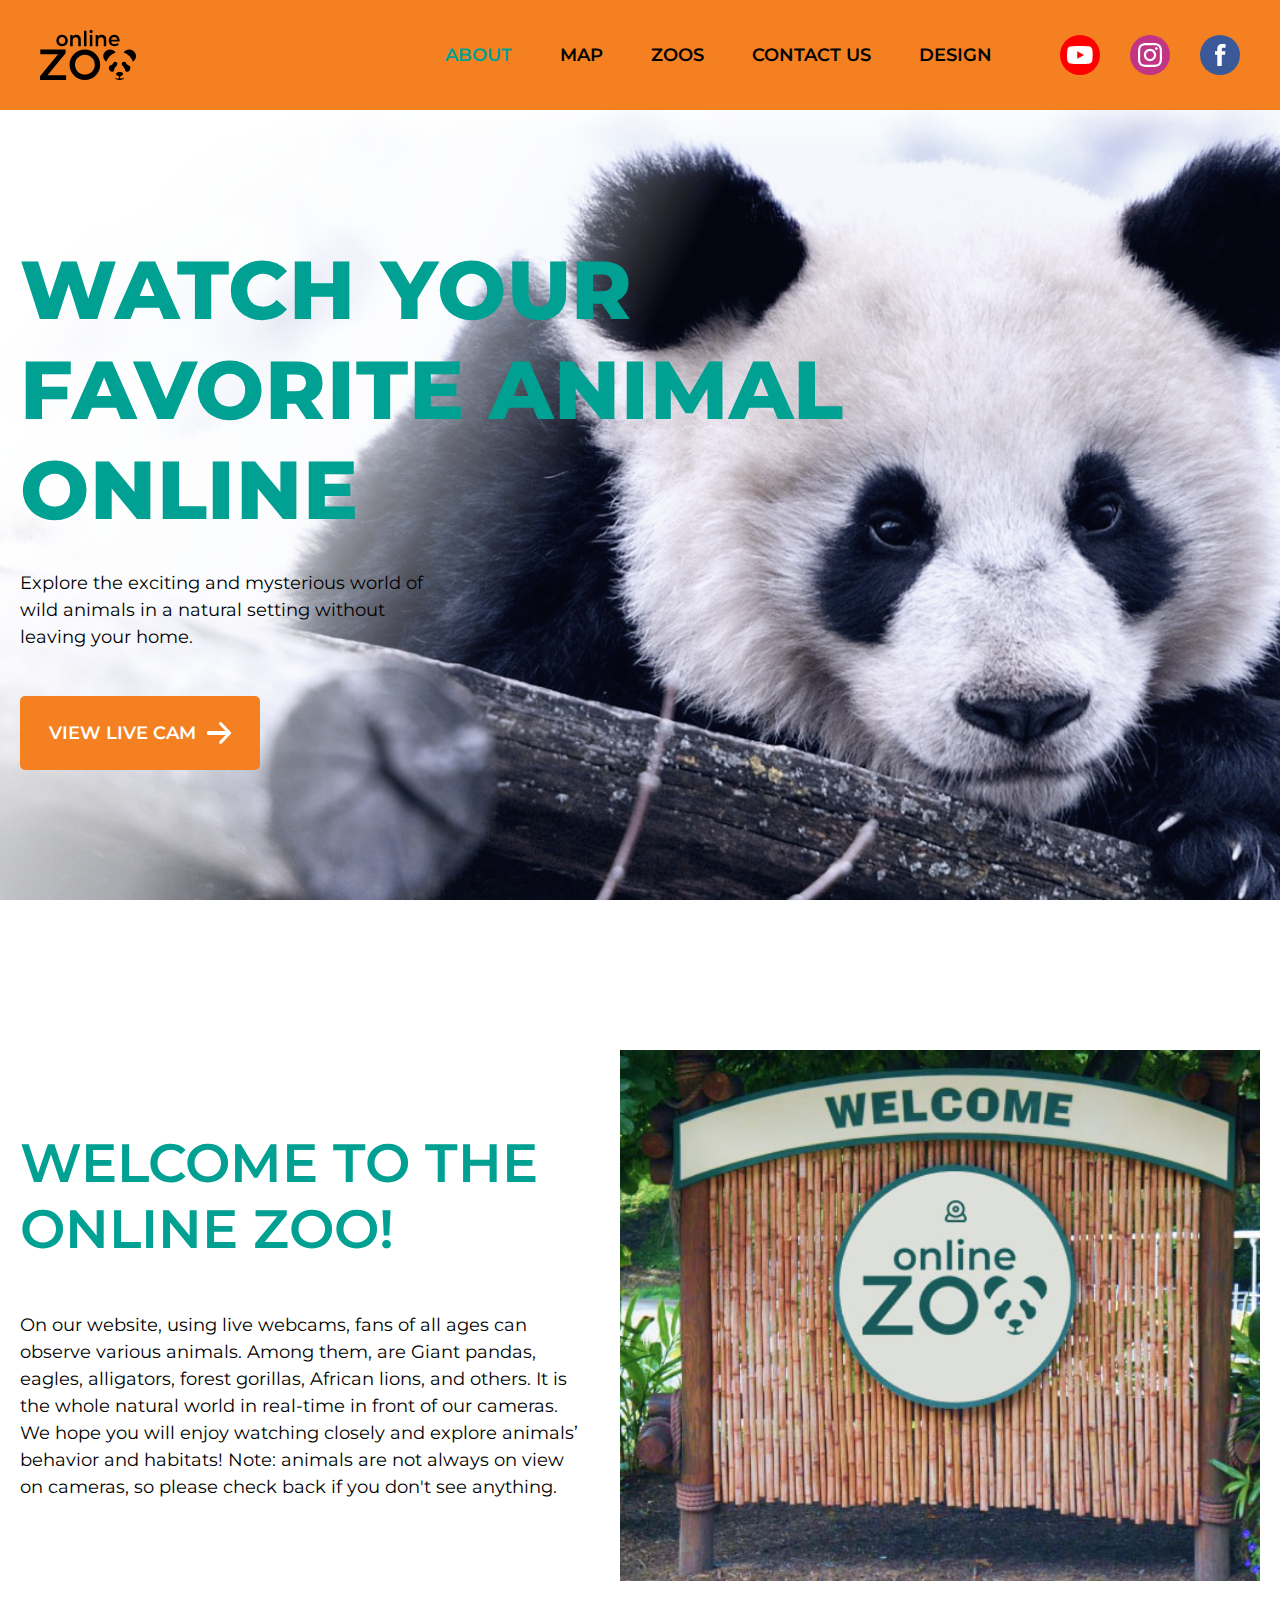
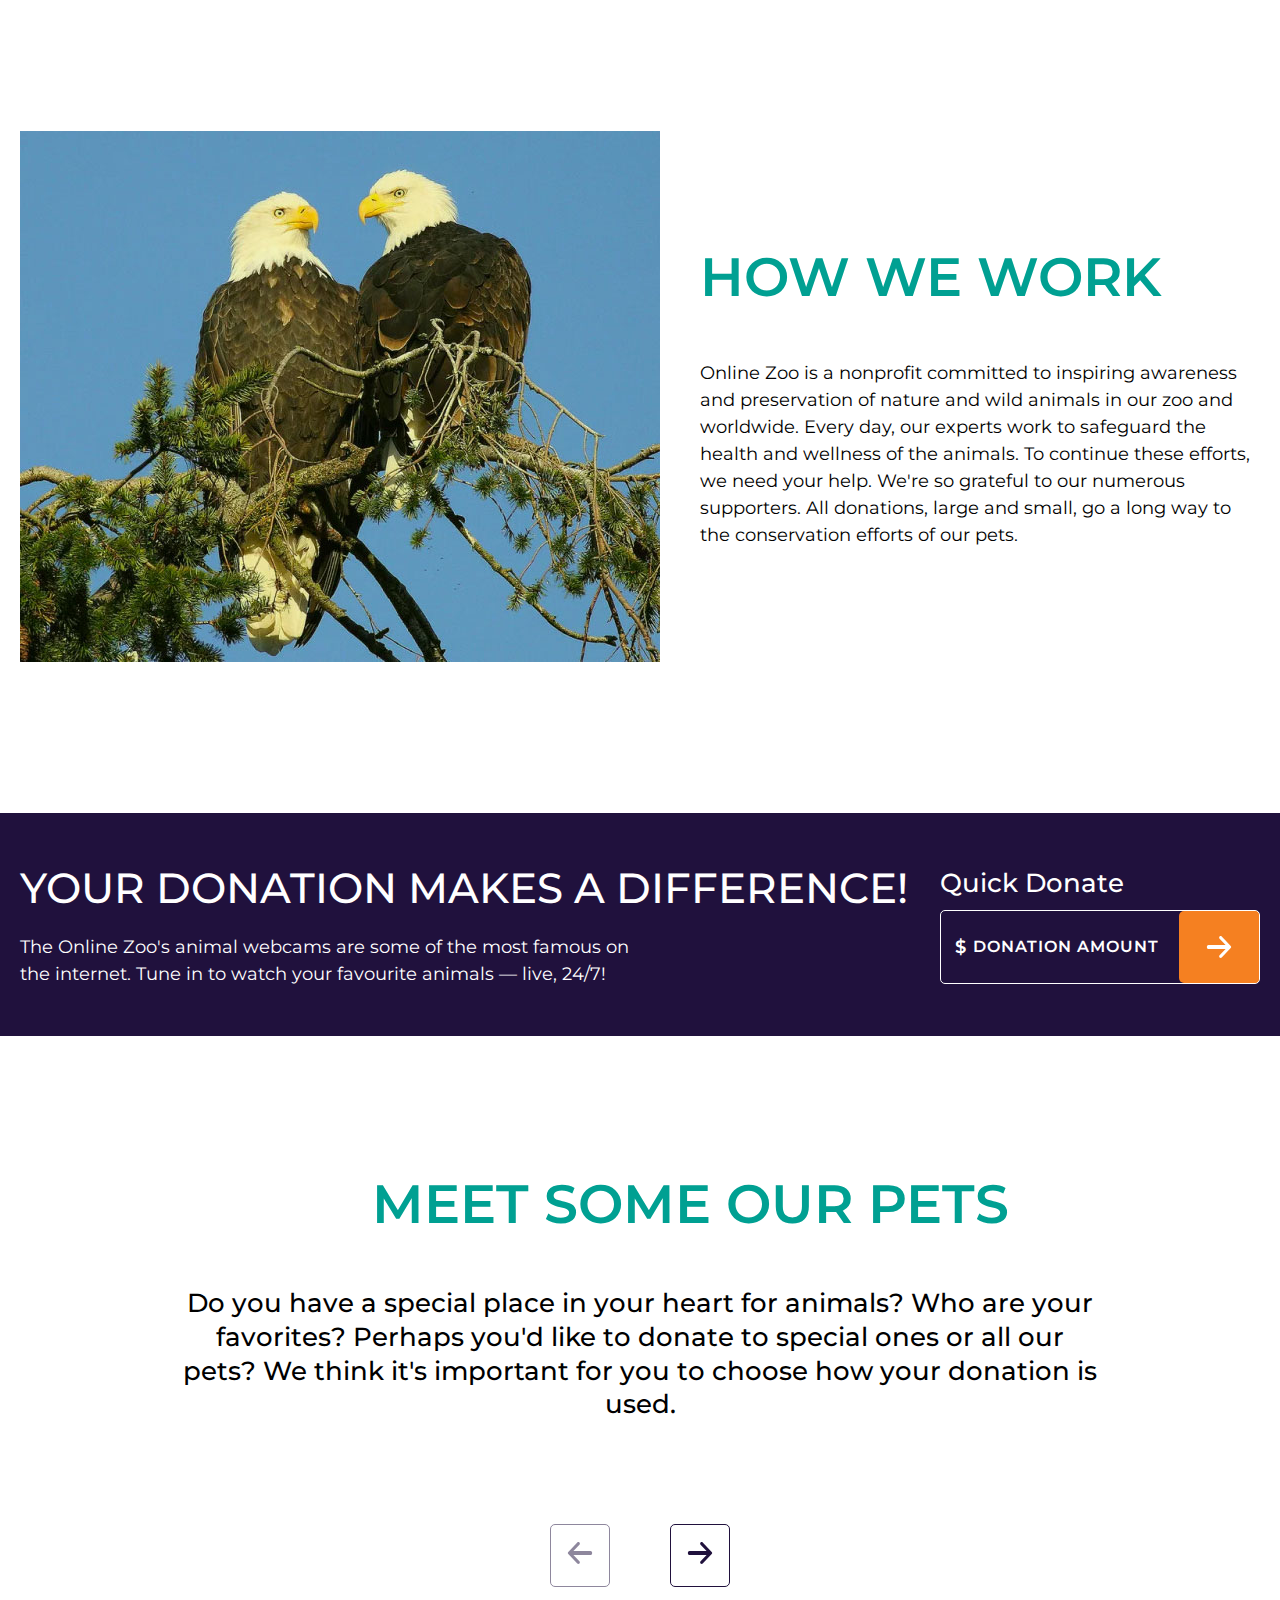
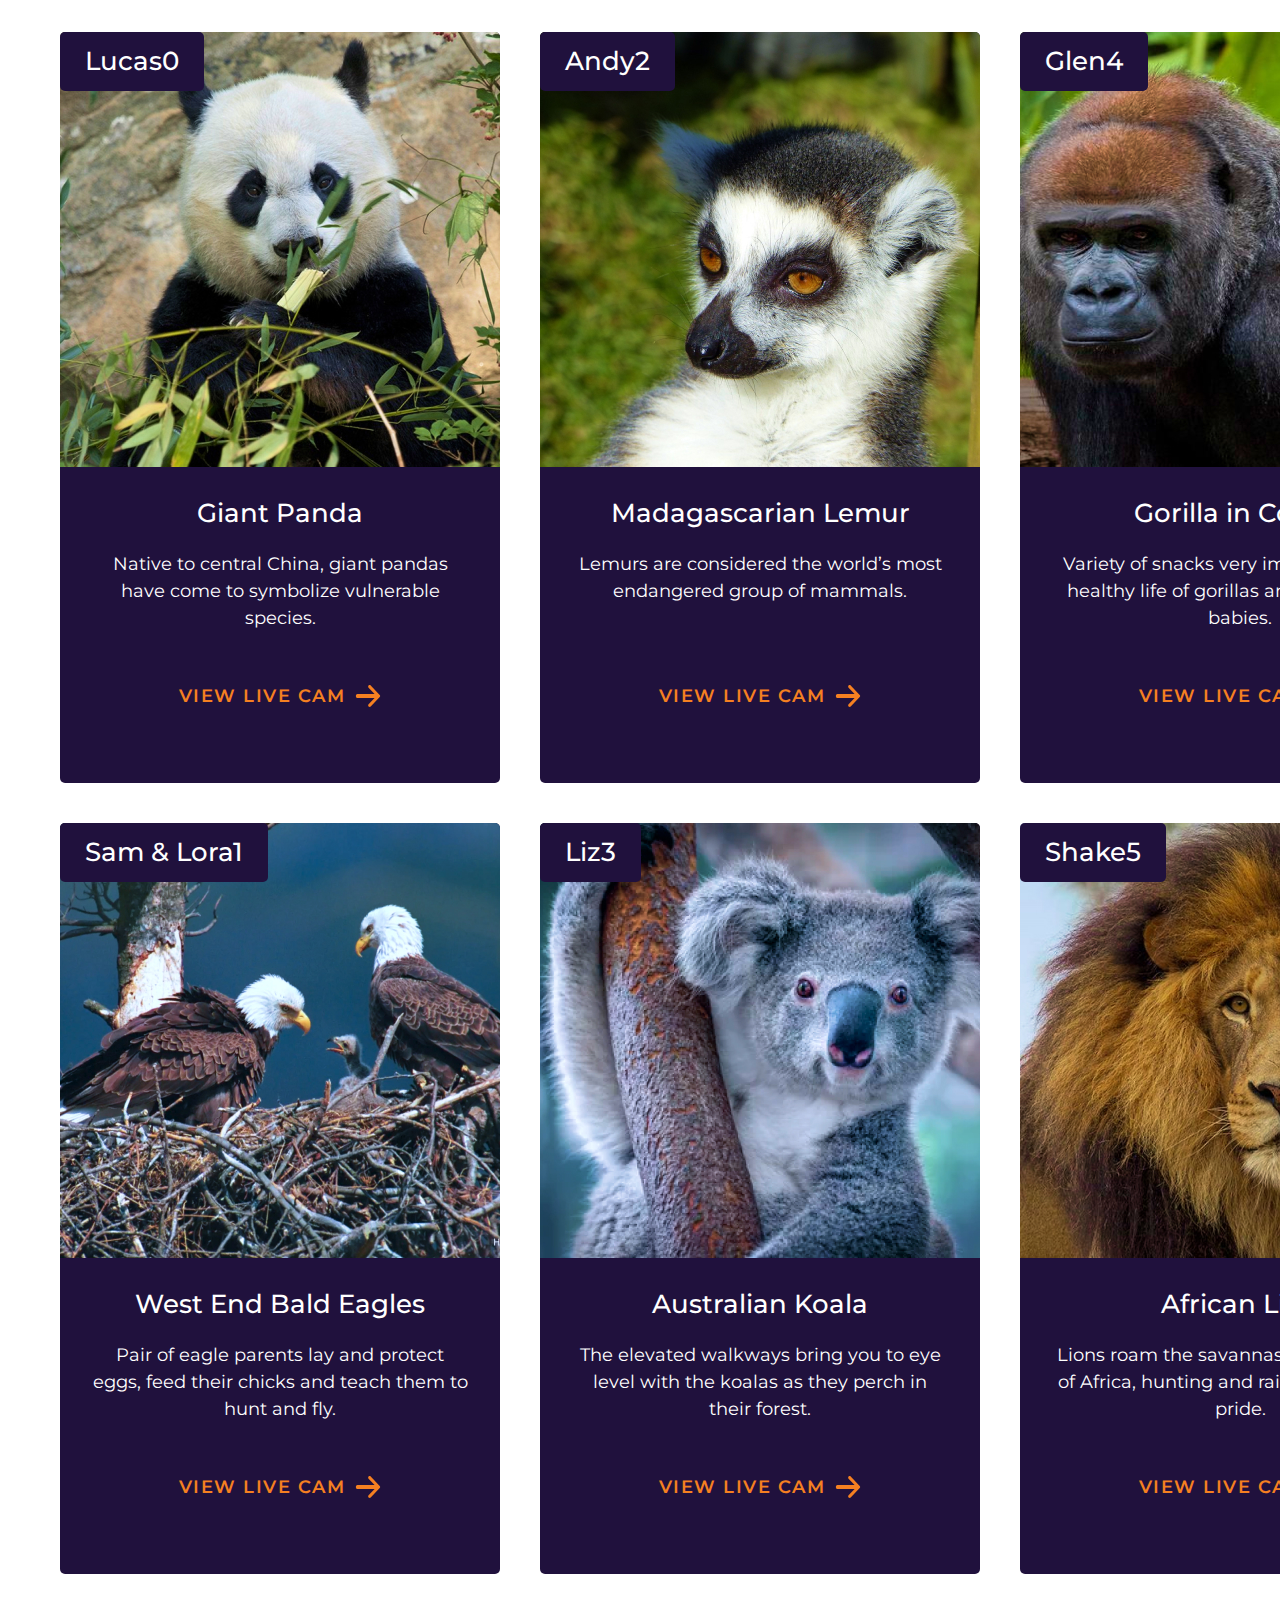
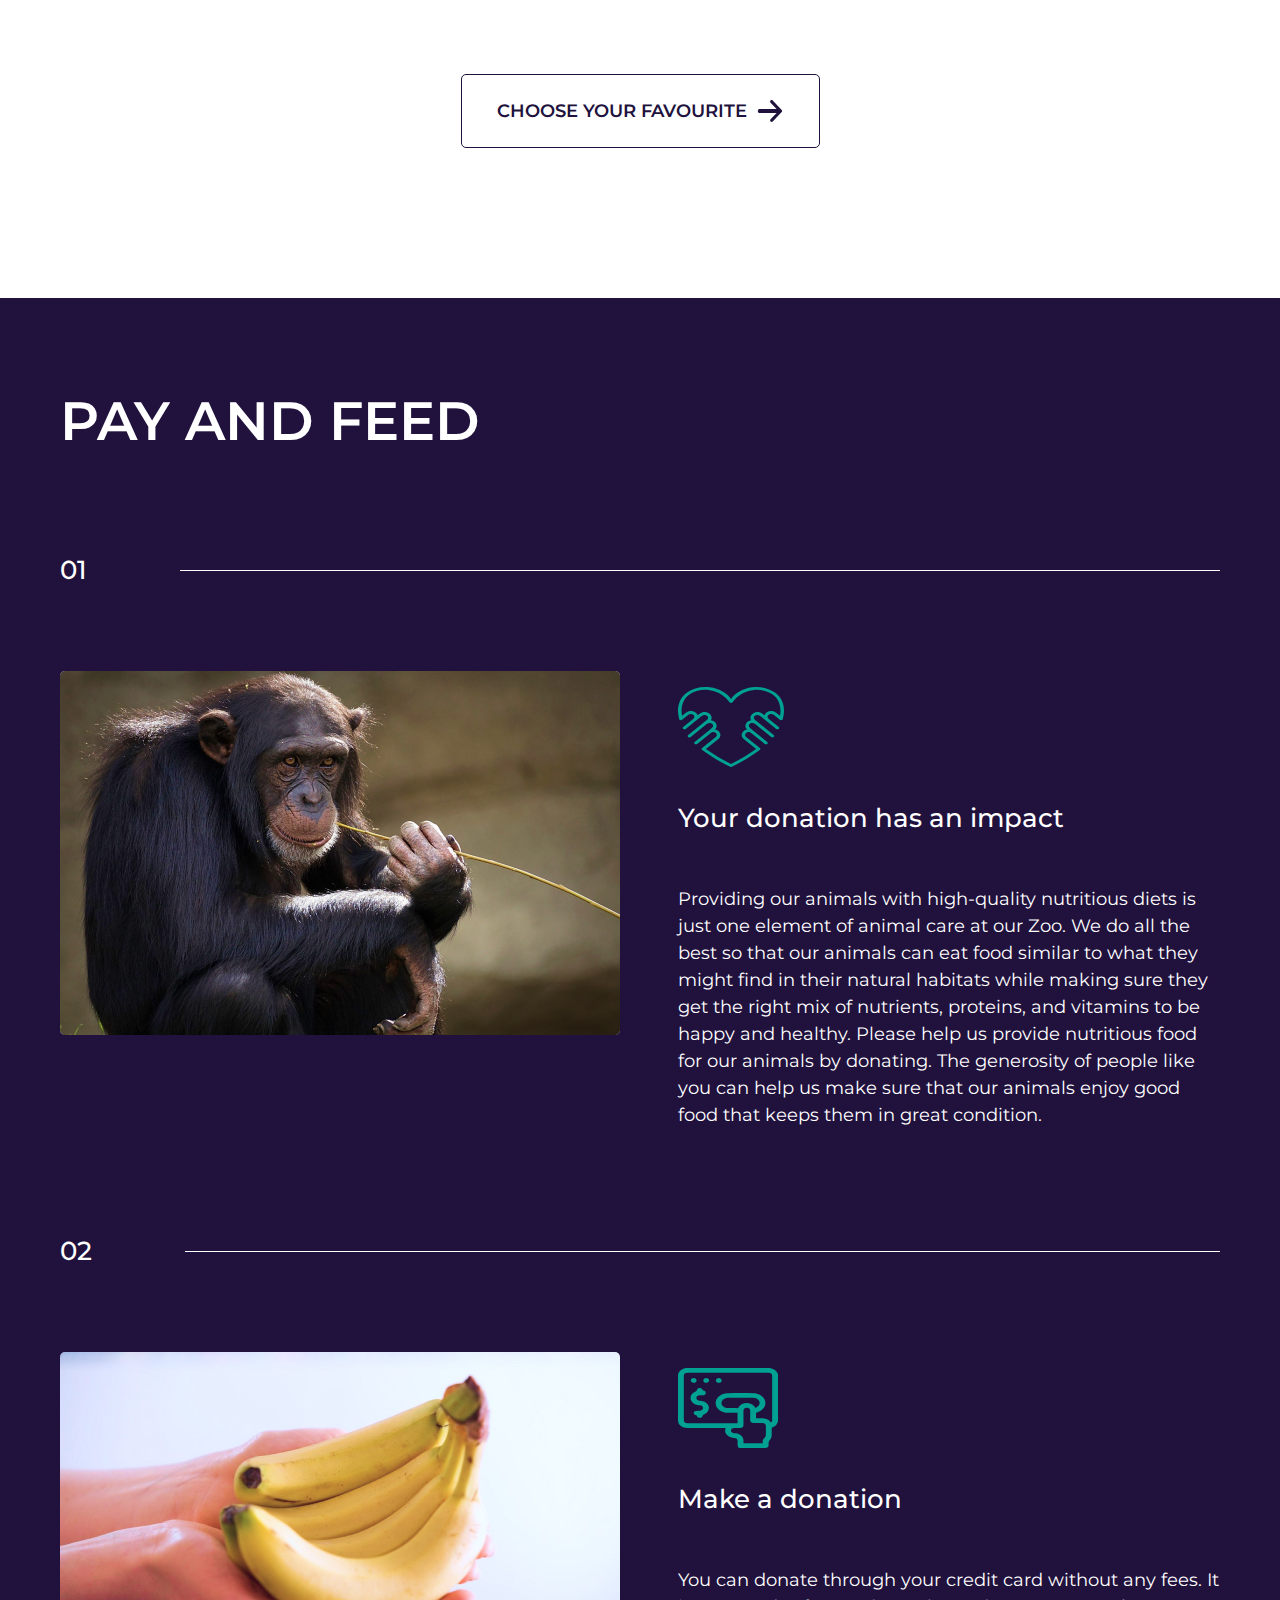
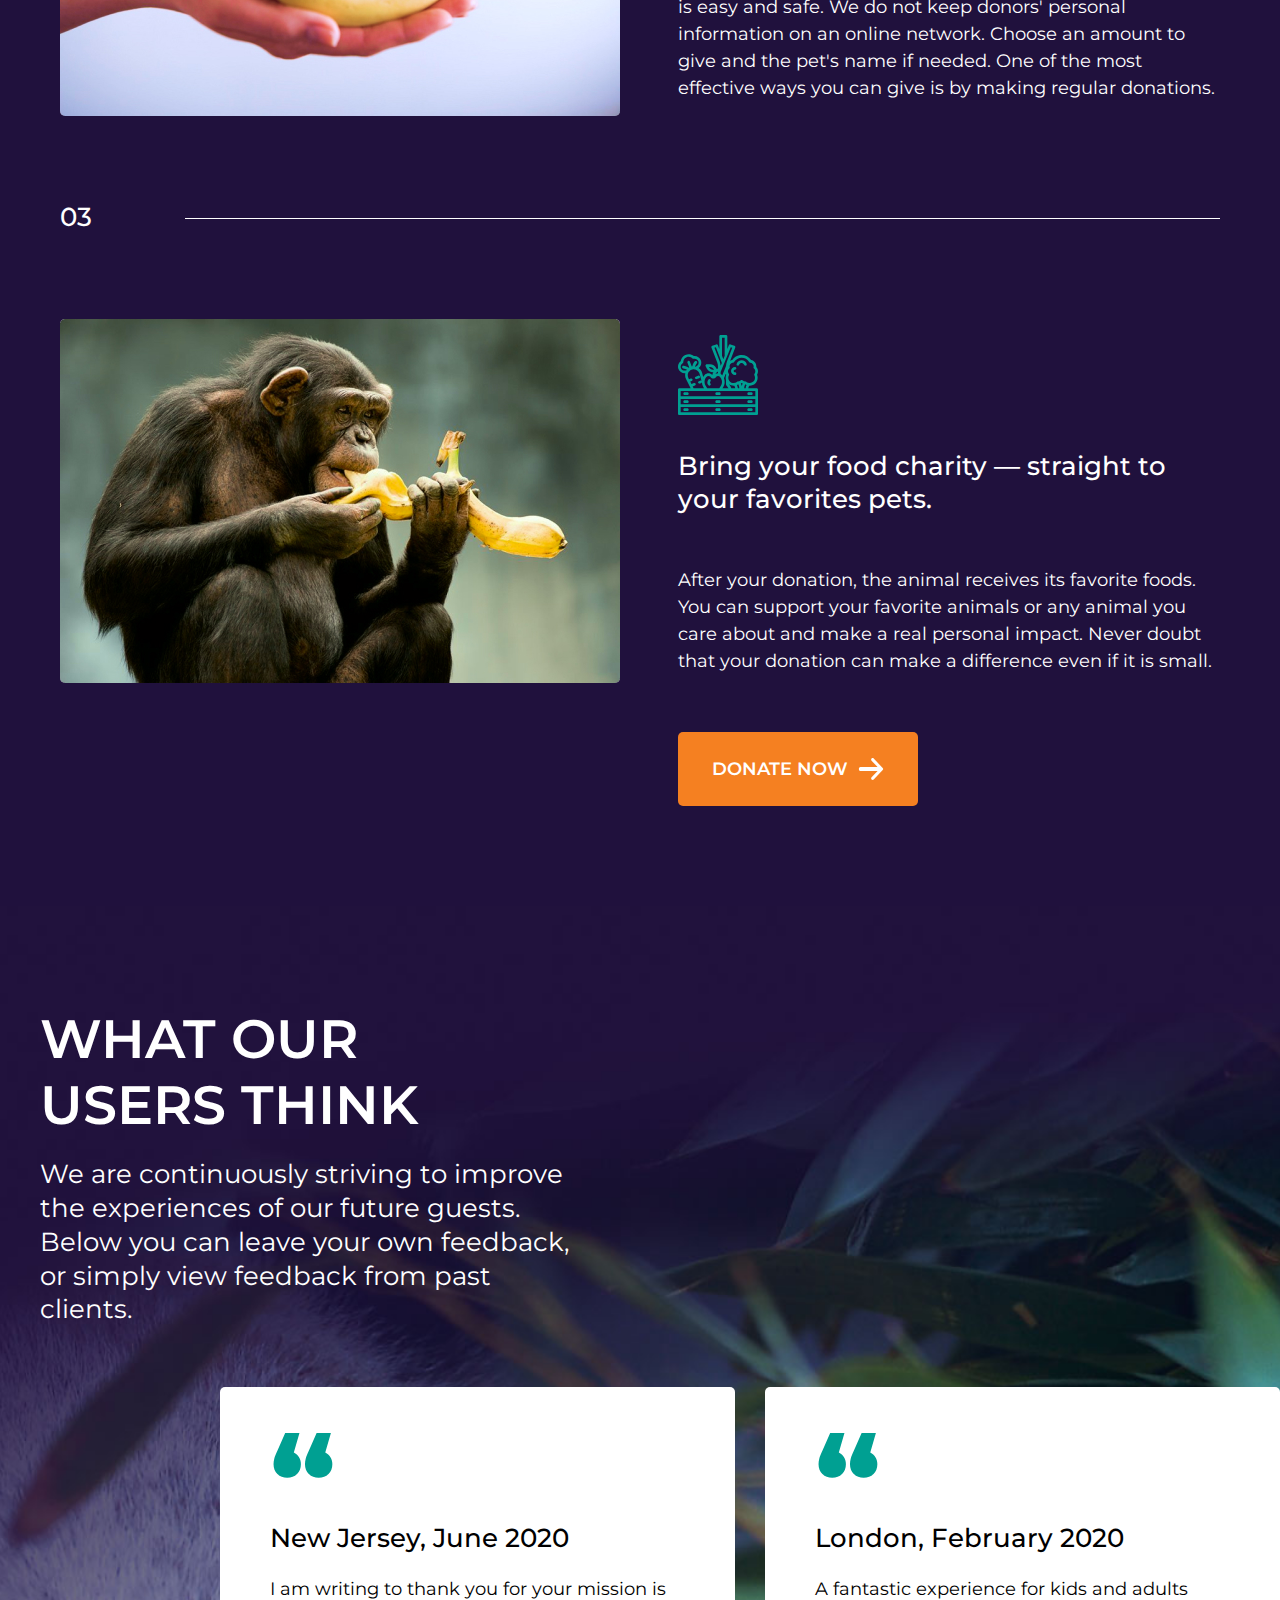
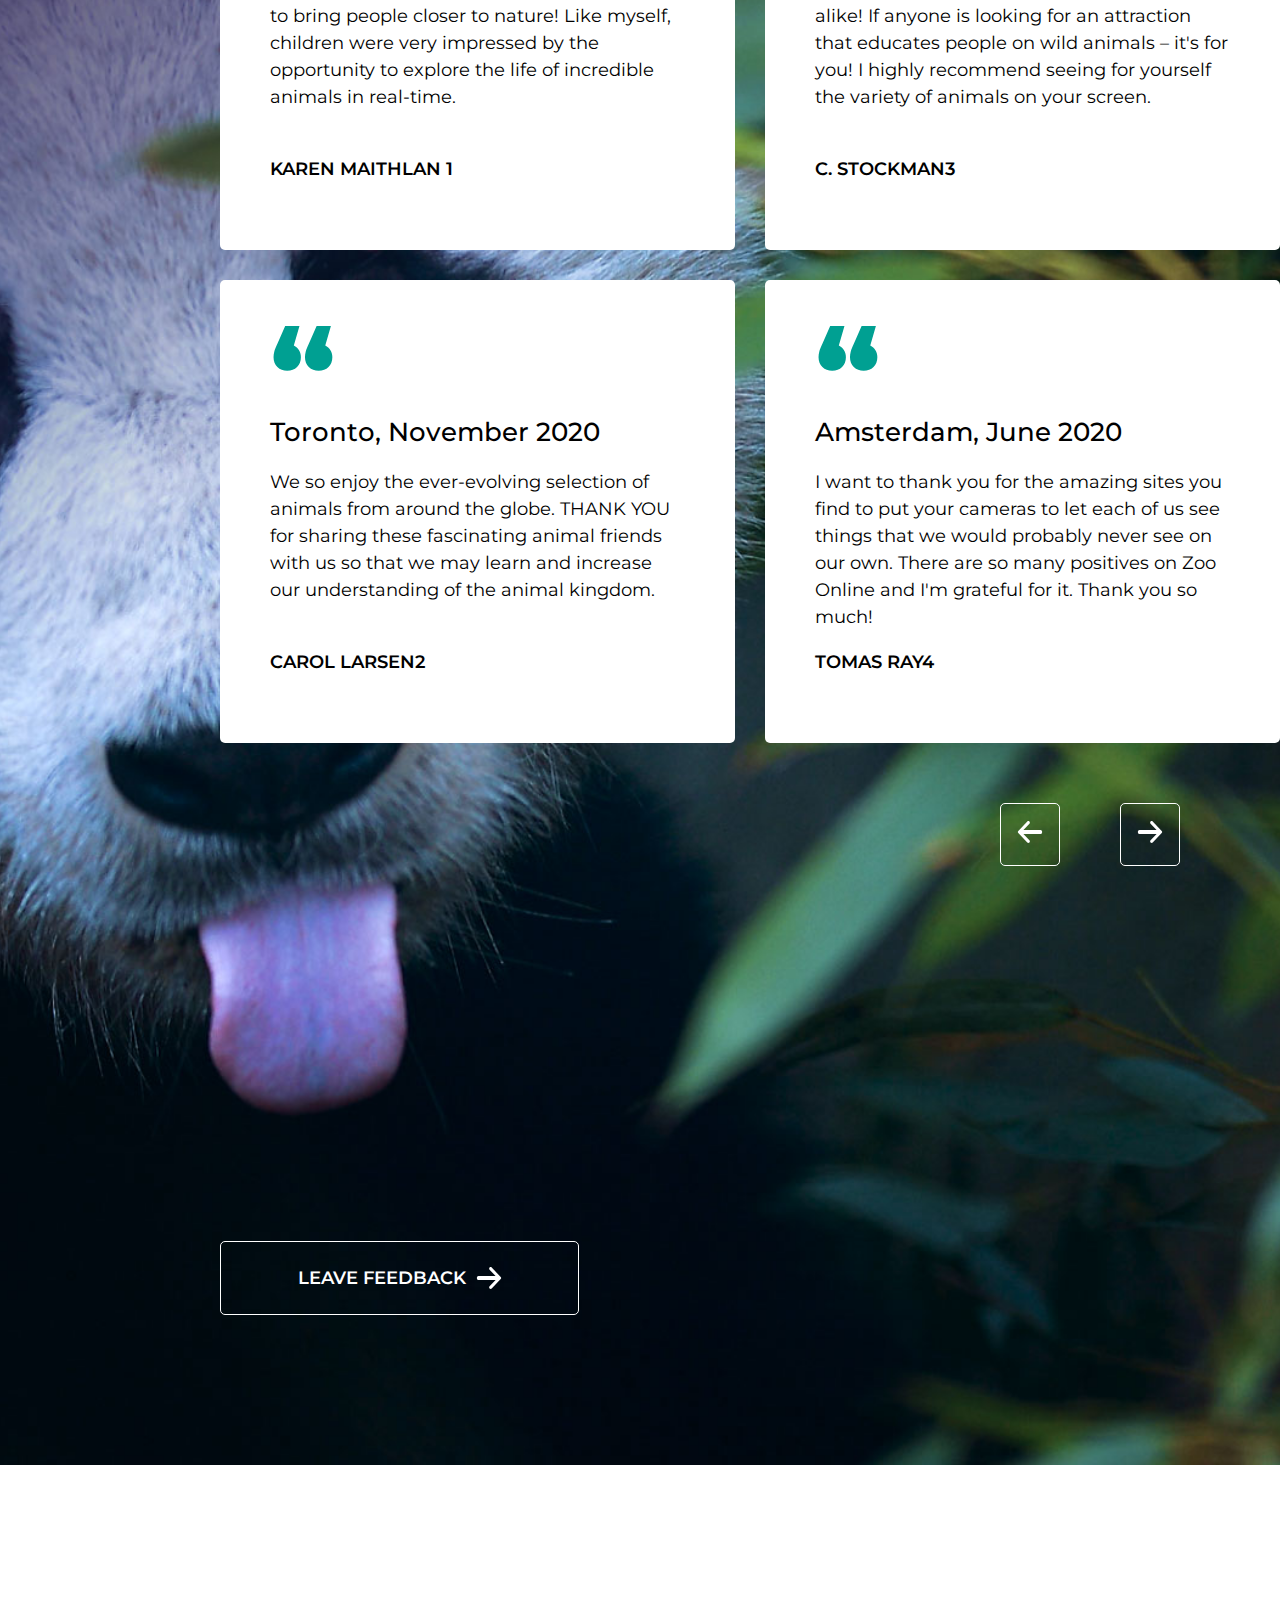
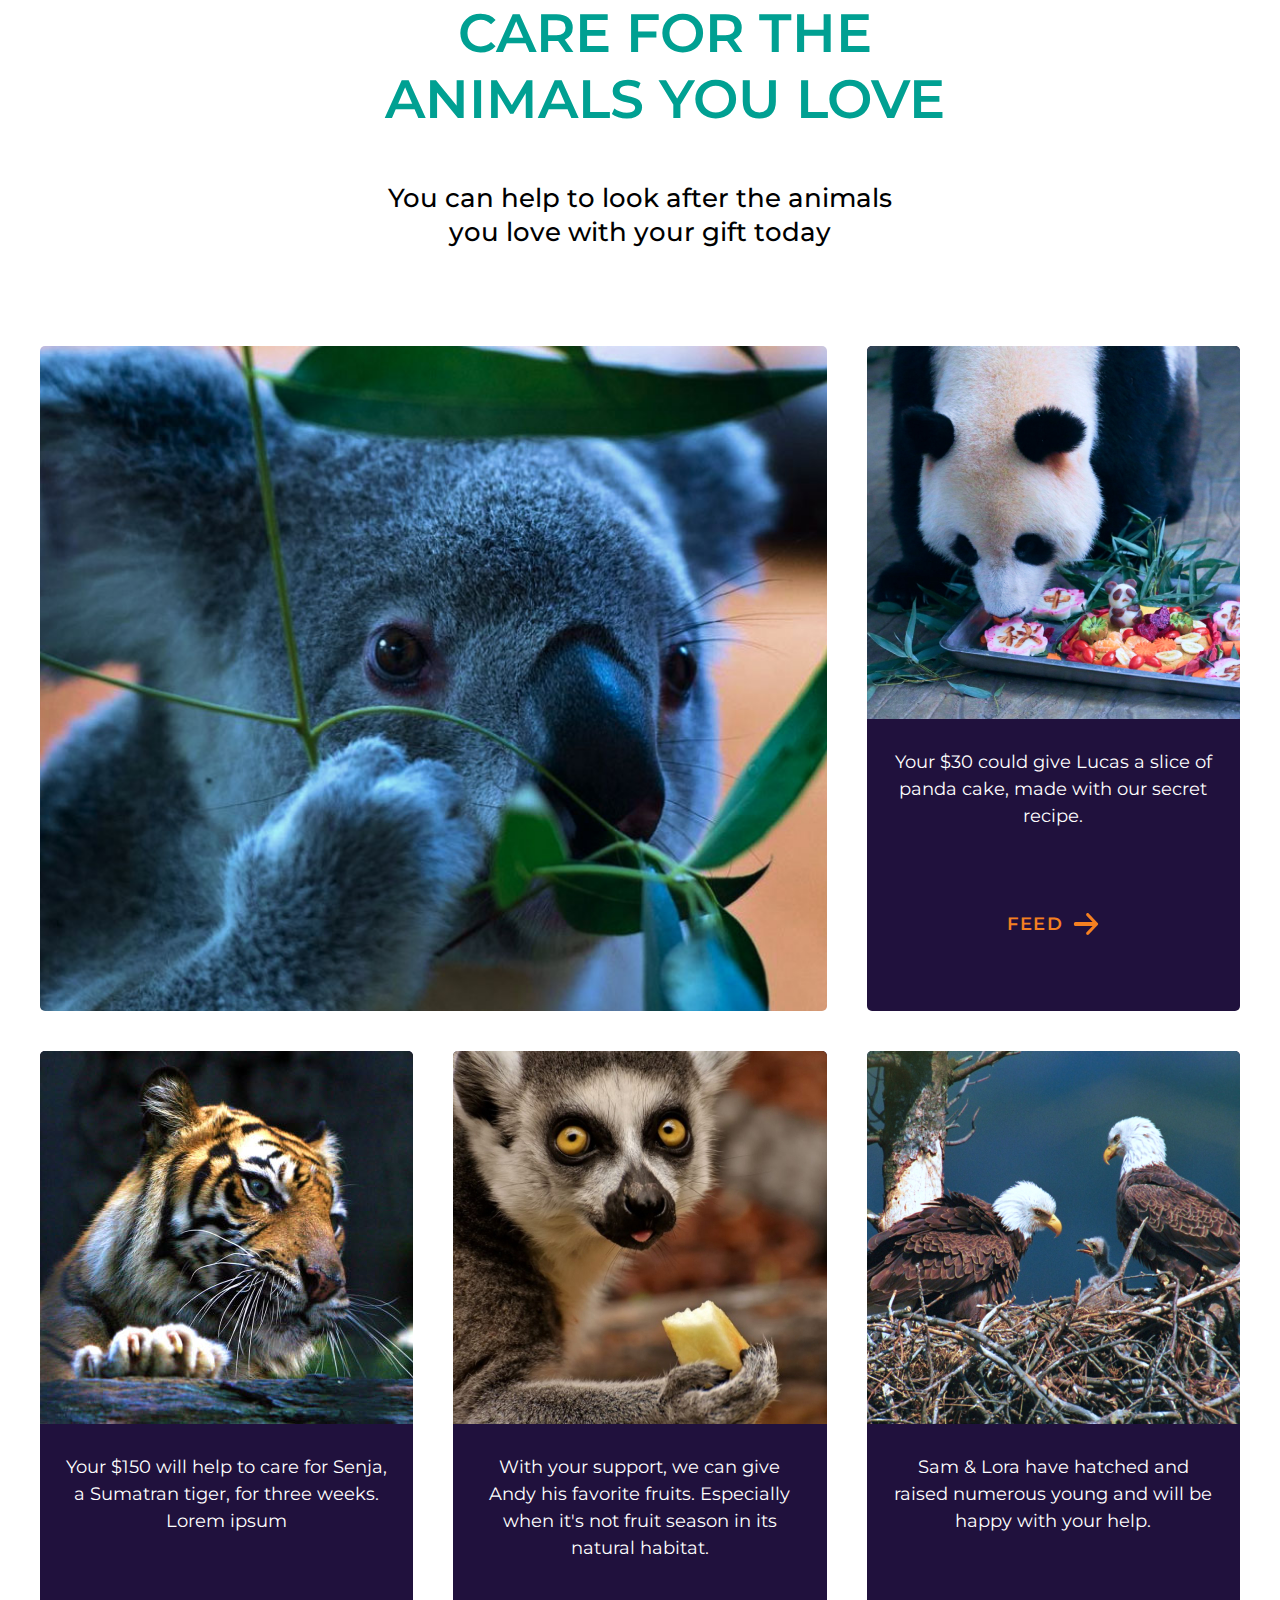
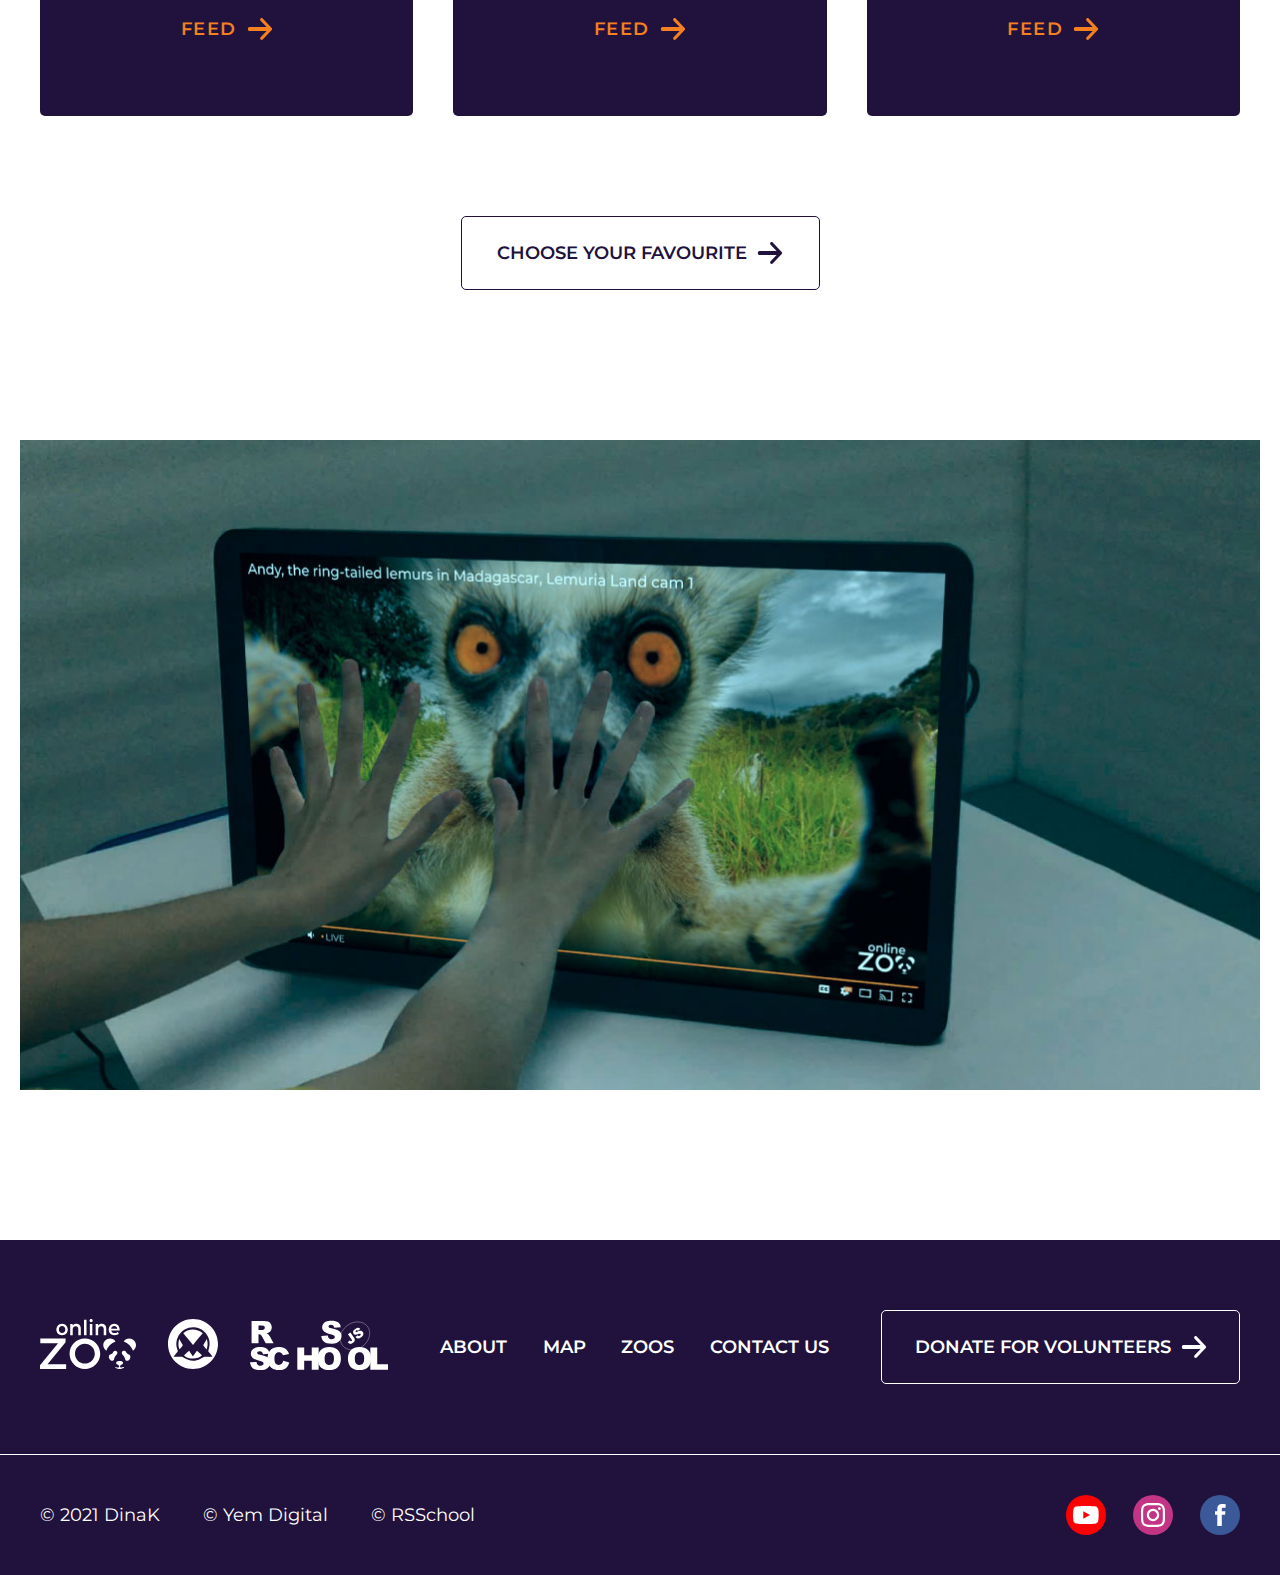
<file: pages/about/index.html>
<!DOCTYPE html>
<html lang="en">
<head>
   <meta charset="UTF-8">
   <meta http-equiv="X-UA-Compatible" content="IE=edge">
   <meta name="viewport" content="width=device-width, initial-scale=1.0">
   <title>Online zoo</title>
   <!--Google Fonts-->
   <link rel="preconnect" href="https://fonts.gstatic.com">
   <link href="https://fonts.googleapis.com/css2?family=Montserrat:wght@400;500;600;700;800;900&display=swap" rel="stylesheet">
   <!--Normalize-->
   <link rel="stylesheet" href="normalize.css">
   <!--Project style-->
   <link rel="stylesheet" href="style.css">
   <!--Favicon-->
   <link rel="apple-touch-icon" sizes="180x180" href="../../assets/icons/fav/apple-touch-icon.png">
   <link rel="icon" type="image/png" sizes="32x32" href="../../assets/icons/fav/favicon-32x32.png">
   <link rel="icon" type="image/png" sizes="16x16" href="../../assets/icons/fav/favicon-16x16.png">
   <link rel="manifest" href="../../assets/icons/fav/site.webmanifest">
</head>
<body>
<div class="wrapper">
   <header class="header lock-padding">
      <div class="container header__container">
         <div class="header__body">
            <div class="header__logo">
               <a href="../about/index.html"><img src="../../assets/icons/logo.svg" alt="logo online-zoo"></a>
            </div>
            <div class="header__right">
               <nav class="header__nav">
                  <ul class="header__menu menu">
                     <li class="menu__item current">
                        <a href="#" class="menu__link">About</a>
                     </li>
                     <li class="menu__item">
                        <a href="../map/map.html" class="menu__link">map</a>
                     </li>
                     <li class="menu__item">
                        <a href="../zoos/panda/panda.html" class="menu__link">Zoos</a>
                     </li>
                     <li class="menu__item">
                        <a href="../contact/contact.html" class="menu__link">Contact us</a>
                     </li>
                     <li class="menu__item">
                        <a href="https://www.figma.com/file/lnK11foY8Aoa6oOlDXovVN/Online-ZOO-Project?node-id=0%3A1" class="menu__link">design</a>
                     </li>
                  </ul>
               </nav>
               <ul class="header__socials socials">
                  <li class="social__item youtube"><a href="https://www.youtube.com/"></a></li>
                  <li class="social__item instagram"><a href="https://www.instagram.com/?hl=ru"></a></li>
                  <li class="social__item facebook"><a href="https://www.facebook.com/"></a></li>
               </ul>
            </div>
            <h1 class="visually-hidden">Online Zoo</h1>
            <div class="burger">
               <span class="line line1"></span>
               <span class="line line2"></span>
               <span class="line line3"></span>
               <span class="line line4"></span>
            </div>
         </div>
      </div>
   </header>
   <section class="hero">
      <div class="container">
         <div class="hero_content">
            <h2 class="hero_title">Watch your favorite animal online</h2>
            <p class="hero_text text">Explore the exciting and mysterious world of wild animals in a natural setting without leaving your home.</p>
            <a href="../zoos/panda/panda.html" class="hero_btn btn btn_orange">
               <span>VIEW LIVE CAM</span>
               <img src="../../assets/icons/arrow.svg" alt="arrow">
            </a>
         </div>
      </div>
   </section>
   <section class="welcome">
      <div class="container">
         <div class="welcome_body">
            <div class="welcome_desc welcom_item1">
               <h2 class="welcome_title title title_accent">Welcome to the Online Zoo!</h2>
               <p class="welcome_text text">On our website, using live webcams, fans of all ages can observe various animals. Among them, are Giant pandas, eagles, alligators, forest gorillas, African lions, and others. It is the whole natural world in real-time in front of our cameras.<span class="crop-text"> We hope you will enjoy watching closely and explore animals’ behavior and habitats! Note: animals are not always on view on cameras, so please check back if you don't see anything.</span></p>
            </div>
            <div class="welcome_pic">
               <img src="../../assets/images/welcome.jpg" alt="entrance to the zoo">
            </div>
         </div>
      </div>
   </section>
   <section class="welcome">
      <div class="container container__how">
         <div class="welcome_body welcome_body__how">
            <div class="welcome_pic welcom_item1" id="welcome_pic__how">
               <img src="../../assets/images/how.jpg" alt="couple of eagles">
            </div>
            <div class="welcome_desc welcome_desc__how">
               <h2 class="welcome_title title title_accent">How we work</h2>
               <p class="welcome_text text">Online Zoo is a nonprofit committed to inspiring awareness and preservation of nature and wild animals in our zoo and worldwide. <span class="crop-text">Every day, our experts work to safeguard the health and wellness of the animals.</span> To continue these efforts, we need your help. We're so grateful to our <span class="crop-text">numerous</span> supporters. All donations, large and small, go a long way to the conservation efforts of our pets.</p>
            </div>
         </div>
      </div>
   </section>
   <section class="donate">
      <div class="container">
         <div class="donate_body">
            <div class="donate_item donate_desc">
               <h3 class="donate_title">Your donation makes a difference!</h3>
               <p class="donate_text">The Online Zoo's animal webcams are some of the most famous on the internet. Tune in to watch your favourite animals — live,&nbsp;24/7!</p>
            </div>
            <div class="donate_item">
               <p class="donate_name">Quick Donate</p>
               <form action="#" class="donate__form donate-form">
                  <div class="donate-form__body">
                     <p class="donate-form__unit">$</p>
                     <input type="number" id="donateIput"
                        class="donate-form__input" 
                        placeholder="Donation Amount"
                        onkeypress="this.value=this.value.substring(0,3);">
                  </div>
                  <a href="#popup1" type="submit" class="donate-form__btn popup-link">
                     <img src="../../assets/icons/arrow.svg" alt="">
                  </a>
               </form>
            </div>
         </div>
      </div>
   </section>
   <section class="pets">
      <div class="container pets__container">
         <h2 class="pets__title title title_accent">meet some our Pets</h2>
         <p class="pets__text text_caption">Do you have a special place in your heart for animals? Who are your favorites? Perhaps you'd like to donate to special ones or all our pets? We think it's important for you to choose how your donation is used. </p>
         <div class="pets__controls controls hidden">
            <div class="controls__arrow pets-prev">
               <svg class="controls__arrow-img" width="26" height="22" viewBox="0 0 26 22" fill="none" xmlns="http://www.w3.org/2000/svg">
                  <path fill-rule="evenodd" clip-rule="evenodd" d="M11.9318 0.119971C12.1139 0.199174 12.2794 0.315255 12.4187 0.461565C12.5583 0.607505 12.6691 0.780876 12.7446 0.971748C12.8202 1.16262 12.8591 1.36724 12.8591 1.57389C12.8591 1.78055 12.8202 1.98517 12.7446 2.17604C12.6691 2.36691 12.5583 2.54028 12.4187 2.68622L6.39097 9H23.5416C23.9659 9 24.3729 9.21071 24.673 9.58579C24.973 9.96086 25.1416 10.4696 25.1416 11C25.1416 11.5304 24.973 12.0391 24.673 12.4142C24.3729 12.7893 23.9659 13 23.5416 13H6.39018L12.4187 19.3146C12.7002 19.6096 12.8584 20.0097 12.8584 20.4269C12.8584 20.8441 12.7002 21.2443 12.4187 21.5393C12.1371 21.8343 11.7553 22 11.3571 22C10.959 22 10.5771 21.8343 10.2956 21.5393L1.29962 12.1127C1.15999 11.9668 1.04921 11.7934 0.973627 11.6026C0.898043 11.4117 0.859135 11.2071 0.859135 11.0004C0.859135 10.7938 0.898043 10.5891 0.973627 10.3983C1.04921 10.2074 1.15999 10.034 1.29962 9.88808L10.2956 0.461565C10.4349 0.315255 10.6003 0.199174 10.7825 0.119971C10.9646 0.0407677 11.1599 0 11.3571 0C11.5543 0 11.7496 0.0407677 11.9318 0.119971Z"/>
               </svg>
            </div>
            <div class="controls__arrow pets-next">
               <svg class="controls__arrow-img" width="26" height="22" viewBox="0 0 26 22" fill="none" xmlns="http://www.w3.org/2000/svg">
                  <path fill-rule="evenodd" clip-rule="evenodd" d="M14.0682 0.119971C13.8861 0.199174 13.7206 0.315255 13.5813 0.461565C13.4417 0.607505 13.3309 0.780876 13.2554 0.971748C13.1798 1.16262 13.1409 1.36724 13.1409 1.57389C13.1409 1.78055 13.1798 1.98517 13.2554 2.17604C13.3309 2.36691 13.4417 2.54028 13.5813 2.68622L19.609 9H2.4584C2.03405 9 1.62709 9.21071 1.32703 9.58579C1.02697 9.96086 0.858398 10.4696 0.858398 11C0.858398 11.5304 1.02697 12.0391 1.32703 12.4142C1.62709 12.7893 2.03405 13 2.4584 13H19.6098L13.5813 19.3146C13.2998 19.6096 13.1416 20.0097 13.1416 20.4269C13.1416 20.8441 13.2998 21.2443 13.5813 21.5393C13.8629 21.8343 14.2447 22 14.6429 22C15.041 22 15.4229 21.8343 15.7044 21.5393L24.7004 12.1127C24.84 11.9668 24.9508 11.7934 25.0264 11.6026C25.102 11.4117 25.1409 11.2071 25.1409 11.0004C25.1409 10.7938 25.102 10.5891 25.0264 10.3983C24.9508 10.2074 24.84 10.034 24.7004 9.88808L15.7044 0.461565C15.5651 0.315255 15.3997 0.199174 15.2175 0.119971C15.0354 0.0407677 14.8401 0 14.6429 0C14.4457 0 14.2504 0.0407677 14.0682 0.119971Z"/>
               </svg>
            </div>
         </div>
      </div>
      <div class="pets__carousel-box">
         <div class="pets__cards-wrapper">
            <div class="pets-carousel">               
               <div class="pets-carousel__gallery">
                  <div class="pets-card__gradient"></div>
                  <div class="pets-carousel__cards">
                     <div class="pets__card pets-card" data-url="../zoos/panda/panda.html">   
                        <p class="pets-card__name">Lucas0</p>
                        <div class="pets-card__pic">
                           <img src="../../assets/images/panda.jpg" alt="Giant Panda">
                        </div>
                        <h4 class="pets-card__title card__title">Giant Panda</h4>
                        <p class="pets-card__text card__text">Native to central China, giant pandas have come to symbolize vulnerable species.</p>
                        <div  class="pets-card__link card__link">
                           <span>VIEW LIVE CAM</span>
                           <svg class="btn-arrow" width="26" height="22" viewBox="0 0 26 22" fill="none" xmlns="http://www.w3.org/2000/svg">
                              <path fill-rule="evenodd" clip-rule="evenodd" d="M14.0682 0.119971C13.8861 0.199174 13.7206 0.315255 13.5813 0.461565C13.4417 0.607505 13.3309 0.780876 13.2554 0.971748C13.1798 1.16262 13.1409 1.36724 13.1409 1.57389C13.1409 1.78055 13.1798 1.98517 13.2554 2.17604C13.3309 2.36691 13.4417 2.54028 13.5813 2.68622L19.609 9H2.4584C2.03405 9 1.62709 9.21071 1.32703 9.58579C1.02697 9.96086 0.858398 10.4696 0.858398 11C0.858398 11.5304 1.02697 12.0391 1.32703 12.4142C1.62709 12.7893 2.03405 13 2.4584 13H19.6098L13.5813 19.3146C13.2998 19.6096 13.1416 20.0097 13.1416 20.4269C13.1416 20.8441 13.2998 21.2443 13.5813 21.5393C13.8629 21.8343 14.2447 22 14.6429 22C15.041 22 15.4229 21.8343 15.7044 21.5393L24.7004 12.1127C24.84 11.9668 24.9508 11.7934 25.0264 11.6026C25.102 11.4117 25.1409 11.2071 25.1409 11.0004C25.1409 10.7938 25.102 10.5891 25.0264 10.3983C24.9508 10.2074 24.84 10.034 24.7004 9.88808L15.7044 0.461565C15.5651 0.315255 15.3997 0.199174 15.2175 0.119971C15.0354 0.0407677 14.8401 0 14.6429 0C14.4457 0 14.2504 0.0407677 14.0682 0.119971Z"/>
                           </svg>
                        </div>
                     </div>
                     <a href="../zoos/eagle/eagle.html" class="pets__card pets-card">   
                        <p class="pets-card__name row2">Sam & Lora1</p>
                        <div class="pets-card__pic">
                           <img src="../../assets/images/eagles.jpg" alt="West End Bald Eagles">
                        </div>
                        <h4 class="pets-card__title card__title">West End Bald Eagles</h4>
                        <p class="pets-card__text card__text">Pair of eagle parents lay and protect eggs, feed their chicks and teach them to hunt and fly.</p>
                        <div class="pets-card__link card__link">
                           <span>VIEW LIVE CAM</span>
                           <svg class="btn-arrow" width="26" height="22" viewBox="0 0 26 22" fill="none" xmlns="http://www.w3.org/2000/svg">
                              <path fill-rule="evenodd" clip-rule="evenodd" d="M14.0682 0.119971C13.8861 0.199174 13.7206 0.315255 13.5813 0.461565C13.4417 0.607505 13.3309 0.780876 13.2554 0.971748C13.1798 1.16262 13.1409 1.36724 13.1409 1.57389C13.1409 1.78055 13.1798 1.98517 13.2554 2.17604C13.3309 2.36691 13.4417 2.54028 13.5813 2.68622L19.609 9H2.4584C2.03405 9 1.62709 9.21071 1.32703 9.58579C1.02697 9.96086 0.858398 10.4696 0.858398 11C0.858398 11.5304 1.02697 12.0391 1.32703 12.4142C1.62709 12.7893 2.03405 13 2.4584 13H19.6098L13.5813 19.3146C13.2998 19.6096 13.1416 20.0097 13.1416 20.4269C13.1416 20.8441 13.2998 21.2443 13.5813 21.5393C13.8629 21.8343 14.2447 22 14.6429 22C15.041 22 15.4229 21.8343 15.7044 21.5393L24.7004 12.1127C24.84 11.9668 24.9508 11.7934 25.0264 11.6026C25.102 11.4117 25.1409 11.2071 25.1409 11.0004C25.1409 10.7938 25.102 10.5891 25.0264 10.3983C24.9508 10.2074 24.84 10.034 24.7004 9.88808L15.7044 0.461565C15.5651 0.315255 15.3997 0.199174 15.2175 0.119971C15.0354 0.0407677 14.8401 0 14.6429 0C14.4457 0 14.2504 0.0407677 14.0682 0.119971Z"/>
                           </svg>
                        </div>
                     </a>
                     <a href="../zoos/lemur/lemur.html" class="pets__card pets-card">   
                        <p class="pets-card__name">Andy2</p>
                        <div class="pets-card__pic">
                           <img src="../../assets/images/lemur.jpg" alt="Madagascarian Lemur">
                        </div>
                        <h4 class="pets-card__title card__title">Madagascarian Lemur</h4>
                        <p class="pets-card__text card__text">Lemurs are considered the world’s most endangered group of mammals.</p>
                        <div class="pets-card__link card__link">
                           <span>VIEW LIVE CAM</span>
                           <svg class="btn-arrow" width="26" height="22" viewBox="0 0 26 22" fill="none" xmlns="http://www.w3.org/2000/svg">
                              <path fill-rule="evenodd" clip-rule="evenodd" d="M14.0682 0.119971C13.8861 0.199174 13.7206 0.315255 13.5813 0.461565C13.4417 0.607505 13.3309 0.780876 13.2554 0.971748C13.1798 1.16262 13.1409 1.36724 13.1409 1.57389C13.1409 1.78055 13.1798 1.98517 13.2554 2.17604C13.3309 2.36691 13.4417 2.54028 13.5813 2.68622L19.609 9H2.4584C2.03405 9 1.62709 9.21071 1.32703 9.58579C1.02697 9.96086 0.858398 10.4696 0.858398 11C0.858398 11.5304 1.02697 12.0391 1.32703 12.4142C1.62709 12.7893 2.03405 13 2.4584 13H19.6098L13.5813 19.3146C13.2998 19.6096 13.1416 20.0097 13.1416 20.4269C13.1416 20.8441 13.2998 21.2443 13.5813 21.5393C13.8629 21.8343 14.2447 22 14.6429 22C15.041 22 15.4229 21.8343 15.7044 21.5393L24.7004 12.1127C24.84 11.9668 24.9508 11.7934 25.0264 11.6026C25.102 11.4117 25.1409 11.2071 25.1409 11.0004C25.1409 10.7938 25.102 10.5891 25.0264 10.3983C24.9508 10.2074 24.84 10.034 24.7004 9.88808L15.7044 0.461565C15.5651 0.315255 15.3997 0.199174 15.2175 0.119971C15.0354 0.0407677 14.8401 0 14.6429 0C14.4457 0 14.2504 0.0407677 14.0682 0.119971Z"/>
                           </svg>
                        </div>
                     </a>
                     <a href="#" class="pets__card pets-card">   
                        <p class="pets-card__name row2">Liz3</p>
                        <div class="pets-card__pic">
                           <img src="../../assets/images/koala.jpg" alt="Australian Koala">
                        </div>
                        <h4 class="pets-card__title card__title">Australian Koala</h4>
                        <p class="pets-card__text card__text">The elevated walkways bring you to eye level with the koalas as they perch in their forest.</p>
                        <div class="pets-card__link card__link">
                           <span>VIEW LIVE CAM</span>
                           <svg class="btn-arrow" width="26" height="22" viewBox="0 0 26 22" fill="none" xmlns="http://www.w3.org/2000/svg">
                              <path fill-rule="evenodd" clip-rule="evenodd" d="M14.0682 0.119971C13.8861 0.199174 13.7206 0.315255 13.5813 0.461565C13.4417 0.607505 13.3309 0.780876 13.2554 0.971748C13.1798 1.16262 13.1409 1.36724 13.1409 1.57389C13.1409 1.78055 13.1798 1.98517 13.2554 2.17604C13.3309 2.36691 13.4417 2.54028 13.5813 2.68622L19.609 9H2.4584C2.03405 9 1.62709 9.21071 1.32703 9.58579C1.02697 9.96086 0.858398 10.4696 0.858398 11C0.858398 11.5304 1.02697 12.0391 1.32703 12.4142C1.62709 12.7893 2.03405 13 2.4584 13H19.6098L13.5813 19.3146C13.2998 19.6096 13.1416 20.0097 13.1416 20.4269C13.1416 20.8441 13.2998 21.2443 13.5813 21.5393C13.8629 21.8343 14.2447 22 14.6429 22C15.041 22 15.4229 21.8343 15.7044 21.5393L24.7004 12.1127C24.84 11.9668 24.9508 11.7934 25.0264 11.6026C25.102 11.4117 25.1409 11.2071 25.1409 11.0004C25.1409 10.7938 25.102 10.5891 25.0264 10.3983C24.9508 10.2074 24.84 10.034 24.7004 9.88808L15.7044 0.461565C15.5651 0.315255 15.3997 0.199174 15.2175 0.119971C15.0354 0.0407677 14.8401 0 14.6429 0C14.4457 0 14.2504 0.0407677 14.0682 0.119971Z"/>
                           </svg>
                        </div>
                     </a>
                     <a href="../zoos/gorilla/gorilla.html" class="pets__card pets-card">   
                        <p class="pets-card__name">Glen4</p>
                        <div class="pets-card__pic">
                           <img src="../../assets/images/gorilla.jpg" alt="Gorilla in Congo">
                        </div>
                        <h4 class="pets-card__title card__title">Gorilla in Congo</h4>
                        <p class="pets-card__text card__text">Variety of snacks very important for the healthy life of gorillas and his plenty of babies.</p>
                        <div class="pets-card__link card__link">
                           <span>VIEW LIVE CAM</span>
                           <svg class="btn-arrow" width="26" height="22" viewBox="0 0 26 22" fill="none" xmlns="http://www.w3.org/2000/svg">
                              <path fill-rule="evenodd" clip-rule="evenodd" d="M14.0682 0.119971C13.8861 0.199174 13.7206 0.315255 13.5813 0.461565C13.4417 0.607505 13.3309 0.780876 13.2554 0.971748C13.1798 1.16262 13.1409 1.36724 13.1409 1.57389C13.1409 1.78055 13.1798 1.98517 13.2554 2.17604C13.3309 2.36691 13.4417 2.54028 13.5813 2.68622L19.609 9H2.4584C2.03405 9 1.62709 9.21071 1.32703 9.58579C1.02697 9.96086 0.858398 10.4696 0.858398 11C0.858398 11.5304 1.02697 12.0391 1.32703 12.4142C1.62709 12.7893 2.03405 13 2.4584 13H19.6098L13.5813 19.3146C13.2998 19.6096 13.1416 20.0097 13.1416 20.4269C13.1416 20.8441 13.2998 21.2443 13.5813 21.5393C13.8629 21.8343 14.2447 22 14.6429 22C15.041 22 15.4229 21.8343 15.7044 21.5393L24.7004 12.1127C24.84 11.9668 24.9508 11.7934 25.0264 11.6026C25.102 11.4117 25.1409 11.2071 25.1409 11.0004C25.1409 10.7938 25.102 10.5891 25.0264 10.3983C24.9508 10.2074 24.84 10.034 24.7004 9.88808L15.7044 0.461565C15.5651 0.315255 15.3997 0.199174 15.2175 0.119971C15.0354 0.0407677 14.8401 0 14.6429 0C14.4457 0 14.2504 0.0407677 14.0682 0.119971Z"/>
                           </svg>
                        </div>
                     </a>
                     <a href="#" class="pets__card pets-card">   
                        <p class="pets-card__name row2">Shake5</p>
                        <div class="pets-card__pic">
                           <img src="../../assets/images/lion.jpg" alt="African Lion">
                        </div>
                        <h4 class="pets-card__title card__title">African Lion</h4>
                        <p class="pets-card__text card__text">Lions roam the savannas and grasslands of Africa, hunting and raising cubs in the pride.</p>
                        <div class="pets-card__link card__link">
                           <span>VIEW LIVE CAM</span>
                           <svg class="btn-arrow" width="26" height="22" viewBox="0 0 26 22" fill="none" xmlns="http://www.w3.org/2000/svg">
                              <path fill-rule="evenodd" clip-rule="evenodd" d="M14.0682 0.119971C13.8861 0.199174 13.7206 0.315255 13.5813 0.461565C13.4417 0.607505 13.3309 0.780876 13.2554 0.971748C13.1798 1.16262 13.1409 1.36724 13.1409 1.57389C13.1409 1.78055 13.1798 1.98517 13.2554 2.17604C13.3309 2.36691 13.4417 2.54028 13.5813 2.68622L19.609 9H2.4584C2.03405 9 1.62709 9.21071 1.32703 9.58579C1.02697 9.96086 0.858398 10.4696 0.858398 11C0.858398 11.5304 1.02697 12.0391 1.32703 12.4142C1.62709 12.7893 2.03405 13 2.4584 13H19.6098L13.5813 19.3146C13.2998 19.6096 13.1416 20.0097 13.1416 20.4269C13.1416 20.8441 13.2998 21.2443 13.5813 21.5393C13.8629 21.8343 14.2447 22 14.6429 22C15.041 22 15.4229 21.8343 15.7044 21.5393L24.7004 12.1127C24.84 11.9668 24.9508 11.7934 25.0264 11.6026C25.102 11.4117 25.1409 11.2071 25.1409 11.0004C25.1409 10.7938 25.102 10.5891 25.0264 10.3983C24.9508 10.2074 24.84 10.034 24.7004 9.88808L15.7044 0.461565C15.5651 0.315255 15.3997 0.199174 15.2175 0.119971C15.0354 0.0407677 14.8401 0 14.6429 0C14.4457 0 14.2504 0.0407677 14.0682 0.119971Z"/>
                           </svg>
                        </div>
                     </a>
                     <a href="#" class="pets__card pets-card">   
                        <p class="pets-card__name">Mike6</p>
                        <div class="pets-card__pic">
                           <img src="../../assets/images/alligator.jpg" alt="Chinese Alligator">
                        </div>
                        <h4 class="pets-card__title card__title">Chinese Alligator</h4>
                        <p class="pets-card__text card__text">From nose to tail, belly to back, hard scales protect this petite alligator.</p>
                        <div class="pets-card__link card__link">
                           <span>VIEW LIVE CAM</span>
                           <svg class="btn-arrow" width="26" height="22" viewBox="0 0 26 22" fill="none" xmlns="http://www.w3.org/2000/svg">
                              <path fill-rule="evenodd" clip-rule="evenodd" d="M14.0682 0.119971C13.8861 0.199174 13.7206 0.315255 13.5813 0.461565C13.4417 0.607505 13.3309 0.780876 13.2554 0.971748C13.1798 1.16262 13.1409 1.36724 13.1409 1.57389C13.1409 1.78055 13.1798 1.98517 13.2554 2.17604C13.3309 2.36691 13.4417 2.54028 13.5813 2.68622L19.609 9H2.4584C2.03405 9 1.62709 9.21071 1.32703 9.58579C1.02697 9.96086 0.858398 10.4696 0.858398 11C0.858398 11.5304 1.02697 12.0391 1.32703 12.4142C1.62709 12.7893 2.03405 13 2.4584 13H19.6098L13.5813 19.3146C13.2998 19.6096 13.1416 20.0097 13.1416 20.4269C13.1416 20.8441 13.2998 21.2443 13.5813 21.5393C13.8629 21.8343 14.2447 22 14.6429 22C15.041 22 15.4229 21.8343 15.7044 21.5393L24.7004 12.1127C24.84 11.9668 24.9508 11.7934 25.0264 11.6026C25.102 11.4117 25.1409 11.2071 25.1409 11.0004C25.1409 10.7938 25.102 10.5891 25.0264 10.3983C24.9508 10.2074 24.84 10.034 24.7004 9.88808L15.7044 0.461565C15.5651 0.315255 15.3997 0.199174 15.2175 0.119971C15.0354 0.0407677 14.8401 0 14.6429 0C14.4457 0 14.2504 0.0407677 14.0682 0.119971Z"/>
                           </svg>
                        </div>
                     </a>
                     <a href="#" class="pets__card pets-card">   
                        <p class="pets-card__name row2">Senja7</p>
                        <div class="pets-card__pic">
                           <img src="../../assets/images/tiger.jpg" alt="Sumatran Tiger">
                        </div>
                        <h4 class="pets-card__title card__title">Sumatran Tiger</h4>
                        <p class="pets-card__text card__text">Sumatran Tigers are the smallest of the five sub-species, and are found in Indonesia.</p>
                        <div class="pets-card__link card__link">
                           <span>VIEW LIVE CAM</span>
                           <svg class="btn-arrow" width="26" height="22" viewBox="0 0 26 22" fill="none" xmlns="http://www.w3.org/2000/svg">
                              <path fill-rule="evenodd" clip-rule="evenodd" d="M14.0682 0.119971C13.8861 0.199174 13.7206 0.315255 13.5813 0.461565C13.4417 0.607505 13.3309 0.780876 13.2554 0.971748C13.1798 1.16262 13.1409 1.36724 13.1409 1.57389C13.1409 1.78055 13.1798 1.98517 13.2554 2.17604C13.3309 2.36691 13.4417 2.54028 13.5813 2.68622L19.609 9H2.4584C2.03405 9 1.62709 9.21071 1.32703 9.58579C1.02697 9.96086 0.858398 10.4696 0.858398 11C0.858398 11.5304 1.02697 12.0391 1.32703 12.4142C1.62709 12.7893 2.03405 13 2.4584 13H19.6098L13.5813 19.3146C13.2998 19.6096 13.1416 20.0097 13.1416 20.4269C13.1416 20.8441 13.2998 21.2443 13.5813 21.5393C13.8629 21.8343 14.2447 22 14.6429 22C15.041 22 15.4229 21.8343 15.7044 21.5393L24.7004 12.1127C24.84 11.9668 24.9508 11.7934 25.0264 11.6026C25.102 11.4117 25.1409 11.2071 25.1409 11.0004C25.1409 10.7938 25.102 10.5891 25.0264 10.3983C24.9508 10.2074 24.84 10.034 24.7004 9.88808L15.7044 0.461565C15.5651 0.315255 15.3997 0.199174 15.2175 0.119971C15.0354 0.0407677 14.8401 0 14.6429 0C14.4457 0 14.2504 0.0407677 14.0682 0.119971Z"/>
                           </svg>
                        </div>
                     </a>

                     <a href="../zoos/panda/panda.html" class="pets__card pets-card">   
                        <p class="pets-card__name">Lucas8</p>
                        <div class="pets-card__pic">
                           <img src="../../assets/images/panda.jpg" alt="Giant Panda">
                        </div>
                        <h4 class="pets-card__title card__title">Giant Panda</h4>
                        <p class="pets-card__text card__text">Native to central China, giant pandas have come to symbolize vulnerable species.</p>
                        <div  class="pets-card__link card__link">
                           <span>VIEW LIVE CAM</span>
                           <svg class="btn-arrow" width="26" height="22" viewBox="0 0 26 22" fill="none" xmlns="http://www.w3.org/2000/svg">
                              <path fill-rule="evenodd" clip-rule="evenodd" d="M14.0682 0.119971C13.8861 0.199174 13.7206 0.315255 13.5813 0.461565C13.4417 0.607505 13.3309 0.780876 13.2554 0.971748C13.1798 1.16262 13.1409 1.36724 13.1409 1.57389C13.1409 1.78055 13.1798 1.98517 13.2554 2.17604C13.3309 2.36691 13.4417 2.54028 13.5813 2.68622L19.609 9H2.4584C2.03405 9 1.62709 9.21071 1.32703 9.58579C1.02697 9.96086 0.858398 10.4696 0.858398 11C0.858398 11.5304 1.02697 12.0391 1.32703 12.4142C1.62709 12.7893 2.03405 13 2.4584 13H19.6098L13.5813 19.3146C13.2998 19.6096 13.1416 20.0097 13.1416 20.4269C13.1416 20.8441 13.2998 21.2443 13.5813 21.5393C13.8629 21.8343 14.2447 22 14.6429 22C15.041 22 15.4229 21.8343 15.7044 21.5393L24.7004 12.1127C24.84 11.9668 24.9508 11.7934 25.0264 11.6026C25.102 11.4117 25.1409 11.2071 25.1409 11.0004C25.1409 10.7938 25.102 10.5891 25.0264 10.3983C24.9508 10.2074 24.84 10.034 24.7004 9.88808L15.7044 0.461565C15.5651 0.315255 15.3997 0.199174 15.2175 0.119971C15.0354 0.0407677 14.8401 0 14.6429 0C14.4457 0 14.2504 0.0407677 14.0682 0.119971Z"/>
                           </svg>
                        </div>
                     </a>
                     <a href="../zoos/eagle/eagle.html" class="pets__card pets-card">   
                        <p class="pets-card__name row2">Sam & Lora9</p>
                        <div class="pets-card__pic">
                           <img src="../../assets/images/eagles.jpg" alt="West End Bald Eagles">
                        </div>
                        <h4 class="pets-card__title card__title">West End Bald Eagles</h4>
                        <p class="pets-card__text card__text">Pair of eagle parents lay and protect eggs, feed their chicks and teach them to hunt and fly.</p>
                        <div class="pets-card__link card__link">
                           <span>VIEW LIVE CAM</span>
                           <svg class="btn-arrow" width="26" height="22" viewBox="0 0 26 22" fill="none" xmlns="http://www.w3.org/2000/svg">
                              <path fill-rule="evenodd" clip-rule="evenodd" d="M14.0682 0.119971C13.8861 0.199174 13.7206 0.315255 13.5813 0.461565C13.4417 0.607505 13.3309 0.780876 13.2554 0.971748C13.1798 1.16262 13.1409 1.36724 13.1409 1.57389C13.1409 1.78055 13.1798 1.98517 13.2554 2.17604C13.3309 2.36691 13.4417 2.54028 13.5813 2.68622L19.609 9H2.4584C2.03405 9 1.62709 9.21071 1.32703 9.58579C1.02697 9.96086 0.858398 10.4696 0.858398 11C0.858398 11.5304 1.02697 12.0391 1.32703 12.4142C1.62709 12.7893 2.03405 13 2.4584 13H19.6098L13.5813 19.3146C13.2998 19.6096 13.1416 20.0097 13.1416 20.4269C13.1416 20.8441 13.2998 21.2443 13.5813 21.5393C13.8629 21.8343 14.2447 22 14.6429 22C15.041 22 15.4229 21.8343 15.7044 21.5393L24.7004 12.1127C24.84 11.9668 24.9508 11.7934 25.0264 11.6026C25.102 11.4117 25.1409 11.2071 25.1409 11.0004C25.1409 10.7938 25.102 10.5891 25.0264 10.3983C24.9508 10.2074 24.84 10.034 24.7004 9.88808L15.7044 0.461565C15.5651 0.315255 15.3997 0.199174 15.2175 0.119971C15.0354 0.0407677 14.8401 0 14.6429 0C14.4457 0 14.2504 0.0407677 14.0682 0.119971Z"/>
                           </svg>
                        </div>
                     </a>
                     <a href="../zoos/lemur/lemur.html" class="pets__card pets-card">   
                        <p class="pets-card__name">Andy10</p>
                        <div class="pets-card__pic">
                           <img src="../../assets/images/lemur.jpg" alt="Madagascarian Lemur">
                        </div>
                        <h4 class="pets-card__title card__title">Madagascarian Lemur</h4>
                        <p class="pets-card__text card__text">Lemurs are considered the world’s most endangered group of mammals.</p>
                        <div class="pets-card__link card__link">
                           <span>VIEW LIVE CAM</span>
                           <svg class="btn-arrow" width="26" height="22" viewBox="0 0 26 22" fill="none" xmlns="http://www.w3.org/2000/svg">
                              <path fill-rule="evenodd" clip-rule="evenodd" d="M14.0682 0.119971C13.8861 0.199174 13.7206 0.315255 13.5813 0.461565C13.4417 0.607505 13.3309 0.780876 13.2554 0.971748C13.1798 1.16262 13.1409 1.36724 13.1409 1.57389C13.1409 1.78055 13.1798 1.98517 13.2554 2.17604C13.3309 2.36691 13.4417 2.54028 13.5813 2.68622L19.609 9H2.4584C2.03405 9 1.62709 9.21071 1.32703 9.58579C1.02697 9.96086 0.858398 10.4696 0.858398 11C0.858398 11.5304 1.02697 12.0391 1.32703 12.4142C1.62709 12.7893 2.03405 13 2.4584 13H19.6098L13.5813 19.3146C13.2998 19.6096 13.1416 20.0097 13.1416 20.4269C13.1416 20.8441 13.2998 21.2443 13.5813 21.5393C13.8629 21.8343 14.2447 22 14.6429 22C15.041 22 15.4229 21.8343 15.7044 21.5393L24.7004 12.1127C24.84 11.9668 24.9508 11.7934 25.0264 11.6026C25.102 11.4117 25.1409 11.2071 25.1409 11.0004C25.1409 10.7938 25.102 10.5891 25.0264 10.3983C24.9508 10.2074 24.84 10.034 24.7004 9.88808L15.7044 0.461565C15.5651 0.315255 15.3997 0.199174 15.2175 0.119971C15.0354 0.0407677 14.8401 0 14.6429 0C14.4457 0 14.2504 0.0407677 14.0682 0.119971Z"/>
                           </svg>
                        </div>
                     </a>
                     <a href="#" class="pets__card pets-card">   
                        <p class="pets-card__name row2">Liz11</p>
                        <div class="pets-card__pic">
                           <img src="../../assets/images/koala.jpg" alt="Australian Koala">
                        </div>
                        <h4 class="pets-card__title card__title">Australian Koala</h4>
                        <p class="pets-card__text card__text">The elevated walkways bring you to eye level with the koalas as they perch in their forest.</p>
                        <div class="pets-card__link card__link">
                           <span>VIEW LIVE CAM</span>
                           <svg class="btn-arrow" width="26" height="22" viewBox="0 0 26 22" fill="none" xmlns="http://www.w3.org/2000/svg">
                              <path fill-rule="evenodd" clip-rule="evenodd" d="M14.0682 0.119971C13.8861 0.199174 13.7206 0.315255 13.5813 0.461565C13.4417 0.607505 13.3309 0.780876 13.2554 0.971748C13.1798 1.16262 13.1409 1.36724 13.1409 1.57389C13.1409 1.78055 13.1798 1.98517 13.2554 2.17604C13.3309 2.36691 13.4417 2.54028 13.5813 2.68622L19.609 9H2.4584C2.03405 9 1.62709 9.21071 1.32703 9.58579C1.02697 9.96086 0.858398 10.4696 0.858398 11C0.858398 11.5304 1.02697 12.0391 1.32703 12.4142C1.62709 12.7893 2.03405 13 2.4584 13H19.6098L13.5813 19.3146C13.2998 19.6096 13.1416 20.0097 13.1416 20.4269C13.1416 20.8441 13.2998 21.2443 13.5813 21.5393C13.8629 21.8343 14.2447 22 14.6429 22C15.041 22 15.4229 21.8343 15.7044 21.5393L24.7004 12.1127C24.84 11.9668 24.9508 11.7934 25.0264 11.6026C25.102 11.4117 25.1409 11.2071 25.1409 11.0004C25.1409 10.7938 25.102 10.5891 25.0264 10.3983C24.9508 10.2074 24.84 10.034 24.7004 9.88808L15.7044 0.461565C15.5651 0.315255 15.3997 0.199174 15.2175 0.119971C15.0354 0.0407677 14.8401 0 14.6429 0C14.4457 0 14.2504 0.0407677 14.0682 0.119971Z"/>
                           </svg>
                        </div>
                     </a>
                     <a href="../zoos/gorilla/gorilla.html" class="pets__card pets-card">   
                        <p class="pets-card__name">Glen12</p>
                        <div class="pets-card__pic">
                           <img src="../../assets/images/gorilla.jpg" alt="Gorilla in Congo">
                        </div>
                        <h4 class="pets-card__title card__title">Gorilla in Congo</h4>
                        <p class="pets-card__text card__text">Variety of snacks very important for the healthy life of gorillas and his plenty of babies.</p>
                        <div class="pets-card__link card__link">
                           <span>VIEW LIVE CAM</span>
                           <svg class="btn-arrow" width="26" height="22" viewBox="0 0 26 22" fill="none" xmlns="http://www.w3.org/2000/svg">
                              <path fill-rule="evenodd" clip-rule="evenodd" d="M14.0682 0.119971C13.8861 0.199174 13.7206 0.315255 13.5813 0.461565C13.4417 0.607505 13.3309 0.780876 13.2554 0.971748C13.1798 1.16262 13.1409 1.36724 13.1409 1.57389C13.1409 1.78055 13.1798 1.98517 13.2554 2.17604C13.3309 2.36691 13.4417 2.54028 13.5813 2.68622L19.609 9H2.4584C2.03405 9 1.62709 9.21071 1.32703 9.58579C1.02697 9.96086 0.858398 10.4696 0.858398 11C0.858398 11.5304 1.02697 12.0391 1.32703 12.4142C1.62709 12.7893 2.03405 13 2.4584 13H19.6098L13.5813 19.3146C13.2998 19.6096 13.1416 20.0097 13.1416 20.4269C13.1416 20.8441 13.2998 21.2443 13.5813 21.5393C13.8629 21.8343 14.2447 22 14.6429 22C15.041 22 15.4229 21.8343 15.7044 21.5393L24.7004 12.1127C24.84 11.9668 24.9508 11.7934 25.0264 11.6026C25.102 11.4117 25.1409 11.2071 25.1409 11.0004C25.1409 10.7938 25.102 10.5891 25.0264 10.3983C24.9508 10.2074 24.84 10.034 24.7004 9.88808L15.7044 0.461565C15.5651 0.315255 15.3997 0.199174 15.2175 0.119971C15.0354 0.0407677 14.8401 0 14.6429 0C14.4457 0 14.2504 0.0407677 14.0682 0.119971Z"/>
                           </svg>
                        </div>
                     </a>
                     <a href="#" class="pets__card pets-card">   
                        <p class="pets-card__name row2">Shake13</p>
                        <div class="pets-card__pic">
                           <img src="../../assets/images/lion.jpg" alt="African Lion">
                        </div>
                        <h4 class="pets-card__title card__title">African Lion</h4>
                        <p class="pets-card__text card__text">Lions roam the savannas and grasslands of Africa, hunting and raising cubs in the pride.</p>
                        <div class="pets-card__link card__link">
                           <span>VIEW LIVE CAM</span>
                           <svg class="btn-arrow" width="26" height="22" viewBox="0 0 26 22" fill="none" xmlns="http://www.w3.org/2000/svg">
                              <path fill-rule="evenodd" clip-rule="evenodd" d="M14.0682 0.119971C13.8861 0.199174 13.7206 0.315255 13.5813 0.461565C13.4417 0.607505 13.3309 0.780876 13.2554 0.971748C13.1798 1.16262 13.1409 1.36724 13.1409 1.57389C13.1409 1.78055 13.1798 1.98517 13.2554 2.17604C13.3309 2.36691 13.4417 2.54028 13.5813 2.68622L19.609 9H2.4584C2.03405 9 1.62709 9.21071 1.32703 9.58579C1.02697 9.96086 0.858398 10.4696 0.858398 11C0.858398 11.5304 1.02697 12.0391 1.32703 12.4142C1.62709 12.7893 2.03405 13 2.4584 13H19.6098L13.5813 19.3146C13.2998 19.6096 13.1416 20.0097 13.1416 20.4269C13.1416 20.8441 13.2998 21.2443 13.5813 21.5393C13.8629 21.8343 14.2447 22 14.6429 22C15.041 22 15.4229 21.8343 15.7044 21.5393L24.7004 12.1127C24.84 11.9668 24.9508 11.7934 25.0264 11.6026C25.102 11.4117 25.1409 11.2071 25.1409 11.0004C25.1409 10.7938 25.102 10.5891 25.0264 10.3983C24.9508 10.2074 24.84 10.034 24.7004 9.88808L15.7044 0.461565C15.5651 0.315255 15.3997 0.199174 15.2175 0.119971C15.0354 0.0407677 14.8401 0 14.6429 0C14.4457 0 14.2504 0.0407677 14.0682 0.119971Z"/>
                           </svg>
                        </div>
                     </a>
                     <a href="#" class="pets__card pets-card">   
                        <p class="pets-card__name">Mike14</p>
                        
                        <div class="pets-card__pic">
                           <img src="../../assets/images/alligator.jpg" alt="Chinese Alligator">
                        </div>
                        <h4 class="pets-card__title card__title">Chinese Alligator</h4>
                        <p class="pets-card__text card__text">From nose to tail, belly to back, hard scales protect this petite alligator.</p>
                        <div class="pets-card__link card__link">
                           <span>VIEW LIVE CAM</span>
                           <svg class="btn-arrow" width="26" height="22" viewBox="0 0 26 22" fill="none" xmlns="http://www.w3.org/2000/svg">
                              <path fill-rule="evenodd" clip-rule="evenodd" d="M14.0682 0.119971C13.8861 0.199174 13.7206 0.315255 13.5813 0.461565C13.4417 0.607505 13.3309 0.780876 13.2554 0.971748C13.1798 1.16262 13.1409 1.36724 13.1409 1.57389C13.1409 1.78055 13.1798 1.98517 13.2554 2.17604C13.3309 2.36691 13.4417 2.54028 13.5813 2.68622L19.609 9H2.4584C2.03405 9 1.62709 9.21071 1.32703 9.58579C1.02697 9.96086 0.858398 10.4696 0.858398 11C0.858398 11.5304 1.02697 12.0391 1.32703 12.4142C1.62709 12.7893 2.03405 13 2.4584 13H19.6098L13.5813 19.3146C13.2998 19.6096 13.1416 20.0097 13.1416 20.4269C13.1416 20.8441 13.2998 21.2443 13.5813 21.5393C13.8629 21.8343 14.2447 22 14.6429 22C15.041 22 15.4229 21.8343 15.7044 21.5393L24.7004 12.1127C24.84 11.9668 24.9508 11.7934 25.0264 11.6026C25.102 11.4117 25.1409 11.2071 25.1409 11.0004C25.1409 10.7938 25.102 10.5891 25.0264 10.3983C24.9508 10.2074 24.84 10.034 24.7004 9.88808L15.7044 0.461565C15.5651 0.315255 15.3997 0.199174 15.2175 0.119971C15.0354 0.0407677 14.8401 0 14.6429 0C14.4457 0 14.2504 0.0407677 14.0682 0.119971Z"/>
                           </svg>
                        </div>
                     </a>
                     <a href="#" class="pets__card pets-card">   
                        <p class="pets-card__name row2">Senja15</p>
                        
                        <div class="pets-card__pic">
                           <img src="../../assets/images/tiger.jpg" alt="Sumatran Tiger">
                        </div>
                        <h4 class="pets-card__title card__title">Sumatran Tiger</h4>
                        <p class="pets-card__text card__text">Sumatran Tigers are the smallest of the five sub-species, and are found in Indonesia.</p>
                        <div class="pets-card__link card__link">
                           <span>VIEW LIVE CAM</span>
                           <svg class="btn-arrow" width="26" height="22" viewBox="0 0 26 22" fill="none" xmlns="http://www.w3.org/2000/svg">
                              <path fill-rule="evenodd" clip-rule="evenodd" d="M14.0682 0.119971C13.8861 0.199174 13.7206 0.315255 13.5813 0.461565C13.4417 0.607505 13.3309 0.780876 13.2554 0.971748C13.1798 1.16262 13.1409 1.36724 13.1409 1.57389C13.1409 1.78055 13.1798 1.98517 13.2554 2.17604C13.3309 2.36691 13.4417 2.54028 13.5813 2.68622L19.609 9H2.4584C2.03405 9 1.62709 9.21071 1.32703 9.58579C1.02697 9.96086 0.858398 10.4696 0.858398 11C0.858398 11.5304 1.02697 12.0391 1.32703 12.4142C1.62709 12.7893 2.03405 13 2.4584 13H19.6098L13.5813 19.3146C13.2998 19.6096 13.1416 20.0097 13.1416 20.4269C13.1416 20.8441 13.2998 21.2443 13.5813 21.5393C13.8629 21.8343 14.2447 22 14.6429 22C15.041 22 15.4229 21.8343 15.7044 21.5393L24.7004 12.1127C24.84 11.9668 24.9508 11.7934 25.0264 11.6026C25.102 11.4117 25.1409 11.2071 25.1409 11.0004C25.1409 10.7938 25.102 10.5891 25.0264 10.3983C24.9508 10.2074 24.84 10.034 24.7004 9.88808L15.7044 0.461565C15.5651 0.315255 15.3997 0.199174 15.2175 0.119971C15.0354 0.0407677 14.8401 0 14.6429 0C14.4457 0 14.2504 0.0407677 14.0682 0.119971Z"/>
                           </svg>
                        </div>
                     </a>
                  </div> 
               </div>
            </div>
         </div>   
      </div>
      <div class="container hidden320">
         <a href="../map/map.html" class="pets__btn slider-btn">
            <span>choose your favourite</span>
            <svg class="btn-arrow" width="26" height="22" viewBox="0 0 26 22" fill="none" xmlns="http://www.w3.org/2000/svg">
               <path fill-rule="evenodd" clip-rule="evenodd" d="M14.0682 0.119971C13.8861 0.199174 13.7206 0.315255 13.5813 0.461565C13.4417 0.607505 13.3309 0.780876 13.2554 0.971748C13.1798 1.16262 13.1409 1.36724 13.1409 1.57389C13.1409 1.78055 13.1798 1.98517 13.2554 2.17604C13.3309 2.36691 13.4417 2.54028 13.5813 2.68622L19.609 9H2.4584C2.03405 9 1.62709 9.21071 1.32703 9.58579C1.02697 9.96086 0.858398 10.4696 0.858398 11C0.858398 11.5304 1.02697 12.0391 1.32703 12.4142C1.62709 12.7893 2.03405 13 2.4584 13H19.6098L13.5813 19.3146C13.2998 19.6096 13.1416 20.0097 13.1416 20.4269C13.1416 20.8441 13.2998 21.2443 13.5813 21.5393C13.8629 21.8343 14.2447 22 14.6429 22C15.041 22 15.4229 21.8343 15.7044 21.5393L24.7004 12.1127C24.84 11.9668 24.9508 11.7934 25.0264 11.6026C25.102 11.4117 25.1409 11.2071 25.1409 11.0004C25.1409 10.7938 25.102 10.5891 25.0264 10.3983C24.9508 10.2074 24.84 10.034 24.7004 9.88808L15.7044 0.461565C15.5651 0.315255 15.3997 0.199174 15.2175 0.119971C15.0354 0.0407677 14.8401 0 14.6429 0C14.4457 0 14.2504 0.0407677 14.0682 0.119971Z"/>
            </svg>
         </a>
      </div>
   </section> 
   <section class="feed">
      <div class="container container_feed">
         <h2 class="feed__title title">PAY AND FEED</h2>
         <div class="feed__step step">
            <div class="step__decor">
               <p class="step__number card__title">01</p>
               <div class="step__line"></div>
            </div>
            <div class="step__body">
               <div class="step__left">
                  <div class="step__pic">
                     <img src="../../assets/images/step1.jpg" alt="monkey without food">
                  </div>
               </div>
               <div class="step__desc">
                  <img src="../../assets/icons/step1.svg" alt="heart" class="step__icon">
                  <h4 class="step__title card__title">Your donation has an impact</h4>
                  <p class="step__text text">Providing our animals with high-quality nutritious diets is just one element of animal care at our Zoo. We do all the best so that our animals can eat food similar to what they might find in their natural habitats while making sure they get the right mix of nutrients, proteins, and vitamins to be happy and healthy. Please help us provide nutritious food for our animals by donating.<span class="hidden320"> The generosity of people like you can help us make sure that our animals enjoy good food that keeps them in great condition.</span></p>
               </div>
            </div>
         </div>
         <div class="feed__step step feed__step_2">
            <div class="step__decor">
               <p class="step__number card__title">02</p>
               <div class="step__line"></div>
            </div>
            <div class="step__body">
               <div class="step__left">
                  <div class="step__pic">
                     <img src="../../assets/images/step2.jpg" alt="monkey without food">
                  </div>
               </div>
               <div class="step__desc">
                  <img src="../../assets/icons/step2.svg" alt="heart" class="step__icon">
                  <h4 class="step__title card__title">Make a donation</h4>
                  <p class="step__text step__text_sm text">You can donate through your credit card without any fees. It is easy and safe. We do not keep donors' personal information on an online network. Choose an amount to give and the pet's name if needed.<span class="hidden320"> One of the most effective ways you can give is by making regular donations.</span></p>
               </div>
            </div>
         </div>
         <div class="feed__step step">
            <div class="step__decor">
               <p class="step__number card__title">03</p>
               <div class="step__line"></div>
            </div>
            <div class="step__body">
               <div class="step__left">
                  <div class="step__pic">
                     <img src="../../assets/images/step3.jpg" alt="monkey without food">
                  </div>
               </div>
               <div class="step__desc">
                  <img src="../../assets/icons/step3.svg" alt="heart" class="step__icon">
                  <h4 class="step__title card__title">Bring your food charity — straight to your favorites pets.</h4>
                  <p class="step__text step__text_btn step__text_sm text">After your donation, the animal receives its favorite foods. You can support your favorite animals or any animal you care about and make a real personal impact. Never doubt that your donation can make a difference even if it is small.</p>
                  <a href="#popup0" class="step__btn btn btn_orange popup-link">
                     <span>donate now</span>
                     <img src="../../assets/icons/arrow.svg" alt="arrow">
                  </a>
               </div>
            </div>
         </div>
      </div>
   </section>
   <section class="comments">
      <div class="comments__grid-big">
         <div class="comments__what">
            <div class="comments__what-content">
               <h2 class="comments__title title">what our users think</h2>
               <p class="comments__text text">We are continuously striving to improve the experiences of our future guests. Below you can leave your own feedback, or simply view feedback from past clients.</p>
            </div>
         </div>
         <div class="comments__grid-sm">
            <div class="comments-carousel">
               <div class="comments-carousel__gallery">
                  <div class="comments-carousel__items">
                     <article class="comments__card comment">
                        <div class="comment__body">
                           <div class="comment__icon">
                              <img src="../../assets/icons/comments.svg" alt="">
                           </div>
                           <h4 class="comment__title"><span>New Jersey,</span> June 2020</h4>
                           <p class="comment__text text">I am writing to thank you for your mission is to bring people closer to nature! Like myself, children were very impressed by the opportunity to explore the life of incredible animals in real-time.</p>
                           <p class="comment__name">Karen Maithlan 1</p>
                        </div>
                     </article>
                     <article class="comments__card comment">
                        <div class="comment__body">
                           <div class="comment__icon">
                              <img src="../../assets/icons/comments.svg" alt="">
                           </div>
                           <h4 class="comment__title"><span>Toronto,</span> November 2020</h4>
                           <p class="comment__text text">We so enjoy the ever-evolving selection of animals from around the globe. THANK YOU for sharing these fascinating animal friends with us so that we may learn and increase our understanding of the animal kingdom.</p>
                           <p class="comment__name">Carol Larsen2</p>
                        </div>
                     </article>
                     <article class="comments__card comment">
                        <div class="comment__body">
                           <div class="comment__icon">
                              <img src="../../assets/icons/comments.svg" alt="">
                           </div>
                           <h4 class="comment__title"><span>London,</span> February 2020</h4>
                           <p class="comment__text text">A fantastic experience for kids and adults alike! If anyone is looking for an attraction that educates people on wild animals – it's for you! I highly recommend seeing for yourself the variety of animals on your screen.</p>
                           <p class="comment__name">C. Stockman3</p>
                        </div>
                     </article>
                     <article class="comments__card comment">
                        <div class="comment__body">
                           <div class="comment__icon">
                              <img src="../../assets/icons/comments.svg" alt="">
                           </div>
                           <h4 class="comment__title"><span>Amsterdam,</span> June 2020</h4>
                           <p class="comment__text text">I want to thank you for the amazing sites you find to put your cameras to let each of us see things that we would probably never see on our own. There are so many positives on Zoo Online and I'm grateful for it. Thank you so much!</p>
                           <p class="comment__name">Tomas Ray4</p>
                        </div>
                     </article>
                     <article class="comments__card comment">
                        <div class="comment__body">
                           <div class="comment__icon">
                              <img src="../../assets/icons/comments.svg" alt="">
                           </div>
                           <h4 class="comment__title"><span>New Jersey,</span> June 2020</h4>
                           <p class="comment__text text">I am writing to thank you for your mission is to bring people closer to nature! Like myself, children were very impressed by the opportunity to explore the life of incredible animals in real-time.</p>
                           <p class="comment__name">Karen Maithlan5</p>
                        </div>
                     </article>
                     <article class="comments__card comment">
                        <div class="comment__body">
                           <div class="comment__icon">
                              <img src="../../assets/icons/comments.svg" alt="">
                           </div>
                           <h4 class="comment__title"><span>Toronto,</span> November 2020</h4>
                           <p class="comment__text text">We so enjoy the ever-evolving selection of animals from around the globe. THANK YOU for sharing these fascinating animal friends with us so that we may learn and increase our understanding of the animal kingdom.</p>
                           <p class="comment__name">Carol Larsen6</p>
                        </div>
                     </article>
                     <article class="comments__card comment">
                        <div class="comment__body">
                           <div class="comment__icon">
                              <img src="../../assets/icons/comments.svg" alt="">
                           </div>
                           <h4 class="comment__title"><span>London,</span> February 2020</h4>
                           <p class="comment__text text">A fantastic experience for kids and adults alike! If anyone is looking for an attraction that educates people on wild animals – it's for you! I highly recommend seeing for yourself the variety of animals on your screen.</p>
                           <p class="comment__name">C. Stockman7</p>
                        </div>
                     </article>
                     <article class="comments__card comment">
                        <div class="comment__body">
                           <div class="comment__icon">
                              <img src="../../assets/icons/comments.svg" alt="">
                           </div>
                           <h4 class="comment__title"><span>Amsterdam,</span> June 2020</h4>
                           <p class="comment__text text">I want to thank you for the amazing sites you find to put your cameras to let each of us see things that we would probably never see on our own. There are so many positives on Zoo Online and I'm grateful for it. Thank you so much!</p>
                           <p class="comment__name">YYY8</p>
                        </div>
                     </article>   
                  </div>
               </div>
            </div>
            <div class="comments__controls-container">
               <div class="controls comments__controls">
                  <div class="controls__arrow controls__arrow_comments comments-prev">
                     <svg class="controls__arrow-img controls__arrow-img_comments" width="26" height="22" viewBox="0 0 26 22" fill="none" xmlns="http://www.w3.org/2000/svg">
                        <path fill-rule="evenodd" clip-rule="evenodd" d="M11.9318 0.119971C12.1139 0.199174 12.2794 0.315255 12.4187 0.461565C12.5583 0.607505 12.6691 0.780876 12.7446 0.971748C12.8202 1.16262 12.8591 1.36724 12.8591 1.57389C12.8591 1.78055 12.8202 1.98517 12.7446 2.17604C12.6691 2.36691 12.5583 2.54028 12.4187 2.68622L6.39097 9H23.5416C23.9659 9 24.3729 9.21071 24.673 9.58579C24.973 9.96086 25.1416 10.4696 25.1416 11C25.1416 11.5304 24.973 12.0391 24.673 12.4142C24.3729 12.7893 23.9659 13 23.5416 13H6.39018L12.4187 19.3146C12.7002 19.6096 12.8584 20.0097 12.8584 20.4269C12.8584 20.8441 12.7002 21.2443 12.4187 21.5393C12.1371 21.8343 11.7553 22 11.3571 22C10.959 22 10.5771 21.8343 10.2956 21.5393L1.29962 12.1127C1.15999 11.9668 1.04921 11.7934 0.973627 11.6026C0.898043 11.4117 0.859135 11.2071 0.859135 11.0004C0.859135 10.7938 0.898043 10.5891 0.973627 10.3983C1.04921 10.2074 1.15999 10.034 1.29962 9.88808L10.2956 0.461565C10.4349 0.315255 10.6003 0.199174 10.7825 0.119971C10.9646 0.0407677 11.1599 0 11.3571 0C11.5543 0 11.7496 0.0407677 11.9318 0.119971Z"/>
                     </svg>
                  </div>
                  <div class="controls__arrow controls__arrow_comments comments-next">
                     <svg class="controls__arrow-img controls__arrow-img_comments" width="26" height="22" viewBox="0 0 26 22" fill="none" xmlns="http://www.w3.org/2000/svg">
                        <path fill-rule="evenodd" clip-rule="evenodd" d="M14.0682 0.119971C13.8861 0.199174 13.7206 0.315255 13.5813 0.461565C13.4417 0.607505 13.3309 0.780876 13.2554 0.971748C13.1798 1.16262 13.1409 1.36724 13.1409 1.57389C13.1409 1.78055 13.1798 1.98517 13.2554 2.17604C13.3309 2.36691 13.4417 2.54028 13.5813 2.68622L19.609 9H2.4584C2.03405 9 1.62709 9.21071 1.32703 9.58579C1.02697 9.96086 0.858398 10.4696 0.858398 11C0.858398 11.5304 1.02697 12.0391 1.32703 12.4142C1.62709 12.7893 2.03405 13 2.4584 13H19.6098L13.5813 19.3146C13.2998 19.6096 13.1416 20.0097 13.1416 20.4269C13.1416 20.8441 13.2998 21.2443 13.5813 21.5393C13.8629 21.8343 14.2447 22 14.6429 22C15.041 22 15.4229 21.8343 15.7044 21.5393L24.7004 12.1127C24.84 11.9668 24.9508 11.7934 25.0264 11.6026C25.102 11.4117 25.1409 11.2071 25.1409 11.0004C25.1409 10.7938 25.102 10.5891 25.0264 10.3983C24.9508 10.2074 24.84 10.034 24.7004 9.88808L15.7044 0.461565C15.5651 0.315255 15.3997 0.199174 15.2175 0.119971C15.0354 0.0407677 14.8401 0 14.6429 0C14.4457 0 14.2504 0.0407677 14.0682 0.119971Z"/>
                     </svg>
                  </div>
                  <div class="bullets">
                     <div class="bullets__body">
                        <div class="bullet"><span></span></div>
                        <div class="bullet"><span></span></div>
                        <div class="bullet"><span></span></div>
                        <div class="bullet"><span></span></div>
                        <div class="bullet"><span></span></div>
                        <div class="bullet"><span></span></div>
                        <div class="bullet"><span></span></div>
                        <div class="bullet"><span></span></div>
                     </div>
                  </div>
               </div>  
               
            </div>
         </div>
         <div class="comments__btn-row">
            <a href="" class="comments__btn slider-btn">
               <span>leave feedback</span>
               <svg class="btn-arrow" width="26" height="22" viewBox="0 0 26 22" fill="none" xmlns="http://www.w3.org/2000/svg">
                  <path fill-rule="evenodd" clip-rule="evenodd" d="M14.0682 0.119971C13.8861 0.199174 13.7206 0.315255 13.5813 0.461565C13.4417 0.607505 13.3309 0.780876 13.2554 0.971748C13.1798 1.16262 13.1409 1.36724 13.1409 1.57389C13.1409 1.78055 13.1798 1.98517 13.2554 2.17604C13.3309 2.36691 13.4417 2.54028 13.5813 2.68622L19.609 9H2.4584C2.03405 9 1.62709 9.21071 1.32703 9.58579C1.02697 9.96086 0.858398 10.4696 0.858398 11C0.858398 11.5304 1.02697 12.0391 1.32703 12.4142C1.62709 12.7893 2.03405 13 2.4584 13H19.6098L13.5813 19.3146C13.2998 19.6096 13.1416 20.0097 13.1416 20.4269C13.1416 20.8441 13.2998 21.2443 13.5813 21.5393C13.8629 21.8343 14.2447 22 14.6429 22C15.041 22 15.4229 21.8343 15.7044 21.5393L24.7004 12.1127C24.84 11.9668 24.9508 11.7934 25.0264 11.6026C25.102 11.4117 25.1409 11.2071 25.1409 11.0004C25.1409 10.7938 25.102 10.5891 25.0264 10.3983C24.9508 10.2074 24.84 10.034 24.7004 9.88808L15.7044 0.461565C15.5651 0.315255 15.3997 0.199174 15.2175 0.119971C15.0354 0.0407677 14.8401 0 14.6429 0C14.4457 0 14.2504 0.0407677 14.0682 0.119971Z"/>
               </svg>
            </a>
         </div>
      </div>
      <div class="comments__bg640"></div>
   </section>
   <section class="animals">
      <div class="container">
         <div class="animals__caption">
            <h2 class="animals__title title title_accent">care for the animals you love</h2>
            <p class="animals__text text_caption">You can help to look after the animals you love with your gift today</p>
         </div>
         <div class="animals__grid">
            <div class="animals__item animals__item_lg">
               <img src="../../assets/images/koala_lg.jpg" alt="">
            </div>
            <a href="../zoos/panda/panda.html" class="animals__item animals__item_sm animal-card">
               <div class="animal-card__pic">
                  <img src="../../assets/images/animal_panda.jpg" alt="Giant Panda">
               </div>
               <p class="animal-card__text card__text">Your $30 could give Lucas a slice of panda cake, made with our secret recipe.</p>
               <object>
                  <a href="#popup1" class="animal-card__link card__link popup-link">
                     <span>feed</span>
                     <svg class="btn-arrow" width="26" height="22" viewBox="0 0 26 22" fill="none" xmlns="http://www.w3.org/2000/svg">
                        <path fill-rule="evenodd" clip-rule="evenodd" d="M14.0682 0.119971C13.8861 0.199174 13.7206 0.315255 13.5813 0.461565C13.4417 0.607505 13.3309 0.780876 13.2554 0.971748C13.1798 1.16262 13.1409 1.36724 13.1409 1.57389C13.1409 1.78055 13.1798 1.98517 13.2554 2.17604C13.3309 2.36691 13.4417 2.54028 13.5813 2.68622L19.609 9H2.4584C2.03405 9 1.62709 9.21071 1.32703 9.58579C1.02697 9.96086 0.858398 10.4696 0.858398 11C0.858398 11.5304 1.02697 12.0391 1.32703 12.4142C1.62709 12.7893 2.03405 13 2.4584 13H19.6098L13.5813 19.3146C13.2998 19.6096 13.1416 20.0097 13.1416 20.4269C13.1416 20.8441 13.2998 21.2443 13.5813 21.5393C13.8629 21.8343 14.2447 22 14.6429 22C15.041 22 15.4229 21.8343 15.7044 21.5393L24.7004 12.1127C24.84 11.9668 24.9508 11.7934 25.0264 11.6026C25.102 11.4117 25.1409 11.2071 25.1409 11.0004C25.1409 10.7938 25.102 10.5891 25.0264 10.3983C24.9508 10.2074 24.84 10.034 24.7004 9.88808L15.7044 0.461565C15.5651 0.315255 15.3997 0.199174 15.2175 0.119971C15.0354 0.0407677 14.8401 0 14.6429 0C14.4457 0 14.2504 0.0407677 14.0682 0.119971Z"/>
                     </svg>
                  </a>
               </object>
            </a>
            <a href="#" class="animals__item animals__item_sm animal-card">  
               <div class="animal-card__pic">
                  <img src="../../assets/images/animal_tiger.jpg" alt="Sumatran tiger">
               </div>
               <p class="animal-card__text card__text">Your $150 will help to care for Senja, a Sumatran tiger, for three weeks. Lorem ipsum</p>
               <object>
                  <a href="#popup1" class="animal-card__link card__link popup-link">
                     <span>feed</span>
                     <svg class="btn-arrow" width="26" height="22" viewBox="0 0 26 22" fill="none" xmlns="http://www.w3.org/2000/svg">
                        <path fill-rule="evenodd" clip-rule="evenodd" d="M14.0682 0.119971C13.8861 0.199174 13.7206 0.315255 13.5813 0.461565C13.4417 0.607505 13.3309 0.780876 13.2554 0.971748C13.1798 1.16262 13.1409 1.36724 13.1409 1.57389C13.1409 1.78055 13.1798 1.98517 13.2554 2.17604C13.3309 2.36691 13.4417 2.54028 13.5813 2.68622L19.609 9H2.4584C2.03405 9 1.62709 9.21071 1.32703 9.58579C1.02697 9.96086 0.858398 10.4696 0.858398 11C0.858398 11.5304 1.02697 12.0391 1.32703 12.4142C1.62709 12.7893 2.03405 13 2.4584 13H19.6098L13.5813 19.3146C13.2998 19.6096 13.1416 20.0097 13.1416 20.4269C13.1416 20.8441 13.2998 21.2443 13.5813 21.5393C13.8629 21.8343 14.2447 22 14.6429 22C15.041 22 15.4229 21.8343 15.7044 21.5393L24.7004 12.1127C24.84 11.9668 24.9508 11.7934 25.0264 11.6026C25.102 11.4117 25.1409 11.2071 25.1409 11.0004C25.1409 10.7938 25.102 10.5891 25.0264 10.3983C24.9508 10.2074 24.84 10.034 24.7004 9.88808L15.7044 0.461565C15.5651 0.315255 15.3997 0.199174 15.2175 0.119971C15.0354 0.0407677 14.8401 0 14.6429 0C14.4457 0 14.2504 0.0407677 14.0682 0.119971Z"/>
                     </svg>
                  </a>
               </object>
            </a>
            <a href="../zoos/lemur/lemur.html" class="animals__item animals__item_sm animal-card">
               <div class="animal-card__pic">
                  <img src="../../assets/images/animal_lemur.jpg" alt="Madagascarian Lemur">
               </div>
               <p class="animal-card__text card__text">With your support, we can give Andy his favorite fruits. Especially when it's not fruit season in its natural habitat.</p>
               <object>
                  <a href="#popup1" class="animal-card__link card__link popup-link">
                     <span>feed</span>
                     <svg class="btn-arrow" width="26" height="22" viewBox="0 0 26 22" fill="none" xmlns="http://www.w3.org/2000/svg">
                        <path fill-rule="evenodd" clip-rule="evenodd" d="M14.0682 0.119971C13.8861 0.199174 13.7206 0.315255 13.5813 0.461565C13.4417 0.607505 13.3309 0.780876 13.2554 0.971748C13.1798 1.16262 13.1409 1.36724 13.1409 1.57389C13.1409 1.78055 13.1798 1.98517 13.2554 2.17604C13.3309 2.36691 13.4417 2.54028 13.5813 2.68622L19.609 9H2.4584C2.03405 9 1.62709 9.21071 1.32703 9.58579C1.02697 9.96086 0.858398 10.4696 0.858398 11C0.858398 11.5304 1.02697 12.0391 1.32703 12.4142C1.62709 12.7893 2.03405 13 2.4584 13H19.6098L13.5813 19.3146C13.2998 19.6096 13.1416 20.0097 13.1416 20.4269C13.1416 20.8441 13.2998 21.2443 13.5813 21.5393C13.8629 21.8343 14.2447 22 14.6429 22C15.041 22 15.4229 21.8343 15.7044 21.5393L24.7004 12.1127C24.84 11.9668 24.9508 11.7934 25.0264 11.6026C25.102 11.4117 25.1409 11.2071 25.1409 11.0004C25.1409 10.7938 25.102 10.5891 25.0264 10.3983C24.9508 10.2074 24.84 10.034 24.7004 9.88808L15.7044 0.461565C15.5651 0.315255 15.3997 0.199174 15.2175 0.119971C15.0354 0.0407677 14.8401 0 14.6429 0C14.4457 0 14.2504 0.0407677 14.0682 0.119971Z"/>
                     </svg>
                  </a>
               </object>
            </a>
            <a href="../zoos/eagle/eagle.html" class="animals__item animals__item_sm animal-card">
               <div class="animal-card__pic">
                  <img src="../../assets/images/animals_eagles.jpg" alt="West End Bald Eagles">
               </div>
               <p class="animal-card__text card__text">Sam & Lora have hatched and raised numerous young and will be happy with your help.</p>
               <object>  
                  <a href="#popup1" class="animal-card__link card__link popup-link">
                     <span>feed</span>
                     <svg class="btn-arrow" width="26" height="22" viewBox="0 0 26 22" fill="none" xmlns="http://www.w3.org/2000/svg">
                        <path fill-rule="evenodd" clip-rule="evenodd" d="M14.0682 0.119971C13.8861 0.199174 13.7206 0.315255 13.5813 0.461565C13.4417 0.607505 13.3309 0.780876 13.2554 0.971748C13.1798 1.16262 13.1409 1.36724 13.1409 1.57389C13.1409 1.78055 13.1798 1.98517 13.2554 2.17604C13.3309 2.36691 13.4417 2.54028 13.5813 2.68622L19.609 9H2.4584C2.03405 9 1.62709 9.21071 1.32703 9.58579C1.02697 9.96086 0.858398 10.4696 0.858398 11C0.858398 11.5304 1.02697 12.0391 1.32703 12.4142C1.62709 12.7893 2.03405 13 2.4584 13H19.6098L13.5813 19.3146C13.2998 19.6096 13.1416 20.0097 13.1416 20.4269C13.1416 20.8441 13.2998 21.2443 13.5813 21.5393C13.8629 21.8343 14.2447 22 14.6429 22C15.041 22 15.4229 21.8343 15.7044 21.5393L24.7004 12.1127C24.84 11.9668 24.9508 11.7934 25.0264 11.6026C25.102 11.4117 25.1409 11.2071 25.1409 11.0004C25.1409 10.7938 25.102 10.5891 25.0264 10.3983C24.9508 10.2074 24.84 10.034 24.7004 9.88808L15.7044 0.461565C15.5651 0.315255 15.3997 0.199174 15.2175 0.119971C15.0354 0.0407677 14.8401 0 14.6429 0C14.4457 0 14.2504 0.0407677 14.0682 0.119971Z"/>
                     </svg>
                  </a>
               </object> 
            </a>
         </div>

         <div class="card-mobile">
            <div class="card-mobile__pic card-mobile__item">
               <img src="../../assets/images/animal_lemur.jpg" alt="Giant Panda">
            </div>
            <diV class="card-mobile__item">
               <div class="card-mobile__desc">
                  <p class="card-mobile__text card__text">Your $30 could give Lucas a slice of panda cake, made with our secret recipe.</p>
                  <a href="#popup1" class="card-mobile__link card__link popup-link">
                     <span>feed</span>
                     <svg class="btn-arrow" width="26" height="22" viewBox="0 0 26 22" fill="none" xmlns="http://www.w3.org/2000/svg">
                        <path fill-rule="evenodd" clip-rule="evenodd" d="M14.0682 0.119971C13.8861 0.199174 13.7206 0.315255 13.5813 0.461565C13.4417 0.607505 13.3309 0.780876 13.2554 0.971748C13.1798 1.16262 13.1409 1.36724 13.1409 1.57389C13.1409 1.78055 13.1798 1.98517 13.2554 2.17604C13.3309 2.36691 13.4417 2.54028 13.5813 2.68622L19.609 9H2.4584C2.03405 9 1.62709 9.21071 1.32703 9.58579C1.02697 9.96086 0.858398 10.4696 0.858398 11C0.858398 11.5304 1.02697 12.0391 1.32703 12.4142C1.62709 12.7893 2.03405 13 2.4584 13H19.6098L13.5813 19.3146C13.2998 19.6096 13.1416 20.0097 13.1416 20.4269C13.1416 20.8441 13.2998 21.2443 13.5813 21.5393C13.8629 21.8343 14.2447 22 14.6429 22C15.041 22 15.4229 21.8343 15.7044 21.5393L24.7004 12.1127C24.84 11.9668 24.9508 11.7934 25.0264 11.6026C25.102 11.4117 25.1409 11.2071 25.1409 11.0004C25.1409 10.7938 25.102 10.5891 25.0264 10.3983C24.9508 10.2074 24.84 10.034 24.7004 9.88808L15.7044 0.461565C15.5651 0.315255 15.3997 0.199174 15.2175 0.119971C15.0354 0.0407677 14.8401 0 14.6429 0C14.4457 0 14.2504 0.0407677 14.0682 0.119971Z"/>
                     </svg>
                  </a>
               </div>
            </diV>
         </div>
         <div class="bullets" id="bullets_animal">
            <div class="bullets__body">
               <div class="bullet current-bullet"></div>
               <div class="bullet"></div>
               <div class="bullet"></div>
               <div class="bullet"></div>
            </div>
         </div>
         <div class="container">
            <a href="../map/map.html" class="pets__btn slider-btn animal__btn">
               <span>choose your favourite</span>
               <svg class="btn-arrow" width="26" height="22" viewBox="0 0 26 22" fill="none" xmlns="http://www.w3.org/2000/svg">
                  <path fill-rule="evenodd" clip-rule="evenodd" d="M14.0682 0.119971C13.8861 0.199174 13.7206 0.315255 13.5813 0.461565C13.4417 0.607505 13.3309 0.780876 13.2554 0.971748C13.1798 1.16262 13.1409 1.36724 13.1409 1.57389C13.1409 1.78055 13.1798 1.98517 13.2554 2.17604C13.3309 2.36691 13.4417 2.54028 13.5813 2.68622L19.609 9H2.4584C2.03405 9 1.62709 9.21071 1.32703 9.58579C1.02697 9.96086 0.858398 10.4696 0.858398 11C0.858398 11.5304 1.02697 12.0391 1.32703 12.4142C1.62709 12.7893 2.03405 13 2.4584 13H19.6098L13.5813 19.3146C13.2998 19.6096 13.1416 20.0097 13.1416 20.4269C13.1416 20.8441 13.2998 21.2443 13.5813 21.5393C13.8629 21.8343 14.2447 22 14.6429 22C15.041 22 15.4229 21.8343 15.7044 21.5393L24.7004 12.1127C24.84 11.9668 24.9508 11.7934 25.0264 11.6026C25.102 11.4117 25.1409 11.2071 25.1409 11.0004C25.1409 10.7938 25.102 10.5891 25.0264 10.3983C24.9508 10.2074 24.84 10.034 24.7004 9.88808L15.7044 0.461565C15.5651 0.315255 15.3997 0.199174 15.2175 0.119971C15.0354 0.0407677 14.8401 0 14.6429 0C14.4457 0 14.2504 0.0407677 14.0682 0.119971Z"/>
               </svg>
            </a>
         </div>
      </div>
   </section>
   <div class="picture">
      <div class="container">
         <div class="picture__pic">
            <img src="../../assets/images/picture.jpg" alt="Touch the animal">
         </div>
      </div>
   </div>
   <footer class="footer">
      <div class="container footer__container">
         <div class="footer__top">
            <div class="footer__body-top">
               <ul class="footer__logos footer__top-item">
                  <li><a href="#"><img src="../../assets/icons/logo_zoo.svg" alt=""></a></li>
                  <li><p title="Yem Digital"><img src="../../assets/icons/logo_digital.svg" alt=""></p></li>
                  <li><p title="Rolling Scopes School"><img src="../../assets/icons/logo_RSS.svg" alt=""></p></li>
               </ul>
               <div class="footer__top-item footer__top-item_menu">
                  <ul class="footer__menu menu">
                     <li class="menu__item"><a href="#" class="menu__link">About</a></li>
                     <li class="menu__item"><a href="../map/map.html" class="menu__link">map</a></li>
                     <li class="menu__item"><a href="../zoos/panda/panda.html" class="menu__link">Zoos</a></li>
                     <li class="menu__item"><a href="../contact/contact.html" class="menu__link">Contact&nbsp;us</a></li>
                  </ul>
               </div>
               <div class="footer__top-item">
                  <a href="#popup0" class="footer__btn slider-btn popup-link">
                     <span>Donate for volunteers</span>
                     <svg class="btn-arrow" width="26" height="22" viewBox="0 0 26 22" fill="none" xmlns="http://www.w3.org/2000/svg">
                        <path fill-rule="evenodd" clip-rule="evenodd" d="M14.0682 0.119971C13.8861 0.199174 13.7206 0.315255 13.5813 0.461565C13.4417 0.607505 13.3309 0.780876 13.2554 0.971748C13.1798 1.16262 13.1409 1.36724 13.1409 1.57389C13.1409 1.78055 13.1798 1.98517 13.2554 2.17604C13.3309 2.36691 13.4417 2.54028 13.5813 2.68622L19.609 9H2.4584C2.03405 9 1.62709 9.21071 1.32703 9.58579C1.02697 9.96086 0.858398 10.4696 0.858398 11C0.858398 11.5304 1.02697 12.0391 1.32703 12.4142C1.62709 12.7893 2.03405 13 2.4584 13H19.6098L13.5813 19.3146C13.2998 19.6096 13.1416 20.0097 13.1416 20.4269C13.1416 20.8441 13.2998 21.2443 13.5813 21.5393C13.8629 21.8343 14.2447 22 14.6429 22C15.041 22 15.4229 21.8343 15.7044 21.5393L24.7004 12.1127C24.84 11.9668 24.9508 11.7934 25.0264 11.6026C25.102 11.4117 25.1409 11.2071 25.1409 11.0004C25.1409 10.7938 25.102 10.5891 25.0264 10.3983C24.9508 10.2074 24.84 10.034 24.7004 9.88808L15.7044 0.461565C15.5651 0.315255 15.3997 0.199174 15.2175 0.119971C15.0354 0.0407677 14.8401 0 14.6429 0C14.4457 0 14.2504 0.0407677 14.0682 0.119971Z"/>
                     </svg>
                  </a>
               </div>
            </div>
         </div>
         <div class="footer__bottom">
            <div class="footer__body-bottom">
               <div class="footer__bottom-item footer__bottom-item_copyrights">
                  <ul class="footer__copyrights text">
                     <li>© 2021 DinaK</li>
                     <li>© Yem Digital</li>
                     <li>© RSSchool</li>
                  </ul>
               </div>
               <div class="footer__bottom-item footer__bottom-item_socials">
                  <ul class="footer__socials socials">
                     <li class="social__item youtube"><a href="https://www.youtube.com/"></a></li>
                     <li class="social__item instagram"><a href="https://www.instagram.com/?hl=ru"></a></li>
                     <li class="social__item facebook"><a href="https://www.facebook.com/"></a></li>
                  </ul>
               </div>
            </div>
         </div>
      </div>
   </footer>
   
   <!--POP-UP-->
   <form onsubmit="alert('Thank you for your donation!')">
      <div id="popup1" class="popup-step popup">
         <div class="popup-step__body popup__body">
            <div class="popup-step__content popup__content">
               <div class="popup-step__caption">
                  <h2 class="popup-step__title close-popup">make your donation</h2>
               </div>
               <div class="popup-step__line">
                  <h3 class="popup-step__subtitle">Donation Information:</h3>
               </div>
               <fieldset action="#" class="popup-step__form" id='popup-form1'>
                  <div class="popup-step__form-wrapper">
                     <div class="popup-step__main">
                        <p class="popup-step1__label label-text"><span class="form-star">*</span>Choose your donation amount:</p>
                        <div class="popup-step1__row1 row">
                           <div class="popup-step1__btn popup__btn">
                              <input type="radio" class="radio num-btn1" id="usd10" name="amount">
                              <label for="usd10" class="btn-text sum-btn1">$10</label>
                           </div>
                           <div class="popup-step1__btn popup__btn">
                              <input type="radio" class="radio num-btn1" id="usd20" name="amount">
                              <label for="usd20" class="btn-text sum-btn1">$20</label>
                           </div>
                           <div class="popup-step1__btn popup__btn">
                              <input type="radio" class="radio num-btn1" id="30" name="amount">
                              <label for="30" class="btn-text sum-btn1">$30</label>
                           </div>
                           <div class="popup-step1__btn popup__btn">
                              <input type="radio" class="radio num-btn1" id="50" name="amount">
                              <label for="50" class="btn-text sum-btn1">$50</label>
                           </div>
                           <div class="popup-step1__btn popup__btn">
                              <input type="radio" class="radio num-btn1" id="80" name="amount">
                              <label for="80" class="btn-text sum-btn1">$80</label>
                           </div>
                           <div class="popup-step1__btn popup__btn">
                              <input type="radio" class="radio num-btn1" id="100" name="amount">
                              <label for="100" class="btn-text sum-btn1">$100</label>
                           </div>
                        </div>
                        <div class="popup-step1__row2 row">
                           <div class="popup-step1__btn popup__btn popup-step1__btn_other">
                              <input type="radio" class="radio" id="other" name="amount">
                              <label for="other" class="btn-text sum-btn1">Other&nbsp;<span class="popup-hidden320">amount</span></label>
                           </div>
                           <div class="popup-step1__value">
                              <input type="number" onkeypress="this.value=this.value.substring(0,3)" id="donateVal" class="input-text popup-input">
                           </div>
                        </div>
                        <div class="popup-step1__row3 row">
                           <div class="popup-step1__row3-item">
                              <input type="checkbox" id="pet">
                              <label for="pet" class="for-special-pet btn-text" id="petsLabel">for special pet</label>
                           </div>
                           <div class="select-box__wrapper">
                              <div class="select-box select-box_pets">   
                                 <div class="options-container">
                                    <div class="option">
                                       <input type="radio" class="radio" id="panda" name="category">
                                       <label for="panda">Lukas the Panda</label>
                                    </div>
                                    <div class="option">
                                       <input type="radio" class="radio" id="lemur" name="category">
                                       <label for="lemur">Andy the Lemur</label>
                                    </div>
                                    <div class="option">
                                       <input type="radio" class="radio" id="gorilla" name="category">
                                       <label for="gorilla">Glen the Gorilla</label>
                                    </div>
                                    <div class="option">
                                       <input type="radio" class="radio" id="alligator" name="category">
                                       <label for="alligator">Mike the Alligator</label>
                                    </div>
                                    <div class="option">
                                       <input type="radio" class="radio" id="eagle" name="category">
                                       <label for="eagle">Sam & Lora the eagles family</label>
                                    </div>
                                    <div class="option">
                                       <input type="radio" class="radio" id="koala" name="category">
                                       <label for="koala">Liz the Koala</label>
                                    </div>
                                    <div class="option">
                                       <input type="radio" class="radio" id="lion" name="category">
                                       <label for="lion">Shake the Lion</label>
                                    </div>
                                    <div class="option">
                                       <input type="radio" class="radio" id="tiger" name="category">
                                       <label for="tiger">Senja the Tiger</label>
                                    </div>
                                    <div class="option">
                                       <input type="radio" class="radio" id="ipsum1" name="category">
                                       <label for="ipsum1">Lorem ipsum1</label>
                                    </div>
                                    <div class="option">
                                       <input type="radio" class="radio" id="ipsum2" name="category">
                                       <label for="ipsum2">Lorem ipsum2</label>
                                    </div>
                                 </div>
                                 <div class="selected input-text">
                                    <span>Choose your favourite</span>
                                 </div>
                                 <div class="select-margin_top">
                                    
                                 </div>
                                 <div class="select-margin_bottom">
                                    
                                 </div>
                              </div>
                           </div>
                        </div>
                        <div class="popup-step1__row4 row">
                           <input type="checkbox" id="monthly" name="period">
                           <label for="monthly" class="monthly__text label-text">Make this a monthly recurring gift</label>
                        </div>
                     </div>
                     <div class="popup-step1__row5 row">
                        <div class="popup-step1__bullets popup-bullets">
                           <span class="current-popup-bullet"></span>
                           <span></span>
                           <span></span>
                        </div>
                        <a href="#popup2" id="btn-next1" class="btn-next popup-link inactive">
                           <span class="btn-text next">next</span>
                           <img src="../../assets/icons/arrow.svg" alt="arrow">
                        </a>
                     </div>
                  </div>
               </fieldset>
            </div>
         </div>
      </div>

      <div id="popup2" class="popup-step popup">
         <div class="popup-step__body popup__body">
            <div class="popup-step__content popup__content">
               <div class="popup-step__caption">
                  <h2 class="popup-step__title">make your donation</h2>
               </div>
               <div class="popup-step__line">
                  <h3 class="popup-step__subtitle">Billing Information:</h3>
               </div>
               <fieldset class="popup-step__form">
                  <div class="popup-step__form-wrapper">
                     <div class="popup-step__main">
                        <div class="popup-step2__row">
                           <label for="popup-name" class="label-text"><span class="form-star">*</span>Your Name </label>
                           <input id="popup-name" type="text" placeholder="First and last name" required class="popup-step__inp input-text popup-input">
                           <p class="popup-input__msg">Error mesage</p>
                        </div>
                        <div class="popup-step2__row">
                           <label for="popup-email" class="label-text"><span class="form-star">*</span>Your Email Address </label>
                           <input id="popup-email" type="email" placeholder="Enter your email" required class="popup-step__inp input-text popup-input">
                           <p class="popup-input__msg">Error mesage</p>
                           <p class="popup-text">You will receive emails from the Online Zoo, including updates and news on the latest discoveries and translations. You can unsubscribe at any time.</p>
                        </div>
                     </div>
                     <div class="popup-step1__row5 row">
                        <div class="popup-step1__bullets popup-bullets">
                           <span class="current-popup-bullet"></span>
                           <span class="current-popup-bullet"></span>
                           <span></span>
                        </div>
                        <a href="#popup1" class="popup-back popup-link">Back</a>
                        <a href="#popup3" class="btn-next popup-link inactive" id="popup2-next">
                           <span class="btn-text next">next</span>
                           <img src="../../assets/icons/arrow.svg" alt="arrow">
                        </a>
                     </div>
                  </div>
               </fieldset>
            </div>
         </div>  
      </div>

      <div id="popup3" class="popup-step popup">
         <div class="popup-step__body popup__body">
            <div class="popup-step__content popup__content">
               <div class="popup-step__caption">
                  <h2 class="popup-step__title">make your donation</h2>
               </div>
               <div class="popup-step__line">
                  <h3 class="popup-step__subtitle">Payment Information:</h3>
               </div>
               <fieldset action="#" class="popup-step__form">
                  <div class="popup-step__form-wrapper">
                     <div class="popup-step__main">
                        <div class="popup-step3__row popup-step3__row1">
                           <div class="popup-step3__item-credit">
                              <label for="popup-credit" class="label-text"><span class="form-star">*</span>Credit Card Number</label>
                              <input id="popup-credit" type="text" pattern="[0-9]{16}" class="popup-step__inp input-text popup-input placeholder-none" placeholder="card" required onkeypress="this.value=this.value.substring(0,15)">
                              <p class="popup-input__msg">Error mesage</p>
                           </div>
                           <div class="popup-step3__item-cvv">
                              <label for="popup-cvv" class="label-text"><span class="form-star">*</span>CVV Number</label>
                              <input id="popup-cvv" type="text" pattern="[0-9]{3}" class="popup-step__inp input-text popup-input placeholder-none" placeholder="cvv" required onkeypress="this.value=this.value.substring(0,2)">
                              <p class="popup-input__msg">Error mesage</p>
                           </div>   
                        </div>
                        <div class="popup-step3__row popup-step3__row2">
                           <p class="label-text"><span class="form-star">*</span>Expiration Date</p>
                           <div class="popup-step3__selects-box">
                              <div class="popup-step3__date-wrapper">

                                 <div class="select-box select-box__date">   
                                    <div class="options-container">
                                       <div class="option option-month">
                                          <input type="radio" class="radio" id="january" name="month">
                                          <label for="january">01</label>
                                       </div>
                                       <div class="option option-month">
                                          <input type="radio" class="radio select-month" id="february" name="month">
                                          <label for="february">02</label>
                                       </div>
                                       <div class="option option-month">
                                          <input type="radio" class="radio" id="March" name="month">
                                          <label for="March">03</label>
                                       </div>
                                       <div class="option option-month">
                                          <input type="radio" class="radio" id="April" name="month">
                                          <label for="April">04</label>
                                       </div>
                                       <div class="option option-month">
                                          <input type="radio" class="radio" id="May" name="month">
                                          <label for="May">05</label>
                                       </div>
                                       <div class="option option-month">
                                          <input type="radio" class="radio" id="June" name="month">
                                          <label for="June">06</label>
                                       </div>
                                       <div class="option option-month">
                                          <input type="radio" class="radio" id="July" name="month">
                                          <label for="July">07</label>
                                       </div>
                                       <div class="option option-month">
                                          <input type="radio" class="radio" id="August" name="month">
                                          <label for="August">08</label>
                                       </div>
                                       <div class="option option-month">
                                          <input type="radio" class="radio" id="September" name="month">
                                          <label for="September">09</label>
                                       </div>
                                       <div class="option option-month">
                                          <input type="radio" class="radio" id="October" name="month">
                                          <label for="October">10</label>
                                       </div>
                                       <div class="option option-month">
                                          <input type="radio" class="radio" id="November" name="month">
                                          <label for="November">11</label>
                                       </div>
                                       <div class="option option-month">
                                          <input type="radio" class="radio" id="December" name="month">
                                          <label for="December">12</label>
                                       </div>
                                    </div>
                                    <div class="selected input-text" id="selected-month">
                                       <span>Month</span>
                                    </div>
                                    <div class="select-margin_top">
                                       
                                    </div>
                                    <div class="select-margin_bottom">
                                       
                                    </div>
                                 </div>

                                 <div class="select-box select-box__date">   
                                    <div class="options-container">
                                       <div class="option option-year">
                                          <input type="radio" class="radio select-year" id="2021" name="year">
                                          <label for="2021">21</label>
                                       </div>
                                       <div class="option option-year">
                                          <input type="radio" class="radio select-year" id="2022" name="year">
                                          <label for="2022">22</label>
                                       </div>
                                       <div class="option option-year">
                                          <input type="radio" class="radio select-year" id="2023" name="year">
                                          <label for="2023">23</label>
                                       </div>
                                       <div class="option option-year">
                                          <input type="radio" class="radio select-year" id="2024" name="year">
                                          <label for="2024">24</label>
                                       </div>
                                       <div class="option option-year">
                                          <input type="radio" class="radio select-year" id="2025" name="year">
                                          <label for="2025">25</label>
                                       </div>
                                       <div class="option option-year">
                                          <input type="radio" class="radio select-year" id="2026" name="year">
                                          <label for="2026">26</label>
                                       </div>
                                    </div>
                                    <div class="selected input-text" id="selected-year">
                                       <span>Year</span>
                                    </div>
                                    <div class="select-margin_top">
                                       
                                    </div>
                                    <div class="select-margin_bottom">
                                       
                                    </div>
                                 </div>
                              </div>
                           </div>

                        </div>
                     </div>
                     <div class="row row-complete">
                        <div class="row-complete__item">
                           <div class="popup-step1__bullets popup-bullets popup-bullets_3">
                              <span class="current-popup-bullet"></span>
                              <span class="current-popup-bullet"></span>
                              <span class="current-popup-bullet"></span>
                           </div>
                           <a href="#popup2" class="popup-back popup-link">Back</a>
                        </div>
                        <button onclick="alert('Thank you for your donation!')" type="submit" id="complete-btn" class="btn-next btn-next__complete inactive close-popup">
                           <span class="btn-text next inactive">complete donation</span>
                           <img src="../../assets/icons/arrow.svg" alt="arrow">
                        </button>
                     </div>
                  </div>
               </fieldset>
            </div>
         </div>     
      </div>
   </form>

   <div id="popup0" class="popup">
      <div class="popup__body">
         <div class="popup0__content popup__content">
            <a href="#header" class="popup__close close close-popup"><img src="../../assets/icons/close.svg" alt="close button"></a>
            <div class="popup__pic">
               <img src="../../assets/images/popup_pic.jpg" alt="">
            </div>
            <h2 class="popup__title title">together we care, save and protect!</h2>
            <p class="popup__text text">Your most generous gift not only cares for countless animals, but it also offers hope and a vital lifeline to the world’s most endangered wildlife relying on us to survive.</p>
            <form class="popup-0__btn-box">
               <a href="#popup1" class="popup-0__btn popup__btn popup-link">
                  <input type="radio" class="radio sum-btn0" id="20-0" name="amount-0">
                  <label for="20-0" class="btn-text">$20</label>
               </a>
               <a href="#popup1" class="popup-0__btn popup__btn popup-link">
                  <input type="radio" class="radio" id="30-0" name="amount-0">
                  <label for="30-0" class="btn-text">$30</label>
               </a>
               <a href="#popup1" class="popup-0__btn popup__btn popup-link">
                  <input type="radio" class="radio" id="50-0" name="amount-0">
                  <label for="50-0" class="btn-text">$50</label>
               </a>
               <a href="#popup1" class="popup-0__btn popup__btn popup-link">
                  <input type="radio" class="radio" id="80-0" name="amount-0">
                  <label for="80-0" class="btn-text">$80</label>
               </a>
               <a href="#popup1" class="popup-0__btn popup__btn popup-link">
                  <input type="radio" class="radio" id="100-0" name="amount-0">
                  <label for="100-0" class="btn-text">$100</label>
               </a>
               <a href="#popup1" class="popup-0__btn popup__btn popup-link">
                  <input type="radio" class="radio" id="other-0" name="amount-0">
                  <label for="other-0" class="btn-text">other</label>
               </a>
            </form>
         </div>
      </div>
   </div>
</div>
<script src="script.js" ></script>  

</body>
</html>
</file>
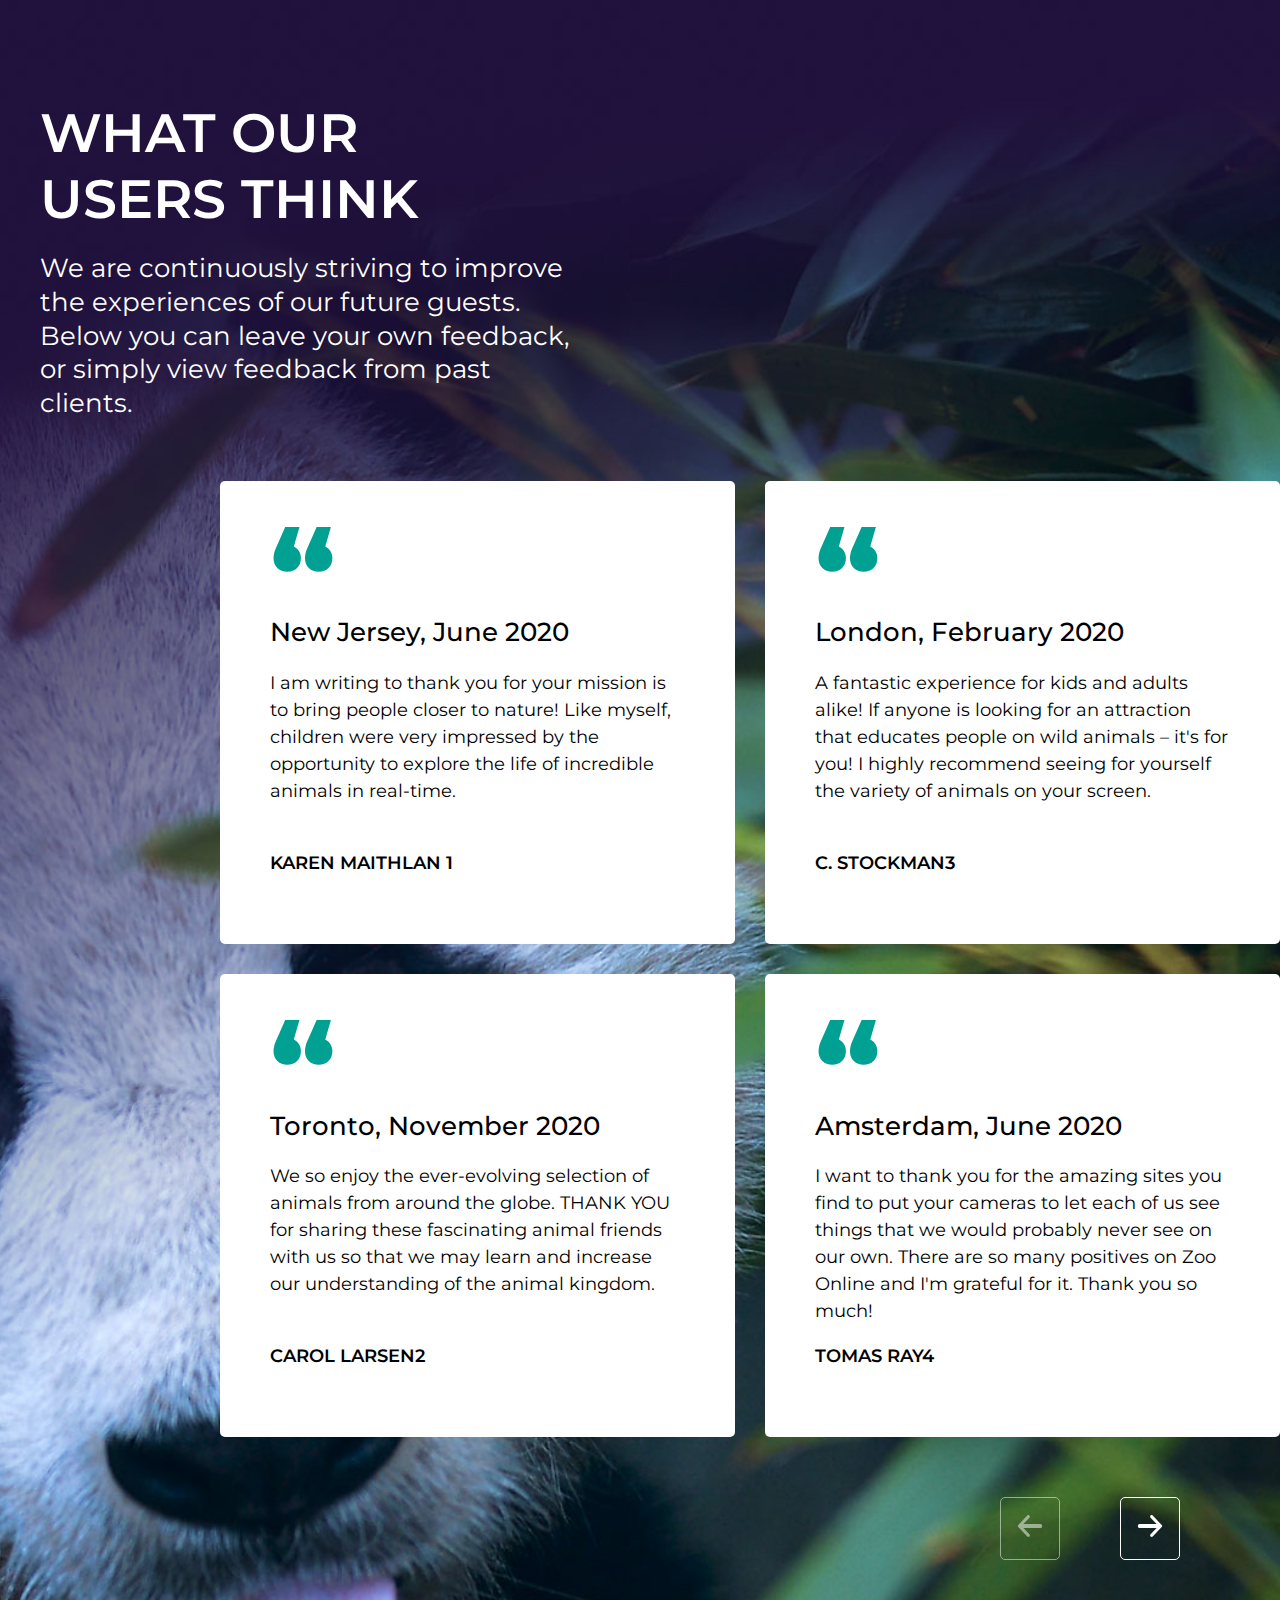
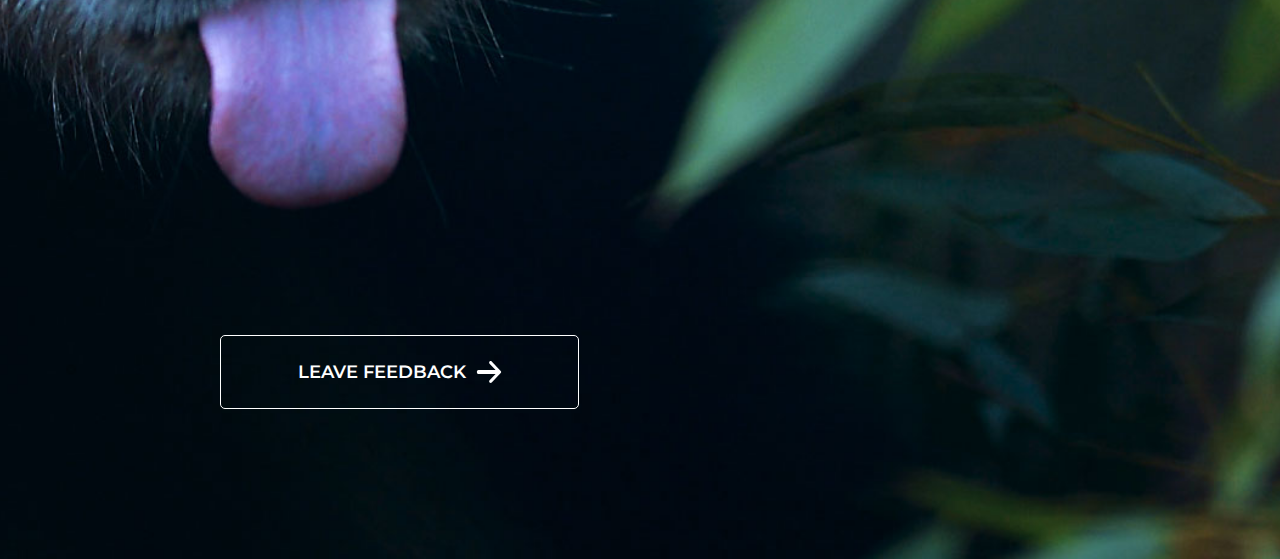
<file: pages/comments-carousel/comments-video.html>
<!DOCTYPE html>
<html lang="en">
<head>
   <meta charset="UTF-8">
   <meta http-equiv="X-UA-Compatible" content="IE=edge">
   <meta name="viewport" content="width=device-width, initial-scale=1.0">
   <title>comments</title>
   <!--Google Fonts-->
   <link rel="preconnect" href="https://fonts.gstatic.com">
   <link href="https://fonts.googleapis.com/css2?family=Montserrat:wght@400;500;600;700;800;900&display=swap" rel="stylesheet">
   <!--Normalize-->
   <link rel="stylesheet" href="normalize.css">
   <!--Project style-->
   <link rel="stylesheet" href="style.css">
   <!--Favicon-->
   <link rel="apple-touch-icon" sizes="180x180" href="../../assets/icons/fav/apple-touch-icon.png">
   <link rel="icon" type="image/png" sizes="32x32" href="../../assets/icons/fav/favicon-32x32.png">
   <link rel="icon" type="image/png" sizes="16x16" href="../../assets/icons/fav/favicon-16x16.png">
   <link rel="manifest" href="../../assets/icons/fav/site.webmanifest">
</head>
<body>
   <section class="comments">
      <div class="comments__grid-big">
         <div class="comments__what">
            <div class="comments__what-content">
               <h2 class="comments__title title">what our users think</h2>
               <p class="comments__text text">We are continuously striving to improve the experiences of our future guests. Below you can leave your own feedback, or simply view feedback from past clients.</p>
            </div>
         </div>
         <div class="comments__grid-sm">

            <div class="comments-carousel">
               <div class="comments-carousel__gallery">
                  <div class="comments-carousel__items">
                     
                        <article class="comments__card comment">
                           <div class="comment__body">
                              <div class="comment__icon">
                                 <img src="../../assets/icons/comments.svg" alt="">
                              </div>
                              <h4 class="comment__title"><span>New Jersey,</span> June 2020</h4>
                              <p class="comment__text text">I am writing to thank you for your mission is to bring people closer to nature! Like myself, children were very impressed by the opportunity to explore the life of incredible animals in real-time.</p>
                              <p class="comment__name">Karen Maithlan 1</p>
                           </div>
                        </article>
                        <article class="comments__card comment">
                           <div class="comment__body">
                              <div class="comment__icon">
                                 <img src="../../assets/icons/comments.svg" alt="">
                              </div>
                              <h4 class="comment__title"><span>Toronto,</span> November 2020</h4>
                              <p class="comment__text text">We so enjoy the ever-evolving selection of animals from around the globe. THANK YOU for sharing these fascinating animal friends with us so that we may learn and increase our understanding of the animal kingdom.</p>
                              <p class="comment__name">Carol Larsen2</p>
                           </div>
                        </article>
                        <article class="comments__card comment">
                           <div class="comment__body">
                              <div class="comment__icon">
                                 <img src="../../assets/icons/comments.svg" alt="">
                              </div>
                              <h4 class="comment__title"><span>London,</span> February 2020</h4>
                              <p class="comment__text text">A fantastic experience for kids and adults alike! If anyone is looking for an attraction that educates people on wild animals – it's for you! I highly recommend seeing for yourself the variety of animals on your screen.</p>
                              <p class="comment__name">C. Stockman3</p>
                           </div>
                        </article>
                        <article class="comments__card comment">
                           <div class="comment__body">
                              <div class="comment__icon">
                                 <img src="../../assets/icons/comments.svg" alt="">
                              </div>
                              <h4 class="comment__title"><span>Amsterdam,</span> June 2020</h4>
                              <p class="comment__text text">I want to thank you for the amazing sites you find to put your cameras to let each of us see things that we would probably never see on our own. There are so many positives on Zoo Online and I'm grateful for it. Thank you so much!</p>
                              <p class="comment__name">Tomas Ray4</p>
                           </div>
                        </article>
                        <article class="comments__card comment">
                           <div class="comment__body">
                              <div class="comment__icon">
                                 <img src="../../assets/icons/comments.svg" alt="">
                              </div>
                              <h4 class="comment__title"><span>New Jersey,</span> June 2020</h4>
                              <p class="comment__text text">I am writing to thank you for your mission is to bring people closer to nature! Like myself, children were very impressed by the opportunity to explore the life of incredible animals in real-time.</p>
                              <p class="comment__name">Karen Maithlan9</p>
                           </div>
                        </article>
                        <article class="comments__card comment">
                           <div class="comment__body">
                              <div class="comment__icon">
                                 <img src="../../assets/icons/comments.svg" alt="">
                              </div>
                              <h4 class="comment__title"><span>Toronto,</span> November 2020</h4>
                              <p class="comment__text text">We so enjoy the ever-evolving selection of animals from around the globe. THANK YOU for sharing these fascinating animal friends with us so that we may learn and increase our understanding of the animal kingdom.</p>
                              <p class="comment__name">Carol Larsen10</p>
                           </div>
                        </article>
                        <article class="comments__card comment">
                           <div class="comment__body">
                              <div class="comment__icon">
                                 <img src="../../assets/icons/comments.svg" alt="">
                              </div>
                              <h4 class="comment__title"><span>London,</span> February 2020</h4>
                              <p class="comment__text text">A fantastic experience for kids and adults alike! If anyone is looking for an attraction that educates people on wild animals – it's for you! I highly recommend seeing for yourself the variety of animals on your screen.</p>
                              <p class="comment__name">C. Stockman11</p>
                           </div>
                        </article>
                        <article class="comments__card comment">
                           <div class="comment__body">
                              <div class="comment__icon">
                                 <img src="../../assets/icons/comments.svg" alt="">
                              </div>
                              <h4 class="comment__title"><span>Amsterdam,</span> June 2020</h4>
                              <p class="comment__text text">I want to thank you for the amazing sites you find to put your cameras to let each of us see things that we would probably never see on our own. There are so many positives on Zoo Online and I'm grateful for it. Thank you so much!</p>
                              <p class="comment__name">YYY12</p>
                           </div>
                        </article>
                     
                  </div>
               </div>
            </div>
            <div class="comments__controls-container">
               <div class="controls comments__controls">
                  <div class="controls__arrow controls__arrow_comments comments-prev">
                     <svg class="controls__arrow-img controls__arrow-img_comments" width="26" height="22" viewBox="0 0 26 22" fill="none" xmlns="http://www.w3.org/2000/svg">
                        <path fill-rule="evenodd" clip-rule="evenodd" d="M11.9318 0.119971C12.1139 0.199174 12.2794 0.315255 12.4187 0.461565C12.5583 0.607505 12.6691 0.780876 12.7446 0.971748C12.8202 1.16262 12.8591 1.36724 12.8591 1.57389C12.8591 1.78055 12.8202 1.98517 12.7446 2.17604C12.6691 2.36691 12.5583 2.54028 12.4187 2.68622L6.39097 9H23.5416C23.9659 9 24.3729 9.21071 24.673 9.58579C24.973 9.96086 25.1416 10.4696 25.1416 11C25.1416 11.5304 24.973 12.0391 24.673 12.4142C24.3729 12.7893 23.9659 13 23.5416 13H6.39018L12.4187 19.3146C12.7002 19.6096 12.8584 20.0097 12.8584 20.4269C12.8584 20.8441 12.7002 21.2443 12.4187 21.5393C12.1371 21.8343 11.7553 22 11.3571 22C10.959 22 10.5771 21.8343 10.2956 21.5393L1.29962 12.1127C1.15999 11.9668 1.04921 11.7934 0.973627 11.6026C0.898043 11.4117 0.859135 11.2071 0.859135 11.0004C0.859135 10.7938 0.898043 10.5891 0.973627 10.3983C1.04921 10.2074 1.15999 10.034 1.29962 9.88808L10.2956 0.461565C10.4349 0.315255 10.6003 0.199174 10.7825 0.119971C10.9646 0.0407677 11.1599 0 11.3571 0C11.5543 0 11.7496 0.0407677 11.9318 0.119971Z"/>
                     </svg>
                  </div>
                  <div class="controls__arrow controls__arrow_comments comments-next">
                     <svg class="controls__arrow-img controls__arrow-img_comments" width="26" height="22" viewBox="0 0 26 22" fill="none" xmlns="http://www.w3.org/2000/svg">
                        <path fill-rule="evenodd" clip-rule="evenodd" d="M14.0682 0.119971C13.8861 0.199174 13.7206 0.315255 13.5813 0.461565C13.4417 0.607505 13.3309 0.780876 13.2554 0.971748C13.1798 1.16262 13.1409 1.36724 13.1409 1.57389C13.1409 1.78055 13.1798 1.98517 13.2554 2.17604C13.3309 2.36691 13.4417 2.54028 13.5813 2.68622L19.609 9H2.4584C2.03405 9 1.62709 9.21071 1.32703 9.58579C1.02697 9.96086 0.858398 10.4696 0.858398 11C0.858398 11.5304 1.02697 12.0391 1.32703 12.4142C1.62709 12.7893 2.03405 13 2.4584 13H19.6098L13.5813 19.3146C13.2998 19.6096 13.1416 20.0097 13.1416 20.4269C13.1416 20.8441 13.2998 21.2443 13.5813 21.5393C13.8629 21.8343 14.2447 22 14.6429 22C15.041 22 15.4229 21.8343 15.7044 21.5393L24.7004 12.1127C24.84 11.9668 24.9508 11.7934 25.0264 11.6026C25.102 11.4117 25.1409 11.2071 25.1409 11.0004C25.1409 10.7938 25.102 10.5891 25.0264 10.3983C24.9508 10.2074 24.84 10.034 24.7004 9.88808L15.7044 0.461565C15.5651 0.315255 15.3997 0.199174 15.2175 0.119971C15.0354 0.0407677 14.8401 0 14.6429 0C14.4457 0 14.2504 0.0407677 14.0682 0.119971Z"/>
                     </svg>
                  </div>
                  <div class="bullets">
                     <div class="bullets__body">
                        <div class="bullet"><span></span></div>
                        <div class="bullet"><span></span></div>
                        <div class="bullet"><span></span></div>
                        <div class="bullet"><span></span></div>
                        <div class="bullet"><span></span></div>
                        <div class="bullet"><span></span></div>
                        <div class="bullet"><span></span></div>
                        <div class="bullet"><span></span></div>
                     </div>
                  </div>
               </div>  
               
            </div>

         </div>
         <div class="comments__btn-row">
            <a href="" class="comments__btn slider-btn">
               <span>leave feedback</span>
               <svg class="btn-arrow" width="26" height="22" viewBox="0 0 26 22" fill="none" xmlns="http://www.w3.org/2000/svg">
                  <path fill-rule="evenodd" clip-rule="evenodd" d="M14.0682 0.119971C13.8861 0.199174 13.7206 0.315255 13.5813 0.461565C13.4417 0.607505 13.3309 0.780876 13.2554 0.971748C13.1798 1.16262 13.1409 1.36724 13.1409 1.57389C13.1409 1.78055 13.1798 1.98517 13.2554 2.17604C13.3309 2.36691 13.4417 2.54028 13.5813 2.68622L19.609 9H2.4584C2.03405 9 1.62709 9.21071 1.32703 9.58579C1.02697 9.96086 0.858398 10.4696 0.858398 11C0.858398 11.5304 1.02697 12.0391 1.32703 12.4142C1.62709 12.7893 2.03405 13 2.4584 13H19.6098L13.5813 19.3146C13.2998 19.6096 13.1416 20.0097 13.1416 20.4269C13.1416 20.8441 13.2998 21.2443 13.5813 21.5393C13.8629 21.8343 14.2447 22 14.6429 22C15.041 22 15.4229 21.8343 15.7044 21.5393L24.7004 12.1127C24.84 11.9668 24.9508 11.7934 25.0264 11.6026C25.102 11.4117 25.1409 11.2071 25.1409 11.0004C25.1409 10.7938 25.102 10.5891 25.0264 10.3983C24.9508 10.2074 24.84 10.034 24.7004 9.88808L15.7044 0.461565C15.5651 0.315255 15.3997 0.199174 15.2175 0.119971C15.0354 0.0407677 14.8401 0 14.6429 0C14.4457 0 14.2504 0.0407677 14.0682 0.119971Z"/>
               </svg>
            </a>
         </div>
      </div>
      <div class="comments__bg640"></div>
   </section>

<script src="script.js" ></script>  
</body>
</html>
</file>
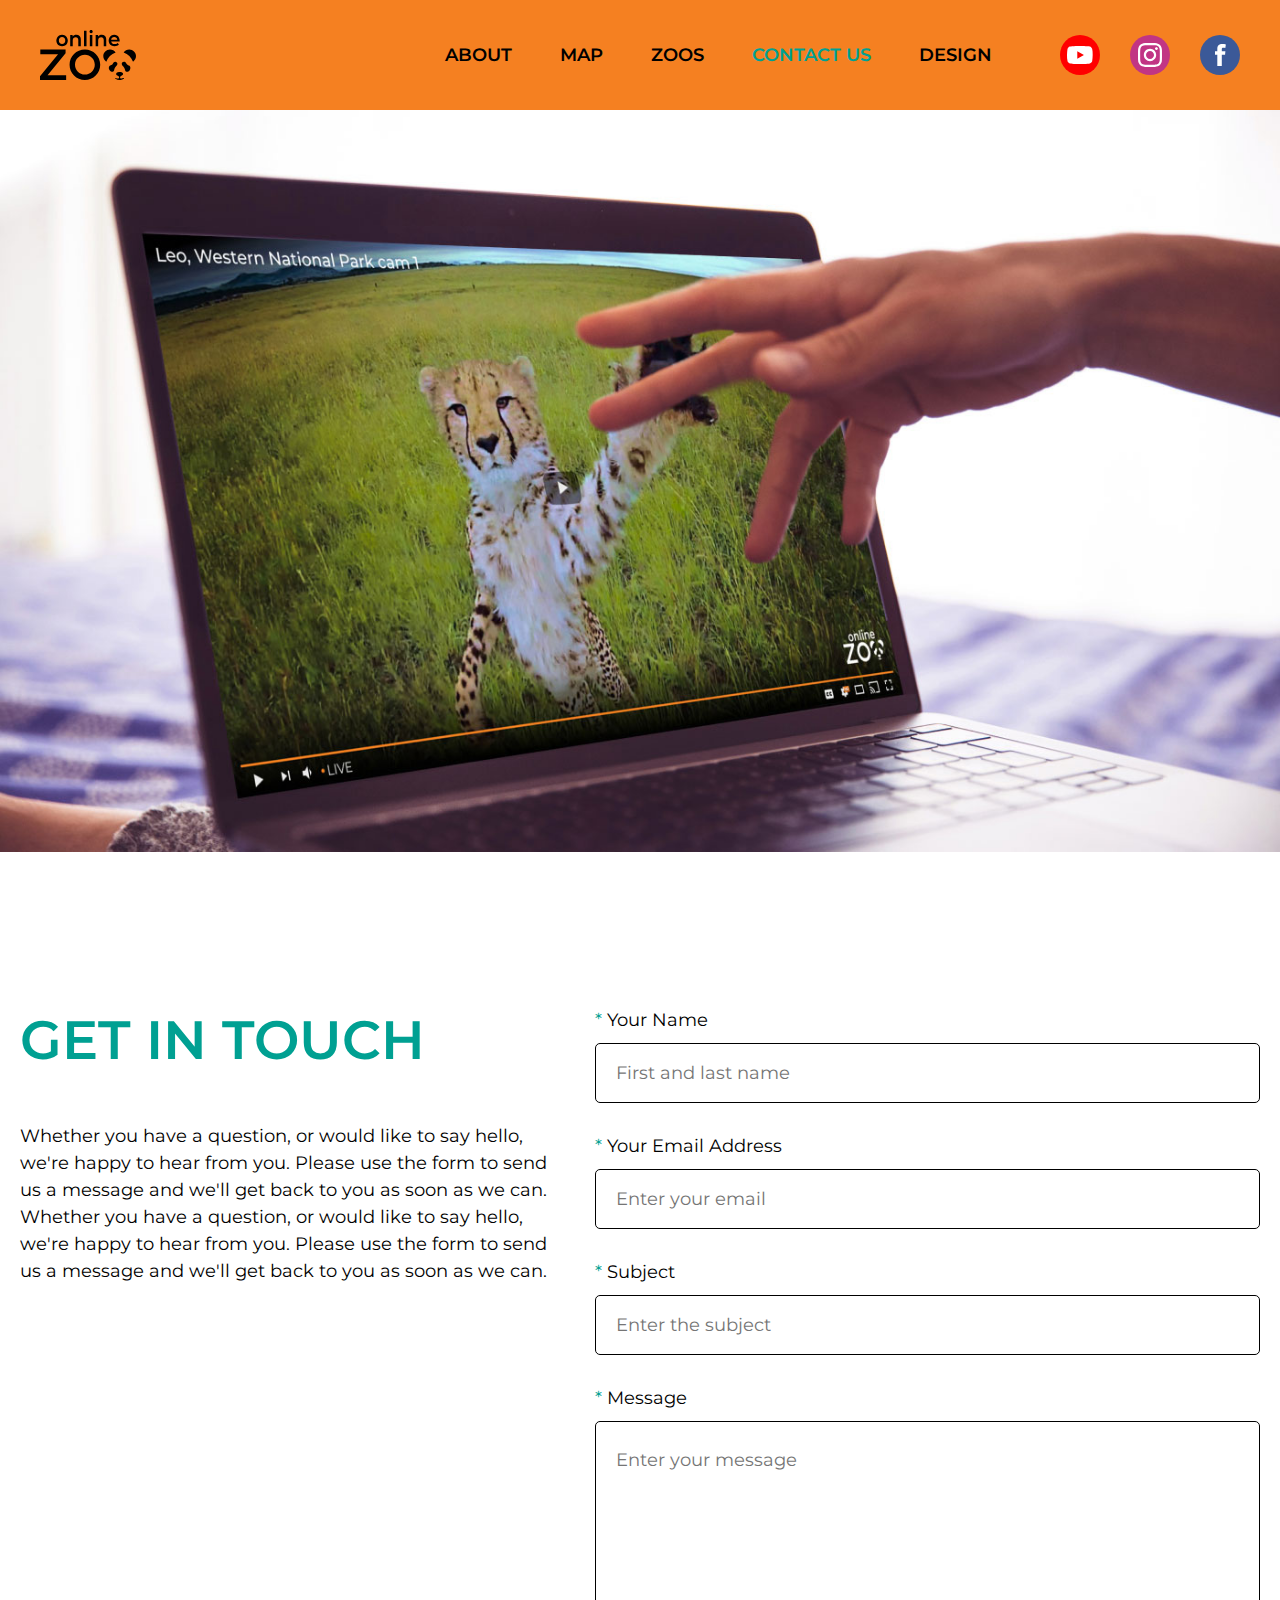
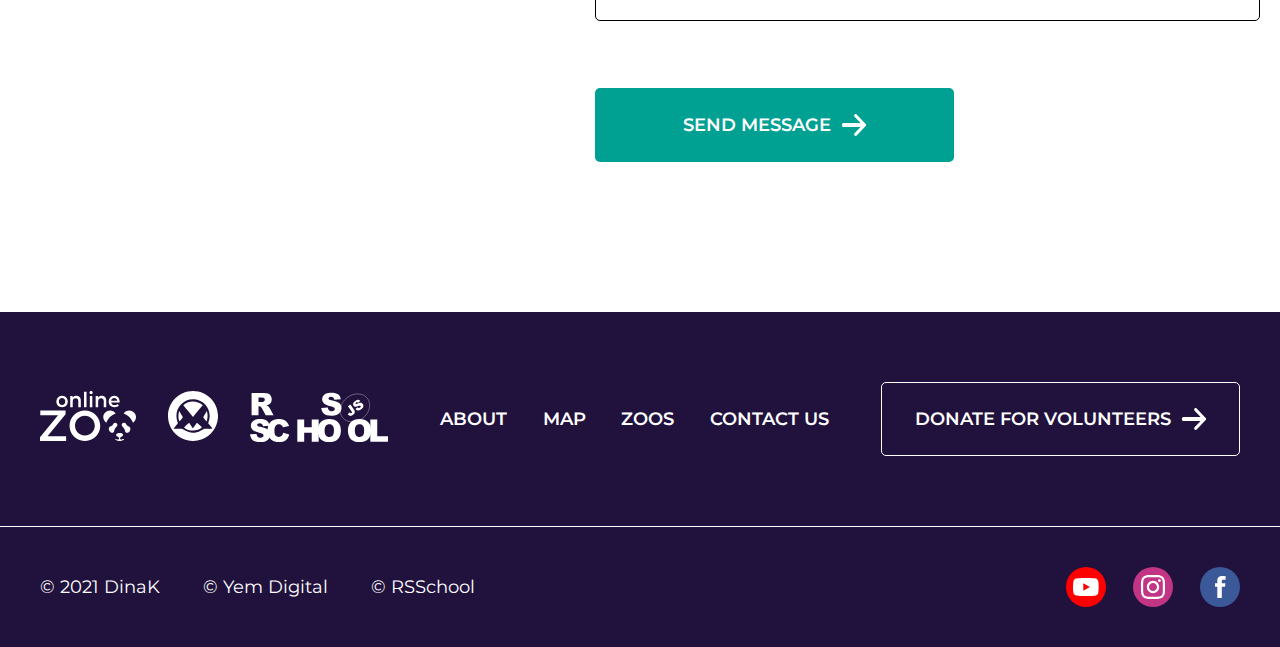
<file: pages/contact/contact.html>
<!DOCTYPE html>
<html lang="en">
   <head>
      <meta charset="UTF-8">
      <meta http-equiv="X-UA-Compatible" content="IE=edge">
      <meta name="viewport" content="width=device-width, initial-scale=1.0">
      <title>Contact online-zoo</title>
      <!--Google Fonts-->
      <link rel="preconnect" href="https://fonts.gstatic.com">
      <link href="https://fonts.googleapis.com/css2?family=Montserrat:wght@400;500;600;700;800;900&display=swap" rel="stylesheet">
      <!--Normalize-->
      <link rel="stylesheet" href="normalize.css">
      <!--Project style-->
      <link rel="stylesheet" href="style.css">
      <!--Favicon-->
      <link rel="apple-touch-icon" sizes="180x180" href="../../assets/icons/fav/apple-touch-icon.png">
      <link rel="icon" type="image/png" sizes="32x32" href="../../assets/icons/fav/favicon-32x32.png">
      <link rel="icon" type="image/png" sizes="16x16" href="../../assets/icons/fav/favicon-16x16.png">
      <link rel="manifest" href="../../assets/icons/fav/site.webmanifest">
   </head>
<body>
   <header class="header">
      <div class="container header__container">
         <div class="header__body">
            <div class="header__logo">
               <a href="../about/index.html"><img src="../../assets/icons/logo.svg" alt="logo online-zoo"></a>
            </div>
            <div class="header__right">
               <nav class="header__nav">
                  <ul class="header__menu menu">
                     <li class="menu__item">
                        <a href="../about/index.html" class="menu__link">About</a>
                     </li>
                     <li class="menu__item">
                        <a href="../map/map.html" class="menu__link">map</a>
                     </li>
                     <li class="menu__item">
                        <a href="../zoos/panda/panda.html" class="menu__link">Zoos</a>
                     </li>
                     <li class="menu__item current">
                        <a href="#" class="menu__link">Contact us</a>
                     </li>
                     <li class="menu__item">
                        <a href="https://www.figma.com/file/lnK11foY8Aoa6oOlDXovVN/Online-ZOO-Project?node-id=0%3A1" class="menu__link">design</a>
                     </li>
                  </ul>
               </nav>
               <ul class="header__socials socials">
                  <li class="social__item youtube"><a href="https://www.youtube.com/"></a></li>
                  <li class="social__item instagram"><a href="https://www.instagram.com/?hl=ru"></a></li>
                  <li class="social__item facebook"><a href="https://www.facebook.com/"></a></li>
               </ul>
            </div>
            <h1 class="visually-hidden">Online Zoo</h1>
            <div class="burger">
               <span class="line line1"></span>
               <span class="line line2"></span>
               <span class="line line3"></span>
               <span class="line line4"></span>
            </div>
         </div>
      </div>
   </header>
   <main class="main">
      <div class="container container_contact-pic">
         <div class="contact-pic">
            <img src="../../assets/images/contact_pic.jpg" alt="">
         </div>
      </div>
      <section class="in-touch">
         <div class="container">
            <div class="in-touch__body">
               <div class="in-touch__left">
                  <h2 class="in-touch__title title title_accent">Get in touch</h2>
                  <p class="in-touch__text text">Whether you have a question, or would like to say hello, we're happy to hear from you. Please use the form to send us a message and we'll get back to you as soon as we can. Whether you have a question, or would like to say hello, we're happy to hear from you. Please use the form to send us a message and we'll get back to you as soon as we can.</p>
               </div>
               <div class="in-touch__right">
                  <form action="#0" class="in-touch__form">
                     <div>
                        <label for="name" class="in-touch__label"><span class="in-touch__star">*</span>Your Name</label>
                        <input type="text" id="name" placeholder="First and last name" class="in-touch__input" required>
                        <p class="in-touch__msg">Error</p>
                     </div>
                     <div>
                        <label for="email" class="in-touch__label"><span class="in-touch__star">*</span>Your Email Address</label>
                        <input type="email" id="email" placeholder="Enter your email" class="in-touch__input" required>
                        <p class="in-touch__msg">Lorem ipsum dolor sit</p>
                     </div>
                     <div>
                        <label for="subject" class="in-touch__label"><span class="in-touch__star">*</span>Subject</label>
                        <input type="text" id="subject" placeholder="Enter the subject" class="in-touch__input" required>
                        <p class="in-touch__msg">Error</p>
                     </div>
                     <div>
                        <label for="message" class="in-touch__label"><span class="in-touch__star">*</span>Message</label>
                        <textarea placeholder="Enter your message" rows="3" id="message" class="in-touch__input in-touch__input_message" required></textarea>
                        <p class="in-touch__msg">Error</p>
                     </div>
                     <button type="submit" class="in-touch__btn">
                        <span>send message</span>
                        <img src="../../assets/icons/arrow.svg" alt="arrow">
                     </button>
                  </form>
               </div>
            </div>
         </div>
      </section>
   </main>
   <footer class="footer">
      <div class="container footer__container">
         <div class="footer__top">
            <div class="footer__body-top">
               <ul class="footer__logos footer__top-item">
                  <li><a href="../about/index.html"><img src="../../assets/icons/logo_zoo.svg" alt=""></a></li>
                  <li><p title="Yem Digital"><img src="../../assets/icons/logo_digital.svg" alt=""></p></li>
                  <li><p title="Rolling Scopes School"><img src="../../assets/icons/logo_RSS.svg" alt=""></p></li>
               </ul>
               <div class="footer__top-item footer__top-item_menu">
                  <ul class="footer__menu menu">
                     <li class="menu__item"><a href="../about/index.html" class="menu__link">About</a></li>
                     <li class="menu__item"><a href="../map/map.html" class="menu__link">map</a></li>
                     <li class="menu__item"><a href="../zoos/panda/panda.html" class="menu__link">Zoos</a></li>
                     <li class="menu__item"><a href="#" class="menu__link">Contact&nbsp;us</a></li>
                  </ul>
               </div>
               <div class="footer__top-item">
                  <a href="" class="footer__btn slider-btn">
                     <span>Donate for volunteers</span>
                     <svg class="btn-arrow" width="26" height="22" viewBox="0 0 26 22" fill="none" xmlns="http://www.w3.org/2000/svg">
                        <path fill-rule="evenodd" clip-rule="evenodd" d="M14.0682 0.119971C13.8861 0.199174 13.7206 0.315255 13.5813 0.461565C13.4417 0.607505 13.3309 0.780876 13.2554 0.971748C13.1798 1.16262 13.1409 1.36724 13.1409 1.57389C13.1409 1.78055 13.1798 1.98517 13.2554 2.17604C13.3309 2.36691 13.4417 2.54028 13.5813 2.68622L19.609 9H2.4584C2.03405 9 1.62709 9.21071 1.32703 9.58579C1.02697 9.96086 0.858398 10.4696 0.858398 11C0.858398 11.5304 1.02697 12.0391 1.32703 12.4142C1.62709 12.7893 2.03405 13 2.4584 13H19.6098L13.5813 19.3146C13.2998 19.6096 13.1416 20.0097 13.1416 20.4269C13.1416 20.8441 13.2998 21.2443 13.5813 21.5393C13.8629 21.8343 14.2447 22 14.6429 22C15.041 22 15.4229 21.8343 15.7044 21.5393L24.7004 12.1127C24.84 11.9668 24.9508 11.7934 25.0264 11.6026C25.102 11.4117 25.1409 11.2071 25.1409 11.0004C25.1409 10.7938 25.102 10.5891 25.0264 10.3983C24.9508 10.2074 24.84 10.034 24.7004 9.88808L15.7044 0.461565C15.5651 0.315255 15.3997 0.199174 15.2175 0.119971C15.0354 0.0407677 14.8401 0 14.6429 0C14.4457 0 14.2504 0.0407677 14.0682 0.119971Z"/>
                     </svg>
                  </a>
               </div>
            </div>
         </div>
         <div class="footer__bottom">
            <div class="footer__body-bottom">
               <div class="footer__bottom-item footer__bottom-item_copyrights">
                  <ul class="footer__copyrights text">
                     <li>© 2021 DinaK</li>
                     <li>© Yem Digital</li>
                     <li>© RSSchool</li>
                  </ul>
               </div>
               <div class="footer__bottom-item footer__bottom-item_socials">
                  <ul class="footer__socials socials">
                     <li class="social__item youtube"><a href="https://www.youtube.com/"></a></li>
                     <li class="social__item instagram"><a href="https://www.instagram.com/?hl=ru"></a></li>
                     <li class="social__item facebook"><a href="https://www.facebook.com/"></a></li>
                  </ul>
               </div>
            </div>
         </div>
      </div>
   </footer>
   <script src="script.js" ></script> 
</body>
</html>
</file>
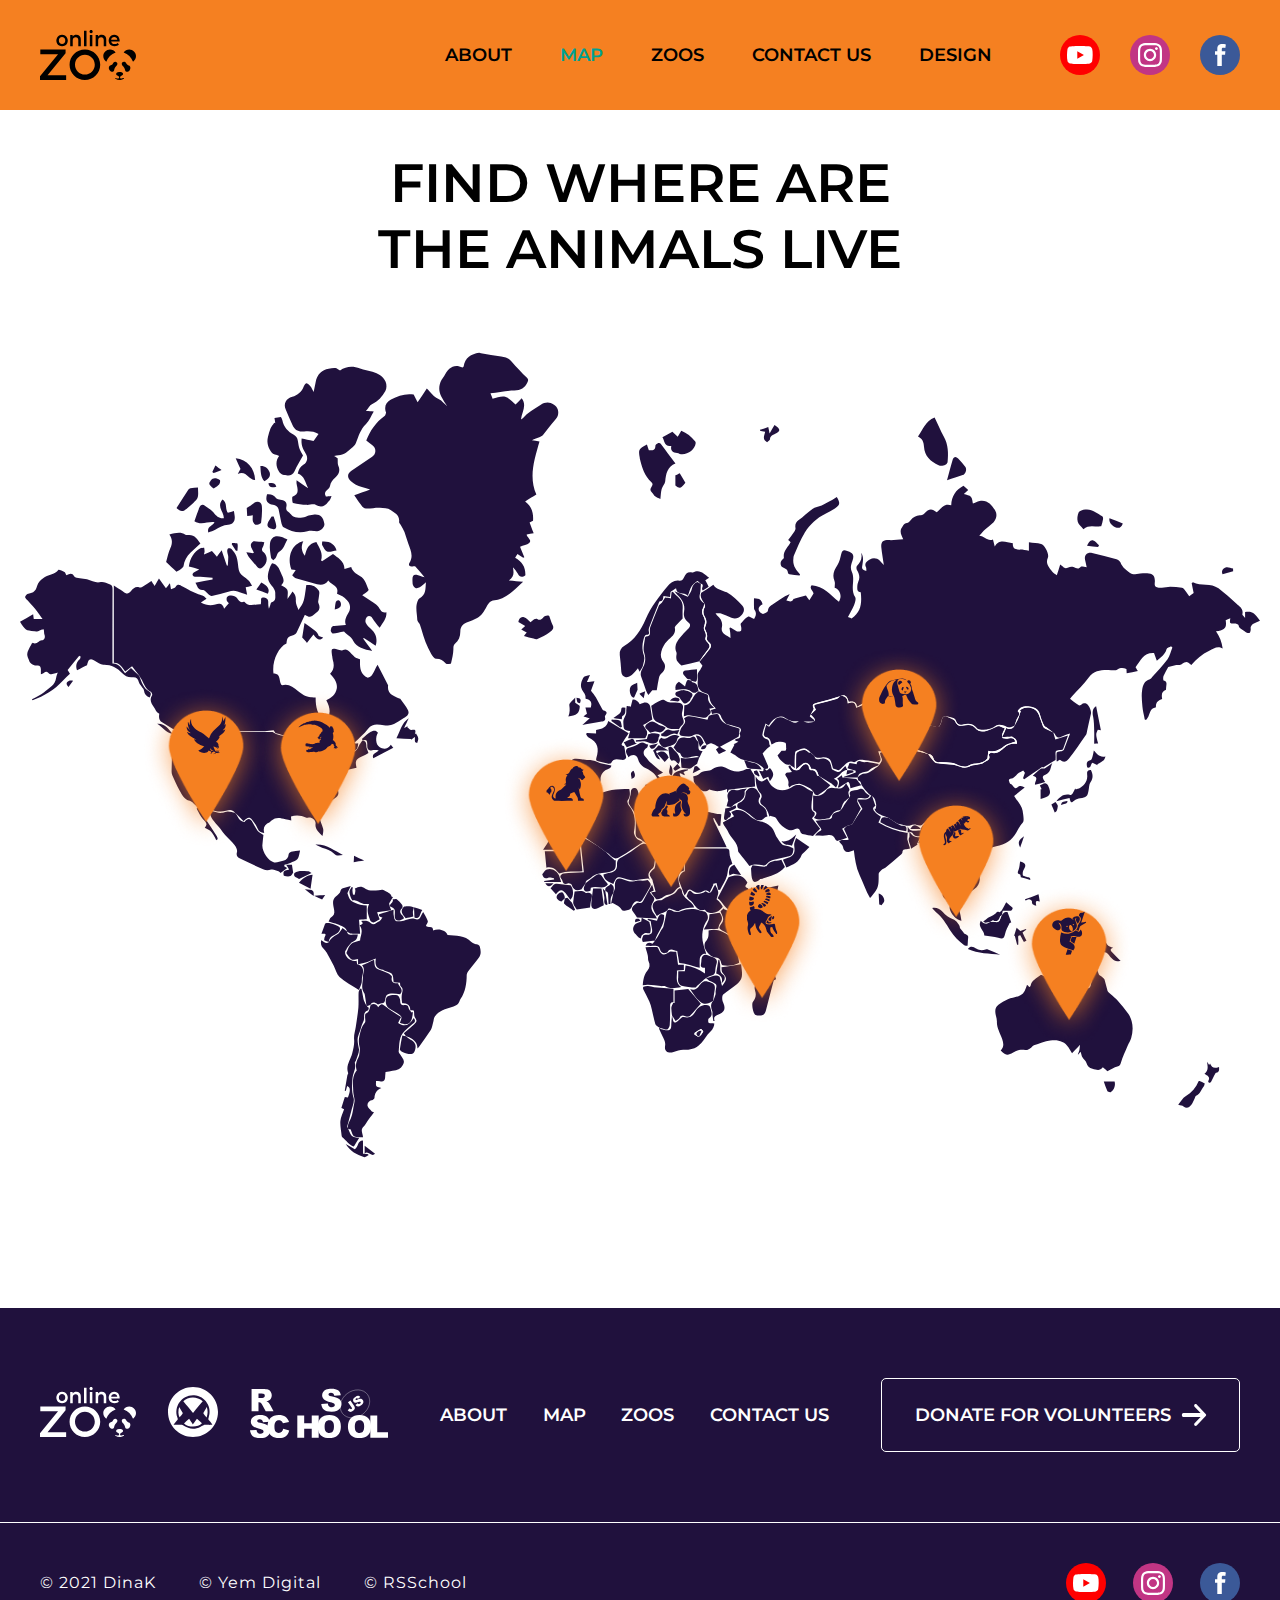
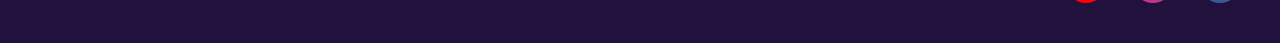
<file: pages/map/map.html>
<!DOCTYPE html>
<html lang="en">
   <head>
      <meta charset="UTF-8">
      <meta http-equiv="X-UA-Compatible" content="IE=edge">
      <meta name="viewport" content="width=device-width, initial-scale=1.0">
      <title>Map online-zoo</title>
      <!--Google Fonts-->
      <link rel="preconnect" href="https://fonts.gstatic.com">
      <link href="https://fonts.googleapis.com/css2?family=Montserrat:wght@400;500;600;700;800;900&display=swap" rel="stylesheet">
      <!--Normalize-->
      <link rel="stylesheet" href="normalize.css">
      <!--Project style-->
      <link rel="stylesheet" href="style.css">
      <!--Favicon-->
      <link rel="apple-touch-icon" sizes="180x180" href="../../assets/icons/fav/apple-touch-icon.png">
      <link rel="icon" type="image/png" sizes="32x32" href="../../assets/icons/fav/favicon-32x32.png">
      <link rel="icon" type="image/png" sizes="16x16" href="../../assets/icons/fav/favicon-16x16.png">
      <link rel="manifest" href="../../assets/icons/fav/site.webmanifest">
   </head>
<body>
   <header class="header">
      <div class="container header__container">
         <div class="header__body">
            <div class="header__logo">
               <a href="../about/index.html"><img src="../../assets/icons/logo.svg" alt="logo online-zoo"></a>
            </div>
            <div class="header__right">
               <nav class="header__nav">
                  <ul class="header__menu menu">
                     <li class="menu__item">
                        <a href="../about/index.html" class="menu__link">About</a>
                     </li>
                     <li class="menu__item current">
                        <a href="#" class="menu__link">map</a>
                     </li>
                     <li class="menu__item">
                        <a href="../zoos/panda/panda.html" class="menu__link">Zoos</a>
                     </li>
                     <li class="menu__item">
                        <a href="../contact/contact.html" class="menu__link">Contact us</a>
                     </li>
                     <li class="menu__item">
                        <a href="https://www.figma.com/file/lnK11foY8Aoa6oOlDXovVN/Online-ZOO-Project?node-id=0%3A1" class="menu__link">design</a>
                     </li>
                  </ul>
               </nav>
               <ul class="header__socials socials">
                  <li class="social__item youtube"><a href="https://www.youtube.com/"></a></li>
                  <li class="social__item instagram"><a href="https://www.instagram.com/?hl=ru"></a></li>
                  <li class="social__item facebook"><a href="https://www.facebook.com/"></a></li>
               </ul>
            </div>
            <h1 class="visually-hidden">Online Zoo</h1>
            <div class="burger">
               <span class="line line1"></span>
               <span class="line line2"></span>
               <span class="line line3"></span>
               <span class="line line4"></span>
            </div>
         </div>
      </div>
   </header>
   <main class="map">
      <h2 class="map__title title">find where are the animals live</h2>
      <div class="container">
         <div class="map__map">
            <div class="map__pic">
               <svg class="map__img" width="1406" height="912" viewBox="0 0 1406 912" fill="none" xmlns="http://www.w3.org/2000/svg">
               <path d="M522.68 0.457244C530.266 1.64608 537.852 3.10926 545.529 4.02375C550.19 4.57244 554.028 5.85273 557.319 9.69358C562.802 16.1864 568.834 22.2221 574.866 28.3491C576.603 30.0867 576.42 31.3669 575.415 33.4703C572.399 39.9631 568.012 42.7066 560.517 42.7066C551.652 42.7981 542.787 44.7185 533.465 45.9073C534.379 48.285 535.11 50.0225 535.841 51.9429C540.776 51.0284 545.894 48.7422 550.098 49.8396C554.394 50.937 557.776 55.418 561.888 58.7101C564.264 56.241 566.549 53.7719 568.834 51.3942C575.049 59.5332 569.108 67.1234 568.012 75.4453C569.017 74.7137 569.657 74.5308 570.114 74.0736C575.689 67.6721 583 63.5569 590.129 59.1674C595.612 55.7838 600.091 55.418 605.483 58.8016C607.768 60.1733 608.865 61.4536 609.687 64.1056C611.332 69.5011 609.687 73.1591 605.94 77.0914C601.279 82.0296 597.532 87.7909 593.236 93.0035C592.322 94.1008 590.86 94.8324 589.581 95.2897C586.565 96.4785 583.366 97.393 580.441 99.0391C583.092 99.4963 585.742 99.9536 589.032 100.502C583.274 120.621 576.603 140.74 585.468 160.767C581.264 163.236 577.425 165.614 572.764 168.449C580.624 174.301 582.269 181.8 581.721 190.488C580.715 190.945 579.436 191.585 577.791 192.317C579.253 196.158 580.715 200.09 582.452 204.662C579.71 205.12 577.242 205.486 574.501 205.943C574.683 209.509 581.081 212.07 577.334 215.728C574.958 218.014 570.662 218.471 567.006 219.752C568.377 223.227 570.114 227.433 571.85 231.64C571.393 231.914 570.936 232.097 570.571 232.371C568.56 231.091 566.549 229.811 564.082 228.165C563.259 229.537 562.345 230.817 561.431 232.371C569.565 236.761 573.312 243.254 573.038 252.124C569.291 254.959 566.549 254.411 564.356 250.113C562.985 247.552 560.974 245.266 558.872 242.98C559.878 248.466 560.791 253.679 554.303 258.069C560.335 258.617 564.904 259.075 570.479 259.532C559.878 269.042 551.287 279.651 536.298 280.839C533.648 281.022 530.632 284.772 529.169 287.515C526.336 292.636 523.686 297.757 518.385 300.684C514.546 302.787 510.525 304.433 506.412 305.896C501.568 307.634 499.375 311.383 499.284 315.864C499.192 321.626 497.456 326.289 493.16 329.947C491.241 331.593 491.515 333.514 491.424 335.892C491.241 341.378 490.053 346.865 488.682 352.169C488.591 352.718 483.747 353.175 482.833 352.169C479.634 348.786 476.618 346.591 471.591 346.774C469.855 346.865 467.57 343.573 466.29 341.378C463.823 337.08 461.629 332.599 459.802 327.936C457.974 323.272 456.694 318.333 455.14 313.487C454.592 311.658 454.135 309.737 453.404 308C452.581 306.171 450.571 304.616 450.479 302.879C450.205 295.105 447.555 287.058 451.85 279.468C452.033 279.102 452.399 278.645 452.764 278.462C460.624 274.804 459.619 267.579 460.259 260.263C457.7 262.367 455.689 264.47 453.221 265.933C451.942 266.756 449.474 267.305 448.377 266.573C446.824 265.659 445.361 263.464 445.179 261.727C444.356 250.936 445.727 249.93 455.597 253.496C456.237 253.771 456.968 253.862 458.705 254.319C454.775 249.747 451.668 245.906 448.286 242.339C447.738 241.791 446.092 241.974 445.087 242.156C441.797 242.797 440.152 240.693 441.523 238.407C446.458 230.634 442.894 223.684 440.335 216.551C438.781 212.161 437.593 207.497 435.948 203.108C434.851 200.364 433.206 197.804 431.744 195.152C431.104 193.963 429.642 192.683 429.824 191.677C430.921 184.087 424.706 181.252 420.228 178.142C417.121 175.948 412.277 175.856 408.164 175.673C403.32 175.49 398.476 176.496 393.633 176.588C391.805 176.588 389.428 175.673 388.24 174.393C385.133 170.735 382.574 166.528 379.01 161.499C385.499 159.121 391.348 156.926 397.014 154.823C394.181 154 390.982 152.811 387.601 152.079C382.665 151.073 378.644 148.879 374.988 145.404C370.784 141.38 370.967 136.899 375.811 133.607C383.671 128.394 391.439 123.09 399.299 117.786C404.051 114.494 404.143 108.275 399.573 104.8C397.38 103.154 395.186 101.508 392.627 99.4963C397.014 88.2481 403.503 78.7374 413.374 71.6044C414.288 70.9643 414.562 69.3182 415.019 68.1294C415.11 67.855 414.927 67.4892 414.836 67.2149C412.825 60.8135 414.836 56.4239 420.685 53.0403C428.728 48.3764 436.953 45.8159 446.367 47.1876C447.738 49.9311 449.2 52.766 450.845 56.0581C454.409 50.6627 457.791 45.633 461.264 40.3289C462.543 41.7007 463.549 42.7066 464.463 43.804C467.57 47.279 470.495 50.6627 475.064 52.766C478.537 54.3206 481.005 58.07 484.386 60.6306C482.102 56.7897 479.543 53.1318 477.532 49.108C474.516 43.0724 474.699 36.9453 477.897 30.9097C478.72 29.3551 480.182 27.9833 481.005 26.3373C485.483 17.3753 491.607 11.7969 501.934 16.6437C502.665 16.0035 503.031 15.8206 503.031 15.5463C504.584 5.57838 511.53 1.55463 520.578 0C521.492 0.457244 522.041 0.457244 522.68 0.457244Z" fill="#20113D"/>
               <path d="M775.932 284.04C773.739 280.199 770.449 276.724 772.459 272.152C777.029 269.042 781.416 266.024 786.168 262.824C789.55 268.402 796.13 268.768 801.431 271.603C808.011 275.169 813.678 280.931 818.887 286.509C821.903 289.618 821.355 294.008 817.973 297.574C814.5 301.141 811.027 302.238 806.64 300.409C802.711 298.763 798.872 296.934 794.851 295.471C793.297 294.922 791.378 295.38 788.636 295.38C789.915 297.026 790.281 297.757 790.829 298.214C794.851 301.598 796.953 305.805 795.856 311.017C794.302 318.516 800.517 319.705 805.635 323.454C805.544 320.711 805.452 318.882 805.27 317.053C805.087 315.407 804.721 313.761 804.447 312.115C804.813 311.932 805.27 311.749 805.635 311.566C808.103 313.029 810.479 314.767 813.038 315.864C814.226 316.321 816.145 315.956 817.334 315.315C817.973 314.95 817.882 313.121 817.882 311.932C817.791 310.194 816.602 307.817 817.334 306.902C819.618 303.884 822.269 300.866 825.376 299.129C826.747 298.397 829.763 300.775 832.322 301.872C834.059 298.763 835.795 295.288 832.779 291.173C832.139 290.258 832.322 288.612 832.231 287.332C832.139 284.314 832.231 281.296 832.231 278.279C839.268 278.827 840.548 279.742 842.01 285.046C837.44 287.058 836.069 290.899 839.085 294.191C839.999 295.197 842.01 296.294 843.107 295.928C845.026 295.288 847.859 293.825 848.042 292.362C848.499 287.972 851.423 286.326 854.531 284.406C859.1 281.662 863.396 278.553 867.874 275.718C869.062 274.986 870.342 274.438 872.718 273.34C871.073 276.45 870.159 278.462 868.971 280.748C871.987 281.479 874.637 283.308 876.739 279.65C877.014 279.102 877.928 278.827 878.659 278.644C882.589 277.547 886.61 276.541 891.088 275.261C891.819 276.267 893.282 278.187 895.018 280.473C896.755 277.73 898.308 275.169 899.771 272.975C899.588 269.5 894.287 267.488 897.577 263.464C911.195 264.378 919.055 274.621 928.56 282.119C932.398 275.992 930.022 268.311 923.716 266.299C923.716 263.738 924.447 260.903 923.533 258.8C920.7 251.85 922.985 246.454 926.915 240.602C929.199 237.218 930.022 232.829 931.027 228.713C932.307 223.958 933.403 223.135 937.973 224.598C944.919 226.884 946.199 229.445 943.731 236.395C942.269 240.51 941.081 243.985 943.365 248.741C945.285 252.856 944.736 258.343 944.371 263.098C944.097 268.036 944.096 272.334 946.93 276.907C948.301 279.102 946.747 283.583 945.559 286.6C943.822 290.899 941.263 294.922 938.796 299.586C940.715 300.318 942.36 300.866 942.908 301.141C954.15 293.642 954.515 282.851 953.327 271.329C948.94 271.42 949.306 267.762 949.397 264.287C949.489 262.824 949.763 261.178 950.403 259.897C952.688 255.142 951.774 250.935 949.123 246.637C948.301 245.357 948.118 242.431 948.94 241.608C952.87 237.401 955.429 232.92 953.693 226.793C956.709 231 955.978 235.389 955.247 239.87C954.333 245.083 954.333 245.083 959.633 247.277C959.542 245.814 959.816 244.351 959.268 243.254C956.892 238.315 960.273 236.304 963.563 234.292C967.311 232.006 971.88 232.646 974.713 235.481C976.267 237.127 977.729 238.773 979.466 240.693C978.461 233.743 977.272 227.342 976.633 220.849C975.993 214.173 978.643 212.161 985.681 212.344C990.707 212.527 995.825 211.795 1001.49 211.43C999.298 206.308 996.831 202.285 1000.21 197.712C1001.67 195.609 1002.31 193.323 1005.6 193.048C1007.25 192.957 1008.89 190.945 1010.08 189.482C1012.73 186.281 1016.02 184.452 1020.23 184.086C1021.87 183.995 1023.88 183.629 1024.89 182.623C1030.65 176.405 1033.66 175.947 1039.51 180.794C1044.26 176.953 1047.37 170.095 1055.87 172.838C1056.24 162.504 1060.99 155.371 1069.76 150.708C1071.41 152.171 1073.24 153.725 1075.15 155.463C1073.42 157.017 1072.05 158.298 1070.13 160.127C1073.24 161.224 1076.71 161.407 1078.35 163.327C1080 165.156 1079.91 168.631 1080.46 170.826C1082.83 169.912 1085.39 168.357 1088.04 167.9C1097.18 166.345 1101.84 172.381 1105.86 179.057C1108.24 182.989 1107.23 188.75 1103.94 191.951C1100.84 194.877 1097.36 197.346 1094.26 200.273C1092.15 202.193 1090.42 204.388 1087.68 207.497C1093.98 207.589 1096.82 214.447 1103.21 211.704C1103.85 214.173 1104.49 216.642 1105.22 219.66C1110.71 210.149 1118.29 215.179 1125.79 215.911C1125.24 221.855 1128.44 223.226 1133.56 223.135C1136.85 223.044 1140.14 223.867 1143.97 224.415C1143.97 221.032 1143.97 217.922 1143.97 214.813C1148.91 215.453 1153.39 215.728 1157.77 216.642C1161.89 217.557 1167.28 228.165 1165.45 232.28C1162.44 239.139 1166.91 243.437 1170.3 248.009C1171.48 249.655 1173.59 250.661 1175.6 252.307C1176.97 248.009 1178.16 244.26 1179.44 239.962C1180.71 240.967 1181.9 241.608 1182.73 242.614C1184.55 244.717 1186.29 244.534 1188.67 243.345C1190.31 242.522 1192.69 242.339 1194.52 242.888C1197.35 243.711 1199.82 246.454 1202.83 242.614C1203.56 241.699 1206.76 242.888 1209.5 243.162C1208.86 240.327 1208.32 237.675 1207.68 234.932C1206.4 229.445 1210.14 225.696 1215.54 226.976C1224.86 229.262 1234.09 231.365 1243.32 233.926C1245.06 234.383 1247.16 236.029 1247.71 237.584C1249.9 243.619 1254.93 247.095 1259.68 250.295C1262.05 251.941 1266.62 250.204 1270.19 250.112C1273.48 250.021 1276.86 249.655 1280.06 250.204C1285.18 251.118 1286.73 253.496 1286.82 258.709C1286.82 261.269 1285.54 264.561 1289.11 265.842C1290.84 266.482 1292.95 266.573 1294.77 266.39C1297.88 266.207 1300.99 265.201 1304.19 265.201C1308.67 265.201 1313.05 265.75 1317.53 266.299C1318.54 266.39 1319.54 267.396 1320.27 268.219C1322.1 270.597 1323.84 273.157 1325.76 275.901C1327.58 274.621 1329.32 273.432 1330.78 272.426C1329.96 268.494 1329.23 264.744 1328.5 261.086C1328.96 260.72 1329.5 260.355 1329.96 259.989C1339.1 264.836 1350.34 260.355 1358.93 267.03C1365.97 272.517 1372.82 278.37 1379.4 284.406C1382.79 287.515 1387.54 290.167 1385.98 296.385C1385.8 297.209 1387.54 298.58 1389.09 300.592C1389.09 297.391 1389.09 295.562 1389.09 293.733C1397.04 292.819 1398.87 293.916 1406 303.701C1403.35 304.89 1400.79 305.713 1398.51 307.085C1397.23 307.817 1396.13 309.28 1395.58 310.56C1395.12 311.749 1395.67 313.303 1395.4 314.584C1395.22 315.681 1394.76 317.51 1394.12 317.602C1392.84 317.876 1390.74 317.693 1390.01 316.87C1387.45 313.944 1382.42 313.578 1381.6 308.548C1381.51 307.725 1378.49 306.902 1376.85 306.902C1371.73 306.902 1371.36 306.719 1372.37 300.866C1370.36 301.781 1368.71 302.513 1367.07 303.244C1368.53 311.932 1366.06 314.675 1356.1 315.681C1360.12 321.534 1362.68 327.844 1363.68 335.251C1357.47 331.868 1353.36 335.708 1348.51 337.812C1340.2 341.47 1333.98 347.505 1328.13 353.998C1322.92 349.609 1322.92 349.7 1316.71 353.267C1315.15 354.181 1313.05 353.998 1311.04 353.998C1308.03 354.73 1305.1 355.461 1301.99 356.284C1300.35 359.302 1298.25 362.777 1296.6 366.435C1295.96 367.898 1296.24 371.373 1296.69 371.556C1301.26 372.745 1299.8 376.037 1299.62 378.964C1299.53 380.061 1299.43 381.067 1299.43 382.073C1295.23 383.536 1293.95 386.463 1295.05 392.407C1291.03 393.687 1287.83 395.882 1288.01 400.911C1288.01 401.369 1287.74 402.1 1287.55 402.192C1281.34 402.923 1281.52 408.685 1279.33 412.525C1278.6 413.806 1277.59 414.995 1276.77 416.275C1276.31 416.092 1275.76 415.909 1275.31 415.635C1274.39 410.788 1273.11 405.941 1272.66 401.094C1272.11 394.784 1271.38 388.292 1272.38 382.164C1273.21 377.318 1274.76 371.648 1281.16 370.093C1282.25 369.819 1283.17 368.356 1283.99 367.35C1289.84 360.765 1295.96 354.364 1301.17 347.322C1303.91 343.664 1304.83 338.635 1306.66 334.245C1306.2 333.788 1305.65 333.331 1305.19 332.782C1303.36 333.879 1300.35 334.611 1299.98 336.074C1298.43 342.201 1293.49 344.945 1289.02 349.06C1287.83 345.859 1286.82 342.933 1285.82 340.281C1274.03 339.549 1270.46 349.06 1264.89 356.376C1265.62 357.656 1266.44 358.936 1267.54 360.857C1263.15 361.771 1259.22 362.594 1254.83 363.417C1254.74 361.497 1254.65 359.942 1254.56 358.388C1251 357.016 1248.07 356.559 1244.32 358.936C1241.86 360.491 1237.74 359.668 1234.36 359.577C1225.68 359.394 1217.82 360.034 1211.79 368.081C1206.12 375.763 1199.08 382.439 1192.69 389.572C1191.68 390.669 1190.77 391.858 1190.59 392.132C1193.24 394.236 1195.61 396.156 1197.99 397.985C1199.91 399.448 1201.74 401.186 1204.11 398.259C1204.84 397.436 1206.94 397.071 1208.13 397.436C1211.79 398.534 1215.17 405.758 1214.26 409.599C1212.7 416 1211.33 422.493 1209.87 428.986C1209.6 430.358 1209.5 431.821 1208.77 432.919C1202.37 442.155 1196.07 451.391 1189.21 460.262C1185.83 464.651 1182.82 464.651 1179.16 461.451C1178.06 462.091 1176.97 462.731 1175.87 463.371C1175.6 463.28 1175.41 463.188 1175.41 463.188C1175.32 459.896 1175.05 456.604 1175.41 453.312C1175.51 452.672 1178.43 452.397 1179.98 451.848C1181.26 451.391 1183.27 450.934 1183.64 449.928C1186.02 444.258 1188.12 438.405 1190.68 431.73C1187.39 432.827 1184.55 433.559 1182.09 434.747C1176.97 437.217 1175.41 436.759 1173.04 431.547C1172.76 430.998 1171.94 430.724 1171.39 430.358L1171.58 430.541C1169.38 428.895 1167.19 427.34 1164.99 425.694C1163.62 424.688 1161.7 423.957 1161.07 422.676C1159.24 418.561 1157.5 414.354 1156.4 409.965C1154.76 403.838 1149.92 402.1 1144.89 401.369C1139.77 400.637 1134.47 401.003 1131.27 406.307C1133.83 408.41 1133.37 410.239 1131.64 412.983C1129.72 416 1128.89 419.841 1127.61 423.225L1127.71 423.042C1124.51 424.414 1121.58 426.517 1117.84 424.048C1115.83 422.768 1113.17 422.493 1110.71 422.219C1109.43 422.036 1107.69 422.31 1106.69 423.042C1101.02 427.34 1094.62 428.255 1087.77 427.432C1086.76 427.34 1085.57 426.883 1085.03 426.151C1080.73 420.39 1075.25 419.933 1068.76 421.853C1065.19 422.859 1062.36 421.579 1061.08 417.555C1060.71 416.366 1059.44 415.086 1058.25 414.629C1055.51 413.531 1052.49 412.983 1049.56 412.16C1045.18 412.343 1045.54 415.818 1044.54 418.653C1043.81 420.847 1042.34 424.322 1041.07 424.414C1037.77 424.597 1034.3 423.225 1030.92 422.402C1028.09 419.476 1021.42 418.012 1018.03 419.933C1013.19 422.585 1008.44 425.42 1003.23 428.529C1001.49 423.134 998.019 424.505 994.82 424.963L995.003 425.145C993.449 423.225 991.713 421.487 990.433 419.476C988.879 417.006 987.051 416.458 984.31 417.098C982.665 417.464 980.654 416.732 978.826 416.366C977.09 416.092 975.444 415.635 973.434 415.269C969.869 409.965 965.757 404.021 961.827 397.985C961.279 397.071 961.644 395.607 961.553 394.51C957.44 396.796 953.419 399.174 948.849 401.734C948.758 396.613 944.736 394.693 939.618 396.065C937.79 389.206 935.14 387.377 930.022 389.48L930.205 389.389C921.614 391.858 913.206 394.693 904.523 396.796C898.491 398.351 897.851 398.991 900.045 403.746C898.583 406.307 897.394 408.41 896.206 410.514L896.298 410.331C896.024 411.062 895.384 412.251 895.566 412.434C897.12 413.806 898.857 414.903 900.502 416.183C900.41 416.732 900.41 417.281 900.319 417.921C897.12 417.921 894.013 417.921 890.814 417.921C887.433 417.829 884.142 417.738 880.761 417.647C878.841 417.555 876.739 418.012 875.003 417.464C872.261 416.549 869.702 415.177 867.326 413.623C861.02 409.508 852.246 415.818 849.138 422.676C848.133 422.036 847.219 421.396 845.391 420.207C844.02 424.78 842.193 428.895 841.736 433.101C841.553 434.565 844.386 437.4 846.214 437.857C851.058 438.954 848.407 443.709 850.875 445.721C849.687 446.727 848.316 447.55 847.219 448.648C845.3 450.568 843.655 452.58 842.01 454.409C844.203 459.439 846.305 464.011 848.225 468.584C848.499 469.315 848.225 470.961 847.768 471.236C846.671 471.784 845.3 471.601 844.02 471.784L844.203 471.967C841.187 468.766 837.989 466.48 833.693 464.834C826.656 462.182 818.522 462.731 812.398 457.335C810.296 455.506 807.554 454.318 805.452 453.129C807.097 450.019 808.651 447.185 810.113 444.441C809.748 444.258 809.474 444.075 809.108 443.892C810.662 443.069 812.216 442.338 814.592 441.057C812.581 440.326 811.667 439.869 810.205 439.32C811.119 438.588 811.85 437.582 812.672 437.491C815.963 437.217 817.516 435.936 816.145 432.461C815.963 432.095 815.871 431.455 816.054 431.181C820.075 425.145 814.775 424.962 811.393 423.774C808.377 422.768 805.178 422.128 802.071 421.213C799.969 420.664 795.673 415.269 795.033 412.617C794.12 408.959 790.555 407.862 784.706 409.599C784.249 408.044 783.792 406.49 783.426 405.027C785.163 404.478 786.717 403.929 789.002 403.198C786.899 400.911 785.072 399.357 783.883 397.436C782.787 395.516 782.147 393.23 781.781 391.035C781.324 388.383 780.319 386.645 777.577 386.005C770.631 384.268 767.707 379.512 768.438 372.379C768.895 368.447 767.067 364.332 770.266 360.765C771.728 359.119 772.551 357.016 773.83 354.73C772.916 353.541 771.637 351.895 770.357 350.34L770.174 350.432C774.287 345.493 778.4 340.555 782.33 335.434C784.066 333.148 783.883 330.862 781.416 328.758C780.136 327.752 778.308 325.558 778.674 324.552C779.954 320.619 778.583 317.602 776.938 314.309C776.389 313.212 776.663 311.2 777.212 310.011C778.765 306.536 778.674 303.336 776.755 300.135C774.379 296.203 774.104 292.362 776.663 288.247C777.12 287.515 776.024 285.777 775.658 284.589L775.932 284.04Z" fill="#20113D"/>
               <path d="M135.354 366.253C132.704 362.778 130.053 359.394 127.037 355.462C124.752 357.199 122.193 359.12 119.36 361.314C115.979 357.108 113.328 351.346 106.382 351.438C106.382 322.631 106.382 293.917 106.382 263.738C110.495 266.39 113.785 268.311 116.801 270.597C121.097 273.889 122.742 273.798 126.123 269.866C128.591 267.031 131.059 264.561 135.537 266.116C136.725 266.482 138.553 265.384 139.832 264.653C142.848 262.824 145.773 260.812 148.972 258.709C150.251 260.721 151.165 262.092 152.628 264.379C154.364 261.452 155.826 258.983 157.563 255.965C160.03 259.349 162.681 263.007 165.514 267.031C166.976 265.11 168.256 263.464 169.992 261.269C170.449 263.83 170.815 265.659 171.18 268.037C173.1 267.122 175.476 266.756 176.39 265.385C179.132 261.361 181.416 263.464 184.341 265.019C190.19 268.219 196.039 271.512 202.254 273.706C208.012 275.718 208.286 275.078 211.485 278.827C209.566 280.108 207.464 281.479 205.087 283.034C211.028 286.326 216.237 286.692 221.447 285.32C225.834 284.132 229.764 283.766 231.409 290.076C233.511 287.607 235.156 285.778 236.801 283.857C235.887 282.76 234.608 281.937 234.425 280.839C234.151 279.559 234.059 277.547 234.882 276.724C237.441 274.164 243.93 275.078 246.032 278.004C247.951 280.748 249.505 283.857 253.8 282.303C254.074 282.211 254.44 282.394 254.623 282.577C260.015 288.887 266.687 284.589 273.084 284.955C273.176 283.949 273.267 283.126 273.359 282.303C273.359 280.199 272.719 277.273 275.826 277.547C278.385 277.822 281.675 278.827 281.493 282.76C281.401 285.229 281.493 287.607 282.224 290.259C282.772 288.795 283.229 287.332 283.777 285.869C284.143 284.863 284.326 283.126 284.874 283.034C290.997 281.662 289.17 276.175 289.444 272.7C289.718 269.866 287.616 266.208 285.422 264.013C278.751 257.154 280.944 250.021 283.595 242.614C284.052 241.242 285.057 239.962 285.788 238.499C292.186 239.596 294.013 244.809 295.933 249.655C297.761 254.319 301.416 258.983 296.116 263.556C298.766 265.293 302.056 266.39 303.061 268.585C304.25 271.054 303.336 274.529 303.336 279.01C305.712 275.535 307.266 273.066 309.002 270.506C311.835 273.523 313.115 276.45 312.749 280.748C312.475 284.223 314.394 287.972 315.857 291.447C321.98 283.034 321.98 283.034 324.63 263.373C330.571 262.824 335.872 264.561 338.888 269.866C340.076 271.877 338.888 275.17 338.705 277.913C338.614 279.833 337.608 282.211 338.339 283.674C340.35 287.881 340.167 290.99 336.512 294.191C329.566 300.135 328.834 300.501 323.351 297.3C323.168 297.209 322.802 297.3 322.894 297.3C319.786 303.976 316.862 310.56 313.663 317.053C313.115 318.242 311.652 319.431 310.373 319.888C303.244 322.266 302.97 322.449 302.148 329.673C292.734 333.788 285.514 350.34 287.433 363.509C296.664 363.601 292.917 372.745 297.121 377.044C304.524 374.849 309.733 379.147 315.491 383.811C319.604 387.194 324.448 390.669 330.571 390.395C332.033 390.304 333.496 390.669 335.232 390.761C335.141 400.912 336.786 410.148 345.468 416.458C352.14 413.257 352.962 403.747 347.296 393.87C353.054 391.127 358.08 387.286 359.177 380.61C360.182 373.934 356.253 368.813 351.591 363.783C356.344 359.12 356.435 353.633 354.607 347.871C354.242 346.683 354.242 345.494 354.059 344.305C352.505 334.52 352.78 334.245 362.102 336.806C363.29 337.08 364.844 337.812 365.666 337.263C370.784 334.428 373.069 338.452 375.719 341.196C380.289 345.768 380.198 345.859 385.499 347.323C385.499 355.279 384.676 363.875 394.364 368.447C400.944 366.71 401.492 359.028 405.422 353.541C409.535 361.589 413.374 369.087 417.212 376.678C417.303 376.769 417.395 376.952 417.395 377.135C415.933 387.011 423.975 388.658 430.099 392.041C430.464 392.224 431.195 392.133 431.378 392.498C434.303 396.705 437.776 400.637 439.969 405.21C442.163 409.874 438.05 412.251 434.76 414.446C431.287 416.732 427.814 419.11 424.067 420.939C421.965 421.945 419.406 422.219 417.121 422.494C415.658 422.676 414.105 422.311 412.551 422.128C406.062 421.396 399.665 419.567 394.455 426.426C390.068 432.187 384.31 436.943 379.101 442.064C379.375 442.338 379.649 442.612 379.923 442.978C381.112 442.887 382.3 442.704 383.488 442.612C383.031 449.837 380.746 452.032 373.617 452.032C368.774 452.032 364.021 451.757 360.182 456.055C358.994 457.336 356.344 457.244 354.425 457.976C351.317 459.165 346.016 457.061 346.473 463.554C346.473 464.011 344.554 464.834 343.457 465.2C340.716 466.115 337.882 466.846 334.501 467.761C335.141 466.663 335.689 465.657 336.237 464.652C337.243 462.64 338.339 460.628 339.162 458.524C339.984 456.513 340.624 455.049 343.366 455.781C346.565 456.604 346.93 454.958 345.925 452.214C343.914 446.728 339.345 445.813 334.592 445.63C330.297 445.447 328.012 443.71 327.098 439.412C326.275 435.662 317.41 429.718 313.755 429.992C313.298 429.992 312.749 430.175 312.566 430.45C305.438 438.497 297.761 432.279 290.266 431.273C289.078 431.09 288.164 428.712 287.616 428.072C284.052 428.438 280.853 429.078 277.654 429.078C245.392 429.169 213.039 429.169 180.777 428.986C178.126 428.986 175.385 427.615 173.008 426.334C168.896 424.14 165.148 421.396 161.127 418.927C157.471 416.641 157.289 413.166 157.928 409.142C154.547 407.77 153.724 404.478 151.896 401.826C148.698 397.162 146.504 393.687 149.794 388.383C150.343 387.56 149.246 384.634 148.241 384.177C142.391 381.433 140.746 375.763 138.096 370.642C137.365 369.27 136.359 367.99 135.445 366.618L135.354 366.253Z" fill="#20113D"/>
               <path d="M949.58 481.569C952.048 478.826 954.607 476.906 958.994 476.997C961.918 477.088 964.934 474.162 967.95 472.516C968.681 472.059 969.23 471.144 970.052 470.778C973.068 469.498 974.348 467.121 976.176 464.56C979.1 460.353 975.627 458.524 975.536 455.689C975.536 455.141 975.262 454.501 975.079 453.769C975.81 453.403 976.358 452.855 977.09 452.855C982.939 452.397 985.132 448.648 986.229 443.435C986.412 442.338 988.24 440.692 989.154 440.783C996.739 441.606 996.922 441.606 997.196 434.29C999.39 432.553 1001.49 430.998 1003.69 429.261C1005.33 434.565 1009.44 436.76 1014.47 437.765L1014.29 437.583C1014.56 440.417 1015.47 443.344 1015.11 446.087C1014.65 449.928 1016.02 451.666 1019.68 452.397C1023.15 453.037 1026.53 454.226 1029.92 455.141L1029.73 455.049C1031.65 457.701 1033.48 460.353 1035.67 462.914C1036.68 464.011 1038.05 465.2 1039.51 465.474C1041.98 466.023 1044.63 465.932 1047.19 466.115C1051.76 466.572 1056.6 466.297 1060.81 467.761C1066.56 469.773 1071.77 472.15 1077.9 468.584C1080 467.395 1082.83 467.486 1085.3 466.938C1087.77 466.389 1090.87 466.48 1092.52 464.926C1095.17 462.548 1101.48 461.908 1098.19 455.689C1098.09 455.507 1100.56 453.129 1101.29 453.403C1107.51 455.415 1112.26 451.026 1115.73 448.008C1120.3 443.984 1124.51 442.704 1130.17 443.527C1131.09 438.04 1126.61 436.668 1124.78 435.205C1120.49 435.479 1117.38 435.662 1113.54 435.936C1115.37 431.913 1116.74 428.712 1118.2 425.328C1122.41 427.889 1125.42 426.517 1127.71 422.859L1127.61 423.042C1129.17 419.933 1130.91 416.824 1132.28 413.623C1133.28 411.245 1133.92 408.593 1134.74 406.124C1134.29 405.941 1133.92 405.85 1133.46 405.667C1139.86 399.357 1152.02 401.826 1155.12 410.148C1156.77 414.537 1158.23 418.927 1159.88 423.317C1160.24 424.322 1161.16 425.328 1162.07 425.877C1165.18 427.523 1168.47 428.986 1171.67 430.45L1171.48 430.267C1172.21 432.553 1172.95 434.839 1173.95 438.314C1178.61 436.942 1183.18 435.571 1188.3 434.016C1186.38 439.32 1184.64 444.258 1182.73 449.105C1182.45 449.837 1180.81 450.294 1179.8 450.385C1174.41 450.66 1173.86 451.117 1174.23 456.238C1174.41 458.341 1174.23 460.536 1174.23 461.542C1169.38 464.469 1165.18 467.121 1160.15 470.23C1160.15 470.23 1158.96 469.681 1158.87 469.681C1151.74 474.528 1145.25 479.009 1138.67 483.398C1138.22 483.124 1137.76 482.758 1137.3 482.484C1137.94 480.655 1138.58 478.826 1139.5 476.265C1139.22 475.9 1138.49 474.894 1137.49 473.522C1135.75 474.436 1134.2 475.259 1132.64 476.174C1129.26 478.186 1127.71 482.758 1122.86 482.85C1122.22 482.85 1121.03 484.221 1121.22 484.77C1121.58 486.233 1122.22 488.702 1123.14 488.885C1126.24 489.525 1127.16 495.927 1130.81 492.818C1134.47 489.8 1136.75 491.903 1139.22 492.909C1135.02 496.201 1130.81 499.676 1127.25 502.511C1131.09 508.821 1136.02 513.759 1136.85 519.246C1137.3 522.904 1138.4 527.294 1137.76 531.226C1137.49 532.781 1135.57 534.061 1134.56 535.616C1132.82 538.268 1131.27 541.103 1129.72 543.846C1124.69 552.808 1117.1 557.746 1106.87 559.392C1102.66 560.033 1098.64 562.136 1094.8 564.056C1093.62 564.605 1093.25 566.8 1091.61 568.171C1091.42 566.891 1091.33 565.611 1091.06 563.599C1089.14 563.325 1086.85 563.05 1084.48 562.685C1082.1 562.41 1080.18 562.136 1078.9 559.209C1078.08 557.472 1074.33 556.375 1071.86 556.192C1069.12 556.1 1066.38 557.38 1063.64 558.112C1061.17 558.752 1057.88 558.478 1057.97 562.319C1056.88 562.319 1055.69 562.593 1054.87 562.227C1053.4 561.587 1051.3 560.764 1050.84 559.484C1049.38 556.009 1048.65 552.168 1042.89 552.168C1044.08 550.156 1044.54 548.236 1045.82 547.23C1048.92 544.578 1048.92 540.828 1047.65 538.085C1046.55 535.616 1043.17 534.152 1040.88 532.324C1040.61 532.689 1040.33 533.055 1040.06 533.421C1039.33 531.866 1038.6 530.403 1038.05 529.306C1031.93 529.214 1026.9 530.677 1022.97 535.158C1022.42 535.799 1020.96 536.164 1020.04 535.981C1016.48 535.158 1013.46 533.695 1009.35 535.89C1006.7 537.262 1002.13 535.067 998.476 534.518C997.379 534.335 996.374 534.244 995.277 534.061C991.895 531.866 988.422 529.672 985.041 527.477C982.847 526.654 980.562 525.922 978.46 525.008C974.531 523.27 970.235 521.807 968.864 517.052C969.321 517.052 969.778 517.052 970.144 517.143C970.418 515.497 971.058 513.851 970.783 512.388C970.326 509.736 969.869 506.809 968.407 504.706C966.945 502.603 963.929 501.597 962.01 499.676C959.268 496.933 956.709 493.915 954.607 490.623C953.419 488.794 954.058 485.959 950.951 485.136C950.22 484.953 950.037 482.758 949.671 481.478L949.58 481.569Z" fill="#20113D"/>
               <path d="M243.929 521.715C240.73 517.783 238.171 517.966 233.602 519.338C229.763 520.435 225.194 520.252 221.172 519.429C216.968 518.515 213.13 516.229 209.108 514.491C208.743 514.308 208.286 514.034 207.92 514.125C202.619 515.863 198.781 513.485 195.491 509.644C194.759 508.821 193.571 508.09 192.475 507.815C186.077 506.444 183.701 501.048 180.959 496.201C177.852 490.806 175.384 485.044 172.825 479.283C172.094 477.729 171.82 475.808 171.911 474.162C172.094 464.103 172.551 454.043 172.551 444.075C172.551 440.966 171.454 437.857 170.906 434.748C175.75 433.833 175.932 438.223 177.577 440.966C178.034 440.875 178.4 440.783 178.857 440.692C178.674 437.308 178.583 433.925 178.309 429.901C214.226 429.901 250.144 429.901 286.427 429.901C291.363 433.467 297.852 434.382 304.889 435.113C302.238 437.583 299.771 439.777 297.303 441.972C297.486 442.429 297.669 442.887 297.852 443.344C302.421 442.795 306.991 442.338 312.931 441.606C314.485 442.704 316.953 445.539 321.614 443.801C323.533 443.069 326.275 444.716 328.377 446.362C325.818 446.545 323.35 446.819 320.791 446.91C316.953 447.093 314.577 450.203 314.211 452.855C313.571 458.159 314.12 463.737 314.668 469.132C314.942 471.51 317.501 471.967 318.689 470.047C320.06 467.852 321.066 464.926 320.974 462.274C320.883 458.799 318.598 455.232 323.99 453.586C325.178 453.22 325.635 450.568 326.366 449.014C334.775 450.66 330.845 455.781 328.925 460.993C331.119 459.805 332.307 459.256 333.495 458.616C337.242 463.28 332.307 466.206 330.936 471.236C333.769 471.236 336.694 472.15 338.796 471.144C343 469.224 348.301 468.309 350.129 462.822C350.311 462.274 352.505 462.182 353.784 462.182C357.257 462.274 360.273 462.548 360.913 457.518C361.096 455.781 364.752 454.043 367.037 453.22C369.23 452.489 371.88 453.037 374.257 453.037C379.557 453.037 382.208 450.843 384.219 445.813C385.132 443.618 386.869 441.698 388.24 439.686L388.148 439.594C391.896 440.052 392.81 442.246 392.718 445.904C392.627 448.191 394.089 450.568 395.094 453.678C393.084 454.775 390.707 456.33 388.148 457.427C380.746 460.719 379.74 462.548 381.568 470.413C379.1 470.961 376.633 471.602 374.165 472.15C370.692 473.065 367.128 473.43 367.768 478.826C368.042 481.112 366.214 483.49 362.741 481.569C363.015 483.947 363.289 486.142 363.472 488.337C362.924 488.52 362.375 488.611 361.918 488.794C361.096 486.965 360.273 485.045 359.451 483.216C355.612 487.148 358.628 491.172 360.091 494.83C362.101 499.951 361.005 502.328 356.618 505.255C351.043 509.004 345.742 513.302 341.081 518.058C339.436 519.795 339.07 523.727 339.527 526.471C340.35 530.86 342.543 534.976 343.64 539.365C344.28 542.017 343.731 544.943 342.909 547.87C339.07 543.663 334.226 540.463 335.14 533.878C335.688 529.763 330.479 526.014 326.549 527.111C325.818 527.294 324.721 527.294 324.082 526.928C319.603 524.459 312.475 523.91 307.265 525.739C307.356 526.837 307.448 528.025 307.631 530.22C305.072 529.672 302.97 529.214 300.959 528.757C295.567 527.568 290.083 525.831 285.239 530.403C284.599 531.043 283.96 531.775 283.137 532.141C277.745 534.335 275.186 538.085 276.922 544.303C273.175 543.846 270.799 542.84 269.428 539.274C267.966 535.707 265.59 532.324 263.122 529.397C260.289 526.014 257.638 526.562 253.526 531.226C251.881 529.397 250.235 527.66 248.59 525.922C247.037 524.367 245.483 522.904 243.838 521.441L243.929 521.715Z" fill="#20113D"/>
               <path d="M1199.45 795.239C1200.09 793.684 1200.82 792.221 1201.19 790.667C1201.55 789.112 1201.55 787.557 1201.92 784.54C1198.35 788.38 1195.8 791.124 1192.87 794.233C1191.59 792.038 1190.4 789.752 1188.94 787.557C1183.91 780.059 1176.24 778.504 1168.19 779.784C1161.89 780.79 1155.76 783.168 1149.64 785.18C1148.45 785.545 1147.63 787.1 1146.44 787.923C1145.07 788.838 1143.61 789.752 1142.06 790.392C1141.42 790.667 1140.5 790.667 1139.77 790.484C1134.74 789.386 1130.45 790.849 1126.15 793.319C1119.57 797.068 1118.02 796.611 1111.99 790.941C1115.92 787.192 1115.28 782.802 1113.72 778.23C1111.44 771.737 1107.42 765.152 1107.69 758.751C1107.97 752.35 1102.39 744.851 1109.43 739.272C1112.63 736.712 1116.37 734.883 1120.12 733.054C1126.52 730.036 1135.11 731.133 1139.13 723.452C1140.23 721.257 1140.96 718.879 1141.78 716.685C1143.61 716.959 1144.98 722.08 1146.35 715.861C1147.27 711.838 1153.02 708.82 1156.95 705.711C1157.59 705.162 1159.69 706.168 1161.07 706.717C1163.35 707.723 1165.54 709.003 1167.46 709.917C1169.57 705.985 1170.94 702.967 1172.86 700.224C1173.5 699.309 1175.51 699.309 1176.79 698.761C1178.43 698.029 1180.08 697.114 1181.63 696.2C1186.02 696.932 1190.86 697.755 1196.25 698.578C1195.16 700.681 1193.88 703.516 1192.14 705.894C1190.31 708.454 1191.41 709.734 1193.51 711.015C1198.17 713.85 1202.65 716.776 1207.4 719.611C1210.24 721.257 1212.89 720.891 1213.89 717.508C1214.99 713.941 1215.63 710.192 1216.27 706.534C1217 702.236 1217.55 697.846 1218.1 693.457C1218.55 693.457 1219.1 693.457 1219.56 693.457C1220.75 697.206 1221.75 701.047 1223.21 704.705C1223.67 705.802 1225.32 706.351 1226.32 707.265C1227.51 708.363 1229.25 709.277 1229.7 710.649C1231.07 714.856 1231.8 719.337 1233.18 723.543C1233.63 724.915 1235.28 725.921 1236.47 727.018C1239.12 729.487 1242.13 731.774 1244.51 734.426C1248.8 739.272 1252.92 744.302 1256.66 749.515C1258.4 751.892 1259.59 754.727 1260.41 757.471C1262.24 763.964 1261.78 770.548 1259.95 776.949C1259.04 780.059 1257.21 782.802 1255.93 785.728C1253.28 792.038 1250.36 798.348 1248.26 804.841C1247.43 807.31 1246.98 808.408 1244.23 809.139C1240.58 810.145 1237.29 812.34 1232.99 814.535C1231.99 813.712 1230.16 812.157 1227.78 810.145C1228.61 809.962 1227.97 809.871 1227.78 810.145C1224.4 814.626 1220.38 812.889 1216.08 811.7C1212.34 810.602 1210.24 808.682 1209.14 804.841C1208.41 802.555 1205.94 800.909 1204.66 798.714C1203.66 797.068 1203.38 794.965 1202.56 792.404C1201.46 793.776 1200.73 794.69 1199.91 795.605C1199.91 795.513 1199.63 795.422 1199.45 795.239Z" fill="#20113D"/>
               <path d="M437.775 775.029C437.044 774.114 436.405 773.2 435.216 771.554C439.055 768.17 442.802 764.695 446.732 761.494C450.205 758.659 450.388 757.105 447.829 753.538C447.006 752.441 446.915 750.703 446.915 749.24C446.915 745.582 446.732 745.399 442.619 745.582C442.345 744.119 442.345 742.564 441.705 741.284C441.066 740.095 439.969 738.815 438.689 738.358C436.953 737.626 433.389 737.9 433.297 737.26C432.749 733.785 432.383 730.127 433.114 726.744C433.845 723.36 434.759 720.708 431.652 718.147C430.921 717.507 431.104 715.678 430.83 714.124C428.453 713.941 426.077 713.849 423.701 713.667C423.061 710.283 423.427 706.351 421.599 704.156C419.679 701.961 415.75 701.504 412.734 700.224C412.368 700.041 412.002 699.492 411.637 699.4C404.965 698.669 401.949 695.011 403.503 686.872C399.299 688.518 396.283 689.981 393.084 690.987C390.068 691.993 386.869 692.542 383.305 693.365C383.305 690.621 383.305 688.701 383.305 687.238C380.837 687.512 378.004 688.701 376.085 687.878C373.983 686.963 372.703 684.311 371.149 682.3C370.601 681.659 369.961 680.379 370.236 679.83C371.789 676.538 372.886 672.606 375.445 670.32C377.73 668.216 381.66 667.851 385.59 666.387C385.772 661.358 389.977 655.414 384.95 649.012C387.143 648.006 390.799 647.366 386.595 644.348C390.799 643.891 394.455 643.525 397.836 646.726C401.584 650.201 404.234 645.263 407.524 644.44C408.895 644.074 409.718 641.879 410.997 640.325C408.986 639.593 405.97 638.77 407.25 636.667C413.282 634.746 418.126 633.283 423.609 631.545C423.609 633.009 423.335 635.203 423.701 637.398C424.066 639.684 424.341 642.428 425.803 643.891C426.991 644.988 429.824 644.531 431.835 644.44C437.227 644.165 442.162 640.05 447.92 641.971C451.576 643.251 453.495 641.605 454.775 638.221C455.232 636.849 456.237 635.661 457.151 634.106C459.07 637.764 461.172 640.782 462.36 644.257C462.817 645.629 461.081 647.64 460.35 649.469C462.086 652.579 468.941 648.372 468.301 655.048C474.698 651.939 483.289 654.773 484.752 660.077C494.348 661.358 504.31 659.986 511.804 667.942C512.718 668.857 514.181 669.314 515.277 669.954C517.288 671.143 520.395 669.771 521.401 673.52C522.589 677.91 523.046 682.025 520.395 685.683C516.831 690.713 512.627 695.377 508.88 700.315C507.692 701.87 506.503 703.881 506.503 705.71C506.412 715.221 505.041 724.366 499.649 732.505C498.461 734.334 498.095 736.894 496.542 738.266C494.714 739.912 492.155 740.918 489.778 741.741C482.65 744.21 474.973 745.674 470.403 752.441C469.123 754.27 469.123 756.922 468.484 759.117C467.661 762.043 467.296 765.335 465.742 767.804C461.538 774.388 456.877 780.607 452.307 787.008C451.85 787.649 451.302 788.106 450.571 788.837C451.027 783.625 447.463 778.778 441.248 776.126C440.152 775.669 438.964 775.303 437.867 774.937L437.775 775.029Z" fill="#20113D"/>
               <path d="M332.947 44.4443C333.861 39.689 334.684 36.1225 335.324 32.6474C336.695 24.9657 342.361 19.2044 349.947 18.0156C352.506 17.6498 355.065 17.0097 357.624 17.284C359.269 17.4669 360.731 18.8386 363.016 20.1189C362.285 20.2104 362.65 20.3018 362.833 20.1189C369.962 15.0892 377.456 14.8149 385.59 17.8327C390.16 19.4788 395.004 20.2104 399.665 21.4906C406.062 23.2282 411.637 26.7032 414.562 32.6474C415.933 35.4823 415.841 40.4206 414.288 43.164C410.723 49.3825 405.971 54.9609 399.025 58.3445C396.466 59.5334 395.004 62.8255 392.262 66.0262C395.918 66.2091 398.202 66.3006 401.127 66.4835C398.111 71.5131 396.1 77.0001 392.353 80.658C385.956 86.8765 383.854 94.7411 380.746 102.514C379.832 104.709 377.548 106.538 375.72 108.276C373.8 110.105 371.79 111.751 369.596 113.214C368.317 114.128 366.854 114.951 365.301 115.317C362.65 115.957 359.909 116.323 356.161 116.963C358.355 118.335 359.817 119.341 360.183 119.615C360.457 123.09 359.909 125.834 360.914 127.937C363.564 133.698 361.279 137.996 357.258 141.563C354.242 144.124 352.232 146.958 351.5 150.891C351.135 152.628 349.581 154.274 348.119 155.555C345.56 157.658 345.103 159.853 346.839 162.779C348.576 162.688 350.312 162.505 353.237 162.23C352.414 164.242 351.957 165.797 351.226 167.169C350.769 167.9 349.855 168.357 349.307 169.089C345.468 174.21 341.356 175.765 335.141 172.198C332.673 170.735 328.469 172.564 325.088 172.381C319.878 172.015 314.669 171.558 309.642 170.186C308.728 169.912 308.363 163.328 308.911 163.053C317.502 160.036 314.486 153.817 313.572 148.147C313.481 147.416 313.572 146.684 313.572 144.489C318.142 147.69 321.98 150.251 326.824 153.634C323.26 146.684 322.62 139.368 314.943 136.808C315.948 132.235 317.776 128.943 321.615 126.657C326.002 124.005 326.824 118.518 323.899 114.037C319.878 107.727 318.781 103.977 319.33 97.2103C323.534 98.1248 327.647 98.9478 332.765 100.045C334.136 98.1248 336.238 95.1984 338.522 91.9977C333.222 88.8884 327.829 88.5226 322.163 89.1628C315.491 89.9858 311.653 87.791 308.82 81.664C306.169 76.0856 303.793 70.3243 301.417 64.6545C298.401 57.5215 301.508 51.9431 308.728 49.7483C314.76 47.9194 319.421 44.2614 321.706 38.0429C322.254 36.5797 324.265 34.2935 324.905 34.4764C326.641 35.1165 328.286 36.5797 329.474 38.1343C330.754 39.689 331.485 41.7008 332.947 44.4443Z" fill="#20113D"/>
               <path d="M135.171 366.161C137.822 372.837 139.467 380.061 146.504 384.085C149.337 385.731 148.515 388.383 146.961 390.944C143.579 389.115 140.929 387.012 140.563 382.805C140.472 381.342 138.918 380.061 138.004 378.69C136.908 376.952 135.171 375.306 134.714 373.294C133.8 369.179 131.79 367.442 127.494 367.899C122.833 368.356 118.903 366.527 115.704 363.052C109.947 357.016 103.366 353.358 94.501 353.633C91.3023 353.724 87.7379 351.072 84.7219 349.152C82.5285 347.689 80.335 346.408 78.233 348.329C77.0448 349.426 76.8621 351.712 75.9481 354.273C72.8407 355.828 68.728 357.931 64.6153 360.034C62.8788 354.639 63.9755 350.798 67.7227 347.506C68.4538 346.866 68.4538 345.402 68.8194 344.305C68.271 344.031 67.7227 343.756 67.1743 343.391C62.8788 348.695 58.4919 354.09 54.0136 359.668C54.6534 360.674 55.3846 361.955 56.6641 363.966C54.105 366.344 51.2718 368.722 48.8042 371.465C39.2079 381.982 27.4181 388.932 14.2574 393.87C13.9832 393.504 13.8004 393.139 13.5263 392.773C18.1873 390.121 23.3054 388.109 27.3267 384.725C32.6275 380.244 39.8476 377.044 40.9443 368.722C41.2185 366.801 42.0411 364.972 42.7722 362.595C41.6755 362.961 40.9444 363.326 40.2132 363.418C37.38 363.875 34.7296 365.795 31.9878 362.686C29.0632 359.486 27.0525 363.875 23.671 364.424C23.671 362.412 23.671 360.583 23.671 358.754C23.5796 355.828 22.3914 354.09 19.1927 354.547C16.0853 355.005 11.4242 352.261 10.5103 349.335C9.77913 347.231 8.68239 345.311 8.31682 343.116C8.04264 341.47 8.40822 339.55 9.04797 337.995C10.1447 335.343 11.607 332.874 12.9779 330.313C13.3435 329.673 14.3488 328.759 14.4402 328.85C18.9185 331.594 20.9292 326.198 24.6763 325.924C27.6923 325.741 28.8804 322.906 27.7837 319.614C27.2353 317.876 27.3267 316.047 26.9611 313.304C26.23 313.487 24.4021 313.67 22.9398 314.493C20.8377 315.682 19.0099 316.047 16.3595 315.773C6.39756 314.676 6.30616 314.95 0 304.982C4.75247 302.239 9.50493 299.495 14.8972 296.386C15.2627 298.946 15.4455 300.318 15.6283 301.873C18.6443 301.873 21.4775 301.873 25.5902 301.873C23.214 298.489 21.3861 295.837 19.4668 293.277C17.9132 291.265 16.2681 289.344 14.623 287.424C12.4295 284.955 10.0533 282.577 7.95125 280.108C7.03731 279.011 5.48362 277.273 5.84919 276.45C6.39756 275.078 8.04264 273.524 9.41354 273.249C15.7197 272.06 17.7304 270.323 19.4668 264.196C20.5636 260.446 23.1226 258.16 26.23 255.691C31.5308 251.484 39.2993 251.942 43.6862 246.089C44.1431 245.54 48.2558 247.369 50.3579 248.558C51.4546 249.198 51.9116 251.027 52.6427 252.307C56.1157 250.57 59.0403 249.015 61.5993 253.588C62.4219 254.959 65.6206 255.142 67.8141 255.508C70.4645 256.057 73.2977 256.148 75.9481 256.788C80.792 257.977 85.91 261.178 90.2055 260.264C95.0494 259.166 97.7912 261.178 101.538 262.458C104.463 263.464 104.92 265.11 104.92 267.854C104.829 294.557 104.829 321.168 104.829 347.871C104.829 349.243 104.829 350.615 104.829 352.352C112.688 351.987 115.247 358.388 119.086 363.326C121.554 361.132 123.93 359.028 125.849 357.382C129.139 360.491 132.155 363.326 135.171 366.07C135.354 366.253 135.171 366.161 135.171 366.161Z" fill="#20113D"/>
               <path d="M873.723 467.761C873.449 467.395 873.175 466.755 872.992 466.755C868.514 468.218 866.046 464.651 863.213 462.548C861.202 461.085 860.105 458.342 858.917 456.695C860.197 455.141 861.476 453.678 863.487 451.209C864.035 451.209 865.955 451.209 867.965 451.209C868.331 450.294 868.879 449.471 868.788 448.648C868.605 446.27 868.879 442.429 867.691 441.972C865.041 440.875 861.659 440.966 858.643 441.332C856.541 441.606 854.53 443.07 852.154 444.167C850.966 440.235 850.6 436.119 845.482 435.571C844.66 435.479 843.198 433.376 843.38 432.462C843.929 428.986 845.026 425.694 846.031 421.762C847.676 422.859 848.864 423.682 849.412 424.048C851.606 421.305 853.616 418.744 855.719 416.275C859.1 412.434 863.121 412.891 867.325 414.538C868.879 415.178 870.342 415.909 871.804 416.732C875.368 418.653 878.567 421.122 882.771 417.647C883.959 416.641 887.249 416.641 888.437 417.555C891.636 420.299 894.835 419.476 898.217 418.927C899.405 418.744 900.958 417.83 901.415 416.732C901.781 416.092 900.684 414.446 899.953 413.532C898.856 412.16 897.485 410.971 896.297 409.782L896.206 409.965C898.217 408.136 900.319 406.307 902.329 404.478C899.405 398.9 899.405 398.991 905.437 397.528C912.2 395.882 919.054 394.144 925.726 392.133C927.371 391.584 928.742 389.938 930.204 388.749L930.022 388.84C935.779 388.566 938.613 391.675 938.521 397.345C945.193 395.242 946.838 396.065 948.118 402.009C950.128 401.278 952.139 400.912 953.875 399.906C959.999 396.248 960.547 396.065 964.477 402.192C967.767 407.405 970.509 412.983 973.708 418.653C974.713 417.555 975.536 416.549 976.45 415.635C976.45 416.092 976.541 416.641 976.541 417.098C979.557 417.281 982.573 417.372 985.589 417.738C986.777 417.83 988.148 418.287 989.062 418.927C991.255 420.665 993.175 422.676 995.185 424.597L995.003 424.414C995.551 424.78 996.099 425.146 996.739 425.42C998.293 426.152 999.938 426.792 1001.49 427.523C1000.12 428.895 998.75 430.358 997.379 431.73C997.105 432.004 996.648 432.096 996.282 432.187C995.459 440.052 995.459 440.052 985.68 438.589C984.949 446.087 982.116 452.032 973.159 451.849C973.982 456.695 978.277 460.902 973.982 464.56C970.783 463.92 967.767 463.188 964.751 462.823C960.638 462.182 956.434 461.451 952.23 461.451C950.402 461.451 948.574 463.005 945.833 464.286C937.424 460.719 934.408 469.955 928.102 473.339C926.731 472.882 924.721 472.242 921.888 471.236C921.248 469.041 920.517 466.023 919.511 463.097C918.415 459.896 913.845 457.976 909.458 458.707C906.259 459.256 903.152 460.079 900.776 457.061C899.222 455.689 897.577 454.318 896.023 452.946C895.383 452.306 894.652 451.757 894.013 451.117C889.26 446.362 884.325 449.562 880.029 451.574C878.658 452.214 878.658 456.513 878.476 459.256C878.201 463.188 878.384 467.121 878.384 471.327C876.373 469.773 874.911 468.675 873.449 467.578L873.723 467.761Z" fill="#20113D"/>
               <path d="M397.471 739.455C401.218 737.352 404.051 738.449 406.153 742.016C410.083 737.535 410.175 737.809 414.927 741.559C420.228 745.674 426.077 749.149 432.109 753.173C431.104 755.093 429.916 757.471 428.727 759.757C435.765 764.695 441.157 763.049 446.458 754.179C448.56 756.648 448.377 758.477 445.635 760.58C442.254 763.141 439.238 766.158 436.13 769.085C429.367 775.486 430.373 784.174 429.367 792.313C429.276 793.227 430.373 794.325 430.921 795.331C432.475 798.165 435.491 801.092 435.308 803.927C435.125 806.762 432.566 810.785 429.916 811.974C425.255 814.078 419.771 814.352 414.47 815.449C414.379 816.912 414.104 819.29 414.013 821.576C413.83 825.417 411.637 826.88 408.072 825.874C406.702 825.509 405.148 825.691 403.686 825.6C403.686 827.52 403.32 829.624 403.96 831.27C404.325 832.276 406.519 832.459 407.798 833.007C408.164 833.19 408.529 833.19 409.809 833.556C404.234 835.751 402.223 839.683 401.949 844.713C401.858 845.627 400.67 846.999 399.938 847.091C396.1 847.548 393.724 850.017 393.998 853.309C394.181 855.595 397.014 857.699 398.659 859.802C399.025 860.259 399.756 860.259 401.401 860.991C399.847 863.094 398.476 864.923 397.105 866.843C396.1 868.124 395.186 869.404 394.272 870.776C392.718 872.971 391.622 875.531 389.702 877.269C385.498 881.109 388.606 885.133 388.971 889.523C385.498 889.157 381.66 889.614 378.735 888.242C376.907 887.419 376.359 883.761 374.805 880.469C374.622 880.469 373.252 880.012 371.881 879.646L372.063 879.738C370.967 875.257 373.434 871.965 375.079 868.124C377.456 862.545 377.73 856.235 379.101 850.2C380.106 845.902 378.004 841.969 377.913 838.037C377.73 830.264 375.993 821.942 381.02 814.718C381.294 814.352 381.842 813.895 381.751 813.62C379.923 808.408 381.294 803.744 383.67 799.08C384.402 797.617 384.676 795.971 384.859 794.325C385.133 791.947 385.681 789.386 385.133 787.283C383.945 783.076 383.853 779.418 384.859 774.755C386.138 769.176 387.143 764.146 390.982 759.665C392.17 758.294 391.165 755.093 391.256 752.715C391.347 751.527 391.256 749.515 391.804 749.332C396.557 747.503 396.374 743.113 397.562 739.364L397.471 739.455Z" fill="#20113D"/>
               <path d="M321.248 213.716C318.507 219.386 318.964 224.598 322.985 230.177C324.813 222.403 327.372 215.728 336.054 214.356C339.253 220.849 344.097 227.067 341.355 235.572C341.721 235.846 342.178 236.121 342.543 236.395C346.473 233.743 350.403 231.091 354.881 228.165C359.817 232.371 367.585 235.389 367.951 245.083C370.601 244.26 372.794 243.528 375.536 242.705C377.273 249.107 383.122 251.027 387.6 254.593C391.439 257.703 392.992 263.738 395.277 268.585C395.46 269.042 394.089 270.414 393.175 271.146C391.804 272.335 390.251 273.249 388.057 274.895C392.535 277.821 396.648 280.382 400.578 283.125C402.68 284.589 405.056 286.143 406.519 288.247C408.804 291.539 410.174 295.471 415.475 294.191C415.932 301.507 411.363 305.805 407.798 311.84C404.782 307.817 401.858 304.707 399.756 301.141C397.836 297.849 395.003 297.757 393.084 299.678C391.713 300.958 391.256 304.707 392.17 306.445C393.724 309.463 396.465 311.84 399.116 314.218C403.685 318.333 405.696 325.649 403.229 332.142C398.75 329.216 394.272 326.289 389.885 323.454C389.611 323.637 389.337 323.82 389.063 324.003C392.261 328.393 395.551 332.874 399.39 338.086C390.251 336.257 381.477 333.788 378.095 327.021C375.079 321.077 369.87 319.248 367.402 316.047C362.467 316.962 358.628 317.967 354.79 318.242C353.967 318.333 352.048 315.59 352.322 314.767C352.962 312.846 352.596 309.737 356.344 309.737C360.548 309.737 364.752 309.097 369.504 308.731C367.219 302.604 370.692 298.306 373.069 293.642C375.262 289.344 374.348 283.766 370.784 280.473C369.139 278.919 367.494 277.273 365.574 276.084C363.655 274.895 361.462 274.163 359.451 273.249C362.376 264.013 352.871 263.373 349.58 258.16C346.29 262.915 341.812 263.647 336.785 262.367C328.743 260.263 320.7 258.069 312.749 255.691C311.195 255.234 310.098 253.496 308.636 252.216C310.007 250.112 311.195 248.375 312.657 246.18C310.83 245.997 309.276 245.814 307.722 245.631C302.513 231 308.453 216.459 321.248 213.716Z" fill="#20113D"/>
               <path d="M1006.52 544.303C1006.33 546.498 1006.24 548.693 1006.06 551.619C1006.88 554.363 1007.89 557.929 1009.17 562.044C1007.34 562.41 1006.06 562.685 1004.78 562.776C1002.59 562.959 1000.58 563.05 1000.58 566.251C1000.58 567.257 999.297 568.537 998.292 569.36C992.625 574.299 986.959 579.145 981.201 583.901C979.922 584.907 978.002 585.181 976.814 586.278C975.443 587.559 973.524 589.388 973.615 590.851C973.707 605.94 973.615 606.671 963.836 618.285C958.992 609.598 955.976 600.544 951.955 591.948C947.751 582.986 946.746 573.75 945.466 563.965C943.821 564.514 942.542 564.971 941.353 565.428C936.875 567.257 933.768 564.788 933.128 560.033C932.854 558.021 930.478 556.283 928.741 553.997C931.574 550.888 935.779 553.54 939.708 551.894C937.972 548.053 936.235 544.212 934.316 540.005C935.23 538.999 936.235 537.719 937.332 536.53C939.434 535.799 941.536 535.159 943.638 534.427C946.563 529.763 949.488 525.099 952.504 520.527C953.418 519.155 954.606 517.966 955.245 517.143C953.326 513.851 951.498 510.559 949.122 506.444C955.519 505.712 961.552 508.913 965.756 501.231C967.492 506.261 968.68 509.919 969.96 513.485C965.207 516.503 966.67 519.246 976.174 525.922C975.261 528.117 974.347 530.22 973.341 532.506C983.852 538.634 994.727 542.566 1006.52 544.303C1006.43 544.303 1006.52 544.303 1006.52 544.303Z" fill="#20113D"/>
               <path d="M1031.1 422.219C1034.48 422.951 1037.87 424.414 1041.25 424.231C1042.53 424.14 1043.99 420.665 1044.72 418.47C1045.63 415.635 1045.36 412.068 1049.75 411.977C1051.85 412.983 1054.04 413.806 1056.14 414.903C1057.52 415.635 1059.44 416.275 1059.98 417.464C1062.36 422.677 1064.92 424.048 1070.4 422.677C1075.25 421.396 1079.91 421.579 1083.29 425.786C1086.85 430.267 1091.7 429.535 1095.9 428.712C1100.01 427.889 1103.85 425.42 1107.87 423.774C1108.88 423.408 1110.25 423.317 1111.26 423.591C1113.08 424.14 1114.82 425.054 1116.74 425.877C1115.73 428.164 1114.36 430.358 1113.72 432.827C1113.36 434.199 1113.72 436.943 1114.36 437.125C1116.37 437.766 1118.75 437.857 1120.85 437.4C1125.6 436.302 1127.34 437.125 1128.71 440.966C1124.87 442.338 1120.49 443.07 1117.29 445.356C1111.62 449.38 1106.5 453.861 1098 451.392C1097.64 454.135 1097.36 456.513 1097 460.079C1094.26 463.737 1089.5 465.749 1083.65 465.932C1081.19 466.023 1078.35 466.663 1076.25 467.852C1071.59 470.596 1067.39 468.858 1063.09 467.304C1060.99 466.572 1058.89 465.383 1056.69 465.109C1051.76 464.56 1046.73 464.194 1041.7 464.377C1038.23 464.469 1036.5 462.823 1035.76 460.079C1034.94 456.787 1033.02 455.324 1029.82 455.141L1030.01 455.232C1027.17 453.952 1024.43 452.215 1021.42 451.574C1016.39 450.386 1015.75 449.928 1016.85 445.082C1017.58 441.972 1017.03 439.503 1014.29 437.674L1014.47 437.857C1012.18 436.302 1009.63 435.022 1007.52 433.285C1004.32 430.541 1004.6 429.261 1008.44 427.432C1009.9 426.7 1011.36 425.786 1012.55 424.688C1018.22 419.019 1024.52 419.476 1031.1 422.219Z" fill="#20113D"/>
               <path d="M654.196 558.57C648.712 554.729 643.137 550.979 637.654 547.139C635.826 545.767 634.089 544.395 632.261 543.023C630.89 541.834 629.519 540.737 628.057 539.548C624.858 536.988 625.041 533.055 628.697 531.226C630.708 530.221 632.992 529.855 635.003 528.94C639.299 526.928 643.777 525.374 646.336 520.618C647.158 519.064 650.083 518.332 652.185 517.692C654.744 516.869 656.572 516.412 654.744 512.845C653.282 510.01 653.19 506.535 652.368 502.969C663.975 494.647 677.501 495.013 690.845 494.647C691.941 499.677 692.124 503.792 688.925 507.633C688.194 508.547 689.2 511.839 690.388 513.211C698.156 522.173 698.065 532.507 696.145 543.298C695.78 545.584 698.887 551.345 701.081 552.077C702.634 552.625 704.097 553.54 706.29 554.637C697.151 560.673 689.017 566.434 680.426 571.464C675.033 574.573 673.023 573.567 667.813 568.263C666.899 567.349 665.62 566.891 664.523 566.251C661.05 563.599 657.577 561.13 654.196 558.57Z" fill="#20113D"/>
               <path d="M827.021 581.798C823.548 577.408 819.435 572.104 815.322 566.891C814.865 566.343 814.226 565.611 814.226 564.971C814.408 555.186 805.452 550.156 802.344 542.017C801.522 539.823 799.694 537.994 798.414 535.89C797.592 534.519 797.135 532.964 796.952 532.507C801.705 529.855 805.543 527.751 809.656 525.465C808.285 523.453 807.371 522.082 806.548 520.71C813.312 516.32 819.252 518.515 824.827 522.813C826.838 524.368 828.666 526.38 830.859 527.66C833.692 529.215 836.708 530.861 839.724 531.318C847.584 532.507 854.256 538.085 856.267 545.675C856.724 547.413 857.912 548.876 858.917 550.431C860.105 552.26 861.293 554.089 862.664 555.643C863.578 556.741 864.858 557.838 866.137 558.387C867.782 559.027 869.793 558.844 871.438 559.484C873.449 560.216 877.104 561.679 877.013 562.319C876.556 565.703 876.647 569.909 871.986 570.915C866.228 572.195 860.471 573.293 854.804 574.847C852.154 575.579 849.321 576.859 847.584 578.78C845.848 580.609 844.842 581.615 842.192 580.974C839.085 580.243 835.886 580.151 832.687 580.243C830.859 580.334 829.031 581.249 827.021 581.798Z" fill="#20113D"/>
               <path d="M719.999 666.388C721.004 665.108 722.01 663.827 722.832 662.456C724.295 659.895 725.574 657.243 726.945 654.683C727.676 653.311 729.138 652.122 729.504 650.659C730.784 645.538 731.88 640.416 732.886 635.295C733.525 631.82 735.353 630.723 738.643 632.095C739.923 632.643 741.111 633.649 742.391 633.741C744.767 633.924 746.869 634.289 749.702 633.009C754.546 630.814 760.852 629.991 766.061 630.997C769.169 631.546 772.276 633.192 775.841 633.466C778.857 633.649 781.233 640.142 779.405 642.703C773.647 650.933 772.55 659.987 774.561 669.589C775.384 673.521 776.846 677.362 778.034 681.477C777.029 681.568 775.292 681.294 774.196 682.026C772.733 683.032 771.088 684.678 770.905 686.141C770.448 689.616 770.723 693.274 770.723 697.298C765.239 695.743 760.578 694.371 755.825 693.182C753.358 692.542 750.799 692.359 747.509 691.811C746.869 687.97 746.046 683.306 745.224 678.368C741.568 678.093 737.272 673.612 734.074 679.831C733.982 680.105 733.251 679.922 732.794 680.105C728.956 681.66 726.488 679.831 725.666 676.356C724.752 672.698 722.558 672.149 719.359 672.332C716.069 672.606 712.779 672.424 709.397 672.424C710.494 668.766 713.327 667.851 717.166 669.954C718.171 668.766 719.177 667.485 720.182 666.205C720.182 666.297 719.999 666.388 719.999 666.388Z" fill="#20113D"/>
               <path d="M899.314 497.756C898.674 502.786 897.669 507.541 897.486 512.296C897.394 515.497 896.755 519.155 900.776 521.167C901.233 521.441 901.233 523.362 900.867 524.276C900.228 525.556 898.948 526.562 898.034 527.751C901.324 531.958 904.432 536.073 907.265 539.731C904.523 542.474 902.238 544.761 899.131 547.779C895.932 547.23 891.454 546.498 887.067 545.492C886.153 545.309 885.056 544.121 884.874 543.115C883.96 539.182 881.492 538.359 878.476 540.188C874.18 542.84 871.164 540.828 867.326 538.725C862.573 536.073 860.106 532.232 857.547 527.934C856.45 526.105 852.794 525.922 850.327 525.008C850.144 525.374 849.87 525.739 849.687 526.014C849.139 524.185 848.864 522.264 848.042 520.618C846.854 518.332 845.666 515.68 843.655 514.308C838.811 510.925 838.263 509.37 840.73 504.066C841.279 502.969 840.73 500.774 839.908 499.768C835.338 494.647 834.059 488.703 834.15 480.472C838.811 488.977 843.381 485.868 846.945 482.667C849.23 486.051 850.601 489.708 853.251 491.72C861.02 497.847 868.423 497.207 876.831 491.537C879.024 490.074 882.771 489.617 885.33 490.44C888.895 491.537 892.002 494.189 895.384 496.11C896.481 496.659 897.669 497.024 899.314 497.756Z" fill="#20113D"/>
               <path d="M243.838 521.533C247.402 525.008 247.951 531.592 254.622 531.958C258.644 527.385 260.837 527.568 264.127 532.964C265.955 535.89 267.235 539.274 269.337 541.834C271.073 543.846 273.815 545.035 276.008 546.59C275.643 550.339 275.094 554.363 274.82 558.387C274.363 565.337 281.583 576.585 288.255 577.774C291.363 578.322 294.927 576.493 298.308 575.853C302.33 575.122 304.249 572.835 304.615 568.629C304.706 567.531 306.26 565.885 307.448 565.611C310.738 564.879 314.211 564.697 317.592 564.239C316.587 567.989 316.496 571.647 314.668 573.933C312.84 576.128 309.367 577.042 306.442 578.322C304.34 579.237 302.056 579.694 299.862 580.426C299.771 580.974 299.679 581.523 299.588 582.072C300.867 582.803 302.238 583.626 303.061 584.084C300.41 586.004 298.126 587.65 295.384 589.754C295.292 589.662 294.378 588.199 293.099 587.742C290.357 586.736 286.976 585.09 284.691 585.913C281.309 587.193 278.567 586.919 275.643 585.638C266.869 581.706 258.095 577.682 249.504 573.476C246.397 572.012 244.843 570.001 246.031 565.885C246.671 563.691 245.026 560.307 243.472 558.204C240.182 554.088 236.161 550.613 232.596 546.773C230.586 544.578 228.941 542.2 227.204 539.731C223.091 533.878 216.694 529.58 215.323 521.716C215.049 520.161 211.393 519.064 208.651 517.417C207.372 522.081 208.103 525.374 210.571 528.849C214.957 535.067 219.07 541.56 223.183 548.053C223.64 548.784 223.823 549.699 224.097 550.613C224.188 550.979 223.914 551.436 223.823 551.894C223.366 552.077 223 552.351 222.543 552.534C221.538 550.613 220.624 548.51 219.436 546.681C218.339 544.944 217.242 543.206 215.689 541.926C213.952 540.554 211.759 539.731 209.474 538.451C213.404 534.153 210.571 531.958 207.555 528.849C204.447 525.648 202.711 520.984 200.334 517.052C200.609 516.503 200.791 516.046 201.066 515.497C203.899 515.771 206.823 515.68 209.565 516.412C216.237 518.332 222.269 522.447 229.58 521.533C231.682 521.258 233.693 519.978 235.704 520.07C238.537 520.161 241.37 521.075 244.203 521.624C243.929 521.716 243.838 521.533 243.838 521.533Z" fill="#20113D"/>
               <path d="M731.515 277.547C733.16 277.822 735.445 278.096 738.004 278.462C738.278 275.901 738.552 273.615 738.826 271.329C739.283 271.237 739.74 271.054 740.197 270.963C744.675 276.45 752.17 279.833 751.438 289.07C751.073 293.276 751.347 297.483 751.347 301.324C748.879 303.976 746.138 306.719 743.487 309.554C743.03 310.103 742.39 311.018 742.482 311.566C744.218 319.248 738.004 322.632 733.891 326.838C730.418 330.313 728.499 334.154 727.128 338.818C725.757 343.665 727.219 347.414 729.961 350.981C732.611 354.456 731.332 360.217 727.768 362.96C726.214 364.149 725.026 366.253 724.569 368.173C723.472 372.928 722.832 377.867 722.01 382.622C719.725 382.622 718.354 382.622 716.892 382.622C716.709 382.896 716.526 383.262 716.252 383.536C714.972 385.091 713.784 386.554 712.505 388.109C711.591 386.463 710.586 384.817 709.946 383.079C708.027 377.958 706.473 372.745 704.462 367.624C703.091 364.149 703.914 361.131 705.65 358.114C709.032 352.444 709.946 347.048 707.752 340.098C706.107 335.069 708.118 328.85 708.666 323.18C708.758 322.449 709.946 321.351 710.768 321.351C714.79 321.168 714.241 318.425 714.241 315.864C714.241 314.31 714.058 312.572 714.607 311.2C717.806 302.879 721.096 294.557 724.569 286.326C725.117 284.955 726.945 284.132 727.95 282.943C729.23 281.388 730.144 279.651 731.515 277.547Z" fill="#20113D"/>
               <path d="M699.893 520.069C702.086 518.24 704.28 516.412 707.204 513.942C709.032 514.308 712.231 514.491 715.156 515.588C717.075 516.32 718.537 518.24 720.182 519.612C721.279 520.435 722.559 521.258 723.838 521.898C726.58 523.087 729.505 524.093 732.246 525.282C735.445 526.654 738.278 525.008 738.461 521.533C738.827 515.588 743.488 512.845 748.789 515.588C751.439 516.96 754.089 518.24 756.74 519.612C756.74 535.707 756.74 552.259 756.74 568.72C752.718 570.824 749.428 569.452 746.047 567.623C739.101 563.873 732.064 560.307 725.026 556.832C723.655 556.192 721.462 555.552 720.457 556.1C714.242 560.124 710.038 556.009 705.468 552.9C704.645 552.259 703.823 551.345 702.909 551.071C697.7 549.882 697.882 546.132 698.156 542.017C698.431 537.262 697.974 532.415 698.248 527.568C698.431 525.008 699.436 522.539 700.076 519.978L699.893 520.069Z" fill="#20113D"/>
               <path d="M191.47 242.248C192.932 232.829 196.953 226.062 204.539 221.672C205.727 221.032 207.372 221.123 208.835 220.94C209.017 222.221 209.291 223.592 209.291 224.873C209.291 225.879 208.926 226.885 208.56 228.531C211.85 227.159 214.775 225.879 217.608 224.69C219.528 226.885 221.264 228.988 223.275 231.183C224.828 229.079 226.199 227.159 228.667 223.867C230.86 230.36 232.688 235.847 234.516 241.242C234.882 241.242 235.247 241.334 235.613 241.334C235.796 238.041 236.161 234.749 236.161 231.457C236.07 229.354 235.156 227.342 234.973 225.239C234.882 224.05 235.247 221.946 235.887 221.763C237.075 221.398 239.177 221.581 239.817 222.404C242.01 224.964 244.387 227.799 245.392 230.908C246.763 234.841 247.128 239.23 247.585 243.437C248.042 247.369 249.322 250.661 252.795 253.039C255.171 254.685 257.456 256.514 259.467 258.526C260.837 259.898 261.66 261.818 263.122 264.104C259.741 264.927 257.73 265.385 255.902 265.842C256.451 268.402 256.908 270.78 257.547 274.347C252.978 272.883 249.779 272.06 246.763 270.689C243.107 268.951 239.908 269.591 236.253 270.872C230.129 272.883 223.823 274.347 217.426 275.627C216.237 275.901 214.592 274.255 213.404 273.341C211.394 271.877 209.383 268.677 207.646 268.86C201.706 269.5 201.432 264.927 198.873 260.721C205.727 259.44 212.033 258.252 218.339 257.063C218.339 256.423 218.339 255.691 218.339 255.051C213.77 254.685 209.2 254.136 204.539 253.862C202.437 253.679 200.244 254.136 198.141 253.862C197.228 253.771 195.948 252.673 195.674 251.85C195.491 251.119 196.314 249.655 197.045 249.198C198.964 247.826 201.157 246.82 203.259 245.632C199.238 244.26 195.308 243.254 191.47 242.248Z" fill="#20113D"/>
               <path d="M789.733 601.185C788.362 601.55 786.808 601.916 785.254 602.282C785.62 602.465 785.986 602.739 786.351 602.922C784.98 605.665 783.609 608.409 782.056 611.793C778.765 608.775 776.572 609.232 773.373 611.152C770.174 613.164 765.696 612.341 762.406 609.964C759.39 607.86 758.019 607.952 756.191 611.335C755.46 612.707 754.455 613.896 753.541 615.176C751.347 609.506 749.519 604.751 747.692 600.087C745.955 595.606 749.245 588.93 753.815 587.924C753.815 582.346 753.815 576.768 753.815 571.098C755.369 570.732 756.648 570.458 758.11 570.183C758.202 567.623 758.385 565.245 758.476 562.502C759.756 562.41 760.852 562.136 762.04 562.136C774.653 562.136 787.356 562.136 799.969 562.044C803.35 562.044 804.447 562.776 804.447 566.708C804.447 570.824 806.549 575.03 807.737 579.511C801.979 581.249 803.168 587.559 801.614 592.863C799.969 598.532 796.404 603.745 793.754 609.141C793.023 609.049 792.292 608.958 791.561 608.866C791.104 606.489 790.464 604.019 789.733 601.185Z" fill="#20113D"/>
               <path d="M770.448 349.7C763.594 351.346 756.739 352.992 749.976 354.547C748.422 352.901 746.503 351.255 745.132 349.334C744.401 348.237 744.218 346.682 744.127 345.311C744.036 343.39 744.95 341.104 744.31 339.549C741.568 333.056 744.31 327.935 748.057 323.271C750.981 319.614 754.18 316.047 757.653 312.938C760.486 310.286 760.486 307.542 757.927 305.713C753.449 302.513 752.078 298.306 752.992 293.368C754.546 284.954 750.525 279.193 745.041 273.889C743.853 272.792 742.847 271.42 742.025 270.414C746.869 272.335 751.53 274.163 757.196 276.45C758.75 273.615 761.035 270.963 761.675 267.945C762.497 263.921 764.325 261.269 768.072 259.897C769.352 260.629 770.814 261.452 772.185 262.184L772.002 262.001C771.728 265.842 771.911 269.865 770.905 273.523C769.534 278.736 772.002 281.571 775.841 284.04L775.658 283.857C775.475 285.32 775.749 287.058 775.018 288.155C772.642 291.813 773.099 295.288 775.018 298.672C777.12 302.33 777.303 305.805 775.749 309.737C775.201 311.2 775.292 313.395 776.023 314.675C777.577 317.602 778.491 320.254 777.212 323.546C776.846 324.369 777.668 326.106 778.4 326.929C783.061 332.416 783.061 332.325 778.674 338.178C775.749 342.018 773.007 345.859 770.266 349.7C770.266 349.883 770.448 349.7 770.448 349.7Z" fill="#20113D"/>
               <path d="M772.277 262.184C770.814 260.903 768.438 258.343 767.981 258.709C765.513 260.355 762.954 262.458 761.401 264.927C759.573 267.853 758.842 271.42 757.288 275.444C752.627 270.871 744.767 275.261 743.853 267.03C741.294 268.676 739.466 269.865 737.638 271.054C737.456 272.792 737.273 274.529 737.09 276.815C734.531 276.45 732.246 276.175 729.687 275.809C728.956 278.37 729.687 281.845 725.483 281.662C724.935 281.662 724.295 283.583 723.838 284.68C720.273 293.55 716.801 302.421 713.419 311.292C712.871 312.663 712.688 314.401 713.053 315.864C713.602 318.333 713.236 319.613 710.403 319.705C709.58 319.705 708.392 320.802 708.118 321.717C705.468 328.85 704.828 335.8 707.57 343.39C708.758 346.682 707.021 351.255 706.199 355.096C705.742 357.016 704.188 358.754 702.543 361.588C701.903 360.217 701.355 359.119 700.624 357.656C697.973 360.582 696.146 363.326 693.678 365.246C691.85 366.71 689.017 368.081 686.915 367.715C684.173 367.258 681.979 365.155 681.797 361.588C681.431 355.187 680.791 348.877 680.06 342.567C679.512 338.086 681.522 334.611 684.995 332.508C697.059 325.375 704.188 314.309 709.398 302.055C715.43 287.972 724.66 276.175 734.257 264.561C737.456 260.72 741.66 257.611 747.235 258.343C750.616 258.8 751.896 256.697 752.992 254.319C754.82 250.387 757.288 247.826 762.04 249.106C762.315 249.198 762.68 249.198 762.954 249.106C771.088 244.717 775.749 251.118 781.416 254.959C779.862 255.965 778.583 256.971 777.029 257.977C778.309 260.355 779.497 262.549 780.868 265.201C778.491 266.756 776.206 268.128 774.196 269.408C771.454 267.03 776.846 263.464 772.277 261.909C772.094 262.001 772.277 262.184 772.277 262.184Z" fill="#20113D"/>
               <path d="M739.1 751.161C739.466 752.624 740.014 753.995 740.197 755.459C740.837 759.757 742.299 760.397 745.68 757.836C746.96 756.83 747.965 755.459 749.336 754.453C750.159 753.813 751.438 753.081 752.352 753.172C759.572 754.27 762.131 752.99 765.878 746.862C768.62 742.381 772.276 739.455 777.942 739.455C781.05 739.455 782.238 740.552 782.969 743.296C783.974 747.411 786.076 751.526 780.958 754.727C780.136 755.276 780.136 759.208 780.867 759.574C782.512 760.488 784.888 760.123 787.265 760.305C787.173 763.232 785.985 766.615 782.695 769.725C778.765 773.383 776.206 778.412 772.55 782.527C767.341 788.38 760.852 790.758 752.809 790.118C748.971 789.843 744.858 791.489 741.019 792.77C735.079 794.782 730.418 792.13 731.423 785.911C732.246 781.156 730.143 778.138 728.407 774.571C727.036 771.828 725.757 769.085 724.477 766.25C724.843 766.067 725.117 765.792 725.482 765.609C726.031 766.067 726.579 766.798 727.219 766.89C729.869 767.438 732.611 768.444 735.17 768.079C738.278 767.621 738.46 764.786 738.46 761.952C738.46 758.385 739.009 754.818 739.283 751.252L739.1 751.161ZM764.782 771.279C764.782 771.919 764.873 772.651 764.873 773.291C766.518 774.114 768.986 776.035 769.808 775.577C771.91 774.206 773.464 771.828 774.744 769.633C774.926 769.267 772.367 766.524 772.002 766.707C769.534 767.896 767.158 769.633 764.782 771.279Z" fill="#20113D"/>
               <path d="M752.81 587.101C746.412 588.473 744.95 594.051 748.149 605.391C743.122 607.129 742.117 613.896 734.896 614.536C730.692 614.902 726.945 620.754 721.37 619.474C719.451 617.005 717.623 614.627 715.521 611.792C717.257 611.518 718.994 611.335 720.73 611.061C719.634 607.037 718.537 603.013 717.44 599.081C717.257 598.532 717.44 597.801 717.075 597.344C712.779 590.851 712.779 590.851 718.628 585.364C718.811 585.181 719.177 584.998 719.36 584.815C720.73 583.078 721.827 567.531 720.639 565.702C720.365 565.336 719.817 565.062 719.817 564.696C719.634 562.41 718.72 559.758 719.725 558.112C721.279 555.46 723.746 557.563 725.666 558.478C733.526 562.502 741.294 566.617 749.245 570.458C751.896 571.738 753.175 573.292 752.992 576.402C752.627 579.785 752.81 583.26 752.81 587.101Z" fill="#20113D"/>
               <path d="M320.883 116.323C317.502 122.541 313.937 128.211 311.287 134.247C309.55 138.179 306.534 139.185 303.427 139.002C299.863 138.728 296.024 138.454 293.648 134.521C289.901 128.211 289.809 122.267 293.831 116.963C290.723 115.591 286.885 115.226 285.331 113.122C281.584 108.093 279.482 102.148 281.127 95.5641C281.949 92.1805 282.863 88.7969 284.143 85.5962C285.057 83.3099 286.885 81.2981 288.256 79.1947C288.621 79.3776 288.987 79.5605 289.444 79.7434C289.169 77.9145 288.895 75.994 288.53 73.9822C291.089 73.6164 293.282 73.2506 295.841 72.8848C296.39 74.0736 297.212 75.2624 297.486 76.4513C299.04 84.2244 303.884 89.3456 310.464 93.0035C313.206 94.5581 314.577 96.7529 315.034 99.7707C315.582 102.88 315.948 106.172 317.045 109.098C318.05 112.025 319.878 114.494 320.883 116.323Z" fill="#20113D"/>
               <path d="M778.674 444.99C777.303 442.612 775.932 440.418 774.744 437.948C772.185 432.827 768.072 430.815 763.32 433.65C758.658 436.394 754.272 434.565 749.793 434.291C748.971 434.199 747.417 432.187 747.691 431.456C748.514 428.621 749.245 425.329 751.164 423.408C753.906 420.573 755.46 418.104 752.901 414.72C756.282 411.154 759.938 411.794 763.776 412.709C768.986 413.989 774.287 414.903 779.496 415.909C780.319 413.989 780.593 411.794 781.507 411.428C784.614 410.331 787.996 409.416 791.103 409.691C792.291 409.782 793.205 413.074 794.028 414.812C799.054 423.042 808.377 422.768 815.962 426.152C815.597 429.169 815.323 431.913 814.957 435.022C808.377 438.68 801.613 442.429 793.754 446.728C796.587 448.557 798.689 449.928 800.608 451.117C798.323 452.214 795.307 453.586 792.474 454.867C791.286 453.038 790.281 451.483 789.093 449.745C790.098 448.922 791.377 447.916 792.474 447.002C789.367 445.356 786.808 443.435 783.883 442.704C782.329 442.338 780.319 444.076 778.491 444.807C778.582 444.899 778.674 444.99 778.674 444.99Z" fill="#20113D"/>
               <path d="M654.196 558.569C657.668 561.13 661.05 563.599 664.523 566.16C667.905 569.36 671.195 572.561 674.576 575.762C674.851 575.579 675.216 575.305 675.49 575.122C675.49 577.042 675.582 579.054 675.49 580.974C675.307 586.095 672.931 587.467 668.087 588.565C660.959 590.211 652.916 589.022 647.067 595.332C645.239 597.344 641.126 597.161 641.4 601.367L641.583 601.185C639.938 603.471 638.384 605.848 636.465 608.5C636.831 608.5 636.374 608.318 636.008 608.5C630.524 610.421 627.234 608.5 625.498 603.014C625.224 602.191 622.756 601.093 621.751 601.459C618.095 602.739 615.901 602.556 614.896 598.258C614.348 595.972 610.783 594.143 614.074 591.4C614.713 590.851 615.536 590.302 616.358 590.302C623.67 589.845 631.073 589.479 639.298 589.022C637.927 576.219 636.648 563.416 635.094 548.967C638.75 550.339 641.492 551.071 643.959 552.351C647.341 554.271 650.723 556.466 654.196 558.569Z" fill="#20113D"/>
               <path d="M349.946 668.216C352.231 664.284 355.338 661.632 359.451 659.529C362.102 658.248 363.564 654.773 365.757 652.03C366.945 652.944 368.865 654.499 370.875 656.054L370.693 655.962C371.058 659.346 373.069 660.169 376.176 659.712C378.278 659.437 380.472 659.62 383.122 659.62C382.208 663.552 381.751 666.387 377.547 667.667C375.171 668.308 373.526 671.6 371.606 673.795C370.967 674.526 370.601 675.441 370.144 676.355C369.596 677.361 368.682 678.458 368.59 679.464C368.225 685.409 375.628 690.987 381.66 689.158C381.843 690.621 382.117 691.993 382.3 693.365C388.514 694.645 390.434 699.492 388.057 706.899C387.326 709.094 387.966 711.746 387.418 714.124C386.778 716.867 385.407 719.519 384.31 722.537C376.359 717.324 368.682 713.209 362.284 707.631C358.903 704.613 357.806 699.034 355.613 694.736C353.054 689.798 350.403 684.86 347.661 680.013C346.747 678.367 345.376 676.904 344.006 675.532C341.172 672.789 340.898 669.588 341.355 665.93C344.554 667.119 346.656 670.685 350.22 668.216H349.946Z" fill="#20113D"/>
               <path d="M716.892 560.124C717.897 562.502 719.085 565.062 720.091 567.714C720.456 568.629 720.456 569.635 720.365 570.641C719.999 574.116 719.634 577.591 718.994 580.974C718.72 582.346 718.08 583.992 717.075 584.815C713.145 588.016 710.768 591.491 714.333 597.527C712.962 596.521 712.505 595.972 712.139 595.972C707.295 596.521 702.36 597.252 697.516 597.892C696.602 597.984 695.688 598.533 694.957 598.35C691.027 597.435 687.097 596.612 683.35 595.332C677.684 593.411 675.765 594.509 672.84 602.19C668.088 599.904 662.33 598.807 661.507 591.582C664.066 590.851 666.443 589.753 668.819 589.479C673.663 588.839 677.136 585.913 676.953 580.974C676.77 576.219 677.958 573.75 682.711 571.555C689.931 568.08 696.328 563.05 702.909 558.387C706.747 555.643 710.129 556.283 713.693 558.752C714.516 559.484 715.795 559.667 716.892 560.124Z" fill="#20113D"/>
               <path d="M749.702 719.062C743.122 720.159 737.547 721.531 732.063 718.422C730.692 717.599 728.499 718.239 726.671 718.056C721.827 717.599 716.892 716.959 712.048 716.593C710.312 716.501 708.484 716.867 706.107 717.05C706.656 711.197 707.478 705.436 711.317 700.772C714.241 697.206 714.607 694.005 712.688 689.981C711.865 688.152 712.322 685.775 711.865 683.671C711.225 680.745 710.311 677.91 709.215 673.978C713.419 673.886 717.806 673.612 722.193 673.795C723.015 673.795 723.929 675.624 724.386 676.721C727.494 683.214 730.327 683.58 736.267 679.373C737.912 678.184 741.02 679.19 744.036 679.19C744.767 684.129 745.407 688.975 746.138 693.914C748.148 693.914 750.342 693.914 752.718 693.914C752.718 695.834 752.718 697.663 752.718 699.858C750.159 699.949 747.783 700.132 744.858 700.224C745.498 706.534 742.208 713.392 749.702 719.062Z" fill="#20113D"/>
               <path d="M828.027 471.51C829.763 474.436 831.5 477.271 832.871 479.649C833.145 484.221 833.327 488.519 833.51 491.812C823.914 492.909 813.952 494.098 803.533 495.287C803.35 495.835 802.802 497.116 802.345 498.396C802.162 498.396 801.979 498.305 801.705 498.305C801.705 497.39 801.705 496.567 801.705 494.464C798.689 495.378 795.856 496.567 792.931 496.933C790.555 497.299 788.088 496.75 785.711 496.384C784.158 496.201 781.781 494.738 781.142 495.378C777.212 499.036 773.099 496.293 770.083 494.829C767.433 493.641 765.879 489.708 764.325 486.69C763.594 485.319 764.234 483.307 763.229 480.472C765.696 479.375 768.803 478.917 770.449 477.18C774.653 472.607 781.05 475.259 785.346 471.784C786.534 470.87 787.996 470.321 789.459 469.864C793.571 468.584 797.41 468.767 801.248 471.144C808.011 475.259 814.957 475.991 822.36 472.333C824.005 471.51 826.199 471.967 828.118 471.784L828.027 471.51Z" fill="#20113D"/>
               <path d="M795.216 523.087C794.85 527.477 794.485 531.866 794.119 536.165C793.48 536.256 792.84 536.347 792.2 536.439C790.464 533.421 788.727 530.403 786.991 527.386C786.716 527.477 786.351 527.568 786.077 527.66C786.351 528.849 786.442 530.038 786.991 531.043C789.915 537.171 793.023 543.298 796.039 549.425C797.775 553.083 799.512 556.741 801.248 560.581C787.539 560.581 773.373 560.581 758.476 560.581C758.476 559.301 758.476 557.838 758.476 556.375C758.384 545.492 758.567 534.61 758.11 523.728C757.927 519.978 759.847 520.07 762.132 520.161C763.502 520.161 764.873 520.527 766.153 520.984C770.266 522.539 773.921 523.728 778.491 521.076C780.684 519.795 784.797 521.899 788.087 522.356C789.824 522.813 791.652 522.813 795.216 523.087Z" fill="#20113D"/>
               <path d="M632.261 543.023C634.089 544.395 635.826 545.767 637.653 547.138C636.374 547.87 635.186 548.51 633.723 549.333C635.003 561.862 636.374 574.481 637.745 587.833C629.062 588.656 620.197 587.101 611.241 590.485C607.95 585.821 603.289 581.98 596.892 583.809C596.252 577.499 595.704 571.555 595.064 565.154C598.902 565.154 603.838 565.154 609.047 565.154C609.504 561.313 606.305 556.1 613.434 556.1C613.434 552.534 613.434 549.242 613.434 545.492C617.821 545.492 621.842 545.492 625.955 545.492C626.046 543.572 626.138 542.017 626.321 540.371C628.24 541.286 630.251 542.2 632.261 543.023Z" fill="#20113D"/>
               <path d="M743.213 125.559C734.165 129.217 732.429 136.99 731.606 145.678C731.332 148.696 728.499 151.439 727.585 154.457C726.671 157.658 726.671 161.041 726.123 165.797C723.746 164.608 721.644 163.876 720.091 162.596C718.628 161.407 717.714 159.395 716.343 158.024C714.424 156.012 714.333 154.183 715.978 151.988C717.075 150.433 718.171 148.879 715.978 146.867C708.118 139.459 705.011 129.674 702.726 119.524C702.726 119.341 702.726 119.249 702.726 119.066C701.172 109.19 701.355 108.824 710.86 103.794C711.591 105.989 712.322 108.093 713.053 110.379C716.892 110.562 720.456 110.836 720.456 105.258C720.456 104.252 722.101 102.88 723.289 102.423C724.203 102.057 726.123 102.514 726.671 103.246C732.155 110.562 737.455 117.786 743.213 125.559Z" fill="#20113D"/>
               <path d="M397.654 739.272C396.466 739.729 395.277 740.187 392.901 741.01C392.261 736.254 391.713 731.956 390.982 727.75C390.799 726.561 389.794 725.463 389.245 724.275C386.778 718.97 388.88 713.484 388.788 707.997C388.788 703.333 391.713 698.577 387.875 694.462C390.251 693.456 392.444 692.542 394.546 691.536C396.648 690.53 398.842 689.524 401.492 688.244C402.132 692.633 401.309 697.114 405.97 698.852C409.992 700.406 414.104 701.778 417.943 703.699C419.497 704.43 421.873 706.625 421.69 707.539C420.319 713.849 423.427 715.313 428.636 714.855C430.098 719.153 435.765 722.446 430.921 727.384C428.27 727.109 425.529 726.469 422.787 726.469C416.207 726.561 415.11 727.567 413.922 734.151C413.465 736.529 412.551 737.535 409.992 737.443C408.712 737.443 407.433 738.358 405.788 738.906C401.858 735.98 399.025 735.98 397.379 739.272C397.471 739.455 397.654 739.272 397.654 739.272Z" fill="#20113D"/>
               <path d="M642.863 431.09C646.244 431.272 649.626 431.455 653.19 431.638C653.19 430.358 653.19 428.895 653.19 427.523C659.862 426.974 665.254 424.688 666.991 417.555C674.485 422.036 681.705 426.334 690.113 431.364C688.377 434.107 686.001 437.674 683.716 441.24C682.71 442.886 680.608 444.624 684.447 445.904C685.361 446.179 685.635 449.014 685.909 450.751C686.366 453.312 686.549 455.964 687.371 458.616C686.64 461.176 684.812 461.999 681.705 461.451C677.41 460.628 672.657 459.347 670.281 465.2C670.098 465.749 668.27 466.023 667.356 465.84C663.335 465.017 659.405 464.103 655.384 463.097C653.282 462.548 652.825 461.542 653.556 459.073C656.663 449.196 655.749 441.332 644.325 435.753C643.137 435.205 642.589 433.467 641.766 432.278C642.223 431.913 642.589 431.547 642.863 431.09Z" fill="#20113D"/>
               <path d="M829.855 631.271C826.382 631.728 823.457 635.295 819.436 632.826C818.888 632.551 817.425 633.374 816.603 634.014C813.313 636.666 810.48 634.929 807.189 633.74C799.421 630.997 796.953 622.858 791.013 618.56C795.217 610.421 799.33 602.373 803.351 594.509C812.033 591.582 819.802 591.491 824.737 600.636C824.189 602.922 819.71 605.482 825.377 607.037C828.393 616.365 837.715 616.091 845.118 619.931C840.548 623.681 838.446 630.174 831.226 629.808C830.769 629.808 830.221 630.814 829.764 631.362L829.855 631.271Z" fill="#20113D"/>
               <path d="M943.64 534.427C941.538 535.158 939.436 535.799 937.334 536.53C935.597 537.628 933.861 538.725 932.216 539.731C934.318 543.48 936.054 546.864 937.699 549.79C933.952 551.162 930.662 552.442 927.28 553.357C926.549 553.54 924.996 552.534 924.63 551.711C922.711 547.504 919.969 546.132 915.216 547.047C911.104 547.778 906.808 547.23 901.507 547.23C903.061 545.584 904.158 543.846 905.711 543.023C908.088 541.834 909.916 541.286 907.448 538.268C905.254 535.707 903.609 532.689 902.147 530.495C906.991 530.037 912.292 529.58 917.684 528.848C918.781 528.666 920.7 527.477 920.7 526.654C920.791 520.801 925.727 521.441 929.108 519.795C930.388 519.155 931.393 517.783 932.307 516.503C933.221 515.314 933.678 513.942 934.5 512.662C936.42 509.736 938.43 506.901 940.35 504.066L940.167 504.249C940.532 503.517 941.446 502.511 941.264 501.963C939.344 496.75 943 496.567 946.382 495.927C948.209 495.653 950.037 495.47 951.682 494.738C954.698 493.549 956.252 494.555 957.897 497.299C959.085 499.219 961.462 500.499 963.472 502.237C961.37 506.169 957.532 505.346 953.876 504.797C949.58 504.157 948.209 505.62 949.672 509.644C950.586 512.113 952.139 514.4 953.419 516.777C950.312 522.538 946.93 528.483 943.64 534.427Z" fill="#20113D"/>
               <path d="M371.972 879.372C373.16 881.932 374.074 884.676 375.628 887.053C376.45 888.334 378.278 889.065 379.832 889.522C381.477 890.071 383.305 890.162 384.493 890.345C382.665 893.363 380.746 896.381 378.552 900.039C373.526 898.484 370.053 893.272 365.483 889.431C365.026 888.974 364.752 888.059 364.661 887.328C364.112 881.841 362.833 876.354 363.29 870.958C363.564 866.569 365.94 862.362 367.494 857.607C367.037 857.424 365.575 856.784 364.386 856.326C365.666 852.12 366.945 848.005 368.316 843.706C369.322 843.889 370.51 844.164 371.789 844.438C374.897 836.025 374.714 833.007 370.967 831.452C370.418 833.281 369.961 835.11 369.413 836.848C369.047 836.756 368.591 836.665 368.225 836.665C369.23 830.904 370.144 825.142 371.15 819.473C371.332 818.467 372.338 817.278 372.063 816.546C369.047 808.133 374.714 801.64 376.633 794.324C378.004 789.02 379.375 783.99 378.827 778.321C378.37 773.748 380.106 768.901 380.746 764.146C381.751 756.922 383.031 749.789 383.67 742.473C384.127 736.803 383.67 731.042 383.945 725.28C384.036 723.909 384.95 722.537 385.498 721.165C386.047 721.165 386.595 721.165 387.143 721.165C387.783 724.366 388.697 727.475 389.063 730.676C389.428 734.425 392.993 741.741 395.643 742.564C395.186 743.661 395.095 745.582 394.364 745.765C389.063 747.502 390.616 751.8 390.068 755.55C389.794 757.745 388.423 759.756 387.692 761.951C386.412 765.609 385.681 769.45 384.036 772.925C381.386 778.686 383.579 783.899 384.31 789.477C384.859 793.501 382.3 797.982 381.02 802.189C380.654 803.286 379.375 804.566 379.649 805.298C381.66 811.425 377.456 816.546 376.999 822.216C376.45 829.715 375.811 836.939 378.187 844.621C379.558 848.919 376.816 854.589 375.628 859.619C374.257 865.471 372.429 871.141 371.058 876.902C370.875 877.634 371.789 878.64 372.246 879.463C372.155 879.554 371.972 879.372 371.972 879.372Z" fill="#20113D"/>
               <path d="M883.96 252.399C880.121 251.942 876.191 251.576 872.352 250.936C871.804 250.844 870.799 250.113 870.799 249.655C870.616 245.632 867.691 244.626 864.767 243.254C862.116 242.065 861.659 237.401 863.761 235.206C864.675 234.292 866.321 233.103 866.138 232.28C865.041 225.513 869.702 221.306 872.809 216.368C873.084 215.819 873.358 215.362 873.815 214.63C872.901 213.899 871.987 213.167 870.982 212.253C873.175 209.235 875.46 206.4 877.47 203.382C878.384 202.01 879.573 200.09 879.298 198.627C878.567 194.695 879.847 192.043 882.954 189.665C888.255 185.55 893.007 180.703 898.491 176.954C901.416 174.942 905.528 174.576 909.001 173.204C911.56 172.198 914.028 170.644 916.404 169.272C919.694 167.351 922.893 165.34 926.092 163.328C930.387 170.278 929.748 173.021 923.99 176.405C920.425 178.508 916.953 180.703 913.297 182.532C903.426 187.379 895.566 194.695 889.9 203.657C884.691 211.978 881.309 221.398 877.288 230.36C876.922 231.274 877.105 232.463 876.922 233.469C875.917 240.785 879.755 246.18 884.508 251.21C884.325 251.667 884.142 252.033 883.96 252.399Z" fill="#20113D"/>
               <path d="M370.875 656.145C369.321 650.75 364.203 649.927 359.999 648.006C356.983 646.635 353.693 645.903 349.854 644.714C351.043 642.611 351.5 640.782 352.596 640.142C355.886 638.221 356.892 635.478 356.252 631.911C355.704 628.711 354.79 625.51 354.973 622.401C355.064 620.48 356.343 618.194 357.806 616.731C359.999 614.353 363.107 612.982 363.655 609.232C363.838 608.318 365.848 607.403 367.128 606.946C369.778 606.031 372.429 605.391 375.079 604.66C373.617 607.677 372.155 610.787 371.241 612.616C372.52 615.816 372.977 618.103 374.257 619.749C375.353 621.212 377.273 622.401 379.009 623.224C381.111 624.321 383.487 625.144 385.772 625.693C388.24 626.242 390.799 626.424 393.175 626.699C393.175 631.363 393.175 636.392 393.175 642.337C390.982 642.428 388.148 642.611 384.401 642.885C384.858 648.555 385.315 654.133 385.681 658.614C381.842 658.614 378.644 658.889 375.536 658.523C373.891 658.34 372.337 656.968 370.692 656.054C370.692 655.962 370.875 656.145 370.875 656.145Z" fill="#20113D"/>
               <path d="M1018.22 94.8323C1024.07 86.8762 1026.53 77.457 1037.04 73.3418C1040.52 80.4748 1043.62 87.9736 1047.55 95.1066C1052.58 104.252 1052.76 113.854 1051.76 123.73C1051.48 126.931 1045.27 129.217 1041.61 127.48C1032.38 123.364 1025.71 117.237 1024.98 106.263C1024.71 101.691 1023.52 97.3014 1018.22 94.8323Z" fill="#20113D"/>
               <path d="M780.776 654.956C790.373 652.03 797.867 656.511 805.178 661.358C807.737 663.004 809.748 665.564 811.85 667.85C812.307 668.399 812.398 669.588 812.124 670.32C811.302 672.697 810.571 674.983 813.221 676.721C813.587 676.904 813.404 677.818 813.495 678.367C814.135 682.391 814.683 686.506 815.414 691.444C810.296 694.371 803.716 695.742 796.679 694.371C796.039 694.279 795.216 692.816 795.125 691.993C794.668 688.335 792.657 686.232 789.093 685.683C782.787 684.677 779.04 680.288 776.664 675.075C775.75 672.972 776.024 668.856 777.486 667.393C781.325 663.552 780.776 659.254 780.776 654.956Z" fill="#20113D"/>
               <path d="M740.929 721.074C740.929 726.561 740.929 731.225 740.929 736.346C737.181 736.163 737.181 738.541 737.181 741.284C737.181 748.235 737.181 755.276 736.724 762.226C736.633 763.964 735.262 766.524 733.891 767.164C732.338 767.805 730.053 766.433 728.133 765.976C726.763 765.61 725.3 765.427 724.203 764.695C722.741 763.689 720.822 762.409 720.365 760.946C718.72 755.459 717.715 749.789 716.344 744.211C715.613 741.193 714.881 738.175 713.602 735.432C711.5 730.768 708.849 726.378 706.656 721.714C706.29 720.983 706.473 718.971 706.93 718.879C708.575 718.331 710.312 717.965 712.048 718.056C714.424 718.239 716.709 719.062 718.994 719.337C726.214 719.885 733.343 720.434 740.929 721.074Z" fill="#20113D"/>
               <path d="M280.122 160.401C284.691 160.036 288.073 161.042 290.54 164.974C291.272 166.071 293.648 166.528 295.293 166.62C300.32 166.894 303.153 169.638 302.056 174.393C301.325 177.319 302.33 178.874 304.432 180.52C307.448 182.715 308.819 186.464 313.846 186.739C318.141 187.013 321.888 187.47 325.818 185.093C327.646 183.995 330.114 183.812 332.399 183.538C340.167 182.532 343.64 185.641 345.102 193.689C345.834 197.804 340.716 202.559 336.511 202.193C333.038 201.919 329.2 201.37 325.91 202.285C316.039 204.937 307.174 202.468 298.857 197.621C297.395 196.707 296.664 193.963 296.207 191.951C295.019 187.104 294.379 182.258 293.191 177.411C292.46 174.393 290.083 173.021 286.885 172.381C279.847 170.644 278.019 167.351 280.122 160.401Z" fill="#20113D"/>
               <path d="M672.566 612.341C673.297 610.695 674.211 609.049 674.576 607.312C674.851 605.849 674.394 604.294 674.485 602.831C674.85 596.338 678.415 594.509 684.264 597.07C688.925 599.081 693.86 600.362 699.253 598.716C701.446 598.076 703.914 598.624 706.29 598.533C708.026 598.441 709.672 597.984 711.774 597.618C712.596 598.624 713.876 599.904 714.698 601.459C715.155 602.282 715.338 603.745 714.881 604.568C711.865 610.055 708.758 615.451 705.467 620.755C704.919 621.669 703.274 622.858 702.726 622.584C697.425 620.206 695.231 624.23 693.952 627.522C692.307 631.729 689.199 631.912 685.726 632.552C682.253 633.192 681.796 630.174 679.969 628.528C677.775 626.516 674.759 625.327 672.017 623.864C671.378 624.138 670.738 624.321 670.189 624.596C671.103 620.48 671.926 616.365 672.84 612.25C672.748 612.159 672.566 612.341 672.566 612.341Z" fill="#20113D"/>
               <path d="M940.075 504.34L940.258 504.157C938.521 505.62 936.785 507.175 934.5 509.096C934.043 509.919 933.129 511.29 932.489 512.845C931.758 514.491 931.301 516.137 930.57 518.058C928.468 518.698 925.818 519.063 923.807 520.344C921.979 521.441 920.791 523.544 919.42 525.282C918.689 526.105 918.141 527.66 917.409 527.843C911.834 528.666 906.259 530.678 900.319 527.385C902.421 524.459 905.437 521.35 899.862 519.063C899.496 518.881 899.313 517.692 899.313 516.96C899.313 512.022 899.313 507.084 899.313 501.871C905.985 503.609 911.377 500.774 914.302 496.018C915.307 494.372 918.323 493.275 920.425 493.275C925.086 493.366 929.93 495.835 934.043 491.72C935.14 490.623 935.962 489.16 936.968 487.879L936.785 488.062C938.156 490.806 941.263 495.104 940.441 496.018C937.79 499.036 940.806 501.688 940.075 504.34Z" fill="#20113D"/>
               <path d="M419.131 627.613C419.588 628.711 419.954 629.717 420.868 632.003C415.293 632.735 410.266 633.466 404.965 634.198C405.605 636.118 406.519 638.679 407.799 642.337C406.245 643.251 403.777 645.08 400.944 645.903C399.939 646.178 397.38 644.623 397.014 643.343C395.095 637.673 392.444 631.912 395.826 624.961C393.358 624.961 391.531 625.144 389.885 624.87C388.423 624.596 386.961 623.864 385.499 623.224C384.128 622.675 382.848 621.852 381.477 621.395C379.832 620.938 377.09 621.395 376.542 620.48C374.988 617.737 373.8 614.628 373.526 611.518C373.343 609.689 375.171 607.678 376.085 605.757C376.542 605.94 376.999 606.123 377.456 606.306C377.273 607.312 376.908 608.409 376.908 609.415C376.999 610.97 377.182 612.616 377.547 614.17C377.639 614.353 379.375 614.445 379.467 614.353C379.832 612.89 380.106 611.427 380.289 609.872C380.38 609.141 379.924 608.409 379.649 607.495C383.762 605.3 386.687 604.02 391.622 607.586C395.186 610.238 401.675 609.598 406.793 609.232C409.352 609.049 411.089 608.135 413.648 609.964C416.39 611.976 420.319 612.25 421.325 616.365C421.416 616.64 422.33 616.731 422.97 616.914C421.416 619.474 419.863 621.761 418.674 624.23C418.309 625.053 419.04 626.333 419.223 627.43C419.223 627.705 419.131 627.613 419.131 627.613Z" fill="#20113D"/>
               <path d="M691.85 428.804C684.081 427.523 684.538 427.066 684.081 419.11C683.807 414.263 687.646 411.337 687.463 406.856C687.372 404.936 687.737 403.107 687.92 400.546C688.834 400.637 690.113 400.82 692.581 401.186C693.038 399.083 693.769 396.248 694.5 393.23C697.333 392.773 700.441 394.419 702.726 398.351C704.005 397.985 705.285 397.711 706.564 397.162C710.22 395.516 714.058 397.62 714.698 401.552C715.429 406.399 716.252 411.246 716.983 415.635C713.693 417.647 710.403 419.659 706.473 422.037C707.935 424.323 709.489 426.335 710.585 428.529C711.134 429.627 711.225 431.181 710.951 432.462C710.677 433.833 709.946 435.022 709.032 437.034C703.274 437.034 696.785 437.034 689.474 437.034C690.388 434.016 691.119 431.547 691.85 428.804Z" fill="#20113D"/>
               <path d="M169.352 205.851C176.024 204.48 181.873 202.193 187.539 206.217C188.179 206.674 189.367 206.674 190.19 206.583C197.775 205.668 201.066 210.972 204.539 216.185C200.609 219.752 196.77 223.135 193.206 226.793C189.184 231 186.168 235.664 185.437 241.791C185.255 243.254 183.244 244.626 181.782 245.723C180.228 246.912 178.4 247.643 177.486 248.192C173.465 244.351 169.809 240.968 165.696 237.035C167.159 232.189 168.164 226.519 170.54 221.306C172.916 216.002 173.099 211.155 169.352 205.851Z" fill="#20113D"/>
               <path d="M636.922 497.573C636.1 495.561 634.912 492.726 633.815 489.891C632.992 490.806 632.261 491.812 631.439 492.726C631.53 490.348 631.439 487.971 631.804 485.685C632.627 481.112 633.815 476.631 634.729 472.15C635.186 469.772 633.998 468.584 631.439 468.584C627.874 468.584 625.224 466.846 623.762 463.554C628.149 458.25 633.724 461.268 638.75 460.993C640.121 460.902 641.492 461.542 642.772 461.542C646.976 461.451 650.723 461.816 654.744 463.92C659.314 466.297 664.889 466.663 670.464 467.944C670.647 470.504 668.362 471.601 665.711 472.424C661.142 473.979 657.943 479.192 658.309 483.764C658.4 485.136 657.76 486.965 656.846 488.062C654.104 491.629 651.545 495.378 645.97 495.195C643.137 495.195 640.213 496.75 636.922 497.573Z" fill="#20113D"/>
               <path d="M785.986 734.791C786.9 732.322 787.905 729.944 788.636 727.475C789.002 726.195 788.545 724.732 788.819 723.36C790.281 714.764 790.829 716.044 781.507 711.838C780.502 711.38 779.679 710.374 777.852 708.911C784.158 707.997 788.819 703.973 793.297 707.448C794.302 711.106 795.034 714.124 796.039 718.056C802.071 709.826 801.797 708.911 796.405 702.51C795.308 701.23 795.673 698.577 795.399 696.657C796.953 696.474 798.415 696.2 799.969 696.017C805.818 695.102 811.667 694.188 817.699 693.273C817.973 697.297 819.253 702.51 818.43 707.357C817.973 710.557 815.049 713.941 812.398 716.227C807.646 720.342 802.071 723.543 797.318 727.567C796.13 728.573 796.13 731.499 796.313 733.419C796.587 735.614 797.958 737.626 798.415 739.821C799.603 745.033 798.232 747.137 793.389 749.697C790.373 751.252 785.437 751.709 787.631 757.562C787.174 757.562 786.625 757.47 786.168 757.47C785.803 755.184 785.437 752.807 785.163 750.52C784.98 749.057 785.437 747.503 784.889 746.222C783.244 742.107 782.695 738.266 786.077 734.7L785.986 734.791Z" fill="#20113D"/>
               <path d="M747.052 426.792C745.589 426.7 744.219 426.426 742.756 426.518C738.735 426.7 735.171 426.609 731.789 423.408C729.139 420.939 725.026 420.208 721.827 418.287C720.273 417.373 718.628 415.727 718.171 414.08C717.075 409.874 716.618 405.393 715.887 401.095C715.795 400.82 715.704 400.272 715.795 400.272C718.446 398.534 721.005 396.614 723.838 395.333C726.397 394.145 728.59 391.767 732.337 394.693C734.896 396.705 739.466 396.431 743.213 396.522C751.896 396.797 753.358 399.174 750.707 407.771C750.068 409.965 750.982 412.8 751.896 415.086C753.084 418.104 753.084 420.39 750.25 422.494C748.88 423.5 748.148 425.329 747.052 426.792Z" fill="#20113D"/>
               <path d="M746.412 701.229C749.062 701.229 751.164 701.229 753.906 701.229C754.089 699.035 754.363 697.114 754.637 694.645C762.314 695.742 769.534 698.669 776.663 703.79C776.663 700.681 776.663 699.035 776.663 697.206C773.19 697.663 771.18 696.748 772.185 692.816C772.55 691.353 772.55 689.798 772.642 688.244C772.825 683.58 776.206 681.385 780.502 683.214C782.33 683.945 784.157 684.586 785.894 685.409C789.001 686.872 791.195 688.609 789.824 692.816C788.91 695.56 788.544 698.669 788.27 701.595C787.996 704.796 785.985 705.619 783.335 706.351C777.029 707.997 773.373 713.484 768.529 717.142C767.524 717.873 766.701 719.611 765.97 719.611C760.669 719.245 755.186 719.153 750.25 717.507C746.686 716.319 745.681 712.203 746.321 708.18C746.412 706.076 746.32 703.973 746.412 701.229Z" fill="#20113D"/>
               <path d="M905.528 479.558C910.281 483.307 914.942 487.057 918.781 490.166C917.135 491.812 915.125 494.098 912.749 496.019C910.19 498.122 907.448 499.951 904.523 501.506C903.792 501.871 901.416 500.957 900.959 500.134C897.851 493.092 890.906 491.538 884.965 488.977C882.68 487.971 879.024 489.434 876.1 490.166C874.729 490.532 873.632 491.721 872.17 492.727C871.713 491.263 870.982 490.166 871.165 489.343C872.444 484.862 869.428 481.844 867.692 478.369C867.509 477.912 868.606 476.449 869.337 476.174C870.982 475.626 872.718 475.534 875.277 475.168C873.906 473.248 872.901 471.968 871.987 470.687C870.89 468.95 871.347 467.944 873.541 468.035L873.358 467.944C875.277 472.974 878.842 474.711 883.503 472.425C885.422 470.047 887.524 467.212 890.083 466.481C892.459 465.841 894.744 468.035 894.561 471.327C894.561 471.968 896.024 473.339 896.572 473.248C901.05 472.608 902.695 475.168 903.609 478.918C903.701 479.375 904.706 479.558 905.346 479.924L905.528 479.558Z" fill="#20113D"/>
               <path d="M896.114 453.129C897.668 454.501 899.313 455.872 900.867 457.244C901.324 460.17 902.512 461.451 905.802 460.719C907.996 460.17 910.463 459.805 912.565 460.353C914.667 460.902 917.226 462.274 918.14 464.011C919.694 466.846 920.06 470.23 920.608 472.059C923.533 473.522 925.269 474.619 927.097 475.168C928.011 475.442 929.473 474.985 930.204 474.345C932.306 472.516 934.043 470.321 935.871 468.492C936.693 470.321 937.242 471.601 937.881 472.882L937.973 472.79C931.301 473.522 929.473 480.655 922.801 482.85C928.651 485.502 928.102 488.519 925.269 492.726C923.898 491.629 922.619 490.623 921.339 489.525C920.973 489.251 920.882 488.702 920.517 488.519C915.49 485.502 910.555 482.484 905.528 479.466L905.711 479.558C904.066 475.991 903.883 470.87 897.668 471.784C897.211 471.876 896.206 469.864 895.749 468.675C894.469 465.017 890.448 463.554 887.523 465.932C885.239 467.761 883.045 469.59 879.938 472.15C879.938 465.657 879.846 460.17 880.029 454.775C880.029 453.86 881.217 452.489 882.223 452.031C886.153 450.202 890.174 448.739 893.921 452.58C894.378 453.22 895.383 453.037 896.114 453.129Z" fill="#20113D"/>
               <path d="M1045.27 581.98C1046.18 584.541 1049.02 587.284 1044.45 589.57C1043.53 587.101 1042.62 584.632 1041.8 582.254C1037.96 583.718 1035.67 588.382 1032.56 586.918C1030.83 581.249 1029.46 576.768 1028.09 572.378C1027.9 571.738 1027.54 570.823 1026.99 570.64C1021.69 568.354 1023.43 565.062 1025.25 561.404C1026.26 559.301 1026.53 556.832 1027.9 555.186C1029.18 553.631 1030.74 552.168 1031.65 550.43C1032.75 548.327 1032.66 545.492 1034.12 543.754C1035.85 541.743 1038.6 540.554 1041.43 540.005C1042.07 538.542 1042.62 536.987 1043.26 535.433C1048.01 539.731 1048.1 542.474 1044.35 547.412C1043.17 549.058 1042.98 551.436 1042.34 553.448C1042.89 553.265 1043.44 553.082 1043.99 552.899C1045.91 554.82 1049.38 556.832 1049.29 558.661C1049.02 563.873 1052.76 563.233 1056.33 564.605C1053.22 566.708 1050.75 568.994 1047.83 570.275C1041.7 572.927 1040.61 577.682 1045.63 582.254L1045.27 581.98Z" fill="#20113D"/>
               <path d="M213.495 203.656C211.576 196.249 219.07 196.157 220.532 191.951C213.13 190.853 205.452 195.975 197.775 190.853C199.603 185.732 201.248 180.703 203.259 175.764C204.539 172.838 206.732 171.009 210.022 173.57C213.312 176.13 217.242 178.142 219.71 181.343C222.726 185.184 225.65 188.11 231.043 187.561C231.774 180.794 222.36 174.484 229.58 166.437C235.521 170.003 232.231 177.319 235.704 181.343C237.989 180.703 240.091 180.062 242.558 179.331C242.924 181.891 243.289 183.629 243.472 185.458C243.929 191.128 241.553 194.511 235.978 195.06C230.494 195.609 225.833 197.712 221.355 200.73C219.253 202.193 216.328 202.65 213.495 203.656Z" fill="#20113D"/>
               <path d="M739.283 751.252C739.009 748.326 738.369 745.308 738.552 742.382C738.643 740.461 739.923 738.632 740.745 736.803C741.202 736.895 741.751 737.078 742.208 737.169C742.208 732.597 742.208 728.116 742.208 723.086C747.6 722.537 752.809 721.989 757.653 721.44C762.588 727.11 767.432 732.871 772.002 738.175C768.346 742.29 764.233 747.228 759.755 751.709C758.75 752.715 755.825 753.081 754.454 752.35C751.347 750.704 749.61 751.252 747.691 754.087C746.594 755.733 744.492 756.739 743.304 757.745C741.659 755.002 740.38 752.99 739.192 750.978C739.1 751.161 739.283 751.252 739.283 751.252Z" fill="#20113D"/>
               <path d="M853.891 698.669C854.988 702.601 856.176 706.625 857.272 710.374C856.176 711.015 854.713 711.289 854.53 711.929C851.606 722.72 848.956 733.511 846.122 744.302C845.3 747.594 844.386 750.978 840.273 751.343C838.263 751.526 835.795 751.526 834.058 750.703C831.225 749.332 829.123 738.266 831.134 735.706C834.15 731.865 835.064 728.024 833.51 723.177C831.865 718.056 833.602 715.496 838.628 713.667C845.757 711.106 849.687 705.528 853.891 698.669Z" fill="#20113D"/>
               <path d="M637.653 421.853C640.578 419.201 643.32 416.732 646.061 414.263C644.142 413.714 641.949 413.074 638.933 412.251C640.761 410.88 641.949 409.965 642.863 409.233C642.314 406.947 641.766 404.753 641.126 402.1C643.776 402.1 645.604 402.1 647.249 402.1C648.712 396.705 647.524 394.236 642.771 392.59C642.223 392.407 641.126 392.041 641.126 391.95C642.314 387.286 638.11 384.725 636.831 380.976C635.094 375.855 636.739 371.648 639.115 367.716C639.938 366.253 643.137 366.253 646.336 365.247C644.782 368.722 643.868 370.825 642.771 373.294C645.422 373.02 647.798 372.745 651.362 372.38C649.717 376.861 648.438 380.519 647.432 383.079C649.443 385.823 651.454 387.926 652.916 390.486C655.566 395.059 657.943 399.814 660.41 404.387C660.684 404.844 661.233 405.301 661.69 405.484C665.437 406.399 666.259 408.136 663.609 411.245C663.243 411.611 663.061 412.434 663.243 412.891C664.706 417.921 661.324 417.738 657.942 418.287C651.636 419.293 645.147 420.573 637.653 421.853Z" fill="#20113D"/>
               <path d="M829.763 631.363C837.348 630.449 841.461 627.522 847.31 618.743C842.558 617.188 837.714 615.725 833.053 613.988C828.849 612.433 827.569 609.507 829.306 605.849C831.59 609.781 834.698 609.69 838.536 608.684C845.482 606.855 852.611 605.483 859.922 603.837C858.643 613.348 854.896 622.218 848.955 629.717C844.751 635.112 839.085 639.502 833.967 644.166C830.219 647.641 826.381 650.933 822.542 654.317C818.155 648.738 820.715 636.85 827.386 633.649C828.3 633.192 828.94 632.095 829.763 631.272C829.854 631.272 829.763 631.363 829.763 631.363Z" fill="#20113D"/>
               <path d="M755.734 616.274C756.191 615.176 756.556 614.262 756.922 613.256C758.11 610.238 759.115 608.135 762.406 611.793C764.965 614.628 773.099 613.713 777.394 610.421C779.953 612.159 782.695 613.713 784.706 609.507C785.802 607.22 787.082 605.026 788.27 602.922C789.549 605.94 791.377 608.592 791.743 611.427C792.017 613.805 790.646 616.457 789.824 619.566C790.463 620.206 792.2 621.486 793.571 623.133C794.942 624.779 797.227 627.888 796.77 628.345C794.759 630.631 792.291 633.1 789.458 633.923C785.254 635.112 780.319 636.758 776.846 631.82C776.754 631.729 776.572 631.546 776.48 631.546C766.884 634.289 765.239 624.504 759.847 620.755C758.202 619.749 757.105 617.829 755.734 616.274Z" fill="#20113D"/>
               <path d="M748.423 606.854C749.337 608.043 750.342 608.684 750.342 609.415C750.799 619.292 762.04 620.846 764.508 628.985C758.659 628.894 752.535 629.625 746.778 632.826C745.315 633.649 742.299 631.82 740.014 631.18C738.369 630.814 735.353 629.808 735.171 630.266C732.612 635.295 726.397 634.289 722.101 638.679C720.365 635.295 718.171 632.369 717.532 629.168C716.526 624.321 719.634 621.212 724.478 620.755C725.666 620.663 727.128 620.938 727.859 620.298C733.16 615.725 741.385 615.908 745.315 609.232C745.864 608.318 747.143 607.86 748.423 606.854Z" fill="#20113D"/>
               <path d="M847.676 525.556C846.214 526.288 844.843 526.654 844.021 527.477C841.005 530.494 836.983 531.043 833.693 528.483C827.844 523.91 822.726 518.606 815.14 516.594C812.673 515.954 812.581 511.564 815.049 510.559C820.35 508.272 822.726 504.706 822.817 498.762C822.817 496.841 825.833 493.915 827.935 493.366C830.86 492.635 834.516 493.092 836.343 496.75C836.892 497.939 838.08 498.853 838.537 500.042C838.994 501.231 839.451 502.968 838.903 503.7C836.344 507.541 837.349 511.29 840.548 513.211C844.569 515.68 847.037 518.149 846.762 522.996C846.671 523.91 847.402 524.825 847.676 525.556Z" fill="#20113D"/>
               <path d="M571.393 321.077C572.764 319.522 573.586 318.425 574.592 317.236C572.307 315.956 570.296 314.767 568.377 313.761C569.931 312.298 571.393 310.926 572.855 309.646C570.296 308.183 567.737 306.628 565.087 305.073C565.635 301.781 567.646 298.672 571.484 299.769C574.226 300.501 576.42 303.427 578.887 305.531C580.258 304.342 581.446 302.97 583 302.056C583.914 301.507 585.742 301.141 586.473 301.69C589.032 303.61 590.951 302.604 592.779 300.684C595.247 298.032 597.989 297.3 600.091 298.398C601.553 302.421 602.376 305.714 603.929 308.548C606.305 312.938 602.467 315.224 600.548 316.779C596.435 320.071 591.5 322.174 586.656 324.461C585.559 325.009 583.731 324.369 582.269 324.003C578.887 323.18 575.414 322.174 571.393 321.077Z" fill="#20113D"/>
               <path d="M822.268 634.472C818.43 642.428 819.344 649.195 820.897 655.962C818.521 659.437 816.145 663.095 813.129 667.485C811.575 665.839 810.204 663.735 808.285 662.364C805.178 660.077 801.796 658.065 798.323 656.145C791.743 652.396 791.652 652.487 796.038 646.177C799.42 641.33 795.49 637.489 794.302 633.1C795.581 631.911 796.861 630.722 798.141 629.442C798.049 629.899 797.958 630.265 797.866 630.722C802.893 632.826 807.828 634.929 812.946 636.758C813.86 637.124 815.231 635.843 816.511 635.478C818.247 635.112 819.984 634.837 822.268 634.472Z" fill="#20113D"/>
               <path d="M738.461 105.532C730.052 106.72 731.149 99.7703 728.407 95.7466C732.337 93.5518 735.993 91.5399 739.74 89.5281C741.842 91.4485 743.67 93.0946 745.772 95.015C747.234 92.7288 748.422 90.7169 749.793 88.4307C756.1 90.8998 761.126 95.1064 765.422 100.228C765.879 100.685 766.153 101.508 766.153 102.148C765.422 109.921 755.917 116.505 748.057 114.585C747.052 114.311 746.046 113.853 745.041 113.671C740.654 112.848 737.272 111.384 738.461 105.532Z" fill="#20113D"/>
               <path d="M653.922 515.863C649.718 516.869 646.153 517.966 643.503 522.356C641.675 525.282 636.831 526.471 633.175 528.026C629.063 529.763 623.945 530.22 624.767 536.805C620.197 536.805 615.902 536.805 611.698 536.805C614.074 535.067 616.816 533.421 619.101 531.318C621.111 529.397 622.848 527.294 621.934 523.728C620.837 519.612 623.579 513.668 627.326 511.748C631.165 509.827 633.998 507.084 635.46 503.06C636.374 500.591 637.562 500.5 639.938 501.506C642.315 502.511 645.056 502.786 647.707 503.06C650.449 503.334 651.545 504.981 652.002 507.45C652.642 510.102 653.282 512.754 653.922 515.863Z" fill="#20113D"/>
               <path d="M769.443 383.811C772.459 384.908 775.475 385.914 778.4 387.194C779.222 387.56 780.411 388.658 780.319 389.298C779.222 395.242 783.152 398.443 787.082 402.283C785.254 402.649 783.792 403.015 781.416 403.564C785.985 408.502 780.776 410.239 778.765 412.983C778.217 413.806 776.024 413.897 774.653 413.623C769.26 412.891 763.96 411.794 758.567 411.063C756.922 410.88 755.186 411.703 752.718 412.16C752.901 408.319 753.084 404.112 753.267 399.449C759.938 399.266 761.583 393.139 764.691 388.475C765.97 386.646 767.89 385.183 769.535 383.628C769.535 383.628 769.443 383.811 769.443 383.811Z" fill="#20113D"/>
               <path d="M1112.99 637.947C1116.28 633.649 1116.28 633.649 1119.66 634.106C1121.22 638.313 1122.59 642.062 1123.96 645.811C1123.68 645.903 1122.22 646.086 1121.95 646.817C1120.03 650.841 1117.84 654.773 1116.92 658.98C1115.82 664.101 1114.27 664.833 1109.15 663.187C1104.22 661.632 1098.92 661.449 1093.43 660.535C1093.43 654.682 1085.39 651.115 1089.41 643.891C1092.7 647.366 1096.45 648.921 1100.38 644.897L1100.2 644.988C1101.84 644.988 1103.49 644.805 1105.13 645.171C1108.33 645.72 1110.71 645.263 1111.53 641.605C1111.89 640.233 1112.63 638.861 1113.17 637.581L1112.99 637.947Z" fill="#20113D"/>
               <path d="M830.586 580.974C834.607 581.523 839.085 582.163 843.472 582.62C844.477 582.712 846.214 582.529 846.579 581.98C849.413 576.493 854.531 575.945 859.74 575.579C860.745 575.487 861.842 575.213 863.304 574.847C864.584 577.499 865.863 580.243 867.326 583.078C860.014 591.399 850.052 593.869 840.09 596.703C839.634 596.795 839.085 596.795 838.811 597.069C836.343 598.99 832.505 601.459 831.042 598.715C829.032 594.966 829.306 589.845 828.94 585.272C828.666 584.084 829.763 582.803 830.586 580.974Z" fill="#20113D"/>
               <path d="M769.169 441.058C769.26 442.612 769.534 444.076 769.352 445.63C769.077 449.38 769.808 452.032 773.921 451.392C772.824 453.678 771.728 455.964 770.448 458.799C767.158 455.781 763.685 457.884 759.847 458.433C756.191 458.982 750.799 461.268 748.788 454.501C748.422 453.403 744.675 453.221 743.579 450.66C742.939 449.197 741.659 448.099 741.02 447.368C742.665 444.716 744.31 442.521 745.589 440.052C747.6 436.12 750.707 435.571 754.729 436.394C756.739 436.851 759.39 437.126 760.943 436.12C764.325 433.925 765.422 435.571 766.701 438.314C767.249 439.412 768.346 440.326 769.26 441.332C769.351 441.149 769.169 441.058 769.169 441.058Z" fill="#20113D"/>
               <path d="M445.544 747.412C444.447 760.58 440.609 763.69 430.738 759.574C433.571 752.35 433.571 752.35 426.808 748.143C423.609 746.131 420.228 744.485 417.303 742.199C414.104 739.73 413.647 731.5 417.029 729.671C420.045 728.025 424.34 727.75 427.722 728.39C429.276 728.665 431.195 732.597 431.104 734.792C431.012 738.907 432.749 740.004 436.222 739.547C439.146 739.181 440.152 740.279 440.7 743.114C441.066 744.851 442.893 746.314 444.082 747.869C444.63 747.686 445.087 747.503 445.544 747.412Z" fill="#20113D"/>
               <path d="M722.832 479.009C725.026 481.753 728.59 483.124 723.746 484.77C721.096 478.186 716.252 474.162 709.763 471.144C705.65 469.224 701.812 465.749 700.624 460.354C699.527 455.598 694.135 454.501 689.931 458.433C688.925 456.421 687.372 454.592 687.189 452.672C687.006 450.751 687.28 448.557 690.57 447.825C694.775 446.911 699.07 445.264 702.543 442.795C706.747 439.869 708.941 444.167 712.231 444.167C711.774 445.356 711.774 447.276 710.86 447.734C706.29 450.477 705.833 455.049 709.855 458.799C711.225 460.079 712.139 462 713.51 463.28C717.166 466.663 720.913 469.956 724.752 473.065C726.214 474.254 727.951 475.077 729.139 475.808C727.219 476.906 725.209 477.82 722.832 479.009Z" fill="#20113D"/>
               <path d="M1045.45 582.163C1043.44 578.963 1042.89 575.488 1045.82 572.836C1047.65 571.098 1050.48 570.367 1053.77 568.812C1054.96 572.927 1056.05 576.585 1057.15 580.426C1059.8 579.694 1062.91 578.231 1066.02 578.14C1067.48 578.14 1069.12 580.7 1070.4 582.346C1071.68 583.992 1072.69 585.821 1073.78 587.559L1073.6 587.376C1074.06 591.034 1074.06 593.32 1068.85 592.68C1063.36 592.04 1061.08 594.875 1061.26 600.636C1058.34 598.99 1055.78 597.527 1052.67 595.881C1052.21 598.533 1051.85 600.087 1051.58 601.734C1051.76 596.429 1044.45 593.046 1048.1 586.736C1048.56 586.004 1046.37 583.627 1045.36 582.072C1045.27 581.981 1045.45 582.163 1045.45 582.163Z" fill="#20113D"/>
               <path d="M716.709 603.197C717.623 606.306 718.171 608.044 718.628 609.69C717.074 610.421 715.612 611.061 714.15 611.702C715.064 612.982 715.886 614.262 716.983 615.36C718.994 617.371 720.182 619.566 718.263 622.127C713.967 627.979 716.069 632.826 720.182 637.582C721.096 638.679 721.553 640.142 722.193 641.422C714.241 640.965 706.656 640.508 699.618 640.142C698.065 637.947 696.785 635.661 695.14 633.832C693.038 631.454 693.769 629.077 695.414 627.339C696.968 625.602 699.801 623.133 701.263 623.59C705.102 624.779 705.924 622.858 707.295 620.206C710.037 614.811 713.145 609.415 716.709 603.197Z" fill="#20113D"/>
               <path d="M1225.95 196.706C1219.1 197.621 1211.88 194.146 1205.76 200.09C1203.38 197.072 1200.18 194.694 1199.36 191.585C1198.44 188.293 1198.99 183.995 1200.46 180.886C1201.37 179.057 1205.12 178.051 1207.77 177.685C1215.54 176.588 1221.11 181.8 1227.14 185.367C1227.78 185.732 1228.24 187.379 1228.06 188.293C1227.69 191.128 1226.78 193.871 1225.95 196.706Z" fill="#20113D"/>
               <path d="M1034.3 629.534C1043.53 627.888 1046.46 635.661 1051.94 639.136C1053.86 640.325 1055.87 641.605 1057.97 642.337C1061.44 643.434 1066.29 649.744 1065.74 652.213C1067.39 654.225 1068.76 655.871 1070.04 657.609C1070.22 657.883 1070.31 658.249 1070.49 658.34C1071.96 659.255 1074.06 659.804 1074.79 661.084C1075.52 662.456 1074.88 664.467 1074.79 666.296C1074.7 668.125 1074.61 669.954 1074.42 672.332C1073.05 672.058 1071.5 672.241 1070.68 671.6C1064.46 666.845 1058.79 661.632 1054.59 654.682C1050.11 647.184 1045.63 639.41 1038.41 633.924C1037.04 632.918 1035.95 631.363 1034.3 629.534Z" fill="#20113D"/>
               <path d="M786.077 734.7C779.862 738.906 775.475 739.546 770.631 735.248C766.427 731.499 763.411 726.469 759.847 721.257C766.884 724.457 769.352 718.147 772.185 715.129C776.115 711.014 779.405 713.026 783.061 713.941C787.265 715.038 788.544 717.873 787.722 722.171C786.899 726.378 786.534 730.584 785.894 734.791C785.985 734.791 786.077 734.7 786.077 734.7Z" fill="#20113D"/>
               <path d="M256.633 226.244C260.289 226.793 262.208 227.067 264.128 227.342C264.402 227.342 264.676 227.067 265.224 226.793C263.762 222.312 258.37 217.465 264.767 213.625C268.88 213.99 272.536 214.265 277.014 214.63C276.557 216.094 276.466 218.38 275.369 220.117C273.724 222.678 274.181 224.233 276.283 226.244C281.584 231.183 280.578 239.505 274.729 243.528C272.262 245.174 270.617 244.626 268.88 242.522C265.773 238.864 262.483 235.206 259.467 231.457C258.461 230.268 257.913 228.622 256.633 226.244Z" fill="#20113D"/>
               <path d="M1221.02 685.317C1219.37 685.317 1217.27 685.317 1214.62 685.317C1214.62 677.361 1214.62 669.588 1214.62 661.175C1220.93 664.376 1228.79 663.644 1232.9 671.051C1233.91 672.789 1236.92 673.338 1239.48 674.618C1235.37 676.081 1236.47 677.91 1238.57 680.013C1241.67 683.122 1244.69 686.323 1247.98 689.707C1241.86 690.438 1238.11 687.603 1235.09 683.214C1232.44 679.373 1227.42 678.276 1223.67 681.019C1222.48 681.934 1222.02 683.671 1221.02 685.317Z" fill="#20113D"/>
               <path d="M1201.83 681.659C1205.94 676.538 1204.66 671.783 1198.35 669.039C1194.24 667.302 1190.04 665.473 1185.83 664.01C1184.92 663.644 1183.55 664.467 1182.27 664.833C1181.72 663.827 1180.99 662.546 1180.26 661.083C1181.99 660.535 1183.64 659.986 1185.83 659.346C1181.63 657.791 1177.97 656.328 1173.31 654.59C1175.87 653.767 1177.43 653.036 1179.07 652.67C1182.91 651.664 1185.29 653.584 1186.56 657.517C1187.39 659.894 1189.12 661.998 1190.86 664.833C1192.69 662.729 1193.51 661.632 1194.42 660.717C1197.44 657.791 1200.73 656.328 1205.12 658.157C1212.7 661.449 1212.7 661.358 1212.7 669.588C1212.7 673.978 1212.7 678.458 1212.7 682.482C1209.14 682.116 1205.67 681.842 1201.83 681.659Z" fill="#20113D"/>
               <path d="M1197.17 495.013C1198.72 494.464 1200.55 494.281 1201.83 493.458C1207.31 489.617 1211.06 484.862 1209.96 477.454C1209.6 474.62 1210.97 472.791 1214.26 472.974C1216.45 477.637 1217.36 481.935 1213.8 486.874C1212.06 489.251 1212.25 493.184 1211.61 496.384C1210.42 503.243 1209.05 504.34 1202.01 505.072C1199.91 505.255 1197.62 506.078 1195.98 507.358C1191.77 510.742 1191.41 510.742 1190.04 504.889C1185.1 506.078 1180.08 507.358 1175.14 508.547C1179.34 503.152 1183.91 499.494 1190.95 501.414C1191.59 501.597 1193.05 500.5 1193.51 499.677C1194.7 497.939 1195.43 495.927 1196.44 494.007C1196.89 494.373 1196.98 494.738 1197.17 495.013Z" fill="#20113D"/>
               <path d="M388.424 439.686C388.241 438.954 387.692 437.857 387.875 437.583C391.074 434.839 394.181 431.638 397.837 429.627C400.213 428.346 403.686 427.157 405.88 430.815C402.59 436.119 403.412 444.258 407.525 446.91C412.551 450.111 417.03 449.197 420.503 444.258C421.325 445.264 422.056 446.179 423.336 447.733C415.659 451.757 408.256 455.689 400.579 459.713C398.477 453.86 404.509 453.952 406.702 450.477C403.96 450.477 401.493 450.111 399.208 450.568C394.912 451.483 393.724 449.379 393.724 445.63C393.724 444.716 393.724 443.801 393.724 442.887C393.542 438.863 392.353 438.223 388.241 439.594C388.332 439.594 388.424 439.686 388.424 439.686Z" fill="#20113D"/>
               <path d="M895.11 560.216C891.911 563.417 889.718 565.52 887.616 567.715C887.067 568.263 886.428 568.721 886.245 569.452C883.412 577.591 876.466 580.609 868.88 583.444C867.601 580.518 866.412 577.957 865.042 574.848C866.869 574.116 868.514 573.476 870.16 572.836C877.654 570.184 879.207 566.709 877.837 558.844C877.38 556.192 879.208 553.174 879.939 550.248C884.6 553.449 889.352 556.467 895.11 560.216Z" fill="#20113D"/>
               <path d="M646.336 628.893C641.766 629.533 636.191 630.356 631.256 631.088C630.068 629.167 628.331 627.156 627.509 624.869C626.961 623.223 627.509 621.211 627.692 619.382C627.966 616.73 628.423 614.078 628.88 610.786C632.353 610.786 636.922 608.774 641.127 612.067C641.492 612.432 642.315 612.341 642.863 612.341C648.164 612.067 649.535 614.444 647.89 619.474C646.884 622.492 646.793 625.875 646.336 628.893Z" fill="#20113D"/>
               <path d="M177.486 175.947C181.964 168.997 186.442 161.864 191.012 154.823C191.469 154.183 192.474 153.725 193.206 153.542C196.13 153.177 199.055 152.902 201.797 152.628C201.797 156.012 202.436 159.944 201.614 163.51C200.974 166.071 198.506 168.266 196.496 170.278C194.302 172.472 191.743 174.301 189.367 176.405C184.889 180.337 182.056 180.428 177.486 175.947Z" fill="#20113D"/>
               <path d="M1081.64 564.514C1080.55 565.337 1079.36 566.068 1078.35 566.983C1073.6 571.281 1073.33 573.384 1077.07 578.505C1079.08 581.249 1081.37 583.901 1083.93 586.279C1090.42 592.314 1089.5 603.105 1082.19 607.86C1078.99 609.964 1076.16 612.707 1072.69 615.451C1072.32 612.799 1071.96 610.787 1071.59 608.226C1073.05 607.952 1074.97 607.678 1075.52 607.586C1077.17 605.574 1077.99 604.294 1078.99 603.288C1079.91 602.374 1081.46 602.008 1082.1 600.91C1083.84 597.984 1081.83 587.467 1079.54 584.815C1076.16 580.792 1072.96 576.676 1069.49 572.378C1069.85 572.104 1070.68 571.372 1072.23 570.184C1068.48 567.166 1065.01 564.239 1060.71 560.764C1065.92 559.301 1069.49 557.929 1073.24 557.472C1074.61 557.289 1076.43 559.301 1077.62 560.673C1078.81 562.045 1079.45 563.782 1080.36 565.428C1080.91 565.062 1081.28 564.788 1081.64 564.514Z" fill="#20113D"/>
               <path d="M612.063 544.395C612.063 548.327 612.063 551.437 612.063 555.003C605.665 554.912 608.225 559.941 607.493 563.508C602.924 563.508 598.445 563.508 593.145 563.508C595.886 559.118 598.902 555.277 600.73 550.888C602.284 547.138 603.563 543.389 606.762 540.737C608.133 539.64 609.778 538.359 611.332 538.268C615.627 537.902 620.014 538.176 624.675 538.176C624.675 540.371 624.675 542.109 624.675 544.395C620.563 544.395 616.541 544.395 612.063 544.395Z" fill="#20113D"/>
               <path d="M720.182 666.296C715.521 666.845 710.951 667.485 706.29 667.942C706.016 667.942 705.376 665.93 705.376 664.924C705.467 663.736 706.107 662.455 706.838 660.443C707.478 660.352 709.032 659.803 710.494 659.895C715.886 660.261 717.714 658.066 716.435 652.579C715.886 650.201 715.612 647.641 715.155 644.531C714.607 644.348 713.053 643.708 711.591 643.16C711.774 642.611 711.865 642.062 712.048 641.605C715.429 642.337 718.902 643.068 722.284 643.8C724.66 636.575 726.305 635.386 730.326 637.307C731.514 648.829 722.558 656.511 719.999 666.571C719.999 666.388 720.182 666.296 720.182 666.296Z" fill="#20113D"/>
               <path d="M949.671 481.387C944.462 481.387 939.252 481.387 934.043 481.387C934.134 481.112 934.134 480.838 934.226 480.655C938.704 479.009 943.091 477.363 947.569 475.717C947.569 475.077 947.569 474.437 947.569 473.796C944.462 472.882 941.354 471.967 938.247 471.053C938.887 469.498 939.618 467.578 940.623 465.017C942.908 465.475 945.65 465.932 948.575 466.48C949.214 462.731 951.042 462.182 954.607 463.737C956.8 464.651 959.633 463.828 962.192 464.103C965.939 464.56 969.687 465.383 973.434 466.115C973.434 466.572 973.525 467.121 973.525 467.578C969.961 469.315 965.757 470.321 963.106 472.973C959.725 476.266 955.064 474.619 951.956 477.363C950.859 478.369 950.311 480.106 949.58 481.478C949.58 481.57 949.671 481.387 949.671 481.387Z" fill="#20113D"/>
               <path d="M1008.53 543.114C1007.89 543.48 1007.16 543.846 1006.52 544.212C1006.52 541.743 1006.52 539.274 1006.52 536.805C1009.44 545.218 1016.21 540.371 1021.05 541.743C1022.7 535.433 1023.61 534.793 1036.86 530.86C1037.87 532.506 1038.87 534.153 1040.33 536.713C1040.06 536.896 1038.96 538.268 1037.59 538.725C1032.38 540.462 1032.02 545.401 1030.56 549.424C1029.64 551.985 1028.73 553.631 1025.89 552.168C1025.44 554.728 1025.07 557.106 1024.61 559.392C1021.78 559.027 1024.43 551.985 1018.22 556.192C1020.32 553.265 1021.78 551.345 1023.52 549.059C1022.33 548.601 1021.87 548.236 1021.32 548.144C1017.94 547.687 1014.01 548.601 1012 544.303C1011.45 543.663 1009.63 543.572 1008.53 543.114Z" fill="#20113D"/>
               <path d="M303.244 211.704C299.954 216.825 299.405 222.861 293.556 225.787C291.728 226.702 291.271 230.177 289.992 232.371C289.352 233.469 288.073 234.292 287.159 235.298C286.245 234.292 284.782 233.286 284.6 232.189C283.96 226.976 282.772 221.581 283.412 216.459C284.417 208.686 289.535 206.217 296.938 208.869C298.948 209.601 300.776 210.607 303.244 211.704Z" fill="#20113D"/>
               <path d="M1051.12 144.581C1053.49 135.984 1055.32 128.394 1057.61 120.895C1058.7 117.42 1061.26 117.055 1063.73 119.707C1066.56 122.633 1069.31 125.742 1071.77 129.034C1074.06 131.961 1072.23 137.448 1068.85 138.636C1063.36 140.465 1057.79 142.294 1051.12 144.581Z" fill="#20113D"/>
               <path d="M263.945 184.178C261.66 184.544 259.924 184.818 257.639 185.092C257.456 181.526 257.273 178.142 257.09 175.856C260.198 173.844 262.665 172.564 264.676 170.826C268.423 167.626 273.633 168.54 274.181 173.296C274.821 179.605 274.181 186.19 273.358 192.591C273.176 193.689 269.428 194.969 267.418 194.969C266.321 194.969 264.585 192.683 264.128 191.128C263.488 189.116 263.945 186.739 263.945 184.178Z" fill="#20113D"/>
               <path d="M1337.09 825.417C1339.47 826.515 1341.11 827.246 1343.4 828.344C1343.12 828.984 1342.94 830.996 1341.93 832.184C1339.1 835.568 1338.28 840.598 1333.53 842.427C1332.52 842.793 1332.25 844.987 1331.51 846.268C1330.42 848.554 1329.5 851.023 1327.95 852.943C1325.67 855.778 1322.83 857.059 1319.27 854.498C1317.99 853.584 1316.16 853.492 1313.24 852.669C1316.25 849.011 1318.35 844.987 1321.64 843.067C1328.68 838.952 1333.43 833.465 1336.36 826.057C1336.54 825.6 1337.27 825.234 1337.09 825.417Z" fill="#20113D"/>
               <path d="M806.183 515.04C804.538 514.674 802.802 514.308 801.157 514.034C801.796 511.748 802.436 509.462 802.985 507.724C802.71 505.072 801.614 502.329 802.436 500.408C803.99 496.659 807.006 494.647 811.667 495.927C813.586 496.476 816.054 495.196 818.247 494.83C819.984 494.555 821.72 494.373 824.188 494.007C823 495.653 821.537 496.75 821.629 497.665C822.543 505.072 817.607 507.998 812.124 510.742C809.93 511.839 808.103 513.668 806.092 515.223L806.183 515.04Z" fill="#20113D"/>
               <path d="M439.146 424.597C440.7 425.694 442.619 428.072 443.807 427.706C449.108 426.151 448.925 428.62 447.646 432.553C448.103 432.278 448.56 432.004 449.108 431.73C449.931 433.467 451.302 435.113 451.576 436.942C451.759 438.68 450.845 440.6 450.388 442.338C449.565 441.881 448.103 441.515 447.92 440.875C447.554 439.594 447.829 438.04 447.829 435.662C445.818 437.125 444.721 437.948 443.533 438.771C443.533 438.497 443.533 438.223 443.533 437.857C438.232 437.582 432.84 437.308 426.808 436.942C431.286 428.895 432.657 419.75 440.791 414.354C439.146 417.83 437.593 421.213 435.582 425.42C437.41 424.414 438.506 423.865 439.603 423.316C439.42 423.682 439.238 424.139 439.146 424.597Z" fill="#20113D"/>
               <path d="M641.31 601.367C645.148 598.532 648.895 595.515 652.734 592.771C656.572 590.119 658.309 590.759 660.776 594.874C662.239 597.252 664.158 599.447 666.626 602.556C662.421 609.598 653.83 603.654 647.25 606.58C647.159 607.494 646.976 608.775 646.793 609.964C645.422 610.329 644.326 610.695 643.137 610.878C640.487 611.244 638.476 608.409 639.573 605.574C640.121 604.111 640.853 602.648 641.492 601.184C641.401 601.276 641.31 601.367 641.31 601.367Z" fill="#20113D"/>
               <path d="M704.462 644.897C704.462 644.532 704.645 643.251 704.919 640.508C708.484 642.428 711.408 644.074 713.602 645.263C714.242 648.098 714.973 650.293 715.155 652.488C715.338 654.317 715.064 656.42 714.424 658.066C714.242 658.432 711.591 658.157 710.22 657.792C708.484 657.334 704.828 659.712 704.554 661.632C704.462 662.455 704.005 663.279 703.823 664.193C703.092 663.827 702.178 663.553 701.538 663.004C700.35 661.907 699.344 660.535 698.156 659.346C694.683 656.054 694.226 652.122 696.968 648.555C698.248 646.818 701.264 646.361 704.462 644.897Z" fill="#20113D"/>
               <path d="M437.593 774.846C438.781 775.852 439.786 777.041 441.157 777.681C446.458 780.241 449.017 783.534 448.56 787.283C447.646 794.416 445.178 796.062 438.232 794.325C436.496 793.867 434.668 793.502 433.114 792.587C432.018 792.038 430.555 790.575 430.738 789.752C431.378 784.54 432.475 779.418 433.48 774.023C435.308 774.389 436.587 774.663 437.867 774.937C437.776 775.029 437.593 774.846 437.593 774.846Z" fill="#20113D"/>
               <path d="M649.809 607.495C652.094 607.495 655.201 607.495 659.314 607.495C660.137 613.347 661.05 619.657 661.964 626.425C660.045 627.339 657.852 628.436 655.567 629.442C650.175 632.003 647.25 630.083 647.798 624.138C648.255 618.834 649.078 613.439 649.809 607.495Z" fill="#20113D"/>
               <path d="M266.595 144.215C258.918 144.398 256.907 132.967 246.946 137.356C248.773 133.972 249.687 132.326 250.053 131.686C248.134 127.388 246.489 123.73 244.569 119.432C257.364 120.53 266.321 131.046 266.595 144.215Z" fill="#20113D"/>
               <path d="M781.781 636.575C785.802 636.026 789.458 635.477 793.296 634.929C796.861 640.141 796.861 642.153 793.662 647.183C792.657 648.738 792.291 650.749 791.56 653.036C786.99 653.31 781.964 653.584 775.383 653.95C777.485 650.018 779.496 646.726 780.867 643.159C781.689 641.147 781.507 638.678 781.781 636.575Z" fill="#20113D"/>
               <path d="M350.038 668.125C348.393 667.485 346.748 666.753 344.828 665.93C345.103 664.65 345.011 663.096 345.651 661.998C348.027 657.974 345.103 658.706 341.812 658.706C343.275 654.682 344.554 650.933 345.925 647.275C346.017 647.092 346.474 647.092 346.748 646.909C349.124 645.171 361.828 649.195 362.742 651.847C363.564 654.408 360.548 658.432 356.344 659.986C352.323 661.449 350.404 664.193 349.947 668.308C349.947 668.217 350.038 668.125 350.038 668.125Z" fill="#20113D"/>
               <path d="M601.553 607.22C603.746 604.934 604.934 602.648 606.579 602.19C608.773 601.55 611.332 602.19 613.799 602.465C616.815 602.739 619.831 603.196 624.218 603.745C627.783 607.769 628.331 616.822 624.036 620.023C621.477 616.731 619.466 612.798 616.267 610.421C612.977 607.86 610.235 611.061 607.676 613.987C605.3 611.335 603.198 608.958 601.553 607.22Z" fill="#20113D"/>
               <path d="M1073.69 587.559C1073.05 585.455 1072.41 583.352 1071.77 581.249C1070.4 577.133 1066.47 576.036 1059.25 577.956C1058.7 578.139 1058.25 578.322 1057.15 578.688C1057.42 576.31 1057.7 574.481 1057.88 572.927C1056.42 571.189 1055.14 569.635 1053.22 567.348C1055.69 566.434 1057.61 565.702 1059.8 564.879C1059.8 563.873 1059.8 562.593 1059.8 559.85C1061.45 562.319 1062.27 563.782 1063.37 565.062C1064.19 565.977 1065.1 566.8 1066.2 567.44C1067.3 568.08 1068.57 568.354 1069.76 568.72C1069.12 569.818 1068.48 570.915 1067.75 571.921C1067.48 572.378 1067.02 572.835 1066.93 573.018C1073.88 577.956 1078.72 584.083 1081.46 591.765C1078.81 592.497 1076.98 592.954 1075.06 593.411C1074.61 591.582 1073.97 589.388 1073.42 587.193C1073.6 587.376 1073.69 587.559 1073.69 587.559Z" fill="#20113D"/>
               <path d="M700.075 519.978C699.161 521.167 698.338 522.355 697.973 522.813C695.688 519.429 692.855 515.497 690.387 511.29C689.839 510.375 690.296 508.729 690.57 507.449C691.21 504.431 692.581 501.505 692.581 498.487C692.672 495.195 694.043 493.366 696.968 493.457C699.161 493.549 700.349 495.378 700.898 497.938C701.629 501.231 702.36 503.974 699.344 506.535C698.978 506.809 699.527 508.912 700.166 509.644C704.736 514.216 704.736 514.216 700.349 518.972C700.075 519.246 699.984 519.703 699.892 520.161C699.892 520.069 700.075 519.978 700.075 519.978Z" fill="#20113D"/>
               <path d="M322.62 306.354C326.732 309.371 330.571 311.932 334.227 314.858C336.146 316.413 337.791 318.425 338.796 320.985C340.35 321.534 341.904 322.083 343.732 322.723C340.167 326.747 337.06 325.741 332.764 319.339C330.205 322.631 327.738 325.832 325.27 328.941C324.996 328.484 324.722 328.027 324.448 327.57C323.077 326.198 321.706 324.735 319.969 322.906C320.792 317.968 321.706 312.023 322.62 306.354Z" fill="#20113D"/>
               <path d="M761.126 371.74C761.583 372.288 761.949 373.294 762.406 373.386C768.895 374.117 768.438 379.421 769.443 383.811L769.626 383.628C768.895 383.811 768.072 383.719 767.615 384.177C765.056 386.28 763.229 385.731 760.669 383.719C755.46 379.604 749.428 382.073 743.305 382.165C742.574 378.232 743.762 374.94 747.143 373.02C749.519 374.849 751.622 376.495 754.089 378.415C756.283 370.276 756.283 370.185 761.401 371.831L761.126 371.74Z" fill="#20113D"/>
               <path d="M1148.36 479.557C1151.74 476.448 1154.3 473.705 1157.41 471.601C1158.6 470.778 1160.97 471.693 1162.25 471.053C1164.99 469.041 1167.83 467.029 1170.57 465.017C1168.29 469.681 1168.92 475.991 1162.62 478.277C1158.78 479.74 1158.87 481.386 1162.44 486.508C1158.6 487.605 1154.94 488.611 1150.83 489.8C1150.46 485.684 1155.95 481.386 1148.36 479.557Z" fill="#20113D"/>
               <path d="M985.041 527.568C988.423 529.763 991.896 531.958 995.277 534.153C997.196 534.884 999.024 536.256 1001.04 536.347C1005.24 536.439 1005.7 538.634 1004.87 542.566C994.18 541.103 984.584 537.353 975.536 532.141C976.541 526.197 977.821 525.556 985.041 527.568Z" fill="#20113D"/>
               <path d="M419.223 627.705C419.223 624.504 423.975 623.315 422.604 619.566C424.158 619.474 426.169 618.743 427.174 619.474C429.459 621.212 431.469 623.498 433.206 625.784C433.846 626.607 434.029 628.893 433.48 629.351C429.642 632.46 430.83 635.112 433.663 637.947C434.485 638.77 434.851 639.959 435.491 641.148C434.303 641.788 433.206 642.519 431.926 643.068C427.357 645.08 424.432 642.702 424.889 637.581C425.529 630.814 425.163 630.082 419.131 627.522C419.131 627.613 419.223 627.705 419.223 627.705Z" fill="#20113D"/>
               <path d="M613.617 599.996C607.311 599.996 600.822 599.996 594.424 599.996C594.424 599.63 594.333 599.356 594.333 598.99C598.08 598.35 601.919 597.801 605.666 597.161C605.574 596.704 605.574 596.246 605.483 595.698C603.29 595.423 600.731 594.326 598.994 595.058C594.973 596.795 593.419 595.058 592.14 591.217C593.785 589.479 595.156 586.736 597.349 585.821C602.467 583.626 609.139 587.193 611.241 592.771C612.063 595.058 612.703 597.527 613.617 599.996Z" fill="#20113D"/>
               <path d="M751.712 382.256C754.18 382.896 756.83 383.079 759.024 384.177C763.319 386.28 763.502 387.835 760.669 391.767C760.121 392.499 760.212 393.687 759.572 394.236C757.744 395.608 755.734 397.803 753.906 397.711C752.352 397.62 750.89 394.876 749.428 393.23C748.605 392.316 748.057 390.578 747.143 390.395C744.31 389.755 742.299 388.018 743.396 385.457C744.035 383.994 746.96 383.537 748.971 382.805C749.793 382.531 750.798 382.714 751.712 382.714C751.621 382.531 751.621 382.439 751.712 382.256Z" fill="#20113D"/>
               <path d="M936.875 487.788C934.042 489.525 931.209 491.354 928.376 493.092C928.102 492.818 927.736 492.452 927.462 492.177C928.924 488.611 929.838 485.136 926.457 483.033C928.193 481.752 930.021 480.472 931.94 479.009C932.032 479.649 932.214 480.563 932.397 481.569C937.607 482.118 942.633 482.667 948.208 483.307C949.762 485.227 951.773 487.788 953.875 490.348C949.305 491.629 945.558 492.726 941.628 493.824C941.354 492.086 941.262 490.166 940.531 488.428C939.617 486.05 938.612 486.05 936.875 487.879C936.784 487.971 936.875 487.788 936.875 487.788Z" fill="#20113D"/>
               <path d="M747.783 434.748C746.687 436.211 745.407 437.034 745.224 438.04C743.853 445.447 736.907 444.99 732.063 447.185C729.139 448.556 723.655 442.521 724.66 439.503C725.026 438.314 727.037 436.394 727.128 436.485C731.332 439.412 734.714 435.754 737.638 434.382C741.386 432.736 744.127 433.467 747.783 434.748Z" fill="#20113D"/>
               <path d="M770.265 458.341C768.986 462.365 768.163 464.743 767.798 465.932C765.147 467.852 763.045 469.498 760.852 470.961C760.303 471.327 759.389 471.51 758.75 471.51C756.191 471.327 753.631 470.961 750.067 470.595C749.793 467.395 749.519 463.645 749.245 459.347C751.255 459.622 752.9 459.987 754.454 459.987C756.83 459.987 759.115 459.622 761.491 459.347C764.233 459.164 766.884 458.799 770.265 458.341Z" fill="#20113D"/>
               <path d="M732.154 425.237C727.676 431.09 727.128 431.09 720.456 429.443C718.902 429.078 716.983 430.175 714.79 430.724C714.515 430.449 713.51 429.901 712.962 429.078C711.408 426.7 706.381 425.328 710.403 421.213C714.972 416.732 718.445 417.006 722.649 420.664C724.66 422.493 727.859 422.951 730.509 424.048C731.058 424.231 731.423 424.688 732.154 425.237Z" fill="#20113D"/>
               <path d="M1100.38 645.081C1097.46 645.081 1094.35 647.458 1092.15 644.898C1094.07 643.343 1095.72 641.697 1097.64 640.417C1098.64 639.685 1100.01 639.411 1101.2 638.771C1102.66 638.039 1104.13 637.399 1105.41 636.393C1106.87 635.295 1107.51 632.643 1110.34 634.198C1110.8 634.472 1112.54 633.192 1113.08 632.369C1114.91 629.351 1116.46 626.242 1118.2 622.858C1121.03 625.328 1123.32 627.248 1125.7 629.351C1125.42 629.991 1125.06 631.638 1124.05 632.186C1122.95 632.826 1121.22 632.552 1119.85 632.552C1118.2 632.552 1116.56 632.552 1114.36 632.552C1114 634.29 1113.54 636.118 1113.08 637.947L1113.17 637.765C1112.53 638.313 1111.44 638.679 1111.26 639.319C1110.07 643.617 1107.87 645.446 1103.3 643.709C1102.57 643.434 1101.29 644.715 1100.2 645.263L1100.38 645.081Z" fill="#20113D"/>
               <path d="M1068.3 593.412C1070.77 594.052 1072.32 594.509 1073.88 594.875C1074.79 595.058 1075.79 595.241 1076.71 595.241C1078.08 595.241 1079.45 594.966 1080.82 594.875C1080.73 596.978 1081.55 599.813 1080.46 600.91C1077.9 603.471 1074.61 605.483 1071.23 606.946C1069.67 607.678 1066.11 607.312 1065.74 606.489C1064.28 603.38 1063.37 599.813 1063.27 596.338C1063.46 595.332 1066.84 594.235 1068.3 593.412Z" fill="#20113D"/>
               <path d="M1220.2 400.637C1222.02 409.691 1223.76 418.835 1225.59 428.072C1224.77 427.889 1223.4 427.615 1222.12 427.34C1219.74 432.37 1219.74 432.37 1222.48 443.069C1221.11 443.161 1219.74 443.161 1218 443.252C1218 438.863 1218.19 433.833 1218 428.712C1217.82 423.316 1217.82 417.83 1216.81 412.617C1215.63 406.856 1216.36 402.649 1220.2 400.637Z" fill="#20113D"/>
               <path d="M844.934 89.5284C842.924 89.1626 841.004 88.7968 839.177 88.431C839.085 88.0652 839.085 87.6994 838.994 87.3336C842.01 86.3277 845.026 85.2303 848.407 84.0415C849.047 86.8764 849.504 88.8882 849.961 91.3574C851.972 87.9737 853.708 84.8645 855.536 81.8467C862.756 86.8764 862.665 88.1566 855.81 92.0889C853.434 93.4607 850.509 94.1923 850.418 98.0331C850.326 99.2219 848.224 100.319 847.128 101.325C841.096 98.1246 844.112 93.6436 844.934 89.5284Z" fill="#20113D"/>
               <path d="M698.339 439.412C702.36 438.955 706.473 438.406 710.768 437.949C711.225 436.394 711.956 433.925 712.322 432.553C714.79 431.913 716.252 431.181 717.714 431.273C720.091 431.364 722.924 431.273 724.843 432.462C726.214 433.285 724.02 436.12 724.02 436.76C724.112 441.79 720.456 442.978 717.349 443.07C714.241 443.161 711.134 441.241 708.027 440.509C706.656 440.235 705.102 440.601 703.731 440.692C701.995 440.784 700.258 440.875 698.43 440.967C698.339 440.509 698.339 439.961 698.339 439.412Z" fill="#20113D"/>
               <path d="M388.971 908.178C391.439 908.361 393.084 908.452 394.729 908.635C394.912 909.001 395.095 909.458 395.186 909.824C393.358 910.556 391.165 912.385 389.794 911.927C381.934 909.184 374.44 905.709 369.322 897.204C373.434 899.49 376.542 901.319 379.558 902.965C384.036 900.679 382.025 893.363 388.88 893.089C388.971 898.027 388.971 902.874 388.971 908.178Z" fill="#20113D"/>
               <path d="M1345.95 803.835C1346.69 805.024 1347.51 806.213 1348.33 807.584C1348.7 806.853 1348.97 806.396 1349.34 805.938C1351.35 810.694 1354 811.791 1359.57 809.688C1359.66 812.614 1360.3 815.449 1356.19 816.181C1355.46 816.364 1354.91 817.918 1354.36 818.833C1352.99 821.485 1351.9 824.228 1350.43 826.88C1350.16 827.429 1348.97 827.795 1348.24 827.703C1347.87 827.703 1347.05 826.331 1347.23 826.057C1350.25 821.393 1346.5 819.656 1343.03 817.552C1348.24 813.529 1346.5 808.682 1345.95 803.835Z" fill="#20113D"/>
               <path d="M1217.55 451.026C1221.39 454.867 1223.85 459.256 1230.8 457.702C1229.98 459.439 1229.79 461.177 1228.79 462C1226.59 463.737 1224.04 465.017 1221.57 466.572C1221.66 466.938 1221.75 467.395 1221.84 467.761C1219.92 466.755 1217.91 465.749 1216.08 464.743C1213.62 466.023 1215.17 471.327 1210.14 470.23C1209.23 466.298 1208.59 462.823 1214.17 461.634C1215.17 461.451 1215.72 458.708 1216.27 457.153C1216.82 455.324 1217.09 453.404 1217.55 451.026Z" fill="#20113D"/>
               <path d="M761.309 371.922C760.76 371.282 760.121 370.002 759.755 370.093C756.191 370.642 755.094 367.35 753.175 365.795C751.256 364.149 751.073 361.04 754.454 360.308C759.024 359.302 763.685 359.119 767.615 358.662C767.615 363.235 767.981 366.801 767.524 370.276C766.792 375.214 763.502 371.831 761.217 371.831C761.126 371.739 761.309 371.922 761.309 371.922Z" fill="#20113D"/>
               <path d="M629.52 390.943C629.52 394.236 629.52 395.973 629.52 396.888C631.622 398.442 634.729 399.722 634.729 400.911C634.546 403.746 633.724 407.221 631.804 408.959C629.428 411.062 625.59 411.702 621.751 412.251C623.762 407.77 623.396 404.021 622.848 399.722C622.482 397.436 626.595 394.51 629.52 390.943Z" fill="#20113D"/>
               <path d="M1157.23 505.804C1157.23 502.146 1157.23 498.488 1157.23 494.83C1157.59 494.83 1158.05 494.83 1158.41 494.83C1157.87 493.641 1157.23 492.452 1156.4 490.714C1158.32 489.8 1160.15 488.428 1162.25 488.154C1163.35 487.971 1165.18 489.526 1165.73 490.714C1170.2 500.865 1168.1 503.06 1157.23 505.804Z" fill="#20113D"/>
               <path d="M751.621 488.154C750.525 489.617 749.245 491.537 747.417 494.006C746.503 493.092 744.95 491.537 742.848 489.434C745.224 488.885 746.686 488.611 748.149 488.245C743.944 487.513 740.654 485.776 739.649 481.478C740.563 475.259 745.772 474.345 750.433 472.882C752.535 472.241 754.912 472.333 757.196 472.059C757.288 472.516 757.288 472.882 757.379 473.339C755.734 473.979 754.089 474.528 752.261 475.259C752.81 476.357 753.267 477.271 753.815 478.277C753.632 478.551 753.449 478.734 753.267 479.009C751.804 478.186 750.433 477.363 748.971 476.631C748.605 476.722 748.149 476.814 747.783 476.997C749.154 480.655 750.433 484.496 751.621 488.154Z" fill="#20113D"/>
               <path d="M625.041 469.042C628.057 469.59 630.342 469.956 633.358 470.505C632.261 474.163 630.708 478.095 630.159 482.119C629.611 485.96 630.068 489.983 630.068 493.916C629.337 494.098 628.514 494.281 627.783 494.556C627.143 493.367 626.412 492.27 625.773 490.989C625.498 490.441 625.773 489.526 625.498 489.252C620.837 485.502 624.219 481.57 625.041 477.546C625.498 474.711 625.041 471.694 625.041 469.042Z" fill="#20113D"/>
               <path d="M746.503 466.115C744.127 464.652 743.213 460.171 738.918 462.548C738.826 462.64 736.998 460.537 736.816 459.348C736.084 455.598 735.719 451.849 735.079 447.642C736.907 446.088 738.643 446.362 740.38 448.557C742.391 451.117 745.224 453.221 746.503 455.964C747.966 459.073 749.702 462.731 746.503 466.115Z" fill="#20113D"/>
               <path d="M446.823 628.62C446.366 630.357 445.635 632.003 445.452 633.741C445.361 635.661 445.818 637.49 446.001 639.045C442.71 639.776 440.243 640.325 437.318 640.965C432.109 635.661 431.378 632.095 435.308 628.162C436.587 626.882 444.538 627.339 446.64 628.802L446.823 628.62Z" fill="#20113D"/>
               <path d="M342.635 213.99C351.226 213.259 357.44 217.191 358.903 224.05C355.247 224.598 351.317 226.153 348.118 225.239C345.833 224.598 344.28 220.849 342.726 218.288C342.178 217.191 342.635 215.545 342.635 213.99Z" fill="#20113D"/>
               <path d="M277.197 145.678C272.536 140.648 273.084 134.247 272.536 128.211C277.562 127.845 281.766 130.955 283.137 135.802C284.234 139.734 282.315 143.026 277.197 145.678Z" fill="#20113D"/>
               <path d="M844.386 471.327C846.579 474.345 846.579 474.345 850.326 470.87C855.261 476.906 855.262 479.466 850.235 485.868C849.595 484.13 849.047 482.393 848.407 480.747C846.671 481.478 844.934 482.21 842.649 483.307C841.187 480.381 839.633 477.272 837.988 473.888C840.821 474.071 843.837 475.625 842.924 471.236C843.472 471.327 844.02 471.419 844.477 471.602C844.477 471.419 844.386 471.327 844.386 471.327Z" fill="#20113D"/>
               <path d="M331.759 591.857C331.028 596.978 330.297 601.642 329.474 607.586C324.904 605.209 320.883 603.105 316.313 600.819C320.975 595.423 325.453 592.497 331.759 591.857Z" fill="#20113D"/>
               <path d="M1067.48 643.891C1060.81 643.525 1052.03 631.728 1054.5 626.973C1056.69 627.156 1058.43 627.522 1060.08 627.339C1063.91 626.79 1064.55 629.808 1065.19 632.186C1066.29 635.935 1066.75 639.867 1067.48 643.891Z" fill="#20113D"/>
               <path d="M743.122 150.433C743.122 146.135 743.122 142.934 743.122 138.91C744.402 138.362 746.504 137.356 748.057 136.533C750.251 140.191 752.353 143.666 754.455 147.232C749.063 154.091 748.332 154.274 743.122 150.433Z" fill="#20113D"/>
               <path d="M1111.35 682.483C1099.1 681.02 1086.58 681.477 1074.7 676.081C1077.99 671.6 1081.37 673.704 1084.11 675.441C1087.68 677.636 1091.06 677.636 1094.81 676.63C1095.63 676.447 1096.72 676.173 1097.46 676.539C1102.12 678.368 1106.69 680.471 1111.35 682.483Z" fill="#20113D"/>
               <path d="M1008.53 543.115C1011.45 547.413 1014.93 550.522 1021.14 548.876C1019.59 551.894 1018.31 554.454 1017.03 557.015C1017.3 557.106 1017.58 557.289 1017.85 557.381C1015.57 558.844 1013.28 560.307 1010.36 562.227C1009.72 556.741 1006.06 552.717 1008.53 548.967C1008.53 546.407 1008.53 544.761 1008.53 543.115Z" fill="#20113D"/>
               <path d="M1141.05 654.134C1139.59 655.139 1138.22 656.145 1136.75 657.151C1138.22 660.261 1139.68 663.461 1141.23 666.662C1140.23 667.119 1139.5 667.485 1138.31 668.034C1136.94 665.473 1135.66 663.004 1134.19 660.352C1131.54 660.992 1131.64 660.992 1131.91 664.833C1132.09 666.936 1131.91 669.131 1131.91 671.234C1131.45 671.234 1131 671.234 1130.63 671.234C1129.72 667.851 1128.89 664.467 1127.98 661.084C1127.71 661.175 1127.34 661.266 1127.07 661.266C1127.98 658.249 1128.89 655.322 1130.08 651.756C1131.64 653.128 1132.92 654.316 1134.19 655.505C1136.3 654.774 1138.49 654.042 1140.68 653.219C1140.77 653.585 1140.96 653.859 1141.05 654.134Z" fill="#20113D"/>
               <path d="M1241.13 826.24C1242.41 830.538 1240.58 836.116 1236.65 838.311C1235.82 838.768 1233.27 837.945 1232.9 837.122C1231.26 833.556 1230.07 829.715 1228.88 826.24C1232.99 826.24 1236.83 826.24 1241.13 826.24Z" fill="#20113D"/>
               <path d="M663.792 610.421C662.512 605.117 668.179 605.3 669.733 602.099C674.485 604.843 673.48 608.592 672.657 612.341L672.84 612.159C671.835 614.079 670.555 615.908 670.007 617.92C669.458 620.206 669.641 622.584 669.458 624.961C668.727 624.961 668.088 624.961 667.356 624.961C667.265 622.492 667.082 620.023 666.991 617.554C666.808 614.719 667.631 611.335 663.792 610.147C663.609 610.238 663.792 610.421 663.792 610.421Z" fill="#20113D"/>
               <path d="M330.571 589.662C325.727 592.04 321.157 594.326 316.496 596.612C315.216 595.881 313.023 594.966 311.286 593.503C310.647 592.954 310.647 590.394 311.286 589.936C315.948 586.187 321.705 588.016 326.915 587.742C328.103 587.65 329.382 589.022 330.571 589.662Z" fill="#20113D"/>
               <path d="M828.118 471.693C826.747 471.053 825.376 470.504 824.279 470.047C823.274 467.578 822.36 465.109 821.081 462C823.365 462.64 825.65 463.188 827.844 463.828C830.311 464.56 833.144 464.834 835.338 466.115C837.714 467.486 839.633 469.681 841.004 472.425C836.709 472.15 832.322 471.876 828.026 471.602C828.026 471.51 828.118 471.693 828.118 471.693Z" fill="#20113D"/>
               <path d="M1134.83 594.6C1134.56 593.594 1134.56 591.583 1134.01 591.4C1130.27 590.485 1131.36 588.656 1132.28 586.096C1133.37 583.169 1133.46 579.969 1134.01 576.859C1140.32 578.048 1141.42 581.34 1138.03 586.004C1136.94 587.559 1136.85 590.211 1137.03 592.314C1137.12 593.046 1139.59 593.503 1140.96 594.052C1142.88 594.875 1145.98 594.418 1145.53 597.618C1141.96 596.612 1138.58 595.698 1134.83 594.6Z" fill="#20113D"/>
               <path d="M305.255 585.913C304.158 584.175 303.153 582.621 301.782 580.426C304.524 580.426 306.352 580.426 308.362 580.426C308.728 582.986 309.185 585.73 309.733 589.205C309.185 590.028 308.271 592.588 306.717 593.229C304.524 594.052 301.69 593.594 299.314 593.046C298.857 592.954 298.309 589.022 299.223 588.199C300.32 586.919 302.696 586.736 305.255 585.913Z" fill="#20113D"/>
               <path d="M806.001 515.223C807.737 514.492 809.474 513.76 811.21 513.028C812.764 516.229 812.764 516.229 804.081 519.978C804.904 520.984 806.001 521.807 806.183 522.722C806.366 523.819 805.818 525.1 805.269 526.288C805.087 526.654 804.081 526.563 803.624 526.929C802.162 528.209 800.974 531.227 798.689 529.032C797.775 528.117 798.506 525.282 798.689 523.362C798.781 522.173 799.238 520.984 799.42 519.796C799.603 518.607 799.603 517.418 799.603 516.778C801.888 516.138 803.99 515.68 806.001 515.132C806.183 515.04 806.001 515.223 806.001 515.223Z" fill="#20113D"/>
               <path d="M699.801 374.026C699.984 376.495 700.075 379.056 700.258 381.89C699.161 384.451 697.699 387.743 696.145 391.218C691.941 391.218 689.382 380.427 693.586 377.318C695.506 375.855 697.699 375.032 699.801 374.026Z" fill="#20113D"/>
               <path d="M287.616 185.641C288.621 189.025 290.083 192.409 290.54 195.975C290.815 198.078 289.809 200.639 286.519 199.725C283.503 198.81 279.847 197.804 280.67 193.963C281.31 190.945 283.777 188.293 285.331 185.458C286.062 185.458 286.793 185.55 287.616 185.641Z" fill="#20113D"/>
               <path d="M334.958 557.564C347.935 556.832 356.435 564.605 366.123 569.361C362.65 569.635 359.542 571.464 355.887 567.715C352.505 564.239 347.57 562.136 342.543 561.039C340.167 560.399 338.065 559.027 334.958 557.564Z" fill="#20113D"/>
               <path d="M280.944 273.066C276.557 271.42 272.536 269.957 267.966 268.311C270.342 265.019 271.987 262.733 273.632 260.355C280.67 263.556 283.868 268.951 280.944 273.066Z" fill="#20113D"/>
               <path d="M809.93 580.426C812.581 584.45 815.14 588.29 817.699 592.131C814.866 591.674 811.575 591.125 808.834 590.668C807.28 591.308 805.818 591.948 804.447 592.497C804.264 591.034 803.624 589.479 803.99 588.107C805.178 582.895 805.269 582.895 809.93 580.426Z" fill="#20113D"/>
               <path d="M745.224 432.828C740.197 429.535 736.815 434.108 732.794 434.931C731.058 435.297 729.23 434.931 727.493 434.565C727.128 434.474 727.128 432.828 726.945 431.822C730.875 431.913 731.88 424.597 737.638 428.072C739.831 429.353 743.67 427.798 747.691 427.524C746.412 430.267 745.863 431.456 745.224 432.828Z" fill="#20113D"/>
               <path d="M1250.45 193.414C1248.8 198.078 1246.06 199.358 1241.86 197.712C1237.47 195.975 1234.45 191.768 1235.28 187.653C1240.39 189.573 1245.42 191.494 1250.45 193.414Z" fill="#20113D"/>
               <path d="M219.619 153.908C213.861 149.245 213.587 148.513 216.329 144.764C218.705 141.563 222.178 141.38 226.839 144.398C227.57 149.793 223.092 151.256 219.619 153.908Z" fill="#20113D"/>
               <path d="M617.821 618.651C618.918 618.286 620.015 617.92 620.563 617.737C622.3 619.474 623.671 620.938 625.681 623.132C626.687 625.327 628.058 628.345 629.428 631.454C628.88 631.82 628.423 632.186 627.875 632.643C624.219 630.083 620.289 627.796 617.09 624.778C616.176 623.955 617.547 620.755 617.821 618.651Z" fill="#20113D"/>
               <path d="M795.49 714.764C797.592 708.179 793.845 705.527 789.367 703.79C790.281 698.486 791.012 693.456 791.834 688.427C792.2 688.335 792.565 688.335 792.931 688.244C793.297 690.896 794.119 693.456 794.028 696.108C793.936 699.583 793.388 702.693 797.226 705.07C800.334 707.082 799.603 711.746 795.49 714.764Z" fill="#20113D"/>
               <path d="M1139.5 619.657C1144.43 617.828 1149.37 615.999 1154.85 613.896C1155.31 616.182 1155.76 619.017 1156.31 622.218C1150.37 619.932 1152.02 624.047 1152.29 626.973C1149.37 626.15 1146.99 625.693 1147.45 621.944C1147.54 621.212 1145.35 619.657 1144.16 619.566C1142.88 619.383 1141.51 620.48 1140.14 621.029C1139.95 620.572 1139.68 620.115 1139.5 619.657Z" fill="#20113D"/>
               <path d="M722.193 454.227C727.859 450.294 732.429 451.849 735.536 458.708C734.165 460.354 732.703 462 731.058 464.012C728.042 460.719 725.026 457.427 722.01 454.135L722.193 454.227Z" fill="#20113D"/>
               <path d="M684.539 441.515C686.732 440.6 689.657 439.229 692.673 438.04C697.425 436.119 695.871 443.344 699.71 442.978C695.963 444.35 692.216 445.721 688.012 447.276C687.189 445.904 686.092 444.167 684.539 441.515Z" fill="#20113D"/>
               <path d="M863.396 553.906C870.798 554.82 875.459 550.797 880.12 546.224C878.567 550.339 876.922 554.455 875.277 558.844C871.164 557.655 866.503 558.753 863.396 553.906Z" fill="#20113D"/>
               <path d="M446.641 628.711C449.839 629.717 452.947 630.814 456.146 631.82C453.038 635.752 454.226 643.068 447.28 640.142C447.098 636.21 446.915 632.369 446.732 628.528C446.823 628.619 446.641 628.711 446.641 628.711Z" fill="#20113D"/>
               <path d="M722.009 454.043C723.289 456.33 724.477 458.707 725.848 461.176C719.907 460.353 720.364 454.043 717.714 451.209C719.085 449.928 720.456 448.739 721.827 447.459C722.649 446.728 723.289 445.722 724.111 445.081C724.386 444.899 725.208 445.264 725.665 445.539C728.681 447.185 731.697 448.922 735.444 450.934C730.509 450.934 726.762 450.751 723.015 451.026C720.913 451.209 720.821 451.666 722.101 454.135C722.192 454.226 722.009 454.043 722.009 454.043Z" fill="#20113D"/>
               <path d="M686.549 402.558C685.909 405.758 687.645 409.691 683.076 411.794C682.345 412.16 682.619 414.537 682.436 415.452C679.694 414.995 676.861 414.629 672.84 413.989C675.49 412.16 677.684 410.788 679.603 409.142C680.608 408.319 681.522 406.856 681.614 405.667C681.979 401.735 681.796 401.735 686.549 402.558Z" fill="#20113D"/>
               <path d="M617.912 618.56C616.633 619.657 615.353 620.846 613.982 622.126C608.773 620.48 606.854 617.005 609.87 613.804C611.058 612.524 613.16 611.427 614.714 611.518C615.719 611.609 616.724 614.079 617.364 615.542C617.73 616.456 617.638 617.645 617.73 618.651C617.821 618.651 617.912 618.56 617.912 618.56Z" fill="#20113D"/>
               <path d="M172.917 431.821C165.148 430.907 161.584 423.957 155.552 420.573C164.326 419.841 168.164 426.426 172.917 431.821Z" fill="#20113D"/>
               <path d="M1209.87 218.654C1211.61 214.905 1213.43 211.613 1217 212.71C1219.47 213.442 1221.39 216.368 1223.49 218.289C1223.12 218.929 1222.85 219.477 1222.48 220.118C1218.55 219.66 1214.53 219.203 1209.87 218.654Z" fill="#20113D"/>
               <path d="M1375.57 247.552C1371.54 248.649 1367.61 249.838 1363.5 251.027C1361.58 246.363 1365.05 244.168 1367.07 243.437C1369.44 242.614 1372.64 244.077 1375.47 244.625C1375.47 245.54 1375.47 246.546 1375.57 247.552Z" fill="#20113D"/>
               <path d="M974.257 625.602C974.075 621.486 973.8 617.371 973.618 613.165C978.096 614.719 979.924 617.828 980.015 621.395C980.015 623.041 978.005 624.687 976.908 626.242C975.994 626.15 975.08 625.876 974.257 625.602Z" fill="#20113D"/>
               <path d="M680.791 424.871C677.409 422.402 673.936 419.933 670.555 417.555C670.646 417.007 670.829 416.367 670.92 415.818C674.119 416.184 677.683 415.726 680.334 417.098C681.796 417.83 681.796 421.579 682.527 423.957C681.979 424.231 681.43 424.597 680.791 424.871Z" fill="#20113D"/>
               <path d="M356.893 290.899C357.258 287.972 357.35 285.137 358.081 282.577C358.355 281.662 360.091 280.382 361.005 280.565C362.011 280.748 363.29 282.12 363.564 283.217C364.935 287.515 362.742 290.167 356.893 290.899Z" fill="#20113D"/>
               <path d="M402.589 908.27C398.294 912.568 395.369 903.88 390.799 907.721C390.799 903.789 390.799 900.862 390.799 898.942C394.364 901.685 398.294 904.795 402.589 908.27Z" fill="#20113D"/>
               <path d="M1047.74 610.878C1051.48 615.999 1055.23 621.12 1059.16 626.516C1056.78 625.327 1053.13 624.595 1052.03 622.583C1050.11 618.925 1043.08 616.914 1047.74 610.878Z" fill="#20113D"/>
               <path d="M769.352 441.149C768.346 438.771 767.341 436.394 766.244 433.833C772.733 433.742 773.738 439.046 775.292 442.155C773.373 444.35 772.002 445.904 770.997 447.002C770.54 445.356 769.808 443.161 769.169 441.058L769.352 441.149Z" fill="#20113D"/>
               <path d="M1173.22 521.075C1171.85 517.692 1170.75 515.131 1169.47 512.205C1170.48 511.564 1171.94 510.741 1174.13 509.278C1175.05 510.924 1177.06 512.753 1176.78 514.125C1176.24 516.594 1176.33 520.161 1173.22 521.075Z" fill="#20113D"/>
               <path d="M663.792 610.421L663.609 610.238C664.432 615.359 665.254 620.48 666.168 625.601C665.62 625.693 665.163 625.876 664.615 625.967C661.416 623.955 662.878 620.572 662.604 617.554C662.33 614.353 661.416 611.152 660.685 607.037C661.964 608.5 662.878 609.415 663.792 610.421Z" fill="#20113D"/>
               <path d="M221.538 127.663C223.914 129.4 225.651 130.68 228.575 132.784C224.828 134.247 222.178 135.344 219.436 136.35C218.979 135.893 218.522 135.436 218.065 134.978C219.07 132.784 220.167 130.498 221.538 127.663Z" fill="#20113D"/>
               <path d="M378.735 570.275C382.757 572.195 386.138 573.75 390.251 575.762C385.864 576.402 382.208 576.951 378.37 577.499C378.461 576.128 378.644 573.841 378.735 570.275Z" fill="#20113D"/>
               <path d="M244.843 224.324C243.29 221.855 241.645 219.386 240.091 216.917C240.274 216.46 240.365 216.003 240.548 215.637C242.65 215.82 246.397 215.637 246.58 216.277C247.22 218.837 246.671 221.581 246.58 224.324C245.94 224.324 245.392 224.324 244.843 224.324Z" fill="#20113D"/>
               <path d="M745.498 466.298C747.143 468.31 748.057 469.407 748.971 470.504C747.052 471.693 745.224 473.065 743.122 473.888C742.665 474.071 740.563 471.693 740.746 471.602C741.934 469.956 743.396 468.493 745.498 466.298Z" fill="#20113D"/>
               <path d="M736.907 394.602C740.014 391.035 742.847 390.029 746.229 391.493C746.96 391.767 747.965 392.864 747.874 393.505C747.782 394.145 746.594 395.242 745.955 395.242C743.213 395.242 740.471 394.876 736.907 394.602Z" fill="#20113D"/>
               <path d="M322.985 608.134C332.673 608.592 333.495 609.415 332.947 615.907C329.657 613.438 326.275 610.786 322.985 608.134Z" fill="#20113D"/>
               <path d="M736.816 467.121C740.106 469.407 740.837 475.717 738.826 479.375C733.16 476.083 738.095 471.144 736.816 467.121Z" fill="#20113D"/>
               <path d="M1021.42 540.005C1016.94 540.005 1013.37 540.005 1009.53 540.005C1012.37 534.336 1016.11 534.244 1021.42 540.005Z" fill="#20113D"/>
               <path d="M771.637 472.242C768.713 473.705 765.971 475.077 762.772 476.723C763.503 474.162 764.052 471.876 764.783 469.133C768.621 466.663 769.261 471.51 771.637 472.242Z" fill="#20113D"/>
               <path d="M55.0184 378.873C51.3627 375.032 53.0078 373.02 55.841 371.831C57.0291 371.283 58.7656 371.831 60.2279 371.831C58.5828 374.117 56.8463 376.404 55.0184 378.873Z" fill="#20113D"/>
               <path d="M290.631 151.896C284.417 153.36 282.406 152.445 281.675 147.964C285.239 147.781 289.078 146.501 290.631 151.896Z" fill="#20113D"/>
               <path d="M695.689 473.979C698.339 479.374 697.791 481.569 693.404 483.124C693.861 479.923 690.479 476.265 695.689 473.979Z" fill="#20113D"/>
               <path d="M718.994 488.977C718.902 490.897 718.811 492.634 718.628 494.829C715.155 493.366 712.048 492.086 709.032 490.806C709.123 490.44 709.123 490.074 709.214 489.708C712.505 489.434 715.703 489.159 718.994 488.977Z" fill="#20113D"/>
               <path d="M342.543 619.931C340.35 618.834 337.608 617.554 333.587 615.542C338.339 615.176 342.178 614.902 346.016 614.627C344.92 616.274 343.823 618.011 342.543 619.931Z" fill="#20113D"/>
               <path d="M1095.26 572.195C1092.98 573.567 1090.69 575.03 1088.41 576.402C1087.86 575.487 1086.85 573.75 1086.94 573.658C1089.14 572.195 1091.51 570.823 1093.8 569.452C1094.26 570.458 1094.8 571.372 1095.26 572.195Z" fill="#20113D"/>
               <path d="M1134.1 560.856C1131.18 555.186 1132 552.626 1138.4 548.145C1136.85 552.808 1135.66 556.375 1134.1 560.856Z" fill="#20113D"/>
               <path d="M723.655 443.069C720.639 445.447 720.091 449.928 715.887 448.831C714.973 448.648 714.424 446.819 713.419 445.447C717.075 444.624 719.999 443.984 723.655 443.069Z" fill="#20113D"/>
               <path d="M837.531 480.289C835.978 479.466 834.241 478.826 833.053 477.637C832.322 476.997 832.413 475.443 832.139 474.345C833.419 474.071 835.429 473.248 835.704 473.705C836.983 475.534 837.714 477.637 838.628 479.741C838.263 479.924 837.897 480.106 837.531 480.289Z" fill="#20113D"/>
               <path d="M595.612 601.55C598.628 601.55 601.644 601.55 604.934 601.55C601.187 606.123 598.171 606.031 595.612 601.55Z" fill="#20113D"/>
               <path d="M937.882 472.973C940.166 473.248 942.543 473.431 944.828 473.705C944.919 474.345 945.01 474.894 945.102 475.534C942.725 476.357 940.349 477.089 937.059 478.186C937.516 475.442 937.79 474.162 937.973 472.882L937.882 472.973Z" fill="#20113D"/>
               <path d="M634.821 397.437C631.622 396.522 631.622 396.522 630.982 391.218C635.552 391.493 636.74 393.23 634.821 397.437Z" fill="#20113D"/>
               <path d="M1044.45 591.308C1048.74 595.423 1049.29 599.996 1049.38 604.751C1049.02 604.843 1048.56 605.025 1048.19 605.117C1047.01 600.636 1045.82 596.246 1044.45 591.308Z" fill="#20113D"/>
               <path d="M708.849 383.811C708.21 387.103 707.753 388.932 707.204 391.767C705.376 389.755 704.097 388.474 702.36 386.554C704.554 385.64 706.108 384.999 708.849 383.811Z" fill="#20113D"/>
               <path d="M697.608 645.629C696.785 641.239 699.161 641.331 701.355 641.696C702.177 641.788 702.726 643.068 703.457 643.8C701.446 644.348 699.527 644.989 697.608 645.629Z" fill="#20113D"/>
               <path d="M778.583 444.898C777.851 448.282 776.206 450.385 772.276 449.288C772.551 444.807 775.749 445.173 778.674 444.99L778.583 444.898Z" fill="#20113D"/>
               <path d="M1180.26 512.754C1180.71 511.656 1180.9 509.919 1181.81 509.462C1183.37 508.639 1185.38 508.456 1187.2 508.09C1187.39 508.09 1187.93 508.913 1187.84 509.096C1187.57 509.736 1187.11 510.468 1186.56 510.65C1184.83 511.382 1183 511.839 1180.26 512.754Z" fill="#20113D"/>
               <path d="M1029.82 454.866C1033.02 455.049 1034.94 456.604 1035.76 459.805C1036.5 462.64 1038.23 464.286 1041.71 464.103C1046.64 463.92 1051.67 464.377 1056.69 464.834C1058.89 465.109 1060.9 466.206 1063.09 467.029C1067.39 468.584 1071.59 470.321 1076.25 467.578C1078.35 466.297 1081.19 465.657 1083.66 465.657C1089.5 465.474 1094.26 463.463 1097 459.805C1097.46 456.238 1097.73 453.86 1098 451.117C1106.5 453.586 1111.62 449.197 1117.29 445.081C1120.49 442.795 1124.78 442.064 1128.71 440.692C1127.34 436.851 1125.7 436.119 1120.85 437.125C1118.75 437.583 1116.37 437.4 1114.36 436.851C1113.72 436.668 1113.36 433.925 1113.72 432.553C1114.36 430.084 1115.73 427.798 1116.74 425.603C1114.82 424.78 1113.08 423.865 1111.26 423.317C1110.25 423.042 1108.88 423.042 1107.87 423.5C1103.85 425.054 1100.11 427.615 1095.9 428.438C1091.61 429.261 1086.76 429.992 1083.29 425.511C1079.91 421.305 1075.25 421.122 1070.4 422.402C1064.92 423.865 1062.36 422.402 1059.98 417.19C1059.44 416.001 1057.52 415.361 1056.15 414.629C1054.04 413.532 1051.94 412.709 1049.75 411.703C1052.67 412.526 1055.6 413.074 1058.43 414.172C1059.62 414.629 1060.9 415.909 1061.26 417.098C1062.54 421.122 1065.38 422.402 1068.94 421.396C1075.34 419.567 1080.82 420.024 1085.21 425.694C1085.76 426.426 1086.95 426.883 1087.95 426.975C1094.81 427.889 1101.2 426.883 1106.87 422.585C1107.87 421.853 1109.61 421.579 1110.89 421.762C1113.36 422.128 1116.01 422.311 1118.02 423.591C1121.86 426.06 1124.69 423.957 1127.89 422.585C1125.51 426.243 1122.5 427.523 1118.38 425.054C1116.83 428.438 1115.46 431.547 1113.72 435.662C1117.65 435.388 1120.76 435.205 1124.97 434.931C1126.79 436.485 1131.27 437.766 1130.36 443.252C1124.6 442.338 1120.49 443.71 1115.92 447.733C1112.54 450.751 1107.78 455.049 1101.48 453.129C1100.75 452.855 1098.28 455.232 1098.37 455.415C1101.66 461.634 1095.26 462.365 1092.7 464.651C1091.06 466.115 1087.95 466.115 1085.48 466.663C1083.02 467.212 1080.18 467.121 1078.08 468.309C1072.05 471.876 1066.84 469.498 1060.99 467.486C1056.79 466.023 1051.94 466.298 1047.37 465.84C1044.81 465.566 1042.16 465.749 1039.69 465.2C1038.32 464.926 1036.86 463.737 1035.86 462.64C1033.66 460.262 1031.74 457.518 1029.82 454.866Z" fill="white"/>
               <path d="M995.276 424.871C993.265 422.951 991.255 420.939 989.153 419.201C988.239 418.47 986.868 418.104 985.68 418.012C982.664 417.647 979.648 417.555 976.632 417.372C976.632 416.915 976.54 416.366 976.54 415.909C975.718 416.915 974.804 417.83 973.799 418.927C970.691 413.257 967.858 407.679 964.568 402.466C960.729 396.339 960.181 396.43 953.966 400.18C952.23 401.186 950.219 401.552 948.208 402.283C946.929 396.339 945.284 395.516 938.612 397.619C938.703 391.858 935.962 388.84 930.112 389.115C935.23 386.92 937.881 388.749 939.709 395.699C944.827 394.327 948.848 396.156 948.939 401.369C953.509 398.808 957.622 396.43 961.643 394.144C961.735 395.242 961.369 396.796 961.917 397.619C965.847 403.655 969.96 409.691 973.524 414.903C975.535 415.36 977.271 415.726 978.917 416.001C980.744 416.366 982.664 417.098 984.4 416.732C987.233 416.092 988.97 416.641 990.524 419.11C991.986 421.213 993.722 422.951 995.276 424.871Z" fill="white"/>
               <path d="M770.265 349.883C773.098 346.042 775.84 342.11 778.673 338.361C783.152 332.508 783.152 332.599 778.399 327.112C777.668 326.198 776.846 324.552 777.211 323.729C778.491 320.437 777.577 317.785 776.023 314.858C775.292 313.487 775.2 311.292 775.749 309.92C777.303 305.988 777.12 302.513 775.018 298.855C773.007 295.38 772.641 291.905 775.018 288.338C775.749 287.241 775.475 285.503 775.657 284.04C776.023 285.32 777.12 286.966 776.663 287.698C774.104 291.813 774.287 295.654 776.754 299.586C778.673 302.787 778.765 306.079 777.211 309.463C776.663 310.743 776.389 312.664 776.937 313.761C778.582 317.053 779.953 320.162 778.673 324.003C778.308 325.009 780.136 327.204 781.415 328.21C783.974 330.313 784.066 332.599 782.329 334.886C778.582 340.007 774.378 344.853 770.265 349.883Z" fill="white"/>
               <path d="M1171.67 430.358C1168.47 428.803 1165.18 427.431 1162.07 425.785C1161.16 425.328 1160.24 424.231 1159.88 423.225C1158.23 418.927 1156.77 414.446 1155.13 410.056C1152.02 401.826 1139.86 399.357 1133.46 405.575C1133.92 405.758 1134.29 405.85 1134.74 406.032C1133.92 408.593 1133.28 411.154 1132.28 413.531C1130.91 416.732 1129.17 419.841 1127.62 422.95C1128.9 419.475 1129.72 415.726 1131.64 412.708C1133.37 410.056 1133.74 408.227 1131.27 406.032C1134.56 400.728 1139.86 400.363 1144.89 401.094C1150.01 401.826 1154.85 403.563 1156.4 409.69C1157.5 414.08 1159.24 418.287 1161.07 422.402C1161.71 423.774 1163.62 424.414 1165 425.42C1167.28 427.157 1169.47 428.712 1171.67 430.358Z" fill="white"/>
               <path d="M930.387 389.023C928.925 390.212 927.554 391.858 925.909 392.407C919.237 394.419 912.474 396.156 905.62 397.803C899.588 399.266 899.496 399.174 902.512 404.753C900.502 406.582 898.491 408.411 896.389 410.24C897.577 408.136 898.765 406.124 900.228 403.472C898.034 398.717 898.674 397.985 904.706 396.522C913.388 394.327 921.796 391.584 930.387 389.023Z" fill="white"/>
               <path d="M1014.29 437.491C1017.03 439.32 1017.58 441.789 1016.85 444.899C1015.75 449.745 1016.39 450.203 1021.42 451.391C1024.43 452.032 1027.17 453.769 1030.01 455.049C1026.63 454.135 1023.24 452.946 1019.77 452.306C1016.12 451.574 1014.74 449.928 1015.2 445.996C1015.48 443.252 1014.65 440.326 1014.29 437.491Z" fill="white"/>
               <path d="M896.115 453.129C895.384 453.037 894.378 453.22 894.013 452.763C890.266 448.922 886.244 450.385 882.314 452.214C881.309 452.672 880.212 453.952 880.121 454.958C879.938 460.353 880.029 465.84 880.029 472.333C883.137 469.773 885.33 467.944 887.615 466.115C890.54 463.737 894.561 465.2 895.841 468.858C896.206 470.047 897.303 472.059 897.76 471.967C903.975 470.961 904.157 476.082 905.802 479.74C905.163 479.375 904.157 479.192 904.066 478.735C903.152 474.985 901.507 472.425 897.029 473.065C896.389 473.156 894.927 471.784 895.018 471.144C895.109 467.852 892.825 465.657 890.54 466.297C887.889 467.029 885.879 469.773 883.959 472.242C879.207 474.528 875.734 472.79 873.814 467.761C875.277 468.858 876.739 469.955 878.75 471.51C878.75 467.303 878.567 463.371 878.841 459.439C879.024 456.787 879.024 452.397 880.395 451.757C884.69 449.837 889.626 446.545 894.378 451.3C894.744 452.031 895.384 452.58 896.115 453.129Z" fill="white"/>
               <path d="M764.782 771.279C767.158 769.725 769.443 767.987 772.002 766.707C772.368 766.524 774.927 769.268 774.744 769.633C773.465 771.828 771.911 774.206 769.809 775.577C768.986 776.126 766.61 774.114 764.874 773.291C764.874 772.56 764.874 771.92 764.782 771.279ZM769.992 775.303C770.906 773.108 771.82 770.914 772.733 768.719C771.545 768.902 769.992 768.81 769.078 769.45C766.793 771.005 765.605 772.925 769.992 775.303Z" fill="white"/>
               <path d="M1100.2 645.262C1101.2 644.714 1102.57 643.433 1103.3 643.708C1107.87 645.445 1110.07 643.616 1111.26 639.318C1111.44 638.678 1112.54 638.312 1113.18 637.764C1112.63 639.135 1111.8 640.416 1111.53 641.787C1110.71 645.445 1108.33 645.903 1105.13 645.354C1103.49 645.08 1101.84 645.262 1100.2 645.262Z" fill="white"/>
               <path d="M769.991 775.303C765.696 772.925 766.793 771.005 769.169 769.45C770.083 768.81 771.545 768.993 772.825 768.719C771.819 770.914 770.905 773.108 769.991 775.303Z" fill="#20113D"/>
               </svg>
            </div>
            <div class="map__marker marker marker_lion">
               <div class="marker__icon"></div>
            </div>
            <div class="map__marker marker marker_tiger">
               <div class="marker__icon"></div>
            </div>
            <div class="map__marker marker marker_coala">
               <div class="marker__icon"></div>
            </div>
            <a href="../zoos/panda/panda.html" class="map__marker marker marker-path marker_panda">
               <div class="marker__icon">
                  <div class="tooltip">
                     <span class="tooltip__text"><b>Giant Panda</b><br>China's Panda Center</span>
                  </div>
               </div>
            </a> 
            <a href="../zoos/lemur/lemur.html" class="map__marker marker marker-path marker_lemur">
               <div class="marker__icon">
                  <div class="tooltip">
                     <span class="tooltip__text"><b>Madagascarian Lemur</b><br>Madagascar, Lemuria Land</span>
                  </div>
               </div>
            </a>
            <div class="map__marker marker marker_alligator">
               <div class="marker__icon"></div>
            </div>
            <a href="../zoos/gorilla/gorilla.html" class="map__marker marker marker-path marker_gorilla">
               <div class="marker__icon">
                  <div class="tooltip">
                     <span class="tooltip__text"><b>Gorilla in Congo</b><br>Gorilla Forest Corridor habitat cam</span>
                  </div>
               </div>
            </a>
            <a href="../zoos/eagle/eagle.html" class="map__marker marker marker-path marker_eagle">
               <div class="marker__icon marker__icon_eagle">
                  <div class="tooltip">
                     <span class="tooltip__text"><b>The Bald Eagles Nest</b><br>West End cam</span>
                  </div>
               </div>
            </a>
         </div>  
      </div>
   </main>
   <footer class="footer">
      <div class="container footer__container">
         <div class="footer__top">
            <div class="footer__body-top">
               <ul class="footer__logos footer__top-item">
                  <li><a href="../about/index.html"><img src="../../assets/icons/logo_zoo.svg" alt=""></a></li>
                  <li><p title="Yem Digital"><img src="../../assets/icons/logo_digital.svg" alt=""></p></li>
                  <li><p title="Rolling Scopes School"><img src="../../assets/icons/logo_RSS.svg" alt=""></p></li>
               </ul>
               <div class="footer__top-item footer__top-item_menu">
                  <ul class="footer__menu menu">
                     <li class="menu__item"><a href="../about/index.html" class="menu__link">About</a></li>
                     <li class="menu__item"><a href="#" class="menu__link">map</a></li>
                     <li class="menu__item"><a href="../zoos/panda/panda.html" class="menu__link">Zoos</a></li>
                     <li class="menu__item"><a href="../contact/contact.html" class="menu__link">Contact&nbsp;us</a></li>
                  </ul>
               </div>
               <div class="footer__top-item">
                  <a href="" class="footer__btn slider-btn">
                     <span>Donate for volunteers</span>
                     <svg class="btn-arrow" width="26" height="22" viewBox="0 0 26 22" fill="none" xmlns="http://www.w3.org/2000/svg">
                        <path fill-rule="evenodd" clip-rule="evenodd" d="M14.0682 0.119971C13.8861 0.199174 13.7206 0.315255 13.5813 0.461565C13.4417 0.607505 13.3309 0.780876 13.2554 0.971748C13.1798 1.16262 13.1409 1.36724 13.1409 1.57389C13.1409 1.78055 13.1798 1.98517 13.2554 2.17604C13.3309 2.36691 13.4417 2.54028 13.5813 2.68622L19.609 9H2.4584C2.03405 9 1.62709 9.21071 1.32703 9.58579C1.02697 9.96086 0.858398 10.4696 0.858398 11C0.858398 11.5304 1.02697 12.0391 1.32703 12.4142C1.62709 12.7893 2.03405 13 2.4584 13H19.6098L13.5813 19.3146C13.2998 19.6096 13.1416 20.0097 13.1416 20.4269C13.1416 20.8441 13.2998 21.2443 13.5813 21.5393C13.8629 21.8343 14.2447 22 14.6429 22C15.041 22 15.4229 21.8343 15.7044 21.5393L24.7004 12.1127C24.84 11.9668 24.9508 11.7934 25.0264 11.6026C25.102 11.4117 25.1409 11.2071 25.1409 11.0004C25.1409 10.7938 25.102 10.5891 25.0264 10.3983C24.9508 10.2074 24.84 10.034 24.7004 9.88808L15.7044 0.461565C15.5651 0.315255 15.3997 0.199174 15.2175 0.119971C15.0354 0.0407677 14.8401 0 14.6429 0C14.4457 0 14.2504 0.0407677 14.0682 0.119971Z"/>
                     </svg>
                  </a>
               </div>
            </div>
         </div>
         <div class="footer__bottom">
            <div class="footer__body-bottom">
               <div class="footer__bottom-item footer__bottom-item_copyrights">
                  <ul class="footer__copyrights text">
                     <li>© 2021 DinaK</li>
                     <li>© Yem Digital</li>
                     <li>© RSSchool</li>
                  </ul>
               </div>
               <div class="footer__bottom-item footer__bottom-item_socials">
                  <ul class="footer__socials socials">
                     <li class="social__item youtube"><a href="https://www.youtube.com/"></a></li>
                     <li class="social__item instagram"><a href="https://www.instagram.com/?hl=ru"></a></li>
                     <li class="social__item facebook"><a href="https://www.facebook.com/"></a></li>
                  </ul>
               </div>
            </div>
         </div>
      </div>
   </footer>
   <script src="script.js" ></script> 
</body>
</html>
</file>
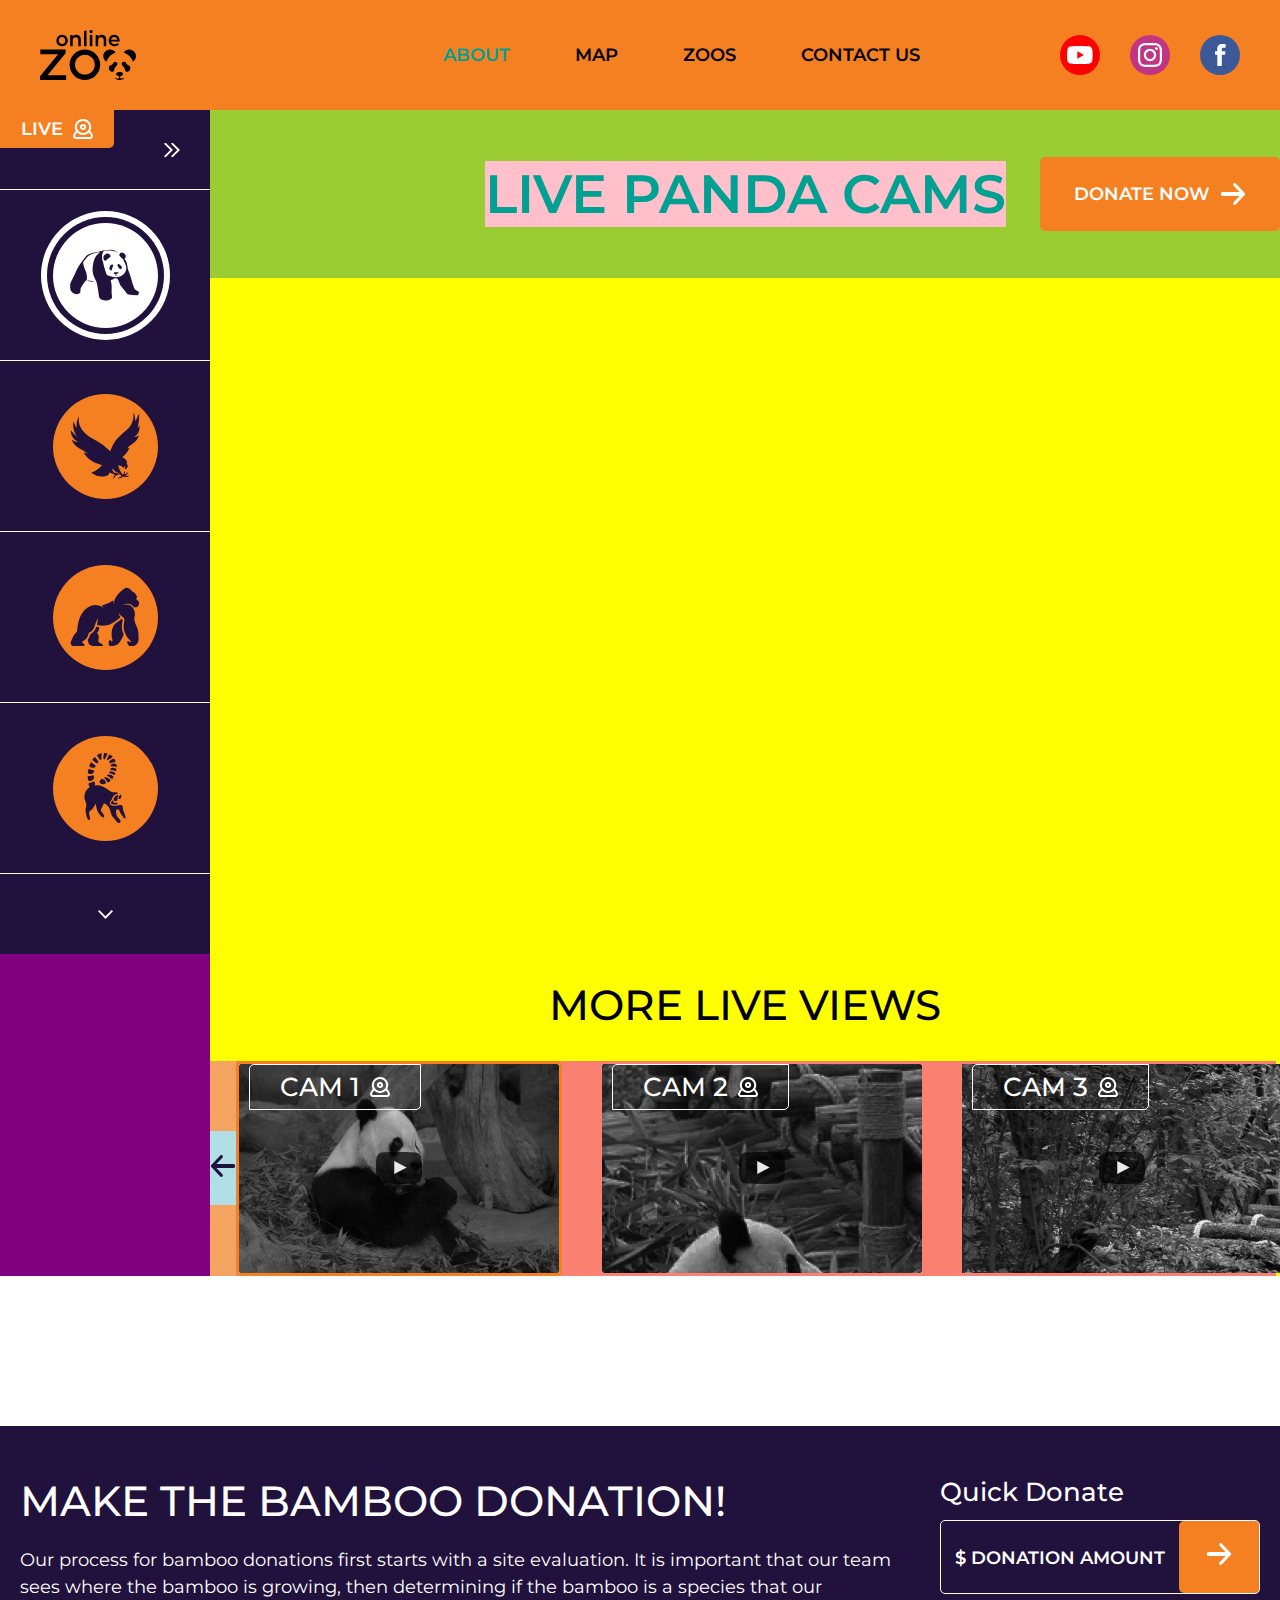
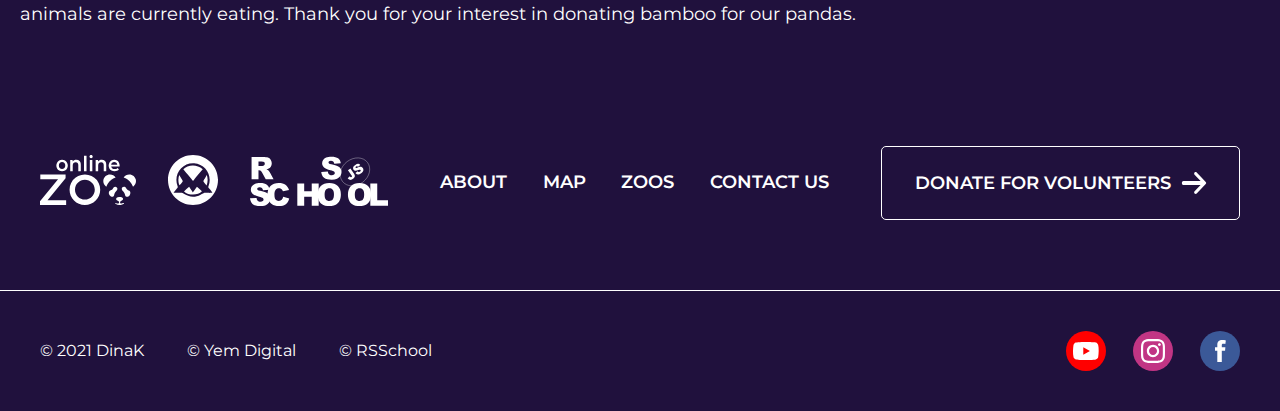
<file: pages/panda/panda.html>
<!DOCTYPE html>
<html lang="en">
   <head>
      <meta charset="UTF-8">
      <meta http-equiv="X-UA-Compatible" content="IE=edge">
      <meta name="viewport" content="width=device-width, initial-scale=1.0">
      <title>Panda online-zoo</title>
      <!--Google Fonts-->
      <link rel="preconnect" href="https://fonts.gstatic.com">
      <link href="https://fonts.googleapis.com/css2?family=Montserrat:wght@400;500;600;700;800;900&display=swap" rel="stylesheet">
      <!--Normalize-->
      <link rel="stylesheet" href="normalize.css">
      <!--Project style-->
      <link rel="stylesheet" href="style.css">
   </head>
<body>
   <header class="header">
      <div class="container header__container">
         <div class="header__body">
            <div class="header__logo">
               <a href="#"><img src="../../assets/icons/logo.svg" alt="logo online-zoo"></a>
            </div>
            <div class="header__right">
               <ul class="header__menu menu">
                  <li class="menu__item current">
                     <a href="" class="menu__link">About</a>
                  </li>
                  <li class="menu__item">
                     <a href="" class="menu__link">map</a>
                  </li>
                  <li class="menu__item">
                     <a href="" class="menu__link">Zoos</a>
                  </li>
                  <li class="menu__item">
                     <a href="" class="menu__link">Contact us</a>
                  </li>
               </ul>
               <ul class="header__socials socials">
                  <li class="social__item youtube"><a href=""></a></li>
                  <li class="social__item instagram"><a href=""></a></li>
                  <li class="social__item facebook"><a href=""></a></li>
               </ul>
            </div>
            <div class="burger">
               <span class="line line1"></span>
               <span class="line line2"></span>
               <span class="line line3"></span>
               <span class="line line4"></span>
            </div>
         </div>
      </div>
   </header>
   <section class="view">
      <div class="view__grid">
         <aside class="view__sidebar sidebar">
            <div class="sidebar__body">
               <div class="sidebar__top">
                  <p class="sidebar__name">
                     <span>LIVE</span>
                     <img src="../../assets/icons/view.svg" alt="">
                  </p>
                  <img src="../../assets/icons/sidebar_arrow2.svg" alt="" class="sidebar__arrows">
               </div>
               <div class="sidebar__item current-sidebar">
                  <div class="sidebar__icon">
                     <img src="../../assets/icons/panda.svg" alt="">
                  </div>
               </div>
               <div class="sidebar__item">
                  <div class="sidebar__icon">
                     <img src="../../assets/icons/eagle.svg" alt="">
                  </div>
               </div>
               <div class="sidebar__item">
                  <div class="sidebar__icon">
                     <img src="../../assets/icons/gorilla.svg" alt="">
                  </div>
               </div>
               <div class="sidebar__item">
                  <div class="sidebar__icon">
                     <img src="../../assets/icons/lemur.svg" alt="">
                  </div>
               </div>

               <div class="sidebar__bottom">
                  <img src="../../assets/icons/sidebar_arrow1.svg" alt="">
               </div>
            </div>
         </aside>
         <div class="view__content">
            <div class="view__screen">
               <div class="view__caption">
                  <h1 class="view__title title title_accent">live panda cams</h1>
                  <a href="" class="view__btn btn btn_orange">
                     <span>donate now</span>
                     <img src="../../assets/icons/arrow.svg" alt="arrow">
                  </a>
               </div>
               <div class="view__video">
                  <div class="video__wrap">
                     <iframe width="640" height="360" src="https://www.youtube.com/embed/f1Rk-C4WQfk" frameborder="0" allow="accelerometer; autoplay; clipboard-write; encrypted-media; gyroscope; picture-in-picture" allowfullscreen></iframe>   
                  </div>
               </div>
            </div>
            <div class="view__slider view-slider">
               <h2 class="view-slider__title title_2">more live views</h2>
               <div class="view-slider__container">
                  <button class="view__control view__control_prev">
                     <img src="../../assets/icons/view_prev.svg" alt="">
                  </button>
                  <div class="view-slider__body">
                     <div class="view-slider__item current-slide">
                        <img src="../../assets/images/cam1.jpg" alt="" class="view-slider__img">
                        <p class="view-slider__name">
                           <span>CAM 1</span>
                           <img src="../../assets/icons/view.svg" alt="" view-slider__icon>     
                        </p>
                        <img src="../../assets/icons/play.svg" alt="" class="view__play">
                     </div>
                     <div class="view-slider__item">
                        <img src="../../assets/images/cam2.jpg" alt="" class="view-slider__img">
                        <p class="view-slider__name">
                           <span>CAM 2</span>
                           <img src="../../assets/icons/view.svg" alt="" view-slider__icon>     
                        </p>
                        <img src="../../assets/icons/play.svg" alt="" class="view__play">
                     </div>
                     <div class="view-slider__item">
                        <img src="../../assets/images/cam3.jpg" alt="" class="view-slider__img">
                        <p class="view-slider__name">
                           <span>CAM 3</span>
                           <img src="../../assets/icons/view.svg" alt="" view-slider__icon>     
                        </p>
                        <img src="../../assets/icons/play.svg" alt="" class="view__play">
                     </div>
                     
                  </div>
                  <button class="view__control view__control_next">
                     <img src="../../assets/icons/view_next.svg" alt="">
                  </button>
               </div>
               </div>
         </div>
      </div>
   </section>






   <section class="donate">
      <div class="container">
         <div class="donate__body">
            <div class="donate__item donate__desc">
               <h3 class="donate__title">make the Bamboo Donation!</h3>
               <p class="donate__text donate__text_zoo">Our process for bamboo donations first starts with a site evaluation. It is important that our team sees where the bamboo is growing, then determining if the bamboo is a species that our animals are currently eating. Thank you for your interest in donating bamboo for our pandas.</p>
            </div>
            <div class="donate__item donate__right">
               <p class="donate__name">Quick Donate</p>
               <a href="" class="donate__btn">$ Donation Amount</a>
            </div>
         </div>
      </div>
   </section>
   <footer class="footer">
      <div class="container footer__container">
         <div class="footer__top">
            <div class="footer__body-top">
               <ul class="footer__logos footer__top-item">
                  <li><a href=""><img src="../../assets/icons/logo_zoo.svg" alt=""></a></li>
                  <li><a href=""><img src="../../assets/icons/logo_digital.svg" alt=""></a></li>
                  <li><a href=""><img src="../../assets/icons/logo_RSS.svg" alt=""></a></li>
               </ul>
               <div class="footer__top-item footer__top-item_menu">
                  <ul class="footer__menu menu">
                     <li class="menu__item"><a href="" class="menu__link">About</a></li>
                     <li class="menu__item"><a href="" class="menu__link">map</a></li>
                     <li class="menu__item"><a href="" class="menu__link">Zoos</a></li>
                     <li class="menu__item"><a href="" class="menu__link">Contact&nbsp;us</a></li>
                  </ul>
               </div>
               <div class="footer__top-item">
                  <a href="" class="footer__btn slider-btn">
                     <span>Donate for volunteers</span>
                     <svg class="btn-arrow" width="26" height="22" viewBox="0 0 26 22" fill="none" xmlns="http://www.w3.org/2000/svg">
                        <path fill-rule="evenodd" clip-rule="evenodd" d="M14.0682 0.119971C13.8861 0.199174 13.7206 0.315255 13.5813 0.461565C13.4417 0.607505 13.3309 0.780876 13.2554 0.971748C13.1798 1.16262 13.1409 1.36724 13.1409 1.57389C13.1409 1.78055 13.1798 1.98517 13.2554 2.17604C13.3309 2.36691 13.4417 2.54028 13.5813 2.68622L19.609 9H2.4584C2.03405 9 1.62709 9.21071 1.32703 9.58579C1.02697 9.96086 0.858398 10.4696 0.858398 11C0.858398 11.5304 1.02697 12.0391 1.32703 12.4142C1.62709 12.7893 2.03405 13 2.4584 13H19.6098L13.5813 19.3146C13.2998 19.6096 13.1416 20.0097 13.1416 20.4269C13.1416 20.8441 13.2998 21.2443 13.5813 21.5393C13.8629 21.8343 14.2447 22 14.6429 22C15.041 22 15.4229 21.8343 15.7044 21.5393L24.7004 12.1127C24.84 11.9668 24.9508 11.7934 25.0264 11.6026C25.102 11.4117 25.1409 11.2071 25.1409 11.0004C25.1409 10.7938 25.102 10.5891 25.0264 10.3983C24.9508 10.2074 24.84 10.034 24.7004 9.88808L15.7044 0.461565C15.5651 0.315255 15.3997 0.199174 15.2175 0.119971C15.0354 0.0407677 14.8401 0 14.6429 0C14.4457 0 14.2504 0.0407677 14.0682 0.119971Z"/>
                     </svg>
                  </a>
               </div>
            </div>
         </div>
         <div class="footer__bottom">
            <div class="footer__body-bottom">
               <div class="footer__bottom-item footer__bottom-item_copyrights">
                  <ul class="footer__copyrights text">
                     <li>© 2021 DinaK</li>
                     <li>© Yem Digital</li>
                     <li>© RSSchool</li>
                  </ul>
               </div>
               <div class="footer__bottom-item footer__bottom-item_socials">
                  <ul class="footer__socials socials">
                     <li class="social__item youtube"><a href=""></a></li>
                     <li class="social__item instagram"><a href=""></a></li>
                     <li class="social__item facebook"><a href=""></a></li>
                  </ul>
               </div>
            </div>
         </div>
      </div>
   </footer>
   <script src="script.js" ></script> 
</body>
</html>
</file>
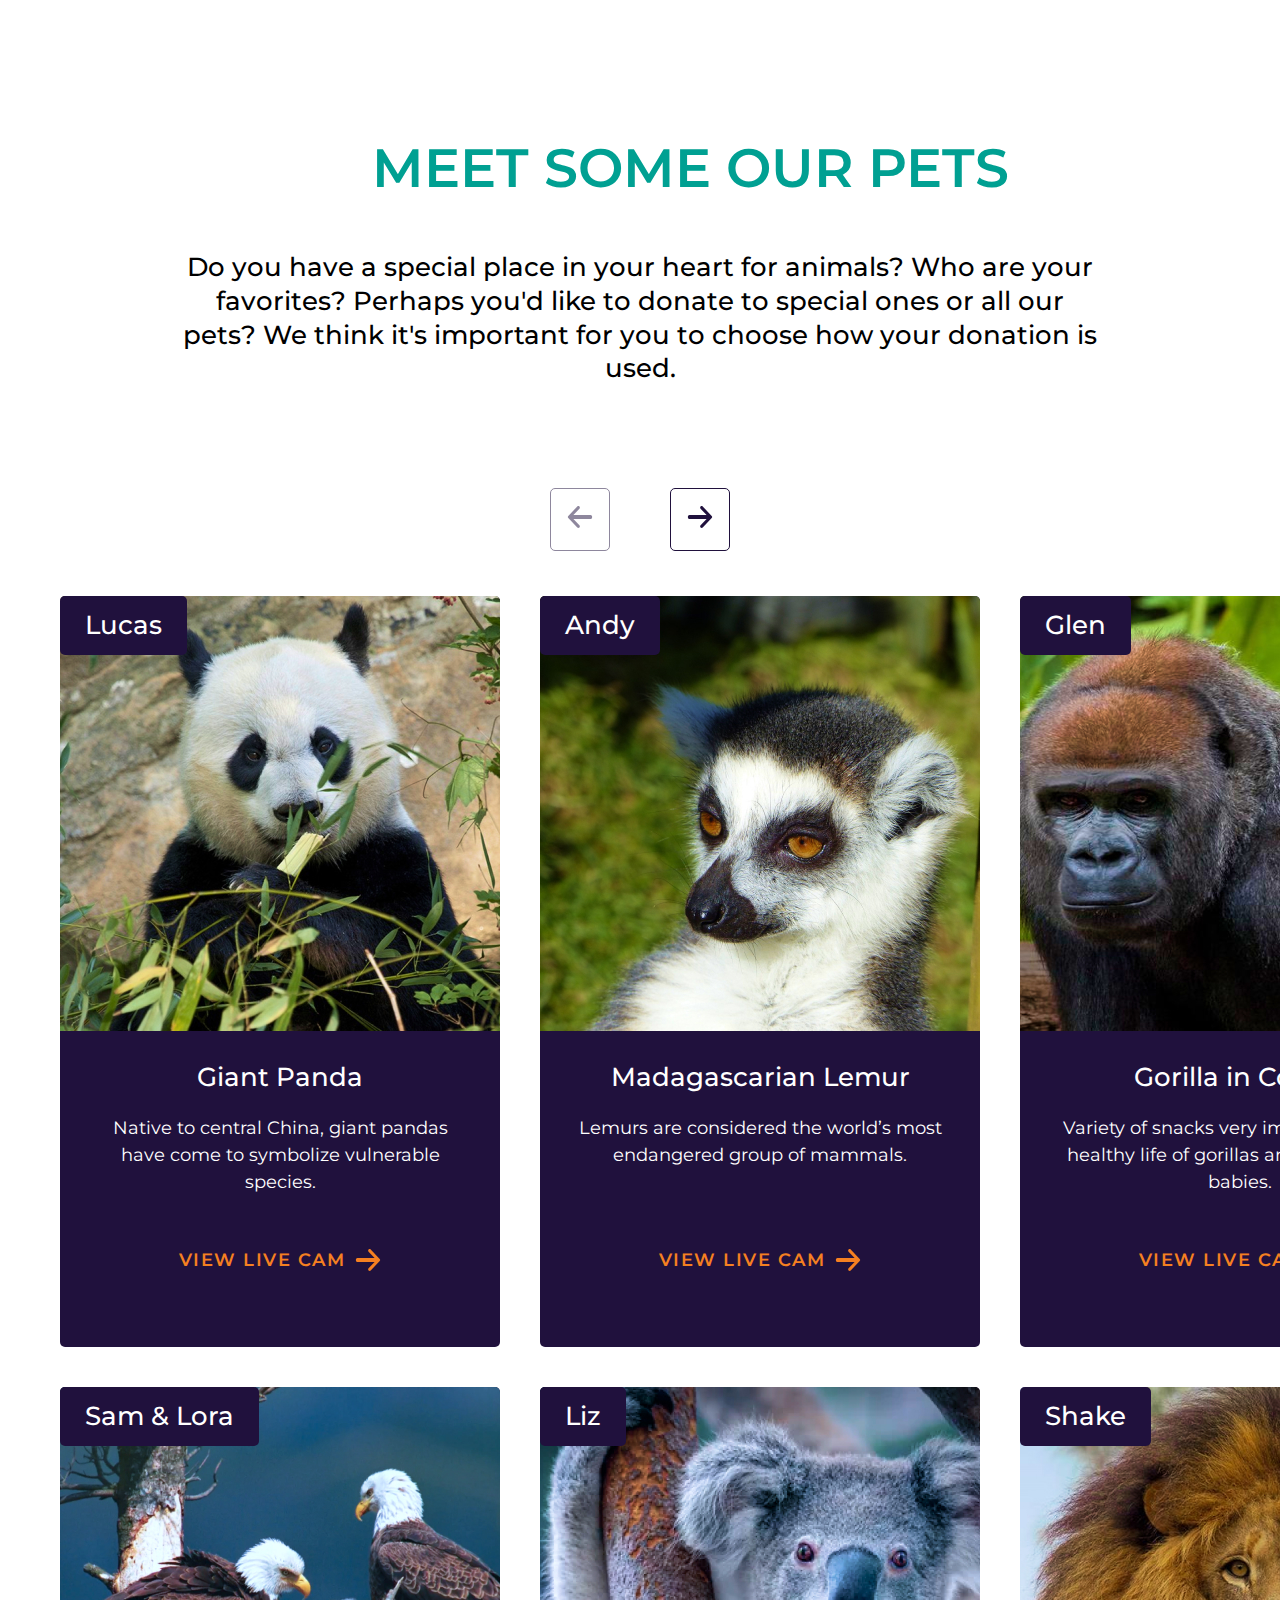
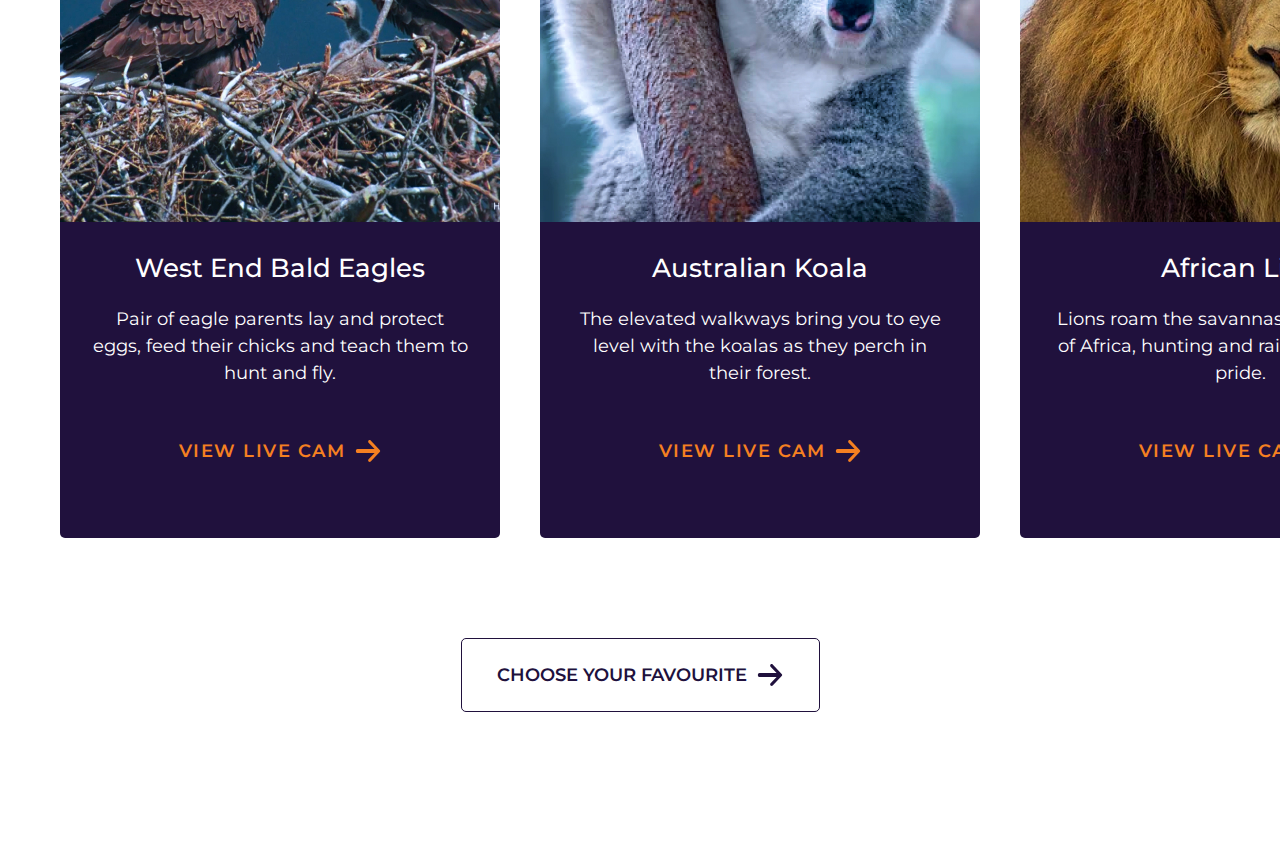
<file: pages/pets-carousel/petscarousel.html>
<!DOCTYPE html>
<html lang="en">
<head>
   <meta charset="UTF-8">
   <meta http-equiv="X-UA-Compatible" content="IE=edge">
   <meta name="viewport" content="width=device-width, initial-scale=1.0">
   <title>Online zoo</title>
   <!--Google Fonts-->
   <link rel="preconnect" href="https://fonts.gstatic.com">
   <link href="https://fonts.googleapis.com/css2?family=Montserrat:wght@400;500;600;700;800;900&display=swap" rel="stylesheet">
   <!--Normalize-->
   <link rel="stylesheet" href="normalize.css">
   <!--Project style-->
   <link rel="stylesheet" href="style.css">
   <!--Favicon-->
   <link rel="apple-touch-icon" sizes="180x180" href="../../assets/icons/fav/apple-touch-icon.png">
   <link rel="icon" type="image/png" sizes="32x32" href="../../assets/icons/fav/favicon-32x32.png">
   <link rel="icon" type="image/png" sizes="16x16" href="../../assets/icons/fav/favicon-16x16.png">
   <link rel="manifest" href="../../assets/icons/fav/site.webmanifest">
</head>
<body>

   <section class="pets">
      <div class="container pets__container">
         <h2 class="pets__title title title_accent">meet some our Pets</h2>
         <p class="pets__text text_caption">Do you have a special place in your heart for animals? Who are your favorites? Perhaps you'd like to donate to special ones or all our pets? We think it's important for you to choose how your donation is used. </p>
         <div class="pets__controls controls hidden">
            <div class="controls__arrow pets-prev">
               <svg class="controls__arrow-img" width="26" height="22" viewBox="0 0 26 22" fill="none" xmlns="http://www.w3.org/2000/svg">
                  <path fill-rule="evenodd" clip-rule="evenodd" d="M11.9318 0.119971C12.1139 0.199174 12.2794 0.315255 12.4187 0.461565C12.5583 0.607505 12.6691 0.780876 12.7446 0.971748C12.8202 1.16262 12.8591 1.36724 12.8591 1.57389C12.8591 1.78055 12.8202 1.98517 12.7446 2.17604C12.6691 2.36691 12.5583 2.54028 12.4187 2.68622L6.39097 9H23.5416C23.9659 9 24.3729 9.21071 24.673 9.58579C24.973 9.96086 25.1416 10.4696 25.1416 11C25.1416 11.5304 24.973 12.0391 24.673 12.4142C24.3729 12.7893 23.9659 13 23.5416 13H6.39018L12.4187 19.3146C12.7002 19.6096 12.8584 20.0097 12.8584 20.4269C12.8584 20.8441 12.7002 21.2443 12.4187 21.5393C12.1371 21.8343 11.7553 22 11.3571 22C10.959 22 10.5771 21.8343 10.2956 21.5393L1.29962 12.1127C1.15999 11.9668 1.04921 11.7934 0.973627 11.6026C0.898043 11.4117 0.859135 11.2071 0.859135 11.0004C0.859135 10.7938 0.898043 10.5891 0.973627 10.3983C1.04921 10.2074 1.15999 10.034 1.29962 9.88808L10.2956 0.461565C10.4349 0.315255 10.6003 0.199174 10.7825 0.119971C10.9646 0.0407677 11.1599 0 11.3571 0C11.5543 0 11.7496 0.0407677 11.9318 0.119971Z"/>
               </svg>
            </div>
            <div class="controls__arrow pets-next">
               <svg class="controls__arrow-img" width="26" height="22" viewBox="0 0 26 22" fill="none" xmlns="http://www.w3.org/2000/svg">
                  <path fill-rule="evenodd" clip-rule="evenodd" d="M14.0682 0.119971C13.8861 0.199174 13.7206 0.315255 13.5813 0.461565C13.4417 0.607505 13.3309 0.780876 13.2554 0.971748C13.1798 1.16262 13.1409 1.36724 13.1409 1.57389C13.1409 1.78055 13.1798 1.98517 13.2554 2.17604C13.3309 2.36691 13.4417 2.54028 13.5813 2.68622L19.609 9H2.4584C2.03405 9 1.62709 9.21071 1.32703 9.58579C1.02697 9.96086 0.858398 10.4696 0.858398 11C0.858398 11.5304 1.02697 12.0391 1.32703 12.4142C1.62709 12.7893 2.03405 13 2.4584 13H19.6098L13.5813 19.3146C13.2998 19.6096 13.1416 20.0097 13.1416 20.4269C13.1416 20.8441 13.2998 21.2443 13.5813 21.5393C13.8629 21.8343 14.2447 22 14.6429 22C15.041 22 15.4229 21.8343 15.7044 21.5393L24.7004 12.1127C24.84 11.9668 24.9508 11.7934 25.0264 11.6026C25.102 11.4117 25.1409 11.2071 25.1409 11.0004C25.1409 10.7938 25.102 10.5891 25.0264 10.3983C24.9508 10.2074 24.84 10.034 24.7004 9.88808L15.7044 0.461565C15.5651 0.315255 15.3997 0.199174 15.2175 0.119971C15.0354 0.0407677 14.8401 0 14.6429 0C14.4457 0 14.2504 0.0407677 14.0682 0.119971Z"/>
               </svg>
            </div>
         </div>
      </div>
      <div class="pets__carousel-box">
         <div class="pets__cards-wrapper">
            <div class="pets-carousel">               
               <div class="pets-carousel__gallery">
                  <div class="pets-card__gradient"></div>
                  <div class="pets-carousel__cards">
                     <a href="../zoos/panda/panda.html" class="pets__card pets-card">   
                        <p class="pets-card__name">Lucas</p>
                        <div class="pets-card__pic">
                           <img src="../../assets/images/panda.jpg" alt="Giant Panda">
                        </div>
                        <h4 class="pets-card__title card__title">Giant Panda</h4>
                        <p class="pets-card__text card__text">Native to central China, giant pandas have come to symbolize vulnerable species.</p>
                        <div  class="pets-card__link card__link">
                           <span>VIEW LIVE CAM</span>
                           <svg class="btn-arrow" width="26" height="22" viewBox="0 0 26 22" fill="none" xmlns="http://www.w3.org/2000/svg">
                              <path fill-rule="evenodd" clip-rule="evenodd" d="M14.0682 0.119971C13.8861 0.199174 13.7206 0.315255 13.5813 0.461565C13.4417 0.607505 13.3309 0.780876 13.2554 0.971748C13.1798 1.16262 13.1409 1.36724 13.1409 1.57389C13.1409 1.78055 13.1798 1.98517 13.2554 2.17604C13.3309 2.36691 13.4417 2.54028 13.5813 2.68622L19.609 9H2.4584C2.03405 9 1.62709 9.21071 1.32703 9.58579C1.02697 9.96086 0.858398 10.4696 0.858398 11C0.858398 11.5304 1.02697 12.0391 1.32703 12.4142C1.62709 12.7893 2.03405 13 2.4584 13H19.6098L13.5813 19.3146C13.2998 19.6096 13.1416 20.0097 13.1416 20.4269C13.1416 20.8441 13.2998 21.2443 13.5813 21.5393C13.8629 21.8343 14.2447 22 14.6429 22C15.041 22 15.4229 21.8343 15.7044 21.5393L24.7004 12.1127C24.84 11.9668 24.9508 11.7934 25.0264 11.6026C25.102 11.4117 25.1409 11.2071 25.1409 11.0004C25.1409 10.7938 25.102 10.5891 25.0264 10.3983C24.9508 10.2074 24.84 10.034 24.7004 9.88808L15.7044 0.461565C15.5651 0.315255 15.3997 0.199174 15.2175 0.119971C15.0354 0.0407677 14.8401 0 14.6429 0C14.4457 0 14.2504 0.0407677 14.0682 0.119971Z"/>
                           </svg>
                        </div>
                     </a>
                     <a href="../zoos/eagle/eagle.html" class="pets__card pets-card">   
                        <p class="pets-card__name row2">Sam & Lora</p>
                        <div class="pets-card__pic">
                           <img src="../../assets/images/eagles.jpg" alt="West End Bald Eagles">
                        </div>
                        <h4 class="pets-card__title card__title">West End Bald Eagles</h4>
                        <p class="pets-card__text card__text">Pair of eagle parents lay and protect eggs, feed their chicks and teach them to hunt and fly.</p>
                        <div class="pets-card__link card__link">
                           <span>VIEW LIVE CAM</span>
                           <svg class="btn-arrow" width="26" height="22" viewBox="0 0 26 22" fill="none" xmlns="http://www.w3.org/2000/svg">
                              <path fill-rule="evenodd" clip-rule="evenodd" d="M14.0682 0.119971C13.8861 0.199174 13.7206 0.315255 13.5813 0.461565C13.4417 0.607505 13.3309 0.780876 13.2554 0.971748C13.1798 1.16262 13.1409 1.36724 13.1409 1.57389C13.1409 1.78055 13.1798 1.98517 13.2554 2.17604C13.3309 2.36691 13.4417 2.54028 13.5813 2.68622L19.609 9H2.4584C2.03405 9 1.62709 9.21071 1.32703 9.58579C1.02697 9.96086 0.858398 10.4696 0.858398 11C0.858398 11.5304 1.02697 12.0391 1.32703 12.4142C1.62709 12.7893 2.03405 13 2.4584 13H19.6098L13.5813 19.3146C13.2998 19.6096 13.1416 20.0097 13.1416 20.4269C13.1416 20.8441 13.2998 21.2443 13.5813 21.5393C13.8629 21.8343 14.2447 22 14.6429 22C15.041 22 15.4229 21.8343 15.7044 21.5393L24.7004 12.1127C24.84 11.9668 24.9508 11.7934 25.0264 11.6026C25.102 11.4117 25.1409 11.2071 25.1409 11.0004C25.1409 10.7938 25.102 10.5891 25.0264 10.3983C24.9508 10.2074 24.84 10.034 24.7004 9.88808L15.7044 0.461565C15.5651 0.315255 15.3997 0.199174 15.2175 0.119971C15.0354 0.0407677 14.8401 0 14.6429 0C14.4457 0 14.2504 0.0407677 14.0682 0.119971Z"/>
                           </svg>
                        </div>
                     </a>
                     <a href="../zoos/lemur/lemur.html" class="pets__card pets-card">   
                        <p class="pets-card__name">Andy</p>
                        <div class="pets-card__pic">
                           <img src="../../assets/images/lemur.jpg" alt="Madagascarian Lemur">
                        </div>
                        <h4 class="pets-card__title card__title">Madagascarian Lemur</h4>
                        <p class="pets-card__text card__text">Lemurs are considered the world’s most endangered group of mammals.</p>
                        <div class="pets-card__link card__link">
                           <span>VIEW LIVE CAM</span>
                           <svg class="btn-arrow" width="26" height="22" viewBox="0 0 26 22" fill="none" xmlns="http://www.w3.org/2000/svg">
                              <path fill-rule="evenodd" clip-rule="evenodd" d="M14.0682 0.119971C13.8861 0.199174 13.7206 0.315255 13.5813 0.461565C13.4417 0.607505 13.3309 0.780876 13.2554 0.971748C13.1798 1.16262 13.1409 1.36724 13.1409 1.57389C13.1409 1.78055 13.1798 1.98517 13.2554 2.17604C13.3309 2.36691 13.4417 2.54028 13.5813 2.68622L19.609 9H2.4584C2.03405 9 1.62709 9.21071 1.32703 9.58579C1.02697 9.96086 0.858398 10.4696 0.858398 11C0.858398 11.5304 1.02697 12.0391 1.32703 12.4142C1.62709 12.7893 2.03405 13 2.4584 13H19.6098L13.5813 19.3146C13.2998 19.6096 13.1416 20.0097 13.1416 20.4269C13.1416 20.8441 13.2998 21.2443 13.5813 21.5393C13.8629 21.8343 14.2447 22 14.6429 22C15.041 22 15.4229 21.8343 15.7044 21.5393L24.7004 12.1127C24.84 11.9668 24.9508 11.7934 25.0264 11.6026C25.102 11.4117 25.1409 11.2071 25.1409 11.0004C25.1409 10.7938 25.102 10.5891 25.0264 10.3983C24.9508 10.2074 24.84 10.034 24.7004 9.88808L15.7044 0.461565C15.5651 0.315255 15.3997 0.199174 15.2175 0.119971C15.0354 0.0407677 14.8401 0 14.6429 0C14.4457 0 14.2504 0.0407677 14.0682 0.119971Z"/>
                           </svg>
                        </div>
                     </a>
                     <a href="#" class="pets__card pets-card">   
                        <p class="pets-card__name row2">Liz</p>
                        <div class="pets-card__pic">
                           <img src="../../assets/images/koala.jpg" alt="Australian Koala">
                        </div>
                        <h4 class="pets-card__title card__title">Australian Koala</h4>
                        <p class="pets-card__text card__text">The elevated walkways bring you to eye level with the koalas as they perch in their forest.</p>
                        <div class="pets-card__link card__link">
                           <span>VIEW LIVE CAM</span>
                           <svg class="btn-arrow" width="26" height="22" viewBox="0 0 26 22" fill="none" xmlns="http://www.w3.org/2000/svg">
                              <path fill-rule="evenodd" clip-rule="evenodd" d="M14.0682 0.119971C13.8861 0.199174 13.7206 0.315255 13.5813 0.461565C13.4417 0.607505 13.3309 0.780876 13.2554 0.971748C13.1798 1.16262 13.1409 1.36724 13.1409 1.57389C13.1409 1.78055 13.1798 1.98517 13.2554 2.17604C13.3309 2.36691 13.4417 2.54028 13.5813 2.68622L19.609 9H2.4584C2.03405 9 1.62709 9.21071 1.32703 9.58579C1.02697 9.96086 0.858398 10.4696 0.858398 11C0.858398 11.5304 1.02697 12.0391 1.32703 12.4142C1.62709 12.7893 2.03405 13 2.4584 13H19.6098L13.5813 19.3146C13.2998 19.6096 13.1416 20.0097 13.1416 20.4269C13.1416 20.8441 13.2998 21.2443 13.5813 21.5393C13.8629 21.8343 14.2447 22 14.6429 22C15.041 22 15.4229 21.8343 15.7044 21.5393L24.7004 12.1127C24.84 11.9668 24.9508 11.7934 25.0264 11.6026C25.102 11.4117 25.1409 11.2071 25.1409 11.0004C25.1409 10.7938 25.102 10.5891 25.0264 10.3983C24.9508 10.2074 24.84 10.034 24.7004 9.88808L15.7044 0.461565C15.5651 0.315255 15.3997 0.199174 15.2175 0.119971C15.0354 0.0407677 14.8401 0 14.6429 0C14.4457 0 14.2504 0.0407677 14.0682 0.119971Z"/>
                           </svg>
                        </div>
                     </a>
                     <a href="../zoos/gorilla/gorilla.html" class="pets__card pets-card">   
                        <p class="pets-card__name">Glen</p>
                        <div class="pets-card__pic">
                           <img src="../../assets/images/gorilla.jpg" alt="Gorilla in Congo">
                        </div>
                        <h4 class="pets-card__title card__title">Gorilla in Congo</h4>
                        <p class="pets-card__text card__text">Variety of snacks very important for the healthy life of gorillas and his plenty of babies.</p>
                        <div class="pets-card__link card__link">
                           <span>VIEW LIVE CAM</span>
                           <svg class="btn-arrow" width="26" height="22" viewBox="0 0 26 22" fill="none" xmlns="http://www.w3.org/2000/svg">
                              <path fill-rule="evenodd" clip-rule="evenodd" d="M14.0682 0.119971C13.8861 0.199174 13.7206 0.315255 13.5813 0.461565C13.4417 0.607505 13.3309 0.780876 13.2554 0.971748C13.1798 1.16262 13.1409 1.36724 13.1409 1.57389C13.1409 1.78055 13.1798 1.98517 13.2554 2.17604C13.3309 2.36691 13.4417 2.54028 13.5813 2.68622L19.609 9H2.4584C2.03405 9 1.62709 9.21071 1.32703 9.58579C1.02697 9.96086 0.858398 10.4696 0.858398 11C0.858398 11.5304 1.02697 12.0391 1.32703 12.4142C1.62709 12.7893 2.03405 13 2.4584 13H19.6098L13.5813 19.3146C13.2998 19.6096 13.1416 20.0097 13.1416 20.4269C13.1416 20.8441 13.2998 21.2443 13.5813 21.5393C13.8629 21.8343 14.2447 22 14.6429 22C15.041 22 15.4229 21.8343 15.7044 21.5393L24.7004 12.1127C24.84 11.9668 24.9508 11.7934 25.0264 11.6026C25.102 11.4117 25.1409 11.2071 25.1409 11.0004C25.1409 10.7938 25.102 10.5891 25.0264 10.3983C24.9508 10.2074 24.84 10.034 24.7004 9.88808L15.7044 0.461565C15.5651 0.315255 15.3997 0.199174 15.2175 0.119971C15.0354 0.0407677 14.8401 0 14.6429 0C14.4457 0 14.2504 0.0407677 14.0682 0.119971Z"/>
                           </svg>
                        </div>
                     </a>
                     <a href="#" class="pets__card pets-card">   
                        <p class="pets-card__name row2">Shake</p>
                        <div class="pets-card__pic">
                           <img src="../../assets/images/lion.jpg" alt="African Lion">
                        </div>
                        <h4 class="pets-card__title card__title">African Lion</h4>
                        <p class="pets-card__text card__text">Lions roam the savannas and grasslands of Africa, hunting and raising cubs in the pride.</p>
                        <div class="pets-card__link card__link">
                           <span>VIEW LIVE CAM</span>
                           <svg class="btn-arrow" width="26" height="22" viewBox="0 0 26 22" fill="none" xmlns="http://www.w3.org/2000/svg">
                              <path fill-rule="evenodd" clip-rule="evenodd" d="M14.0682 0.119971C13.8861 0.199174 13.7206 0.315255 13.5813 0.461565C13.4417 0.607505 13.3309 0.780876 13.2554 0.971748C13.1798 1.16262 13.1409 1.36724 13.1409 1.57389C13.1409 1.78055 13.1798 1.98517 13.2554 2.17604C13.3309 2.36691 13.4417 2.54028 13.5813 2.68622L19.609 9H2.4584C2.03405 9 1.62709 9.21071 1.32703 9.58579C1.02697 9.96086 0.858398 10.4696 0.858398 11C0.858398 11.5304 1.02697 12.0391 1.32703 12.4142C1.62709 12.7893 2.03405 13 2.4584 13H19.6098L13.5813 19.3146C13.2998 19.6096 13.1416 20.0097 13.1416 20.4269C13.1416 20.8441 13.2998 21.2443 13.5813 21.5393C13.8629 21.8343 14.2447 22 14.6429 22C15.041 22 15.4229 21.8343 15.7044 21.5393L24.7004 12.1127C24.84 11.9668 24.9508 11.7934 25.0264 11.6026C25.102 11.4117 25.1409 11.2071 25.1409 11.0004C25.1409 10.7938 25.102 10.5891 25.0264 10.3983C24.9508 10.2074 24.84 10.034 24.7004 9.88808L15.7044 0.461565C15.5651 0.315255 15.3997 0.199174 15.2175 0.119971C15.0354 0.0407677 14.8401 0 14.6429 0C14.4457 0 14.2504 0.0407677 14.0682 0.119971Z"/>
                           </svg>
                        </div>
                     </a>
                     <a href="#" class="pets__card pets-card">   
                        <p class="pets-card__name">Mike</p>
                        <div class="pets-card__pic">
                           <img src="../../assets/images/alligator.jpg" alt="Chinese Alligator">
                        </div>
                        <h4 class="pets-card__title card__title">Chinese Alligator</h4>
                        <p class="pets-card__text card__text">From nose to tail, belly to back, hard scales protect this petite alligator.</p>
                        <div class="pets-card__link card__link">
                           <span>VIEW LIVE CAM</span>
                           <svg class="btn-arrow" width="26" height="22" viewBox="0 0 26 22" fill="none" xmlns="http://www.w3.org/2000/svg">
                              <path fill-rule="evenodd" clip-rule="evenodd" d="M14.0682 0.119971C13.8861 0.199174 13.7206 0.315255 13.5813 0.461565C13.4417 0.607505 13.3309 0.780876 13.2554 0.971748C13.1798 1.16262 13.1409 1.36724 13.1409 1.57389C13.1409 1.78055 13.1798 1.98517 13.2554 2.17604C13.3309 2.36691 13.4417 2.54028 13.5813 2.68622L19.609 9H2.4584C2.03405 9 1.62709 9.21071 1.32703 9.58579C1.02697 9.96086 0.858398 10.4696 0.858398 11C0.858398 11.5304 1.02697 12.0391 1.32703 12.4142C1.62709 12.7893 2.03405 13 2.4584 13H19.6098L13.5813 19.3146C13.2998 19.6096 13.1416 20.0097 13.1416 20.4269C13.1416 20.8441 13.2998 21.2443 13.5813 21.5393C13.8629 21.8343 14.2447 22 14.6429 22C15.041 22 15.4229 21.8343 15.7044 21.5393L24.7004 12.1127C24.84 11.9668 24.9508 11.7934 25.0264 11.6026C25.102 11.4117 25.1409 11.2071 25.1409 11.0004C25.1409 10.7938 25.102 10.5891 25.0264 10.3983C24.9508 10.2074 24.84 10.034 24.7004 9.88808L15.7044 0.461565C15.5651 0.315255 15.3997 0.199174 15.2175 0.119971C15.0354 0.0407677 14.8401 0 14.6429 0C14.4457 0 14.2504 0.0407677 14.0682 0.119971Z"/>
                           </svg>
                        </div>
                     </a>
                     <a href="#" class="pets__card pets-card">   
                        <p class="pets-card__name row2">Senja</p>
                        <!--<div class="pets-card__gradient"></div>-->
                        <div class="pets-card__pic">
                           <img src="../../assets/images/tiger.jpg" alt="Sumatran Tiger">
                        </div>
                        <h4 class="pets-card__title card__title">Sumatran Tiger</h4>
                        <p class="pets-card__text card__text">Sumatran Tigers are the smallest of the five sub-species, and are found in Indonesia.</p>
                        <div class="pets-card__link card__link">
                           <span>VIEW LIVE CAM</span>
                           <svg class="btn-arrow" width="26" height="22" viewBox="0 0 26 22" fill="none" xmlns="http://www.w3.org/2000/svg">
                              <path fill-rule="evenodd" clip-rule="evenodd" d="M14.0682 0.119971C13.8861 0.199174 13.7206 0.315255 13.5813 0.461565C13.4417 0.607505 13.3309 0.780876 13.2554 0.971748C13.1798 1.16262 13.1409 1.36724 13.1409 1.57389C13.1409 1.78055 13.1798 1.98517 13.2554 2.17604C13.3309 2.36691 13.4417 2.54028 13.5813 2.68622L19.609 9H2.4584C2.03405 9 1.62709 9.21071 1.32703 9.58579C1.02697 9.96086 0.858398 10.4696 0.858398 11C0.858398 11.5304 1.02697 12.0391 1.32703 12.4142C1.62709 12.7893 2.03405 13 2.4584 13H19.6098L13.5813 19.3146C13.2998 19.6096 13.1416 20.0097 13.1416 20.4269C13.1416 20.8441 13.2998 21.2443 13.5813 21.5393C13.8629 21.8343 14.2447 22 14.6429 22C15.041 22 15.4229 21.8343 15.7044 21.5393L24.7004 12.1127C24.84 11.9668 24.9508 11.7934 25.0264 11.6026C25.102 11.4117 25.1409 11.2071 25.1409 11.0004C25.1409 10.7938 25.102 10.5891 25.0264 10.3983C24.9508 10.2074 24.84 10.034 24.7004 9.88808L15.7044 0.461565C15.5651 0.315255 15.3997 0.199174 15.2175 0.119971C15.0354 0.0407677 14.8401 0 14.6429 0C14.4457 0 14.2504 0.0407677 14.0682 0.119971Z"/>
                           </svg>
                        </div>
                     </a>

                     <a href="../zoos/panda/panda.html" class="pets__card pets-card">   
                        <p class="pets-card__name">Lucas</p>
                        <div class="pets-card__pic">
                           <img src="../../assets/images/panda.jpg" alt="Giant Panda">
                        </div>
                        <h4 class="pets-card__title card__title">Giant Panda1</h4>
                        <p class="pets-card__text card__text">Native to central China, giant pandas have come to symbolize vulnerable species.</p>
                        <div  class="pets-card__link card__link">
                           <span>VIEW LIVE CAM</span>
                           <svg class="btn-arrow" width="26" height="22" viewBox="0 0 26 22" fill="none" xmlns="http://www.w3.org/2000/svg">
                              <path fill-rule="evenodd" clip-rule="evenodd" d="M14.0682 0.119971C13.8861 0.199174 13.7206 0.315255 13.5813 0.461565C13.4417 0.607505 13.3309 0.780876 13.2554 0.971748C13.1798 1.16262 13.1409 1.36724 13.1409 1.57389C13.1409 1.78055 13.1798 1.98517 13.2554 2.17604C13.3309 2.36691 13.4417 2.54028 13.5813 2.68622L19.609 9H2.4584C2.03405 9 1.62709 9.21071 1.32703 9.58579C1.02697 9.96086 0.858398 10.4696 0.858398 11C0.858398 11.5304 1.02697 12.0391 1.32703 12.4142C1.62709 12.7893 2.03405 13 2.4584 13H19.6098L13.5813 19.3146C13.2998 19.6096 13.1416 20.0097 13.1416 20.4269C13.1416 20.8441 13.2998 21.2443 13.5813 21.5393C13.8629 21.8343 14.2447 22 14.6429 22C15.041 22 15.4229 21.8343 15.7044 21.5393L24.7004 12.1127C24.84 11.9668 24.9508 11.7934 25.0264 11.6026C25.102 11.4117 25.1409 11.2071 25.1409 11.0004C25.1409 10.7938 25.102 10.5891 25.0264 10.3983C24.9508 10.2074 24.84 10.034 24.7004 9.88808L15.7044 0.461565C15.5651 0.315255 15.3997 0.199174 15.2175 0.119971C15.0354 0.0407677 14.8401 0 14.6429 0C14.4457 0 14.2504 0.0407677 14.0682 0.119971Z"/>
                           </svg>
                        </div>
                     </a>
                     <a href="../zoos/eagle/eagle.html" class="pets__card pets-card">   
                        <p class="pets-card__name row2">Sam & Lora2</p>
                        <div class="pets-card__pic">
                           <img src="../../assets/images/eagles.jpg" alt="West End Bald Eagles">
                        </div>
                        <h4 class="pets-card__title card__title">West End Bald Eagles</h4>
                        <p class="pets-card__text card__text">Pair of eagle parents lay and protect eggs, feed their chicks and teach them to hunt and fly.</p>
                        <div class="pets-card__link card__link">
                           <span>VIEW LIVE CAM</span>
                           <svg class="btn-arrow" width="26" height="22" viewBox="0 0 26 22" fill="none" xmlns="http://www.w3.org/2000/svg">
                              <path fill-rule="evenodd" clip-rule="evenodd" d="M14.0682 0.119971C13.8861 0.199174 13.7206 0.315255 13.5813 0.461565C13.4417 0.607505 13.3309 0.780876 13.2554 0.971748C13.1798 1.16262 13.1409 1.36724 13.1409 1.57389C13.1409 1.78055 13.1798 1.98517 13.2554 2.17604C13.3309 2.36691 13.4417 2.54028 13.5813 2.68622L19.609 9H2.4584C2.03405 9 1.62709 9.21071 1.32703 9.58579C1.02697 9.96086 0.858398 10.4696 0.858398 11C0.858398 11.5304 1.02697 12.0391 1.32703 12.4142C1.62709 12.7893 2.03405 13 2.4584 13H19.6098L13.5813 19.3146C13.2998 19.6096 13.1416 20.0097 13.1416 20.4269C13.1416 20.8441 13.2998 21.2443 13.5813 21.5393C13.8629 21.8343 14.2447 22 14.6429 22C15.041 22 15.4229 21.8343 15.7044 21.5393L24.7004 12.1127C24.84 11.9668 24.9508 11.7934 25.0264 11.6026C25.102 11.4117 25.1409 11.2071 25.1409 11.0004C25.1409 10.7938 25.102 10.5891 25.0264 10.3983C24.9508 10.2074 24.84 10.034 24.7004 9.88808L15.7044 0.461565C15.5651 0.315255 15.3997 0.199174 15.2175 0.119971C15.0354 0.0407677 14.8401 0 14.6429 0C14.4457 0 14.2504 0.0407677 14.0682 0.119971Z"/>
                           </svg>
                        </div>
                     </a>
                     <a href="../zoos/lemur/lemur.html" class="pets__card pets-card">   
                        <p class="pets-card__name">Andy3</p>
                        <div class="pets-card__pic">
                           <img src="../../assets/images/lemur.jpg" alt="Madagascarian Lemur">
                        </div>
                        <h4 class="pets-card__title card__title">Madagascarian Lemur</h4>
                        <p class="pets-card__text card__text">Lemurs are considered the world’s most endangered group of mammals.</p>
                        <div class="pets-card__link card__link">
                           <span>VIEW LIVE CAM</span>
                           <svg class="btn-arrow" width="26" height="22" viewBox="0 0 26 22" fill="none" xmlns="http://www.w3.org/2000/svg">
                              <path fill-rule="evenodd" clip-rule="evenodd" d="M14.0682 0.119971C13.8861 0.199174 13.7206 0.315255 13.5813 0.461565C13.4417 0.607505 13.3309 0.780876 13.2554 0.971748C13.1798 1.16262 13.1409 1.36724 13.1409 1.57389C13.1409 1.78055 13.1798 1.98517 13.2554 2.17604C13.3309 2.36691 13.4417 2.54028 13.5813 2.68622L19.609 9H2.4584C2.03405 9 1.62709 9.21071 1.32703 9.58579C1.02697 9.96086 0.858398 10.4696 0.858398 11C0.858398 11.5304 1.02697 12.0391 1.32703 12.4142C1.62709 12.7893 2.03405 13 2.4584 13H19.6098L13.5813 19.3146C13.2998 19.6096 13.1416 20.0097 13.1416 20.4269C13.1416 20.8441 13.2998 21.2443 13.5813 21.5393C13.8629 21.8343 14.2447 22 14.6429 22C15.041 22 15.4229 21.8343 15.7044 21.5393L24.7004 12.1127C24.84 11.9668 24.9508 11.7934 25.0264 11.6026C25.102 11.4117 25.1409 11.2071 25.1409 11.0004C25.1409 10.7938 25.102 10.5891 25.0264 10.3983C24.9508 10.2074 24.84 10.034 24.7004 9.88808L15.7044 0.461565C15.5651 0.315255 15.3997 0.199174 15.2175 0.119971C15.0354 0.0407677 14.8401 0 14.6429 0C14.4457 0 14.2504 0.0407677 14.0682 0.119971Z"/>
                           </svg>
                        </div>
                     </a>
                     <a href="#" class="pets__card pets-card">   
                        <p class="pets-card__name row2">Liz4</p>
                        <div class="pets-card__pic">
                           <img src="../../assets/images/koala.jpg" alt="Australian Koala">
                        </div>
                        <h4 class="pets-card__title card__title">Australian Koala</h4>
                        <p class="pets-card__text card__text">The elevated walkways bring you to eye level with the koalas as they perch in their forest.</p>
                        <div class="pets-card__link card__link">
                           <span>VIEW LIVE CAM</span>
                           <svg class="btn-arrow" width="26" height="22" viewBox="0 0 26 22" fill="none" xmlns="http://www.w3.org/2000/svg">
                              <path fill-rule="evenodd" clip-rule="evenodd" d="M14.0682 0.119971C13.8861 0.199174 13.7206 0.315255 13.5813 0.461565C13.4417 0.607505 13.3309 0.780876 13.2554 0.971748C13.1798 1.16262 13.1409 1.36724 13.1409 1.57389C13.1409 1.78055 13.1798 1.98517 13.2554 2.17604C13.3309 2.36691 13.4417 2.54028 13.5813 2.68622L19.609 9H2.4584C2.03405 9 1.62709 9.21071 1.32703 9.58579C1.02697 9.96086 0.858398 10.4696 0.858398 11C0.858398 11.5304 1.02697 12.0391 1.32703 12.4142C1.62709 12.7893 2.03405 13 2.4584 13H19.6098L13.5813 19.3146C13.2998 19.6096 13.1416 20.0097 13.1416 20.4269C13.1416 20.8441 13.2998 21.2443 13.5813 21.5393C13.8629 21.8343 14.2447 22 14.6429 22C15.041 22 15.4229 21.8343 15.7044 21.5393L24.7004 12.1127C24.84 11.9668 24.9508 11.7934 25.0264 11.6026C25.102 11.4117 25.1409 11.2071 25.1409 11.0004C25.1409 10.7938 25.102 10.5891 25.0264 10.3983C24.9508 10.2074 24.84 10.034 24.7004 9.88808L15.7044 0.461565C15.5651 0.315255 15.3997 0.199174 15.2175 0.119971C15.0354 0.0407677 14.8401 0 14.6429 0C14.4457 0 14.2504 0.0407677 14.0682 0.119971Z"/>
                           </svg>
                        </div>
                     </a>
                     <a href="../zoos/gorilla/gorilla.html" class="pets__card pets-card">   
                        <p class="pets-card__name">Glen5</p>
                        <div class="pets-card__pic">
                           <img src="../../assets/images/gorilla.jpg" alt="Gorilla in Congo">
                        </div>
                        <h4 class="pets-card__title card__title">Gorilla in Congo</h4>
                        <p class="pets-card__text card__text">Variety of snacks very important for the healthy life of gorillas and his plenty of babies.</p>
                        <div class="pets-card__link card__link">
                           <span>VIEW LIVE CAM</span>
                           <svg class="btn-arrow" width="26" height="22" viewBox="0 0 26 22" fill="none" xmlns="http://www.w3.org/2000/svg">
                              <path fill-rule="evenodd" clip-rule="evenodd" d="M14.0682 0.119971C13.8861 0.199174 13.7206 0.315255 13.5813 0.461565C13.4417 0.607505 13.3309 0.780876 13.2554 0.971748C13.1798 1.16262 13.1409 1.36724 13.1409 1.57389C13.1409 1.78055 13.1798 1.98517 13.2554 2.17604C13.3309 2.36691 13.4417 2.54028 13.5813 2.68622L19.609 9H2.4584C2.03405 9 1.62709 9.21071 1.32703 9.58579C1.02697 9.96086 0.858398 10.4696 0.858398 11C0.858398 11.5304 1.02697 12.0391 1.32703 12.4142C1.62709 12.7893 2.03405 13 2.4584 13H19.6098L13.5813 19.3146C13.2998 19.6096 13.1416 20.0097 13.1416 20.4269C13.1416 20.8441 13.2998 21.2443 13.5813 21.5393C13.8629 21.8343 14.2447 22 14.6429 22C15.041 22 15.4229 21.8343 15.7044 21.5393L24.7004 12.1127C24.84 11.9668 24.9508 11.7934 25.0264 11.6026C25.102 11.4117 25.1409 11.2071 25.1409 11.0004C25.1409 10.7938 25.102 10.5891 25.0264 10.3983C24.9508 10.2074 24.84 10.034 24.7004 9.88808L15.7044 0.461565C15.5651 0.315255 15.3997 0.199174 15.2175 0.119971C15.0354 0.0407677 14.8401 0 14.6429 0C14.4457 0 14.2504 0.0407677 14.0682 0.119971Z"/>
                           </svg>
                        </div>
                     </a>
                     <a href="#" class="pets__card pets-card">   
                        <p class="pets-card__name row2">Shake6</p>
                        <div class="pets-card__pic">
                           <img src="../../assets/images/lion.jpg" alt="African Lion">
                        </div>
                        <h4 class="pets-card__title card__title">African Lion</h4>
                        <p class="pets-card__text card__text">Lions roam the savannas and grasslands of Africa, hunting and raising cubs in the pride.</p>
                        <div class="pets-card__link card__link">
                           <span>VIEW LIVE CAM</span>
                           <svg class="btn-arrow" width="26" height="22" viewBox="0 0 26 22" fill="none" xmlns="http://www.w3.org/2000/svg">
                              <path fill-rule="evenodd" clip-rule="evenodd" d="M14.0682 0.119971C13.8861 0.199174 13.7206 0.315255 13.5813 0.461565C13.4417 0.607505 13.3309 0.780876 13.2554 0.971748C13.1798 1.16262 13.1409 1.36724 13.1409 1.57389C13.1409 1.78055 13.1798 1.98517 13.2554 2.17604C13.3309 2.36691 13.4417 2.54028 13.5813 2.68622L19.609 9H2.4584C2.03405 9 1.62709 9.21071 1.32703 9.58579C1.02697 9.96086 0.858398 10.4696 0.858398 11C0.858398 11.5304 1.02697 12.0391 1.32703 12.4142C1.62709 12.7893 2.03405 13 2.4584 13H19.6098L13.5813 19.3146C13.2998 19.6096 13.1416 20.0097 13.1416 20.4269C13.1416 20.8441 13.2998 21.2443 13.5813 21.5393C13.8629 21.8343 14.2447 22 14.6429 22C15.041 22 15.4229 21.8343 15.7044 21.5393L24.7004 12.1127C24.84 11.9668 24.9508 11.7934 25.0264 11.6026C25.102 11.4117 25.1409 11.2071 25.1409 11.0004C25.1409 10.7938 25.102 10.5891 25.0264 10.3983C24.9508 10.2074 24.84 10.034 24.7004 9.88808L15.7044 0.461565C15.5651 0.315255 15.3997 0.199174 15.2175 0.119971C15.0354 0.0407677 14.8401 0 14.6429 0C14.4457 0 14.2504 0.0407677 14.0682 0.119971Z"/>
                           </svg>
                        </div>
                     </a>
                     <a href="#" class="pets__card pets-card">   
                        <p class="pets-card__name">Mike7</p>
                        <div class="pets-card__gradient"></div>
                        <div class="pets-card__pic">
                           <img src="../../assets/images/alligator.jpg" alt="Chinese Alligator">
                        </div>
                        <h4 class="pets-card__title card__title">Chinese Alligator</h4>
                        <p class="pets-card__text card__text">From nose to tail, belly to back, hard scales protect this petite alligator.</p>
                        <div class="pets-card__link card__link">
                           <span>VIEW LIVE CAM</span>
                           <svg class="btn-arrow" width="26" height="22" viewBox="0 0 26 22" fill="none" xmlns="http://www.w3.org/2000/svg">
                              <path fill-rule="evenodd" clip-rule="evenodd" d="M14.0682 0.119971C13.8861 0.199174 13.7206 0.315255 13.5813 0.461565C13.4417 0.607505 13.3309 0.780876 13.2554 0.971748C13.1798 1.16262 13.1409 1.36724 13.1409 1.57389C13.1409 1.78055 13.1798 1.98517 13.2554 2.17604C13.3309 2.36691 13.4417 2.54028 13.5813 2.68622L19.609 9H2.4584C2.03405 9 1.62709 9.21071 1.32703 9.58579C1.02697 9.96086 0.858398 10.4696 0.858398 11C0.858398 11.5304 1.02697 12.0391 1.32703 12.4142C1.62709 12.7893 2.03405 13 2.4584 13H19.6098L13.5813 19.3146C13.2998 19.6096 13.1416 20.0097 13.1416 20.4269C13.1416 20.8441 13.2998 21.2443 13.5813 21.5393C13.8629 21.8343 14.2447 22 14.6429 22C15.041 22 15.4229 21.8343 15.7044 21.5393L24.7004 12.1127C24.84 11.9668 24.9508 11.7934 25.0264 11.6026C25.102 11.4117 25.1409 11.2071 25.1409 11.0004C25.1409 10.7938 25.102 10.5891 25.0264 10.3983C24.9508 10.2074 24.84 10.034 24.7004 9.88808L15.7044 0.461565C15.5651 0.315255 15.3997 0.199174 15.2175 0.119971C15.0354 0.0407677 14.8401 0 14.6429 0C14.4457 0 14.2504 0.0407677 14.0682 0.119971Z"/>
                           </svg>
                        </div>
                     </a>
                     <a href="#" class="pets__card pets-card">   
                        <p class="pets-card__name row2">Senja8</p>
                        <div class="pets-card__gradient"></div>
                        <div class="pets-card__pic">
                           <img src="../../assets/images/tiger.jpg" alt="Sumatran Tiger">
                        </div>
                        <h4 class="pets-card__title card__title">Sumatran Tiger</h4>
                        <p class="pets-card__text card__text">Sumatran Tigers are the smallest of the five sub-species, and are found in Indonesia.</p>
                        <div class="pets-card__link card__link">
                           <span>VIEW LIVE CAM</span>
                           <svg class="btn-arrow" width="26" height="22" viewBox="0 0 26 22" fill="none" xmlns="http://www.w3.org/2000/svg">
                              <path fill-rule="evenodd" clip-rule="evenodd" d="M14.0682 0.119971C13.8861 0.199174 13.7206 0.315255 13.5813 0.461565C13.4417 0.607505 13.3309 0.780876 13.2554 0.971748C13.1798 1.16262 13.1409 1.36724 13.1409 1.57389C13.1409 1.78055 13.1798 1.98517 13.2554 2.17604C13.3309 2.36691 13.4417 2.54028 13.5813 2.68622L19.609 9H2.4584C2.03405 9 1.62709 9.21071 1.32703 9.58579C1.02697 9.96086 0.858398 10.4696 0.858398 11C0.858398 11.5304 1.02697 12.0391 1.32703 12.4142C1.62709 12.7893 2.03405 13 2.4584 13H19.6098L13.5813 19.3146C13.2998 19.6096 13.1416 20.0097 13.1416 20.4269C13.1416 20.8441 13.2998 21.2443 13.5813 21.5393C13.8629 21.8343 14.2447 22 14.6429 22C15.041 22 15.4229 21.8343 15.7044 21.5393L24.7004 12.1127C24.84 11.9668 24.9508 11.7934 25.0264 11.6026C25.102 11.4117 25.1409 11.2071 25.1409 11.0004C25.1409 10.7938 25.102 10.5891 25.0264 10.3983C24.9508 10.2074 24.84 10.034 24.7004 9.88808L15.7044 0.461565C15.5651 0.315255 15.3997 0.199174 15.2175 0.119971C15.0354 0.0407677 14.8401 0 14.6429 0C14.4457 0 14.2504 0.0407677 14.0682 0.119971Z"/>
                           </svg>
                        </div>
                     </a>

                  </div> 
               </div>
            </div>
         </div>   
      </div>
      <!--<div class="pets__cards-mobile">
         <a href="#" class="pets__card pets-card">   
            <p class="pets-card__name">Liz</p>
            <div class="pets-card__pic">
               <img src="../../assets/images/koala.jpg" alt="Australian Koala">
            </div>
            <h4 class="pets-card__title card__title">Australian Koala</h4>
            <p class="pets-card__text card__text">The elevated walkways bring you to eye level with the koalas as they perch in their forest.</p>
            <div class="pets-card__link card__link">
               <span>VIEW LIVE CAM</span>
               <svg class="btn-arrow" width="26" height="22" viewBox="0 0 26 22" fill="none" xmlns="http://www.w3.org/2000/svg">
                  <path fill-rule="evenodd" clip-rule="evenodd" d="M14.0682 0.119971C13.8861 0.199174 13.7206 0.315255 13.5813 0.461565C13.4417 0.607505 13.3309 0.780876 13.2554 0.971748C13.1798 1.16262 13.1409 1.36724 13.1409 1.57389C13.1409 1.78055 13.1798 1.98517 13.2554 2.17604C13.3309 2.36691 13.4417 2.54028 13.5813 2.68622L19.609 9H2.4584C2.03405 9 1.62709 9.21071 1.32703 9.58579C1.02697 9.96086 0.858398 10.4696 0.858398 11C0.858398 11.5304 1.02697 12.0391 1.32703 12.4142C1.62709 12.7893 2.03405 13 2.4584 13H19.6098L13.5813 19.3146C13.2998 19.6096 13.1416 20.0097 13.1416 20.4269C13.1416 20.8441 13.2998 21.2443 13.5813 21.5393C13.8629 21.8343 14.2447 22 14.6429 22C15.041 22 15.4229 21.8343 15.7044 21.5393L24.7004 12.1127C24.84 11.9668 24.9508 11.7934 25.0264 11.6026C25.102 11.4117 25.1409 11.2071 25.1409 11.0004C25.1409 10.7938 25.102 10.5891 25.0264 10.3983C24.9508 10.2074 24.84 10.034 24.7004 9.88808L15.7044 0.461565C15.5651 0.315255 15.3997 0.199174 15.2175 0.119971C15.0354 0.0407677 14.8401 0 14.6429 0C14.4457 0 14.2504 0.0407677 14.0682 0.119971Z"/>
               </svg>
            </div>
         </a>
         <a href="#" class="pets__card pets-card hidden320">   
            <p class="pets-card__name">Shake</p>
            <div class="pets-card__pic">
               <img src="../../assets/images/lion.jpg" alt="African Lion">
            </div>
            <h4 class="pets-card__title card__title">African Lion</h4>
            <p class="pets-card__text card__text">Lions roam the savannas and grasslands of Africa, hunting and raising cubs in the pride.</p>
            <div class="pets-card__link card__link">
               <span>VIEW LIVE CAM</span>
               <svg class="btn-arrow" width="26" height="22" viewBox="0 0 26 22" fill="none" xmlns="http://www.w3.org/2000/svg">
                  <path fill-rule="evenodd" clip-rule="evenodd" d="M14.0682 0.119971C13.8861 0.199174 13.7206 0.315255 13.5813 0.461565C13.4417 0.607505 13.3309 0.780876 13.2554 0.971748C13.1798 1.16262 13.1409 1.36724 13.1409 1.57389C13.1409 1.78055 13.1798 1.98517 13.2554 2.17604C13.3309 2.36691 13.4417 2.54028 13.5813 2.68622L19.609 9H2.4584C2.03405 9 1.62709 9.21071 1.32703 9.58579C1.02697 9.96086 0.858398 10.4696 0.858398 11C0.858398 11.5304 1.02697 12.0391 1.32703 12.4142C1.62709 12.7893 2.03405 13 2.4584 13H19.6098L13.5813 19.3146C13.2998 19.6096 13.1416 20.0097 13.1416 20.4269C13.1416 20.8441 13.2998 21.2443 13.5813 21.5393C13.8629 21.8343 14.2447 22 14.6429 22C15.041 22 15.4229 21.8343 15.7044 21.5393L24.7004 12.1127C24.84 11.9668 24.9508 11.7934 25.0264 11.6026C25.102 11.4117 25.1409 11.2071 25.1409 11.0004C25.1409 10.7938 25.102 10.5891 25.0264 10.3983C24.9508 10.2074 24.84 10.034 24.7004 9.88808L15.7044 0.461565C15.5651 0.315255 15.3997 0.199174 15.2175 0.119971C15.0354 0.0407677 14.8401 0 14.6429 0C14.4457 0 14.2504 0.0407677 14.0682 0.119971Z"/>
               </svg>
            </div>
         </a>
      </div>-->
      <div class="container hidden320">
         <a href="../map/map.html" class="pets__btn slider-btn">
            <span>choose your favourite</span>
            <svg class="btn-arrow" width="26" height="22" viewBox="0 0 26 22" fill="none" xmlns="http://www.w3.org/2000/svg">
               <path fill-rule="evenodd" clip-rule="evenodd" d="M14.0682 0.119971C13.8861 0.199174 13.7206 0.315255 13.5813 0.461565C13.4417 0.607505 13.3309 0.780876 13.2554 0.971748C13.1798 1.16262 13.1409 1.36724 13.1409 1.57389C13.1409 1.78055 13.1798 1.98517 13.2554 2.17604C13.3309 2.36691 13.4417 2.54028 13.5813 2.68622L19.609 9H2.4584C2.03405 9 1.62709 9.21071 1.32703 9.58579C1.02697 9.96086 0.858398 10.4696 0.858398 11C0.858398 11.5304 1.02697 12.0391 1.32703 12.4142C1.62709 12.7893 2.03405 13 2.4584 13H19.6098L13.5813 19.3146C13.2998 19.6096 13.1416 20.0097 13.1416 20.4269C13.1416 20.8441 13.2998 21.2443 13.5813 21.5393C13.8629 21.8343 14.2447 22 14.6429 22C15.041 22 15.4229 21.8343 15.7044 21.5393L24.7004 12.1127C24.84 11.9668 24.9508 11.7934 25.0264 11.6026C25.102 11.4117 25.1409 11.2071 25.1409 11.0004C25.1409 10.7938 25.102 10.5891 25.0264 10.3983C24.9508 10.2074 24.84 10.034 24.7004 9.88808L15.7044 0.461565C15.5651 0.315255 15.3997 0.199174 15.2175 0.119971C15.0354 0.0407677 14.8401 0 14.6429 0C14.4457 0 14.2504 0.0407677 14.0682 0.119971Z"/>
            </svg>
         </a>
      </div>
   </section>   
   
<script src="script.js" ></script> 
</body>
</html>
</file>
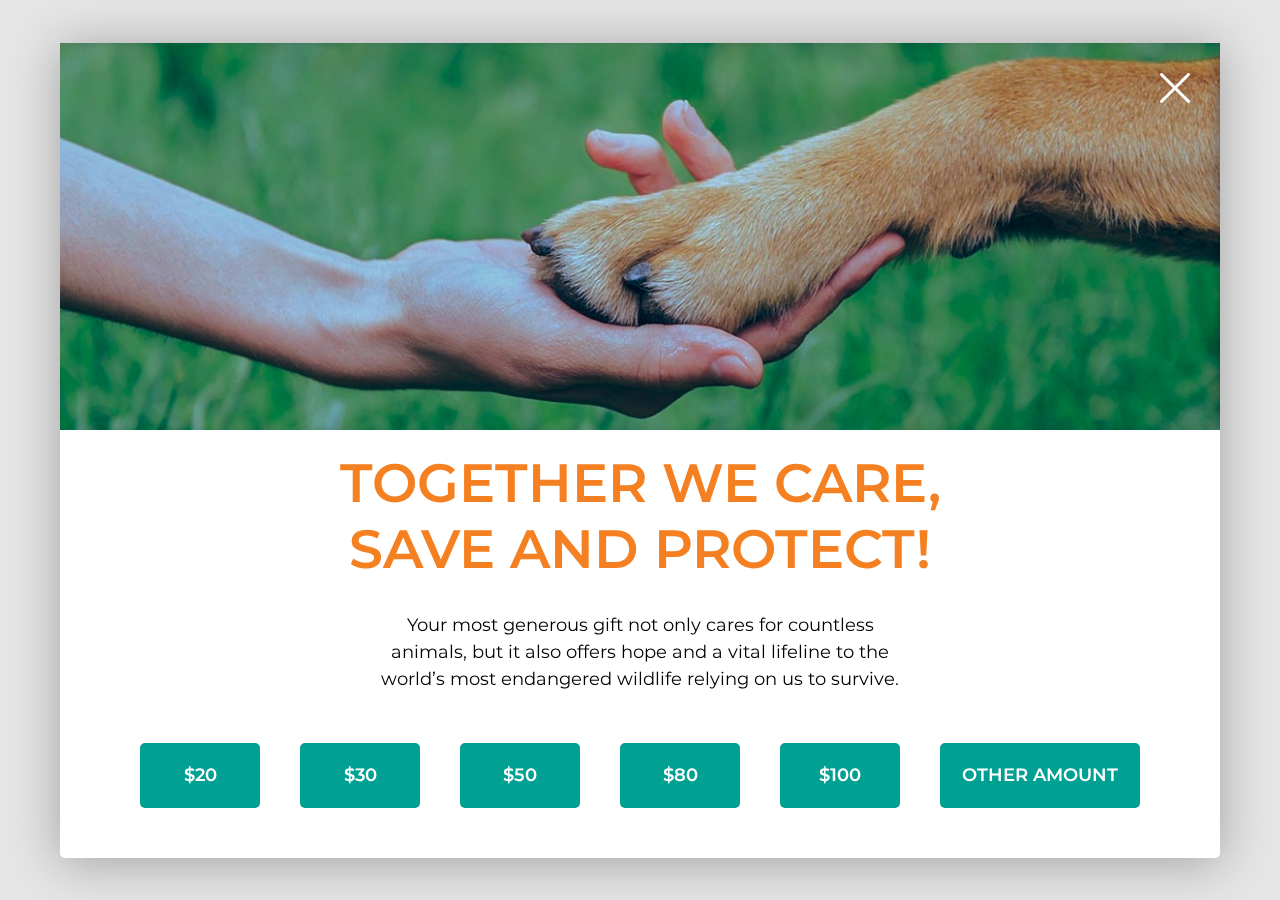
<file: pages/popup/popup.html>
<!DOCTYPE html>
<html lang="en">
   <head>
      <meta charset="UTF-8">
      <meta http-equiv="X-UA-Compatible" content="IE=edge">
      <meta name="viewport" content="width=device-width, initial-scale=1.0">
      <title>POP UP</title>
      <!--Google Fonts-->
      <link rel="preconnect" href="https://fonts.gstatic.com">
      <link href="https://fonts.googleapis.com/css2?family=Montserrat:wght@400;500;600;700;800;900&display=swap" rel="stylesheet">
      <!--Normalize-->
      <link rel="stylesheet" href="normalize.css">
      <!--Project style-->
      <link rel="stylesheet" href="style.css">
      <!--Favicon-->
      <link rel="apple-touch-icon" sizes="180x180" href="../../assets/icons/fav/apple-touch-icon.png">
      <link rel="icon" type="image/png" sizes="32x32" href="../../assets/icons/fav/favicon-32x32.png">
      <link rel="icon" type="image/png" sizes="16x16" href="../../assets/icons/fav/favicon-16x16.png">
      <link rel="manifest" href="../../assets/icons/fav/site.webmanifest">
   </head>
<body>
   <!--Должен быть .wrapper; одинаковые id на ссылке и попапе; не забыть popup-link и lock-padding-->
   <div id="popup0" class="popup">
      <div class="popup__body">
         <div class="popup__content">
            <a href="#header" class="popup__close close"><img src="../../assets/icons/close.svg" alt="close button"></a>
            <div class="popup__pic">
               <img src="../../assets/images/popup_pic.jpg" alt="">
            </div>
            <h2 class="popup__title title">together we care, save and protect!</h2>
            <p class="popup__text text">Your most generous gift not only cares for countless animals, but it also offers hope and a vital lifeline to the world’s most endangered wildlife relying on us to survive.</p>
            <ul class="popup__btns">
               <li class="popup__btn"><a href="">$20</a></li>
               <li class="popup__btn"><a href="">$30</a></li>
               <li class="popup__btn"><a href="">$50</a></li>
               <li class="popup__btn"><a href="">$80</a></li>
               <li class="popup__btn"><a href="">$100</a></li>
               <li class="popup__btn"><a href="">Other amount</a></li>
            </ul>
         </div>
      </div>
   </div>
   <!--Должен быть .wrapper; одинаковые id на ссылке и попапе; не забыть popup-link и lock-padding-->
   <!--<div id="popup1" class="popup-step popup">
      <div class="popup-step__body popup__body">
         <div class="popup-step__content popup__content">
            <a href="#header" class="popup-step__close popup__close"><img src="" alt=""></a>
            <div class="popup-step__caption">
               <h2 class="popup-step__title">make your donation</h2>
            </div>
            <div class="popup-step__line">
               <h3 class="popup-step__subtitle">Donation Information:</h3>
            </div>
            <form action="#" class="popup-step__form">
               <div class="popup-step__main">
                  <p class="popup-step1__label label-text"><span>*</span>Choose your donation amount:</p>
                  <div class="popup-step1__row1 row">
                     <div class="popup-step1__btn popup__btn">
                        <input type="radio" class="radio" id="10" name="amount">
                        <label for="10" class="btn-text">$10</label>
                     </div>
                     <div class="popup-step1__btn popup__btn">
                        <input type="radio" class="radio" id="20" name="amount">
                        <label for="20" class="btn-text">$20</label>
                     </div>
                     <div class="popup-step1__btn popup__btn">
                        <input type="radio" class="radio" id="30" name="amount">
                        <label for="30" class="btn-text">$30</label>
                     </div>
                     <div class="popup-step1__btn popup__btn">
                        <input type="radio" class="radio" id="50" name="amount">
                        <label for="50" class="btn-text">$50</label>
                     </div>
                     <div class="popup-step1__btn popup__btn">
                        <input type="radio" class="radio" id="80" name="amount">
                        <label for="80" class="btn-text">$80</label>
                     </div>
                     <div class="popup-step1__btn popup__btn">
                        <input type="radio" class="radio" id="100" name="amount">
                        <label for="100" class="btn-text">$100</label>
                     </div>
                  </div>
                  <div class="popup-step1__row2 row">
                     <div class="popup-step1__btn popup__btn popup-step1__btn_other">
                        <input type="radio" class="radio" id="other" name="amount" checked>
                        <label for="other" class="btn-text">Other amount</label>
                     </div>
                     <div class="popup-step1__value">
                        <input type="number" onkeypress="this.value=this.value.substring(0,3)";>
                     </div>
                  </div>
                  <div class="popup-step1__row3 row">
                     <div>
                        <input type="checkbox" id="pet">
                        <label for="pet" class="for-special-pet btn-text">for special pet</label>
                     </div>
                     <div class="select-box__wrapper">
                        <div class="select-box select-box_pets">   
                           <div class="options-container">
                              <div class="option">
                                 <input type="radio" class="radio" id="panda" name="category">
                                 <label for="panda">Lukas the Panda</label>
                              </div>
                              <div class="option">
                                 <input type="radio" class="radio" id="lemur" name="category">
                                 <label for="lemur">Andy the Lemur</label>
                              </div>
                              <div class="option">
                                 <input type="radio" class="radio" id="gorilla" name="category">
                                 <label for="gorilla">Glen the Gorilla</label>
                              </div>
                              <div class="option">
                                 <input type="radio" class="radio" id="alligator" name="category">
                                 <label for="alligator">Mike the Alligator</label>
                              </div>
                              <div class="option">
                                 <input type="radio" class="radio" id="eagle" name="category">
                                 <label for="eagle">Sam & Lora the eagles family</label>
                              </div>
                              <div class="option">
                                 <input type="radio" class="radio" id="koala" name="category">
                                 <label for="koala">Liz the Koala</label>
                              </div>
                              <div class="option">
                                 <input type="radio" class="radio" id="lion" name="category">
                                 <label for="lion">Shake the Lion</label>
                              </div>
                              <div class="option">
                                 <input type="radio" class="radio" id="tiger" name="category">
                                 <label for="tiger">Senja the Tiger</label>
                              </div>
                              <div class="option">
                                 <input type="radio" class="radio" id="ipsum1" name="category">
                                 <label for="ipsum1">Lorem ipsum1</label>
                              </div>
                              <div class="option">
                                 <input type="radio" class="radio" id="ipsum2" name="category">
                                 <label for="ipsum2">Lorem ipsum2</label>
                              </div>
                           </div>
                           <div class="selected">
                              Choose your favourite
                           </div>
                           <div class="select-margin_top">
                              
                           </div>
                           <div class="select-margin_bottom">
                              
                           </div>
                        </div>
                     </div>
                  </div>
                  <div class="popup-step1__row4 row">
                     <input type="checkbox" id="monthly" name="period">
                     <label for="monthly" class="label-text">Make this a monthly recurring gift</label>
                  </div>
               </div>
               <div class="popup-step1__row5 row">
                  <div class="popup-step1__bullets popup-bullets">
                     <span class="current-popup-bullet"></span>
                     <span></span>
                     <span></span>
                  </div>
                  <a href="" class="btn-next">
                     <span class="btn-text next">next</span>
                     <img src="../../assets/icons/arrow.svg" alt="arrow">
                  </a>
               </div>
            </form>
         </div>
      </div>
   </div>-->

   <!--<div class="select-box">   
      <div class="options-container">
         <div class="option">
            <input type="radio" class="radio" id="panda" name="category">
            <label for="panda">Lukas the Panda</label>
         </div>
         <div class="option">
            <input type="radio" class="radio" id="lemur" name="category">
            <label for="lemur">Andy the Lemur</label>
         </div>
         <div class="option">
            <input type="radio" class="radio" id="gorilla" name="category">
            <label for="gorilla">Glen the Gorilla</label>
         </div>
         <div class="option">
            <input type="radio" class="radio" id="alligator" name="category">
            <label for="alligator">Mike the Alligator</label>
         </div>
         <div class="option">
            <input type="radio" class="radio" id="eagle" name="category">
            <label for="eagle">Sam & Lora the eagles family</label>
         </div>
         <div class="option">
            <input type="radio" class="radio" id="koala" name="category">
            <label for="koala">Liz the Koala</label>
         </div>
         <div class="option">
            <input type="radio" class="radio" id="lion" name="category">
            <label for="lion">Shake the Lion</label>
         </div>
         <div class="option">
            <input type="radio" class="radio" id="tiger" name="category">
            <label for="tiger">Senja the Tiger</label>
         </div>
         <div class="option">
            <input type="radio" class="radio" id="ipsum1" name="category">
            <label for="ipsum1">Lorem ipsum1</label>
         </div>
         <div class="option">
            <input type="radio" class="radio" id="ipsum2" name="category">
            <label for="ipsum2">Lorem ipsum2</label>
         </div>
      </div>
      <div class="selected">
         Choose your favourite
      </div>
      <div class="select-margin_top">
         
      </div>
      <div class="select-margin_bottom">
         
      </div>
   </div>-->

   <script src="script.js" ></script> 
</body>
</html>
</file>
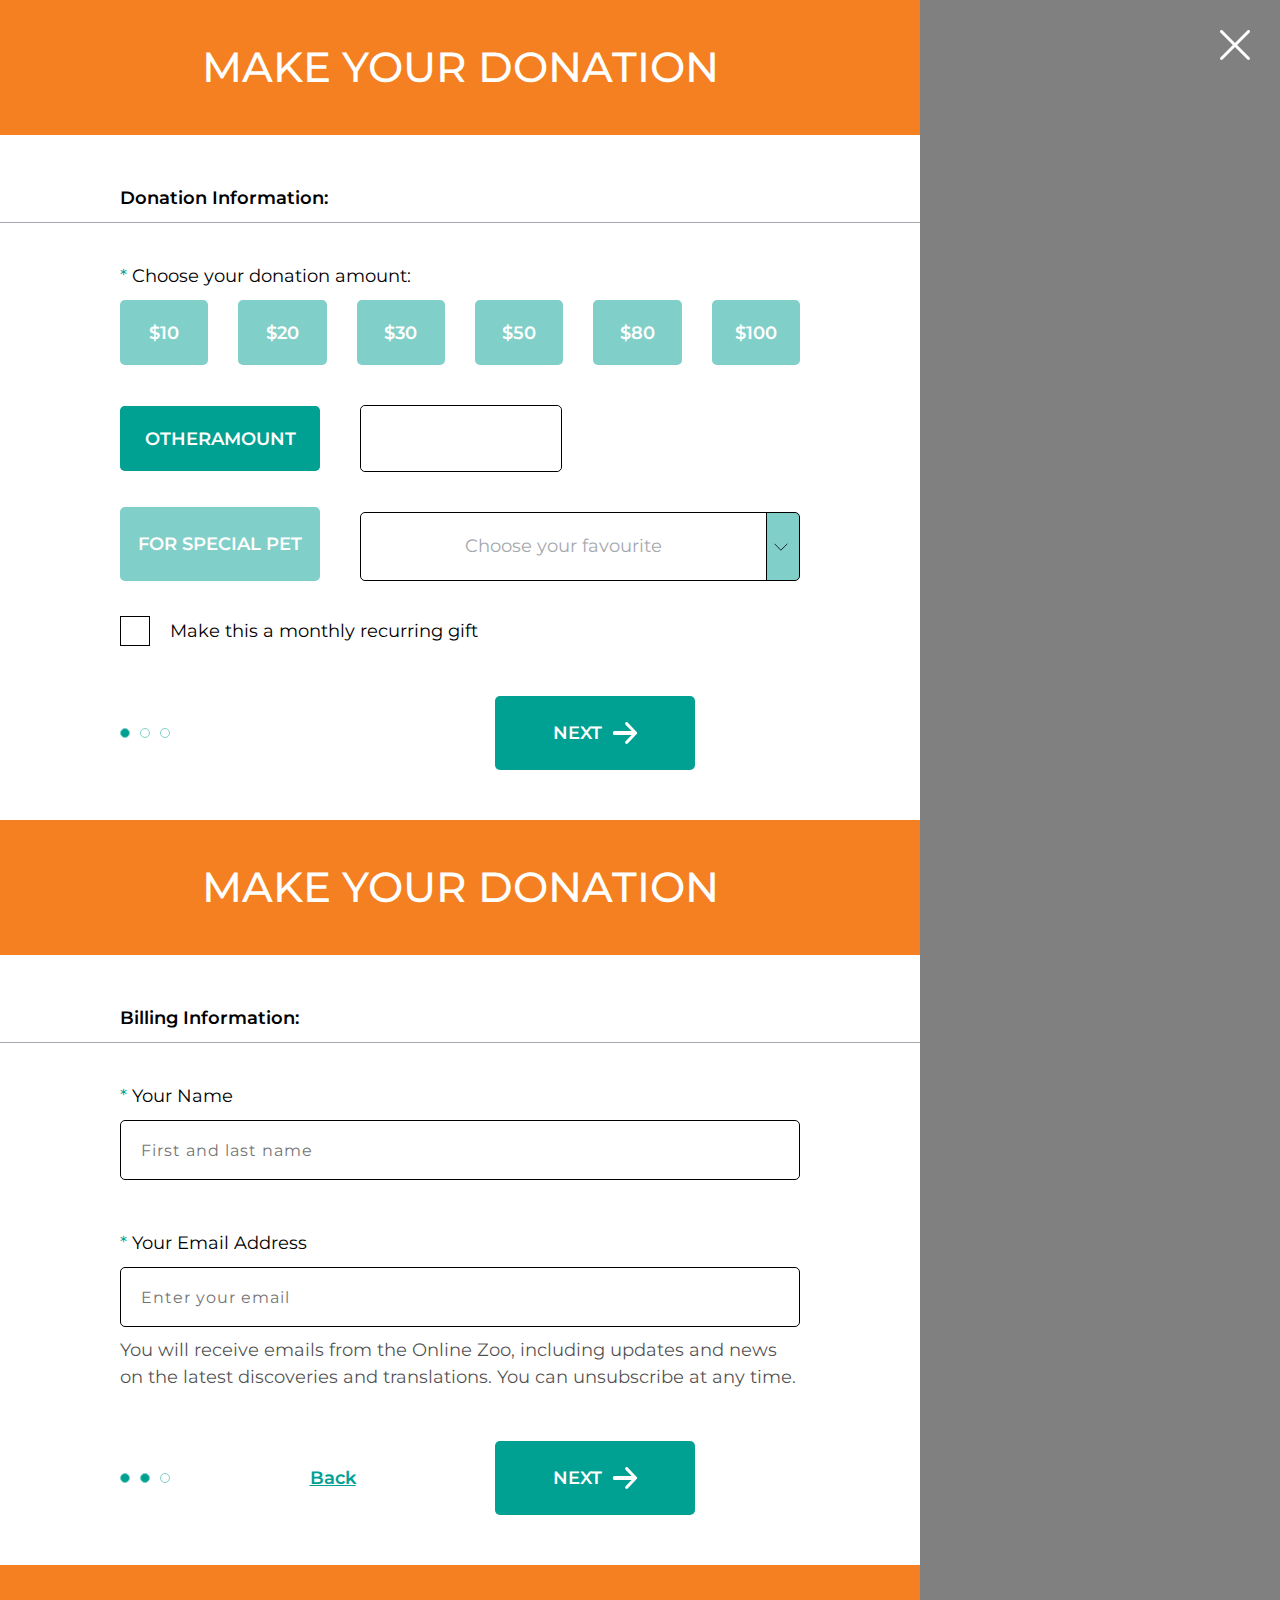
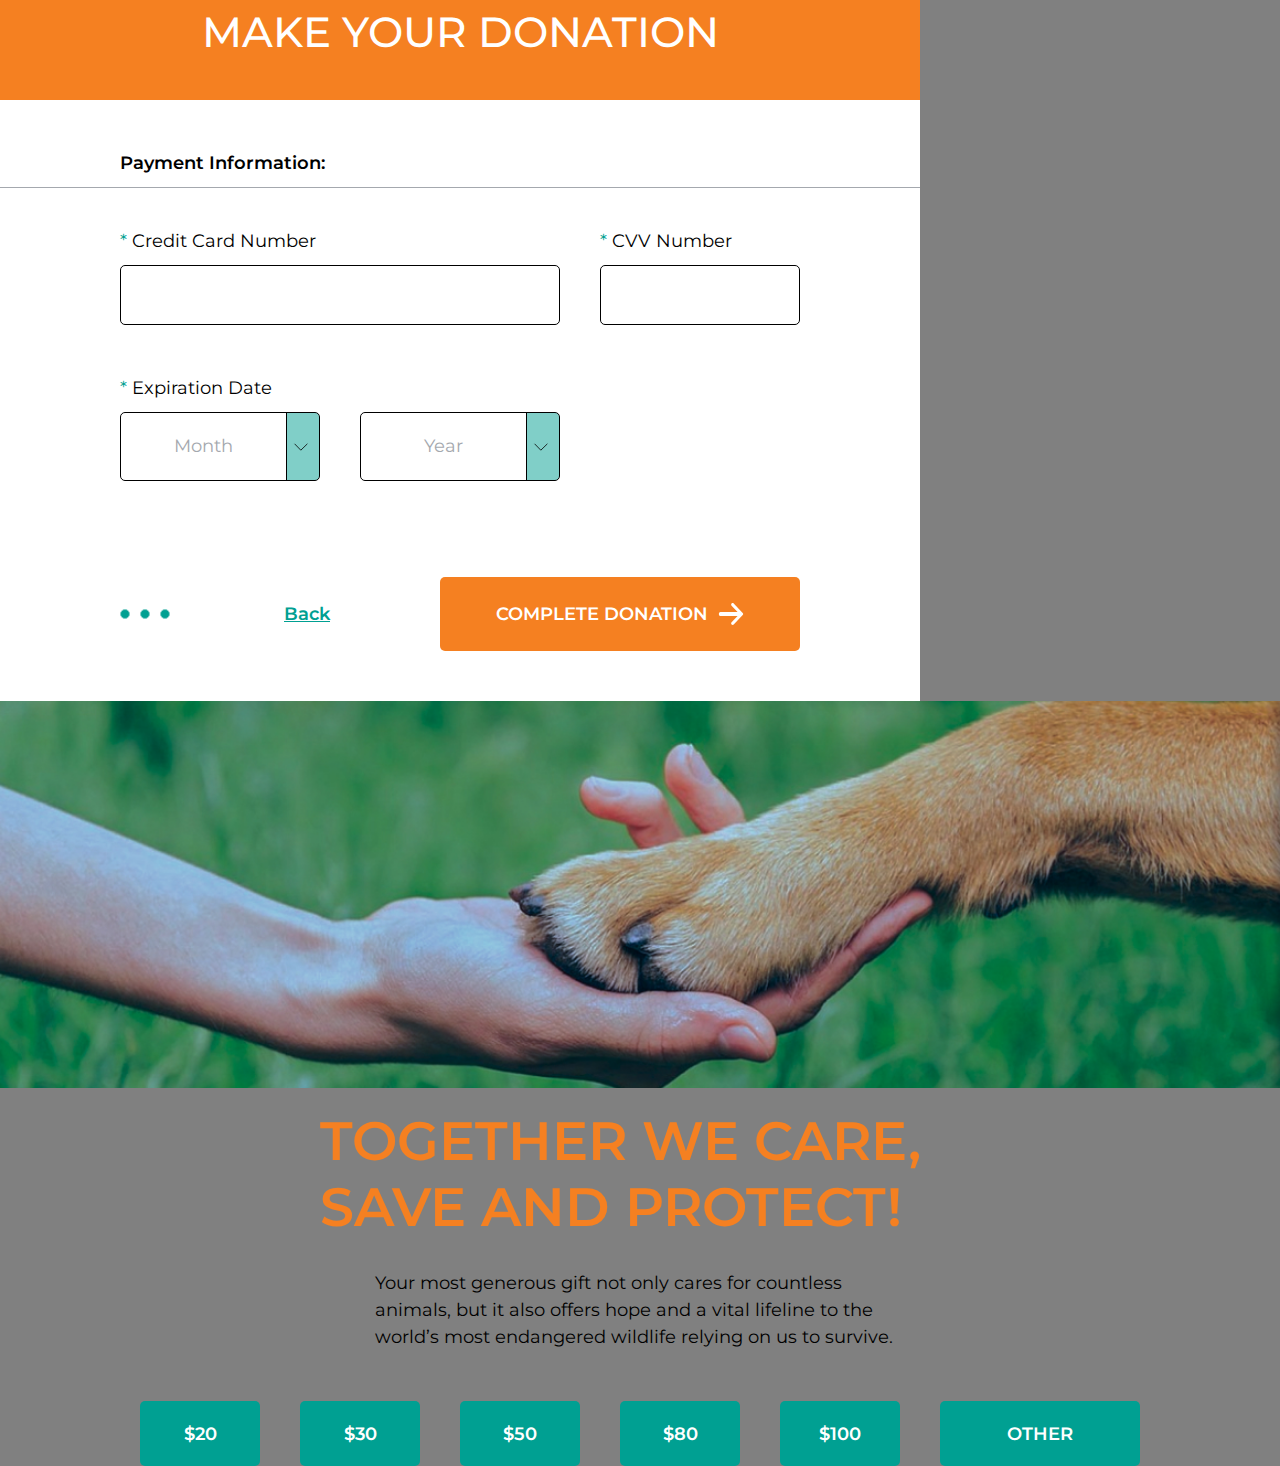
<file: pages/popup_1/popup_1.html>
<!DOCTYPE html>
<html lang="en">
   <head>
      <meta charset="UTF-8">
      <meta http-equiv="X-UA-Compatible" content="IE=edge">
      <meta name="viewport" content="width=device-width, initial-scale=1.0">
      <title>POP UP</title>
      <!--Google Fonts-->
      <link rel="preconnect" href="https://fonts.gstatic.com">
      <link href="https://fonts.googleapis.com/css2?family=Montserrat:wght@400;500;600;700;800;900&display=swap" rel="stylesheet">
      <!--Normalize-->
      <link rel="stylesheet" href="normalize.css">
      <!--Project style-->
      <link rel="stylesheet" href="style.css">
      <!--Favicon-->
      <link rel="apple-touch-icon" sizes="180x180" href="../../assets/icons/fav/apple-touch-icon.png">
      <link rel="icon" type="image/png" sizes="32x32" href="../../assets/icons/fav/favicon-32x32.png">
      <link rel="icon" type="image/png" sizes="16x16" href="../../assets/icons/fav/favicon-16x16.png">
      <link rel="manifest" href="../../assets/icons/fav/site.webmanifest">
   </head>
<body>

   <div id="popup1" class="popup-step">
      <div class="popup-step__body">
         <div class="popup-step__content popup-step__content_1">
            <div class="popup-step__caption">
               <h2 class="popup-step__title">make your donation</h2>
            </div>
            <div class="popup-step__line">
               <h3 class="popup-step__subtitle">Donation Information:</h3>
            </div>
            <form action="#" class="popup-step__form">
               <div class="popup-step__form-wrapper">
                  <div class="popup-step__main">
                     <p class="popup-step1__label label-text"><span class="form-star">*</span>Choose your donation amount:</p>
                     <div class="popup-step1__row1 row">
                        <div class="popup-step1__btn popup__btn">
                           <input type="radio" class="radio" id="10" name="amount">
                           <label for="10" class="btn-text">$10</label>
                        </div>
                        <div class="popup-step1__btn popup__btn">
                           <input type="radio" class="radio" id="20" name="amount">
                           <label for="20" class="btn-text">$20</label>
                        </div>
                        <div class="popup-step1__btn popup__btn">
                           <input type="radio" class="radio" id="30" name="amount">
                           <label for="30" class="btn-text">$30</label>
                        </div>
                        <div class="popup-step1__btn popup__btn">
                           <input type="radio" class="radio" id="50" name="amount">
                           <label for="50" class="btn-text">$50</label>
                        </div>
                        <div class="popup-step1__btn popup__btn">
                           <input type="radio" class="radio" id="80" name="amount">
                           <label for="80" class="btn-text">$80</label>
                        </div>
                        <div class="popup-step1__btn popup__btn">
                           <input type="radio" class="radio" id="100" name="amount">
                           <label for="100" class="btn-text">$100</label>
                        </div>
                     </div>
                     <div class="popup-step1__row2 row">
                        <div class="popup-step1__btn popup__btn popup-step1__btn_other">
                           <input type="radio" class="radio" id="other" name="amount" checked>
                           <label for="other" class="btn-text">Other<span class="popup-hidden320">amount</span></label>
                        </div>
                        <div class="popup-step1__value">
                           <input type="number" onkeypress="this.value=this.value.substring(0,3)";>
                        </div>
                     </div>
                     <div class="popup-step1__row3 row">
                        <div class="popup-step1__row3-item">
                           <input type="checkbox" id="pet">
                           <label for="pet" class="for-special-pet btn-text">for special pet</label>
                        </div>
                        <div class="select-box__wrapper">
                           <div class="select-box select-box_pets">   
                              <div class="options-container">
                                 <div class="option">
                                    <input type="radio" class="radio" id="panda" name="category">
                                    <label for="panda">Lukas the Panda</label>
                                 </div>
                                 <div class="option">
                                    <input type="radio" class="radio" id="lemur" name="category">
                                    <label for="lemur">Andy the Lemur</label>
                                 </div>
                                 <div class="option">
                                    <input type="radio" class="radio" id="gorilla" name="category">
                                    <label for="gorilla">Glen the Gorilla</label>
                                 </div>
                                 <div class="option">
                                    <input type="radio" class="radio" id="alligator" name="category">
                                    <label for="alligator">Mike the Alligator</label>
                                 </div>
                                 <div class="option">
                                    <input type="radio" class="radio" id="eagle" name="category">
                                    <label for="eagle">Sam & Lora the eagles family</label>
                                 </div>
                                 <div class="option">
                                    <input type="radio" class="radio" id="koala" name="category">
                                    <label for="koala">Liz the Koala</label>
                                 </div>
                                 <div class="option">
                                    <input type="radio" class="radio" id="lion" name="category">
                                    <label for="lion">Shake the Lion</label>
                                 </div>
                                 <div class="option">
                                    <input type="radio" class="radio" id="tiger" name="category">
                                    <label for="tiger">Senja the Tiger</label>
                                 </div>
                                 <div class="option">
                                    <input type="radio" class="radio" id="ipsum1" name="category">
                                    <label for="ipsum1">Lorem ipsum1</label>
                                 </div>
                                 <div class="option">
                                    <input type="radio" class="radio" id="ipsum2" name="category">
                                    <label for="ipsum2">Lorem ipsum2</label>
                                 </div>
                              </div>
                              <div class="selected">
                                 Choose your favourite
                              </div>
                              <div class="select-margin_top">
                                 
                              </div>
                              <div class="select-margin_bottom">
                                 
                              </div>
                           </div>
                        </div>
                     </div>
                     <div class="popup-step1__row4 row">
                        <input type="checkbox" id="monthly" name="period">
                        <label for="monthly" class="monthly__text label-text">Make this a monthly recurring gift</label>
                     </div>
                  </div>
                  <div class="popup-step1__row5 row">
                     <div class="popup-step1__bullets popup-bullets">
                        <span class="current-popup-bullet"></span>
                        <span></span>
                        <span></span>
                     </div>
                     <a href="" class="btn-next">
                        <span class="btn-text next">next</span>
                        <img src="../../assets/icons/arrow.svg" alt="arrow">
                     </a>
                  </div>
               </div>
            </form>
         </div>
      </div>
   </div>

   <div id="popup2" class="popup-step">
      <div class="popup-step__body">
         <div class="popup-step__content popup-step__content_2">
            <div class="popup-step__caption">
               <h2 class="popup-step__title">make your donation</h2>
            </div>
            <div class="popup-step__line">
               <h3 class="popup-step__subtitle">Billing Information:</h3>
            </div>
            <form action="#" class="popup-step__form">
               <div class="popup-step__form-wrapper">
                  <div class="popup-step__main">
                     <div class="popup-step2__row">
                        <label for="popup-name" class="label-text"><span class="form-star">*</span>Your Name </label>
                        <input id="popup-name" type="text" placeholder="First and last name" class="popup-step__inp">
                     </div>
                     <div class="popup-step2__row">
                        <label for="popup-email" class="label-text"><span class="form-star">*</span>Your Email Address </label>
                        <input id="popup-email" type="email" placeholder="Enter your email" class="popup-step__inp">
                        <p class="popup-text">You will receive emails from the Online Zoo, including updates and news on the latest discoveries and translations. You can unsubscribe at any time.</p>
                     </div>
                  </div>
                  <div class="popup-step1__row5 row">
                     <div class="popup-step1__bullets popup-bullets">
                        <span class="current-popup-bullet"></span>
                        <span class="current-popup-bullet"></span>
                        <span></span>
                     </div>
                     <a href="" class="popup-back">Back</a>
                     <a href="" class="btn-next">
                        <span class="btn-text next">next</span>
                        <img src="../../assets/icons/arrow.svg" alt="arrow">
                     </a>
                  </div>
               </div>
   
            </form>
         </div>

         </div>
         
   </div>

   <div id="popup3" class="popup-step">
      <div class="popup-step__body">
         <div class="popup-step__content popup-step__content_3">
            <div class="popup-step__caption">
               <h2 class="popup-step__title">make your donation</h2>
            </div>
            <div class="popup-step__line">
               <h3 class="popup-step__subtitle">Payment Information:</h3>
            </div>
            <form action="#" class="popup-step__form">
               <div class="popup-step__form-wrapper">
                  <div class="popup-step__main">
                     <div class="popup-step3__row popup-step3__row1">
                        <div class="popup-step3__item-credit">
                           <label for="popup-credit" class="label-text"><span class="form-star">*</span>Credit Card Number</label>
                           <input id="popup-credit" type="number" class="popup-step__inp" onkeypress="this.value=this.value.substring(0,15)";>
                        </div>
                        <div class="popup-step3__item-cvv">
                           <label for="popup-cvv" class="label-text"><span class="form-star">*</span>CVV Number</label>
                           <input id="popup-cvv" type="number" class="popup-step__inp" onkeypress="this.value=this.value.substring(0,2)";>
                        </div>   
                     </div>
                     <div class="popup-step3__row popup-step3__row2">
                        <p class="label-text"><span class="form-star">*</span>Expiration Date</p>
                        <div class="popup-step3__selects-box">
                           <div class="popup-step3__date-wrapper">

                              <div class="select-box select-box__date">   
                                 <div class="options-container">
                                    <div class="option">
                                       <input type="radio" class="radio" id="january" name="month">
                                       <label for="january">January</label>
                                    </div>
                                    <div class="option">
                                       <input type="radio" class="radio" id="february" name="month">
                                       <label for="february">February</label>
                                    </div>
                                    <div class="option">
                                       <input type="radio" class="radio" id="March" name="month">
                                       <label for="March">March</label>
                                    </div>
                                    <div class="option">
                                       <input type="radio" class="radio" id="April" name="month">
                                       <label for="April">April</label>
                                    </div>
                                    <div class="option">
                                       <input type="radio" class="radio" id="May" name="month">
                                       <label for="May">May</label>
                                    </div>
                                    <div class="option">
                                       <input type="radio" class="radio" id="June" name="month">
                                       <label for="June">June </label>
                                    </div>
                                    <div class="option">
                                       <input type="radio" class="radio" id="July" name="month">
                                       <label for="July">July</label>
                                    </div>
                                    <div class="option">
                                       <input type="radio" class="radio" id="August" name="month">
                                       <label for="August">August</label>
                                    </div>
                                    <div class="option">
                                       <input type="radio" class="radio" id="September" name="month">
                                       <label for="September">September</label>
                                    </div>
                                    <div class="option">
                                       <input type="radio" class="radio" id="October" name="month">
                                       <label for="October">October</label>
                                    </div>
                                    <div class="option">
                                       <input type="radio" class="radio" id="November" name="month">
                                       <label for="November">November</label>
                                    </div>
                                    <div class="option">
                                       <input type="radio" class="radio" id="December" name="month">
                                       <label for="December">December</label>
                                    </div>
                                 </div>
                                 <div class="selected">
                                    Month
                                 </div>
                                 <div class="select-margin_top">
                                    
                                 </div>
                                 <div class="select-margin_bottom">
                                    
                                 </div>
                              </div>

                              <div class="select-box select-box__date">   
                                 <div class="options-container">
                                    <div class="option">
                                       <input type="radio" class="radio" id="2021" name="year">
                                       <label for="2021">2021</label>
                                    </div>
                                    <div class="option">
                                       <input type="radio" class="radio" id="2022" name="year">
                                       <label for="2022">2022</label>
                                    </div>
                                    <div class="option">
                                       <input type="radio" class="radio" id="2023" name="year">
                                       <label for="2023">2023</label>
                                    </div>
                                    <div class="option">
                                       <input type="radio" class="radio" id="2024" name="year">
                                       <label for="2024">2024</label>
                                    </div>
                                    <div class="option">
                                       <input type="radio" class="radio" id="2025" name="year">
                                       <label for="2025">2025</label>
                                    </div>
                                    <div class="option">
                                       <input type="radio" class="radio" id="2026" name="year">
                                       <label for="2026">2026</label>
                                    </div>
                                    <div class="option">
                                       <input type="radio" class="radio" id="2027" name="year">
                                       <label for="2027">2027</label>
                                    </div>
                                    <div class="option">
                                       <input type="radio" class="radio" id="2028" name="year">
                                       <label for="2028">2028</label>
                                    </div>
                                    <div class="option">
                                       <input type="radio" class="radio" id="2029" name="year">
                                       <label for="2029">2029</label>
                                    </div>
                                    <div class="option">
                                       <input type="radio" class="radio" id="2030" name="year">
                                       <label for="2030">2030</label>
                                    </div>
                                    
                                 </div>
                                 <div class="selected">
                                    Year
                                 </div>
                                 <div class="select-margin_top">
                                    
                                 </div>
                                 <div class="select-margin_bottom">
                                    
                                 </div>
                              </div>
                           </div>
                        </div>

                     </div>
                  </div>
                  <div class="row row-complete">
                     <div class="row-complete__item">
                        <div class="popup-step1__bullets popup-bullets popup-bullets_3">
                           <span class="current-popup-bullet"></span>
                           <span class="current-popup-bullet"></span>
                           <span class="current-popup-bullet"></span>
                        </div>
                        <a href="" class="popup-back">Back</a>
                     </div>
                     <a href="" class="btn-next btn-next__complete">
                        <span class="btn-text next">complete donation</span>
                        <img src="../../assets/icons/arrow.svg" alt="arrow">
                     </a>
                  </div>
               </div>
   
            </form>
         </div>

         </div>
         
   </div>





   <div id="popup0" class="popup">
      <div class="popup__body">
         <div class="popup0__content">
            <a href="#header" class="popup__close close"><img src="../../assets/icons/close.svg" alt="close button"></a>
            <div class="popup__pic">
               <img src="../../assets/images/popup_pic.jpg" alt="">
            </div>
            <h2 class="popup__title title">together we care, save and protect!</h2>
            <p class="popup__text text">Your most generous gift not only cares for countless animals, but it also offers hope and a vital lifeline to the world’s most endangered wildlife relying on us to survive.</p>
            <form class="popup-0__btn-box">
               <div class="popup-0__btn popup__btn">
                  <input type="radio" class="radio" id="20-0" name="amount-0">
                  <label for="20-0" class="btn-text">$20</label>
               </div>
               <div class="popup-0__btn popup__btn">
                  <input type="radio" class="radio" id="30-0" name="amount-0">
                  <label for="30-0" class="btn-text">$30</label>
               </div>
               <div class="popup-0__btn popup__btn">
                  <input type="radio" class="radio" id="50-0" name="amount-0">
                  <label for="50-0" class="btn-text">$50</label>
               </div>
               <div class="popup-0__btn popup__btn">
                  <input type="radio" class="radio" id="80-0" name="amount-0">
                  <label for="80-0" class="btn-text">$80</label>
               </div>
               <div class="popup-0__btn popup__btn">
                  <input type="radio" class="radio" id="100-0" name="amount-0">
                  <label for="100-0" class="btn-text">$100</label>
               </div>
               <div class="popup-0__btn popup__btn">
                  <input type="radio" class="radio" id="other-0" name="amount-0">
                  <label for="other-0" class="btn-text">other</label>
               </div>
            </form>
         </div>
      </div>
   </div>




   <!--<div class="select-box">   
      <div class="options-container">
         <div class="option">
            <input type="radio" class="radio" id="panda" name="category">
            <label for="panda">Lukas the Panda</label>
         </div>
         <div class="option">
            <input type="radio" class="radio" id="lemur" name="category">
            <label for="lemur">Andy the Lemur</label>
         </div>
         <div class="option">
            <input type="radio" class="radio" id="gorilla" name="category">
            <label for="gorilla">Glen the Gorilla</label>
         </div>
         <div class="option">
            <input type="radio" class="radio" id="alligator" name="category">
            <label for="alligator">Mike the Alligator</label>
         </div>
         <div class="option">
            <input type="radio" class="radio" id="eagle" name="category">
            <label for="eagle">Sam & Lora the eagles family</label>
         </div>
         <div class="option">
            <input type="radio" class="radio" id="koala" name="category">
            <label for="koala">Liz the Koala</label>
         </div>
         <div class="option">
            <input type="radio" class="radio" id="lion" name="category">
            <label for="lion">Shake the Lion</label>
         </div>
         <div class="option">
            <input type="radio" class="radio" id="tiger" name="category">
            <label for="tiger">Senja the Tiger</label>
         </div>
         <div class="option">
            <input type="radio" class="radio" id="ipsum1" name="category">
            <label for="ipsum1">Lorem ipsum1</label>
         </div>
         <div class="option">
            <input type="radio" class="radio" id="ipsum2" name="category">
            <label for="ipsum2">Lorem ipsum2</label>
         </div>
      </div>
      <div class="selected">
         Choose your favourite
      </div>
      <div class="select-margin_top">
         
      </div>
      <div class="select-margin_bottom">
         
      </div>
   </div>-->

   <script src="script.js" ></script> 
</body>
</html>
</file>
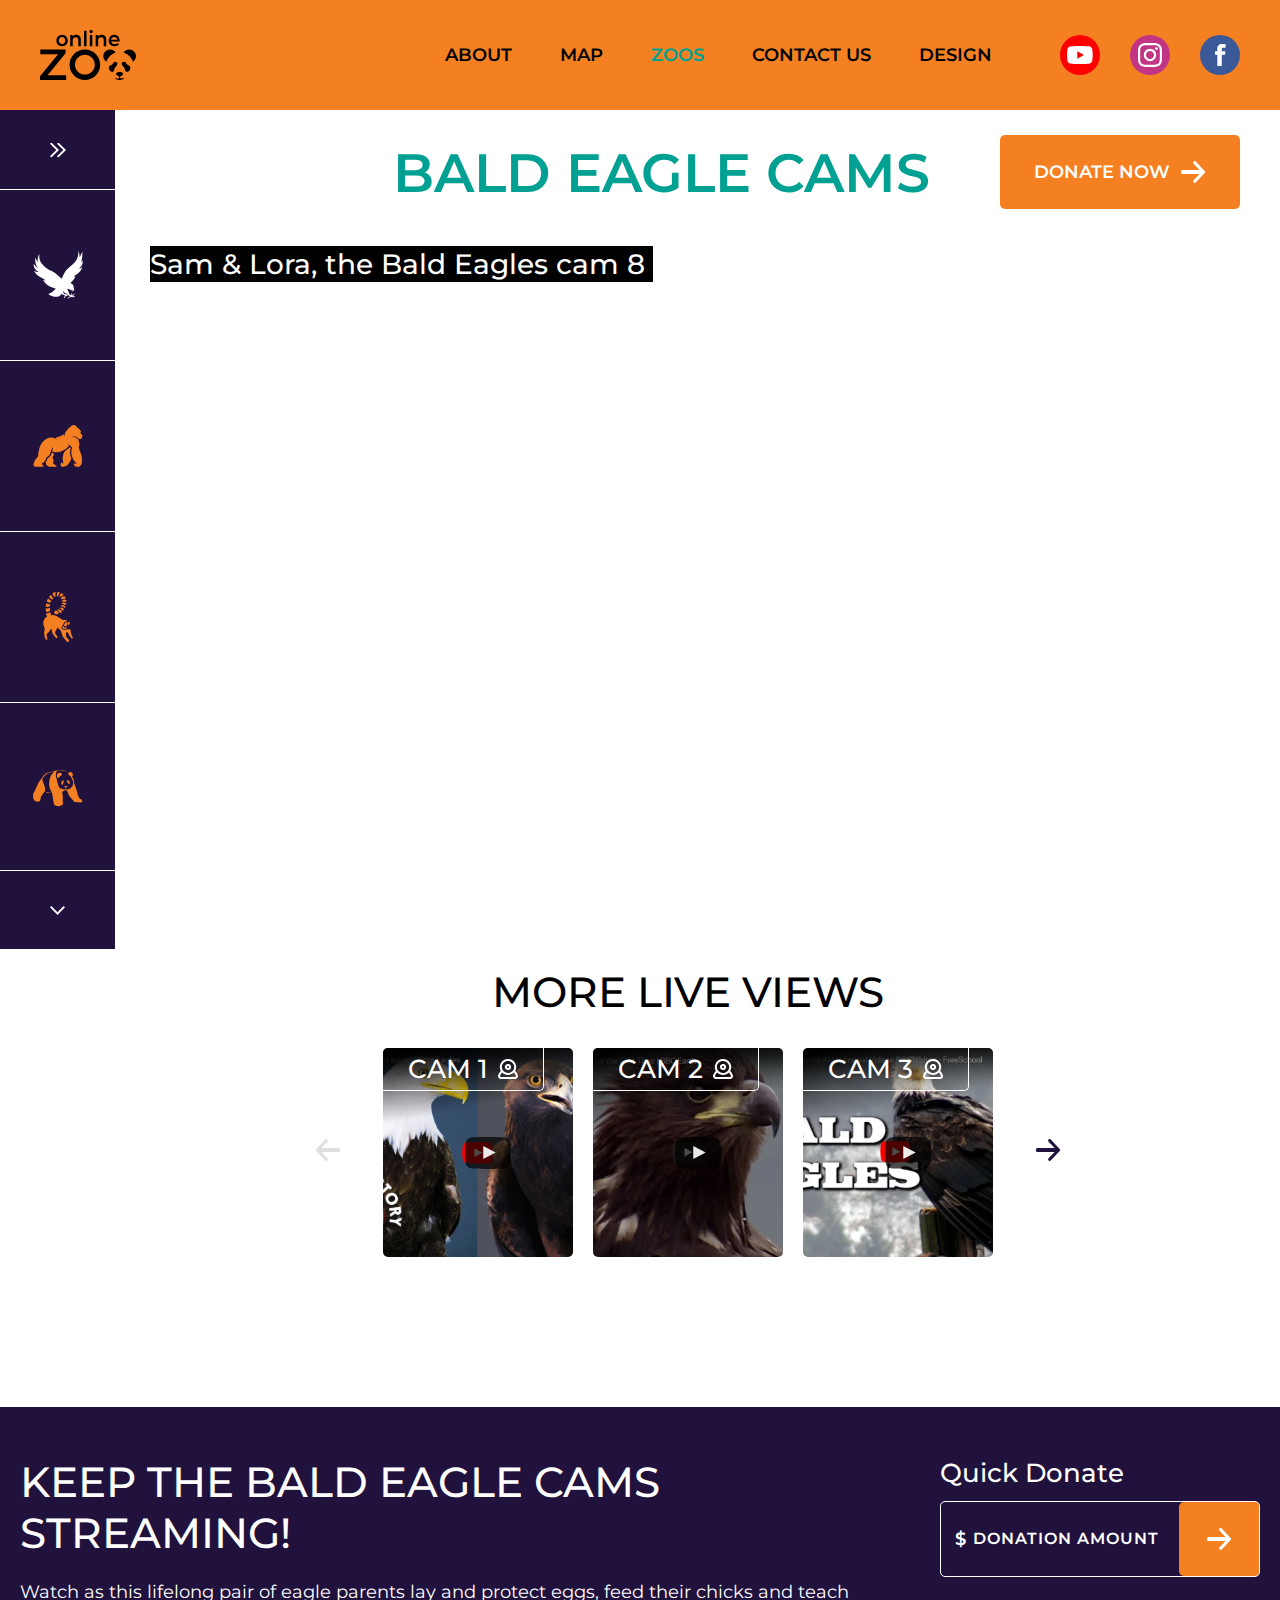
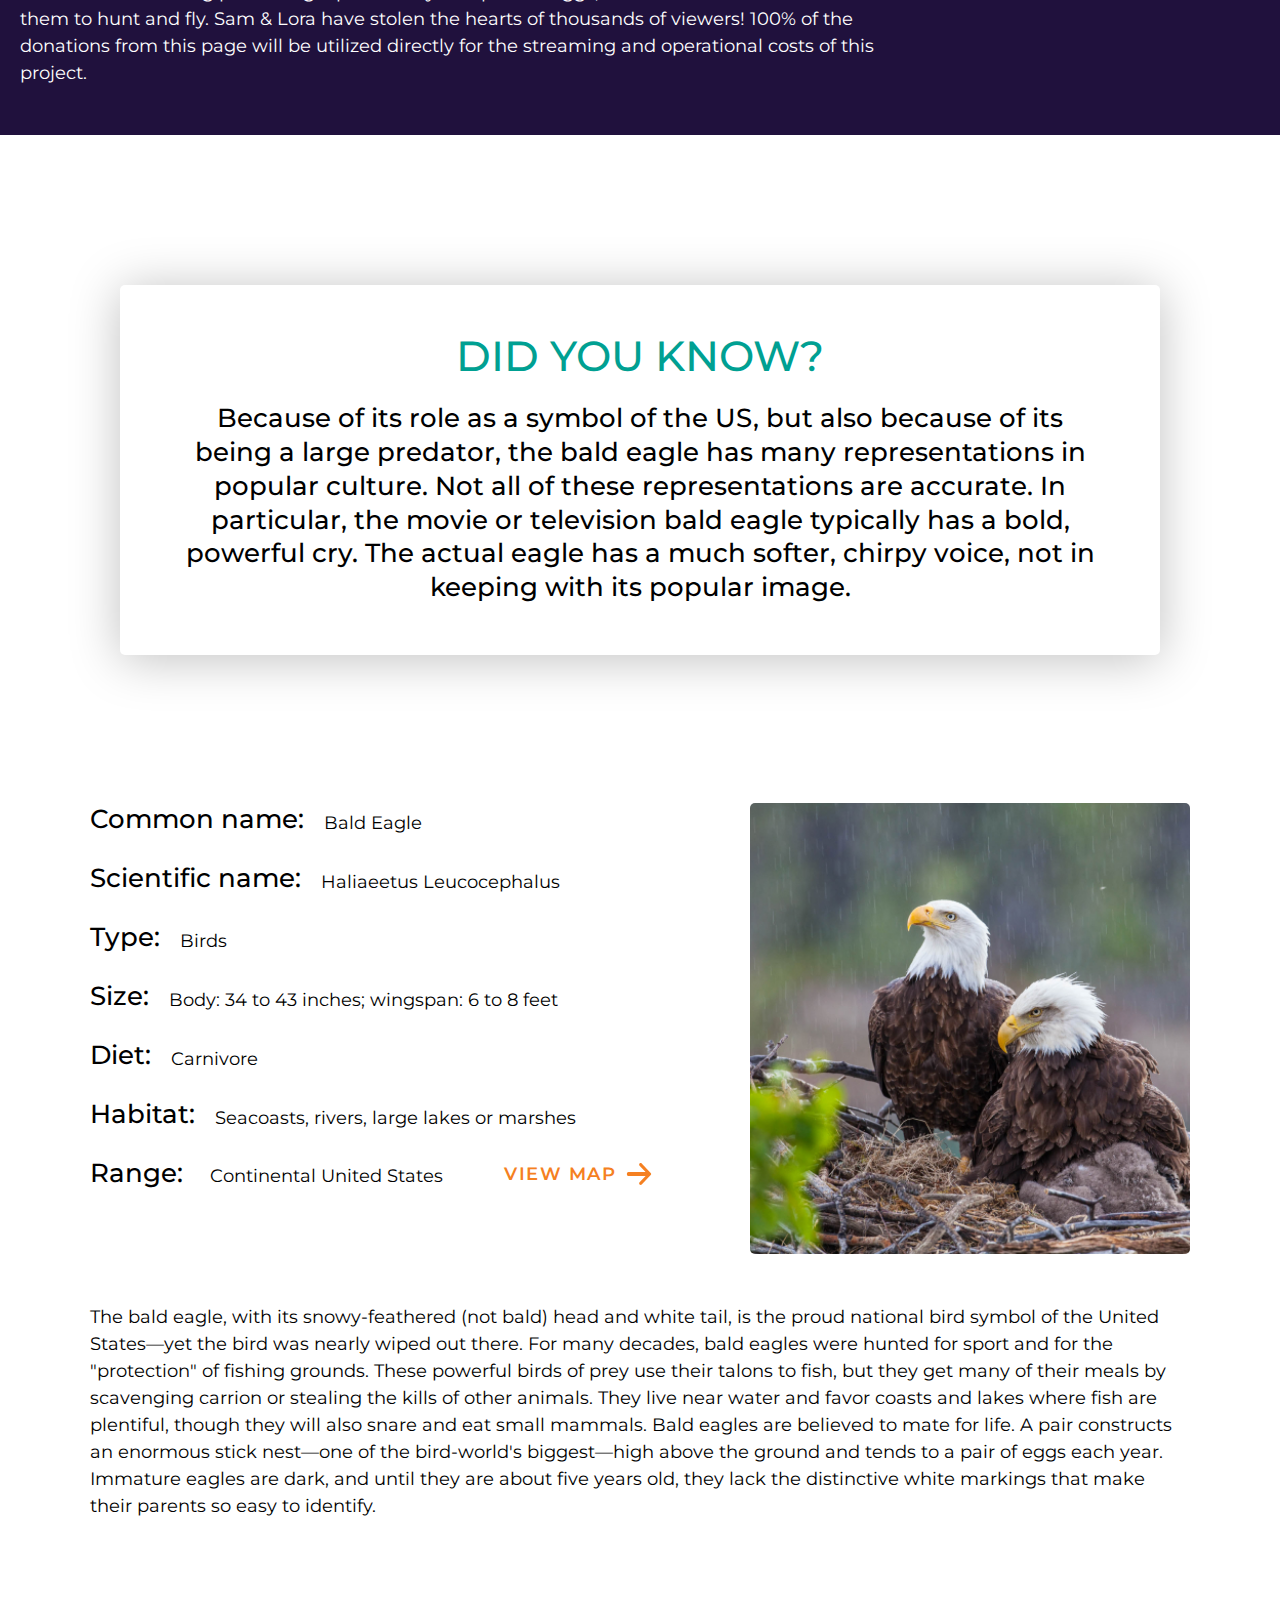
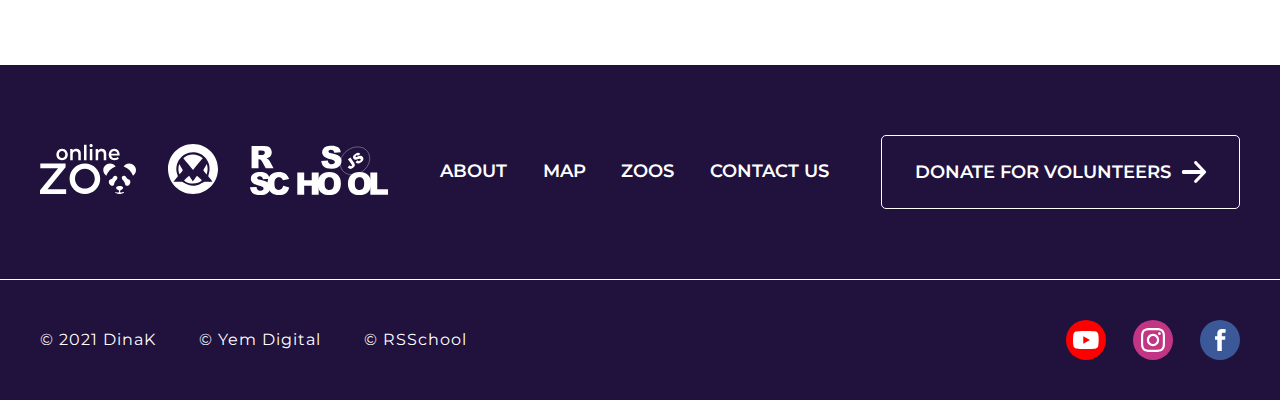
<file: pages/zoos/eagle/eagle.html>
<!DOCTYPE html>
<html lang="en">
   <head>
      <meta charset="UTF-8">
      <meta http-equiv="X-UA-Compatible" content="IE=edge">
      <meta name="viewport" content="width=device-width, initial-scale=1.0">
      <title>Eagle online-zoo</title>
      <!--Google Fonts-->
      <link rel="preconnect" href="https://fonts.gstatic.com">
      <link href="https://fonts.googleapis.com/css2?family=Montserrat:wght@400;500;600;700;800;900&display=swap" rel="stylesheet">
      <!--Normalize-->
      <link rel="stylesheet" href="normalize.css">
      <!--Project style-->
      <link rel="stylesheet" href="style.css">
      <!--Favicon-->
      <link rel="apple-touch-icon" sizes="180x180" href="../../../assets/icons/fav/apple-touch-icon.png">
      <link rel="icon" type="image/png" sizes="32x32" href="../../../assets/icons/fav/favicon-32x32.png">
      <link rel="icon" type="image/png" sizes="16x16" href="../../../assets/icons/fav/favicon-16x16.png">
      <link rel="manifest" href="../../assets/icons/fav/site.webmanifest">
   </head>
<body>
<div class="wrapper">
   <header class="header">
      <div class="container header__container">
         <div class="header__body">
            <div class="header__logo">
               <a href="../../about/index.html"><img src="../../../assets/icons/logo.svg" alt="logo online-zoo"></a>
            </div>
            <div class="header__right">
               <nav class="header__nav">
                  <ul class="header__menu menu">
                     <li class="menu__item">
                        <a href="../../about/index.html" class="menu__link">About</a>
                     </li>
                     <li class="menu__item">
                        <a href="../../map/map.html" class="menu__link">map</a>
                     </li>
                     <li class="menu__item current">
                        <a href="#" class="menu__link">Zoos</a>
                     </li>
                     <li class="menu__item">
                        <a href="../../contact/contact.html" class="menu__link">Contact us</a>
                     </li>
                     <li class="menu__item">
                        <a href="https://www.figma.com/file/lnK11foY8Aoa6oOlDXovVN/Online-ZOO-Project?node-id=0%3A1" class="menu__link">design</a>
                     </li>
                  </ul>
               </nav>
               <ul class="header__socials socials">
                  <li class="social__item youtube"><a href="https://www.youtube.com/"></a></li>
                  <li class="social__item instagram"><a href="https://www.instagram.com/?hl=ru"></a></li>
                  <li class="social__item facebook"><a href="https://www.facebook.com/"></a></li>
               </ul>
            </div>
            <h1 class="visually-hidden">Online Zoo</h1>
            <div class="burger">
               <span class="line line1"></span>
               <span class="line line2"></span>
               <span class="line line3"></span>
               <span class="line line4"></span>
            </div>
         </div>
      </div>
   </header>
   <div class="view">
      <div class="view__cont1920px">
         <div class="view__sidebar-lay">
            <div class="view__sidebar-area">
               <aside class="view__sidebar sidebar">
                  <div class="sidebar__carosel">
                        <div class="sidebar__body">
                           <div class="sidebar__top">
                              <p class="sidebar__name">
                                 <span>LIVE</span>
                                 <img src="../../../assets/icons/view.svg" alt="">
                              </p>
                              <img src="../../../assets/icons/sidebar_arrow2.svg" alt="" class="sidebar__arrows">
                           </div>
                           <div class="sidebar__gallery">
                              <div class="sidebar__items">
                                 <div class="sidebar__item current-sidebar">
                                    <div>
                                       <a href="#" class="sidebar__link">
                                          <div class="sidebar__icon">
                                             <svg class="img" width="49" height="48" viewBox="0 0 49 48" fill="none" xmlns="http://www.w3.org/2000/svg">
                                                <path d="M15.0228 42.5528C18.2844 41.7814 20.3465 39.6161 22.4355 37.3154C22.1525 37.2343 21.9368 37.1666 21.7212 37.1125C18.8505 36.3817 16.2088 35.1366 13.7828 33.445C12.2868 32.4029 11.0603 31.0902 10.1304 29.4933C10.0091 29.2903 9.91472 29.0738 9.82037 28.8573C9.79342 28.8031 9.79342 28.7355 9.76646 28.546C10.683 28.8302 11.5455 29.1009 12.3946 29.3715C12.4216 29.3445 12.4351 29.3309 12.462 29.3039C12.3677 29.2227 12.2868 29.1415 12.1925 29.0738C11.0873 28.3565 10.0091 27.6122 8.89041 26.9356C7.61003 26.1507 6.26226 25.474 5.02231 24.662C3.36455 23.5658 2.19199 22.0231 1.34289 20.2367C1.30246 20.1555 1.28898 20.0743 1.2755 19.9931C1.26202 19.9525 1.2755 19.8984 1.2755 19.7766C2.65023 20.372 3.93061 21.2111 5.52098 21.0622C2.39415 19.2623 0.45336 16.7452 0.588138 12.9559C1.92243 14.431 3.22977 15.8926 4.53711 17.3541C4.56407 17.3271 4.6045 17.2865 4.63145 17.2594C4.09235 16.2038 3.45889 15.1753 3.05456 14.0656C2.65023 12.9559 2.38067 11.7514 2.2459 10.5741C2.11112 9.39668 2.21894 8.19224 2.21894 7.00133C2.28633 6.98779 2.35372 6.98779 2.40763 6.97426C3.04108 8.40877 3.67453 9.84328 4.30799 11.2913C4.37538 11.2913 4.44276 11.2778 4.51015 11.2778C4.4832 8.6659 4.76623 6.10814 5.96575 3.76692C6.01966 3.76692 6.07357 3.76692 6.12748 3.78045C6.12748 4.36237 6.15444 4.93076 6.12748 5.51269C5.97923 8.36817 7.07092 10.8041 8.70173 13.0236C9.79342 14.4987 11.1412 15.7302 12.5968 16.8399C14.5106 18.3015 16.6536 19.3706 18.7965 20.4262C20.7912 21.4005 22.5433 22.7268 24.1876 24.2154C25.185 25.1221 26.2228 25.9747 27.2471 26.8544C27.5301 27.098 27.8131 27.3686 28.1366 27.6664C28.6622 26.4484 29.1474 25.3116 29.6326 24.1613C30.8052 21.4276 32.5708 19.127 34.7542 17.1376C36.4928 15.5542 38.2584 14.025 39.997 12.4552C42.3556 10.3169 43.8247 7.66445 44.2964 4.4977C44.4716 3.37446 44.3907 2.19708 44.4312 1.0603C44.4312 0.870836 44.4312 0.66784 44.4986 0.464844C45.3476 2.41361 45.5903 4.47064 45.7924 6.60887C46.628 4.9037 47.4502 3.19853 48.2858 1.47983C48.3532 1.49336 48.4206 1.50689 48.4745 1.52042C48.3801 3.26619 48.3667 5.01196 48.1645 6.7442C47.9623 8.4629 47.5715 10.1545 47.2615 11.792C47.6793 11.1425 48.1645 10.3981 48.7306 9.54555C48.771 11.2101 48.7171 12.7123 48.0162 14.1333C47.3289 15.5407 46.2237 16.5963 45.0242 17.6383C45.6846 17.7737 46.2102 17.5436 46.7224 17.2865C47.2211 17.0429 47.6793 16.7452 48.2588 16.4068C48.2049 16.664 48.178 16.8399 48.1241 17.0023C47.3963 18.9781 46.2641 20.6833 44.5659 21.9419C43.5282 22.7268 42.423 23.417 41.3987 24.2019C40.7518 24.7026 40.2935 25.0139 40.2666 25.7041C40.6978 25.5552 41.1157 25.4199 41.6143 25.2575C40.7787 28.1265 38.5684 29.8858 36.641 31.9428C36.8297 32.024 36.978 32.0781 37.1262 32.1458C38.0832 32.5383 38.8918 33.1337 39.4444 34.0269C39.8622 34.69 39.9566 35.3938 39.7814 36.1651C39.7274 36.3952 39.8622 36.7065 40.0105 36.9095C40.4687 37.6132 40.5361 38.3304 40.1318 39.0612C39.7409 39.7785 39.094 40.1303 38.2449 40.1845C38.9188 38.9665 38.8918 38.6958 37.9753 38.0462C37.881 38.547 37.7867 39.0206 37.6923 39.5213C37.0858 39.0206 36.5602 38.4252 35.8998 38.0733C35.2259 37.7214 34.4307 37.6267 33.622 37.3966C33.6625 37.5726 33.6625 37.6808 33.7029 37.7756C34.2959 39.2777 34.8485 40.807 35.5224 42.2821C35.765 42.8234 36.2502 43.2835 36.695 43.6895C37.1128 44.0685 37.4093 43.9331 37.571 43.3783C37.6788 42.9858 37.7193 42.5798 37.7866 42.1874C37.854 41.8355 38.0427 41.6866 38.2853 41.7949C38.3392 42.1197 38.4066 42.3768 38.4201 42.634C38.4336 42.9046 38.4336 43.1888 38.3797 43.4459C38.3258 43.676 38.1775 43.8925 38.0697 44.1091C38.0966 44.1497 38.1371 44.1767 38.164 44.2173C38.5279 43.9737 38.9053 43.7301 39.2557 43.473C39.4309 43.3377 39.5657 43.1617 39.7274 43.0129C40.3609 42.431 40.6709 42.4716 41.1156 43.2429C40.873 43.2159 40.6574 43.1753 40.4283 43.1482C40.3878 44.1497 39.3366 44.1361 38.9053 44.8128C39.4175 44.7857 39.8757 44.7451 40.3339 44.7451C41.0348 44.7451 41.3178 45.0699 41.183 45.7872C40.9809 45.3 40.6439 45.3676 40.3205 45.503C39.6331 45.7872 38.9323 45.6924 38.2314 45.5977C37.4632 45.4894 36.7758 45.5977 36.1154 46.0578C35.6841 46.3691 35.2394 46.6668 34.6194 46.5315C34.4846 46.5044 34.242 46.951 34.0668 47.1675C33.7838 46.7886 33.7972 46.4232 34.269 46.1255C34.5655 45.936 34.9159 45.8413 35.2394 45.706C35.4415 45.6248 35.6572 45.5571 35.8324 45.4218C36.2232 45.124 36.2232 44.9346 35.8459 44.6369C34.9159 43.879 33.9859 43.1347 33.056 42.3768C32.9751 42.3092 32.8808 42.255 32.7999 42.2415C31.5734 42.1332 30.8995 41.3212 30.3874 40.3333C30.2796 40.1168 30.1987 39.8191 29.9022 40.0085C29.7404 40.1168 29.5652 40.4416 29.6192 40.604C29.9022 41.6731 30.5222 42.5122 31.4791 43.0535C31.8969 42.9858 31.9778 41.9573 32.5708 42.5798C32.5169 42.8099 32.4764 42.9452 32.4495 43.0805C32.6112 43.1076 32.7864 43.1753 32.9481 43.1617C33.2177 43.1617 33.4873 43.1076 33.7568 43.0805C33.7703 43.1347 33.7838 43.2023 33.7972 43.2565C33.6086 43.3512 33.4199 43.4459 33.1638 43.5813C34.4577 43.6489 34.4577 43.6489 34.5116 44.3391C34.0938 43.9331 33.6894 44.2579 33.2851 44.3121C32.3686 44.4203 31.7352 44.8534 31.3982 45.7601C31.2904 46.0443 30.9939 46.2473 30.7243 46.5586C30.7378 46.5992 30.7782 46.7345 30.8052 46.8833C30.2256 46.6803 30.0909 46.3962 30.3739 45.8819C30.5895 45.4894 30.8726 45.124 31.1287 44.7451C31.3578 44.4068 31.3578 44.1226 30.9265 43.9331C30.2256 43.6219 29.6326 43.1212 28.8105 43.04C28.5005 43.0129 28.2309 42.5934 27.921 42.3227C27.7727 42.5663 27.5705 42.8505 27.4088 43.1753C26.9371 44.1361 26.1419 44.718 25.1445 44.9887C22.0042 45.8548 19.0391 45.3676 16.2762 43.6489C15.818 43.3783 15.481 42.9587 15.0228 42.5528Z"/>
                                             </svg>
                                          </div>
                                          <p class="sidebar__text">Watch The Bald Eagles Nest from West End cam</p>
                                       </a>
                                    </div>
                                 </div>
                                 <div class="sidebar__item">
                                    <div>
                                       <a href="../gorilla/gorilla.html" class="sidebar__link">
                                          <div class="sidebar__icon">
                                             <svg class="img" width="56" height="48" viewBox="0 0 56 48" fill="none" xmlns="http://www.w3.org/2000/svg">
                                                <path fill-rule="evenodd" clip-rule="evenodd" d="M38.8261 21.1612L38.8276 21.1642C39.3305 22.2017 39.8334 23.2392 40.3546 24.3226C40.2226 24.427 40.0889 24.5348 39.9532 24.6442L39.9531 24.6442C39.6466 24.8914 39.3299 25.1466 39 25.3887C38.6334 25.6562 38.2698 25.9275 37.9064 26.1987L37.9062 26.1988C37.0087 26.8685 36.1123 27.5374 35.1742 28.1458C31.7969 30.3422 28.0717 31.2337 24.0629 30.8845C23.0835 30.8018 22.0493 30.4617 21.6374 30.1768C21.8751 28.525 22.1035 26.9189 22.332 25.313L22.333 25.306C22.3056 25.2968 22.2759 25.2899 22.2462 25.283L22.2461 25.283C22.2163 25.2761 22.1866 25.2692 22.1591 25.26C22.0699 25.4418 21.9815 25.6236 21.8931 25.8051C21.6733 26.2569 21.4541 26.7074 21.2256 27.1532C20.632 28.3308 20.234 29.5814 19.8351 30.8347L19.8351 30.8347C19.7235 31.1855 19.6118 31.5365 19.4957 31.8862C18.7635 34.0643 17.4547 35.7369 15.2306 36.5548C15.1207 36.6008 15.0292 36.7846 14.9834 36.9225C14.8938 37.2083 14.8141 37.4974 14.7344 37.7863C14.6271 38.1756 14.5199 38.5645 14.3885 38.9443C13.8851 40.4148 12.9424 41.5544 11.6702 42.4274C11.1027 42.8134 10.5352 43.2086 9.99524 43.6313C9.52846 43.9898 9.54676 44.146 10.0044 44.5044C10.0939 44.5746 10.184 44.6437 10.2738 44.7127C10.5605 44.9327 10.8449 45.151 11.1027 45.3959C11.5237 45.8003 11.7159 46.3149 11.5603 46.9031C11.5237 47.0409 11.3132 47.2247 11.1851 47.2247C8.18301 47.2431 5.17179 47.2431 2.16972 47.2339C2.05988 47.2339 1.90429 47.1972 1.84022 47.1236C1.74826 47.0112 1.65412 46.8993 1.5597 46.787L1.55966 46.7869C1.22181 46.3851 0.880435 45.9791 0.622918 45.5337C0.45817 45.2488 0.439864 44.7709 0.549696 44.4493C1.6114 41.2051 2.97515 38.1264 5.54705 35.7645C5.65688 35.6634 5.72095 35.4428 5.7301 35.2866C5.79417 32.9523 6.06875 30.6363 6.66367 28.3847C7.17622 26.4364 7.72538 24.488 8.69556 22.6959C10.4803 19.4242 12.7868 16.6947 16.3289 15.2243C19.3767 13.9652 22.3513 14.1582 25.2527 15.647C25.651 15.8532 26.0113 16.136 26.3622 16.4114C26.5273 16.541 26.6904 16.669 26.8544 16.7866C26.5249 16.0698 25.9483 15.4816 25.3259 14.9394C25.9121 14.7155 26.5004 14.4988 27.0876 14.2825C29.6825 13.3268 32.2571 12.3785 34.5335 10.8497C34.6337 11.1998 34.7322 11.5534 34.8311 11.909L34.8313 11.9095C34.9583 12.3659 35.0863 12.8255 35.22 13.2851C35.2566 13.3954 35.3298 13.4965 35.4213 13.5884C35.2383 12.4488 35.2383 11.3092 35.6685 10.2615C36.0712 9.26897 36.5563 8.26723 37.1786 7.40335C38.7071 5.30797 40.5468 3.4883 42.597 1.89838L42.5971 1.89828C42.6795 1.83398 42.7618 1.76968 42.8533 1.70538C43.0003 1.61119 43.1459 1.51083 43.2918 1.41025L43.2919 1.41021C44.0003 0.92203 44.7159 0.428861 45.6265 0.611744C47.1276 0.905832 48.3815 1.69619 49.2418 2.99202C49.489 3.35963 49.7727 3.61696 50.1663 3.75481C51.1914 4.11323 51.9602 4.72898 52.4544 5.73072C52.6336 6.09673 52.892 6.42086 53.1508 6.74551C53.2754 6.90182 53.4001 7.05825 53.5161 7.21954C53.7541 7.55039 53.7999 7.8261 53.5345 8.21209C53.3148 8.53375 53.205 8.96569 53.1409 9.36087C53.0585 9.82958 53.2416 10.1329 53.7358 10.3902C55.0263 11.0519 55.7769 12.5315 55.0629 14.0295C54.944 14.2777 54.8341 14.5258 54.7334 14.7831C54.2575 16.0146 53.3514 16.4466 52.1066 16.0146C52.0938 16.0103 52.0808 16.0061 52.0677 16.0018C52.0597 15.9992 52.0517 15.9966 52.0437 15.9939C51.9802 15.9733 51.9167 15.9526 51.8687 15.9319C51.6398 16.2536 51.411 16.566 51.1639 16.8969C51.1288 16.8538 51.0987 16.8224 51.0757 16.7984C51.0447 16.7661 51.0266 16.7473 51.0266 16.7315C51.0998 15.9411 50.6239 15.4724 50.093 14.9945C47.6127 12.7521 44.574 13.1564 42.4963 14.4523C42.7299 14.4047 42.9613 14.3528 43.1921 14.3011C43.6304 14.2027 44.0662 14.1049 44.5099 14.0387C47.1459 13.6711 49.4341 14.8566 50.6514 17.2277C51.4934 18.8636 52.0883 20.573 51.9419 22.4662L51.9403 22.4883V22.4884C51.9133 22.8592 51.8839 23.263 51.7314 23.5874C51.2005 24.727 51.3653 25.8758 51.6582 27.0062L51.7121 27.2168L51.7122 27.2169C51.987 28.2909 52.2691 29.3935 52.7931 30.3422C54.8158 33.9908 54.9806 37.9334 54.8341 41.9311C54.7701 43.6497 54.2209 45.1753 52.8114 46.2873C52.0243 46.9123 51.1822 47.3442 50.1297 47.2615C49.6446 47.2247 49.1503 47.2155 48.6652 47.2615C47.75 47.3626 47.1184 46.9031 46.5784 46.2598C45.9927 45.5705 45.7272 44.7709 45.892 43.8703C45.9377 43.6314 46.1116 43.3373 46.313 43.227C46.5659 43.0921 46.7506 43.2793 46.9378 43.469C46.9673 43.499 46.9969 43.529 47.0269 43.5578C47.309 43.8319 47.6815 44.0334 48.0366 44.2253L48.0367 44.2254L48.0429 44.2287C48.354 44.3941 48.5188 44.2563 48.5554 43.9071C48.592 43.4935 48.4639 43.1443 48.1527 42.8778C46.4045 41.3797 45.3062 39.4222 44.3177 37.3912C43.558 35.8196 43.073 34.1746 42.8991 32.4284C42.7709 31.1142 42.9997 29.8368 43.2469 28.5593C43.3658 27.9803 43.4848 27.3922 43.5214 26.7948C43.6038 25.6093 43.1919 24.6075 42.176 23.9734C40.9221 23.1922 39.8055 22.2548 38.9085 21.0785C38.9177 21.106 38.8719 21.1336 38.8261 21.1612ZM41.5078 25.3334C42.0387 25.7654 42.2309 26.2616 42.121 26.8774C42.0533 27.2756 41.9788 27.6726 41.9043 28.0697L41.9042 28.0699C41.7672 28.8001 41.6301 29.5305 41.5353 30.2686C41.2241 32.7591 41.8007 35.1118 42.7617 37.3818C42.9356 37.7954 42.9539 38.1263 42.7709 38.5398C41.938 40.433 41.0319 42.2803 39.8603 43.9988C38.341 46.2229 36.2176 47.2522 33.5633 47.2522C33.4064 47.2522 33.2504 47.2547 33.0947 47.2572H33.0947C32.7325 47.2629 32.3722 47.2687 32.0073 47.243C31.8243 47.2338 31.5955 47.1143 31.4948 46.9673C30.6436 45.8093 30.79 43.4107 31.7694 42.3538C31.8792 42.2343 32.1263 42.124 32.2636 42.17C32.368 42.2074 32.442 42.3667 32.5104 42.514C32.5259 42.5475 32.5412 42.5804 32.5565 42.6111C32.5943 42.6869 32.6217 42.7705 32.649 42.8536C32.6945 42.9921 32.7396 43.1292 32.8311 43.2268C32.9958 43.4198 33.2796 43.6956 33.4626 43.6588C33.6548 43.622 33.847 43.282 33.9294 43.043C34.0118 42.8133 33.9843 42.5284 33.9386 42.2894C33.8722 41.953 33.789 41.6189 33.706 41.2855C33.56 40.6992 33.4145 40.1149 33.3619 39.5232C33.1148 36.8672 33.3528 34.2572 34.4969 31.8034C34.7623 31.2428 35.0643 30.673 35.4579 30.1951C35.8698 29.6804 36.3823 29.2301 36.904 28.8257C37.4394 28.4033 37.991 28.0039 38.5434 27.6039C38.9165 27.3338 39.29 27.0633 39.659 26.7855C40.0704 26.471 40.4778 26.1482 40.8921 25.8199L40.8922 25.8199L40.8926 25.8195C41.0956 25.6587 41.3002 25.4966 41.5078 25.3334ZM21.8366 31.8675C21.6016 31.7977 21.3654 31.7275 21.1249 31.6565C21.0433 31.8339 20.9643 32.0138 20.885 32.1944C20.7507 32.5003 20.6155 32.808 20.4659 33.1086C19.5598 34.9466 18.3699 36.5457 16.5302 37.575C16.3838 37.6577 16.2831 37.8691 16.2282 38.0437C15.7889 39.5234 15.2397 40.9387 14.2238 42.1334C14.1505 42.2253 14.0865 42.3907 14.1139 42.4918C14.4343 43.5119 14.7638 44.5321 15.1207 45.5338C15.1848 45.7084 15.377 45.8738 15.5509 45.9749C16.2007 46.3425 16.8506 46.701 17.5187 47.041C17.7384 47.1513 17.9947 47.2524 18.2326 47.2524C20.168 47.2662 22.0982 47.2644 24.031 47.2627C24.6758 47.2621 25.3209 47.2616 25.9666 47.2616H26.5341C26.4725 47.1349 26.4224 47.0113 26.3749 46.8943C26.2812 46.6634 26.1979 46.4583 26.0582 46.3058C25.7104 45.929 25.3168 45.5705 24.8958 45.2857C24.5004 45.0186 24.0712 44.7969 23.6435 44.576C23.5267 44.5156 23.4099 44.4553 23.294 44.3942C22.8364 44.1461 22.6351 43.7785 22.6717 43.2638C22.6778 43.1413 22.692 43.0187 22.7062 42.8962C22.7134 42.8349 22.7205 42.7737 22.7266 42.7124C22.7546 42.4341 22.7894 42.155 22.8243 41.8756C22.9035 41.2413 22.9829 40.6053 22.9829 39.9737C22.9829 38.6595 22.3971 37.5291 21.5642 36.5365C23.0103 35.4521 23.294 33.9173 23.4313 32.3366C22.8813 32.1779 22.3618 32.0235 21.8366 31.8675Z"/>
                                             </svg>
                                          </div>
                                          <p class="sidebar__text">Livestream from Gorilla Forest Corridor habitat cam</p>
                                       </a>
                                    </div>
                                 </div>
                                 <div class="sidebar__item">
                                    <div>
                                       <a href="../lemur/lemur.html" class="sidebar__link">
                                          <div class="sidebar__icon">
                                             <svg class="img" width="33" height="56" viewBox="0 0 33 56" fill="none" xmlns="http://www.w3.org/2000/svg">
                                                <path fill-rule="evenodd" clip-rule="evenodd" d="M15.9437 0.0080382C16.8064 -0.04113 17.6291 0.139154 18.4758 0.442357C18.4478 0.52365 18.4219 0.603548 18.3964 0.68205L18.3964 0.682067C18.3346 0.872615 18.2754 1.05494 18.1962 1.22905C17.9527 1.76567 17.7051 2.3023 17.4576 2.83893L17.4574 2.83931C17.2098 3.37606 16.9621 3.91281 16.7185 4.44956L16.7178 4.45107L16.7178 4.4511C16.586 4.74212 16.5221 4.88305 16.4137 4.94194C16.3119 4.99725 16.1708 4.98022 15.8972 4.94719L15.8479 4.94125C15.5683 4.90847 15.4006 4.78555 15.3606 4.50693C15.3437 4.38957 15.3222 4.27164 15.3008 4.15359L15.3008 4.15355L15.3008 4.15352L15.3007 4.15349L15.3007 4.15345L15.3007 4.15342L15.3007 4.15339L15.3007 4.15337L15.3007 4.15333C15.2413 3.82633 15.1816 3.49844 15.2168 3.17939C15.305 2.39103 15.4478 1.60776 15.5905 0.825574L15.5905 0.825125L15.5906 0.824695C15.6288 0.615251 15.667 0.405884 15.7041 0.196516C15.7201 0.122764 15.8559 0.0162329 15.9437 0.0080382ZM10.5605 2.66235L10.5607 2.66261C11.0903 3.47072 11.6086 4.26143 12.1494 5.03822C12.3491 5.33323 12.6207 5.59546 13.06 5.41518C13.731 5.15295 13.8987 4.97267 13.699 4.25153C13.4601 3.37499 13.6084 2.53212 13.7572 1.6863L13.7572 1.68618L13.7572 1.68607L13.7572 1.68597L13.7573 1.68588L13.7573 1.68578L13.7573 1.68568L13.7573 1.68558L13.7573 1.68548L13.7573 1.6854L13.7574 1.68531L13.7574 1.68522L13.7574 1.68511L13.7574 1.685C13.7727 1.59817 13.788 1.5113 13.8028 1.42436C13.8588 1.11297 13.8508 0.768789 13.7789 0.457391C13.7469 0.309886 13.4594 0.0886299 13.3475 0.113214C12.1254 0.424612 11.0551 1.03921 10.0327 1.85868C10.2107 2.12854 10.3862 2.39639 10.5605 2.66235ZM7.42181 8.91345C7.98141 9.33261 8.54265 9.75301 9.11383 10.1785C8.92213 11.1209 8.4269 11.6535 7.46039 11.7601C6.12645 11.8994 5.00019 11.3421 3.98576 10.5063C3.92985 10.4571 3.90589 10.2768 3.94583 10.1949C4.00518 10.0594 4.06427 9.92361 4.12338 9.78776C4.38246 9.19237 4.64214 8.59558 4.9283 8.0151C5.00513 7.85185 5.13095 7.71567 5.25139 7.5853L5.25141 7.58529L5.25142 7.58527L5.25143 7.58526C5.3063 7.52586 5.36007 7.46768 5.40756 7.40869C6.08609 7.91293 6.75278 8.41231 7.42181 8.91345ZM7.78029 13.9233C6.27062 13.5382 4.80888 13.1612 3.23531 12.7515C3.2016 12.9417 3.16394 13.138 3.12546 13.3385L3.12545 13.3386C3.0545 13.7084 2.98076 14.0927 2.92379 14.4805C2.8691 14.8478 2.83298 15.2183 2.79616 15.5958C2.77383 15.8248 2.75124 16.0564 2.7241 16.2916C3.98615 16.939 5.28015 17.1192 6.55817 16.3653C7.46877 15.8409 7.82821 14.9722 7.78029 13.9233ZM2.78004 18.2657C2.54041 19.5605 2.73212 20.7815 3.17943 21.9697C3.21937 22.0681 3.32321 22.1746 3.41906 22.2074C5.30415 22.8547 7.42886 21.56 7.72441 19.8145C7.76435 19.5769 7.78032 19.3228 7.76435 19.0852C7.66849 18.0445 7.47679 17.897 6.48632 18.0445L6.20096 18.087C5.52117 18.1885 4.84062 18.2902 4.15392 18.3477C3.85227 18.3702 3.54309 18.3386 3.22379 18.306H3.22376H3.22374H3.22372C3.07802 18.2911 2.93021 18.276 2.78004 18.2657ZM8.14763 25.9525C8.78664 24.5594 8.58695 23.5596 7.50862 22.691C6.39035 23.5596 5.09635 23.8792 3.7065 23.9284C3.61065 23.9284 3.4509 24.0677 3.42693 24.1742C3.21127 25.2149 3.51479 26.1409 4.08191 26.9932C4.12732 27.0605 4.21416 27.0951 4.31223 27.1341L4.31228 27.1342L4.3124 27.1342C4.36954 27.157 4.4305 27.1813 4.48929 27.2144C4.46162 27.2334 4.43462 27.2523 4.40789 27.271C4.34204 27.3172 4.2779 27.3621 4.20972 27.4029C2.75597 28.2961 1.58178 29.468 0.886856 31.066C-0.023735 33.172 -0.351227 35.3436 0.4715 37.5807C0.619579 37.9829 0.755787 38.3923 0.891773 38.8011L0.891785 38.8012L0.891796 38.8012L0.891808 38.8012L0.891819 38.8013L0.89183 38.8013L0.891842 38.8013L0.891853 38.8014L0.891865 38.8014L0.891876 38.8014L0.891888 38.8015L0.891899 38.8015L0.891911 38.8015L0.891922 38.8016L0.891933 38.8016L0.891945 38.8016L0.891956 38.8017L0.891968 38.8017C1.00532 39.1424 1.11851 39.4827 1.23831 39.8179C1.6377 40.9488 1.66965 42.1124 1.35014 43.2433C0.4076 46.5457 1.29423 49.5778 2.54829 52.5689C2.65834 52.8189 2.83801 53.045 3.01118 53.263L3.01956 53.2736C3.25919 53.5768 3.57071 53.6751 3.94613 53.544C4.32155 53.4047 4.59313 53.1507 4.57715 52.7491C4.56117 52.2329 4.49727 51.7166 4.37746 51.2167C4.28561 50.8193 4.17379 50.426 4.06198 50.0327L4.06195 50.0326C3.95012 49.6392 3.83829 49.2459 3.74644 48.8485C3.49083 47.7258 3.81833 46.7998 4.71294 46.1032C4.75123 46.0744 4.78871 46.0448 4.82589 46.0154C4.90505 45.9527 4.98288 45.8912 5.0644 45.841C6.41431 45.0461 7.24502 43.8005 7.93196 42.4156C8.12379 42.022 8.37203 41.6554 8.6199 41.2894L8.61994 41.2893C8.7333 41.1219 8.8466 40.9546 8.95438 40.7849L9.05023 40.834C9.09816 41.0635 9.14708 41.2929 9.196 41.5224C9.34278 42.2107 9.48955 42.8991 9.60937 43.5875C10.1445 46.5785 11.8699 48.8321 13.8668 50.9299C14.0637 51.1401 14.3229 51.2944 14.5675 51.4401L14.5777 51.4462C14.9132 51.651 15.2566 51.651 15.5761 51.3806C15.9036 51.102 16.0234 50.7496 15.8797 50.3563C15.7359 49.9793 15.5522 49.6106 15.3285 49.2746C15.0966 48.9309 14.8462 48.6014 14.5959 48.2721L14.5959 48.2721C14.3807 47.989 14.1657 47.7061 13.9626 47.4144C13.0121 46.0541 12.9722 45.0953 13.9067 43.735C14.6496 42.6451 15.1608 41.4568 15.6161 40.1703C15.7432 40.2309 15.8681 40.2871 15.9905 40.3421L15.9906 40.3421L15.9907 40.3422L15.9908 40.3423C16.1989 40.4358 16.3995 40.526 16.5906 40.6292C18.5555 41.7273 19.7617 43.4563 20.4806 45.5788C20.7725 46.4253 21.0242 47.2874 21.2755 48.1485L21.2755 48.1485C21.3405 48.3711 21.4054 48.5935 21.471 48.8157C21.7027 49.6024 22.0781 50.2989 22.5893 50.9217C22.7753 51.1469 22.9612 51.3721 23.1469 51.5972L23.1543 51.6062L23.1617 51.6151L23.1689 51.6239L23.1738 51.6299C24.0876 52.7373 24.9997 53.8428 25.9281 54.9371C26.1917 55.2485 26.5112 55.5435 26.8547 55.7648C27.4777 56.1663 28.0848 56.0434 28.6599 55.478C29.0753 55.0682 29.1472 54.5602 28.7717 53.9128C28.5564 53.5399 28.2786 53.202 28.0054 52.8695L28.0047 52.8687L28.004 52.8678L28.0037 52.8674C27.9532 52.806 27.9029 52.7448 27.8532 52.6836C27.6934 52.4869 27.5097 52.2984 27.318 52.1345C25.6965 50.7168 25.2971 48.8403 25.369 46.7834C25.3806 46.438 25.4217 46.0927 25.4617 45.7567L25.4618 45.7566L25.4618 45.7565C25.4768 45.6302 25.4917 45.5052 25.5048 45.3821C25.7544 45.3332 26.001 45.2843 26.2422 45.2364L26.2445 45.236L26.2451 45.2359C26.69 45.1476 27.1166 45.063 27.5097 44.9888C27.6586 45.3254 27.7979 45.6694 27.9375 46.014L27.9376 46.014L27.9376 46.0142C28.2398 46.7601 28.5432 47.5091 28.9475 48.1929C29.5421 49.2009 30.2467 50.1391 30.951 51.077C31.117 51.2981 31.283 51.5192 31.4476 51.7412C31.7272 52.1181 32.1026 52.4213 32.6138 52.2984C32.8854 52.2329 33.0931 51.479 32.9573 50.9463C32.8295 50.4464 32.6777 49.9384 32.4301 49.4958C31.3278 47.5045 30.9044 45.3165 30.6089 43.0958C30.4571 41.9649 29.8021 41.4568 28.6998 41.6781C26.639 42.096 24.5702 42.3009 22.4695 42.1124C22.3257 42.096 22.1819 42.0632 22.0381 42.0305C20.5524 41.6699 19.9614 40.2604 20.7282 38.8919C20.7521 38.8427 20.7761 38.7936 20.816 38.7526C21.5302 38.0139 21.9172 37.0963 22.3059 36.1749C22.4432 35.8493 22.5808 35.5231 22.7331 35.2043C23.0366 34.5815 23.6117 34.057 24.1629 33.5981C24.8418 33.0409 25.6725 32.7623 26.5272 32.5738C26.647 32.5492 26.8228 32.4345 26.8467 32.3361C26.8707 32.2214 26.7748 32.0083 26.679 31.9592C26.618 31.9297 26.5566 31.8993 26.495 31.8688C26.1287 31.6874 25.7507 31.5002 25.361 31.4511C24.722 31.3692 24.059 31.3856 23.412 31.4511C22.6931 31.5249 22.0541 31.2954 21.4551 31.0004C20.816 30.689 20.209 30.2629 19.6339 29.8368C18.0603 28.6649 16.4708 27.5258 14.6655 26.7473C12.7325 25.9033 10.7276 25.6247 8.65085 25.9361C8.49908 25.9197 8.33135 25.9279 8.14763 25.9525ZM16.9102 24.3705C16.2712 24.7803 15.5763 24.9606 14.8255 24.9606C14.1066 24.936 13.4196 24.7885 12.8365 24.3296C12.1895 23.8297 11.9419 23.0922 12.3173 22.3792C12.557 21.9306 12.8909 21.5373 13.2249 21.1439L13.2249 21.1439C13.3363 21.0128 13.4476 20.8817 13.5554 20.7485C13.6113 20.6829 13.7471 20.6584 13.843 20.6666C15.5763 20.8386 16.9182 22.0597 17.2297 23.6003C17.3096 23.9772 17.2058 24.1821 16.9102 24.3705ZM8.23565 3.29443C9.14624 3.99918 10.4243 5.60534 11.2949 7.12135L11.2051 7.23794C10.9991 7.50527 10.8045 7.75776 10.616 8.02277C10.4482 8.26042 10.2485 8.31778 9.96099 8.22764C8.48327 7.74415 7.46883 6.66245 6.39849 5.4988C7.02101 4.7537 7.62759 4.02495 8.23416 3.29622L8.23565 3.29443ZM20.696 8.32615C21.3542 7.7445 22.1559 7.64284 22.9624 7.54058L22.9624 7.54057L22.9625 7.54057L22.9625 7.54057L22.9625 7.54056L22.9625 7.54056L22.9625 7.54056L22.9626 7.54056L22.9626 7.54055L22.9626 7.54055L22.9626 7.54055L22.9626 7.54054C23.1446 7.51747 23.3268 7.49437 23.5077 7.4657C23.923 7.40014 24.3384 7.27722 24.7378 7.14611C24.8257 7.11333 24.9535 6.94944 24.9375 6.86749C24.8177 6.05621 24.57 5.29411 23.9071 4.76965C23.7952 4.67951 23.6115 4.62214 23.4837 4.63853C22.5092 4.79423 21.6066 5.13841 20.7999 5.72023C20.704 5.79398 20.6082 5.86774 20.5203 5.94968C19.6896 6.73637 19.7455 7.6296 20.696 8.32615ZM21.0079 21.7728C20.2011 20.2977 16.6865 18.8882 15.7759 19.6831C15.7759 19.7077 15.7759 19.7487 15.7919 19.7569C16.8782 20.7239 17.661 21.9449 18.4199 23.1823C18.6036 23.4855 18.7873 23.5019 19.0748 23.4035C19.7458 23.1741 20.5126 22.5349 21.0079 21.7728ZM26.3754 37.6793C26.2556 38.3103 26.008 38.4987 25.3689 38.5151C25.2568 38.4937 25.1446 38.4767 25.0329 38.4597H25.0329L25.0329 38.4597L25.0328 38.4597L25.0328 38.4597L25.0327 38.4597L25.0327 38.4597C24.8026 38.4247 24.575 38.3902 24.3545 38.3185C23.6356 38.0972 23.3241 37.5809 23.4599 36.8188C23.5078 36.5402 23.6117 36.2698 23.7315 36.0158C24.1628 35.1225 24.8737 34.4915 25.6884 33.9835C25.968 33.8114 26.3035 33.7048 26.623 33.6475C26.7707 33.6183 26.9345 33.6596 27.0973 33.7007C27.1634 33.7174 27.2293 33.734 27.294 33.7458C27.2804 33.806 27.2701 33.8694 27.2597 33.9331C27.2333 34.0951 27.2065 34.2592 27.1262 34.3768C26.6629 35.057 26.5272 35.8191 26.4872 36.6222C26.4712 36.9745 26.4393 37.3351 26.3754 37.6793ZM24.6782 36.5248C24.4265 36.6229 24.2364 36.8804 24.2427 37.163C24.2507 37.5318 24.5542 37.8268 24.9136 37.8186C24.9899 37.8168 25.0624 37.8019 25.1293 37.776C25.0622 37.8016 24.9897 37.8164 24.9138 37.8182C24.5544 37.8264 24.2509 37.5314 24.2429 37.1626C24.2429 36.8803 24.4289 36.6232 24.6782 36.5248ZM21.8631 10.6817L21.8636 10.6818L21.8637 10.6818L21.8639 10.6818C23.0804 10.7846 24.2725 10.8854 25.4647 10.9965C25.8161 11.0293 25.928 10.89 25.9599 10.554C26.0238 9.83289 25.7842 9.26746 25.1931 8.87411C24.1946 8.21853 22.4134 8.33326 21.5028 9.11995C21.0395 9.5133 20.8398 10.0132 20.9357 10.6032C21.2466 10.6296 21.5557 10.6558 21.8631 10.6817ZM20.2168 1.17236C21.1753 1.70502 22.0859 2.24587 22.7249 3.17187C21.2552 4.0569 19.8334 4.91734 18.4116 5.78598C18.148 5.35985 18.116 5.07304 18.3077 4.47483C18.6722 3.32264 19.3621 2.36229 20.0615 1.38869L20.0618 1.38826L20.0624 1.38743C20.1139 1.31584 20.1654 1.24418 20.2168 1.17236ZM18.0446 18.1926C19.0409 18.5401 19.8415 19.1682 20.6575 19.8083C21.15 20.1946 21.648 20.5853 22.1981 20.9215C22.2722 20.8018 22.346 20.683 22.4194 20.565L22.4222 20.5605L22.4223 20.5603L22.423 20.5593L22.423 20.5592L22.4232 20.5589C22.7201 20.0811 23.01 19.6148 23.2845 19.1432C23.3244 19.0777 23.3004 18.8892 23.2365 18.84C22.1981 18.0041 21.0799 17.3322 19.714 17.2666C19.035 17.2502 18.428 17.4305 18.0446 18.1926ZM25.6407 12.753C25.6247 13.4243 25.6084 14.1119 25.1854 14.6768C25.0194 14.6208 24.8552 14.5642 24.6921 14.5079L24.6921 14.5079L24.6921 14.5079L24.6921 14.5079L24.6919 14.5078C24.2587 14.3584 23.8336 14.2118 23.4042 14.0868C22.6454 13.8819 21.8865 13.6935 21.1197 13.5214C20.8322 13.4558 20.7683 13.3083 20.8082 13.0297C20.9121 12.2594 21.4313 11.7841 22.3099 11.7513C23.4361 11.7021 24.4745 12.0873 25.489 12.5462C25.5609 12.579 25.6407 12.6855 25.6407 12.7511L25.6407 12.753ZM22.821 37.6948C22.6505 37.9087 22.498 38.0967 22.3557 38.272C22.1981 38.4662 22.0532 38.6448 21.9104 38.8257C21.8615 38.8879 21.8104 38.9488 21.7595 39.0094C21.6362 39.1564 21.5137 39.3024 21.4232 39.4649C21.1277 39.9893 21.2714 40.563 21.8146 40.8006C22.2459 40.9891 22.7252 41.112 23.1885 41.1612C24.4266 41.3005 25.6487 41.1776 26.8468 40.8088C26.7669 40.2352 26.5113 39.9729 25.9522 39.9156C25.6731 39.89 25.3909 39.8804 25.1094 39.8708L25.1092 39.8708L25.1089 39.8708L25.1086 39.8708C24.9393 39.865 24.7702 39.8593 24.6023 39.85C23.516 39.7845 23.3402 39.6124 23.1246 38.5307C23.0871 38.3493 23.0137 38.1717 22.9356 37.9829C22.8973 37.8901 22.8579 37.7947 22.821 37.6948ZM23.8276 17.6593C22.5496 16.9791 21.2476 16.3891 19.8018 16.0941C20.0095 15.0452 20.6884 14.5781 21.7588 14.7174C22.8371 14.8485 23.7956 15.3074 24.6743 15.9384C24.7621 16.004 24.874 16.1515 24.85 16.217C24.6743 16.6759 24.4906 17.143 24.2589 17.5773C24.211 17.6593 23.9314 17.7167 23.8276 17.6593ZM27.3338 35.9576C27.3338 36.8098 27.4696 36.9492 28.1086 36.8262C28.3722 36.7771 28.6518 36.6623 28.8674 36.4985C29.6982 35.8675 29.9298 34.3433 29.3547 33.4992C29.2189 33.3025 29.0991 33.2206 28.8754 33.3845C27.9489 34.081 27.3737 34.9579 27.3338 35.9576Z"/>
                                             </svg>
                                          </div>
                                          <p class="sidebar__text">The ring-tailed lemurs play in Madagascar, Lemuria Land</p>
                                       </a>
                                    </div>
                                 </div>
                                 <div class="sidebar__item">
                                    <div>
                                       <a href="../panda/panda.html" class="sidebar__link">
                                          <div class="sidebar__icon">
                                             <svg class="img" width="60" height="45" viewBox="0 0 60 45" fill="none" xmlns="http://www.w3.org/2000/svg">
                                                <path fill-rule="evenodd" clip-rule="evenodd" d="M21.2527 27.8338C18.8342 28.5556 16.3968 28.4446 13.9408 26.8344C13.7521 27.0685 13.5588 27.3041 13.3636 27.5422C12.8796 28.1322 12.3835 28.737 11.9159 29.3699C11.5691 29.8604 11.2457 30.3694 10.9222 30.8783C10.5988 31.3873 10.2754 31.8962 9.92857 32.3867C9.15987 33.4786 8.87864 34.6631 8.95363 35.9772C9.04738 37.6614 8.37243 38.5127 6.7038 38.8088C3.2728 39.4196 0.198026 36.9026 0.179278 33.4786C0.179278 33.1443 0.173234 32.81 0.167211 32.4768C0.158232 31.9801 0.1493 31.486 0.160522 30.9986C0.192046 29.6916 0.766871 28.5547 1.33912 27.4228C1.44755 27.2084 1.55588 26.9941 1.66041 26.7789C1.93091 26.2252 2.20395 25.6723 2.477 25.1194C3.49091 23.0665 4.50515 21.0128 5.39139 18.9131C6.69412 15.836 8.65109 13.1894 10.615 10.5334L10.615 10.5334L10.615 10.5334L10.615 10.5334C11.0253 9.97849 11.4359 9.4232 11.8409 8.86349C11.8604 8.83947 11.8811 8.81545 11.9021 8.7911C11.9621 8.72166 12.0243 8.64959 12.0659 8.56737C14.2595 4.62525 18.1592 3.69986 22.1714 2.92254C23.1609 2.73405 24.1423 2.49797 25.1231 2.26202C26.261 1.98829 27.398 1.71476 28.546 1.51596C30.6458 1.1458 32.8019 0.849683 34.9392 0.775652C37.4703 0.683114 39.6076 1.84909 41.5013 3.45926C38.6327 2.01566 35.5579 1.51596 32.3707 1.58999C31.5645 1.6085 30.7583 1.68253 29.9521 1.77507C28.7897 1.90462 28.3022 2.75597 27.9835 3.73687C27.1586 6.2354 27.3273 8.69692 28.2085 11.1769C28.4209 11.7728 28.5533 12.4015 28.6852 13.0279C28.7745 13.4521 28.8636 13.8752 28.9772 14.2862C29.122 14.7985 29.2634 15.3124 29.4048 15.8266L29.4048 15.8268C29.9225 17.7091 30.4412 19.5946 31.1333 21.4117C31.4145 22.1705 32.3519 22.9108 33.1581 23.2069C36.3266 24.3359 39.5701 24.9466 42.9262 23.8177C47.1446 22.3926 49.3194 17.9507 47.7258 13.8235C47.2151 12.5161 46.6094 11.2488 46.0011 9.97613L46.0011 9.97606L46.0007 9.9752L46.0005 9.97483L45.9996 9.97298C45.8937 9.75146 45.7878 9.52977 45.6822 9.30768C45.5851 9.10226 45.3853 8.93738 45.1893 8.77554C45.1203 8.71866 45.0519 8.66215 44.9885 8.60439C44.746 8.3773 44.4932 8.15631 44.2397 7.93468C43.7287 7.488 43.2148 7.0387 42.7762 6.53153C42.1575 5.80974 42.1762 4.90286 42.7199 4.12554C43.2449 3.36673 44.0886 3.18165 44.9697 3.32971C46.3384 3.55181 47.2196 4.38464 47.6696 5.62465C48.1008 6.82765 47.6883 7.86408 46.6196 8.77095C48.0258 9.91843 48.4945 11.5656 48.907 13.1943C49.0631 13.811 49.147 14.4474 49.2311 15.0854L49.2311 15.0855L49.2312 15.0855L49.2312 15.0856C49.3288 15.8261 49.4267 16.5686 49.6382 17.2845C49.9914 18.4699 50.4152 19.6393 50.8394 20.8098C51.2034 21.8141 51.5677 22.8192 51.888 23.8362C52.3039 25.138 52.6869 26.4507 53.0696 27.7625L53.0697 27.7626L53.0697 27.7627L53.0698 27.7629C53.3943 28.8753 53.7187 29.9871 54.0628 31.0912C54.2546 31.7065 54.5001 32.3067 54.7453 32.9062L54.7453 32.9063L54.7453 32.9064L54.7454 32.9065C54.8836 33.2446 55.0218 33.5825 55.1503 33.9228C55.5611 34.9993 56.4916 35.4839 57.4137 35.9643C57.5856 36.0539 57.7572 36.1432 57.9251 36.2363C58.7875 36.7175 59.2375 37.3467 59.0125 38.3461C58.8062 39.29 58.1875 39.8823 57.0439 39.8453C54.7003 39.7527 52.3755 39.5306 50.0506 39.29C49.6569 39.253 49.2444 38.8459 48.9632 38.5127C47.3883 36.6435 45.8322 34.7557 44.2948 32.8679C43.2261 31.5539 42.4387 30.1103 42.0262 28.4631C41.8509 27.7853 41.4935 27.1413 41.1402 26.5047L41.1402 26.5046L41.1401 26.5045L41.1401 26.5045C41.04 26.3241 40.9402 26.1443 40.845 25.9645C40.7513 25.7795 40.4888 25.6129 40.2826 25.5759L40.1345 25.5469C38.9467 25.3138 37.7652 25.082 36.7391 26.1126C36.4779 26.3889 36.0496 26.5368 35.6759 26.6659L35.6704 26.6678C35.0142 26.8899 34.7143 27.2971 34.958 27.9264C35.8229 30.2155 35.7576 32.5542 35.6921 34.8983V34.8984C35.6596 36.0604 35.6272 37.2238 35.7079 38.3832C35.7413 38.8274 35.8042 39.2715 35.8672 39.7157C35.9459 40.271 36.0246 40.8262 36.0454 41.3814C36.0642 41.8071 35.8767 42.4178 35.5767 42.6399C33.0831 44.4907 30.2896 44.8053 27.421 43.7874C25.9961 43.2692 25.04 42.2513 24.815 40.5115C24.3838 36.9026 23.8026 33.3121 23.0526 29.7586C22.7825 28.4256 22.1326 27.1527 21.4994 25.9127L21.4989 25.9116L21.4966 25.9071C21.4274 25.7716 21.3585 25.6366 21.2902 25.5019C19.4904 21.9669 18.9842 18.3024 19.6216 14.3788C20.1466 11.1214 20.859 8.01214 23.0526 5.43958C23.505 4.91414 24.0425 4.46328 24.5778 4.01422C24.7967 3.8306 25.0152 3.64727 25.2274 3.45926C25.2595 3.43212 25.2938 3.40608 25.3285 3.3798C25.4356 3.29855 25.5458 3.21496 25.6024 3.08911C22.7151 3.12612 20.1091 3.92195 17.5405 5.10644C15.1343 6.19574 13.7554 8.13837 12.3593 10.1054L12.3593 10.1054L12.3592 10.1054L12.3592 10.1054C12.0475 10.5447 11.7348 10.9851 11.4097 11.4175C11.2785 11.6026 11.2785 11.9173 11.2972 12.1764C11.5725 14.7672 12.5845 17.1275 13.5944 19.483L13.6595 19.6349C13.8604 20.0844 13.9656 20.5811 14.0709 21.0778L14.0709 21.0778C14.113 21.2765 14.155 21.4751 14.2033 21.6708C14.3157 22.1705 14.4282 22.6887 14.4657 23.2069C14.4734 23.3123 14.4817 23.4183 14.49 23.5248L14.49 23.5248C14.5433 24.204 14.5979 24.9014 14.4845 25.5574C14.2595 26.7234 14.3532 27.075 15.5719 27.2601C15.965 27.2989 16.3613 27.3377 16.7594 27.3767L16.7595 27.3767C18.2603 27.5236 19.7858 27.6729 21.2527 27.8338ZM30.2896 10.4555C29.2022 10.0113 28.7522 8.95639 28.6023 7.71638C28.4335 6.36532 29.6709 4.68113 31.1146 4.18143C32.2582 3.79276 33.8706 4.42202 34.5081 5.53248C34.883 6.19876 35.033 6.73548 34.2081 7.30922C33.2747 7.95418 32.4077 8.6834 31.4722 9.47023L31.4722 9.47028L31.4721 9.4703C31.0923 9.7898 30.7011 10.1188 30.2896 10.4555ZM33.8518 16.1368C33.5144 17.5989 34.4705 18.7648 35.633 18.6723C35.7382 18.3411 35.8389 18.0168 35.9381 17.6969L35.9381 17.6968L35.9382 17.6965L35.9383 17.6963C36.1219 17.1047 36.3007 16.5282 36.4954 15.9517C36.547 15.8075 36.6182 15.6672 36.6893 15.5272C36.7733 15.3617 36.8571 15.1967 36.9079 15.0263C37.0579 14.4896 37.2266 13.7863 36.5329 13.6197C36.0267 13.5087 35.2205 13.6752 34.9018 14.0269C34.3956 14.5821 34.0206 15.3779 33.8518 16.1368ZM40.545 14.0639C40.6287 13.9537 40.7058 13.8336 40.7817 13.7155C40.9607 13.4367 41.133 13.1684 41.37 13.0645C41.6137 12.9534 42.1387 13.1755 42.4011 13.3976C42.459 13.4468 42.5171 13.4959 42.5753 13.5452L42.5754 13.5452C43.1966 14.0708 43.8303 14.6069 44.276 15.2669C44.5197 15.6555 44.426 16.3773 44.2573 16.8585C44.126 17.2102 43.6385 17.5803 43.2636 17.6543C43.0198 17.6913 42.6261 17.2472 42.3824 16.951C41.9699 16.4513 41.6137 15.9331 41.2575 15.3779C41.076 15.1347 40.9393 14.8561 40.7792 14.5299L40.7792 14.5299C40.7078 14.3844 40.6318 14.2294 40.545 14.0639ZM41.5269 20.7154L41.5387 20.7082C41.5334 20.6766 41.5266 20.6435 41.5195 20.6093C41.5017 20.5234 41.4825 20.4307 41.4825 20.338C41.3825 20.3134 41.2825 20.2805 41.1825 20.2476C40.9825 20.1818 40.7826 20.1159 40.5826 20.1159C39.8139 20.1159 39.0452 20.1345 38.2952 20.227C37.9953 20.264 37.639 20.4676 37.5078 20.6897C37.4328 20.8192 37.6765 21.2264 37.8828 21.4115C37.9923 21.5196 38.153 21.5582 38.3163 21.5975C38.4325 21.6255 38.5501 21.6537 38.6515 21.7076C38.8577 21.8187 39.2327 22.0407 39.2139 22.1333C39.1389 22.3924 38.9514 22.6515 38.7265 22.8366C38.6175 22.9321 38.4617 22.966 38.2691 23.0079C38.1634 23.0309 38.0465 23.0563 37.9203 23.0957C38.648 23.0486 39.3225 23.0015 39.9971 22.9544C40.3827 22.9274 40.7683 22.9005 41.1638 22.8736C40.9424 22.7765 40.6888 22.747 40.4446 22.7187C39.9441 22.6606 39.4832 22.6071 39.4202 21.9852C40.1843 21.5252 40.8559 21.1201 41.5269 20.7154Z"/>
                                             </svg>
                                          </div>
                                          <p class="sidebar__text">Watch live from China's  Panda Center</p>
                                       </a>
                                    </div>
                                 </div>
                                 <div class="sidebar__item sidebar__item_others">
                                    <div>
                                       <a href="#" class="sidebar__link">
                                          <div class="sidebar__icon">
                                             <svg class="img" width="64" height="54" viewBox="0 0 53 47" fill="none" xmlns="http://www.w3.org/2000/svg">
                                                <path d="M12.6769 43.4852C12.408 42.1008 12.3213 40.7251 12.5641 39.3494C12.9457 37.164 14.0297 35.379 15.7728 34.0469C16.64 33.3851 17.6373 32.8975 18.5739 32.3229C19.1896 31.9485 19.8487 31.6176 20.3777 31.1474C21.7739 29.8849 23.1094 28.5615 24.4709 27.2641C25.2774 26.4979 26.0753 25.723 26.9338 24.8958C26.3528 24.8523 25.8324 24.8436 25.3208 24.7652C24.8091 24.6869 24.2975 24.5563 23.9246 24.0338C24.1067 24.0251 24.2368 24.0164 24.3669 24.0164C25.737 23.9729 26.4308 23.2763 26.4568 21.9442C26.4742 21.2999 26.3181 20.6468 26.2314 20.0025C25.8411 17.2772 26.5175 14.8219 28.1132 12.6103C28.2173 12.4623 28.33 12.3055 28.4601 12.1227C28.0178 12.0705 27.6189 12.053 27.2373 11.966C26.8644 11.8789 26.5175 11.7222 26.1533 11.6003C26.162 11.5567 26.1707 11.5132 26.1793 11.4784C26.4655 11.4174 26.7517 11.3652 27.0292 11.2955C29.0758 10.7557 30.5761 9.56284 31.4866 7.61248C31.8682 6.80273 32.3018 6.0104 32.7875 5.2616C33.646 3.94684 34.8688 3.11097 36.3864 2.71045C36.5251 2.67563 36.6552 2.63209 36.8373 2.57985C36.5598 2.41442 36.291 2.30123 36.0915 2.10967C35.9181 1.94424 35.8314 1.69174 35.7533 1.40441C36.4731 1.6482 36.9847 1.30863 37.5051 1.00388C38.3896 0.481466 39.3089 0.0896522 40.3669 0.133187C41.6677 0.194136 42.6563 0.84716 43.4801 1.81363C43.5929 1.94424 43.6969 2.08355 43.8097 2.23157C44.5121 1.71786 45.2146 1.85717 45.865 2.29252C46.2292 2.53631 46.5154 2.90201 46.8623 3.18934C47.4173 3.65951 47.955 4.17322 48.5707 4.56504C48.8742 4.75659 49.3165 4.72177 49.7674 4.80884C50.0623 5.65341 49.6113 6.2629 48.111 6.84627C48.484 7.49929 48.8568 8.15232 49.2297 8.80534C49.5073 9.28422 49.7241 9.7544 49.5593 10.3639C49.4899 10.6425 49.672 11.0517 49.8541 11.3217C50.3224 12.0008 50.8514 12.6364 51.3544 13.2894C51.6146 13.6377 51.8661 13.9947 52.1176 14.343C52.3604 14.6825 52.3604 15.0134 52.1089 15.3443C51.788 15.7535 51.5105 16.215 51.1203 16.5458C50.5392 17.0334 50.0623 17.5907 49.5766 18.174C48.9002 18.9925 47.9289 19.0273 47.1311 18.3134C46.9316 18.1305 46.7148 17.9303 46.5934 17.6952C46.3159 17.1379 45.839 16.9289 45.2926 16.7809C44.7723 16.6416 44.252 16.5197 43.749 16.3456C43.3327 16.1976 42.9425 15.9973 42.5436 15.8145C42.4742 16.0844 42.5002 16.3108 42.8471 16.5458C43.3501 16.8767 43.8877 17.1466 44.4427 17.3991C44.6856 17.5123 44.8243 17.6168 44.911 17.8867C45.2926 19.1492 45.7002 20.403 46.1165 21.6481C46.5241 22.8758 46.5587 24.1383 46.5154 25.4183C46.4634 26.8549 46.2292 28.2393 45.7956 29.5976C45.4834 30.5641 45.1365 31.191 44.6942 31.6263C44.3994 30.8514 44.1132 30.0852 43.8184 29.3277C43.775 29.3364 43.7316 29.3451 43.6883 29.3538C43.7577 30.12 43.801 30.8862 43.9051 31.6525C44.382 35.0133 45.1105 38.3307 46.0818 41.5871C46.2119 42.0051 46.446 42.4143 46.6975 42.7713C47.1658 43.433 47.8422 43.6594 48.6314 43.5897C49.5419 43.5114 50.0189 43.79 50.227 44.6781C50.3831 45.3572 50.3918 46.0712 50.4699 46.8026C47.8075 46.8026 45.2753 46.8026 42.6476 46.8026C42.5696 45.7926 42.5175 44.7826 42.3961 43.7813C42.3354 43.2414 42.2574 42.6755 42.0146 42.2053C41.4769 41.1779 40.8438 40.2114 40.2281 39.2275C39.3522 37.8344 38.459 36.45 37.5831 35.0743C35.8053 35.8144 33.9582 36.5893 32.059 37.3729C31.9983 37.8692 31.9289 38.4787 31.8595 39.0795C31.7642 39.9328 31.3479 40.5945 30.6628 41.0647C29.9083 41.5784 29.1105 42.0138 28.33 42.4839C28.1219 42.6145 27.9137 42.7539 27.7056 42.8845C27.723 42.9367 27.7316 42.9889 27.749 43.0412C28.0091 43.076 28.278 43.1457 28.5295 43.1283C29.5354 43.0586 30.5414 42.9628 31.556 42.8757C31.7988 42.8583 32.0417 42.8322 32.2932 42.8322C34.5739 42.8235 36.0222 44.4691 35.7533 46.8113C35.6146 46.82 35.4758 46.8287 35.3371 46.8287C27.9831 46.8287 20.6205 46.8374 13.2666 46.8287C12.5208 46.8287 11.749 46.7939 11.0292 46.611C10.4395 46.463 9.78907 46.1757 9.36414 45.749C7.67308 44.0599 6.78853 42.0399 7.56034 39.628C8.03731 38.1479 8.69639 36.7199 9.32945 35.292C9.74571 34.3516 10.214 33.4374 10.3788 32.4013C10.6736 30.5815 9.88446 28.9359 8.34083 28.1697C7.34354 27.6734 5.68717 28.4396 5.4617 29.5105C5.43568 29.6411 5.50506 29.8675 5.60045 29.9285C6.35492 30.4074 6.71048 31.1213 6.87525 31.9659C7.10072 33.1413 6.87525 34.9959 6.39828 35.9189C6.15546 35.5445 5.91265 35.1701 5.66983 34.7957C5.79991 36.3629 5.17552 37.5819 4.22159 38.6703C4.16956 38.6529 4.1262 38.6529 4.11752 38.6442C3.7533 37.6603 3.07687 36.9289 2.29638 36.2584C1.91481 35.9276 1.61996 35.5009 1.28175 35.1091C1.17768 35.3094 1.03026 35.5967 0.882833 35.884C0.440557 35.5009 0.163049 34.6999 0.284458 33.9163C0.466572 32.7669 0.952209 31.7918 2.1056 31.2955C2.21833 31.2432 2.30506 31.0691 2.35709 30.9298C2.9121 29.467 3.74462 28.2132 5.11481 27.4034C6.22484 26.7417 7.45628 26.4892 8.73975 26.6895C9.9365 26.8723 10.6823 27.656 11.1072 28.7617C11.7143 30.3377 11.6796 31.9659 11.3067 33.5593C11.0379 34.726 10.6129 35.8579 10.162 36.9724C9.77173 37.9563 9.3468 38.9228 9.22539 39.9937C9.01726 42.0486 10.5435 43.642 12.6769 43.4852Z"/>
                                             </svg>
                                          </div>
                                          <p class="sidebar__text">Lorem ipsum dolor sit amet consectetur adipisicing elit.</p>
                                       </a>
                                    </div>
                                 </div>
                                 <div class="sidebar__item sidebar__item_others">
                                    <div>
                                       <a href="#" class="sidebar__link">
                                          <div class="sidebar__icon">
                                             <svg class="img" width="44" height="55" viewBox="0 0 44 55" fill="none" xmlns="http://www.w3.org/2000/svg">
                                                <path fill-rule="evenodd" clip-rule="evenodd" d="M31.0579 23.3932C32.3131 21.8611 33.0329 20.1684 33.0637 18.2038C33.0679 17.99 33.2193 17.7792 33.37 17.5692L33.3701 17.5691C33.4415 17.4696 33.5128 17.3702 33.5682 17.2709C33.8614 16.7387 34.1736 16.2134 34.4859 15.6878C35.196 14.4929 35.907 13.2964 36.3984 12.0135C37.469 9.21492 36.823 7.49746 34.4973 5.71205C34.6449 3.84014 35.3833 2.55514 37.4382 2.18446C38.4108 2.01038 39.3543 1.67287 40.3847 1.30431C40.8534 1.13662 41.3402 0.962508 41.8558 0.794434C40.3115 5.47111 38.8472 9.90067 37.3152 14.5341L37.6729 14.4575L37.675 14.457C39.6684 14.0302 41.4922 13.6396 43.3324 13.2491C43.8 14.0831 43.437 14.5217 42.7295 14.9233L42.3071 15.1613L42.3071 15.1613C40.4963 16.1814 38.6805 17.2043 36.9337 18.3335C36.3492 18.7104 35.8447 19.3899 35.5801 20.0386C35.1455 21.1144 34.7922 22.2234 34.4296 23.3615L34.4294 23.3621C34.2736 23.8511 34.1161 24.3456 33.9497 24.845L31.0579 23.3932ZM36.4045 23.1469C38.2072 24.4937 38.964 27.3911 38.1396 29.6028C37.4197 31.5241 35.7523 32.4385 33.2667 32.1543C32.5518 32.0712 31.8484 31.9118 31.1453 31.7525L31.1453 31.7525L31.1452 31.7525L31.1452 31.7525C30.6986 31.6513 30.2521 31.5501 29.8027 31.4685C27.2433 30.9928 25.0529 31.3512 23.564 32.5003C23.9085 32.5435 24.2039 32.5806 24.653 32.6362C24.2684 33.3631 24.0728 34.1509 23.8832 34.9144C23.6087 36.0196 23.3468 37.074 22.5426 37.8194C23.001 38.1412 23.4904 38.4579 23.9911 38.7819C25.1435 39.5277 26.3553 40.3119 27.3848 41.2852C29.7781 43.5463 29.6305 46.9257 27.2802 49.4277C26.5751 49.178 25.8689 48.9283 25.162 48.6783L25.1602 48.6776C22.4749 47.728 19.7781 46.7743 17.0853 45.8013C16.6387 45.639 16.2127 45.4177 15.787 45.1965C15.5968 45.0977 15.4067 44.999 15.2149 44.9055C12.4277 43.5649 10.9819 41.3161 10.7358 38.2457C10.422 34.3598 11.1787 30.616 12.0709 26.9092C12.1317 26.8975 12.1818 26.8822 12.2236 26.8694C12.2919 26.8486 12.338 26.8345 12.3723 26.8536C18.4142 29.9797 23.9762 28.5649 29.2367 24.9447C30.1288 24.3331 30.8056 24.3022 31.6608 24.7532C32.1654 25.0188 32.676 25.2721 33.1929 25.5069C34.6756 26.1802 35.3463 25.9146 35.9431 24.4072C36.0422 24.1545 36.1342 23.8971 36.228 23.635L36.2282 23.6343C36.2857 23.4736 36.3438 23.3112 36.4045 23.1469ZM30.1993 36.3123C30.5946 35.1093 31.0061 33.8574 31.4457 32.5172C30.9879 32.5024 30.5442 32.4866 30.1111 32.4711L30.1101 32.4711L30.1093 32.471C28.733 32.4219 27.464 32.3766 26.1914 32.3813C25.9207 32.3813 25.5085 32.7149 25.41 32.9867C25.0102 34.1136 24.6506 35.2539 24.304 36.353C24.1813 36.7422 24.0602 37.1263 23.9395 37.5028L25.1533 38.3928L25.1537 38.3931C26.331 39.2566 27.477 40.0971 28.6709 40.9686C29.1702 39.4432 29.6696 37.924 30.1976 36.3174L30.1982 36.3154L30.1993 36.3123ZM17.9038 54.7085C18.6791 52.3979 19.3989 50.2542 20.1619 47.9869C22.063 48.5862 23.8596 49.1545 25.7792 49.7662C25.6753 50.0883 25.5737 50.4053 25.4735 50.7181C25.0934 51.9051 24.7326 53.0315 24.3333 54.1463C24.2472 54.381 23.8965 54.6776 23.6627 54.6838C22.2451 54.7169 20.8203 54.7138 19.3138 54.7105C18.8522 54.7095 18.3829 54.7085 17.9038 54.7085ZM9.44763 15.4518L9.44766 15.4519C10.011 16.3225 10.5581 17.1681 10.9512 18.0807C11.6772 19.7796 11.991 21.6947 10.5636 23.1527C9.09928 24.6416 7.27809 23.9806 5.6538 23.2639C4.70014 22.8438 3.76494 22.2693 2.97741 21.5835C-0.0189243 18.9579 0.276399 14.9485 3.60497 12.7491C5.79531 11.3035 8.20099 11.0811 10.6251 11.9522C11.6772 12.329 12.2679 12.051 13.0923 11.4271C14.4767 10.383 15.9656 9.38835 17.553 8.71496C20.457 7.47938 23.2934 7.85623 25.8775 9.74667C26.4497 10.1668 27.028 10.5745 27.7663 10.7969C27.2618 10.1853 26.7573 9.57987 26.1851 8.89412C28.117 7.12724 30.2397 6.08935 32.8546 6.52798C34.7065 6.83688 35.7032 8.08481 35.6602 9.9629C35.611 12.2302 34.4789 14.0465 33.2422 15.8628C30.8488 13.4905 30.1536 10.7042 31.3595 8.60994C30.1905 8.85705 29.5875 9.57987 29.8398 10.8711C30.0859 12.1375 30.492 13.4102 31.0457 14.5716C32.6085 17.8644 32.1224 21.1078 29.323 23.4246C25.5268 26.5753 21.1277 27.4587 16.3655 26.2479C15.4488 26.0131 14.5751 25.4756 13.7814 24.9258C12.8401 24.2771 12.4032 23.4307 12.5509 22.1148C12.6986 20.7372 12.5017 19.2545 12.151 17.8953C11.6834 16.1161 10.4282 14.9114 8.68089 14.238C8.93117 14.6536 9.19108 15.0553 9.44763 15.4518ZM26.7312 23.9807C26.7441 23.9248 26.7555 23.868 26.7657 23.8107C26.8164 23.5237 26.8359 23.221 26.8549 22.9263L26.8549 22.926C26.8628 22.8039 26.8706 22.6831 26.8805 22.5654C26.8128 20.7552 26.296 19.1428 24.9547 17.9196C23.7734 16.8446 22.6105 17.1968 22.2291 18.7474L22.2153 18.8048C22.194 18.8957 22.1747 18.9864 22.1576 19.0767C21.8476 20.7142 22.2355 22.2515 23.1642 23.6531L23.1952 23.6999C23.3027 23.8619 23.4131 24.0283 23.5292 24.1897C24.0274 24.8834 24.6306 25.4862 25.5613 25.2469C25.5905 25.2395 25.62 25.2314 25.6498 25.2223C26.3238 25.0173 26.6023 24.5399 26.7312 23.9807ZM20.0895 18.8507L20.0895 18.8507C19.8078 18.5898 19.5919 18.39 19.4295 18.4266C19.1803 18.4827 18.9761 18.7317 18.7708 18.982C18.6821 19.09 18.5933 19.1984 18.5005 19.2915C18.5909 19.3748 18.6796 19.476 18.7684 19.5772C18.9694 19.8066 19.1707 20.0362 19.3926 20.0576C19.5884 20.0781 19.8058 19.8977 20.0896 19.6621L20.0896 19.6621C20.234 19.5423 20.3955 19.4083 20.5801 19.2792C20.3979 19.1362 20.2349 18.9853 20.0895 18.8507ZM28.64 16.8698L28.6397 16.8696L28.6401 16.8693C28.419 16.7319 28.2354 16.5995 28.0766 16.4851L28.0766 16.485C27.7716 16.2651 27.5585 16.1115 27.3481 16.1156C27.3427 16.1157 27.3372 16.116 27.3316 16.1165C27.0588 16.1345 26.5732 16.6188 26.6097 16.8018C26.6773 17.1293 27.0465 17.5741 27.348 17.6297C27.3759 17.6344 27.4044 17.635 27.4337 17.6318C27.5677 17.6187 27.7206 17.5227 27.9119 17.3842C27.9619 17.3482 28.0145 17.3092 28.07 17.268C28.2321 17.1479 28.4192 17.0092 28.64 16.8698Z"/>
                                             </svg>                  
                                          </div>
                                          <p class="sidebar__text">Lorem ipsum dolor sit amet consectetur adipisicing elit.</p>
                                       </a>
                                    </div>
                                 </div>
                                 <div class="sidebar__item sidebar__item_others">
                                    <div>
                                       <a href="#" class="sidebar__link">
                                          <div class="sidebar__icon">
                                             <svg class="img" width="59" height="48" viewBox="0 0 59 48" fill="none" xmlns="http://www.w3.org/2000/svg">
                                                <path d="M20.0622 40.6874C20.2864 41.1792 20.6308 40.9454 20.9912 40.9374C21.5678 40.9212 21.9201 40.5342 22.4407 40.3085C21.9842 40.1714 21.5998 40.0505 21.1914 39.9215C21.0632 40.1875 20.9271 40.4778 20.7829 40.7761C20.7429 40.7761 20.6949 40.7761 20.6548 40.7761C20.6068 40.5584 20.5427 40.3407 20.5267 40.123C20.5107 39.865 20.4226 39.736 20.1503 39.728C19.9981 39.7199 19.846 39.6231 19.6378 39.5425C19.4856 39.9457 19.3094 40.3972 19.1012 40.9535C18.7488 40.3407 18.8129 39.7683 18.8449 39.2119C18.3804 38.9459 18.3804 38.9459 18.0921 39.8247C18.0361 39.6876 17.94 39.5506 17.932 39.4135C17.8999 39.0749 17.7638 38.8652 17.4034 38.7685C17.1151 38.6798 17.019 38.7121 17.011 39.0265C17.003 39.3974 16.963 39.7763 16.8989 40.1472C16.8749 40.3165 16.7708 40.4778 16.7067 40.6471C16.6666 40.6471 16.6266 40.6471 16.5946 40.6471C16.5465 40.4939 16.4905 40.3407 16.4424 40.1875C16.3063 39.728 16.1861 39.2603 16.042 38.8007C15.9859 38.6153 15.8978 38.5105 15.6576 38.5911C15.4974 38.6476 15.3052 38.5992 15.0409 38.5992C14.9769 38.7927 14.8808 39.0588 14.7847 39.3248C14.7446 39.3329 14.6966 39.3409 14.6565 39.349C14.5765 39.1152 14.5044 38.8814 14.4083 38.6476C14.3522 38.5105 14.2721 38.3895 14.2001 38.2605C14.112 38.3895 14.0319 38.5266 13.9438 38.6556C13.9118 38.7121 13.8797 38.7685 13.7996 38.9217C13.6395 38.6072 13.5193 38.3573 13.3832 38.0912C12.2941 38.0509 12.6544 39.0265 12.4062 39.5748C12.3661 39.5828 12.3261 39.5909 12.2781 39.599C12.19 39.349 12.0618 39.1152 12.0298 38.8572C11.9897 38.5508 12.0538 38.2444 12.0458 37.93C12.0458 37.8252 11.9737 37.7284 11.9337 37.6236C11.8216 37.68 11.6534 37.7042 11.6134 37.7848C11.5173 38.0267 11.4692 38.2928 11.317 38.575C11.261 38.3492 11.1809 38.1235 11.1649 37.8977C11.1168 37.2043 11.0768 36.519 11.0528 35.8256C11.0207 35.0838 11.277 34.7291 11.9817 34.463C12.246 34.3582 12.4863 34.1728 12.7586 34.0679C12.9828 33.9793 13.2631 33.8664 13.4793 33.9228C14.0559 34.0599 14.6245 34.2453 15.1691 34.4791C15.6175 34.6726 16.05 34.7855 16.5465 34.7936C17.011 34.8016 17.4755 34.971 17.924 35.1322C18.2523 35.2532 18.5246 35.3419 18.8689 35.1564C19.0451 35.0677 19.3494 35.1 19.5497 35.1887C20.0302 35.3902 20.5027 35.3499 20.9992 35.2773C21.776 35.1725 22.5528 35.1322 23.3376 35.0435C23.5699 35.0193 23.8101 34.9629 24.0183 34.8662C24.3627 34.7049 24.699 34.5114 25.0194 34.3018C25.2196 34.1647 25.3798 33.9551 25.572 33.8019C26.0204 33.431 26.525 33.3907 27.0775 33.5439C27.2697 33.6003 27.502 33.5116 27.7182 33.4955C27.8463 33.4874 27.9825 33.4713 28.1106 33.4632C28.511 33.431 28.9115 33.3987 29.3199 33.3746C29.6642 33.3504 30.0166 33.2617 30.3369 33.3342C31.0337 33.4955 31.5142 33.1004 32.0027 32.7537C32.0988 32.6892 32.1228 32.3022 32.0267 32.2055C31.5462 31.7136 31.5863 31.1815 31.7704 30.601C31.9787 29.9398 32.339 29.4158 33.0037 29.1658C33.5723 28.9481 33.7485 28.6176 33.6124 28.029C33.5964 27.9725 33.5563 27.9161 33.5083 27.8758C33.26 27.65 33.0198 27.4082 32.7475 27.2147C32.6514 27.1502 32.4672 27.1663 32.339 27.2147C32.259 27.2388 32.1548 27.392 32.1709 27.4727C32.267 28.0612 31.8025 28.4321 31.6263 28.9239C31.4501 28.545 31.1858 28.1902 31.2819 27.7549C31.346 27.4565 31.2099 27.2953 30.9696 27.2711C30.8174 27.255 30.6333 27.392 30.4891 27.4888C30.3369 27.5936 30.1848 27.7145 30.0647 27.8597C29.9445 28.0048 29.8564 28.1822 29.7203 28.3999C29.5361 28.037 29.6722 27.6904 29.7043 27.3678C29.7283 27.1502 29.8725 26.9405 29.9125 26.7228C29.9365 26.5858 29.9045 26.4084 29.8244 26.2955C29.7844 26.2391 29.5842 26.2794 29.464 26.3116C29.2078 26.3842 28.9595 26.4729 28.6792 26.5696C28.5271 26.0939 28.8634 25.8037 29.1357 25.5215C29.416 25.2312 29.7603 24.9974 30.1608 24.6749C30.0086 24.5943 29.8885 24.5378 29.6883 24.433C30.0967 24.3201 30.361 24.2073 30.6413 24.1831C31.0177 24.1589 31.1057 23.9089 31.1538 23.6348C31.346 22.4496 31.8425 21.4095 32.5393 20.4581C32.7875 20.1195 33.1399 19.8615 33.4282 19.5551C33.5643 19.418 33.7245 19.2568 33.7725 19.0875C34.1249 17.7571 35.0459 16.9589 36.2071 16.3623C36.2391 16.3461 36.2792 16.33 36.2952 16.3219C36.1831 15.2819 36.079 14.2498 35.9668 13.2017C35.3021 12.8469 34.9898 12.1213 34.5413 11.5085C34.5013 11.4521 34.4613 11.3795 34.4052 11.3473C33.8446 10.9925 33.1959 10.7184 32.7314 10.2669C32.283 9.83148 31.7464 9.69441 31.2259 9.46866C30.7854 9.27515 30.345 9.08165 29.9205 8.85589C29.7363 8.75914 29.5922 8.58176 29.392 8.40438C29.1197 8.32375 28.7673 8.24313 28.439 8.11413C27.8223 7.87224 27.2377 7.56586 26.6131 7.36429C26.1406 7.2111 25.62 7.19498 25.1315 7.0821C24.9313 7.03372 24.7471 6.91278 24.5629 6.81603C24.4988 6.78378 24.4348 6.72734 24.3707 6.72734C23.698 6.70315 22.9692 6.83215 22.3526 6.63059C21.5518 6.36452 20.7029 6.61446 19.9581 6.25971C19.0531 5.82432 18.1162 6.0662 17.1952 6.0017C17.0911 5.99364 16.971 6.03395 16.8749 6.0017C15.7857 5.62275 14.7606 6.09845 13.7035 6.20327C13.4313 6.22745 13.151 6.21133 12.8707 6.21939C12.7666 6.21939 12.6625 6.23552 12.5583 6.25164C11.6854 6.40483 10.8045 6.55802 9.9396 6.72734C9.65931 6.78378 9.37902 6.8886 9.10673 6.98535C8.45004 7.2111 7.76132 7.34011 7.12065 7.65455C6.03151 8.19475 4.84627 8.54145 3.78917 9.16228C3.10045 9.56541 2.36368 9.87986 1.6269 10.1943C1.4267 10.283 1.16242 10.2185 0.930176 10.2185C1.01827 10.0089 1.06632 9.75085 1.21848 9.60572C1.40267 9.42028 1.68296 9.32353 1.9072 9.17034C2.01131 9.09777 2.13143 8.99296 2.17147 8.88008C2.28359 8.5737 2.45978 8.38019 2.80414 8.34794C2.91625 8.33988 3.04439 8.227 3.10845 8.13025C3.31667 7.78355 3.55692 7.52555 3.90929 7.58199C4.13353 7.38042 4.31772 7.22723 4.4939 7.06597C4.582 6.98535 4.65407 6.89666 4.73416 6.80797C4.78221 6.75153 4.81424 6.64671 4.87831 6.62253C5.40686 6.38065 5.93541 6.15489 6.46397 5.91301C6.57608 5.85657 6.69621 5.79207 6.79231 5.7195C7.23277 5.38893 7.77734 5.21962 8.13772 4.73585C8.23382 4.59879 8.61021 4.64717 8.85847 4.65523C9.10673 4.65523 9.25088 4.5746 9.41906 4.37303C9.58723 4.17147 9.87554 4.01021 10.1318 3.95377C10.4922 3.88121 10.8606 4.01827 11.1489 3.58289C11.269 3.39745 11.7095 3.43776 12.0058 3.34907C12.1579 3.30876 12.3902 3.26038 12.4382 3.1475C12.6544 2.67987 13.0388 2.74437 13.4232 2.72824C13.6555 2.72018 13.8957 2.63955 14.128 2.59118C14.4083 2.53474 14.6966 2.40574 14.9689 2.42186C15.2411 2.44605 15.4334 2.42186 15.6015 2.20417C15.6416 2.15579 15.7056 2.09129 15.7617 2.09129C16.4344 2.0671 16.995 1.4624 17.7318 1.70428C17.8118 1.72847 17.924 1.6559 18.012 1.62365C18.6287 1.3979 19.2373 1.15602 19.854 0.954449C20.0222 0.89801 20.2384 0.914137 20.4066 0.970576C20.831 1.10764 21.1754 0.970575 21.5598 0.801259C21.776 0.704506 22.0563 0.74482 22.3045 0.728695C22.5448 0.712569 22.785 0.712569 23.0253 0.696443C23.0733 0.696443 23.1294 0.640005 23.1775 0.648068C24.0343 0.881886 24.9633 0.212681 25.7962 0.873822C25.8923 0.954449 26.1325 0.914137 26.2767 0.849635C26.613 0.704507 26.9014 0.591628 27.2377 0.881886C27.3338 0.962512 27.558 0.889948 27.7262 0.898011C27.9745 0.914136 28.2147 0.930262 28.463 0.962512C28.7833 1.00283 29.1037 1.10764 29.424 1.09958C29.7844 1.09152 30.0887 1.12377 30.377 1.38177C30.5452 1.5269 30.8335 1.58334 31.0737 1.5914C31.4821 1.59947 31.8665 1.57528 32.1629 1.9381C32.1949 1.97841 32.283 1.98648 32.347 1.97841C32.4111 1.97841 32.5072 1.91391 32.5393 1.9381C32.9317 2.26867 33.4442 2.18804 33.8847 2.35736C34.173 2.47024 34.4212 2.6718 34.6935 2.81693C34.7656 2.85725 34.8777 2.84918 34.9578 2.81693C35.3102 2.69599 35.5264 2.85725 35.6625 3.16363C35.7907 3.45389 35.9748 3.59095 36.3032 3.59901C36.4634 3.60708 36.7196 3.71189 36.7677 3.84089C36.9038 4.18759 37.1361 4.25209 37.4564 4.25209C37.5525 4.25209 37.6566 4.31659 37.7527 4.36497C39.0981 5.09868 40.4435 5.84044 41.7969 6.55802C43.2705 7.34011 44.3917 8.51726 45.4808 9.74279C46.0974 10.4442 46.6901 11.1618 47.3708 11.831C47.2346 11.5891 47.0664 11.3634 46.9623 11.1054C46.8823 10.9199 46.7942 10.6458 46.8742 10.5087C47.1786 9.98467 47.5149 9.46866 47.8993 9.00102C48.1155 8.74302 48.4439 8.69464 48.7722 8.92846C48.8924 9.01715 49.0685 9.04133 49.2287 9.06552C49.5651 9.12196 49.8774 9.15421 50.0135 9.56541C50.0536 9.68635 50.3499 9.74279 50.5341 9.7831C51.0706 9.88792 51.2388 9.97661 51.399 10.3072C50.7663 10.5894 50.7984 10.5974 51.2708 11.1779C52.1598 12.2664 52.7364 13.4839 52.4961 14.9513C52.4801 15.0642 52.5442 15.2093 52.6002 15.3222C52.9927 16.0559 52.9846 16.7896 52.5682 17.5072C52.2399 18.0716 51.9676 18.6924 51.2388 18.8939C52.5442 22.4818 52.5362 26.0456 51.2708 29.6415C52.2078 29.8028 52.9206 30.2946 53.5292 30.9638C53.5452 30.9799 53.5693 31.0041 53.5853 31.0202C54.0738 31.754 54.5943 32.4473 55.195 33.1004C55.4913 33.4229 55.5874 34.0034 55.6434 34.4791C55.7155 35.1403 55.6674 35.8176 55.6594 36.4948C55.6514 37.0834 55.8677 37.4059 56.3962 37.6155C56.7005 37.7365 56.9968 37.8897 57.2771 38.059C57.4293 38.1557 57.5414 38.3331 57.6695 38.4702C57.6455 38.4944 57.6295 38.5266 57.6055 38.5508C57.4453 38.5186 57.2932 38.4944 57.0849 38.4541C57.117 38.5427 57.117 38.6072 57.149 38.6234C57.4934 38.8814 57.8377 39.1394 58.1981 39.3813C58.6866 39.7199 58.5665 40.2682 58.6946 40.76C58.2782 40.3891 57.6055 40.7277 57.2851 40.1633C57.2451 40.0908 56.9808 40.1553 56.9168 40.1553C56.8687 40.8729 56.8287 41.5421 56.7886 42.2032C56.7566 42.2193 56.7165 42.2274 56.6845 42.2435C56.4282 41.9371 56.172 41.6308 55.9077 41.3324C55.8276 41.2437 55.6514 41.1228 55.6274 41.147C55.5153 41.2357 55.3711 41.3889 55.3872 41.4937C55.4272 41.7678 55.3071 41.8726 55.0908 41.9855C54.9627 42.05 54.8746 42.2032 54.7705 42.3241C54.6744 42.437 54.5863 42.566 54.4982 42.687C54.4582 42.6789 54.4181 42.6708 54.3781 42.6628C54.3621 42.4612 54.3301 42.2596 54.322 42.0581C54.306 41.7678 54.322 41.4776 54.306 41.1873C54.282 40.8648 54.0898 40.7842 53.8255 40.9696C53.7615 41.018 53.6974 41.0825 53.6253 41.0906C53.1768 41.1712 53.1688 41.1712 53.0167 41.6308C52.9366 41.4856 52.8725 41.405 52.8405 41.3002C52.7124 40.8245 52.9526 40.1633 53.369 39.9053C53.8095 39.6393 53.8736 38.8652 53.6493 38.5024C53.3931 38.0912 53.1208 37.6962 52.8725 37.285C52.6643 36.9383 52.5682 36.5916 52.7043 36.1723C52.8485 35.7208 52.6002 35.3741 52.1438 35.2532C51.423 35.0677 50.7103 34.8742 49.9575 34.6646C49.6612 35.0919 49.3408 35.5676 49.0045 36.0352C48.1476 37.2205 47.0825 38.1154 45.6249 38.4621C45.4407 38.5024 45.2726 38.6476 45.1124 38.7524C44.8561 38.9217 44.6159 39.1313 44.2715 38.9943C44.2155 38.9701 44.0953 39.0346 44.0473 39.0991C42.0372 41.792 39.5065 43.8238 36.3432 44.9606C35.0138 45.4363 33.6444 45.783 32.267 46.0975C31.7865 46.2023 31.2419 46.0572 30.7374 45.9685C30.5291 45.9282 30.377 45.8879 30.1928 46.033C28.5831 47.2666 26.8133 47.5085 24.8912 46.9602C23.69 46.6216 22.4887 46.5571 21.2635 46.9118C20.8951 47.0166 20.4706 46.9199 20.0782 46.9199C19.3174 46.9118 18.5646 46.9038 17.8038 46.9038C17.7398 46.9038 17.6677 46.9199 17.6116 46.9521C16.6746 47.5165 15.6576 47.1618 14.6726 47.2021C13.5674 47.2505 12.7025 46.6458 11.9177 45.9282C11.6214 45.654 11.6614 45.267 12.0058 44.9042C12.0858 44.8155 12.1419 44.6785 12.1579 44.5575C12.214 44.1705 12.246 43.7754 12.2861 43.3804C12.3421 43.3723 12.3982 43.3642 12.4462 43.3562C12.5023 43.5255 12.5423 43.7109 12.6224 43.8722C12.7105 44.0415 12.8386 44.3237 12.9588 44.3318C13.191 44.3398 13.4953 44.2673 13.4953 43.8883C13.4953 43.7432 13.5914 43.5981 13.7436 43.4287C13.8237 43.6061 13.8957 43.7835 13.9758 43.977C14.3122 43.719 14.6726 43.4932 14.9609 43.1949C15.097 43.0498 15.089 42.7676 15.145 42.5499C15.2331 42.2274 15.2412 41.8646 15.6416 41.5904C15.6816 42.1629 15.7136 42.6708 15.7537 43.1707C15.8097 43.1869 15.8578 43.203 15.9139 43.211C16.034 42.9853 16.1461 42.7515 16.3063 42.4451C16.4104 42.695 16.4824 42.8724 16.5625 43.0578C16.7067 43.0578 16.8428 43.0578 16.979 43.0578C17.0671 42.7998 17.1471 42.558 17.2673 42.1871C17.3794 42.4128 17.4114 42.5499 17.4915 42.6386C17.5796 42.7353 17.7157 42.8482 17.8359 42.8482C18.0361 42.8563 18.1882 42.7515 18.1802 42.5015C18.1722 42.3403 18.2123 42.171 18.2283 41.9452C18.4525 42.0823 18.6047 42.179 18.7648 42.2838C18.8529 42.1226 18.941 41.9694 19.0451 41.7839C19.7659 42.1629 19.3334 41.405 19.4616 41.2518C19.7178 41.2679 19.918 41.2841 20.1102 41.2921C20.0302 41.1228 20.0462 40.9051 20.0622 40.6874ZM34.3572 24.2234C34.3251 24.2153 34.2931 24.2073 34.2691 24.1911C33.8046 24.5217 33.3401 24.8603 32.8276 25.2232C32.9397 25.5457 33.0278 25.9004 33.1959 26.2149C33.3801 26.5696 33.6364 26.8841 33.5003 27.3275C33.4762 27.4162 33.5323 27.5372 33.5563 27.642C33.8206 26.489 34.0849 25.3602 34.3572 24.2234Z"/>
                                             </svg>                  
                                          </div>
                                          <p class="sidebar__text">Lorem ipsum dolor sit amet consectetur adipisicing elit.</p>
                                       </a>
                                    </div>
                                 </div>
                                 <div class="sidebar__item sidebar__item_others">
                                    <div>
                                       <a href="#" class="sidebar__link">
                                          <div class="sidebar__icon">
                                             <svg class="img" width="64" height="54" viewBox="0 0 64 54" fill="none" xmlns="http://www.w3.org/2000/svg">
                                                <path d="M17.1229 37.4213C17.0882 37.4827 17.0592 37.5529 16.9897 37.6756C16.2153 36.3737 15.9906 34.9338 15.7165 33.5141C15.6669 33.4963 15.6087 33.4843 15.565 33.4753C15.3973 33.9052 15.1742 34.3085 15.0735 34.7447C14.7249 36.173 14.8303 37.6036 15.1714 39.0294C15.5888 40.7223 16.0062 42.4151 16.3625 44.1106C16.6275 45.3837 16.7821 46.6797 16.503 47.9853C16.1981 49.4227 15.5608 50.5859 14.1129 51.1326C13.4675 51.3727 12.8329 51.2876 12.2472 50.9536C11.676 50.6226 11.6018 50.0362 12.0954 49.6049C12.3887 49.3455 12.7227 49.0717 13.0832 48.9328C13.7955 48.6608 14.1609 48.1497 14.2173 47.4379C14.271 46.7788 14.2925 46.0903 14.1774 45.4421C13.8589 43.7087 13.4763 41.9926 13.0705 40.2792C12.6147 38.3576 12.348 36.4369 12.6808 34.4722C12.9704 32.7652 13.7089 31.3183 15.0623 30.2113C15.161 30.1327 15.251 30.0598 15.3498 29.9812C15.4108 29.9405 15.4689 29.9144 15.5794 29.8534C15.6646 30.1908 15.7323 30.5017 15.8087 30.8069C16.2631 28.6464 16.3972 26.3819 18.1974 24.735C20.8375 26.216 22.3011 28.5205 22.8904 31.4597C23.4205 28.104 21.4214 25.7881 19.4686 23.3903C19.9568 23.1025 20.4188 22.8323 20.8809 22.562C21.2732 22.3383 21.6655 22.1145 22.0606 21.8762C22.9498 21.3589 22.976 21.3414 23.5776 22.2118C24.1413 23.0438 24.6352 23.9224 25.1495 24.7747C25.246 24.9393 25.3337 25.1097 25.4795 25.254C25.3826 23.7033 24.7506 22.3317 23.9789 20.939C24.8624 20.451 25.7225 19.9658 26.6061 19.5159C26.7252 19.4491 26.967 19.5675 27.1157 19.659C28.7973 20.6987 29.7819 22.2801 30.4644 24.0885C30.6695 24.6258 30.8484 25.1805 31.0854 25.7091C31.0816 22.9897 29.7142 20.7735 28.3146 18.4898C29.3169 17.8207 30.2931 17.169 31.3303 16.4766C32.3135 17.5246 32.896 18.8784 33.5337 20.2207C33.5951 19.1748 33.3134 18.2181 32.8077 17.3219C32.6294 16.9958 32.4424 16.6754 32.2292 16.3726C31.9693 15.9992 31.9743 15.6651 32.2965 15.3355C32.9467 14.6852 33.5853 14.0173 34.2355 13.367C36.8209 15.0499 38.3689 17.349 38.9495 20.332C39.0911 18.762 38.6772 17.2831 38.1091 15.8562C37.5439 14.4146 36.6242 13.1969 35.469 12.0602C36.7872 10.8622 38.059 9.70794 39.3656 8.53042C40.5708 9.91358 41.5636 11.2605 42.0391 12.9273C41.9124 11.104 41.3205 9.4513 40.1614 7.91013C40.7805 7.61131 41.3239 7.31212 41.8908 7.08631C42.0129 7.04295 42.2373 7.17298 42.3918 7.27337C43.0709 7.71038 43.7961 7.95127 44.6225 7.90841C43.6704 7.70451 43.1362 7.03084 42.7152 6.24344C42.4141 5.69399 42.6141 5.36969 43.2076 5.31691C44.1968 5.21623 45.1771 5.08328 46.1545 4.92686C46.8264 4.82171 47.4748 4.60509 48.1468 4.49994C49.162 4.34371 50.0938 4.57389 51.0348 5.02683C51.7399 5.37018 52.5666 5.47971 53.3556 5.62714C53.836 5.72618 54.2794 6.1298 54.298 6.61341C54.3076 6.95045 54.3259 7.28167 54.3674 7.61008C54.489 8.53375 54.2086 9.30601 53.5789 10.0062C53.5205 9.91804 53.4709 9.86212 53.4387 9.79457C53.1518 9.09573 53.1576 9.10455 52.4363 9.26808C51.7529 9.43178 51.0958 9.65422 50.6258 10.2351C50.0833 10.9152 50.0242 11.7179 50.5058 12.3121C50.894 12.8034 51.9653 12.9405 52.6017 12.5919C52.7208 12.5251 52.84 12.4583 52.9591 12.3915C53.2781 13.1198 53.1689 13.676 52.5968 14.1597C52.1438 14.5384 51.647 14.8701 51.13 15.2661C50.5355 14.8998 49.903 14.4953 49.2532 14.1405C48.5888 13.7827 47.8985 13.5185 47.0232 13.7721C47.3612 13.9408 47.6147 14.0768 47.9643 14.2631C46.5224 14.8568 45.5528 15.784 45.015 17.2114C44.8304 16.686 44.6516 16.1693 44.4318 15.5529C44.1925 18.7781 46.6796 23.1213 51.5692 24.6016C51.3424 24.6766 51.1651 24.7315 50.9848 24.8009C50.9907 24.8478 50.988 24.9006 50.9939 24.9475C51.2005 24.9368 51.4013 24.9553 51.5991 24.9123C52.2797 24.7633 52.9514 24.5819 53.6379 24.4417C54.301 24.3042 54.9009 24.4888 55.5248 24.9373C54.6445 25.525 53.8339 26.0661 53.0321 26.6014C52.3464 27.0464 51.6666 27.5002 50.9693 27.9276C50.8327 28.006 50.6 28.0342 50.4688 27.9691C47.7185 26.6253 44.8012 26.0543 41.7776 26.0249C40.794 26.0201 39.9175 25.7785 39.1158 25.1944C38.903 25.0439 38.6554 24.9548 38.3585 24.924C38.6882 25.289 39.0093 25.6598 39.4003 26.0983C35.7379 26.6226 32.4119 27.8636 29.3555 29.8912C28.9668 29.2094 28.6014 28.563 28.2419 27.9253C28.21 27.9339 28.1867 27.9368 28.1547 27.9454C28.2075 28.1391 28.243 28.3444 28.3191 28.5352C28.694 29.5187 28.6178 30.4854 28.3089 31.4802C27.6015 33.7332 26.1245 35.4315 24.5427 37.0853C23.6661 38.0012 22.8829 39.0201 22.1113 40.0185C21.5225 40.7805 21.2162 41.6845 21.1983 42.6631C21.1987 42.8155 21.1525 42.9735 21.121 43.1727C20.9636 43.0869 20.8325 43.0218 20.6693 42.9272C20.6841 43.0064 20.6813 43.0592 20.6988 43.0856C21.4581 44.156 22.3939 44.8668 23.7989 44.6157C24.3166 44.5245 24.8086 44.6031 25.2261 45.1384C25.0343 45.2664 24.8513 45.3886 24.677 45.505C23.326 46.4068 21.9693 47.2999 20.6387 48.2135C20.3337 48.4172 20.1503 48.387 19.8646 48.1834C18.8559 47.4576 18.2307 46.4377 17.6577 45.3829C17.4472 44.9892 17.3906 44.4673 17.3982 44.0043C17.4061 42.4981 17.4984 40.9865 17.5005 39.4715C17.5075 38.78 17.3632 38.0877 17.2946 37.3958C17.2364 37.4219 17.184 37.4187 17.1229 37.4213ZM48.3832 5.9575C48.3747 6.03951 48.3749 6.1157 48.3663 6.19771C48.8177 6.32884 49.2663 6.51271 49.7292 6.5853C49.898 6.61249 50.1069 6.35857 50.2987 6.23056C50.1295 6.08908 49.963 5.81867 49.7971 5.81493C49.3228 5.8009 48.8487 5.90116 48.3832 5.9575Z"/>
                                                <path d="M30.5746 36.4963C30.4989 36.496 30.3271 36.4834 30.0623 36.4821C30.8264 37.1426 31.6385 37.1729 32.4504 37.0888C33.4164 36.9908 34.3765 36.8078 35.3425 36.7098C35.9129 36.6597 36.4633 36.7884 36.8227 37.3883C36.6978 37.4845 36.5874 37.5837 36.4654 37.6652C35.0182 38.6317 33.5769 39.6071 32.1094 40.5618C31.9089 40.6958 31.5917 40.7294 31.3501 40.6872C30.625 40.5606 29.9173 40.3842 29.2009 40.2136C28.3622 40.0102 27.8488 39.5386 27.7797 38.6176C27.7586 38.3008 27.5861 37.9833 27.4224 37.6981C27.098 37.1511 26.7301 36.6333 26.362 36.0774C27.7124 34.8318 28.2818 33.1661 28.9066 31.5271C29.1814 30.8217 29.6227 30.3488 30.3263 30.0443C30.9012 30.7039 31.3802 31.3894 31.17 32.3443C31.0807 32.7221 30.9855 33.0911 30.9312 33.4837C30.8083 34.4566 30.6972 35.4472 30.5746 36.4963Z"/>
                                                <path d="M35.0467 27.6946C36.8126 27.3424 38.436 27.0218 40.1147 26.6897C40.3691 28.4034 39.8843 30.1399 40.6507 31.7534C40.389 31.8519 40.1534 31.9329 39.915 32.0285C39.918 32.0901 39.9298 32.1459 39.9329 32.2075C40.3054 32.2004 40.6926 32.2346 41.0563 32.1571C41.6498 32.028 42.211 31.7932 42.8015 31.6406C43.4705 31.4737 43.9893 31.7636 44.4651 32.3113C43.8984 32.6898 43.3492 33.0566 42.8086 33.4176C41.8235 34.0756 40.85 34.7513 39.8473 35.3828C39.6671 35.4904 39.3528 35.5094 39.146 35.4439C38.3159 35.1966 37.7555 34.5781 37.4423 33.82C36.6138 31.8279 35.8609 29.7981 35.0467 27.6946Z"/>
                                                </svg>                  
                                          </div>
                                          <p class="sidebar__text">Lorem ipsum dolor sit amet consectetur adipisicing elit.</p>
                                       </a>
                                    </div>
                                 </div>
                              </div>
                           </div>
                           <div class="sidebar__bottom">
                              <img src="../../../assets/icons/sidebar_arrow1.svg" alt="" class="sidebar__down">
                           </div>
                        </div>
                     
                  </div>
               </aside>
            </div>
         </div>
         <div class="view__grid">
            <div class="sidebar">
               <div>   
                  <div class="sidebar__pseudo-item">                   
                  </div>
               </div>
            </div>
            <h2 class="view__title title title_accent">Bald Eagle cams</h2>
            <a href="#popup0" class="view__btn btn btn_orange popup-link">
               <span>donate now</span>
               <img src="../../../assets/icons/arrow.svg" alt="arrow">
            </a>
            <div class="view__video">
               <div class="video__wrap">
                  <iframe class="video__iframe" width="560" height="315" src="https://www.youtube.com/embed/e01QCAb1cwI" title="YouTube video player" allow="accelerometer; autoplay; clipboard-write; encrypted-media; gyroscope; picture-in-picture" allowfullscreen></iframe>
               </div>
               <div class="video__blocker">
                  <p class="video__name">Sam & Lora, the Bald Eagles cam&nbsp;<span class="cam-num">8</span>&nbsp;</p>
                  <div class="video__logo">
                     <a href="../../about/index.html"><img src="../../../assets/icons/logo_zoo.svg" alt="logo online-zoo"></a>
                  </div>
               </div>
            </div>
            <h3 class="view__slider-title title_2">More live views</h3>
            <div class="view__slider view-slider">
               <div id="video-carousel" class="video-carousel">
                  <button class="video-carousel__arrow video-carousel__prev">
                     <svg class="arrow left" width="26" height="22" viewBox="0 0 26 22" fill="none" xmlns="http://www.w3.org/2000/svg">
                        <path fill-rule="evenodd" clip-rule="evenodd" d="M11.9313 0.119971C12.1134 0.199174 12.2789 0.315255 12.4182 0.461565C12.5578 0.607505 12.6686 0.780876 12.7442 0.971748C12.8197 1.16262 12.8586 1.36724 12.8586 1.57389C12.8586 1.78055 12.8197 1.98517 12.7442 2.17604C12.6686 2.36691 12.5578 2.54028 12.4182 2.68622L6.39048 9H23.5411C23.9655 9 24.3724 9.21071 24.6725 9.58579C24.9725 9.96086 25.1411 10.4696 25.1411 11C25.1411 11.5304 24.9725 12.0391 24.6725 12.4142C24.3724 12.7893 23.9655 13 23.5411 13H6.38969L12.4182 19.3146C12.6997 19.6096 12.8579 20.0097 12.8579 20.4269C12.8579 20.8441 12.6997 21.2443 12.4182 21.5393C12.1366 21.8343 11.7548 22 11.3566 22C10.9585 22 10.5766 21.8343 10.2951 21.5393L1.29913 12.1127C1.1595 11.9668 1.04873 11.7934 0.973139 11.6026C0.897554 11.4117 0.858646 11.2071 0.858646 11.0004C0.858646 10.7938 0.897554 10.5891 0.973139 10.3983C1.04873 10.2074 1.1595 10.034 1.29913 9.88808L10.2951 0.461565C10.4344 0.315255 10.5998 0.199174 10.782 0.119971C10.9641 0.0407677 11.1594 0 11.3566 0C11.5539 0 11.7491 0.0407677 11.9313 0.119971Z"/>
                     </svg>
                  </button>
                  <div class="video-carousel__gallery">
                     <ul class="video-carousel__items">
                        <li class="video-carousel__item" data-src="https://www.youtube.com/embed/5R0uWwSEKTI" data-cam="1">
                           <div class="video-carousel__pic">
                              <img src="../../../assets/images/eagle1.jpg" alt="" class="video-carousel__img">
                              <div class="video-carousel__shadow"></div>
                           </div>
                           <p class="video-carousel__name">
                              <span>CAM 1</span>
                              <img src="../../../assets/icons/view.svg" alt="" class="view-slider__icon">     
                           </p>
                           <img src="../../../assets/icons/play.svg" alt="" class="video-carousel__play">
                        </li>

                        <li class="video-carousel__item" data-src="https://www.youtube.com/embed/AKhecnxWKxg" data-cam="2">
                           <div class="video-carousel__pic">
                              <img src="../../../assets/images/eagle2.jpg" alt="" class="video-carousel__img">
                              <div class="video-carousel__shadow"></div>
                           </div>
                           <p class="video-carousel__name">
                              <span>CAM 2</span>
                              <img src="../../../assets/icons/view.svg" alt="" class="view-slider__icon">     
                           </p>
                           <img src="../../../assets/icons/play.svg" alt="" class="video-carousel__play">
                        </li>

                        <li class="video-carousel__item" data-src="https://www.youtube.com/embed/BEgEIEfSuvU" data-cam="3">
                           <div class="video-carousel__pic">
                              <img src="../../../assets/images/eagle3.jpg" alt="" class="video-carousel__img">
                              <div class="video-carousel__shadow"></div>
                           </div>
                           <p class="video-carousel__name">
                              <span>CAM 3</span>
                              <img src="../../../assets/icons/view.svg" alt="" class="view-slider__icon">     
                           </p>
                           <img src="../../../assets/icons/play.svg" alt="" class="video-carousel__play">
                        </li>

                        <li class="video-carousel__item" data-src="https://www.youtube.com/embed/5R0uWwSEKTI" data-cam="4">
                           <div class="video-carousel__pic">
                              <img src="../../../assets/images/eagle1.jpg" alt="" class="video-carousel__img">
                              <span class="item-number">4</span>
                              <div class="video-carousel__shadow"></div>
                           </div>
                           <p class="video-carousel__name">
                              <span>CAM 4</span>
                              <img src="../../../assets/icons/view.svg" alt="" class="view-slider__icon">     
                           </p>
                           <img src="../../../assets/icons/play.svg" alt="" class="video-carousel__play">
                        </li>

                        <li class="video-carousel__item" data-src="https://www.youtube.com/embed/AKhecnxWKxg" data-cam="5">
                           <div class="video-carousel__pic">
                              <img src="../../../assets/images/eagle2.jpg" alt="" class="video-carousel__img">
                              <div class="video-carousel__shadow"></div>
                           </div>
                           <p class="video-carousel__name">
                              <span>CAM 5</span>
                              <img src="../../../assets/icons/view.svg" alt="" class="view-slider__icon">     
                           </p>
                           <img src="../../../assets/icons/play.svg" alt="" class="video-carousel__play">
                        </li>

                        <li class="video-carousel__item" data-src="https://www.youtube.com/embed/BEgEIEfSuvU" data-cam="6">
                           <div class="video-carousel__pic">
                              <img src="../../../assets/images/eagle3.jpg" alt="" class="video-carousel__img">
                              <div class="video-carousel__shadow"></div>
                           </div>
                           <p class="video-carousel__name">
                              <span>CAM 6</span>
                              <img src="../../../assets/icons/view.svg" alt="" class="view-slider__icon">     
                           </p>
                           <img src="../../../assets/icons/play.svg" alt="" class="video-carousel__play">
                        </li>

                        <li class="video-carousel__item" data-src="https://www.youtube.com/embed/5R0uWwSEKTI" data-cam="7">
                           <div class="video-carousel__pic">
                              <img src="../../../assets/images/eagle1.jpg" alt="" class="video-carousel__img">
                              <div class="video-carousel__shadow"></div>
                           </div>
                           <p class="video-carousel__name">
                              <span>CAM 7</span>
                              <img src="../../../assets/icons/view.svg" alt="" class="view-slider__icon">     
                           </p>
                           <img src="../../../assets/icons/play.svg" alt="" class="video-carousel__play">
                        </li>

                        <li class="video-carousel__item video-hidden" data-src="https://www.youtube.com/embed/e01QCAb1cwI" data-cam="8">
                           <div class="video-carousel__pic">
                              <img src="../../../assets/images/eagle8.jpg" alt="" class="video-carousel__img">
                              <div class="video-carousel__shadow"></div>
                           </div>
                           <p class="video-carousel__name">
                              <span>CAM 8</span>
                              <img src="../../../assets/icons/view.svg" alt="" class="view-slider__icon">     
                           </p>
                           <img src="../../../assets/icons/play.svg" alt="" class="video-carousel__play">
                        </li>
                     </ul>   
                  </div>
                  <button class="video-carousel__arrow video-carousel__next">
                     <svg class="arrow right" width="26" height="22" viewBox="0 0 26 22" fill="none" xmlns="http://www.w3.org/2000/svg">
                        <path fill-rule="evenodd" clip-rule="evenodd" d="M14.0687 0.119971C13.8866 0.199174 13.7211 0.315255 13.5818 0.461565C13.4422 0.607505 13.3314 0.780876 13.2558 0.971748C13.1803 1.16262 13.1414 1.36724 13.1414 1.57389C13.1414 1.78055 13.1803 1.98517 13.2558 2.17604C13.3314 2.36691 13.4422 2.54028 13.5818 2.68622L19.6095 9H2.45889C2.03454 9 1.62757 9.21071 1.32752 9.58579C1.02746 9.96086 0.858887 10.4696 0.858887 11C0.858887 11.5304 1.02746 12.0391 1.32752 12.4142C1.62757 12.7893 2.03454 13 2.45889 13H19.6103L13.5818 19.3146C13.3003 19.6096 13.1421 20.0097 13.1421 20.4269C13.1421 20.8441 13.3003 21.2443 13.5818 21.5393C13.8634 21.8343 14.2452 22 14.6434 22C15.0415 22 15.4234 21.8343 15.7049 21.5393L24.7009 12.1127C24.8405 11.9668 24.9513 11.7934 25.0269 11.6026C25.1024 11.4117 25.1414 11.2071 25.1414 11.0004C25.1414 10.7938 25.1024 10.5891 25.0269 10.3983C24.9513 10.2074 24.8405 10.034 24.7009 9.88808L15.7049 0.461565C15.5656 0.315255 15.4002 0.199174 15.218 0.119971C15.0359 0.0407677 14.8406 0 14.6434 0C14.4461 0 14.2509 0.0407677 14.0687 0.119971Z"/>
                     </svg>
                  </button>
               </div>
            </div>
         </div>
      </div>
   </div>  
   <section class="donate donate_zoos">
      <div class="container">
         <div class="donate__body">
            <div class="donate__item donate__desc donate__desc_zoo">
               <h3 class="donate__title donate__title_zoo donate__title_eagle">Keep the Bald Eagle cams Streaming!</h3>
               <p class="donate__text donate__text_eagle">Watch as this lifelong pair of eagle parents lay and protect eggs, feed their chicks and teach them to hunt and fly. Sam & Lora have stolen the hearts of thousands of viewers! 100% of the donations from this page will be utilized directly for the streaming and operational costs of this project.</p>
            </div>
            <div class="donate__item donate__right">
               <p class="donate__name">Quick Donate</p>
               <form action="#" class="donate__form donate-form">
                  <div class="donate-form__body">
                     <p class="donate-form__unit">$</p>
                     <input type="number" 
                        class="donate-form__input" 
                        placeholder="Donation Amount"
                        onkeypress="this.value=this.value.substring(0,3);">
                  </div>
                  <a href="#popup1" type="submit" class="donate-form__btn popup-link">
                     <img src="../../../assets/icons/arrow.svg" alt="">
                  </a>
               </form>
            </div>
         </div>
      </div>
   </section>
   <section class="know">
      <div class="container">
         <div class="know__caption-cont">
            <div class="know__caption">
               <h3 class="know__title">did you know?</h3>
               <p class="know__desc">Because of its role as a symbol of the US, but also because of its being a large predator, the bald eagle has many representations in popular culture. Not all of these representations are accurate. In particular, the movie or television bald eagle typically has a bold, powerful cry. The actual eagle has a much softer, chirpy voice, not in keeping with its popular image.</p>
            </div>
         </div>
         <div class="know__content">
            <div class="know__info info">
               <ul class="info__items">
                  <li class="info__item">
                     <span class="info__name">Common name: </span>
                     <span class="info__text">Bald Eagle</span>
                  </li>
                  <li class="info__item">
                     <span class="info__name">Scientific name:</span>
                     <span class="info__text">Haliaeetus Leucocephalus</span>
                  </li>
                  <li class="info__item">
                     <span class="info__name">Type: </span>
                     <span class="info__text">Birds</span>
                  </li>
                  <li class="info__item">
                     <span class="info__name">Size: </span>
                     <span class="info__text">Body: 34 to 43 inches; wingspan: 6 to 8 feet</span>
                  </li>
                  <li class="info__item">
                     <span class="info__name">Diet: </span>
                     <span class="info__text">Carnivore</span>
                  </li>
                  <li class="info__item">
                     <span class="info__name">Habitat: </span>
                     <span class="info__text">Seacoasts, rivers, large lakes or marshes</span></li>
                  <li class="info__item info__item_map link-item">
                     <div class="link-item__body">
                        <div class="link-item__item">
                           <span class="info__name">Range: </span>
                           <span class="info__text">Continental United States</span>
                        </div>
                        <div class="link-item__item">
                           <a href="../../map/map.html" class="info__btn card__link">
                              <span>VIEW map</span>
                              <svg class="btn-arrow" width="26" height="22" viewBox="0 0 26 22" fill="none" xmlns="http://www.w3.org/2000/svg">
                                 <path fill-rule="evenodd" clip-rule="evenodd" d="M14.0682 0.119971C13.8861 0.199174 13.7206 0.315255 13.5813 0.461565C13.4417 0.607505 13.3309 0.780876 13.2554 0.971748C13.1798 1.16262 13.1409 1.36724 13.1409 1.57389C13.1409 1.78055 13.1798 1.98517 13.2554 2.17604C13.3309 2.36691 13.4417 2.54028 13.5813 2.68622L19.609 9H2.4584C2.03405 9 1.62709 9.21071 1.32703 9.58579C1.02697 9.96086 0.858398 10.4696 0.858398 11C0.858398 11.5304 1.02697 12.0391 1.32703 12.4142C1.62709 12.7893 2.03405 13 2.4584 13H19.6098L13.5813 19.3146C13.2998 19.6096 13.1416 20.0097 13.1416 20.4269C13.1416 20.8441 13.2998 21.2443 13.5813 21.5393C13.8629 21.8343 14.2447 22 14.6429 22C15.041 22 15.4229 21.8343 15.7044 21.5393L24.7004 12.1127C24.84 11.9668 24.9508 11.7934 25.0264 11.6026C25.102 11.4117 25.1409 11.2071 25.1409 11.0004C25.1409 10.7938 25.102 10.5891 25.0264 10.3983C24.9508 10.2074 24.84 10.034 24.7004 9.88808L15.7044 0.461565C15.5651 0.315255 15.3997 0.199174 15.2175 0.119971C15.0354 0.0407677 14.8401 0 14.6429 0C14.4457 0 14.2504 0.0407677 14.0682 0.119971Z"/>
                              </svg>
                           </a>
                        </div>
                     </div>
                  </li>
               </ul>
               <div class="info__photo"><img src="../../../assets/images/photo_eagle.jpg" alt="panda"></div>
            </div>
            <p class="know__text">The bald eagle, with its snowy-feathered (not bald) head and white tail, is the proud national bird symbol of the United States—yet the bird was nearly wiped out there. For many decades, bald eagles were hunted for sport and for the "protection" of fishing grounds.  These powerful birds of prey use their talons to fish, but they get many of their meals by scavenging carrion or stealing the kills of other animals. They live near water and favor coasts and lakes where fish are plentiful, though they will also snare and eat small mammals. Bald eagles are believed to mate for life. A pair constructs an enormous stick nest—one of the bird-world's biggest—high above the ground and tends to a pair of eggs each year. Immature eagles are dark, and until they are about five years old, they lack the distinctive white markings that make their parents so easy to identify.</p>
         </div>
      </div>
   </section>
   <footer class="footer">
      <div class="container footer__container">
         <div class="footer__top">
            <div class="footer__body-top">
               <ul class="footer__logos footer__top-item">
                  <li><a href="../../about/index.html"><img src="../../../assets/icons/logo_zoo.svg" alt=""></a></li>
                  <li><p title="Yem Digital"><img src="../../../assets/icons/logo_digital.svg" alt=""></p></li>
                  <li><p title="Rolling Scopes School"><img src="../../../assets/icons/logo_RSS.svg" alt=""></p></li>
               </ul>
               <div class="footer__top-item footer__top-item_menu">
                  <ul class="footer__menu menu">
                     <li class="menu__item"><a href="../../about/index.html" class="menu__link">About</a></li>
                     <li class="menu__item"><a href="../../map/map.html" class="menu__link">map</a></li>
                     <li class="menu__item"><a href="#" class="menu__link">Zoos</a></li>
                     <li class="menu__item"><a href="../../contact/contact.html" class="menu__link">Contact&nbsp;us</a></li>
                  </ul>
               </div>
               <div class="footer__top-item">
                  <a href="#popup0" class="footer__btn slider-btn popup-link">
                     <span>Donate for volunteers</span>
                     <svg class="btn-arrow" width="26" height="22" viewBox="0 0 26 22" fill="none" xmlns="http://www.w3.org/2000/svg">
                        <path fill-rule="evenodd" clip-rule="evenodd" d="M14.0682 0.119971C13.8861 0.199174 13.7206 0.315255 13.5813 0.461565C13.4417 0.607505 13.3309 0.780876 13.2554 0.971748C13.1798 1.16262 13.1409 1.36724 13.1409 1.57389C13.1409 1.78055 13.1798 1.98517 13.2554 2.17604C13.3309 2.36691 13.4417 2.54028 13.5813 2.68622L19.609 9H2.4584C2.03405 9 1.62709 9.21071 1.32703 9.58579C1.02697 9.96086 0.858398 10.4696 0.858398 11C0.858398 11.5304 1.02697 12.0391 1.32703 12.4142C1.62709 12.7893 2.03405 13 2.4584 13H19.6098L13.5813 19.3146C13.2998 19.6096 13.1416 20.0097 13.1416 20.4269C13.1416 20.8441 13.2998 21.2443 13.5813 21.5393C13.8629 21.8343 14.2447 22 14.6429 22C15.041 22 15.4229 21.8343 15.7044 21.5393L24.7004 12.1127C24.84 11.9668 24.9508 11.7934 25.0264 11.6026C25.102 11.4117 25.1409 11.2071 25.1409 11.0004C25.1409 10.7938 25.102 10.5891 25.0264 10.3983C24.9508 10.2074 24.84 10.034 24.7004 9.88808L15.7044 0.461565C15.5651 0.315255 15.3997 0.199174 15.2175 0.119971C15.0354 0.0407677 14.8401 0 14.6429 0C14.4457 0 14.2504 0.0407677 14.0682 0.119971Z"/>
                     </svg>
                  </a>
               </div>
            </div>
         </div>
         <div class="footer__bottom">
            <div class="footer__body-bottom">
               <div class="footer__bottom-item footer__bottom-item_copyrights">
                  <ul class="footer__copyrights text">
                     <li>© 2021 DinaK</li>
                     <li>© Yem Digital</li>
                     <li>© RSSchool</li>
                  </ul>
               </div>
               <div class="footer__bottom-item footer__bottom-item_socials">
                  <ul class="footer__socials socials">
                     <li class="social__item youtube"><a href="https://www.youtube.com/"></a></li>
                     <li class="social__item instagram"><a href="https://www.instagram.com/?hl=ru"></a></li>
                     <li class="social__item facebook"><a href="https://www.facebook.com/"></a></li>
                  </ul>
               </div>
            </div>
         </div>
      </div>
   </footer>
   <!--POPUP-->
   <form onsubmit="alert('Thank you for your donation!')">
      <div id="popup1" class="popup-step popup">
         <div class="popup-step__body popup__body">
            <div class="popup-step__content popup__content">
               <div class="popup-step__caption">
                  <h2 class="popup-step__title close-popup">make your donation</h2>
               </div>
               <div class="popup-step__line">
                  <h3 class="popup-step__subtitle">Donation Information:</h3>
               </div>
               <fieldset action="#" class="popup-step__form" id='popup-form1'>
                  <div class="popup-step__form-wrapper">
                     <div class="popup-step__main">
                        <p class="popup-step1__label label-text"><span class="form-star">*</span>Choose your donation amount:</p>
                        <div class="popup-step1__row1 row">
                           <div class="popup-step1__btn popup__btn">
                              <input type="radio" class="radio num-btn1" id="usd10" name="amount">
                              <label for="usd10" class="btn-text sum-btn1">$10</label>
                           </div>
                           <div class="popup-step1__btn popup__btn">
                              <input type="radio" class="radio num-btn1" id="usd20" name="amount">
                              <label for="usd20" class="btn-text sum-btn1">$20</label>
                           </div>
                           <div class="popup-step1__btn popup__btn">
                              <input type="radio" class="radio num-btn1" id="30" name="amount">
                              <label for="30" class="btn-text sum-btn1">$30</label>
                           </div>
                           <div class="popup-step1__btn popup__btn">
                              <input type="radio" class="radio num-btn1" id="50" name="amount">
                              <label for="50" class="btn-text sum-btn1">$50</label>
                           </div>
                           <div class="popup-step1__btn popup__btn">
                              <input type="radio" class="radio num-btn1" id="80" name="amount">
                              <label for="80" class="btn-text sum-btn1">$80</label>
                           </div>
                           <div class="popup-step1__btn popup__btn">
                              <input type="radio" class="radio num-btn1" id="100" name="amount">
                              <label for="100" class="btn-text sum-btn1">$100</label>
                           </div>
                        </div>
                        <div class="popup-step1__row2 row">
                           <div class="popup-step1__btn popup__btn popup-step1__btn_other">
                              <input type="radio" class="radio" id="other" name="amount">
                              <label for="other" class="btn-text sum-btn1">Other&nbsp;<span class="popup-hidden320">amount</span></label>
                           </div>
                           <div class="popup-step1__value">
                              <input type="number" onkeypress="this.value=this.value.substring(0,3)" id="donateVal" class="input-text popup-input">
                           </div>
                        </div>
                        <div class="popup-step1__row3 row">
                           <div class="popup-step1__row3-item">
                              <input type="checkbox" id="pet">
                              <label for="pet" class="for-special-pet btn-text" id="petsLabel">for special pet</label>
                           </div>
                           <div class="select-box__wrapper">
                              <div class="select-box select-box_pets">   
                                 <div class="options-container">
                                    <div class="option">
                                       <input type="radio" class="radio" id="panda" name="category">
                                       <label for="panda">Lukas the Panda</label>
                                    </div>
                                    <div class="option">
                                       <input type="radio" class="radio" id="lemur" name="category">
                                       <label for="lemur">Andy the Lemur</label>
                                    </div>
                                    <div class="option">
                                       <input type="radio" class="radio" id="gorilla" name="category">
                                       <label for="gorilla">Glen the Gorilla</label>
                                    </div>
                                    <div class="option">
                                       <input type="radio" class="radio" id="alligator" name="category">
                                       <label for="alligator">Mike the Alligator</label>
                                    </div>
                                    <div class="option">
                                       <input type="radio" class="radio" id="eagle" name="category">
                                       <label for="eagle">Sam & Lora the eagles family</label>
                                    </div>
                                    <div class="option">
                                       <input type="radio" class="radio" id="koala" name="category">
                                       <label for="koala">Liz the Koala</label>
                                    </div>
                                    <div class="option">
                                       <input type="radio" class="radio" id="lion" name="category">
                                       <label for="lion">Shake the Lion</label>
                                    </div>
                                    <div class="option">
                                       <input type="radio" class="radio" id="tiger" name="category">
                                       <label for="tiger">Senja the Tiger</label>
                                    </div>
                                    <div class="option">
                                       <input type="radio" class="radio" id="ipsum1" name="category">
                                       <label for="ipsum1">Lorem ipsum1</label>
                                    </div>
                                    <div class="option">
                                       <input type="radio" class="radio" id="ipsum2" name="category">
                                       <label for="ipsum2">Lorem ipsum2</label>
                                    </div>
                                 </div>
                                 <div class="selected input-text">
                                    <span>Choose your favourite</span>
                                 </div>
                                 <div class="select-margin_top">
                                    
                                 </div>
                                 <div class="select-margin_bottom">
                                    
                                 </div>
                              </div>
                           </div>
                        </div>
                        <div class="popup-step1__row4 row">
                           <input type="checkbox" id="monthly" name="period">
                           <label for="monthly" class="monthly__text label-text">Make this a monthly recurring gift</label>
                        </div>
                     </div>
                     <div class="popup-step1__row5 row">
                        <div class="popup-step1__bullets popup-bullets">
                           <span class="current-popup-bullet"></span>
                           <span></span>
                           <span></span>
                        </div>
                        <a href="#popup2" id="btn-next1" class="btn-next popup-link inactive">
                           <span class="btn-text next">next</span>
                           <img src="../../../assets/icons/arrow.svg" alt="arrow">
                        </a>
                     </div>
                  </div>
               </fieldset>
            </div>
         </div>
      </div>

      <div id="popup2" class="popup-step popup">
         <div class="popup-step__body popup__body">
            <div class="popup-step__content popup__content">
               <div class="popup-step__caption">
                  <h2 class="popup-step__title">make your donation</h2>
               </div>
               <div class="popup-step__line">
                  <h3 class="popup-step__subtitle">Billing Information:</h3>
               </div>
               <fieldset class="popup-step__form">
                  <div class="popup-step__form-wrapper">
                     <div class="popup-step__main">
                        <div class="popup-step2__row">
                           <label for="popup-name" class="label-text"><span class="form-star">*</span>Your Name </label>
                           <input id="popup-name" type="text" placeholder="First and last name" required class="popup-step__inp input-text popup-input">
                           <p class="popup-input__msg">Error mesage</p>
                        </div>
                        <div class="popup-step2__row">
                           <label for="popup-email" class="label-text"><span class="form-star">*</span>Your Email Address </label>
                           <input id="popup-email" type="email" placeholder="Enter your email" required class="popup-step__inp input-text popup-input">
                           <p class="popup-input__msg">Error mesage</p>
                           <p class="popup-text">You will receive emails from the Online Zoo, including updates and news on the latest discoveries and translations. You can unsubscribe at any time.</p>
                        </div>
                     </div>
                     <div class="popup-step1__row5 row">
                        <div class="popup-step1__bullets popup-bullets">
                           <span class="current-popup-bullet"></span>
                           <span class="current-popup-bullet"></span>
                           <span></span>
                        </div>
                        <a href="#popup1" class="popup-back popup-link">Back</a>
                        <a href="#popup3" class="btn-next popup-link inactive" id="popup2-next">
                           <span class="btn-text next">next</span>
                           <img src="../../../assets/icons/arrow.svg" alt="arrow">
                        </a>
                     </div>
                  </div>
               </fieldset>
            </div>
         </div>  
      </div>

      <div id="popup3" class="popup-step popup">
         <div class="popup-step__body popup__body">
            <div class="popup-step__content popup__content">
               <div class="popup-step__caption">
                  <h2 class="popup-step__title">make your donation</h2>
               </div>
               <div class="popup-step__line">
                  <h3 class="popup-step__subtitle">Payment Information:</h3>
               </div>
               <fieldset action="#" class="popup-step__form">
                  <div class="popup-step__form-wrapper">
                     <div class="popup-step__main">
                        <div class="popup-step3__row popup-step3__row1">
                           <div class="popup-step3__item-credit">
                              <label for="popup-credit" class="label-text"><span class="form-star">*</span>Credit Card Number</label>
                              <input id="popup-credit" type="text" pattern="[0-9]{16}" class="popup-step__inp input-text popup-input placeholder-none" placeholder="card" required onkeypress="this.value=this.value.substring(0,15)">
                              <p class="popup-input__msg">Error mesage</p>
                           </div>
                           <div class="popup-step3__item-cvv">
                              <label for="popup-cvv" class="label-text"><span class="form-star">*</span>CVV Number</label>
                              <input id="popup-cvv" type="text" pattern="[0-9]{3}" class="popup-step__inp input-text popup-input placeholder-none" placeholder="cvv" required onkeypress="this.value=this.value.substring(0,2)">
                              <p class="popup-input__msg">Error mesage</p>
                           </div>   
                        </div>
                        <div class="popup-step3__row popup-step3__row2">
                           <p class="label-text"><span class="form-star">*</span>Expiration Date</p>
                           <div class="popup-step3__selects-box">
                              <div class="popup-step3__date-wrapper">

                                 <div class="select-box select-box__date">   
                                    <div class="options-container">
                                       <div class="option option-month">
                                          <input type="radio" class="radio" id="january" name="month">
                                          <label for="january">01</label>
                                       </div>
                                       <div class="option option-month">
                                          <input type="radio" class="radio select-month" id="february" name="month">
                                          <label for="february">02</label>
                                       </div>
                                       <div class="option option-month">
                                          <input type="radio" class="radio" id="March" name="month">
                                          <label for="March">03</label>
                                       </div>
                                       <div class="option option-month">
                                          <input type="radio" class="radio" id="April" name="month">
                                          <label for="April">04</label>
                                       </div>
                                       <div class="option option-month">
                                          <input type="radio" class="radio" id="May" name="month">
                                          <label for="May">05</label>
                                       </div>
                                       <div class="option option-month">
                                          <input type="radio" class="radio" id="June" name="month">
                                          <label for="June">06</label>
                                       </div>
                                       <div class="option option-month">
                                          <input type="radio" class="radio" id="July" name="month">
                                          <label for="July">07</label>
                                       </div>
                                       <div class="option option-month">
                                          <input type="radio" class="radio" id="August" name="month">
                                          <label for="August">08</label>
                                       </div>
                                       <div class="option option-month">
                                          <input type="radio" class="radio" id="September" name="month">
                                          <label for="September">09</label>
                                       </div>
                                       <div class="option option-month">
                                          <input type="radio" class="radio" id="October" name="month">
                                          <label for="October">10</label>
                                       </div>
                                       <div class="option option-month">
                                          <input type="radio" class="radio" id="November" name="month">
                                          <label for="November">11</label>
                                       </div>
                                       <div class="option option-month">
                                          <input type="radio" class="radio" id="December" name="month">
                                          <label for="December">12</label>
                                       </div>
                                    </div>
                                    <div class="selected input-text" id="selected-month">
                                       <span>Month</span>
                                    </div>
                                    <div class="select-margin_top">
                                       
                                    </div>
                                    <div class="select-margin_bottom">
                                       
                                    </div>
                                 </div>

                                 <div class="select-box select-box__date">   
                                    <div class="options-container">
                                       <div class="option option-year">
                                          <input type="radio" class="radio select-year" id="2021" name="year">
                                          <label for="2021">21</label>
                                       </div>
                                       <div class="option option-year">
                                          <input type="radio" class="radio select-year" id="2022" name="year">
                                          <label for="2022">22</label>
                                       </div>
                                       <div class="option option-year">
                                          <input type="radio" class="radio select-year" id="2023" name="year">
                                          <label for="2023">23</label>
                                       </div>
                                       <div class="option option-year">
                                          <input type="radio" class="radio select-year" id="2024" name="year">
                                          <label for="2024">24</label>
                                       </div>
                                       <div class="option option-year">
                                          <input type="radio" class="radio select-year" id="2025" name="year">
                                          <label for="2025">25</label>
                                       </div>
                                       <div class="option option-year">
                                          <input type="radio" class="radio select-year" id="2026" name="year">
                                          <label for="2026">26</label>
                                       </div>
                                    </div>
                                    <div class="selected input-text" id="selected-year">
                                       <span>Year</span>
                                    </div>
                                    <div class="select-margin_top">
                                       
                                    </div>
                                    <div class="select-margin_bottom">
                                       
                                    </div>
                                 </div>
                              </div>
                           </div>

                        </div>
                     </div>
                     <div class="row row-complete">
                        <div class="row-complete__item">
                           <div class="popup-step1__bullets popup-bullets popup-bullets_3">
                              <span class="current-popup-bullet"></span>
                              <span class="current-popup-bullet"></span>
                              <span class="current-popup-bullet"></span>
                           </div>
                           <a href="#popup2" class="popup-back popup-link">Back</a>
                        </div>
                        <button onclick="alert('Thank you for your donation!')" type="submit" id="complete-btn" class="btn-next btn-next__complete inactive close-popup">
                           <span class="btn-text next inactive">complete donation</span>
                           <img src="../../../assets/icons/arrow.svg" alt="arrow">
                        </button>
                     </div>
                  </div>
               </fieldset>
            </div>
         </div>     
      </div>
   </form>

   <div id="popup0" class="popup">
      <div class="popup__body">
         <div class="popup0__content popup__content">
            <a href="#header" class="popup__close close close-popup"><img src="../../../assets/icons/close.svg" alt="close button"></a>
            <div class="popup__pic">
               <img src="../../../assets/images/popup_pic.jpg" alt="">
            </div>
            <h2 class="popup__title title">together we care, save and protect!</h2>
            <p class="popup__text text">Your most generous gift not only cares for countless animals, but it also offers hope and a vital lifeline to the world’s most endangered wildlife relying on us to survive.</p>
            <form class="popup-0__btn-box">
               <a href="#popup1" class="popup-0__btn popup__btn popup-link">
                  <input type="radio" class="radio sum-btn0" id="20-0" name="amount-0">
                  <label for="20-0" class="btn-text">$20</label>
               </a>
               <a href="#popup1" class="popup-0__btn popup__btn popup-link">
                  <input type="radio" class="radio" id="30-0" name="amount-0">
                  <label for="30-0" class="btn-text">$30</label>
               </a>
               <a href="#popup1" class="popup-0__btn popup__btn popup-link">
                  <input type="radio" class="radio" id="50-0" name="amount-0">
                  <label for="50-0" class="btn-text">$50</label>
               </a>
               <a href="#popup1" class="popup-0__btn popup__btn popup-link">
                  <input type="radio" class="radio" id="80-0" name="amount-0">
                  <label for="80-0" class="btn-text">$80</label>
               </a>
               <a href="#popup1" class="popup-0__btn popup__btn popup-link">
                  <input type="radio" class="radio" id="100-0" name="amount-0">
                  <label for="100-0" class="btn-text">$100</label>
               </a>
               <a href="#popup1" class="popup-0__btn popup__btn popup-link">
                  <input type="radio" class="radio" id="other-0" name="amount-0">
                  <label for="other-0" class="btn-text">other</label>
               </a>
            </form>
         </div>
      </div>
   </div>
</div>
   <script src="script.js" ></script> 
</body>
</html>
</file>
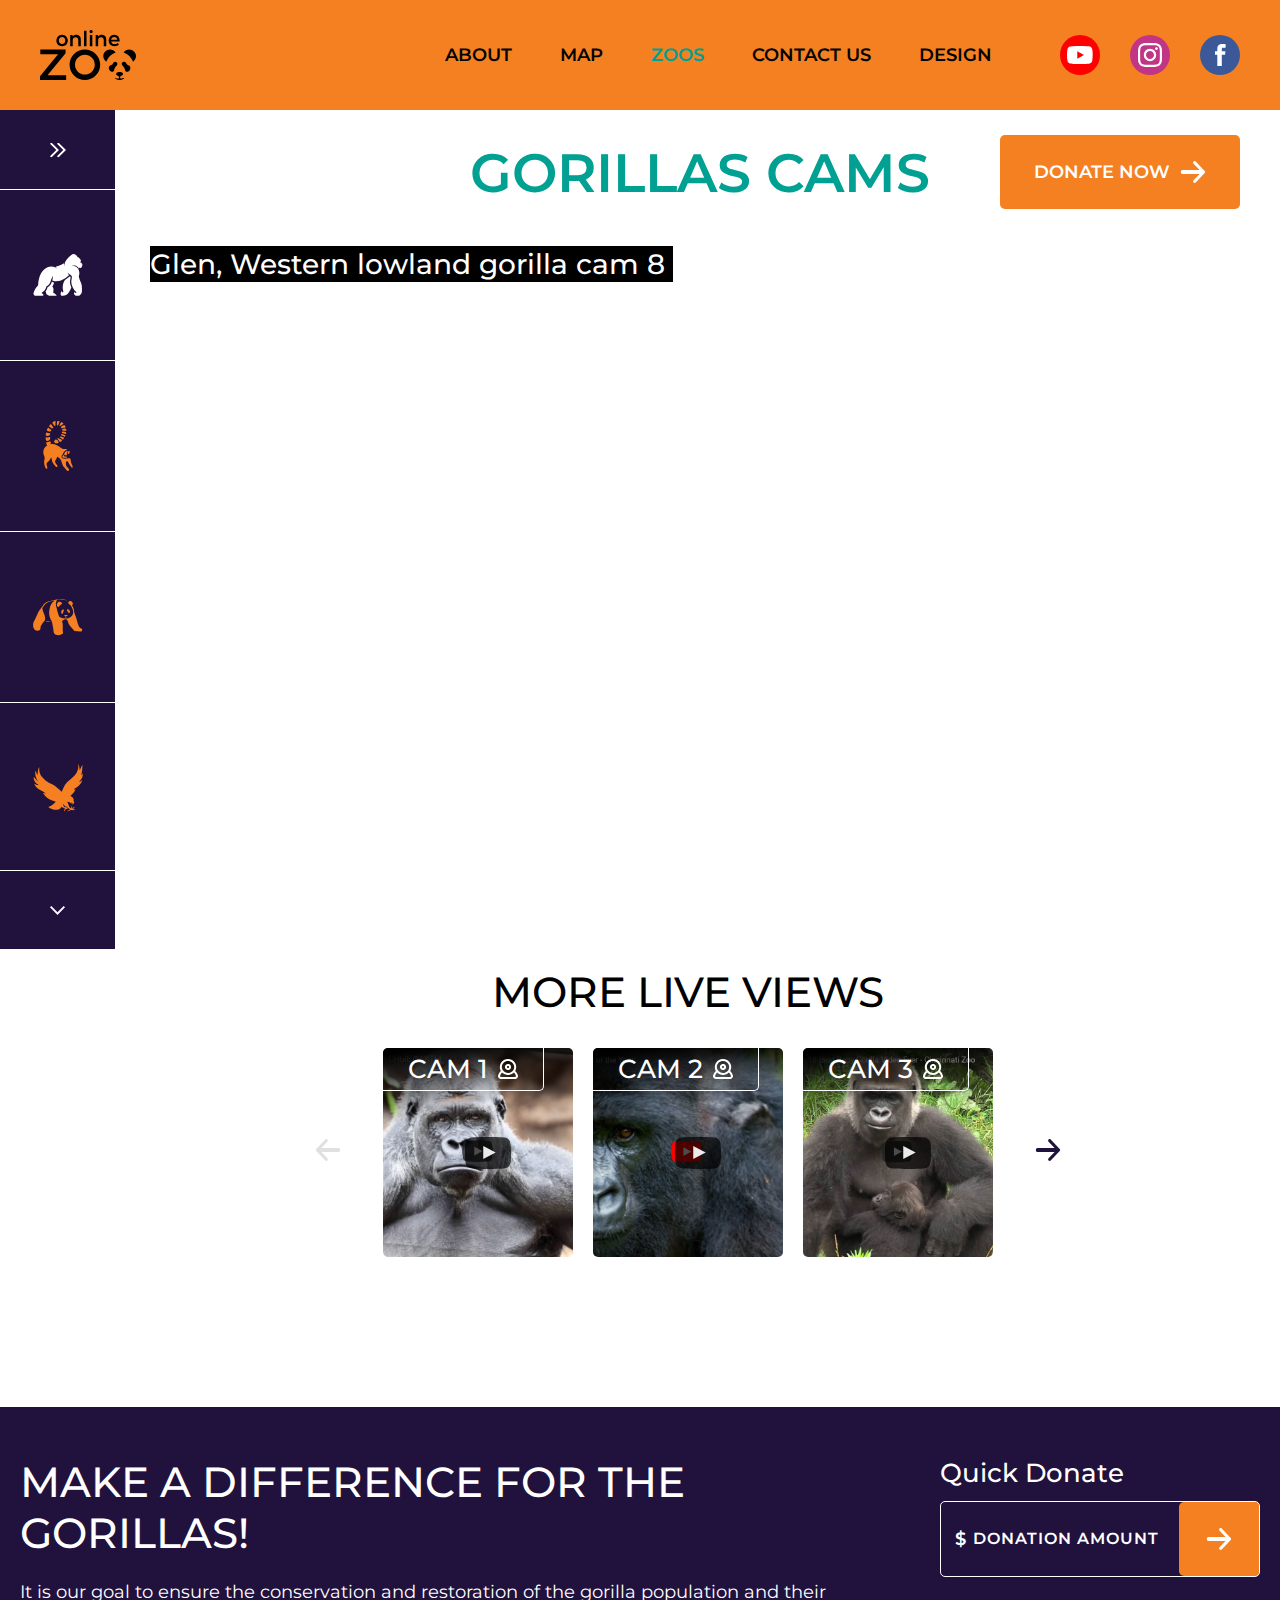
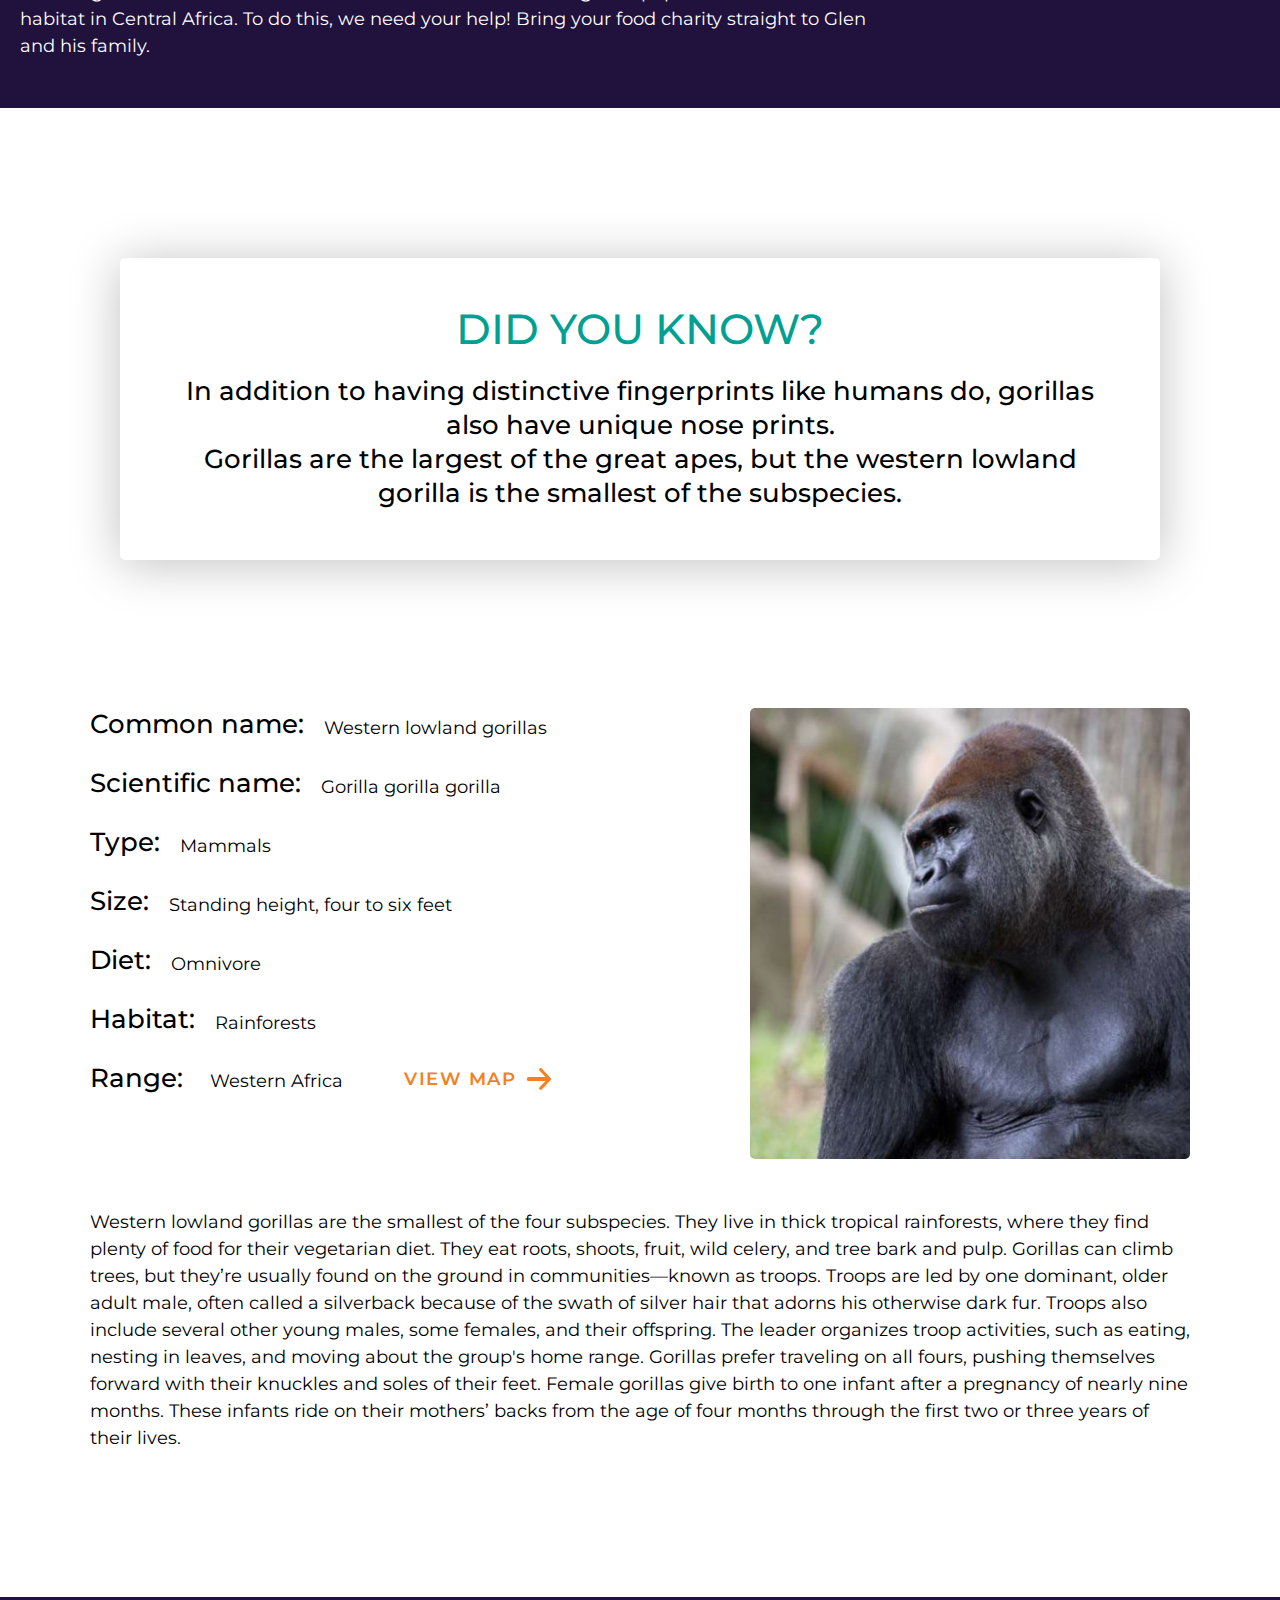
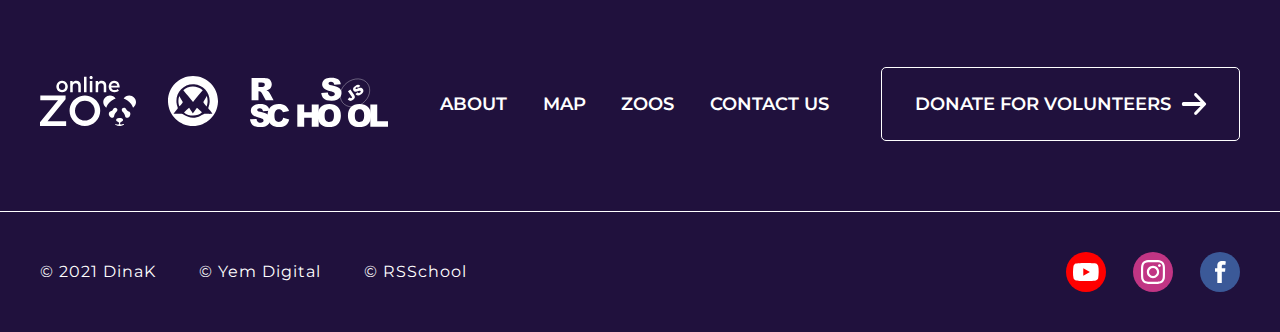
<file: pages/zoos/gorilla/gorilla.html>
<!DOCTYPE html>
<html lang="en">
   <head>
      <meta charset="UTF-8">
      <meta http-equiv="X-UA-Compatible" content="IE=edge">
      <meta name="viewport" content="width=device-width, initial-scale=1.0">
      <title>Gorilla online-zoo</title>
      <!--Google Fonts-->
      <link rel="preconnect" href="https://fonts.gstatic.com">
      <link href="https://fonts.googleapis.com/css2?family=Montserrat:wght@400;500;600;700;800;900&display=swap" rel="stylesheet">
      <!--Normalize-->
      <link rel="stylesheet" href="normalize.css">
      <!--Project style-->
      <link rel="stylesheet" href="style.css">
      <!--Favicon-->
      <link rel="apple-touch-icon" sizes="180x180" href="../../../assets/icons/fav/apple-touch-icon.png">
      <link rel="icon" type="image/png" sizes="32x32" href="../../../assets/icons/fav/favicon-32x32.png">
      <link rel="icon" type="image/png" sizes="16x16" href="../../../assets/icons/fav/favicon-16x16.png">
      <link rel="manifest" href="../../assets/icons/fav/site.webmanifest">
   </head>
<body>
<div class="wrapper">
   <header class="header">
      <div class="container header__container">
         <div class="header__body">
            <div class="header__logo">
               <a href="../../about/index.html"><img src="../../../assets/icons/logo.svg" alt="logo online-zoo"></a>
            </div>
            <div class="header__right">
               <nav class="header__nav">
                  <ul class="header__menu menu">
                     <li class="menu__item">
                        <a href="../../about/index.html" class="menu__link">About</a>
                     </li>
                     <li class="menu__item">
                        <a href="../../map/map.html" class="menu__link">map</a>
                     </li>
                     <li class="menu__item current">
                        <a href="#" class="menu__link">Zoos</a>
                     </li>
                     <li class="menu__item">
                        <a href="../../contact/contact.html" class="menu__link">Contact us</a>
                     </li>
                     <li class="menu__item">
                        <a href="https://www.figma.com/file/lnK11foY8Aoa6oOlDXovVN/Online-ZOO-Project?node-id=0%3A1" class="menu__link">design</a>
                     </li>
                  </ul>
               </nav>
               <ul class="header__socials socials">
                  <li class="social__item youtube"><a href="https://www.youtube.com/"></a></li>
                  <li class="social__item instagram"><a href="https://www.instagram.com/?hl=ru"></a></li>
                  <li class="social__item facebook"><a href="https://www.facebook.com/"></a></li>
               </ul>
            </div>
            <h1 class="visually-hidden">Online Zoo</h1>
            <div class="burger">
               <span class="line line1"></span>
               <span class="line line2"></span>
               <span class="line line3"></span>
               <span class="line line4"></span>
            </div>
         </div>
      </div>
   </header>
   <div class="view">
      <div class="view__cont1920px">
         <div class="view__sidebar-lay">
            <div class="view__sidebar-area">
               <aside class="view__sidebar sidebar">
                  <div class="sidebar__carosel">
                        <div class="sidebar__body">
                           <div class="sidebar__top">
                              <p class="sidebar__name">
                                 <span>LIVE</span>
                                 <img src="../../../assets/icons/view.svg" alt="">
                              </p>
                              <img src="../../../assets/icons/sidebar_arrow2.svg" alt="" class="sidebar__arrows">
                           </div>
                           <div class="sidebar__gallery">
                              <div class="sidebar__items">
                                 <div class="sidebar__item current-sidebar">
                                    <div>
                                       <a href="#" class="sidebar__link">
                                          <div class="sidebar__icon">
                                             
                                             <svg class="img" width="56" height="48" viewBox="0 0 56 48" fill="none" xmlns="http://www.w3.org/2000/svg">
                                                <path fill-rule="evenodd" clip-rule="evenodd" d="M38.8261 21.1612L38.8276 21.1642C39.3305 22.2017 39.8334 23.2392 40.3546 24.3226C40.2226 24.427 40.0889 24.5348 39.9532 24.6442L39.9531 24.6442C39.6466 24.8914 39.3299 25.1466 39 25.3887C38.6334 25.6562 38.2698 25.9275 37.9064 26.1987L37.9062 26.1988C37.0087 26.8685 36.1123 27.5374 35.1742 28.1458C31.7969 30.3422 28.0717 31.2337 24.0629 30.8845C23.0835 30.8018 22.0493 30.4617 21.6374 30.1768C21.8751 28.525 22.1035 26.9189 22.332 25.313L22.333 25.306C22.3056 25.2968 22.2759 25.2899 22.2462 25.283L22.2461 25.283C22.2163 25.2761 22.1866 25.2692 22.1591 25.26C22.0699 25.4418 21.9815 25.6236 21.8931 25.8051C21.6733 26.2569 21.4541 26.7074 21.2256 27.1532C20.632 28.3308 20.234 29.5814 19.8351 30.8347L19.8351 30.8347C19.7235 31.1855 19.6118 31.5365 19.4957 31.8862C18.7635 34.0643 17.4547 35.7369 15.2306 36.5548C15.1207 36.6008 15.0292 36.7846 14.9834 36.9225C14.8938 37.2083 14.8141 37.4974 14.7344 37.7863C14.6271 38.1756 14.5199 38.5645 14.3885 38.9443C13.8851 40.4148 12.9424 41.5544 11.6702 42.4274C11.1027 42.8134 10.5352 43.2086 9.99524 43.6313C9.52846 43.9898 9.54676 44.146 10.0044 44.5044C10.0939 44.5746 10.184 44.6437 10.2738 44.7127C10.5605 44.9327 10.8449 45.151 11.1027 45.3959C11.5237 45.8003 11.7159 46.3149 11.5603 46.9031C11.5237 47.0409 11.3132 47.2247 11.1851 47.2247C8.18301 47.2431 5.17179 47.2431 2.16972 47.2339C2.05988 47.2339 1.90429 47.1972 1.84022 47.1236C1.74826 47.0112 1.65412 46.8993 1.5597 46.787L1.55966 46.7869C1.22181 46.3851 0.880435 45.9791 0.622918 45.5337C0.45817 45.2488 0.439864 44.7709 0.549696 44.4493C1.6114 41.2051 2.97515 38.1264 5.54705 35.7645C5.65688 35.6634 5.72095 35.4428 5.7301 35.2866C5.79417 32.9523 6.06875 30.6363 6.66367 28.3847C7.17622 26.4364 7.72538 24.488 8.69556 22.6959C10.4803 19.4242 12.7868 16.6947 16.3289 15.2243C19.3767 13.9652 22.3513 14.1582 25.2527 15.647C25.651 15.8532 26.0113 16.136 26.3622 16.4114C26.5273 16.541 26.6904 16.669 26.8544 16.7866C26.5249 16.0698 25.9483 15.4816 25.3259 14.9394C25.9121 14.7155 26.5004 14.4988 27.0876 14.2825C29.6825 13.3268 32.2571 12.3785 34.5335 10.8497C34.6337 11.1998 34.7322 11.5534 34.8311 11.909L34.8313 11.9095C34.9583 12.3659 35.0863 12.8255 35.22 13.2851C35.2566 13.3954 35.3298 13.4965 35.4213 13.5884C35.2383 12.4488 35.2383 11.3092 35.6685 10.2615C36.0712 9.26897 36.5563 8.26723 37.1786 7.40335C38.7071 5.30797 40.5468 3.4883 42.597 1.89838L42.5971 1.89828C42.6795 1.83398 42.7618 1.76968 42.8533 1.70538C43.0003 1.61119 43.1459 1.51083 43.2918 1.41025L43.2919 1.41021C44.0003 0.92203 44.7159 0.428861 45.6265 0.611744C47.1276 0.905832 48.3815 1.69619 49.2418 2.99202C49.489 3.35963 49.7727 3.61696 50.1663 3.75481C51.1914 4.11323 51.9602 4.72898 52.4544 5.73072C52.6336 6.09673 52.892 6.42086 53.1508 6.74551C53.2754 6.90182 53.4001 7.05825 53.5161 7.21954C53.7541 7.55039 53.7999 7.8261 53.5345 8.21209C53.3148 8.53375 53.205 8.96569 53.1409 9.36087C53.0585 9.82958 53.2416 10.1329 53.7358 10.3902C55.0263 11.0519 55.7769 12.5315 55.0629 14.0295C54.944 14.2777 54.8341 14.5258 54.7334 14.7831C54.2575 16.0146 53.3514 16.4466 52.1066 16.0146C52.0938 16.0103 52.0808 16.0061 52.0677 16.0018C52.0597 15.9992 52.0517 15.9966 52.0437 15.9939C51.9802 15.9733 51.9167 15.9526 51.8687 15.9319C51.6398 16.2536 51.411 16.566 51.1639 16.8969C51.1288 16.8538 51.0987 16.8224 51.0757 16.7984C51.0447 16.7661 51.0266 16.7473 51.0266 16.7315C51.0998 15.9411 50.6239 15.4724 50.093 14.9945C47.6127 12.7521 44.574 13.1564 42.4963 14.4523C42.7299 14.4047 42.9613 14.3528 43.1921 14.3011C43.6304 14.2027 44.0662 14.1049 44.5099 14.0387C47.1459 13.6711 49.4341 14.8566 50.6514 17.2277C51.4934 18.8636 52.0883 20.573 51.9419 22.4662L51.9403 22.4883V22.4884C51.9133 22.8592 51.8839 23.263 51.7314 23.5874C51.2005 24.727 51.3653 25.8758 51.6582 27.0062L51.7121 27.2168L51.7122 27.2169C51.987 28.2909 52.2691 29.3935 52.7931 30.3422C54.8158 33.9908 54.9806 37.9334 54.8341 41.9311C54.7701 43.6497 54.2209 45.1753 52.8114 46.2873C52.0243 46.9123 51.1822 47.3442 50.1297 47.2615C49.6446 47.2247 49.1503 47.2155 48.6652 47.2615C47.75 47.3626 47.1184 46.9031 46.5784 46.2598C45.9927 45.5705 45.7272 44.7709 45.892 43.8703C45.9377 43.6314 46.1116 43.3373 46.313 43.227C46.5659 43.0921 46.7506 43.2793 46.9378 43.469C46.9673 43.499 46.9969 43.529 47.0269 43.5578C47.309 43.8319 47.6815 44.0334 48.0366 44.2253L48.0367 44.2254L48.0429 44.2287C48.354 44.3941 48.5188 44.2563 48.5554 43.9071C48.592 43.4935 48.4639 43.1443 48.1527 42.8778C46.4045 41.3797 45.3062 39.4222 44.3177 37.3912C43.558 35.8196 43.073 34.1746 42.8991 32.4284C42.7709 31.1142 42.9997 29.8368 43.2469 28.5593C43.3658 27.9803 43.4848 27.3922 43.5214 26.7948C43.6038 25.6093 43.1919 24.6075 42.176 23.9734C40.9221 23.1922 39.8055 22.2548 38.9085 21.0785C38.9177 21.106 38.8719 21.1336 38.8261 21.1612ZM41.5078 25.3334C42.0387 25.7654 42.2309 26.2616 42.121 26.8774C42.0533 27.2756 41.9788 27.6726 41.9043 28.0697L41.9042 28.0699C41.7672 28.8001 41.6301 29.5305 41.5353 30.2686C41.2241 32.7591 41.8007 35.1118 42.7617 37.3818C42.9356 37.7954 42.9539 38.1263 42.7709 38.5398C41.938 40.433 41.0319 42.2803 39.8603 43.9988C38.341 46.2229 36.2176 47.2522 33.5633 47.2522C33.4064 47.2522 33.2504 47.2547 33.0947 47.2572H33.0947C32.7325 47.2629 32.3722 47.2687 32.0073 47.243C31.8243 47.2338 31.5955 47.1143 31.4948 46.9673C30.6436 45.8093 30.79 43.4107 31.7694 42.3538C31.8792 42.2343 32.1263 42.124 32.2636 42.17C32.368 42.2074 32.442 42.3667 32.5104 42.514C32.5259 42.5475 32.5412 42.5804 32.5565 42.6111C32.5943 42.6869 32.6217 42.7705 32.649 42.8536C32.6945 42.9921 32.7396 43.1292 32.8311 43.2268C32.9958 43.4198 33.2796 43.6956 33.4626 43.6588C33.6548 43.622 33.847 43.282 33.9294 43.043C34.0118 42.8133 33.9843 42.5284 33.9386 42.2894C33.8722 41.953 33.789 41.6189 33.706 41.2855C33.56 40.6992 33.4145 40.1149 33.3619 39.5232C33.1148 36.8672 33.3528 34.2572 34.4969 31.8034C34.7623 31.2428 35.0643 30.673 35.4579 30.1951C35.8698 29.6804 36.3823 29.2301 36.904 28.8257C37.4394 28.4033 37.991 28.0039 38.5434 27.6039C38.9165 27.3338 39.29 27.0633 39.659 26.7855C40.0704 26.471 40.4778 26.1482 40.8921 25.8199L40.8922 25.8199L40.8926 25.8195C41.0956 25.6587 41.3002 25.4966 41.5078 25.3334ZM21.8366 31.8675C21.6016 31.7977 21.3654 31.7275 21.1249 31.6565C21.0433 31.8339 20.9643 32.0138 20.885 32.1944C20.7507 32.5003 20.6155 32.808 20.4659 33.1086C19.5598 34.9466 18.3699 36.5457 16.5302 37.575C16.3838 37.6577 16.2831 37.8691 16.2282 38.0437C15.7889 39.5234 15.2397 40.9387 14.2238 42.1334C14.1505 42.2253 14.0865 42.3907 14.1139 42.4918C14.4343 43.5119 14.7638 44.5321 15.1207 45.5338C15.1848 45.7084 15.377 45.8738 15.5509 45.9749C16.2007 46.3425 16.8506 46.701 17.5187 47.041C17.7384 47.1513 17.9947 47.2524 18.2326 47.2524C20.168 47.2662 22.0982 47.2644 24.031 47.2627C24.6758 47.2621 25.3209 47.2616 25.9666 47.2616H26.5341C26.4725 47.1349 26.4224 47.0113 26.3749 46.8943C26.2812 46.6634 26.1979 46.4583 26.0582 46.3058C25.7104 45.929 25.3168 45.5705 24.8958 45.2857C24.5004 45.0186 24.0712 44.7969 23.6435 44.576C23.5267 44.5156 23.4099 44.4553 23.294 44.3942C22.8364 44.1461 22.6351 43.7785 22.6717 43.2638C22.6778 43.1413 22.692 43.0187 22.7062 42.8962C22.7134 42.8349 22.7205 42.7737 22.7266 42.7124C22.7546 42.4341 22.7894 42.155 22.8243 41.8756C22.9035 41.2413 22.9829 40.6053 22.9829 39.9737C22.9829 38.6595 22.3971 37.5291 21.5642 36.5365C23.0103 35.4521 23.294 33.9173 23.4313 32.3366C22.8813 32.1779 22.3618 32.0235 21.8366 31.8675Z"/>
                                             </svg>
                                          </div>
                                          <p class="sidebar__text">Livestream from Gorilla Forest Corridor habitat cam</p>
                                       </a>
                                    </div>
                                 </div>
                                 <div class="sidebar__item">
                                    <div>
                                       <a href="../lemur/lemur.html" class="sidebar__link">
                                          <div class="sidebar__icon">
                                             <svg class="img" width="33" height="56" viewBox="0 0 33 56" fill="none" xmlns="http://www.w3.org/2000/svg">
                                                <path fill-rule="evenodd" clip-rule="evenodd" d="M15.9437 0.0080382C16.8064 -0.04113 17.6291 0.139154 18.4758 0.442357C18.4478 0.52365 18.4219 0.603548 18.3964 0.68205L18.3964 0.682067C18.3346 0.872615 18.2754 1.05494 18.1962 1.22905C17.9527 1.76567 17.7051 2.3023 17.4576 2.83893L17.4574 2.83931C17.2098 3.37606 16.9621 3.91281 16.7185 4.44956L16.7178 4.45107L16.7178 4.4511C16.586 4.74212 16.5221 4.88305 16.4137 4.94194C16.3119 4.99725 16.1708 4.98022 15.8972 4.94719L15.8479 4.94125C15.5683 4.90847 15.4006 4.78555 15.3606 4.50693C15.3437 4.38957 15.3222 4.27164 15.3008 4.15359L15.3008 4.15355L15.3008 4.15352L15.3007 4.15349L15.3007 4.15345L15.3007 4.15342L15.3007 4.15339L15.3007 4.15337L15.3007 4.15333C15.2413 3.82633 15.1816 3.49844 15.2168 3.17939C15.305 2.39103 15.4478 1.60776 15.5905 0.825574L15.5905 0.825125L15.5906 0.824695C15.6288 0.615251 15.667 0.405884 15.7041 0.196516C15.7201 0.122764 15.8559 0.0162329 15.9437 0.0080382ZM10.5605 2.66235L10.5607 2.66261C11.0903 3.47072 11.6086 4.26143 12.1494 5.03822C12.3491 5.33323 12.6207 5.59546 13.06 5.41518C13.731 5.15295 13.8987 4.97267 13.699 4.25153C13.4601 3.37499 13.6084 2.53212 13.7572 1.6863L13.7572 1.68618L13.7572 1.68607L13.7572 1.68597L13.7573 1.68588L13.7573 1.68578L13.7573 1.68568L13.7573 1.68558L13.7573 1.68548L13.7573 1.6854L13.7574 1.68531L13.7574 1.68522L13.7574 1.68511L13.7574 1.685C13.7727 1.59817 13.788 1.5113 13.8028 1.42436C13.8588 1.11297 13.8508 0.768789 13.7789 0.457391C13.7469 0.309886 13.4594 0.0886299 13.3475 0.113214C12.1254 0.424612 11.0551 1.03921 10.0327 1.85868C10.2107 2.12854 10.3862 2.39639 10.5605 2.66235ZM7.42181 8.91345C7.98141 9.33261 8.54265 9.75301 9.11383 10.1785C8.92213 11.1209 8.4269 11.6535 7.46039 11.7601C6.12645 11.8994 5.00019 11.3421 3.98576 10.5063C3.92985 10.4571 3.90589 10.2768 3.94583 10.1949C4.00518 10.0594 4.06427 9.92361 4.12338 9.78776C4.38246 9.19237 4.64214 8.59558 4.9283 8.0151C5.00513 7.85185 5.13095 7.71567 5.25139 7.5853L5.25141 7.58529L5.25142 7.58527L5.25143 7.58526C5.3063 7.52586 5.36007 7.46768 5.40756 7.40869C6.08609 7.91293 6.75278 8.41231 7.42181 8.91345ZM7.78029 13.9233C6.27062 13.5382 4.80888 13.1612 3.23531 12.7515C3.2016 12.9417 3.16394 13.138 3.12546 13.3385L3.12545 13.3386C3.0545 13.7084 2.98076 14.0927 2.92379 14.4805C2.8691 14.8478 2.83298 15.2183 2.79616 15.5958C2.77383 15.8248 2.75124 16.0564 2.7241 16.2916C3.98615 16.939 5.28015 17.1192 6.55817 16.3653C7.46877 15.8409 7.82821 14.9722 7.78029 13.9233ZM2.78004 18.2657C2.54041 19.5605 2.73212 20.7815 3.17943 21.9697C3.21937 22.0681 3.32321 22.1746 3.41906 22.2074C5.30415 22.8547 7.42886 21.56 7.72441 19.8145C7.76435 19.5769 7.78032 19.3228 7.76435 19.0852C7.66849 18.0445 7.47679 17.897 6.48632 18.0445L6.20096 18.087C5.52117 18.1885 4.84062 18.2902 4.15392 18.3477C3.85227 18.3702 3.54309 18.3386 3.22379 18.306H3.22376H3.22374H3.22372C3.07802 18.2911 2.93021 18.276 2.78004 18.2657ZM8.14763 25.9525C8.78664 24.5594 8.58695 23.5596 7.50862 22.691C6.39035 23.5596 5.09635 23.8792 3.7065 23.9284C3.61065 23.9284 3.4509 24.0677 3.42693 24.1742C3.21127 25.2149 3.51479 26.1409 4.08191 26.9932C4.12732 27.0605 4.21416 27.0951 4.31223 27.1341L4.31228 27.1342L4.3124 27.1342C4.36954 27.157 4.4305 27.1813 4.48929 27.2144C4.46162 27.2334 4.43462 27.2523 4.40789 27.271C4.34204 27.3172 4.2779 27.3621 4.20972 27.4029C2.75597 28.2961 1.58178 29.468 0.886856 31.066C-0.023735 33.172 -0.351227 35.3436 0.4715 37.5807C0.619579 37.9829 0.755787 38.3923 0.891773 38.8011L0.891785 38.8012L0.891796 38.8012L0.891808 38.8012L0.891819 38.8013L0.89183 38.8013L0.891842 38.8013L0.891853 38.8014L0.891865 38.8014L0.891876 38.8014L0.891888 38.8015L0.891899 38.8015L0.891911 38.8015L0.891922 38.8016L0.891933 38.8016L0.891945 38.8016L0.891956 38.8017L0.891968 38.8017C1.00532 39.1424 1.11851 39.4827 1.23831 39.8179C1.6377 40.9488 1.66965 42.1124 1.35014 43.2433C0.4076 46.5457 1.29423 49.5778 2.54829 52.5689C2.65834 52.8189 2.83801 53.045 3.01118 53.263L3.01956 53.2736C3.25919 53.5768 3.57071 53.6751 3.94613 53.544C4.32155 53.4047 4.59313 53.1507 4.57715 52.7491C4.56117 52.2329 4.49727 51.7166 4.37746 51.2167C4.28561 50.8193 4.17379 50.426 4.06198 50.0327L4.06195 50.0326C3.95012 49.6392 3.83829 49.2459 3.74644 48.8485C3.49083 47.7258 3.81833 46.7998 4.71294 46.1032C4.75123 46.0744 4.78871 46.0448 4.82589 46.0154C4.90505 45.9527 4.98288 45.8912 5.0644 45.841C6.41431 45.0461 7.24502 43.8005 7.93196 42.4156C8.12379 42.022 8.37203 41.6554 8.6199 41.2894L8.61994 41.2893C8.7333 41.1219 8.8466 40.9546 8.95438 40.7849L9.05023 40.834C9.09816 41.0635 9.14708 41.2929 9.196 41.5224C9.34278 42.2107 9.48955 42.8991 9.60937 43.5875C10.1445 46.5785 11.8699 48.8321 13.8668 50.9299C14.0637 51.1401 14.3229 51.2944 14.5675 51.4401L14.5777 51.4462C14.9132 51.651 15.2566 51.651 15.5761 51.3806C15.9036 51.102 16.0234 50.7496 15.8797 50.3563C15.7359 49.9793 15.5522 49.6106 15.3285 49.2746C15.0966 48.9309 14.8462 48.6014 14.5959 48.2721L14.5959 48.2721C14.3807 47.989 14.1657 47.7061 13.9626 47.4144C13.0121 46.0541 12.9722 45.0953 13.9067 43.735C14.6496 42.6451 15.1608 41.4568 15.6161 40.1703C15.7432 40.2309 15.8681 40.2871 15.9905 40.3421L15.9906 40.3421L15.9907 40.3422L15.9908 40.3423C16.1989 40.4358 16.3995 40.526 16.5906 40.6292C18.5555 41.7273 19.7617 43.4563 20.4806 45.5788C20.7725 46.4253 21.0242 47.2874 21.2755 48.1485L21.2755 48.1485C21.3405 48.3711 21.4054 48.5935 21.471 48.8157C21.7027 49.6024 22.0781 50.2989 22.5893 50.9217C22.7753 51.1469 22.9612 51.3721 23.1469 51.5972L23.1543 51.6062L23.1617 51.6151L23.1689 51.6239L23.1738 51.6299C24.0876 52.7373 24.9997 53.8428 25.9281 54.9371C26.1917 55.2485 26.5112 55.5435 26.8547 55.7648C27.4777 56.1663 28.0848 56.0434 28.6599 55.478C29.0753 55.0682 29.1472 54.5602 28.7717 53.9128C28.5564 53.5399 28.2786 53.202 28.0054 52.8695L28.0047 52.8687L28.004 52.8678L28.0037 52.8674C27.9532 52.806 27.9029 52.7448 27.8532 52.6836C27.6934 52.4869 27.5097 52.2984 27.318 52.1345C25.6965 50.7168 25.2971 48.8403 25.369 46.7834C25.3806 46.438 25.4217 46.0927 25.4617 45.7567L25.4618 45.7566L25.4618 45.7565C25.4768 45.6302 25.4917 45.5052 25.5048 45.3821C25.7544 45.3332 26.001 45.2843 26.2422 45.2364L26.2445 45.236L26.2451 45.2359C26.69 45.1476 27.1166 45.063 27.5097 44.9888C27.6586 45.3254 27.7979 45.6694 27.9375 46.014L27.9376 46.014L27.9376 46.0142C28.2398 46.7601 28.5432 47.5091 28.9475 48.1929C29.5421 49.2009 30.2467 50.1391 30.951 51.077C31.117 51.2981 31.283 51.5192 31.4476 51.7412C31.7272 52.1181 32.1026 52.4213 32.6138 52.2984C32.8854 52.2329 33.0931 51.479 32.9573 50.9463C32.8295 50.4464 32.6777 49.9384 32.4301 49.4958C31.3278 47.5045 30.9044 45.3165 30.6089 43.0958C30.4571 41.9649 29.8021 41.4568 28.6998 41.6781C26.639 42.096 24.5702 42.3009 22.4695 42.1124C22.3257 42.096 22.1819 42.0632 22.0381 42.0305C20.5524 41.6699 19.9614 40.2604 20.7282 38.8919C20.7521 38.8427 20.7761 38.7936 20.816 38.7526C21.5302 38.0139 21.9172 37.0963 22.3059 36.1749C22.4432 35.8493 22.5808 35.5231 22.7331 35.2043C23.0366 34.5815 23.6117 34.057 24.1629 33.5981C24.8418 33.0409 25.6725 32.7623 26.5272 32.5738C26.647 32.5492 26.8228 32.4345 26.8467 32.3361C26.8707 32.2214 26.7748 32.0083 26.679 31.9592C26.618 31.9297 26.5566 31.8993 26.495 31.8688C26.1287 31.6874 25.7507 31.5002 25.361 31.4511C24.722 31.3692 24.059 31.3856 23.412 31.4511C22.6931 31.5249 22.0541 31.2954 21.4551 31.0004C20.816 30.689 20.209 30.2629 19.6339 29.8368C18.0603 28.6649 16.4708 27.5258 14.6655 26.7473C12.7325 25.9033 10.7276 25.6247 8.65085 25.9361C8.49908 25.9197 8.33135 25.9279 8.14763 25.9525ZM16.9102 24.3705C16.2712 24.7803 15.5763 24.9606 14.8255 24.9606C14.1066 24.936 13.4196 24.7885 12.8365 24.3296C12.1895 23.8297 11.9419 23.0922 12.3173 22.3792C12.557 21.9306 12.8909 21.5373 13.2249 21.1439L13.2249 21.1439C13.3363 21.0128 13.4476 20.8817 13.5554 20.7485C13.6113 20.6829 13.7471 20.6584 13.843 20.6666C15.5763 20.8386 16.9182 22.0597 17.2297 23.6003C17.3096 23.9772 17.2058 24.1821 16.9102 24.3705ZM8.23565 3.29443C9.14624 3.99918 10.4243 5.60534 11.2949 7.12135L11.2051 7.23794C10.9991 7.50527 10.8045 7.75776 10.616 8.02277C10.4482 8.26042 10.2485 8.31778 9.96099 8.22764C8.48327 7.74415 7.46883 6.66245 6.39849 5.4988C7.02101 4.7537 7.62759 4.02495 8.23416 3.29622L8.23565 3.29443ZM20.696 8.32615C21.3542 7.7445 22.1559 7.64284 22.9624 7.54058L22.9624 7.54057L22.9625 7.54057L22.9625 7.54057L22.9625 7.54056L22.9625 7.54056L22.9625 7.54056L22.9626 7.54056L22.9626 7.54055L22.9626 7.54055L22.9626 7.54055L22.9626 7.54054C23.1446 7.51747 23.3268 7.49437 23.5077 7.4657C23.923 7.40014 24.3384 7.27722 24.7378 7.14611C24.8257 7.11333 24.9535 6.94944 24.9375 6.86749C24.8177 6.05621 24.57 5.29411 23.9071 4.76965C23.7952 4.67951 23.6115 4.62214 23.4837 4.63853C22.5092 4.79423 21.6066 5.13841 20.7999 5.72023C20.704 5.79398 20.6082 5.86774 20.5203 5.94968C19.6896 6.73637 19.7455 7.6296 20.696 8.32615ZM21.0079 21.7728C20.2011 20.2977 16.6865 18.8882 15.7759 19.6831C15.7759 19.7077 15.7759 19.7487 15.7919 19.7569C16.8782 20.7239 17.661 21.9449 18.4199 23.1823C18.6036 23.4855 18.7873 23.5019 19.0748 23.4035C19.7458 23.1741 20.5126 22.5349 21.0079 21.7728ZM26.3754 37.6793C26.2556 38.3103 26.008 38.4987 25.3689 38.5151C25.2568 38.4937 25.1446 38.4767 25.0329 38.4597H25.0329L25.0329 38.4597L25.0328 38.4597L25.0328 38.4597L25.0327 38.4597L25.0327 38.4597C24.8026 38.4247 24.575 38.3902 24.3545 38.3185C23.6356 38.0972 23.3241 37.5809 23.4599 36.8188C23.5078 36.5402 23.6117 36.2698 23.7315 36.0158C24.1628 35.1225 24.8737 34.4915 25.6884 33.9835C25.968 33.8114 26.3035 33.7048 26.623 33.6475C26.7707 33.6183 26.9345 33.6596 27.0973 33.7007C27.1634 33.7174 27.2293 33.734 27.294 33.7458C27.2804 33.806 27.2701 33.8694 27.2597 33.9331C27.2333 34.0951 27.2065 34.2592 27.1262 34.3768C26.6629 35.057 26.5272 35.8191 26.4872 36.6222C26.4712 36.9745 26.4393 37.3351 26.3754 37.6793ZM24.6782 36.5248C24.4265 36.6229 24.2364 36.8804 24.2427 37.163C24.2507 37.5318 24.5542 37.8268 24.9136 37.8186C24.9899 37.8168 25.0624 37.8019 25.1293 37.776C25.0622 37.8016 24.9897 37.8164 24.9138 37.8182C24.5544 37.8264 24.2509 37.5314 24.2429 37.1626C24.2429 36.8803 24.4289 36.6232 24.6782 36.5248ZM21.8631 10.6817L21.8636 10.6818L21.8637 10.6818L21.8639 10.6818C23.0804 10.7846 24.2725 10.8854 25.4647 10.9965C25.8161 11.0293 25.928 10.89 25.9599 10.554C26.0238 9.83289 25.7842 9.26746 25.1931 8.87411C24.1946 8.21853 22.4134 8.33326 21.5028 9.11995C21.0395 9.5133 20.8398 10.0132 20.9357 10.6032C21.2466 10.6296 21.5557 10.6558 21.8631 10.6817ZM20.2168 1.17236C21.1753 1.70502 22.0859 2.24587 22.7249 3.17187C21.2552 4.0569 19.8334 4.91734 18.4116 5.78598C18.148 5.35985 18.116 5.07304 18.3077 4.47483C18.6722 3.32264 19.3621 2.36229 20.0615 1.38869L20.0618 1.38826L20.0624 1.38743C20.1139 1.31584 20.1654 1.24418 20.2168 1.17236ZM18.0446 18.1926C19.0409 18.5401 19.8415 19.1682 20.6575 19.8083C21.15 20.1946 21.648 20.5853 22.1981 20.9215C22.2722 20.8018 22.346 20.683 22.4194 20.565L22.4222 20.5605L22.4223 20.5603L22.423 20.5593L22.423 20.5592L22.4232 20.5589C22.7201 20.0811 23.01 19.6148 23.2845 19.1432C23.3244 19.0777 23.3004 18.8892 23.2365 18.84C22.1981 18.0041 21.0799 17.3322 19.714 17.2666C19.035 17.2502 18.428 17.4305 18.0446 18.1926ZM25.6407 12.753C25.6247 13.4243 25.6084 14.1119 25.1854 14.6768C25.0194 14.6208 24.8552 14.5642 24.6921 14.5079L24.6921 14.5079L24.6921 14.5079L24.6921 14.5079L24.6919 14.5078C24.2587 14.3584 23.8336 14.2118 23.4042 14.0868C22.6454 13.8819 21.8865 13.6935 21.1197 13.5214C20.8322 13.4558 20.7683 13.3083 20.8082 13.0297C20.9121 12.2594 21.4313 11.7841 22.3099 11.7513C23.4361 11.7021 24.4745 12.0873 25.489 12.5462C25.5609 12.579 25.6407 12.6855 25.6407 12.7511L25.6407 12.753ZM22.821 37.6948C22.6505 37.9087 22.498 38.0967 22.3557 38.272C22.1981 38.4662 22.0532 38.6448 21.9104 38.8257C21.8615 38.8879 21.8104 38.9488 21.7595 39.0094C21.6362 39.1564 21.5137 39.3024 21.4232 39.4649C21.1277 39.9893 21.2714 40.563 21.8146 40.8006C22.2459 40.9891 22.7252 41.112 23.1885 41.1612C24.4266 41.3005 25.6487 41.1776 26.8468 40.8088C26.7669 40.2352 26.5113 39.9729 25.9522 39.9156C25.6731 39.89 25.3909 39.8804 25.1094 39.8708L25.1092 39.8708L25.1089 39.8708L25.1086 39.8708C24.9393 39.865 24.7702 39.8593 24.6023 39.85C23.516 39.7845 23.3402 39.6124 23.1246 38.5307C23.0871 38.3493 23.0137 38.1717 22.9356 37.9829C22.8973 37.8901 22.8579 37.7947 22.821 37.6948ZM23.8276 17.6593C22.5496 16.9791 21.2476 16.3891 19.8018 16.0941C20.0095 15.0452 20.6884 14.5781 21.7588 14.7174C22.8371 14.8485 23.7956 15.3074 24.6743 15.9384C24.7621 16.004 24.874 16.1515 24.85 16.217C24.6743 16.6759 24.4906 17.143 24.2589 17.5773C24.211 17.6593 23.9314 17.7167 23.8276 17.6593ZM27.3338 35.9576C27.3338 36.8098 27.4696 36.9492 28.1086 36.8262C28.3722 36.7771 28.6518 36.6623 28.8674 36.4985C29.6982 35.8675 29.9298 34.3433 29.3547 33.4992C29.2189 33.3025 29.0991 33.2206 28.8754 33.3845C27.9489 34.081 27.3737 34.9579 27.3338 35.9576Z"/>
                                             </svg>
                                          </div>
                                          <p class="sidebar__text">The ring-tailed lemurs play in Madagascar, Lemuria Land</p>
                                       </a>
                                    </div>
                                 </div>
                                 <div class="sidebar__item">
                                    <div>
                                       <a href="../panda/panda.html" class="sidebar__link">
                                          <div class="sidebar__icon">
                                             <svg class="img" width="60" height="45" viewBox="0 0 60 45" fill="none" xmlns="http://www.w3.org/2000/svg">
                                                <path fill-rule="evenodd" clip-rule="evenodd" d="M21.2527 27.8338C18.8342 28.5556 16.3968 28.4446 13.9408 26.8344C13.7521 27.0685 13.5588 27.3041 13.3636 27.5422C12.8796 28.1322 12.3835 28.737 11.9159 29.3699C11.5691 29.8604 11.2457 30.3694 10.9222 30.8783C10.5988 31.3873 10.2754 31.8962 9.92857 32.3867C9.15987 33.4786 8.87864 34.6631 8.95363 35.9772C9.04738 37.6614 8.37243 38.5127 6.7038 38.8088C3.2728 39.4196 0.198026 36.9026 0.179278 33.4786C0.179278 33.1443 0.173234 32.81 0.167211 32.4768C0.158232 31.9801 0.1493 31.486 0.160522 30.9986C0.192046 29.6916 0.766871 28.5547 1.33912 27.4228C1.44755 27.2084 1.55588 26.9941 1.66041 26.7789C1.93091 26.2252 2.20395 25.6723 2.477 25.1194C3.49091 23.0665 4.50515 21.0128 5.39139 18.9131C6.69412 15.836 8.65109 13.1894 10.615 10.5334L10.615 10.5334L10.615 10.5334L10.615 10.5334C11.0253 9.97849 11.4359 9.4232 11.8409 8.86349C11.8604 8.83947 11.8811 8.81545 11.9021 8.7911C11.9621 8.72166 12.0243 8.64959 12.0659 8.56737C14.2595 4.62525 18.1592 3.69986 22.1714 2.92254C23.1609 2.73405 24.1423 2.49797 25.1231 2.26202C26.261 1.98829 27.398 1.71476 28.546 1.51596C30.6458 1.1458 32.8019 0.849683 34.9392 0.775652C37.4703 0.683114 39.6076 1.84909 41.5013 3.45926C38.6327 2.01566 35.5579 1.51596 32.3707 1.58999C31.5645 1.6085 30.7583 1.68253 29.9521 1.77507C28.7897 1.90462 28.3022 2.75597 27.9835 3.73687C27.1586 6.2354 27.3273 8.69692 28.2085 11.1769C28.4209 11.7728 28.5533 12.4015 28.6852 13.0279C28.7745 13.4521 28.8636 13.8752 28.9772 14.2862C29.122 14.7985 29.2634 15.3124 29.4048 15.8266L29.4048 15.8268C29.9225 17.7091 30.4412 19.5946 31.1333 21.4117C31.4145 22.1705 32.3519 22.9108 33.1581 23.2069C36.3266 24.3359 39.5701 24.9466 42.9262 23.8177C47.1446 22.3926 49.3194 17.9507 47.7258 13.8235C47.2151 12.5161 46.6094 11.2488 46.0011 9.97613L46.0011 9.97606L46.0007 9.9752L46.0005 9.97483L45.9996 9.97298C45.8937 9.75146 45.7878 9.52977 45.6822 9.30768C45.5851 9.10226 45.3853 8.93738 45.1893 8.77554C45.1203 8.71866 45.0519 8.66215 44.9885 8.60439C44.746 8.3773 44.4932 8.15631 44.2397 7.93468C43.7287 7.488 43.2148 7.0387 42.7762 6.53153C42.1575 5.80974 42.1762 4.90286 42.7199 4.12554C43.2449 3.36673 44.0886 3.18165 44.9697 3.32971C46.3384 3.55181 47.2196 4.38464 47.6696 5.62465C48.1008 6.82765 47.6883 7.86408 46.6196 8.77095C48.0258 9.91843 48.4945 11.5656 48.907 13.1943C49.0631 13.811 49.147 14.4474 49.2311 15.0854L49.2311 15.0855L49.2312 15.0855L49.2312 15.0856C49.3288 15.8261 49.4267 16.5686 49.6382 17.2845C49.9914 18.4699 50.4152 19.6393 50.8394 20.8098C51.2034 21.8141 51.5677 22.8192 51.888 23.8362C52.3039 25.138 52.6869 26.4507 53.0696 27.7625L53.0697 27.7626L53.0697 27.7627L53.0698 27.7629C53.3943 28.8753 53.7187 29.9871 54.0628 31.0912C54.2546 31.7065 54.5001 32.3067 54.7453 32.9062L54.7453 32.9063L54.7453 32.9064L54.7454 32.9065C54.8836 33.2446 55.0218 33.5825 55.1503 33.9228C55.5611 34.9993 56.4916 35.4839 57.4137 35.9643C57.5856 36.0539 57.7572 36.1432 57.9251 36.2363C58.7875 36.7175 59.2375 37.3467 59.0125 38.3461C58.8062 39.29 58.1875 39.8823 57.0439 39.8453C54.7003 39.7527 52.3755 39.5306 50.0506 39.29C49.6569 39.253 49.2444 38.8459 48.9632 38.5127C47.3883 36.6435 45.8322 34.7557 44.2948 32.8679C43.2261 31.5539 42.4387 30.1103 42.0262 28.4631C41.8509 27.7853 41.4935 27.1413 41.1402 26.5047L41.1402 26.5046L41.1401 26.5045L41.1401 26.5045C41.04 26.3241 40.9402 26.1443 40.845 25.9645C40.7513 25.7795 40.4888 25.6129 40.2826 25.5759L40.1345 25.5469C38.9467 25.3138 37.7652 25.082 36.7391 26.1126C36.4779 26.3889 36.0496 26.5368 35.6759 26.6659L35.6704 26.6678C35.0142 26.8899 34.7143 27.2971 34.958 27.9264C35.8229 30.2155 35.7576 32.5542 35.6921 34.8983V34.8984C35.6596 36.0604 35.6272 37.2238 35.7079 38.3832C35.7413 38.8274 35.8042 39.2715 35.8672 39.7157C35.9459 40.271 36.0246 40.8262 36.0454 41.3814C36.0642 41.8071 35.8767 42.4178 35.5767 42.6399C33.0831 44.4907 30.2896 44.8053 27.421 43.7874C25.9961 43.2692 25.04 42.2513 24.815 40.5115C24.3838 36.9026 23.8026 33.3121 23.0526 29.7586C22.7825 28.4256 22.1326 27.1527 21.4994 25.9127L21.4989 25.9116L21.4966 25.9071C21.4274 25.7716 21.3585 25.6366 21.2902 25.5019C19.4904 21.9669 18.9842 18.3024 19.6216 14.3788C20.1466 11.1214 20.859 8.01214 23.0526 5.43958C23.505 4.91414 24.0425 4.46328 24.5778 4.01422C24.7967 3.8306 25.0152 3.64727 25.2274 3.45926C25.2595 3.43212 25.2938 3.40608 25.3285 3.3798C25.4356 3.29855 25.5458 3.21496 25.6024 3.08911C22.7151 3.12612 20.1091 3.92195 17.5405 5.10644C15.1343 6.19574 13.7554 8.13837 12.3593 10.1054L12.3593 10.1054L12.3592 10.1054L12.3592 10.1054C12.0475 10.5447 11.7348 10.9851 11.4097 11.4175C11.2785 11.6026 11.2785 11.9173 11.2972 12.1764C11.5725 14.7672 12.5845 17.1275 13.5944 19.483L13.6595 19.6349C13.8604 20.0844 13.9656 20.5811 14.0709 21.0778L14.0709 21.0778C14.113 21.2765 14.155 21.4751 14.2033 21.6708C14.3157 22.1705 14.4282 22.6887 14.4657 23.2069C14.4734 23.3123 14.4817 23.4183 14.49 23.5248L14.49 23.5248C14.5433 24.204 14.5979 24.9014 14.4845 25.5574C14.2595 26.7234 14.3532 27.075 15.5719 27.2601C15.965 27.2989 16.3613 27.3377 16.7594 27.3767L16.7595 27.3767C18.2603 27.5236 19.7858 27.6729 21.2527 27.8338ZM30.2896 10.4555C29.2022 10.0113 28.7522 8.95639 28.6023 7.71638C28.4335 6.36532 29.6709 4.68113 31.1146 4.18143C32.2582 3.79276 33.8706 4.42202 34.5081 5.53248C34.883 6.19876 35.033 6.73548 34.2081 7.30922C33.2747 7.95418 32.4077 8.6834 31.4722 9.47023L31.4722 9.47028L31.4721 9.4703C31.0923 9.7898 30.7011 10.1188 30.2896 10.4555ZM33.8518 16.1368C33.5144 17.5989 34.4705 18.7648 35.633 18.6723C35.7382 18.3411 35.8389 18.0168 35.9381 17.6969L35.9381 17.6968L35.9382 17.6965L35.9383 17.6963C36.1219 17.1047 36.3007 16.5282 36.4954 15.9517C36.547 15.8075 36.6182 15.6672 36.6893 15.5272C36.7733 15.3617 36.8571 15.1967 36.9079 15.0263C37.0579 14.4896 37.2266 13.7863 36.5329 13.6197C36.0267 13.5087 35.2205 13.6752 34.9018 14.0269C34.3956 14.5821 34.0206 15.3779 33.8518 16.1368ZM40.545 14.0639C40.6287 13.9537 40.7058 13.8336 40.7817 13.7155C40.9607 13.4367 41.133 13.1684 41.37 13.0645C41.6137 12.9534 42.1387 13.1755 42.4011 13.3976C42.459 13.4468 42.5171 13.4959 42.5753 13.5452L42.5754 13.5452C43.1966 14.0708 43.8303 14.6069 44.276 15.2669C44.5197 15.6555 44.426 16.3773 44.2573 16.8585C44.126 17.2102 43.6385 17.5803 43.2636 17.6543C43.0198 17.6913 42.6261 17.2472 42.3824 16.951C41.9699 16.4513 41.6137 15.9331 41.2575 15.3779C41.076 15.1347 40.9393 14.8561 40.7792 14.5299L40.7792 14.5299C40.7078 14.3844 40.6318 14.2294 40.545 14.0639ZM41.5269 20.7154L41.5387 20.7082C41.5334 20.6766 41.5266 20.6435 41.5195 20.6093C41.5017 20.5234 41.4825 20.4307 41.4825 20.338C41.3825 20.3134 41.2825 20.2805 41.1825 20.2476C40.9825 20.1818 40.7826 20.1159 40.5826 20.1159C39.8139 20.1159 39.0452 20.1345 38.2952 20.227C37.9953 20.264 37.639 20.4676 37.5078 20.6897C37.4328 20.8192 37.6765 21.2264 37.8828 21.4115C37.9923 21.5196 38.153 21.5582 38.3163 21.5975C38.4325 21.6255 38.5501 21.6537 38.6515 21.7076C38.8577 21.8187 39.2327 22.0407 39.2139 22.1333C39.1389 22.3924 38.9514 22.6515 38.7265 22.8366C38.6175 22.9321 38.4617 22.966 38.2691 23.0079C38.1634 23.0309 38.0465 23.0563 37.9203 23.0957C38.648 23.0486 39.3225 23.0015 39.9971 22.9544C40.3827 22.9274 40.7683 22.9005 41.1638 22.8736C40.9424 22.7765 40.6888 22.747 40.4446 22.7187C39.9441 22.6606 39.4832 22.6071 39.4202 21.9852C40.1843 21.5252 40.8559 21.1201 41.5269 20.7154Z"/>
                                             </svg>
                                          </div>
                                          <p class="sidebar__text">Watch live from China's  Panda Center</p>
                                       </a>
                                    </div>
                                 </div>
                                 <div class="sidebar__item">
                                    <div>
                                       <a href="../eagle/eagle.html" class="sidebar__link">
                                          <div class="sidebar__icon">
                                             <svg class="img" width="49" height="48" viewBox="0 0 49 48" fill="none" xmlns="http://www.w3.org/2000/svg">
                                                <path d="M15.0228 42.5528C18.2844 41.7814 20.3465 39.6161 22.4355 37.3154C22.1525 37.2343 21.9368 37.1666 21.7212 37.1125C18.8505 36.3817 16.2088 35.1366 13.7828 33.445C12.2868 32.4029 11.0603 31.0902 10.1304 29.4933C10.0091 29.2903 9.91472 29.0738 9.82037 28.8573C9.79342 28.8031 9.79342 28.7355 9.76646 28.546C10.683 28.8302 11.5455 29.1009 12.3946 29.3715C12.4216 29.3445 12.4351 29.3309 12.462 29.3039C12.3677 29.2227 12.2868 29.1415 12.1925 29.0738C11.0873 28.3565 10.0091 27.6122 8.89041 26.9356C7.61003 26.1507 6.26226 25.474 5.02231 24.662C3.36455 23.5658 2.19199 22.0231 1.34289 20.2367C1.30246 20.1555 1.28898 20.0743 1.2755 19.9931C1.26202 19.9525 1.2755 19.8984 1.2755 19.7766C2.65023 20.372 3.93061 21.2111 5.52098 21.0622C2.39415 19.2623 0.45336 16.7452 0.588138 12.9559C1.92243 14.431 3.22977 15.8926 4.53711 17.3541C4.56407 17.3271 4.6045 17.2865 4.63145 17.2594C4.09235 16.2038 3.45889 15.1753 3.05456 14.0656C2.65023 12.9559 2.38067 11.7514 2.2459 10.5741C2.11112 9.39668 2.21894 8.19224 2.21894 7.00133C2.28633 6.98779 2.35372 6.98779 2.40763 6.97426C3.04108 8.40877 3.67453 9.84328 4.30799 11.2913C4.37538 11.2913 4.44276 11.2778 4.51015 11.2778C4.4832 8.6659 4.76623 6.10814 5.96575 3.76692C6.01966 3.76692 6.07357 3.76692 6.12748 3.78045C6.12748 4.36237 6.15444 4.93076 6.12748 5.51269C5.97923 8.36817 7.07092 10.8041 8.70173 13.0236C9.79342 14.4987 11.1412 15.7302 12.5968 16.8399C14.5106 18.3015 16.6536 19.3706 18.7965 20.4262C20.7912 21.4005 22.5433 22.7268 24.1876 24.2154C25.185 25.1221 26.2228 25.9747 27.2471 26.8544C27.5301 27.098 27.8131 27.3686 28.1366 27.6664C28.6622 26.4484 29.1474 25.3116 29.6326 24.1613C30.8052 21.4276 32.5708 19.127 34.7542 17.1376C36.4928 15.5542 38.2584 14.025 39.997 12.4552C42.3556 10.3169 43.8247 7.66445 44.2964 4.4977C44.4716 3.37446 44.3907 2.19708 44.4312 1.0603C44.4312 0.870836 44.4312 0.66784 44.4986 0.464844C45.3476 2.41361 45.5903 4.47064 45.7924 6.60887C46.628 4.9037 47.4502 3.19853 48.2858 1.47983C48.3532 1.49336 48.4206 1.50689 48.4745 1.52042C48.3801 3.26619 48.3667 5.01196 48.1645 6.7442C47.9623 8.4629 47.5715 10.1545 47.2615 11.792C47.6793 11.1425 48.1645 10.3981 48.7306 9.54555C48.771 11.2101 48.7171 12.7123 48.0162 14.1333C47.3289 15.5407 46.2237 16.5963 45.0242 17.6383C45.6846 17.7737 46.2102 17.5436 46.7224 17.2865C47.2211 17.0429 47.6793 16.7452 48.2588 16.4068C48.2049 16.664 48.178 16.8399 48.1241 17.0023C47.3963 18.9781 46.2641 20.6833 44.5659 21.9419C43.5282 22.7268 42.423 23.417 41.3987 24.2019C40.7518 24.7026 40.2935 25.0139 40.2666 25.7041C40.6978 25.5552 41.1157 25.4199 41.6143 25.2575C40.7787 28.1265 38.5684 29.8858 36.641 31.9428C36.8297 32.024 36.978 32.0781 37.1262 32.1458C38.0832 32.5383 38.8918 33.1337 39.4444 34.0269C39.8622 34.69 39.9566 35.3938 39.7814 36.1651C39.7274 36.3952 39.8622 36.7065 40.0105 36.9095C40.4687 37.6132 40.5361 38.3304 40.1318 39.0612C39.7409 39.7785 39.094 40.1303 38.2449 40.1845C38.9188 38.9665 38.8918 38.6958 37.9753 38.0462C37.881 38.547 37.7867 39.0206 37.6923 39.5213C37.0858 39.0206 36.5602 38.4252 35.8998 38.0733C35.2259 37.7214 34.4307 37.6267 33.622 37.3966C33.6625 37.5726 33.6625 37.6808 33.7029 37.7756C34.2959 39.2777 34.8485 40.807 35.5224 42.2821C35.765 42.8234 36.2502 43.2835 36.695 43.6895C37.1128 44.0685 37.4093 43.9331 37.571 43.3783C37.6788 42.9858 37.7193 42.5798 37.7866 42.1874C37.854 41.8355 38.0427 41.6866 38.2853 41.7949C38.3392 42.1197 38.4066 42.3768 38.4201 42.634C38.4336 42.9046 38.4336 43.1888 38.3797 43.4459C38.3258 43.676 38.1775 43.8925 38.0697 44.1091C38.0966 44.1497 38.1371 44.1767 38.164 44.2173C38.5279 43.9737 38.9053 43.7301 39.2557 43.473C39.4309 43.3377 39.5657 43.1617 39.7274 43.0129C40.3609 42.431 40.6709 42.4716 41.1156 43.2429C40.873 43.2159 40.6574 43.1753 40.4283 43.1482C40.3878 44.1497 39.3366 44.1361 38.9053 44.8128C39.4175 44.7857 39.8757 44.7451 40.3339 44.7451C41.0348 44.7451 41.3178 45.0699 41.183 45.7872C40.9809 45.3 40.6439 45.3676 40.3205 45.503C39.6331 45.7872 38.9323 45.6924 38.2314 45.5977C37.4632 45.4894 36.7758 45.5977 36.1154 46.0578C35.6841 46.3691 35.2394 46.6668 34.6194 46.5315C34.4846 46.5044 34.242 46.951 34.0668 47.1675C33.7838 46.7886 33.7972 46.4232 34.269 46.1255C34.5655 45.936 34.9159 45.8413 35.2394 45.706C35.4415 45.6248 35.6572 45.5571 35.8324 45.4218C36.2232 45.124 36.2232 44.9346 35.8459 44.6369C34.9159 43.879 33.9859 43.1347 33.056 42.3768C32.9751 42.3092 32.8808 42.255 32.7999 42.2415C31.5734 42.1332 30.8995 41.3212 30.3874 40.3333C30.2796 40.1168 30.1987 39.8191 29.9022 40.0085C29.7404 40.1168 29.5652 40.4416 29.6192 40.604C29.9022 41.6731 30.5222 42.5122 31.4791 43.0535C31.8969 42.9858 31.9778 41.9573 32.5708 42.5798C32.5169 42.8099 32.4764 42.9452 32.4495 43.0805C32.6112 43.1076 32.7864 43.1753 32.9481 43.1617C33.2177 43.1617 33.4873 43.1076 33.7568 43.0805C33.7703 43.1347 33.7838 43.2023 33.7972 43.2565C33.6086 43.3512 33.4199 43.4459 33.1638 43.5813C34.4577 43.6489 34.4577 43.6489 34.5116 44.3391C34.0938 43.9331 33.6894 44.2579 33.2851 44.3121C32.3686 44.4203 31.7352 44.8534 31.3982 45.7601C31.2904 46.0443 30.9939 46.2473 30.7243 46.5586C30.7378 46.5992 30.7782 46.7345 30.8052 46.8833C30.2256 46.6803 30.0909 46.3962 30.3739 45.8819C30.5895 45.4894 30.8726 45.124 31.1287 44.7451C31.3578 44.4068 31.3578 44.1226 30.9265 43.9331C30.2256 43.6219 29.6326 43.1212 28.8105 43.04C28.5005 43.0129 28.2309 42.5934 27.921 42.3227C27.7727 42.5663 27.5705 42.8505 27.4088 43.1753C26.9371 44.1361 26.1419 44.718 25.1445 44.9887C22.0042 45.8548 19.0391 45.3676 16.2762 43.6489C15.818 43.3783 15.481 42.9587 15.0228 42.5528Z"/>
                                             </svg>
                                          </div>
                                          <p class="sidebar__text">Watch The Bald Eagles Nest from West End cam</p>
                                       </a>
                                    </div>
                                 </div>
                                 <div class="sidebar__item sidebar__item_others">
                                    <div>
                                       <a href="#" class="sidebar__link">
                                          <div class="sidebar__icon">
                                             <svg class="img" width="64" height="54" viewBox="0 0 53 47" fill="none" xmlns="http://www.w3.org/2000/svg">
                                                <path d="M12.6769 43.4852C12.408 42.1008 12.3213 40.7251 12.5641 39.3494C12.9457 37.164 14.0297 35.379 15.7728 34.0469C16.64 33.3851 17.6373 32.8975 18.5739 32.3229C19.1896 31.9485 19.8487 31.6176 20.3777 31.1474C21.7739 29.8849 23.1094 28.5615 24.4709 27.2641C25.2774 26.4979 26.0753 25.723 26.9338 24.8958C26.3528 24.8523 25.8324 24.8436 25.3208 24.7652C24.8091 24.6869 24.2975 24.5563 23.9246 24.0338C24.1067 24.0251 24.2368 24.0164 24.3669 24.0164C25.737 23.9729 26.4308 23.2763 26.4568 21.9442C26.4742 21.2999 26.3181 20.6468 26.2314 20.0025C25.8411 17.2772 26.5175 14.8219 28.1132 12.6103C28.2173 12.4623 28.33 12.3055 28.4601 12.1227C28.0178 12.0705 27.6189 12.053 27.2373 11.966C26.8644 11.8789 26.5175 11.7222 26.1533 11.6003C26.162 11.5567 26.1707 11.5132 26.1793 11.4784C26.4655 11.4174 26.7517 11.3652 27.0292 11.2955C29.0758 10.7557 30.5761 9.56284 31.4866 7.61248C31.8682 6.80273 32.3018 6.0104 32.7875 5.2616C33.646 3.94684 34.8688 3.11097 36.3864 2.71045C36.5251 2.67563 36.6552 2.63209 36.8373 2.57985C36.5598 2.41442 36.291 2.30123 36.0915 2.10967C35.9181 1.94424 35.8314 1.69174 35.7533 1.40441C36.4731 1.6482 36.9847 1.30863 37.5051 1.00388C38.3896 0.481466 39.3089 0.0896522 40.3669 0.133187C41.6677 0.194136 42.6563 0.84716 43.4801 1.81363C43.5929 1.94424 43.6969 2.08355 43.8097 2.23157C44.5121 1.71786 45.2146 1.85717 45.865 2.29252C46.2292 2.53631 46.5154 2.90201 46.8623 3.18934C47.4173 3.65951 47.955 4.17322 48.5707 4.56504C48.8742 4.75659 49.3165 4.72177 49.7674 4.80884C50.0623 5.65341 49.6113 6.2629 48.111 6.84627C48.484 7.49929 48.8568 8.15232 49.2297 8.80534C49.5073 9.28422 49.7241 9.7544 49.5593 10.3639C49.4899 10.6425 49.672 11.0517 49.8541 11.3217C50.3224 12.0008 50.8514 12.6364 51.3544 13.2894C51.6146 13.6377 51.8661 13.9947 52.1176 14.343C52.3604 14.6825 52.3604 15.0134 52.1089 15.3443C51.788 15.7535 51.5105 16.215 51.1203 16.5458C50.5392 17.0334 50.0623 17.5907 49.5766 18.174C48.9002 18.9925 47.9289 19.0273 47.1311 18.3134C46.9316 18.1305 46.7148 17.9303 46.5934 17.6952C46.3159 17.1379 45.839 16.9289 45.2926 16.7809C44.7723 16.6416 44.252 16.5197 43.749 16.3456C43.3327 16.1976 42.9425 15.9973 42.5436 15.8145C42.4742 16.0844 42.5002 16.3108 42.8471 16.5458C43.3501 16.8767 43.8877 17.1466 44.4427 17.3991C44.6856 17.5123 44.8243 17.6168 44.911 17.8867C45.2926 19.1492 45.7002 20.403 46.1165 21.6481C46.5241 22.8758 46.5587 24.1383 46.5154 25.4183C46.4634 26.8549 46.2292 28.2393 45.7956 29.5976C45.4834 30.5641 45.1365 31.191 44.6942 31.6263C44.3994 30.8514 44.1132 30.0852 43.8184 29.3277C43.775 29.3364 43.7316 29.3451 43.6883 29.3538C43.7577 30.12 43.801 30.8862 43.9051 31.6525C44.382 35.0133 45.1105 38.3307 46.0818 41.5871C46.2119 42.0051 46.446 42.4143 46.6975 42.7713C47.1658 43.433 47.8422 43.6594 48.6314 43.5897C49.5419 43.5114 50.0189 43.79 50.227 44.6781C50.3831 45.3572 50.3918 46.0712 50.4699 46.8026C47.8075 46.8026 45.2753 46.8026 42.6476 46.8026C42.5696 45.7926 42.5175 44.7826 42.3961 43.7813C42.3354 43.2414 42.2574 42.6755 42.0146 42.2053C41.4769 41.1779 40.8438 40.2114 40.2281 39.2275C39.3522 37.8344 38.459 36.45 37.5831 35.0743C35.8053 35.8144 33.9582 36.5893 32.059 37.3729C31.9983 37.8692 31.9289 38.4787 31.8595 39.0795C31.7642 39.9328 31.3479 40.5945 30.6628 41.0647C29.9083 41.5784 29.1105 42.0138 28.33 42.4839C28.1219 42.6145 27.9137 42.7539 27.7056 42.8845C27.723 42.9367 27.7316 42.9889 27.749 43.0412C28.0091 43.076 28.278 43.1457 28.5295 43.1283C29.5354 43.0586 30.5414 42.9628 31.556 42.8757C31.7988 42.8583 32.0417 42.8322 32.2932 42.8322C34.5739 42.8235 36.0222 44.4691 35.7533 46.8113C35.6146 46.82 35.4758 46.8287 35.3371 46.8287C27.9831 46.8287 20.6205 46.8374 13.2666 46.8287C12.5208 46.8287 11.749 46.7939 11.0292 46.611C10.4395 46.463 9.78907 46.1757 9.36414 45.749C7.67308 44.0599 6.78853 42.0399 7.56034 39.628C8.03731 38.1479 8.69639 36.7199 9.32945 35.292C9.74571 34.3516 10.214 33.4374 10.3788 32.4013C10.6736 30.5815 9.88446 28.9359 8.34083 28.1697C7.34354 27.6734 5.68717 28.4396 5.4617 29.5105C5.43568 29.6411 5.50506 29.8675 5.60045 29.9285C6.35492 30.4074 6.71048 31.1213 6.87525 31.9659C7.10072 33.1413 6.87525 34.9959 6.39828 35.9189C6.15546 35.5445 5.91265 35.1701 5.66983 34.7957C5.79991 36.3629 5.17552 37.5819 4.22159 38.6703C4.16956 38.6529 4.1262 38.6529 4.11752 38.6442C3.7533 37.6603 3.07687 36.9289 2.29638 36.2584C1.91481 35.9276 1.61996 35.5009 1.28175 35.1091C1.17768 35.3094 1.03026 35.5967 0.882833 35.884C0.440557 35.5009 0.163049 34.6999 0.284458 33.9163C0.466572 32.7669 0.952209 31.7918 2.1056 31.2955C2.21833 31.2432 2.30506 31.0691 2.35709 30.9298C2.9121 29.467 3.74462 28.2132 5.11481 27.4034C6.22484 26.7417 7.45628 26.4892 8.73975 26.6895C9.9365 26.8723 10.6823 27.656 11.1072 28.7617C11.7143 30.3377 11.6796 31.9659 11.3067 33.5593C11.0379 34.726 10.6129 35.8579 10.162 36.9724C9.77173 37.9563 9.3468 38.9228 9.22539 39.9937C9.01726 42.0486 10.5435 43.642 12.6769 43.4852Z"/>
                                             </svg>
                                          </div>
                                          <p class="sidebar__text">Lorem ipsum dolor sit amet consectetur adipisicing elit.</p>
                                       </a>
                                    </div>
                                 </div>
                                 <div class="sidebar__item sidebar__item_others">
                                    <div>
                                       <a href="#" class="sidebar__link">
                                          <div class="sidebar__icon">
                                             <svg class="img" width="44" height="55" viewBox="0 0 44 55" fill="none" xmlns="http://www.w3.org/2000/svg">
                                                <path fill-rule="evenodd" clip-rule="evenodd" d="M31.0579 23.3932C32.3131 21.8611 33.0329 20.1684 33.0637 18.2038C33.0679 17.99 33.2193 17.7792 33.37 17.5692L33.3701 17.5691C33.4415 17.4696 33.5128 17.3702 33.5682 17.2709C33.8614 16.7387 34.1736 16.2134 34.4859 15.6878C35.196 14.4929 35.907 13.2964 36.3984 12.0135C37.469 9.21492 36.823 7.49746 34.4973 5.71205C34.6449 3.84014 35.3833 2.55514 37.4382 2.18446C38.4108 2.01038 39.3543 1.67287 40.3847 1.30431C40.8534 1.13662 41.3402 0.962508 41.8558 0.794434C40.3115 5.47111 38.8472 9.90067 37.3152 14.5341L37.6729 14.4575L37.675 14.457C39.6684 14.0302 41.4922 13.6396 43.3324 13.2491C43.8 14.0831 43.437 14.5217 42.7295 14.9233L42.3071 15.1613L42.3071 15.1613C40.4963 16.1814 38.6805 17.2043 36.9337 18.3335C36.3492 18.7104 35.8447 19.3899 35.5801 20.0386C35.1455 21.1144 34.7922 22.2234 34.4296 23.3615L34.4294 23.3621C34.2736 23.8511 34.1161 24.3456 33.9497 24.845L31.0579 23.3932ZM36.4045 23.1469C38.2072 24.4937 38.964 27.3911 38.1396 29.6028C37.4197 31.5241 35.7523 32.4385 33.2667 32.1543C32.5518 32.0712 31.8484 31.9118 31.1453 31.7525L31.1453 31.7525L31.1452 31.7525L31.1452 31.7525C30.6986 31.6513 30.2521 31.5501 29.8027 31.4685C27.2433 30.9928 25.0529 31.3512 23.564 32.5003C23.9085 32.5435 24.2039 32.5806 24.653 32.6362C24.2684 33.3631 24.0728 34.1509 23.8832 34.9144C23.6087 36.0196 23.3468 37.074 22.5426 37.8194C23.001 38.1412 23.4904 38.4579 23.9911 38.7819C25.1435 39.5277 26.3553 40.3119 27.3848 41.2852C29.7781 43.5463 29.6305 46.9257 27.2802 49.4277C26.5751 49.178 25.8689 48.9283 25.162 48.6783L25.1602 48.6776C22.4749 47.728 19.7781 46.7743 17.0853 45.8013C16.6387 45.639 16.2127 45.4177 15.787 45.1965C15.5968 45.0977 15.4067 44.999 15.2149 44.9055C12.4277 43.5649 10.9819 41.3161 10.7358 38.2457C10.422 34.3598 11.1787 30.616 12.0709 26.9092C12.1317 26.8975 12.1818 26.8822 12.2236 26.8694C12.2919 26.8486 12.338 26.8345 12.3723 26.8536C18.4142 29.9797 23.9762 28.5649 29.2367 24.9447C30.1288 24.3331 30.8056 24.3022 31.6608 24.7532C32.1654 25.0188 32.676 25.2721 33.1929 25.5069C34.6756 26.1802 35.3463 25.9146 35.9431 24.4072C36.0422 24.1545 36.1342 23.8971 36.228 23.635L36.2282 23.6343C36.2857 23.4736 36.3438 23.3112 36.4045 23.1469ZM30.1993 36.3123C30.5946 35.1093 31.0061 33.8574 31.4457 32.5172C30.9879 32.5024 30.5442 32.4866 30.1111 32.4711L30.1101 32.4711L30.1093 32.471C28.733 32.4219 27.464 32.3766 26.1914 32.3813C25.9207 32.3813 25.5085 32.7149 25.41 32.9867C25.0102 34.1136 24.6506 35.2539 24.304 36.353C24.1813 36.7422 24.0602 37.1263 23.9395 37.5028L25.1533 38.3928L25.1537 38.3931C26.331 39.2566 27.477 40.0971 28.6709 40.9686C29.1702 39.4432 29.6696 37.924 30.1976 36.3174L30.1982 36.3154L30.1993 36.3123ZM17.9038 54.7085C18.6791 52.3979 19.3989 50.2542 20.1619 47.9869C22.063 48.5862 23.8596 49.1545 25.7792 49.7662C25.6753 50.0883 25.5737 50.4053 25.4735 50.7181C25.0934 51.9051 24.7326 53.0315 24.3333 54.1463C24.2472 54.381 23.8965 54.6776 23.6627 54.6838C22.2451 54.7169 20.8203 54.7138 19.3138 54.7105C18.8522 54.7095 18.3829 54.7085 17.9038 54.7085ZM9.44763 15.4518L9.44766 15.4519C10.011 16.3225 10.5581 17.1681 10.9512 18.0807C11.6772 19.7796 11.991 21.6947 10.5636 23.1527C9.09928 24.6416 7.27809 23.9806 5.6538 23.2639C4.70014 22.8438 3.76494 22.2693 2.97741 21.5835C-0.0189243 18.9579 0.276399 14.9485 3.60497 12.7491C5.79531 11.3035 8.20099 11.0811 10.6251 11.9522C11.6772 12.329 12.2679 12.051 13.0923 11.4271C14.4767 10.383 15.9656 9.38835 17.553 8.71496C20.457 7.47938 23.2934 7.85623 25.8775 9.74667C26.4497 10.1668 27.028 10.5745 27.7663 10.7969C27.2618 10.1853 26.7573 9.57987 26.1851 8.89412C28.117 7.12724 30.2397 6.08935 32.8546 6.52798C34.7065 6.83688 35.7032 8.08481 35.6602 9.9629C35.611 12.2302 34.4789 14.0465 33.2422 15.8628C30.8488 13.4905 30.1536 10.7042 31.3595 8.60994C30.1905 8.85705 29.5875 9.57987 29.8398 10.8711C30.0859 12.1375 30.492 13.4102 31.0457 14.5716C32.6085 17.8644 32.1224 21.1078 29.323 23.4246C25.5268 26.5753 21.1277 27.4587 16.3655 26.2479C15.4488 26.0131 14.5751 25.4756 13.7814 24.9258C12.8401 24.2771 12.4032 23.4307 12.5509 22.1148C12.6986 20.7372 12.5017 19.2545 12.151 17.8953C11.6834 16.1161 10.4282 14.9114 8.68089 14.238C8.93117 14.6536 9.19108 15.0553 9.44763 15.4518ZM26.7312 23.9807C26.7441 23.9248 26.7555 23.868 26.7657 23.8107C26.8164 23.5237 26.8359 23.221 26.8549 22.9263L26.8549 22.926C26.8628 22.8039 26.8706 22.6831 26.8805 22.5654C26.8128 20.7552 26.296 19.1428 24.9547 17.9196C23.7734 16.8446 22.6105 17.1968 22.2291 18.7474L22.2153 18.8048C22.194 18.8957 22.1747 18.9864 22.1576 19.0767C21.8476 20.7142 22.2355 22.2515 23.1642 23.6531L23.1952 23.6999C23.3027 23.8619 23.4131 24.0283 23.5292 24.1897C24.0274 24.8834 24.6306 25.4862 25.5613 25.2469C25.5905 25.2395 25.62 25.2314 25.6498 25.2223C26.3238 25.0173 26.6023 24.5399 26.7312 23.9807ZM20.0895 18.8507L20.0895 18.8507C19.8078 18.5898 19.5919 18.39 19.4295 18.4266C19.1803 18.4827 18.9761 18.7317 18.7708 18.982C18.6821 19.09 18.5933 19.1984 18.5005 19.2915C18.5909 19.3748 18.6796 19.476 18.7684 19.5772C18.9694 19.8066 19.1707 20.0362 19.3926 20.0576C19.5884 20.0781 19.8058 19.8977 20.0896 19.6621L20.0896 19.6621C20.234 19.5423 20.3955 19.4083 20.5801 19.2792C20.3979 19.1362 20.2349 18.9853 20.0895 18.8507ZM28.64 16.8698L28.6397 16.8696L28.6401 16.8693C28.419 16.7319 28.2354 16.5995 28.0766 16.4851L28.0766 16.485C27.7716 16.2651 27.5585 16.1115 27.3481 16.1156C27.3427 16.1157 27.3372 16.116 27.3316 16.1165C27.0588 16.1345 26.5732 16.6188 26.6097 16.8018C26.6773 17.1293 27.0465 17.5741 27.348 17.6297C27.3759 17.6344 27.4044 17.635 27.4337 17.6318C27.5677 17.6187 27.7206 17.5227 27.9119 17.3842C27.9619 17.3482 28.0145 17.3092 28.07 17.268C28.2321 17.1479 28.4192 17.0092 28.64 16.8698Z"/>
                                             </svg>                  
                                          </div>
                                          <p class="sidebar__text">Lorem ipsum dolor sit amet consectetur adipisicing elit.</p>
                                       </a>
                                    </div>
                                 </div>
                                 <div class="sidebar__item sidebar__item_others">
                                    <div>
                                       <a href="#" class="sidebar__link">
                                          <div class="sidebar__icon">
                                             <svg class="img" width="59" height="48" viewBox="0 0 59 48" fill="none" xmlns="http://www.w3.org/2000/svg">
                                                <path d="M20.0622 40.6874C20.2864 41.1792 20.6308 40.9454 20.9912 40.9374C21.5678 40.9212 21.9201 40.5342 22.4407 40.3085C21.9842 40.1714 21.5998 40.0505 21.1914 39.9215C21.0632 40.1875 20.9271 40.4778 20.7829 40.7761C20.7429 40.7761 20.6949 40.7761 20.6548 40.7761C20.6068 40.5584 20.5427 40.3407 20.5267 40.123C20.5107 39.865 20.4226 39.736 20.1503 39.728C19.9981 39.7199 19.846 39.6231 19.6378 39.5425C19.4856 39.9457 19.3094 40.3972 19.1012 40.9535C18.7488 40.3407 18.8129 39.7683 18.8449 39.2119C18.3804 38.9459 18.3804 38.9459 18.0921 39.8247C18.0361 39.6876 17.94 39.5506 17.932 39.4135C17.8999 39.0749 17.7638 38.8652 17.4034 38.7685C17.1151 38.6798 17.019 38.7121 17.011 39.0265C17.003 39.3974 16.963 39.7763 16.8989 40.1472C16.8749 40.3165 16.7708 40.4778 16.7067 40.6471C16.6666 40.6471 16.6266 40.6471 16.5946 40.6471C16.5465 40.4939 16.4905 40.3407 16.4424 40.1875C16.3063 39.728 16.1861 39.2603 16.042 38.8007C15.9859 38.6153 15.8978 38.5105 15.6576 38.5911C15.4974 38.6476 15.3052 38.5992 15.0409 38.5992C14.9769 38.7927 14.8808 39.0588 14.7847 39.3248C14.7446 39.3329 14.6966 39.3409 14.6565 39.349C14.5765 39.1152 14.5044 38.8814 14.4083 38.6476C14.3522 38.5105 14.2721 38.3895 14.2001 38.2605C14.112 38.3895 14.0319 38.5266 13.9438 38.6556C13.9118 38.7121 13.8797 38.7685 13.7996 38.9217C13.6395 38.6072 13.5193 38.3573 13.3832 38.0912C12.2941 38.0509 12.6544 39.0265 12.4062 39.5748C12.3661 39.5828 12.3261 39.5909 12.2781 39.599C12.19 39.349 12.0618 39.1152 12.0298 38.8572C11.9897 38.5508 12.0538 38.2444 12.0458 37.93C12.0458 37.8252 11.9737 37.7284 11.9337 37.6236C11.8216 37.68 11.6534 37.7042 11.6134 37.7848C11.5173 38.0267 11.4692 38.2928 11.317 38.575C11.261 38.3492 11.1809 38.1235 11.1649 37.8977C11.1168 37.2043 11.0768 36.519 11.0528 35.8256C11.0207 35.0838 11.277 34.7291 11.9817 34.463C12.246 34.3582 12.4863 34.1728 12.7586 34.0679C12.9828 33.9793 13.2631 33.8664 13.4793 33.9228C14.0559 34.0599 14.6245 34.2453 15.1691 34.4791C15.6175 34.6726 16.05 34.7855 16.5465 34.7936C17.011 34.8016 17.4755 34.971 17.924 35.1322C18.2523 35.2532 18.5246 35.3419 18.8689 35.1564C19.0451 35.0677 19.3494 35.1 19.5497 35.1887C20.0302 35.3902 20.5027 35.3499 20.9992 35.2773C21.776 35.1725 22.5528 35.1322 23.3376 35.0435C23.5699 35.0193 23.8101 34.9629 24.0183 34.8662C24.3627 34.7049 24.699 34.5114 25.0194 34.3018C25.2196 34.1647 25.3798 33.9551 25.572 33.8019C26.0204 33.431 26.525 33.3907 27.0775 33.5439C27.2697 33.6003 27.502 33.5116 27.7182 33.4955C27.8463 33.4874 27.9825 33.4713 28.1106 33.4632C28.511 33.431 28.9115 33.3987 29.3199 33.3746C29.6642 33.3504 30.0166 33.2617 30.3369 33.3342C31.0337 33.4955 31.5142 33.1004 32.0027 32.7537C32.0988 32.6892 32.1228 32.3022 32.0267 32.2055C31.5462 31.7136 31.5863 31.1815 31.7704 30.601C31.9787 29.9398 32.339 29.4158 33.0037 29.1658C33.5723 28.9481 33.7485 28.6176 33.6124 28.029C33.5964 27.9725 33.5563 27.9161 33.5083 27.8758C33.26 27.65 33.0198 27.4082 32.7475 27.2147C32.6514 27.1502 32.4672 27.1663 32.339 27.2147C32.259 27.2388 32.1548 27.392 32.1709 27.4727C32.267 28.0612 31.8025 28.4321 31.6263 28.9239C31.4501 28.545 31.1858 28.1902 31.2819 27.7549C31.346 27.4565 31.2099 27.2953 30.9696 27.2711C30.8174 27.255 30.6333 27.392 30.4891 27.4888C30.3369 27.5936 30.1848 27.7145 30.0647 27.8597C29.9445 28.0048 29.8564 28.1822 29.7203 28.3999C29.5361 28.037 29.6722 27.6904 29.7043 27.3678C29.7283 27.1502 29.8725 26.9405 29.9125 26.7228C29.9365 26.5858 29.9045 26.4084 29.8244 26.2955C29.7844 26.2391 29.5842 26.2794 29.464 26.3116C29.2078 26.3842 28.9595 26.4729 28.6792 26.5696C28.5271 26.0939 28.8634 25.8037 29.1357 25.5215C29.416 25.2312 29.7603 24.9974 30.1608 24.6749C30.0086 24.5943 29.8885 24.5378 29.6883 24.433C30.0967 24.3201 30.361 24.2073 30.6413 24.1831C31.0177 24.1589 31.1057 23.9089 31.1538 23.6348C31.346 22.4496 31.8425 21.4095 32.5393 20.4581C32.7875 20.1195 33.1399 19.8615 33.4282 19.5551C33.5643 19.418 33.7245 19.2568 33.7725 19.0875C34.1249 17.7571 35.0459 16.9589 36.2071 16.3623C36.2391 16.3461 36.2792 16.33 36.2952 16.3219C36.1831 15.2819 36.079 14.2498 35.9668 13.2017C35.3021 12.8469 34.9898 12.1213 34.5413 11.5085C34.5013 11.4521 34.4613 11.3795 34.4052 11.3473C33.8446 10.9925 33.1959 10.7184 32.7314 10.2669C32.283 9.83148 31.7464 9.69441 31.2259 9.46866C30.7854 9.27515 30.345 9.08165 29.9205 8.85589C29.7363 8.75914 29.5922 8.58176 29.392 8.40438C29.1197 8.32375 28.7673 8.24313 28.439 8.11413C27.8223 7.87224 27.2377 7.56586 26.6131 7.36429C26.1406 7.2111 25.62 7.19498 25.1315 7.0821C24.9313 7.03372 24.7471 6.91278 24.5629 6.81603C24.4988 6.78378 24.4348 6.72734 24.3707 6.72734C23.698 6.70315 22.9692 6.83215 22.3526 6.63059C21.5518 6.36452 20.7029 6.61446 19.9581 6.25971C19.0531 5.82432 18.1162 6.0662 17.1952 6.0017C17.0911 5.99364 16.971 6.03395 16.8749 6.0017C15.7857 5.62275 14.7606 6.09845 13.7035 6.20327C13.4313 6.22745 13.151 6.21133 12.8707 6.21939C12.7666 6.21939 12.6625 6.23552 12.5583 6.25164C11.6854 6.40483 10.8045 6.55802 9.9396 6.72734C9.65931 6.78378 9.37902 6.8886 9.10673 6.98535C8.45004 7.2111 7.76132 7.34011 7.12065 7.65455C6.03151 8.19475 4.84627 8.54145 3.78917 9.16228C3.10045 9.56541 2.36368 9.87986 1.6269 10.1943C1.4267 10.283 1.16242 10.2185 0.930176 10.2185C1.01827 10.0089 1.06632 9.75085 1.21848 9.60572C1.40267 9.42028 1.68296 9.32353 1.9072 9.17034C2.01131 9.09777 2.13143 8.99296 2.17147 8.88008C2.28359 8.5737 2.45978 8.38019 2.80414 8.34794C2.91625 8.33988 3.04439 8.227 3.10845 8.13025C3.31667 7.78355 3.55692 7.52555 3.90929 7.58199C4.13353 7.38042 4.31772 7.22723 4.4939 7.06597C4.582 6.98535 4.65407 6.89666 4.73416 6.80797C4.78221 6.75153 4.81424 6.64671 4.87831 6.62253C5.40686 6.38065 5.93541 6.15489 6.46397 5.91301C6.57608 5.85657 6.69621 5.79207 6.79231 5.7195C7.23277 5.38893 7.77734 5.21962 8.13772 4.73585C8.23382 4.59879 8.61021 4.64717 8.85847 4.65523C9.10673 4.65523 9.25088 4.5746 9.41906 4.37303C9.58723 4.17147 9.87554 4.01021 10.1318 3.95377C10.4922 3.88121 10.8606 4.01827 11.1489 3.58289C11.269 3.39745 11.7095 3.43776 12.0058 3.34907C12.1579 3.30876 12.3902 3.26038 12.4382 3.1475C12.6544 2.67987 13.0388 2.74437 13.4232 2.72824C13.6555 2.72018 13.8957 2.63955 14.128 2.59118C14.4083 2.53474 14.6966 2.40574 14.9689 2.42186C15.2411 2.44605 15.4334 2.42186 15.6015 2.20417C15.6416 2.15579 15.7056 2.09129 15.7617 2.09129C16.4344 2.0671 16.995 1.4624 17.7318 1.70428C17.8118 1.72847 17.924 1.6559 18.012 1.62365C18.6287 1.3979 19.2373 1.15602 19.854 0.954449C20.0222 0.89801 20.2384 0.914137 20.4066 0.970576C20.831 1.10764 21.1754 0.970575 21.5598 0.801259C21.776 0.704506 22.0563 0.74482 22.3045 0.728695C22.5448 0.712569 22.785 0.712569 23.0253 0.696443C23.0733 0.696443 23.1294 0.640005 23.1775 0.648068C24.0343 0.881886 24.9633 0.212681 25.7962 0.873822C25.8923 0.954449 26.1325 0.914137 26.2767 0.849635C26.613 0.704507 26.9014 0.591628 27.2377 0.881886C27.3338 0.962512 27.558 0.889948 27.7262 0.898011C27.9745 0.914136 28.2147 0.930262 28.463 0.962512C28.7833 1.00283 29.1037 1.10764 29.424 1.09958C29.7844 1.09152 30.0887 1.12377 30.377 1.38177C30.5452 1.5269 30.8335 1.58334 31.0737 1.5914C31.4821 1.59947 31.8665 1.57528 32.1629 1.9381C32.1949 1.97841 32.283 1.98648 32.347 1.97841C32.4111 1.97841 32.5072 1.91391 32.5393 1.9381C32.9317 2.26867 33.4442 2.18804 33.8847 2.35736C34.173 2.47024 34.4212 2.6718 34.6935 2.81693C34.7656 2.85725 34.8777 2.84918 34.9578 2.81693C35.3102 2.69599 35.5264 2.85725 35.6625 3.16363C35.7907 3.45389 35.9748 3.59095 36.3032 3.59901C36.4634 3.60708 36.7196 3.71189 36.7677 3.84089C36.9038 4.18759 37.1361 4.25209 37.4564 4.25209C37.5525 4.25209 37.6566 4.31659 37.7527 4.36497C39.0981 5.09868 40.4435 5.84044 41.7969 6.55802C43.2705 7.34011 44.3917 8.51726 45.4808 9.74279C46.0974 10.4442 46.6901 11.1618 47.3708 11.831C47.2346 11.5891 47.0664 11.3634 46.9623 11.1054C46.8823 10.9199 46.7942 10.6458 46.8742 10.5087C47.1786 9.98467 47.5149 9.46866 47.8993 9.00102C48.1155 8.74302 48.4439 8.69464 48.7722 8.92846C48.8924 9.01715 49.0685 9.04133 49.2287 9.06552C49.5651 9.12196 49.8774 9.15421 50.0135 9.56541C50.0536 9.68635 50.3499 9.74279 50.5341 9.7831C51.0706 9.88792 51.2388 9.97661 51.399 10.3072C50.7663 10.5894 50.7984 10.5974 51.2708 11.1779C52.1598 12.2664 52.7364 13.4839 52.4961 14.9513C52.4801 15.0642 52.5442 15.2093 52.6002 15.3222C52.9927 16.0559 52.9846 16.7896 52.5682 17.5072C52.2399 18.0716 51.9676 18.6924 51.2388 18.8939C52.5442 22.4818 52.5362 26.0456 51.2708 29.6415C52.2078 29.8028 52.9206 30.2946 53.5292 30.9638C53.5452 30.9799 53.5693 31.0041 53.5853 31.0202C54.0738 31.754 54.5943 32.4473 55.195 33.1004C55.4913 33.4229 55.5874 34.0034 55.6434 34.4791C55.7155 35.1403 55.6674 35.8176 55.6594 36.4948C55.6514 37.0834 55.8677 37.4059 56.3962 37.6155C56.7005 37.7365 56.9968 37.8897 57.2771 38.059C57.4293 38.1557 57.5414 38.3331 57.6695 38.4702C57.6455 38.4944 57.6295 38.5266 57.6055 38.5508C57.4453 38.5186 57.2932 38.4944 57.0849 38.4541C57.117 38.5427 57.117 38.6072 57.149 38.6234C57.4934 38.8814 57.8377 39.1394 58.1981 39.3813C58.6866 39.7199 58.5665 40.2682 58.6946 40.76C58.2782 40.3891 57.6055 40.7277 57.2851 40.1633C57.2451 40.0908 56.9808 40.1553 56.9168 40.1553C56.8687 40.8729 56.8287 41.5421 56.7886 42.2032C56.7566 42.2193 56.7165 42.2274 56.6845 42.2435C56.4282 41.9371 56.172 41.6308 55.9077 41.3324C55.8276 41.2437 55.6514 41.1228 55.6274 41.147C55.5153 41.2357 55.3711 41.3889 55.3872 41.4937C55.4272 41.7678 55.3071 41.8726 55.0908 41.9855C54.9627 42.05 54.8746 42.2032 54.7705 42.3241C54.6744 42.437 54.5863 42.566 54.4982 42.687C54.4582 42.6789 54.4181 42.6708 54.3781 42.6628C54.3621 42.4612 54.3301 42.2596 54.322 42.0581C54.306 41.7678 54.322 41.4776 54.306 41.1873C54.282 40.8648 54.0898 40.7842 53.8255 40.9696C53.7615 41.018 53.6974 41.0825 53.6253 41.0906C53.1768 41.1712 53.1688 41.1712 53.0167 41.6308C52.9366 41.4856 52.8725 41.405 52.8405 41.3002C52.7124 40.8245 52.9526 40.1633 53.369 39.9053C53.8095 39.6393 53.8736 38.8652 53.6493 38.5024C53.3931 38.0912 53.1208 37.6962 52.8725 37.285C52.6643 36.9383 52.5682 36.5916 52.7043 36.1723C52.8485 35.7208 52.6002 35.3741 52.1438 35.2532C51.423 35.0677 50.7103 34.8742 49.9575 34.6646C49.6612 35.0919 49.3408 35.5676 49.0045 36.0352C48.1476 37.2205 47.0825 38.1154 45.6249 38.4621C45.4407 38.5024 45.2726 38.6476 45.1124 38.7524C44.8561 38.9217 44.6159 39.1313 44.2715 38.9943C44.2155 38.9701 44.0953 39.0346 44.0473 39.0991C42.0372 41.792 39.5065 43.8238 36.3432 44.9606C35.0138 45.4363 33.6444 45.783 32.267 46.0975C31.7865 46.2023 31.2419 46.0572 30.7374 45.9685C30.5291 45.9282 30.377 45.8879 30.1928 46.033C28.5831 47.2666 26.8133 47.5085 24.8912 46.9602C23.69 46.6216 22.4887 46.5571 21.2635 46.9118C20.8951 47.0166 20.4706 46.9199 20.0782 46.9199C19.3174 46.9118 18.5646 46.9038 17.8038 46.9038C17.7398 46.9038 17.6677 46.9199 17.6116 46.9521C16.6746 47.5165 15.6576 47.1618 14.6726 47.2021C13.5674 47.2505 12.7025 46.6458 11.9177 45.9282C11.6214 45.654 11.6614 45.267 12.0058 44.9042C12.0858 44.8155 12.1419 44.6785 12.1579 44.5575C12.214 44.1705 12.246 43.7754 12.2861 43.3804C12.3421 43.3723 12.3982 43.3642 12.4462 43.3562C12.5023 43.5255 12.5423 43.7109 12.6224 43.8722C12.7105 44.0415 12.8386 44.3237 12.9588 44.3318C13.191 44.3398 13.4953 44.2673 13.4953 43.8883C13.4953 43.7432 13.5914 43.5981 13.7436 43.4287C13.8237 43.6061 13.8957 43.7835 13.9758 43.977C14.3122 43.719 14.6726 43.4932 14.9609 43.1949C15.097 43.0498 15.089 42.7676 15.145 42.5499C15.2331 42.2274 15.2412 41.8646 15.6416 41.5904C15.6816 42.1629 15.7136 42.6708 15.7537 43.1707C15.8097 43.1869 15.8578 43.203 15.9139 43.211C16.034 42.9853 16.1461 42.7515 16.3063 42.4451C16.4104 42.695 16.4824 42.8724 16.5625 43.0578C16.7067 43.0578 16.8428 43.0578 16.979 43.0578C17.0671 42.7998 17.1471 42.558 17.2673 42.1871C17.3794 42.4128 17.4114 42.5499 17.4915 42.6386C17.5796 42.7353 17.7157 42.8482 17.8359 42.8482C18.0361 42.8563 18.1882 42.7515 18.1802 42.5015C18.1722 42.3403 18.2123 42.171 18.2283 41.9452C18.4525 42.0823 18.6047 42.179 18.7648 42.2838C18.8529 42.1226 18.941 41.9694 19.0451 41.7839C19.7659 42.1629 19.3334 41.405 19.4616 41.2518C19.7178 41.2679 19.918 41.2841 20.1102 41.2921C20.0302 41.1228 20.0462 40.9051 20.0622 40.6874ZM34.3572 24.2234C34.3251 24.2153 34.2931 24.2073 34.2691 24.1911C33.8046 24.5217 33.3401 24.8603 32.8276 25.2232C32.9397 25.5457 33.0278 25.9004 33.1959 26.2149C33.3801 26.5696 33.6364 26.8841 33.5003 27.3275C33.4762 27.4162 33.5323 27.5372 33.5563 27.642C33.8206 26.489 34.0849 25.3602 34.3572 24.2234Z"/>
                                             </svg>                  
                                          </div>
                                          <p class="sidebar__text">Lorem ipsum dolor sit amet consectetur adipisicing elit.</p>
                                       </a>
                                    </div>
                                 </div>
                                 <div class="sidebar__item sidebar__item_others">
                                    <div>
                                       <a href="#" class="sidebar__link">
                                          <div class="sidebar__icon">
                                             <svg class="img" width="64" height="54" viewBox="0 0 64 54" fill="none" xmlns="http://www.w3.org/2000/svg">
                                                <path d="M17.1229 37.4213C17.0882 37.4827 17.0592 37.5529 16.9897 37.6756C16.2153 36.3737 15.9906 34.9338 15.7165 33.5141C15.6669 33.4963 15.6087 33.4843 15.565 33.4753C15.3973 33.9052 15.1742 34.3085 15.0735 34.7447C14.7249 36.173 14.8303 37.6036 15.1714 39.0294C15.5888 40.7223 16.0062 42.4151 16.3625 44.1106C16.6275 45.3837 16.7821 46.6797 16.503 47.9853C16.1981 49.4227 15.5608 50.5859 14.1129 51.1326C13.4675 51.3727 12.8329 51.2876 12.2472 50.9536C11.676 50.6226 11.6018 50.0362 12.0954 49.6049C12.3887 49.3455 12.7227 49.0717 13.0832 48.9328C13.7955 48.6608 14.1609 48.1497 14.2173 47.4379C14.271 46.7788 14.2925 46.0903 14.1774 45.4421C13.8589 43.7087 13.4763 41.9926 13.0705 40.2792C12.6147 38.3576 12.348 36.4369 12.6808 34.4722C12.9704 32.7652 13.7089 31.3183 15.0623 30.2113C15.161 30.1327 15.251 30.0598 15.3498 29.9812C15.4108 29.9405 15.4689 29.9144 15.5794 29.8534C15.6646 30.1908 15.7323 30.5017 15.8087 30.8069C16.2631 28.6464 16.3972 26.3819 18.1974 24.735C20.8375 26.216 22.3011 28.5205 22.8904 31.4597C23.4205 28.104 21.4214 25.7881 19.4686 23.3903C19.9568 23.1025 20.4188 22.8323 20.8809 22.562C21.2732 22.3383 21.6655 22.1145 22.0606 21.8762C22.9498 21.3589 22.976 21.3414 23.5776 22.2118C24.1413 23.0438 24.6352 23.9224 25.1495 24.7747C25.246 24.9393 25.3337 25.1097 25.4795 25.254C25.3826 23.7033 24.7506 22.3317 23.9789 20.939C24.8624 20.451 25.7225 19.9658 26.6061 19.5159C26.7252 19.4491 26.967 19.5675 27.1157 19.659C28.7973 20.6987 29.7819 22.2801 30.4644 24.0885C30.6695 24.6258 30.8484 25.1805 31.0854 25.7091C31.0816 22.9897 29.7142 20.7735 28.3146 18.4898C29.3169 17.8207 30.2931 17.169 31.3303 16.4766C32.3135 17.5246 32.896 18.8784 33.5337 20.2207C33.5951 19.1748 33.3134 18.2181 32.8077 17.3219C32.6294 16.9958 32.4424 16.6754 32.2292 16.3726C31.9693 15.9992 31.9743 15.6651 32.2965 15.3355C32.9467 14.6852 33.5853 14.0173 34.2355 13.367C36.8209 15.0499 38.3689 17.349 38.9495 20.332C39.0911 18.762 38.6772 17.2831 38.1091 15.8562C37.5439 14.4146 36.6242 13.1969 35.469 12.0602C36.7872 10.8622 38.059 9.70794 39.3656 8.53042C40.5708 9.91358 41.5636 11.2605 42.0391 12.9273C41.9124 11.104 41.3205 9.4513 40.1614 7.91013C40.7805 7.61131 41.3239 7.31212 41.8908 7.08631C42.0129 7.04295 42.2373 7.17298 42.3918 7.27337C43.0709 7.71038 43.7961 7.95127 44.6225 7.90841C43.6704 7.70451 43.1362 7.03084 42.7152 6.24344C42.4141 5.69399 42.6141 5.36969 43.2076 5.31691C44.1968 5.21623 45.1771 5.08328 46.1545 4.92686C46.8264 4.82171 47.4748 4.60509 48.1468 4.49994C49.162 4.34371 50.0938 4.57389 51.0348 5.02683C51.7399 5.37018 52.5666 5.47971 53.3556 5.62714C53.836 5.72618 54.2794 6.1298 54.298 6.61341C54.3076 6.95045 54.3259 7.28167 54.3674 7.61008C54.489 8.53375 54.2086 9.30601 53.5789 10.0062C53.5205 9.91804 53.4709 9.86212 53.4387 9.79457C53.1518 9.09573 53.1576 9.10455 52.4363 9.26808C51.7529 9.43178 51.0958 9.65422 50.6258 10.2351C50.0833 10.9152 50.0242 11.7179 50.5058 12.3121C50.894 12.8034 51.9653 12.9405 52.6017 12.5919C52.7208 12.5251 52.84 12.4583 52.9591 12.3915C53.2781 13.1198 53.1689 13.676 52.5968 14.1597C52.1438 14.5384 51.647 14.8701 51.13 15.2661C50.5355 14.8998 49.903 14.4953 49.2532 14.1405C48.5888 13.7827 47.8985 13.5185 47.0232 13.7721C47.3612 13.9408 47.6147 14.0768 47.9643 14.2631C46.5224 14.8568 45.5528 15.784 45.015 17.2114C44.8304 16.686 44.6516 16.1693 44.4318 15.5529C44.1925 18.7781 46.6796 23.1213 51.5692 24.6016C51.3424 24.6766 51.1651 24.7315 50.9848 24.8009C50.9907 24.8478 50.988 24.9006 50.9939 24.9475C51.2005 24.9368 51.4013 24.9553 51.5991 24.9123C52.2797 24.7633 52.9514 24.5819 53.6379 24.4417C54.301 24.3042 54.9009 24.4888 55.5248 24.9373C54.6445 25.525 53.8339 26.0661 53.0321 26.6014C52.3464 27.0464 51.6666 27.5002 50.9693 27.9276C50.8327 28.006 50.6 28.0342 50.4688 27.9691C47.7185 26.6253 44.8012 26.0543 41.7776 26.0249C40.794 26.0201 39.9175 25.7785 39.1158 25.1944C38.903 25.0439 38.6554 24.9548 38.3585 24.924C38.6882 25.289 39.0093 25.6598 39.4003 26.0983C35.7379 26.6226 32.4119 27.8636 29.3555 29.8912C28.9668 29.2094 28.6014 28.563 28.2419 27.9253C28.21 27.9339 28.1867 27.9368 28.1547 27.9454C28.2075 28.1391 28.243 28.3444 28.3191 28.5352C28.694 29.5187 28.6178 30.4854 28.3089 31.4802C27.6015 33.7332 26.1245 35.4315 24.5427 37.0853C23.6661 38.0012 22.8829 39.0201 22.1113 40.0185C21.5225 40.7805 21.2162 41.6845 21.1983 42.6631C21.1987 42.8155 21.1525 42.9735 21.121 43.1727C20.9636 43.0869 20.8325 43.0218 20.6693 42.9272C20.6841 43.0064 20.6813 43.0592 20.6988 43.0856C21.4581 44.156 22.3939 44.8668 23.7989 44.6157C24.3166 44.5245 24.8086 44.6031 25.2261 45.1384C25.0343 45.2664 24.8513 45.3886 24.677 45.505C23.326 46.4068 21.9693 47.2999 20.6387 48.2135C20.3337 48.4172 20.1503 48.387 19.8646 48.1834C18.8559 47.4576 18.2307 46.4377 17.6577 45.3829C17.4472 44.9892 17.3906 44.4673 17.3982 44.0043C17.4061 42.4981 17.4984 40.9865 17.5005 39.4715C17.5075 38.78 17.3632 38.0877 17.2946 37.3958C17.2364 37.4219 17.184 37.4187 17.1229 37.4213ZM48.3832 5.9575C48.3747 6.03951 48.3749 6.1157 48.3663 6.19771C48.8177 6.32884 49.2663 6.51271 49.7292 6.5853C49.898 6.61249 50.1069 6.35857 50.2987 6.23056C50.1295 6.08908 49.963 5.81867 49.7971 5.81493C49.3228 5.8009 48.8487 5.90116 48.3832 5.9575Z"/>
                                                <path d="M30.5746 36.4963C30.4989 36.496 30.3271 36.4834 30.0623 36.4821C30.8264 37.1426 31.6385 37.1729 32.4504 37.0888C33.4164 36.9908 34.3765 36.8078 35.3425 36.7098C35.9129 36.6597 36.4633 36.7884 36.8227 37.3883C36.6978 37.4845 36.5874 37.5837 36.4654 37.6652C35.0182 38.6317 33.5769 39.6071 32.1094 40.5618C31.9089 40.6958 31.5917 40.7294 31.3501 40.6872C30.625 40.5606 29.9173 40.3842 29.2009 40.2136C28.3622 40.0102 27.8488 39.5386 27.7797 38.6176C27.7586 38.3008 27.5861 37.9833 27.4224 37.6981C27.098 37.1511 26.7301 36.6333 26.362 36.0774C27.7124 34.8318 28.2818 33.1661 28.9066 31.5271C29.1814 30.8217 29.6227 30.3488 30.3263 30.0443C30.9012 30.7039 31.3802 31.3894 31.17 32.3443C31.0807 32.7221 30.9855 33.0911 30.9312 33.4837C30.8083 34.4566 30.6972 35.4472 30.5746 36.4963Z"/>
                                                <path d="M35.0467 27.6946C36.8126 27.3424 38.436 27.0218 40.1147 26.6897C40.3691 28.4034 39.8843 30.1399 40.6507 31.7534C40.389 31.8519 40.1534 31.9329 39.915 32.0285C39.918 32.0901 39.9298 32.1459 39.9329 32.2075C40.3054 32.2004 40.6926 32.2346 41.0563 32.1571C41.6498 32.028 42.211 31.7932 42.8015 31.6406C43.4705 31.4737 43.9893 31.7636 44.4651 32.3113C43.8984 32.6898 43.3492 33.0566 42.8086 33.4176C41.8235 34.0756 40.85 34.7513 39.8473 35.3828C39.6671 35.4904 39.3528 35.5094 39.146 35.4439C38.3159 35.1966 37.7555 34.5781 37.4423 33.82C36.6138 31.8279 35.8609 29.7981 35.0467 27.6946Z"/>
                                                </svg>                  
                                          </div>
                                          <p class="sidebar__text">Lorem ipsum dolor sit amet consectetur adipisicing elit.</p>
                                       </a>
                                    </div>
                                 </div>
                              </div>
                           </div>
                           <div class="sidebar__bottom">
                              <img src="../../../assets/icons/sidebar_arrow1.svg" alt="" class="sidebar__down">
                           </div>
                        </div>
                     
                  </div>
               </aside>
            </div>

         </div>
         <div class="view__grid">
            <div class="sidebar">
               <div>   
                  <div class="sidebar__pseudo-item">                   
                  </div>
               </div>
            </div>
            <h2 class="view__title title title_accent">gorillas cams</h2>
            <a href="#popup0" class="view__btn btn btn_orange popup-link">
               <span>donate now</span>
               <img src="../../../assets/icons/arrow.svg" alt="arrow">
            </a>
            <div class="view__video">
               <div class="video__wrap">
                  <iframe class="video__iframe" width="560" height="315" src="https://www.youtube.com/embed/awPNvzBMT74" title="YouTube video player" allow="accelerometer; autoplay; clipboard-write; encrypted-media; gyroscope; picture-in-picture" allowfullscreen></iframe>
               </div>
               <div class="video__blocker">
                  <p class="video__name">Glen, Western lowland gorilla cam&nbsp;<span class="cam-num">8</span>&nbsp;</p>
                  <div class="video__logo">
                     <a href="../../about/index.html"><img src="../../../assets/icons/logo_zoo.svg" alt="logo online-zoo"></a>
                  </div>
               </div>
            </div>
            <h3 class="view__slider-title title_2">More live views</h3>
            <div class="view__slider view-slider">
               <div id="video-carousel" class="video-carousel">
                  <button class="video-carousel__arrow video-carousel__prev">
                     <svg class="arrow left" width="26" height="22" viewBox="0 0 26 22" fill="none" xmlns="http://www.w3.org/2000/svg">
                        <path fill-rule="evenodd" clip-rule="evenodd" d="M11.9313 0.119971C12.1134 0.199174 12.2789 0.315255 12.4182 0.461565C12.5578 0.607505 12.6686 0.780876 12.7442 0.971748C12.8197 1.16262 12.8586 1.36724 12.8586 1.57389C12.8586 1.78055 12.8197 1.98517 12.7442 2.17604C12.6686 2.36691 12.5578 2.54028 12.4182 2.68622L6.39048 9H23.5411C23.9655 9 24.3724 9.21071 24.6725 9.58579C24.9725 9.96086 25.1411 10.4696 25.1411 11C25.1411 11.5304 24.9725 12.0391 24.6725 12.4142C24.3724 12.7893 23.9655 13 23.5411 13H6.38969L12.4182 19.3146C12.6997 19.6096 12.8579 20.0097 12.8579 20.4269C12.8579 20.8441 12.6997 21.2443 12.4182 21.5393C12.1366 21.8343 11.7548 22 11.3566 22C10.9585 22 10.5766 21.8343 10.2951 21.5393L1.29913 12.1127C1.1595 11.9668 1.04873 11.7934 0.973139 11.6026C0.897554 11.4117 0.858646 11.2071 0.858646 11.0004C0.858646 10.7938 0.897554 10.5891 0.973139 10.3983C1.04873 10.2074 1.1595 10.034 1.29913 9.88808L10.2951 0.461565C10.4344 0.315255 10.5998 0.199174 10.782 0.119971C10.9641 0.0407677 11.1594 0 11.3566 0C11.5539 0 11.7491 0.0407677 11.9313 0.119971Z"/>
                     </svg>
                  </button>
                  <div class="video-carousel__gallery">
                     <ul class="video-carousel__items">

                        <li class="video-carousel__item" data-src="https://www.youtube.com/embed/R7QNDmhGwDg" data-cam="1">
                           <div class="video-carousel__pic">
                              <img src="../../../assets/images/gorilla1.jpg" alt="" class="video-carousel__img">
                              <div class="video-carousel__shadow"></div>
                           </div>
                           <p class="video-carousel__name">
                              <span>CAM 1</span>
                              <img src="../../../assets/icons/view.svg" alt="" class="view-slider__icon">     
                           </p>
                           <img src="../../../assets/icons/play.svg" alt="" class="video-carousel__play">
                        </li>

                        <li class="video-carousel__item" data-src="https://www.youtube.com/embed/w5ZXH1VkILY" data-cam="2">
                           <div class="video-carousel__pic">
                              <img src="../../../assets/images/gorilla2.jpg" alt="" class="video-carousel__img">
                              <div class="video-carousel__shadow"></div>
                           </div>
                           <p class="video-carousel__name">
                              <span>CAM 2</span>
                              <img src="../../../assets/icons/view.svg" alt="" class="view-slider__icon">     
                           </p>
                           <img src="../../../assets/icons/play.svg" alt="" class="video-carousel__play">
                        </li>

                        <li class="video-carousel__item" data-src="https://www.youtube.com/embed/vPAI62oaL10" data-cam="3">
                           <div class="video-carousel__pic">
                              <img src="../../../assets/images/gorilla3.jpg" alt="" class="video-carousel__img">
                              <div class="video-carousel__shadow"></div>
                           </div>
                           <p class="video-carousel__name">
                              <span>CAM 3</span>
                              <img src="../../../assets/icons/view.svg" alt="" class="view-slider__icon">     
                           </p>
                           <img src="../../../assets/icons/play.svg" alt="" class="video-carousel__play">
                        </li>

                        <li class="video-carousel__item" data-src="https://www.youtube.com/embed/R7QNDmhGwDg" data-cam="4">
                           <div class="video-carousel__pic">
                              <img src="../../../assets/images/gorilla1.jpg" alt="" class="video-carousel__img">
                              <span class="item-number">4</span>
                              <div class="video-carousel__shadow"></div>
                           </div>
                           <p class="video-carousel__name">
                              <span>CAM 4</span>
                              <img src="../../../assets/icons/view.svg" alt="" class="view-slider__icon">     
                           </p>
                           <img src="../../../assets/icons/play.svg" alt="" class="video-carousel__play">
                        </li>

                        <li class="video-carousel__item" data-src="https://www.youtube.com/embed/w5ZXH1VkILY" data-cam="5">
                           <div class="video-carousel__pic">
                              <img src="../../../assets/images/gorilla2.jpg" alt="" class="video-carousel__img">
                              <div class="video-carousel__shadow"></div>
                           </div>
                           <p class="video-carousel__name">
                              <span>CAM 5</span>
                              <img src="../../../assets/icons/view.svg" alt="" class="view-slider__icon">     
                           </p>
                           <img src="../../../assets/icons/play.svg" alt="" class="video-carousel__play">
                        </li>

                        <li class="video-carousel__item" data-src="https://www.youtube.com/embed/vPAI62oaL10" data-cam="6">
                           <div class="video-carousel__pic">
                              <img src="../../../assets/images/gorilla3.jpg" alt="" class="video-carousel__img">
                              <div class="video-carousel__shadow"></div>
                           </div>
                           <p class="video-carousel__name">
                              <span>CAM 6</span>
                              <img src="../../../assets/icons/view.svg" alt="" class="view-slider__icon">     
                           </p>
                           <img src="../../../assets/icons/play.svg" alt="" class="video-carousel__play">
                        </li>

                        <li class="video-carousel__item" data-src="https://www.youtube.com/embed/R7QNDmhGwDg" data-cam="7">
                           <div class="video-carousel__pic">
                              <img src="../../../assets/images/gorilla1.jpg" alt="" class="video-carousel__img">
                              <div class="video-carousel__shadow"></div>
                           </div>
                           <p class="video-carousel__name">
                              <span>CAM 7</span>
                              <img src="../../../assets/icons/view.svg" alt="" class="view-slider__icon">     
                           </p>
                           <img src="../../../assets/icons/play.svg" alt="" class="video-carousel__play">
                        </li>

                        <li class="video-carousel__item video-hidden" data-src="https://www.youtube.com/embed/awPNvzBMT74" data-cam="8">
                           <div class="video-carousel__pic">
                              <div class="video-carousel__shadow"></div>
                           </div>
                           <p class="video-carousel__name">
                              <span>CAM 8</span>
                              <img src="../../../assets/icons/view.svg" alt="" class="view-slider__icon">     
                           </p>
                           <img src="../../../assets/icons/play.svg" alt="" class="video-carousel__play">
                        </li>
                     </ul>   
                  </div>
                  <button class="video-carousel__arrow video-carousel__next">
                     <svg class="arrow right" width="26" height="22" viewBox="0 0 26 22" fill="none" xmlns="http://www.w3.org/2000/svg">
                        <path fill-rule="evenodd" clip-rule="evenodd" d="M14.0687 0.119971C13.8866 0.199174 13.7211 0.315255 13.5818 0.461565C13.4422 0.607505 13.3314 0.780876 13.2558 0.971748C13.1803 1.16262 13.1414 1.36724 13.1414 1.57389C13.1414 1.78055 13.1803 1.98517 13.2558 2.17604C13.3314 2.36691 13.4422 2.54028 13.5818 2.68622L19.6095 9H2.45889C2.03454 9 1.62757 9.21071 1.32752 9.58579C1.02746 9.96086 0.858887 10.4696 0.858887 11C0.858887 11.5304 1.02746 12.0391 1.32752 12.4142C1.62757 12.7893 2.03454 13 2.45889 13H19.6103L13.5818 19.3146C13.3003 19.6096 13.1421 20.0097 13.1421 20.4269C13.1421 20.8441 13.3003 21.2443 13.5818 21.5393C13.8634 21.8343 14.2452 22 14.6434 22C15.0415 22 15.4234 21.8343 15.7049 21.5393L24.7009 12.1127C24.8405 11.9668 24.9513 11.7934 25.0269 11.6026C25.1024 11.4117 25.1414 11.2071 25.1414 11.0004C25.1414 10.7938 25.1024 10.5891 25.0269 10.3983C24.9513 10.2074 24.8405 10.034 24.7009 9.88808L15.7049 0.461565C15.5656 0.315255 15.4002 0.199174 15.218 0.119971C15.0359 0.0407677 14.8406 0 14.6434 0C14.4461 0 14.2509 0.0407677 14.0687 0.119971Z"/>
                     </svg>
                  </button>
               </div>
            </div>
         </div>
      </div>
   </div>  
   <section class="donate donate_zoos">
      <div class="container">
         <div class="donate__body">
            <div class="donate__item donate__desc donate__desc_zoo">
               <h3 class="donate__title donate__title_zoo donate__title_eagle">make a difference for the gorillas!</h3>
               <p class="donate__text donate__text_eagle">It is our goal to ensure the conservation and restoration of the gorilla population and their habitat in Central Africa. To do this, we need your help! Bring your food charity straight to Glen and his family.</p>
            </div>
            <div class="donate__item donate__right">
               <p class="donate__name">Quick Donate</p>
               <form action="#" class="donate__form donate-form">
                  <div class="donate-form__body">
                     <p class="donate-form__unit">$</p>
                     <input type="number" 
                        class="donate-form__input" 
                        placeholder="Donation Amount"
                        onkeypress="this.value=this.value.substring(0,3);">
                  </div>
                  <a href="#popup1" type="submit" class="donate-form__btn popup-link">
                     <img src="../../../assets/icons/arrow.svg" alt="">
                  </a>
               </form>
            </div>
         </div>
      </div>
   </section>
   <section class="know">
      <div class="container">
         <div class="know__caption-cont">
            <div class="know__caption">
               <h3 class="know__title">did you know?</h3>
               <p class="know__desc">In addition to having distinctive fingerprints like humans do, gorillas also have unique nose prints. <br>Gorillas are the largest of the great apes, but the western lowland gorilla is the smallest of the subspecies.</p>
            </div>
         </div>
         <div class="know__content">
            <div class="know__info info">
               <ul class="info__items">
                  <li class="info__item">
                     <span class="info__name">Common name: </span>
                     <span class="info__text">Western lowland gorillas</span>
                  </li>
                  <li class="info__item">
                     <span class="info__name">Scientific name:</span>
                     <span class="info__text">Gorilla gorilla gorilla</span>
                  </li>
                  <li class="info__item">
                     <span class="info__name">Type: </span>
                     <span class="info__text">Mammals</span>
                  </li>
                  <li class="info__item">
                     <span class="info__name">Size: </span>
                     <span class="info__text">Standing height, four to six feet
                     </span>
                  </li>
                  <li class="info__item">
                     <span class="info__name">Diet: </span>
                     <span class="info__text">Omnivore</span>
                  </li>
                  <li class="info__item">
                     <span class="info__name">Habitat: </span>
                     <span class="info__text">Rainforests</span></li>
                  <li class="info__item info__item_map link-item">
                     <div class="link-item__body">
                        <div class="link-item__item">
                           <span class="info__name">Range: </span>
                           <span class="info__text">Western Africa</span>
                        </div>
                        <div class="link-item__item">
                           <a href="../../map/map.html" class="info__btn card__link">
                              <span>VIEW map</span>
                              <svg class="btn-arrow" width="26" height="22" viewBox="0 0 26 22" fill="none" xmlns="http://www.w3.org/2000/svg">
                                 <path fill-rule="evenodd" clip-rule="evenodd" d="M14.0682 0.119971C13.8861 0.199174 13.7206 0.315255 13.5813 0.461565C13.4417 0.607505 13.3309 0.780876 13.2554 0.971748C13.1798 1.16262 13.1409 1.36724 13.1409 1.57389C13.1409 1.78055 13.1798 1.98517 13.2554 2.17604C13.3309 2.36691 13.4417 2.54028 13.5813 2.68622L19.609 9H2.4584C2.03405 9 1.62709 9.21071 1.32703 9.58579C1.02697 9.96086 0.858398 10.4696 0.858398 11C0.858398 11.5304 1.02697 12.0391 1.32703 12.4142C1.62709 12.7893 2.03405 13 2.4584 13H19.6098L13.5813 19.3146C13.2998 19.6096 13.1416 20.0097 13.1416 20.4269C13.1416 20.8441 13.2998 21.2443 13.5813 21.5393C13.8629 21.8343 14.2447 22 14.6429 22C15.041 22 15.4229 21.8343 15.7044 21.5393L24.7004 12.1127C24.84 11.9668 24.9508 11.7934 25.0264 11.6026C25.102 11.4117 25.1409 11.2071 25.1409 11.0004C25.1409 10.7938 25.102 10.5891 25.0264 10.3983C24.9508 10.2074 24.84 10.034 24.7004 9.88808L15.7044 0.461565C15.5651 0.315255 15.3997 0.199174 15.2175 0.119971C15.0354 0.0407677 14.8401 0 14.6429 0C14.4457 0 14.2504 0.0407677 14.0682 0.119971Z"/>
                              </svg>
                           </a>
                        </div>
                     </div>
                  </li>
               </ul>
               <div class="info__photo"><img src="../../../assets/images/photo_gorilla.jpg" alt="panda"></div>
            </div>
            <p class="know__text">Western lowland gorillas are the smallest of the four subspecies. They live in thick tropical rainforests, where they find plenty of food for their vegetarian diet. They eat roots, shoots, fruit, wild celery, and tree bark and pulp. Gorillas can climb trees, but they’re usually found on the ground in communities—known as troops. Troops are led by one dominant, older adult male, often called a silverback because of the swath of silver hair that adorns his otherwise dark fur. Troops also include several other young males, some females, and their offspring. The leader organizes troop activities, such as eating, nesting in leaves, and moving about the group's home range. Gorillas prefer traveling on all fours, pushing themselves forward with their knuckles and soles of their feet. Female gorillas give birth to one infant after a pregnancy of nearly nine months. These infants ride on their mothers’ backs from the age of four months through the first two or three years of their lives.</p>
         </div>

      </div>
   </section>
   <footer class="footer">
      <div class="container footer__container">
         <div class="footer__top">
            <div class="footer__body-top">
               <ul class="footer__logos footer__top-item">
                  <li><a href="../../about/index.html"><img src="../../../assets/icons/logo_zoo.svg" alt=""></a></li>
                  <li><p title="Yem Digital"><img src="../../../assets/icons/logo_digital.svg" alt=""></p></li>
                  <li><p title="Rolling Scopes School"><img src="../../../assets/icons/logo_RSS.svg" alt=""></p></li>
               </ul>
               <div class="footer__top-item footer__top-item_menu">
                  <ul class="footer__menu menu">
                     <li class="menu__item"><a href="../../about/index.html" class="menu__link">About</a></li>
                     <li class="menu__item"><a href="../../map/map.html" class="menu__link">map</a></li>
                     <li class="menu__item"><a href="#" class="menu__link">Zoos</a></li>
                     <li class="menu__item"><a href="../../contact/contact.html" class="menu__link">Contact&nbsp;us</a></li>
                  </ul>
               </div>
               <div class="footer__top-item">
                  <a href="#popup0" class="footer__btn slider-btn popup-link">
                     <span>Donate for volunteers</span>
                     <svg class="btn-arrow" width="26" height="22" viewBox="0 0 26 22" fill="none" xmlns="http://www.w3.org/2000/svg">
                        <path fill-rule="evenodd" clip-rule="evenodd" d="M14.0682 0.119971C13.8861 0.199174 13.7206 0.315255 13.5813 0.461565C13.4417 0.607505 13.3309 0.780876 13.2554 0.971748C13.1798 1.16262 13.1409 1.36724 13.1409 1.57389C13.1409 1.78055 13.1798 1.98517 13.2554 2.17604C13.3309 2.36691 13.4417 2.54028 13.5813 2.68622L19.609 9H2.4584C2.03405 9 1.62709 9.21071 1.32703 9.58579C1.02697 9.96086 0.858398 10.4696 0.858398 11C0.858398 11.5304 1.02697 12.0391 1.32703 12.4142C1.62709 12.7893 2.03405 13 2.4584 13H19.6098L13.5813 19.3146C13.2998 19.6096 13.1416 20.0097 13.1416 20.4269C13.1416 20.8441 13.2998 21.2443 13.5813 21.5393C13.8629 21.8343 14.2447 22 14.6429 22C15.041 22 15.4229 21.8343 15.7044 21.5393L24.7004 12.1127C24.84 11.9668 24.9508 11.7934 25.0264 11.6026C25.102 11.4117 25.1409 11.2071 25.1409 11.0004C25.1409 10.7938 25.102 10.5891 25.0264 10.3983C24.9508 10.2074 24.84 10.034 24.7004 9.88808L15.7044 0.461565C15.5651 0.315255 15.3997 0.199174 15.2175 0.119971C15.0354 0.0407677 14.8401 0 14.6429 0C14.4457 0 14.2504 0.0407677 14.0682 0.119971Z"/>
                     </svg>
                  </a>
               </div>
            </div>
         </div>
         <div class="footer__bottom">
            <div class="footer__body-bottom">
               <div class="footer__bottom-item footer__bottom-item_copyrights">
                  <ul class="footer__copyrights text">
                     <li>© 2021 DinaK</li>
                     <li>© Yem Digital</li>
                     <li>© RSSchool</li>
                  </ul>
               </div>
               <div class="footer__bottom-item footer__bottom-item_socials">
                  <ul class="footer__socials socials">
                     <li class="social__item youtube"><a href="https://www.youtube.com/"></a></li>
                     <li class="social__item instagram"><a href="https://www.instagram.com/?hl=ru"></a></li>
                     <li class="social__item facebook"><a href="https://www.facebook.com/"></a></li>
                  </ul>
               </div>
            </div>
         </div>
      </div>
   </footer>
      <!--POPUP-->
   <form onsubmit="alert('Thank you for your donation!')">
      <div id="popup1" class="popup-step popup">
         <div class="popup-step__body popup__body">
            <div class="popup-step__content popup__content">
               <div class="popup-step__caption">
                  <h2 class="popup-step__title close-popup">make your donation</h2>
               </div>
               <div class="popup-step__line">
                  <h3 class="popup-step__subtitle">Donation Information:</h3>
               </div>
               <fieldset action="#" class="popup-step__form" id='popup-form1'>
                  <div class="popup-step__form-wrapper">
                     <div class="popup-step__main">
                        <p class="popup-step1__label label-text"><span class="form-star">*</span>Choose your donation amount:</p>
                        <div class="popup-step1__row1 row">
                           <div class="popup-step1__btn popup__btn">
                              <input type="radio" class="radio num-btn1" id="usd10" name="amount">
                              <label for="usd10" class="btn-text sum-btn1">$10</label>
                           </div>
                           <div class="popup-step1__btn popup__btn">
                              <input type="radio" class="radio num-btn1" id="usd20" name="amount">
                              <label for="usd20" class="btn-text sum-btn1">$20</label>
                           </div>
                           <div class="popup-step1__btn popup__btn">
                              <input type="radio" class="radio num-btn1" id="30" name="amount">
                              <label for="30" class="btn-text sum-btn1">$30</label>
                           </div>
                           <div class="popup-step1__btn popup__btn">
                              <input type="radio" class="radio num-btn1" id="50" name="amount">
                              <label for="50" class="btn-text sum-btn1">$50</label>
                           </div>
                           <div class="popup-step1__btn popup__btn">
                              <input type="radio" class="radio num-btn1" id="80" name="amount">
                              <label for="80" class="btn-text sum-btn1">$80</label>
                           </div>
                           <div class="popup-step1__btn popup__btn">
                              <input type="radio" class="radio num-btn1" id="100" name="amount">
                              <label for="100" class="btn-text sum-btn1">$100</label>
                           </div>
                        </div>
                        <div class="popup-step1__row2 row">
                           <div class="popup-step1__btn popup__btn popup-step1__btn_other">
                              <input type="radio" class="radio" id="other" name="amount">
                              <label for="other" class="btn-text sum-btn1">Other&nbsp;<span class="popup-hidden320">amount</span></label>
                           </div>
                           <div class="popup-step1__value">
                              <input type="number" onkeypress="this.value=this.value.substring(0,3)" id="donateVal" class="input-text popup-input">
                           </div>
                        </div>
                        <div class="popup-step1__row3 row">
                           <div class="popup-step1__row3-item">
                              <input type="checkbox" id="pet">
                              <label for="pet" class="for-special-pet btn-text" id="petsLabel">for special pet</label>
                           </div>
                           <div class="select-box__wrapper">
                              <div class="select-box select-box_pets">   
                                 <div class="options-container">
                                    <div class="option">
                                       <input type="radio" class="radio" id="panda" name="category">
                                       <label for="panda">Lukas the Panda</label>
                                    </div>
                                    <div class="option">
                                       <input type="radio" class="radio" id="lemur" name="category">
                                       <label for="lemur">Andy the Lemur</label>
                                    </div>
                                    <div class="option">
                                       <input type="radio" class="radio" id="gorilla" name="category">
                                       <label for="gorilla">Glen the Gorilla</label>
                                    </div>
                                    <div class="option">
                                       <input type="radio" class="radio" id="alligator" name="category">
                                       <label for="alligator">Mike the Alligator</label>
                                    </div>
                                    <div class="option">
                                       <input type="radio" class="radio" id="eagle" name="category">
                                       <label for="eagle">Sam & Lora the eagles family</label>
                                    </div>
                                    <div class="option">
                                       <input type="radio" class="radio" id="koala" name="category">
                                       <label for="koala">Liz the Koala</label>
                                    </div>
                                    <div class="option">
                                       <input type="radio" class="radio" id="lion" name="category">
                                       <label for="lion">Shake the Lion</label>
                                    </div>
                                    <div class="option">
                                       <input type="radio" class="radio" id="tiger" name="category">
                                       <label for="tiger">Senja the Tiger</label>
                                    </div>
                                    <div class="option">
                                       <input type="radio" class="radio" id="ipsum1" name="category">
                                       <label for="ipsum1">Lorem ipsum1</label>
                                    </div>
                                    <div class="option">
                                       <input type="radio" class="radio" id="ipsum2" name="category">
                                       <label for="ipsum2">Lorem ipsum2</label>
                                    </div>
                                 </div>
                                 <div class="selected input-text">
                                    <span>Choose your favourite</span>
                                 </div>
                                 <div class="select-margin_top">
                                    
                                 </div>
                                 <div class="select-margin_bottom">
                                    
                                 </div>
                              </div>
                           </div>
                        </div>
                        <div class="popup-step1__row4 row">
                           <input type="checkbox" id="monthly" name="period">
                           <label for="monthly" class="monthly__text label-text">Make this a monthly recurring gift</label>
                        </div>
                     </div>
                     <div class="popup-step1__row5 row">
                        <div class="popup-step1__bullets popup-bullets">
                           <span class="current-popup-bullet"></span>
                           <span></span>
                           <span></span>
                        </div>
                        <a href="#popup2" id="btn-next1" class="btn-next popup-link inactive">
                           <span class="btn-text next">next</span>
                           <img src="../../../assets/icons/arrow.svg" alt="arrow">
                        </a>
                     </div>
                  </div>
               </fieldset>
            </div>
         </div>
      </div>

      <div id="popup2" class="popup-step popup">
         <div class="popup-step__body popup__body">
            <div class="popup-step__content popup__content">
               <div class="popup-step__caption">
                  <h2 class="popup-step__title">make your donation</h2>
               </div>
               <div class="popup-step__line">
                  <h3 class="popup-step__subtitle">Billing Information:</h3>
               </div>
               <fieldset class="popup-step__form">
                  <div class="popup-step__form-wrapper">
                     <div class="popup-step__main">
                        <div class="popup-step2__row">
                           <label for="popup-name" class="label-text"><span class="form-star">*</span>Your Name </label>
                           <input id="popup-name" type="text" placeholder="First and last name" required class="popup-step__inp input-text popup-input">
                           <p class="popup-input__msg">Error mesage</p>
                        </div>
                        <div class="popup-step2__row">
                           <label for="popup-email" class="label-text"><span class="form-star">*</span>Your Email Address </label>
                           <input id="popup-email" type="email" placeholder="Enter your email" required class="popup-step__inp input-text popup-input">
                           <p class="popup-input__msg">Error mesage</p>
                           <p class="popup-text">You will receive emails from the Online Zoo, including updates and news on the latest discoveries and translations. You can unsubscribe at any time.</p>
                        </div>
                     </div>
                     <div class="popup-step1__row5 row">
                        <div class="popup-step1__bullets popup-bullets">
                           <span class="current-popup-bullet"></span>
                           <span class="current-popup-bullet"></span>
                           <span></span>
                        </div>
                        <a href="#popup1" class="popup-back popup-link">Back</a>
                        <a href="#popup3" class="btn-next popup-link inactive" id="popup2-next">
                           <span class="btn-text next">next</span>
                           <img src="../../../assets/icons/arrow.svg" alt="arrow">
                        </a>
                     </div>
                  </div>
               </fieldset>
            </div>
         </div>  
      </div>

      <div id="popup3" class="popup-step popup">
         <div class="popup-step__body popup__body">
            <div class="popup-step__content popup__content">
               <div class="popup-step__caption">
                  <h2 class="popup-step__title">make your donation</h2>
               </div>
               <div class="popup-step__line">
                  <h3 class="popup-step__subtitle">Payment Information:</h3>
               </div>
               <fieldset action="#" class="popup-step__form">
                  <div class="popup-step__form-wrapper">
                     <div class="popup-step__main">
                        <div class="popup-step3__row popup-step3__row1">
                           <div class="popup-step3__item-credit">
                              <label for="popup-credit" class="label-text"><span class="form-star">*</span>Credit Card Number</label>
                              <input id="popup-credit" type="text" pattern="[0-9]{16}" class="popup-step__inp input-text popup-input placeholder-none" placeholder="card" required onkeypress="this.value=this.value.substring(0,15)">
                              <p class="popup-input__msg">Error mesage</p>
                           </div>
                           <div class="popup-step3__item-cvv">
                              <label for="popup-cvv" class="label-text"><span class="form-star">*</span>CVV Number</label>
                              <input id="popup-cvv" type="text" pattern="[0-9]{3}" class="popup-step__inp input-text popup-input placeholder-none" placeholder="cvv" required onkeypress="this.value=this.value.substring(0,2)">
                              <p class="popup-input__msg">Error mesage</p>
                           </div>   
                        </div>
                        <div class="popup-step3__row popup-step3__row2">
                           <p class="label-text"><span class="form-star">*</span>Expiration Date</p>
                           <div class="popup-step3__selects-box">
                              <div class="popup-step3__date-wrapper">

                                 <div class="select-box select-box__date">   
                                    <div class="options-container">
                                       <div class="option option-month">
                                          <input type="radio" class="radio" id="january" name="month">
                                          <label for="january">01</label>
                                       </div>
                                       <div class="option option-month">
                                          <input type="radio" class="radio select-month" id="february" name="month">
                                          <label for="february">02</label>
                                       </div>
                                       <div class="option option-month">
                                          <input type="radio" class="radio" id="March" name="month">
                                          <label for="March">03</label>
                                       </div>
                                       <div class="option option-month">
                                          <input type="radio" class="radio" id="April" name="month">
                                          <label for="April">04</label>
                                       </div>
                                       <div class="option option-month">
                                          <input type="radio" class="radio" id="May" name="month">
                                          <label for="May">05</label>
                                       </div>
                                       <div class="option option-month">
                                          <input type="radio" class="radio" id="June" name="month">
                                          <label for="June">06</label>
                                       </div>
                                       <div class="option option-month">
                                          <input type="radio" class="radio" id="July" name="month">
                                          <label for="July">07</label>
                                       </div>
                                       <div class="option option-month">
                                          <input type="radio" class="radio" id="August" name="month">
                                          <label for="August">08</label>
                                       </div>
                                       <div class="option option-month">
                                          <input type="radio" class="radio" id="September" name="month">
                                          <label for="September">09</label>
                                       </div>
                                       <div class="option option-month">
                                          <input type="radio" class="radio" id="October" name="month">
                                          <label for="October">10</label>
                                       </div>
                                       <div class="option option-month">
                                          <input type="radio" class="radio" id="November" name="month">
                                          <label for="November">11</label>
                                       </div>
                                       <div class="option option-month">
                                          <input type="radio" class="radio" id="December" name="month">
                                          <label for="December">12</label>
                                       </div>
                                    </div>
                                    <div class="selected input-text" id="selected-month">
                                       <span>Month</span>
                                    </div>
                                    <div class="select-margin_top">
                                       
                                    </div>
                                    <div class="select-margin_bottom">
                                       
                                    </div>
                                 </div>

                                 <div class="select-box select-box__date">   
                                    <div class="options-container">
                                       <div class="option option-year">
                                          <input type="radio" class="radio select-year" id="2021" name="year">
                                          <label for="2021">21</label>
                                       </div>
                                       <div class="option option-year">
                                          <input type="radio" class="radio select-year" id="2022" name="year">
                                          <label for="2022">22</label>
                                       </div>
                                       <div class="option option-year">
                                          <input type="radio" class="radio select-year" id="2023" name="year">
                                          <label for="2023">23</label>
                                       </div>
                                       <div class="option option-year">
                                          <input type="radio" class="radio select-year" id="2024" name="year">
                                          <label for="2024">24</label>
                                       </div>
                                       <div class="option option-year">
                                          <input type="radio" class="radio select-year" id="2025" name="year">
                                          <label for="2025">25</label>
                                       </div>
                                       <div class="option option-year">
                                          <input type="radio" class="radio select-year" id="2026" name="year">
                                          <label for="2026">26</label>
                                       </div>
                                    </div>
                                    <div class="selected input-text" id="selected-year">
                                       <span>Year</span>
                                    </div>
                                    <div class="select-margin_top">
                                       
                                    </div>
                                    <div class="select-margin_bottom">
                                       
                                    </div>
                                 </div>
                              </div>
                           </div>

                        </div>
                     </div>
                     <div class="row row-complete">
                        <div class="row-complete__item">
                           <div class="popup-step1__bullets popup-bullets popup-bullets_3">
                              <span class="current-popup-bullet"></span>
                              <span class="current-popup-bullet"></span>
                              <span class="current-popup-bullet"></span>
                           </div>
                           <a href="#popup2" class="popup-back popup-link">Back</a>
                        </div>
                        <button onclick="alert('Thank you for your donation!')" type="submit" id="complete-btn" class="btn-next btn-next__complete inactive close-popup">
                           <span class="btn-text next inactive">complete donation</span>
                           <img src="../../../assets/icons/arrow.svg" alt="arrow">
                        </button>
                     </div>
                  </div>
               </fieldset>
            </div>
         </div>     
      </div>
   </form>

   <div id="popup0" class="popup">
      <div class="popup__body">
         <div class="popup0__content popup__content">
            <a href="#header" class="popup__close close close-popup"><img src="../../../assets/icons/close.svg" alt="close button"></a>
            <div class="popup__pic">
               <img src="../../../assets/images/popup_pic.jpg" alt="">
            </div>
            <h2 class="popup__title title">together we care, save and protect!</h2>
            <p class="popup__text text">Your most generous gift not only cares for countless animals, but it also offers hope and a vital lifeline to the world’s most endangered wildlife relying on us to survive.</p>
            <form class="popup-0__btn-box">
               <a href="#popup1" class="popup-0__btn popup__btn popup-link">
                  <input type="radio" class="radio sum-btn0" id="20-0" name="amount-0">
                  <label for="20-0" class="btn-text">$20</label>
               </a>
               <a href="#popup1" class="popup-0__btn popup__btn popup-link">
                  <input type="radio" class="radio" id="30-0" name="amount-0">
                  <label for="30-0" class="btn-text">$30</label>
               </a>
               <a href="#popup1" class="popup-0__btn popup__btn popup-link">
                  <input type="radio" class="radio" id="50-0" name="amount-0">
                  <label for="50-0" class="btn-text">$50</label>
               </a>
               <a href="#popup1" class="popup-0__btn popup__btn popup-link">
                  <input type="radio" class="radio" id="80-0" name="amount-0">
                  <label for="80-0" class="btn-text">$80</label>
               </a>
               <a href="#popup1" class="popup-0__btn popup__btn popup-link">
                  <input type="radio" class="radio" id="100-0" name="amount-0">
                  <label for="100-0" class="btn-text">$100</label>
               </a>
               <a href="#popup1" class="popup-0__btn popup__btn popup-link">
                  <input type="radio" class="radio" id="other-0" name="amount-0">
                  <label for="other-0" class="btn-text">other</label>
               </a>
            </form>
         </div>
      </div>
   </div>
</div>
<script src="script.js" ></script> 
</body>
</html>
</file>
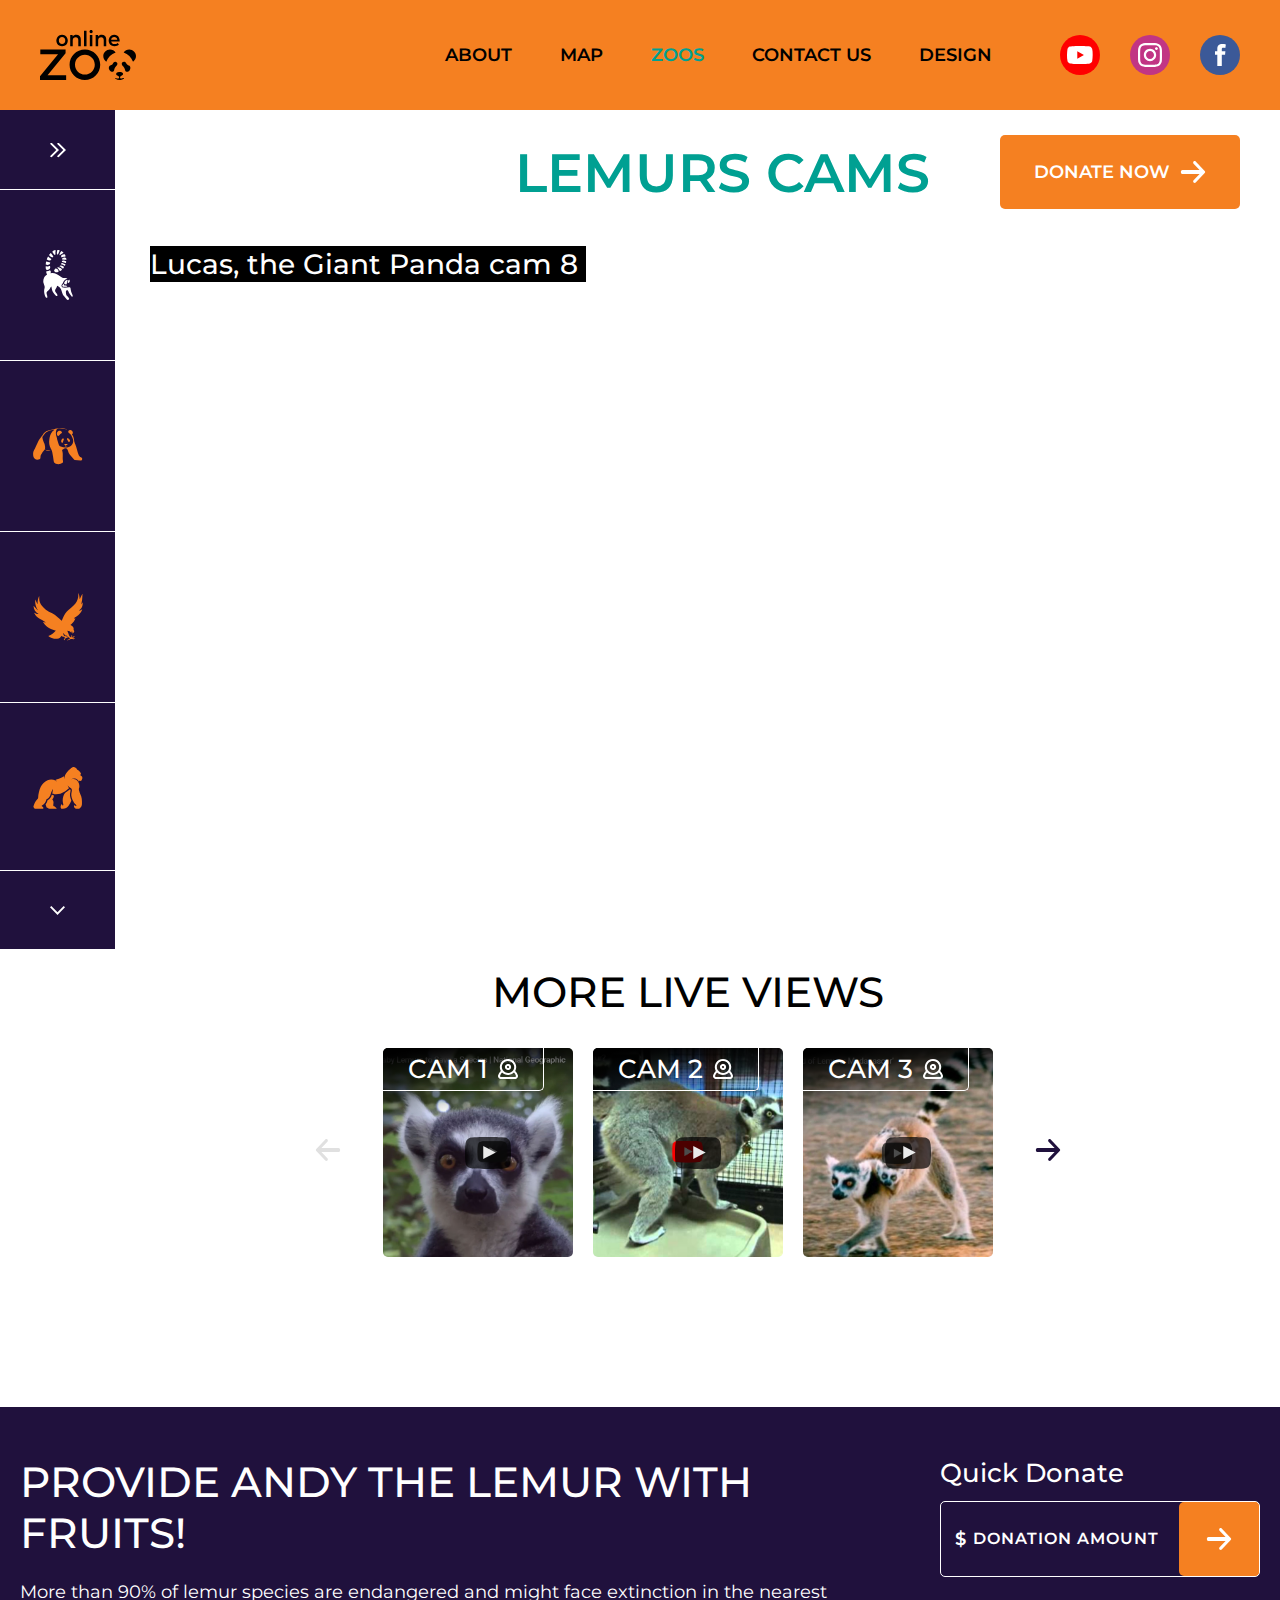
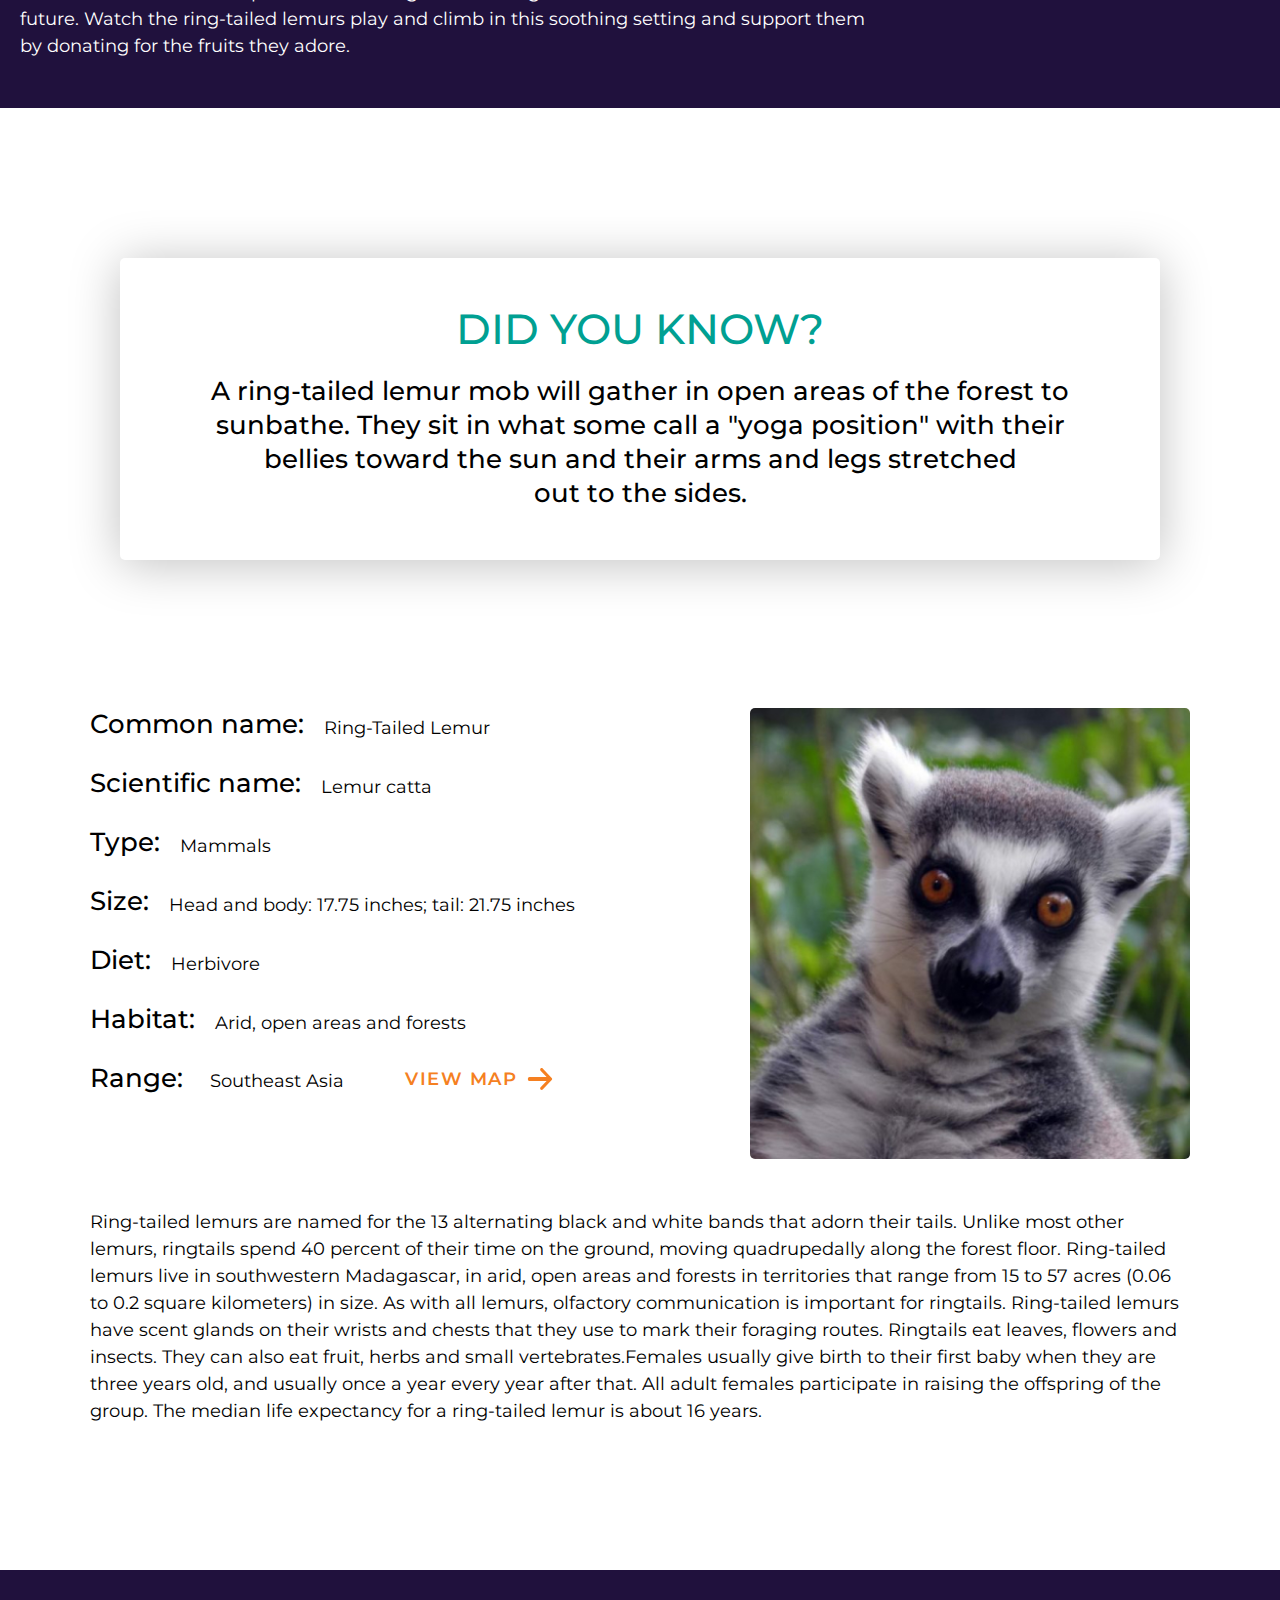
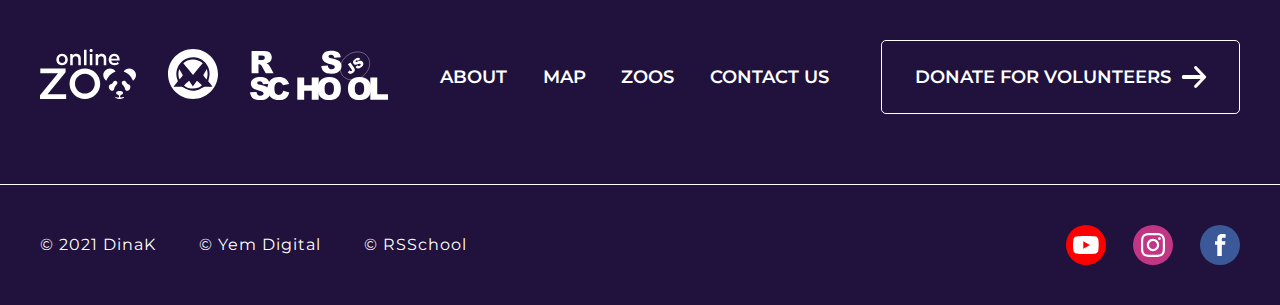
<file: pages/zoos/lemur/lemur.html>
<!DOCTYPE html>
<html lang="en">
   <head>
      <meta charset="UTF-8">
      <meta http-equiv="X-UA-Compatible" content="IE=edge">
      <meta name="viewport" content="width=device-width, initial-scale=1.0">
      <title>Lemur online-zoo</title>
      <!--Google Fonts-->
      <link rel="preconnect" href="https://fonts.gstatic.com">
      <link href="https://fonts.googleapis.com/css2?family=Montserrat:wght@400;500;600;700;800;900&display=swap" rel="stylesheet">
      <!--Normalize-->
      <link rel="stylesheet" href="normalize.css">
      <!--Project style-->
      <link rel="stylesheet" href="style.css">
      <!--Favicon-->
      <link rel="apple-touch-icon" sizes="180x180" href="../../../assets/icons/fav/apple-touch-icon.png">
      <link rel="icon" type="image/png" sizes="32x32" href="../../../assets/icons/fav/favicon-32x32.png">
      <link rel="icon" type="image/png" sizes="16x16" href="../../../assets/icons/fav/favicon-16x16.png">
      <link rel="manifest" href="../../assets/icons/fav/site.webmanifest">
   </head>
<body>
<div class="wrapper">
   <header class="header">
      <div class="container header__container">
         <div class="header__body">
            <div class="header__logo">
               <a href="../../about/index.html"><img src="../../../assets/icons/logo.svg" alt="logo online-zoo"></a>
            </div>
            <div class="header__right">
               <nav class="header__nav">
                  <ul class="header__menu menu">
                     <li class="menu__item">
                        <a href="../../about/index.html" class="menu__link">About</a>
                     </li>
                     <li class="menu__item">
                        <a href="../../map/map.html" class="menu__link">map</a>
                     </li>
                     <li class="menu__item current">
                        <a href="#" class="menu__link">Zoos</a>
                     </li>
                     <li class="menu__item">
                        <a href="../../contact/contact.html" class="menu__link">Contact us</a>
                     </li>
                     <li class="menu__item">
                        <a href="https://www.figma.com/file/lnK11foY8Aoa6oOlDXovVN/Online-ZOO-Project?node-id=0%3A1" class="menu__link">design</a>
                     </li>
                  </ul>
               </nav>
               <ul class="header__socials socials">
                  <li class="social__item youtube"><a href="https://www.youtube.com/"></a></li>
                  <li class="social__item instagram"><a href="https://www.instagram.com/?hl=ru"></a></li>
                  <li class="social__item facebook"><a href="https://www.facebook.com/"></a></li>
               </ul>
            </div>
            <h1 class="visually-hidden">Online Zoo</h1>
            <div class="burger">
               <span class="line line1"></span>
               <span class="line line2"></span>
               <span class="line line3"></span>
               <span class="line line4"></span>
            </div>
         </div>
      </div>
   </header>
   <div class="view">
      <div class="view__cont1920px">
         <div class="view__sidebar-lay">
            <div class="view__sidebar-area">
               <aside class="view__sidebar sidebar">
                  <div class="sidebar__carosel">
                     <div class="sidebar__body">
                        <div class="sidebar__top">
                           <p class="sidebar__name">
                              <span>LIVE</span>
                              <img src="../../../assets/icons/view.svg" alt="">
                           </p>
                           <img src="../../../assets/icons/sidebar_arrow2.svg" alt="" class="sidebar__arrows">
                        </div>
                        <div class="sidebar__gallery">
                           <div class="sidebar__items">
                              <div class="sidebar__item current-sidebar">
                                 <div>
                                    <a href="#" class="sidebar__link">
                                       <div class="sidebar__icon">
                                          <svg class="img" width="33" height="56" viewBox="0 0 33 56" fill="none" xmlns="http://www.w3.org/2000/svg">
                                             <path fill-rule="evenodd" clip-rule="evenodd" d="M15.9437 0.0080382C16.8064 -0.04113 17.6291 0.139154 18.4758 0.442357C18.4478 0.52365 18.4219 0.603548 18.3964 0.68205L18.3964 0.682067C18.3346 0.872615 18.2754 1.05494 18.1962 1.22905C17.9527 1.76567 17.7051 2.3023 17.4576 2.83893L17.4574 2.83931C17.2098 3.37606 16.9621 3.91281 16.7185 4.44956L16.7178 4.45107L16.7178 4.4511C16.586 4.74212 16.5221 4.88305 16.4137 4.94194C16.3119 4.99725 16.1708 4.98022 15.8972 4.94719L15.8479 4.94125C15.5683 4.90847 15.4006 4.78555 15.3606 4.50693C15.3437 4.38957 15.3222 4.27164 15.3008 4.15359L15.3008 4.15355L15.3008 4.15352L15.3007 4.15349L15.3007 4.15345L15.3007 4.15342L15.3007 4.15339L15.3007 4.15337L15.3007 4.15333C15.2413 3.82633 15.1816 3.49844 15.2168 3.17939C15.305 2.39103 15.4478 1.60776 15.5905 0.825574L15.5905 0.825125L15.5906 0.824695C15.6288 0.615251 15.667 0.405884 15.7041 0.196516C15.7201 0.122764 15.8559 0.0162329 15.9437 0.0080382ZM10.5605 2.66235L10.5607 2.66261C11.0903 3.47072 11.6086 4.26143 12.1494 5.03822C12.3491 5.33323 12.6207 5.59546 13.06 5.41518C13.731 5.15295 13.8987 4.97267 13.699 4.25153C13.4601 3.37499 13.6084 2.53212 13.7572 1.6863L13.7572 1.68618L13.7572 1.68607L13.7572 1.68597L13.7573 1.68588L13.7573 1.68578L13.7573 1.68568L13.7573 1.68558L13.7573 1.68548L13.7573 1.6854L13.7574 1.68531L13.7574 1.68522L13.7574 1.68511L13.7574 1.685C13.7727 1.59817 13.788 1.5113 13.8028 1.42436C13.8588 1.11297 13.8508 0.768789 13.7789 0.457391C13.7469 0.309886 13.4594 0.0886299 13.3475 0.113214C12.1254 0.424612 11.0551 1.03921 10.0327 1.85868C10.2107 2.12854 10.3862 2.39639 10.5605 2.66235ZM7.42181 8.91345C7.98141 9.33261 8.54265 9.75301 9.11383 10.1785C8.92213 11.1209 8.4269 11.6535 7.46039 11.7601C6.12645 11.8994 5.00019 11.3421 3.98576 10.5063C3.92985 10.4571 3.90589 10.2768 3.94583 10.1949C4.00518 10.0594 4.06427 9.92361 4.12338 9.78776C4.38246 9.19237 4.64214 8.59558 4.9283 8.0151C5.00513 7.85185 5.13095 7.71567 5.25139 7.5853L5.25141 7.58529L5.25142 7.58527L5.25143 7.58526C5.3063 7.52586 5.36007 7.46768 5.40756 7.40869C6.08609 7.91293 6.75278 8.41231 7.42181 8.91345ZM7.78029 13.9233C6.27062 13.5382 4.80888 13.1612 3.23531 12.7515C3.2016 12.9417 3.16394 13.138 3.12546 13.3385L3.12545 13.3386C3.0545 13.7084 2.98076 14.0927 2.92379 14.4805C2.8691 14.8478 2.83298 15.2183 2.79616 15.5958C2.77383 15.8248 2.75124 16.0564 2.7241 16.2916C3.98615 16.939 5.28015 17.1192 6.55817 16.3653C7.46877 15.8409 7.82821 14.9722 7.78029 13.9233ZM2.78004 18.2657C2.54041 19.5605 2.73212 20.7815 3.17943 21.9697C3.21937 22.0681 3.32321 22.1746 3.41906 22.2074C5.30415 22.8547 7.42886 21.56 7.72441 19.8145C7.76435 19.5769 7.78032 19.3228 7.76435 19.0852C7.66849 18.0445 7.47679 17.897 6.48632 18.0445L6.20096 18.087C5.52117 18.1885 4.84062 18.2902 4.15392 18.3477C3.85227 18.3702 3.54309 18.3386 3.22379 18.306H3.22376H3.22374H3.22372C3.07802 18.2911 2.93021 18.276 2.78004 18.2657ZM8.14763 25.9525C8.78664 24.5594 8.58695 23.5596 7.50862 22.691C6.39035 23.5596 5.09635 23.8792 3.7065 23.9284C3.61065 23.9284 3.4509 24.0677 3.42693 24.1742C3.21127 25.2149 3.51479 26.1409 4.08191 26.9932C4.12732 27.0605 4.21416 27.0951 4.31223 27.1341L4.31228 27.1342L4.3124 27.1342C4.36954 27.157 4.4305 27.1813 4.48929 27.2144C4.46162 27.2334 4.43462 27.2523 4.40789 27.271C4.34204 27.3172 4.2779 27.3621 4.20972 27.4029C2.75597 28.2961 1.58178 29.468 0.886856 31.066C-0.023735 33.172 -0.351227 35.3436 0.4715 37.5807C0.619579 37.9829 0.755787 38.3923 0.891773 38.8011L0.891785 38.8012L0.891796 38.8012L0.891808 38.8012L0.891819 38.8013L0.89183 38.8013L0.891842 38.8013L0.891853 38.8014L0.891865 38.8014L0.891876 38.8014L0.891888 38.8015L0.891899 38.8015L0.891911 38.8015L0.891922 38.8016L0.891933 38.8016L0.891945 38.8016L0.891956 38.8017L0.891968 38.8017C1.00532 39.1424 1.11851 39.4827 1.23831 39.8179C1.6377 40.9488 1.66965 42.1124 1.35014 43.2433C0.4076 46.5457 1.29423 49.5778 2.54829 52.5689C2.65834 52.8189 2.83801 53.045 3.01118 53.263L3.01956 53.2736C3.25919 53.5768 3.57071 53.6751 3.94613 53.544C4.32155 53.4047 4.59313 53.1507 4.57715 52.7491C4.56117 52.2329 4.49727 51.7166 4.37746 51.2167C4.28561 50.8193 4.17379 50.426 4.06198 50.0327L4.06195 50.0326C3.95012 49.6392 3.83829 49.2459 3.74644 48.8485C3.49083 47.7258 3.81833 46.7998 4.71294 46.1032C4.75123 46.0744 4.78871 46.0448 4.82589 46.0154C4.90505 45.9527 4.98288 45.8912 5.0644 45.841C6.41431 45.0461 7.24502 43.8005 7.93196 42.4156C8.12379 42.022 8.37203 41.6554 8.6199 41.2894L8.61994 41.2893C8.7333 41.1219 8.8466 40.9546 8.95438 40.7849L9.05023 40.834C9.09816 41.0635 9.14708 41.2929 9.196 41.5224C9.34278 42.2107 9.48955 42.8991 9.60937 43.5875C10.1445 46.5785 11.8699 48.8321 13.8668 50.9299C14.0637 51.1401 14.3229 51.2944 14.5675 51.4401L14.5777 51.4462C14.9132 51.651 15.2566 51.651 15.5761 51.3806C15.9036 51.102 16.0234 50.7496 15.8797 50.3563C15.7359 49.9793 15.5522 49.6106 15.3285 49.2746C15.0966 48.9309 14.8462 48.6014 14.5959 48.2721L14.5959 48.2721C14.3807 47.989 14.1657 47.7061 13.9626 47.4144C13.0121 46.0541 12.9722 45.0953 13.9067 43.735C14.6496 42.6451 15.1608 41.4568 15.6161 40.1703C15.7432 40.2309 15.8681 40.2871 15.9905 40.3421L15.9906 40.3421L15.9907 40.3422L15.9908 40.3423C16.1989 40.4358 16.3995 40.526 16.5906 40.6292C18.5555 41.7273 19.7617 43.4563 20.4806 45.5788C20.7725 46.4253 21.0242 47.2874 21.2755 48.1485L21.2755 48.1485C21.3405 48.3711 21.4054 48.5935 21.471 48.8157C21.7027 49.6024 22.0781 50.2989 22.5893 50.9217C22.7753 51.1469 22.9612 51.3721 23.1469 51.5972L23.1543 51.6062L23.1617 51.6151L23.1689 51.6239L23.1738 51.6299C24.0876 52.7373 24.9997 53.8428 25.9281 54.9371C26.1917 55.2485 26.5112 55.5435 26.8547 55.7648C27.4777 56.1663 28.0848 56.0434 28.6599 55.478C29.0753 55.0682 29.1472 54.5602 28.7717 53.9128C28.5564 53.5399 28.2786 53.202 28.0054 52.8695L28.0047 52.8687L28.004 52.8678L28.0037 52.8674C27.9532 52.806 27.9029 52.7448 27.8532 52.6836C27.6934 52.4869 27.5097 52.2984 27.318 52.1345C25.6965 50.7168 25.2971 48.8403 25.369 46.7834C25.3806 46.438 25.4217 46.0927 25.4617 45.7567L25.4618 45.7566L25.4618 45.7565C25.4768 45.6302 25.4917 45.5052 25.5048 45.3821C25.7544 45.3332 26.001 45.2843 26.2422 45.2364L26.2445 45.236L26.2451 45.2359C26.69 45.1476 27.1166 45.063 27.5097 44.9888C27.6586 45.3254 27.7979 45.6694 27.9375 46.014L27.9376 46.014L27.9376 46.0142C28.2398 46.7601 28.5432 47.5091 28.9475 48.1929C29.5421 49.2009 30.2467 50.1391 30.951 51.077C31.117 51.2981 31.283 51.5192 31.4476 51.7412C31.7272 52.1181 32.1026 52.4213 32.6138 52.2984C32.8854 52.2329 33.0931 51.479 32.9573 50.9463C32.8295 50.4464 32.6777 49.9384 32.4301 49.4958C31.3278 47.5045 30.9044 45.3165 30.6089 43.0958C30.4571 41.9649 29.8021 41.4568 28.6998 41.6781C26.639 42.096 24.5702 42.3009 22.4695 42.1124C22.3257 42.096 22.1819 42.0632 22.0381 42.0305C20.5524 41.6699 19.9614 40.2604 20.7282 38.8919C20.7521 38.8427 20.7761 38.7936 20.816 38.7526C21.5302 38.0139 21.9172 37.0963 22.3059 36.1749C22.4432 35.8493 22.5808 35.5231 22.7331 35.2043C23.0366 34.5815 23.6117 34.057 24.1629 33.5981C24.8418 33.0409 25.6725 32.7623 26.5272 32.5738C26.647 32.5492 26.8228 32.4345 26.8467 32.3361C26.8707 32.2214 26.7748 32.0083 26.679 31.9592C26.618 31.9297 26.5566 31.8993 26.495 31.8688C26.1287 31.6874 25.7507 31.5002 25.361 31.4511C24.722 31.3692 24.059 31.3856 23.412 31.4511C22.6931 31.5249 22.0541 31.2954 21.4551 31.0004C20.816 30.689 20.209 30.2629 19.6339 29.8368C18.0603 28.6649 16.4708 27.5258 14.6655 26.7473C12.7325 25.9033 10.7276 25.6247 8.65085 25.9361C8.49908 25.9197 8.33135 25.9279 8.14763 25.9525ZM16.9102 24.3705C16.2712 24.7803 15.5763 24.9606 14.8255 24.9606C14.1066 24.936 13.4196 24.7885 12.8365 24.3296C12.1895 23.8297 11.9419 23.0922 12.3173 22.3792C12.557 21.9306 12.8909 21.5373 13.2249 21.1439L13.2249 21.1439C13.3363 21.0128 13.4476 20.8817 13.5554 20.7485C13.6113 20.6829 13.7471 20.6584 13.843 20.6666C15.5763 20.8386 16.9182 22.0597 17.2297 23.6003C17.3096 23.9772 17.2058 24.1821 16.9102 24.3705ZM8.23565 3.29443C9.14624 3.99918 10.4243 5.60534 11.2949 7.12135L11.2051 7.23794C10.9991 7.50527 10.8045 7.75776 10.616 8.02277C10.4482 8.26042 10.2485 8.31778 9.96099 8.22764C8.48327 7.74415 7.46883 6.66245 6.39849 5.4988C7.02101 4.7537 7.62759 4.02495 8.23416 3.29622L8.23565 3.29443ZM20.696 8.32615C21.3542 7.7445 22.1559 7.64284 22.9624 7.54058L22.9624 7.54057L22.9625 7.54057L22.9625 7.54057L22.9625 7.54056L22.9625 7.54056L22.9625 7.54056L22.9626 7.54056L22.9626 7.54055L22.9626 7.54055L22.9626 7.54055L22.9626 7.54054C23.1446 7.51747 23.3268 7.49437 23.5077 7.4657C23.923 7.40014 24.3384 7.27722 24.7378 7.14611C24.8257 7.11333 24.9535 6.94944 24.9375 6.86749C24.8177 6.05621 24.57 5.29411 23.9071 4.76965C23.7952 4.67951 23.6115 4.62214 23.4837 4.63853C22.5092 4.79423 21.6066 5.13841 20.7999 5.72023C20.704 5.79398 20.6082 5.86774 20.5203 5.94968C19.6896 6.73637 19.7455 7.6296 20.696 8.32615ZM21.0079 21.7728C20.2011 20.2977 16.6865 18.8882 15.7759 19.6831C15.7759 19.7077 15.7759 19.7487 15.7919 19.7569C16.8782 20.7239 17.661 21.9449 18.4199 23.1823C18.6036 23.4855 18.7873 23.5019 19.0748 23.4035C19.7458 23.1741 20.5126 22.5349 21.0079 21.7728ZM26.3754 37.6793C26.2556 38.3103 26.008 38.4987 25.3689 38.5151C25.2568 38.4937 25.1446 38.4767 25.0329 38.4597H25.0329L25.0329 38.4597L25.0328 38.4597L25.0328 38.4597L25.0327 38.4597L25.0327 38.4597C24.8026 38.4247 24.575 38.3902 24.3545 38.3185C23.6356 38.0972 23.3241 37.5809 23.4599 36.8188C23.5078 36.5402 23.6117 36.2698 23.7315 36.0158C24.1628 35.1225 24.8737 34.4915 25.6884 33.9835C25.968 33.8114 26.3035 33.7048 26.623 33.6475C26.7707 33.6183 26.9345 33.6596 27.0973 33.7007C27.1634 33.7174 27.2293 33.734 27.294 33.7458C27.2804 33.806 27.2701 33.8694 27.2597 33.9331C27.2333 34.0951 27.2065 34.2592 27.1262 34.3768C26.6629 35.057 26.5272 35.8191 26.4872 36.6222C26.4712 36.9745 26.4393 37.3351 26.3754 37.6793ZM24.6782 36.5248C24.4265 36.6229 24.2364 36.8804 24.2427 37.163C24.2507 37.5318 24.5542 37.8268 24.9136 37.8186C24.9899 37.8168 25.0624 37.8019 25.1293 37.776C25.0622 37.8016 24.9897 37.8164 24.9138 37.8182C24.5544 37.8264 24.2509 37.5314 24.2429 37.1626C24.2429 36.8803 24.4289 36.6232 24.6782 36.5248ZM21.8631 10.6817L21.8636 10.6818L21.8637 10.6818L21.8639 10.6818C23.0804 10.7846 24.2725 10.8854 25.4647 10.9965C25.8161 11.0293 25.928 10.89 25.9599 10.554C26.0238 9.83289 25.7842 9.26746 25.1931 8.87411C24.1946 8.21853 22.4134 8.33326 21.5028 9.11995C21.0395 9.5133 20.8398 10.0132 20.9357 10.6032C21.2466 10.6296 21.5557 10.6558 21.8631 10.6817ZM20.2168 1.17236C21.1753 1.70502 22.0859 2.24587 22.7249 3.17187C21.2552 4.0569 19.8334 4.91734 18.4116 5.78598C18.148 5.35985 18.116 5.07304 18.3077 4.47483C18.6722 3.32264 19.3621 2.36229 20.0615 1.38869L20.0618 1.38826L20.0624 1.38743C20.1139 1.31584 20.1654 1.24418 20.2168 1.17236ZM18.0446 18.1926C19.0409 18.5401 19.8415 19.1682 20.6575 19.8083C21.15 20.1946 21.648 20.5853 22.1981 20.9215C22.2722 20.8018 22.346 20.683 22.4194 20.565L22.4222 20.5605L22.4223 20.5603L22.423 20.5593L22.423 20.5592L22.4232 20.5589C22.7201 20.0811 23.01 19.6148 23.2845 19.1432C23.3244 19.0777 23.3004 18.8892 23.2365 18.84C22.1981 18.0041 21.0799 17.3322 19.714 17.2666C19.035 17.2502 18.428 17.4305 18.0446 18.1926ZM25.6407 12.753C25.6247 13.4243 25.6084 14.1119 25.1854 14.6768C25.0194 14.6208 24.8552 14.5642 24.6921 14.5079L24.6921 14.5079L24.6921 14.5079L24.6921 14.5079L24.6919 14.5078C24.2587 14.3584 23.8336 14.2118 23.4042 14.0868C22.6454 13.8819 21.8865 13.6935 21.1197 13.5214C20.8322 13.4558 20.7683 13.3083 20.8082 13.0297C20.9121 12.2594 21.4313 11.7841 22.3099 11.7513C23.4361 11.7021 24.4745 12.0873 25.489 12.5462C25.5609 12.579 25.6407 12.6855 25.6407 12.7511L25.6407 12.753ZM22.821 37.6948C22.6505 37.9087 22.498 38.0967 22.3557 38.272C22.1981 38.4662 22.0532 38.6448 21.9104 38.8257C21.8615 38.8879 21.8104 38.9488 21.7595 39.0094C21.6362 39.1564 21.5137 39.3024 21.4232 39.4649C21.1277 39.9893 21.2714 40.563 21.8146 40.8006C22.2459 40.9891 22.7252 41.112 23.1885 41.1612C24.4266 41.3005 25.6487 41.1776 26.8468 40.8088C26.7669 40.2352 26.5113 39.9729 25.9522 39.9156C25.6731 39.89 25.3909 39.8804 25.1094 39.8708L25.1092 39.8708L25.1089 39.8708L25.1086 39.8708C24.9393 39.865 24.7702 39.8593 24.6023 39.85C23.516 39.7845 23.3402 39.6124 23.1246 38.5307C23.0871 38.3493 23.0137 38.1717 22.9356 37.9829C22.8973 37.8901 22.8579 37.7947 22.821 37.6948ZM23.8276 17.6593C22.5496 16.9791 21.2476 16.3891 19.8018 16.0941C20.0095 15.0452 20.6884 14.5781 21.7588 14.7174C22.8371 14.8485 23.7956 15.3074 24.6743 15.9384C24.7621 16.004 24.874 16.1515 24.85 16.217C24.6743 16.6759 24.4906 17.143 24.2589 17.5773C24.211 17.6593 23.9314 17.7167 23.8276 17.6593ZM27.3338 35.9576C27.3338 36.8098 27.4696 36.9492 28.1086 36.8262C28.3722 36.7771 28.6518 36.6623 28.8674 36.4985C29.6982 35.8675 29.9298 34.3433 29.3547 33.4992C29.2189 33.3025 29.0991 33.2206 28.8754 33.3845C27.9489 34.081 27.3737 34.9579 27.3338 35.9576Z"/>
                                          </svg>
                                       </div>
                                       <p class="sidebar__text">The ring-tailed lemurs play in Madagascar, Lemuria Land</p>
                                    </a>
                                 </div>
                              </div>
                              <div class="sidebar__item">
                                 <div>
                                    <a href="../panda/panda.html" class="sidebar__link">
                                       <div class="sidebar__icon">
                                          <svg class="img" width="60" height="45" viewBox="0 0 60 45" fill="none" xmlns="http://www.w3.org/2000/svg">
                                             <path fill-rule="evenodd" clip-rule="evenodd" d="M21.2527 27.8338C18.8342 28.5556 16.3968 28.4446 13.9408 26.8344C13.7521 27.0685 13.5588 27.3041 13.3636 27.5422C12.8796 28.1322 12.3835 28.737 11.9159 29.3699C11.5691 29.8604 11.2457 30.3694 10.9222 30.8783C10.5988 31.3873 10.2754 31.8962 9.92857 32.3867C9.15987 33.4786 8.87864 34.6631 8.95363 35.9772C9.04738 37.6614 8.37243 38.5127 6.7038 38.8088C3.2728 39.4196 0.198026 36.9026 0.179278 33.4786C0.179278 33.1443 0.173234 32.81 0.167211 32.4768C0.158232 31.9801 0.1493 31.486 0.160522 30.9986C0.192046 29.6916 0.766871 28.5547 1.33912 27.4228C1.44755 27.2084 1.55588 26.9941 1.66041 26.7789C1.93091 26.2252 2.20395 25.6723 2.477 25.1194C3.49091 23.0665 4.50515 21.0128 5.39139 18.9131C6.69412 15.836 8.65109 13.1894 10.615 10.5334L10.615 10.5334L10.615 10.5334L10.615 10.5334C11.0253 9.97849 11.4359 9.4232 11.8409 8.86349C11.8604 8.83947 11.8811 8.81545 11.9021 8.7911C11.9621 8.72166 12.0243 8.64959 12.0659 8.56737C14.2595 4.62525 18.1592 3.69986 22.1714 2.92254C23.1609 2.73405 24.1423 2.49797 25.1231 2.26202C26.261 1.98829 27.398 1.71476 28.546 1.51596C30.6458 1.1458 32.8019 0.849683 34.9392 0.775652C37.4703 0.683114 39.6076 1.84909 41.5013 3.45926C38.6327 2.01566 35.5579 1.51596 32.3707 1.58999C31.5645 1.6085 30.7583 1.68253 29.9521 1.77507C28.7897 1.90462 28.3022 2.75597 27.9835 3.73687C27.1586 6.2354 27.3273 8.69692 28.2085 11.1769C28.4209 11.7728 28.5533 12.4015 28.6852 13.0279C28.7745 13.4521 28.8636 13.8752 28.9772 14.2862C29.122 14.7985 29.2634 15.3124 29.4048 15.8266L29.4048 15.8268C29.9225 17.7091 30.4412 19.5946 31.1333 21.4117C31.4145 22.1705 32.3519 22.9108 33.1581 23.2069C36.3266 24.3359 39.5701 24.9466 42.9262 23.8177C47.1446 22.3926 49.3194 17.9507 47.7258 13.8235C47.2151 12.5161 46.6094 11.2488 46.0011 9.97613L46.0011 9.97606L46.0007 9.9752L46.0005 9.97483L45.9996 9.97298C45.8937 9.75146 45.7878 9.52977 45.6822 9.30768C45.5851 9.10226 45.3853 8.93738 45.1893 8.77554C45.1203 8.71866 45.0519 8.66215 44.9885 8.60439C44.746 8.3773 44.4932 8.15631 44.2397 7.93468C43.7287 7.488 43.2148 7.0387 42.7762 6.53153C42.1575 5.80974 42.1762 4.90286 42.7199 4.12554C43.2449 3.36673 44.0886 3.18165 44.9697 3.32971C46.3384 3.55181 47.2196 4.38464 47.6696 5.62465C48.1008 6.82765 47.6883 7.86408 46.6196 8.77095C48.0258 9.91843 48.4945 11.5656 48.907 13.1943C49.0631 13.811 49.147 14.4474 49.2311 15.0854L49.2311 15.0855L49.2312 15.0855L49.2312 15.0856C49.3288 15.8261 49.4267 16.5686 49.6382 17.2845C49.9914 18.4699 50.4152 19.6393 50.8394 20.8098C51.2034 21.8141 51.5677 22.8192 51.888 23.8362C52.3039 25.138 52.6869 26.4507 53.0696 27.7625L53.0697 27.7626L53.0697 27.7627L53.0698 27.7629C53.3943 28.8753 53.7187 29.9871 54.0628 31.0912C54.2546 31.7065 54.5001 32.3067 54.7453 32.9062L54.7453 32.9063L54.7453 32.9064L54.7454 32.9065C54.8836 33.2446 55.0218 33.5825 55.1503 33.9228C55.5611 34.9993 56.4916 35.4839 57.4137 35.9643C57.5856 36.0539 57.7572 36.1432 57.9251 36.2363C58.7875 36.7175 59.2375 37.3467 59.0125 38.3461C58.8062 39.29 58.1875 39.8823 57.0439 39.8453C54.7003 39.7527 52.3755 39.5306 50.0506 39.29C49.6569 39.253 49.2444 38.8459 48.9632 38.5127C47.3883 36.6435 45.8322 34.7557 44.2948 32.8679C43.2261 31.5539 42.4387 30.1103 42.0262 28.4631C41.8509 27.7853 41.4935 27.1413 41.1402 26.5047L41.1402 26.5046L41.1401 26.5045L41.1401 26.5045C41.04 26.3241 40.9402 26.1443 40.845 25.9645C40.7513 25.7795 40.4888 25.6129 40.2826 25.5759L40.1345 25.5469C38.9467 25.3138 37.7652 25.082 36.7391 26.1126C36.4779 26.3889 36.0496 26.5368 35.6759 26.6659L35.6704 26.6678C35.0142 26.8899 34.7143 27.2971 34.958 27.9264C35.8229 30.2155 35.7576 32.5542 35.6921 34.8983V34.8984C35.6596 36.0604 35.6272 37.2238 35.7079 38.3832C35.7413 38.8274 35.8042 39.2715 35.8672 39.7157C35.9459 40.271 36.0246 40.8262 36.0454 41.3814C36.0642 41.8071 35.8767 42.4178 35.5767 42.6399C33.0831 44.4907 30.2896 44.8053 27.421 43.7874C25.9961 43.2692 25.04 42.2513 24.815 40.5115C24.3838 36.9026 23.8026 33.3121 23.0526 29.7586C22.7825 28.4256 22.1326 27.1527 21.4994 25.9127L21.4989 25.9116L21.4966 25.9071C21.4274 25.7716 21.3585 25.6366 21.2902 25.5019C19.4904 21.9669 18.9842 18.3024 19.6216 14.3788C20.1466 11.1214 20.859 8.01214 23.0526 5.43958C23.505 4.91414 24.0425 4.46328 24.5778 4.01422C24.7967 3.8306 25.0152 3.64727 25.2274 3.45926C25.2595 3.43212 25.2938 3.40608 25.3285 3.3798C25.4356 3.29855 25.5458 3.21496 25.6024 3.08911C22.7151 3.12612 20.1091 3.92195 17.5405 5.10644C15.1343 6.19574 13.7554 8.13837 12.3593 10.1054L12.3593 10.1054L12.3592 10.1054L12.3592 10.1054C12.0475 10.5447 11.7348 10.9851 11.4097 11.4175C11.2785 11.6026 11.2785 11.9173 11.2972 12.1764C11.5725 14.7672 12.5845 17.1275 13.5944 19.483L13.6595 19.6349C13.8604 20.0844 13.9656 20.5811 14.0709 21.0778L14.0709 21.0778C14.113 21.2765 14.155 21.4751 14.2033 21.6708C14.3157 22.1705 14.4282 22.6887 14.4657 23.2069C14.4734 23.3123 14.4817 23.4183 14.49 23.5248L14.49 23.5248C14.5433 24.204 14.5979 24.9014 14.4845 25.5574C14.2595 26.7234 14.3532 27.075 15.5719 27.2601C15.965 27.2989 16.3613 27.3377 16.7594 27.3767L16.7595 27.3767C18.2603 27.5236 19.7858 27.6729 21.2527 27.8338ZM30.2896 10.4555C29.2022 10.0113 28.7522 8.95639 28.6023 7.71638C28.4335 6.36532 29.6709 4.68113 31.1146 4.18143C32.2582 3.79276 33.8706 4.42202 34.5081 5.53248C34.883 6.19876 35.033 6.73548 34.2081 7.30922C33.2747 7.95418 32.4077 8.6834 31.4722 9.47023L31.4722 9.47028L31.4721 9.4703C31.0923 9.7898 30.7011 10.1188 30.2896 10.4555ZM33.8518 16.1368C33.5144 17.5989 34.4705 18.7648 35.633 18.6723C35.7382 18.3411 35.8389 18.0168 35.9381 17.6969L35.9381 17.6968L35.9382 17.6965L35.9383 17.6963C36.1219 17.1047 36.3007 16.5282 36.4954 15.9517C36.547 15.8075 36.6182 15.6672 36.6893 15.5272C36.7733 15.3617 36.8571 15.1967 36.9079 15.0263C37.0579 14.4896 37.2266 13.7863 36.5329 13.6197C36.0267 13.5087 35.2205 13.6752 34.9018 14.0269C34.3956 14.5821 34.0206 15.3779 33.8518 16.1368ZM40.545 14.0639C40.6287 13.9537 40.7058 13.8336 40.7817 13.7155C40.9607 13.4367 41.133 13.1684 41.37 13.0645C41.6137 12.9534 42.1387 13.1755 42.4011 13.3976C42.459 13.4468 42.5171 13.4959 42.5753 13.5452L42.5754 13.5452C43.1966 14.0708 43.8303 14.6069 44.276 15.2669C44.5197 15.6555 44.426 16.3773 44.2573 16.8585C44.126 17.2102 43.6385 17.5803 43.2636 17.6543C43.0198 17.6913 42.6261 17.2472 42.3824 16.951C41.9699 16.4513 41.6137 15.9331 41.2575 15.3779C41.076 15.1347 40.9393 14.8561 40.7792 14.5299L40.7792 14.5299C40.7078 14.3844 40.6318 14.2294 40.545 14.0639ZM41.5269 20.7154L41.5387 20.7082C41.5334 20.6766 41.5266 20.6435 41.5195 20.6093C41.5017 20.5234 41.4825 20.4307 41.4825 20.338C41.3825 20.3134 41.2825 20.2805 41.1825 20.2476C40.9825 20.1818 40.7826 20.1159 40.5826 20.1159C39.8139 20.1159 39.0452 20.1345 38.2952 20.227C37.9953 20.264 37.639 20.4676 37.5078 20.6897C37.4328 20.8192 37.6765 21.2264 37.8828 21.4115C37.9923 21.5196 38.153 21.5582 38.3163 21.5975C38.4325 21.6255 38.5501 21.6537 38.6515 21.7076C38.8577 21.8187 39.2327 22.0407 39.2139 22.1333C39.1389 22.3924 38.9514 22.6515 38.7265 22.8366C38.6175 22.9321 38.4617 22.966 38.2691 23.0079C38.1634 23.0309 38.0465 23.0563 37.9203 23.0957C38.648 23.0486 39.3225 23.0015 39.9971 22.9544C40.3827 22.9274 40.7683 22.9005 41.1638 22.8736C40.9424 22.7765 40.6888 22.747 40.4446 22.7187C39.9441 22.6606 39.4832 22.6071 39.4202 21.9852C40.1843 21.5252 40.8559 21.1201 41.5269 20.7154Z"/>
                                          </svg>
                                       </div>
                                       <p class="sidebar__text">Watch live from China's  Panda Center</p>
                                    </a>
                                 </div>
                              </div>
                              <div class="sidebar__item">
                                 <div>
                                    <a href="../eagle/eagle.html" class="sidebar__link">
                                       <div class="sidebar__icon">
                                          <svg class="img" width="49" height="48" viewBox="0 0 49 48" fill="none" xmlns="http://www.w3.org/2000/svg">
                                             <path d="M15.0228 42.5528C18.2844 41.7814 20.3465 39.6161 22.4355 37.3154C22.1525 37.2343 21.9368 37.1666 21.7212 37.1125C18.8505 36.3817 16.2088 35.1366 13.7828 33.445C12.2868 32.4029 11.0603 31.0902 10.1304 29.4933C10.0091 29.2903 9.91472 29.0738 9.82037 28.8573C9.79342 28.8031 9.79342 28.7355 9.76646 28.546C10.683 28.8302 11.5455 29.1009 12.3946 29.3715C12.4216 29.3445 12.4351 29.3309 12.462 29.3039C12.3677 29.2227 12.2868 29.1415 12.1925 29.0738C11.0873 28.3565 10.0091 27.6122 8.89041 26.9356C7.61003 26.1507 6.26226 25.474 5.02231 24.662C3.36455 23.5658 2.19199 22.0231 1.34289 20.2367C1.30246 20.1555 1.28898 20.0743 1.2755 19.9931C1.26202 19.9525 1.2755 19.8984 1.2755 19.7766C2.65023 20.372 3.93061 21.2111 5.52098 21.0622C2.39415 19.2623 0.45336 16.7452 0.588138 12.9559C1.92243 14.431 3.22977 15.8926 4.53711 17.3541C4.56407 17.3271 4.6045 17.2865 4.63145 17.2594C4.09235 16.2038 3.45889 15.1753 3.05456 14.0656C2.65023 12.9559 2.38067 11.7514 2.2459 10.5741C2.11112 9.39668 2.21894 8.19224 2.21894 7.00133C2.28633 6.98779 2.35372 6.98779 2.40763 6.97426C3.04108 8.40877 3.67453 9.84328 4.30799 11.2913C4.37538 11.2913 4.44276 11.2778 4.51015 11.2778C4.4832 8.6659 4.76623 6.10814 5.96575 3.76692C6.01966 3.76692 6.07357 3.76692 6.12748 3.78045C6.12748 4.36237 6.15444 4.93076 6.12748 5.51269C5.97923 8.36817 7.07092 10.8041 8.70173 13.0236C9.79342 14.4987 11.1412 15.7302 12.5968 16.8399C14.5106 18.3015 16.6536 19.3706 18.7965 20.4262C20.7912 21.4005 22.5433 22.7268 24.1876 24.2154C25.185 25.1221 26.2228 25.9747 27.2471 26.8544C27.5301 27.098 27.8131 27.3686 28.1366 27.6664C28.6622 26.4484 29.1474 25.3116 29.6326 24.1613C30.8052 21.4276 32.5708 19.127 34.7542 17.1376C36.4928 15.5542 38.2584 14.025 39.997 12.4552C42.3556 10.3169 43.8247 7.66445 44.2964 4.4977C44.4716 3.37446 44.3907 2.19708 44.4312 1.0603C44.4312 0.870836 44.4312 0.66784 44.4986 0.464844C45.3476 2.41361 45.5903 4.47064 45.7924 6.60887C46.628 4.9037 47.4502 3.19853 48.2858 1.47983C48.3532 1.49336 48.4206 1.50689 48.4745 1.52042C48.3801 3.26619 48.3667 5.01196 48.1645 6.7442C47.9623 8.4629 47.5715 10.1545 47.2615 11.792C47.6793 11.1425 48.1645 10.3981 48.7306 9.54555C48.771 11.2101 48.7171 12.7123 48.0162 14.1333C47.3289 15.5407 46.2237 16.5963 45.0242 17.6383C45.6846 17.7737 46.2102 17.5436 46.7224 17.2865C47.2211 17.0429 47.6793 16.7452 48.2588 16.4068C48.2049 16.664 48.178 16.8399 48.1241 17.0023C47.3963 18.9781 46.2641 20.6833 44.5659 21.9419C43.5282 22.7268 42.423 23.417 41.3987 24.2019C40.7518 24.7026 40.2935 25.0139 40.2666 25.7041C40.6978 25.5552 41.1157 25.4199 41.6143 25.2575C40.7787 28.1265 38.5684 29.8858 36.641 31.9428C36.8297 32.024 36.978 32.0781 37.1262 32.1458C38.0832 32.5383 38.8918 33.1337 39.4444 34.0269C39.8622 34.69 39.9566 35.3938 39.7814 36.1651C39.7274 36.3952 39.8622 36.7065 40.0105 36.9095C40.4687 37.6132 40.5361 38.3304 40.1318 39.0612C39.7409 39.7785 39.094 40.1303 38.2449 40.1845C38.9188 38.9665 38.8918 38.6958 37.9753 38.0462C37.881 38.547 37.7867 39.0206 37.6923 39.5213C37.0858 39.0206 36.5602 38.4252 35.8998 38.0733C35.2259 37.7214 34.4307 37.6267 33.622 37.3966C33.6625 37.5726 33.6625 37.6808 33.7029 37.7756C34.2959 39.2777 34.8485 40.807 35.5224 42.2821C35.765 42.8234 36.2502 43.2835 36.695 43.6895C37.1128 44.0685 37.4093 43.9331 37.571 43.3783C37.6788 42.9858 37.7193 42.5798 37.7866 42.1874C37.854 41.8355 38.0427 41.6866 38.2853 41.7949C38.3392 42.1197 38.4066 42.3768 38.4201 42.634C38.4336 42.9046 38.4336 43.1888 38.3797 43.4459C38.3258 43.676 38.1775 43.8925 38.0697 44.1091C38.0966 44.1497 38.1371 44.1767 38.164 44.2173C38.5279 43.9737 38.9053 43.7301 39.2557 43.473C39.4309 43.3377 39.5657 43.1617 39.7274 43.0129C40.3609 42.431 40.6709 42.4716 41.1156 43.2429C40.873 43.2159 40.6574 43.1753 40.4283 43.1482C40.3878 44.1497 39.3366 44.1361 38.9053 44.8128C39.4175 44.7857 39.8757 44.7451 40.3339 44.7451C41.0348 44.7451 41.3178 45.0699 41.183 45.7872C40.9809 45.3 40.6439 45.3676 40.3205 45.503C39.6331 45.7872 38.9323 45.6924 38.2314 45.5977C37.4632 45.4894 36.7758 45.5977 36.1154 46.0578C35.6841 46.3691 35.2394 46.6668 34.6194 46.5315C34.4846 46.5044 34.242 46.951 34.0668 47.1675C33.7838 46.7886 33.7972 46.4232 34.269 46.1255C34.5655 45.936 34.9159 45.8413 35.2394 45.706C35.4415 45.6248 35.6572 45.5571 35.8324 45.4218C36.2232 45.124 36.2232 44.9346 35.8459 44.6369C34.9159 43.879 33.9859 43.1347 33.056 42.3768C32.9751 42.3092 32.8808 42.255 32.7999 42.2415C31.5734 42.1332 30.8995 41.3212 30.3874 40.3333C30.2796 40.1168 30.1987 39.8191 29.9022 40.0085C29.7404 40.1168 29.5652 40.4416 29.6192 40.604C29.9022 41.6731 30.5222 42.5122 31.4791 43.0535C31.8969 42.9858 31.9778 41.9573 32.5708 42.5798C32.5169 42.8099 32.4764 42.9452 32.4495 43.0805C32.6112 43.1076 32.7864 43.1753 32.9481 43.1617C33.2177 43.1617 33.4873 43.1076 33.7568 43.0805C33.7703 43.1347 33.7838 43.2023 33.7972 43.2565C33.6086 43.3512 33.4199 43.4459 33.1638 43.5813C34.4577 43.6489 34.4577 43.6489 34.5116 44.3391C34.0938 43.9331 33.6894 44.2579 33.2851 44.3121C32.3686 44.4203 31.7352 44.8534 31.3982 45.7601C31.2904 46.0443 30.9939 46.2473 30.7243 46.5586C30.7378 46.5992 30.7782 46.7345 30.8052 46.8833C30.2256 46.6803 30.0909 46.3962 30.3739 45.8819C30.5895 45.4894 30.8726 45.124 31.1287 44.7451C31.3578 44.4068 31.3578 44.1226 30.9265 43.9331C30.2256 43.6219 29.6326 43.1212 28.8105 43.04C28.5005 43.0129 28.2309 42.5934 27.921 42.3227C27.7727 42.5663 27.5705 42.8505 27.4088 43.1753C26.9371 44.1361 26.1419 44.718 25.1445 44.9887C22.0042 45.8548 19.0391 45.3676 16.2762 43.6489C15.818 43.3783 15.481 42.9587 15.0228 42.5528Z"/>
                                          </svg>
                                       </div>
                                       <p class="sidebar__text">Watch The Bald Eagles Nest from West End cam</p>
                                    </a>
                                 </div>
                              </div>
                              <div class="sidebar__item">
                                 <div>
                                    <a href="../gorilla/gorilla.html" class="sidebar__link">
                                       <div class="sidebar__icon">
                                          <svg class="img" width="56" height="48" viewBox="0 0 56 48" fill="none" xmlns="http://www.w3.org/2000/svg">
                                             <path fill-rule="evenodd" clip-rule="evenodd" d="M38.8261 21.1612L38.8276 21.1642C39.3305 22.2017 39.8334 23.2392 40.3546 24.3226C40.2226 24.427 40.0889 24.5348 39.9532 24.6442L39.9531 24.6442C39.6466 24.8914 39.3299 25.1466 39 25.3887C38.6334 25.6562 38.2698 25.9275 37.9064 26.1987L37.9062 26.1988C37.0087 26.8685 36.1123 27.5374 35.1742 28.1458C31.7969 30.3422 28.0717 31.2337 24.0629 30.8845C23.0835 30.8018 22.0493 30.4617 21.6374 30.1768C21.8751 28.525 22.1035 26.9189 22.332 25.313L22.333 25.306C22.3056 25.2968 22.2759 25.2899 22.2462 25.283L22.2461 25.283C22.2163 25.2761 22.1866 25.2692 22.1591 25.26C22.0699 25.4418 21.9815 25.6236 21.8931 25.8051C21.6733 26.2569 21.4541 26.7074 21.2256 27.1532C20.632 28.3308 20.234 29.5814 19.8351 30.8347L19.8351 30.8347C19.7235 31.1855 19.6118 31.5365 19.4957 31.8862C18.7635 34.0643 17.4547 35.7369 15.2306 36.5548C15.1207 36.6008 15.0292 36.7846 14.9834 36.9225C14.8938 37.2083 14.8141 37.4974 14.7344 37.7863C14.6271 38.1756 14.5199 38.5645 14.3885 38.9443C13.8851 40.4148 12.9424 41.5544 11.6702 42.4274C11.1027 42.8134 10.5352 43.2086 9.99524 43.6313C9.52846 43.9898 9.54676 44.146 10.0044 44.5044C10.0939 44.5746 10.184 44.6437 10.2738 44.7127C10.5605 44.9327 10.8449 45.151 11.1027 45.3959C11.5237 45.8003 11.7159 46.3149 11.5603 46.9031C11.5237 47.0409 11.3132 47.2247 11.1851 47.2247C8.18301 47.2431 5.17179 47.2431 2.16972 47.2339C2.05988 47.2339 1.90429 47.1972 1.84022 47.1236C1.74826 47.0112 1.65412 46.8993 1.5597 46.787L1.55966 46.7869C1.22181 46.3851 0.880435 45.9791 0.622918 45.5337C0.45817 45.2488 0.439864 44.7709 0.549696 44.4493C1.6114 41.2051 2.97515 38.1264 5.54705 35.7645C5.65688 35.6634 5.72095 35.4428 5.7301 35.2866C5.79417 32.9523 6.06875 30.6363 6.66367 28.3847C7.17622 26.4364 7.72538 24.488 8.69556 22.6959C10.4803 19.4242 12.7868 16.6947 16.3289 15.2243C19.3767 13.9652 22.3513 14.1582 25.2527 15.647C25.651 15.8532 26.0113 16.136 26.3622 16.4114C26.5273 16.541 26.6904 16.669 26.8544 16.7866C26.5249 16.0698 25.9483 15.4816 25.3259 14.9394C25.9121 14.7155 26.5004 14.4988 27.0876 14.2825C29.6825 13.3268 32.2571 12.3785 34.5335 10.8497C34.6337 11.1998 34.7322 11.5534 34.8311 11.909L34.8313 11.9095C34.9583 12.3659 35.0863 12.8255 35.22 13.2851C35.2566 13.3954 35.3298 13.4965 35.4213 13.5884C35.2383 12.4488 35.2383 11.3092 35.6685 10.2615C36.0712 9.26897 36.5563 8.26723 37.1786 7.40335C38.7071 5.30797 40.5468 3.4883 42.597 1.89838L42.5971 1.89828C42.6795 1.83398 42.7618 1.76968 42.8533 1.70538C43.0003 1.61119 43.1459 1.51083 43.2918 1.41025L43.2919 1.41021C44.0003 0.92203 44.7159 0.428861 45.6265 0.611744C47.1276 0.905832 48.3815 1.69619 49.2418 2.99202C49.489 3.35963 49.7727 3.61696 50.1663 3.75481C51.1914 4.11323 51.9602 4.72898 52.4544 5.73072C52.6336 6.09673 52.892 6.42086 53.1508 6.74551C53.2754 6.90182 53.4001 7.05825 53.5161 7.21954C53.7541 7.55039 53.7999 7.8261 53.5345 8.21209C53.3148 8.53375 53.205 8.96569 53.1409 9.36087C53.0585 9.82958 53.2416 10.1329 53.7358 10.3902C55.0263 11.0519 55.7769 12.5315 55.0629 14.0295C54.944 14.2777 54.8341 14.5258 54.7334 14.7831C54.2575 16.0146 53.3514 16.4466 52.1066 16.0146C52.0938 16.0103 52.0808 16.0061 52.0677 16.0018C52.0597 15.9992 52.0517 15.9966 52.0437 15.9939C51.9802 15.9733 51.9167 15.9526 51.8687 15.9319C51.6398 16.2536 51.411 16.566 51.1639 16.8969C51.1288 16.8538 51.0987 16.8224 51.0757 16.7984C51.0447 16.7661 51.0266 16.7473 51.0266 16.7315C51.0998 15.9411 50.6239 15.4724 50.093 14.9945C47.6127 12.7521 44.574 13.1564 42.4963 14.4523C42.7299 14.4047 42.9613 14.3528 43.1921 14.3011C43.6304 14.2027 44.0662 14.1049 44.5099 14.0387C47.1459 13.6711 49.4341 14.8566 50.6514 17.2277C51.4934 18.8636 52.0883 20.573 51.9419 22.4662L51.9403 22.4883V22.4884C51.9133 22.8592 51.8839 23.263 51.7314 23.5874C51.2005 24.727 51.3653 25.8758 51.6582 27.0062L51.7121 27.2168L51.7122 27.2169C51.987 28.2909 52.2691 29.3935 52.7931 30.3422C54.8158 33.9908 54.9806 37.9334 54.8341 41.9311C54.7701 43.6497 54.2209 45.1753 52.8114 46.2873C52.0243 46.9123 51.1822 47.3442 50.1297 47.2615C49.6446 47.2247 49.1503 47.2155 48.6652 47.2615C47.75 47.3626 47.1184 46.9031 46.5784 46.2598C45.9927 45.5705 45.7272 44.7709 45.892 43.8703C45.9377 43.6314 46.1116 43.3373 46.313 43.227C46.5659 43.0921 46.7506 43.2793 46.9378 43.469C46.9673 43.499 46.9969 43.529 47.0269 43.5578C47.309 43.8319 47.6815 44.0334 48.0366 44.2253L48.0367 44.2254L48.0429 44.2287C48.354 44.3941 48.5188 44.2563 48.5554 43.9071C48.592 43.4935 48.4639 43.1443 48.1527 42.8778C46.4045 41.3797 45.3062 39.4222 44.3177 37.3912C43.558 35.8196 43.073 34.1746 42.8991 32.4284C42.7709 31.1142 42.9997 29.8368 43.2469 28.5593C43.3658 27.9803 43.4848 27.3922 43.5214 26.7948C43.6038 25.6093 43.1919 24.6075 42.176 23.9734C40.9221 23.1922 39.8055 22.2548 38.9085 21.0785C38.9177 21.106 38.8719 21.1336 38.8261 21.1612ZM41.5078 25.3334C42.0387 25.7654 42.2309 26.2616 42.121 26.8774C42.0533 27.2756 41.9788 27.6726 41.9043 28.0697L41.9042 28.0699C41.7672 28.8001 41.6301 29.5305 41.5353 30.2686C41.2241 32.7591 41.8007 35.1118 42.7617 37.3818C42.9356 37.7954 42.9539 38.1263 42.7709 38.5398C41.938 40.433 41.0319 42.2803 39.8603 43.9988C38.341 46.2229 36.2176 47.2522 33.5633 47.2522C33.4064 47.2522 33.2504 47.2547 33.0947 47.2572H33.0947C32.7325 47.2629 32.3722 47.2687 32.0073 47.243C31.8243 47.2338 31.5955 47.1143 31.4948 46.9673C30.6436 45.8093 30.79 43.4107 31.7694 42.3538C31.8792 42.2343 32.1263 42.124 32.2636 42.17C32.368 42.2074 32.442 42.3667 32.5104 42.514C32.5259 42.5475 32.5412 42.5804 32.5565 42.6111C32.5943 42.6869 32.6217 42.7705 32.649 42.8536C32.6945 42.9921 32.7396 43.1292 32.8311 43.2268C32.9958 43.4198 33.2796 43.6956 33.4626 43.6588C33.6548 43.622 33.847 43.282 33.9294 43.043C34.0118 42.8133 33.9843 42.5284 33.9386 42.2894C33.8722 41.953 33.789 41.6189 33.706 41.2855C33.56 40.6992 33.4145 40.1149 33.3619 39.5232C33.1148 36.8672 33.3528 34.2572 34.4969 31.8034C34.7623 31.2428 35.0643 30.673 35.4579 30.1951C35.8698 29.6804 36.3823 29.2301 36.904 28.8257C37.4394 28.4033 37.991 28.0039 38.5434 27.6039C38.9165 27.3338 39.29 27.0633 39.659 26.7855C40.0704 26.471 40.4778 26.1482 40.8921 25.8199L40.8922 25.8199L40.8926 25.8195C41.0956 25.6587 41.3002 25.4966 41.5078 25.3334ZM21.8366 31.8675C21.6016 31.7977 21.3654 31.7275 21.1249 31.6565C21.0433 31.8339 20.9643 32.0138 20.885 32.1944C20.7507 32.5003 20.6155 32.808 20.4659 33.1086C19.5598 34.9466 18.3699 36.5457 16.5302 37.575C16.3838 37.6577 16.2831 37.8691 16.2282 38.0437C15.7889 39.5234 15.2397 40.9387 14.2238 42.1334C14.1505 42.2253 14.0865 42.3907 14.1139 42.4918C14.4343 43.5119 14.7638 44.5321 15.1207 45.5338C15.1848 45.7084 15.377 45.8738 15.5509 45.9749C16.2007 46.3425 16.8506 46.701 17.5187 47.041C17.7384 47.1513 17.9947 47.2524 18.2326 47.2524C20.168 47.2662 22.0982 47.2644 24.031 47.2627C24.6758 47.2621 25.3209 47.2616 25.9666 47.2616H26.5341C26.4725 47.1349 26.4224 47.0113 26.3749 46.8943C26.2812 46.6634 26.1979 46.4583 26.0582 46.3058C25.7104 45.929 25.3168 45.5705 24.8958 45.2857C24.5004 45.0186 24.0712 44.7969 23.6435 44.576C23.5267 44.5156 23.4099 44.4553 23.294 44.3942C22.8364 44.1461 22.6351 43.7785 22.6717 43.2638C22.6778 43.1413 22.692 43.0187 22.7062 42.8962C22.7134 42.8349 22.7205 42.7737 22.7266 42.7124C22.7546 42.4341 22.7894 42.155 22.8243 41.8756C22.9035 41.2413 22.9829 40.6053 22.9829 39.9737C22.9829 38.6595 22.3971 37.5291 21.5642 36.5365C23.0103 35.4521 23.294 33.9173 23.4313 32.3366C22.8813 32.1779 22.3618 32.0235 21.8366 31.8675Z"/>
                                          </svg>
                                       </div>
                                       <p class="sidebar__text">Livestream from Gorilla Forest Corridor habitat cam</p>
                                    </a>
                                 </div>
                              </div>
                              <div class="sidebar__item sidebar__item_others">
                                 <div>
                                    <a href="#" class="sidebar__link">
                                       <div class="sidebar__icon">
                                          <svg class="img" width="64" height="54" viewBox="0 0 53 47" fill="none" xmlns="http://www.w3.org/2000/svg">
                                             <path d="M12.6769 43.4852C12.408 42.1008 12.3213 40.7251 12.5641 39.3494C12.9457 37.164 14.0297 35.379 15.7728 34.0469C16.64 33.3851 17.6373 32.8975 18.5739 32.3229C19.1896 31.9485 19.8487 31.6176 20.3777 31.1474C21.7739 29.8849 23.1094 28.5615 24.4709 27.2641C25.2774 26.4979 26.0753 25.723 26.9338 24.8958C26.3528 24.8523 25.8324 24.8436 25.3208 24.7652C24.8091 24.6869 24.2975 24.5563 23.9246 24.0338C24.1067 24.0251 24.2368 24.0164 24.3669 24.0164C25.737 23.9729 26.4308 23.2763 26.4568 21.9442C26.4742 21.2999 26.3181 20.6468 26.2314 20.0025C25.8411 17.2772 26.5175 14.8219 28.1132 12.6103C28.2173 12.4623 28.33 12.3055 28.4601 12.1227C28.0178 12.0705 27.6189 12.053 27.2373 11.966C26.8644 11.8789 26.5175 11.7222 26.1533 11.6003C26.162 11.5567 26.1707 11.5132 26.1793 11.4784C26.4655 11.4174 26.7517 11.3652 27.0292 11.2955C29.0758 10.7557 30.5761 9.56284 31.4866 7.61248C31.8682 6.80273 32.3018 6.0104 32.7875 5.2616C33.646 3.94684 34.8688 3.11097 36.3864 2.71045C36.5251 2.67563 36.6552 2.63209 36.8373 2.57985C36.5598 2.41442 36.291 2.30123 36.0915 2.10967C35.9181 1.94424 35.8314 1.69174 35.7533 1.40441C36.4731 1.6482 36.9847 1.30863 37.5051 1.00388C38.3896 0.481466 39.3089 0.0896522 40.3669 0.133187C41.6677 0.194136 42.6563 0.84716 43.4801 1.81363C43.5929 1.94424 43.6969 2.08355 43.8097 2.23157C44.5121 1.71786 45.2146 1.85717 45.865 2.29252C46.2292 2.53631 46.5154 2.90201 46.8623 3.18934C47.4173 3.65951 47.955 4.17322 48.5707 4.56504C48.8742 4.75659 49.3165 4.72177 49.7674 4.80884C50.0623 5.65341 49.6113 6.2629 48.111 6.84627C48.484 7.49929 48.8568 8.15232 49.2297 8.80534C49.5073 9.28422 49.7241 9.7544 49.5593 10.3639C49.4899 10.6425 49.672 11.0517 49.8541 11.3217C50.3224 12.0008 50.8514 12.6364 51.3544 13.2894C51.6146 13.6377 51.8661 13.9947 52.1176 14.343C52.3604 14.6825 52.3604 15.0134 52.1089 15.3443C51.788 15.7535 51.5105 16.215 51.1203 16.5458C50.5392 17.0334 50.0623 17.5907 49.5766 18.174C48.9002 18.9925 47.9289 19.0273 47.1311 18.3134C46.9316 18.1305 46.7148 17.9303 46.5934 17.6952C46.3159 17.1379 45.839 16.9289 45.2926 16.7809C44.7723 16.6416 44.252 16.5197 43.749 16.3456C43.3327 16.1976 42.9425 15.9973 42.5436 15.8145C42.4742 16.0844 42.5002 16.3108 42.8471 16.5458C43.3501 16.8767 43.8877 17.1466 44.4427 17.3991C44.6856 17.5123 44.8243 17.6168 44.911 17.8867C45.2926 19.1492 45.7002 20.403 46.1165 21.6481C46.5241 22.8758 46.5587 24.1383 46.5154 25.4183C46.4634 26.8549 46.2292 28.2393 45.7956 29.5976C45.4834 30.5641 45.1365 31.191 44.6942 31.6263C44.3994 30.8514 44.1132 30.0852 43.8184 29.3277C43.775 29.3364 43.7316 29.3451 43.6883 29.3538C43.7577 30.12 43.801 30.8862 43.9051 31.6525C44.382 35.0133 45.1105 38.3307 46.0818 41.5871C46.2119 42.0051 46.446 42.4143 46.6975 42.7713C47.1658 43.433 47.8422 43.6594 48.6314 43.5897C49.5419 43.5114 50.0189 43.79 50.227 44.6781C50.3831 45.3572 50.3918 46.0712 50.4699 46.8026C47.8075 46.8026 45.2753 46.8026 42.6476 46.8026C42.5696 45.7926 42.5175 44.7826 42.3961 43.7813C42.3354 43.2414 42.2574 42.6755 42.0146 42.2053C41.4769 41.1779 40.8438 40.2114 40.2281 39.2275C39.3522 37.8344 38.459 36.45 37.5831 35.0743C35.8053 35.8144 33.9582 36.5893 32.059 37.3729C31.9983 37.8692 31.9289 38.4787 31.8595 39.0795C31.7642 39.9328 31.3479 40.5945 30.6628 41.0647C29.9083 41.5784 29.1105 42.0138 28.33 42.4839C28.1219 42.6145 27.9137 42.7539 27.7056 42.8845C27.723 42.9367 27.7316 42.9889 27.749 43.0412C28.0091 43.076 28.278 43.1457 28.5295 43.1283C29.5354 43.0586 30.5414 42.9628 31.556 42.8757C31.7988 42.8583 32.0417 42.8322 32.2932 42.8322C34.5739 42.8235 36.0222 44.4691 35.7533 46.8113C35.6146 46.82 35.4758 46.8287 35.3371 46.8287C27.9831 46.8287 20.6205 46.8374 13.2666 46.8287C12.5208 46.8287 11.749 46.7939 11.0292 46.611C10.4395 46.463 9.78907 46.1757 9.36414 45.749C7.67308 44.0599 6.78853 42.0399 7.56034 39.628C8.03731 38.1479 8.69639 36.7199 9.32945 35.292C9.74571 34.3516 10.214 33.4374 10.3788 32.4013C10.6736 30.5815 9.88446 28.9359 8.34083 28.1697C7.34354 27.6734 5.68717 28.4396 5.4617 29.5105C5.43568 29.6411 5.50506 29.8675 5.60045 29.9285C6.35492 30.4074 6.71048 31.1213 6.87525 31.9659C7.10072 33.1413 6.87525 34.9959 6.39828 35.9189C6.15546 35.5445 5.91265 35.1701 5.66983 34.7957C5.79991 36.3629 5.17552 37.5819 4.22159 38.6703C4.16956 38.6529 4.1262 38.6529 4.11752 38.6442C3.7533 37.6603 3.07687 36.9289 2.29638 36.2584C1.91481 35.9276 1.61996 35.5009 1.28175 35.1091C1.17768 35.3094 1.03026 35.5967 0.882833 35.884C0.440557 35.5009 0.163049 34.6999 0.284458 33.9163C0.466572 32.7669 0.952209 31.7918 2.1056 31.2955C2.21833 31.2432 2.30506 31.0691 2.35709 30.9298C2.9121 29.467 3.74462 28.2132 5.11481 27.4034C6.22484 26.7417 7.45628 26.4892 8.73975 26.6895C9.9365 26.8723 10.6823 27.656 11.1072 28.7617C11.7143 30.3377 11.6796 31.9659 11.3067 33.5593C11.0379 34.726 10.6129 35.8579 10.162 36.9724C9.77173 37.9563 9.3468 38.9228 9.22539 39.9937C9.01726 42.0486 10.5435 43.642 12.6769 43.4852Z"/>
                                          </svg>
                                       </div>
                                       <p class="sidebar__text">Lorem ipsum dolor sit amet consectetur adipisicing elit.</p>
                                    </a>
                                 </div>
                              </div>
                              <div class="sidebar__item sidebar__item_others">
                                 <div>
                                    <a href="#" class="sidebar__link">
                                       <div class="sidebar__icon">
                                          <svg class="img" width="44" height="55" viewBox="0 0 44 55" fill="none" xmlns="http://www.w3.org/2000/svg">
                                             <path fill-rule="evenodd" clip-rule="evenodd" d="M31.0579 23.3932C32.3131 21.8611 33.0329 20.1684 33.0637 18.2038C33.0679 17.99 33.2193 17.7792 33.37 17.5692L33.3701 17.5691C33.4415 17.4696 33.5128 17.3702 33.5682 17.2709C33.8614 16.7387 34.1736 16.2134 34.4859 15.6878C35.196 14.4929 35.907 13.2964 36.3984 12.0135C37.469 9.21492 36.823 7.49746 34.4973 5.71205C34.6449 3.84014 35.3833 2.55514 37.4382 2.18446C38.4108 2.01038 39.3543 1.67287 40.3847 1.30431C40.8534 1.13662 41.3402 0.962508 41.8558 0.794434C40.3115 5.47111 38.8472 9.90067 37.3152 14.5341L37.6729 14.4575L37.675 14.457C39.6684 14.0302 41.4922 13.6396 43.3324 13.2491C43.8 14.0831 43.437 14.5217 42.7295 14.9233L42.3071 15.1613L42.3071 15.1613C40.4963 16.1814 38.6805 17.2043 36.9337 18.3335C36.3492 18.7104 35.8447 19.3899 35.5801 20.0386C35.1455 21.1144 34.7922 22.2234 34.4296 23.3615L34.4294 23.3621C34.2736 23.8511 34.1161 24.3456 33.9497 24.845L31.0579 23.3932ZM36.4045 23.1469C38.2072 24.4937 38.964 27.3911 38.1396 29.6028C37.4197 31.5241 35.7523 32.4385 33.2667 32.1543C32.5518 32.0712 31.8484 31.9118 31.1453 31.7525L31.1453 31.7525L31.1452 31.7525L31.1452 31.7525C30.6986 31.6513 30.2521 31.5501 29.8027 31.4685C27.2433 30.9928 25.0529 31.3512 23.564 32.5003C23.9085 32.5435 24.2039 32.5806 24.653 32.6362C24.2684 33.3631 24.0728 34.1509 23.8832 34.9144C23.6087 36.0196 23.3468 37.074 22.5426 37.8194C23.001 38.1412 23.4904 38.4579 23.9911 38.7819C25.1435 39.5277 26.3553 40.3119 27.3848 41.2852C29.7781 43.5463 29.6305 46.9257 27.2802 49.4277C26.5751 49.178 25.8689 48.9283 25.162 48.6783L25.1602 48.6776C22.4749 47.728 19.7781 46.7743 17.0853 45.8013C16.6387 45.639 16.2127 45.4177 15.787 45.1965C15.5968 45.0977 15.4067 44.999 15.2149 44.9055C12.4277 43.5649 10.9819 41.3161 10.7358 38.2457C10.422 34.3598 11.1787 30.616 12.0709 26.9092C12.1317 26.8975 12.1818 26.8822 12.2236 26.8694C12.2919 26.8486 12.338 26.8345 12.3723 26.8536C18.4142 29.9797 23.9762 28.5649 29.2367 24.9447C30.1288 24.3331 30.8056 24.3022 31.6608 24.7532C32.1654 25.0188 32.676 25.2721 33.1929 25.5069C34.6756 26.1802 35.3463 25.9146 35.9431 24.4072C36.0422 24.1545 36.1342 23.8971 36.228 23.635L36.2282 23.6343C36.2857 23.4736 36.3438 23.3112 36.4045 23.1469ZM30.1993 36.3123C30.5946 35.1093 31.0061 33.8574 31.4457 32.5172C30.9879 32.5024 30.5442 32.4866 30.1111 32.4711L30.1101 32.4711L30.1093 32.471C28.733 32.4219 27.464 32.3766 26.1914 32.3813C25.9207 32.3813 25.5085 32.7149 25.41 32.9867C25.0102 34.1136 24.6506 35.2539 24.304 36.353C24.1813 36.7422 24.0602 37.1263 23.9395 37.5028L25.1533 38.3928L25.1537 38.3931C26.331 39.2566 27.477 40.0971 28.6709 40.9686C29.1702 39.4432 29.6696 37.924 30.1976 36.3174L30.1982 36.3154L30.1993 36.3123ZM17.9038 54.7085C18.6791 52.3979 19.3989 50.2542 20.1619 47.9869C22.063 48.5862 23.8596 49.1545 25.7792 49.7662C25.6753 50.0883 25.5737 50.4053 25.4735 50.7181C25.0934 51.9051 24.7326 53.0315 24.3333 54.1463C24.2472 54.381 23.8965 54.6776 23.6627 54.6838C22.2451 54.7169 20.8203 54.7138 19.3138 54.7105C18.8522 54.7095 18.3829 54.7085 17.9038 54.7085ZM9.44763 15.4518L9.44766 15.4519C10.011 16.3225 10.5581 17.1681 10.9512 18.0807C11.6772 19.7796 11.991 21.6947 10.5636 23.1527C9.09928 24.6416 7.27809 23.9806 5.6538 23.2639C4.70014 22.8438 3.76494 22.2693 2.97741 21.5835C-0.0189243 18.9579 0.276399 14.9485 3.60497 12.7491C5.79531 11.3035 8.20099 11.0811 10.6251 11.9522C11.6772 12.329 12.2679 12.051 13.0923 11.4271C14.4767 10.383 15.9656 9.38835 17.553 8.71496C20.457 7.47938 23.2934 7.85623 25.8775 9.74667C26.4497 10.1668 27.028 10.5745 27.7663 10.7969C27.2618 10.1853 26.7573 9.57987 26.1851 8.89412C28.117 7.12724 30.2397 6.08935 32.8546 6.52798C34.7065 6.83688 35.7032 8.08481 35.6602 9.9629C35.611 12.2302 34.4789 14.0465 33.2422 15.8628C30.8488 13.4905 30.1536 10.7042 31.3595 8.60994C30.1905 8.85705 29.5875 9.57987 29.8398 10.8711C30.0859 12.1375 30.492 13.4102 31.0457 14.5716C32.6085 17.8644 32.1224 21.1078 29.323 23.4246C25.5268 26.5753 21.1277 27.4587 16.3655 26.2479C15.4488 26.0131 14.5751 25.4756 13.7814 24.9258C12.8401 24.2771 12.4032 23.4307 12.5509 22.1148C12.6986 20.7372 12.5017 19.2545 12.151 17.8953C11.6834 16.1161 10.4282 14.9114 8.68089 14.238C8.93117 14.6536 9.19108 15.0553 9.44763 15.4518ZM26.7312 23.9807C26.7441 23.9248 26.7555 23.868 26.7657 23.8107C26.8164 23.5237 26.8359 23.221 26.8549 22.9263L26.8549 22.926C26.8628 22.8039 26.8706 22.6831 26.8805 22.5654C26.8128 20.7552 26.296 19.1428 24.9547 17.9196C23.7734 16.8446 22.6105 17.1968 22.2291 18.7474L22.2153 18.8048C22.194 18.8957 22.1747 18.9864 22.1576 19.0767C21.8476 20.7142 22.2355 22.2515 23.1642 23.6531L23.1952 23.6999C23.3027 23.8619 23.4131 24.0283 23.5292 24.1897C24.0274 24.8834 24.6306 25.4862 25.5613 25.2469C25.5905 25.2395 25.62 25.2314 25.6498 25.2223C26.3238 25.0173 26.6023 24.5399 26.7312 23.9807ZM20.0895 18.8507L20.0895 18.8507C19.8078 18.5898 19.5919 18.39 19.4295 18.4266C19.1803 18.4827 18.9761 18.7317 18.7708 18.982C18.6821 19.09 18.5933 19.1984 18.5005 19.2915C18.5909 19.3748 18.6796 19.476 18.7684 19.5772C18.9694 19.8066 19.1707 20.0362 19.3926 20.0576C19.5884 20.0781 19.8058 19.8977 20.0896 19.6621L20.0896 19.6621C20.234 19.5423 20.3955 19.4083 20.5801 19.2792C20.3979 19.1362 20.2349 18.9853 20.0895 18.8507ZM28.64 16.8698L28.6397 16.8696L28.6401 16.8693C28.419 16.7319 28.2354 16.5995 28.0766 16.4851L28.0766 16.485C27.7716 16.2651 27.5585 16.1115 27.3481 16.1156C27.3427 16.1157 27.3372 16.116 27.3316 16.1165C27.0588 16.1345 26.5732 16.6188 26.6097 16.8018C26.6773 17.1293 27.0465 17.5741 27.348 17.6297C27.3759 17.6344 27.4044 17.635 27.4337 17.6318C27.5677 17.6187 27.7206 17.5227 27.9119 17.3842C27.9619 17.3482 28.0145 17.3092 28.07 17.268C28.2321 17.1479 28.4192 17.0092 28.64 16.8698Z"/>
                                          </svg>                  
                                       </div>
                                       <p class="sidebar__text">Lorem ipsum dolor sit amet consectetur adipisicing elit.</p>
                                    </a>
                                 </div>
                              </div>
                              <div class="sidebar__item sidebar__item_others">
                                 <div>
                                    <a href="#" class="sidebar__link">
                                       <div class="sidebar__icon">
                                          <svg class="img" width="59" height="48" viewBox="0 0 59 48" fill="none" xmlns="http://www.w3.org/2000/svg">
                                             <path d="M20.0622 40.6874C20.2864 41.1792 20.6308 40.9454 20.9912 40.9374C21.5678 40.9212 21.9201 40.5342 22.4407 40.3085C21.9842 40.1714 21.5998 40.0505 21.1914 39.9215C21.0632 40.1875 20.9271 40.4778 20.7829 40.7761C20.7429 40.7761 20.6949 40.7761 20.6548 40.7761C20.6068 40.5584 20.5427 40.3407 20.5267 40.123C20.5107 39.865 20.4226 39.736 20.1503 39.728C19.9981 39.7199 19.846 39.6231 19.6378 39.5425C19.4856 39.9457 19.3094 40.3972 19.1012 40.9535C18.7488 40.3407 18.8129 39.7683 18.8449 39.2119C18.3804 38.9459 18.3804 38.9459 18.0921 39.8247C18.0361 39.6876 17.94 39.5506 17.932 39.4135C17.8999 39.0749 17.7638 38.8652 17.4034 38.7685C17.1151 38.6798 17.019 38.7121 17.011 39.0265C17.003 39.3974 16.963 39.7763 16.8989 40.1472C16.8749 40.3165 16.7708 40.4778 16.7067 40.6471C16.6666 40.6471 16.6266 40.6471 16.5946 40.6471C16.5465 40.4939 16.4905 40.3407 16.4424 40.1875C16.3063 39.728 16.1861 39.2603 16.042 38.8007C15.9859 38.6153 15.8978 38.5105 15.6576 38.5911C15.4974 38.6476 15.3052 38.5992 15.0409 38.5992C14.9769 38.7927 14.8808 39.0588 14.7847 39.3248C14.7446 39.3329 14.6966 39.3409 14.6565 39.349C14.5765 39.1152 14.5044 38.8814 14.4083 38.6476C14.3522 38.5105 14.2721 38.3895 14.2001 38.2605C14.112 38.3895 14.0319 38.5266 13.9438 38.6556C13.9118 38.7121 13.8797 38.7685 13.7996 38.9217C13.6395 38.6072 13.5193 38.3573 13.3832 38.0912C12.2941 38.0509 12.6544 39.0265 12.4062 39.5748C12.3661 39.5828 12.3261 39.5909 12.2781 39.599C12.19 39.349 12.0618 39.1152 12.0298 38.8572C11.9897 38.5508 12.0538 38.2444 12.0458 37.93C12.0458 37.8252 11.9737 37.7284 11.9337 37.6236C11.8216 37.68 11.6534 37.7042 11.6134 37.7848C11.5173 38.0267 11.4692 38.2928 11.317 38.575C11.261 38.3492 11.1809 38.1235 11.1649 37.8977C11.1168 37.2043 11.0768 36.519 11.0528 35.8256C11.0207 35.0838 11.277 34.7291 11.9817 34.463C12.246 34.3582 12.4863 34.1728 12.7586 34.0679C12.9828 33.9793 13.2631 33.8664 13.4793 33.9228C14.0559 34.0599 14.6245 34.2453 15.1691 34.4791C15.6175 34.6726 16.05 34.7855 16.5465 34.7936C17.011 34.8016 17.4755 34.971 17.924 35.1322C18.2523 35.2532 18.5246 35.3419 18.8689 35.1564C19.0451 35.0677 19.3494 35.1 19.5497 35.1887C20.0302 35.3902 20.5027 35.3499 20.9992 35.2773C21.776 35.1725 22.5528 35.1322 23.3376 35.0435C23.5699 35.0193 23.8101 34.9629 24.0183 34.8662C24.3627 34.7049 24.699 34.5114 25.0194 34.3018C25.2196 34.1647 25.3798 33.9551 25.572 33.8019C26.0204 33.431 26.525 33.3907 27.0775 33.5439C27.2697 33.6003 27.502 33.5116 27.7182 33.4955C27.8463 33.4874 27.9825 33.4713 28.1106 33.4632C28.511 33.431 28.9115 33.3987 29.3199 33.3746C29.6642 33.3504 30.0166 33.2617 30.3369 33.3342C31.0337 33.4955 31.5142 33.1004 32.0027 32.7537C32.0988 32.6892 32.1228 32.3022 32.0267 32.2055C31.5462 31.7136 31.5863 31.1815 31.7704 30.601C31.9787 29.9398 32.339 29.4158 33.0037 29.1658C33.5723 28.9481 33.7485 28.6176 33.6124 28.029C33.5964 27.9725 33.5563 27.9161 33.5083 27.8758C33.26 27.65 33.0198 27.4082 32.7475 27.2147C32.6514 27.1502 32.4672 27.1663 32.339 27.2147C32.259 27.2388 32.1548 27.392 32.1709 27.4727C32.267 28.0612 31.8025 28.4321 31.6263 28.9239C31.4501 28.545 31.1858 28.1902 31.2819 27.7549C31.346 27.4565 31.2099 27.2953 30.9696 27.2711C30.8174 27.255 30.6333 27.392 30.4891 27.4888C30.3369 27.5936 30.1848 27.7145 30.0647 27.8597C29.9445 28.0048 29.8564 28.1822 29.7203 28.3999C29.5361 28.037 29.6722 27.6904 29.7043 27.3678C29.7283 27.1502 29.8725 26.9405 29.9125 26.7228C29.9365 26.5858 29.9045 26.4084 29.8244 26.2955C29.7844 26.2391 29.5842 26.2794 29.464 26.3116C29.2078 26.3842 28.9595 26.4729 28.6792 26.5696C28.5271 26.0939 28.8634 25.8037 29.1357 25.5215C29.416 25.2312 29.7603 24.9974 30.1608 24.6749C30.0086 24.5943 29.8885 24.5378 29.6883 24.433C30.0967 24.3201 30.361 24.2073 30.6413 24.1831C31.0177 24.1589 31.1057 23.9089 31.1538 23.6348C31.346 22.4496 31.8425 21.4095 32.5393 20.4581C32.7875 20.1195 33.1399 19.8615 33.4282 19.5551C33.5643 19.418 33.7245 19.2568 33.7725 19.0875C34.1249 17.7571 35.0459 16.9589 36.2071 16.3623C36.2391 16.3461 36.2792 16.33 36.2952 16.3219C36.1831 15.2819 36.079 14.2498 35.9668 13.2017C35.3021 12.8469 34.9898 12.1213 34.5413 11.5085C34.5013 11.4521 34.4613 11.3795 34.4052 11.3473C33.8446 10.9925 33.1959 10.7184 32.7314 10.2669C32.283 9.83148 31.7464 9.69441 31.2259 9.46866C30.7854 9.27515 30.345 9.08165 29.9205 8.85589C29.7363 8.75914 29.5922 8.58176 29.392 8.40438C29.1197 8.32375 28.7673 8.24313 28.439 8.11413C27.8223 7.87224 27.2377 7.56586 26.6131 7.36429C26.1406 7.2111 25.62 7.19498 25.1315 7.0821C24.9313 7.03372 24.7471 6.91278 24.5629 6.81603C24.4988 6.78378 24.4348 6.72734 24.3707 6.72734C23.698 6.70315 22.9692 6.83215 22.3526 6.63059C21.5518 6.36452 20.7029 6.61446 19.9581 6.25971C19.0531 5.82432 18.1162 6.0662 17.1952 6.0017C17.0911 5.99364 16.971 6.03395 16.8749 6.0017C15.7857 5.62275 14.7606 6.09845 13.7035 6.20327C13.4313 6.22745 13.151 6.21133 12.8707 6.21939C12.7666 6.21939 12.6625 6.23552 12.5583 6.25164C11.6854 6.40483 10.8045 6.55802 9.9396 6.72734C9.65931 6.78378 9.37902 6.8886 9.10673 6.98535C8.45004 7.2111 7.76132 7.34011 7.12065 7.65455C6.03151 8.19475 4.84627 8.54145 3.78917 9.16228C3.10045 9.56541 2.36368 9.87986 1.6269 10.1943C1.4267 10.283 1.16242 10.2185 0.930176 10.2185C1.01827 10.0089 1.06632 9.75085 1.21848 9.60572C1.40267 9.42028 1.68296 9.32353 1.9072 9.17034C2.01131 9.09777 2.13143 8.99296 2.17147 8.88008C2.28359 8.5737 2.45978 8.38019 2.80414 8.34794C2.91625 8.33988 3.04439 8.227 3.10845 8.13025C3.31667 7.78355 3.55692 7.52555 3.90929 7.58199C4.13353 7.38042 4.31772 7.22723 4.4939 7.06597C4.582 6.98535 4.65407 6.89666 4.73416 6.80797C4.78221 6.75153 4.81424 6.64671 4.87831 6.62253C5.40686 6.38065 5.93541 6.15489 6.46397 5.91301C6.57608 5.85657 6.69621 5.79207 6.79231 5.7195C7.23277 5.38893 7.77734 5.21962 8.13772 4.73585C8.23382 4.59879 8.61021 4.64717 8.85847 4.65523C9.10673 4.65523 9.25088 4.5746 9.41906 4.37303C9.58723 4.17147 9.87554 4.01021 10.1318 3.95377C10.4922 3.88121 10.8606 4.01827 11.1489 3.58289C11.269 3.39745 11.7095 3.43776 12.0058 3.34907C12.1579 3.30876 12.3902 3.26038 12.4382 3.1475C12.6544 2.67987 13.0388 2.74437 13.4232 2.72824C13.6555 2.72018 13.8957 2.63955 14.128 2.59118C14.4083 2.53474 14.6966 2.40574 14.9689 2.42186C15.2411 2.44605 15.4334 2.42186 15.6015 2.20417C15.6416 2.15579 15.7056 2.09129 15.7617 2.09129C16.4344 2.0671 16.995 1.4624 17.7318 1.70428C17.8118 1.72847 17.924 1.6559 18.012 1.62365C18.6287 1.3979 19.2373 1.15602 19.854 0.954449C20.0222 0.89801 20.2384 0.914137 20.4066 0.970576C20.831 1.10764 21.1754 0.970575 21.5598 0.801259C21.776 0.704506 22.0563 0.74482 22.3045 0.728695C22.5448 0.712569 22.785 0.712569 23.0253 0.696443C23.0733 0.696443 23.1294 0.640005 23.1775 0.648068C24.0343 0.881886 24.9633 0.212681 25.7962 0.873822C25.8923 0.954449 26.1325 0.914137 26.2767 0.849635C26.613 0.704507 26.9014 0.591628 27.2377 0.881886C27.3338 0.962512 27.558 0.889948 27.7262 0.898011C27.9745 0.914136 28.2147 0.930262 28.463 0.962512C28.7833 1.00283 29.1037 1.10764 29.424 1.09958C29.7844 1.09152 30.0887 1.12377 30.377 1.38177C30.5452 1.5269 30.8335 1.58334 31.0737 1.5914C31.4821 1.59947 31.8665 1.57528 32.1629 1.9381C32.1949 1.97841 32.283 1.98648 32.347 1.97841C32.4111 1.97841 32.5072 1.91391 32.5393 1.9381C32.9317 2.26867 33.4442 2.18804 33.8847 2.35736C34.173 2.47024 34.4212 2.6718 34.6935 2.81693C34.7656 2.85725 34.8777 2.84918 34.9578 2.81693C35.3102 2.69599 35.5264 2.85725 35.6625 3.16363C35.7907 3.45389 35.9748 3.59095 36.3032 3.59901C36.4634 3.60708 36.7196 3.71189 36.7677 3.84089C36.9038 4.18759 37.1361 4.25209 37.4564 4.25209C37.5525 4.25209 37.6566 4.31659 37.7527 4.36497C39.0981 5.09868 40.4435 5.84044 41.7969 6.55802C43.2705 7.34011 44.3917 8.51726 45.4808 9.74279C46.0974 10.4442 46.6901 11.1618 47.3708 11.831C47.2346 11.5891 47.0664 11.3634 46.9623 11.1054C46.8823 10.9199 46.7942 10.6458 46.8742 10.5087C47.1786 9.98467 47.5149 9.46866 47.8993 9.00102C48.1155 8.74302 48.4439 8.69464 48.7722 8.92846C48.8924 9.01715 49.0685 9.04133 49.2287 9.06552C49.5651 9.12196 49.8774 9.15421 50.0135 9.56541C50.0536 9.68635 50.3499 9.74279 50.5341 9.7831C51.0706 9.88792 51.2388 9.97661 51.399 10.3072C50.7663 10.5894 50.7984 10.5974 51.2708 11.1779C52.1598 12.2664 52.7364 13.4839 52.4961 14.9513C52.4801 15.0642 52.5442 15.2093 52.6002 15.3222C52.9927 16.0559 52.9846 16.7896 52.5682 17.5072C52.2399 18.0716 51.9676 18.6924 51.2388 18.8939C52.5442 22.4818 52.5362 26.0456 51.2708 29.6415C52.2078 29.8028 52.9206 30.2946 53.5292 30.9638C53.5452 30.9799 53.5693 31.0041 53.5853 31.0202C54.0738 31.754 54.5943 32.4473 55.195 33.1004C55.4913 33.4229 55.5874 34.0034 55.6434 34.4791C55.7155 35.1403 55.6674 35.8176 55.6594 36.4948C55.6514 37.0834 55.8677 37.4059 56.3962 37.6155C56.7005 37.7365 56.9968 37.8897 57.2771 38.059C57.4293 38.1557 57.5414 38.3331 57.6695 38.4702C57.6455 38.4944 57.6295 38.5266 57.6055 38.5508C57.4453 38.5186 57.2932 38.4944 57.0849 38.4541C57.117 38.5427 57.117 38.6072 57.149 38.6234C57.4934 38.8814 57.8377 39.1394 58.1981 39.3813C58.6866 39.7199 58.5665 40.2682 58.6946 40.76C58.2782 40.3891 57.6055 40.7277 57.2851 40.1633C57.2451 40.0908 56.9808 40.1553 56.9168 40.1553C56.8687 40.8729 56.8287 41.5421 56.7886 42.2032C56.7566 42.2193 56.7165 42.2274 56.6845 42.2435C56.4282 41.9371 56.172 41.6308 55.9077 41.3324C55.8276 41.2437 55.6514 41.1228 55.6274 41.147C55.5153 41.2357 55.3711 41.3889 55.3872 41.4937C55.4272 41.7678 55.3071 41.8726 55.0908 41.9855C54.9627 42.05 54.8746 42.2032 54.7705 42.3241C54.6744 42.437 54.5863 42.566 54.4982 42.687C54.4582 42.6789 54.4181 42.6708 54.3781 42.6628C54.3621 42.4612 54.3301 42.2596 54.322 42.0581C54.306 41.7678 54.322 41.4776 54.306 41.1873C54.282 40.8648 54.0898 40.7842 53.8255 40.9696C53.7615 41.018 53.6974 41.0825 53.6253 41.0906C53.1768 41.1712 53.1688 41.1712 53.0167 41.6308C52.9366 41.4856 52.8725 41.405 52.8405 41.3002C52.7124 40.8245 52.9526 40.1633 53.369 39.9053C53.8095 39.6393 53.8736 38.8652 53.6493 38.5024C53.3931 38.0912 53.1208 37.6962 52.8725 37.285C52.6643 36.9383 52.5682 36.5916 52.7043 36.1723C52.8485 35.7208 52.6002 35.3741 52.1438 35.2532C51.423 35.0677 50.7103 34.8742 49.9575 34.6646C49.6612 35.0919 49.3408 35.5676 49.0045 36.0352C48.1476 37.2205 47.0825 38.1154 45.6249 38.4621C45.4407 38.5024 45.2726 38.6476 45.1124 38.7524C44.8561 38.9217 44.6159 39.1313 44.2715 38.9943C44.2155 38.9701 44.0953 39.0346 44.0473 39.0991C42.0372 41.792 39.5065 43.8238 36.3432 44.9606C35.0138 45.4363 33.6444 45.783 32.267 46.0975C31.7865 46.2023 31.2419 46.0572 30.7374 45.9685C30.5291 45.9282 30.377 45.8879 30.1928 46.033C28.5831 47.2666 26.8133 47.5085 24.8912 46.9602C23.69 46.6216 22.4887 46.5571 21.2635 46.9118C20.8951 47.0166 20.4706 46.9199 20.0782 46.9199C19.3174 46.9118 18.5646 46.9038 17.8038 46.9038C17.7398 46.9038 17.6677 46.9199 17.6116 46.9521C16.6746 47.5165 15.6576 47.1618 14.6726 47.2021C13.5674 47.2505 12.7025 46.6458 11.9177 45.9282C11.6214 45.654 11.6614 45.267 12.0058 44.9042C12.0858 44.8155 12.1419 44.6785 12.1579 44.5575C12.214 44.1705 12.246 43.7754 12.2861 43.3804C12.3421 43.3723 12.3982 43.3642 12.4462 43.3562C12.5023 43.5255 12.5423 43.7109 12.6224 43.8722C12.7105 44.0415 12.8386 44.3237 12.9588 44.3318C13.191 44.3398 13.4953 44.2673 13.4953 43.8883C13.4953 43.7432 13.5914 43.5981 13.7436 43.4287C13.8237 43.6061 13.8957 43.7835 13.9758 43.977C14.3122 43.719 14.6726 43.4932 14.9609 43.1949C15.097 43.0498 15.089 42.7676 15.145 42.5499C15.2331 42.2274 15.2412 41.8646 15.6416 41.5904C15.6816 42.1629 15.7136 42.6708 15.7537 43.1707C15.8097 43.1869 15.8578 43.203 15.9139 43.211C16.034 42.9853 16.1461 42.7515 16.3063 42.4451C16.4104 42.695 16.4824 42.8724 16.5625 43.0578C16.7067 43.0578 16.8428 43.0578 16.979 43.0578C17.0671 42.7998 17.1471 42.558 17.2673 42.1871C17.3794 42.4128 17.4114 42.5499 17.4915 42.6386C17.5796 42.7353 17.7157 42.8482 17.8359 42.8482C18.0361 42.8563 18.1882 42.7515 18.1802 42.5015C18.1722 42.3403 18.2123 42.171 18.2283 41.9452C18.4525 42.0823 18.6047 42.179 18.7648 42.2838C18.8529 42.1226 18.941 41.9694 19.0451 41.7839C19.7659 42.1629 19.3334 41.405 19.4616 41.2518C19.7178 41.2679 19.918 41.2841 20.1102 41.2921C20.0302 41.1228 20.0462 40.9051 20.0622 40.6874ZM34.3572 24.2234C34.3251 24.2153 34.2931 24.2073 34.2691 24.1911C33.8046 24.5217 33.3401 24.8603 32.8276 25.2232C32.9397 25.5457 33.0278 25.9004 33.1959 26.2149C33.3801 26.5696 33.6364 26.8841 33.5003 27.3275C33.4762 27.4162 33.5323 27.5372 33.5563 27.642C33.8206 26.489 34.0849 25.3602 34.3572 24.2234Z"/>
                                          </svg>                  
                                       </div>
                                       <p class="sidebar__text">Lorem ipsum dolor sit amet consectetur adipisicing elit.</p>
                                    </a>
                                 </div>
                              </div>
                              <div class="sidebar__item sidebar__item_others">
                                 <div>
                                    <a href="#" class="sidebar__link">
                                       <div class="sidebar__icon">
                                          <svg class="img" width="64" height="54" viewBox="0 0 64 54" fill="none" xmlns="http://www.w3.org/2000/svg">
                                             <path d="M17.1229 37.4213C17.0882 37.4827 17.0592 37.5529 16.9897 37.6756C16.2153 36.3737 15.9906 34.9338 15.7165 33.5141C15.6669 33.4963 15.6087 33.4843 15.565 33.4753C15.3973 33.9052 15.1742 34.3085 15.0735 34.7447C14.7249 36.173 14.8303 37.6036 15.1714 39.0294C15.5888 40.7223 16.0062 42.4151 16.3625 44.1106C16.6275 45.3837 16.7821 46.6797 16.503 47.9853C16.1981 49.4227 15.5608 50.5859 14.1129 51.1326C13.4675 51.3727 12.8329 51.2876 12.2472 50.9536C11.676 50.6226 11.6018 50.0362 12.0954 49.6049C12.3887 49.3455 12.7227 49.0717 13.0832 48.9328C13.7955 48.6608 14.1609 48.1497 14.2173 47.4379C14.271 46.7788 14.2925 46.0903 14.1774 45.4421C13.8589 43.7087 13.4763 41.9926 13.0705 40.2792C12.6147 38.3576 12.348 36.4369 12.6808 34.4722C12.9704 32.7652 13.7089 31.3183 15.0623 30.2113C15.161 30.1327 15.251 30.0598 15.3498 29.9812C15.4108 29.9405 15.4689 29.9144 15.5794 29.8534C15.6646 30.1908 15.7323 30.5017 15.8087 30.8069C16.2631 28.6464 16.3972 26.3819 18.1974 24.735C20.8375 26.216 22.3011 28.5205 22.8904 31.4597C23.4205 28.104 21.4214 25.7881 19.4686 23.3903C19.9568 23.1025 20.4188 22.8323 20.8809 22.562C21.2732 22.3383 21.6655 22.1145 22.0606 21.8762C22.9498 21.3589 22.976 21.3414 23.5776 22.2118C24.1413 23.0438 24.6352 23.9224 25.1495 24.7747C25.246 24.9393 25.3337 25.1097 25.4795 25.254C25.3826 23.7033 24.7506 22.3317 23.9789 20.939C24.8624 20.451 25.7225 19.9658 26.6061 19.5159C26.7252 19.4491 26.967 19.5675 27.1157 19.659C28.7973 20.6987 29.7819 22.2801 30.4644 24.0885C30.6695 24.6258 30.8484 25.1805 31.0854 25.7091C31.0816 22.9897 29.7142 20.7735 28.3146 18.4898C29.3169 17.8207 30.2931 17.169 31.3303 16.4766C32.3135 17.5246 32.896 18.8784 33.5337 20.2207C33.5951 19.1748 33.3134 18.2181 32.8077 17.3219C32.6294 16.9958 32.4424 16.6754 32.2292 16.3726C31.9693 15.9992 31.9743 15.6651 32.2965 15.3355C32.9467 14.6852 33.5853 14.0173 34.2355 13.367C36.8209 15.0499 38.3689 17.349 38.9495 20.332C39.0911 18.762 38.6772 17.2831 38.1091 15.8562C37.5439 14.4146 36.6242 13.1969 35.469 12.0602C36.7872 10.8622 38.059 9.70794 39.3656 8.53042C40.5708 9.91358 41.5636 11.2605 42.0391 12.9273C41.9124 11.104 41.3205 9.4513 40.1614 7.91013C40.7805 7.61131 41.3239 7.31212 41.8908 7.08631C42.0129 7.04295 42.2373 7.17298 42.3918 7.27337C43.0709 7.71038 43.7961 7.95127 44.6225 7.90841C43.6704 7.70451 43.1362 7.03084 42.7152 6.24344C42.4141 5.69399 42.6141 5.36969 43.2076 5.31691C44.1968 5.21623 45.1771 5.08328 46.1545 4.92686C46.8264 4.82171 47.4748 4.60509 48.1468 4.49994C49.162 4.34371 50.0938 4.57389 51.0348 5.02683C51.7399 5.37018 52.5666 5.47971 53.3556 5.62714C53.836 5.72618 54.2794 6.1298 54.298 6.61341C54.3076 6.95045 54.3259 7.28167 54.3674 7.61008C54.489 8.53375 54.2086 9.30601 53.5789 10.0062C53.5205 9.91804 53.4709 9.86212 53.4387 9.79457C53.1518 9.09573 53.1576 9.10455 52.4363 9.26808C51.7529 9.43178 51.0958 9.65422 50.6258 10.2351C50.0833 10.9152 50.0242 11.7179 50.5058 12.3121C50.894 12.8034 51.9653 12.9405 52.6017 12.5919C52.7208 12.5251 52.84 12.4583 52.9591 12.3915C53.2781 13.1198 53.1689 13.676 52.5968 14.1597C52.1438 14.5384 51.647 14.8701 51.13 15.2661C50.5355 14.8998 49.903 14.4953 49.2532 14.1405C48.5888 13.7827 47.8985 13.5185 47.0232 13.7721C47.3612 13.9408 47.6147 14.0768 47.9643 14.2631C46.5224 14.8568 45.5528 15.784 45.015 17.2114C44.8304 16.686 44.6516 16.1693 44.4318 15.5529C44.1925 18.7781 46.6796 23.1213 51.5692 24.6016C51.3424 24.6766 51.1651 24.7315 50.9848 24.8009C50.9907 24.8478 50.988 24.9006 50.9939 24.9475C51.2005 24.9368 51.4013 24.9553 51.5991 24.9123C52.2797 24.7633 52.9514 24.5819 53.6379 24.4417C54.301 24.3042 54.9009 24.4888 55.5248 24.9373C54.6445 25.525 53.8339 26.0661 53.0321 26.6014C52.3464 27.0464 51.6666 27.5002 50.9693 27.9276C50.8327 28.006 50.6 28.0342 50.4688 27.9691C47.7185 26.6253 44.8012 26.0543 41.7776 26.0249C40.794 26.0201 39.9175 25.7785 39.1158 25.1944C38.903 25.0439 38.6554 24.9548 38.3585 24.924C38.6882 25.289 39.0093 25.6598 39.4003 26.0983C35.7379 26.6226 32.4119 27.8636 29.3555 29.8912C28.9668 29.2094 28.6014 28.563 28.2419 27.9253C28.21 27.9339 28.1867 27.9368 28.1547 27.9454C28.2075 28.1391 28.243 28.3444 28.3191 28.5352C28.694 29.5187 28.6178 30.4854 28.3089 31.4802C27.6015 33.7332 26.1245 35.4315 24.5427 37.0853C23.6661 38.0012 22.8829 39.0201 22.1113 40.0185C21.5225 40.7805 21.2162 41.6845 21.1983 42.6631C21.1987 42.8155 21.1525 42.9735 21.121 43.1727C20.9636 43.0869 20.8325 43.0218 20.6693 42.9272C20.6841 43.0064 20.6813 43.0592 20.6988 43.0856C21.4581 44.156 22.3939 44.8668 23.7989 44.6157C24.3166 44.5245 24.8086 44.6031 25.2261 45.1384C25.0343 45.2664 24.8513 45.3886 24.677 45.505C23.326 46.4068 21.9693 47.2999 20.6387 48.2135C20.3337 48.4172 20.1503 48.387 19.8646 48.1834C18.8559 47.4576 18.2307 46.4377 17.6577 45.3829C17.4472 44.9892 17.3906 44.4673 17.3982 44.0043C17.4061 42.4981 17.4984 40.9865 17.5005 39.4715C17.5075 38.78 17.3632 38.0877 17.2946 37.3958C17.2364 37.4219 17.184 37.4187 17.1229 37.4213ZM48.3832 5.9575C48.3747 6.03951 48.3749 6.1157 48.3663 6.19771C48.8177 6.32884 49.2663 6.51271 49.7292 6.5853C49.898 6.61249 50.1069 6.35857 50.2987 6.23056C50.1295 6.08908 49.963 5.81867 49.7971 5.81493C49.3228 5.8009 48.8487 5.90116 48.3832 5.9575Z"/>
                                             <path d="M30.5746 36.4963C30.4989 36.496 30.3271 36.4834 30.0623 36.4821C30.8264 37.1426 31.6385 37.1729 32.4504 37.0888C33.4164 36.9908 34.3765 36.8078 35.3425 36.7098C35.9129 36.6597 36.4633 36.7884 36.8227 37.3883C36.6978 37.4845 36.5874 37.5837 36.4654 37.6652C35.0182 38.6317 33.5769 39.6071 32.1094 40.5618C31.9089 40.6958 31.5917 40.7294 31.3501 40.6872C30.625 40.5606 29.9173 40.3842 29.2009 40.2136C28.3622 40.0102 27.8488 39.5386 27.7797 38.6176C27.7586 38.3008 27.5861 37.9833 27.4224 37.6981C27.098 37.1511 26.7301 36.6333 26.362 36.0774C27.7124 34.8318 28.2818 33.1661 28.9066 31.5271C29.1814 30.8217 29.6227 30.3488 30.3263 30.0443C30.9012 30.7039 31.3802 31.3894 31.17 32.3443C31.0807 32.7221 30.9855 33.0911 30.9312 33.4837C30.8083 34.4566 30.6972 35.4472 30.5746 36.4963Z"/>
                                             <path d="M35.0467 27.6946C36.8126 27.3424 38.436 27.0218 40.1147 26.6897C40.3691 28.4034 39.8843 30.1399 40.6507 31.7534C40.389 31.8519 40.1534 31.9329 39.915 32.0285C39.918 32.0901 39.9298 32.1459 39.9329 32.2075C40.3054 32.2004 40.6926 32.2346 41.0563 32.1571C41.6498 32.028 42.211 31.7932 42.8015 31.6406C43.4705 31.4737 43.9893 31.7636 44.4651 32.3113C43.8984 32.6898 43.3492 33.0566 42.8086 33.4176C41.8235 34.0756 40.85 34.7513 39.8473 35.3828C39.6671 35.4904 39.3528 35.5094 39.146 35.4439C38.3159 35.1966 37.7555 34.5781 37.4423 33.82C36.6138 31.8279 35.8609 29.7981 35.0467 27.6946Z"/>
                                             </svg>                  
                                       </div>
                                       <p class="sidebar__text">Lorem ipsum dolor sit amet consectetur adipisicing elit.</p>
                                    </a>
                                 </div>
                              </div>
                           </div>
                        </div>
                        <div class="sidebar__bottom">
                           <img src="../../../assets/icons/sidebar_arrow1.svg" alt="" class="sidebar__down">
                        </div>
                     </div>
                  </div>
               </aside>
            </div>

         </div>
         <div class="view__grid">
            <div class="sidebar">
               <div>   
                  <div class="sidebar__pseudo-item">                   
                  </div>
               </div>
            </div>
            <h2 class="view__title title title_accent">lemurs cams</h2>
            <a href="#popup0" class="view__btn btn btn_orange popup-link">
               <span>donate now</span>
               <img src="../../../assets/icons/arrow.svg" alt="arrow">
            </a>
            <div class="view__video">
               <div class="video__wrap">
                  <iframe class="video__iframe" width="560" height="315" src="https://www.youtube.com/embed/yYXoCHLqr4o" title="YouTube video player" allow="accelerometer; autoplay; clipboard-write; encrypted-media; gyroscope; picture-in-picture" allowfullscreen></iframe>
               </div>
               <div class="video__blocker">
                  <p class="video__name">Lucas, the Giant Panda cam <span class="cam-num">8</span>&nbsp;</p>
                  <div class="video__logo">
                     <a href="../../about/index.html"><img src="../../../assets/icons/logo_zoo.svg" alt="logo online-zoo"></a>
                  </div>
               </div>
            </div>
            <h3 class="view__slider-title title_2">More live views</h3>
            <div class="view__slider view-slider">
               <div id="video-carousel" class="video-carousel">
                  <button class="video-carousel__arrow video-carousel__prev">
                     <svg class="arrow left" width="26" height="22" viewBox="0 0 26 22" fill="none" xmlns="http://www.w3.org/2000/svg">
                        <path fill-rule="evenodd" clip-rule="evenodd" d="M11.9313 0.119971C12.1134 0.199174 12.2789 0.315255 12.4182 0.461565C12.5578 0.607505 12.6686 0.780876 12.7442 0.971748C12.8197 1.16262 12.8586 1.36724 12.8586 1.57389C12.8586 1.78055 12.8197 1.98517 12.7442 2.17604C12.6686 2.36691 12.5578 2.54028 12.4182 2.68622L6.39048 9H23.5411C23.9655 9 24.3724 9.21071 24.6725 9.58579C24.9725 9.96086 25.1411 10.4696 25.1411 11C25.1411 11.5304 24.9725 12.0391 24.6725 12.4142C24.3724 12.7893 23.9655 13 23.5411 13H6.38969L12.4182 19.3146C12.6997 19.6096 12.8579 20.0097 12.8579 20.4269C12.8579 20.8441 12.6997 21.2443 12.4182 21.5393C12.1366 21.8343 11.7548 22 11.3566 22C10.9585 22 10.5766 21.8343 10.2951 21.5393L1.29913 12.1127C1.1595 11.9668 1.04873 11.7934 0.973139 11.6026C0.897554 11.4117 0.858646 11.2071 0.858646 11.0004C0.858646 10.7938 0.897554 10.5891 0.973139 10.3983C1.04873 10.2074 1.1595 10.034 1.29913 9.88808L10.2951 0.461565C10.4344 0.315255 10.5998 0.199174 10.782 0.119971C10.9641 0.0407677 11.1594 0 11.3566 0C11.5539 0 11.7491 0.0407677 11.9313 0.119971Z"/>
                     </svg>
                  </button>
                  <div class="video-carousel__gallery">
                     <ul class="video-carousel__items">

                        <li class="video-carousel__item" data-src="https://www.youtube.com/embed/fW1ZQF1N6JE" data-cam="1">
                           <div class="video-carousel__pic">
                              <img src="../../../assets/images/lemur1.jpg" alt="" class="video-carousel__img">
                              <div class="video-carousel__shadow"></div>
                           </div>
                           <p class="video-carousel__name">
                              <span>CAM 1</span>
                              <img src="../../../assets/icons/view.svg" alt="" class="view-slider__icon">     
                           </p>
                           <img src="../../../assets/icons/play.svg" alt="" class="video-carousel__play">
                        </li>

                        <li class="video-carousel__item" data-src="https://www.youtube.com/embed/Bpoq7bLB4bY" data-cam="2">
                           <div class="video-carousel__pic">
                              <img src="../../../assets/images/lemur2.jpg" alt="" class="video-carousel__img">
                              <div class="video-carousel__shadow"></div>
                           </div>
                           <p class="video-carousel__name">
                              <span>CAM 2</span>
                              <img src="../../../assets/icons/view.svg" alt="" class="view-slider__icon">     
                           </p>
                           <img src="../../../assets/icons/play.svg" alt="" class="video-carousel__play">
                        </li>

                        <li class="video-carousel__item" data-src="https://www.youtube.com/embed/6eaTBoqpNEg" data-cam="3">
                           <div class="video-carousel__pic">
                              <img src="../../../assets/images/lemur3.jpg" alt="" class="video-carousel__img">
                              <div class="video-carousel__shadow"></div>
                           </div>
                           <p class="video-carousel__name">
                              <span>CAM 3</span>
                              <img src="../../../assets/icons/view.svg" alt="" class="view-slider__icon">     
                           </p>
                           <img src="../../../assets/icons/play.svg" alt="" class="video-carousel__play">
                        </li>

                        <li class="video-carousel__item" data-src="https://www.youtube.com/embed/fW1ZQF1N6JE" data-cam="4">
                           <div class="video-carousel__pic">
                              <img src="../../../assets/images/lemur1.jpg" alt="" class="video-carousel__img">
                              <span class="item-number">4</span>
                              <div class="video-carousel__shadow"></div>
                           </div>
                           <p class="video-carousel__name">
                              <span>CAM 4</span>
                              <img src="../../../assets/icons/view.svg" alt="" class="view-slider__icon">     
                           </p>
                           <img src="../../../assets/icons/play.svg" alt="" class="video-carousel__play">
                        </li>

                        <li class="video-carousel__item" data-src="https://www.youtube.com/embed/Bpoq7bLB4bY" data-cam="5">
                           <div class="video-carousel__pic">
                              <img src="../../../assets/images/lemur2.jpg" alt="" class="video-carousel__img">
                              <div class="video-carousel__shadow"></div>
                           </div>
                           <p class="video-carousel__name">
                              <span>CAM 5</span>
                              <img src="../../../assets/icons/view.svg" alt="" class="view-slider__icon">     
                           </p>
                           <img src="../../../assets/icons/play.svg" alt="" class="video-carousel__play">
                        </li>

                        <li class="video-carousel__item" data-src="https://www.youtube.com/embed/6eaTBoqpNEg" data-cam="6">
                           <div class="video-carousel__pic">
                              <img src="../../../assets/images/lemur3.jpg" alt="" class="video-carousel__img">
                              <div class="video-carousel__shadow"></div>
                           </div>
                           <p class="video-carousel__name">
                              <span>CAM 6</span>
                              <img src="../../../assets/icons/view.svg" alt="" class="view-slider__icon">     
                           </p>
                           <img src="../../../assets/icons/play.svg" alt="" class="video-carousel__play">
                        </li>

                        <li class="video-carousel__item" data-src="https://www.youtube.com/embed/fW1ZQF1N6JE" data-cam="7">
                           <div class="video-carousel__pic">
                              <img src="../../../assets/images/lemur1.jpg" alt="" class="video-carousel__img">
                              <div class="video-carousel__shadow"></div>
                           </div>
                           <p class="video-carousel__name">
                              <span>CAM 7</span>
                              <img src="../../../assets/icons/view.svg" alt="" class="view-slider__icon">     
                           </p>
                           <img src="../../../assets/icons/play.svg" alt="" class="video-carousel__play">
                        </li>

                        <li class="video-carousel__item video-hidden" data-src="https://www.youtube.com/embed/yYXoCHLqr4o" data-cam="8">
                           <div class="video-carousel__pic">
                              <img src="../../../assets/images/lemur8.jpg" alt="" class="video-carousel__img">
                              <div class="video-carousel__shadow"></div>
                           </div>
                           <p class="video-carousel__name">
                              <span>CAM 8</span>
                              <img src="../../../assets/icons/view.svg" alt="" class="view-slider__icon">     
                           </p>
                           <img src="../../../assets/icons/play.svg" alt="" class="video-carousel__play">
                        </li>
                     </ul>   
                  </div>
                  <button class="video-carousel__arrow video-carousel__next">
                     <svg class="arrow right" width="26" height="22" viewBox="0 0 26 22" fill="none" xmlns="http://www.w3.org/2000/svg">
                        <path fill-rule="evenodd" clip-rule="evenodd" d="M14.0687 0.119971C13.8866 0.199174 13.7211 0.315255 13.5818 0.461565C13.4422 0.607505 13.3314 0.780876 13.2558 0.971748C13.1803 1.16262 13.1414 1.36724 13.1414 1.57389C13.1414 1.78055 13.1803 1.98517 13.2558 2.17604C13.3314 2.36691 13.4422 2.54028 13.5818 2.68622L19.6095 9H2.45889C2.03454 9 1.62757 9.21071 1.32752 9.58579C1.02746 9.96086 0.858887 10.4696 0.858887 11C0.858887 11.5304 1.02746 12.0391 1.32752 12.4142C1.62757 12.7893 2.03454 13 2.45889 13H19.6103L13.5818 19.3146C13.3003 19.6096 13.1421 20.0097 13.1421 20.4269C13.1421 20.8441 13.3003 21.2443 13.5818 21.5393C13.8634 21.8343 14.2452 22 14.6434 22C15.0415 22 15.4234 21.8343 15.7049 21.5393L24.7009 12.1127C24.8405 11.9668 24.9513 11.7934 25.0269 11.6026C25.1024 11.4117 25.1414 11.2071 25.1414 11.0004C25.1414 10.7938 25.1024 10.5891 25.0269 10.3983C24.9513 10.2074 24.8405 10.034 24.7009 9.88808L15.7049 0.461565C15.5656 0.315255 15.4002 0.199174 15.218 0.119971C15.0359 0.0407677 14.8406 0 14.6434 0C14.4461 0 14.2509 0.0407677 14.0687 0.119971Z"/>
                     </svg>
                  </button>
               </div>
            </div>
         </div>
      </div>
   </div>  
   <section class="donate donate_zoos">
      <div class="container">
         <div class="donate__body">
            <div class="donate__item donate__desc donate__desc_zoo">
               <h3 class="donate__title donate__title_zoo donate__title_eagle">Provide Andy the lemur with fruits!</h3>
               <p class="donate__text donate__text_eagle">More than 90% of lemur species are endangered and might face extinction in the nearest future. Watch the ring-tailed lemurs play and climb in this soothing setting and support them by donating for the fruits they adore.</p>
            </div>
            <div class="donate__item donate__right">
               <p class="donate__name">Quick Donate</p>
               <form action="#" class="donate__form donate-form">
                  <div class="donate-form__body">
                     <p class="donate-form__unit">$</p>
                     <input type="number" 
                        class="donate-form__input" 
                        placeholder="Donation Amount"
                        onkeypress="this.value=this.value.substring(0,3);">
                  </div>
                  <a href="#popup1" type="submit" class="donate-form__btn popup-link">
                     <img src="../../../assets/icons/arrow.svg" alt="">
                  </a>
               </form>
            </div>
         </div>
      </div>
   </section>
   <section class="know">
      <div class="container">
         <div class="know__caption-cont">
            <div class="know__caption">
               <h3 class="know__title">did you know?</h3>
               <p class="know__desc">A ring-tailed lemur mob will gather in open areas of the forest to sunbathe. They sit in what some call a "yoga position" with their bellies toward the sun and their arms and legs stretched<br>out to the sides.</p>
            </div>
         </div>
         <div class="know__content">
            <div class="know__info info">
               <ul class="info__items">
                  <li class="info__item">
                     <span class="info__name">Common name: </span>
                     <span class="info__text">Ring-Tailed Lemur</span>
                  </li>
                  <li class="info__item">
                     <span class="info__name">Scientific name:</span>
                     <span class="info__text">Lemur catta</span>
                  </li>
                  <li class="info__item">
                     <span class="info__name">Type: </span>
                     <span class="info__text">Mammals</span>
                  </li>
                  <li class="info__item">
                     <span class="info__name">Size: </span>
                     <span class="info__text">Head and body: 17.75 inches; tail: 21.75 inches</span>
                  </li>
                  <li class="info__item">
                     <span class="info__name">Diet: </span>
                     <span class="info__text">Herbivore</span>
                  </li>
                  <li class="info__item">
                     <span class="info__name">Habitat: </span>
                     <span class="info__text">Arid, open areas and forests</span>
                  </li>
                  <li class="info__item info__item_map link-item">
                     <div class="link-item__body">
                        <div class="link-item__item">
                           <span class="info__name">Range: </span>
                           <span class="info__text">Southeast Asia</span>
                        </div>
                        <div class="link-item__item">
                           <a href="../../map/map.html" class="info__btn card__link">
                              <span>VIEW map</span>
                              <svg class="btn-arrow" width="26" height="22" viewBox="0 0 26 22" fill="none" xmlns="http://www.w3.org/2000/svg">
                                 <path fill-rule="evenodd" clip-rule="evenodd" d="M14.0682 0.119971C13.8861 0.199174 13.7206 0.315255 13.5813 0.461565C13.4417 0.607505 13.3309 0.780876 13.2554 0.971748C13.1798 1.16262 13.1409 1.36724 13.1409 1.57389C13.1409 1.78055 13.1798 1.98517 13.2554 2.17604C13.3309 2.36691 13.4417 2.54028 13.5813 2.68622L19.609 9H2.4584C2.03405 9 1.62709 9.21071 1.32703 9.58579C1.02697 9.96086 0.858398 10.4696 0.858398 11C0.858398 11.5304 1.02697 12.0391 1.32703 12.4142C1.62709 12.7893 2.03405 13 2.4584 13H19.6098L13.5813 19.3146C13.2998 19.6096 13.1416 20.0097 13.1416 20.4269C13.1416 20.8441 13.2998 21.2443 13.5813 21.5393C13.8629 21.8343 14.2447 22 14.6429 22C15.041 22 15.4229 21.8343 15.7044 21.5393L24.7004 12.1127C24.84 11.9668 24.9508 11.7934 25.0264 11.6026C25.102 11.4117 25.1409 11.2071 25.1409 11.0004C25.1409 10.7938 25.102 10.5891 25.0264 10.3983C24.9508 10.2074 24.84 10.034 24.7004 9.88808L15.7044 0.461565C15.5651 0.315255 15.3997 0.199174 15.2175 0.119971C15.0354 0.0407677 14.8401 0 14.6429 0C14.4457 0 14.2504 0.0407677 14.0682 0.119971Z"/>
                              </svg>
                           </a>
                        </div>
                     </div>
                  </li>
               </ul>
               <div class="info__photo"><img src="../../../assets/images/photo_lemur.jpg" alt="panda"></div>
            </div>
            <p class="know__text">Ring-tailed lemurs are named for the 13 alternating black and white bands that adorn their tails. Unlike most other lemurs, ringtails spend 40 percent of their time on the ground, moving quadrupedally along the forest floor. Ring-tailed lemurs live in southwestern Madagascar, in arid, open areas and forests in territories that range from 15 to 57 acres (0.06 to 0.2 square kilometers) in size. As with all lemurs, olfactory communication is important for ringtails. Ring-tailed lemurs have scent glands on their wrists and chests that they use to mark their foraging routes. Ringtails eat leaves, flowers and insects. They can also eat fruit, herbs and small vertebrates.Females usually give birth to their first baby when they are three years old, and usually once a year every year after that. All adult females participate in raising the offspring of the group. The median life expectancy for a ring-tailed lemur is about 16 years.</p>
         </div>

      </div>
   </section>
   <footer class="footer">
      <div class="container footer__container">
         <div class="footer__top">
            <div class="footer__body-top">
               <ul class="footer__logos footer__top-item">
                  <li><a href="../../about/index.html"><img src="../../../assets/icons/logo_zoo.svg" alt=""></a></li>
                  <li><p title="Yem Digital"><img src="../../../assets/icons/logo_digital.svg" alt=""></p></li>
                  <li><p title="Rolling Scopes School"><img src="../../../assets/icons/logo_RSS.svg" alt=""></p></li>
               </ul>
               <div class="footer__top-item footer__top-item_menu">
                  <ul class="footer__menu menu">
                     <li class="menu__item"><a href="../../about/index.html" class="menu__link">About</a></li>
                     <li class="menu__item"><a href="../../map/map.html" class="menu__link">map</a></li>
                     <li class="menu__item"><a href="#" class="menu__link">Zoos</a></li>
                     <li class="menu__item"><a href="../../contact/contact.html" class="menu__link">Contact&nbsp;us</a></li>
                  </ul>
               </div>
               <div class="footer__top-item">
                  <a href="#popup0" class="footer__btn slider-btn popup-link">
                     <span>Donate for volunteers</span>
                     <svg class="btn-arrow" width="26" height="22" viewBox="0 0 26 22" fill="none" xmlns="http://www.w3.org/2000/svg">
                        <path fill-rule="evenodd" clip-rule="evenodd" d="M14.0682 0.119971C13.8861 0.199174 13.7206 0.315255 13.5813 0.461565C13.4417 0.607505 13.3309 0.780876 13.2554 0.971748C13.1798 1.16262 13.1409 1.36724 13.1409 1.57389C13.1409 1.78055 13.1798 1.98517 13.2554 2.17604C13.3309 2.36691 13.4417 2.54028 13.5813 2.68622L19.609 9H2.4584C2.03405 9 1.62709 9.21071 1.32703 9.58579C1.02697 9.96086 0.858398 10.4696 0.858398 11C0.858398 11.5304 1.02697 12.0391 1.32703 12.4142C1.62709 12.7893 2.03405 13 2.4584 13H19.6098L13.5813 19.3146C13.2998 19.6096 13.1416 20.0097 13.1416 20.4269C13.1416 20.8441 13.2998 21.2443 13.5813 21.5393C13.8629 21.8343 14.2447 22 14.6429 22C15.041 22 15.4229 21.8343 15.7044 21.5393L24.7004 12.1127C24.84 11.9668 24.9508 11.7934 25.0264 11.6026C25.102 11.4117 25.1409 11.2071 25.1409 11.0004C25.1409 10.7938 25.102 10.5891 25.0264 10.3983C24.9508 10.2074 24.84 10.034 24.7004 9.88808L15.7044 0.461565C15.5651 0.315255 15.3997 0.199174 15.2175 0.119971C15.0354 0.0407677 14.8401 0 14.6429 0C14.4457 0 14.2504 0.0407677 14.0682 0.119971Z"/>
                     </svg>
                  </a>
               </div>
            </div>
         </div>
         <div class="footer__bottom">
            <div class="footer__body-bottom">
               <div class="footer__bottom-item footer__bottom-item_copyrights">
                  <ul class="footer__copyrights text">
                     <li>© 2021 DinaK</li>
                     <li>© Yem Digital</li>
                     <li>© RSSchool</li>
                  </ul>
               </div>
               <div class="footer__bottom-item footer__bottom-item_socials">
                  <ul class="footer__socials socials">
                     <li class="social__item youtube"><a href="https://www.youtube.com/"></a></li>
                     <li class="social__item instagram"><a href="https://www.instagram.com/?hl=ru"></a></li>
                     <li class="social__item facebook"><a href="https://www.facebook.com/"></a></li>
                  </ul>
               </div>
            </div>
         </div>
      </div>
   </footer>
      <!--POPUP-->
   <form onsubmit="alert('Thank you for your donation!')">
      <div id="popup1" class="popup-step popup">
         <div class="popup-step__body popup__body">
            <div class="popup-step__content popup__content">
               <div class="popup-step__caption">
                  <h2 class="popup-step__title close-popup">make your donation</h2>
               </div>
               <div class="popup-step__line">
                  <h3 class="popup-step__subtitle">Donation Information:</h3>
               </div>
               <fieldset action="#" class="popup-step__form" id='popup-form1'>
                  <div class="popup-step__form-wrapper">
                     <div class="popup-step__main">
                        <p class="popup-step1__label label-text"><span class="form-star">*</span>Choose your donation amount:</p>
                        <div class="popup-step1__row1 row">
                           <div class="popup-step1__btn popup__btn">
                              <input type="radio" class="radio num-btn1" id="usd10" name="amount">
                              <label for="usd10" class="btn-text sum-btn1">$10</label>
                           </div>
                           <div class="popup-step1__btn popup__btn">
                              <input type="radio" class="radio num-btn1" id="usd20" name="amount">
                              <label for="usd20" class="btn-text sum-btn1">$20</label>
                           </div>
                           <div class="popup-step1__btn popup__btn">
                              <input type="radio" class="radio num-btn1" id="30" name="amount">
                              <label for="30" class="btn-text sum-btn1">$30</label>
                           </div>
                           <div class="popup-step1__btn popup__btn">
                              <input type="radio" class="radio num-btn1" id="50" name="amount">
                              <label for="50" class="btn-text sum-btn1">$50</label>
                           </div>
                           <div class="popup-step1__btn popup__btn">
                              <input type="radio" class="radio num-btn1" id="80" name="amount">
                              <label for="80" class="btn-text sum-btn1">$80</label>
                           </div>
                           <div class="popup-step1__btn popup__btn">
                              <input type="radio" class="radio num-btn1" id="100" name="amount">
                              <label for="100" class="btn-text sum-btn1">$100</label>
                           </div>
                        </div>
                        <div class="popup-step1__row2 row">
                           <div class="popup-step1__btn popup__btn popup-step1__btn_other">
                              <input type="radio" class="radio" id="other" name="amount">
                              <label for="other" class="btn-text sum-btn1">Other&nbsp;<span class="popup-hidden320">amount</span></label>
                           </div>
                           <div class="popup-step1__value">
                              <input type="number" onkeypress="this.value=this.value.substring(0,3)" id="donateVal" class="input-text popup-input">
                           </div>
                        </div>
                        <div class="popup-step1__row3 row">
                           <div class="popup-step1__row3-item">
                              <input type="checkbox" id="pet">
                              <label for="pet" class="for-special-pet btn-text" id="petsLabel">for special pet</label>
                           </div>
                           <div class="select-box__wrapper">
                              <div class="select-box select-box_pets">   
                                 <div class="options-container">
                                    <div class="option">
                                       <input type="radio" class="radio" id="panda" name="category">
                                       <label for="panda">Lukas the Panda</label>
                                    </div>
                                    <div class="option">
                                       <input type="radio" class="radio" id="lemur" name="category">
                                       <label for="lemur">Andy the Lemur</label>
                                    </div>
                                    <div class="option">
                                       <input type="radio" class="radio" id="gorilla" name="category">
                                       <label for="gorilla">Glen the Gorilla</label>
                                    </div>
                                    <div class="option">
                                       <input type="radio" class="radio" id="alligator" name="category">
                                       <label for="alligator">Mike the Alligator</label>
                                    </div>
                                    <div class="option">
                                       <input type="radio" class="radio" id="eagle" name="category">
                                       <label for="eagle">Sam & Lora the eagles family</label>
                                    </div>
                                    <div class="option">
                                       <input type="radio" class="radio" id="koala" name="category">
                                       <label for="koala">Liz the Koala</label>
                                    </div>
                                    <div class="option">
                                       <input type="radio" class="radio" id="lion" name="category">
                                       <label for="lion">Shake the Lion</label>
                                    </div>
                                    <div class="option">
                                       <input type="radio" class="radio" id="tiger" name="category">
                                       <label for="tiger">Senja the Tiger</label>
                                    </div>
                                    <div class="option">
                                       <input type="radio" class="radio" id="ipsum1" name="category">
                                       <label for="ipsum1">Lorem ipsum1</label>
                                    </div>
                                    <div class="option">
                                       <input type="radio" class="radio" id="ipsum2" name="category">
                                       <label for="ipsum2">Lorem ipsum2</label>
                                    </div>
                                 </div>
                                 <div class="selected input-text">
                                    <span>Choose your favourite</span>
                                 </div>
                                 <div class="select-margin_top">
                                    
                                 </div>
                                 <div class="select-margin_bottom">
                                    
                                 </div>
                              </div>
                           </div>
                        </div>
                        <div class="popup-step1__row4 row">
                           <input type="checkbox" id="monthly" name="period">
                           <label for="monthly" class="monthly__text label-text">Make this a monthly recurring gift</label>
                        </div>
                     </div>
                     <div class="popup-step1__row5 row">
                        <div class="popup-step1__bullets popup-bullets">
                           <span class="current-popup-bullet"></span>
                           <span></span>
                           <span></span>
                        </div>
                        <a href="#popup2" id="btn-next1" class="btn-next popup-link inactive">
                           <span class="btn-text next">next</span>
                           <img src="../../../assets/icons/arrow.svg" alt="arrow">
                        </a>
                     </div>
                  </div>
               </fieldset>
            </div>
         </div>
      </div>

      <div id="popup2" class="popup-step popup">
         <div class="popup-step__body popup__body">
            <div class="popup-step__content popup__content">
               <div class="popup-step__caption">
                  <h2 class="popup-step__title">make your donation</h2>
               </div>
               <div class="popup-step__line">
                  <h3 class="popup-step__subtitle">Billing Information:</h3>
               </div>
               <fieldset class="popup-step__form">
                  <div class="popup-step__form-wrapper">
                     <div class="popup-step__main">
                        <div class="popup-step2__row">
                           <label for="popup-name" class="label-text"><span class="form-star">*</span>Your Name </label>
                           <input id="popup-name" type="text" placeholder="First and last name" required class="popup-step__inp input-text popup-input">
                           <p class="popup-input__msg">Error mesage</p>
                        </div>
                        <div class="popup-step2__row">
                           <label for="popup-email" class="label-text"><span class="form-star">*</span>Your Email Address </label>
                           <input id="popup-email" type="email" placeholder="Enter your email" required class="popup-step__inp input-text popup-input">
                           <p class="popup-input__msg">Error mesage</p>
                           <p class="popup-text">You will receive emails from the Online Zoo, including updates and news on the latest discoveries and translations. You can unsubscribe at any time.</p>
                        </div>
                     </div>
                     <div class="popup-step1__row5 row">
                        <div class="popup-step1__bullets popup-bullets">
                           <span class="current-popup-bullet"></span>
                           <span class="current-popup-bullet"></span>
                           <span></span>
                        </div>
                        <a href="#popup1" class="popup-back popup-link">Back</a>
                        <a href="#popup3" class="btn-next popup-link inactive" id="popup2-next">
                           <span class="btn-text next">next</span>
                           <img src="../../../assets/icons/arrow.svg" alt="arrow">
                        </a>
                     </div>
                  </div>
               </fieldset>
            </div>
         </div>  
      </div>

      <div id="popup3" class="popup-step popup">
         <div class="popup-step__body popup__body">
            <div class="popup-step__content popup__content">
               <div class="popup-step__caption">
                  <h2 class="popup-step__title">make your donation</h2>
               </div>
               <div class="popup-step__line">
                  <h3 class="popup-step__subtitle">Payment Information:</h3>
               </div>
               <fieldset action="#" class="popup-step__form">
                  <div class="popup-step__form-wrapper">
                     <div class="popup-step__main">
                        <div class="popup-step3__row popup-step3__row1">
                           <div class="popup-step3__item-credit">
                              <label for="popup-credit" class="label-text"><span class="form-star">*</span>Credit Card Number</label>
                              <input id="popup-credit" type="text" pattern="[0-9]{16}" class="popup-step__inp input-text popup-input placeholder-none" placeholder="card" required onkeypress="this.value=this.value.substring(0,15)">
                              <p class="popup-input__msg">Error mesage</p>
                           </div>
                           <div class="popup-step3__item-cvv">
                              <label for="popup-cvv" class="label-text"><span class="form-star">*</span>CVV Number</label>
                              <input id="popup-cvv" type="text" pattern="[0-9]{3}" class="popup-step__inp input-text popup-input placeholder-none" placeholder="cvv" required onkeypress="this.value=this.value.substring(0,2)">
                              <p class="popup-input__msg">Error mesage</p>
                           </div>   
                        </div>
                        <div class="popup-step3__row popup-step3__row2">
                           <p class="label-text"><span class="form-star">*</span>Expiration Date</p>
                           <div class="popup-step3__selects-box">
                              <div class="popup-step3__date-wrapper">

                                 <div class="select-box select-box__date">   
                                    <div class="options-container">
                                       <div class="option option-month">
                                          <input type="radio" class="radio" id="january" name="month">
                                          <label for="january">01</label>
                                       </div>
                                       <div class="option option-month">
                                          <input type="radio" class="radio select-month" id="february" name="month">
                                          <label for="february">02</label>
                                       </div>
                                       <div class="option option-month">
                                          <input type="radio" class="radio" id="March" name="month">
                                          <label for="March">03</label>
                                       </div>
                                       <div class="option option-month">
                                          <input type="radio" class="radio" id="April" name="month">
                                          <label for="April">04</label>
                                       </div>
                                       <div class="option option-month">
                                          <input type="radio" class="radio" id="May" name="month">
                                          <label for="May">05</label>
                                       </div>
                                       <div class="option option-month">
                                          <input type="radio" class="radio" id="June" name="month">
                                          <label for="June">06</label>
                                       </div>
                                       <div class="option option-month">
                                          <input type="radio" class="radio" id="July" name="month">
                                          <label for="July">07</label>
                                       </div>
                                       <div class="option option-month">
                                          <input type="radio" class="radio" id="August" name="month">
                                          <label for="August">08</label>
                                       </div>
                                       <div class="option option-month">
                                          <input type="radio" class="radio" id="September" name="month">
                                          <label for="September">09</label>
                                       </div>
                                       <div class="option option-month">
                                          <input type="radio" class="radio" id="October" name="month">
                                          <label for="October">10</label>
                                       </div>
                                       <div class="option option-month">
                                          <input type="radio" class="radio" id="November" name="month">
                                          <label for="November">11</label>
                                       </div>
                                       <div class="option option-month">
                                          <input type="radio" class="radio" id="December" name="month">
                                          <label for="December">12</label>
                                       </div>
                                    </div>
                                    <div class="selected input-text" id="selected-month">
                                       <span>Month</span>
                                    </div>
                                    <div class="select-margin_top">
                                       
                                    </div>
                                    <div class="select-margin_bottom">
                                       
                                    </div>
                                 </div>

                                 <div class="select-box select-box__date">   
                                    <div class="options-container">
                                       <div class="option option-year">
                                          <input type="radio" class="radio select-year" id="2021" name="year">
                                          <label for="2021">21</label>
                                       </div>
                                       <div class="option option-year">
                                          <input type="radio" class="radio select-year" id="2022" name="year">
                                          <label for="2022">22</label>
                                       </div>
                                       <div class="option option-year">
                                          <input type="radio" class="radio select-year" id="2023" name="year">
                                          <label for="2023">23</label>
                                       </div>
                                       <div class="option option-year">
                                          <input type="radio" class="radio select-year" id="2024" name="year">
                                          <label for="2024">24</label>
                                       </div>
                                       <div class="option option-year">
                                          <input type="radio" class="radio select-year" id="2025" name="year">
                                          <label for="2025">25</label>
                                       </div>
                                       <div class="option option-year">
                                          <input type="radio" class="radio select-year" id="2026" name="year">
                                          <label for="2026">26</label>
                                       </div>
                                    </div>
                                    <div class="selected input-text" id="selected-year">
                                       <span>Year</span>
                                    </div>
                                    <div class="select-margin_top">
                                       
                                    </div>
                                    <div class="select-margin_bottom">
                                       
                                    </div>
                                 </div>
                              </div>
                           </div>

                        </div>
                     </div>
                     <div class="row row-complete">
                        <div class="row-complete__item">
                           <div class="popup-step1__bullets popup-bullets popup-bullets_3">
                              <span class="current-popup-bullet"></span>
                              <span class="current-popup-bullet"></span>
                              <span class="current-popup-bullet"></span>
                           </div>
                           <a href="#popup2" class="popup-back popup-link">Back</a>
                        </div>
                        <button onclick="alert('Thank you for your donation!')" type="submit" id="complete-btn" class="btn-next btn-next__complete inactive close-popup">
                           <span class="btn-text next inactive">complete donation</span>
                           <img src="../../../assets/icons/arrow.svg" alt="arrow">
                        </button>
                     </div>
                  </div>
               </fieldset>
            </div>
         </div>     
      </div>
   </form>

   <div id="popup0" class="popup">
      <div class="popup__body">
         <div class="popup0__content popup__content">
            <a href="#header" class="popup__close close close-popup"><img src="../../../assets/icons/close.svg" alt="close button"></a>
            <div class="popup__pic">
               <img src="../../../assets/images/popup_pic.jpg" alt="">
            </div>
            <h2 class="popup__title title">together we care, save and protect!</h2>
            <p class="popup__text text">Your most generous gift not only cares for countless animals, but it also offers hope and a vital lifeline to the world’s most endangered wildlife relying on us to survive.</p>
            <form class="popup-0__btn-box">
               <a href="#popup1" class="popup-0__btn popup__btn popup-link">
                  <input type="radio" class="radio sum-btn0" id="20-0" name="amount-0">
                  <label for="20-0" class="btn-text">$20</label>
               </a>
               <a href="#popup1" class="popup-0__btn popup__btn popup-link">
                  <input type="radio" class="radio" id="30-0" name="amount-0">
                  <label for="30-0" class="btn-text">$30</label>
               </a>
               <a href="#popup1" class="popup-0__btn popup__btn popup-link">
                  <input type="radio" class="radio" id="50-0" name="amount-0">
                  <label for="50-0" class="btn-text">$50</label>
               </a>
               <a href="#popup1" class="popup-0__btn popup__btn popup-link">
                  <input type="radio" class="radio" id="80-0" name="amount-0">
                  <label for="80-0" class="btn-text">$80</label>
               </a>
               <a href="#popup1" class="popup-0__btn popup__btn popup-link">
                  <input type="radio" class="radio" id="100-0" name="amount-0">
                  <label for="100-0" class="btn-text">$100</label>
               </a>
               <a href="#popup1" class="popup-0__btn popup__btn popup-link">
                  <input type="radio" class="radio" id="other-0" name="amount-0">
                  <label for="other-0" class="btn-text">other</label>
               </a>
            </form>
         </div>
      </div>
   </div>
</div>
   <script src="script.js" ></script> 
</body>
</html>
</file>
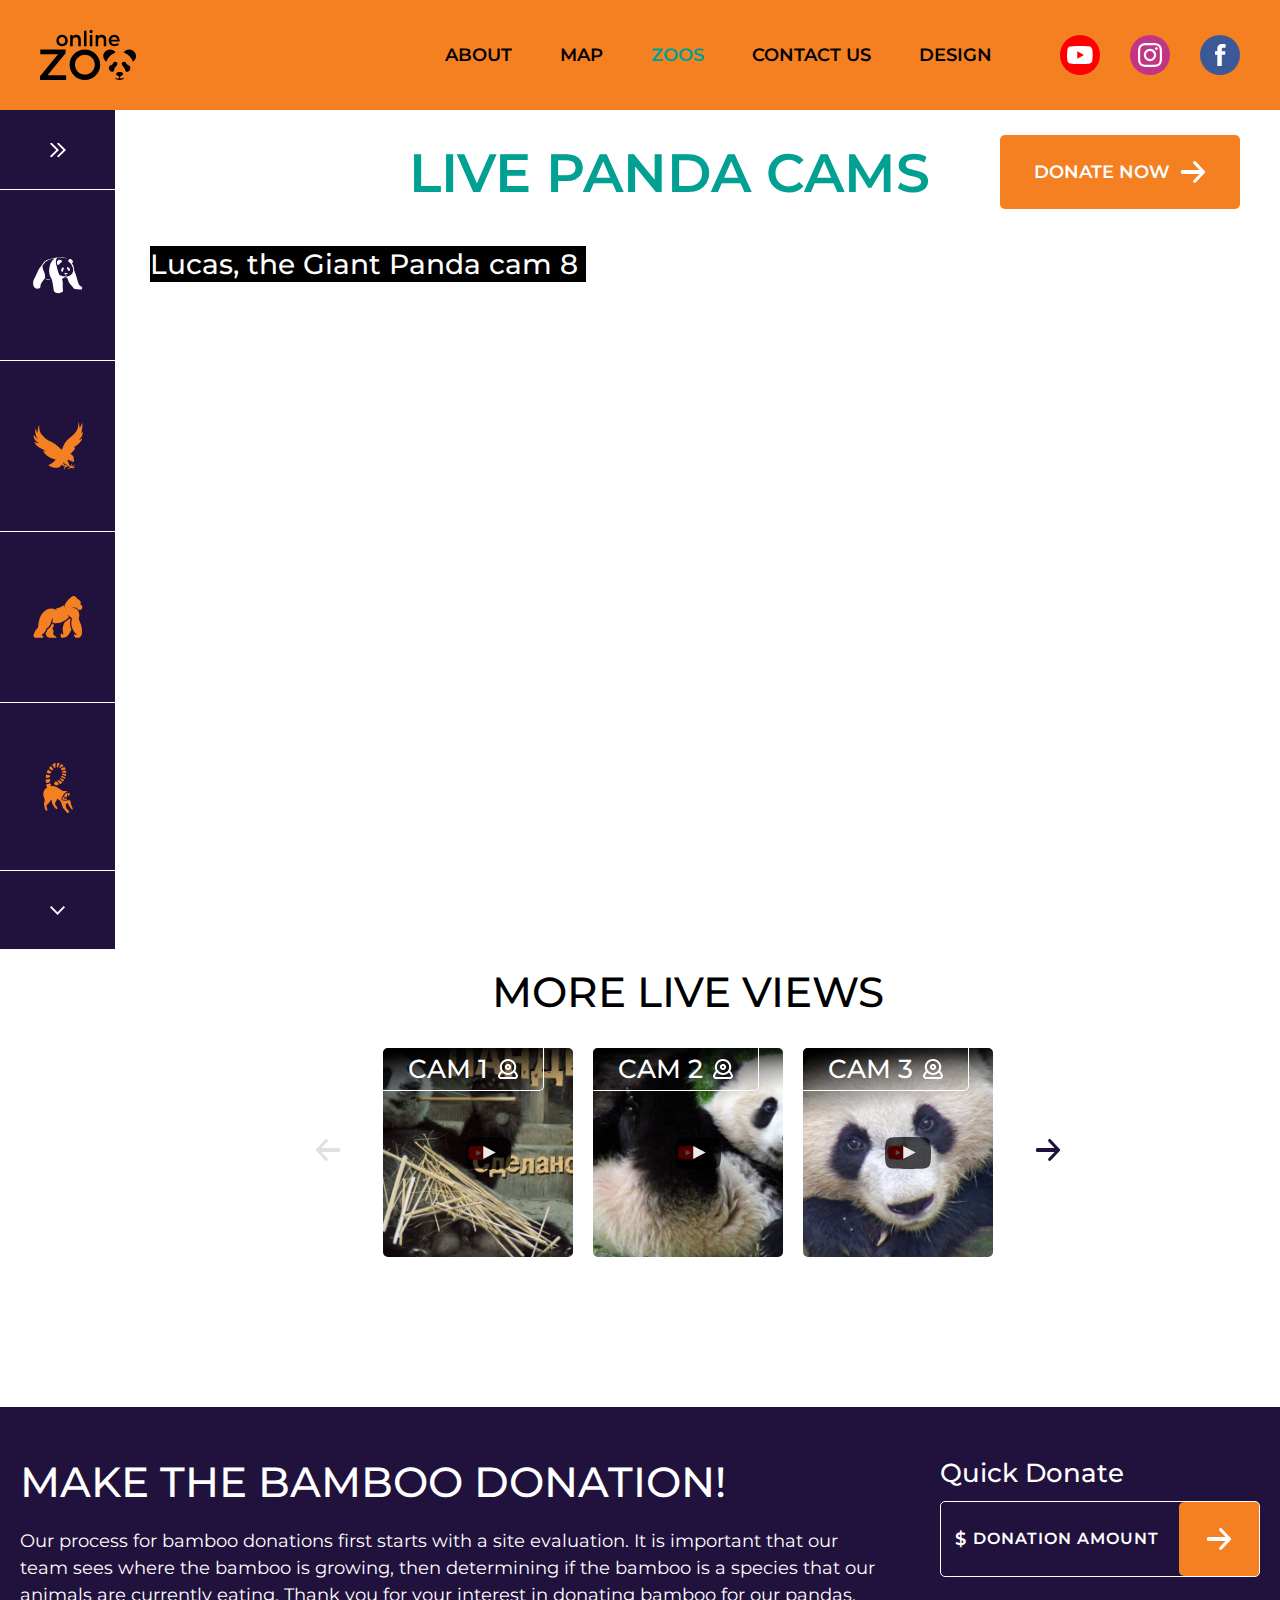
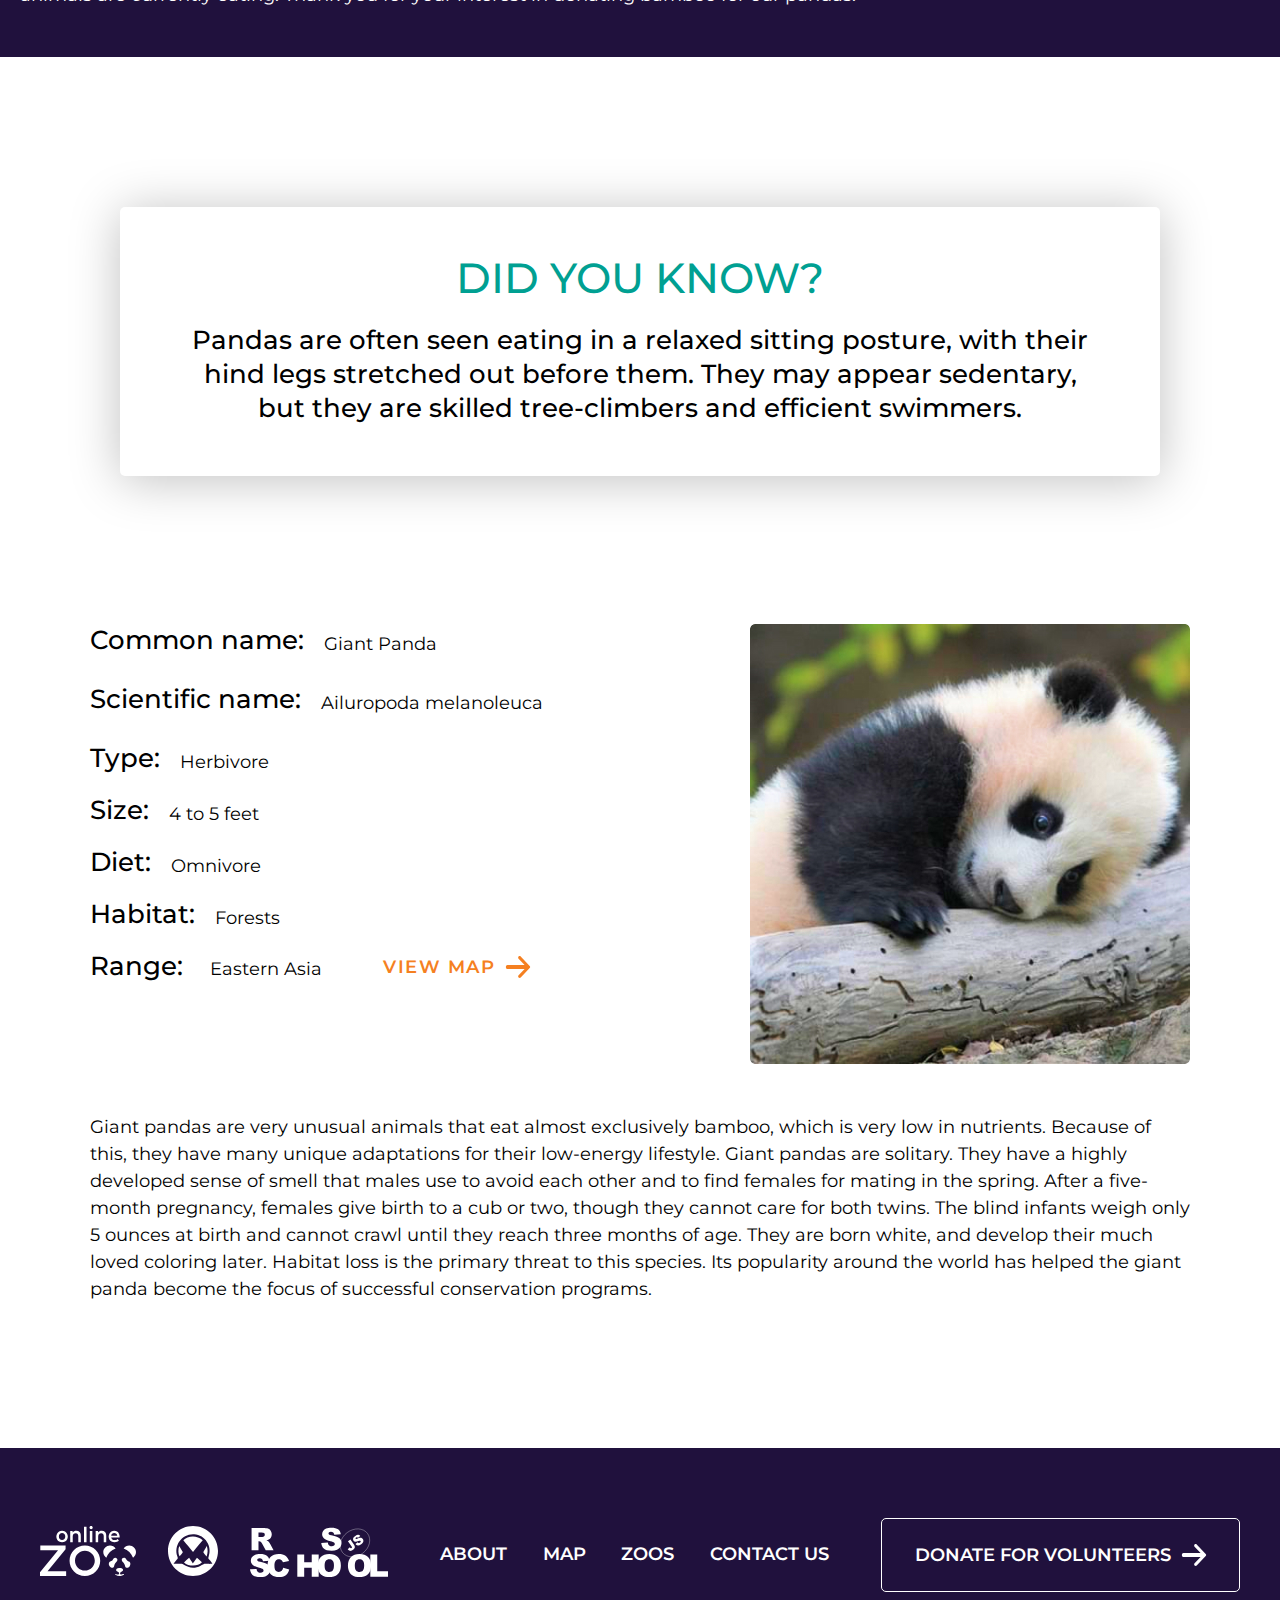
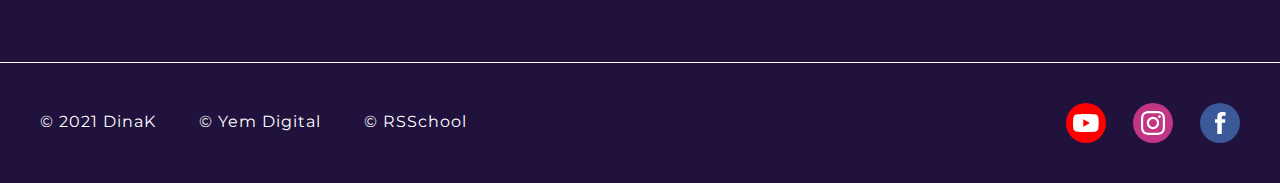
<file: pages/zoos/panda/panda.html>
<!DOCTYPE html>
<html lang="en">
   <head>
      <meta charset="UTF-8">
      <meta http-equiv="X-UA-Compatible" content="IE=edge">
      <meta name="viewport" content="width=device-width, initial-scale=1.0">
      <title>Panda online-zoo</title>
      <!--Google Fonts-->
      <link rel="preconnect" href="https://fonts.gstatic.com">
      <link href="https://fonts.googleapis.com/css2?family=Montserrat:wght@400;500;600;700;800;900&display=swap" rel="stylesheet">
      <!--Normalize-->
      <link rel="stylesheet" href="normalize.css">
      <!--Project style-->
      <link rel="stylesheet" href="style.css">
      <!--Favicon-->
      <link rel="apple-touch-icon" sizes="180x180" href="../../../assets/icons/fav/apple-touch-icon.png">
      <link rel="icon" type="image/png" sizes="32x32" href="../../../assets/icons/fav/favicon-32x32.png">
      <link rel="icon" type="image/png" sizes="16x16" href="../../../assets/icons/fav/favicon-16x16.png">
      <link rel="manifest" href="../../assets/icons/fav/site.webmanifest">
   </head>
<body>
<div class="wrapper">
   <header class="header">
      <div class="container header__container">
         <div class="header__body">
            <div class="header__logo">
               <a href="../../about/index.html"><img src="../../../assets/icons/logo.svg" alt="logo online-zoo"></a>
            </div>
            <div class="header__right">
               <nav class="header__nav">
                  <ul class="header__menu menu">
                     <li class="menu__item">
                        <a href="../../about/index.html" class="menu__link">About</a>
                     </li>
                     <li class="menu__item">
                        <a href="../../map/map.html" class="menu__link">map</a>
                     </li>
                     <li class="menu__item current">
                        <a href="#" class="menu__link">Zoos</a>
                     </li>
                     <li class="menu__item">
                        <a href="../../contact/contact.html" class="menu__link">Contact us</a>
                     </li>
                     <li class="menu__item">
                        <a href="https://www.figma.com/file/lnK11foY8Aoa6oOlDXovVN/Online-ZOO-Project?node-id=0%3A1" class="menu__link">design</a>
                     </li>
                  </ul>
               </nav>
               <ul class="header__socials socials">
                  <li class="social__item youtube"><a href="https://www.youtube.com/"></a></li>
                  <li class="social__item instagram"><a href="https://www.instagram.com/?hl=ru"></a></li>
                  <li class="social__item facebook"><a href="https://www.facebook.com/"></a></li>
               </ul>
            </div>
            <h1 class="visually-hidden">Online Zoo</h1>
            <div class="burger">
               <span class="line line1"></span>
               <span class="line line2"></span>
               <span class="line line3"></span>
               <span class="line line4"></span>
            </div>
         </div>
      </div>
   </header>
   <div class="view">
      <div class="view__cont1920px">
         <div class="view__sidebar-lay">
            <div class="view__sidebar-area">
               <aside class="view__sidebar sidebar">
                  <div class="sidebar__carosel">
                     
                        <div class="sidebar__body">
                           <div class="sidebar__top">
                              <p class="sidebar__name">
                                 <span>LIVE</span>
                                 <img src="../../../assets/icons/view.svg" alt="">
                              </p>
                              <img src="../../../assets/icons/sidebar_arrow2.svg" alt="" class="sidebar__arrows">
                           </div>
                           <div class="sidebar__gallery">
                              <div class="sidebar__items">
                                 <div class="sidebar__item current-sidebar">
                                    <div>
                                       <a href="" class="sidebar__link">
                                          <div class="sidebar__icon">
                                             <svg class="img" width="60" height="45" viewBox="0 0 60 45" fill="none" xmlns="http://www.w3.org/2000/svg">
                                                <path fill-rule="evenodd" clip-rule="evenodd" d="M21.2527 27.8338C18.8342 28.5556 16.3968 28.4446 13.9408 26.8344C13.7521 27.0685 13.5588 27.3041 13.3636 27.5422C12.8796 28.1322 12.3835 28.737 11.9159 29.3699C11.5691 29.8604 11.2457 30.3694 10.9222 30.8783C10.5988 31.3873 10.2754 31.8962 9.92857 32.3867C9.15987 33.4786 8.87864 34.6631 8.95363 35.9772C9.04738 37.6614 8.37243 38.5127 6.7038 38.8088C3.2728 39.4196 0.198026 36.9026 0.179278 33.4786C0.179278 33.1443 0.173234 32.81 0.167211 32.4768C0.158232 31.9801 0.1493 31.486 0.160522 30.9986C0.192046 29.6916 0.766871 28.5547 1.33912 27.4228C1.44755 27.2084 1.55588 26.9941 1.66041 26.7789C1.93091 26.2252 2.20395 25.6723 2.477 25.1194C3.49091 23.0665 4.50515 21.0128 5.39139 18.9131C6.69412 15.836 8.65109 13.1894 10.615 10.5334L10.615 10.5334L10.615 10.5334L10.615 10.5334C11.0253 9.97849 11.4359 9.4232 11.8409 8.86349C11.8604 8.83947 11.8811 8.81545 11.9021 8.7911C11.9621 8.72166 12.0243 8.64959 12.0659 8.56737C14.2595 4.62525 18.1592 3.69986 22.1714 2.92254C23.1609 2.73405 24.1423 2.49797 25.1231 2.26202C26.261 1.98829 27.398 1.71476 28.546 1.51596C30.6458 1.1458 32.8019 0.849683 34.9392 0.775652C37.4703 0.683114 39.6076 1.84909 41.5013 3.45926C38.6327 2.01566 35.5579 1.51596 32.3707 1.58999C31.5645 1.6085 30.7583 1.68253 29.9521 1.77507C28.7897 1.90462 28.3022 2.75597 27.9835 3.73687C27.1586 6.2354 27.3273 8.69692 28.2085 11.1769C28.4209 11.7728 28.5533 12.4015 28.6852 13.0279C28.7745 13.4521 28.8636 13.8752 28.9772 14.2862C29.122 14.7985 29.2634 15.3124 29.4048 15.8266L29.4048 15.8268C29.9225 17.7091 30.4412 19.5946 31.1333 21.4117C31.4145 22.1705 32.3519 22.9108 33.1581 23.2069C36.3266 24.3359 39.5701 24.9466 42.9262 23.8177C47.1446 22.3926 49.3194 17.9507 47.7258 13.8235C47.2151 12.5161 46.6094 11.2488 46.0011 9.97613L46.0011 9.97606L46.0007 9.9752L46.0005 9.97483L45.9996 9.97298C45.8937 9.75146 45.7878 9.52977 45.6822 9.30768C45.5851 9.10226 45.3853 8.93738 45.1893 8.77554C45.1203 8.71866 45.0519 8.66215 44.9885 8.60439C44.746 8.3773 44.4932 8.15631 44.2397 7.93468C43.7287 7.488 43.2148 7.0387 42.7762 6.53153C42.1575 5.80974 42.1762 4.90286 42.7199 4.12554C43.2449 3.36673 44.0886 3.18165 44.9697 3.32971C46.3384 3.55181 47.2196 4.38464 47.6696 5.62465C48.1008 6.82765 47.6883 7.86408 46.6196 8.77095C48.0258 9.91843 48.4945 11.5656 48.907 13.1943C49.0631 13.811 49.147 14.4474 49.2311 15.0854L49.2311 15.0855L49.2312 15.0855L49.2312 15.0856C49.3288 15.8261 49.4267 16.5686 49.6382 17.2845C49.9914 18.4699 50.4152 19.6393 50.8394 20.8098C51.2034 21.8141 51.5677 22.8192 51.888 23.8362C52.3039 25.138 52.6869 26.4507 53.0696 27.7625L53.0697 27.7626L53.0697 27.7627L53.0698 27.7629C53.3943 28.8753 53.7187 29.9871 54.0628 31.0912C54.2546 31.7065 54.5001 32.3067 54.7453 32.9062L54.7453 32.9063L54.7453 32.9064L54.7454 32.9065C54.8836 33.2446 55.0218 33.5825 55.1503 33.9228C55.5611 34.9993 56.4916 35.4839 57.4137 35.9643C57.5856 36.0539 57.7572 36.1432 57.9251 36.2363C58.7875 36.7175 59.2375 37.3467 59.0125 38.3461C58.8062 39.29 58.1875 39.8823 57.0439 39.8453C54.7003 39.7527 52.3755 39.5306 50.0506 39.29C49.6569 39.253 49.2444 38.8459 48.9632 38.5127C47.3883 36.6435 45.8322 34.7557 44.2948 32.8679C43.2261 31.5539 42.4387 30.1103 42.0262 28.4631C41.8509 27.7853 41.4935 27.1413 41.1402 26.5047L41.1402 26.5046L41.1401 26.5045L41.1401 26.5045C41.04 26.3241 40.9402 26.1443 40.845 25.9645C40.7513 25.7795 40.4888 25.6129 40.2826 25.5759L40.1345 25.5469C38.9467 25.3138 37.7652 25.082 36.7391 26.1126C36.4779 26.3889 36.0496 26.5368 35.6759 26.6659L35.6704 26.6678C35.0142 26.8899 34.7143 27.2971 34.958 27.9264C35.8229 30.2155 35.7576 32.5542 35.6921 34.8983V34.8984C35.6596 36.0604 35.6272 37.2238 35.7079 38.3832C35.7413 38.8274 35.8042 39.2715 35.8672 39.7157C35.9459 40.271 36.0246 40.8262 36.0454 41.3814C36.0642 41.8071 35.8767 42.4178 35.5767 42.6399C33.0831 44.4907 30.2896 44.8053 27.421 43.7874C25.9961 43.2692 25.04 42.2513 24.815 40.5115C24.3838 36.9026 23.8026 33.3121 23.0526 29.7586C22.7825 28.4256 22.1326 27.1527 21.4994 25.9127L21.4989 25.9116L21.4966 25.9071C21.4274 25.7716 21.3585 25.6366 21.2902 25.5019C19.4904 21.9669 18.9842 18.3024 19.6216 14.3788C20.1466 11.1214 20.859 8.01214 23.0526 5.43958C23.505 4.91414 24.0425 4.46328 24.5778 4.01422C24.7967 3.8306 25.0152 3.64727 25.2274 3.45926C25.2595 3.43212 25.2938 3.40608 25.3285 3.3798C25.4356 3.29855 25.5458 3.21496 25.6024 3.08911C22.7151 3.12612 20.1091 3.92195 17.5405 5.10644C15.1343 6.19574 13.7554 8.13837 12.3593 10.1054L12.3593 10.1054L12.3592 10.1054L12.3592 10.1054C12.0475 10.5447 11.7348 10.9851 11.4097 11.4175C11.2785 11.6026 11.2785 11.9173 11.2972 12.1764C11.5725 14.7672 12.5845 17.1275 13.5944 19.483L13.6595 19.6349C13.8604 20.0844 13.9656 20.5811 14.0709 21.0778L14.0709 21.0778C14.113 21.2765 14.155 21.4751 14.2033 21.6708C14.3157 22.1705 14.4282 22.6887 14.4657 23.2069C14.4734 23.3123 14.4817 23.4183 14.49 23.5248L14.49 23.5248C14.5433 24.204 14.5979 24.9014 14.4845 25.5574C14.2595 26.7234 14.3532 27.075 15.5719 27.2601C15.965 27.2989 16.3613 27.3377 16.7594 27.3767L16.7595 27.3767C18.2603 27.5236 19.7858 27.6729 21.2527 27.8338ZM30.2896 10.4555C29.2022 10.0113 28.7522 8.95639 28.6023 7.71638C28.4335 6.36532 29.6709 4.68113 31.1146 4.18143C32.2582 3.79276 33.8706 4.42202 34.5081 5.53248C34.883 6.19876 35.033 6.73548 34.2081 7.30922C33.2747 7.95418 32.4077 8.6834 31.4722 9.47023L31.4722 9.47028L31.4721 9.4703C31.0923 9.7898 30.7011 10.1188 30.2896 10.4555ZM33.8518 16.1368C33.5144 17.5989 34.4705 18.7648 35.633 18.6723C35.7382 18.3411 35.8389 18.0168 35.9381 17.6969L35.9381 17.6968L35.9382 17.6965L35.9383 17.6963C36.1219 17.1047 36.3007 16.5282 36.4954 15.9517C36.547 15.8075 36.6182 15.6672 36.6893 15.5272C36.7733 15.3617 36.8571 15.1967 36.9079 15.0263C37.0579 14.4896 37.2266 13.7863 36.5329 13.6197C36.0267 13.5087 35.2205 13.6752 34.9018 14.0269C34.3956 14.5821 34.0206 15.3779 33.8518 16.1368ZM40.545 14.0639C40.6287 13.9537 40.7058 13.8336 40.7817 13.7155C40.9607 13.4367 41.133 13.1684 41.37 13.0645C41.6137 12.9534 42.1387 13.1755 42.4011 13.3976C42.459 13.4468 42.5171 13.4959 42.5753 13.5452L42.5754 13.5452C43.1966 14.0708 43.8303 14.6069 44.276 15.2669C44.5197 15.6555 44.426 16.3773 44.2573 16.8585C44.126 17.2102 43.6385 17.5803 43.2636 17.6543C43.0198 17.6913 42.6261 17.2472 42.3824 16.951C41.9699 16.4513 41.6137 15.9331 41.2575 15.3779C41.076 15.1347 40.9393 14.8561 40.7792 14.5299L40.7792 14.5299C40.7078 14.3844 40.6318 14.2294 40.545 14.0639ZM41.5269 20.7154L41.5387 20.7082C41.5334 20.6766 41.5266 20.6435 41.5195 20.6093C41.5017 20.5234 41.4825 20.4307 41.4825 20.338C41.3825 20.3134 41.2825 20.2805 41.1825 20.2476C40.9825 20.1818 40.7826 20.1159 40.5826 20.1159C39.8139 20.1159 39.0452 20.1345 38.2952 20.227C37.9953 20.264 37.639 20.4676 37.5078 20.6897C37.4328 20.8192 37.6765 21.2264 37.8828 21.4115C37.9923 21.5196 38.153 21.5582 38.3163 21.5975C38.4325 21.6255 38.5501 21.6537 38.6515 21.7076C38.8577 21.8187 39.2327 22.0407 39.2139 22.1333C39.1389 22.3924 38.9514 22.6515 38.7265 22.8366C38.6175 22.9321 38.4617 22.966 38.2691 23.0079C38.1634 23.0309 38.0465 23.0563 37.9203 23.0957C38.648 23.0486 39.3225 23.0015 39.9971 22.9544C40.3827 22.9274 40.7683 22.9005 41.1638 22.8736C40.9424 22.7765 40.6888 22.747 40.4446 22.7187C39.9441 22.6606 39.4832 22.6071 39.4202 21.9852C40.1843 21.5252 40.8559 21.1201 41.5269 20.7154Z"/>
                                             </svg>
                                          </div>
                                          <p class="sidebar__text">Watch live from China's  Panda Center</p>
                                       </a>
                                    </div>
                                 </div>
                                 <div class="sidebar__item">
                                    <div>
                                       <a href="../eagle/eagle.html" class="sidebar__link">
                                          <div class="sidebar__icon">
                                             <svg class="img" width="49" height="48" viewBox="0 0 49 48" fill="none" xmlns="http://www.w3.org/2000/svg">
                                                <path d="M15.0228 42.5528C18.2844 41.7814 20.3465 39.6161 22.4355 37.3154C22.1525 37.2343 21.9368 37.1666 21.7212 37.1125C18.8505 36.3817 16.2088 35.1366 13.7828 33.445C12.2868 32.4029 11.0603 31.0902 10.1304 29.4933C10.0091 29.2903 9.91472 29.0738 9.82037 28.8573C9.79342 28.8031 9.79342 28.7355 9.76646 28.546C10.683 28.8302 11.5455 29.1009 12.3946 29.3715C12.4216 29.3445 12.4351 29.3309 12.462 29.3039C12.3677 29.2227 12.2868 29.1415 12.1925 29.0738C11.0873 28.3565 10.0091 27.6122 8.89041 26.9356C7.61003 26.1507 6.26226 25.474 5.02231 24.662C3.36455 23.5658 2.19199 22.0231 1.34289 20.2367C1.30246 20.1555 1.28898 20.0743 1.2755 19.9931C1.26202 19.9525 1.2755 19.8984 1.2755 19.7766C2.65023 20.372 3.93061 21.2111 5.52098 21.0622C2.39415 19.2623 0.45336 16.7452 0.588138 12.9559C1.92243 14.431 3.22977 15.8926 4.53711 17.3541C4.56407 17.3271 4.6045 17.2865 4.63145 17.2594C4.09235 16.2038 3.45889 15.1753 3.05456 14.0656C2.65023 12.9559 2.38067 11.7514 2.2459 10.5741C2.11112 9.39668 2.21894 8.19224 2.21894 7.00133C2.28633 6.98779 2.35372 6.98779 2.40763 6.97426C3.04108 8.40877 3.67453 9.84328 4.30799 11.2913C4.37538 11.2913 4.44276 11.2778 4.51015 11.2778C4.4832 8.6659 4.76623 6.10814 5.96575 3.76692C6.01966 3.76692 6.07357 3.76692 6.12748 3.78045C6.12748 4.36237 6.15444 4.93076 6.12748 5.51269C5.97923 8.36817 7.07092 10.8041 8.70173 13.0236C9.79342 14.4987 11.1412 15.7302 12.5968 16.8399C14.5106 18.3015 16.6536 19.3706 18.7965 20.4262C20.7912 21.4005 22.5433 22.7268 24.1876 24.2154C25.185 25.1221 26.2228 25.9747 27.2471 26.8544C27.5301 27.098 27.8131 27.3686 28.1366 27.6664C28.6622 26.4484 29.1474 25.3116 29.6326 24.1613C30.8052 21.4276 32.5708 19.127 34.7542 17.1376C36.4928 15.5542 38.2584 14.025 39.997 12.4552C42.3556 10.3169 43.8247 7.66445 44.2964 4.4977C44.4716 3.37446 44.3907 2.19708 44.4312 1.0603C44.4312 0.870836 44.4312 0.66784 44.4986 0.464844C45.3476 2.41361 45.5903 4.47064 45.7924 6.60887C46.628 4.9037 47.4502 3.19853 48.2858 1.47983C48.3532 1.49336 48.4206 1.50689 48.4745 1.52042C48.3801 3.26619 48.3667 5.01196 48.1645 6.7442C47.9623 8.4629 47.5715 10.1545 47.2615 11.792C47.6793 11.1425 48.1645 10.3981 48.7306 9.54555C48.771 11.2101 48.7171 12.7123 48.0162 14.1333C47.3289 15.5407 46.2237 16.5963 45.0242 17.6383C45.6846 17.7737 46.2102 17.5436 46.7224 17.2865C47.2211 17.0429 47.6793 16.7452 48.2588 16.4068C48.2049 16.664 48.178 16.8399 48.1241 17.0023C47.3963 18.9781 46.2641 20.6833 44.5659 21.9419C43.5282 22.7268 42.423 23.417 41.3987 24.2019C40.7518 24.7026 40.2935 25.0139 40.2666 25.7041C40.6978 25.5552 41.1157 25.4199 41.6143 25.2575C40.7787 28.1265 38.5684 29.8858 36.641 31.9428C36.8297 32.024 36.978 32.0781 37.1262 32.1458C38.0832 32.5383 38.8918 33.1337 39.4444 34.0269C39.8622 34.69 39.9566 35.3938 39.7814 36.1651C39.7274 36.3952 39.8622 36.7065 40.0105 36.9095C40.4687 37.6132 40.5361 38.3304 40.1318 39.0612C39.7409 39.7785 39.094 40.1303 38.2449 40.1845C38.9188 38.9665 38.8918 38.6958 37.9753 38.0462C37.881 38.547 37.7867 39.0206 37.6923 39.5213C37.0858 39.0206 36.5602 38.4252 35.8998 38.0733C35.2259 37.7214 34.4307 37.6267 33.622 37.3966C33.6625 37.5726 33.6625 37.6808 33.7029 37.7756C34.2959 39.2777 34.8485 40.807 35.5224 42.2821C35.765 42.8234 36.2502 43.2835 36.695 43.6895C37.1128 44.0685 37.4093 43.9331 37.571 43.3783C37.6788 42.9858 37.7193 42.5798 37.7866 42.1874C37.854 41.8355 38.0427 41.6866 38.2853 41.7949C38.3392 42.1197 38.4066 42.3768 38.4201 42.634C38.4336 42.9046 38.4336 43.1888 38.3797 43.4459C38.3258 43.676 38.1775 43.8925 38.0697 44.1091C38.0966 44.1497 38.1371 44.1767 38.164 44.2173C38.5279 43.9737 38.9053 43.7301 39.2557 43.473C39.4309 43.3377 39.5657 43.1617 39.7274 43.0129C40.3609 42.431 40.6709 42.4716 41.1156 43.2429C40.873 43.2159 40.6574 43.1753 40.4283 43.1482C40.3878 44.1497 39.3366 44.1361 38.9053 44.8128C39.4175 44.7857 39.8757 44.7451 40.3339 44.7451C41.0348 44.7451 41.3178 45.0699 41.183 45.7872C40.9809 45.3 40.6439 45.3676 40.3205 45.503C39.6331 45.7872 38.9323 45.6924 38.2314 45.5977C37.4632 45.4894 36.7758 45.5977 36.1154 46.0578C35.6841 46.3691 35.2394 46.6668 34.6194 46.5315C34.4846 46.5044 34.242 46.951 34.0668 47.1675C33.7838 46.7886 33.7972 46.4232 34.269 46.1255C34.5655 45.936 34.9159 45.8413 35.2394 45.706C35.4415 45.6248 35.6572 45.5571 35.8324 45.4218C36.2232 45.124 36.2232 44.9346 35.8459 44.6369C34.9159 43.879 33.9859 43.1347 33.056 42.3768C32.9751 42.3092 32.8808 42.255 32.7999 42.2415C31.5734 42.1332 30.8995 41.3212 30.3874 40.3333C30.2796 40.1168 30.1987 39.8191 29.9022 40.0085C29.7404 40.1168 29.5652 40.4416 29.6192 40.604C29.9022 41.6731 30.5222 42.5122 31.4791 43.0535C31.8969 42.9858 31.9778 41.9573 32.5708 42.5798C32.5169 42.8099 32.4764 42.9452 32.4495 43.0805C32.6112 43.1076 32.7864 43.1753 32.9481 43.1617C33.2177 43.1617 33.4873 43.1076 33.7568 43.0805C33.7703 43.1347 33.7838 43.2023 33.7972 43.2565C33.6086 43.3512 33.4199 43.4459 33.1638 43.5813C34.4577 43.6489 34.4577 43.6489 34.5116 44.3391C34.0938 43.9331 33.6894 44.2579 33.2851 44.3121C32.3686 44.4203 31.7352 44.8534 31.3982 45.7601C31.2904 46.0443 30.9939 46.2473 30.7243 46.5586C30.7378 46.5992 30.7782 46.7345 30.8052 46.8833C30.2256 46.6803 30.0909 46.3962 30.3739 45.8819C30.5895 45.4894 30.8726 45.124 31.1287 44.7451C31.3578 44.4068 31.3578 44.1226 30.9265 43.9331C30.2256 43.6219 29.6326 43.1212 28.8105 43.04C28.5005 43.0129 28.2309 42.5934 27.921 42.3227C27.7727 42.5663 27.5705 42.8505 27.4088 43.1753C26.9371 44.1361 26.1419 44.718 25.1445 44.9887C22.0042 45.8548 19.0391 45.3676 16.2762 43.6489C15.818 43.3783 15.481 42.9587 15.0228 42.5528Z"/>
                                             </svg>
                                          </div>
                                          <p class="sidebar__text">Watch The Bald Eagles Nest from West End cam</p>
                                       </a>
                                    </div>
                                 </div>
                                 <div class="sidebar__item">
                                    <div>
                                       <a href="../gorilla/gorilla.html" class="sidebar__link">
                                          <div class="sidebar__icon">
                                             <svg class="img" width="56" height="48" viewBox="0 0 56 48" fill="none" xmlns="http://www.w3.org/2000/svg">
                                                <path fill-rule="evenodd" clip-rule="evenodd" d="M38.8261 21.1612L38.8276 21.1642C39.3305 22.2017 39.8334 23.2392 40.3546 24.3226C40.2226 24.427 40.0889 24.5348 39.9532 24.6442L39.9531 24.6442C39.6466 24.8914 39.3299 25.1466 39 25.3887C38.6334 25.6562 38.2698 25.9275 37.9064 26.1987L37.9062 26.1988C37.0087 26.8685 36.1123 27.5374 35.1742 28.1458C31.7969 30.3422 28.0717 31.2337 24.0629 30.8845C23.0835 30.8018 22.0493 30.4617 21.6374 30.1768C21.8751 28.525 22.1035 26.9189 22.332 25.313L22.333 25.306C22.3056 25.2968 22.2759 25.2899 22.2462 25.283L22.2461 25.283C22.2163 25.2761 22.1866 25.2692 22.1591 25.26C22.0699 25.4418 21.9815 25.6236 21.8931 25.8051C21.6733 26.2569 21.4541 26.7074 21.2256 27.1532C20.632 28.3308 20.234 29.5814 19.8351 30.8347L19.8351 30.8347C19.7235 31.1855 19.6118 31.5365 19.4957 31.8862C18.7635 34.0643 17.4547 35.7369 15.2306 36.5548C15.1207 36.6008 15.0292 36.7846 14.9834 36.9225C14.8938 37.2083 14.8141 37.4974 14.7344 37.7863C14.6271 38.1756 14.5199 38.5645 14.3885 38.9443C13.8851 40.4148 12.9424 41.5544 11.6702 42.4274C11.1027 42.8134 10.5352 43.2086 9.99524 43.6313C9.52846 43.9898 9.54676 44.146 10.0044 44.5044C10.0939 44.5746 10.184 44.6437 10.2738 44.7127C10.5605 44.9327 10.8449 45.151 11.1027 45.3959C11.5237 45.8003 11.7159 46.3149 11.5603 46.9031C11.5237 47.0409 11.3132 47.2247 11.1851 47.2247C8.18301 47.2431 5.17179 47.2431 2.16972 47.2339C2.05988 47.2339 1.90429 47.1972 1.84022 47.1236C1.74826 47.0112 1.65412 46.8993 1.5597 46.787L1.55966 46.7869C1.22181 46.3851 0.880435 45.9791 0.622918 45.5337C0.45817 45.2488 0.439864 44.7709 0.549696 44.4493C1.6114 41.2051 2.97515 38.1264 5.54705 35.7645C5.65688 35.6634 5.72095 35.4428 5.7301 35.2866C5.79417 32.9523 6.06875 30.6363 6.66367 28.3847C7.17622 26.4364 7.72538 24.488 8.69556 22.6959C10.4803 19.4242 12.7868 16.6947 16.3289 15.2243C19.3767 13.9652 22.3513 14.1582 25.2527 15.647C25.651 15.8532 26.0113 16.136 26.3622 16.4114C26.5273 16.541 26.6904 16.669 26.8544 16.7866C26.5249 16.0698 25.9483 15.4816 25.3259 14.9394C25.9121 14.7155 26.5004 14.4988 27.0876 14.2825C29.6825 13.3268 32.2571 12.3785 34.5335 10.8497C34.6337 11.1998 34.7322 11.5534 34.8311 11.909L34.8313 11.9095C34.9583 12.3659 35.0863 12.8255 35.22 13.2851C35.2566 13.3954 35.3298 13.4965 35.4213 13.5884C35.2383 12.4488 35.2383 11.3092 35.6685 10.2615C36.0712 9.26897 36.5563 8.26723 37.1786 7.40335C38.7071 5.30797 40.5468 3.4883 42.597 1.89838L42.5971 1.89828C42.6795 1.83398 42.7618 1.76968 42.8533 1.70538C43.0003 1.61119 43.1459 1.51083 43.2918 1.41025L43.2919 1.41021C44.0003 0.92203 44.7159 0.428861 45.6265 0.611744C47.1276 0.905832 48.3815 1.69619 49.2418 2.99202C49.489 3.35963 49.7727 3.61696 50.1663 3.75481C51.1914 4.11323 51.9602 4.72898 52.4544 5.73072C52.6336 6.09673 52.892 6.42086 53.1508 6.74551C53.2754 6.90182 53.4001 7.05825 53.5161 7.21954C53.7541 7.55039 53.7999 7.8261 53.5345 8.21209C53.3148 8.53375 53.205 8.96569 53.1409 9.36087C53.0585 9.82958 53.2416 10.1329 53.7358 10.3902C55.0263 11.0519 55.7769 12.5315 55.0629 14.0295C54.944 14.2777 54.8341 14.5258 54.7334 14.7831C54.2575 16.0146 53.3514 16.4466 52.1066 16.0146C52.0938 16.0103 52.0808 16.0061 52.0677 16.0018C52.0597 15.9992 52.0517 15.9966 52.0437 15.9939C51.9802 15.9733 51.9167 15.9526 51.8687 15.9319C51.6398 16.2536 51.411 16.566 51.1639 16.8969C51.1288 16.8538 51.0987 16.8224 51.0757 16.7984C51.0447 16.7661 51.0266 16.7473 51.0266 16.7315C51.0998 15.9411 50.6239 15.4724 50.093 14.9945C47.6127 12.7521 44.574 13.1564 42.4963 14.4523C42.7299 14.4047 42.9613 14.3528 43.1921 14.3011C43.6304 14.2027 44.0662 14.1049 44.5099 14.0387C47.1459 13.6711 49.4341 14.8566 50.6514 17.2277C51.4934 18.8636 52.0883 20.573 51.9419 22.4662L51.9403 22.4883V22.4884C51.9133 22.8592 51.8839 23.263 51.7314 23.5874C51.2005 24.727 51.3653 25.8758 51.6582 27.0062L51.7121 27.2168L51.7122 27.2169C51.987 28.2909 52.2691 29.3935 52.7931 30.3422C54.8158 33.9908 54.9806 37.9334 54.8341 41.9311C54.7701 43.6497 54.2209 45.1753 52.8114 46.2873C52.0243 46.9123 51.1822 47.3442 50.1297 47.2615C49.6446 47.2247 49.1503 47.2155 48.6652 47.2615C47.75 47.3626 47.1184 46.9031 46.5784 46.2598C45.9927 45.5705 45.7272 44.7709 45.892 43.8703C45.9377 43.6314 46.1116 43.3373 46.313 43.227C46.5659 43.0921 46.7506 43.2793 46.9378 43.469C46.9673 43.499 46.9969 43.529 47.0269 43.5578C47.309 43.8319 47.6815 44.0334 48.0366 44.2253L48.0367 44.2254L48.0429 44.2287C48.354 44.3941 48.5188 44.2563 48.5554 43.9071C48.592 43.4935 48.4639 43.1443 48.1527 42.8778C46.4045 41.3797 45.3062 39.4222 44.3177 37.3912C43.558 35.8196 43.073 34.1746 42.8991 32.4284C42.7709 31.1142 42.9997 29.8368 43.2469 28.5593C43.3658 27.9803 43.4848 27.3922 43.5214 26.7948C43.6038 25.6093 43.1919 24.6075 42.176 23.9734C40.9221 23.1922 39.8055 22.2548 38.9085 21.0785C38.9177 21.106 38.8719 21.1336 38.8261 21.1612ZM41.5078 25.3334C42.0387 25.7654 42.2309 26.2616 42.121 26.8774C42.0533 27.2756 41.9788 27.6726 41.9043 28.0697L41.9042 28.0699C41.7672 28.8001 41.6301 29.5305 41.5353 30.2686C41.2241 32.7591 41.8007 35.1118 42.7617 37.3818C42.9356 37.7954 42.9539 38.1263 42.7709 38.5398C41.938 40.433 41.0319 42.2803 39.8603 43.9988C38.341 46.2229 36.2176 47.2522 33.5633 47.2522C33.4064 47.2522 33.2504 47.2547 33.0947 47.2572H33.0947C32.7325 47.2629 32.3722 47.2687 32.0073 47.243C31.8243 47.2338 31.5955 47.1143 31.4948 46.9673C30.6436 45.8093 30.79 43.4107 31.7694 42.3538C31.8792 42.2343 32.1263 42.124 32.2636 42.17C32.368 42.2074 32.442 42.3667 32.5104 42.514C32.5259 42.5475 32.5412 42.5804 32.5565 42.6111C32.5943 42.6869 32.6217 42.7705 32.649 42.8536C32.6945 42.9921 32.7396 43.1292 32.8311 43.2268C32.9958 43.4198 33.2796 43.6956 33.4626 43.6588C33.6548 43.622 33.847 43.282 33.9294 43.043C34.0118 42.8133 33.9843 42.5284 33.9386 42.2894C33.8722 41.953 33.789 41.6189 33.706 41.2855C33.56 40.6992 33.4145 40.1149 33.3619 39.5232C33.1148 36.8672 33.3528 34.2572 34.4969 31.8034C34.7623 31.2428 35.0643 30.673 35.4579 30.1951C35.8698 29.6804 36.3823 29.2301 36.904 28.8257C37.4394 28.4033 37.991 28.0039 38.5434 27.6039C38.9165 27.3338 39.29 27.0633 39.659 26.7855C40.0704 26.471 40.4778 26.1482 40.8921 25.8199L40.8922 25.8199L40.8926 25.8195C41.0956 25.6587 41.3002 25.4966 41.5078 25.3334ZM21.8366 31.8675C21.6016 31.7977 21.3654 31.7275 21.1249 31.6565C21.0433 31.8339 20.9643 32.0138 20.885 32.1944C20.7507 32.5003 20.6155 32.808 20.4659 33.1086C19.5598 34.9466 18.3699 36.5457 16.5302 37.575C16.3838 37.6577 16.2831 37.8691 16.2282 38.0437C15.7889 39.5234 15.2397 40.9387 14.2238 42.1334C14.1505 42.2253 14.0865 42.3907 14.1139 42.4918C14.4343 43.5119 14.7638 44.5321 15.1207 45.5338C15.1848 45.7084 15.377 45.8738 15.5509 45.9749C16.2007 46.3425 16.8506 46.701 17.5187 47.041C17.7384 47.1513 17.9947 47.2524 18.2326 47.2524C20.168 47.2662 22.0982 47.2644 24.031 47.2627C24.6758 47.2621 25.3209 47.2616 25.9666 47.2616H26.5341C26.4725 47.1349 26.4224 47.0113 26.3749 46.8943C26.2812 46.6634 26.1979 46.4583 26.0582 46.3058C25.7104 45.929 25.3168 45.5705 24.8958 45.2857C24.5004 45.0186 24.0712 44.7969 23.6435 44.576C23.5267 44.5156 23.4099 44.4553 23.294 44.3942C22.8364 44.1461 22.6351 43.7785 22.6717 43.2638C22.6778 43.1413 22.692 43.0187 22.7062 42.8962C22.7134 42.8349 22.7205 42.7737 22.7266 42.7124C22.7546 42.4341 22.7894 42.155 22.8243 41.8756C22.9035 41.2413 22.9829 40.6053 22.9829 39.9737C22.9829 38.6595 22.3971 37.5291 21.5642 36.5365C23.0103 35.4521 23.294 33.9173 23.4313 32.3366C22.8813 32.1779 22.3618 32.0235 21.8366 31.8675Z"/>
                                             </svg>
                                          </div>
                                          <p class="sidebar__text">Livestream from Gorilla Forest Corridor habitat cam</p>
                                       </a>
                                    </div>
                                 </div>
                                 <div class="sidebar__item">
                                    <div>
                                       <a href="../lemur/lemur.html" class="sidebar__link">
                                          <div class="sidebar__icon">
                                             <svg class="img" width="33" height="56" viewBox="0 0 33 56" fill="none" xmlns="http://www.w3.org/2000/svg">
                                                <path fill-rule="evenodd" clip-rule="evenodd" d="M15.9437 0.0080382C16.8064 -0.04113 17.6291 0.139154 18.4758 0.442357C18.4478 0.52365 18.4219 0.603548 18.3964 0.68205L18.3964 0.682067C18.3346 0.872615 18.2754 1.05494 18.1962 1.22905C17.9527 1.76567 17.7051 2.3023 17.4576 2.83893L17.4574 2.83931C17.2098 3.37606 16.9621 3.91281 16.7185 4.44956L16.7178 4.45107L16.7178 4.4511C16.586 4.74212 16.5221 4.88305 16.4137 4.94194C16.3119 4.99725 16.1708 4.98022 15.8972 4.94719L15.8479 4.94125C15.5683 4.90847 15.4006 4.78555 15.3606 4.50693C15.3437 4.38957 15.3222 4.27164 15.3008 4.15359L15.3008 4.15355L15.3008 4.15352L15.3007 4.15349L15.3007 4.15345L15.3007 4.15342L15.3007 4.15339L15.3007 4.15337L15.3007 4.15333C15.2413 3.82633 15.1816 3.49844 15.2168 3.17939C15.305 2.39103 15.4478 1.60776 15.5905 0.825574L15.5905 0.825125L15.5906 0.824695C15.6288 0.615251 15.667 0.405884 15.7041 0.196516C15.7201 0.122764 15.8559 0.0162329 15.9437 0.0080382ZM10.5605 2.66235L10.5607 2.66261C11.0903 3.47072 11.6086 4.26143 12.1494 5.03822C12.3491 5.33323 12.6207 5.59546 13.06 5.41518C13.731 5.15295 13.8987 4.97267 13.699 4.25153C13.4601 3.37499 13.6084 2.53212 13.7572 1.6863L13.7572 1.68618L13.7572 1.68607L13.7572 1.68597L13.7573 1.68588L13.7573 1.68578L13.7573 1.68568L13.7573 1.68558L13.7573 1.68548L13.7573 1.6854L13.7574 1.68531L13.7574 1.68522L13.7574 1.68511L13.7574 1.685C13.7727 1.59817 13.788 1.5113 13.8028 1.42436C13.8588 1.11297 13.8508 0.768789 13.7789 0.457391C13.7469 0.309886 13.4594 0.0886299 13.3475 0.113214C12.1254 0.424612 11.0551 1.03921 10.0327 1.85868C10.2107 2.12854 10.3862 2.39639 10.5605 2.66235ZM7.42181 8.91345C7.98141 9.33261 8.54265 9.75301 9.11383 10.1785C8.92213 11.1209 8.4269 11.6535 7.46039 11.7601C6.12645 11.8994 5.00019 11.3421 3.98576 10.5063C3.92985 10.4571 3.90589 10.2768 3.94583 10.1949C4.00518 10.0594 4.06427 9.92361 4.12338 9.78776C4.38246 9.19237 4.64214 8.59558 4.9283 8.0151C5.00513 7.85185 5.13095 7.71567 5.25139 7.5853L5.25141 7.58529L5.25142 7.58527L5.25143 7.58526C5.3063 7.52586 5.36007 7.46768 5.40756 7.40869C6.08609 7.91293 6.75278 8.41231 7.42181 8.91345ZM7.78029 13.9233C6.27062 13.5382 4.80888 13.1612 3.23531 12.7515C3.2016 12.9417 3.16394 13.138 3.12546 13.3385L3.12545 13.3386C3.0545 13.7084 2.98076 14.0927 2.92379 14.4805C2.8691 14.8478 2.83298 15.2183 2.79616 15.5958C2.77383 15.8248 2.75124 16.0564 2.7241 16.2916C3.98615 16.939 5.28015 17.1192 6.55817 16.3653C7.46877 15.8409 7.82821 14.9722 7.78029 13.9233ZM2.78004 18.2657C2.54041 19.5605 2.73212 20.7815 3.17943 21.9697C3.21937 22.0681 3.32321 22.1746 3.41906 22.2074C5.30415 22.8547 7.42886 21.56 7.72441 19.8145C7.76435 19.5769 7.78032 19.3228 7.76435 19.0852C7.66849 18.0445 7.47679 17.897 6.48632 18.0445L6.20096 18.087C5.52117 18.1885 4.84062 18.2902 4.15392 18.3477C3.85227 18.3702 3.54309 18.3386 3.22379 18.306H3.22376H3.22374H3.22372C3.07802 18.2911 2.93021 18.276 2.78004 18.2657ZM8.14763 25.9525C8.78664 24.5594 8.58695 23.5596 7.50862 22.691C6.39035 23.5596 5.09635 23.8792 3.7065 23.9284C3.61065 23.9284 3.4509 24.0677 3.42693 24.1742C3.21127 25.2149 3.51479 26.1409 4.08191 26.9932C4.12732 27.0605 4.21416 27.0951 4.31223 27.1341L4.31228 27.1342L4.3124 27.1342C4.36954 27.157 4.4305 27.1813 4.48929 27.2144C4.46162 27.2334 4.43462 27.2523 4.40789 27.271C4.34204 27.3172 4.2779 27.3621 4.20972 27.4029C2.75597 28.2961 1.58178 29.468 0.886856 31.066C-0.023735 33.172 -0.351227 35.3436 0.4715 37.5807C0.619579 37.9829 0.755787 38.3923 0.891773 38.8011L0.891785 38.8012L0.891796 38.8012L0.891808 38.8012L0.891819 38.8013L0.89183 38.8013L0.891842 38.8013L0.891853 38.8014L0.891865 38.8014L0.891876 38.8014L0.891888 38.8015L0.891899 38.8015L0.891911 38.8015L0.891922 38.8016L0.891933 38.8016L0.891945 38.8016L0.891956 38.8017L0.891968 38.8017C1.00532 39.1424 1.11851 39.4827 1.23831 39.8179C1.6377 40.9488 1.66965 42.1124 1.35014 43.2433C0.4076 46.5457 1.29423 49.5778 2.54829 52.5689C2.65834 52.8189 2.83801 53.045 3.01118 53.263L3.01956 53.2736C3.25919 53.5768 3.57071 53.6751 3.94613 53.544C4.32155 53.4047 4.59313 53.1507 4.57715 52.7491C4.56117 52.2329 4.49727 51.7166 4.37746 51.2167C4.28561 50.8193 4.17379 50.426 4.06198 50.0327L4.06195 50.0326C3.95012 49.6392 3.83829 49.2459 3.74644 48.8485C3.49083 47.7258 3.81833 46.7998 4.71294 46.1032C4.75123 46.0744 4.78871 46.0448 4.82589 46.0154C4.90505 45.9527 4.98288 45.8912 5.0644 45.841C6.41431 45.0461 7.24502 43.8005 7.93196 42.4156C8.12379 42.022 8.37203 41.6554 8.6199 41.2894L8.61994 41.2893C8.7333 41.1219 8.8466 40.9546 8.95438 40.7849L9.05023 40.834C9.09816 41.0635 9.14708 41.2929 9.196 41.5224C9.34278 42.2107 9.48955 42.8991 9.60937 43.5875C10.1445 46.5785 11.8699 48.8321 13.8668 50.9299C14.0637 51.1401 14.3229 51.2944 14.5675 51.4401L14.5777 51.4462C14.9132 51.651 15.2566 51.651 15.5761 51.3806C15.9036 51.102 16.0234 50.7496 15.8797 50.3563C15.7359 49.9793 15.5522 49.6106 15.3285 49.2746C15.0966 48.9309 14.8462 48.6014 14.5959 48.2721L14.5959 48.2721C14.3807 47.989 14.1657 47.7061 13.9626 47.4144C13.0121 46.0541 12.9722 45.0953 13.9067 43.735C14.6496 42.6451 15.1608 41.4568 15.6161 40.1703C15.7432 40.2309 15.8681 40.2871 15.9905 40.3421L15.9906 40.3421L15.9907 40.3422L15.9908 40.3423C16.1989 40.4358 16.3995 40.526 16.5906 40.6292C18.5555 41.7273 19.7617 43.4563 20.4806 45.5788C20.7725 46.4253 21.0242 47.2874 21.2755 48.1485L21.2755 48.1485C21.3405 48.3711 21.4054 48.5935 21.471 48.8157C21.7027 49.6024 22.0781 50.2989 22.5893 50.9217C22.7753 51.1469 22.9612 51.3721 23.1469 51.5972L23.1543 51.6062L23.1617 51.6151L23.1689 51.6239L23.1738 51.6299C24.0876 52.7373 24.9997 53.8428 25.9281 54.9371C26.1917 55.2485 26.5112 55.5435 26.8547 55.7648C27.4777 56.1663 28.0848 56.0434 28.6599 55.478C29.0753 55.0682 29.1472 54.5602 28.7717 53.9128C28.5564 53.5399 28.2786 53.202 28.0054 52.8695L28.0047 52.8687L28.004 52.8678L28.0037 52.8674C27.9532 52.806 27.9029 52.7448 27.8532 52.6836C27.6934 52.4869 27.5097 52.2984 27.318 52.1345C25.6965 50.7168 25.2971 48.8403 25.369 46.7834C25.3806 46.438 25.4217 46.0927 25.4617 45.7567L25.4618 45.7566L25.4618 45.7565C25.4768 45.6302 25.4917 45.5052 25.5048 45.3821C25.7544 45.3332 26.001 45.2843 26.2422 45.2364L26.2445 45.236L26.2451 45.2359C26.69 45.1476 27.1166 45.063 27.5097 44.9888C27.6586 45.3254 27.7979 45.6694 27.9375 46.014L27.9376 46.014L27.9376 46.0142C28.2398 46.7601 28.5432 47.5091 28.9475 48.1929C29.5421 49.2009 30.2467 50.1391 30.951 51.077C31.117 51.2981 31.283 51.5192 31.4476 51.7412C31.7272 52.1181 32.1026 52.4213 32.6138 52.2984C32.8854 52.2329 33.0931 51.479 32.9573 50.9463C32.8295 50.4464 32.6777 49.9384 32.4301 49.4958C31.3278 47.5045 30.9044 45.3165 30.6089 43.0958C30.4571 41.9649 29.8021 41.4568 28.6998 41.6781C26.639 42.096 24.5702 42.3009 22.4695 42.1124C22.3257 42.096 22.1819 42.0632 22.0381 42.0305C20.5524 41.6699 19.9614 40.2604 20.7282 38.8919C20.7521 38.8427 20.7761 38.7936 20.816 38.7526C21.5302 38.0139 21.9172 37.0963 22.3059 36.1749C22.4432 35.8493 22.5808 35.5231 22.7331 35.2043C23.0366 34.5815 23.6117 34.057 24.1629 33.5981C24.8418 33.0409 25.6725 32.7623 26.5272 32.5738C26.647 32.5492 26.8228 32.4345 26.8467 32.3361C26.8707 32.2214 26.7748 32.0083 26.679 31.9592C26.618 31.9297 26.5566 31.8993 26.495 31.8688C26.1287 31.6874 25.7507 31.5002 25.361 31.4511C24.722 31.3692 24.059 31.3856 23.412 31.4511C22.6931 31.5249 22.0541 31.2954 21.4551 31.0004C20.816 30.689 20.209 30.2629 19.6339 29.8368C18.0603 28.6649 16.4708 27.5258 14.6655 26.7473C12.7325 25.9033 10.7276 25.6247 8.65085 25.9361C8.49908 25.9197 8.33135 25.9279 8.14763 25.9525ZM16.9102 24.3705C16.2712 24.7803 15.5763 24.9606 14.8255 24.9606C14.1066 24.936 13.4196 24.7885 12.8365 24.3296C12.1895 23.8297 11.9419 23.0922 12.3173 22.3792C12.557 21.9306 12.8909 21.5373 13.2249 21.1439L13.2249 21.1439C13.3363 21.0128 13.4476 20.8817 13.5554 20.7485C13.6113 20.6829 13.7471 20.6584 13.843 20.6666C15.5763 20.8386 16.9182 22.0597 17.2297 23.6003C17.3096 23.9772 17.2058 24.1821 16.9102 24.3705ZM8.23565 3.29443C9.14624 3.99918 10.4243 5.60534 11.2949 7.12135L11.2051 7.23794C10.9991 7.50527 10.8045 7.75776 10.616 8.02277C10.4482 8.26042 10.2485 8.31778 9.96099 8.22764C8.48327 7.74415 7.46883 6.66245 6.39849 5.4988C7.02101 4.7537 7.62759 4.02495 8.23416 3.29622L8.23565 3.29443ZM20.696 8.32615C21.3542 7.7445 22.1559 7.64284 22.9624 7.54058L22.9624 7.54057L22.9625 7.54057L22.9625 7.54057L22.9625 7.54056L22.9625 7.54056L22.9625 7.54056L22.9626 7.54056L22.9626 7.54055L22.9626 7.54055L22.9626 7.54055L22.9626 7.54054C23.1446 7.51747 23.3268 7.49437 23.5077 7.4657C23.923 7.40014 24.3384 7.27722 24.7378 7.14611C24.8257 7.11333 24.9535 6.94944 24.9375 6.86749C24.8177 6.05621 24.57 5.29411 23.9071 4.76965C23.7952 4.67951 23.6115 4.62214 23.4837 4.63853C22.5092 4.79423 21.6066 5.13841 20.7999 5.72023C20.704 5.79398 20.6082 5.86774 20.5203 5.94968C19.6896 6.73637 19.7455 7.6296 20.696 8.32615ZM21.0079 21.7728C20.2011 20.2977 16.6865 18.8882 15.7759 19.6831C15.7759 19.7077 15.7759 19.7487 15.7919 19.7569C16.8782 20.7239 17.661 21.9449 18.4199 23.1823C18.6036 23.4855 18.7873 23.5019 19.0748 23.4035C19.7458 23.1741 20.5126 22.5349 21.0079 21.7728ZM26.3754 37.6793C26.2556 38.3103 26.008 38.4987 25.3689 38.5151C25.2568 38.4937 25.1446 38.4767 25.0329 38.4597H25.0329L25.0329 38.4597L25.0328 38.4597L25.0328 38.4597L25.0327 38.4597L25.0327 38.4597C24.8026 38.4247 24.575 38.3902 24.3545 38.3185C23.6356 38.0972 23.3241 37.5809 23.4599 36.8188C23.5078 36.5402 23.6117 36.2698 23.7315 36.0158C24.1628 35.1225 24.8737 34.4915 25.6884 33.9835C25.968 33.8114 26.3035 33.7048 26.623 33.6475C26.7707 33.6183 26.9345 33.6596 27.0973 33.7007C27.1634 33.7174 27.2293 33.734 27.294 33.7458C27.2804 33.806 27.2701 33.8694 27.2597 33.9331C27.2333 34.0951 27.2065 34.2592 27.1262 34.3768C26.6629 35.057 26.5272 35.8191 26.4872 36.6222C26.4712 36.9745 26.4393 37.3351 26.3754 37.6793ZM24.6782 36.5248C24.4265 36.6229 24.2364 36.8804 24.2427 37.163C24.2507 37.5318 24.5542 37.8268 24.9136 37.8186C24.9899 37.8168 25.0624 37.8019 25.1293 37.776C25.0622 37.8016 24.9897 37.8164 24.9138 37.8182C24.5544 37.8264 24.2509 37.5314 24.2429 37.1626C24.2429 36.8803 24.4289 36.6232 24.6782 36.5248ZM21.8631 10.6817L21.8636 10.6818L21.8637 10.6818L21.8639 10.6818C23.0804 10.7846 24.2725 10.8854 25.4647 10.9965C25.8161 11.0293 25.928 10.89 25.9599 10.554C26.0238 9.83289 25.7842 9.26746 25.1931 8.87411C24.1946 8.21853 22.4134 8.33326 21.5028 9.11995C21.0395 9.5133 20.8398 10.0132 20.9357 10.6032C21.2466 10.6296 21.5557 10.6558 21.8631 10.6817ZM20.2168 1.17236C21.1753 1.70502 22.0859 2.24587 22.7249 3.17187C21.2552 4.0569 19.8334 4.91734 18.4116 5.78598C18.148 5.35985 18.116 5.07304 18.3077 4.47483C18.6722 3.32264 19.3621 2.36229 20.0615 1.38869L20.0618 1.38826L20.0624 1.38743C20.1139 1.31584 20.1654 1.24418 20.2168 1.17236ZM18.0446 18.1926C19.0409 18.5401 19.8415 19.1682 20.6575 19.8083C21.15 20.1946 21.648 20.5853 22.1981 20.9215C22.2722 20.8018 22.346 20.683 22.4194 20.565L22.4222 20.5605L22.4223 20.5603L22.423 20.5593L22.423 20.5592L22.4232 20.5589C22.7201 20.0811 23.01 19.6148 23.2845 19.1432C23.3244 19.0777 23.3004 18.8892 23.2365 18.84C22.1981 18.0041 21.0799 17.3322 19.714 17.2666C19.035 17.2502 18.428 17.4305 18.0446 18.1926ZM25.6407 12.753C25.6247 13.4243 25.6084 14.1119 25.1854 14.6768C25.0194 14.6208 24.8552 14.5642 24.6921 14.5079L24.6921 14.5079L24.6921 14.5079L24.6921 14.5079L24.6919 14.5078C24.2587 14.3584 23.8336 14.2118 23.4042 14.0868C22.6454 13.8819 21.8865 13.6935 21.1197 13.5214C20.8322 13.4558 20.7683 13.3083 20.8082 13.0297C20.9121 12.2594 21.4313 11.7841 22.3099 11.7513C23.4361 11.7021 24.4745 12.0873 25.489 12.5462C25.5609 12.579 25.6407 12.6855 25.6407 12.7511L25.6407 12.753ZM22.821 37.6948C22.6505 37.9087 22.498 38.0967 22.3557 38.272C22.1981 38.4662 22.0532 38.6448 21.9104 38.8257C21.8615 38.8879 21.8104 38.9488 21.7595 39.0094C21.6362 39.1564 21.5137 39.3024 21.4232 39.4649C21.1277 39.9893 21.2714 40.563 21.8146 40.8006C22.2459 40.9891 22.7252 41.112 23.1885 41.1612C24.4266 41.3005 25.6487 41.1776 26.8468 40.8088C26.7669 40.2352 26.5113 39.9729 25.9522 39.9156C25.6731 39.89 25.3909 39.8804 25.1094 39.8708L25.1092 39.8708L25.1089 39.8708L25.1086 39.8708C24.9393 39.865 24.7702 39.8593 24.6023 39.85C23.516 39.7845 23.3402 39.6124 23.1246 38.5307C23.0871 38.3493 23.0137 38.1717 22.9356 37.9829C22.8973 37.8901 22.8579 37.7947 22.821 37.6948ZM23.8276 17.6593C22.5496 16.9791 21.2476 16.3891 19.8018 16.0941C20.0095 15.0452 20.6884 14.5781 21.7588 14.7174C22.8371 14.8485 23.7956 15.3074 24.6743 15.9384C24.7621 16.004 24.874 16.1515 24.85 16.217C24.6743 16.6759 24.4906 17.143 24.2589 17.5773C24.211 17.6593 23.9314 17.7167 23.8276 17.6593ZM27.3338 35.9576C27.3338 36.8098 27.4696 36.9492 28.1086 36.8262C28.3722 36.7771 28.6518 36.6623 28.8674 36.4985C29.6982 35.8675 29.9298 34.3433 29.3547 33.4992C29.2189 33.3025 29.0991 33.2206 28.8754 33.3845C27.9489 34.081 27.3737 34.9579 27.3338 35.9576Z"/>
                                             </svg>
                                          </div>
                                          <p class="sidebar__text">The ring-tailed lemurs play in Madagascar, Lemuria Land</p>
                                       </a>
                                    </div>
                                 </div>
                                 <div class="sidebar__item sidebar__item_others">
                                    <div>
                                       <a href="#" class="sidebar__link">
                                          <div class="sidebar__icon">
                                             <svg class="img" width="64" height="54" viewBox="0 0 53 47" fill="none" xmlns="http://www.w3.org/2000/svg">
                                                <path d="M12.6769 43.4852C12.408 42.1008 12.3213 40.7251 12.5641 39.3494C12.9457 37.164 14.0297 35.379 15.7728 34.0469C16.64 33.3851 17.6373 32.8975 18.5739 32.3229C19.1896 31.9485 19.8487 31.6176 20.3777 31.1474C21.7739 29.8849 23.1094 28.5615 24.4709 27.2641C25.2774 26.4979 26.0753 25.723 26.9338 24.8958C26.3528 24.8523 25.8324 24.8436 25.3208 24.7652C24.8091 24.6869 24.2975 24.5563 23.9246 24.0338C24.1067 24.0251 24.2368 24.0164 24.3669 24.0164C25.737 23.9729 26.4308 23.2763 26.4568 21.9442C26.4742 21.2999 26.3181 20.6468 26.2314 20.0025C25.8411 17.2772 26.5175 14.8219 28.1132 12.6103C28.2173 12.4623 28.33 12.3055 28.4601 12.1227C28.0178 12.0705 27.6189 12.053 27.2373 11.966C26.8644 11.8789 26.5175 11.7222 26.1533 11.6003C26.162 11.5567 26.1707 11.5132 26.1793 11.4784C26.4655 11.4174 26.7517 11.3652 27.0292 11.2955C29.0758 10.7557 30.5761 9.56284 31.4866 7.61248C31.8682 6.80273 32.3018 6.0104 32.7875 5.2616C33.646 3.94684 34.8688 3.11097 36.3864 2.71045C36.5251 2.67563 36.6552 2.63209 36.8373 2.57985C36.5598 2.41442 36.291 2.30123 36.0915 2.10967C35.9181 1.94424 35.8314 1.69174 35.7533 1.40441C36.4731 1.6482 36.9847 1.30863 37.5051 1.00388C38.3896 0.481466 39.3089 0.0896522 40.3669 0.133187C41.6677 0.194136 42.6563 0.84716 43.4801 1.81363C43.5929 1.94424 43.6969 2.08355 43.8097 2.23157C44.5121 1.71786 45.2146 1.85717 45.865 2.29252C46.2292 2.53631 46.5154 2.90201 46.8623 3.18934C47.4173 3.65951 47.955 4.17322 48.5707 4.56504C48.8742 4.75659 49.3165 4.72177 49.7674 4.80884C50.0623 5.65341 49.6113 6.2629 48.111 6.84627C48.484 7.49929 48.8568 8.15232 49.2297 8.80534C49.5073 9.28422 49.7241 9.7544 49.5593 10.3639C49.4899 10.6425 49.672 11.0517 49.8541 11.3217C50.3224 12.0008 50.8514 12.6364 51.3544 13.2894C51.6146 13.6377 51.8661 13.9947 52.1176 14.343C52.3604 14.6825 52.3604 15.0134 52.1089 15.3443C51.788 15.7535 51.5105 16.215 51.1203 16.5458C50.5392 17.0334 50.0623 17.5907 49.5766 18.174C48.9002 18.9925 47.9289 19.0273 47.1311 18.3134C46.9316 18.1305 46.7148 17.9303 46.5934 17.6952C46.3159 17.1379 45.839 16.9289 45.2926 16.7809C44.7723 16.6416 44.252 16.5197 43.749 16.3456C43.3327 16.1976 42.9425 15.9973 42.5436 15.8145C42.4742 16.0844 42.5002 16.3108 42.8471 16.5458C43.3501 16.8767 43.8877 17.1466 44.4427 17.3991C44.6856 17.5123 44.8243 17.6168 44.911 17.8867C45.2926 19.1492 45.7002 20.403 46.1165 21.6481C46.5241 22.8758 46.5587 24.1383 46.5154 25.4183C46.4634 26.8549 46.2292 28.2393 45.7956 29.5976C45.4834 30.5641 45.1365 31.191 44.6942 31.6263C44.3994 30.8514 44.1132 30.0852 43.8184 29.3277C43.775 29.3364 43.7316 29.3451 43.6883 29.3538C43.7577 30.12 43.801 30.8862 43.9051 31.6525C44.382 35.0133 45.1105 38.3307 46.0818 41.5871C46.2119 42.0051 46.446 42.4143 46.6975 42.7713C47.1658 43.433 47.8422 43.6594 48.6314 43.5897C49.5419 43.5114 50.0189 43.79 50.227 44.6781C50.3831 45.3572 50.3918 46.0712 50.4699 46.8026C47.8075 46.8026 45.2753 46.8026 42.6476 46.8026C42.5696 45.7926 42.5175 44.7826 42.3961 43.7813C42.3354 43.2414 42.2574 42.6755 42.0146 42.2053C41.4769 41.1779 40.8438 40.2114 40.2281 39.2275C39.3522 37.8344 38.459 36.45 37.5831 35.0743C35.8053 35.8144 33.9582 36.5893 32.059 37.3729C31.9983 37.8692 31.9289 38.4787 31.8595 39.0795C31.7642 39.9328 31.3479 40.5945 30.6628 41.0647C29.9083 41.5784 29.1105 42.0138 28.33 42.4839C28.1219 42.6145 27.9137 42.7539 27.7056 42.8845C27.723 42.9367 27.7316 42.9889 27.749 43.0412C28.0091 43.076 28.278 43.1457 28.5295 43.1283C29.5354 43.0586 30.5414 42.9628 31.556 42.8757C31.7988 42.8583 32.0417 42.8322 32.2932 42.8322C34.5739 42.8235 36.0222 44.4691 35.7533 46.8113C35.6146 46.82 35.4758 46.8287 35.3371 46.8287C27.9831 46.8287 20.6205 46.8374 13.2666 46.8287C12.5208 46.8287 11.749 46.7939 11.0292 46.611C10.4395 46.463 9.78907 46.1757 9.36414 45.749C7.67308 44.0599 6.78853 42.0399 7.56034 39.628C8.03731 38.1479 8.69639 36.7199 9.32945 35.292C9.74571 34.3516 10.214 33.4374 10.3788 32.4013C10.6736 30.5815 9.88446 28.9359 8.34083 28.1697C7.34354 27.6734 5.68717 28.4396 5.4617 29.5105C5.43568 29.6411 5.50506 29.8675 5.60045 29.9285C6.35492 30.4074 6.71048 31.1213 6.87525 31.9659C7.10072 33.1413 6.87525 34.9959 6.39828 35.9189C6.15546 35.5445 5.91265 35.1701 5.66983 34.7957C5.79991 36.3629 5.17552 37.5819 4.22159 38.6703C4.16956 38.6529 4.1262 38.6529 4.11752 38.6442C3.7533 37.6603 3.07687 36.9289 2.29638 36.2584C1.91481 35.9276 1.61996 35.5009 1.28175 35.1091C1.17768 35.3094 1.03026 35.5967 0.882833 35.884C0.440557 35.5009 0.163049 34.6999 0.284458 33.9163C0.466572 32.7669 0.952209 31.7918 2.1056 31.2955C2.21833 31.2432 2.30506 31.0691 2.35709 30.9298C2.9121 29.467 3.74462 28.2132 5.11481 27.4034C6.22484 26.7417 7.45628 26.4892 8.73975 26.6895C9.9365 26.8723 10.6823 27.656 11.1072 28.7617C11.7143 30.3377 11.6796 31.9659 11.3067 33.5593C11.0379 34.726 10.6129 35.8579 10.162 36.9724C9.77173 37.9563 9.3468 38.9228 9.22539 39.9937C9.01726 42.0486 10.5435 43.642 12.6769 43.4852Z"/>
                                             </svg>
                                          </div>
                                          <p class="sidebar__text">Lorem ipsum dolor sit amet consectetur adipisicing elit.</p>
                                       </a>
                                    </div>
                                 </div>
                                 <div class="sidebar__item sidebar__item_others">
                                    <div>
                                       <a href="#" class="sidebar__link">
                                          <div class="sidebar__icon">
                                             <svg class="img" width="44" height="55" viewBox="0 0 44 55" fill="none" xmlns="http://www.w3.org/2000/svg">
                                                <path fill-rule="evenodd" clip-rule="evenodd" d="M31.0579 23.3932C32.3131 21.8611 33.0329 20.1684 33.0637 18.2038C33.0679 17.99 33.2193 17.7792 33.37 17.5692L33.3701 17.5691C33.4415 17.4696 33.5128 17.3702 33.5682 17.2709C33.8614 16.7387 34.1736 16.2134 34.4859 15.6878C35.196 14.4929 35.907 13.2964 36.3984 12.0135C37.469 9.21492 36.823 7.49746 34.4973 5.71205C34.6449 3.84014 35.3833 2.55514 37.4382 2.18446C38.4108 2.01038 39.3543 1.67287 40.3847 1.30431C40.8534 1.13662 41.3402 0.962508 41.8558 0.794434C40.3115 5.47111 38.8472 9.90067 37.3152 14.5341L37.6729 14.4575L37.675 14.457C39.6684 14.0302 41.4922 13.6396 43.3324 13.2491C43.8 14.0831 43.437 14.5217 42.7295 14.9233L42.3071 15.1613L42.3071 15.1613C40.4963 16.1814 38.6805 17.2043 36.9337 18.3335C36.3492 18.7104 35.8447 19.3899 35.5801 20.0386C35.1455 21.1144 34.7922 22.2234 34.4296 23.3615L34.4294 23.3621C34.2736 23.8511 34.1161 24.3456 33.9497 24.845L31.0579 23.3932ZM36.4045 23.1469C38.2072 24.4937 38.964 27.3911 38.1396 29.6028C37.4197 31.5241 35.7523 32.4385 33.2667 32.1543C32.5518 32.0712 31.8484 31.9118 31.1453 31.7525L31.1453 31.7525L31.1452 31.7525L31.1452 31.7525C30.6986 31.6513 30.2521 31.5501 29.8027 31.4685C27.2433 30.9928 25.0529 31.3512 23.564 32.5003C23.9085 32.5435 24.2039 32.5806 24.653 32.6362C24.2684 33.3631 24.0728 34.1509 23.8832 34.9144C23.6087 36.0196 23.3468 37.074 22.5426 37.8194C23.001 38.1412 23.4904 38.4579 23.9911 38.7819C25.1435 39.5277 26.3553 40.3119 27.3848 41.2852C29.7781 43.5463 29.6305 46.9257 27.2802 49.4277C26.5751 49.178 25.8689 48.9283 25.162 48.6783L25.1602 48.6776C22.4749 47.728 19.7781 46.7743 17.0853 45.8013C16.6387 45.639 16.2127 45.4177 15.787 45.1965C15.5968 45.0977 15.4067 44.999 15.2149 44.9055C12.4277 43.5649 10.9819 41.3161 10.7358 38.2457C10.422 34.3598 11.1787 30.616 12.0709 26.9092C12.1317 26.8975 12.1818 26.8822 12.2236 26.8694C12.2919 26.8486 12.338 26.8345 12.3723 26.8536C18.4142 29.9797 23.9762 28.5649 29.2367 24.9447C30.1288 24.3331 30.8056 24.3022 31.6608 24.7532C32.1654 25.0188 32.676 25.2721 33.1929 25.5069C34.6756 26.1802 35.3463 25.9146 35.9431 24.4072C36.0422 24.1545 36.1342 23.8971 36.228 23.635L36.2282 23.6343C36.2857 23.4736 36.3438 23.3112 36.4045 23.1469ZM30.1993 36.3123C30.5946 35.1093 31.0061 33.8574 31.4457 32.5172C30.9879 32.5024 30.5442 32.4866 30.1111 32.4711L30.1101 32.4711L30.1093 32.471C28.733 32.4219 27.464 32.3766 26.1914 32.3813C25.9207 32.3813 25.5085 32.7149 25.41 32.9867C25.0102 34.1136 24.6506 35.2539 24.304 36.353C24.1813 36.7422 24.0602 37.1263 23.9395 37.5028L25.1533 38.3928L25.1537 38.3931C26.331 39.2566 27.477 40.0971 28.6709 40.9686C29.1702 39.4432 29.6696 37.924 30.1976 36.3174L30.1982 36.3154L30.1993 36.3123ZM17.9038 54.7085C18.6791 52.3979 19.3989 50.2542 20.1619 47.9869C22.063 48.5862 23.8596 49.1545 25.7792 49.7662C25.6753 50.0883 25.5737 50.4053 25.4735 50.7181C25.0934 51.9051 24.7326 53.0315 24.3333 54.1463C24.2472 54.381 23.8965 54.6776 23.6627 54.6838C22.2451 54.7169 20.8203 54.7138 19.3138 54.7105C18.8522 54.7095 18.3829 54.7085 17.9038 54.7085ZM9.44763 15.4518L9.44766 15.4519C10.011 16.3225 10.5581 17.1681 10.9512 18.0807C11.6772 19.7796 11.991 21.6947 10.5636 23.1527C9.09928 24.6416 7.27809 23.9806 5.6538 23.2639C4.70014 22.8438 3.76494 22.2693 2.97741 21.5835C-0.0189243 18.9579 0.276399 14.9485 3.60497 12.7491C5.79531 11.3035 8.20099 11.0811 10.6251 11.9522C11.6772 12.329 12.2679 12.051 13.0923 11.4271C14.4767 10.383 15.9656 9.38835 17.553 8.71496C20.457 7.47938 23.2934 7.85623 25.8775 9.74667C26.4497 10.1668 27.028 10.5745 27.7663 10.7969C27.2618 10.1853 26.7573 9.57987 26.1851 8.89412C28.117 7.12724 30.2397 6.08935 32.8546 6.52798C34.7065 6.83688 35.7032 8.08481 35.6602 9.9629C35.611 12.2302 34.4789 14.0465 33.2422 15.8628C30.8488 13.4905 30.1536 10.7042 31.3595 8.60994C30.1905 8.85705 29.5875 9.57987 29.8398 10.8711C30.0859 12.1375 30.492 13.4102 31.0457 14.5716C32.6085 17.8644 32.1224 21.1078 29.323 23.4246C25.5268 26.5753 21.1277 27.4587 16.3655 26.2479C15.4488 26.0131 14.5751 25.4756 13.7814 24.9258C12.8401 24.2771 12.4032 23.4307 12.5509 22.1148C12.6986 20.7372 12.5017 19.2545 12.151 17.8953C11.6834 16.1161 10.4282 14.9114 8.68089 14.238C8.93117 14.6536 9.19108 15.0553 9.44763 15.4518ZM26.7312 23.9807C26.7441 23.9248 26.7555 23.868 26.7657 23.8107C26.8164 23.5237 26.8359 23.221 26.8549 22.9263L26.8549 22.926C26.8628 22.8039 26.8706 22.6831 26.8805 22.5654C26.8128 20.7552 26.296 19.1428 24.9547 17.9196C23.7734 16.8446 22.6105 17.1968 22.2291 18.7474L22.2153 18.8048C22.194 18.8957 22.1747 18.9864 22.1576 19.0767C21.8476 20.7142 22.2355 22.2515 23.1642 23.6531L23.1952 23.6999C23.3027 23.8619 23.4131 24.0283 23.5292 24.1897C24.0274 24.8834 24.6306 25.4862 25.5613 25.2469C25.5905 25.2395 25.62 25.2314 25.6498 25.2223C26.3238 25.0173 26.6023 24.5399 26.7312 23.9807ZM20.0895 18.8507L20.0895 18.8507C19.8078 18.5898 19.5919 18.39 19.4295 18.4266C19.1803 18.4827 18.9761 18.7317 18.7708 18.982C18.6821 19.09 18.5933 19.1984 18.5005 19.2915C18.5909 19.3748 18.6796 19.476 18.7684 19.5772C18.9694 19.8066 19.1707 20.0362 19.3926 20.0576C19.5884 20.0781 19.8058 19.8977 20.0896 19.6621L20.0896 19.6621C20.234 19.5423 20.3955 19.4083 20.5801 19.2792C20.3979 19.1362 20.2349 18.9853 20.0895 18.8507ZM28.64 16.8698L28.6397 16.8696L28.6401 16.8693C28.419 16.7319 28.2354 16.5995 28.0766 16.4851L28.0766 16.485C27.7716 16.2651 27.5585 16.1115 27.3481 16.1156C27.3427 16.1157 27.3372 16.116 27.3316 16.1165C27.0588 16.1345 26.5732 16.6188 26.6097 16.8018C26.6773 17.1293 27.0465 17.5741 27.348 17.6297C27.3759 17.6344 27.4044 17.635 27.4337 17.6318C27.5677 17.6187 27.7206 17.5227 27.9119 17.3842C27.9619 17.3482 28.0145 17.3092 28.07 17.268C28.2321 17.1479 28.4192 17.0092 28.64 16.8698Z"/>
                                             </svg>                  
                                          </div>
                                          <p class="sidebar__text">Lorem ipsum dolor sit amet consectetur adipisicing elit.</p>
                                       </a>
                                    </div>
                                 </div>
                                 <div class="sidebar__item sidebar__item_others">
                                    <div>
                                       <a href="#" class="sidebar__link">
                                          <div class="sidebar__icon">
                                             <svg class="img" width="59" height="48" viewBox="0 0 59 48" fill="none" xmlns="http://www.w3.org/2000/svg">
                                                <path d="M20.0622 40.6874C20.2864 41.1792 20.6308 40.9454 20.9912 40.9374C21.5678 40.9212 21.9201 40.5342 22.4407 40.3085C21.9842 40.1714 21.5998 40.0505 21.1914 39.9215C21.0632 40.1875 20.9271 40.4778 20.7829 40.7761C20.7429 40.7761 20.6949 40.7761 20.6548 40.7761C20.6068 40.5584 20.5427 40.3407 20.5267 40.123C20.5107 39.865 20.4226 39.736 20.1503 39.728C19.9981 39.7199 19.846 39.6231 19.6378 39.5425C19.4856 39.9457 19.3094 40.3972 19.1012 40.9535C18.7488 40.3407 18.8129 39.7683 18.8449 39.2119C18.3804 38.9459 18.3804 38.9459 18.0921 39.8247C18.0361 39.6876 17.94 39.5506 17.932 39.4135C17.8999 39.0749 17.7638 38.8652 17.4034 38.7685C17.1151 38.6798 17.019 38.7121 17.011 39.0265C17.003 39.3974 16.963 39.7763 16.8989 40.1472C16.8749 40.3165 16.7708 40.4778 16.7067 40.6471C16.6666 40.6471 16.6266 40.6471 16.5946 40.6471C16.5465 40.4939 16.4905 40.3407 16.4424 40.1875C16.3063 39.728 16.1861 39.2603 16.042 38.8007C15.9859 38.6153 15.8978 38.5105 15.6576 38.5911C15.4974 38.6476 15.3052 38.5992 15.0409 38.5992C14.9769 38.7927 14.8808 39.0588 14.7847 39.3248C14.7446 39.3329 14.6966 39.3409 14.6565 39.349C14.5765 39.1152 14.5044 38.8814 14.4083 38.6476C14.3522 38.5105 14.2721 38.3895 14.2001 38.2605C14.112 38.3895 14.0319 38.5266 13.9438 38.6556C13.9118 38.7121 13.8797 38.7685 13.7996 38.9217C13.6395 38.6072 13.5193 38.3573 13.3832 38.0912C12.2941 38.0509 12.6544 39.0265 12.4062 39.5748C12.3661 39.5828 12.3261 39.5909 12.2781 39.599C12.19 39.349 12.0618 39.1152 12.0298 38.8572C11.9897 38.5508 12.0538 38.2444 12.0458 37.93C12.0458 37.8252 11.9737 37.7284 11.9337 37.6236C11.8216 37.68 11.6534 37.7042 11.6134 37.7848C11.5173 38.0267 11.4692 38.2928 11.317 38.575C11.261 38.3492 11.1809 38.1235 11.1649 37.8977C11.1168 37.2043 11.0768 36.519 11.0528 35.8256C11.0207 35.0838 11.277 34.7291 11.9817 34.463C12.246 34.3582 12.4863 34.1728 12.7586 34.0679C12.9828 33.9793 13.2631 33.8664 13.4793 33.9228C14.0559 34.0599 14.6245 34.2453 15.1691 34.4791C15.6175 34.6726 16.05 34.7855 16.5465 34.7936C17.011 34.8016 17.4755 34.971 17.924 35.1322C18.2523 35.2532 18.5246 35.3419 18.8689 35.1564C19.0451 35.0677 19.3494 35.1 19.5497 35.1887C20.0302 35.3902 20.5027 35.3499 20.9992 35.2773C21.776 35.1725 22.5528 35.1322 23.3376 35.0435C23.5699 35.0193 23.8101 34.9629 24.0183 34.8662C24.3627 34.7049 24.699 34.5114 25.0194 34.3018C25.2196 34.1647 25.3798 33.9551 25.572 33.8019C26.0204 33.431 26.525 33.3907 27.0775 33.5439C27.2697 33.6003 27.502 33.5116 27.7182 33.4955C27.8463 33.4874 27.9825 33.4713 28.1106 33.4632C28.511 33.431 28.9115 33.3987 29.3199 33.3746C29.6642 33.3504 30.0166 33.2617 30.3369 33.3342C31.0337 33.4955 31.5142 33.1004 32.0027 32.7537C32.0988 32.6892 32.1228 32.3022 32.0267 32.2055C31.5462 31.7136 31.5863 31.1815 31.7704 30.601C31.9787 29.9398 32.339 29.4158 33.0037 29.1658C33.5723 28.9481 33.7485 28.6176 33.6124 28.029C33.5964 27.9725 33.5563 27.9161 33.5083 27.8758C33.26 27.65 33.0198 27.4082 32.7475 27.2147C32.6514 27.1502 32.4672 27.1663 32.339 27.2147C32.259 27.2388 32.1548 27.392 32.1709 27.4727C32.267 28.0612 31.8025 28.4321 31.6263 28.9239C31.4501 28.545 31.1858 28.1902 31.2819 27.7549C31.346 27.4565 31.2099 27.2953 30.9696 27.2711C30.8174 27.255 30.6333 27.392 30.4891 27.4888C30.3369 27.5936 30.1848 27.7145 30.0647 27.8597C29.9445 28.0048 29.8564 28.1822 29.7203 28.3999C29.5361 28.037 29.6722 27.6904 29.7043 27.3678C29.7283 27.1502 29.8725 26.9405 29.9125 26.7228C29.9365 26.5858 29.9045 26.4084 29.8244 26.2955C29.7844 26.2391 29.5842 26.2794 29.464 26.3116C29.2078 26.3842 28.9595 26.4729 28.6792 26.5696C28.5271 26.0939 28.8634 25.8037 29.1357 25.5215C29.416 25.2312 29.7603 24.9974 30.1608 24.6749C30.0086 24.5943 29.8885 24.5378 29.6883 24.433C30.0967 24.3201 30.361 24.2073 30.6413 24.1831C31.0177 24.1589 31.1057 23.9089 31.1538 23.6348C31.346 22.4496 31.8425 21.4095 32.5393 20.4581C32.7875 20.1195 33.1399 19.8615 33.4282 19.5551C33.5643 19.418 33.7245 19.2568 33.7725 19.0875C34.1249 17.7571 35.0459 16.9589 36.2071 16.3623C36.2391 16.3461 36.2792 16.33 36.2952 16.3219C36.1831 15.2819 36.079 14.2498 35.9668 13.2017C35.3021 12.8469 34.9898 12.1213 34.5413 11.5085C34.5013 11.4521 34.4613 11.3795 34.4052 11.3473C33.8446 10.9925 33.1959 10.7184 32.7314 10.2669C32.283 9.83148 31.7464 9.69441 31.2259 9.46866C30.7854 9.27515 30.345 9.08165 29.9205 8.85589C29.7363 8.75914 29.5922 8.58176 29.392 8.40438C29.1197 8.32375 28.7673 8.24313 28.439 8.11413C27.8223 7.87224 27.2377 7.56586 26.6131 7.36429C26.1406 7.2111 25.62 7.19498 25.1315 7.0821C24.9313 7.03372 24.7471 6.91278 24.5629 6.81603C24.4988 6.78378 24.4348 6.72734 24.3707 6.72734C23.698 6.70315 22.9692 6.83215 22.3526 6.63059C21.5518 6.36452 20.7029 6.61446 19.9581 6.25971C19.0531 5.82432 18.1162 6.0662 17.1952 6.0017C17.0911 5.99364 16.971 6.03395 16.8749 6.0017C15.7857 5.62275 14.7606 6.09845 13.7035 6.20327C13.4313 6.22745 13.151 6.21133 12.8707 6.21939C12.7666 6.21939 12.6625 6.23552 12.5583 6.25164C11.6854 6.40483 10.8045 6.55802 9.9396 6.72734C9.65931 6.78378 9.37902 6.8886 9.10673 6.98535C8.45004 7.2111 7.76132 7.34011 7.12065 7.65455C6.03151 8.19475 4.84627 8.54145 3.78917 9.16228C3.10045 9.56541 2.36368 9.87986 1.6269 10.1943C1.4267 10.283 1.16242 10.2185 0.930176 10.2185C1.01827 10.0089 1.06632 9.75085 1.21848 9.60572C1.40267 9.42028 1.68296 9.32353 1.9072 9.17034C2.01131 9.09777 2.13143 8.99296 2.17147 8.88008C2.28359 8.5737 2.45978 8.38019 2.80414 8.34794C2.91625 8.33988 3.04439 8.227 3.10845 8.13025C3.31667 7.78355 3.55692 7.52555 3.90929 7.58199C4.13353 7.38042 4.31772 7.22723 4.4939 7.06597C4.582 6.98535 4.65407 6.89666 4.73416 6.80797C4.78221 6.75153 4.81424 6.64671 4.87831 6.62253C5.40686 6.38065 5.93541 6.15489 6.46397 5.91301C6.57608 5.85657 6.69621 5.79207 6.79231 5.7195C7.23277 5.38893 7.77734 5.21962 8.13772 4.73585C8.23382 4.59879 8.61021 4.64717 8.85847 4.65523C9.10673 4.65523 9.25088 4.5746 9.41906 4.37303C9.58723 4.17147 9.87554 4.01021 10.1318 3.95377C10.4922 3.88121 10.8606 4.01827 11.1489 3.58289C11.269 3.39745 11.7095 3.43776 12.0058 3.34907C12.1579 3.30876 12.3902 3.26038 12.4382 3.1475C12.6544 2.67987 13.0388 2.74437 13.4232 2.72824C13.6555 2.72018 13.8957 2.63955 14.128 2.59118C14.4083 2.53474 14.6966 2.40574 14.9689 2.42186C15.2411 2.44605 15.4334 2.42186 15.6015 2.20417C15.6416 2.15579 15.7056 2.09129 15.7617 2.09129C16.4344 2.0671 16.995 1.4624 17.7318 1.70428C17.8118 1.72847 17.924 1.6559 18.012 1.62365C18.6287 1.3979 19.2373 1.15602 19.854 0.954449C20.0222 0.89801 20.2384 0.914137 20.4066 0.970576C20.831 1.10764 21.1754 0.970575 21.5598 0.801259C21.776 0.704506 22.0563 0.74482 22.3045 0.728695C22.5448 0.712569 22.785 0.712569 23.0253 0.696443C23.0733 0.696443 23.1294 0.640005 23.1775 0.648068C24.0343 0.881886 24.9633 0.212681 25.7962 0.873822C25.8923 0.954449 26.1325 0.914137 26.2767 0.849635C26.613 0.704507 26.9014 0.591628 27.2377 0.881886C27.3338 0.962512 27.558 0.889948 27.7262 0.898011C27.9745 0.914136 28.2147 0.930262 28.463 0.962512C28.7833 1.00283 29.1037 1.10764 29.424 1.09958C29.7844 1.09152 30.0887 1.12377 30.377 1.38177C30.5452 1.5269 30.8335 1.58334 31.0737 1.5914C31.4821 1.59947 31.8665 1.57528 32.1629 1.9381C32.1949 1.97841 32.283 1.98648 32.347 1.97841C32.4111 1.97841 32.5072 1.91391 32.5393 1.9381C32.9317 2.26867 33.4442 2.18804 33.8847 2.35736C34.173 2.47024 34.4212 2.6718 34.6935 2.81693C34.7656 2.85725 34.8777 2.84918 34.9578 2.81693C35.3102 2.69599 35.5264 2.85725 35.6625 3.16363C35.7907 3.45389 35.9748 3.59095 36.3032 3.59901C36.4634 3.60708 36.7196 3.71189 36.7677 3.84089C36.9038 4.18759 37.1361 4.25209 37.4564 4.25209C37.5525 4.25209 37.6566 4.31659 37.7527 4.36497C39.0981 5.09868 40.4435 5.84044 41.7969 6.55802C43.2705 7.34011 44.3917 8.51726 45.4808 9.74279C46.0974 10.4442 46.6901 11.1618 47.3708 11.831C47.2346 11.5891 47.0664 11.3634 46.9623 11.1054C46.8823 10.9199 46.7942 10.6458 46.8742 10.5087C47.1786 9.98467 47.5149 9.46866 47.8993 9.00102C48.1155 8.74302 48.4439 8.69464 48.7722 8.92846C48.8924 9.01715 49.0685 9.04133 49.2287 9.06552C49.5651 9.12196 49.8774 9.15421 50.0135 9.56541C50.0536 9.68635 50.3499 9.74279 50.5341 9.7831C51.0706 9.88792 51.2388 9.97661 51.399 10.3072C50.7663 10.5894 50.7984 10.5974 51.2708 11.1779C52.1598 12.2664 52.7364 13.4839 52.4961 14.9513C52.4801 15.0642 52.5442 15.2093 52.6002 15.3222C52.9927 16.0559 52.9846 16.7896 52.5682 17.5072C52.2399 18.0716 51.9676 18.6924 51.2388 18.8939C52.5442 22.4818 52.5362 26.0456 51.2708 29.6415C52.2078 29.8028 52.9206 30.2946 53.5292 30.9638C53.5452 30.9799 53.5693 31.0041 53.5853 31.0202C54.0738 31.754 54.5943 32.4473 55.195 33.1004C55.4913 33.4229 55.5874 34.0034 55.6434 34.4791C55.7155 35.1403 55.6674 35.8176 55.6594 36.4948C55.6514 37.0834 55.8677 37.4059 56.3962 37.6155C56.7005 37.7365 56.9968 37.8897 57.2771 38.059C57.4293 38.1557 57.5414 38.3331 57.6695 38.4702C57.6455 38.4944 57.6295 38.5266 57.6055 38.5508C57.4453 38.5186 57.2932 38.4944 57.0849 38.4541C57.117 38.5427 57.117 38.6072 57.149 38.6234C57.4934 38.8814 57.8377 39.1394 58.1981 39.3813C58.6866 39.7199 58.5665 40.2682 58.6946 40.76C58.2782 40.3891 57.6055 40.7277 57.2851 40.1633C57.2451 40.0908 56.9808 40.1553 56.9168 40.1553C56.8687 40.8729 56.8287 41.5421 56.7886 42.2032C56.7566 42.2193 56.7165 42.2274 56.6845 42.2435C56.4282 41.9371 56.172 41.6308 55.9077 41.3324C55.8276 41.2437 55.6514 41.1228 55.6274 41.147C55.5153 41.2357 55.3711 41.3889 55.3872 41.4937C55.4272 41.7678 55.3071 41.8726 55.0908 41.9855C54.9627 42.05 54.8746 42.2032 54.7705 42.3241C54.6744 42.437 54.5863 42.566 54.4982 42.687C54.4582 42.6789 54.4181 42.6708 54.3781 42.6628C54.3621 42.4612 54.3301 42.2596 54.322 42.0581C54.306 41.7678 54.322 41.4776 54.306 41.1873C54.282 40.8648 54.0898 40.7842 53.8255 40.9696C53.7615 41.018 53.6974 41.0825 53.6253 41.0906C53.1768 41.1712 53.1688 41.1712 53.0167 41.6308C52.9366 41.4856 52.8725 41.405 52.8405 41.3002C52.7124 40.8245 52.9526 40.1633 53.369 39.9053C53.8095 39.6393 53.8736 38.8652 53.6493 38.5024C53.3931 38.0912 53.1208 37.6962 52.8725 37.285C52.6643 36.9383 52.5682 36.5916 52.7043 36.1723C52.8485 35.7208 52.6002 35.3741 52.1438 35.2532C51.423 35.0677 50.7103 34.8742 49.9575 34.6646C49.6612 35.0919 49.3408 35.5676 49.0045 36.0352C48.1476 37.2205 47.0825 38.1154 45.6249 38.4621C45.4407 38.5024 45.2726 38.6476 45.1124 38.7524C44.8561 38.9217 44.6159 39.1313 44.2715 38.9943C44.2155 38.9701 44.0953 39.0346 44.0473 39.0991C42.0372 41.792 39.5065 43.8238 36.3432 44.9606C35.0138 45.4363 33.6444 45.783 32.267 46.0975C31.7865 46.2023 31.2419 46.0572 30.7374 45.9685C30.5291 45.9282 30.377 45.8879 30.1928 46.033C28.5831 47.2666 26.8133 47.5085 24.8912 46.9602C23.69 46.6216 22.4887 46.5571 21.2635 46.9118C20.8951 47.0166 20.4706 46.9199 20.0782 46.9199C19.3174 46.9118 18.5646 46.9038 17.8038 46.9038C17.7398 46.9038 17.6677 46.9199 17.6116 46.9521C16.6746 47.5165 15.6576 47.1618 14.6726 47.2021C13.5674 47.2505 12.7025 46.6458 11.9177 45.9282C11.6214 45.654 11.6614 45.267 12.0058 44.9042C12.0858 44.8155 12.1419 44.6785 12.1579 44.5575C12.214 44.1705 12.246 43.7754 12.2861 43.3804C12.3421 43.3723 12.3982 43.3642 12.4462 43.3562C12.5023 43.5255 12.5423 43.7109 12.6224 43.8722C12.7105 44.0415 12.8386 44.3237 12.9588 44.3318C13.191 44.3398 13.4953 44.2673 13.4953 43.8883C13.4953 43.7432 13.5914 43.5981 13.7436 43.4287C13.8237 43.6061 13.8957 43.7835 13.9758 43.977C14.3122 43.719 14.6726 43.4932 14.9609 43.1949C15.097 43.0498 15.089 42.7676 15.145 42.5499C15.2331 42.2274 15.2412 41.8646 15.6416 41.5904C15.6816 42.1629 15.7136 42.6708 15.7537 43.1707C15.8097 43.1869 15.8578 43.203 15.9139 43.211C16.034 42.9853 16.1461 42.7515 16.3063 42.4451C16.4104 42.695 16.4824 42.8724 16.5625 43.0578C16.7067 43.0578 16.8428 43.0578 16.979 43.0578C17.0671 42.7998 17.1471 42.558 17.2673 42.1871C17.3794 42.4128 17.4114 42.5499 17.4915 42.6386C17.5796 42.7353 17.7157 42.8482 17.8359 42.8482C18.0361 42.8563 18.1882 42.7515 18.1802 42.5015C18.1722 42.3403 18.2123 42.171 18.2283 41.9452C18.4525 42.0823 18.6047 42.179 18.7648 42.2838C18.8529 42.1226 18.941 41.9694 19.0451 41.7839C19.7659 42.1629 19.3334 41.405 19.4616 41.2518C19.7178 41.2679 19.918 41.2841 20.1102 41.2921C20.0302 41.1228 20.0462 40.9051 20.0622 40.6874ZM34.3572 24.2234C34.3251 24.2153 34.2931 24.2073 34.2691 24.1911C33.8046 24.5217 33.3401 24.8603 32.8276 25.2232C32.9397 25.5457 33.0278 25.9004 33.1959 26.2149C33.3801 26.5696 33.6364 26.8841 33.5003 27.3275C33.4762 27.4162 33.5323 27.5372 33.5563 27.642C33.8206 26.489 34.0849 25.3602 34.3572 24.2234Z"/>
                                             </svg>                  
                                          </div>
                                          <p class="sidebar__text">Lorem ipsum dolor sit amet consectetur adipisicing elit.</p>
                                       </a>
                                    </div>
                                 </div>
                                 <div class="sidebar__item sidebar__item_others">
                                    <div>
                                       <a href="#" class="sidebar__link">
                                          <div class="sidebar__icon">
                                             <svg class="img" width="64" height="54" viewBox="0 0 64 54" fill="none" xmlns="http://www.w3.org/2000/svg">
                                                <path d="M17.1229 37.4213C17.0882 37.4827 17.0592 37.5529 16.9897 37.6756C16.2153 36.3737 15.9906 34.9338 15.7165 33.5141C15.6669 33.4963 15.6087 33.4843 15.565 33.4753C15.3973 33.9052 15.1742 34.3085 15.0735 34.7447C14.7249 36.173 14.8303 37.6036 15.1714 39.0294C15.5888 40.7223 16.0062 42.4151 16.3625 44.1106C16.6275 45.3837 16.7821 46.6797 16.503 47.9853C16.1981 49.4227 15.5608 50.5859 14.1129 51.1326C13.4675 51.3727 12.8329 51.2876 12.2472 50.9536C11.676 50.6226 11.6018 50.0362 12.0954 49.6049C12.3887 49.3455 12.7227 49.0717 13.0832 48.9328C13.7955 48.6608 14.1609 48.1497 14.2173 47.4379C14.271 46.7788 14.2925 46.0903 14.1774 45.4421C13.8589 43.7087 13.4763 41.9926 13.0705 40.2792C12.6147 38.3576 12.348 36.4369 12.6808 34.4722C12.9704 32.7652 13.7089 31.3183 15.0623 30.2113C15.161 30.1327 15.251 30.0598 15.3498 29.9812C15.4108 29.9405 15.4689 29.9144 15.5794 29.8534C15.6646 30.1908 15.7323 30.5017 15.8087 30.8069C16.2631 28.6464 16.3972 26.3819 18.1974 24.735C20.8375 26.216 22.3011 28.5205 22.8904 31.4597C23.4205 28.104 21.4214 25.7881 19.4686 23.3903C19.9568 23.1025 20.4188 22.8323 20.8809 22.562C21.2732 22.3383 21.6655 22.1145 22.0606 21.8762C22.9498 21.3589 22.976 21.3414 23.5776 22.2118C24.1413 23.0438 24.6352 23.9224 25.1495 24.7747C25.246 24.9393 25.3337 25.1097 25.4795 25.254C25.3826 23.7033 24.7506 22.3317 23.9789 20.939C24.8624 20.451 25.7225 19.9658 26.6061 19.5159C26.7252 19.4491 26.967 19.5675 27.1157 19.659C28.7973 20.6987 29.7819 22.2801 30.4644 24.0885C30.6695 24.6258 30.8484 25.1805 31.0854 25.7091C31.0816 22.9897 29.7142 20.7735 28.3146 18.4898C29.3169 17.8207 30.2931 17.169 31.3303 16.4766C32.3135 17.5246 32.896 18.8784 33.5337 20.2207C33.5951 19.1748 33.3134 18.2181 32.8077 17.3219C32.6294 16.9958 32.4424 16.6754 32.2292 16.3726C31.9693 15.9992 31.9743 15.6651 32.2965 15.3355C32.9467 14.6852 33.5853 14.0173 34.2355 13.367C36.8209 15.0499 38.3689 17.349 38.9495 20.332C39.0911 18.762 38.6772 17.2831 38.1091 15.8562C37.5439 14.4146 36.6242 13.1969 35.469 12.0602C36.7872 10.8622 38.059 9.70794 39.3656 8.53042C40.5708 9.91358 41.5636 11.2605 42.0391 12.9273C41.9124 11.104 41.3205 9.4513 40.1614 7.91013C40.7805 7.61131 41.3239 7.31212 41.8908 7.08631C42.0129 7.04295 42.2373 7.17298 42.3918 7.27337C43.0709 7.71038 43.7961 7.95127 44.6225 7.90841C43.6704 7.70451 43.1362 7.03084 42.7152 6.24344C42.4141 5.69399 42.6141 5.36969 43.2076 5.31691C44.1968 5.21623 45.1771 5.08328 46.1545 4.92686C46.8264 4.82171 47.4748 4.60509 48.1468 4.49994C49.162 4.34371 50.0938 4.57389 51.0348 5.02683C51.7399 5.37018 52.5666 5.47971 53.3556 5.62714C53.836 5.72618 54.2794 6.1298 54.298 6.61341C54.3076 6.95045 54.3259 7.28167 54.3674 7.61008C54.489 8.53375 54.2086 9.30601 53.5789 10.0062C53.5205 9.91804 53.4709 9.86212 53.4387 9.79457C53.1518 9.09573 53.1576 9.10455 52.4363 9.26808C51.7529 9.43178 51.0958 9.65422 50.6258 10.2351C50.0833 10.9152 50.0242 11.7179 50.5058 12.3121C50.894 12.8034 51.9653 12.9405 52.6017 12.5919C52.7208 12.5251 52.84 12.4583 52.9591 12.3915C53.2781 13.1198 53.1689 13.676 52.5968 14.1597C52.1438 14.5384 51.647 14.8701 51.13 15.2661C50.5355 14.8998 49.903 14.4953 49.2532 14.1405C48.5888 13.7827 47.8985 13.5185 47.0232 13.7721C47.3612 13.9408 47.6147 14.0768 47.9643 14.2631C46.5224 14.8568 45.5528 15.784 45.015 17.2114C44.8304 16.686 44.6516 16.1693 44.4318 15.5529C44.1925 18.7781 46.6796 23.1213 51.5692 24.6016C51.3424 24.6766 51.1651 24.7315 50.9848 24.8009C50.9907 24.8478 50.988 24.9006 50.9939 24.9475C51.2005 24.9368 51.4013 24.9553 51.5991 24.9123C52.2797 24.7633 52.9514 24.5819 53.6379 24.4417C54.301 24.3042 54.9009 24.4888 55.5248 24.9373C54.6445 25.525 53.8339 26.0661 53.0321 26.6014C52.3464 27.0464 51.6666 27.5002 50.9693 27.9276C50.8327 28.006 50.6 28.0342 50.4688 27.9691C47.7185 26.6253 44.8012 26.0543 41.7776 26.0249C40.794 26.0201 39.9175 25.7785 39.1158 25.1944C38.903 25.0439 38.6554 24.9548 38.3585 24.924C38.6882 25.289 39.0093 25.6598 39.4003 26.0983C35.7379 26.6226 32.4119 27.8636 29.3555 29.8912C28.9668 29.2094 28.6014 28.563 28.2419 27.9253C28.21 27.9339 28.1867 27.9368 28.1547 27.9454C28.2075 28.1391 28.243 28.3444 28.3191 28.5352C28.694 29.5187 28.6178 30.4854 28.3089 31.4802C27.6015 33.7332 26.1245 35.4315 24.5427 37.0853C23.6661 38.0012 22.8829 39.0201 22.1113 40.0185C21.5225 40.7805 21.2162 41.6845 21.1983 42.6631C21.1987 42.8155 21.1525 42.9735 21.121 43.1727C20.9636 43.0869 20.8325 43.0218 20.6693 42.9272C20.6841 43.0064 20.6813 43.0592 20.6988 43.0856C21.4581 44.156 22.3939 44.8668 23.7989 44.6157C24.3166 44.5245 24.8086 44.6031 25.2261 45.1384C25.0343 45.2664 24.8513 45.3886 24.677 45.505C23.326 46.4068 21.9693 47.2999 20.6387 48.2135C20.3337 48.4172 20.1503 48.387 19.8646 48.1834C18.8559 47.4576 18.2307 46.4377 17.6577 45.3829C17.4472 44.9892 17.3906 44.4673 17.3982 44.0043C17.4061 42.4981 17.4984 40.9865 17.5005 39.4715C17.5075 38.78 17.3632 38.0877 17.2946 37.3958C17.2364 37.4219 17.184 37.4187 17.1229 37.4213ZM48.3832 5.9575C48.3747 6.03951 48.3749 6.1157 48.3663 6.19771C48.8177 6.32884 49.2663 6.51271 49.7292 6.5853C49.898 6.61249 50.1069 6.35857 50.2987 6.23056C50.1295 6.08908 49.963 5.81867 49.7971 5.81493C49.3228 5.8009 48.8487 5.90116 48.3832 5.9575Z"/>
                                                <path d="M30.5746 36.4963C30.4989 36.496 30.3271 36.4834 30.0623 36.4821C30.8264 37.1426 31.6385 37.1729 32.4504 37.0888C33.4164 36.9908 34.3765 36.8078 35.3425 36.7098C35.9129 36.6597 36.4633 36.7884 36.8227 37.3883C36.6978 37.4845 36.5874 37.5837 36.4654 37.6652C35.0182 38.6317 33.5769 39.6071 32.1094 40.5618C31.9089 40.6958 31.5917 40.7294 31.3501 40.6872C30.625 40.5606 29.9173 40.3842 29.2009 40.2136C28.3622 40.0102 27.8488 39.5386 27.7797 38.6176C27.7586 38.3008 27.5861 37.9833 27.4224 37.6981C27.098 37.1511 26.7301 36.6333 26.362 36.0774C27.7124 34.8318 28.2818 33.1661 28.9066 31.5271C29.1814 30.8217 29.6227 30.3488 30.3263 30.0443C30.9012 30.7039 31.3802 31.3894 31.17 32.3443C31.0807 32.7221 30.9855 33.0911 30.9312 33.4837C30.8083 34.4566 30.6972 35.4472 30.5746 36.4963Z"/>
                                                <path d="M35.0467 27.6946C36.8126 27.3424 38.436 27.0218 40.1147 26.6897C40.3691 28.4034 39.8843 30.1399 40.6507 31.7534C40.389 31.8519 40.1534 31.9329 39.915 32.0285C39.918 32.0901 39.9298 32.1459 39.9329 32.2075C40.3054 32.2004 40.6926 32.2346 41.0563 32.1571C41.6498 32.028 42.211 31.7932 42.8015 31.6406C43.4705 31.4737 43.9893 31.7636 44.4651 32.3113C43.8984 32.6898 43.3492 33.0566 42.8086 33.4176C41.8235 34.0756 40.85 34.7513 39.8473 35.3828C39.6671 35.4904 39.3528 35.5094 39.146 35.4439C38.3159 35.1966 37.7555 34.5781 37.4423 33.82C36.6138 31.8279 35.8609 29.7981 35.0467 27.6946Z"/>
                                                </svg>                  
                                          </div>
                                          <p class="sidebar__text">Lorem ipsum dolor sit amet consectetur adipisicing elit.</p>
                                       </a>
                                    </div>
                                 </div>
                              </div>
                           </div>
                           <div class="sidebar__bottom">
                              <img src="../../../assets/icons/sidebar_arrow1.svg" alt="" class="sidebar__down">
                           </div>
                        </div>
                     
                  </div>
               </aside>
            </div>

         </div>
         <div class="view__grid">
            <div class="sidebar">
               <div>   
                  <div class="sidebar__pseudo-item">                   
                  </div>
               </div>
            </div>
            <h2 class="view__title title title_accent">live panda cams</h2>
            <a href="popup0" class="view__btn btn btn_orange popup-link">
               <span>donate now</span>
               <img src="../../../assets/icons/arrow.svg" alt="arrow">
            </a>
            <div class="view__video">
               <div class="video__wrap">
                  <iframe class="video__iframe" width="560" height="315" src="https://www.youtube.com/embed/v3rRa36iEpg" title="YouTube video player" allow="accelerometer; autoplay; clipboard-write; encrypted-media; gyroscope; picture-in-picture" allowfullscreen></iframe>
               </div>
               <div class="video__blocker">
                  <p class="video__name">Lucas, the Giant Panda cam <span class="cam-num">8</span>&nbsp;</p>
                  <div class="video__logo">
                     <a href="../../about/index.html"><img src="../../../assets/icons/logo_zoo.svg" alt="logo online-zoo"></a>
                  </div>
               </div>
            </div>
            <h3 class="view__slider-title title_2">More live views</h3>
            <div class="view__slider view-slider">
               <div id="video-carousel" class="video-carousel">
                  <button class="video-carousel__arrow video-carousel__prev">
                     <svg class="arrow left" width="26" height="22" viewBox="0 0 26 22" fill="none" xmlns="http://www.w3.org/2000/svg">
                        <path fill-rule="evenodd" clip-rule="evenodd" d="M11.9313 0.119971C12.1134 0.199174 12.2789 0.315255 12.4182 0.461565C12.5578 0.607505 12.6686 0.780876 12.7442 0.971748C12.8197 1.16262 12.8586 1.36724 12.8586 1.57389C12.8586 1.78055 12.8197 1.98517 12.7442 2.17604C12.6686 2.36691 12.5578 2.54028 12.4182 2.68622L6.39048 9H23.5411C23.9655 9 24.3724 9.21071 24.6725 9.58579C24.9725 9.96086 25.1411 10.4696 25.1411 11C25.1411 11.5304 24.9725 12.0391 24.6725 12.4142C24.3724 12.7893 23.9655 13 23.5411 13H6.38969L12.4182 19.3146C12.6997 19.6096 12.8579 20.0097 12.8579 20.4269C12.8579 20.8441 12.6997 21.2443 12.4182 21.5393C12.1366 21.8343 11.7548 22 11.3566 22C10.9585 22 10.5766 21.8343 10.2951 21.5393L1.29913 12.1127C1.1595 11.9668 1.04873 11.7934 0.973139 11.6026C0.897554 11.4117 0.858646 11.2071 0.858646 11.0004C0.858646 10.7938 0.897554 10.5891 0.973139 10.3983C1.04873 10.2074 1.1595 10.034 1.29913 9.88808L10.2951 0.461565C10.4344 0.315255 10.5998 0.199174 10.782 0.119971C10.9641 0.0407677 11.1594 0 11.3566 0C11.5539 0 11.7491 0.0407677 11.9313 0.119971Z"/>
                     </svg>
                  </button>
                  <div class="video-carousel__gallery">
                     <ul class="video-carousel__items">

                        <li class="video-carousel__item" data-src="https://www.youtube.com/embed/0iI86rNtDo8" data-cam="1">
                           <div class="video-carousel__pic">
                              <!--<iframe class="video-carousel__img" width="560" height="315" src="https://www.youtube.com/embed/0iI86rNtDo8" title="YouTube video player" frameborder="0" allow="accelerometer; autoplay; clipboard-write; encrypted-media; gyroscope; picture-in-picture" allowfullscreen></iframe>-->
                              <img src="../../../assets/images/video1.jpg" alt="" class="video-carousel__img">
                              <div class="video-carousel__shadow"></div>
                           </div>
                           <p class="video-carousel__name">
                              <span>CAM 1</span>
                              <img src="../../../assets/icons/view.svg" alt="" class="view-slider__icon">     
                           </p>
                           <img src="../../../assets/icons/play.svg" alt="" class="video-carousel__play">
                        </li>

                        <li class="video-carousel__item" data-src="https://www.youtube.com/embed/5mWGbf26DE8" data-cam="2">
                           <div class="video-carousel__pic">
                              <!--<iframe class="video-carousel__img" width="560" height="315" src="https://www.youtube.com/embed/5mWGbf26DE8" title="YouTube video player" frameborder="0" allow="accelerometer; autoplay; clipboard-write; encrypted-media; gyroscope; picture-in-picture" allowfullscreen></iframe>-->
                              <img src="../../../assets/images/video2.jpg" alt="" class="video-carousel__img">
                              <div class="video-carousel__shadow"></div>
                           </div>
                           <p class="video-carousel__name">
                              <span>CAM 2</span>
                              <img src="../../../assets/icons/view.svg" alt="" class="view-slider__icon">     
                           </p>
                           <img src="../../../assets/icons/play.svg" alt="" class="video-carousel__play">
                        </li>

                        <li class="video-carousel__item" data-src="https://www.youtube.com/embed/v3rRa36iEpg" data-cam="3">
                           <div class="video-carousel__pic">
                              <!--<iframe class="video-carousel__img" width="560" height="315" src="https://www.youtube.com/embed/v3rRa36iEpg" title="YouTube video player" allow="accelerometer; autoplay; clipboard-write; encrypted-media; gyroscope; picture-in-picture" allowfullscreen></iframe>-->
                              <img src="../../../assets/images/video3.jpg" alt="" class="video-carousel__img">
                              <div class="video-carousel__shadow"></div>
                           </div>
                           <p class="video-carousel__name">
                              <span>CAM 3</span>
                              <img src="../../../assets/icons/view.svg" alt="" class="view-slider__icon">     
                           </p>
                           <img src="../../../assets/icons/play.svg" alt="" class="video-carousel__play">
                        </li>

                        <li class="video-carousel__item" data-src="https://www.youtube.com/embed/0iI86rNtDo8" data-cam="4">
                           <div class="video-carousel__pic">
                              <!--<iframe class="video-carousel__img" width="560" height="315" src="https://www.youtube.com/embed/0iI86rNtDo8" title="YouTube video player" frameborder="0" allow="accelerometer; autoplay; clipboard-write; encrypted-media; gyroscope; picture-in-picture" allowfullscreen></iframe>-->
                              <img src="../../../assets/images/video1.jpg" alt="" class="video-carousel__img">
                              <span class="item-number">4</span>
                              <div class="video-carousel__shadow"></div>
                           </div>
                           <p class="video-carousel__name">
                              <span>CAM 4</span>
                              <img src="../../../assets/icons/view.svg" alt="" class="view-slider__icon">     
                           </p>
                           <img src="../../../assets/icons/play.svg" alt="" class="video-carousel__play">
                        </li>

                        <li class="video-carousel__item" data-src="https://www.youtube.com/embed/5mWGbf26DE8" data-cam="5">
                           <div class="video-carousel__pic">
                              <!--<iframe class="video-carousel__img" width="560" height="315" src="https://www.youtube.com/embed/5mWGbf26DE8" title="YouTube video player" frameborder="0" allow="accelerometer; autoplay; clipboard-write; encrypted-media; gyroscope; picture-in-picture" allowfullscreen></iframe>-->
                              <img src="../../../assets/images/video2.jpg" alt="" class="video-carousel__img">
                              <div class="video-carousel__shadow"></div>
                           </div>
                           <p class="video-carousel__name">
                              <span>CAM 5</span>
                              <img src="../../../assets/icons/view.svg" alt="" class="view-slider__icon">     
                           </p>
                           <img src="../../../assets/icons/play.svg" alt="" class="video-carousel__play">
                        </li>

                        <li class="video-carousel__item" data-src="https://www.youtube.com/embed/OObOQ2GElhA" data-cam="6">
                           <div class="video-carousel__pic">
                              <!--<iframe class="video-carousel__img" width="560" height="315" src="https://www.youtube.com/embed/OObOQ2GElhA" title="YouTube video player" frameborder="0" allow="accelerometer; autoplay; clipboard-write; encrypted-media; gyroscope; picture-in-picture" allowfullscreen></iframe>-->
                              <img src="../../../assets/images/video4.jpg" alt="" class="video-carousel__img">
                              <div class="video-carousel__shadow"></div>
                           </div>
                           <p class="video-carousel__name">
                              <span>CAM 6</span>
                              <img src="../../../assets/icons/view.svg" alt="" class="view-slider__icon">     
                           </p>
                           <img src="../../../assets/icons/play.svg" alt="" class="video-carousel__play">
                        </li>

                        <li class="video-carousel__item" data-src="https://www.youtube.com/embed/v3rRa36iEpg" data-cam="7">
                           <div class="video-carousel__pic">
                              <!--<iframe class="video-carousel__img" width="560" height="315" src="https://www.youtube.com/embed/v3rRa36iEpg" title="YouTube video player" allow="accelerometer; autoplay; clipboard-write; encrypted-media; gyroscope; picture-in-picture" allowfullscreen></iframe>-->
                              <img src="../../../assets/images/video3.jpg" alt="" class="video-carousel__img">
                              <div class="video-carousel__shadow"></div>
                           </div>
                           <p class="video-carousel__name">
                              <span>CAM 7</span>
                              <img src="../../../assets/icons/view.svg" alt="" class="view-slider__icon">     
                           </p>
                           <img src="../../../assets/icons/play.svg" alt="" class="video-carousel__play">
                        </li>

                        <li class="video-carousel__item video-hidden" data-src="https://www.youtube.com/embed/OObOQ2GElhA" data-cam="8">
                           <div class="video-carousel__pic">
                              <!--<iframe class="video-carousel__img" width="560" height="315" src="https://www.youtube.com/embed/OObOQ2GElhA" title="YouTube video player" frameborder="0" allow="accelerometer; autoplay; clipboard-write; encrypted-media; gyroscope; picture-in-picture" allowfullscreen></iframe>-->
                              <img src="../../../assets/images/video4.jpg" alt="" class="video-carousel__img">
                              <div class="video-carousel__shadow"></div>
                           </div>
                           <p class="video-carousel__name">
                              <span>CAM 8</span>
                              <img src="../../../assets/icons/view.svg" alt="" class="view-slider__icon">     
                           </p>
                           <img src="../../../assets/icons/play.svg" alt="" class="video-carousel__play">
                        </li>
                     </ul>   
                  </div>
                  <button class="video-carousel__arrow video-carousel__next">
                     <svg class="arrow right" width="26" height="22" viewBox="0 0 26 22" fill="none" xmlns="http://www.w3.org/2000/svg">
                        <path fill-rule="evenodd" clip-rule="evenodd" d="M14.0687 0.119971C13.8866 0.199174 13.7211 0.315255 13.5818 0.461565C13.4422 0.607505 13.3314 0.780876 13.2558 0.971748C13.1803 1.16262 13.1414 1.36724 13.1414 1.57389C13.1414 1.78055 13.1803 1.98517 13.2558 2.17604C13.3314 2.36691 13.4422 2.54028 13.5818 2.68622L19.6095 9H2.45889C2.03454 9 1.62757 9.21071 1.32752 9.58579C1.02746 9.96086 0.858887 10.4696 0.858887 11C0.858887 11.5304 1.02746 12.0391 1.32752 12.4142C1.62757 12.7893 2.03454 13 2.45889 13H19.6103L13.5818 19.3146C13.3003 19.6096 13.1421 20.0097 13.1421 20.4269C13.1421 20.8441 13.3003 21.2443 13.5818 21.5393C13.8634 21.8343 14.2452 22 14.6434 22C15.0415 22 15.4234 21.8343 15.7049 21.5393L24.7009 12.1127C24.8405 11.9668 24.9513 11.7934 25.0269 11.6026C25.1024 11.4117 25.1414 11.2071 25.1414 11.0004C25.1414 10.7938 25.1024 10.5891 25.0269 10.3983C24.9513 10.2074 24.8405 10.034 24.7009 9.88808L15.7049 0.461565C15.5656 0.315255 15.4002 0.199174 15.218 0.119971C15.0359 0.0407677 14.8406 0 14.6434 0C14.4461 0 14.2509 0.0407677 14.0687 0.119971Z"/>
                     </svg>
                  </button>
               </div>
            </div>
         </div>
      </div>
   </div>  
   <section class="donate donate_zoos">
      <div class="container">
         <div class="donate__body">
            <div class="donate__item donate__desc donate__desc_zoo">
               <h3 class="donate__title donate__title_zoo donate__title_eagle">make the Bamboo Donation!</h3>
               <p class="donate__text donate__text_eagle">Our process for bamboo donations first starts with a site evaluation. It is important that our team sees where the bamboo is growing, then determining if the bamboo is a species that our animals are currently eating. Thank you for your interest in donating bamboo for our pandas.</p>
            </div>
            <div class="donate__item donate__right">
               <p class="donate__name">Quick Donate</p>
               <form action="#" class="donate__form donate-form">
                  <div class="donate-form__body">
                     <p class="donate-form__unit">$</p>
                     <input type="number" 
                        class="donate-form__input" 
                        placeholder="Donation Amount"
                        onkeypress="this.value=this.value.substring(0,3);">
                  </div>
                  <a href="#popup1" class="donate-form__btn popup-link">
                     <img src="../../../assets/icons/arrow.svg" alt="">
                  </a>
               </form>
            </div>
         </div>
      </div>
   </section>
   <section class="know">
      <div class="container">
         <div class="know__caption-cont">
            <div class="know__caption">
               <h3 class="know__title">did you know?</h3>
               <p class="know__desc">Pandas are often seen eating in a relaxed sitting posture, with their hind legs stretched out before them. They may appear sedentary, but they are skilled tree-climbers and efficient swimmers.</p>
            </div>
         </div>
         <div class="know__content">
            <div class="know__info info">
               <ul class="info__items">
                  <li class="info__item">
                     <span class="info__name">Common name: </span>
                     <span class="info__text">Giant Panda</span>
                  </li>
                  <li class="info__item">
                     <span class="info__name">Scientific name:</span>
                     <span class="info__text">Ailuropoda melanoleuca</span>
                  </li>
                  <li class="info__item info__item_mrg-sm">
                     <span class="info__name">Type: </span>
                     <span class="info__text">Herbivore</span>
                  </li>
                  <li class="info__item info__item_mrg-sm">
                     <span class="info__name">Size: </span>
                     <span class="info__text">4 to 5 feet</span>
                  </li>
                  <li class="info__item info__item_mrg-sm">
                     <span class="info__name">Diet: </span>
                     <span class="info__text">Omnivore</span>
                  </li>
                  <li class="info__item info__item_mrg-sm">
                     <span class="info__name">Habitat: </span>
                     <span class="info__text">Forests</span></li>
                  <li class="info__item info__item_map link-item">
                     <div class="link-item__body">
                        <div class="link-item__item">
                           <span class="info__name info__name_map-link">Range: </span>
                           <span class="info__text">Eastern Asia</span>
                        </div>
                        <div class="link-item__item">
                           <a href="../../map/map.html" class="info__btn card__link">
                              <span>VIEW map</span>
                              <svg class="btn-arrow" width="26" height="22" viewBox="0 0 26 22" fill="none" xmlns="http://www.w3.org/2000/svg">
                                 <path fill-rule="evenodd" clip-rule="evenodd" d="M14.0682 0.119971C13.8861 0.199174 13.7206 0.315255 13.5813 0.461565C13.4417 0.607505 13.3309 0.780876 13.2554 0.971748C13.1798 1.16262 13.1409 1.36724 13.1409 1.57389C13.1409 1.78055 13.1798 1.98517 13.2554 2.17604C13.3309 2.36691 13.4417 2.54028 13.5813 2.68622L19.609 9H2.4584C2.03405 9 1.62709 9.21071 1.32703 9.58579C1.02697 9.96086 0.858398 10.4696 0.858398 11C0.858398 11.5304 1.02697 12.0391 1.32703 12.4142C1.62709 12.7893 2.03405 13 2.4584 13H19.6098L13.5813 19.3146C13.2998 19.6096 13.1416 20.0097 13.1416 20.4269C13.1416 20.8441 13.2998 21.2443 13.5813 21.5393C13.8629 21.8343 14.2447 22 14.6429 22C15.041 22 15.4229 21.8343 15.7044 21.5393L24.7004 12.1127C24.84 11.9668 24.9508 11.7934 25.0264 11.6026C25.102 11.4117 25.1409 11.2071 25.1409 11.0004C25.1409 10.7938 25.102 10.5891 25.0264 10.3983C24.9508 10.2074 24.84 10.034 24.7004 9.88808L15.7044 0.461565C15.5651 0.315255 15.3997 0.199174 15.2175 0.119971C15.0354 0.0407677 14.8401 0 14.6429 0C14.4457 0 14.2504 0.0407677 14.0682 0.119971Z"/>
                              </svg>
                           </a>
                        </div>
                     </div>
                  </li>
               </ul>
               <div class="info__photo"><img src="../../../assets/images/photo_panda.jpg" alt="panda"></div>
            </div>
            <p class="know__text">Giant pandas are very unusual animals that eat almost exclusively bamboo, which is very low in nutrients. Because of this, they have many unique adaptations for their low-energy lifestyle. Giant pandas are solitary. They have a highly developed sense of smell that males use to avoid each other and to find females for mating in the spring. After a five-month pregnancy, females give birth to a cub or two, though they cannot care for both twins. The blind infants weigh only 5 ounces at birth and cannot crawl until they reach three months of age. They are born white, and develop their much loved coloring later. Habitat loss is the primary threat to this species. Its popularity around the world has helped the giant panda become the focus of successful conservation programs.</p>
         </div>

      </div>
   </section>
   <footer class="footer">
      <div class="container footer__container">
         <div class="footer__top">
            <div class="footer__body-top">
               <ul class="footer__logos footer__top-item">
                  <li><a href="../../about/index.html"><img src="../../../assets/icons/logo_zoo.svg" alt=""></a></li>
                  <li><p title="Yem Digital"><img src="../../../assets/icons/logo_digital.svg" alt=""></p></li>
                  <li><p title="Rolling Scopes School"><img src="../../../assets/icons/logo_RSS.svg" alt=""></p></li>
               </ul>
               <div class="footer__top-item footer__top-item_menu">
                  <ul class="footer__menu menu">
                     <li class="menu__item"><a href="../../about/index.html" class="menu__link">About</a></li>
                     <li class="menu__item"><a href="../../map/map.html" class="menu__link">map</a></li>
                     <li class="menu__item"><a href="#" class="menu__link">Zoos</a></li>
                     <li class="menu__item"><a href="../../contact/contact.html" class="menu__link">Contact&nbsp;us</a></li>
                  </ul>
               </div>
               <div class="footer__top-item">
                  <a href="#popup0" class="footer__btn slider-btn popup-link">
                     <span>Donate for volunteers</span>
                     <svg class="btn-arrow" width="26" height="22" viewBox="0 0 26 22" fill="none" xmlns="http://www.w3.org/2000/svg">
                        <path fill-rule="evenodd" clip-rule="evenodd" d="M14.0682 0.119971C13.8861 0.199174 13.7206 0.315255 13.5813 0.461565C13.4417 0.607505 13.3309 0.780876 13.2554 0.971748C13.1798 1.16262 13.1409 1.36724 13.1409 1.57389C13.1409 1.78055 13.1798 1.98517 13.2554 2.17604C13.3309 2.36691 13.4417 2.54028 13.5813 2.68622L19.609 9H2.4584C2.03405 9 1.62709 9.21071 1.32703 9.58579C1.02697 9.96086 0.858398 10.4696 0.858398 11C0.858398 11.5304 1.02697 12.0391 1.32703 12.4142C1.62709 12.7893 2.03405 13 2.4584 13H19.6098L13.5813 19.3146C13.2998 19.6096 13.1416 20.0097 13.1416 20.4269C13.1416 20.8441 13.2998 21.2443 13.5813 21.5393C13.8629 21.8343 14.2447 22 14.6429 22C15.041 22 15.4229 21.8343 15.7044 21.5393L24.7004 12.1127C24.84 11.9668 24.9508 11.7934 25.0264 11.6026C25.102 11.4117 25.1409 11.2071 25.1409 11.0004C25.1409 10.7938 25.102 10.5891 25.0264 10.3983C24.9508 10.2074 24.84 10.034 24.7004 9.88808L15.7044 0.461565C15.5651 0.315255 15.3997 0.199174 15.2175 0.119971C15.0354 0.0407677 14.8401 0 14.6429 0C14.4457 0 14.2504 0.0407677 14.0682 0.119971Z"/>
                     </svg>
                  </a>
               </div>
            </div>
         </div>
         <div class="footer__bottom">
            <div class="footer__body-bottom">
               <div class="footer__bottom-item footer__bottom-item_copyrights">
                  <ul class="footer__copyrights text">
                     <li>© 2021 DinaK</li>
                     <li>© Yem Digital</li>
                     <li>© RSSchool</li>
                  </ul>
               </div>
               <div class="footer__bottom-item footer__bottom-item_socials">
                  <ul class="footer__socials socials">
                     <li class="social__item youtube"><a href="https://www.youtube.com/"></a></li>
                     <li class="social__item instagram"><a href="https://www.instagram.com/?hl=ru"></a></li>
                     <li class="social__item facebook"><a href="https://www.facebook.com/"></a></li>
                  </ul>
               </div>
            </div>
         </div>
      </div>
   </footer>

      <!--POP-UP-->
      <form onsubmit="alert('Thank you for your donation!')">
         <div id="popup1" class="popup-step popup">
            <div class="popup-step__body popup__body">
               <div class="popup-step__content popup__content">
                  <div class="popup-step__caption">
                     <h2 class="popup-step__title close-popup">make your donation</h2>
                  </div>
                  <div class="popup-step__line">
                     <h3 class="popup-step__subtitle">Donation Information:</h3>
                  </div>
                  <fieldset action="#" class="popup-step__form" id='popup-form1'>
                     <div class="popup-step__form-wrapper">
                        <div class="popup-step__main">
                           <p class="popup-step1__label label-text"><span class="form-star">*</span>Choose your donation amount:</p>
                           <div class="popup-step1__row1 row">
                              <div class="popup-step1__btn popup__btn">
                                 <input type="radio" class="radio num-btn1" id="usd10" name="amount">
                                 <label for="usd10" class="btn-text sum-btn1">$10</label>
                              </div>
                              <div class="popup-step1__btn popup__btn">
                                 <input type="radio" class="radio num-btn1" id="usd20" name="amount">
                                 <label for="usd20" class="btn-text sum-btn1">$20</label>
                              </div>
                              <div class="popup-step1__btn popup__btn">
                                 <input type="radio" class="radio num-btn1" id="30" name="amount">
                                 <label for="30" class="btn-text sum-btn1">$30</label>
                              </div>
                              <div class="popup-step1__btn popup__btn">
                                 <input type="radio" class="radio num-btn1" id="50" name="amount">
                                 <label for="50" class="btn-text sum-btn1">$50</label>
                              </div>
                              <div class="popup-step1__btn popup__btn">
                                 <input type="radio" class="radio num-btn1" id="80" name="amount">
                                 <label for="80" class="btn-text sum-btn1">$80</label>
                              </div>
                              <div class="popup-step1__btn popup__btn">
                                 <input type="radio" class="radio num-btn1" id="100" name="amount">
                                 <label for="100" class="btn-text sum-btn1">$100</label>
                              </div>
                           </div>
                           <div class="popup-step1__row2 row">
                              <div class="popup-step1__btn popup__btn popup-step1__btn_other">
                                 <input type="radio" class="radio" id="other" name="amount">
                                 <label for="other" class="btn-text sum-btn1">Other&nbsp;<span class="popup-hidden320">amount</span></label>
                              </div>
                              <div class="popup-step1__value">
                                 <input type="number" onkeypress="this.value=this.value.substring(0,3)" id="donateVal" class="input-text popup-input">
                              </div>
                           </div>
                           <div class="popup-step1__row3 row">
                              <div class="popup-step1__row3-item">
                                 <input type="checkbox" id="pet">
                                 <label for="pet" class="for-special-pet btn-text" id="petsLabel">for special pet</label>
                              </div>
                              <div class="select-box__wrapper">
                                 <div class="select-box select-box_pets">   
                                    <div class="options-container">
                                       <div class="option">
                                          <input type="radio" class="radio" id="panda" name="category">
                                          <label for="panda">Lukas the Panda</label>
                                       </div>
                                       <div class="option">
                                          <input type="radio" class="radio" id="lemur" name="category">
                                          <label for="lemur">Andy the Lemur</label>
                                       </div>
                                       <div class="option">
                                          <input type="radio" class="radio" id="gorilla" name="category">
                                          <label for="gorilla">Glen the Gorilla</label>
                                       </div>
                                       <div class="option">
                                          <input type="radio" class="radio" id="alligator" name="category">
                                          <label for="alligator">Mike the Alligator</label>
                                       </div>
                                       <div class="option">
                                          <input type="radio" class="radio" id="eagle" name="category">
                                          <label for="eagle">Sam & Lora the eagles family</label>
                                       </div>
                                       <div class="option">
                                          <input type="radio" class="radio" id="koala" name="category">
                                          <label for="koala">Liz the Koala</label>
                                       </div>
                                       <div class="option">
                                          <input type="radio" class="radio" id="lion" name="category">
                                          <label for="lion">Shake the Lion</label>
                                       </div>
                                       <div class="option">
                                          <input type="radio" class="radio" id="tiger" name="category">
                                          <label for="tiger">Senja the Tiger</label>
                                       </div>
                                       <div class="option">
                                          <input type="radio" class="radio" id="ipsum1" name="category">
                                          <label for="ipsum1">Lorem ipsum1</label>
                                       </div>
                                       <div class="option">
                                          <input type="radio" class="radio" id="ipsum2" name="category">
                                          <label for="ipsum2">Lorem ipsum2</label>
                                       </div>
                                    </div>
                                    <div class="selected input-text">
                                       <span>Choose your favourite</span>
                                    </div>
                                    <div class="select-margin_top">
                                       
                                    </div>
                                    <div class="select-margin_bottom">
                                       
                                    </div>
                                 </div>
                              </div>
                           </div>
                           <div class="popup-step1__row4 row">
                              <input type="checkbox" id="monthly" name="period">
                              <label for="monthly" class="monthly__text label-text">Make this a monthly recurring gift</label>
                           </div>
                        </div>
                        <div class="popup-step1__row5 row">
                           <div class="popup-step1__bullets popup-bullets">
                              <span class="current-popup-bullet"></span>
                              <span></span>
                              <span></span>
                           </div>
                           <a href="#popup2" id="btn-next1" class="btn-next popup-link inactive">
                              <span class="btn-text next">next</span>
                              <img src="../../../assets/icons/arrow.svg" alt="arrow">
                           </a>
                        </div>
                     </div>
                  </fieldset>
               </div>
            </div>
         </div>
   
         <div id="popup2" class="popup-step popup">
            <div class="popup-step__body popup__body">
               <div class="popup-step__content popup__content">
                  <div class="popup-step__caption">
                     <h2 class="popup-step__title">make your donation</h2>
                  </div>
                  <div class="popup-step__line">
                     <h3 class="popup-step__subtitle">Billing Information:</h3>
                  </div>
                  <fieldset class="popup-step__form">
                     <div class="popup-step__form-wrapper">
                        <div class="popup-step__main">
                           <div class="popup-step2__row">
                              <label for="popup-name" class="label-text"><span class="form-star">*</span>Your Name </label>
                              <input id="popup-name" type="text" placeholder="First and last name" required class="popup-step__inp input-text popup-input">
                              <p class="popup-input__msg">Error mesage</p>
                           </div>
                           <div class="popup-step2__row">
                              <label for="popup-email" class="label-text"><span class="form-star">*</span>Your Email Address </label>
                              <input id="popup-email" type="email" placeholder="Enter your email" required class="popup-step__inp input-text popup-input">
                              <p class="popup-input__msg">Error mesage</p>
                              <p class="popup-text">You will receive emails from the Online Zoo, including updates and news on the latest discoveries and translations. You can unsubscribe at any time.</p>
                           </div>
                        </div>
                        <div class="popup-step1__row5 row">
                           <div class="popup-step1__bullets popup-bullets">
                              <span class="current-popup-bullet"></span>
                              <span class="current-popup-bullet"></span>
                              <span></span>
                           </div>
                           <a href="#popup1" class="popup-back popup-link">Back</a>
                           <a href="#popup3" class="btn-next popup-link inactive" id="popup2-next">
                              <span class="btn-text next">next</span>
                              <img src="../../../assets/icons/arrow.svg" alt="arrow">
                           </a>
                        </div>
                     </div>
                  </fieldset>
               </div>
            </div>  
         </div>
   
         <div id="popup3" class="popup-step popup">
            <div class="popup-step__body popup__body">
               <div class="popup-step__content popup__content">
                  <div class="popup-step__caption">
                     <h2 class="popup-step__title">make your donation</h2>
                  </div>
                  <div class="popup-step__line">
                     <h3 class="popup-step__subtitle">Payment Information:</h3>
                  </div>
                  <fieldset action="#" class="popup-step__form">
                     <div class="popup-step__form-wrapper">
                        <div class="popup-step__main">
                           <div class="popup-step3__row popup-step3__row1">
                              <div class="popup-step3__item-credit">
                                 <label for="popup-credit" class="label-text"><span class="form-star">*</span>Credit Card Number</label>
                                 <input id="popup-credit" type="text" pattern="[0-9]{16}" class="popup-step__inp input-text popup-input placeholder-none" placeholder="card" required onkeypress="this.value=this.value.substring(0,15)">
                                 <p class="popup-input__msg">Error mesage</p>
                              </div>
                              <div class="popup-step3__item-cvv">
                                 <label for="popup-cvv" class="label-text"><span class="form-star">*</span>CVV Number</label>
                                 <input id="popup-cvv" type="text" pattern="[0-9]{3}" class="popup-step__inp input-text popup-input placeholder-none" placeholder="cvv" required onkeypress="this.value=this.value.substring(0,2)">
                                 <p class="popup-input__msg">Error mesage</p>
                              </div>   
                           </div>
                           <div class="popup-step3__row popup-step3__row2">
                              <p class="label-text"><span class="form-star">*</span>Expiration Date</p>
                              <div class="popup-step3__selects-box">
                                 <div class="popup-step3__date-wrapper">
   
                                    <div class="select-box select-box__date">   
                                       <div class="options-container">
                                          <div class="option option-month">
                                             <input type="radio" class="radio" id="january" name="month">
                                             <label for="january">01</label>
                                          </div>
                                          <div class="option option-month">
                                             <input type="radio" class="radio select-month" id="february" name="month">
                                             <label for="february">02</label>
                                          </div>
                                          <div class="option option-month">
                                             <input type="radio" class="radio" id="March" name="month">
                                             <label for="March">03</label>
                                          </div>
                                          <div class="option option-month">
                                             <input type="radio" class="radio" id="April" name="month">
                                             <label for="April">04</label>
                                          </div>
                                          <div class="option option-month">
                                             <input type="radio" class="radio" id="May" name="month">
                                             <label for="May">05</label>
                                          </div>
                                          <div class="option option-month">
                                             <input type="radio" class="radio" id="June" name="month">
                                             <label for="June">06</label>
                                          </div>
                                          <div class="option option-month">
                                             <input type="radio" class="radio" id="July" name="month">
                                             <label for="July">07</label>
                                          </div>
                                          <div class="option option-month">
                                             <input type="radio" class="radio" id="August" name="month">
                                             <label for="August">08</label>
                                          </div>
                                          <div class="option option-month">
                                             <input type="radio" class="radio" id="September" name="month">
                                             <label for="September">09</label>
                                          </div>
                                          <div class="option option-month">
                                             <input type="radio" class="radio" id="October" name="month">
                                             <label for="October">10</label>
                                          </div>
                                          <div class="option option-month">
                                             <input type="radio" class="radio" id="November" name="month">
                                             <label for="November">11</label>
                                          </div>
                                          <div class="option option-month">
                                             <input type="radio" class="radio" id="December" name="month">
                                             <label for="December">12</label>
                                          </div>
                                       </div>
                                       <div class="selected input-text" id="selected-month">
                                          <span>Month</span>
                                       </div>
                                       <div class="select-margin_top">
                                          
                                       </div>
                                       <div class="select-margin_bottom">
                                          
                                       </div>
                                    </div>
   
                                    <div class="select-box select-box__date">   
                                       <div class="options-container">
                                          <div class="option option-year">
                                             <input type="radio" class="radio select-year" id="2021" name="year">
                                             <label for="2021">21</label>
                                          </div>
                                          <div class="option option-year">
                                             <input type="radio" class="radio select-year" id="2022" name="year">
                                             <label for="2022">22</label>
                                          </div>
                                          <div class="option option-year">
                                             <input type="radio" class="radio select-year" id="2023" name="year">
                                             <label for="2023">23</label>
                                          </div>
                                          <div class="option option-year">
                                             <input type="radio" class="radio select-year" id="2024" name="year">
                                             <label for="2024">24</label>
                                          </div>
                                          <div class="option option-year">
                                             <input type="radio" class="radio select-year" id="2025" name="year">
                                             <label for="2025">25</label>
                                          </div>
                                          <div class="option option-year">
                                             <input type="radio" class="radio select-year" id="2026" name="year">
                                             <label for="2026">26</label>
                                          </div>
                                       </div>
                                       <div class="selected input-text" id="selected-year">
                                          <span>Year</span>
                                       </div>
                                       <div class="select-margin_top">
                                          
                                       </div>
                                       <div class="select-margin_bottom">
                                          
                                       </div>
                                    </div>
                                 </div>
                              </div>
   
                           </div>
                        </div>
                        <div class="row row-complete">
                           <div class="row-complete__item">
                              <div class="popup-step1__bullets popup-bullets popup-bullets_3">
                                 <span class="current-popup-bullet"></span>
                                 <span class="current-popup-bullet"></span>
                                 <span class="current-popup-bullet"></span>
                              </div>
                              <a href="#popup2" class="popup-back popup-link">Back</a>
                           </div>
                           <button onclick="alert('Thank you for your donation!')" type="submit" id="complete-btn" class="btn-next btn-next__complete inactive close-popup">
                              <span class="btn-text next inactive">complete donation</span>
                              <img src="../../../assets/icons/arrow.svg" alt="arrow">
                           </button>
                        </div>
                     </div>
                  </fieldset>
               </div>
            </div>     
         </div>
      </form>
   
      <div id="popup0" class="popup">
         <div class="popup__body">
            <div class="popup0__content popup__content">
               <a href="#header" class="popup__close close close-popup"><img src="../../../assets/icons/close.svg" alt="close button"></a>
               <div class="popup__pic">
                  <img src="../../../assets/images/popup_pic.jpg" alt="">
               </div>
               <h2 class="popup__title title">together we care, save and protect!</h2>
               <p class="popup__text text">Your most generous gift not only cares for countless animals, but it also offers hope and a vital lifeline to the world’s most endangered wildlife relying on us to survive.</p>
               <form class="popup-0__btn-box">
                  <a href="#popup1" class="popup-0__btn popup__btn popup-link">
                     <input type="radio" class="radio sum-btn0" id="20-0" name="amount-0">
                     <label for="20-0" class="btn-text">$20</label>
                  </a>
                  <a href="#popup1" class="popup-0__btn popup__btn popup-link">
                     <input type="radio" class="radio" id="30-0" name="amount-0">
                     <label for="30-0" class="btn-text">$30</label>
                  </a>
                  <a href="#popup1" class="popup-0__btn popup__btn popup-link">
                     <input type="radio" class="radio" id="50-0" name="amount-0">
                     <label for="50-0" class="btn-text">$50</label>
                  </a>
                  <a href="#popup1" class="popup-0__btn popup__btn popup-link">
                     <input type="radio" class="radio" id="80-0" name="amount-0">
                     <label for="80-0" class="btn-text">$80</label>
                  </a>
                  <a href="#popup1" class="popup-0__btn popup__btn popup-link">
                     <input type="radio" class="radio" id="100-0" name="amount-0">
                     <label for="100-0" class="btn-text">$100</label>
                  </a>
                  <a href="#popup1" class="popup-0__btn popup__btn popup-link">
                     <input type="radio" class="radio" id="other-0" name="amount-0">
                     <label for="other-0" class="btn-text">other</label>
                  </a>
               </form>
            </div>
         </div>
      </div>

</div>
   <script src="script.js" ></script> 

</body>
</html>
</file>
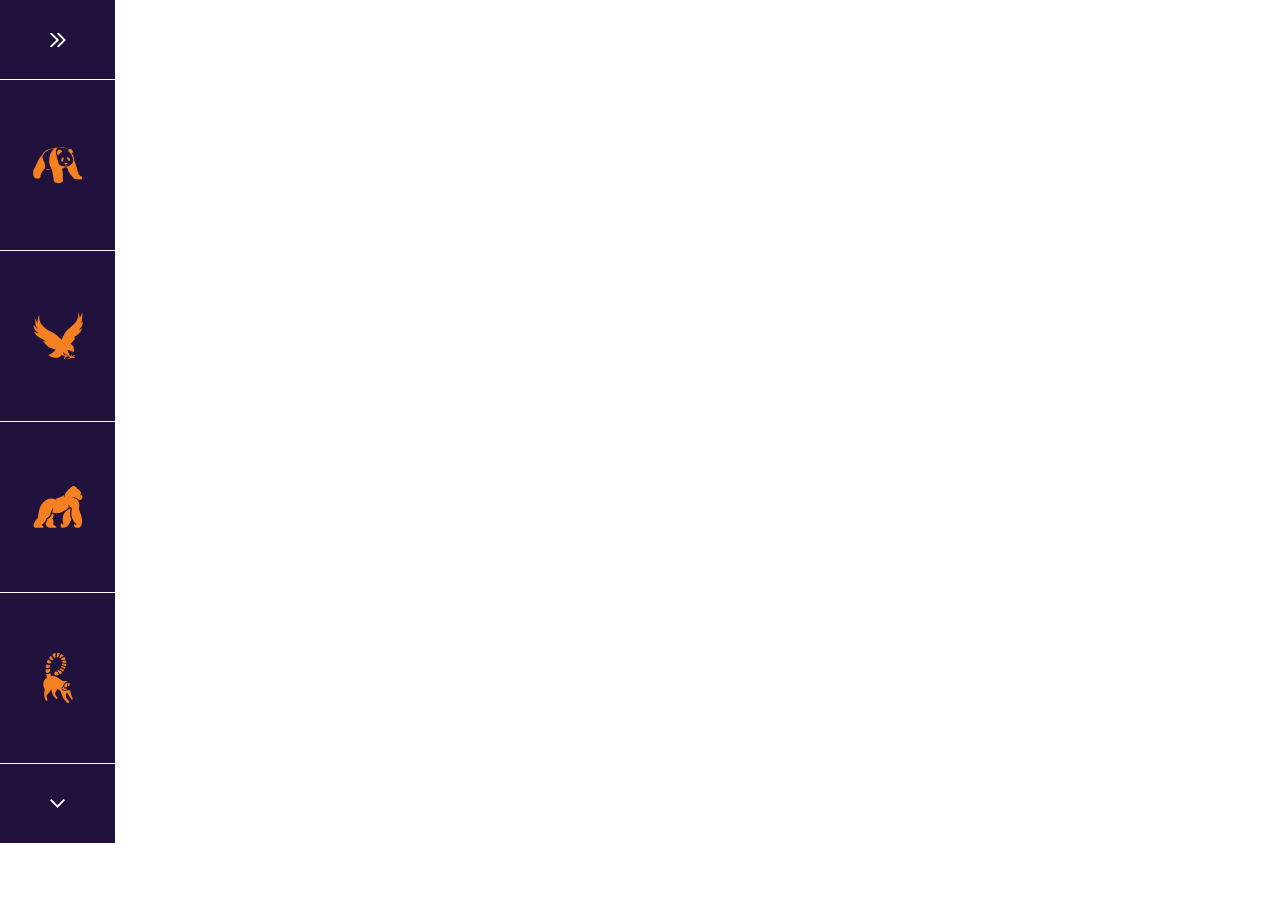
<file: pages/zoos/sidebar/sidebar.html>
<!DOCTYPE html>
<html lang="en">
   <head>
      <meta charset="UTF-8">
      <meta http-equiv="X-UA-Compatible" content="IE=edge">
      <meta name="viewport" content="width=device-width, initial-scale=1.0">
      <title>Sidebar online-zoo</title>
      <!--Google Fonts-->
      <link rel="preconnect" href="https://fonts.gstatic.com">
      <link href="https://fonts.googleapis.com/css2?family=Montserrat:wght@400;500;600;700;800;900&display=swap" rel="stylesheet">
      <!--Normalize-->
      <link rel="stylesheet" href="normalize.css">
      <!--Project style-->
      <link rel="stylesheet" href="style.css">
      <!--Favicon-->
      <link rel="apple-touch-icon" sizes="180x180" href="../../../assets/icons/fav/apple-touch-icon.png">
      <link rel="icon" type="image/png" sizes="32x32" href="../../../assets/icons/fav/favicon-32x32.png">
      <link rel="icon" type="image/png" sizes="16x16" href="../../../assets/icons/fav/favicon-16x16.png">
      <link rel="manifest" href="../../assets/icons/fav/site.webmanifest">
   </head>
<body>

<aside class="view__sidebar sidebar">
   <ul class="sidebar__body">
      <li class="sidebar__top">
         <p class="sidebar__name">
            <span>LIVE</span>
            <img src="../../../assets/icons/view.svg" alt="">
         </p>
         <img src="../../../assets/icons/sidebar_arrow2.svg" alt="" class="sidebar__arrows">
      </li>
      <li class="sidebar__item current-sidebar">
         <div>
            <a href="" class="sidebar__link">
               <div class="sidebar__icon">
                  <svg class="img" width="60" height="45" viewBox="0 0 60 45" fill="none" xmlns="http://www.w3.org/2000/svg">
                     <path fill-rule="evenodd" clip-rule="evenodd" d="M21.2527 27.8338C18.8342 28.5556 16.3968 28.4446 13.9408 26.8344C13.7521 27.0685 13.5588 27.3041 13.3636 27.5422C12.8796 28.1322 12.3835 28.737 11.9159 29.3699C11.5691 29.8604 11.2457 30.3694 10.9222 30.8783C10.5988 31.3873 10.2754 31.8962 9.92857 32.3867C9.15987 33.4786 8.87864 34.6631 8.95363 35.9772C9.04738 37.6614 8.37243 38.5127 6.7038 38.8088C3.2728 39.4196 0.198026 36.9026 0.179278 33.4786C0.179278 33.1443 0.173234 32.81 0.167211 32.4768C0.158232 31.9801 0.1493 31.486 0.160522 30.9986C0.192046 29.6916 0.766871 28.5547 1.33912 27.4228C1.44755 27.2084 1.55588 26.9941 1.66041 26.7789C1.93091 26.2252 2.20395 25.6723 2.477 25.1194C3.49091 23.0665 4.50515 21.0128 5.39139 18.9131C6.69412 15.836 8.65109 13.1894 10.615 10.5334L10.615 10.5334L10.615 10.5334L10.615 10.5334C11.0253 9.97849 11.4359 9.4232 11.8409 8.86349C11.8604 8.83947 11.8811 8.81545 11.9021 8.7911C11.9621 8.72166 12.0243 8.64959 12.0659 8.56737C14.2595 4.62525 18.1592 3.69986 22.1714 2.92254C23.1609 2.73405 24.1423 2.49797 25.1231 2.26202C26.261 1.98829 27.398 1.71476 28.546 1.51596C30.6458 1.1458 32.8019 0.849683 34.9392 0.775652C37.4703 0.683114 39.6076 1.84909 41.5013 3.45926C38.6327 2.01566 35.5579 1.51596 32.3707 1.58999C31.5645 1.6085 30.7583 1.68253 29.9521 1.77507C28.7897 1.90462 28.3022 2.75597 27.9835 3.73687C27.1586 6.2354 27.3273 8.69692 28.2085 11.1769C28.4209 11.7728 28.5533 12.4015 28.6852 13.0279C28.7745 13.4521 28.8636 13.8752 28.9772 14.2862C29.122 14.7985 29.2634 15.3124 29.4048 15.8266L29.4048 15.8268C29.9225 17.7091 30.4412 19.5946 31.1333 21.4117C31.4145 22.1705 32.3519 22.9108 33.1581 23.2069C36.3266 24.3359 39.5701 24.9466 42.9262 23.8177C47.1446 22.3926 49.3194 17.9507 47.7258 13.8235C47.2151 12.5161 46.6094 11.2488 46.0011 9.97613L46.0011 9.97606L46.0007 9.9752L46.0005 9.97483L45.9996 9.97298C45.8937 9.75146 45.7878 9.52977 45.6822 9.30768C45.5851 9.10226 45.3853 8.93738 45.1893 8.77554C45.1203 8.71866 45.0519 8.66215 44.9885 8.60439C44.746 8.3773 44.4932 8.15631 44.2397 7.93468C43.7287 7.488 43.2148 7.0387 42.7762 6.53153C42.1575 5.80974 42.1762 4.90286 42.7199 4.12554C43.2449 3.36673 44.0886 3.18165 44.9697 3.32971C46.3384 3.55181 47.2196 4.38464 47.6696 5.62465C48.1008 6.82765 47.6883 7.86408 46.6196 8.77095C48.0258 9.91843 48.4945 11.5656 48.907 13.1943C49.0631 13.811 49.147 14.4474 49.2311 15.0854L49.2311 15.0855L49.2312 15.0855L49.2312 15.0856C49.3288 15.8261 49.4267 16.5686 49.6382 17.2845C49.9914 18.4699 50.4152 19.6393 50.8394 20.8098C51.2034 21.8141 51.5677 22.8192 51.888 23.8362C52.3039 25.138 52.6869 26.4507 53.0696 27.7625L53.0697 27.7626L53.0697 27.7627L53.0698 27.7629C53.3943 28.8753 53.7187 29.9871 54.0628 31.0912C54.2546 31.7065 54.5001 32.3067 54.7453 32.9062L54.7453 32.9063L54.7453 32.9064L54.7454 32.9065C54.8836 33.2446 55.0218 33.5825 55.1503 33.9228C55.5611 34.9993 56.4916 35.4839 57.4137 35.9643C57.5856 36.0539 57.7572 36.1432 57.9251 36.2363C58.7875 36.7175 59.2375 37.3467 59.0125 38.3461C58.8062 39.29 58.1875 39.8823 57.0439 39.8453C54.7003 39.7527 52.3755 39.5306 50.0506 39.29C49.6569 39.253 49.2444 38.8459 48.9632 38.5127C47.3883 36.6435 45.8322 34.7557 44.2948 32.8679C43.2261 31.5539 42.4387 30.1103 42.0262 28.4631C41.8509 27.7853 41.4935 27.1413 41.1402 26.5047L41.1402 26.5046L41.1401 26.5045L41.1401 26.5045C41.04 26.3241 40.9402 26.1443 40.845 25.9645C40.7513 25.7795 40.4888 25.6129 40.2826 25.5759L40.1345 25.5469C38.9467 25.3138 37.7652 25.082 36.7391 26.1126C36.4779 26.3889 36.0496 26.5368 35.6759 26.6659L35.6704 26.6678C35.0142 26.8899 34.7143 27.2971 34.958 27.9264C35.8229 30.2155 35.7576 32.5542 35.6921 34.8983V34.8984C35.6596 36.0604 35.6272 37.2238 35.7079 38.3832C35.7413 38.8274 35.8042 39.2715 35.8672 39.7157C35.9459 40.271 36.0246 40.8262 36.0454 41.3814C36.0642 41.8071 35.8767 42.4178 35.5767 42.6399C33.0831 44.4907 30.2896 44.8053 27.421 43.7874C25.9961 43.2692 25.04 42.2513 24.815 40.5115C24.3838 36.9026 23.8026 33.3121 23.0526 29.7586C22.7825 28.4256 22.1326 27.1527 21.4994 25.9127L21.4989 25.9116L21.4966 25.9071C21.4274 25.7716 21.3585 25.6366 21.2902 25.5019C19.4904 21.9669 18.9842 18.3024 19.6216 14.3788C20.1466 11.1214 20.859 8.01214 23.0526 5.43958C23.505 4.91414 24.0425 4.46328 24.5778 4.01422C24.7967 3.8306 25.0152 3.64727 25.2274 3.45926C25.2595 3.43212 25.2938 3.40608 25.3285 3.3798C25.4356 3.29855 25.5458 3.21496 25.6024 3.08911C22.7151 3.12612 20.1091 3.92195 17.5405 5.10644C15.1343 6.19574 13.7554 8.13837 12.3593 10.1054L12.3593 10.1054L12.3592 10.1054L12.3592 10.1054C12.0475 10.5447 11.7348 10.9851 11.4097 11.4175C11.2785 11.6026 11.2785 11.9173 11.2972 12.1764C11.5725 14.7672 12.5845 17.1275 13.5944 19.483L13.6595 19.6349C13.8604 20.0844 13.9656 20.5811 14.0709 21.0778L14.0709 21.0778C14.113 21.2765 14.155 21.4751 14.2033 21.6708C14.3157 22.1705 14.4282 22.6887 14.4657 23.2069C14.4734 23.3123 14.4817 23.4183 14.49 23.5248L14.49 23.5248C14.5433 24.204 14.5979 24.9014 14.4845 25.5574C14.2595 26.7234 14.3532 27.075 15.5719 27.2601C15.965 27.2989 16.3613 27.3377 16.7594 27.3767L16.7595 27.3767C18.2603 27.5236 19.7858 27.6729 21.2527 27.8338ZM30.2896 10.4555C29.2022 10.0113 28.7522 8.95639 28.6023 7.71638C28.4335 6.36532 29.6709 4.68113 31.1146 4.18143C32.2582 3.79276 33.8706 4.42202 34.5081 5.53248C34.883 6.19876 35.033 6.73548 34.2081 7.30922C33.2747 7.95418 32.4077 8.6834 31.4722 9.47023L31.4722 9.47028L31.4721 9.4703C31.0923 9.7898 30.7011 10.1188 30.2896 10.4555ZM33.8518 16.1368C33.5144 17.5989 34.4705 18.7648 35.633 18.6723C35.7382 18.3411 35.8389 18.0168 35.9381 17.6969L35.9381 17.6968L35.9382 17.6965L35.9383 17.6963C36.1219 17.1047 36.3007 16.5282 36.4954 15.9517C36.547 15.8075 36.6182 15.6672 36.6893 15.5272C36.7733 15.3617 36.8571 15.1967 36.9079 15.0263C37.0579 14.4896 37.2266 13.7863 36.5329 13.6197C36.0267 13.5087 35.2205 13.6752 34.9018 14.0269C34.3956 14.5821 34.0206 15.3779 33.8518 16.1368ZM40.545 14.0639C40.6287 13.9537 40.7058 13.8336 40.7817 13.7155C40.9607 13.4367 41.133 13.1684 41.37 13.0645C41.6137 12.9534 42.1387 13.1755 42.4011 13.3976C42.459 13.4468 42.5171 13.4959 42.5753 13.5452L42.5754 13.5452C43.1966 14.0708 43.8303 14.6069 44.276 15.2669C44.5197 15.6555 44.426 16.3773 44.2573 16.8585C44.126 17.2102 43.6385 17.5803 43.2636 17.6543C43.0198 17.6913 42.6261 17.2472 42.3824 16.951C41.9699 16.4513 41.6137 15.9331 41.2575 15.3779C41.076 15.1347 40.9393 14.8561 40.7792 14.5299L40.7792 14.5299C40.7078 14.3844 40.6318 14.2294 40.545 14.0639ZM41.5269 20.7154L41.5387 20.7082C41.5334 20.6766 41.5266 20.6435 41.5195 20.6093C41.5017 20.5234 41.4825 20.4307 41.4825 20.338C41.3825 20.3134 41.2825 20.2805 41.1825 20.2476C40.9825 20.1818 40.7826 20.1159 40.5826 20.1159C39.8139 20.1159 39.0452 20.1345 38.2952 20.227C37.9953 20.264 37.639 20.4676 37.5078 20.6897C37.4328 20.8192 37.6765 21.2264 37.8828 21.4115C37.9923 21.5196 38.153 21.5582 38.3163 21.5975C38.4325 21.6255 38.5501 21.6537 38.6515 21.7076C38.8577 21.8187 39.2327 22.0407 39.2139 22.1333C39.1389 22.3924 38.9514 22.6515 38.7265 22.8366C38.6175 22.9321 38.4617 22.966 38.2691 23.0079C38.1634 23.0309 38.0465 23.0563 37.9203 23.0957C38.648 23.0486 39.3225 23.0015 39.9971 22.9544C40.3827 22.9274 40.7683 22.9005 41.1638 22.8736C40.9424 22.7765 40.6888 22.747 40.4446 22.7187C39.9441 22.6606 39.4832 22.6071 39.4202 21.9852C40.1843 21.5252 40.8559 21.1201 41.5269 20.7154Z"/>
                  </svg>
               </div>
               <p class="sidebar__text">Watch live from China's  Panda Center</p>
            </a>
         </div>
      </li>
      <li class="sidebar__item">
         <div>
            <a href="../eagle/eagle.html" class="sidebar__link">
               <div class="sidebar__icon">
                  <svg class="img" width="49" height="48" viewBox="0 0 49 48" fill="none" xmlns="http://www.w3.org/2000/svg">
                     <path d="M15.0228 42.5528C18.2844 41.7814 20.3465 39.6161 22.4355 37.3154C22.1525 37.2343 21.9368 37.1666 21.7212 37.1125C18.8505 36.3817 16.2088 35.1366 13.7828 33.445C12.2868 32.4029 11.0603 31.0902 10.1304 29.4933C10.0091 29.2903 9.91472 29.0738 9.82037 28.8573C9.79342 28.8031 9.79342 28.7355 9.76646 28.546C10.683 28.8302 11.5455 29.1009 12.3946 29.3715C12.4216 29.3445 12.4351 29.3309 12.462 29.3039C12.3677 29.2227 12.2868 29.1415 12.1925 29.0738C11.0873 28.3565 10.0091 27.6122 8.89041 26.9356C7.61003 26.1507 6.26226 25.474 5.02231 24.662C3.36455 23.5658 2.19199 22.0231 1.34289 20.2367C1.30246 20.1555 1.28898 20.0743 1.2755 19.9931C1.26202 19.9525 1.2755 19.8984 1.2755 19.7766C2.65023 20.372 3.93061 21.2111 5.52098 21.0622C2.39415 19.2623 0.45336 16.7452 0.588138 12.9559C1.92243 14.431 3.22977 15.8926 4.53711 17.3541C4.56407 17.3271 4.6045 17.2865 4.63145 17.2594C4.09235 16.2038 3.45889 15.1753 3.05456 14.0656C2.65023 12.9559 2.38067 11.7514 2.2459 10.5741C2.11112 9.39668 2.21894 8.19224 2.21894 7.00133C2.28633 6.98779 2.35372 6.98779 2.40763 6.97426C3.04108 8.40877 3.67453 9.84328 4.30799 11.2913C4.37538 11.2913 4.44276 11.2778 4.51015 11.2778C4.4832 8.6659 4.76623 6.10814 5.96575 3.76692C6.01966 3.76692 6.07357 3.76692 6.12748 3.78045C6.12748 4.36237 6.15444 4.93076 6.12748 5.51269C5.97923 8.36817 7.07092 10.8041 8.70173 13.0236C9.79342 14.4987 11.1412 15.7302 12.5968 16.8399C14.5106 18.3015 16.6536 19.3706 18.7965 20.4262C20.7912 21.4005 22.5433 22.7268 24.1876 24.2154C25.185 25.1221 26.2228 25.9747 27.2471 26.8544C27.5301 27.098 27.8131 27.3686 28.1366 27.6664C28.6622 26.4484 29.1474 25.3116 29.6326 24.1613C30.8052 21.4276 32.5708 19.127 34.7542 17.1376C36.4928 15.5542 38.2584 14.025 39.997 12.4552C42.3556 10.3169 43.8247 7.66445 44.2964 4.4977C44.4716 3.37446 44.3907 2.19708 44.4312 1.0603C44.4312 0.870836 44.4312 0.66784 44.4986 0.464844C45.3476 2.41361 45.5903 4.47064 45.7924 6.60887C46.628 4.9037 47.4502 3.19853 48.2858 1.47983C48.3532 1.49336 48.4206 1.50689 48.4745 1.52042C48.3801 3.26619 48.3667 5.01196 48.1645 6.7442C47.9623 8.4629 47.5715 10.1545 47.2615 11.792C47.6793 11.1425 48.1645 10.3981 48.7306 9.54555C48.771 11.2101 48.7171 12.7123 48.0162 14.1333C47.3289 15.5407 46.2237 16.5963 45.0242 17.6383C45.6846 17.7737 46.2102 17.5436 46.7224 17.2865C47.2211 17.0429 47.6793 16.7452 48.2588 16.4068C48.2049 16.664 48.178 16.8399 48.1241 17.0023C47.3963 18.9781 46.2641 20.6833 44.5659 21.9419C43.5282 22.7268 42.423 23.417 41.3987 24.2019C40.7518 24.7026 40.2935 25.0139 40.2666 25.7041C40.6978 25.5552 41.1157 25.4199 41.6143 25.2575C40.7787 28.1265 38.5684 29.8858 36.641 31.9428C36.8297 32.024 36.978 32.0781 37.1262 32.1458C38.0832 32.5383 38.8918 33.1337 39.4444 34.0269C39.8622 34.69 39.9566 35.3938 39.7814 36.1651C39.7274 36.3952 39.8622 36.7065 40.0105 36.9095C40.4687 37.6132 40.5361 38.3304 40.1318 39.0612C39.7409 39.7785 39.094 40.1303 38.2449 40.1845C38.9188 38.9665 38.8918 38.6958 37.9753 38.0462C37.881 38.547 37.7867 39.0206 37.6923 39.5213C37.0858 39.0206 36.5602 38.4252 35.8998 38.0733C35.2259 37.7214 34.4307 37.6267 33.622 37.3966C33.6625 37.5726 33.6625 37.6808 33.7029 37.7756C34.2959 39.2777 34.8485 40.807 35.5224 42.2821C35.765 42.8234 36.2502 43.2835 36.695 43.6895C37.1128 44.0685 37.4093 43.9331 37.571 43.3783C37.6788 42.9858 37.7193 42.5798 37.7866 42.1874C37.854 41.8355 38.0427 41.6866 38.2853 41.7949C38.3392 42.1197 38.4066 42.3768 38.4201 42.634C38.4336 42.9046 38.4336 43.1888 38.3797 43.4459C38.3258 43.676 38.1775 43.8925 38.0697 44.1091C38.0966 44.1497 38.1371 44.1767 38.164 44.2173C38.5279 43.9737 38.9053 43.7301 39.2557 43.473C39.4309 43.3377 39.5657 43.1617 39.7274 43.0129C40.3609 42.431 40.6709 42.4716 41.1156 43.2429C40.873 43.2159 40.6574 43.1753 40.4283 43.1482C40.3878 44.1497 39.3366 44.1361 38.9053 44.8128C39.4175 44.7857 39.8757 44.7451 40.3339 44.7451C41.0348 44.7451 41.3178 45.0699 41.183 45.7872C40.9809 45.3 40.6439 45.3676 40.3205 45.503C39.6331 45.7872 38.9323 45.6924 38.2314 45.5977C37.4632 45.4894 36.7758 45.5977 36.1154 46.0578C35.6841 46.3691 35.2394 46.6668 34.6194 46.5315C34.4846 46.5044 34.242 46.951 34.0668 47.1675C33.7838 46.7886 33.7972 46.4232 34.269 46.1255C34.5655 45.936 34.9159 45.8413 35.2394 45.706C35.4415 45.6248 35.6572 45.5571 35.8324 45.4218C36.2232 45.124 36.2232 44.9346 35.8459 44.6369C34.9159 43.879 33.9859 43.1347 33.056 42.3768C32.9751 42.3092 32.8808 42.255 32.7999 42.2415C31.5734 42.1332 30.8995 41.3212 30.3874 40.3333C30.2796 40.1168 30.1987 39.8191 29.9022 40.0085C29.7404 40.1168 29.5652 40.4416 29.6192 40.604C29.9022 41.6731 30.5222 42.5122 31.4791 43.0535C31.8969 42.9858 31.9778 41.9573 32.5708 42.5798C32.5169 42.8099 32.4764 42.9452 32.4495 43.0805C32.6112 43.1076 32.7864 43.1753 32.9481 43.1617C33.2177 43.1617 33.4873 43.1076 33.7568 43.0805C33.7703 43.1347 33.7838 43.2023 33.7972 43.2565C33.6086 43.3512 33.4199 43.4459 33.1638 43.5813C34.4577 43.6489 34.4577 43.6489 34.5116 44.3391C34.0938 43.9331 33.6894 44.2579 33.2851 44.3121C32.3686 44.4203 31.7352 44.8534 31.3982 45.7601C31.2904 46.0443 30.9939 46.2473 30.7243 46.5586C30.7378 46.5992 30.7782 46.7345 30.8052 46.8833C30.2256 46.6803 30.0909 46.3962 30.3739 45.8819C30.5895 45.4894 30.8726 45.124 31.1287 44.7451C31.3578 44.4068 31.3578 44.1226 30.9265 43.9331C30.2256 43.6219 29.6326 43.1212 28.8105 43.04C28.5005 43.0129 28.2309 42.5934 27.921 42.3227C27.7727 42.5663 27.5705 42.8505 27.4088 43.1753C26.9371 44.1361 26.1419 44.718 25.1445 44.9887C22.0042 45.8548 19.0391 45.3676 16.2762 43.6489C15.818 43.3783 15.481 42.9587 15.0228 42.5528Z"/>
                  </svg>
               </div>
               <p class="sidebar__text">Watch The Bald Eagles Nest from West End cam</p>
            </a>
         </div>
      </li>
      <li class="sidebar__item">
         <div>
            <a href="../gorilla/gorilla.html" class="sidebar__link">
               <div class="sidebar__icon">
                  <svg class="img" width="56" height="48" viewBox="0 0 56 48" fill="none" xmlns="http://www.w3.org/2000/svg">
                     <path fill-rule="evenodd" clip-rule="evenodd" d="M38.8261 21.1612L38.8276 21.1642C39.3305 22.2017 39.8334 23.2392 40.3546 24.3226C40.2226 24.427 40.0889 24.5348 39.9532 24.6442L39.9531 24.6442C39.6466 24.8914 39.3299 25.1466 39 25.3887C38.6334 25.6562 38.2698 25.9275 37.9064 26.1987L37.9062 26.1988C37.0087 26.8685 36.1123 27.5374 35.1742 28.1458C31.7969 30.3422 28.0717 31.2337 24.0629 30.8845C23.0835 30.8018 22.0493 30.4617 21.6374 30.1768C21.8751 28.525 22.1035 26.9189 22.332 25.313L22.333 25.306C22.3056 25.2968 22.2759 25.2899 22.2462 25.283L22.2461 25.283C22.2163 25.2761 22.1866 25.2692 22.1591 25.26C22.0699 25.4418 21.9815 25.6236 21.8931 25.8051C21.6733 26.2569 21.4541 26.7074 21.2256 27.1532C20.632 28.3308 20.234 29.5814 19.8351 30.8347L19.8351 30.8347C19.7235 31.1855 19.6118 31.5365 19.4957 31.8862C18.7635 34.0643 17.4547 35.7369 15.2306 36.5548C15.1207 36.6008 15.0292 36.7846 14.9834 36.9225C14.8938 37.2083 14.8141 37.4974 14.7344 37.7863C14.6271 38.1756 14.5199 38.5645 14.3885 38.9443C13.8851 40.4148 12.9424 41.5544 11.6702 42.4274C11.1027 42.8134 10.5352 43.2086 9.99524 43.6313C9.52846 43.9898 9.54676 44.146 10.0044 44.5044C10.0939 44.5746 10.184 44.6437 10.2738 44.7127C10.5605 44.9327 10.8449 45.151 11.1027 45.3959C11.5237 45.8003 11.7159 46.3149 11.5603 46.9031C11.5237 47.0409 11.3132 47.2247 11.1851 47.2247C8.18301 47.2431 5.17179 47.2431 2.16972 47.2339C2.05988 47.2339 1.90429 47.1972 1.84022 47.1236C1.74826 47.0112 1.65412 46.8993 1.5597 46.787L1.55966 46.7869C1.22181 46.3851 0.880435 45.9791 0.622918 45.5337C0.45817 45.2488 0.439864 44.7709 0.549696 44.4493C1.6114 41.2051 2.97515 38.1264 5.54705 35.7645C5.65688 35.6634 5.72095 35.4428 5.7301 35.2866C5.79417 32.9523 6.06875 30.6363 6.66367 28.3847C7.17622 26.4364 7.72538 24.488 8.69556 22.6959C10.4803 19.4242 12.7868 16.6947 16.3289 15.2243C19.3767 13.9652 22.3513 14.1582 25.2527 15.647C25.651 15.8532 26.0113 16.136 26.3622 16.4114C26.5273 16.541 26.6904 16.669 26.8544 16.7866C26.5249 16.0698 25.9483 15.4816 25.3259 14.9394C25.9121 14.7155 26.5004 14.4988 27.0876 14.2825C29.6825 13.3268 32.2571 12.3785 34.5335 10.8497C34.6337 11.1998 34.7322 11.5534 34.8311 11.909L34.8313 11.9095C34.9583 12.3659 35.0863 12.8255 35.22 13.2851C35.2566 13.3954 35.3298 13.4965 35.4213 13.5884C35.2383 12.4488 35.2383 11.3092 35.6685 10.2615C36.0712 9.26897 36.5563 8.26723 37.1786 7.40335C38.7071 5.30797 40.5468 3.4883 42.597 1.89838L42.5971 1.89828C42.6795 1.83398 42.7618 1.76968 42.8533 1.70538C43.0003 1.61119 43.1459 1.51083 43.2918 1.41025L43.2919 1.41021C44.0003 0.92203 44.7159 0.428861 45.6265 0.611744C47.1276 0.905832 48.3815 1.69619 49.2418 2.99202C49.489 3.35963 49.7727 3.61696 50.1663 3.75481C51.1914 4.11323 51.9602 4.72898 52.4544 5.73072C52.6336 6.09673 52.892 6.42086 53.1508 6.74551C53.2754 6.90182 53.4001 7.05825 53.5161 7.21954C53.7541 7.55039 53.7999 7.8261 53.5345 8.21209C53.3148 8.53375 53.205 8.96569 53.1409 9.36087C53.0585 9.82958 53.2416 10.1329 53.7358 10.3902C55.0263 11.0519 55.7769 12.5315 55.0629 14.0295C54.944 14.2777 54.8341 14.5258 54.7334 14.7831C54.2575 16.0146 53.3514 16.4466 52.1066 16.0146C52.0938 16.0103 52.0808 16.0061 52.0677 16.0018C52.0597 15.9992 52.0517 15.9966 52.0437 15.9939C51.9802 15.9733 51.9167 15.9526 51.8687 15.9319C51.6398 16.2536 51.411 16.566 51.1639 16.8969C51.1288 16.8538 51.0987 16.8224 51.0757 16.7984C51.0447 16.7661 51.0266 16.7473 51.0266 16.7315C51.0998 15.9411 50.6239 15.4724 50.093 14.9945C47.6127 12.7521 44.574 13.1564 42.4963 14.4523C42.7299 14.4047 42.9613 14.3528 43.1921 14.3011C43.6304 14.2027 44.0662 14.1049 44.5099 14.0387C47.1459 13.6711 49.4341 14.8566 50.6514 17.2277C51.4934 18.8636 52.0883 20.573 51.9419 22.4662L51.9403 22.4883V22.4884C51.9133 22.8592 51.8839 23.263 51.7314 23.5874C51.2005 24.727 51.3653 25.8758 51.6582 27.0062L51.7121 27.2168L51.7122 27.2169C51.987 28.2909 52.2691 29.3935 52.7931 30.3422C54.8158 33.9908 54.9806 37.9334 54.8341 41.9311C54.7701 43.6497 54.2209 45.1753 52.8114 46.2873C52.0243 46.9123 51.1822 47.3442 50.1297 47.2615C49.6446 47.2247 49.1503 47.2155 48.6652 47.2615C47.75 47.3626 47.1184 46.9031 46.5784 46.2598C45.9927 45.5705 45.7272 44.7709 45.892 43.8703C45.9377 43.6314 46.1116 43.3373 46.313 43.227C46.5659 43.0921 46.7506 43.2793 46.9378 43.469C46.9673 43.499 46.9969 43.529 47.0269 43.5578C47.309 43.8319 47.6815 44.0334 48.0366 44.2253L48.0367 44.2254L48.0429 44.2287C48.354 44.3941 48.5188 44.2563 48.5554 43.9071C48.592 43.4935 48.4639 43.1443 48.1527 42.8778C46.4045 41.3797 45.3062 39.4222 44.3177 37.3912C43.558 35.8196 43.073 34.1746 42.8991 32.4284C42.7709 31.1142 42.9997 29.8368 43.2469 28.5593C43.3658 27.9803 43.4848 27.3922 43.5214 26.7948C43.6038 25.6093 43.1919 24.6075 42.176 23.9734C40.9221 23.1922 39.8055 22.2548 38.9085 21.0785C38.9177 21.106 38.8719 21.1336 38.8261 21.1612ZM41.5078 25.3334C42.0387 25.7654 42.2309 26.2616 42.121 26.8774C42.0533 27.2756 41.9788 27.6726 41.9043 28.0697L41.9042 28.0699C41.7672 28.8001 41.6301 29.5305 41.5353 30.2686C41.2241 32.7591 41.8007 35.1118 42.7617 37.3818C42.9356 37.7954 42.9539 38.1263 42.7709 38.5398C41.938 40.433 41.0319 42.2803 39.8603 43.9988C38.341 46.2229 36.2176 47.2522 33.5633 47.2522C33.4064 47.2522 33.2504 47.2547 33.0947 47.2572H33.0947C32.7325 47.2629 32.3722 47.2687 32.0073 47.243C31.8243 47.2338 31.5955 47.1143 31.4948 46.9673C30.6436 45.8093 30.79 43.4107 31.7694 42.3538C31.8792 42.2343 32.1263 42.124 32.2636 42.17C32.368 42.2074 32.442 42.3667 32.5104 42.514C32.5259 42.5475 32.5412 42.5804 32.5565 42.6111C32.5943 42.6869 32.6217 42.7705 32.649 42.8536C32.6945 42.9921 32.7396 43.1292 32.8311 43.2268C32.9958 43.4198 33.2796 43.6956 33.4626 43.6588C33.6548 43.622 33.847 43.282 33.9294 43.043C34.0118 42.8133 33.9843 42.5284 33.9386 42.2894C33.8722 41.953 33.789 41.6189 33.706 41.2855C33.56 40.6992 33.4145 40.1149 33.3619 39.5232C33.1148 36.8672 33.3528 34.2572 34.4969 31.8034C34.7623 31.2428 35.0643 30.673 35.4579 30.1951C35.8698 29.6804 36.3823 29.2301 36.904 28.8257C37.4394 28.4033 37.991 28.0039 38.5434 27.6039C38.9165 27.3338 39.29 27.0633 39.659 26.7855C40.0704 26.471 40.4778 26.1482 40.8921 25.8199L40.8922 25.8199L40.8926 25.8195C41.0956 25.6587 41.3002 25.4966 41.5078 25.3334ZM21.8366 31.8675C21.6016 31.7977 21.3654 31.7275 21.1249 31.6565C21.0433 31.8339 20.9643 32.0138 20.885 32.1944C20.7507 32.5003 20.6155 32.808 20.4659 33.1086C19.5598 34.9466 18.3699 36.5457 16.5302 37.575C16.3838 37.6577 16.2831 37.8691 16.2282 38.0437C15.7889 39.5234 15.2397 40.9387 14.2238 42.1334C14.1505 42.2253 14.0865 42.3907 14.1139 42.4918C14.4343 43.5119 14.7638 44.5321 15.1207 45.5338C15.1848 45.7084 15.377 45.8738 15.5509 45.9749C16.2007 46.3425 16.8506 46.701 17.5187 47.041C17.7384 47.1513 17.9947 47.2524 18.2326 47.2524C20.168 47.2662 22.0982 47.2644 24.031 47.2627C24.6758 47.2621 25.3209 47.2616 25.9666 47.2616H26.5341C26.4725 47.1349 26.4224 47.0113 26.3749 46.8943C26.2812 46.6634 26.1979 46.4583 26.0582 46.3058C25.7104 45.929 25.3168 45.5705 24.8958 45.2857C24.5004 45.0186 24.0712 44.7969 23.6435 44.576C23.5267 44.5156 23.4099 44.4553 23.294 44.3942C22.8364 44.1461 22.6351 43.7785 22.6717 43.2638C22.6778 43.1413 22.692 43.0187 22.7062 42.8962C22.7134 42.8349 22.7205 42.7737 22.7266 42.7124C22.7546 42.4341 22.7894 42.155 22.8243 41.8756C22.9035 41.2413 22.9829 40.6053 22.9829 39.9737C22.9829 38.6595 22.3971 37.5291 21.5642 36.5365C23.0103 35.4521 23.294 33.9173 23.4313 32.3366C22.8813 32.1779 22.3618 32.0235 21.8366 31.8675Z"/>
                  </svg>
               </div>
               <p class="sidebar__text">Livestream from Gorilla Forest Corridor habitat cam</p>
            </a>
         </div>
      </li>
      <li class="sidebar__item">
         <div>
            <a href="../lemur/lemur.html" class="sidebar__link">
               <div class="sidebar__icon">
                  <svg class="img" width="33" height="56" viewBox="0 0 33 56" fill="none" xmlns="http://www.w3.org/2000/svg">
                     <path fill-rule="evenodd" clip-rule="evenodd" d="M15.9437 0.0080382C16.8064 -0.04113 17.6291 0.139154 18.4758 0.442357C18.4478 0.52365 18.4219 0.603548 18.3964 0.68205L18.3964 0.682067C18.3346 0.872615 18.2754 1.05494 18.1962 1.22905C17.9527 1.76567 17.7051 2.3023 17.4576 2.83893L17.4574 2.83931C17.2098 3.37606 16.9621 3.91281 16.7185 4.44956L16.7178 4.45107L16.7178 4.4511C16.586 4.74212 16.5221 4.88305 16.4137 4.94194C16.3119 4.99725 16.1708 4.98022 15.8972 4.94719L15.8479 4.94125C15.5683 4.90847 15.4006 4.78555 15.3606 4.50693C15.3437 4.38957 15.3222 4.27164 15.3008 4.15359L15.3008 4.15355L15.3008 4.15352L15.3007 4.15349L15.3007 4.15345L15.3007 4.15342L15.3007 4.15339L15.3007 4.15337L15.3007 4.15333C15.2413 3.82633 15.1816 3.49844 15.2168 3.17939C15.305 2.39103 15.4478 1.60776 15.5905 0.825574L15.5905 0.825125L15.5906 0.824695C15.6288 0.615251 15.667 0.405884 15.7041 0.196516C15.7201 0.122764 15.8559 0.0162329 15.9437 0.0080382ZM10.5605 2.66235L10.5607 2.66261C11.0903 3.47072 11.6086 4.26143 12.1494 5.03822C12.3491 5.33323 12.6207 5.59546 13.06 5.41518C13.731 5.15295 13.8987 4.97267 13.699 4.25153C13.4601 3.37499 13.6084 2.53212 13.7572 1.6863L13.7572 1.68618L13.7572 1.68607L13.7572 1.68597L13.7573 1.68588L13.7573 1.68578L13.7573 1.68568L13.7573 1.68558L13.7573 1.68548L13.7573 1.6854L13.7574 1.68531L13.7574 1.68522L13.7574 1.68511L13.7574 1.685C13.7727 1.59817 13.788 1.5113 13.8028 1.42436C13.8588 1.11297 13.8508 0.768789 13.7789 0.457391C13.7469 0.309886 13.4594 0.0886299 13.3475 0.113214C12.1254 0.424612 11.0551 1.03921 10.0327 1.85868C10.2107 2.12854 10.3862 2.39639 10.5605 2.66235ZM7.42181 8.91345C7.98141 9.33261 8.54265 9.75301 9.11383 10.1785C8.92213 11.1209 8.4269 11.6535 7.46039 11.7601C6.12645 11.8994 5.00019 11.3421 3.98576 10.5063C3.92985 10.4571 3.90589 10.2768 3.94583 10.1949C4.00518 10.0594 4.06427 9.92361 4.12338 9.78776C4.38246 9.19237 4.64214 8.59558 4.9283 8.0151C5.00513 7.85185 5.13095 7.71567 5.25139 7.5853L5.25141 7.58529L5.25142 7.58527L5.25143 7.58526C5.3063 7.52586 5.36007 7.46768 5.40756 7.40869C6.08609 7.91293 6.75278 8.41231 7.42181 8.91345ZM7.78029 13.9233C6.27062 13.5382 4.80888 13.1612 3.23531 12.7515C3.2016 12.9417 3.16394 13.138 3.12546 13.3385L3.12545 13.3386C3.0545 13.7084 2.98076 14.0927 2.92379 14.4805C2.8691 14.8478 2.83298 15.2183 2.79616 15.5958C2.77383 15.8248 2.75124 16.0564 2.7241 16.2916C3.98615 16.939 5.28015 17.1192 6.55817 16.3653C7.46877 15.8409 7.82821 14.9722 7.78029 13.9233ZM2.78004 18.2657C2.54041 19.5605 2.73212 20.7815 3.17943 21.9697C3.21937 22.0681 3.32321 22.1746 3.41906 22.2074C5.30415 22.8547 7.42886 21.56 7.72441 19.8145C7.76435 19.5769 7.78032 19.3228 7.76435 19.0852C7.66849 18.0445 7.47679 17.897 6.48632 18.0445L6.20096 18.087C5.52117 18.1885 4.84062 18.2902 4.15392 18.3477C3.85227 18.3702 3.54309 18.3386 3.22379 18.306H3.22376H3.22374H3.22372C3.07802 18.2911 2.93021 18.276 2.78004 18.2657ZM8.14763 25.9525C8.78664 24.5594 8.58695 23.5596 7.50862 22.691C6.39035 23.5596 5.09635 23.8792 3.7065 23.9284C3.61065 23.9284 3.4509 24.0677 3.42693 24.1742C3.21127 25.2149 3.51479 26.1409 4.08191 26.9932C4.12732 27.0605 4.21416 27.0951 4.31223 27.1341L4.31228 27.1342L4.3124 27.1342C4.36954 27.157 4.4305 27.1813 4.48929 27.2144C4.46162 27.2334 4.43462 27.2523 4.40789 27.271C4.34204 27.3172 4.2779 27.3621 4.20972 27.4029C2.75597 28.2961 1.58178 29.468 0.886856 31.066C-0.023735 33.172 -0.351227 35.3436 0.4715 37.5807C0.619579 37.9829 0.755787 38.3923 0.891773 38.8011L0.891785 38.8012L0.891796 38.8012L0.891808 38.8012L0.891819 38.8013L0.89183 38.8013L0.891842 38.8013L0.891853 38.8014L0.891865 38.8014L0.891876 38.8014L0.891888 38.8015L0.891899 38.8015L0.891911 38.8015L0.891922 38.8016L0.891933 38.8016L0.891945 38.8016L0.891956 38.8017L0.891968 38.8017C1.00532 39.1424 1.11851 39.4827 1.23831 39.8179C1.6377 40.9488 1.66965 42.1124 1.35014 43.2433C0.4076 46.5457 1.29423 49.5778 2.54829 52.5689C2.65834 52.8189 2.83801 53.045 3.01118 53.263L3.01956 53.2736C3.25919 53.5768 3.57071 53.6751 3.94613 53.544C4.32155 53.4047 4.59313 53.1507 4.57715 52.7491C4.56117 52.2329 4.49727 51.7166 4.37746 51.2167C4.28561 50.8193 4.17379 50.426 4.06198 50.0327L4.06195 50.0326C3.95012 49.6392 3.83829 49.2459 3.74644 48.8485C3.49083 47.7258 3.81833 46.7998 4.71294 46.1032C4.75123 46.0744 4.78871 46.0448 4.82589 46.0154C4.90505 45.9527 4.98288 45.8912 5.0644 45.841C6.41431 45.0461 7.24502 43.8005 7.93196 42.4156C8.12379 42.022 8.37203 41.6554 8.6199 41.2894L8.61994 41.2893C8.7333 41.1219 8.8466 40.9546 8.95438 40.7849L9.05023 40.834C9.09816 41.0635 9.14708 41.2929 9.196 41.5224C9.34278 42.2107 9.48955 42.8991 9.60937 43.5875C10.1445 46.5785 11.8699 48.8321 13.8668 50.9299C14.0637 51.1401 14.3229 51.2944 14.5675 51.4401L14.5777 51.4462C14.9132 51.651 15.2566 51.651 15.5761 51.3806C15.9036 51.102 16.0234 50.7496 15.8797 50.3563C15.7359 49.9793 15.5522 49.6106 15.3285 49.2746C15.0966 48.9309 14.8462 48.6014 14.5959 48.2721L14.5959 48.2721C14.3807 47.989 14.1657 47.7061 13.9626 47.4144C13.0121 46.0541 12.9722 45.0953 13.9067 43.735C14.6496 42.6451 15.1608 41.4568 15.6161 40.1703C15.7432 40.2309 15.8681 40.2871 15.9905 40.3421L15.9906 40.3421L15.9907 40.3422L15.9908 40.3423C16.1989 40.4358 16.3995 40.526 16.5906 40.6292C18.5555 41.7273 19.7617 43.4563 20.4806 45.5788C20.7725 46.4253 21.0242 47.2874 21.2755 48.1485L21.2755 48.1485C21.3405 48.3711 21.4054 48.5935 21.471 48.8157C21.7027 49.6024 22.0781 50.2989 22.5893 50.9217C22.7753 51.1469 22.9612 51.3721 23.1469 51.5972L23.1543 51.6062L23.1617 51.6151L23.1689 51.6239L23.1738 51.6299C24.0876 52.7373 24.9997 53.8428 25.9281 54.9371C26.1917 55.2485 26.5112 55.5435 26.8547 55.7648C27.4777 56.1663 28.0848 56.0434 28.6599 55.478C29.0753 55.0682 29.1472 54.5602 28.7717 53.9128C28.5564 53.5399 28.2786 53.202 28.0054 52.8695L28.0047 52.8687L28.004 52.8678L28.0037 52.8674C27.9532 52.806 27.9029 52.7448 27.8532 52.6836C27.6934 52.4869 27.5097 52.2984 27.318 52.1345C25.6965 50.7168 25.2971 48.8403 25.369 46.7834C25.3806 46.438 25.4217 46.0927 25.4617 45.7567L25.4618 45.7566L25.4618 45.7565C25.4768 45.6302 25.4917 45.5052 25.5048 45.3821C25.7544 45.3332 26.001 45.2843 26.2422 45.2364L26.2445 45.236L26.2451 45.2359C26.69 45.1476 27.1166 45.063 27.5097 44.9888C27.6586 45.3254 27.7979 45.6694 27.9375 46.014L27.9376 46.014L27.9376 46.0142C28.2398 46.7601 28.5432 47.5091 28.9475 48.1929C29.5421 49.2009 30.2467 50.1391 30.951 51.077C31.117 51.2981 31.283 51.5192 31.4476 51.7412C31.7272 52.1181 32.1026 52.4213 32.6138 52.2984C32.8854 52.2329 33.0931 51.479 32.9573 50.9463C32.8295 50.4464 32.6777 49.9384 32.4301 49.4958C31.3278 47.5045 30.9044 45.3165 30.6089 43.0958C30.4571 41.9649 29.8021 41.4568 28.6998 41.6781C26.639 42.096 24.5702 42.3009 22.4695 42.1124C22.3257 42.096 22.1819 42.0632 22.0381 42.0305C20.5524 41.6699 19.9614 40.2604 20.7282 38.8919C20.7521 38.8427 20.7761 38.7936 20.816 38.7526C21.5302 38.0139 21.9172 37.0963 22.3059 36.1749C22.4432 35.8493 22.5808 35.5231 22.7331 35.2043C23.0366 34.5815 23.6117 34.057 24.1629 33.5981C24.8418 33.0409 25.6725 32.7623 26.5272 32.5738C26.647 32.5492 26.8228 32.4345 26.8467 32.3361C26.8707 32.2214 26.7748 32.0083 26.679 31.9592C26.618 31.9297 26.5566 31.8993 26.495 31.8688C26.1287 31.6874 25.7507 31.5002 25.361 31.4511C24.722 31.3692 24.059 31.3856 23.412 31.4511C22.6931 31.5249 22.0541 31.2954 21.4551 31.0004C20.816 30.689 20.209 30.2629 19.6339 29.8368C18.0603 28.6649 16.4708 27.5258 14.6655 26.7473C12.7325 25.9033 10.7276 25.6247 8.65085 25.9361C8.49908 25.9197 8.33135 25.9279 8.14763 25.9525ZM16.9102 24.3705C16.2712 24.7803 15.5763 24.9606 14.8255 24.9606C14.1066 24.936 13.4196 24.7885 12.8365 24.3296C12.1895 23.8297 11.9419 23.0922 12.3173 22.3792C12.557 21.9306 12.8909 21.5373 13.2249 21.1439L13.2249 21.1439C13.3363 21.0128 13.4476 20.8817 13.5554 20.7485C13.6113 20.6829 13.7471 20.6584 13.843 20.6666C15.5763 20.8386 16.9182 22.0597 17.2297 23.6003C17.3096 23.9772 17.2058 24.1821 16.9102 24.3705ZM8.23565 3.29443C9.14624 3.99918 10.4243 5.60534 11.2949 7.12135L11.2051 7.23794C10.9991 7.50527 10.8045 7.75776 10.616 8.02277C10.4482 8.26042 10.2485 8.31778 9.96099 8.22764C8.48327 7.74415 7.46883 6.66245 6.39849 5.4988C7.02101 4.7537 7.62759 4.02495 8.23416 3.29622L8.23565 3.29443ZM20.696 8.32615C21.3542 7.7445 22.1559 7.64284 22.9624 7.54058L22.9624 7.54057L22.9625 7.54057L22.9625 7.54057L22.9625 7.54056L22.9625 7.54056L22.9625 7.54056L22.9626 7.54056L22.9626 7.54055L22.9626 7.54055L22.9626 7.54055L22.9626 7.54054C23.1446 7.51747 23.3268 7.49437 23.5077 7.4657C23.923 7.40014 24.3384 7.27722 24.7378 7.14611C24.8257 7.11333 24.9535 6.94944 24.9375 6.86749C24.8177 6.05621 24.57 5.29411 23.9071 4.76965C23.7952 4.67951 23.6115 4.62214 23.4837 4.63853C22.5092 4.79423 21.6066 5.13841 20.7999 5.72023C20.704 5.79398 20.6082 5.86774 20.5203 5.94968C19.6896 6.73637 19.7455 7.6296 20.696 8.32615ZM21.0079 21.7728C20.2011 20.2977 16.6865 18.8882 15.7759 19.6831C15.7759 19.7077 15.7759 19.7487 15.7919 19.7569C16.8782 20.7239 17.661 21.9449 18.4199 23.1823C18.6036 23.4855 18.7873 23.5019 19.0748 23.4035C19.7458 23.1741 20.5126 22.5349 21.0079 21.7728ZM26.3754 37.6793C26.2556 38.3103 26.008 38.4987 25.3689 38.5151C25.2568 38.4937 25.1446 38.4767 25.0329 38.4597H25.0329L25.0329 38.4597L25.0328 38.4597L25.0328 38.4597L25.0327 38.4597L25.0327 38.4597C24.8026 38.4247 24.575 38.3902 24.3545 38.3185C23.6356 38.0972 23.3241 37.5809 23.4599 36.8188C23.5078 36.5402 23.6117 36.2698 23.7315 36.0158C24.1628 35.1225 24.8737 34.4915 25.6884 33.9835C25.968 33.8114 26.3035 33.7048 26.623 33.6475C26.7707 33.6183 26.9345 33.6596 27.0973 33.7007C27.1634 33.7174 27.2293 33.734 27.294 33.7458C27.2804 33.806 27.2701 33.8694 27.2597 33.9331C27.2333 34.0951 27.2065 34.2592 27.1262 34.3768C26.6629 35.057 26.5272 35.8191 26.4872 36.6222C26.4712 36.9745 26.4393 37.3351 26.3754 37.6793ZM24.6782 36.5248C24.4265 36.6229 24.2364 36.8804 24.2427 37.163C24.2507 37.5318 24.5542 37.8268 24.9136 37.8186C24.9899 37.8168 25.0624 37.8019 25.1293 37.776C25.0622 37.8016 24.9897 37.8164 24.9138 37.8182C24.5544 37.8264 24.2509 37.5314 24.2429 37.1626C24.2429 36.8803 24.4289 36.6232 24.6782 36.5248ZM21.8631 10.6817L21.8636 10.6818L21.8637 10.6818L21.8639 10.6818C23.0804 10.7846 24.2725 10.8854 25.4647 10.9965C25.8161 11.0293 25.928 10.89 25.9599 10.554C26.0238 9.83289 25.7842 9.26746 25.1931 8.87411C24.1946 8.21853 22.4134 8.33326 21.5028 9.11995C21.0395 9.5133 20.8398 10.0132 20.9357 10.6032C21.2466 10.6296 21.5557 10.6558 21.8631 10.6817ZM20.2168 1.17236C21.1753 1.70502 22.0859 2.24587 22.7249 3.17187C21.2552 4.0569 19.8334 4.91734 18.4116 5.78598C18.148 5.35985 18.116 5.07304 18.3077 4.47483C18.6722 3.32264 19.3621 2.36229 20.0615 1.38869L20.0618 1.38826L20.0624 1.38743C20.1139 1.31584 20.1654 1.24418 20.2168 1.17236ZM18.0446 18.1926C19.0409 18.5401 19.8415 19.1682 20.6575 19.8083C21.15 20.1946 21.648 20.5853 22.1981 20.9215C22.2722 20.8018 22.346 20.683 22.4194 20.565L22.4222 20.5605L22.4223 20.5603L22.423 20.5593L22.423 20.5592L22.4232 20.5589C22.7201 20.0811 23.01 19.6148 23.2845 19.1432C23.3244 19.0777 23.3004 18.8892 23.2365 18.84C22.1981 18.0041 21.0799 17.3322 19.714 17.2666C19.035 17.2502 18.428 17.4305 18.0446 18.1926ZM25.6407 12.753C25.6247 13.4243 25.6084 14.1119 25.1854 14.6768C25.0194 14.6208 24.8552 14.5642 24.6921 14.5079L24.6921 14.5079L24.6921 14.5079L24.6921 14.5079L24.6919 14.5078C24.2587 14.3584 23.8336 14.2118 23.4042 14.0868C22.6454 13.8819 21.8865 13.6935 21.1197 13.5214C20.8322 13.4558 20.7683 13.3083 20.8082 13.0297C20.9121 12.2594 21.4313 11.7841 22.3099 11.7513C23.4361 11.7021 24.4745 12.0873 25.489 12.5462C25.5609 12.579 25.6407 12.6855 25.6407 12.7511L25.6407 12.753ZM22.821 37.6948C22.6505 37.9087 22.498 38.0967 22.3557 38.272C22.1981 38.4662 22.0532 38.6448 21.9104 38.8257C21.8615 38.8879 21.8104 38.9488 21.7595 39.0094C21.6362 39.1564 21.5137 39.3024 21.4232 39.4649C21.1277 39.9893 21.2714 40.563 21.8146 40.8006C22.2459 40.9891 22.7252 41.112 23.1885 41.1612C24.4266 41.3005 25.6487 41.1776 26.8468 40.8088C26.7669 40.2352 26.5113 39.9729 25.9522 39.9156C25.6731 39.89 25.3909 39.8804 25.1094 39.8708L25.1092 39.8708L25.1089 39.8708L25.1086 39.8708C24.9393 39.865 24.7702 39.8593 24.6023 39.85C23.516 39.7845 23.3402 39.6124 23.1246 38.5307C23.0871 38.3493 23.0137 38.1717 22.9356 37.9829C22.8973 37.8901 22.8579 37.7947 22.821 37.6948ZM23.8276 17.6593C22.5496 16.9791 21.2476 16.3891 19.8018 16.0941C20.0095 15.0452 20.6884 14.5781 21.7588 14.7174C22.8371 14.8485 23.7956 15.3074 24.6743 15.9384C24.7621 16.004 24.874 16.1515 24.85 16.217C24.6743 16.6759 24.4906 17.143 24.2589 17.5773C24.211 17.6593 23.9314 17.7167 23.8276 17.6593ZM27.3338 35.9576C27.3338 36.8098 27.4696 36.9492 28.1086 36.8262C28.3722 36.7771 28.6518 36.6623 28.8674 36.4985C29.6982 35.8675 29.9298 34.3433 29.3547 33.4992C29.2189 33.3025 29.0991 33.2206 28.8754 33.3845C27.9489 34.081 27.3737 34.9579 27.3338 35.9576Z"/>
                  </svg>
               </div>
               <p class="sidebar__text">The ring-tailed lemurs play in Madagascar, Lemuria Land</p>
            </a>
         </div>
      </li>
      <li class="sidebar__item sidebar__item_others">
         <div>
            <a href="#" class="sidebar__link">
               <div class="sidebar__icon">
                  <svg class="img" width="64" height="54" viewBox="0 0 53 47" fill="none" xmlns="http://www.w3.org/2000/svg">
                     <path d="M12.6769 43.4852C12.408 42.1008 12.3213 40.7251 12.5641 39.3494C12.9457 37.164 14.0297 35.379 15.7728 34.0469C16.64 33.3851 17.6373 32.8975 18.5739 32.3229C19.1896 31.9485 19.8487 31.6176 20.3777 31.1474C21.7739 29.8849 23.1094 28.5615 24.4709 27.2641C25.2774 26.4979 26.0753 25.723 26.9338 24.8958C26.3528 24.8523 25.8324 24.8436 25.3208 24.7652C24.8091 24.6869 24.2975 24.5563 23.9246 24.0338C24.1067 24.0251 24.2368 24.0164 24.3669 24.0164C25.737 23.9729 26.4308 23.2763 26.4568 21.9442C26.4742 21.2999 26.3181 20.6468 26.2314 20.0025C25.8411 17.2772 26.5175 14.8219 28.1132 12.6103C28.2173 12.4623 28.33 12.3055 28.4601 12.1227C28.0178 12.0705 27.6189 12.053 27.2373 11.966C26.8644 11.8789 26.5175 11.7222 26.1533 11.6003C26.162 11.5567 26.1707 11.5132 26.1793 11.4784C26.4655 11.4174 26.7517 11.3652 27.0292 11.2955C29.0758 10.7557 30.5761 9.56284 31.4866 7.61248C31.8682 6.80273 32.3018 6.0104 32.7875 5.2616C33.646 3.94684 34.8688 3.11097 36.3864 2.71045C36.5251 2.67563 36.6552 2.63209 36.8373 2.57985C36.5598 2.41442 36.291 2.30123 36.0915 2.10967C35.9181 1.94424 35.8314 1.69174 35.7533 1.40441C36.4731 1.6482 36.9847 1.30863 37.5051 1.00388C38.3896 0.481466 39.3089 0.0896522 40.3669 0.133187C41.6677 0.194136 42.6563 0.84716 43.4801 1.81363C43.5929 1.94424 43.6969 2.08355 43.8097 2.23157C44.5121 1.71786 45.2146 1.85717 45.865 2.29252C46.2292 2.53631 46.5154 2.90201 46.8623 3.18934C47.4173 3.65951 47.955 4.17322 48.5707 4.56504C48.8742 4.75659 49.3165 4.72177 49.7674 4.80884C50.0623 5.65341 49.6113 6.2629 48.111 6.84627C48.484 7.49929 48.8568 8.15232 49.2297 8.80534C49.5073 9.28422 49.7241 9.7544 49.5593 10.3639C49.4899 10.6425 49.672 11.0517 49.8541 11.3217C50.3224 12.0008 50.8514 12.6364 51.3544 13.2894C51.6146 13.6377 51.8661 13.9947 52.1176 14.343C52.3604 14.6825 52.3604 15.0134 52.1089 15.3443C51.788 15.7535 51.5105 16.215 51.1203 16.5458C50.5392 17.0334 50.0623 17.5907 49.5766 18.174C48.9002 18.9925 47.9289 19.0273 47.1311 18.3134C46.9316 18.1305 46.7148 17.9303 46.5934 17.6952C46.3159 17.1379 45.839 16.9289 45.2926 16.7809C44.7723 16.6416 44.252 16.5197 43.749 16.3456C43.3327 16.1976 42.9425 15.9973 42.5436 15.8145C42.4742 16.0844 42.5002 16.3108 42.8471 16.5458C43.3501 16.8767 43.8877 17.1466 44.4427 17.3991C44.6856 17.5123 44.8243 17.6168 44.911 17.8867C45.2926 19.1492 45.7002 20.403 46.1165 21.6481C46.5241 22.8758 46.5587 24.1383 46.5154 25.4183C46.4634 26.8549 46.2292 28.2393 45.7956 29.5976C45.4834 30.5641 45.1365 31.191 44.6942 31.6263C44.3994 30.8514 44.1132 30.0852 43.8184 29.3277C43.775 29.3364 43.7316 29.3451 43.6883 29.3538C43.7577 30.12 43.801 30.8862 43.9051 31.6525C44.382 35.0133 45.1105 38.3307 46.0818 41.5871C46.2119 42.0051 46.446 42.4143 46.6975 42.7713C47.1658 43.433 47.8422 43.6594 48.6314 43.5897C49.5419 43.5114 50.0189 43.79 50.227 44.6781C50.3831 45.3572 50.3918 46.0712 50.4699 46.8026C47.8075 46.8026 45.2753 46.8026 42.6476 46.8026C42.5696 45.7926 42.5175 44.7826 42.3961 43.7813C42.3354 43.2414 42.2574 42.6755 42.0146 42.2053C41.4769 41.1779 40.8438 40.2114 40.2281 39.2275C39.3522 37.8344 38.459 36.45 37.5831 35.0743C35.8053 35.8144 33.9582 36.5893 32.059 37.3729C31.9983 37.8692 31.9289 38.4787 31.8595 39.0795C31.7642 39.9328 31.3479 40.5945 30.6628 41.0647C29.9083 41.5784 29.1105 42.0138 28.33 42.4839C28.1219 42.6145 27.9137 42.7539 27.7056 42.8845C27.723 42.9367 27.7316 42.9889 27.749 43.0412C28.0091 43.076 28.278 43.1457 28.5295 43.1283C29.5354 43.0586 30.5414 42.9628 31.556 42.8757C31.7988 42.8583 32.0417 42.8322 32.2932 42.8322C34.5739 42.8235 36.0222 44.4691 35.7533 46.8113C35.6146 46.82 35.4758 46.8287 35.3371 46.8287C27.9831 46.8287 20.6205 46.8374 13.2666 46.8287C12.5208 46.8287 11.749 46.7939 11.0292 46.611C10.4395 46.463 9.78907 46.1757 9.36414 45.749C7.67308 44.0599 6.78853 42.0399 7.56034 39.628C8.03731 38.1479 8.69639 36.7199 9.32945 35.292C9.74571 34.3516 10.214 33.4374 10.3788 32.4013C10.6736 30.5815 9.88446 28.9359 8.34083 28.1697C7.34354 27.6734 5.68717 28.4396 5.4617 29.5105C5.43568 29.6411 5.50506 29.8675 5.60045 29.9285C6.35492 30.4074 6.71048 31.1213 6.87525 31.9659C7.10072 33.1413 6.87525 34.9959 6.39828 35.9189C6.15546 35.5445 5.91265 35.1701 5.66983 34.7957C5.79991 36.3629 5.17552 37.5819 4.22159 38.6703C4.16956 38.6529 4.1262 38.6529 4.11752 38.6442C3.7533 37.6603 3.07687 36.9289 2.29638 36.2584C1.91481 35.9276 1.61996 35.5009 1.28175 35.1091C1.17768 35.3094 1.03026 35.5967 0.882833 35.884C0.440557 35.5009 0.163049 34.6999 0.284458 33.9163C0.466572 32.7669 0.952209 31.7918 2.1056 31.2955C2.21833 31.2432 2.30506 31.0691 2.35709 30.9298C2.9121 29.467 3.74462 28.2132 5.11481 27.4034C6.22484 26.7417 7.45628 26.4892 8.73975 26.6895C9.9365 26.8723 10.6823 27.656 11.1072 28.7617C11.7143 30.3377 11.6796 31.9659 11.3067 33.5593C11.0379 34.726 10.6129 35.8579 10.162 36.9724C9.77173 37.9563 9.3468 38.9228 9.22539 39.9937C9.01726 42.0486 10.5435 43.642 12.6769 43.4852Z"/>
                  </svg>
               </div>
               <p class="sidebar__text">Lorem ipsum dolor sit amet consectetur adipisicing elit.</p>
            </a>
         </div>
      </li>
      <li class="sidebar__item sidebar__item_others">
         <div>
            <a href="#" class="sidebar__link">
               <div class="sidebar__icon">
                  <svg class="img" width="44" height="55" viewBox="0 0 44 55" fill="none" xmlns="http://www.w3.org/2000/svg">
                     <path fill-rule="evenodd" clip-rule="evenodd" d="M31.0579 23.3932C32.3131 21.8611 33.0329 20.1684 33.0637 18.2038C33.0679 17.99 33.2193 17.7792 33.37 17.5692L33.3701 17.5691C33.4415 17.4696 33.5128 17.3702 33.5682 17.2709C33.8614 16.7387 34.1736 16.2134 34.4859 15.6878C35.196 14.4929 35.907 13.2964 36.3984 12.0135C37.469 9.21492 36.823 7.49746 34.4973 5.71205C34.6449 3.84014 35.3833 2.55514 37.4382 2.18446C38.4108 2.01038 39.3543 1.67287 40.3847 1.30431C40.8534 1.13662 41.3402 0.962508 41.8558 0.794434C40.3115 5.47111 38.8472 9.90067 37.3152 14.5341L37.6729 14.4575L37.675 14.457C39.6684 14.0302 41.4922 13.6396 43.3324 13.2491C43.8 14.0831 43.437 14.5217 42.7295 14.9233L42.3071 15.1613L42.3071 15.1613C40.4963 16.1814 38.6805 17.2043 36.9337 18.3335C36.3492 18.7104 35.8447 19.3899 35.5801 20.0386C35.1455 21.1144 34.7922 22.2234 34.4296 23.3615L34.4294 23.3621C34.2736 23.8511 34.1161 24.3456 33.9497 24.845L31.0579 23.3932ZM36.4045 23.1469C38.2072 24.4937 38.964 27.3911 38.1396 29.6028C37.4197 31.5241 35.7523 32.4385 33.2667 32.1543C32.5518 32.0712 31.8484 31.9118 31.1453 31.7525L31.1453 31.7525L31.1452 31.7525L31.1452 31.7525C30.6986 31.6513 30.2521 31.5501 29.8027 31.4685C27.2433 30.9928 25.0529 31.3512 23.564 32.5003C23.9085 32.5435 24.2039 32.5806 24.653 32.6362C24.2684 33.3631 24.0728 34.1509 23.8832 34.9144C23.6087 36.0196 23.3468 37.074 22.5426 37.8194C23.001 38.1412 23.4904 38.4579 23.9911 38.7819C25.1435 39.5277 26.3553 40.3119 27.3848 41.2852C29.7781 43.5463 29.6305 46.9257 27.2802 49.4277C26.5751 49.178 25.8689 48.9283 25.162 48.6783L25.1602 48.6776C22.4749 47.728 19.7781 46.7743 17.0853 45.8013C16.6387 45.639 16.2127 45.4177 15.787 45.1965C15.5968 45.0977 15.4067 44.999 15.2149 44.9055C12.4277 43.5649 10.9819 41.3161 10.7358 38.2457C10.422 34.3598 11.1787 30.616 12.0709 26.9092C12.1317 26.8975 12.1818 26.8822 12.2236 26.8694C12.2919 26.8486 12.338 26.8345 12.3723 26.8536C18.4142 29.9797 23.9762 28.5649 29.2367 24.9447C30.1288 24.3331 30.8056 24.3022 31.6608 24.7532C32.1654 25.0188 32.676 25.2721 33.1929 25.5069C34.6756 26.1802 35.3463 25.9146 35.9431 24.4072C36.0422 24.1545 36.1342 23.8971 36.228 23.635L36.2282 23.6343C36.2857 23.4736 36.3438 23.3112 36.4045 23.1469ZM30.1993 36.3123C30.5946 35.1093 31.0061 33.8574 31.4457 32.5172C30.9879 32.5024 30.5442 32.4866 30.1111 32.4711L30.1101 32.4711L30.1093 32.471C28.733 32.4219 27.464 32.3766 26.1914 32.3813C25.9207 32.3813 25.5085 32.7149 25.41 32.9867C25.0102 34.1136 24.6506 35.2539 24.304 36.353C24.1813 36.7422 24.0602 37.1263 23.9395 37.5028L25.1533 38.3928L25.1537 38.3931C26.331 39.2566 27.477 40.0971 28.6709 40.9686C29.1702 39.4432 29.6696 37.924 30.1976 36.3174L30.1982 36.3154L30.1993 36.3123ZM17.9038 54.7085C18.6791 52.3979 19.3989 50.2542 20.1619 47.9869C22.063 48.5862 23.8596 49.1545 25.7792 49.7662C25.6753 50.0883 25.5737 50.4053 25.4735 50.7181C25.0934 51.9051 24.7326 53.0315 24.3333 54.1463C24.2472 54.381 23.8965 54.6776 23.6627 54.6838C22.2451 54.7169 20.8203 54.7138 19.3138 54.7105C18.8522 54.7095 18.3829 54.7085 17.9038 54.7085ZM9.44763 15.4518L9.44766 15.4519C10.011 16.3225 10.5581 17.1681 10.9512 18.0807C11.6772 19.7796 11.991 21.6947 10.5636 23.1527C9.09928 24.6416 7.27809 23.9806 5.6538 23.2639C4.70014 22.8438 3.76494 22.2693 2.97741 21.5835C-0.0189243 18.9579 0.276399 14.9485 3.60497 12.7491C5.79531 11.3035 8.20099 11.0811 10.6251 11.9522C11.6772 12.329 12.2679 12.051 13.0923 11.4271C14.4767 10.383 15.9656 9.38835 17.553 8.71496C20.457 7.47938 23.2934 7.85623 25.8775 9.74667C26.4497 10.1668 27.028 10.5745 27.7663 10.7969C27.2618 10.1853 26.7573 9.57987 26.1851 8.89412C28.117 7.12724 30.2397 6.08935 32.8546 6.52798C34.7065 6.83688 35.7032 8.08481 35.6602 9.9629C35.611 12.2302 34.4789 14.0465 33.2422 15.8628C30.8488 13.4905 30.1536 10.7042 31.3595 8.60994C30.1905 8.85705 29.5875 9.57987 29.8398 10.8711C30.0859 12.1375 30.492 13.4102 31.0457 14.5716C32.6085 17.8644 32.1224 21.1078 29.323 23.4246C25.5268 26.5753 21.1277 27.4587 16.3655 26.2479C15.4488 26.0131 14.5751 25.4756 13.7814 24.9258C12.8401 24.2771 12.4032 23.4307 12.5509 22.1148C12.6986 20.7372 12.5017 19.2545 12.151 17.8953C11.6834 16.1161 10.4282 14.9114 8.68089 14.238C8.93117 14.6536 9.19108 15.0553 9.44763 15.4518ZM26.7312 23.9807C26.7441 23.9248 26.7555 23.868 26.7657 23.8107C26.8164 23.5237 26.8359 23.221 26.8549 22.9263L26.8549 22.926C26.8628 22.8039 26.8706 22.6831 26.8805 22.5654C26.8128 20.7552 26.296 19.1428 24.9547 17.9196C23.7734 16.8446 22.6105 17.1968 22.2291 18.7474L22.2153 18.8048C22.194 18.8957 22.1747 18.9864 22.1576 19.0767C21.8476 20.7142 22.2355 22.2515 23.1642 23.6531L23.1952 23.6999C23.3027 23.8619 23.4131 24.0283 23.5292 24.1897C24.0274 24.8834 24.6306 25.4862 25.5613 25.2469C25.5905 25.2395 25.62 25.2314 25.6498 25.2223C26.3238 25.0173 26.6023 24.5399 26.7312 23.9807ZM20.0895 18.8507L20.0895 18.8507C19.8078 18.5898 19.5919 18.39 19.4295 18.4266C19.1803 18.4827 18.9761 18.7317 18.7708 18.982C18.6821 19.09 18.5933 19.1984 18.5005 19.2915C18.5909 19.3748 18.6796 19.476 18.7684 19.5772C18.9694 19.8066 19.1707 20.0362 19.3926 20.0576C19.5884 20.0781 19.8058 19.8977 20.0896 19.6621L20.0896 19.6621C20.234 19.5423 20.3955 19.4083 20.5801 19.2792C20.3979 19.1362 20.2349 18.9853 20.0895 18.8507ZM28.64 16.8698L28.6397 16.8696L28.6401 16.8693C28.419 16.7319 28.2354 16.5995 28.0766 16.4851L28.0766 16.485C27.7716 16.2651 27.5585 16.1115 27.3481 16.1156C27.3427 16.1157 27.3372 16.116 27.3316 16.1165C27.0588 16.1345 26.5732 16.6188 26.6097 16.8018C26.6773 17.1293 27.0465 17.5741 27.348 17.6297C27.3759 17.6344 27.4044 17.635 27.4337 17.6318C27.5677 17.6187 27.7206 17.5227 27.9119 17.3842C27.9619 17.3482 28.0145 17.3092 28.07 17.268C28.2321 17.1479 28.4192 17.0092 28.64 16.8698Z"/>
                  </svg>                  
               </div>
               <p class="sidebar__text">Lorem ipsum dolor sit amet consectetur adipisicing elit.</p>
            </a>
         </div>
      </li>
      <li class="sidebar__item sidebar__item_others">
         <div>
            <a href="#" class="sidebar__link">
               <div class="sidebar__icon">
                  <svg class="img" width="59" height="48" viewBox="0 0 59 48" fill="none" xmlns="http://www.w3.org/2000/svg">
                     <path d="M20.0622 40.6874C20.2864 41.1792 20.6308 40.9454 20.9912 40.9374C21.5678 40.9212 21.9201 40.5342 22.4407 40.3085C21.9842 40.1714 21.5998 40.0505 21.1914 39.9215C21.0632 40.1875 20.9271 40.4778 20.7829 40.7761C20.7429 40.7761 20.6949 40.7761 20.6548 40.7761C20.6068 40.5584 20.5427 40.3407 20.5267 40.123C20.5107 39.865 20.4226 39.736 20.1503 39.728C19.9981 39.7199 19.846 39.6231 19.6378 39.5425C19.4856 39.9457 19.3094 40.3972 19.1012 40.9535C18.7488 40.3407 18.8129 39.7683 18.8449 39.2119C18.3804 38.9459 18.3804 38.9459 18.0921 39.8247C18.0361 39.6876 17.94 39.5506 17.932 39.4135C17.8999 39.0749 17.7638 38.8652 17.4034 38.7685C17.1151 38.6798 17.019 38.7121 17.011 39.0265C17.003 39.3974 16.963 39.7763 16.8989 40.1472C16.8749 40.3165 16.7708 40.4778 16.7067 40.6471C16.6666 40.6471 16.6266 40.6471 16.5946 40.6471C16.5465 40.4939 16.4905 40.3407 16.4424 40.1875C16.3063 39.728 16.1861 39.2603 16.042 38.8007C15.9859 38.6153 15.8978 38.5105 15.6576 38.5911C15.4974 38.6476 15.3052 38.5992 15.0409 38.5992C14.9769 38.7927 14.8808 39.0588 14.7847 39.3248C14.7446 39.3329 14.6966 39.3409 14.6565 39.349C14.5765 39.1152 14.5044 38.8814 14.4083 38.6476C14.3522 38.5105 14.2721 38.3895 14.2001 38.2605C14.112 38.3895 14.0319 38.5266 13.9438 38.6556C13.9118 38.7121 13.8797 38.7685 13.7996 38.9217C13.6395 38.6072 13.5193 38.3573 13.3832 38.0912C12.2941 38.0509 12.6544 39.0265 12.4062 39.5748C12.3661 39.5828 12.3261 39.5909 12.2781 39.599C12.19 39.349 12.0618 39.1152 12.0298 38.8572C11.9897 38.5508 12.0538 38.2444 12.0458 37.93C12.0458 37.8252 11.9737 37.7284 11.9337 37.6236C11.8216 37.68 11.6534 37.7042 11.6134 37.7848C11.5173 38.0267 11.4692 38.2928 11.317 38.575C11.261 38.3492 11.1809 38.1235 11.1649 37.8977C11.1168 37.2043 11.0768 36.519 11.0528 35.8256C11.0207 35.0838 11.277 34.7291 11.9817 34.463C12.246 34.3582 12.4863 34.1728 12.7586 34.0679C12.9828 33.9793 13.2631 33.8664 13.4793 33.9228C14.0559 34.0599 14.6245 34.2453 15.1691 34.4791C15.6175 34.6726 16.05 34.7855 16.5465 34.7936C17.011 34.8016 17.4755 34.971 17.924 35.1322C18.2523 35.2532 18.5246 35.3419 18.8689 35.1564C19.0451 35.0677 19.3494 35.1 19.5497 35.1887C20.0302 35.3902 20.5027 35.3499 20.9992 35.2773C21.776 35.1725 22.5528 35.1322 23.3376 35.0435C23.5699 35.0193 23.8101 34.9629 24.0183 34.8662C24.3627 34.7049 24.699 34.5114 25.0194 34.3018C25.2196 34.1647 25.3798 33.9551 25.572 33.8019C26.0204 33.431 26.525 33.3907 27.0775 33.5439C27.2697 33.6003 27.502 33.5116 27.7182 33.4955C27.8463 33.4874 27.9825 33.4713 28.1106 33.4632C28.511 33.431 28.9115 33.3987 29.3199 33.3746C29.6642 33.3504 30.0166 33.2617 30.3369 33.3342C31.0337 33.4955 31.5142 33.1004 32.0027 32.7537C32.0988 32.6892 32.1228 32.3022 32.0267 32.2055C31.5462 31.7136 31.5863 31.1815 31.7704 30.601C31.9787 29.9398 32.339 29.4158 33.0037 29.1658C33.5723 28.9481 33.7485 28.6176 33.6124 28.029C33.5964 27.9725 33.5563 27.9161 33.5083 27.8758C33.26 27.65 33.0198 27.4082 32.7475 27.2147C32.6514 27.1502 32.4672 27.1663 32.339 27.2147C32.259 27.2388 32.1548 27.392 32.1709 27.4727C32.267 28.0612 31.8025 28.4321 31.6263 28.9239C31.4501 28.545 31.1858 28.1902 31.2819 27.7549C31.346 27.4565 31.2099 27.2953 30.9696 27.2711C30.8174 27.255 30.6333 27.392 30.4891 27.4888C30.3369 27.5936 30.1848 27.7145 30.0647 27.8597C29.9445 28.0048 29.8564 28.1822 29.7203 28.3999C29.5361 28.037 29.6722 27.6904 29.7043 27.3678C29.7283 27.1502 29.8725 26.9405 29.9125 26.7228C29.9365 26.5858 29.9045 26.4084 29.8244 26.2955C29.7844 26.2391 29.5842 26.2794 29.464 26.3116C29.2078 26.3842 28.9595 26.4729 28.6792 26.5696C28.5271 26.0939 28.8634 25.8037 29.1357 25.5215C29.416 25.2312 29.7603 24.9974 30.1608 24.6749C30.0086 24.5943 29.8885 24.5378 29.6883 24.433C30.0967 24.3201 30.361 24.2073 30.6413 24.1831C31.0177 24.1589 31.1057 23.9089 31.1538 23.6348C31.346 22.4496 31.8425 21.4095 32.5393 20.4581C32.7875 20.1195 33.1399 19.8615 33.4282 19.5551C33.5643 19.418 33.7245 19.2568 33.7725 19.0875C34.1249 17.7571 35.0459 16.9589 36.2071 16.3623C36.2391 16.3461 36.2792 16.33 36.2952 16.3219C36.1831 15.2819 36.079 14.2498 35.9668 13.2017C35.3021 12.8469 34.9898 12.1213 34.5413 11.5085C34.5013 11.4521 34.4613 11.3795 34.4052 11.3473C33.8446 10.9925 33.1959 10.7184 32.7314 10.2669C32.283 9.83148 31.7464 9.69441 31.2259 9.46866C30.7854 9.27515 30.345 9.08165 29.9205 8.85589C29.7363 8.75914 29.5922 8.58176 29.392 8.40438C29.1197 8.32375 28.7673 8.24313 28.439 8.11413C27.8223 7.87224 27.2377 7.56586 26.6131 7.36429C26.1406 7.2111 25.62 7.19498 25.1315 7.0821C24.9313 7.03372 24.7471 6.91278 24.5629 6.81603C24.4988 6.78378 24.4348 6.72734 24.3707 6.72734C23.698 6.70315 22.9692 6.83215 22.3526 6.63059C21.5518 6.36452 20.7029 6.61446 19.9581 6.25971C19.0531 5.82432 18.1162 6.0662 17.1952 6.0017C17.0911 5.99364 16.971 6.03395 16.8749 6.0017C15.7857 5.62275 14.7606 6.09845 13.7035 6.20327C13.4313 6.22745 13.151 6.21133 12.8707 6.21939C12.7666 6.21939 12.6625 6.23552 12.5583 6.25164C11.6854 6.40483 10.8045 6.55802 9.9396 6.72734C9.65931 6.78378 9.37902 6.8886 9.10673 6.98535C8.45004 7.2111 7.76132 7.34011 7.12065 7.65455C6.03151 8.19475 4.84627 8.54145 3.78917 9.16228C3.10045 9.56541 2.36368 9.87986 1.6269 10.1943C1.4267 10.283 1.16242 10.2185 0.930176 10.2185C1.01827 10.0089 1.06632 9.75085 1.21848 9.60572C1.40267 9.42028 1.68296 9.32353 1.9072 9.17034C2.01131 9.09777 2.13143 8.99296 2.17147 8.88008C2.28359 8.5737 2.45978 8.38019 2.80414 8.34794C2.91625 8.33988 3.04439 8.227 3.10845 8.13025C3.31667 7.78355 3.55692 7.52555 3.90929 7.58199C4.13353 7.38042 4.31772 7.22723 4.4939 7.06597C4.582 6.98535 4.65407 6.89666 4.73416 6.80797C4.78221 6.75153 4.81424 6.64671 4.87831 6.62253C5.40686 6.38065 5.93541 6.15489 6.46397 5.91301C6.57608 5.85657 6.69621 5.79207 6.79231 5.7195C7.23277 5.38893 7.77734 5.21962 8.13772 4.73585C8.23382 4.59879 8.61021 4.64717 8.85847 4.65523C9.10673 4.65523 9.25088 4.5746 9.41906 4.37303C9.58723 4.17147 9.87554 4.01021 10.1318 3.95377C10.4922 3.88121 10.8606 4.01827 11.1489 3.58289C11.269 3.39745 11.7095 3.43776 12.0058 3.34907C12.1579 3.30876 12.3902 3.26038 12.4382 3.1475C12.6544 2.67987 13.0388 2.74437 13.4232 2.72824C13.6555 2.72018 13.8957 2.63955 14.128 2.59118C14.4083 2.53474 14.6966 2.40574 14.9689 2.42186C15.2411 2.44605 15.4334 2.42186 15.6015 2.20417C15.6416 2.15579 15.7056 2.09129 15.7617 2.09129C16.4344 2.0671 16.995 1.4624 17.7318 1.70428C17.8118 1.72847 17.924 1.6559 18.012 1.62365C18.6287 1.3979 19.2373 1.15602 19.854 0.954449C20.0222 0.89801 20.2384 0.914137 20.4066 0.970576C20.831 1.10764 21.1754 0.970575 21.5598 0.801259C21.776 0.704506 22.0563 0.74482 22.3045 0.728695C22.5448 0.712569 22.785 0.712569 23.0253 0.696443C23.0733 0.696443 23.1294 0.640005 23.1775 0.648068C24.0343 0.881886 24.9633 0.212681 25.7962 0.873822C25.8923 0.954449 26.1325 0.914137 26.2767 0.849635C26.613 0.704507 26.9014 0.591628 27.2377 0.881886C27.3338 0.962512 27.558 0.889948 27.7262 0.898011C27.9745 0.914136 28.2147 0.930262 28.463 0.962512C28.7833 1.00283 29.1037 1.10764 29.424 1.09958C29.7844 1.09152 30.0887 1.12377 30.377 1.38177C30.5452 1.5269 30.8335 1.58334 31.0737 1.5914C31.4821 1.59947 31.8665 1.57528 32.1629 1.9381C32.1949 1.97841 32.283 1.98648 32.347 1.97841C32.4111 1.97841 32.5072 1.91391 32.5393 1.9381C32.9317 2.26867 33.4442 2.18804 33.8847 2.35736C34.173 2.47024 34.4212 2.6718 34.6935 2.81693C34.7656 2.85725 34.8777 2.84918 34.9578 2.81693C35.3102 2.69599 35.5264 2.85725 35.6625 3.16363C35.7907 3.45389 35.9748 3.59095 36.3032 3.59901C36.4634 3.60708 36.7196 3.71189 36.7677 3.84089C36.9038 4.18759 37.1361 4.25209 37.4564 4.25209C37.5525 4.25209 37.6566 4.31659 37.7527 4.36497C39.0981 5.09868 40.4435 5.84044 41.7969 6.55802C43.2705 7.34011 44.3917 8.51726 45.4808 9.74279C46.0974 10.4442 46.6901 11.1618 47.3708 11.831C47.2346 11.5891 47.0664 11.3634 46.9623 11.1054C46.8823 10.9199 46.7942 10.6458 46.8742 10.5087C47.1786 9.98467 47.5149 9.46866 47.8993 9.00102C48.1155 8.74302 48.4439 8.69464 48.7722 8.92846C48.8924 9.01715 49.0685 9.04133 49.2287 9.06552C49.5651 9.12196 49.8774 9.15421 50.0135 9.56541C50.0536 9.68635 50.3499 9.74279 50.5341 9.7831C51.0706 9.88792 51.2388 9.97661 51.399 10.3072C50.7663 10.5894 50.7984 10.5974 51.2708 11.1779C52.1598 12.2664 52.7364 13.4839 52.4961 14.9513C52.4801 15.0642 52.5442 15.2093 52.6002 15.3222C52.9927 16.0559 52.9846 16.7896 52.5682 17.5072C52.2399 18.0716 51.9676 18.6924 51.2388 18.8939C52.5442 22.4818 52.5362 26.0456 51.2708 29.6415C52.2078 29.8028 52.9206 30.2946 53.5292 30.9638C53.5452 30.9799 53.5693 31.0041 53.5853 31.0202C54.0738 31.754 54.5943 32.4473 55.195 33.1004C55.4913 33.4229 55.5874 34.0034 55.6434 34.4791C55.7155 35.1403 55.6674 35.8176 55.6594 36.4948C55.6514 37.0834 55.8677 37.4059 56.3962 37.6155C56.7005 37.7365 56.9968 37.8897 57.2771 38.059C57.4293 38.1557 57.5414 38.3331 57.6695 38.4702C57.6455 38.4944 57.6295 38.5266 57.6055 38.5508C57.4453 38.5186 57.2932 38.4944 57.0849 38.4541C57.117 38.5427 57.117 38.6072 57.149 38.6234C57.4934 38.8814 57.8377 39.1394 58.1981 39.3813C58.6866 39.7199 58.5665 40.2682 58.6946 40.76C58.2782 40.3891 57.6055 40.7277 57.2851 40.1633C57.2451 40.0908 56.9808 40.1553 56.9168 40.1553C56.8687 40.8729 56.8287 41.5421 56.7886 42.2032C56.7566 42.2193 56.7165 42.2274 56.6845 42.2435C56.4282 41.9371 56.172 41.6308 55.9077 41.3324C55.8276 41.2437 55.6514 41.1228 55.6274 41.147C55.5153 41.2357 55.3711 41.3889 55.3872 41.4937C55.4272 41.7678 55.3071 41.8726 55.0908 41.9855C54.9627 42.05 54.8746 42.2032 54.7705 42.3241C54.6744 42.437 54.5863 42.566 54.4982 42.687C54.4582 42.6789 54.4181 42.6708 54.3781 42.6628C54.3621 42.4612 54.3301 42.2596 54.322 42.0581C54.306 41.7678 54.322 41.4776 54.306 41.1873C54.282 40.8648 54.0898 40.7842 53.8255 40.9696C53.7615 41.018 53.6974 41.0825 53.6253 41.0906C53.1768 41.1712 53.1688 41.1712 53.0167 41.6308C52.9366 41.4856 52.8725 41.405 52.8405 41.3002C52.7124 40.8245 52.9526 40.1633 53.369 39.9053C53.8095 39.6393 53.8736 38.8652 53.6493 38.5024C53.3931 38.0912 53.1208 37.6962 52.8725 37.285C52.6643 36.9383 52.5682 36.5916 52.7043 36.1723C52.8485 35.7208 52.6002 35.3741 52.1438 35.2532C51.423 35.0677 50.7103 34.8742 49.9575 34.6646C49.6612 35.0919 49.3408 35.5676 49.0045 36.0352C48.1476 37.2205 47.0825 38.1154 45.6249 38.4621C45.4407 38.5024 45.2726 38.6476 45.1124 38.7524C44.8561 38.9217 44.6159 39.1313 44.2715 38.9943C44.2155 38.9701 44.0953 39.0346 44.0473 39.0991C42.0372 41.792 39.5065 43.8238 36.3432 44.9606C35.0138 45.4363 33.6444 45.783 32.267 46.0975C31.7865 46.2023 31.2419 46.0572 30.7374 45.9685C30.5291 45.9282 30.377 45.8879 30.1928 46.033C28.5831 47.2666 26.8133 47.5085 24.8912 46.9602C23.69 46.6216 22.4887 46.5571 21.2635 46.9118C20.8951 47.0166 20.4706 46.9199 20.0782 46.9199C19.3174 46.9118 18.5646 46.9038 17.8038 46.9038C17.7398 46.9038 17.6677 46.9199 17.6116 46.9521C16.6746 47.5165 15.6576 47.1618 14.6726 47.2021C13.5674 47.2505 12.7025 46.6458 11.9177 45.9282C11.6214 45.654 11.6614 45.267 12.0058 44.9042C12.0858 44.8155 12.1419 44.6785 12.1579 44.5575C12.214 44.1705 12.246 43.7754 12.2861 43.3804C12.3421 43.3723 12.3982 43.3642 12.4462 43.3562C12.5023 43.5255 12.5423 43.7109 12.6224 43.8722C12.7105 44.0415 12.8386 44.3237 12.9588 44.3318C13.191 44.3398 13.4953 44.2673 13.4953 43.8883C13.4953 43.7432 13.5914 43.5981 13.7436 43.4287C13.8237 43.6061 13.8957 43.7835 13.9758 43.977C14.3122 43.719 14.6726 43.4932 14.9609 43.1949C15.097 43.0498 15.089 42.7676 15.145 42.5499C15.2331 42.2274 15.2412 41.8646 15.6416 41.5904C15.6816 42.1629 15.7136 42.6708 15.7537 43.1707C15.8097 43.1869 15.8578 43.203 15.9139 43.211C16.034 42.9853 16.1461 42.7515 16.3063 42.4451C16.4104 42.695 16.4824 42.8724 16.5625 43.0578C16.7067 43.0578 16.8428 43.0578 16.979 43.0578C17.0671 42.7998 17.1471 42.558 17.2673 42.1871C17.3794 42.4128 17.4114 42.5499 17.4915 42.6386C17.5796 42.7353 17.7157 42.8482 17.8359 42.8482C18.0361 42.8563 18.1882 42.7515 18.1802 42.5015C18.1722 42.3403 18.2123 42.171 18.2283 41.9452C18.4525 42.0823 18.6047 42.179 18.7648 42.2838C18.8529 42.1226 18.941 41.9694 19.0451 41.7839C19.7659 42.1629 19.3334 41.405 19.4616 41.2518C19.7178 41.2679 19.918 41.2841 20.1102 41.2921C20.0302 41.1228 20.0462 40.9051 20.0622 40.6874ZM34.3572 24.2234C34.3251 24.2153 34.2931 24.2073 34.2691 24.1911C33.8046 24.5217 33.3401 24.8603 32.8276 25.2232C32.9397 25.5457 33.0278 25.9004 33.1959 26.2149C33.3801 26.5696 33.6364 26.8841 33.5003 27.3275C33.4762 27.4162 33.5323 27.5372 33.5563 27.642C33.8206 26.489 34.0849 25.3602 34.3572 24.2234Z"/>
                  </svg>                  
               </div>
               <p class="sidebar__text">Lorem ipsum dolor sit amet consectetur adipisicing elit.</p>
            </a>
         </div>
      </li>
      <li class="sidebar__item sidebar__item_others">
         <div>
            <a href="#" class="sidebar__link">
               <div class="sidebar__icon">
                  <svg class="img" width="64" height="54" viewBox="0 0 64 54" fill="none" xmlns="http://www.w3.org/2000/svg">
                     <path d="M17.1229 37.4213C17.0882 37.4827 17.0592 37.5529 16.9897 37.6756C16.2153 36.3737 15.9906 34.9338 15.7165 33.5141C15.6669 33.4963 15.6087 33.4843 15.565 33.4753C15.3973 33.9052 15.1742 34.3085 15.0735 34.7447C14.7249 36.173 14.8303 37.6036 15.1714 39.0294C15.5888 40.7223 16.0062 42.4151 16.3625 44.1106C16.6275 45.3837 16.7821 46.6797 16.503 47.9853C16.1981 49.4227 15.5608 50.5859 14.1129 51.1326C13.4675 51.3727 12.8329 51.2876 12.2472 50.9536C11.676 50.6226 11.6018 50.0362 12.0954 49.6049C12.3887 49.3455 12.7227 49.0717 13.0832 48.9328C13.7955 48.6608 14.1609 48.1497 14.2173 47.4379C14.271 46.7788 14.2925 46.0903 14.1774 45.4421C13.8589 43.7087 13.4763 41.9926 13.0705 40.2792C12.6147 38.3576 12.348 36.4369 12.6808 34.4722C12.9704 32.7652 13.7089 31.3183 15.0623 30.2113C15.161 30.1327 15.251 30.0598 15.3498 29.9812C15.4108 29.9405 15.4689 29.9144 15.5794 29.8534C15.6646 30.1908 15.7323 30.5017 15.8087 30.8069C16.2631 28.6464 16.3972 26.3819 18.1974 24.735C20.8375 26.216 22.3011 28.5205 22.8904 31.4597C23.4205 28.104 21.4214 25.7881 19.4686 23.3903C19.9568 23.1025 20.4188 22.8323 20.8809 22.562C21.2732 22.3383 21.6655 22.1145 22.0606 21.8762C22.9498 21.3589 22.976 21.3414 23.5776 22.2118C24.1413 23.0438 24.6352 23.9224 25.1495 24.7747C25.246 24.9393 25.3337 25.1097 25.4795 25.254C25.3826 23.7033 24.7506 22.3317 23.9789 20.939C24.8624 20.451 25.7225 19.9658 26.6061 19.5159C26.7252 19.4491 26.967 19.5675 27.1157 19.659C28.7973 20.6987 29.7819 22.2801 30.4644 24.0885C30.6695 24.6258 30.8484 25.1805 31.0854 25.7091C31.0816 22.9897 29.7142 20.7735 28.3146 18.4898C29.3169 17.8207 30.2931 17.169 31.3303 16.4766C32.3135 17.5246 32.896 18.8784 33.5337 20.2207C33.5951 19.1748 33.3134 18.2181 32.8077 17.3219C32.6294 16.9958 32.4424 16.6754 32.2292 16.3726C31.9693 15.9992 31.9743 15.6651 32.2965 15.3355C32.9467 14.6852 33.5853 14.0173 34.2355 13.367C36.8209 15.0499 38.3689 17.349 38.9495 20.332C39.0911 18.762 38.6772 17.2831 38.1091 15.8562C37.5439 14.4146 36.6242 13.1969 35.469 12.0602C36.7872 10.8622 38.059 9.70794 39.3656 8.53042C40.5708 9.91358 41.5636 11.2605 42.0391 12.9273C41.9124 11.104 41.3205 9.4513 40.1614 7.91013C40.7805 7.61131 41.3239 7.31212 41.8908 7.08631C42.0129 7.04295 42.2373 7.17298 42.3918 7.27337C43.0709 7.71038 43.7961 7.95127 44.6225 7.90841C43.6704 7.70451 43.1362 7.03084 42.7152 6.24344C42.4141 5.69399 42.6141 5.36969 43.2076 5.31691C44.1968 5.21623 45.1771 5.08328 46.1545 4.92686C46.8264 4.82171 47.4748 4.60509 48.1468 4.49994C49.162 4.34371 50.0938 4.57389 51.0348 5.02683C51.7399 5.37018 52.5666 5.47971 53.3556 5.62714C53.836 5.72618 54.2794 6.1298 54.298 6.61341C54.3076 6.95045 54.3259 7.28167 54.3674 7.61008C54.489 8.53375 54.2086 9.30601 53.5789 10.0062C53.5205 9.91804 53.4709 9.86212 53.4387 9.79457C53.1518 9.09573 53.1576 9.10455 52.4363 9.26808C51.7529 9.43178 51.0958 9.65422 50.6258 10.2351C50.0833 10.9152 50.0242 11.7179 50.5058 12.3121C50.894 12.8034 51.9653 12.9405 52.6017 12.5919C52.7208 12.5251 52.84 12.4583 52.9591 12.3915C53.2781 13.1198 53.1689 13.676 52.5968 14.1597C52.1438 14.5384 51.647 14.8701 51.13 15.2661C50.5355 14.8998 49.903 14.4953 49.2532 14.1405C48.5888 13.7827 47.8985 13.5185 47.0232 13.7721C47.3612 13.9408 47.6147 14.0768 47.9643 14.2631C46.5224 14.8568 45.5528 15.784 45.015 17.2114C44.8304 16.686 44.6516 16.1693 44.4318 15.5529C44.1925 18.7781 46.6796 23.1213 51.5692 24.6016C51.3424 24.6766 51.1651 24.7315 50.9848 24.8009C50.9907 24.8478 50.988 24.9006 50.9939 24.9475C51.2005 24.9368 51.4013 24.9553 51.5991 24.9123C52.2797 24.7633 52.9514 24.5819 53.6379 24.4417C54.301 24.3042 54.9009 24.4888 55.5248 24.9373C54.6445 25.525 53.8339 26.0661 53.0321 26.6014C52.3464 27.0464 51.6666 27.5002 50.9693 27.9276C50.8327 28.006 50.6 28.0342 50.4688 27.9691C47.7185 26.6253 44.8012 26.0543 41.7776 26.0249C40.794 26.0201 39.9175 25.7785 39.1158 25.1944C38.903 25.0439 38.6554 24.9548 38.3585 24.924C38.6882 25.289 39.0093 25.6598 39.4003 26.0983C35.7379 26.6226 32.4119 27.8636 29.3555 29.8912C28.9668 29.2094 28.6014 28.563 28.2419 27.9253C28.21 27.9339 28.1867 27.9368 28.1547 27.9454C28.2075 28.1391 28.243 28.3444 28.3191 28.5352C28.694 29.5187 28.6178 30.4854 28.3089 31.4802C27.6015 33.7332 26.1245 35.4315 24.5427 37.0853C23.6661 38.0012 22.8829 39.0201 22.1113 40.0185C21.5225 40.7805 21.2162 41.6845 21.1983 42.6631C21.1987 42.8155 21.1525 42.9735 21.121 43.1727C20.9636 43.0869 20.8325 43.0218 20.6693 42.9272C20.6841 43.0064 20.6813 43.0592 20.6988 43.0856C21.4581 44.156 22.3939 44.8668 23.7989 44.6157C24.3166 44.5245 24.8086 44.6031 25.2261 45.1384C25.0343 45.2664 24.8513 45.3886 24.677 45.505C23.326 46.4068 21.9693 47.2999 20.6387 48.2135C20.3337 48.4172 20.1503 48.387 19.8646 48.1834C18.8559 47.4576 18.2307 46.4377 17.6577 45.3829C17.4472 44.9892 17.3906 44.4673 17.3982 44.0043C17.4061 42.4981 17.4984 40.9865 17.5005 39.4715C17.5075 38.78 17.3632 38.0877 17.2946 37.3958C17.2364 37.4219 17.184 37.4187 17.1229 37.4213ZM48.3832 5.9575C48.3747 6.03951 48.3749 6.1157 48.3663 6.19771C48.8177 6.32884 49.2663 6.51271 49.7292 6.5853C49.898 6.61249 50.1069 6.35857 50.2987 6.23056C50.1295 6.08908 49.963 5.81867 49.7971 5.81493C49.3228 5.8009 48.8487 5.90116 48.3832 5.9575Z"/>
                     <path d="M30.5746 36.4963C30.4989 36.496 30.3271 36.4834 30.0623 36.4821C30.8264 37.1426 31.6385 37.1729 32.4504 37.0888C33.4164 36.9908 34.3765 36.8078 35.3425 36.7098C35.9129 36.6597 36.4633 36.7884 36.8227 37.3883C36.6978 37.4845 36.5874 37.5837 36.4654 37.6652C35.0182 38.6317 33.5769 39.6071 32.1094 40.5618C31.9089 40.6958 31.5917 40.7294 31.3501 40.6872C30.625 40.5606 29.9173 40.3842 29.2009 40.2136C28.3622 40.0102 27.8488 39.5386 27.7797 38.6176C27.7586 38.3008 27.5861 37.9833 27.4224 37.6981C27.098 37.1511 26.7301 36.6333 26.362 36.0774C27.7124 34.8318 28.2818 33.1661 28.9066 31.5271C29.1814 30.8217 29.6227 30.3488 30.3263 30.0443C30.9012 30.7039 31.3802 31.3894 31.17 32.3443C31.0807 32.7221 30.9855 33.0911 30.9312 33.4837C30.8083 34.4566 30.6972 35.4472 30.5746 36.4963Z" />
                     <path d="M35.0467 27.6946C36.8126 27.3424 38.436 27.0218 40.1147 26.6897C40.3691 28.4034 39.8843 30.1399 40.6507 31.7534C40.389 31.8519 40.1534 31.9329 39.915 32.0285C39.918 32.0901 39.9298 32.1459 39.9329 32.2075C40.3054 32.2004 40.6926 32.2346 41.0563 32.1571C41.6498 32.028 42.211 31.7932 42.8015 31.6406C43.4705 31.4737 43.9893 31.7636 44.4651 32.3113C43.8984 32.6898 43.3492 33.0566 42.8086 33.4176C41.8235 34.0756 40.85 34.7513 39.8473 35.3828C39.6671 35.4904 39.3528 35.5094 39.146 35.4439C38.3159 35.1966 37.7555 34.5781 37.4423 33.82C36.6138 31.8279 35.8609 29.7981 35.0467 27.6946Z"/>
                  </svg>
               </div>
               <p class="sidebar__text">Lorem ipsum dolor sit amet consectetur adipisicing elit.</p>
            </a>
         </div>
      </li>
      <li class="sidebar__item sidebar__bottom">
         <img src="../../../assets/icons/sidebar_arrow1.svg" alt="" class="sidebar__down">
      </li>
   </ul>
</aside>
   <script src="script.js" ></script> 
</body>
</html>
</file>
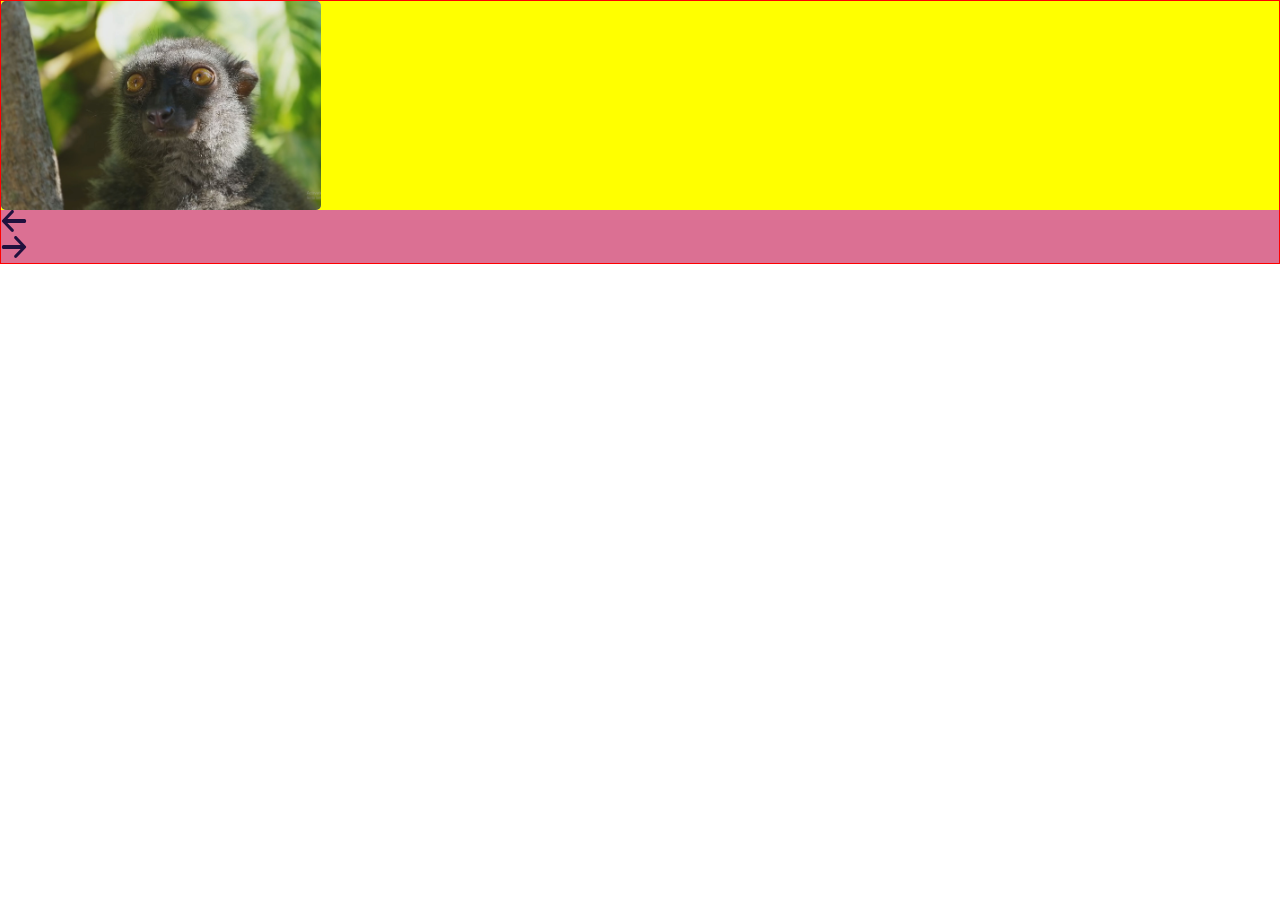
<file: pages/zoos/slider_Sergey/carousel.html>
<!DOCTYPE html>
<html lang="en">
   <head>
      <meta charset="UTF-8">
      <meta http-equiv="X-UA-Compatible" content="IE=edge">
      <meta name="viewport" content="width=device-width, initial-scale=1.0">
      <title>Carousel</title>
      <!--Google Fonts-->
      <link rel="preconnect" href="https://fonts.gstatic.com">
      <link href="https://fonts.googleapis.com/css2?family=Montserrat:wght@400;500;600;700;800;900&display=swap" rel="stylesheet">
      <!--Normalize-->
      <link rel="stylesheet" href="normalize.css">
      <!--Project style-->
      <link rel="stylesheet" href="style.css">
      <!--Favicon-->
      <link rel="apple-touch-icon" sizes="180x180" href="../../../assets/icons/fav/apple-touch-icon.png">
      <link rel="icon" type="image/png" sizes="32x32" href="../../../assets/icons/fav/favicon-32x32.png">
      <link rel="icon" type="image/png" sizes="16x16" href="../../../assets/icons/fav/favicon-16x16.png">
      <link rel="manifest" href="../../assets/icons/fav/site.webmanifest">
   </head>
<body>

   <div class="view__slider view-slider">

      <div class="carousel">
         <div class="item-container">
            
            <div class="item active">
               <div class="video-carousel__pic">
                  <img src="../../../assets/images/lemur_cam1.jpg" alt="" class="video-carousel__img">
               </div>
            </div>
            <div class="item">
               <div class="video-carousel__pic">
                  <img src="../../../assets/images/lemur_cam2.jpg" alt="" class="video-carousel__img">
               </div>
            </div>
            <div class="item">
               <div class="video-carousel__pic">
                  <img src="../../../assets/images/lemur_cam3.jpg" alt="" class="video-carousel__img">
               </div>
            </div>
         </div>    
         <div class="control left">
            <div class="arrow left">
               <img src="../../../assets/icons/view_prev.svg" alt="">
            </div>
         </div>
         <div class="control right">
            <div class="arrow right">
               <img src="../../../assets/icons/view_next.svg" alt="">
            </div>
         </div>
      </div>

   </div>

   <!--<div id="video-carousel" class="video-carousel">
      <button class="video-carousel__arrow video-carousel__prev">
         <img src="../../../assets/icons/view_prev.svg" alt="">
      </button>
      <div class="video-carousel__gallery">
         <ul class="video-carousel__items">
            <li class="video-carousel__item">
               <div class="video-carousel__pic">
                  <img src="../../../assets/images/lemur_cam1.jpg" alt="" class="video-carousel__img">
               </div>
            </li>
            <li class="video-carousel__item">
               <div class="video-carousel__pic">
                  <img src="../../../assets/images/lemur_cam2.jpg" alt="" class="video-carousel__img">
               </div>
            </li>
            <li class="video-carousel__item">
               <div class="video-carousel__pic">
                  <img src="../../../assets/images/lemur_cam3.jpg" alt="" class="video-carousel__img">
               </div>
            </li>
            <li class="video-carousel__item">
               <div class="video-carousel__pic">
                  <img src="../../../assets/images/panda_cam1.jpg" alt="" class="video-carousel__img">
                  <span class="item-number">4</span>
               </div>
            </li>
            <li class="video-carousel__item">
               <div class="video-carousel__pic">
                  <img src="../../../assets/images/panda_cam2.jpg" alt="" class="video-carousel__img">
               </div>
            </li>
            <li class="video-carousel__item">
               <div class="video-carousel__pic">
                  <img src="../../../assets/images/panda_cam3.jpg" alt="" class="video-carousel__img">
               </div>
            </li>
            <li class="video-carousel__item">
               <div class="video-carousel__pic">
                  <img src="../../../assets/images/gorilla_cam1.jpg" alt="" class="video-carousel__img">
               </div>
            </li>
         </ul>   
      </div>
      <button class="video-carousel__arrow video-carousel__next">
         <img src="../../../assets/icons/view_next.svg" alt="">
      </button>
   </div>-->
      <!--<div id="carousel-video" class="view-slider__container">
         <button class="view__control view__control_prev">
            <img src="../../../assets/icons/view_prev.svg" alt="">
         </button>
         <div class="view-slider__body">
            <div class="view-slider__item current-slide">
               <img src="../../../assets/images/lemur_cam1.jpg" alt="" class="view-slider__img">
               <div class="view-slider__shadow"></div>
               <p class="view-slider__name">
                  <span>CAM 1</span>
                  <img src="../../../assets/icons/view.svg" alt="" class="view-slider__icon">     
               </p>
               <img src="../../../assets/icons/play.svg" alt="" class="view__play">
            </div>
            <div class="view-slider__item">
               <img src="../../../assets/images/lemur_cam2.jpg" alt="" class="view-slider__img">
               <div class="view-slider__shadow"></div>
               <p class="view-slider__name">
                  <span>CAM 2</span>
                  <img src="../../../assets/icons/view.svg" alt="" class="view-slider__icon">     
               </p>
               <img src="../../../assets/icons/play.svg" alt="" class="view__play">
            </div>
            <div class="view-slider__item invisible320">
               <img src="../../../assets/images/lemur_cam3.jpg" alt="" class="view-slider__img">
               <div class="view-slider__shadow"></div>
               <p class="view-slider__name">
                  <span>CAM 3</span>
                  <img src="../../../assets/icons/view.svg" alt="" class="view-slider__icon">     
               </p>
               <img src="../../../assets/icons/play.svg" alt="" class="view__play">
            </div>   
         </div>
         <button class="view__control view__control_next">
            <img src="../../../assets/icons/view_next.svg" alt="">
         </button>
      </div>-->
   

   <script src="script.js" ></script> 
</body>
</html>
</file>
<file: pages/about/style.css>
@charset "UTF-8";
*, *:before, *:after {
  margin: 0;
  padding: 0;
  border: 0;
  -webkit-box-sizing: border-box;
          box-sizing: border-box;
}

li {
  list-style: none;
}

a {
  text-decoration: none;
}

button {
  border: none;
  background-color: transparent;
}

button,
button:active,
button:focus {
  outline: none;
}

input:focus {
  outline: none;
}

input:-webkit-autofill,
input:-webkit-autofill:hover,
input:-webkit-autofill:focus,
input:-webkit-autofill,
textarea:-webkit-autofill,
textarea:-webkit-autofill:hover,
textarea:-webkit-autofill:focus {
  border: 1px solid #000;
  -webkit-box-shadow: 0 0 0px 1000px transparent inset;
  -webkit-transition: background-color 5000s ease-in-out 0s;
  transition: background-color 5000s ease-in-out 0s;
}

input:invalid,
textarea:invalid,
input:-moz-ui-invalid,
textarea:-moz-ui-invalid {
  outline: none;
  box-shadow: none;
  -moz-box-shadow: none;
  -webkit-box-shadow: none;
}

.visually-hidden {
  position: absolute;
  width: 1px;
  height: 1px;
  margin: -1px;
  padding: 0;
  overflow: hidden;
  border: 0;
  clip: rect(0 0 0 0);
}

.container {
  max-width: 1400px;
  margin: 0 auto;
}

@media (max-width: 1440px) {
  .container {
    padding: 0 20px;
  }
}

@media (max-width: 1200px) {
  .container {
    padding: 0;
  }
}

body {
  font-family: 'Montserrat', sans-serif;
}

/*GENERAL REPEAT STYLES*/
.title {
  font-weight: 600;
  font-size: 54px;
  line-height: 66px;
  text-transform: uppercase;
  margin-bottom: 50px;
}

@media (max-width: 1200px) {
  .title {
    margin-bottom: 30px;
  }
}

@media (max-width: 320px) {
  .title {
    margin-bottom: 25px;
    font-size: 26px;
    line-height: 32px;
  }
}

.title_accent {
  color: #00A092;
}

.card__title {
  font-weight: 500;
  font-size: 26px;
  line-height: 130%;
  color: #FFFFFF;
}

.text_caption {
  font-weight: 500;
  font-size: 26px;
  line-height: 130%;
  margin-bottom: 100px;
}

@media (max-width: 640px) {
  .text_caption {
    margin-bottom: 50px;
  }
}

@media (max-width: 320px) {
  .text_caption {
    font-size: 18px;
    line-height: 150%;
    margin-bottom: 20px;
  }
}

.text {
  font-weight: 400;
  font-size: 18px;
  line-height: 150%;
  color: #000000;
}

.btn {
  position: relative;
  display: -webkit-box;
  display: -ms-flexbox;
  display: flex;
  -webkit-box-align: center;
      -ms-flex-align: center;
          align-items: center;
  -webkit-box-pack: center;
      -ms-flex-pack: center;
          justify-content: center;
  border-radius: 5px;
  background-color: #F58021;
  font-family: Montserrat;
  font-weight: 600;
  font-size: 18px;
  line-height: 22px;
  text-transform: uppercase;
  color: #FFFFFF;
}

.btn:hover {
  background-color: #D26004;
  -webkit-transition: all .3s ease-in-out;
  transition: all .3s ease-in-out;
}

.btn img {
  margin-left: 10px;
  display: block;
}

.btn_orange {
  width: 240px;
  height: 74px;
}

@media (max-width: 640px) {
  .btn_orange {
    width: 285px;
  }
}

@media (max-width: 320px) {
  .btn_orange {
    width: 100%;
    height: 45px;
  }
}

.controls {
  display: -webkit-box;
  display: -ms-flexbox;
  display: flex;
  -webkit-box-pack: center;
      -ms-flex-pack: center;
          justify-content: center;
  margin-bottom: 50px;
}

@media (max-width: 1200px) {
  .controls {
    margin-bottom: 30px;
  }
}

@media (max-width: 1024px) {
  .hidden {
    display: none;
  }
}

/*SLIDER CONTROLS*/
.controls__arrow {
  padding: 17px 16px;
  border: 1px solid #20113D;
  border-radius: 5px;
  margin-right: 60px;
  fill: #20113D;
}

.controls__arrow:last-child {
  margin-right: 0;
}

.controls__arrow:hover {
  background-color: #20113D;
  cursor: pointer;
  -webkit-transition: all 0.3s ease-out;
  transition: all 0.3s ease-out;
}

.controls__arrow-img {
  fill: #20113D;
}

.controls__arrow:hover > .controls__arrow-img {
  fill: #FFFFFF;
  -webkit-transition: all 0.3s ease-out;
  transition: all 0.3s ease-out;
}

.controls__arrow.inactive:hover {
  background-color: transparent;
  cursor: default;
}

.controls__arrow.inactive:hover > .controls__arrow-img {
  fill: #20113D;
}

/*SLIDER BTNS*/
.slider-btn {
  display: -webkit-box;
  display: -ms-flexbox;
  display: flex;
  -webkit-box-align: center;
      -ms-flex-align: center;
          align-items: center;
  -webkit-box-pack: center;
      -ms-flex-pack: center;
          justify-content: center;
  width: 359px;
  height: 74px;
  border-width: 1px;
  border-style: solid;
  border-radius: 5px;
  border-color: #20113D;
  color: #20113D;
}

.slider-btn:hover {
  background-color: #20113D;
  color: #FFFFFF;
  -webkit-transition: all 0.3s ease-out;
  transition: all 0.3s ease-out;
}

@media (max-width: 1024px) {
  .slider-btn {
    width: 342px;
  }
}

@media (max-width: 640px) {
  .slider-btn {
    width: 345px;
  }
}

@media (max-width: 320px) {
  .slider-btn {
    margin: 0 auto;
    width: 300px;
    height: 45px;
  }
}

.slider-btn span {
  margin-right: 10px;
  font-weight: 600;
  font-size: 18px;
  line-height: 22px;
  text-transform: uppercase;
}

.slider-btn .btn-arrow {
  -webkit-transition: all 0.3s ease-out;
  transition: all 0.3s ease-out;
}

.slider-btn:hover > .btn-arrow {
  -webkit-transition: all 0.3s ease-out;
  transition: all 0.3s ease-out;
}

/*general for cards with pets*/
.card__text {
  font-weight: 400;
  font-size: 18px;
  line-height: 150%;
  color: #FFFFFF;
}

.card__link {
  margin: auto auto 18px;
  width: 240px;
  height: 74px;
  display: -webkit-box;
  display: -ms-flexbox;
  display: flex;
  -webkit-box-align: center;
      -ms-flex-align: center;
          align-items: center;
  -webkit-box-pack: center;
      -ms-flex-pack: center;
          justify-content: center;
  font-weight: 600;
  font-size: 18px;
  line-height: 22px;
  text-transform: uppercase;
  letter-spacing: 1.5px;
  color: #F58021;
}

.card__link:hover {
  background-color: #F58021;
  color: #FFFFFF;
  border-radius: 5px;
  -webkit-transition: all 0.3s ease-out;
  transition: all 0.3s ease-out;
}

@media (max-width: 1024px) {
  .card__link {
    margin: auto auto 0;
  }
}

.card__link span {
  margin-right: 10px;
}

.card__link img {
  display: block;
}

.card__link .btn-arrow {
  fill: #F58021;
  -webkit-transition: all 0.3s ease-out;
  transition: all 0.3s ease-out;
}

.card__link:hover > .btn-arrow {
  fill: #FFFFFF;
  -webkit-transition: all 0.3s ease-out;
  transition: all 0.3s ease-out;
}

/*HEADER*/
.header {
  position: absolute;
  width: 100%;
  top: 0;
  left: 0;
  z-index: 50;
  display: -webkit-box;
  display: -ms-flexbox;
  display: flex;
  -webkit-box-align: center;
  -ms-flex-align: center;
  align-items: center;
  width: 100%;
  height: 110px;
  background-color: #F58021;
}

@media (max-width: 768px) {
  .header {
    position: fixed;
  }
}

@media (max-width: 1200px) {
  .header {
    height: 110px;
    padding: 0;
  }
}

.header::before {
  content: "";
  width: 100%;
  height: 100%;
  position: absolute;
  top: 0;
  left: 0;
  background-color: #F58021;
  z-index: 2;
}

.header__logo {
  position: relative;
  z-index: 3;
}

.header__logo img {
  display: block;
}

.header__container {
  -webkit-box-flex: 1;
  -ms-flex-positive: 1;
  flex-grow: 1;
}

.header__body {
  height: 100%;
  position: relative;
  z-index: 3;
  display: -webkit-box;
  display: -ms-flexbox;
  display: flex;
  -webkit-box-align: center;
  -ms-flex-align: center;
  align-items: center;
  -webkit-box-pack: justify;
  -ms-flex-pack: justify;
  justify-content: space-between;
}

@media (max-width: 1420px) {
  .header__body {
    padding: 0 20px;
  }
}

@media (max-width: 1200px) {
  .header__body {
    max-width: 1040px;
    margin: 0 auto;
  }
}

@media (max-width: 768px) {
  .header__body {
    padding: 0 47px 0 20px;
  }
}

@media (max-width: 320px) {
  .header__body {
    padding: 0 36px 0 20px;
  }
}

.header__right {
  display: -webkit-box;
  display: -ms-flexbox;
  display: flex;
  -webkit-box-align: center;
  -ms-flex-align: center;
  align-items: center;
  overflow: auto;
  /*При добавлении пунктов меню появляется скролл*/
}

.menu {
  display: -webkit-box;
  display: -ms-flexbox;
  display: flex;
  margin-right: 38px;
}

@media (max-width: 1200px) {
  .menu {
    margin-right: 50px;
  }
}

@media (max-width: 1024px) {
  .menu {
    margin-right: 0;
  }
}

.menu__item {
  margin-left: 48px;
}

@media (max-width: 1200px) {
  .menu__item {
    margin-left: 30px;
  }
}

@media (max-width: 900px) {
  .menu__item {
    margin-left: 15px;
  }
}

.menu__item .menu__link {
  font-family: "Montserrat", sans-serif;
  font-weight: 600;
  font-size: 18px;
  line-height: 150%;
  text-transform: uppercase;
  color: #000000;
}

.menu__item .menu__link:hover {
  color: #00A092;
}

.menu__item.current .menu__link {
  color: #00A092;
  cursor: default;
}

.social__item {
  width: 40px;
  height: 40px;
  margin-left: 30px;
  cursor: pointer;
}

@media (max-width: 900px) {
  .social__item {
    margin-left: 15px;
  }
}

@media (max-width: 768px) {
  .social__item:first-child {
    margin-left: 15px;
  }
}

.social__item a {
  display: block;
  height: 100%;
}

.socials {
  display: -webkit-box;
  display: -ms-flexbox;
  display: flex;
}

.socials .youtube {
  background-image: url(../../assets/icons/youtube.svg);
}

.socials .instagram {
  background-image: url(../../assets/icons/instagram.svg);
}

.socials .facebook {
  background-image: url(../../assets/icons/facebook.svg);
}

/*BURGER*/
.burger {
  display: block;
  width: 30px;
  height: 30px;
  margin: auto 0;
  cursor: pointer;
  position: relative;
  z-index: 3;
}

@media (max-width: 320px) {
  .burger {
    width: 22px;
  }
}

.line {
  display: block;
  height: 2px;
  background-color: #000;
  position: absolute;
  right: 0;
  -webkit-transition: all 0.3s linear;
  transition: all 0.3s linear;
}

.line1 {
  width: 100%;
  top: 0;
}

.line2, .line3 {
  width: 100%;
  top: 50%;
  -webkit-transform: translateY(-50%);
  transform: translateY(-50%);
}

.line4 {
  width: 100%;
  bottom: 0;
}

.burger.active .line1,
.burger.active .line4 {
  opacity: 0;
}

.burger.active .line2 {
  background-color: #fff;
  -webkit-transform: translateY(-50%) rotate(45deg);
  transform: translateY(-50%) rotate(45deg);
}

.burger.active .line3 {
  background-color: #fff;
  -webkit-transform: translateY(-50%) rotate(-45deg);
  transform: translateY(-50%) rotate(-45deg);
}

/*Adaptive burger*/
/*убирает прокрутку контента при раскрытом меню*/
body.lock {
  overflow: hidden;
}

body.lock .header__body {
  -webkit-box-pack: end;
      -ms-flex-pack: end;
          justify-content: flex-end;
}

body.lock .header__logo {
  display: none;
}

.burger {
  display: none;
}

@media (max-width: 768px) {
  .burger {
    display: block;
    position: relative;
    z-index: 3;
  }
  .header__right {
    position: fixed;
    top: 0;
    left: -100%;
    width: 100%;
    height: 100%;
    background-color: #20113D;
    -webkit-box-orient: vertical;
    -webkit-box-direction: normal;
    -ms-flex-direction: column;
    flex-direction: column;
    -webkit-box-align: start;
    -ms-flex-align: start;
    align-items: flex-start;
    padding: 150px 0 0 50px;
  }
  .header__right.active {
    padding: 150px 0 0;
    left: 0;
    -webkit-transition: all 0.5s ease 0s;
    transition: all 0.5s ease 0s;
  }
  .header__right.active .header__socials {
    display: none;
  }
  .header__right.active .header__nav {
    margin: 0 auto;
    text-align: center;
  }
  .header__right.active > .header__nav > .header__menu > .menu__item {
    margin-bottom: 50px;
    margin-left: 0;
  }
  .header__right.active > .header__nav > .header__menu > .menu__item .menu__link {
    color: #fff;
    font-weight: 600;
    font-size: 18px;
    line-height: 150%;
  }
  .header__right.active > .header__nav > .header__menu > .menu__item.menu__item.current .menu__link {
    color: #00A092;
  }
  .header__right.active > .header__nav > .header__menu > .menu__item.menu__item:hover .menu__link {
    color: #00A092;
    cursor: pointer;
    -webkit-transition: all 0.3s ease-out;
    transition: all 0.3s ease-out;
  }
  .header__menu {
    -webkit-box-orient: vertical;
    -webkit-box-direction: normal;
    -ms-flex-direction: column;
    flex-direction: column;
    margin-bottom: 30px;
  }
  .header__menu .menu__item {
    margin-bottom: 30px;
    cursor: pointer;
  }
}

/*HERO*/
.hero {
  padding: 240px 0 130px 0;
  margin-bottom: 75px;
  background-image: url(../../assets/images/hero1920.png);
  background-position: center center;
  background-size: cover;
  background-repeat: no-repeat;
}

@media (max-width: 1200px) {
  .hero {
    padding: 210px 40px 100px 40px;
    margin-bottom: 50px;
    background-image: url(../../assets/images/hero1200.png);
  }
}

@media (max-width: 640px) {
  .hero {
    padding: 160px 20px 50px 20px;
    background-size: 100% auto;
    background-position: right bottom;
  }
}

@media (max-width: 533px) {
  .hero {
    padding: 130px 10px 290px 10px;
    margin-bottom: 25px;
    background-image: url(../../assets/images/hero320.jpg);
    background-size: 100% auto;
    background-position: center bottom 10px;
  }
}

.hero_title {
  max-width: 890px;
  font-weight: 800;
  font-size: 82px;
  line-height: 100px;
  letter-spacing: 0.01em;
  text-transform: uppercase;
  color: #00A092;
  margin-bottom: 30px;
}

@media (max-width: 1200px) {
  .hero_title {
    margin-bottom: 13px;
  }
}

@media (max-width: 900px) {
  .hero_title {
    line-height: 77px;
  }
}

@media (max-width: 640px) {
  .hero_title {
    font-size: 72px;
    line-height: 88px;
  }
}

@media (max-width: 630px) {
  .hero_title {
    font-size: 40px;
    line-height: 60px;
  }
}

@media (max-width: 533px) {
  .hero_title {
    line-height: 49px;
  }
}

.hero_text {
  max-width: 430px;
  margin-bottom: 45px;
}

@media (max-width: 1200px) {
  .hero_text {
    max-width: 340px;
    margin-bottom: 23px;
  }
}

@media (max-width: 640px) {
  .hero_text {
    margin-bottom: 24px;
  }
}

/*WELCOME AND HOW*/
@media (max-width: 1200px) {
  .container__how {
    display: -webkit-box;
    display: -ms-flexbox;
    display: flex;
    -webkit-box-pack: end;
        -ms-flex-pack: end;
            justify-content: flex-end;
    margin-bottom: 37px;
  }
}

@media (max-width: 640px) {
  .container__how {
    margin-bottom: 55px;
  }
}

@media (max-width: 320px) {
  .container__how {
    margin-bottom: 0;
  }
}

.welcome_body__how {
  margin-bottom: 76px;
}

@media (max-width: 1200px) {
  .welcome_body__how {
    margin-bottom: 44px;
    -ms-flex-preferred-size: 860px;
        flex-basis: 860px;
  }
}

@media (max-width: 320px) {
  .welcome_body__how {
    margin-bottom: 20px;
  }
}

@media (max-width: 640px) {
  #welcome_pic__how {
    height: 425px;
  }
}

@media (max-width: 320px) {
  #welcome_pic__how {
    -ms-flex-preferred-size: 100%;
        flex-basis: 100%;
    height: 213px;
  }
}

.welcome_body {
  display: -webkit-box;
  display: -ms-flexbox;
  display: flex;
  -webkit-box-align: center;
      -ms-flex-align: center;
          align-items: center;
  padding: 75px 0;
}

@media (max-width: 1200px) {
  .welcome_body {
    -ms-flex-wrap: wrap;
        flex-wrap: wrap;
    padding: 50px 100px 20px;
  }
}

@media (max-width: 640px) {
  .welcome_body {
    padding: 50px 0 0;
  }
}

@media (max-width: 320px) {
  .welcome_body {
    padding: 25px 0 28px;
  }
}

.welcom_item1 {
  margin-right: 40px;
}

@media (max-width: 1200px) {
  .welcom_item1 {
    margin-right: 0;
    margin-bottom: 5px;
  }
}

@media (max-width: 640px) {
  .welcom_item1 {
    margin-right: 0;
    margin-bottom: 0;
  }
}

.welcome_desc {
  max-width: 560px;
}

@media (max-width: 1200px) {
  .welcome_desc {
    -webkit-box-ordinal-group: 3;
        -ms-flex-order: 2;
            order: 2;
  }
}

@media (max-width: 640px) {
  .welcome_desc {
    max-width: 100%;
    -ms-flex-preferred-size: 100%;
        flex-basis: 100%;
    padding: 0 20px;
  }
}

@media (max-width: 320px) {
  .welcome_desc {
    padding: 0 10px;
  }
}

.welcome_pic {
  max-width: 800px;
  position: relative;
  -ms-flex-preferred-size: 800px;
      flex-basis: 800px;
  height: 531px;
}

@media (max-width: 1200px) {
  .welcome_pic {
    -webkit-box-ordinal-group: 2;
        -ms-flex-order: 1;
            order: 1;
    max-width: 660px;
    height: 438px;
    margin-bottom: 30px;
  }
}

@media (max-width: 640px) {
  .welcome_pic {
    -ms-flex-preferred-size: 100%;
        flex-basis: 100%;
  }
}

@media (max-width: 320px) {
  .welcome_pic {
    -ms-flex-preferred-size: 100%;
        flex-basis: 100%;
    height: 218px;
    margin-top: -10px;
  }
}

.welcome_pic img {
  display: block;
  position: absolute;
  top: 0;
  left: 0;
  width: 100%;
  height: 100%;
  -o-object-fit: cover;
     object-fit: cover;
  -o-object-position: center;
     object-position: center;
}

@media (max-width: 320px) {
  .welcome_pic img {
    border-radius: 5px;
  }
}

@media (max-width: 320px) {
  .crop-text {
    display: none;
  }
}

/*DONATE*/
.donate {
  background-color: #20113D;
  padding: 50px 0 48px;
}

@media (max-width: 1200px) {
  .donate {
    padding: 50px 100px 49px;
  }
}

@media (max-width: 640px) {
  .donate {
    padding: 50px 20px;
  }
}

@media (max-width: 320px) {
  .donate {
    padding: 30px 10px 40px;
  }
}

@media (max-width: 1200px) {
  .donate_desc {
    max-width: 577px;
    margin-right: 50px;
  }
}

@media (max-width: 640px) {
  .donate_desc {
    max-width: 100%;
    margin-right: 50px;
  }
}

@media (max-width: 900px) {
  .donate_desc {
    margin-right: 0;
    margin-bottom: 30px;
  }
}

.donate_body {
  display: -webkit-box;
  display: -ms-flexbox;
  display: flex;
  -webkit-box-align: center;
      -ms-flex-align: center;
          align-items: center;
  -webkit-box-pack: justify;
      -ms-flex-pack: justify;
          justify-content: space-between;
}

@media (max-width: 900px) {
  .donate_body {
    -ms-flex-wrap: wrap;
        flex-wrap: wrap;
    -webkit-box-pack: center;
        -ms-flex-pack: center;
            justify-content: center;
    text-align: center;
  }
}

@media (max-width: 1200px) {
  .donate_item {
    -ms-flex-item-align: start;
        align-self: flex-start;
  }
}

.donate_title {
  margin-bottom: 20px;
  font-weight: 500;
  font-size: 42px;
  line-height: 51px;
  text-transform: uppercase;
  color: #FFFFFF;
}

@media (max-width: 1200px) {
  .donate_title {
    margin-bottom: 30px;
    max-width: 100%;
  }
}

@media (max-width: 640px) {
  .donate_title {
    max-width: 576px;
    margin: 0 auto 30px;
  }
}

@media (max-width: 320px) {
  .donate_title {
    font-size: 26px;
    line-height: 32px;
    margin-bottom: 30px;
  }
}

.donate_text {
  max-width: 610px;
  font-weight: 400;
  font-size: 18px;
  line-height: 150%;
  color: #FFFFFF;
}

@media (max-width: 640px) {
  .donate_text {
    max-width: 578px;
  }
}

.donate_name {
  font-weight: 500;
  font-size: 26px;
  line-height: 130%;
  color: #FFFFFF;
  margin-bottom: 10px;
}

@media (max-width: 1200px) {
  .donate_name {
    margin-bottom: 12px;
  }
}

@media (max-width: 1200px) {
  .donate_name {
    margin-bottom: 10px;
  }
}

/*DONATE FORM*/
.donate-form {
  background-image: linear-gradient(to left, #F58021 75px, transparent 75px);
  display: -webkit-box;
  display: -ms-flexbox;
  display: flex;
  -webkit-box-pack: justify;
      -ms-flex-pack: justify;
          justify-content: space-between;
  -webkit-box-align: center;
      -ms-flex-align: center;
          align-items: center;
  width: 320px;
  border-radius: 5px;
  border: 1px solid #fff;
}

@media (max-width: 640px) {
  .donate-form {
    width: 363px;
    background-image: linear-gradient(to left, #F58021 74px, transparent 74px);
  }
}

@media (max-width: 400px) {
  .donate-form {
    width: 93vw;
    background-image: linear-gradient(to left, #F58021 50px, transparent 50px);
  }
}

/* Chrome, Safari, Edge, Opera */
input::-webkit-outer-spin-button,
input::-webkit-inner-spin-button {
  -webkit-appearance: none;
  margin: 0;
}

/* Firefox */
input[type=number] {
  -moz-appearance: textfield;
  opacity: 1;
}

::-webkit-input-placeholder {
  opacity: 1;
}

::-moz-placeholder {
  opacity: 1;
}

/* Firefox 19+ */
:-moz-placeholder {
  opacity: 1;
}

/* Firefox 18- */
:-ms-input-placeholder {
  opacity: 1;
}

::-webkit-input-placeholder {
  opacity: 1;
}

::-ms-input-placeholder {
  opacity: 1;
}

::placeholder {
  opacity: 1;
}

.donate-form__body {
  margin: 0 auto;
  display: -webkit-box;
  display: -ms-flexbox;
  display: flex;
  -webkit-box-pack: center;
      -ms-flex-pack: center;
          justify-content: center;
}

@-moz-document url-prefix() {
  .donate-form__body {
    margin-right: -33px;
    margin-left: 3px;
  }
}

.donate-form__unit {
  font-family: Montserrat;
  font-weight: 600;
  font-size: 18px;
  line-height: 22px;
  color: #fff;
  margin-right: 7px;
}

.donate-form__input {
  min-width: 50px;
  width: 81%;
  background: transparent;
  font-family: Montserrat;
  font-weight: 600;
  line-height: 22px;
  color: #fff;
  text-transform: uppercase;
  letter-spacing: 1px;
}

.donate-form__input::-webkit-input-placeholder {
  font-family: Montserrat;
  font-weight: 600;
  line-height: 22px;
  color: #fff;
  text-transform: uppercase;
  letter-spacing: 1px;
}

.donate-form__input:-ms-input-placeholder {
  font-family: Montserrat;
  font-weight: 600;
  line-height: 22px;
  color: #fff;
  text-transform: uppercase;
  letter-spacing: 1px;
}

.donate-form__input::-ms-input-placeholder {
  font-family: Montserrat;
  font-weight: 600;
  line-height: 22px;
  color: #fff;
  text-transform: uppercase;
  letter-spacing: 1px;
}

.donate-form__input::placeholder {
  font-family: Montserrat;
  font-weight: 600;
  line-height: 22px;
  color: #fff;
  text-transform: uppercase;
  letter-spacing: 1px;
}

.donate-form__btn {
  display: -webkit-box;
  display: -ms-flexbox;
  display: flex;
  -webkit-box-pack: center;
      -ms-flex-pack: center;
          justify-content: center;
  -webkit-box-align: center;
      -ms-flex-align: center;
          align-items: center;
  background-color: #F58021;
  -ms-flex-preferred-size: 80px;
      flex-basis: 80px;
  height: 72px;
  border-radius: 5px;
  cursor: pointer;
}

@media (max-width: 640px) {
  .donate-form__btn {
    -ms-flex-preferred-size: 74px;
        flex-basis: 74px;
  }
}

@media (max-width: 400px) {
  .donate-form__btn {
    height: 45px;
    -ms-flex-preferred-size: 55px;
        flex-basis: 55px;
  }
}

.donate-form__btn:hover {
  background-color: #D26004;
  -webkit-transition: all 0.3s ease-out;
  transition: all 0.3s ease-out;
}

/*PETS*/
.pets__container {
  padding-top: 135px;
  text-align: center;
}

@media (max-width: 1200px) {
  .pets__container {
    padding-top: 100px;
  }
}

@media (max-width: 640px) {
  .pets__container {
    padding: 100px 20px 0;
  }
}

@media (max-width: 320px) {
  .pets__container {
    padding: 50px 5px 0;
  }
}

.pets__title {
  padding-left: 100px;
}

@media (max-width: 900px) {
  .pets__title {
    padding: 0 20px 0;
  }
}

@media (max-width: 640px) {
  .pets__title {
    max-width: 395px;
    margin: 0 auto 30px;
  }
}

@media (max-width: 320px) {
  .pets__title {
    padding: 0;
    max-width: 100%;
    font-size: 26px;
    line-height: 32px;
    margin: 0 auto 26px;
  }
}

.pets__text {
  margin: 0 auto 102px;
  max-width: 920px;
  color: #000;
}

@media (max-width: 1200px) {
  .pets__text {
    max-width: 900px;
    padding: 0 20px 0;
  }
}

@media (max-width: 640px) {
  .pets__text {
    margin: 0 auto 53px;
    max-width: 100%;
    padding: 0 10px 0;
  }
}

@media (max-width: 320px) {
  .pets__text {
    margin: 0 auto 20px;
  }
}

.pets__controls {
  margin-bottom: 25px;
}

@media (max-width: 1200px) {
  .pets__controls {
    margin-bottom: 10px;
  }
}

.controls__arrow.inactive {
  opacity: 0.5;
}

/*pets_btn*/
.pets__btn {
  margin: 0 auto 150px;
  border-color: #20113D;
  color: #20113D;
}

.pets__btn:hover {
  border-color: #FFFFFF;
  background-color: #20113D;
  color: #FFFFFF;
}

@media (max-width: 640px) {
  .pets__btn {
    margin: 0 auto 100px;
  }
}

@media (max-width: 320px) {
  .pets__btn {
    margin: 0 auto;
  }
}

.pets__btn span {
  margin-right: 10px;
  font-weight: 600;
  font-size: 18px;
  line-height: 22px;
  text-transform: uppercase;
}

.pets__btn .btn-arrow {
  fill: #20113D;
}

.pets__btn:hover > .btn-arrow {
  fill: #FFFFFF;
}

/*=============================================*/
/*Grid carousel*/
.pets__carousel-box {
  display: -ms-grid;
  display: grid;
  -ms-grid-columns: minmax(0, 1fr) 0 minmax(0, 1400px) minmax(0, 1fr);
      grid-template-columns: minmax(0, 1fr) 0 minmax(0, 1400px) minmax(0, 1fr);
  -ms-grid-rows: auto;
      grid-template-rows: auto;
      grid-template-areas: ". . pets__cards pets__cards";
}

@media (max-width: 1440px) {
  .pets__carousel-box {
    -ms-grid-columns: minmax(0, 1fr) 40px minmax(0, 1400px) minmax(0, 1fr);
        grid-template-columns: minmax(0, 1fr) 40px minmax(0, 1400px) minmax(0, 1fr);
  }
}

@media (max-width: 1024px) {
  .pets__carousel-box {
    -ms-grid-columns: minmax(0, 1fr) 20px minmax(0, 1400px) minmax(0, 1fr);
        grid-template-columns: minmax(0, 1fr) 20px minmax(0, 1400px) minmax(0, 1fr);
  }
}

@media (max-width: 635px) {
  .pets__carousel-box {
    -ms-grid-columns: minmax(0, 1fr) 0px minmax(0, 1400px) minmax(0, 1fr);
        grid-template-columns: minmax(0, 1fr) 0px minmax(0, 1400px) minmax(0, 1fr);
  }
}

/*Grid cards*/
.pets__cards-wrapper {
  -ms-grid-row: 1;
  -ms-grid-column: 3;
  -ms-grid-column-span: 2;
  grid-area: pets__cards;
}

.pets-carousel__gallery {
  position: relative;
  max-width: 1920px;
  overflow-x: hidden;
}

.pets-carousel__cards {
  grid-auto-flow: column;
  -ms-grid-rows: 1fr 1fr;
      grid-template-rows: 1fr 1fr;
  display: -ms-grid;
  display: grid;
  -ms-grid-columns: 440px 440px 440px 440px;
      grid-template-columns: 440px 440px 440px 440px;
  -webkit-column-gap: 40px;
          column-gap: 40px;
  row-gap: 40px;
  grid-auto-rows: 1fr;
  overflow-x: hidden;
  margin-bottom: 80px;
  margin-left: 0;
  overflow-y: hidden;
  padding: 20px 0 20px 20px;
  -webkit-transition: margin-left 1s ease;
  transition: margin-left 1s ease;
}

@media (max-width: 1200px) {
  .pets-carousel__cards {
    -ms-grid-columns: 455px 455px 455px 455px;
        grid-template-columns: 455px 455px 455px 455px;
    -webkit-column-gap: 20px;
            column-gap: 20px;
    row-gap: 20px;
    margin-bottom: 30px;
  }
}

@media (max-width: 1024px) {
  .pets-carousel__cards {
    -ms-grid-rows: 1fr;
        grid-template-rows: 1fr;
    -ms-grid-columns: 290px 290px 290px 290px;
        grid-template-columns: 290px 290px 290px 290px;
  }
}

@media (max-width: 635px) {
  .pets-carousel__cards {
    -ms-grid-columns: 92vw 92vw 92vw 92vw;
        grid-template-columns: 92vw 92vw 92vw 92vw;
  }
}

@media (max-width: 533px) {
  .pets-carousel__cards {
    -ms-grid-columns: 90vw 90vw 90vw 90vw;
        grid-template-columns: 90vw 90vw 90vw 90vw;
  }
}

@media (max-width: 360px) {
  .pets-carousel__cards {
    -ms-grid-columns: 300px 300px 300px 300px;
        grid-template-columns: 300px 300px 300px 300px;
  }
}

/*Grid card*/
.pets-card {
  position: relative;
  max-width: 440px;
  width: 440px;
  display: -ms-grid;
  display: grid;
  grid-auto-flow: row;
  -ms-grid-rows: auto minmax(0, 1fr) minmax(0, 2fr) auto;
  -ms-grid-columns: 1fr;
      grid-template: auto minmax(0, 1fr) minmax(0, 2fr) auto/1fr;
  text-align: center;
  background-color: #20113D;
  border-radius: 5px;
}

@media (max-width: 1200px) {
  .pets-card {
    max-width: 455px;
    width: 455px;
  }
}

@media (max-width: 1024px) {
  .pets-card {
    max-width: 100%;
    width: 290px;
  }
}

@media (max-width: 635px) {
  .pets-card {
    max-width: 92vw;
    width: 92vw;
  }
}

@media (max-width: 533px) {
  .pets-card {
    max-width: 90vw;
    width: 90vw;
  }
}

@media (max-width: 360px) {
  .pets-card {
    max-width: 300px;
    width: 300px;
  }
}

.pets__card:hover {
  -webkit-transform: scale(1.08, 1.05);
          transform: scale(1.08, 1.05);
  -webkit-transition: all 0.3s ease-out;
  transition: all 0.3s ease-out;
}

.pets-card__pic {
  position: relative;
  padding: 0 0 99% 0;
  margin-bottom: 30px;
}

@media (max-width: 1200px) {
  .pets-card__pic {
    padding: 0 0 95% 0;
    margin-bottom: 15px;
  }
}

@media (max-width: 1024px) {
  .pets-card__pic {
    padding: 0 0 95% 0;
    height: 333px;
    margin-bottom: 15px;
  }
}

.pets-card__pic img {
  position: absolute;
  top: 0;
  left: 0;
  width: 100%;
  height: 100%;
  -o-object-fit: cover;
     object-fit: cover;
  -o-object-position: center;
     object-position: center;
  border-top-left-radius: 5px;
  border-top-right-radius: 5px;
}

.pets-card__title {
  margin: 0 auto 20px;
  padding: 0 30px;
}

.pets-card__text {
  padding: 0 30px;
  margin-bottom: 20px;
}

@media (max-width: 1200px) {
  .pets-card__text {
    margin-bottom: 25px;
  }
}

@media (max-width: 1024px) {
  .pets-card__text {
    margin-bottom: 5px;
  }
}

@media (max-width: 640px) {
  .pets-card__text {
    margin-top: -10px;
    margin-bottom: 15px;
  }
}

.pets-card__link {
  margin-bottom: 50px;
}

@media (max-width: 1200px) {
  .pets-card__link {
    margin-bottom: 35px;
  }
}

@media (max-width: 1024px) {
  .pets-card__link {
    margin-bottom: 10px;
  }
}

@media (max-width: 1024px) {
  .pets-card__link {
    margin-bottom: 35px;
  }
}

.pets-card__name {
  padding: 13px 25px;
  position: absolute;
  top: 0;
  left: 0;
  background-color: #20113D;
  border-radius: 5px;
  font-weight: 500;
  font-size: 26px;
  line-height: 130%;
  color: #FFFFFF;
  z-index: 5;
}

.pets-card__gradient {
  display: block;
  position: absolute;
  top: 0;
  bottom: 0;
  right: 0;
  left: 90%;
  background-image: -webkit-gradient(linear, left top, right top, from(transparent), color-stop(50%, #fff), to(#fff));
  background-image: linear-gradient(to right, transparent, #fff 50%, #fff);
  z-index: 5;
}

@media (max-width: 1920px) {
  .pets-card__gradient {
    z-index: 0;
  }
}

/*FEED*/
.feed {
  padding: 90px 0 100px;
  background-color: #20113D;
}

@media (max-width: 1440px) {
  .feed {
    padding: 90px 40px 100px;
  }
}

@media (max-width: 1200px) {
  .feed {
    padding: 150px 40px 225px;
  }
}

@media (max-width: 768px) {
  .feed {
    padding: 80px 0 50px;
  }
}

@media (max-width: 640px) {
  .feed {
    padding: 80px 0 10px;
  }
}

@media (max-width: 320px) {
  .feed {
    padding: 20px 0 10px;
  }
}

.feed__step {
  margin-bottom: 106px;
}

.feed__step:last-child {
  margin-bottom: 0;
}

@media (max-width: 1200px) {
  .feed__step {
    margin-bottom: 80px;
  }
}

@media (max-width: 768px) {
  .feed__step {
    margin-bottom: 45px;
  }
}

.feed__step_2 {
  margin-bottom: 85px;
}

@media (max-width: 1200px) {
  .feed__step_2 {
    margin-bottom: 76px;
  }
}

@media (max-width: 768px) {
  .feed__step_2 {
    margin-bottom: 50px;
  }
}

.feed__title {
  margin-bottom: 100px;
  color: #FFFFFF;
}

@media (max-width: 1200px) {
  .feed__title {
    margin-left: 60px;
  }
}

@media (max-width: 768px) {
  .feed__title {
    margin-left: 0;
    margin-bottom: 50px;
    text-align: center;
  }
}

@media (max-width: 320px) {
  .feed__title {
    margin-bottom: 40px;
  }
}

.step__decor {
  display: -webkit-box;
  display: -ms-flexbox;
  display: flex;
  -webkit-box-align: center;
      -ms-flex-align: center;
          align-items: center;
  margin-bottom: 100px;
}

@media (max-width: 1200px) {
  .step__decor {
    margin-bottom: 60px;
  }
}

@media (max-width: 768px) {
  .step__decor {
    padding: 0 20px;
    margin-bottom: 50px;
  }
}

@media (max-width: 320px) {
  .step__decor {
    padding: 0 0 0 10px;
    margin-bottom: 30px;
  }
}

.step__number {
  margin-right: 93px;
}

@media (max-width: 1200px) {
  .step__number {
    margin-right: 70px;
  }
}

@media (max-width: 768px) {
  .step__number {
    margin-right: 15px;
  }
}

.step__line {
  height: 1px;
  width: 100%;
  background-color: #FFFFFF;
}

.step__body {
  display: -webkit-box;
  display: -ms-flexbox;
  display: flex;
}

@media (max-width: 1200px) {
  .step__body {
    -webkit-box-align: center;
        -ms-flex-align: center;
            align-items: center;
  }
}

@media (max-width: 1024px) {
  .step__body {
    -ms-flex-wrap: wrap;
        flex-wrap: wrap;
  }
}

.step__left {
  margin-top: -16px;
  margin-right: 8.4vw;
  -ms-flex-preferred-size: 550px;
      flex-basis: 550px;
}

@media (max-width: 1440px) {
  .step__left {
    margin-right: 5%;
  }
}

@media (max-width: 1200px) {
  .step__left {
    margin-top: 0;
    margin-right: 15px;
    margin-top: 0;
    min-width: 50%;
  }
}

@media (max-width: 1198px) {
  .step__left {
    margin-bottom: 50px;
  }
}

@media (max-width: 1024px) {
  .step__left {
    -ms-flex-preferred-size: 100%;
        flex-basis: 100%;
    margin-right: 0;
    margin-bottom: 50px;
  }
}

@media (max-width: 320px) {
  .step__left {
    margin-bottom: 30px;
  }
}

.step__desc {
  max-width: 560px;
}

@media (max-width: 1200px) {
  .step__desc {
    text-align: center;
    position: relative;
  }
}

@media (max-width: 1198px) {
  .step__desc {
    max-width: 50%;
    padding: 0 20px;
  }
}

@media (max-width: 1024px) {
  .step__desc {
    max-width: 100%;
  }
}

@media (max-width: 320px) {
  .step__desc {
    padding: 0;
  }
}

.step__pic {
  position: relative;
  width: 560px;
  padding: 0 0 65% 0;
  min-height: 358px;
  border-radius: 5px;
}

@media (max-width: 1200px) {
  .step__pic {
    width: 550px;
    max-height: 355px;
    top: 5px;
  }
}

@media (max-width: 1198px) {
  .step__pic {
    width: 100%;
    min-height: 208px;
  }
}

@media (max-width: 1024px) {
  .step__pic {
    width: 100%;
    min-height: 208px;
  }
}

.step__pic img {
  display: block;
  border-radius: 5px;
  position: absolute;
  top: 0;
  left: 0;
  width: 100%;
  height: 100%;
  -o-object-fit: cover;
     object-fit: cover;
  -o-object-position: center;
     object-position: center;
}

.step__icon {
  margin-bottom: 30px;
}

.step__title {
  max-width: 500px;
  margin-bottom: 50px;
}

@media (max-width: 1200px) {
  .step__title {
    margin-bottom: 30px;
    max-width: 100%;
  }
}

@media (max-width: 320px) {
  .step__title {
    padding: 0 10px;
  }
}

.step__text {
  color: #FFFFFF;
}

@media (max-width: 320px) {
  .step__text {
    padding: 0 20px;
  }
}

@media (max-width: 320px) {
  .step__text_sm {
    padding: 0 15px;
  }
}

.step__text_btn {
  margin-bottom: 57px;
}

@media (max-width: 1200px) {
  .step__text_btn {
    margin-bottom: 0;
  }
}

@media (max-width: 1200px) {
  .step__btn {
    position: absolute;
    top: calc(100% + 123px);
    left: -5px;
    width: 266px;
  }
}

@media (max-width: 1198px) {
  .step__btn {
    width: 266px;
  }
}

@media (max-width: 1024px) {
  .step__btn {
    position: absolute;
    top: calc(100% + 123px);
    left: 50%;
    -webkit-transform: translateX(-50%);
            transform: translateX(-50%);
    width: 266px;
  }
}

@media (max-width: 768px) {
  .step__btn {
    position: static;
    -webkit-transform: translateX(0);
            transform: translateX(0);
    margin: 55px auto 0;
    width: 285px;
  }
}

@media (max-width: 320px) {
  .step__btn {
    margin: 40px auto 0;
    width: 95%;
  }
}

/*COMMENTS*/
.comments {
  background-color: #20113D;
  background-image: url(../../assets/images/comments.jpg);
  background-position: center;
  background-size: cover;
  background-repeat: no-repeat;
  padding: 100px 0 150px;
}

@media (max-width: 1200px) {
  .comments {
    background-image: url(../../assets/images/comments1200.jpeg);
    padding: 150px 0 152px;
  }
}

@media (max-width: 640px) {
  .comments {
    background-image: none;
    padding: 150px 0 0;
  }
}

@media (max-width: 320px) {
  .comments {
    padding: 80px 0 0;
  }
}

.comments__bg640 {
  display: none;
}

@media (max-width: 640px) {
  .comments__bg640 {
    display: block;
    width: 100%;
    height: 750px;
    background-image: url(../../assets/images/comments640.jpeg);
    background-position: center;
    background-size: cover;
    background-repeat: no-repeat;
  }
}

@media (max-width: 533px) {
  .comments__bg640 {
    background-image: url(../../assets/images/comments320.jpeg);
  }
}

@media (max-width: 320px) {
  .comments__bg640 {
    height: 450px;
  }
}

.comments__title {
  color: #FFFFFF;
  max-width: 440px;
  margin-bottom: 40px;
}

@media (max-width: 1500px) {
  .comments__title {
    padding-left: 40px;
    margin-bottom: 20px;
  }
}

@media (max-width: 640px) {
  .comments__title {
    padding-left: 20px;
  }
}

@media (max-width: 320px) {
  .comments__title {
    padding-left: 10px;
    text-align: center;
  }
}

.comments__text {
  max-width: 560px;
  font-size: 26px;
  line-height: 130%;
  color: #FFFFFF;
}

@media (max-width: 1500px) {
  .comments__text {
    max-width: 590px;
    padding-left: 40px;
    margin-bottom: 60px;
  }
}

@media (max-width: 640px) {
  .comments__text {
    padding-left: 20px;
    max-width: 90vw;
  }
}

@media (max-width: 320px) {
  .comments__text {
    max-width: 100%;
    padding: 10px;
    font-size: 18px;
    line-height: 150%;
    text-align: center;
    margin-bottom: 40px;
  }
}

/*COMMENTS CARDS*/
.comments__card {
  margin: 0 auto;
  padding: 45px 50px 70px;
  background-color: #FFFFFF;
  border-radius: 5px;
  width: 515px;
}

@media (max-width: 640px) {
  .comments__card {
    width: 523px;
    padding: 50px 30px 50px;
  }
}

@media (max-width: 563px) {
  .comments__card {
    width: 300px;
    padding: 30px 20px 50px;
  }
}

.comments__card:hover {
  cursor: pointer;
}

.comment__body {
  display: -webkit-box;
  display: -ms-flexbox;
  display: flex;
  -webkit-box-orient: vertical;
  -webkit-box-direction: normal;
      -ms-flex-direction: column;
          flex-direction: column;
  height: 100%;
}

@media (max-width: 640px) {
  .comment__body {
    position: relative;
    -webkit-box-align: center;
        -ms-flex-align: center;
            align-items: center;
  }
}

@media (max-width: 563px) {
  .comment__body {
    position: static;
    -webkit-box-align: center;
        -ms-flex-align: center;
            align-items: center;
  }
}

.comment__icon {
  margin-bottom: 40px;
  position: relative;
  left: 3px;
}

@media (max-width: 640px) {
  .comment__icon {
    position: absolute;
    top: 0;
    left: 0;
  }
}

@media (max-width: 563px) {
  .comment__icon {
    -ms-flex-item-align: start;
        -ms-grid-row-align: start;
        align-self: start;
    position: relative;
    top: 15px;
    left: 15px;
  }
}

.comment__title {
  font-weight: 500;
  font-size: 26px;
  line-height: 130%;
  color: #000000;
  margin-bottom: 20px;
}

@media (max-width: 640px) {
  .comment__title {
    margin-bottom: 30px;
    text-align: center;
  }
}

@media (max-width: 320px) {
  .comment__title {
    margin-bottom: 20px;
  }
}

@media (max-width: 640px) {
  .comment__title span {
    display: block;
  }
}

.comment__text {
  margin-bottom: 20px;
}

@media (max-width: 640px) {
  .comment__text {
    text-align: center;
  }
}

@media (max-width: 320px) {
  .comment__text {
    margin-bottom: 30px;
  }
}

.comment__name {
  margin-top: auto;
  font-weight: 600;
  font-size: 18px;
  line-height: 22px;
  text-transform: uppercase;
  color: #000000;
}

/*COMMENTS LAYOUT*/
.comments__grid-big {
  overflow-x: hidden;
  display: -ms-grid;
  display: grid;
  -webkit-column-gap: 40px;
          column-gap: 40px;
  -ms-grid-columns: minmax(0, calc((100% - 1480px) / 2)) minmax(0, 560px) 1060px;
      grid-template-columns: minmax(0, calc((100% - 1480px) / 2)) minmax(0, 560px) 1060px;
  -ms-grid-rows: auto auto auto;
      grid-template-rows: auto auto auto;
      grid-template-areas: ". . ." ". what grid-sm" ". button .";
}

@media (max-width: 1500px) {
  .comments__grid-big {
    -ms-grid-columns: 40px 1fr 1060px;
        grid-template-columns: 40px 1fr 1060px;
        grid-template-areas: "what what what" ". . grid-sm " ". . button";
  }
}

@media (max-width: 1180px) {
  .comments__grid-big {
    -ms-grid-columns: minmax(20px, 40px) 1fr minmax(auto, 1060px);
        grid-template-columns: minmax(20px, 40px) 1fr minmax(auto, 1060px);
    overflow-x: hidden;
  }
}

@media (max-width: 640px) {
  .comments__grid-big {
    -ms-grid-columns: 0 1fr minmax(auto, 1060px);
        grid-template-columns: 0 1fr minmax(auto, 1060px);
        grid-template-areas: "what what what" "grid-sm grid-sm grid-sm " "button button button";
  }
}

@media (max-width: 320px) {
  .comments__grid-big {
    -ms-grid-columns: 1fr 1fr 1fr;
        grid-template-columns: 1fr 1fr 1fr;
        grid-template-areas: "what what what" "grid-sm grid-sm grid-sm " "button button button";
  }
}

.comments__what {
  -ms-grid-row: 2;
  -ms-grid-column: 2;
  grid-area: what;
  overflow-x: hidden;
}

.comments__grid-sm {
  overflow-x: hidden;
  -ms-grid-row: 2;
  -ms-grid-column: 3;
  grid-area: grid-sm;
  margin-bottom: 325px;
  -webkit-box-pack: end;
      -ms-flex-pack: end;
          justify-content: end;
}

@media (max-width: 1200px) {
  .comments__grid-sm {
    margin-bottom: 65px;
  }
}

@media (max-width: 1100px) {
  .comments__grid-sm {
    -ms-grid-column-align: start;
        justify-self: start;
  }
}

@media (max-width: 640px) {
  .comments__grid-sm {
    margin-bottom: 20px;
  }
}

@media (max-width: 320px) {
  .comments__grid-sm {
    position: relative;
    margin-bottom: 0;
  }
}

.comments__btn-row {
  -ms-grid-row: 3;
  -ms-grid-column: 2;
  grid-area: button;
}

/*Comments controls*/
.comments__controls-container {
  max-width: 1060px;
}

@media (max-width: 320px) {
  .comments__controls-container {
    max-width: 320px;
  }
}

.controls.comments__controls {
  -webkit-box-pack: start;
      -ms-flex-pack: start;
          justify-content: flex-start;
}

@media (max-width: 1500px) {
  .controls.comments__controls {
    -webkit-box-pack: end;
        -ms-flex-pack: end;
            justify-content: flex-end;
    padding-right: 40px;
  }
}

@media (max-width: 1100px) {
  .controls.comments__controls {
    padding-right: 0;
  }
}

.controls__arrow_comments {
  border-color: #FFFFFF;
}

.controls__arrow_comments:hover {
  background-color: #FFFFFF;
}

@media (max-width: 1100px) {
  .controls__arrow_comments {
    display: none;
  }
}

.controls__arrow_comments:hover > .controls__arrow-img_comments {
  fill: #20113D;
}

.controls__arrow-img_comments {
  fill: #FFFFFF;
}

/*Comments btn*/
.comments__btn {
  border-color: #FFFFFF;
  color: #FFFFFF;
}

.comments__btn:hover {
  border-color: #FFFFFF;
  background-color: #00A092;
}

@media (max-width: 640px) {
  .comments__btn {
    width: 365px;
    margin-left: 20px;
  }
}

@media (max-width: 620px) {
  .comments__btn {
    width: 300px;
  }
}

@media (max-width: 320px) {
  .comments__btn {
    width: 300px;
    margin-left: 10px;
  }
}

.comments__btn .btn-arrow {
  fill: #FFFFFF;
}

/*BULLETS*/
.bullets {
  display: none;
}

@media (max-width: 1100px) {
  .bullets {
    cursor: pointer;
    display: block;
    margin: 30px auto 50px 0;
  }
}

@media (max-width: 640px) {
  .bullets {
    margin: 30px auto 50px;
  }
}

.bullets__body {
  width: 100%;
  display: -webkit-box;
  display: -ms-flexbox;
  display: flex;
  -webkit-box-pack: center;
      -ms-flex-pack: center;
          justify-content: center;
}

.bullet {
  padding: 10px;
}

.bullet span {
  display: block;
  border: 1px solid #FFFFFF;
  width: 8px;
  height: 8px;
  border-radius: 50%;
  margin-right: 20px;
}

.bullet span:last-child {
  margin-right: 0;
}

.bullet.current-bullet span {
  background-color: #FFFFFF;
}

.controls__arrow_comments.inactive {
  opacity: 0.5;
  pointer-events: none;
}

.comments-carousel__items {
  display: -ms-grid;
  display: grid;
  -ms-grid-rows: 1fr 1fr;
      grid-template-rows: 1fr 1fr;
  grid-auto-flow: column;
  -webkit-column-gap: 30px;
          column-gap: 30px;
  -moz-column-gap: 30px;
  row-gap: 30px;
  -moz-row-gap: 30px;
  margin-bottom: 60px;
}

@media (max-width: 1200px) {
  .comments-carousel__items {
    margin-bottom: 100px;
  }
}

@media (max-width: 1100px) {
  .comments-carousel__items {
    -ms-grid-rows: auto;
        grid-template-rows: auto;
  }
}

@media (max-width: 640px) {
  .comments-carousel__items {
    -ms-grid-rows: auto;
        grid-template-rows: auto;
    -webkit-column-gap: 20px;
            column-gap: 20px;
    -moz-column-gap: 20px;
    row-gap: 20px;
    -moz-row-gap: 20px;
    padding-left: 20px;
    margin-bottom: 0;
  }
}

@media (max-width: 320px) {
  .comments-carousel__items {
    padding-left: 10px;
  }
}

.comments-carousel__gallery {
  max-width: 100vw;
}

/*ANIMALS*/
.animals {
  padding: 135px 20px 0;
}

@media (max-width: 1200px) {
  .animals {
    padding: 150px 5px 0;
  }
}

@media (max-width: 768px) {
  .animals {
    padding: 135px 5px 75px;
  }
}

@media (max-width: 640px) {
  .animals {
    padding: 80px 5px 0;
  }
}

@media (max-width: 620px) {
  .animals {
    padding: 50px 5px 75px;
  }
}

.animals__caption {
  margin: 0 auto;
  max-width: 655px;
  text-align: center;
}

.animals__title {
  position: relative;
  top: 0;
  right: -25px;
}

@media (max-width: 900px) {
  .animals__title {
    position: static;
  }
}

.animals__text {
  max-width: 537px;
  margin: 0 auto 97px;
}

@media (max-width: 1200px) {
  .animals__text {
    margin: 0 auto 50px;
    position: relative;
    top: 0;
    left: 60px;
  }
}

@media (max-width: 900px) {
  .animals__text {
    position: static;
  }
}

@media (max-width: 640px) {
  .animals__text {
    max-width: 600px;
    margin: 0 auto 70px;
    position: static;
  }
}

@media (max-width: 620px) {
  .animals__text {
    margin: 0 auto 25px;
  }
}

.animals__grid {
  display: -ms-grid;
  display: grid;
  -ms-grid-columns: 1fr 1fr 1fr;
      grid-template-columns: 1fr 1fr 1fr;
  -ms-grid-rows: minmax(658px, 1fr) minmax(658px, 1fr);
      grid-template-rows: minmax(658px, 1fr) minmax(658px, 1fr);
  grid-auto-rows: 1fr;
  gap: 40px;
  margin-bottom: 100px;
}

@media (max-width: 1200px) {
  .animals__grid {
    max-width: 930px;
    margin: 0 auto 100px;
    gap: 20px;
    -ms-grid-columns: 1fr 1fr;
        grid-template-columns: 1fr 1fr;
    -ms-grid-rows: auto auto auto;
        grid-template-rows: auto auto auto;
  }
}

@media (max-width: 768px) {
  .animals__grid {
    gap: 5px;
  }
}

@media (max-width: 900px) {
  .animals__grid {
    display: none;
  }
}

.animals__item_lg {
  -ms-grid-row: 1;
  grid-row: 1;
  -ms-grid-column: 1;
  -ms-grid-column-span: 2;
  grid-column: 1 / 3;
  border-radius: 5px;
}

@media (max-width: 640px) {
  .animals__item_lg {
    display: none;
  }
}

.animals__item_sm {
  justify-items: stretch;
}

.animals__item_lg {
  position: relative;
  width: 100%;
  padding-bottom: 71%;
  border-radius: 5px;
}

@media (max-width: 1200px) {
  .animals__item_lg {
    padding-bottom: 50.5%;
  }
}

.animals__item_lg img {
  border-radius: 5px;
  display: block;
  position: absolute;
  top: 0;
  left: 0;
  width: 100%;
  height: 100%;
  -o-object-fit: cover;
     object-fit: cover;
  -o-object-position: center;
     object-position: center;
}

/*Animal card*/
.animal-card {
  display: -ms-grid;
  display: grid;
  grid-auto-flow: row;
  -ms-grid-rows: auto 1fr minmax(74px, auto);
  -ms-grid-columns: 1fr;
      grid-template: auto 1fr minmax(74px, auto)/1fr;
  background-color: #20113D;
  border-radius: 5px;
}

.animal-card:hover {
  -webkit-transform: scale(1.08, 1.05);
          transform: scale(1.08, 1.05);
  -webkit-transition: all 0.3s ease-out;
  transition: all 0.3s ease-out;
}

.animal-card__pic {
  position: relative;
  width: 100%;
  height: 373px;
}

@media (max-width: 640px) {
  .animal-card__pic {
    width: 100%;
    height: 297px;
  }
}

@media (max-width: 620px) {
  .animal-card__pic {
    width: 100%;
    height: 358px;
  }
}

.animal-card__pic img {
  display: block;
  position: absolute;
  top: 0;
  left: 0;
  width: 100%;
  height: 100%;
  -o-object-fit: cover;
     object-fit: cover;
  -o-object-position: center;
     object-position: center;
  border-top-left-radius: 5px;
  border-top-right-radius: 5px;
}

@media (max-width: 640px) {
  .animal-card__pic img {
    border-top-left-radius: 5px;
    border-bottom-left-radius: 5px;
    border-top-right-radius: 0;
  }
}

@media (max-width: 620px) {
  .animal-card__pic img {
    border-bottom-right-radius: 0;
    border-bottom-left-radius: 0;
    border-top-right-radius: 5px;
    border-top-left-radius: 5px;
  }
}

.animal-card__text {
  padding: 30px 25px;
  text-align: center;
}

@media (max-width: 1200px) {
  .animal-card__text {
    padding: 30px 40px;
    margin-bottom: 10px;
  }
}

.animal-card__link {
  margin-bottom: 50px;
  width: 142px;
}

@media (max-width: 1200px) {
  .animal-card__link {
    margin-bottom: 40px;
  }
}

@media (max-width: 900px) {
  .pets__btn.animal__btn {
    width: 359px;
    margin: 0 auto 95px;
  }
}

@media (max-width: 620px) {
  .pets__btn.animal__btn {
    width: 300px;
  }
}

@media (max-width: 320px) {
  .pets__btn.animal__btn {
    margin: 0 auto 0;
  }
}

@media (max-width: 620px) {
  .animal__btn span {
    text-transform: capitalize;
  }
}

/*Card-mobile*/
.card-mobile {
  display: none;
}

@media (max-width: 900px) {
  .card-mobile {
    border-radius: 5px;
    display: -webkit-box;
    display: -ms-flexbox;
    display: flex;
    background-color: #20113D;
    margin: 0 15px 45px;
  }
  .card-mobile__item {
    -ms-flex-preferred-size: 50%;
        flex-basis: 50%;
  }
  .card-mobile__desc {
    position: relative;
    top: 50%;
    -webkit-transform: translateY(-50%);
            transform: translateY(-50%);
    text-align: center;
    padding-top: 30px;
  }
  .card-mobile__pic {
    border-bottom-left-radius: 5px;
    border-bottom-right-radius: 5px;
    position: relative;
    width: 100%;
    padding: 0 0 50% 0;
  }
  .card-mobile__pic img {
    position: absolute;
    top: 0;
    left: 0;
    width: 100%;
    height: 100%;
    -o-object-fit: cover;
    object-fit: cover;
    -o-object-position: center;
    object-position: center;
    border-bottom-left-radius: 5px;
    border-top-left-radius: 5px;
  }
  .card-mobile__text {
    padding: 0 20px 0;
    margin-bottom: 45px;
  }
}

@media (max-width: 620px) {
  .card-mobile {
    -webkit-box-orient: vertical;
    -webkit-box-direction: normal;
        -ms-flex-direction: column;
            flex-direction: column;
  }
  .card-mobile__item {
    -ms-flex-preferred-size: auto;
        flex-basis: auto;
  }
  .card-mobile__desc {
    position: relative;
    top: 0;
    -webkit-transform: translateY(0);
            transform: translateY(0);
  }
  .card-mobile__pic {
    padding: 0 0 90% 0;
    margin-bottom: 20px;
    min-height: 370px;
  }
  .card-mobile__link {
    margin-bottom: 20px;
  }
}

@media (max-width: 320px) {
  .card-mobile {
    margin: 0 5px;
  }
  .card-mobile__pic {
    min-height: 360px;
    margin-bottom: 0;
    border-top-right-radius: 5px;
  }
  .card-mobile__pic img {
    border-top-right-radius: 5px;
  }
  .card-mobile__text {
    margin-bottom: 0;
  }
  .card-mobile__desc {
    padding-top: 10px;
    padding: 10px 10px 0;
  }
}

/*Bullets*/
@media (max-width: 900px) {
  #bullets_animal {
    display: block;
    margin-bottom: 50px;
    margin-top: 15px;
  }
}

@media (max-width: 320px) {
  #bullets_animal {
    margin-top: 30px;
  }
}

#bullets_animal .bullet {
  border-color: #20113D;
}

#bullets_animal .current-bullet {
  background-color: #20113D;
}

/*==========================================*/
/*SECTION PICTURE*/
.picture {
  padding: 0 0 150px;
}

@media (max-width: 640px) {
  .picture {
    padding: 5px 0 100px;
  }
}

@media (max-width: 320px) {
  .picture {
    padding: 5px 0 80px;
  }
}

.picture__pic {
  position: relative;
  width: 100%;
  min-height: 650px;
  padding: 0 0 45.5% 0;
}

@media (max-width: 1200px) {
  .picture__pic {
    min-height: 668px;
  }
}

@media (max-width: 640px) {
  .picture__pic {
    min-height: 379px;
    max-height: 379px;
  }
}

@media (max-width: 320px) {
  .picture__pic {
    min-height: 189px;
    max-height: 189px;
  }
}

.picture__pic img {
  position: absolute;
  top: 0;
  left: 0;
  width: 100%;
  height: 100%;
  -o-object-fit: cover;
  object-fit: cover;
  -o-object-position: center;
  object-position: center;
}

/*FOOTER*/
/*footer-top*/
@media (max-width: 1440px) {
  .container.footer__container {
    padding: 0;
  }
}

.footer {
  background-color: #20113D;
  padding: 70px 0 40px;
}

@media (max-width: 1200px) {
  .footer {
    padding: 70px 0 30px;
  }
}

@media (max-width: 640px) {
  .footer {
    padding: 50px 0 30px;
  }
}

@media (max-width: 320px) {
  .footer {
    padding: 50px 0 20px;
  }
}

.footer__top {
  border-bottom: solid 1px #FFFFFF;
}

@media (max-width: 1440px) {
  .footer__top {
    padding: 0 40px 0;
  }
}

@media (max-width: 640px) {
  .footer__top {
    padding: 0 20px 0;
  }
}

@media (max-width: 620px) {
  .footer__top {
    padding: 0 10px 0;
  }
}

@media (max-width: 320px) {
  .footer__top {
    padding: 0;
    border-bottom: 0;
  }
}

.footer__body-top {
  display: -webkit-box;
  display: -ms-flexbox;
  display: flex;
  -webkit-box-pack: justify;
      -ms-flex-pack: justify;
          justify-content: space-between;
  -webkit-box-align: center;
      -ms-flex-align: center;
          align-items: center;
  padding-bottom: 20px;
}

@media (max-width: 1180px) {
  .footer__body-top {
    -ms-flex-wrap: wrap;
        flex-wrap: wrap;
    padding-bottom: 0;
  }
}

@media (max-width: 640px) {
  .footer__body-top {
    padding-bottom: 10px;
  }
}

.footer__top-item {
  margin-bottom: 50px;
}

@media (max-width: 1180px) {
  .footer__top-item {
    -ms-flex-preferred-size: 100%;
        flex-basis: 100%;
    max-width: 445px;
    margin: 0 auto 50px;
  }
}

@media (max-width: 640px) {
  .footer__top-item {
    padding: 0;
    margin: 0 auto 40px;
  }
}

@media (max-width: 320px) {
  .footer__top-item {
    padding: 0;
    margin: 0 auto 20px;
  }
}

.footer__top-item_menu {
  -webkit-box-flex: 1;
      -ms-flex-positive: 1;
          flex-grow: 1;
}

.footer__logos {
  display: -webkit-box;
  display: -ms-flexbox;
  display: flex;
}

@media (max-width: 1180px) {
  .footer__logos {
    max-width: 445px;
    margin: 0 auto 50px;
    -webkit-box-pack: justify;
        -ms-flex-pack: justify;
            justify-content: space-between;
  }
}

@media (max-width: 533px) {
  .footer__logos {
    -ms-flex-wrap: wrap;
        flex-wrap: wrap;
    -webkit-box-pack: center;
        -ms-flex-pack: center;
            justify-content: center;
  }
}

@media (max-width: 320px) {
  .footer__logos {
    margin: 0 auto 16px;
  }
}

@media (max-width: 533px) {
  .footer__logos li {
    margin-bottom: 25px;
    width: 100%;
    text-align: center;
  }
}

@media (max-width: 533px) {
  .footer__logos li:last-child {
    margin-bottom: 0;
  }
}

.footer__logos li {
  margin-right: 3.51vw;
}

@media (max-width: 1440px) {
  .footer__logos li {
    margin-right: 2.5vw;
  }
}

@media (max-width: 1180px) {
  .footer__logos li {
    margin-right: 0;
  }
}

.footer__logos li:last-child {
  margin-right: 0;
}

.footer__menu.menu {
  margin-right: 0;
  -webkit-box-pack: center;
      -ms-flex-pack: center;
          justify-content: center;
}

@media (max-width: 1200px) {
  .footer__menu.menu {
    padding: 0 30px;
    -ms-flex-pack: distribute;
        justify-content: space-around;
  }
}

@media (max-width: 1180px) {
  .footer__menu.menu {
    padding: 0;
    -webkit-box-pack: justify;
        -ms-flex-pack: justify;
            justify-content: space-between;
  }
}

@media (max-width: 640px) {
  .footer__menu.menu {
    padding: 0;
  }
}

@media (max-width: 533px) {
  .footer__menu.menu {
    padding: 10px;
  }
}

.footer__menu .menu__link {
  color: #FFFFFF;
}

.footer__menu > .menu__item {
  margin-left: 7.3%;
}

@media (max-width: 1200px) {
  .footer__menu > .menu__item {
    margin-left: 3%;
  }
}

@media (max-width: 533px) {
  .footer__menu > .menu__item {
    margin-left: 3%;
  }
}

.footer__menu > .menu__item:first-child {
  margin-left: 0;
}

@media (max-width: 533px) {
  .footer__menu > .menu__item > a {
    font-size: 16px;
    line-height: 20px;
  }
}

/*Footer btn*/
.footer__btn {
  border-color: #FFFFFF;
  color: #FFFFFF;
}

.footer__btn:hover {
  border-color: #FFFFFF;
  background-color: #00A092;
}

@media (max-width: 1180px) {
  .footer__btn {
    margin: 0 auto;
  }
}

@media (max-width: 640px) {
  .footer__btn {
    width: 360px;
  }
}

@media (max-width: 620px) {
  .footer__btn {
    width: 300px;
  }
}

@media (max-width: 620px) {
  .footer__btn span {
    text-transform: none;
  }
}

.footer__btn .btn-arrow {
  fill: #FFFFFF;
}

/*footer-bottom*/
.footer__body-bottom {
  display: -webkit-box;
  display: -ms-flexbox;
  display: flex;
  -webkit-box-pack: justify;
      -ms-flex-pack: justify;
          justify-content: space-between;
  -webkit-box-align: center;
      -ms-flex-align: center;
          align-items: center;
  padding: 40px 0 0;
}

@media (max-width: 1440px) {
  .footer__body-bottom {
    padding: 40px 40px 0;
  }
}

@media (max-width: 768px) {
  .footer__body-bottom {
    padding: 50px 20px 20px;
    -ms-flex-wrap: wrap;
        flex-wrap: wrap;
  }
}

@media (max-width: 320px) {
  .footer__body-bottom {
    padding: 0 0 0;
  }
}

@media (max-width: 768px) {
  .footer__bottom-item {
    width: 100%;
  }
}

.footer__bottom-item_copyrights {
  -webkit-box-flex: 1;
      -ms-flex-positive: 1;
          flex-grow: 1;
}

@media (max-width: 768px) {
  .footer__bottom-item_copyrights {
    max-width: 485px;
    margin: 0 auto;
    -webkit-box-flex: 0;
        -ms-flex-positive: 0;
            flex-grow: 0;
    -webkit-box-ordinal-group: 3;
        -ms-flex-order: 2;
            order: 2;
  }
}

.footer__copyrights {
  display: -webkit-box;
  display: -ms-flexbox;
  display: flex;
  color: #FFFFFF;
}

@media (max-width: 533px) {
  .footer__copyrights {
    -ms-flex-wrap: wrap;
        flex-wrap: wrap;
    -webkit-box-pack: center;
        -ms-flex-pack: center;
            justify-content: center;
  }
}

@media (max-width: 320px) {
  .footer__copyrights {
    padding: 30px 0;
  }
}

.footer__copyrights li {
  margin-right: 4.3%;
}

@media (max-width: 1200px) {
  .footer__copyrights li {
    margin-right: 6%;
  }
}

@media (max-width: 768px) {
  .footer__copyrights li {
    -webkit-box-flex: 0;
        -ms-flex-positive: 0;
            flex-grow: 0;
    margin: 0 auto;
  }
}

@media (max-width: 533px) {
  .footer__copyrights li {
    width: 100%;
    text-align: center;
    margin-bottom: 30px;
  }
}

.footer__copyrights li:last-child {
  margin-bottom: 0;
}

@media (max-width: 320px) {
  .footer__bottom-item_socials {
    border-bottom: solid 1px #FFFFFF;
  }
}

.footer__socials {
  display: -webkit-box;
  display: -ms-flexbox;
  display: flex;
  -webkit-box-pack: end;
      -ms-flex-pack: end;
          justify-content: flex-end;
}

@media (max-width: 768px) {
  .footer__socials {
    -webkit-box-pack: justify;
        -ms-flex-pack: justify;
            justify-content: space-between;
    max-width: 220px;
    margin: 0 auto;
  }
}

.socials.footer__socials > .social__item {
  margin-left: 2.1vw;
}

@media (max-width: 1200px) {
  .socials.footer__socials > .social__item {
    margin-left: 3.4vw;
  }
}

@media (max-width: 768px) {
  .socials.footer__socials > .social__item {
    -webkit-box-flex: 0;
        -ms-flex-positive: 0;
            flex-grow: 0;
    margin-left: 0;
    margin-bottom: 30px;
  }
}

/*=============!!!!!!!!!!!!!!!!!!!!!!=============*/
/*===================POP-UP======================= */
/*=============!!!!!!!!!!!!!!!!!!!!!!=============*/
.popup {
  position: fixed;
  top: 0;
  left: 0;
  width: 100%;
  height: 100%;
  background-color: rgba(0, 0, 0, 0.7);
  display: none;
  z-index: 100;
  overflow-y: auto;
  overflow-x: hidden;
  -webkit-transition: all 0.8s ease 0s;
  transition: all 0.8s ease 0s;
}

.popup.popup-open {
  display: block;
}

#popup1.popup.popup-open {
  display: block;
}

.popup.popup-open .popup__content {
  display: block;
}

.popup__body {
  min-height: 100%;
  display: -webkit-box;
  display: -ms-flexbox;
  display: flex;
  -webkit-box-pack: center;
      -ms-flex-pack: center;
          justify-content: center;
  -webkit-box-align: center;
      -ms-flex-align: center;
          align-items: center;
  padding: 30px 10px;
}

.popup-lock {
  overflow-y: hidden;
}

/*=====================*/
/*General for step popup*/
.popup-step__content {
  background-color: #fff;
  border-radius: 5px;
  -webkit-box-shadow: 0px 4px 50px rgba(0, 0, 0, 0.5);
          box-shadow: 0px 4px 50px rgba(0, 0, 0, 0.5);
  width: 920px;
  display: none;
  -webkit-transition: all 0.8s ease 0s;
  transition: all 0.8s ease 0s;
}

@media (max-width: 940px) {
  .popup-step__content {
    max-width: 95%;
  }
}

@media (max-width: 800px) {
  .popup-step__content {
    max-width: 600px;
  }
}

.popup-step__caption {
  display: -webkit-box;
  display: -ms-flexbox;
  display: flex;
  -webkit-box-pack: center;
      -ms-flex-pack: center;
          justify-content: center;
  -webkit-box-align: center;
      -ms-flex-align: center;
          align-items: center;
  width: 100%;
  padding: 42px 0;
  background-color: #F58021;
  border-top-left-radius: 5px;
  border-top-right-radius: 5px;
}

@media (max-width: 800px) {
  .popup-step__caption {
    padding: 25px 0;
  }
}

.popup-step__title {
  font-family: "Montserrat", sans-serif;
  color: #fff;
  font-weight: 500;
  font-size: 42px;
  line-height: 51px;
  text-transform: uppercase;
  padding: 0 5px;
  text-align: center;
}

@media (max-width: 320px) {
  .popup-step__title {
    font-size: 26px;
    line-height: 32px;
  }
}

.popup-step__line {
  width: 100%;
  border-bottom: 1px solid #a4a8ae;
  padding: 50px 20px 10px;
  margin-bottom: 40px;
}

@media (max-width: 320px) {
  .popup-step__line {
    padding: 20px 0 0;
    margin-bottom: 30px;
  }
}

.popup-step__subtitle {
  text-align: start;
  max-width: 680px;
  margin: 0 auto;
  font-weight: 600;
  font-size: 18px;
  line-height: 150%;
  color: #000000;
}

@media (max-width: 800px) {
  .popup-step__subtitle {
    padding: 0;
    max-width: 445px;
  }
}

@media (max-width: 533px) {
  .popup-step__subtitle {
    text-align: center;
  }
}

.popup-step__form {
  display: -webkit-box;
  display: -ms-flexbox;
  display: flex;
  -webkit-box-pack: center;
      -ms-flex-pack: center;
          justify-content: center;
  padding: 0 20px;
}

.popup-step__form-wrapper {
  width: 680px;
}

@media (max-width: 800px) {
  .popup-step__form-wrapper {
    width: 445px;
  }
}

@media (max-width: 533px) {
  .popup-step__form-wrapper {
    width: 100%;
  }
}

.btn-text {
  font-weight: 600;
  font-size: 18px;
  line-height: 22px;
  text-transform: uppercase;
  color: #FFFFFF;
}

@media (max-width: 320px) {
  .popup-hidden320 {
    display: none;
  }
}

.label-text {
  font-weight: 400;
  font-size: 18px;
  line-height: 150%;
  color: #000;
  text-align: start;
}

.input-text {
  font-size: 18px;
  line-height: 150%;
  color: #000000;
}

.input-text::-webkit-input-placeholder {
  font-size: 18px;
  line-height: 60px;
  color: #A4A8AE;
}

.input-text:-ms-input-placeholder {
  font-size: 18px;
  line-height: 60px;
  color: #A4A8AE;
}

.input-text::-ms-input-placeholder {
  font-size: 18px;
  line-height: 60px;
  color: #A4A8AE;
}

.input-text::placeholder {
  font-size: 18px;
  line-height: 60px;
  color: #A4A8AE;
}

/*POPUP1*/
.popup-step1__label {
  text-align: start;
  margin-bottom: 10px;
}

@media (max-width: 800px) {
  .popup-step1__label {
    margin-bottom: 20px;
  }
}

@media (max-width: 320px) {
  .popup-step1__label {
    text-align: center;
    margin-bottom: 10px;
  }
}

.form-star {
  color: #00A092;
  margin-right: 5px;
}

/*Radio btn step1*/
.row {
  display: -webkit-box;
  display: -ms-flexbox;
  display: flex;
  -webkit-box-align: center;
      -ms-flex-align: center;
          align-items: center;
}

.popup-step1__row1 {
  -webkit-box-pack: justify;
      -ms-flex-pack: justify;
          justify-content: space-between;
  -ms-flex-wrap: wrap;
      flex-wrap: wrap;
}

.popup-step1__btn {
  width: 80px;
  -webkit-box-flex: 0;
      -ms-flex: 0 1 calc(16.66% - 30px * 5 / 6);
          flex: 0 1 calc(16.66% - 30px * 5 / 6);
  height: 65px;
  margin-bottom: 20px;
  background-color: #80cfc8;
  border-radius: 5px;
}

@media (max-width: 800px) {
  .popup-step1__btn {
    -webkit-box-flex: 0;
        -ms-flex: 0 1 calc(33.33% - 20px * 2 / 3);
            flex: 0 1 calc(33.33% - 20px * 2 / 3);
    min-width: 135px;
    margin-bottom: 40px;
  }
}

@media (max-width: 533px) {
  .popup-step1__btn {
    -webkit-box-flex: 0;
        -ms-flex: 0 1 calc(50% - 20px / 2);
            flex: 0 1 calc(50% - 20px / 2);
    min-width: 130px;
  }
}

@media (max-width: 320px) {
  .popup-step1__btn {
    height: 50px;
    margin-bottom: 20px;
  }
}

.popup-step1__btn:last-child {
  margin-right: 0;
}

@media (max-width: 800px) {
  .popup-step1__btn:last-child {
    -webkit-box-flex: 0;
        -ms-flex: 0 1 calc(33.33% - 20px * 2 / 3);
            flex: 0 1 calc(33.33% - 20px * 2 / 3);
    min-width: 135px;
  }
}

@media (max-width: 533px) {
  .popup-step1__btn:last-child {
    -webkit-box-flex: 0;
        -ms-flex: 0 1 calc(50% - 20px / 2);
            flex: 0 1 calc(50% - 20px / 2);
    min-width: 130px;
  }
}

@media (max-width: 800px) {
  .popup-step1__row2 {
    -webkit-box-pack: justify;
        -ms-flex-pack: justify;
            justify-content: space-between;
  }
}

.popup-step1__btn_other {
  -webkit-box-flex: 0;
      -ms-flex: 0 1 200px;
          flex: 0 1 200px;
  margin-bottom: 35px;
  margin-right: 40px;
}

@media (max-width: 800px) {
  .popup-step1__btn_other {
    -webkit-box-flex: 0;
        -ms-flex: 0 1 calc(50% - 20px / 2);
            flex: 0 1 calc(50% - 20px / 2);
    min-width: 135px;
    margin-right: 0;
  }
}

@media (max-width: 533px) {
  .popup-step1__btn_other {
    min-width: 130px;
  }
}

@media (max-width: 320px) {
  .popup-step1__btn_other {
    margin-bottom: 20px;
  }
}

.popup-step1__btn label,
.popup-0__btn label {
  height: 100%;
  width: 100%;
  display: -webkit-box;
  display: -ms-flexbox;
  display: flex;
  -webkit-box-pack: center;
      -ms-flex-pack: center;
          justify-content: center;
  -webkit-box-align: center;
      -ms-flex-align: center;
          align-items: center;
  border-radius: 5px;
}

.popup-step1__btn input[type=radio],
.popup-0__btn input[type=radio] {
  display: none;
}

/* Checked */
.popup-step1__btn input[type=radio]:checked + label {
  background-color: #00A092;
}

.popup-0__btn input[type=radio]:checked + label {
  background-color: #F58021;
}

/* Hover */
.popup-step1__btn label:hover {
  background: #00A092;
  cursor: pointer;
  -webkit-transition: all 0.3s ease-out;
  transition: all 0.3s ease-out;
}

.popup-0__btn label:hover {
  background: #F58021;
  cursor: pointer;
  -webkit-transition: all 0.3s ease-out;
  transition: all 0.3s ease-out;
}

/*row with input number*/
.popup-step1__row2 {
  margin-top: 20px;
}

@media (max-width: 800px) {
  .popup-step1__row2 {
    margin-top: 0;
  }
}

.popup-step1__value {
  border: solid 1px #000;
  border-radius: 5px;
  margin-bottom: 35px;
}

@media (max-width: 800px) {
  .popup-step1__value {
    -webkit-box-flex: 0;
        -ms-flex: 0 1 calc(50% - 20px / 2);
            flex: 0 1 calc(50% - 20px / 2);
  }
}

@media (max-width: 320px) {
  .popup-step1__value {
    margin-bottom: 20px;
  }
}

.popup-step1__value input[type=number] {
  width: 200px;
  height: 65px;
  border-radius: 5px;
  padding: 0 20px;
  color: #000;
}

@media (max-width: 800px) {
  .popup-step1__value input[type=number] {
    width: 100%;
    min-width: 135px;
    margin-right: 0;
  }
}

@media (max-width: 533px) {
  .popup-step1__value input[type=number] {
    min-width: 130px;
  }
}

@media (max-width: 320px) {
  .popup-step1__value input[type=number] {
    height: 50px;
  }
}

/*input number without arrow*/
/* Chrome, Safari, Edge, Opera */
input::-webkit-outer-spin-button,
input::-webkit-inner-spin-button {
  -webkit-appearance: none;
  margin: 0;
}

/* Firefox */
input[type=number] {
  -moz-appearance: textfield;
}

/*row with select*/
.popup-step1__row3 {
  position: relative;
  width: 100%;
  display: -webkit-box;
  display: -ms-flexbox;
  display: flex;
  -webkit-box-align: center;
      -ms-flex-align: center;
          align-items: center;
  -ms-flex-wrap: wrap;
      flex-wrap: wrap;
}

@media (max-width: 800px) {
  .popup-step1__row3 {
    -webkit-box-align: start;
        -ms-flex-align: start;
            align-items: start;
  }
}

@media (max-width: 320px) {
  .popup-step1__row3-item {
    margin: 0 auto;
  }
}

/*btn-checkbox for-special-pet*/
.for-special-pet {
  width: 200px;
  height: 74px;
  border-radius: 5px;
  background-color: #80cfc8;
  cursor: pointer;
  display: -webkit-box;
  display: -ms-flexbox;
  display: flex;
  -webkit-box-pack: center;
      -ms-flex-pack: center;
          justify-content: center;
  -webkit-box-align: center;
      -ms-flex-align: center;
          align-items: center;
  margin-bottom: 35px;
  margin-right: 40px;
}

@media (max-width: 800px) {
  .for-special-pet {
    margin-top: 10px;
    margin-bottom: 20px;
    height: 65px;
    width: 210px;
  }
}

@media (max-width: 320px) {
  .for-special-pet {
    margin-right: 0;
    height: 50px;
  }
}

#pet {
  display: none;
}

.for-special-pet:hover {
  background-color: #00A092;
  -webkit-transition: all 0.3s ease-out;
  transition: all 0.3s ease-out;
}

/* Checked */
#pet:checked + label {
  background: #00A092;
}

.select-box__wrapper {
  position: absolute;
  top: 5px;
  left: 240px;
  margin-bottom: 35px;
  z-index: 10;
}

@media (max-width: 920px) {
  .select-box__wrapper {
    top: 100%;
    left: 0;
  }
}

@media (max-width: 800px) {
  .select-box__wrapper {
    margin-bottom: 40px;
  }
}

@media (max-width: 320px) {
  .select-box__wrapper {
    margin-bottom: 30px;
  }
}

/*checkbox-row after select*/
.popup-step1__row4 {
  display: -webkit-box;
  display: -ms-flexbox;
  display: flex;
}

#monthly {
  display: none;
}

#monthly + label {
  display: -webkit-inline-box;
  display: -ms-inline-flexbox;
  display: inline-flex;
  -webkit-box-align: center;
      -ms-flex-align: center;
          align-items: center;
  -webkit-user-select: none;
     -moz-user-select: none;
      -ms-user-select: none;
          user-select: none;
  margin-bottom: 50px;
  position: relative;
}

@media (max-width: 920px) {
  #monthly + label {
    margin-top: 105px;
  }
}

@media (max-width: 320px) {
  #monthly + label {
    margin: 80px auto 90px;
    max-width: 240px;
    text-align: center;
    font-size: 16px;
    line-height: 130%;
  }
}

#monthly + label::before {
  content: '';
  display: inline-block;
  min-width: 30px;
  height: 30px;
  border: 1px solid #000;
  margin-right: 20px;
  background-repeat: no-repeat;
  background-position: center center;
  background-size: 50% 50%;
}

@media (max-width: 320px) {
  #monthly + label::before {
    position: absolute;
    top: 115%;
    left: 50%;
    -webkit-transform: translateX(-50%);
            transform: translateX(-50%);
  }
}

#monthly:checked + label::before {
  border: 1px solid #00A092;
  background-color: #00A092;
  background-image: url("data:image/svg+xml,%3csvg xmlns='http://www.w3.org/2000/svg' viewBox='0 0 8 8'%3e%3cpath fill='%23fff' d='M6.564.75l-3.59 3.612-1.538-1.55L0 4.26 2.974 7.25 8 2.193z'/%3e%3c/svg%3e");
}

/*row with bullets*/
.popup-step1__row5 {
  width: 100%;
  max-width: 575px;
  display: -webkit-box;
  display: -ms-flexbox;
  display: flex;
  -webkit-box-pack: justify;
      -ms-flex-pack: justify;
          justify-content: space-between;
  margin-bottom: 50px;
}

@media (max-width: 800px) {
  .popup-step1__row5 {
    max-width: 100%;
    width: 100%;
    margin-bottom: 40px;
  }
}

@media (max-width: 320px) {
  .popup-step1__row5 {
    -webkit-box-orient: vertical;
    -webkit-box-direction: normal;
        -ms-flex-direction: column;
            flex-direction: column;
  }
}

.popup-bullets {
  display: -webkit-box;
  display: -ms-flexbox;
  display: flex;
  width: 50px;
  -webkit-box-pack: justify;
      -ms-flex-pack: justify;
          justify-content: space-between;
}

@media (max-width: 320px) {
  .popup-bullets {
    -webkit-box-ordinal-group: 4;
        -ms-flex-order: 3;
            order: 3;
    margin-bottom: 10px;
  }
}

.popup-bullets span {
  border-radius: 50%;
  width: 10px;
  height: 10px;
  border: 1px solid #80cfc8;
}

.current-popup-bullet {
  background-color: #00A092;
}

.btn-next {
  cursor: pointer;
  display: -webkit-box;
  display: -ms-flexbox;
  display: flex;
  -webkit-box-pack: center;
      -ms-flex-pack: center;
          justify-content: center;
  -webkit-box-align: center;
      -ms-flex-align: center;
          align-items: center;
  width: 200px;
  height: 74px;
  background-color: #00A092;
  border-radius: 5px;
}

@media (max-width: 800px) {
  .btn-next {
    width: 213px;
  }
}

@media (max-width: 320px) {
  .btn-next {
    -webkit-box-ordinal-group: 2;
        -ms-flex-order: 1;
            order: 1;
    margin-bottom: 30px;
    height: 50px;
  }
}

.btn-next.inactive {
  background-color: #80CFC8;
  pointer-events: none;
  cursor: default;
}

.btn-next:hover {
  background-color: #f58021;
  -webkit-transition: all 0.3s ease-out;
  transition: all 0.3s ease-out;
}

.btn-next__complete:hover {
  background-color: #00A092;
  -webkit-transition: all 0.3s ease-out;
  transition: all 0.3s ease-out;
}

.next {
  margin-right: 10px;
}

/*===========================*/
/*SELECT*/
.select-box {
  display: -webkit-box;
  display: -ms-flexbox;
  display: flex;
  -webkit-box-orient: vertical;
  -webkit-box-direction: normal;
      -ms-flex-direction: column;
          flex-direction: column;
  width: 440px;
}

@media (max-width: 800px) {
  .select-box {
    width: 445px;
  }
}

@media (max-width: 533px) {
  .select-box {
    width: 425px;
  }
}

@media (max-width: 485px) {
  .select-box {
    width: 280px;
  }
}

.select-margin_top {
  -webkit-box-ordinal-group: 2;
      -ms-flex-order: 1;
          order: 1;
}

.select-margin_bottom {
  -webkit-box-ordinal-group: 4;
      -ms-flex-order: 3;
          order: 3;
}

.select-margin_top.margin-active {
  height: 10px;
  background-color: #fff;
  border-left: 1px solid #000;
  border-right: 1px solid #000;
  -webkit-transition: all 0.3s ease-out;
  transition: all 0.3s ease-out;
}

.select-margin_bottom.margin-active {
  height: 10px;
  background-color: #fff;
  border-left: 1px solid #000;
  border-right: 1px solid #000;
  border-bottom: 1px solid #000;
  -webkit-transition: all 0.3s ease-out;
  transition: all 0.3s ease-out;
}

.select-box .options-container {
  background-color: #fff;
  font-family: Montserrat;
  font-style: normal;
  font-weight: normal;
  font-size: 18px;
  line-height: 150%;
  color: #000000;
  max-height: 0;
  opacity: 0;
  width: 100%;
  -webkit-transition: all 0.3s ease-out;
  transition: all 0.3s ease-out;
  overflow: hidden;
  -webkit-box-ordinal-group: 3;
      -ms-flex-order: 2;
          order: 2;
  border-right: 1px solid #000;
  border-left: 1px solid #000;
}

.select-box .options-container.select-active {
  max-height: 170px;
  opacity: 1;
  overflow-y: scroll;
  overflow: overlay;
}

.select-box .options-container::-webkit-scrollbar {
  width: 32px;
  background-color: transparent;
}

.select-box .options-container::-webkit-track {
  background-color: transparent;
}

.select-box .options-container::-webkit-scrollbar-thumb {
  background-color: #80cfc8;
}

.select-box .options-container::-webkit-scrollbar-button:single-button {
  display: block;
  border: 0;
  height: 32px;
  width: 32px;
  cursor: pointer;
}

/* Up */
.select-box .options-container::-webkit-scrollbar-button:single-button:vertical:decrement {
  position: relative;
}

.select-box .options-container::-webkit-scrollbar-button:single-button:vertical:decrement {
  position: absolute;
  top: 0;
  left: 0;
  width: 32px;
  height: 32px;
  background: url(../../assets/icons/select_arr_top.svg);
  background-repeat: no-repeat;
  background-position: center;
  cursor: pointer;
}

.select-box .options-container::-webkit-scrollbar-button:single-button:vertical:decrement:hover {
  cursor: pointer;
}

/* Down */
.select-box .options-container::-webkit-scrollbar-button:single-button:vertical:increment {
  position: absolute;
  top: 0;
  left: 0;
  width: 32px;
  height: 32px;
  background: url(../../assets/icons/select_arr_down.svg);
  background-repeat: no-repeat;
  background-position: center;
  cursor: pointer;
}

.select-box .options-container::-webkit-scrollbar-button:single-button:vertical:increment:hover {
  cursor: pointer;
}

.select-box .option,
.selected {
  cursor: pointer;
}

.selected-disabled {
  pointer-events: none;
}

.select-box .option {
  padding: 5px 20px;
  margin: 20px 0;
}

.select-box .option:first-child {
  margin: 0 0 20px;
}

.selected {
  padding: 20px 54px 20px 20px;
  position: relative;
  -webkit-box-ordinal-group: 1;
      -ms-flex-order: 0;
          order: 0;
  background-image: linear-gradient(to left, #80CFC8 32px, #000 32px 33px, #fff 33px);
  border: 1px solid #000;
  border-radius: 5px;
  text-align: center;
}

@media (max-width: 320px) {
  .selected {
    padding: 10px 54px 10px 20px;
  }
}

.selected.selected-disabled {
  background-image: linear-gradient(to left, #80CFC8 32px, #000 32px 33px, #fafafa 33px);
  color: #A4A8AE;
}

.selected span {
  color: #A4A8AE;
}

.selected::after {
  content: "";
  background: url(../../assets/icons/select_arr_down.svg);
  background-size: contain;
  background-repeat: no-repeat;
  position: absolute;
  height: 8px;
  width: 16px;
  right: 10px;
  top: 50%;
  -webkit-transform: translateY(-50%);
          transform: translateY(-50%);
  -webkit-transition: all 0.3s ease-out;
  transition: all 0.3s ease-out;
}

.select-box .options-container.select-active + .selected::after {
  content: "";
  background: url(../../assets/icons/select_arr_top.svg);
}

.select-box .option:hover {
  background-color: #80cfc8;
}

.select-box label {
  cursor: pointer;
}

.select-box .option .radio {
  display: none;
}

/*======================*/
/*===================*/
/*******STEP2*********/
/*===================*/
.popup-step__inp {
  border-radius: 5px;
  border: 1px solid #000;
  letter-spacing: 1px;
  height: 60px;
  width: 100%;
  padding: 0 20px;
  margin-top: 10px;
}

@media (max-width: 320px) {
  .popup-step__inp {
    height: 50px;
    margin-top: 5px;
    padding: 0 10px;
  }
}

.popup-step2__row {
  margin-bottom: 50px;
}

@media (max-width: 640px) {
  .popup-step2__row {
    margin-bottom: 40px;
  }
}

@media (max-width: 320px) {
  .popup-step2__row {
    margin-bottom: 30px;
  }
}

.popup-text {
  font-size: 18px;
  line-height: 150%;
  color: rgba(0, 0, 0, 0.7);
  margin-top: 10px;
}

@media (max-width: 640px) {
  .popup-text {
    margin-top: 20px;
    margin-bottom: 50px;
  }
}

@media (max-width: 320px) {
  .popup-text {
    font-size: 16px;
    margin-top: 10px;
    margin-bottom: 45px;
  }
}

.popup-back {
  color: #00A092;
  font-weight: 600;
  font-size: 18px;
  line-height: 150%;
  -webkit-text-decoration-line: underline;
          text-decoration-line: underline;
}

@media (max-width: 320px) {
  .popup-back {
    -webkit-box-ordinal-group: 3;
        -ms-flex-order: 2;
            order: 2;
    margin-bottom: 50px;
    margin-top: -10px;
  }
}

.popup-back:hover {
  color: #F58021;
  -webkit-transition: all 0.3s ease-out;
  transition: all 0.3s ease-out;
}

/*===================*/
/*******STEP3*********/
/*===================*/
.popup-step3__item-credit {
  -webkit-box-flex: 0;
      -ms-flex: 0 0 440px;
          flex: 0 0 440px;
  margin-right: 40px;
  margin-bottom: 20px;
}

@media (max-width: 533px) {
  .popup-step3__item-credit {
    -webkit-box-flex: 0;
        -ms-flex: 0 0 280px;
            flex: 0 0 280px;
  }
}

.popup-step3__item-cvv {
  -webkit-box-flex: 0;
      -ms-flex: 0 0 200px;
          flex: 0 0 200px;
  margin-bottom: 20px;
}

@media (max-width: 533px) {
  .popup-step3__item-cvv {
    -webkit-box-flex: 0;
        -ms-flex: 0 0 280px;
            flex: 0 0 280px;
    margin-bottom: 0;
  }
}

.popup-step3__row1 {
  width: 100%;
  display: -webkit-box;
  display: -ms-flexbox;
  display: flex;
  -ms-flex-wrap: wrap;
      flex-wrap: wrap;
  margin-bottom: 30px;
}

.popup-step3__row .label-text {
  margin-bottom: 10px;
}

.select-box__date {
  width: 200px;
}

@media (max-width: 640px) {
  .select-box__date {
    width: 212px;
    margin-bottom: 20px;
  }
}

@media (max-width: 533px) {
  .select-box__date {
    width: 130px;
  }
}

.select-box__date:first-child {
  margin-right: 40px;
}

@media (max-width: 640px) {
  .select-box__date:first-child {
    margin-right: 20px;
  }
}

.popup-step3__date-wrapper {
  display: -webkit-box;
  display: -ms-flexbox;
  display: flex;
}

.popup-step3__row2 {
  margin-bottom: 175px;
}

@media (max-width: 640px) {
  .popup-step3__row2 {
    margin-bottom: 150px;
  }
}

.popup-step3__selects-box {
  position: relative;
}

.popup-step3__date-wrapper {
  position: absolute;
  top: 0;
  left: 0;
}

.row-complete {
  width: 100%;
  max-width: 100%;
  display: -webkit-box;
  display: -ms-flexbox;
  display: flex;
  -webkit-box-pack: justify;
      -ms-flex-pack: justify;
          justify-content: space-between;
  margin-bottom: 50px;
}

@media (max-width: 680px) {
  .row-complete {
    max-width: 100%;
    width: 100%;
    margin-bottom: 40px;
    -ms-flex-wrap: wrap;
        flex-wrap: wrap;
  }
}

@media (max-width: 320px) {
  .row-complete {
    -webkit-box-orient: vertical;
    -webkit-box-direction: normal;
        -ms-flex-direction: column;
            flex-direction: column;
  }
}

.row-complete__item {
  width: 210px;
  display: -webkit-box;
  display: -ms-flexbox;
  display: flex;
  -webkit-box-align: center;
      -ms-flex-align: center;
          align-items: center;
  -webkit-box-pack: justify;
      -ms-flex-pack: justify;
          justify-content: space-between;
  margin-right: 40px;
}

@media (max-width: 680px) {
  .row-complete__item {
    margin-bottom: 40px;
  }
}

@media (max-width: 640px) {
  .row-complete__item {
    width: 160px;
    margin-bottom: 50px;
  }
}

@media (max-width: 360px) {
  .row-complete__item {
    -webkit-box-orient: vertical;
    -webkit-box-direction: normal;
        -ms-flex-direction: column;
            flex-direction: column;
    margin-right: 0;
  }
}

.btn-next__complete {
  width: 360px;
  background-color: #F58021;
}

@media (max-width: 360px) {
  .btn-next__complete {
    width: 290px;
    margin: 0 auto;
  }
}

@media (max-width: 360px) {
  .popup-bullets_3 {
    margin-top: -10px;
    margin-bottom: -20px;
  }
}

/*===================*/
/*******POPUP_0*********/
/*===================*/
.popup0__content {
  position: relative;
  max-width: 1160px;
  width: 1120px;
  background-color: #fff;
  -webkit-box-shadow: 0px 4px 50px rgba(0, 0, 0, 0.3);
          box-shadow: 0px 4px 50px rgba(0, 0, 0, 0.3);
  border-radius: 5px;
  padding-bottom: 50px;
}

@media (max-width: 768px) {
  .popup0__content {
    padding-bottom: 40px;
    max-width: 600px;
  }
}

.popup__close {
  position: absolute;
  right: 30px;
  top: 30px;
  z-index: 5;
}

/*=====================*/
.popup__pic {
  position: relative;
  width: 100%;
  height: 312px;
  margin-bottom: 20px;
  border-top-left-radius: 5px;
  border-top-right-radius: 5px;
}

@media (max-width: 768px) {
  .popup__pic {
    height: 220px;
  }
}

@media (max-width: 640px) {
  .popup__pic {
    height: 167px;
  }
}

.popup__pic img {
  position: absolute;
  top: 0;
  left: 0;
  width: 100%;
  height: 100%;
  -o-object-fit: cover;
  object-fit: cover;
  -o-object-position: center;
  object-position: center;
}

.popup__title {
  color: #F58021;
  max-width: 680px;
  margin: 0 auto 30px;
  padding: 0 20px;
  text-align: center;
}

@media (max-width: 768px) {
  .popup__title {
    margin: 0 auto 20px;
    max-width: 100%;
    padding: 0 40px;
    font-weight: 500;
    font-size: 42px;
    line-height: 51px;
  }
}

@media (max-width: 360px) {
  .popup__title {
    font-size: 26px;
    line-height: 32px;
  }
}

.popup__text {
  max-width: 570px;
  margin: 0 auto 50px;
  padding: 0 20px;
  text-align: center;
}

@media (max-width: 768px) {
  .popup__text {
    margin: 0 auto 20px;
    max-width: 510px;
  }
}

@media (max-width: 360px) {
  .popup__text {
    font-size: 16px;
    line-height: 150%;
  }
}

/*popup_0 btns*/
.popup-0__btn-box {
  display: -ms-grid;
  display: grid;
  -ms-grid-columns: 120px 120px 120px 120px 120px 200px;
      grid-template-columns: 120px 120px 120px 120px 120px 200px;
  -webkit-column-gap: 40px;
          column-gap: 40px;
  row-gap: 40px;
  max-width: 1000px;
  margin: 0 auto;
  -ms-flex-wrap: wrap;
      flex-wrap: wrap;
  -webkit-box-pack: justify;
      -ms-flex-pack: justify;
          justify-content: space-between;
}

@media (max-width: 1160px) {
  .popup-0__btn-box {
    -webkit-column-gap: 40px;
            column-gap: 40px;
    max-width: 680px;
    -ms-grid-columns: 200px 200px 200px;
        grid-template-columns: 200px 200px 200px;
    -ms-grid-rows: auto auto;
        grid-template-rows: auto auto;
  }
}

@media (max-width: 768px) {
  .popup-0__btn-box {
    -webkit-column-gap: 20px;
            column-gap: 20px;
    max-width: 445px;
    -ms-grid-columns: 135px 135px 135px;
        grid-template-columns: 135px 135px 135px;
    -ms-grid-rows: auto auto;
        grid-template-rows: auto auto;
  }
}

@media (max-width: 533px) {
  .popup-0__btn-box {
    -webkit-column-gap: 20px;
            column-gap: 20px;
    max-width: 290px;
    -ms-grid-columns: 135px 135px;
        grid-template-columns: 135px 135px;
    -ms-grid-rows: auto auto auto;
        grid-template-rows: auto auto auto;
  }
}

@media (max-width: 360px) {
  .popup-0__btn-box {
    -ms-grid-columns: 130px 130px;
        grid-template-columns: 130px 130px;
    -webkit-column-gap: 10px;
            column-gap: 10px;
    max-width: 280px;
    row-gap: 20px;
  }
}

.popup-0__btn {
  width: 120px;
  height: 65px;
  background-color: #00A092;
  border-radius: 5px;
}

@media (max-width: 1160px) {
  .popup-0__btn {
    width: 200px;
  }
}

@media (max-width: 768px) {
  .popup-0__btn {
    width: 135px;
  }
}

@media (max-width: 360px) {
  .popup-0__btn {
    width: 130px;
    height: 50px;
  }
}

.popup-0__btn:last-child {
  margin-right: 0;
  width: 200px;
}

@media (max-width: 1160px) {
  .popup-0__btn:last-child {
    width: 200px;
  }
}

@media (max-width: 768px) {
  .popup-0__btn:last-child {
    width: 135px;
  }
}

@media (max-width: 360px) {
  .popup-0__btn:last-child {
    width: 130px;
    height: 50px;
  }
}

/*Validation forms*/
.popup-input:focus {
  outline: none;
  outline-width: 0;
  background-color: #fff;
}

.popup-input:required:valid {
  border: 1px solid #00A092;
  background-color: transparent;
  -webkit-box-shadow: 0px 4px 30px rgba(0, 160, 146, 0.3);
          box-shadow: 0px 4px 30px rgba(0, 160, 146, 0.3);
  border-radius: 5px;
}

.popup-input:required:invalid:not(:focus):not(:placeholder-shown) {
  outline: 0;
  background-color: rgba(245, 128, 33, 0.2);
  border: 1px solid #F58021;
  -webkit-box-sizing: border-box;
          box-sizing: border-box;
  border-radius: 5px;
}

.placeholder-none::-webkit-input-placeholder {
  color: transparent;
}

.placeholder-none:-ms-input-placeholder {
  color: transparent;
}

.placeholder-none::-ms-input-placeholder {
  color: transparent;
}

.placeholder-none::placeholder {
  color: transparent;
}

.popup-input__msg {
  display: none;
  position: relative;
  top: 10;
  color: #F58021;
  font-weight: 400;
  font-size: 18px;
  line-height: 150%;
}

.popup-input:invalid:not(:focus):not(:placeholder-shown) ~ .popup-input__msg {
  display: block;
}
</file>
<file: pages/comments-carousel/style.css>
*, *:before, *:after {
  margin: 0;
  padding: 0;
  border: 0;
  -webkit-box-sizing: border-box;
          box-sizing: border-box;
}

li {
  list-style: none;
}

a {
  text-decoration: none;
}

button {
  border: none;
  background-color: transparent;
}

button,
button:active,
button:focus {
  outline: none;
}

input:focus {
  outline: none;
}

input:-webkit-autofill,
input:-webkit-autofill:hover,
input:-webkit-autofill:focus,
input:-webkit-autofill,
textarea:-webkit-autofill,
textarea:-webkit-autofill:hover,
textarea:-webkit-autofill:focus {
  border: 1px solid #000;
  -webkit-box-shadow: 0 0 0px 1000px transparent inset;
  -webkit-transition: background-color 5000s ease-in-out 0s;
  transition: background-color 5000s ease-in-out 0s;
}

input:invalid,
textarea:invalid,
input:-moz-ui-invalid,
textarea:-moz-ui-invalid {
  outline: none;
  box-shadow: none;
  -moz-box-shadow: none;
  -webkit-box-shadow: none;
}

.visually-hidden {
  position: absolute;
  width: 1px;
  height: 1px;
  margin: -1px;
  padding: 0;
  overflow: hidden;
  border: 0;
  clip: rect(0 0 0 0);
}

.container {
  max-width: 1400px;
  margin: 0 auto;
}

@media (max-width: 1440px) {
  .container {
    padding: 0 20px;
  }
}

@media (max-width: 1200px) {
  .container {
    padding: 0;
  }
}

body {
  font-family: 'Montserrat', sans-serif;
}

/*GENERAL REPEAT STYLES*/
.title {
  font-weight: 600;
  font-size: 54px;
  line-height: 66px;
  text-transform: uppercase;
  margin-bottom: 50px;
}

@media (max-width: 1200px) {
  .title {
    margin-bottom: 30px;
  }
}

@media (max-width: 320px) {
  .title {
    margin-bottom: 25px;
    font-size: 26px;
    line-height: 32px;
  }
}

.title_accent {
  color: #00A092;
}

.card__title {
  font-weight: 500;
  font-size: 26px;
  line-height: 130%;
  color: #FFFFFF;
}

.text_caption {
  font-weight: 500;
  font-size: 26px;
  line-height: 130%;
  margin-bottom: 100px;
}

@media (max-width: 640px) {
  .text_caption {
    margin-bottom: 50px;
  }
}

@media (max-width: 320px) {
  .text_caption {
    font-size: 18px;
    line-height: 150%;
    margin-bottom: 20px;
  }
}

.text {
  font-weight: 400;
  font-size: 18px;
  line-height: 150%;
  color: #000000;
}

.btn {
  position: relative;
  display: -webkit-box;
  display: -ms-flexbox;
  display: flex;
  -webkit-box-align: center;
      -ms-flex-align: center;
          align-items: center;
  -webkit-box-pack: center;
      -ms-flex-pack: center;
          justify-content: center;
  border-radius: 5px;
  background-color: #F58021;
  font-family: Montserrat;
  font-weight: 600;
  font-size: 18px;
  line-height: 22px;
  text-transform: uppercase;
  color: #FFFFFF;
}

.btn:hover {
  background-color: #D26004;
  -webkit-transition: all .3s ease-in-out;
  transition: all .3s ease-in-out;
}

.btn img {
  margin-left: 10px;
  display: block;
}

.btn_orange {
  width: 240px;
  height: 74px;
}

@media (max-width: 640px) {
  .btn_orange {
    width: 285px;
  }
}

@media (max-width: 320px) {
  .btn_orange {
    width: 100%;
    height: 45px;
  }
}

.controls {
  display: -webkit-box;
  display: -ms-flexbox;
  display: flex;
  -webkit-box-pack: center;
      -ms-flex-pack: center;
          justify-content: center;
  margin-bottom: 50px;
}

@media (max-width: 1200px) {
  .controls {
    margin-bottom: 30px;
  }
}

@media (max-width: 1024px) {
  .hidden {
    display: none;
  }
}

/*SLIDER CONTROLS*/
.controls__arrow {
  padding: 17px 16px;
  border: 1px solid #20113D;
  border-radius: 5px;
  margin-right: 60px;
  fill: #20113D;
}

.controls__arrow:last-child {
  margin-right: 0;
}

.controls__arrow:hover {
  background-color: #20113D;
  cursor: pointer;
  -webkit-transition: all 0.3s ease-out;
  transition: all 0.3s ease-out;
}

.controls__arrow-img {
  fill: #20113D;
}

.controls__arrow:hover > .controls__arrow-img {
  fill: #FFFFFF;
  -webkit-transition: all 0.3s ease-out;
  transition: all 0.3s ease-out;
}

/*SLIDER BTNS*/
.slider-btn {
  display: -webkit-box;
  display: -ms-flexbox;
  display: flex;
  -webkit-box-align: center;
      -ms-flex-align: center;
          align-items: center;
  -webkit-box-pack: center;
      -ms-flex-pack: center;
          justify-content: center;
  width: 359px;
  height: 74px;
  border-width: 1px;
  border-style: solid;
  border-radius: 5px;
  border-color: #20113D;
  color: #20113D;
}

.slider-btn:hover {
  background-color: #20113D;
  color: #FFFFFF;
  -webkit-transition: all 0.3s ease-out;
  transition: all 0.3s ease-out;
}

@media (max-width: 1024px) {
  .slider-btn {
    width: 342px;
  }
}

@media (max-width: 640px) {
  .slider-btn {
    width: 345px;
  }
}

@media (max-width: 320px) {
  .slider-btn {
    margin: 0 auto;
    width: 300px;
    height: 45px;
  }
}

.slider-btn span {
  margin-right: 10px;
  font-weight: 600;
  font-size: 18px;
  line-height: 22px;
  text-transform: uppercase;
}

.slider-btn .btn-arrow {
  -webkit-transition: all 0.3s ease-out;
  transition: all 0.3s ease-out;
}

.slider-btn:hover > .btn-arrow {
  -webkit-transition: all 0.3s ease-out;
  transition: all 0.3s ease-out;
}

/*general for cards with pets*/
.card__text {
  font-weight: 400;
  font-size: 18px;
  line-height: 150%;
  color: #FFFFFF;
}

.card__link {
  margin: auto auto 18px;
  width: 240px;
  height: 74px;
  display: -webkit-box;
  display: -ms-flexbox;
  display: flex;
  -webkit-box-align: center;
      -ms-flex-align: center;
          align-items: center;
  -webkit-box-pack: center;
      -ms-flex-pack: center;
          justify-content: center;
  font-weight: 600;
  font-size: 18px;
  line-height: 22px;
  text-transform: uppercase;
  letter-spacing: 1.5px;
  color: #F58021;
}

.card__link:hover {
  background-color: #F58021;
  color: #FFFFFF;
  border-radius: 5px;
  -webkit-transition: all 0.3s ease-out;
  transition: all 0.3s ease-out;
}

@media (max-width: 1024px) {
  .card__link {
    margin: auto auto 0;
  }
}

.card__link span {
  margin-right: 10px;
}

.card__link img {
  display: block;
}

.card__link .btn-arrow {
  fill: #F58021;
  -webkit-transition: all 0.3s ease-out;
  transition: all 0.3s ease-out;
}

.card__link:hover > .btn-arrow {
  fill: #FFFFFF;
  -webkit-transition: all 0.3s ease-out;
  transition: all 0.3s ease-out;
}

/*COMMENTS*/
.comments {
  background-color: #20113D;
  background-image: url(../../assets/images/comments.jpg);
  background-position: center;
  background-size: cover;
  background-repeat: no-repeat;
  padding: 100px 0 150px;
}

@media (max-width: 1200px) {
  .comments {
    background-image: url(../../assets/images/comments1200.jpeg);
    padding: 150px 0 152px;
  }
}

@media (max-width: 640px) {
  .comments {
    background-image: none;
    padding: 150px 0 0;
  }
}

@media (max-width: 320px) {
  .comments {
    padding: 80px 0 0;
  }
}

.comments__bg640 {
  display: none;
}

@media (max-width: 640px) {
  .comments__bg640 {
    display: block;
    width: 100%;
    height: 750px;
    background-image: url(../../assets/images/comments640.jpeg);
    background-position: center;
    background-size: cover;
    background-repeat: no-repeat;
  }
}

@media (max-width: 533px) {
  .comments__bg640 {
    background-image: url(../../assets/images/comments320.jpeg);
  }
}

@media (max-width: 320px) {
  .comments__bg640 {
    height: 450px;
  }
}

.comments__title {
  color: #FFFFFF;
  max-width: 440px;
  margin-bottom: 40px;
}

@media (max-width: 1500px) {
  .comments__title {
    padding-left: 40px;
    margin-bottom: 20px;
  }
}

@media (max-width: 640px) {
  .comments__title {
    padding-left: 20px;
  }
}

@media (max-width: 320px) {
  .comments__title {
    padding-left: 10px;
    text-align: center;
  }
}

.comments__text {
  max-width: 560px;
  font-size: 26px;
  line-height: 130%;
  color: #FFFFFF;
}

@media (max-width: 1500px) {
  .comments__text {
    max-width: 590px;
    padding-left: 40px;
    margin-bottom: 60px;
  }
}

@media (max-width: 640px) {
  .comments__text {
    padding-left: 20px;
    max-width: 90vw;
  }
}

@media (max-width: 320px) {
  .comments__text {
    max-width: 100%;
    padding: 10px;
    font-size: 18px;
    line-height: 150%;
    text-align: center;
    margin-bottom: 40px;
  }
}

/*COMMENTS CARDS*/
.comments__card {
  margin: 0 auto;
  padding: 45px 50px 70px;
  background-color: #FFFFFF;
  border-radius: 5px;
  width: 515px;
  /*@media(max-width: 320px){
      width: 300px;
      padding: 30px 20px 50px;
   }*/
}

@media (max-width: 640px) {
  .comments__card {
    width: 523px;
    padding: 50px 30px 50px;
  }
}

@media (max-width: 563px) {
  .comments__card {
    width: 300px;
    padding: 30px 20px 50px;
  }
}

.comment__body {
  display: -webkit-box;
  display: -ms-flexbox;
  display: flex;
  -webkit-box-orient: vertical;
  -webkit-box-direction: normal;
      -ms-flex-direction: column;
          flex-direction: column;
  height: 100%;
}

@media (max-width: 640px) {
  .comment__body {
    position: relative;
    -webkit-box-align: center;
        -ms-flex-align: center;
            align-items: center;
  }
}

@media (max-width: 563px) {
  .comment__body {
    position: static;
    -webkit-box-align: center;
        -ms-flex-align: center;
            align-items: center;
  }
}

.comment__icon {
  margin-bottom: 40px;
  position: relative;
  left: 3px;
}

@media (max-width: 640px) {
  .comment__icon {
    position: absolute;
    top: 0;
    left: 0;
  }
}

@media (max-width: 563px) {
  .comment__icon {
    -ms-flex-item-align: start;
        -ms-grid-row-align: start;
        align-self: start;
    position: relative;
    top: 15px;
    left: 15px;
  }
}

.comment__title {
  font-weight: 500;
  font-size: 26px;
  line-height: 130%;
  color: #000000;
  margin-bottom: 20px;
}

@media (max-width: 640px) {
  .comment__title {
    margin-bottom: 30px;
    text-align: center;
  }
}

@media (max-width: 320px) {
  .comment__title {
    margin-bottom: 20px;
  }
}

@media (max-width: 640px) {
  .comment__title span {
    display: block;
  }
}

.comment__text {
  margin-bottom: 20px;
}

@media (max-width: 640px) {
  .comment__text {
    text-align: center;
  }
}

@media (max-width: 320px) {
  .comment__text {
    margin-bottom: 30px;
  }
}

.comment__name {
  margin-top: auto;
  font-weight: 600;
  font-size: 18px;
  line-height: 22px;
  text-transform: uppercase;
  color: #000000;
}

/*COMMENTS LAYOUT*/
.comments__grid-big {
  overflow-x: hidden;
  display: -ms-grid;
  display: grid;
  -webkit-column-gap: 40px;
          column-gap: 40px;
  -ms-grid-columns: minmax(0, calc((100% - 1480px) / 2)) minmax(0, 560px) 1060px;
      grid-template-columns: minmax(0, calc((100% - 1480px) / 2)) minmax(0, 560px) 1060px;
  -ms-grid-rows: auto auto auto;
      grid-template-rows: auto auto auto;
      grid-template-areas: ". . ." ". what grid-sm" ". button .";
  /*1fr to auto*/
}

@media (max-width: 1500px) {
  .comments__grid-big {
    -ms-grid-columns: 40px 1fr 1060px;
        grid-template-columns: 40px 1fr 1060px;
        grid-template-areas: "what what what" ". . grid-sm " ". . button";
  }
}

@media (max-width: 1180px) {
  .comments__grid-big {
    -ms-grid-columns: minmax(20px, 40px) 1fr minmax(auto, 1060px);
        grid-template-columns: minmax(20px, 40px) 1fr minmax(auto, 1060px);
    overflow-x: hidden;
  }
}

@media (max-width: 640px) {
  .comments__grid-big {
    -ms-grid-columns: 0 1fr minmax(auto, 1060px);
        grid-template-columns: 0 1fr minmax(auto, 1060px);
        grid-template-areas: "what what what" "grid-sm grid-sm grid-sm " "button button button";
  }
}

@media (max-width: 320px) {
  .comments__grid-big {
    -ms-grid-columns: 1fr 1fr 1fr;
        grid-template-columns: 1fr 1fr 1fr;
        grid-template-areas: "what what what" "grid-sm grid-sm grid-sm " "button button button";
  }
}

.comments__what {
  -ms-grid-row: 2;
  -ms-grid-column: 2;
  grid-area: what;
  overflow-x: hidden;
}

.comments__grid-sm {
  overflow-x: hidden;
  -ms-grid-row: 2;
  -ms-grid-column: 3;
  grid-area: grid-sm;
  margin-bottom: 325px;
  -webkit-box-pack: end;
      -ms-flex-pack: end;
          justify-content: end;
}

@media (max-width: 1200px) {
  .comments__grid-sm {
    margin-bottom: 65px;
  }
}

@media (max-width: 1100px) {
  .comments__grid-sm {
    -ms-grid-column-align: start;
        justify-self: start;
  }
}

@media (max-width: 640px) {
  .comments__grid-sm {
    margin-bottom: 20px;
  }
}

@media (max-width: 320px) {
  .comments__grid-sm {
    position: relative;
    margin-bottom: 0;
  }
}

.comments__btn-row {
  -ms-grid-row: 3;
  -ms-grid-column: 2;
  grid-area: button;
}

/*Comments controls*/
.comments__controls-container {
  max-width: 1060px;
}

@media (max-width: 320px) {
  .comments__controls-container {
    max-width: 320px;
  }
}

.controls.comments__controls {
  -webkit-box-pack: start;
      -ms-flex-pack: start;
          justify-content: flex-start;
}

@media (max-width: 1500px) {
  .controls.comments__controls {
    -webkit-box-pack: end;
        -ms-flex-pack: end;
            justify-content: flex-end;
    padding-right: 40px;
  }
}

@media (max-width: 1100px) {
  .controls.comments__controls {
    padding-right: 0;
  }
}

.controls__arrow_comments {
  border-color: #FFFFFF;
}

.controls__arrow_comments:hover {
  background-color: #FFFFFF;
}

@media (max-width: 1100px) {
  .controls__arrow_comments {
    display: none;
  }
}

.controls__arrow_comments:hover > .controls__arrow-img_comments {
  fill: #20113D;
}

.controls__arrow-img_comments {
  fill: #FFFFFF;
}

/*Comments btn*/
.comments__btn {
  border-color: #FFFFFF;
  color: #FFFFFF;
}

.comments__btn:hover {
  border-color: #FFFFFF;
  background-color: #00A092;
}

@media (max-width: 640px) {
  .comments__btn {
    width: 365px;
    margin-left: 20px;
  }
}

@media (max-width: 620px) {
  .comments__btn {
    width: 300px;
  }
}

@media (max-width: 320px) {
  .comments__btn {
    width: 300px;
    margin-left: 10px;
  }
}

.comments__btn .btn-arrow {
  fill: #FFFFFF;
}

/*BULLETS*/
.bullets {
  display: none;
}

@media (max-width: 1100px) {
  .bullets {
    cursor: pointer;
    display: block;
    margin: 30px auto 50px 0;
  }
}

@media (max-width: 640px) {
  .bullets {
    margin: 30px auto 50px;
  }
}

.bullets__body {
  width: 100%;
  display: -webkit-box;
  display: -ms-flexbox;
  display: flex;
  -webkit-box-pack: center;
      -ms-flex-pack: center;
          justify-content: center;
}

.bullet {
  padding: 10px;
}

.bullet span {
  display: block;
  border: 1px solid #FFFFFF;
  width: 8px;
  height: 8px;
  border-radius: 50%;
  margin-right: 20px;
}

.bullet span:last-child {
  margin-right: 0;
}

.bullet.current-bullet span {
  background-color: #FFFFFF;
}

.controls__arrow_comments.inactive {
  opacity: 0.5;
  pointer-events: none;
}

.comments-carousel__items {
  display: -ms-grid;
  display: grid;
  -ms-grid-rows: 1fr 1fr;
      grid-template-rows: 1fr 1fr;
  grid-auto-flow: column;
  gap: 30px;
  margin-bottom: 60px;
  -webkit-transition: margin-left 1s ease;
  transition: margin-left 1s ease;
}

@media (max-width: 1200px) {
  .comments-carousel__items {
    margin-bottom: 100px;
  }
}

@media (max-width: 1100px) {
  .comments-carousel__items {
    -ms-grid-rows: auto;
        grid-template-rows: auto;
  }
}

@media (max-width: 640px) {
  .comments-carousel__items {
    -ms-grid-rows: auto;
        grid-template-rows: auto;
    gap: 20px;
    padding-left: 20px;
    margin-bottom: 0;
  }
}

@media (max-width: 320px) {
  .comments-carousel__items {
    padding-left: 10px;
  }
}

.comments-carousel__gallery {
  max-width: 100vw;
}
</file>
<file: pages/contact/style.css>
@charset "UTF-8";
*, *:before, *:after {
  margin: 0;
  padding: 0;
  border: 0;
  -webkit-box-sizing: border-box;
          box-sizing: border-box;
}

li {
  list-style: none;
}

a {
  text-decoration: none;
}

.visually-hidden {
  position: absolute;
  width: 1px;
  height: 1px;
  margin: -1px;
  padding: 0;
  overflow: hidden;
  border: 0;
  clip: rect(0 0 0 0);
}

.container {
  max-width: 1400px;
  margin: 0 auto;
}

@media (max-width: 1440px) {
  .container {
    padding: 0 20px;
  }
}

@media (max-width: 1200px) {
  .container {
    padding: 0;
  }
}

@media (max-width: 1440px) {
  .container_contact-pic {
    padding: 0;
  }
}

body {
  font-family: 'Montserrat', sans-serif;
}

/*GENERAL*/
.title {
  font-weight: 600;
  font-size: 54px;
  line-height: 66px;
  text-transform: uppercase;
  margin-bottom: 50px;
}

@media (max-width: 1200px) {
  .title {
    margin-bottom: 30px;
  }
}

@media (max-width: 320px) {
  .title {
    margin-bottom: 25px;
    font-size: 26px;
    line-height: 32px;
  }
}

.title_accent {
  color: #00A092;
}

.text {
  font-weight: 400;
  font-size: 18px;
  line-height: 150%;
  color: #000000;
}

/*SLIDER BTNS*/
.slider-btn {
  display: -webkit-box;
  display: -ms-flexbox;
  display: flex;
  -webkit-box-align: center;
      -ms-flex-align: center;
          align-items: center;
  -webkit-box-pack: center;
      -ms-flex-pack: center;
          justify-content: center;
  width: 359px;
  height: 74px;
  border-width: 1px;
  border-style: solid;
  border-radius: 5px;
  border-color: #20113D;
  color: #20113D;
}

.slider-btn:hover {
  background-color: #20113D;
  color: #FFFFFF;
  -webkit-transition: all 0.3s ease-out;
  transition: all 0.3s ease-out;
}

@media (max-width: 1024px) {
  .slider-btn {
    width: 342px;
  }
}

@media (max-width: 640px) {
  .slider-btn {
    width: 345px;
  }
}

@media (max-width: 320px) {
  .slider-btn {
    margin: 0 auto;
    width: 300px;
    height: 45px;
  }
}

.slider-btn span {
  margin-right: 10px;
  font-weight: 600;
  font-size: 18px;
  line-height: 22px;
  text-transform: uppercase;
}

.slider-btn .btn-arrow {
  -webkit-transition: all 0.3s ease-out;
  transition: all 0.3s ease-out;
}

.slider-btn:hover > .btn-arrow {
  -webkit-transition: all 0.3s ease-out;
  transition: all 0.3s ease-out;
}

/*HEADER*/
.header {
  position: absolute;
  width: 100%;
  top: 0;
  left: 0;
  z-index: 50;
  display: -webkit-box;
  display: -ms-flexbox;
  display: flex;
  -webkit-box-align: center;
  -ms-flex-align: center;
  align-items: center;
  width: 100%;
  height: 110px;
  background-color: #F58021;
}

@media (max-width: 1200px) {
  .header {
    height: 110px;
    padding: 0;
  }
}

@media (max-width: 768px) {
  .header {
    position: fixed;
  }
}

.header::before {
  content: "";
  width: 100%;
  height: 100%;
  position: absolute;
  top: 0;
  left: 0;
  background-color: #F58021;
  z-index: 2;
}

.header__logo {
  position: relative;
  z-index: 3;
}

.header__logo img {
  display: block;
}

.header__container {
  -webkit-box-flex: 1;
  -ms-flex-positive: 1;
  flex-grow: 1;
}

.header__body {
  height: 100%;
  position: relative;
  z-index: 3;
  display: -webkit-box;
  display: -ms-flexbox;
  display: flex;
  -webkit-box-align: center;
  -ms-flex-align: center;
  align-items: center;
  -webkit-box-pack: justify;
  -ms-flex-pack: justify;
  justify-content: space-between;
}

@media (max-width: 1420px) {
  .header__body {
    padding: 0 20px;
  }
}

@media (max-width: 1200px) {
  .header__body {
    max-width: 1040px;
    margin: 0 auto;
  }
}

@media (max-width: 768px) {
  .header__body {
    padding: 0 47px 0 20px;
  }
}

@media (max-width: 320px) {
  .header__body {
    padding: 0 36px 0 20px;
  }
}

.header__right {
  display: -webkit-box;
  display: -ms-flexbox;
  display: flex;
  -webkit-box-align: center;
  -ms-flex-align: center;
  align-items: center;
  overflow: auto;
  /*При добавлении пунктов меню появляется скролл*/
}

.menu {
  display: -webkit-box;
  display: -ms-flexbox;
  display: flex;
  margin-right: 38px;
}

@media (max-width: 1200px) {
  .menu {
    margin-right: 50px;
  }
}

@media (max-width: 1024px) {
  .menu {
    margin-right: 0;
  }
}

.menu__item {
  margin-left: 48px;
}

@media (max-width: 1200px) {
  .menu__item {
    margin-left: 30px;
  }
}

@media (max-width: 900px) {
  .menu__item {
    margin-left: 15px;
  }
}

.menu__item .menu__link {
  font-family: "Montserrat", sans-serif;
  font-weight: 600;
  font-size: 18px;
  line-height: 150%;
  text-transform: uppercase;
  color: #000000;
}

.menu__item .menu__link:hover {
  color: #00A092;
}

.menu__item.current .menu__link {
  color: #00A092;
  cursor: default;
}

.social__item {
  width: 40px;
  height: 40px;
  margin-left: 30px;
  cursor: pointer;
}

@media (max-width: 900px) {
  .social__item {
    margin-left: 15px;
  }
}

@media (max-width: 768px) {
  .social__item:first-child {
    margin-left: 15px;
  }
}

.social__item a {
  display: block;
  height: 100%;
}

.socials {
  display: -webkit-box;
  display: -ms-flexbox;
  display: flex;
}

.socials .youtube {
  background-image: url(../../assets/icons/youtube.svg);
}

.socials .instagram {
  background-image: url(../../assets/icons/instagram.svg);
}

.socials .facebook {
  background-image: url(../../assets/icons/facebook.svg);
}

/*BURGER*/
.burger {
  display: block;
  width: 30px;
  height: 30px;
  margin: auto 0;
  cursor: pointer;
  position: relative;
  z-index: 3;
}

@media (max-width: 320px) {
  .burger {
    width: 22px;
  }
}

.line {
  display: block;
  height: 2px;
  background-color: #000;
  position: absolute;
  right: 0;
  -webkit-transition: all 0.3s linear;
  transition: all 0.3s linear;
}

.line1 {
  width: 100%;
  top: 0;
}

.line2, .line3 {
  width: 100%;
  top: 50%;
  -webkit-transform: translateY(-50%);
  transform: translateY(-50%);
}

.line4 {
  width: 100%;
  bottom: 0;
}

.burger.active .line1,
.burger.active .line4 {
  opacity: 0;
}

.burger.active .line2 {
  background-color: #fff;
  -webkit-transform: translateY(-50%) rotate(45deg);
  transform: translateY(-50%) rotate(45deg);
}

.burger.active .line3 {
  background-color: #fff;
  -webkit-transform: translateY(-50%) rotate(-45deg);
  transform: translateY(-50%) rotate(-45deg);
}

/*Adaptive burger*/
/*убирает прокрутку контента при раскрытом меню*/
body.lock {
  overflow: hidden;
}

body.lock .header__body {
  -webkit-box-pack: end;
      -ms-flex-pack: end;
          justify-content: flex-end;
}

body.lock .header__logo {
  display: none;
}

.burger {
  display: none;
}

@media (max-width: 768px) {
  .burger {
    display: block;
    position: relative;
    z-index: 3;
  }
  .header__right {
    position: fixed;
    top: 0;
    left: -100%;
    width: 100%;
    height: 100%;
    background-color: #20113D;
    -webkit-box-orient: vertical;
    -webkit-box-direction: normal;
    -ms-flex-direction: column;
    flex-direction: column;
    -webkit-box-align: start;
    -ms-flex-align: start;
    align-items: flex-start;
    padding: 150px 0 0 50px;
  }
  .header__right.active {
    padding: 150px 0 0;
    left: 0;
    -webkit-transition: all 0.5s ease 0s;
    transition: all 0.5s ease 0s;
  }
  .header__right.active .header__socials {
    display: none;
  }
  .header__right.active .header__nav {
    margin: 0 auto;
    text-align: center;
  }
  .header__right.active > .header__nav > .header__menu > .menu__item {
    margin-bottom: 50px;
    margin-left: 0;
  }
  .header__right.active > .header__nav > .header__menu > .menu__item .menu__link {
    color: #fff;
    font-weight: 600;
    font-size: 18px;
    line-height: 150%;
  }
  .header__right.active > .header__nav > .header__menu > .menu__item.menu__item.current .menu__link {
    color: #00A092;
  }
  .header__right.active > .header__nav > .header__menu > .menu__item.menu__item:hover .menu__link {
    color: #00A092;
    cursor: pointer;
    -webkit-transition: all 0.3s ease-out;
    transition: all 0.3s ease-out;
  }
  .header__menu {
    -webkit-box-orient: vertical;
    -webkit-box-direction: normal;
    -ms-flex-direction: column;
    flex-direction: column;
    margin-bottom: 30px;
  }
  .header__menu .menu__item {
    margin-bottom: 30px;
    cursor: pointer;
  }
}

/*FOOTER*/
/*footer-top*/
@media (max-width: 1440px) {
  .container.footer__container {
    padding: 0;
  }
}

.footer {
  background-color: #20113D;
  padding: 70px 0 40px;
}

@media (max-width: 1200px) {
  .footer {
    padding: 70px 0 30px;
  }
}

@media (max-width: 640px) {
  .footer {
    padding: 50px 0 30px;
  }
}

@media (max-width: 320px) {
  .footer {
    padding: 50px 0 20px;
  }
}

.footer__top {
  border-bottom: solid 1px #FFFFFF;
}

@media (max-width: 1440px) {
  .footer__top {
    padding: 0 40px 0;
  }
}

@media (max-width: 640px) {
  .footer__top {
    padding: 0 20px 0;
  }
}

@media (max-width: 620px) {
  .footer__top {
    padding: 0 10px 0;
  }
}

@media (max-width: 320px) {
  .footer__top {
    padding: 0;
    border-bottom: 0;
  }
}

.footer__body-top {
  display: -webkit-box;
  display: -ms-flexbox;
  display: flex;
  -webkit-box-pack: justify;
      -ms-flex-pack: justify;
          justify-content: space-between;
  -webkit-box-align: center;
      -ms-flex-align: center;
          align-items: center;
  padding-bottom: 20px;
}

@media (max-width: 1180px) {
  .footer__body-top {
    -ms-flex-wrap: wrap;
        flex-wrap: wrap;
    padding-bottom: 0;
  }
}

@media (max-width: 640px) {
  .footer__body-top {
    padding-bottom: 10px;
  }
}

.footer__top-item {
  margin-bottom: 50px;
}

@media (max-width: 1180px) {
  .footer__top-item {
    -ms-flex-preferred-size: 100%;
        flex-basis: 100%;
    max-width: 445px;
    margin: 0 auto 50px;
  }
}

@media (max-width: 640px) {
  .footer__top-item {
    padding: 0;
    margin: 0 auto 40px;
  }
}

@media (max-width: 320px) {
  .footer__top-item {
    padding: 0;
    margin: 0 auto 20px;
  }
}

.footer__top-item_menu {
  -webkit-box-flex: 1;
      -ms-flex-positive: 1;
          flex-grow: 1;
}

.footer__logos {
  display: -webkit-box;
  display: -ms-flexbox;
  display: flex;
}

@media (max-width: 1180px) {
  .footer__logos {
    max-width: 445px;
    margin: 0 auto 50px;
    -webkit-box-pack: justify;
        -ms-flex-pack: justify;
            justify-content: space-between;
  }
}

@media (max-width: 640px) {
  .footer__logos {
    margin: 0 auto 45px;
  }
}

@media (max-width: 533px) {
  .footer__logos {
    -ms-flex-wrap: wrap;
        flex-wrap: wrap;
    -webkit-box-pack: center;
        -ms-flex-pack: center;
            justify-content: center;
  }
}

@media (max-width: 320px) {
  .footer__logos {
    margin: 0 auto 16px;
  }
}

@media (max-width: 533px) {
  .footer__logos li {
    margin-bottom: 25px;
    width: 100%;
    text-align: center;
  }
}

@media (max-width: 533px) {
  .footer__logos li:last-child {
    margin-bottom: 0;
  }
}

.footer__logos li {
  margin-right: 3.51vw;
}

@media (max-width: 1440px) {
  .footer__logos li {
    margin-right: 2.5vw;
  }
}

@media (max-width: 1180px) {
  .footer__logos li {
    margin-right: 0;
  }
}

.footer__logos li:last-child {
  margin-right: 0;
}

.footer__menu.menu {
  margin-right: 0;
  -webkit-box-pack: center;
      -ms-flex-pack: center;
          justify-content: center;
}

@media (max-width: 1200px) {
  .footer__menu.menu {
    padding: 0 30px;
    -ms-flex-pack: distribute;
        justify-content: space-around;
  }
}

@media (max-width: 1180px) {
  .footer__menu.menu {
    padding: 0;
    -webkit-box-pack: justify;
        -ms-flex-pack: justify;
            justify-content: space-between;
  }
}

@media (max-width: 640px) {
  .footer__menu.menu {
    padding: 0;
    margin-bottom: 5px;
  }
}

@media (max-width: 533px) {
  .footer__menu.menu {
    padding: 10px;
  }
}

.footer__menu .menu__link {
  color: #FFFFFF;
}

.footer__menu > .menu__item {
  margin-left: 7.3%;
}

@media (max-width: 1200px) {
  .footer__menu > .menu__item {
    margin-left: 3%;
  }
}

@media (max-width: 533px) {
  .footer__menu > .menu__item {
    margin-left: 3%;
  }
}

.footer__menu > .menu__item:first-child {
  margin-left: 0;
}

@media (max-width: 533px) {
  .footer__menu > .menu__item > a {
    font-size: 16px;
    line-height: 20px;
  }
}

/*Footer btn*/
.footer__btn {
  border-color: #FFFFFF;
  color: #FFFFFF;
}

.footer__btn:hover {
  border-color: #FFFFFF;
  background-color: #00A092;
}

@media (max-width: 1180px) {
  .footer__btn {
    margin: 0 auto;
  }
}

@media (max-width: 640px) {
  .footer__btn {
    width: 360px;
  }
}

@media (max-width: 620px) {
  .footer__btn {
    width: 300px;
  }
}

@media (max-width: 620px) {
  .footer__btn span {
    text-transform: none;
  }
}

.footer__btn .btn-arrow {
  fill: #FFFFFF;
}

/*footer-bottom*/
.footer__body-bottom {
  display: -webkit-box;
  display: -ms-flexbox;
  display: flex;
  -webkit-box-pack: justify;
      -ms-flex-pack: justify;
          justify-content: space-between;
  -webkit-box-align: center;
      -ms-flex-align: center;
          align-items: center;
  padding: 40px 0 0;
}

@media (max-width: 1440px) {
  .footer__body-bottom {
    padding: 40px 40px 0;
  }
}

@media (max-width: 768px) {
  .footer__body-bottom {
    padding: 50px 20px 20px;
    -ms-flex-wrap: wrap;
        flex-wrap: wrap;
  }
}

@media (max-width: 320px) {
  .footer__body-bottom {
    padding: 0 0 0;
  }
}

@media (max-width: 768px) {
  .footer__bottom-item {
    width: 100%;
  }
}

.footer__bottom-item_copyrights {
  -webkit-box-flex: 1;
      -ms-flex-positive: 1;
          flex-grow: 1;
}

@media (max-width: 768px) {
  .footer__bottom-item_copyrights {
    max-width: 485px;
    margin: 0 auto;
    -webkit-box-flex: 0;
        -ms-flex-positive: 0;
            flex-grow: 0;
    -webkit-box-ordinal-group: 3;
        -ms-flex-order: 2;
            order: 2;
  }
}

.footer__copyrights {
  display: -webkit-box;
  display: -ms-flexbox;
  display: flex;
  color: #FFFFFF;
}

@media (max-width: 533px) {
  .footer__copyrights {
    -ms-flex-wrap: wrap;
        flex-wrap: wrap;
    -webkit-box-pack: center;
        -ms-flex-pack: center;
            justify-content: center;
  }
}

@media (max-width: 320px) {
  .footer__copyrights {
    padding: 30px 0;
  }
}

.footer__copyrights li {
  margin-right: 4.3%;
}

@media (max-width: 1200px) {
  .footer__copyrights li {
    margin-right: 6%;
  }
}

@media (max-width: 768px) {
  .footer__copyrights li {
    -webkit-box-flex: 0;
        -ms-flex-positive: 0;
            flex-grow: 0;
    margin: 0 auto;
  }
}

@media (max-width: 533px) {
  .footer__copyrights li {
    width: 100%;
    text-align: center;
    margin-bottom: 30px;
  }
}

.footer__copyrights li:last-child {
  margin-bottom: 0;
}

@media (max-width: 320px) {
  .footer__bottom-item_socials {
    border-bottom: solid 1px #FFFFFF;
  }
}

.footer__socials {
  display: -webkit-box;
  display: -ms-flexbox;
  display: flex;
  -webkit-box-pack: end;
      -ms-flex-pack: end;
          justify-content: flex-end;
}

@media (max-width: 768px) {
  .footer__socials {
    -webkit-box-pack: justify;
        -ms-flex-pack: justify;
            justify-content: space-between;
    max-width: 220px;
    margin: 0 auto;
  }
}

.socials.footer__socials > .social__item {
  margin-left: 2.1vw;
}

@media (max-width: 1200px) {
  .socials.footer__socials > .social__item {
    margin-left: 3.4vw;
  }
}

@media (max-width: 768px) {
  .socials.footer__socials > .social__item {
    -webkit-box-flex: 0;
        -ms-flex-positive: 0;
            flex-grow: 0;
    margin-left: 0;
    margin-bottom: 30px;
  }
}

@media (max-width: 640px) {
  .socials.footer__socials > .social__item {
    -webkit-box-flex: 0;
        -ms-flex-positive: 0;
            flex-grow: 0;
    margin-left: 0;
  }
}

/*MAIN*/
.main {
  padding: 110px 0 150px;
}

@media (max-width: 1200px) {
  .main {
    padding: 110px 0 100px;
  }
}

@media (max-width: 320px) {
  .main {
    padding: 110px 0 80px;
  }
}

.contact-pic {
  margin-bottom: 155px;
  position: relative;
  width: 100%;
  min-height: 400px;
  padding: 0 0 58% 0;
}

@media (max-width: 1200px) {
  .contact-pic {
    margin-bottom: 50px;
    padding: 0 0 68% 0;
  }
}

@media (max-width: 320px) {
  .contact-pic {
    min-height: 217px;
    margin-bottom: 30px;
  }
}

.contact-pic img {
  position: absolute;
  top: 0;
  left: 0;
  width: 100%;
  height: 100%;
  -o-object-fit: cover;
  object-fit: cover;
  -o-object-position: center;
  object-position: center;
}

/*SECTION WITH FORM*/
.in-touch__body {
  display: -webkit-box;
  display: -ms-flexbox;
  display: flex;
  -webkit-box-pack: justify;
      -ms-flex-pack: justify;
          justify-content: space-between;
}

@media (max-width: 1200px) {
  .in-touch__body {
    -ms-flex-wrap: wrap;
        flex-wrap: wrap;
    -webkit-box-pack: center;
        -ms-flex-pack: center;
            justify-content: center;
  }
}

@media (max-width: 1200px) {
  .in-touch__left,
  .in-touch__right {
    -ms-flex-preferred-size: 100%;
        flex-basis: 100%;
  }
}

@media (max-width: 1200px) {
  .in-touch__left {
    text-align: center;
  }
}

@media (max-width: 640px) {
  .in-touch__title {
    margin-bottom: 18px;
    padding: 0 10px;
  }
}

.in-touch__text {
  max-width: 545px;
}

@media (max-width: 1200px) {
  .in-touch__text {
    max-width: 835px;
    margin: 0 auto 50px calc((100% - 740px) / 2);
  }
}

@media (max-width: 1024px) {
  .in-touch__text {
    max-width: 100%;
    margin: 0 20px 50px;
  }
}

@media (max-width: 320px) {
  .in-touch__text {
    margin: 0 20px 40px;
  }
}

.in-touch__right {
  -webkit-box-flex: 1;
      -ms-flex-positive: 1;
          flex-grow: 1;
  max-width: 680px;
  margin-left: 30px;
}

@media (max-width: 1200px) {
  .in-touch__right {
    max-width: 740px;
    margin-left: 0;
  }
}

@media (max-width: 1024px) {
  .in-touch__right {
    max-width: 680px;
    padding: 0 20px;
  }
}

@media (max-width: 620px) {
  .in-touch__right {
    max-width: 100%;
    padding: 0 10px;
  }
}

.in-touch__label {
  font-weight: 400;
  font-size: 18px;
  line-height: 150%;
}

.in-touch__input {
  display: block;
  padding: 0 20px;
  margin-top: 9px;
  margin-bottom: 30px;
  border: 1px solid #000000;
  border-radius: 5px;
  height: 60px;
  width: 100%;
  font-size: 18px;
  line-height: 150%;
}

@media (max-width: 320px) {
  .in-touch__input {
    height: 50px;
    margin-top: 10px;
    margin-bottom: 23px;
  }
}

input:-webkit-autofill,
input:-webkit-autofill:hover,
input:-webkit-autofill:focus,
input:-webkit-autofill,
textarea:-webkit-autofill,
textarea:-webkit-autofill:hover,
textarea:-webkit-autofill:focus {
  border: 1px solid #000;
  -webkit-box-shadow: 0 0 0px 1000px transparent inset;
  -webkit-transition: background-color 5000s ease-in-out 0s;
  transition: background-color 5000s ease-in-out 0s;
}

input:invalid,
textarea:invalid,
input:-moz-ui-invalid,
textarea:-moz-ui-invalid {
  outline: none;
  box-shadow: none;
  -moz-box-shadow: none;
  -webkit-box-shadow: none;
}

.in-touch__input:focus {
  outline: none;
  outline-width: 0;
  background-color: #fff;
}

.in-touch__input:valid {
  border: 1px solid #00A092;
  background-color: transparent;
  -webkit-box-shadow: 0px 4px 30px rgba(0, 160, 146, 0.3);
          box-shadow: 0px 4px 30px rgba(0, 160, 146, 0.3);
  border-radius: 5px;
}

.in-touch__input:invalid:not(:focus):not(:placeholder-shown) {
  outline: 0;
  background-color: rgba(245, 128, 33, 0.2);
  border: 1px solid #F58021;
  -webkit-box-sizing: border-box;
          box-sizing: border-box;
  border-radius: 5px;
}

.in-touch__msg {
  display: none;
  position: relative;
  top: -25px;
  color: #F58021;
  font-weight: 400;
  font-size: 18px;
  line-height: 150%;
}

.in-touch__input:invalid:not(:focus):not(:placeholder-shown) ~ .in-touch__msg {
  display: block;
}

.in-touch__input_message {
  resize: none;
  height: 200px;
  padding-top: 25px;
}

.in-touch__star {
  color: #00A092;
  margin-right: 5px;
}

.in-touch__btn {
  -webkit-appearance: none;
  -moz-appearance: none;
  appearance: none;
  border: 0;
  display: -webkit-box;
  display: -ms-flexbox;
  display: flex;
  -webkit-box-align: center;
      -ms-flex-align: center;
          align-items: center;
  -webkit-box-pack: center;
      -ms-flex-pack: center;
          justify-content: center;
  border-radius: 5px;
  background: #00A092;
  width: 359px;
  height: 74px;
  margin-top: 67px;
  color: #fff;
  font-weight: 600;
  font-size: 18px;
  line-height: 22px;
  text-transform: uppercase;
}

@media (max-width: 1200px) {
  .in-touch__btn {
    margin-top: 52px;
  }
}

@media (max-width: 640px) {
  .in-touch__btn {
    width: 290px;
    margin: 52px auto 0;
  }
}

@media (max-width: 320px) {
  .in-touch__btn {
    margin: 30px auto 0;
    height: 50px;
    width: 300px;
  }
}

.in-touch__btn:hover {
  background-color: #05786e;
  -webkit-transition: all 0.3s ease-out;
  transition: all 0.3s ease-out;
  cursor: pointer;
}

.in-touch__btn img {
  margin-left: 10px;
  display: block;
}
</file>
<file: pages/map/style.css>
@charset "UTF-8";
*, *:before, *:after {
  margin: 0;
  padding: 0;
  border: 0;
  -webkit-box-sizing: border-box;
          box-sizing: border-box;
}

li {
  list-style: none;
}

a {
  text-decoration: none;
}

.visually-hidden {
  position: absolute;
  width: 1px;
  height: 1px;
  margin: -1px;
  padding: 0;
  overflow: hidden;
  border: 0;
  clip: rect(0 0 0 0);
}

.container {
  max-width: 1400px;
  margin: 0 auto;
}

@media (max-width: 1440px) {
  .container {
    padding: 0 20px;
  }
}

@media (max-width: 1200px) {
  .container {
    padding: 0;
  }
}

body {
  font-family: 'Montserrat', sans-serif;
}

.title {
  font-weight: 600;
  font-size: 54px;
  line-height: 66px;
  text-transform: uppercase;
  margin-bottom: 50px;
}

@media (max-width: 1200px) {
  .title {
    margin-bottom: 30px;
  }
}

@media (max-width: 320px) {
  .title {
    margin-bottom: 25px;
    font-size: 26px;
    line-height: 32px;
  }
}

/*COMPONENTS*/
/*SLIDER BTNS*/
.slider-btn {
  display: -webkit-box;
  display: -ms-flexbox;
  display: flex;
  -webkit-box-align: center;
      -ms-flex-align: center;
          align-items: center;
  -webkit-box-pack: center;
      -ms-flex-pack: center;
          justify-content: center;
  width: 359px;
  height: 74px;
  border-width: 1px;
  border-style: solid;
  border-radius: 5px;
  border-color: #20113D;
  color: #20113D;
}

.slider-btn:hover {
  background-color: #20113D;
  color: #FFFFFF;
  -webkit-transition: all 0.3s ease-out;
  transition: all 0.3s ease-out;
}

@media (max-width: 1024px) {
  .slider-btn {
    width: 342px;
  }
}

@media (max-width: 640px) {
  .slider-btn {
    width: 345px;
  }
}

@media (max-width: 620px) {
  .slider-btn {
    margin: 0 auto;
    width: 300px;
    height: 45px;
  }
}

.slider-btn span {
  margin-right: 10px;
  font-weight: 600;
  font-size: 18px;
  line-height: 22px;
  text-transform: uppercase;
}

.slider-btn .btn-arrow {
  -webkit-transition: all 0.3s ease-out;
  transition: all 0.3s ease-out;
}

.slider-btn:hover > .btn-arrow {
  -webkit-transition: all 0.3s ease-out;
  transition: all 0.3s ease-out;
}

/*HEADER*/
.header {
  position: absolute;
  width: 100%;
  top: 0;
  left: 0;
  z-index: 50;
  display: -webkit-box;
  display: -ms-flexbox;
  display: flex;
  -webkit-box-align: center;
  -ms-flex-align: center;
  align-items: center;
  width: 100%;
  height: 110px;
  background-color: #F58021;
}

@media (max-width: 1200px) {
  .header {
    height: 110px;
    padding: 0;
  }
}

@media (max-width: 768px) {
  .header {
    position: fixed;
  }
}

.header::before {
  content: "";
  width: 100%;
  height: 100%;
  position: absolute;
  top: 0;
  left: 0;
  background-color: #F58021;
  z-index: 2;
}

.header__logo {
  position: relative;
  z-index: 3;
}

.header__logo img {
  display: block;
}

.header__container {
  -webkit-box-flex: 1;
  -ms-flex-positive: 1;
  flex-grow: 1;
}

.header__body {
  height: 100%;
  position: relative;
  z-index: 3;
  display: -webkit-box;
  display: -ms-flexbox;
  display: flex;
  -webkit-box-align: center;
  -ms-flex-align: center;
  align-items: center;
  -webkit-box-pack: justify;
  -ms-flex-pack: justify;
  justify-content: space-between;
}

@media (max-width: 1420px) {
  .header__body {
    padding: 0 20px;
  }
}

@media (max-width: 1200px) {
  .header__body {
    max-width: 1040px;
    margin: 0 auto;
  }
}

@media (max-width: 768px) {
  .header__body {
    padding: 0 47px 0 20px;
  }
}

@media (max-width: 320px) {
  .header__body {
    padding: 0 36px 0 20px;
  }
}

.header__right {
  display: -webkit-box;
  display: -ms-flexbox;
  display: flex;
  -webkit-box-align: center;
  -ms-flex-align: center;
  align-items: center;
  overflow: auto;
  /*При добавлении пунктов меню появляется скролл*/
}

.menu {
  display: -webkit-box;
  display: -ms-flexbox;
  display: flex;
  margin-right: 38px;
}

@media (max-width: 1200px) {
  .menu {
    margin-right: 50px;
  }
}

@media (max-width: 1024px) {
  .menu {
    margin-right: 0;
  }
}

.menu__item {
  margin-left: 48px;
}

@media (max-width: 1200px) {
  .menu__item {
    margin-left: 30px;
  }
}

@media (max-width: 900px) {
  .menu__item {
    margin-left: 15px;
  }
}

.menu__item .menu__link {
  font-family: "Montserrat", sans-serif;
  font-weight: 600;
  font-size: 18px;
  line-height: 150%;
  text-transform: uppercase;
  color: #000000;
}

.menu__item .menu__link:hover {
  color: #00A092;
}

.menu__item.current .menu__link {
  color: #00A092;
  cursor: default;
}

.social__item {
  width: 40px;
  height: 40px;
  margin-left: 30px;
  cursor: pointer;
}

@media (max-width: 900px) {
  .social__item {
    margin-left: 15px;
  }
}

@media (max-width: 768px) {
  .social__item:first-child {
    margin-left: 15px;
  }
}

.social__item a {
  display: block;
  height: 100%;
}

.socials {
  display: -webkit-box;
  display: -ms-flexbox;
  display: flex;
}

.socials .youtube {
  background-image: url(../../assets/icons/youtube.svg);
}

.socials .instagram {
  background-image: url(../../assets/icons/instagram.svg);
}

.socials .facebook {
  background-image: url(../../assets/icons/facebook.svg);
}

/*BURGER*/
.burger {
  display: block;
  width: 30px;
  height: 30px;
  margin: auto 0;
  cursor: pointer;
  position: relative;
  z-index: 3;
}

@media (max-width: 320px) {
  .burger {
    width: 22px;
  }
}

.line {
  display: block;
  height: 2px;
  background-color: #000;
  position: absolute;
  right: 0;
  -webkit-transition: all 0.3s linear;
  transition: all 0.3s linear;
}

.line1 {
  width: 100%;
  top: 0;
}

.line2, .line3 {
  width: 100%;
  top: 50%;
  -webkit-transform: translateY(-50%);
  transform: translateY(-50%);
}

.line4 {
  width: 100%;
  bottom: 0;
}

.burger.active .line1,
.burger.active .line4 {
  opacity: 0;
}

.burger.active .line2 {
  background-color: #fff;
  -webkit-transform: translateY(-50%) rotate(45deg);
  transform: translateY(-50%) rotate(45deg);
}

.burger.active .line3 {
  background-color: #fff;
  -webkit-transform: translateY(-50%) rotate(-45deg);
  transform: translateY(-50%) rotate(-45deg);
}

/*Adaptive burger*/
/*убирает прокрутку контента при раскрытом меню*/
body.lock {
  overflow: hidden;
}

body.lock .header__body {
  -webkit-box-pack: end;
      -ms-flex-pack: end;
          justify-content: flex-end;
}

body.lock .header__logo {
  display: none;
}

.burger {
  display: none;
}

@media (max-width: 768px) {
  .burger {
    display: block;
    position: relative;
    z-index: 3;
  }
  .header__right {
    position: fixed;
    top: 0;
    left: -100%;
    width: 100%;
    height: 100%;
    background-color: #20113D;
    -webkit-box-orient: vertical;
    -webkit-box-direction: normal;
    -ms-flex-direction: column;
    flex-direction: column;
    -webkit-box-align: start;
    -ms-flex-align: start;
    align-items: flex-start;
    padding: 150px 0 0 50px;
  }
  .header__right.active {
    padding: 150px 0 0;
    left: 0;
    -webkit-transition: all 0.5s ease 0s;
    transition: all 0.5s ease 0s;
  }
  .header__right.active .header__socials {
    display: none;
  }
  .header__right.active .header__nav {
    margin: 0 auto;
    text-align: center;
  }
  .header__right.active > .header__nav > .header__menu > .menu__item {
    margin-bottom: 50px;
    margin-left: 0;
  }
  .header__right.active > .header__nav > .header__menu > .menu__item .menu__link {
    color: #fff;
    font-weight: 600;
    font-size: 18px;
    line-height: 150%;
  }
  .header__right.active > .header__nav > .header__menu > .menu__item.menu__item.current .menu__link {
    color: #00A092;
  }
  .header__right.active > .header__nav > .header__menu > .menu__item.menu__item:hover .menu__link {
    color: #00A092;
    cursor: pointer;
    -webkit-transition: all 0.3s ease-out;
    transition: all 0.3s ease-out;
  }
  .header__menu {
    -webkit-box-orient: vertical;
    -webkit-box-direction: normal;
    -ms-flex-direction: column;
    flex-direction: column;
    margin-bottom: 30px;
  }
  .header__menu .menu__item {
    margin-bottom: 30px;
    cursor: pointer;
  }
}

/*FOOTER*/
/*footer-top*/
@media (max-width: 1440px) {
  .container.footer__container {
    padding: 0;
  }
}

.footer {
  background-color: #20113D;
  padding: 70px 0 40px;
}

@media (max-width: 1200px) {
  .footer {
    padding: 70px 0 30px;
  }
}

@media (max-width: 640px) {
  .footer {
    padding: 50px 0 30px;
  }
}

@media (max-width: 320px) {
  .footer {
    padding: 50px 0 25px;
  }
}

.footer__top {
  border-bottom: solid 1px #FFFFFF;
}

@media (max-width: 1440px) {
  .footer__top {
    padding: 0 40px 0;
  }
}

@media (max-width: 640px) {
  .footer__top {
    padding: 0 20px 0;
  }
}

@media (max-width: 620px) {
  .footer__top {
    padding: 0 10px 0;
  }
}

@media (max-width: 320px) {
  .footer__top {
    padding: 0;
    border-bottom: 0;
  }
}

.footer__body-top {
  display: -webkit-box;
  display: -ms-flexbox;
  display: flex;
  -webkit-box-pack: justify;
      -ms-flex-pack: justify;
          justify-content: space-between;
  -webkit-box-align: center;
      -ms-flex-align: center;
          align-items: center;
  padding-bottom: 20px;
}

@media (max-width: 1180px) {
  .footer__body-top {
    -ms-flex-wrap: wrap;
        flex-wrap: wrap;
    padding-bottom: 0;
  }
}

@media (max-width: 640px) {
  .footer__body-top {
    padding-bottom: 10px;
  }
}

.footer__top-item {
  margin-bottom: 50px;
}

@media (max-width: 1180px) {
  .footer__top-item {
    -ms-flex-preferred-size: 100%;
        flex-basis: 100%;
    max-width: 445px;
    margin: 0 auto 50px;
  }
}

@media (max-width: 640px) {
  .footer__top-item {
    padding: 0;
    margin: 0 auto 40px;
  }
}

@media (max-width: 320px) {
  .footer__top-item {
    padding: 0;
    margin: 0 auto 20px;
  }
}

.footer__top-item_menu {
  -webkit-box-flex: 1;
      -ms-flex-positive: 1;
          flex-grow: 1;
}

.footer__logos {
  display: -webkit-box;
  display: -ms-flexbox;
  display: flex;
}

@media (max-width: 1180px) {
  .footer__logos {
    max-width: 445px;
    margin: 0 auto 50px;
    -webkit-box-pack: justify;
        -ms-flex-pack: justify;
            justify-content: space-between;
  }
}

@media (max-width: 640px) {
  .footer__logos {
    margin: 0 auto 45px;
  }
}

@media (max-width: 533px) {
  .footer__logos {
    -ms-flex-wrap: wrap;
        flex-wrap: wrap;
    -webkit-box-pack: center;
        -ms-flex-pack: center;
            justify-content: center;
  }
}

@media (max-width: 320px) {
  .footer__logos {
    margin: 0 auto 16px;
  }
}

@media (max-width: 533px) {
  .footer__logos li {
    margin-bottom: 25px;
    width: 100%;
    text-align: center;
  }
}

@media (max-width: 533px) {
  .footer__logos li:last-child {
    margin-bottom: 0;
  }
}

.footer__logos li {
  margin-right: 3.51vw;
}

@media (max-width: 1440px) {
  .footer__logos li {
    margin-right: 2.5vw;
  }
}

@media (max-width: 1180px) {
  .footer__logos li {
    margin-right: 0;
  }
}

.footer__logos li:last-child {
  margin-right: 0;
}

.footer__menu.menu {
  margin-right: 0;
  -webkit-box-pack: center;
      -ms-flex-pack: center;
          justify-content: center;
}

@media (max-width: 1200px) {
  .footer__menu.menu {
    padding: 0 30px;
    -ms-flex-pack: distribute;
        justify-content: space-around;
  }
}

@media (max-width: 1180px) {
  .footer__menu.menu {
    padding: 0;
    -webkit-box-pack: justify;
        -ms-flex-pack: justify;
            justify-content: space-between;
  }
}

@media (max-width: 640px) {
  .footer__menu.menu {
    padding: 0;
    margin-bottom: 5px;
  }
}

@media (max-width: 533px) {
  .footer__menu.menu {
    padding: 10px;
  }
}

.footer__menu .menu__link {
  color: #FFFFFF;
}

.footer__menu > .menu__item {
  margin-left: 7.3%;
}

@media (max-width: 1200px) {
  .footer__menu > .menu__item {
    margin-left: 3%;
  }
}

@media (max-width: 533px) {
  .footer__menu > .menu__item {
    margin-left: 3%;
  }
}

.footer__menu > .menu__item:first-child {
  margin-left: 0;
}

@media (max-width: 533px) {
  .footer__menu > .menu__item > a {
    font-size: 16px;
    line-height: 20px;
  }
}

/*Footer btn*/
.footer__btn {
  border-color: #FFFFFF;
  color: #FFFFFF;
}

.footer__btn:hover {
  border-color: #FFFFFF;
  background-color: #00A092;
}

@media (max-width: 1180px) {
  .footer__btn {
    margin: 0 auto;
  }
}

@media (max-width: 640px) {
  .footer__btn {
    width: 360px;
  }
}

@media (max-width: 620px) {
  .footer__btn {
    width: 300px;
  }
}

@media (max-width: 620px) {
  .footer__btn span {
    text-transform: none;
  }
}

.footer__btn .btn-arrow {
  fill: #FFFFFF;
}

/*footer-bottom*/
.footer__body-bottom {
  display: -webkit-box;
  display: -ms-flexbox;
  display: flex;
  -webkit-box-pack: justify;
      -ms-flex-pack: justify;
          justify-content: space-between;
  -webkit-box-align: center;
      -ms-flex-align: center;
          align-items: center;
  padding: 40px 0 0;
}

@media (max-width: 1440px) {
  .footer__body-bottom {
    padding: 40px 40px 0;
  }
}

@media (max-width: 768px) {
  .footer__body-bottom {
    padding: 50px 20px 20px;
    -ms-flex-wrap: wrap;
        flex-wrap: wrap;
  }
}

@media (max-width: 320px) {
  .footer__body-bottom {
    padding: 0 0 0;
  }
}

@media (max-width: 768px) {
  .footer__bottom-item {
    width: 100%;
  }
}

.footer__bottom-item_copyrights {
  -webkit-box-flex: 1;
      -ms-flex-positive: 1;
          flex-grow: 1;
}

@media (max-width: 768px) {
  .footer__bottom-item_copyrights {
    max-width: 485px;
    margin: 0 auto;
    -webkit-box-flex: 0;
        -ms-flex-positive: 0;
            flex-grow: 0;
    -webkit-box-ordinal-group: 3;
        -ms-flex-order: 2;
            order: 2;
  }
}

.footer__copyrights {
  display: -webkit-box;
  display: -ms-flexbox;
  display: flex;
  color: #FFFFFF;
  letter-spacing: 1px;
}

@media (max-width: 533px) {
  .footer__copyrights {
    -ms-flex-wrap: wrap;
        flex-wrap: wrap;
    -webkit-box-pack: center;
        -ms-flex-pack: center;
            justify-content: center;
  }
}

@media (max-width: 320px) {
  .footer__copyrights {
    padding: 30px 0;
  }
}

.footer__copyrights li {
  margin-right: 4.3%;
}

@media (max-width: 1200px) {
  .footer__copyrights li {
    margin-right: 6%;
  }
}

@media (max-width: 768px) {
  .footer__copyrights li {
    -webkit-box-flex: 0;
        -ms-flex-positive: 0;
            flex-grow: 0;
    margin: 0 auto;
  }
}

@media (max-width: 533px) {
  .footer__copyrights li {
    width: 100%;
    text-align: center;
    margin-bottom: 30px;
  }
}

@media (max-width: 320px) {
  .footer__copyrights li {
    margin-bottom: 40px;
  }
}

.footer__copyrights li:last-child {
  margin-bottom: 0;
}

@media (max-width: 320px) {
  .footer__bottom-item_socials {
    border-bottom: solid 1px #FFFFFF;
  }
}

.footer__socials {
  display: -webkit-box;
  display: -ms-flexbox;
  display: flex;
  -webkit-box-pack: end;
      -ms-flex-pack: end;
          justify-content: flex-end;
}

@media (max-width: 768px) {
  .footer__socials {
    -webkit-box-pack: justify;
        -ms-flex-pack: justify;
            justify-content: space-between;
    max-width: 220px;
    margin: 0 auto;
  }
}

.socials.footer__socials > .social__item {
  margin-left: 2.1vw;
}

@media (max-width: 1200px) {
  .socials.footer__socials > .social__item {
    margin-left: 3.4vw;
  }
}

@media (max-width: 768px) {
  .socials.footer__socials > .social__item {
    -webkit-box-flex: 0;
        -ms-flex-positive: 0;
            flex-grow: 0;
    margin-left: 0;
    margin-bottom: 30px;
  }
}

@media (max-width: 640px) {
  .socials.footer__socials > .social__item {
    margin-bottom: 35px;
  }
}

@media (max-width: 320px) {
  .socials.footer__socials > .social__item {
    margin-bottom: 30px;
  }
}

/*MAP*/
.map {
  padding: 150px 0 150px;
}

@media (max-width: 1200px) {
  .map {
    padding: 140px 0 98px;
  }
}

@media (max-width: 320px) {
  .map {
    padding: 130px 0 60px;
  }
}

.map__title {
  max-width: 600px;
  margin: 0 auto 70px;
  text-align: center;
}

@media (max-width: 1200px) {
  .map__title {
    margin: 0 auto 15px;
  }
}

@media (max-width: 640px) {
  .map__title {
    font-weight: 500;
    font-size: 42px;
    line-height: 51px;
    margin: 0 auto 70px;
  }
}

@media (max-width: 320px) {
  .map__title {
    font-size: 26px;
    line-height: 130%;
    margin: 0 auto 20px;
    text-transform: lowercase;
  }
}

.map__map {
  position: relative;
}

@media (max-width: 320px) {
  .map__map {
    margin-bottom: 20px;
    /*margin-left: -5%;
      width: 110%;
      overflow: hidden;*/
  }
}

.map__pic {
  position: relative;
  width: 100%;
  padding: 0 0 65% 0;
}

.map__img {
  position: absolute;
  top: 0;
  left: 0;
  width: 100%;
  height: 100%;
  -o-object-fit: cover;
  object-fit: cover;
  -o-object-position: center;
  object-position: center;
}

/*Marker*/
.marker {
  /*76% высоты от верха маркера*/
  margin-top: -144px;
  /*половина ширины маркера*/
  margin-left: -65px;
  position: absolute;
  width: 130px;
  height: 190px;
  background-image: url(../../assets/icons/marker_shadow.png);
  background-size: contain;
  background-repeat: no-repeat;
  background-position: center;
}

@media (max-width: 1100px) {
  .marker {
    /*76% высоты от верха маркера*/
    margin-top: -8vw;
    /*половина ширины маркера*/
    margin-left: -3.6vw;
    width: 7.2vw;
    height: 10.5vw;
  }
}

@media (max-width: 900px) {
  .marker {
    width: 70px;
    height: 100px;
    margin-top: -76px;
    margin-left: -35px;
  }
}

@media (max-width: 320px) {
  .marker {
    width: 50px;
    height: 70px;
    margin-top: -53px;
    margin-left: -25px;
  }
}

.marker-path:hover {
  /*76% высоты от верха маркера*/
  margin-top: -8.36vw;
  /*половина ширины маркера*/
  margin-left: -3.9vw;
  background-image: url(../../assets/icons/marker_hover.png);
  width: 7.8vw;
  height: 11vw;
  -webkit-transition: all 0.3s ease-out;
  transition: all 0.3s ease-out;
  cursor: pointer;
}

@media (max-width: 900px) {
  .marker-path:hover {
    width: 80px;
    height: 110px;
    /*76% oт height*/
    margin-top: -83.6px;
    /*50% от width*/
    margin-left: -40px;
  }
}

@media (max-width: 320px) {
  .marker-path:hover {
    width: 40px;
    height: 55px;
    /*76% oт height*/
    margin-top: -42px;
    /*50% от width*/
    margin-left: -20px;
  }
}

/*.marker_test {
   top: 0;
   left: 0;
   @media(max-width: 900px) {
      margin-top: -76px;
      margin-left: -35px;
   }
}
.marker_test .marker__icon {
   background-image: url(../../assets/icons/lion.svg);
}*/
.marker_lion {
  top: 64%;
  left: 44%;
}

.marker_lion .marker__icon {
  background-image: url(../../assets/icons/lion.svg);
}

.marker_tiger {
  top: 69.7%;
  left: 75.5%;
}

.marker_tiger .marker__icon {
  background-image: url(../../assets/icons/tiger.svg);
}

.marker_coala {
  top: 82.5%;
  left: 84.6%;
}

.marker_coala .marker__icon {
  background-image: url(../../assets/icons/coala.svg);
  width: 35px;
}

.marker_panda {
  top: 52.8%;
  left: 70.9%;
}

.marker_panda .marker__icon {
  background-image: url(../../assets/icons/panda.svg);
}

.marker_lemur {
  top: 79.8%;
  left: 59.8%;
}

.marker_lemur .marker__icon {
  background-image: url(../../assets/icons/lemur.svg);
  width: 33px;
}

.marker_alligator {
  top: 58.2%;
  left: 24%;
}

.marker_alligator .marker__icon {
  background-image: url(../../assets/icons/alligator.svg);
}

.marker_gorilla {
  top: 66%;
  left: 52.5%;
}

.marker_gorilla .marker__icon {
  background-image: url(../../assets/icons/gorilla.svg);
}

.marker_eagle {
  top: 58%;
  left: 15%;
}

.marker_eagle .marker__icon {
  background-image: url(../../assets/icons/eagle.svg);
}

.marker__icon {
  position: relative;
  top: 18%;
  left: 50%;
  -webkit-transform: translateX(-50%);
          transform: translateX(-50%);
  width: 2.7vw;
  height: 4vw;
  background-size: contain;
  background-repeat: no-repeat;
  background-position: center;
}

@media (max-width: 1400px) {
  .marker__icon {
    width: 40px;
  }
}

@media (max-width: 1200px) {
  .marker__icon {
    top: 25%;
    width: 60px;
  }
}

@media (max-width: 1024px) {
  .marker__icon {
    width: 30px;
  }
}

@media (max-width: 900px) {
  .marker__icon {
    top: 15%;
    width: 23px;
    height: 33px;
  }
}

/*Tooltip*/
.tooltip {
  position: relative;
  display: inline-block;
  width: 100%;
  height: 100%;
}

.tooltip .tooltip__text {
  visibility: hidden;
  width: 150px;
  top: -35px;
  left: 105%;
  background-color: #00A092;
  color: #fff;
  text-align: center;
  border-radius: 5px;
  padding: 5px 5px;
  position: absolute;
  z-index: 1;
}

@media (max-width: 640px) {
  .tooltip .tooltip__text {
    width: 100px;
    padding: 2px 2px;
    top: 100%;
    left: 250%;
    margin-left: -75px;
    font-size: 12px;
  }
}

.current-sidebar .tooltip:hover .tooltip__text {
  visibility: hidden;
}

.marker-path:hover > .marker__icon > .tooltip > .tooltip__text {
  visibility: visible;
}
</file>
<file: pages/panda/style.css>
@charset "UTF-8";
*, *:before, *:after {
  margin: 0;
  padding: 0;
  border: 0;
  -webkit-box-sizing: border-box;
          box-sizing: border-box;
}

li {
  list-style: none;
}

a {
  text-decoration: none;
}

.container {
  max-width: 1400px;
  margin: 0 auto;
}
@media (max-width: 1440px) {
  .container {
    padding: 0 20px;
  }
}
@media (max-width: 1200px) {
  .container {
    padding: 0;
  }
}

body {
  font-family: "Montserrat", sans-serif;
}

/*General*/
.title {
  font-weight: 600;
  font-size: 54px;
  line-height: 66px;
  text-transform: uppercase;
}
@media (max-width: 320px) {
  .title {
    font-size: 26px;
    line-height: 32px;
  }
}

.title_accent {
  color: #00A092;
}

/*COMPONENTS*/
/*SLIDER BTNS*/
.slider-btn {
  display: -webkit-box;
  display: -ms-flexbox;
  display: flex;
  -webkit-box-align: center;
      -ms-flex-align: center;
          align-items: center;
  -webkit-box-pack: center;
      -ms-flex-pack: center;
          justify-content: center;
  width: 359px;
  height: 74px;
  border-width: 1px;
  border-style: solid;
  border-radius: 5px;
  border-color: #20113D;
  color: #20113D;
}
.slider-btn:hover {
  background-color: #20113D;
  color: #FFFFFF;
  -webkit-transition: all 0.3s ease-out;
  transition: all 0.3s ease-out;
}
@media (max-width: 1024px) {
  .slider-btn {
    width: 342px;
  }
}
@media (max-width: 640px) {
  .slider-btn {
    width: 345px;
  }
}
@media (max-width: 320px) {
  .slider-btn {
    margin: 0 auto;
    width: 300px;
    height: 45px;
  }
}

.slider-btn span {
  margin-right: 10px;
  font-weight: 600;
  font-size: 18px;
  line-height: 22px;
  text-transform: uppercase;
}

.slider-btn .btn-arrow {
  -webkit-transition: all 0.3s ease-out;
  transition: all 0.3s ease-out;
}

.slider-btn:hover > .btn-arrow {
  -webkit-transition: all 0.3s ease-out;
  transition: all 0.3s ease-out;
}

/*Main btn*/
.btn {
  position: relative;
  display: -webkit-box;
  display: -ms-flexbox;
  display: flex;
  -webkit-box-align: center;
      -ms-flex-align: center;
          align-items: center;
  -webkit-box-pack: center;
      -ms-flex-pack: center;
          justify-content: center;
  border-radius: 5px;
  background-color: #F58021;
  font-family: Montserrat;
  font-weight: 600;
  font-size: 18px;
  line-height: 22px;
  text-transform: uppercase;
  color: #FFFFFF;
}

.btn:hover {
  background-color: #D26004;
  -webkit-transition: all 0.3s ease-in-out;
  transition: all 0.3s ease-in-out;
}

.btn img {
  margin-left: 10px;
  display: block;
}

.btn_orange {
  width: 240px;
  height: 74px;
}
@media (max-width: 640px) {
  .btn_orange {
    width: 285px;
  }
}
@media (max-width: 320px) {
  .btn_orange {
    width: 100%;
    height: 45px;
  }
}

/*HEADER*/
.header {
  position: absolute;
  width: 100%;
  top: 0;
  left: 0;
  z-index: 50;
  display: -webkit-box;
  display: -ms-flexbox;
  display: flex;
  -webkit-box-align: center;
  -ms-flex-align: center;
  align-items: center;
  width: 100%;
  height: 110px;
  background-color: #F58021;
}

@media (max-width: 1200px) {
  .header {
    height: 110px;
    padding: 0;
  }
}
.header::before {
  content: "";
  width: 100%;
  height: 100%;
  position: absolute;
  top: 0;
  left: 0;
  background-color: #F58021;
  z-index: 2;
}

.header__logo {
  position: relative;
  z-index: 3;
}

.header__logo img {
  display: block;
}

.header__container {
  -webkit-box-flex: 1;
  -ms-flex-positive: 1;
  flex-grow: 1;
}

.header__body {
  height: 100%;
  position: relative;
  z-index: 3;
  display: -webkit-box;
  display: -ms-flexbox;
  display: flex;
  -webkit-box-align: center;
  -ms-flex-align: center;
  align-items: center;
  -webkit-box-pack: justify;
  -ms-flex-pack: justify;
  justify-content: space-between;
}
@media (max-width: 1420px) {
  .header__body {
    padding: 0 20px;
  }
}
@media (max-width: 1200px) {
  .header__body {
    max-width: 1040px;
    margin: 0 auto;
  }
}
@media (max-width: 640px) {
  .header__body {
    padding: 0 47px 0 20px;
  }
}
@media (max-width: 320px) {
  .header__body {
    padding: 0 36px 0 20px;
  }
}

.header__right {
  display: -webkit-box;
  display: -ms-flexbox;
  display: flex;
  -webkit-box-align: center;
  -ms-flex-align: center;
  align-items: center;
  overflow: auto;
  /*При добавлении пунктов меню появляется скролл*/
}

.menu {
  display: -webkit-box;
  display: -ms-flexbox;
  display: flex;
  margin-right: 110px;
}
@media (max-width: 1200px) {
  .menu {
    margin-right: 39px;
  }
}
@media (max-width: 900px) {
  .menu {
    margin-right: 3.25vw;
  }
}
@media (max-width: 768px) {
  .menu {
    margin-right: 0;
  }
}

.menu__item {
  margin-left: 65px;
}
@media (max-width: 1200px) {
  .menu__item {
    margin-left: 48px;
  }
}
@media (max-width: 900px) {
  .menu__item {
    margin-left: 3vw;
  }
}
@media (max-width: 768px) {
  .menu__item {
    margin-left: 15px;
  }
}

.menu__item .menu__link {
  font-family: "Montserrat", sans-serif;
  font-weight: 600;
  font-size: 18px;
  line-height: 150%;
  text-transform: uppercase;
  color: #000000;
}

.menu__item .menu__link:hover {
  color: #00A092;
}

.menu__item.current .menu__link {
  color: #00A092;
}

.social__item {
  width: 40px;
  height: 40px;
  margin-left: 30px;
  cursor: pointer;
}
@media (max-width: 900px) {
  .social__item {
    margin-left: 3vw;
  }
}
@media (max-width: 768px) {
  .social__item {
    margin-left: 10px;
  }
}

@media (max-width: 768px) {
  .social__item:first-child {
    margin-left: 15px;
  }
}
.socials {
  display: -webkit-box;
  display: -ms-flexbox;
  display: flex;
}

.socials .youtube {
  background-image: url(../../assets/icons/youtube.svg);
}

.socials .instagram {
  background-image: url(../../assets/icons/instagram.svg);
}

.socials .facebook {
  background-image: url(../../assets/icons/facebook.svg);
}

/*BURGER*/
.burger {
  display: block;
  width: 30px;
  height: 30px;
  margin: auto 0;
  cursor: pointer;
  position: relative;
  z-index: 3;
}
@media (max-width: 320px) {
  .burger {
    width: 22px;
  }
}

.line {
  display: block;
  height: 2px;
  background-color: #000;
  position: absolute;
  right: 0;
  -webkit-transition: all 0.3s linear;
  transition: all 0.3s linear;
}

.line1 {
  width: 100%;
  top: 0;
}

.line2, .line3 {
  width: 100%;
  top: 50%;
  -webkit-transform: translateY(-50%);
  transform: translateY(-50%);
}

.line4 {
  width: 100%;
  bottom: 0;
}

.burger.active .line1,
.burger.active .line4 {
  opacity: 0;
}

.burger.active .line2 {
  -webkit-transform: translateY(-50%) rotate(45deg);
  transform: translateY(-50%) rotate(45deg);
}

.burger.active .line3 {
  -webkit-transform: translateY(-50%) rotate(-45deg);
  transform: translateY(-50%) rotate(-45deg);
}

/*Adaptive burger*/
/*убирает прокрутку контента при раскрытом меню*/
body.lock {
  overflow: hidden;
}

.burger {
  display: none;
}

@media (max-width: 640px) {
  .burger {
    display: block;
    position: relative;
    z-index: 3;
  }

  .header__right {
    position: fixed;
    top: 0;
    left: -100%;
    width: 100%;
    height: 100%;
    background-color: #F58021;
    -webkit-box-orient: vertical;
    -webkit-box-direction: normal;
    -ms-flex-direction: column;
    flex-direction: column;
    -webkit-box-align: start;
    -ms-flex-align: start;
    align-items: flex-start;
    padding: 150px 0 0 50px;
  }

  .header__right.active {
    left: 0;
    -webkit-transition: all 0.5s ease 0s;
    transition: all 0.5s ease 0s;
  }

  .header__menu {
    -webkit-box-orient: vertical;
    -webkit-box-direction: normal;
    -ms-flex-direction: column;
    flex-direction: column;
    margin-bottom: 30px;
  }

  .header__menu .menu__item {
    margin-bottom: 30px;
  }
}
/*DONATE*/
.donate {
  background-color: #20113D;
  padding: 50px 0 48px;
}
@media (max-width: 1200px) {
  .donate {
    padding: 50px 100px 49px;
  }
}
@media (max-width: 640px) {
  .donate {
    padding: 50px 20px;
  }
}
@media (max-width: 320px) {
  .donate {
    padding: 30px 10px 40px;
  }
}

@media (max-width: 1200px) {
  .donate__desc {
    max-width: 577px;
    margin-right: 50px;
  }
}
@media (max-width: 640px) {
  .donate__desc {
    max-width: 100%;
    margin-right: 50px;
  }
}
@media (max-width: 900px) {
  .donate__desc {
    margin-right: 0;
    margin-bottom: 30px;
  }
}

.donate__body {
  display: -webkit-box;
  display: -ms-flexbox;
  display: flex;
  -webkit-box-align: center;
      -ms-flex-align: center;
          align-items: center;
  -webkit-box-pack: justify;
      -ms-flex-pack: justify;
          justify-content: space-between;
}
@media (max-width: 900px) {
  .donate__body {
    -ms-flex-wrap: wrap;
        flex-wrap: wrap;
    -webkit-box-pack: center;
        -ms-flex-pack: center;
            justify-content: center;
    text-align: center;
  }
}

@media (max-width: 1200px) {
  .donate__item {
    -ms-flex-item-align: start;
        align-self: flex-start;
  }
}

.donate__right {
  -ms-flex-item-align: start;
      align-self: start;
}

.donate__title {
  margin-bottom: 20px;
  font-weight: 500;
  font-size: 42px;
  line-height: 51px;
  text-transform: uppercase;
  color: #FFFFFF;
}
@media (max-width: 1200px) {
  .donate__title {
    margin-bottom: 30px;
    max-width: 100%;
  }
}
@media (max-width: 640px) {
  .donate__title {
    max-width: 576px;
    margin: 0 auto 30px;
  }
}
@media (max-width: 320px) {
  .donate__title {
    font-size: 26px;
    line-height: 32px;
    margin-bottom: 30px;
  }
}

.donate__text {
  max-width: 610px;
  font-weight: 400;
  font-size: 18px;
  line-height: 150%;
  color: #FFFFFF;
}
@media (max-width: 640px) {
  .donate__text {
    max-width: 578px;
  }
}

.donate__text_zoo {
  max-width: 873px;
}

.donate__name {
  font-weight: 500;
  font-size: 26px;
  line-height: 130%;
  color: #FFFFFF;
  margin-bottom: 10px;
}
@media (max-width: 1200px) {
  .donate__name {
    margin-bottom: 12px;
  }
}
@media (max-width: 1200px) {
  .donate__name {
    margin-bottom: 10px;
  }
}

.donate__btn {
  display: block;
  position: relative;
  min-width: 320px;
  height: 74px;
  padding: 26px 14px;
  background: linear-gradient(to right, transparent 245px, #F58021 245px);
  background-color: transparent;
  border: 1px solid #FFF;
  border-radius: 5px;
  font-weight: 600;
  font-size: 18px;
  line-height: 22px;
  text-transform: uppercase;
  color: #FFFFFF;
  text-align: left;
}
@media (max-width: 640px) {
  .donate__btn {
    width: 360px;
    padding: 26px 35px 26px 35px;
    background: linear-gradient(to right, transparent 300px, #F58021 300px);
  }
}
@media (max-width: 320px) {
  .donate__btn {
    min-width: 100%;
    width: 300px;
    height: 45px;
    font-size: 16px;
    line-height: 20px;
    padding: 12px 26px;
  }
}

.donate__btn::after {
  content: url(../../assets/icons/arrow.svg);
  background-color: #F58021;
  border-radius: 5px;
  display: -webkit-box;
  display: -ms-flexbox;
  display: flex;
  -webkit-box-align: center;
      -ms-flex-align: center;
          align-items: center;
  -webkit-box-pack: center;
      -ms-flex-pack: center;
          justify-content: center;
  position: absolute;
  right: 0;
  top: 0;
  width: 80px;
  height: 72px;
  border-radius: 5px;
}
@media (max-width: 640px) {
  .donate__btn::after {
    width: 70px;
  }
}
@media (max-width: 320px) {
  .donate__btn::after {
    width: 60px;
    height: 43px;
  }
}

.donate__btn:hover::after {
  background-color: #D26004;
  -webkit-transition: all 0.3s ease-out;
  transition: all 0.3s ease-out;
}

/*FOOTER*/
/*footer-top*/
@media (max-width: 1440px) {
  .container.footer__container {
    padding: 0;
  }
}

.footer {
  background-color: #20113D;
  padding: 70px 0 40px;
}
@media (max-width: 1200px) {
  .footer {
    padding: 70px 0 30px;
  }
}
@media (max-width: 640px) {
  .footer {
    padding: 50px 0 30px;
  }
}
@media (max-width: 320px) {
  .footer {
    padding: 50px 0 20px;
  }
}

.footer__top {
  border-bottom: solid 1px #FFFFFF;
}
@media (max-width: 1440px) {
  .footer__top {
    padding: 0 40px 0;
  }
}
@media (max-width: 640px) {
  .footer__top {
    padding: 0 20px 0;
  }
}
@media (max-width: 320px) {
  .footer__top {
    padding: 0;
    border-bottom: 0;
  }
}

.footer__body-top {
  display: -webkit-box;
  display: -ms-flexbox;
  display: flex;
  -webkit-box-pack: justify;
      -ms-flex-pack: justify;
          justify-content: space-between;
  -webkit-box-align: center;
      -ms-flex-align: center;
          align-items: center;
  padding-bottom: 20px;
}
@media (max-width: 1180px) {
  .footer__body-top {
    -ms-flex-wrap: wrap;
        flex-wrap: wrap;
    padding-bottom: 0;
  }
}
@media (max-width: 640px) {
  .footer__body-top {
    padding-bottom: 10px;
  }
}

.footer__top-item {
  margin-bottom: 50px;
}
@media (max-width: 1180px) {
  .footer__top-item {
    -ms-flex-preferred-size: 100%;
        flex-basis: 100%;
    max-width: 445px;
    margin: 0 auto 50px;
  }
}
@media (max-width: 640px) {
  .footer__top-item {
    padding: 0;
    margin: 0 auto 40px;
  }
}
@media (max-width: 320px) {
  .footer__top-item {
    padding: 0;
    margin: 0 auto 20px;
  }
}

.footer__top-item_menu {
  -webkit-box-flex: 1;
      -ms-flex-positive: 1;
          flex-grow: 1;
}

.footer__logos {
  display: -webkit-box;
  display: -ms-flexbox;
  display: flex;
}
@media (max-width: 1180px) {
  .footer__logos {
    max-width: 445px;
    margin: 0 auto 50px;
    -webkit-box-pack: justify;
        -ms-flex-pack: justify;
            justify-content: space-between;
  }
}
@media (max-width: 533px) {
  .footer__logos {
    -ms-flex-wrap: wrap;
        flex-wrap: wrap;
    -webkit-box-pack: center;
        -ms-flex-pack: center;
            justify-content: center;
  }
}
@media (max-width: 320px) {
  .footer__logos {
    margin: 0 auto 10px;
  }
}

@media (max-width: 533px) {
  .footer__logos li {
    margin-bottom: 30px;
    width: 100%;
    text-align: center;
  }
}

@media (max-width: 533px) {
  .footer__logos li:last-child {
    margin-bottom: 0;
  }
}

.footer__logos li {
  margin-right: 3.51vw;
}
@media (max-width: 1440px) {
  .footer__logos li {
    margin-right: 2.5vw;
  }
}
@media (max-width: 1180px) {
  .footer__logos li {
    margin-right: 0;
  }
}

.footer__logos li:last-child {
  margin-right: 0;
}

.footer__menu.menu {
  margin-right: 0;
  -webkit-box-pack: center;
      -ms-flex-pack: center;
          justify-content: center;
}
@media (max-width: 1200px) {
  .footer__menu.menu {
    padding: 0 30px;
    -ms-flex-pack: distribute;
        justify-content: space-around;
  }
}
@media (max-width: 1180px) {
  .footer__menu.menu {
    padding: 0;
    -webkit-box-pack: justify;
        -ms-flex-pack: justify;
            justify-content: space-between;
  }
}
@media (max-width: 640px) {
  .footer__menu.menu {
    padding: 0;
  }
}
@media (max-width: 533px) {
  .footer__menu.menu {
    padding: 10px;
  }
}

.footer__menu .menu__link {
  color: #FFFFFF;
}

.footer__menu > .menu__item {
  margin-left: 7.3%;
}
@media (max-width: 1200px) {
  .footer__menu > .menu__item {
    margin-left: 3%;
  }
}
@media (max-width: 533px) {
  .footer__menu > .menu__item {
    margin-left: 3%;
  }
}

.footer__menu > .menu__item:first-child {
  margin-left: 0;
}

@media (max-width: 533px) {
  .footer__menu > .menu__item > a {
    font-size: 16px;
    line-height: 20px;
  }
}

/*Footer btn*/
.footer__btn {
  border-color: #FFFFFF;
  color: #FFFFFF;
}
.footer__btn:hover {
  border-color: #FFFFFF;
  background-color: #00A092;
}
@media (max-width: 1180px) {
  .footer__btn {
    margin: 0 auto;
  }
}
@media (max-width: 640px) {
  .footer__btn {
    width: 365px;
  }
}
@media (max-width: 320px) {
  .footer__btn {
    width: 300px;
  }
}

@media (max-width: 320px) {
  .footer__btn span {
    text-transform: lowercase;
  }
}

.footer__btn .btn-arrow {
  fill: #FFFFFF;
}

/*footer-bottom*/
.footer__body-bottom {
  display: -webkit-box;
  display: -ms-flexbox;
  display: flex;
  -webkit-box-pack: justify;
      -ms-flex-pack: justify;
          justify-content: space-between;
  -webkit-box-align: center;
      -ms-flex-align: center;
          align-items: center;
  padding: 40px 0 0;
}
@media (max-width: 1440px) {
  .footer__body-bottom {
    padding: 40px 40px 0;
  }
}
@media (max-width: 768px) {
  .footer__body-bottom {
    padding: 50px 20px 20px;
    -ms-flex-wrap: wrap;
        flex-wrap: wrap;
  }
}
@media (max-width: 320px) {
  .footer__body-bottom {
    padding: 0 0 0;
  }
}

@media (max-width: 768px) {
  .footer__bottom-item {
    width: 100%;
  }
}

.footer__bottom-item_copyrights {
  -webkit-box-flex: 1;
      -ms-flex-positive: 1;
          flex-grow: 1;
}
@media (max-width: 768px) {
  .footer__bottom-item_copyrights {
    max-width: 485px;
    margin: 0 auto;
    -webkit-box-flex: 0;
        -ms-flex-positive: 0;
            flex-grow: 0;
    -webkit-box-ordinal-group: 3;
        -ms-flex-order: 2;
            order: 2;
  }
}

.footer__copyrights {
  display: -webkit-box;
  display: -ms-flexbox;
  display: flex;
  color: #FFFFFF;
}
@media (max-width: 533px) {
  .footer__copyrights {
    -ms-flex-wrap: wrap;
        flex-wrap: wrap;
    -webkit-box-pack: center;
        -ms-flex-pack: center;
            justify-content: center;
  }
}
@media (max-width: 320px) {
  .footer__copyrights {
    padding: 30px 0;
  }
}

.footer__copyrights li {
  margin-right: 4.3%;
}
@media (max-width: 1200px) {
  .footer__copyrights li {
    margin-right: 6%;
  }
}
@media (max-width: 768px) {
  .footer__copyrights li {
    -webkit-box-flex: 0;
        -ms-flex-positive: 0;
            flex-grow: 0;
    margin: 0 auto;
  }
}
@media (max-width: 533px) {
  .footer__copyrights li {
    width: 100%;
    text-align: center;
    margin-bottom: 30px;
  }
}

.footer__copyrights li:last-child {
  margin-bottom: 0;
}

@media (max-width: 320px) {
  .footer__bottom-item_socials {
    border-bottom: solid 1px #FFFFFF;
  }
}

.footer__socials {
  display: -webkit-box;
  display: -ms-flexbox;
  display: flex;
  -webkit-box-pack: end;
      -ms-flex-pack: end;
          justify-content: flex-end;
}
@media (max-width: 768px) {
  .footer__socials {
    -webkit-box-pack: justify;
        -ms-flex-pack: justify;
            justify-content: space-between;
    max-width: 220px;
    margin: 0 auto;
  }
}

.socials.footer__socials > .social__item {
  margin-left: 2.1vw;
}
@media (max-width: 1200px) {
  .socials.footer__socials > .social__item {
    margin-left: 3.4vw;
  }
}
@media (max-width: 768px) {
  .socials.footer__socials > .social__item {
    -webkit-box-flex: 0;
        -ms-flex-positive: 0;
            flex-grow: 0;
    margin-left: 0;
    margin-bottom: 30px;
  }
}

/*==========MAIN================*/
/*VIEW*/
.title_2 {
  font-weight: 500;
  font-size: 42px;
  line-height: 51px;
  text-transform: uppercase;
  color: #000000;
}

/*View layout*/
.view {
  padding: 110px 0 150px;
}

.view__grid {
  display: grid;
  grid-template-columns: minmax(auto, 1fr) minmax(320px, 1400px) minmax(0, 1fr);
}

.view__sidebar {
  background-color: purple;
}

.view__content {
  background-color: yellow;
}

.view__caption {
  padding: 15px 0;
  background-color: yellowgreen;
  display: grid;
  -webkit-box-align: center;
      -ms-flex-align: center;
          align-items: center;
  grid-template-columns: 1fr auto 1fr;
}

.view__title {
  grid-column-start: 2;
  grid-column-end: span 1;
  background-color: pink;
}

.view__btn {
  justify-self: end;
}

/*Video*/
.view__video {
  margin-bottom: 100px;
}

.video__wrap {
  position: relative;
  padding-bottom: 56.21%;
  height: 0;
  overflow: hidden;
}

.video__wrap iframe {
  position: absolute;
  top: 0;
  left: 0;
  width: 100%;
  height: 100%;
  border-width: 0;
  outline-width: 0;
}

/*Slider*/
.view-slider__title {
  text-align: center;
  margin-bottom: 30px;
}

.view-slider__container {
  background-color: sandybrown;
  max-width: 1220px;
  margin: 0 30px 0 auto;
  padding: auto;
  -webkit-box-align: center;
      -ms-flex-align: center;
          align-items: center;
  display: -webkit-box;
  display: -ms-flexbox;
  display: flex;
}

.view-slider__body {
  margin: 0 10px 0 10px;
  background-color: salmon;
  max-width: 1040px;
  margin: 0 auto;
  display: -webkit-box;
  display: -ms-flexbox;
  display: flex;
  -webkit-box-pack: justify;
      -ms-flex-pack: justify;
          justify-content: space-between;
  -webkit-box-align: center;
      -ms-flex-align: center;
          align-items: center;
}

.view__control {
  background-color: powderblue;
  width: 80px;
  height: 74px;
}

/*view slider*/
.view-slider__item {
  background-color: plum;
  display: inline-block;
  position: relative;
  margin-right: 40px;
}

.view-slider__item:last-child {
  margin-right: 0;
}

.view-slider__item.current-slide {
  border: 3px solid #F58021;
  border-radius: 5px;
}

.view-slider__img {
  display: block;
}

.view-slider__name {
  display: -webkit-box;
  display: -ms-flexbox;
  display: flex;
  -webkit-box-align: center;
      -ms-flex-align: center;
          align-items: center;
  -webkit-box-pack: center;
      -ms-flex-pack: center;
          justify-content: center;
  position: absolute;
  top: 0;
  left: 10px;
  padding: 6px 30px;
  font-weight: 500;
  font-size: 26px;
  line-height: 32px;
  text-transform: uppercase;
  color: #FFFFFF;
  border: 1px solid #FFFFFF;
  border-top-left-radius: 5px;
  border-bottom-right-radius: 5px;
}

.view-slider__name span {
  margin-right: 10px;
}

.view__play {
  position: absolute;
  top: 50%;
  left: 50%;
  -webkit-transform: translate(-50%, -50%);
          transform: translate(-50%, -50%);
}

/*sidebar*/
.sidebar__body {
  display: inline-block;
  background-color: #20113D;
}

.sidebar__item {
  height: 171px;
  width: 210px;
  display: -webkit-box;
  display: -ms-flexbox;
  display: flex;
  -webkit-box-align: center;
      -ms-flex-align: center;
          align-items: center;
  -webkit-box-pack: center;
      -ms-flex-pack: center;
          justify-content: center;
  border-bottom: 1px solid #FFFFFF;
}

.sidebar__item.current-sidebar > .sidebar__icon {
  background-color: #FFFFFF;
  -webkit-box-shadow: 0 0 0 6px #20113D, 0 0 0 12px #FFFFFF;
          box-shadow: 0 0 0 6px #20113D, 0 0 0 12px #FFFFFF;
}

.sidebar__icon {
  position: relative;
  display: -webkit-box;
  display: -ms-flexbox;
  display: flex;
  -webkit-box-align: center;
      -ms-flex-align: center;
          align-items: center;
  -webkit-box-pack: center;
      -ms-flex-pack: center;
          justify-content: center;
  background-color: #F58021;
  border-radius: 50%;
  width: 105px;
  height: 105px;
}

.sidebar__icon img {
  width: 70px;
  height: 70px;
}

.sidebar__top, .sidebar__bottom {
  height: 80px;
}

.sidebar__top {
  position: relative;
  border-bottom: 1px solid #FFFFFF;
}

.sidebar__name {
  display: -webkit-box;
  display: -ms-flexbox;
  display: flex;
  -webkit-box-align: center;
      -ms-flex-align: center;
          align-items: center;
  -webkit-box-pack: center;
      -ms-flex-pack: center;
          justify-content: center;
  max-width: 114px;
  padding: 8px 0;
  background-color: #F58021;
  border-bottom-right-radius: 5px;
  font-weight: 600;
  font-size: 18px;
  line-height: 22px;
  text-transform: uppercase;
  color: #FFFFFF;
}

.sidebar__name span {
  margin-right: 10px;
}

.sidebar__arrows {
  position: absolute;
  top: 50%;
  right: 30px;
  -webkit-transform: translateY(-50%);
          transform: translateY(-50%);
}

.sidebar__bottom {
  display: -webkit-box;
  display: -ms-flexbox;
  display: flex;
  -webkit-box-align: center;
      -ms-flex-align: center;
          align-items: center;
  -webkit-box-pack: center;
      -ms-flex-pack: center;
          justify-content: center;
}
</file>
<file: pages/pets-carousel/style.css>
*, *:before, *:after {
  margin: 0;
  padding: 0;
  border: 0;
  -webkit-box-sizing: border-box;
          box-sizing: border-box;
}

li {
  list-style: none;
}

a {
  text-decoration: none;
}

button {
  border: none;
  background-color: transparent;
}

button,
button:active,
button:focus {
  outline: none;
}

input:focus {
  outline: none;
}

input:-webkit-autofill,
input:-webkit-autofill:hover,
input:-webkit-autofill:focus,
input:-webkit-autofill,
textarea:-webkit-autofill,
textarea:-webkit-autofill:hover,
textarea:-webkit-autofill:focus {
  border: 1px solid #000;
  -webkit-box-shadow: 0 0 0px 1000px transparent inset;
  -webkit-transition: background-color 5000s ease-in-out 0s;
  transition: background-color 5000s ease-in-out 0s;
}

input:invalid,
textarea:invalid,
input:-moz-ui-invalid,
textarea:-moz-ui-invalid {
  outline: none;
  box-shadow: none;
  -moz-box-shadow: none;
  -webkit-box-shadow: none;
}

.visually-hidden {
  position: absolute;
  width: 1px;
  height: 1px;
  margin: -1px;
  padding: 0;
  overflow: hidden;
  border: 0;
  clip: rect(0 0 0 0);
}

.container {
  max-width: 1400px;
  margin: 0 auto;
}

@media (max-width: 1440px) {
  .container {
    padding: 0 20px;
  }
}

@media (max-width: 1200px) {
  .container {
    padding: 0;
  }
}

body {
  font-family: 'Montserrat', sans-serif;
}

/*GENERAL REPEAT STYLES*/
.title {
  font-weight: 600;
  font-size: 54px;
  line-height: 66px;
  text-transform: uppercase;
  margin-bottom: 50px;
}

@media (max-width: 1200px) {
  .title {
    margin-bottom: 30px;
  }
}

@media (max-width: 320px) {
  .title {
    margin-bottom: 25px;
    font-size: 26px;
    line-height: 32px;
  }
}

.title_accent {
  color: #00A092;
}

.card__title {
  font-weight: 500;
  font-size: 26px;
  line-height: 130%;
  color: #FFFFFF;
}

.text_caption {
  font-weight: 500;
  font-size: 26px;
  line-height: 130%;
  margin-bottom: 100px;
}

@media (max-width: 640px) {
  .text_caption {
    margin-bottom: 50px;
  }
}

@media (max-width: 320px) {
  .text_caption {
    font-size: 18px;
    line-height: 150%;
    margin-bottom: 20px;
  }
}

.text {
  font-weight: 400;
  font-size: 18px;
  line-height: 150%;
  color: #000000;
}

.btn {
  position: relative;
  display: -webkit-box;
  display: -ms-flexbox;
  display: flex;
  -webkit-box-align: center;
      -ms-flex-align: center;
          align-items: center;
  -webkit-box-pack: center;
      -ms-flex-pack: center;
          justify-content: center;
  border-radius: 5px;
  background-color: #F58021;
  font-family: Montserrat;
  font-weight: 600;
  font-size: 18px;
  line-height: 22px;
  text-transform: uppercase;
  color: #FFFFFF;
}

.btn:hover {
  background-color: #D26004;
  -webkit-transition: all .3s ease-in-out;
  transition: all .3s ease-in-out;
}

.btn img {
  margin-left: 10px;
  display: block;
}

.btn_orange {
  width: 240px;
  height: 74px;
}

@media (max-width: 640px) {
  .btn_orange {
    width: 285px;
  }
}

@media (max-width: 320px) {
  .btn_orange {
    width: 100%;
    height: 45px;
  }
}

.controls {
  display: -webkit-box;
  display: -ms-flexbox;
  display: flex;
  -webkit-box-pack: center;
      -ms-flex-pack: center;
          justify-content: center;
  margin-bottom: 50px;
}

@media (max-width: 1200px) {
  .controls {
    margin-bottom: 30px;
  }
}

@media (max-width: 1024px) {
  .hidden {
    display: none;
  }
}

/*SLIDER CONTROLS*/
.controls__arrow {
  padding: 17px 16px;
  border: 1px solid #20113D;
  border-radius: 5px;
  margin-right: 60px;
  fill: #20113D;
}

.controls__arrow:last-child {
  margin-right: 0;
}

.controls__arrow:hover {
  background-color: #20113D;
  cursor: pointer;
  -webkit-transition: all 0.3s ease-out;
  transition: all 0.3s ease-out;
}

.controls__arrow-img {
  fill: #20113D;
}

.controls__arrow:hover > .controls__arrow-img {
  fill: #FFFFFF;
  -webkit-transition: all 0.3s ease-out;
  transition: all 0.3s ease-out;
}

.controls__arrow.inactive:hover {
  background-color: transparent;
  cursor: default;
}

.controls__arrow.inactive:hover > .controls__arrow-img {
  fill: #20113D;
}

/*SLIDER BTNS*/
.slider-btn {
  display: -webkit-box;
  display: -ms-flexbox;
  display: flex;
  -webkit-box-align: center;
      -ms-flex-align: center;
          align-items: center;
  -webkit-box-pack: center;
      -ms-flex-pack: center;
          justify-content: center;
  width: 359px;
  height: 74px;
  border-width: 1px;
  border-style: solid;
  border-radius: 5px;
  border-color: #20113D;
  color: #20113D;
}

.slider-btn:hover {
  background-color: #20113D;
  color: #FFFFFF;
  -webkit-transition: all 0.3s ease-out;
  transition: all 0.3s ease-out;
}

@media (max-width: 1024px) {
  .slider-btn {
    width: 342px;
  }
}

@media (max-width: 640px) {
  .slider-btn {
    width: 345px;
  }
}

@media (max-width: 320px) {
  .slider-btn {
    margin: 0 auto;
    width: 300px;
    height: 45px;
  }
}

.slider-btn span {
  margin-right: 10px;
  font-weight: 600;
  font-size: 18px;
  line-height: 22px;
  text-transform: uppercase;
}

.slider-btn .btn-arrow {
  -webkit-transition: all 0.3s ease-out;
  transition: all 0.3s ease-out;
}

.slider-btn:hover > .btn-arrow {
  -webkit-transition: all 0.3s ease-out;
  transition: all 0.3s ease-out;
}

/*general for cards with pets*/
.card__text {
  font-weight: 400;
  font-size: 18px;
  line-height: 150%;
  color: #FFFFFF;
}

.card__link {
  margin: auto auto 18px;
  width: 240px;
  height: 74px;
  display: -webkit-box;
  display: -ms-flexbox;
  display: flex;
  -webkit-box-align: center;
      -ms-flex-align: center;
          align-items: center;
  -webkit-box-pack: center;
      -ms-flex-pack: center;
          justify-content: center;
  font-weight: 600;
  font-size: 18px;
  line-height: 22px;
  text-transform: uppercase;
  letter-spacing: 1.5px;
  color: #F58021;
}

.card__link:hover {
  background-color: #F58021;
  color: #FFFFFF;
  border-radius: 5px;
  -webkit-transition: all 0.3s ease-out;
  transition: all 0.3s ease-out;
}

@media (max-width: 1024px) {
  .card__link {
    margin: auto auto 0;
  }
}

.card__link span {
  margin-right: 10px;
}

.card__link img {
  display: block;
}

.card__link .btn-arrow {
  fill: #F58021;
  -webkit-transition: all 0.3s ease-out;
  transition: all 0.3s ease-out;
}

.card__link:hover > .btn-arrow {
  fill: #FFFFFF;
  -webkit-transition: all 0.3s ease-out;
  transition: all 0.3s ease-out;
}

/*PETS*/
.pets__container {
  padding-top: 135px;
  text-align: center;
}

@media (max-width: 1200px) {
  .pets__container {
    padding-top: 100px;
  }
}

@media (max-width: 640px) {
  .pets__container {
    padding: 100px 20px 0;
  }
}

@media (max-width: 320px) {
  .pets__container {
    padding: 50px 5px 0;
  }
}

.pets__title {
  padding-left: 100px;
}

@media (max-width: 900px) {
  .pets__title {
    padding: 0 20px 0;
  }
}

@media (max-width: 640px) {
  .pets__title {
    max-width: 395px;
    margin: 0 auto 30px;
  }
}

@media (max-width: 320px) {
  .pets__title {
    padding: 0;
    max-width: 100%;
    font-size: 26px;
    line-height: 32px;
    margin: 0 auto 26px;
  }
}

.pets__text {
  margin: 0 auto 102px;
  max-width: 920px;
  color: #000;
}

@media (max-width: 1200px) {
  .pets__text {
    max-width: 900px;
    padding: 0 20px 0;
  }
}

@media (max-width: 640px) {
  .pets__text {
    margin: 0 auto 53px;
    max-width: 100%;
    padding: 0 10px 0;
  }
}

@media (max-width: 320px) {
  .pets__text {
    margin: 0 auto 20px;
  }
}

.pets__controls {
  margin-bottom: 25px;
}

@media (max-width: 1200px) {
  .pets__controls {
    margin-bottom: 10px;
  }
}

.controls__arrow.inactive {
  opacity: 0.5;
}

/*pets_btn*/
.pets__btn {
  margin: 0 auto 150px;
  border-color: #20113D;
  color: #20113D;
}

.pets__btn:hover {
  border-color: #FFFFFF;
  background-color: #20113D;
  color: #FFFFFF;
}

@media (max-width: 640px) {
  .pets__btn {
    margin: 0 auto 100px;
  }
}

@media (max-width: 320px) {
  .pets__btn {
    margin: 0 auto;
  }
}

.pets__btn span {
  margin-right: 10px;
  font-weight: 600;
  font-size: 18px;
  line-height: 22px;
  text-transform: uppercase;
}

.pets__btn .btn-arrow {
  fill: #20113D;
}

.pets__btn:hover > .btn-arrow {
  fill: #FFFFFF;
}

/*=============================================*/
/*Grid carousel*/
.pets__carousel-box {
  display: -ms-grid;
  display: grid;
  -ms-grid-columns: minmax(0, 1fr) 0 minmax(0, 1400px) minmax(0, 1fr);
      grid-template-columns: minmax(0, 1fr) 0 minmax(0, 1400px) minmax(0, 1fr);
  -ms-grid-rows: auto;
      grid-template-rows: auto;
      grid-template-areas: ". . pets__cards pets__cards";
  /*@media(max-width: 1024px){
      display: block;
   }*/
}

@media (max-width: 1440px) {
  .pets__carousel-box {
    -ms-grid-columns: minmax(0, 1fr) 40px minmax(0, 1400px) minmax(0, 1fr);
        grid-template-columns: minmax(0, 1fr) 40px minmax(0, 1400px) minmax(0, 1fr);
  }
}

@media (max-width: 1024px) {
  .pets__carousel-box {
    -ms-grid-columns: minmax(0, 1fr) 20px minmax(0, 1400px) minmax(0, 1fr);
        grid-template-columns: minmax(0, 1fr) 20px minmax(0, 1400px) minmax(0, 1fr);
  }
}

@media (max-width: 635px) {
  .pets__carousel-box {
    -ms-grid-columns: minmax(0, 1fr) 0px minmax(0, 1400px) minmax(0, 1fr);
        grid-template-columns: minmax(0, 1fr) 0px minmax(0, 1400px) minmax(0, 1fr);
  }
}

/*Grid cards*/
.pets__cards-wrapper {
  -ms-grid-row: 1;
  -ms-grid-column: 3;
  -ms-grid-column-span: 2;
  grid-area: pets__cards;
}

.pets-carousel__gallery {
  position: relative;
  max-width: 1920px;
  overflow-x: hidden;
}

.pets-carousel__cards {
  grid-auto-flow: column;
  -ms-grid-rows: 1fr 1fr;
      grid-template-rows: 1fr 1fr;
  margin-left: -20px;
  display: -ms-grid;
  display: grid;
  -webkit-column-gap: 40px;
          column-gap: 40px;
  row-gap: 40px;
  grid-auto-rows: 1fr;
  overflow-x: hidden;
  margin-bottom: 80px;
  margin-left: 0;
  overflow-y: hidden;
  padding: 20px 0 20px 20px;
  /*@media(max-width: 1024px){
      display: none;
   }*/
}

@media (max-width: 1200px) {
  .pets-carousel__cards {
    -webkit-column-gap: 20px;
            column-gap: 20px;
    row-gap: 20px;
    margin-bottom: 30px;
  }
}

@media (max-width: 1024px) {
  .pets-carousel__cards {
    -ms-grid-rows: 1fr;
        grid-template-rows: 1fr;
  }
}

/*.pets__cards-mobile {
   width: 100%;
   display: none;
   @media(max-width: 1024px){
      max-width: 95%;
      display: grid;
      grid-gap: 20px;
      grid-template-columns: 1fr 1fr;
      margin: 0 auto 50px;
   }
   @media(max-width: 620px){
      grid-template-columns: 1fr;
   }
   @media(max-width: 320px){
      margin-bottom: 65px;
   }
}*/
/*Grid card*/
.pets-card {
  position: relative;
  max-width: 440px;
  width: 440px;
  display: -ms-grid;
  display: grid;
  grid-auto-flow: row;
  -ms-grid-rows: auto minmax(0, 1fr) minmax(0, 2fr) auto;
  -ms-grid-columns: 1fr;
      grid-template: auto minmax(0, 1fr) minmax(0, 2fr) auto/1fr;
  text-align: center;
  background-color: #20113D;
  border-radius: 5px;
  /*@media(max-width: 620px){
      max-width: 100%;
      margin: 0 auto;
   }*/
}

@media (max-width: 1200px) {
  .pets-card {
    max-width: 455px;
    width: 455px;
  }
}

@media (max-width: 1024px) {
  .pets-card {
    max-width: 100%;
    width: 290px;
  }
}

@media (max-width: 635px) {
  .pets-card {
    max-width: 92vw;
    width: 92vw;
  }
}

@media (max-width: 533px) {
  .pets-card {
    max-width: 90vw;
    width: 90vw;
  }
}

@media (max-width: 360px) {
  .pets-card {
    max-width: 300px;
    width: 300px;
  }
}

.pets__card:hover {
  -webkit-transform: scale(1.08, 1.05);
          transform: scale(1.08, 1.05);
  -webkit-transition: all 0.3s ease-out;
  transition: all 0.3s ease-out;
}

/*.hidden320 {
   @media(max-width: 620px){
      display: none;
   }
}*/
.pets-card__pic {
  position: relative;
  padding: 0 0 99% 0;
  margin-bottom: 30px;
}

@media (max-width: 1200px) {
  .pets-card__pic {
    padding: 0 0 95% 0;
    margin-bottom: 15px;
  }
}

@media (max-width: 1024px) {
  .pets-card__pic {
    padding: 0 0 95% 0;
    height: 333px;
    margin-bottom: 15px;
  }
}

.pets-card__pic img {
  position: absolute;
  top: 0;
  left: 0;
  width: 100%;
  height: 100%;
  -o-object-fit: cover;
     object-fit: cover;
  -o-object-position: center;
     object-position: center;
  border-top-left-radius: 5px;
  border-top-right-radius: 5px;
}

.pets-card__title {
  margin: 0 auto 20px;
  padding: 0 30px;
}

.pets-card__text {
  padding: 0 30px;
  margin-bottom: 20px;
}

@media (max-width: 1200px) {
  .pets-card__text {
    margin-bottom: 25px;
  }
}

@media (max-width: 1024px) {
  .pets-card__text {
    margin-bottom: 5px;
  }
}

@media (max-width: 640px) {
  .pets-card__text {
    margin-top: -10px;
    margin-bottom: 15px;
  }
}

.pets-card__link {
  margin-bottom: 50px;
}

@media (max-width: 1200px) {
  .pets-card__link {
    margin-bottom: 35px;
  }
}

@media (max-width: 1024px) {
  .pets-card__link {
    margin-bottom: 10px;
  }
}

.pets-card__name {
  padding: 13px 25px;
  position: absolute;
  top: 0;
  left: 0;
  background-color: #20113D;
  border-radius: 5px;
  font-weight: 500;
  font-size: 26px;
  line-height: 130%;
  color: #FFFFFF;
  z-index: 5;
}

.pets-card__gradient {
  display: block;
  position: absolute;
  top: 0;
  bottom: 0;
  right: 0;
  left: 90%;
  background-image: -webkit-gradient(linear, left top, right top, from(transparent), color-stop(50%, #fff), to(#fff));
  background-image: linear-gradient(to right, transparent, #fff 50%, #fff);
  z-index: 5;
}

@media (max-width: 1920px) {
  .pets-card__gradient {
    background-image: none;
    z-index: 0;
  }
}
</file>
<file: pages/popup/style.css>
*,
*:before,
*:after {
  margin: 0;
  padding: 0;
  border: 0;
  -webkit-box-sizing: border-box;
          box-sizing: border-box;
}

li {
  list-style: none;
}

a {
  text-decoration: none;
}

button,
button:active,
button:focus {
  outline: none;
}

input:focus {
  outline: none;
}

.container {
  max-width: 1400px;
  margin: 0 auto;
}

@media (max-width: 1440px) {
  .container {
    padding: 0 20px;
  }
}

@media (max-width: 1200px) {
  .container {
    padding: 0;
  }
}

body {
  font-family: "Montserrat", sans-serif;
  background-color: grey;
}

.title {
  font-weight: 600;
  font-size: 54px;
  line-height: 66px;
  text-transform: uppercase;
  margin-bottom: 50px;
}

@media (max-width: 1200px) {
  .title {
    margin-bottom: 30px;
  }
}

@media (max-width: 320px) {
  .title {
    margin-bottom: 25px;
    font-size: 26px;
    line-height: 32px;
  }
}

.text {
  font-weight: 400;
  font-size: 18px;
  line-height: 150%;
  color: #000000;
}

/*======================================*/
/*POPUP*/
/*General for popup*/
.popup {
  background-color: palevioletred;
  position: fixed;
  top: 0;
  left: 0;
  width: 100%;
  height: 100%;
  background-color: #e5e5e5;
}

@media (max-width: 680px) {
  .popup {
    position: static;
    height: auto;
  }
}

.popup__body {
  min-height: 100%;
  display: -webkit-box;
  display: -ms-flexbox;
  display: flex;
  -webkit-box-align: center;
      -ms-flex-align: center;
          align-items: center;
  -webkit-box-pack: center;
      -ms-flex-pack: center;
          justify-content: center;
  padding: 30px 10px;
}

.popup__content {
  position: relative;
  max-width: 1160px;
  margin: 0 auto;
  background-color: #fff;
  -webkit-box-shadow: 0px 4px 50px rgba(0, 0, 0, 0.3);
          box-shadow: 0px 4px 50px rgba(0, 0, 0, 0.3);
  border-radius: 5px;
  text-align: center;
}

.popup__close {
  position: absolute;
  right: 30px;
  top: 30px;
  z-index: 5;
}

/*=====================*/
.popup__pic {
  position: relative;
  width: 100%;
  height: 387px;
  margin-bottom: 20px;
  border-top-left-radius: 5px;
  border-top-right-radius: 5px;
}

.popup__pic img {
  position: absolute;
  top: 0;
  left: 0;
  width: 100%;
  height: 100%;
  -o-object-fit: cover;
  object-fit: cover;
  -o-object-position: center;
  object-position: center;
}

.popup__title {
  color: #f58021;
  max-width: 680px;
  margin: 0 auto 30px;
  padding: 0 20px;
}

@media (max-width: 680px) {
  .popup__title {
    max-width: 100%;
    padding: 0 40px;
  }
}

.popup__text {
  max-width: 570px;
  margin: 0 auto 50px;
  padding: 0 20px;
}

.popup__btns {
  display: -webkit-box;
  display: -ms-flexbox;
  display: flex;
  -webkit-box-pack: center;
      -ms-flex-pack: center;
          justify-content: center;
  -ms-flex-wrap: wrap;
      flex-wrap: wrap;
  margin: 0 80px 30px;
}

.popup__btn {
  display: -webkit-box;
  display: -ms-flexbox;
  display: flex;
  -webkit-box-align: center;
      -ms-flex-align: center;
          align-items: center;
  -webkit-box-pack: center;
      -ms-flex-pack: center;
          justify-content: center;
  width: 120px;
  height: 65px;
  margin-right: 40px;
  margin-bottom: 20px;
  background-color: #00a092;
  border-radius: 5px;
}

.popup__btn:last-child {
  width: 200px;
  margin-right: 0;
}

.popup__btn:hover {
  cursor: pointer;
  background-color: #f58021;
  -webkit-transition: all 0.3s ease-out;
  transition: all 0.3s ease-out;
}

.popup__btn a {
  font-weight: 600;
  font-size: 18px;
  line-height: 22px;
  text-transform: uppercase;
  color: #ffffff;
}

/*General for step popup*/
.popup-step__caption {
  display: -webkit-box;
  display: -ms-flexbox;
  display: flex;
  -webkit-box-pack: center;
      -ms-flex-pack: center;
          justify-content: center;
  -webkit-box-align: center;
      -ms-flex-align: center;
          align-items: center;
  width: 100%;
  padding: 42px 0;
  background-color: #f58021;
}

.popup-step__title {
  font-family: "Montserrat", sans-serif;
  color: #fff;
  font-weight: 500;
  font-size: 42px;
  line-height: 51px;
  text-transform: uppercase;
  background-color: yellowgreen;
}

.popup-step__line {
  width: 100%;
  border-bottom: 1px solid #a4a8ae;
  padding: 50px 0 10px;
  margin-bottom: 40px;
}

.popup-step__subtitle {
  text-align: start;
  max-width: 680px;
  margin: 0 auto;
  font-weight: 600;
  font-size: 18px;
  line-height: 150%;
  color: #000000;
}

@media (max-width: 680px) {
  .popup-step__subtitle {
    max-width: 100%;
    padding: 0 40px;
  }
}

.popup-step__form {
  background-color: greenyellow;
  padding: 0 120px 50px;
}

@media (max-width: 680px) {
  .popup-step__form {
    padding: 0 40px 50px;
  }
}

.popup-step__main {
  background-color: hotpink;
  width: 680px;
  margin-bottom: 50px;
}

@media (max-width: 680px) {
  .popup-step__main {
    width: 100%;
  }
}

.btn-text {
  font-weight: 600;
  font-size: 18px;
  line-height: 22px;
  text-transform: uppercase;
  color: #FFFFFF;
}

.label-text {
  font-weight: 400;
  font-size: 18px;
  line-height: 150%;
  color: #000;
  text-align: start;
}

/*POPUP1*/
.popup-step__content {
  max-width: 920px;
}

@media (max-width: 680px) {
  .popup-step__content {
    max-width: 600px;
  }
}

.popup-step1__label {
  text-align: start;
  margin-bottom: 10px;
}

.popup-step1__label span {
  color: #00a092;
  margin-right: 5px;
}

/*Radio btn step1*/
.row {
  display: -webkit-box;
  display: -ms-flexbox;
  display: flex;
  -webkit-box-align: center;
      -ms-flex-align: center;
          align-items: center;
}

.popup-step1__row1 {
  -ms-flex-wrap: wrap;
      flex-wrap: wrap;
}

.popup-step1__btn,
.popup-step1__btn:last-child {
  width: 80px;
  height: 65px;
  background-color: #80cfc8;
}

@media (max-width: 680px) {
  .popup-step1__btn,
  .popup-step1__btn:last-child {
    width: 135px;
  }
}

.popup-step1__btn_other {
  width: 200px;
  margin-bottom: 35px;
}

.popup-step1__btn label {
  height: 100%;
  width: 100%;
  display: -webkit-box;
  display: -ms-flexbox;
  display: flex;
  -webkit-box-pack: center;
      -ms-flex-pack: center;
          justify-content: center;
  -webkit-box-align: center;
      -ms-flex-align: center;
          align-items: center;
  border-radius: 5px;
}

.popup-step1__btn input[type=radio] {
  display: none;
}

/* Checked */
.popup-step1__btn input[type=radio]:checked + label {
  background: #00A092;
}

/* Hover */
.popup-step1__btn label:hover {
  background: #00A092;
  cursor: pointer;
}

/*row with input number*/
.popup-step1__row2 {
  margin-top: 20px;
  background-color: indianred;
}

.popup-step1__value {
  border-radius: 5px;
  margin-bottom: 35px;
  background-color: yellow;
}

.popup-step1__value input[type=number] {
  width: 200px;
  height: 65px;
  border-radius: 5px;
  padding: 0 20px;
  font-weight: 600;
  font-size: 18px;
  line-height: 22px;
  text-transform: uppercase;
  color: #000;
}

/*input number without arrow*/
/* Chrome, Safari, Edge, Opera */
input::-webkit-outer-spin-button,
input::-webkit-inner-spin-button {
  -webkit-appearance: none;
  margin: 0;
}

/* Firefox */
input[type=number] {
  -moz-appearance: textfield;
}

/*row with select*/
.popup-step1__row3 {
  position: relative;
  width: 100%;
  background-color: lightgreen;
  display: -webkit-box;
  display: -ms-flexbox;
  display: flex;
  -webkit-box-align: center;
      -ms-flex-align: center;
          align-items: center;
  -ms-flex-wrap: wrap;
      flex-wrap: wrap;
}

/*btn-checkbox for-special-pet*/
.for-special-pet {
  width: 200px;
  height: 74px;
  border-radius: 5px;
  background-color: #80cfc8;
  cursor: pointer;
  display: -webkit-box;
  display: -ms-flexbox;
  display: flex;
  -webkit-box-pack: center;
      -ms-flex-pack: center;
          justify-content: center;
  -webkit-box-align: center;
      -ms-flex-align: center;
          align-items: center;
  margin-bottom: 35px;
}

#pet {
  display: none;
}

.for-special-pet:hover {
  background-color: #00a092;
  -webkit-transition: all 0.3s ease-out;
  transition: all 0.3s ease-out;
}

/* Checked */
#pet:checked + label {
  background: #00a092;
}

.select-box__wrapper {
  position: absolute;
  top: 7px;
  left: 240px;
  margin-bottom: 35px;
}

@media (max-width: 680px) {
  .select-box__wrapper {
    position: static;
  }
}

/*checkbox-row after select*/
#monthly {
  display: none;
}

#monthly + label {
  display: -webkit-inline-box;
  display: -ms-inline-flexbox;
  display: inline-flex;
  -webkit-box-align: center;
      -ms-flex-align: center;
          align-items: center;
  -webkit-user-select: none;
     -moz-user-select: none;
      -ms-user-select: none;
          user-select: none;
}

#monthly + label::before {
  content: '';
  display: inline-block;
  width: 30px;
  height: 30px;
  border: 1px solid #000;
  margin-right: 20px;
  background-repeat: no-repeat;
  background-position: center center;
  background-size: 50% 50%;
}

#monthly:checked + label::before {
  border: 1px solid #00a092;
  background-color: #00a092;
  background-image: url("data:image/svg+xml,%3csvg xmlns='http://www.w3.org/2000/svg' viewBox='0 0 8 8'%3e%3cpath fill='%23fff' d='M6.564.75l-3.59 3.612-1.538-1.55L0 4.26 2.974 7.25 8 2.193z'/%3e%3c/svg%3e");
}

/*row with bullets*/
.popup-step1__row5 {
  width: 100%;
  max-width: 575px;
  display: -webkit-box;
  display: -ms-flexbox;
  display: flex;
  -webkit-box-pack: justify;
      -ms-flex-pack: justify;
          justify-content: space-between;
  background-color: orchid;
}

.popup-bullets {
  display: -webkit-box;
  display: -ms-flexbox;
  display: flex;
  width: 50px;
  -webkit-box-pack: justify;
      -ms-flex-pack: justify;
          justify-content: space-between;
}

.popup-bullets span {
  border-radius: 50%;
  width: 10px;
  height: 10px;
  border: 1px solid #80cfc8;
  cursor: pointer;
}

.current-popup-bullet {
  background-color: #00a092;
}

.btn-next {
  display: -webkit-box;
  display: -ms-flexbox;
  display: flex;
  -webkit-box-pack: center;
      -ms-flex-pack: center;
          justify-content: center;
  -webkit-box-align: center;
      -ms-flex-align: center;
          align-items: center;
  width: 200px;
  height: 74px;
  background-color: #00a092;
  border-radius: 5px;
}

.next {
  margin-right: 10px;
}

/*===========================*/
/*SELECT*/
.select-box {
  display: -webkit-box;
  display: -ms-flexbox;
  display: flex;
  -webkit-box-orient: vertical;
  -webkit-box-direction: normal;
      -ms-flex-direction: column;
          flex-direction: column;
  width: 440px;
}

.select-margin_top {
  -webkit-box-ordinal-group: 2;
      -ms-flex-order: 1;
          order: 1;
}

.select-margin_bottom {
  -webkit-box-ordinal-group: 4;
      -ms-flex-order: 3;
          order: 3;
}

.select-margin_top.margin-active {
  height: 10px;
  background-color: #fff;
  border-left: 1px solid #000;
  border-right: 1px solid #000;
  -webkit-transition: all 0.3s ease-out;
  transition: all 0.3s ease-out;
}

.select-margin_bottom.margin-active {
  height: 10px;
  background-color: #fff;
  border-left: 1px solid #000;
  border-right: 1px solid #000;
  border-bottom: 1px solid #000;
  -webkit-transition: all 0.3s ease-out;
  transition: all 0.3s ease-out;
}

.select-box .options-container {
  background-color: #fff;
  font-family: Montserrat;
  font-style: normal;
  font-weight: normal;
  font-size: 18px;
  line-height: 150%;
  color: #000000;
  max-height: 0;
  opacity: 0;
  width: 100%;
  -webkit-transition: all 0.3s ease-out;
  transition: all 0.3s ease-out;
  overflow: hidden;
  -webkit-box-ordinal-group: 3;
      -ms-flex-order: 2;
          order: 2;
  border-right: 1px solid #000;
  border-left: 1px solid #000;
}

.select-box .options-container.select-active {
  max-height: 450px;
  opacity: 1;
  overflow-y: scroll;
  overflow: overlay;
}

.select-box .options-container::-webkit-scrollbar {
  width: 32px;
  background-color: transparent;
}

.select-box .options-container::-webkit-track {
  background-color: transparent;
}

.select-box .options-container::-webkit-scrollbar-thumb {
  background-color: #80cfc8;
}

.select-box .options-container::-webkit-scrollbar-button:single-button {
  display: block;
  border: 0;
  height: 32px;
  width: 32px;
  cursor: pointer;
}

/* Up */
.select-box .options-container::-webkit-scrollbar-button:single-button:vertical:decrement {
  position: relative;
}

.select-box .options-container::-webkit-scrollbar-button:single-button:vertical:decrement {
  position: absolute;
  top: 0;
  left: 0;
  width: 32px;
  height: 32px;
  background: url(../../assets/icons/select_arr_top.svg);
  background-repeat: no-repeat;
  background-position: center;
  cursor: pointer;
}

.select-box .options-container::-webkit-scrollbar-button:single-button:vertical:decrement:hover {
  cursor: pointer;
}

/* Down */
.select-box .options-container::-webkit-scrollbar-button:single-button:vertical:increment {
  position: absolute;
  top: 0;
  left: 0;
  width: 32px;
  height: 32px;
  background: url(../../assets/icons/select_arr_down.svg);
  background-repeat: no-repeat;
  background-position: center;
  cursor: pointer;
}

.select-box .options-container::-webkit-scrollbar-button:single-button:vertical:increment:hover {
  cursor: pointer;
}

.select-box .option,
.selected {
  cursor: pointer;
}

.select-box .option {
  padding: 5px 20px;
  margin: 20px 0;
}

.select-box .option:first-child {
  margin: 0 0 20px;
}

.selected {
  padding: 20px 54px 20px 20px;
  position: relative;
  -webkit-box-ordinal-group: 1;
      -ms-flex-order: 0;
          order: 0;
  background-image: linear-gradient(to left, #80CFC8 32px, #000 32px 33px, #fff 33px);
  border: 1px solid #000;
  border-radius: 5px;
  text-align: center;
  color: rgba(0, 0, 0, 0.7);
}

.selected::after {
  content: "";
  background: url(../../assets/icons/select_arr_down.svg);
  background-size: contain;
  background-repeat: no-repeat;
  position: absolute;
  height: 8px;
  width: 16px;
  right: 10px;
  top: 50%;
  -webkit-transform: translateY(-50%);
          transform: translateY(-50%);
  -webkit-transition: all 0.3s ease-out;
  transition: all 0.3s ease-out;
}

.select-box .options-container.select-active + .selected::after {
  content: "";
  background: url(../../assets/icons/select_arr_top.svg);
}

.select-box .option:hover {
  background-color: #80cfc8;
}

.select-box label {
  cursor: pointer;
}

.select-box .option .radio {
  display: none;
}

/*======================*/
</file>
<file: pages/popup_1/style.css>
*,
*:before,
*:after {
  margin: 0;
  padding: 0;
  border: 0;
  -webkit-box-sizing: border-box;
          box-sizing: border-box;
}

li {
  list-style: none;
}

a {
  text-decoration: none;
}

button,
button:active,
button:focus {
  outline: none;
}

input:focus {
  outline: none;
}

.container {
  max-width: 1400px;
  margin: 0 auto;
}

@media (max-width: 1440px) {
  .container {
    padding: 0 20px;
  }
}

@media (max-width: 1200px) {
  .container {
    padding: 0;
  }
}

body {
  font-family: "Montserrat", sans-serif;
  background-color: grey;
}

.title {
  font-weight: 600;
  font-size: 54px;
  line-height: 66px;
  text-transform: uppercase;
  margin-bottom: 50px;
}

@media (max-width: 1200px) {
  .title {
    margin-bottom: 30px;
  }
}

@media (max-width: 320px) {
  .title {
    margin-bottom: 25px;
    font-size: 26px;
    line-height: 32px;
  }
}

.text {
  font-weight: 400;
  font-size: 18px;
  line-height: 150%;
  color: #000000;
}

/*=====================*/
/*General for step popup*/
.popup-step__content {
  background-color: #fff;
  max-width: 920px;
}

@media (max-width: 940px) {
  .popup-step__content {
    max-width: 95%;
  }
}

@media (max-width: 680px) {
  .popup-step__content {
    max-width: 600px;
  }
}

.popup-step__caption {
  display: -webkit-box;
  display: -ms-flexbox;
  display: flex;
  -webkit-box-pack: center;
      -ms-flex-pack: center;
          justify-content: center;
  -webkit-box-align: center;
      -ms-flex-align: center;
          align-items: center;
  width: 100%;
  padding: 42px 0;
  background-color: #f58021;
}

@media (max-width: 680px) {
  .popup-step__caption {
    padding: 25px 0;
  }
}

.popup-step__title {
  font-family: "Montserrat", sans-serif;
  color: #fff;
  font-weight: 500;
  font-size: 42px;
  line-height: 51px;
  text-transform: uppercase;
  padding: 0 5px;
  text-align: center;
}

@media (max-width: 320px) {
  .popup-step__title {
    font-size: 26px;
    line-height: 32px;
  }
}

.popup-step__line {
  width: 100%;
  border-bottom: 1px solid #a4a8ae;
  padding: 50px 20px 10px;
  margin-bottom: 40px;
}

@media (max-width: 320px) {
  .popup-step__line {
    padding: 20px 0 0;
    margin-bottom: 30px;
  }
}

.popup-step__subtitle {
  text-align: start;
  max-width: 680px;
  margin: 0 auto;
  font-weight: 600;
  font-size: 18px;
  line-height: 150%;
  color: #000000;
}

@media (max-width: 680px) {
  .popup-step__subtitle {
    padding: 0;
    max-width: 445px;
  }
}

@media (max-width: 533px) {
  .popup-step__subtitle {
    text-align: center;
  }
}

.popup-step__form {
  display: -webkit-box;
  display: -ms-flexbox;
  display: flex;
  -webkit-box-pack: center;
      -ms-flex-pack: center;
          justify-content: center;
  padding: 0 20px;
}

.popup-step__form-wrapper {
  width: 680px;
}

@media (max-width: 680px) {
  .popup-step__form-wrapper {
    width: 445px;
  }
}

@media (max-width: 533px) {
  .popup-step__form-wrapper {
    width: 100%;
  }
}

/*.popup-step__main {
   background-color: hotpink;
}*/
.btn-text {
  font-weight: 600;
  font-size: 18px;
  line-height: 22px;
  text-transform: uppercase;
  color: #FFFFFF;
}

@media (max-width: 320px) {
  .popup-hidden320 {
    display: none;
  }
}

.label-text {
  font-weight: 400;
  font-size: 18px;
  line-height: 150%;
  color: #000;
  text-align: start;
}

/*POPUP1*/
.popup-step1__label {
  text-align: start;
  margin-bottom: 10px;
}

@media (max-width: 680px) {
  .popup-step1__label {
    margin-bottom: 20px;
  }
}

@media (max-width: 320px) {
  .popup-step1__label {
    text-align: center;
    margin-bottom: 10px;
  }
}

.form-star {
  color: #00a092;
  margin-right: 5px;
}

/*Radio btn step1*/
.row {
  display: -webkit-box;
  display: -ms-flexbox;
  display: flex;
  -webkit-box-align: center;
      -ms-flex-align: center;
          align-items: center;
}

.popup-step1__row1 {
  -webkit-box-pack: justify;
      -ms-flex-pack: justify;
          justify-content: space-between;
  -ms-flex-wrap: wrap;
      flex-wrap: wrap;
}

.popup-step1__btn {
  min-width: 80px;
  -webkit-box-flex: 0;
      -ms-flex: 0 1 calc(16.66% - 30px * 5 / 6);
          flex: 0 1 calc(16.66% - 30px * 5 / 6);
  height: 65px;
  margin-bottom: 20px;
  background-color: #80cfc8;
  border-radius: 5px;
}

@media (max-width: 680px) {
  .popup-step1__btn {
    -webkit-box-flex: 0;
        -ms-flex: 0 1 calc(33.33% - 20px * 2 / 3);
            flex: 0 1 calc(33.33% - 20px * 2 / 3);
    min-width: 135px;
    margin-bottom: 40px;
  }
}

@media (max-width: 533px) {
  .popup-step1__btn {
    -webkit-box-flex: 0;
        -ms-flex: 0 1 calc(50% - 20px / 2);
            flex: 0 1 calc(50% - 20px / 2);
    min-width: 130px;
  }
}

@media (max-width: 320px) {
  .popup-step1__btn {
    height: 50px;
    margin-bottom: 20px;
  }
}

.popup-step1__btn:last-child {
  margin-right: 0;
}

@media (max-width: 680px) {
  .popup-step1__btn:last-child {
    -webkit-box-flex: 0;
        -ms-flex: 0 1 calc(33.33% - 20px * 2 / 3);
            flex: 0 1 calc(33.33% - 20px * 2 / 3);
    min-width: 135px;
  }
}

@media (max-width: 533px) {
  .popup-step1__btn:last-child {
    -webkit-box-flex: 0;
        -ms-flex: 0 1 calc(50% - 20px / 2);
            flex: 0 1 calc(50% - 20px / 2);
    min-width: 130px;
  }
}

@media (max-width: 680px) {
  .popup-step1__row2 {
    -webkit-box-pack: justify;
        -ms-flex-pack: justify;
            justify-content: space-between;
  }
}

.popup-step1__btn_other {
  -webkit-box-flex: 0;
      -ms-flex: 0 1 200px;
          flex: 0 1 200px;
  margin-bottom: 35px;
  margin-right: 40px;
}

@media (max-width: 680px) {
  .popup-step1__btn_other {
    -webkit-box-flex: 0;
        -ms-flex: 0 1 calc(50% - 20px / 2);
            flex: 0 1 calc(50% - 20px / 2);
    min-width: 135px;
    margin-right: 0;
  }
}

@media (max-width: 533px) {
  .popup-step1__btn_other {
    min-width: 130px;
  }
}

@media (max-width: 320px) {
  .popup-step1__btn_other {
    margin-bottom: 20px;
  }
}

.popup-step1__btn label,
.popup-0__btn label {
  height: 100%;
  width: 100%;
  display: -webkit-box;
  display: -ms-flexbox;
  display: flex;
  -webkit-box-pack: center;
      -ms-flex-pack: center;
          justify-content: center;
  -webkit-box-align: center;
      -ms-flex-align: center;
          align-items: center;
  border-radius: 5px;
}

.popup-step1__btn input[type=radio],
.popup-0__btn input[type=radio] {
  display: none;
}

/* Checked */
.popup-step1__btn input[type=radio]:checked + label {
  background-color: #00A092;
}

.popup-0__btn input[type=radio]:checked + label {
  background-color: #f58021;
}

/* Hover */
.popup-step1__btn label:hover {
  background: #00A092;
  cursor: pointer;
  -webkit-transition: all 0.3s ease-out;
  transition: all 0.3s ease-out;
}

.popup-0__btn label:hover {
  background: #f58021;
  cursor: pointer;
  -webkit-transition: all 0.3s ease-out;
  transition: all 0.3s ease-out;
}

/*row with input number*/
.popup-step1__row2 {
  margin-top: 20px;
}

@media (max-width: 680px) {
  .popup-step1__row2 {
    margin-top: 0;
  }
}

.popup-step1__value {
  border: solid 1px #000;
  border-radius: 5px;
  margin-bottom: 35px;
}

@media (max-width: 680px) {
  .popup-step1__value {
    -webkit-box-flex: 0;
        -ms-flex: 0 1 calc(50% - 20px / 2);
            flex: 0 1 calc(50% - 20px / 2);
  }
}

@media (max-width: 320px) {
  .popup-step1__value {
    margin-bottom: 20px;
  }
}

.popup-step1__value input[type=number] {
  width: 200px;
  height: 65px;
  border-radius: 5px;
  padding: 0 20px;
  font-weight: 600;
  font-size: 18px;
  line-height: 22px;
  text-transform: uppercase;
  color: #000;
}

@media (max-width: 680px) {
  .popup-step1__value input[type=number] {
    width: 100%;
    min-width: 135px;
    margin-right: 0;
  }
}

@media (max-width: 533px) {
  .popup-step1__value input[type=number] {
    min-width: 130px;
  }
}

@media (max-width: 320px) {
  .popup-step1__value input[type=number] {
    height: 50px;
  }
}

/*input number without arrow*/
/* Chrome, Safari, Edge, Opera */
input::-webkit-outer-spin-button,
input::-webkit-inner-spin-button {
  -webkit-appearance: none;
  margin: 0;
}

/* Firefox */
input[type=number] {
  -moz-appearance: textfield;
}

/*row with select*/
.popup-step1__row3 {
  position: relative;
  width: 100%;
  display: -webkit-box;
  display: -ms-flexbox;
  display: flex;
  -webkit-box-align: center;
      -ms-flex-align: center;
          align-items: center;
  -ms-flex-wrap: wrap;
      flex-wrap: wrap;
}

@media (max-width: 680px) {
  .popup-step1__row3 {
    -webkit-box-align: start;
        -ms-flex-align: start;
            align-items: start;
  }
}

@media (max-width: 320px) {
  .popup-step1__row3-item {
    margin: 0 auto;
  }
}

/*btn-checkbox for-special-pet*/
.for-special-pet {
  width: 200px;
  height: 74px;
  border-radius: 5px;
  background-color: #80cfc8;
  cursor: pointer;
  display: -webkit-box;
  display: -ms-flexbox;
  display: flex;
  -webkit-box-pack: center;
      -ms-flex-pack: center;
          justify-content: center;
  -webkit-box-align: center;
      -ms-flex-align: center;
          align-items: center;
  margin-bottom: 35px;
  margin-right: 40px;
}

@media (max-width: 680px) {
  .for-special-pet {
    margin-top: 10px;
    margin-bottom: 20px;
    height: 65px;
    width: 210px;
  }
}

@media (max-width: 320px) {
  .for-special-pet {
    margin-right: 0;
    height: 50px;
  }
}

#pet {
  display: none;
}

.for-special-pet:hover {
  background-color: #00a092;
  -webkit-transition: all 0.3s ease-out;
  transition: all 0.3s ease-out;
}

/* Checked */
#pet:checked + label {
  background: #00a092;
}

.select-box__wrapper {
  position: absolute;
  top: 5px;
  left: 240px;
  margin-bottom: 35px;
  z-index: 10;
}

@media (max-width: 920px) {
  .select-box__wrapper {
    top: 100%;
    left: 0;
  }
}

@media (max-width: 680px) {
  .select-box__wrapper {
    margin-bottom: 40px;
  }
}

@media (max-width: 320px) {
  .select-box__wrapper {
    margin-bottom: 30px;
  }
}

/*checkbox-row after select*/
.popup-step1__row4 {
  display: -webkit-box;
  display: -ms-flexbox;
  display: flex;
}

#monthly {
  display: none;
}

#monthly + label {
  display: -webkit-inline-box;
  display: -ms-inline-flexbox;
  display: inline-flex;
  -webkit-box-align: center;
      -ms-flex-align: center;
          align-items: center;
  -webkit-user-select: none;
     -moz-user-select: none;
      -ms-user-select: none;
          user-select: none;
  margin-bottom: 50px;
  position: relative;
}

@media (max-width: 920px) {
  #monthly + label {
    margin-top: 105px;
  }
}

@media (max-width: 320px) {
  #monthly + label {
    margin: 80px auto 90px;
    max-width: 240px;
    text-align: center;
    font-size: 16px;
    line-height: 130%;
  }
}

#monthly + label::before {
  content: '';
  display: inline-block;
  min-width: 30px;
  height: 30px;
  border: 1px solid #000;
  margin-right: 20px;
  background-repeat: no-repeat;
  background-position: center center;
  background-size: 50% 50%;
}

@media (max-width: 320px) {
  #monthly + label::before {
    position: absolute;
    top: 115%;
    left: 50%;
    -webkit-transform: translateX(-50%);
            transform: translateX(-50%);
  }
}

#monthly:checked + label::before {
  border: 1px solid #00a092;
  background-color: #00a092;
  background-image: url("data:image/svg+xml,%3csvg xmlns='http://www.w3.org/2000/svg' viewBox='0 0 8 8'%3e%3cpath fill='%23fff' d='M6.564.75l-3.59 3.612-1.538-1.55L0 4.26 2.974 7.25 8 2.193z'/%3e%3c/svg%3e");
}

/*row with bullets*/
.popup-step1__row5 {
  width: 100%;
  max-width: 575px;
  display: -webkit-box;
  display: -ms-flexbox;
  display: flex;
  -webkit-box-pack: justify;
      -ms-flex-pack: justify;
          justify-content: space-between;
  margin-bottom: 50px;
}

@media (max-width: 680px) {
  .popup-step1__row5 {
    max-width: 100%;
    width: 100%;
    margin-bottom: 40px;
  }
}

@media (max-width: 320px) {
  .popup-step1__row5 {
    -webkit-box-orient: vertical;
    -webkit-box-direction: normal;
        -ms-flex-direction: column;
            flex-direction: column;
  }
}

.popup-bullets {
  display: -webkit-box;
  display: -ms-flexbox;
  display: flex;
  width: 50px;
  -webkit-box-pack: justify;
      -ms-flex-pack: justify;
          justify-content: space-between;
}

@media (max-width: 320px) {
  .popup-bullets {
    -webkit-box-ordinal-group: 4;
        -ms-flex-order: 3;
            order: 3;
    margin-bottom: 10px;
  }
}

.popup-bullets span {
  border-radius: 50%;
  width: 10px;
  height: 10px;
  border: 1px solid #80cfc8;
}

.current-popup-bullet {
  background-color: #00a092;
}

.btn-next {
  display: -webkit-box;
  display: -ms-flexbox;
  display: flex;
  -webkit-box-pack: center;
      -ms-flex-pack: center;
          justify-content: center;
  -webkit-box-align: center;
      -ms-flex-align: center;
          align-items: center;
  width: 200px;
  height: 74px;
  background-color: #00a092;
  border-radius: 5px;
}

@media (max-width: 680px) {
  .btn-next {
    width: 213px;
  }
}

@media (max-width: 320px) {
  .btn-next {
    -webkit-box-ordinal-group: 2;
        -ms-flex-order: 1;
            order: 1;
    margin-bottom: 30px;
    height: 50px;
  }
}

.btn-next:hover {
  background-color: #f58021;
  -webkit-transition: all 0.3s ease-out;
  transition: all 0.3s ease-out;
}

.btn-next__complete:hover {
  background-color: #00a092;
  -webkit-transition: all 0.3s ease-out;
  transition: all 0.3s ease-out;
}

.next {
  margin-right: 10px;
}

/*===========================*/
/*SELECT*/
.select-box {
  display: -webkit-box;
  display: -ms-flexbox;
  display: flex;
  -webkit-box-orient: vertical;
  -webkit-box-direction: normal;
      -ms-flex-direction: column;
          flex-direction: column;
  width: 440px;
}

@media (max-width: 680px) {
  .select-box {
    width: 445px;
  }
}

@media (max-width: 485px) {
  .select-box {
    width: 280px;
  }
}

.select-margin_top {
  -webkit-box-ordinal-group: 2;
      -ms-flex-order: 1;
          order: 1;
}

.select-margin_bottom {
  -webkit-box-ordinal-group: 4;
      -ms-flex-order: 3;
          order: 3;
}

.select-margin_top.margin-active {
  height: 10px;
  background-color: #fff;
  border-left: 1px solid #000;
  border-right: 1px solid #000;
  -webkit-transition: all 0.3s ease-out;
  transition: all 0.3s ease-out;
}

.select-margin_bottom.margin-active {
  height: 10px;
  background-color: #fff;
  border-left: 1px solid #000;
  border-right: 1px solid #000;
  border-bottom: 1px solid #000;
  -webkit-transition: all 0.3s ease-out;
  transition: all 0.3s ease-out;
}

.select-box .options-container {
  background-color: #fff;
  font-family: Montserrat;
  font-style: normal;
  font-weight: normal;
  font-size: 18px;
  line-height: 150%;
  color: #000000;
  max-height: 0;
  opacity: 0;
  width: 100%;
  -webkit-transition: all 0.3s ease-out;
  transition: all 0.3s ease-out;
  overflow: hidden;
  -webkit-box-ordinal-group: 3;
      -ms-flex-order: 2;
          order: 2;
  border-right: 1px solid #000;
  border-left: 1px solid #000;
}

.select-box .options-container.select-active {
  max-height: 170px;
  opacity: 1;
  overflow-y: scroll;
  overflow: overlay;
}

.select-box .options-container::-webkit-scrollbar {
  width: 32px;
  background-color: transparent;
}

.select-box .options-container::-webkit-track {
  background-color: transparent;
}

.select-box .options-container::-webkit-scrollbar-thumb {
  background-color: #80cfc8;
}

.select-box .options-container::-webkit-scrollbar-button:single-button {
  display: block;
  border: 0;
  height: 32px;
  width: 32px;
  cursor: pointer;
}

/* Up */
.select-box .options-container::-webkit-scrollbar-button:single-button:vertical:decrement {
  position: relative;
}

.select-box .options-container::-webkit-scrollbar-button:single-button:vertical:decrement {
  position: absolute;
  top: 0;
  left: 0;
  width: 32px;
  height: 32px;
  background: url(../../assets/icons/select_arr_top.svg);
  background-repeat: no-repeat;
  background-position: center;
  cursor: pointer;
}

.select-box .options-container::-webkit-scrollbar-button:single-button:vertical:decrement:hover {
  cursor: pointer;
}

/* Down */
.select-box .options-container::-webkit-scrollbar-button:single-button:vertical:increment {
  position: absolute;
  top: 0;
  left: 0;
  width: 32px;
  height: 32px;
  background: url(../../assets/icons/select_arr_down.svg);
  background-repeat: no-repeat;
  background-position: center;
  cursor: pointer;
}

.select-box .options-container::-webkit-scrollbar-button:single-button:vertical:increment:hover {
  cursor: pointer;
}

.select-box .option,
.selected {
  cursor: pointer;
}

.select-box .option {
  padding: 5px 20px;
  margin: 20px 0;
}

.select-box .option:first-child {
  margin: 0 0 20px;
}

.selected {
  padding: 20px 54px 20px 20px;
  position: relative;
  -webkit-box-ordinal-group: 1;
      -ms-flex-order: 0;
          order: 0;
  background-image: linear-gradient(to left, #80CFC8 32px, #000 32px 33px, #fff 33px);
  border: 1px solid #000;
  border-radius: 5px;
  text-align: center;
  font-size: 18px;
  line-height: 150%;
  color: #A4A8AE;
}

@media (max-width: 320px) {
  .selected {
    padding: 10px 54px 10px 20px;
  }
}

.selected::after {
  content: "";
  background: url(../../assets/icons/select_arr_down.svg);
  background-size: contain;
  background-repeat: no-repeat;
  position: absolute;
  height: 8px;
  width: 16px;
  right: 10px;
  top: 50%;
  -webkit-transform: translateY(-50%);
          transform: translateY(-50%);
  -webkit-transition: all 0.3s ease-out;
  transition: all 0.3s ease-out;
}

.select-box .options-container.select-active + .selected::after {
  content: "";
  background: url(../../assets/icons/select_arr_top.svg);
}

.select-box .option:hover {
  background-color: #80cfc8;
}

.select-box label {
  cursor: pointer;
}

.select-box .option .radio {
  display: none;
}

/*======================*/
/*===================*/
/*******STEP2*********/
/*===================*/
.popup-step__inp {
  border-radius: 5px;
  border: 1px solid #000;
  letter-spacing: 1px;
  height: 60px;
  width: 100%;
  padding: 0 20px;
  margin-top: 10px;
}

@media (max-width: 320px) {
  .popup-step__inp {
    height: 50px;
    margin-top: 5px;
    padding: 0 10px;
  }
}

.popup-step2__row {
  margin-bottom: 50px;
}

@media (max-width: 640px) {
  .popup-step2__row {
    margin-bottom: 40px;
  }
}

@media (max-width: 320px) {
  .popup-step2__row {
    margin-bottom: 30px;
  }
}

.popup-text {
  font-size: 18px;
  line-height: 150%;
  color: rgba(0, 0, 0, 0.7);
  margin-top: 10px;
}

@media (max-width: 640px) {
  .popup-text {
    margin-top: 20px;
    margin-bottom: 50px;
  }
}

@media (max-width: 320px) {
  .popup-text {
    font-size: 16px;
    margin-top: 10px;
    margin-bottom: 45px;
  }
}

.popup-back {
  color: #00a092;
  font-weight: 600;
  font-size: 18px;
  line-height: 150%;
  -webkit-text-decoration-line: underline;
          text-decoration-line: underline;
}

@media (max-width: 320px) {
  .popup-back {
    -webkit-box-ordinal-group: 3;
        -ms-flex-order: 2;
            order: 2;
    margin-bottom: 50px;
    margin-top: -10px;
  }
}

.popup-back:hover {
  color: #f58021;
  -webkit-transition: all 0.3s ease-out;
  transition: all 0.3s ease-out;
}

/*===================*/
/*******STEP3*********/
/*===================*/
.popup-step3__item-credit {
  -webkit-box-flex: 0;
      -ms-flex: 0 0 440px;
          flex: 0 0 440px;
  margin-right: 40px;
  margin-bottom: 20px;
}

@media (max-width: 533px) {
  .popup-step3__item-credit {
    -webkit-box-flex: 0;
        -ms-flex: 0 0 280px;
            flex: 0 0 280px;
  }
}

.popup-step3__item-cvv {
  -webkit-box-flex: 0;
      -ms-flex: 0 0 200px;
          flex: 0 0 200px;
  margin-bottom: 20px;
}

@media (max-width: 533px) {
  .popup-step3__item-cvv {
    -webkit-box-flex: 0;
        -ms-flex: 0 0 280px;
            flex: 0 0 280px;
    margin-bottom: 0;
  }
}

.popup-step3__row1 {
  width: 100%;
  display: -webkit-box;
  display: -ms-flexbox;
  display: flex;
  -ms-flex-wrap: wrap;
      flex-wrap: wrap;
  margin-bottom: 30px;
}

.popup-step3__row .label-text {
  margin-bottom: 10px;
}

.select-box__date {
  width: 200px;
}

@media (max-width: 640px) {
  .select-box__date {
    width: 212px;
    margin-bottom: 20px;
  }
}

.select-box__date:first-child {
  margin-right: 40px;
}

@media (max-width: 640px) {
  .select-box__date:first-child {
    margin-right: 20px;
  }
}

.popup-step3__date-wrapper {
  display: -webkit-box;
  display: -ms-flexbox;
  display: flex;
  -ms-flex-wrap: wrap;
      flex-wrap: wrap;
}

.popup-step3__row2 {
  margin-bottom: 175px;
}

@media (max-width: 640px) {
  .popup-step3__row2 {
    margin-bottom: 150px;
  }
}

@media (max-width: 500px) {
  .popup-step3__row2 {
    margin-bottom: 215px;
  }
}

@media (max-width: 360px) {
  .popup-step3__row2 {
    margin-bottom: 185px;
  }
}

.popup-step3__selects-box {
  position: relative;
}

.popup-step3__date-wrapper {
  position: absolute;
  top: 0;
  left: 0;
}

.row-complete {
  width: 100%;
  max-width: 100%;
  display: -webkit-box;
  display: -ms-flexbox;
  display: flex;
  -webkit-box-pack: justify;
      -ms-flex-pack: justify;
          justify-content: space-between;
  margin-bottom: 50px;
}

@media (max-width: 680px) {
  .row-complete {
    max-width: 100%;
    width: 100%;
    margin-bottom: 40px;
    -ms-flex-wrap: wrap;
        flex-wrap: wrap;
  }
}

@media (max-width: 320px) {
  .row-complete {
    -webkit-box-orient: vertical;
    -webkit-box-direction: normal;
        -ms-flex-direction: column;
            flex-direction: column;
  }
}

.row-complete__item {
  width: 210px;
  display: -webkit-box;
  display: -ms-flexbox;
  display: flex;
  -webkit-box-align: center;
      -ms-flex-align: center;
          align-items: center;
  -webkit-box-pack: justify;
      -ms-flex-pack: justify;
          justify-content: space-between;
  margin-right: 40px;
}

@media (max-width: 680px) {
  .row-complete__item {
    margin-bottom: 40px;
  }
}

@media (max-width: 640px) {
  .row-complete__item {
    width: 160px;
    margin-bottom: 50px;
  }
}

@media (max-width: 360px) {
  .row-complete__item {
    -webkit-box-orient: vertical;
    -webkit-box-direction: normal;
        -ms-flex-direction: column;
            flex-direction: column;
    margin-right: 0;
  }
}

.btn-next__complete {
  width: 360px;
  background-color: #f58021;
}

@media (max-width: 360px) {
  .btn-next__complete {
    width: 290px;
    margin: 0 auto;
  }
}

@media (max-width: 360px) {
  .popup-bullets_3 {
    margin-top: -10px;
    margin-bottom: -20px;
  }
}

/*===================*/
/*******POPUP_0*********/
/*===================*/
.popup__content {
  position: relative;
  max-width: 1160px;
  background-color: #fff;
  -webkit-box-shadow: 0px 4px 50px rgba(0, 0, 0, 0.3);
          box-shadow: 0px 4px 50px rgba(0, 0, 0, 0.3);
  border-radius: 5px;
  text-align: center;
  padding-bottom: 50px;
}

@media (max-width: 768px) {
  .popup__content {
    padding-bottom: 40px;
    max-width: 600px;
  }
}

.popup__close {
  position: absolute;
  right: 30px;
  top: 30px;
  z-index: 5;
}

/*=====================*/
.popup__pic {
  position: relative;
  width: 100%;
  height: 387px;
  margin-bottom: 20px;
  border-top-left-radius: 5px;
  border-top-right-radius: 5px;
}

@media (max-width: 768px) {
  .popup__pic {
    height: 220px;
  }
}

@media (max-width: 640px) {
  .popup__pic {
    height: 167px;
  }
}

.popup__pic img {
  position: absolute;
  top: 0;
  left: 0;
  width: 100%;
  height: 100%;
  -o-object-fit: cover;
  object-fit: cover;
  -o-object-position: center;
  object-position: center;
}

.popup__title {
  color: #f58021;
  max-width: 680px;
  margin: 0 auto 30px;
  padding: 0 20px;
}

@media (max-width: 768px) {
  .popup__title {
    margin: 0 auto 20px;
    max-width: 100%;
    padding: 0 40px;
    font-weight: 500;
    font-size: 42px;
    line-height: 51px;
  }
}

@media (max-width: 360px) {
  .popup__title {
    font-size: 26px;
    line-height: 32px;
  }
}

.popup__text {
  max-width: 570px;
  margin: 0 auto 50px;
  padding: 0 20px;
}

@media (max-width: 768px) {
  .popup__text {
    margin: 0 auto 20px;
    max-width: 510px;
  }
}

@media (max-width: 360px) {
  .popup__text {
    font-size: 16px;
    line-height: 150%;
  }
}

/*popup_0 btns*/
.popup-0__btn-box {
  display: -ms-grid;
  display: grid;
  -ms-grid-columns: 120px 120px 120px 120px 120px 200px;
      grid-template-columns: 120px 120px 120px 120px 120px 200px;
  -webkit-column-gap: 40px;
          column-gap: 40px;
  row-gap: 40px;
  max-width: 1000px;
  margin: 0 auto;
  -ms-flex-wrap: wrap;
      flex-wrap: wrap;
  -webkit-box-pack: justify;
      -ms-flex-pack: justify;
          justify-content: space-between;
}

@media (max-width: 1160px) {
  .popup-0__btn-box {
    -webkit-column-gap: 40px;
            column-gap: 40px;
    max-width: 680px;
    -ms-grid-columns: 200px 200px 200px;
        grid-template-columns: 200px 200px 200px;
    -ms-grid-rows: auto auto;
        grid-template-rows: auto auto;
  }
}

@media (max-width: 768px) {
  .popup-0__btn-box {
    -webkit-column-gap: 20px;
            column-gap: 20px;
    max-width: 445px;
    -ms-grid-columns: 135px 135px 135px;
        grid-template-columns: 135px 135px 135px;
    -ms-grid-rows: auto auto;
        grid-template-rows: auto auto;
  }
}

@media (max-width: 533px) {
  .popup-0__btn-box {
    -webkit-column-gap: 20px;
            column-gap: 20px;
    max-width: 290px;
    -ms-grid-columns: 135px 135px;
        grid-template-columns: 135px 135px;
    -ms-grid-rows: auto auto auto;
        grid-template-rows: auto auto auto;
  }
}

@media (max-width: 360px) {
  .popup-0__btn-box {
    -ms-grid-columns: 130px 130px;
        grid-template-columns: 130px 130px;
    -webkit-column-gap: 10px;
            column-gap: 10px;
    max-width: 280px;
    row-gap: 20px;
  }
}

.popup-0__btn {
  width: 120px;
  height: 65px;
  background-color: #00a092;
  border-radius: 5px;
}

@media (max-width: 1160px) {
  .popup-0__btn {
    width: 200px;
  }
}

@media (max-width: 768px) {
  .popup-0__btn {
    width: 135px;
  }
}

@media (max-width: 360px) {
  .popup-0__btn {
    width: 130px;
    height: 50px;
  }
}

.popup-0__btn:last-child {
  margin-right: 0;
  width: 200px;
}

@media (max-width: 1160px) {
  .popup-0__btn:last-child {
    width: 200px;
  }
}

@media (max-width: 768px) {
  .popup-0__btn:last-child {
    width: 135px;
  }
}

@media (max-width: 360px) {
  .popup-0__btn:last-child {
    width: 130px;
    height: 50px;
  }
}
</file>
<file: pages/zoos/eagle/style.css>
@charset "UTF-8";
*, *:before, *:after {
  margin: 0;
  padding: 0;
  border: 0;
  -webkit-box-sizing: border-box;
          box-sizing: border-box;
}

li {
  list-style: none;
}

a {
  text-decoration: none;
}

button {
  border: none;
  background-color: transparent;
}

button,
button:active,
button:focus {
  outline: none;
}

input:focus {
  outline: none;
}

.visually-hidden {
  position: absolute;
  width: 1px;
  height: 1px;
  margin: -1px;
  padding: 0;
  overflow: hidden;
  border: 0;
  clip: rect(0 0 0 0);
}

.container {
  max-width: 1400px;
  margin: 0 auto;
}

@media (max-width: 1440px) {
  .container {
    padding: 0 20px;
  }
}

@media (max-width: 1200px) {
  .container {
    padding: 0;
  }
}

body {
  font-family: 'Montserrat', sans-serif;
}

/*General*/
.title {
  font-weight: 600;
  font-size: 54px;
  line-height: 66px;
  text-transform: uppercase;
}

@media (max-width: 320px) {
  .title {
    font-size: 26px;
    line-height: 32px;
  }
}

.title_accent {
  color: #00A092;
}

/*COMPONENTS*/
/*SLIDER BTNS*/
.slider-btn {
  display: -webkit-box;
  display: -ms-flexbox;
  display: flex;
  -webkit-box-align: center;
      -ms-flex-align: center;
          align-items: center;
  -webkit-box-pack: center;
      -ms-flex-pack: center;
          justify-content: center;
  width: 359px;
  height: 74px;
  border-width: 1px;
  border-style: solid;
  border-radius: 5px;
  border-color: #20113D;
  color: #20113D;
}

.slider-btn:hover {
  background-color: #20113D;
  color: #fff;
  -webkit-transition: all 0.3s ease-out;
  transition: all 0.3s ease-out;
}

@media (max-width: 1024px) {
  .slider-btn {
    width: 342px;
  }
}

@media (max-width: 640px) {
  .slider-btn {
    width: 345px;
  }
}

@media (max-width: 320px) {
  .slider-btn {
    margin: 0 auto;
    width: 300px;
    height: 45px;
  }
}

.slider-btn span {
  margin-right: 10px;
  font-weight: 600;
  font-size: 18px;
  line-height: 22px;
  text-transform: uppercase;
}

.slider-btn .btn-arrow {
  -webkit-transition: all 0.3s ease-out;
  transition: all 0.3s ease-out;
}

.slider-btn:hover > .btn-arrow {
  -webkit-transition: all 0.3s ease-out;
  transition: all 0.3s ease-out;
}

/*Main btn*/
.btn {
  position: relative;
  display: -webkit-box;
  display: -ms-flexbox;
  display: flex;
  -webkit-box-align: center;
      -ms-flex-align: center;
          align-items: center;
  -webkit-box-pack: center;
      -ms-flex-pack: center;
          justify-content: center;
  border-radius: 5px;
  background-color: #F58021;
  font-family: Montserrat;
  font-weight: 600;
  font-size: 18px;
  line-height: 22px;
  text-transform: uppercase;
  color: #fff;
}

.btn:hover {
  background-color: #D26004;
  -webkit-transition: all .3s ease-in-out;
  transition: all .3s ease-in-out;
}

.btn img {
  margin-left: 10px;
  display: block;
}

.btn_orange {
  width: 240px;
  height: 74px;
}

@media (max-width: 640px) {
  .btn_orange {
    width: 285px;
  }
}

@media (max-width: 320px) {
  .btn_orange {
    width: 100%;
    height: 45px;
  }
}

.card__link {
  margin: auto auto 18px;
  width: 240px;
  height: 74px;
  display: -webkit-box;
  display: -ms-flexbox;
  display: flex;
  -webkit-box-align: center;
      -ms-flex-align: center;
          align-items: center;
  -webkit-box-pack: center;
      -ms-flex-pack: center;
          justify-content: center;
  font-weight: 600;
  font-size: 18px;
  line-height: 22px;
  text-transform: uppercase;
  letter-spacing: 1.5px;
  color: #F58021;
}

.card__link:hover {
  background-color: #F58021;
  color: #FFFFFF;
  border-radius: 5px;
  -webkit-transition: all 0.3s ease-out;
  transition: all 0.3s ease-out;
}

@media (max-width: 1024px) {
  .card__link {
    margin: auto auto 0;
  }
}

.card__link span {
  margin-right: 10px;
}

.card__link img {
  display: block;
}

.card__link .btn-arrow {
  fill: #F58021;
  -webkit-transition: all 0.3s ease-out;
  transition: all 0.3s ease-out;
}

.card__link:hover > .btn-arrow {
  fill: #FFFFFF;
  -webkit-transition: all 0.3s ease-out;
  transition: all 0.3s ease-out;
}

/*HEADER*/
.header {
  position: absolute;
  width: 100%;
  top: 0;
  left: 0;
  z-index: 50;
  display: -webkit-box;
  display: -ms-flexbox;
  display: flex;
  -webkit-box-align: center;
  -ms-flex-align: center;
  align-items: center;
  width: 100%;
  height: 110px;
  background-color: #F58021;
}

@media (max-width: 1200px) {
  .header {
    height: 110px;
    padding: 0;
  }
}

@media (max-width: 768px) {
  .header {
    position: fixed;
  }
}

.header::before {
  content: "";
  width: 100%;
  height: 100%;
  position: absolute;
  top: 0;
  left: 0;
  background-color: #F58021;
  z-index: 2;
}

.header__logo {
  position: relative;
  z-index: 3;
}

.header__logo img {
  display: block;
}

.header__container {
  -webkit-box-flex: 1;
  -ms-flex-positive: 1;
  flex-grow: 1;
}

.header__body {
  height: 100%;
  position: relative;
  z-index: 3;
  display: -webkit-box;
  display: -ms-flexbox;
  display: flex;
  -webkit-box-align: center;
  -ms-flex-align: center;
  align-items: center;
  -webkit-box-pack: justify;
  -ms-flex-pack: justify;
  justify-content: space-between;
}

@media (max-width: 1420px) {
  .header__body {
    padding: 0 20px;
  }
}

@media (max-width: 1200px) {
  .header__body {
    max-width: 1040px;
    margin: 0 auto;
  }
}

@media (max-width: 768px) {
  .header__body {
    padding: 0 47px 0 20px;
  }
}

@media (max-width: 320px) {
  .header__body {
    padding: 0 36px 0 20px;
  }
}

.header__right {
  display: -webkit-box;
  display: -ms-flexbox;
  display: flex;
  -webkit-box-align: center;
  -ms-flex-align: center;
  align-items: center;
  overflow: auto;
  /*При добавлении пунктов меню появляется скролл*/
}

.menu {
  display: -webkit-box;
  display: -ms-flexbox;
  display: flex;
  margin-right: 38px;
}

@media (max-width: 1200px) {
  .menu {
    margin-right: 50px;
  }
}

@media (max-width: 1024px) {
  .menu {
    margin-right: 0;
  }
}

.menu__item {
  margin-left: 48px;
}

@media (max-width: 1200px) {
  .menu__item {
    margin-left: 30px;
  }
}

@media (max-width: 900px) {
  .menu__item {
    margin-left: 15px;
  }
}

.menu__item .menu__link {
  font-family: "Montserrat", sans-serif;
  font-weight: 600;
  font-size: 18px;
  line-height: 150%;
  text-transform: uppercase;
  color: #000000;
}

.menu__item .menu__link:hover {
  color: #00A092;
}

.menu__item.current .menu__link {
  color: #00A092;
  cursor: default;
}

.social__item {
  width: 40px;
  height: 40px;
  margin-left: 30px;
  cursor: pointer;
}

@media (max-width: 900px) {
  .social__item {
    margin-left: 15px;
  }
}

@media (max-width: 768px) {
  .social__item:first-child {
    margin-left: 15px;
  }
}

.social__item a {
  display: block;
  height: 100%;
}

.socials {
  display: -webkit-box;
  display: -ms-flexbox;
  display: flex;
}

.socials .youtube {
  background-image: url(../../../assets/icons/youtube.svg);
}

.socials .instagram {
  background-image: url(../../../assets/icons/instagram.svg);
}

.socials .facebook {
  background-image: url(../../../assets/icons/facebook.svg);
}

/*BURGER*/
.burger {
  display: block;
  width: 30px;
  height: 30px;
  margin: auto 0;
  cursor: pointer;
  position: relative;
  z-index: 3;
}

@media (max-width: 640px) {
  .burger {
    margin-right: 30px;
  }
}

@media (max-width: 533px) {
  .burger {
    margin-right: 0;
  }
}

@media (max-width: 320px) {
  .burger {
    width: 22px;
  }
}

.line {
  display: block;
  height: 2px;
  background-color: #000;
  position: absolute;
  right: 0;
  -webkit-transition: all 0.3s linear;
  transition: all 0.3s linear;
}

.line1 {
  width: 100%;
  top: 0;
}

.line2, .line3 {
  width: 100%;
  top: 50%;
  -webkit-transform: translateY(-50%);
  transform: translateY(-50%);
}

.line4 {
  width: 100%;
  bottom: 0;
}

.burger.active .line1,
.burger.active .line4 {
  opacity: 0;
}

.burger.active .line2 {
  background-color: #fff;
  -webkit-transform: translateY(-50%) rotate(45deg);
  transform: translateY(-50%) rotate(45deg);
}

.burger.active .line3 {
  background-color: #fff;
  -webkit-transform: translateY(-50%) rotate(-45deg);
  transform: translateY(-50%) rotate(-45deg);
}

/*Adaptive burger*/
/*убирает прокрутку контента при раскрытом меню*/
body.lock {
  overflow: hidden;
}

body.lock .header__body {
  -webkit-box-pack: end;
      -ms-flex-pack: end;
          justify-content: flex-end;
}

body.lock .header__logo {
  display: none;
}

.burger {
  display: none;
}

@media (max-width: 768px) {
  .burger {
    display: block;
    position: relative;
    z-index: 3;
  }
  .header__right {
    position: fixed;
    top: 0;
    left: -100%;
    width: 100%;
    height: 100%;
    background-color: #20113D;
    -webkit-box-orient: vertical;
    -webkit-box-direction: normal;
    -ms-flex-direction: column;
    flex-direction: column;
    -webkit-box-align: start;
    -ms-flex-align: start;
    align-items: flex-start;
    padding: 150px 0 0 50px;
  }
  .header__right.active {
    padding: 150px 0 0;
    left: 0;
    -webkit-transition: all 0.5s ease 0s;
    transition: all 0.5s ease 0s;
  }
  .header__right.active .header__socials {
    display: none;
  }
  .header__right.active .header__nav {
    margin: 0 auto;
    text-align: center;
  }
  .header__right.active > .header__nav > .header__menu > .menu__item {
    margin-bottom: 50px;
    margin-left: 0;
  }
  .header__right.active > .header__nav > .header__menu > .menu__item .menu__link {
    color: #fff;
    font-weight: 600;
    font-size: 18px;
    line-height: 150%;
  }
  .header__right.active > .header__nav > .header__menu > .menu__item.menu__item.current .menu__link {
    color: #00A092;
  }
  .header__right.active > .header__nav > .header__menu > .menu__item.menu__item:hover .menu__link {
    color: #00A092;
    cursor: pointer;
    -webkit-transition: all 0.3s ease-out;
    transition: all 0.3s ease-out;
  }
  .header__menu {
    -webkit-box-orient: vertical;
    -webkit-box-direction: normal;
    -ms-flex-direction: column;
    flex-direction: column;
    margin-bottom: 30px;
  }
  .header__menu .menu__item {
    margin-bottom: 30px;
    cursor: pointer;
  }
}

/*DONATE*/
.donate {
  background-color: #20113D;
  padding: 50px 0 48px;
}

@media (max-width: 1200px) {
  .donate {
    padding: 30px 40px 49px;
  }
}

@media (max-width: 640px) {
  .donate {
    padding: 50px 20px;
  }
}

@media (max-width: 320px) {
  .donate {
    padding: 0 10px 40px;
  }
}

@media (max-width: 1200px) {
  .donate_zoos {
    padding: 30px 40px 30px;
  }
}

@media (max-width: 640px) {
  .donate_zoos {
    padding: 50px 40px 50px;
  }
}

@media (max-width: 320px) {
  .donate_zoos {
    padding: 20px 10px 50px;
  }
}

@media (max-width: 1450px) {
  .donate__desc {
    margin-right: 50px;
  }
}

@media (max-width: 1200px) {
  .donate__desc {
    max-width: 577px;
    margin-right: 50px;
  }
}

@media (max-width: 640px) {
  .donate__desc {
    max-width: 100%;
    margin-right: 50px;
  }
}

@media (max-width: 900px) {
  .donate__desc {
    margin-right: 0;
    margin-bottom: 30px;
  }
}

@media (max-width: 1200px) {
  .donate__desc_zoo {
    max-width: 739px;
  }
}

@media (max-width: 320px) {
  .donate__desc_zoo {
    margin-bottom: 25px;
  }
}

.donate__body {
  display: -webkit-box;
  display: -ms-flexbox;
  display: flex;
  -webkit-box-align: center;
      -ms-flex-align: center;
          align-items: center;
  -webkit-box-pack: justify;
      -ms-flex-pack: justify;
          justify-content: space-between;
}

@media (max-width: 900px) {
  .donate__body {
    -ms-flex-wrap: wrap;
        flex-wrap: wrap;
    -webkit-box-pack: center;
        -ms-flex-pack: center;
            justify-content: center;
    text-align: center;
  }
}

@media (max-width: 1200px) {
  .donate__item {
    -ms-flex-item-align: start;
        align-self: flex-start;
  }
}

.donate__right {
  -ms-flex-item-align: start;
      -ms-grid-row-align: start;
      align-self: start;
}

.donate__title {
  margin-bottom: 20px;
  font-weight: 500;
  font-size: 42px;
  line-height: 51px;
  text-transform: uppercase;
  color: #fff;
}

@media (max-width: 1200px) {
  .donate__title {
    margin-bottom: 30px;
    max-width: 100%;
  }
}

@media (max-width: 640px) {
  .donate__title {
    max-width: 576px;
    margin: 0 auto 30px;
  }
}

@media (max-width: 320px) {
  .donate__title {
    font-size: 26px;
    line-height: 32px;
  }
}

@media (max-width: 1200px) {
  .donate__title_zoo {
    margin-bottom: 20px;
  }
}

@media (max-width: 640px) {
  .donate__title_zoo {
    margin-bottom: 30px;
  }
}

@media (max-width: 320px) {
  .donate__title_zoo {
    margin-bottom: 20px;
  }
}

.donate__text {
  font-weight: 400;
  font-size: 18px;
  line-height: 150%;
  color: #fff;
  max-width: 873px;
}

@media (max-width: 1200px) {
  .donate__text {
    max-width: 740px;
  }
}

@media (max-width: 640px) {
  .donate__text {
    max-width: 600px;
  }
}

.donate__text_eagle {
  max-width: 919px;
}

.donate__name {
  font-weight: 500;
  font-size: 26px;
  line-height: 130%;
  color: #fff;
  margin-bottom: 10px;
}

@media (max-width: 1200px) {
  .donate__name {
    margin-bottom: 12px;
  }
}

@media (max-width: 1200px) {
  .donate__name {
    margin-bottom: 10px;
  }
}

/*DONATE FORM*/
.donate-form {
  background-image: linear-gradient(to left, #F58021 75px, transparent 75px);
  display: -webkit-box;
  display: -ms-flexbox;
  display: flex;
  -webkit-box-pack: justify;
      -ms-flex-pack: justify;
          justify-content: space-between;
  -webkit-box-align: center;
      -ms-flex-align: center;
          align-items: center;
  width: 320px;
  border-radius: 5px;
  border: 1px solid #fff;
}

@media (max-width: 640px) {
  .donate-form {
    width: 363px;
    background-image: linear-gradient(to left, #F58021 70px, transparent 70px);
  }
}

@media (max-width: 400px) {
  .donate-form {
    width: 93vw;
    background-image: linear-gradient(to left, #F58021 50px, transparent 50px);
  }
}

/* Chrome, Safari, Edge, Opera */
input::-webkit-outer-spin-button,
input::-webkit-inner-spin-button {
  -webkit-appearance: none;
  margin: 0;
}

/* Firefox */
input[type=number] {
  -moz-appearance: textfield;
  color: #fff;
  opacity: 1;
}

::-webkit-input-placeholder {
  color: #fff;
  opacity: 1;
}

::-moz-placeholder {
  color: #fff;
  opacity: 1;
}

/* Firefox 19+ */
:-moz-placeholder {
  color: #fff;
  opacity: 1;
}

/* Firefox 18- */
:-ms-input-placeholder {
  color: #fff;
  opacity: 1;
}

::-webkit-input-placeholder {
  color: #fff;
  opacity: 1;
}

::-ms-input-placeholder {
  color: #fff;
  opacity: 1;
}

::placeholder {
  color: #fff;
  opacity: 1;
}

.donate-form__body {
  margin: 0 auto;
  display: -webkit-box;
  display: -ms-flexbox;
  display: flex;
  -webkit-box-pack: center;
      -ms-flex-pack: center;
          justify-content: center;
}

@-moz-document url-prefix() {
  .donate-form__body {
    margin-right: -33px;
    margin-left: 3px;
  }
}

.donate-form__unit {
  font-family: Montserrat;
  font-weight: 600;
  font-size: 18px;
  line-height: 22px;
  color: #fff;
  margin-right: 7px;
}

.donate-form__input {
  min-width: 50px;
  width: 81%;
  background: transparent;
  font-family: Montserrat;
  font-weight: 600;
  line-height: 22px;
  color: #fff;
  text-transform: uppercase;
  letter-spacing: 1px;
}

.donate-form__btn {
  display: -webkit-box;
  display: -ms-flexbox;
  display: flex;
  -webkit-box-pack: center;
      -ms-flex-pack: center;
          justify-content: center;
  -webkit-box-align: center;
      -ms-flex-align: center;
          align-items: center;
  background-color: #F58021;
  -ms-flex-preferred-size: 80px;
      flex-basis: 80px;
  height: 74px;
  border-radius: 5px;
  cursor: pointer;
}

@media (max-width: 640px) {
  .donate-form__btn {
    -ms-flex-preferred-size: 74px;
        flex-basis: 74px;
  }
}

@media (max-width: 400px) {
  .donate-form__btn {
    height: 45px;
    -ms-flex-preferred-size: 60px;
        flex-basis: 60px;
  }
}

.donate-form__btn:hover {
  background-color: #D26004;
  -webkit-transition: all 0.3s ease-out;
  transition: all 0.3s ease-out;
}

/*FOOTER*/
/*footer-top*/
@media (max-width: 1440px) {
  .container.footer__container {
    padding: 0;
  }
}

.footer {
  background-color: #20113D;
  padding: 70px 0 40px;
}

@media (max-width: 1200px) {
  .footer {
    padding: 70px 0 30px;
  }
}

@media (max-width: 640px) {
  .footer {
    padding: 50px 0 30px;
  }
}

@media (max-width: 320px) {
  .footer {
    padding: 50px 0 20px;
  }
}

.footer__top {
  border-bottom: solid 1px #FFFFFF;
}

@media (max-width: 1440px) {
  .footer__top {
    padding: 0 40px 0;
  }
}

@media (max-width: 640px) {
  .footer__top {
    padding: 0 20px 0;
  }
}

@media (max-width: 620px) {
  .footer__top {
    padding: 0 10px 0;
  }
}

@media (max-width: 320px) {
  .footer__top {
    padding: 0;
    border-bottom: 0;
  }
}

.footer__body-top {
  display: -webkit-box;
  display: -ms-flexbox;
  display: flex;
  -webkit-box-pack: justify;
      -ms-flex-pack: justify;
          justify-content: space-between;
  -webkit-box-align: center;
      -ms-flex-align: center;
          align-items: center;
  padding-bottom: 20px;
}

@media (max-width: 1180px) {
  .footer__body-top {
    -ms-flex-wrap: wrap;
        flex-wrap: wrap;
    padding-bottom: 0;
  }
}

@media (max-width: 640px) {
  .footer__body-top {
    padding-bottom: 10px;
  }
}

.footer__top-item {
  margin-bottom: 50px;
}

@media (max-width: 1180px) {
  .footer__top-item {
    -ms-flex-preferred-size: 100%;
        flex-basis: 100%;
    max-width: 445px;
    margin: 0 auto 50px;
  }
}

@media (max-width: 640px) {
  .footer__top-item {
    padding: 0;
    margin: 0 auto 40px;
  }
}

@media (max-width: 320px) {
  .footer__top-item {
    padding: 0;
    margin: 0 auto 20px;
  }
}

.footer__top-item_menu {
  -webkit-box-flex: 1;
      -ms-flex-positive: 1;
          flex-grow: 1;
}

.footer__logos {
  display: -webkit-box;
  display: -ms-flexbox;
  display: flex;
}

@media (max-width: 1180px) {
  .footer__logos {
    max-width: 445px;
    margin: 0 auto 50px;
    -webkit-box-pack: justify;
        -ms-flex-pack: justify;
            justify-content: space-between;
  }
}

@media (max-width: 533px) {
  .footer__logos {
    -ms-flex-wrap: wrap;
        flex-wrap: wrap;
    -webkit-box-pack: center;
        -ms-flex-pack: center;
            justify-content: center;
  }
}

@media (max-width: 320px) {
  .footer__logos {
    margin: 0 auto 16px;
  }
}

@media (max-width: 533px) {
  .footer__logos li {
    margin-bottom: 25px;
    width: 100%;
    text-align: center;
  }
}

@media (max-width: 533px) {
  .footer__logos li:last-child {
    margin-bottom: 0;
  }
}

.footer__logos li {
  margin-right: 3.51vw;
}

@media (max-width: 1440px) {
  .footer__logos li {
    margin-right: 2.5vw;
  }
}

@media (max-width: 1180px) {
  .footer__logos li {
    margin-right: 0;
  }
}

.footer__logos li:last-child {
  margin-right: 0;
}

.footer__menu.menu {
  margin-right: 0;
  -webkit-box-pack: center;
      -ms-flex-pack: center;
          justify-content: center;
}

@media (max-width: 1200px) {
  .footer__menu.menu {
    padding: 0 30px;
    -ms-flex-pack: distribute;
        justify-content: space-around;
  }
}

@media (max-width: 1180px) {
  .footer__menu.menu {
    padding: 0;
    -webkit-box-pack: justify;
        -ms-flex-pack: justify;
            justify-content: space-between;
  }
}

@media (max-width: 640px) {
  .footer__menu.menu {
    padding: 0;
  }
}

@media (max-width: 533px) {
  .footer__menu.menu {
    padding: 10px;
  }
}

.footer__menu .menu__link {
  color: #FFFFFF;
}

.footer__menu > .menu__item {
  margin-left: 7.3%;
}

@media (max-width: 1200px) {
  .footer__menu > .menu__item {
    margin-left: 3%;
  }
}

@media (max-width: 533px) {
  .footer__menu > .menu__item {
    margin-left: 3%;
  }
}

.footer__menu > .menu__item:first-child {
  margin-left: 0;
}

@media (max-width: 533px) {
  .footer__menu > .menu__item > a {
    font-size: 16px;
    line-height: 20px;
  }
}

/*Footer btn*/
.footer__btn {
  border-color: #FFFFFF;
  color: #FFFFFF;
}

.footer__btn:hover {
  border-color: #FFFFFF;
  background-color: #00A092;
}

@media (max-width: 1180px) {
  .footer__btn {
    margin: 0 auto;
  }
}

@media (max-width: 640px) {
  .footer__btn {
    width: 360px;
  }
}

@media (max-width: 620px) {
  .footer__btn {
    width: 300px;
  }
}

@media (max-width: 620px) {
  .footer__btn span {
    text-transform: none;
  }
}

.footer__btn .btn-arrow {
  fill: #FFFFFF;
}

/*footer-bottom*/
.footer__body-bottom {
  display: -webkit-box;
  display: -ms-flexbox;
  display: flex;
  -webkit-box-pack: justify;
      -ms-flex-pack: justify;
          justify-content: space-between;
  -webkit-box-align: center;
      -ms-flex-align: center;
          align-items: center;
  padding: 40px 0 0;
}

@media (max-width: 1440px) {
  .footer__body-bottom {
    padding: 40px 40px 0;
  }
}

@media (max-width: 768px) {
  .footer__body-bottom {
    padding: 50px 20px 20px;
    -ms-flex-wrap: wrap;
        flex-wrap: wrap;
  }
}

@media (max-width: 320px) {
  .footer__body-bottom {
    padding: 0 0 0;
  }
}

@media (max-width: 768px) {
  .footer__bottom-item {
    width: 100%;
  }
}

.footer__bottom-item_copyrights {
  -webkit-box-flex: 1;
      -ms-flex-positive: 1;
          flex-grow: 1;
}

@media (max-width: 768px) {
  .footer__bottom-item_copyrights {
    max-width: 485px;
    margin: 0 auto;
    -webkit-box-flex: 0;
        -ms-flex-positive: 0;
            flex-grow: 0;
    -webkit-box-ordinal-group: 3;
        -ms-flex-order: 2;
            order: 2;
  }
}

.footer__copyrights {
  display: -webkit-box;
  display: -ms-flexbox;
  display: flex;
  color: #FFFFFF;
}

@media (max-width: 533px) {
  .footer__copyrights {
    -ms-flex-wrap: wrap;
        flex-wrap: wrap;
    -webkit-box-pack: center;
        -ms-flex-pack: center;
            justify-content: center;
  }
}

@media (max-width: 320px) {
  .footer__copyrights {
    padding: 35px 0 30px;
  }
}

.footer__copyrights li {
  margin-right: 4.3%;
  letter-spacing: 1px;
}

@media (max-width: 1200px) {
  .footer__copyrights li {
    margin-right: 6%;
  }
}

@media (max-width: 768px) {
  .footer__copyrights li {
    -webkit-box-flex: 0;
        -ms-flex-positive: 0;
            flex-grow: 0;
    margin: 0 auto;
  }
}

@media (max-width: 533px) {
  .footer__copyrights li {
    width: 100%;
    text-align: center;
    margin-bottom: 30px;
  }
}

@media (max-width: 320px) {
  .footer__copyrights li {
    margin-bottom: 40px;
  }
}

.footer__copyrights li:last-child {
  margin-bottom: 0;
}

@media (max-width: 320px) {
  .footer__bottom-item_socials {
    border-bottom: solid 1px #FFFFFF;
  }
}

.footer__socials {
  display: -webkit-box;
  display: -ms-flexbox;
  display: flex;
  -webkit-box-pack: end;
      -ms-flex-pack: end;
          justify-content: flex-end;
}

@media (max-width: 768px) {
  .footer__socials {
    -webkit-box-pack: justify;
        -ms-flex-pack: justify;
            justify-content: space-between;
    max-width: 220px;
    margin: 0 auto;
  }
}

.socials.footer__socials > .social__item {
  margin-left: 2.1vw;
}

@media (max-width: 1200px) {
  .socials.footer__socials > .social__item {
    margin-left: 3.4vw;
  }
}

@media (max-width: 768px) {
  .socials.footer__socials > .social__item {
    -webkit-box-flex: 0;
        -ms-flex-positive: 0;
            flex-grow: 0;
    margin-left: 0;
    margin-bottom: 30px;
  }
}

@media (max-width: 640px) {
  .socials.footer__socials > .social__item {
    margin-bottom: 40px;
  }
}

@media (max-width: 320px) {
  .socials.footer__socials > .social__item {
    margin-bottom: 35px;
  }
}

/*==========MAIN================*/
.view__cont1920px {
  max-width: 1920px;
  margin: 0 auto;
  position: relative;
}

.view__sidebar-lay {
  position: absolute;
  top: 110px;
  left: 0;
  bottom: 0;
  height: calc(100% - 110px);
  z-index: 20;
}

.view__sidebar-area {
  position: -webkit-sticky;
  position: sticky;
  top: 0;
  left: 0;
}

.sidebar__pseudo-item {
  width: 210px;
}

@media (max-width: 1400px) {
  .sidebar__pseudo-item {
    width: 135px;
  }
}

@media (max-width: 768px) {
  .sidebar__pseudo-item {
    width: 78px;
  }
}

@media (max-width: 550px) {
  .sidebar__pseudo-item {
    width: 50px;
  }
}

/*VIEW*/
.title_2 {
  font-weight: 500;
  font-size: 42px;
  line-height: 51px;
  text-transform: uppercase;
  color: #000000;
}

.view__cont1920px {
  padding: 110px 0 150px;
}

@media (max-width: 1200px) {
  .view__cont1920px {
    padding: 110px 0 100px;
  }
}

@media (max-width: 640px) {
  .view__cont1920px {
    padding: 110px 0 80px;
  }
}

@media (max-width: 320px) {
  .view__cont1920px {
    padding: 110px 0 50px;
  }
}

.view__grid {
  display: -ms-grid;
  display: grid;
  -ms-grid-columns: minmax(auto, 260px) minmax(auto, 15%) minmax(auto, 70%) minmax(auto, 15%) calc((100% - 1400px) / 2);
      grid-template-columns: minmax(auto, 260px) minmax(auto, 15%) minmax(auto, 70%) minmax(auto, 15%) calc((100% - 1400px) / 2);
  -ms-grid-rows: auto auto auto auto auto auto;
      grid-template-rows: auto auto auto auto auto auto;
      grid-template-areas: "sidebar . title btn ." "sidebar video video video ." "sidebar . . . ." "sidebar slider-title slider-title slider-title ." "sidebar slider slider slider ." "sidebar . . . .";
}

@media (max-width: 1440px) {
  .view__grid {
    -ms-grid-columns: auto minmax(auto, 15%) minmax(auto, 70%) minmax(auto, 15%) 40px;
        grid-template-columns: auto minmax(auto, 15%) minmax(auto, 70%) minmax(auto, 15%) 40px;
        grid-template-areas: "sidebar title title btn ." "sidebar video video video ." "sidebar . . . ." "sidebar slider-title slider-title slider-title ." "sidebar slider slider slider ." "sidebar . . . .";
  }
}

@media (max-width: 1024px) {
  .view__grid {
    -ms-grid-columns: auto minmax(auto, 15%) minmax(auto, 70%) minmax(auto, 15%) 20px;
        grid-template-columns: auto minmax(auto, 15%) minmax(auto, 70%) minmax(auto, 15%) 20px;
        grid-template-areas: "sidebar title title title ." "sidebar video video video ." "sidebar . . btn ." "sidebar slider-title slider-title slider-title ." "sidebar slider slider slider ." "sidebar . . . .";
  }
}

@media (max-width: 550px) {
  .view__grid {
    -ms-grid-columns: 50px minmax(auto, 15%) minmax(auto, 70%) minmax(auto, 15%) 0;
        grid-template-columns: 50px minmax(auto, 15%) minmax(auto, 70%) minmax(auto, 15%) 0;
        grid-template-areas: "sidebar title title title ." "sidebar video video video ." "sidebar . . . ." "sidebar slider-title slider-title slider-title ." "slider slider slider slider ." "btn btn btn btn .";
  }
}

.view__sidebar {
  -ms-grid-row: 1;
  -ms-grid-row-span: 6;
  -ms-grid-column: 1;
  grid-area: sidebar;
}

.view__title {
  -ms-grid-row: 1;
  -ms-grid-column: 3;
  grid-area: title;
}

.view__btn {
  -ms-grid-row: 1;
  -ms-grid-column: 4;
  grid-area: btn;
}

.view__video {
  -ms-grid-row: 2;
  -ms-grid-column: 2;
  -ms-grid-column-span: 3;
  grid-area: video;
}

.view__slider-title {
  -ms-grid-row: 4;
  -ms-grid-column: 2;
  -ms-grid-column-span: 3;
  grid-area: slider-title;
}

.view__slider {
  -ms-grid-row: 5;
  -ms-grid-column: 2;
  -ms-grid-column-span: 3;
  grid-area: slider;
}

/*View title*/
.view__title {
  padding: 53px 0 53px;
  text-align: center;
}

@media (max-width: 1440px) {
  .view__title {
    text-align: end;
    padding: 30px 70px 30px 0;
  }
}

@media (max-width: 1024px) {
  .view__title {
    text-align: center;
    padding: 30px 0 20px 0;
    font-weight: 500;
    font-size: 42px;
    line-height: 51px;
  }
}

@media (max-width: 640px) {
  .view__title {
    padding: 27px 0 20px 0;
  }
}

@media (max-width: 550px) {
  .view__title {
    margin: 20px auto 15px;
    font-size: 26px;
    line-height: 32px;
    text-align: center;
    width: 100%;
    padding: 0 10px;
  }
}

@media (max-width: 320px) {
  .view__title {
    padding: 0 5px;
  }
}

/*View btn*/
.view__btn {
  margin-top: 50px;
  -ms-grid-column-align: end;
      justify-self: end;
}

@media (max-width: 1440px) {
  .view__btn {
    margin-top: 25px;
  }
}

@media (max-width: 1200px) {
  .view__btn {
    margin-top: 35px;
    height: 58px;
  }
}

@media (max-width: 640px) {
  .view__btn {
    margin: 10px 0 0 auto;
    width: 212px;
    height: 48px;
  }
}

@media (max-width: 550px) {
  .view__btn {
    width: 300px;
    margin: 10px auto 0;
  }
}

/*Video*/
.view__video {
  position: relative;
  max-width: 1400px;
  margin-bottom: 100px;
}

@media (max-width: 1200px) {
  .view__video {
    margin-bottom: 10px;
  }
}

.video__wrap {
  position: relative;
  padding-bottom: 56.21%;
  height: 0;
  overflow: hidden;
}

@media (max-width: 1200px) {
  .video__wrap {
    padding-bottom: 74.15%;
  }
}

.video__wrap iframe {
  position: absolute;
  top: 0;
  left: 0;
  width: 100%;
  height: 100%;
  border-width: 0;
  outline-width: 0;
}

.video__blocker {
  position: absolute;
  top: 0;
  left: 0;
  width: 100%;
  height: 100%;
  background-color: transparent;
}

.video__logo {
  position: absolute;
  bottom: 60px;
  right: 45px;
}

@media (max-width: 640px) {
  .video__logo {
    bottom: 30px;
    right: 20px;
  }
}

@media (max-width: 320px) {
  .video__logo {
    bottom: 10px;
    right: 10px;
  }
}

@media (max-width: 640px) {
  .video__logo img {
    width: 53px;
  }
}

@media (max-width: 320px) {
  .video__logo img {
    width: 30px;
  }
}

.video__name {
  position: absolute;
  top: 10px;
  left: 15px;
  font-weight: 500;
  font-size: 28px;
  line-height: 130%;
  color: #fff;
  background-color: #000;
}

@media (max-width: 640px) {
  .video__name {
    font-size: 14px;
    top: 5px;
    left: 10px;
  }
}

@media (max-width: 320px) {
  .video__name {
    font-size: 7px;
    top: 0;
    left: 5px;
  }
}

/*Slider title*/
.view__slider-title {
  padding-top: 10px;
  text-align: center;
  max-width: 1400px;
  margin-bottom: 30px;
}

@media (max-width: 1200px) {
  .view__slider-title {
    padding: 0;
  }
}

@media (max-width: 1024px) {
  .view__slider-title {
    width: 100%;
    max-width: 835px;
    margin: 20px 0 20px auto;
    text-align: start;
    font-weight: 500;
    font-size: 26px;
    line-height: 130%;
    text-transform: none;
  }
}

@media (max-width: 640px) {
  .view__slider-title {
    max-width: 445px;
  }
}

@media (max-width: 550px) {
  .view__slider-title {
    margin: 10px auto 20px auto;
    text-align: center;
    font-weight: 600;
    font-size: 18px;
    line-height: 22px;
    text-transform: uppercase;
  }
}

/*View-slider*/
@media (max-width: 550px) {
  .view-slider {
    margin-bottom: 40px;
  }
}

.video-carousel {
  position: relative;
  width: 1220px;
  padding: 0 90px;
  margin: 0 0 0 auto;
}

@media (max-width: 1600px) {
  .video-carousel {
    padding: 0 75px;
    width: 985px;
    margin: 0 auto;
  }
}

@media (max-width: 1280px) {
  .video-carousel {
    width: 760px;
  }
}

@media (max-width: 1024px) {
  .video-carousel {
    width: 445px;
    padding: 0;
    margin: 0 0 0 auto;
  }
}

@media (max-width: 533px) {
  .video-carousel {
    width: 300px;
    margin: 0 auto;
  }
}

.video-carousel__gallery {
  overflow: hidden;
  margin: 0 auto;
  display: -webkit-box;
  display: -ms-flexbox;
  display: flex;
  -webkit-box-pack: justify;
      -ms-flex-pack: justify;
          justify-content: space-between;
  -webkit-box-align: center;
      -ms-flex-align: center;
          align-items: center;
}

.video-carousel__items {
  width: 1040px;
  -webkit-transition: all 0.5s ease;
  transition: all 0.5s ease;
  display: -webkit-box;
  display: -ms-flexbox;
  display: flex;
}

@media (max-width: 1600px) {
  .video-carousel__items {
    width: 985px;
  }
}

@media (max-width: 1280px) {
  .video-carousel__items {
    width: 760px;
  }
}

@media (max-width: 1024px) {
  .video-carousel__items {
    width: 445px;
  }
}

@media (max-width: 533px) {
  .video-carousel__items {
    width: 300px;
  }
}

/*slider-item*/
.video-carousel__item {
  position: relative;
  padding-right: 40px;
}

@media (max-width: 1600px) {
  .video-carousel__item {
    padding-right: 20px;
  }
}

.video-carousel__pic {
  position: relative;
  width: 320px;
  height: 209px;
  border-radius: 5px;
  cursor: pointer;
}

@media (max-width: 1600px) {
  .video-carousel__pic {
    width: 265px;
  }
}

@media (max-width: 1280px) {
  .video-carousel__pic {
    width: 190px;
  }
}

@media (max-width: 1024px) {
  .video-carousel__pic {
    width: 135px;
    height: 106px;
  }
}

@media (max-width: 533px) {
  .video-carousel__pic {
    width: 140px;
    height: 109px;
  }
}

.video-carousel__pic .video-carousel__img {
  display: block;
  width: 100%;
  height: 100%;
  position: absolute;
  top: 0;
  left: 0;
  -o-object-fit: cover;
     object-fit: cover;
  -o-object-position: center;
     object-position: center;
  border-radius: 5px;
}

/*Carousel Arrows*/
.video-carousel__arrow {
  position: absolute;
  top: 50%;
  -webkit-transform: translateY(-50%);
          transform: translateY(-50%);
  width: 80px;
  height: 74px;
  cursor: pointer;
}

@media (max-width: 1600px) {
  .video-carousel__arrow {
    width: 40px;
    height: 40px;
  }
}

@media (max-width: 1024px) {
  .video-carousel__arrow {
    display: none;
  }
}

.video-carousel__prev {
  left: 0;
}

.video-carousel__next {
  right: 0;
}

.arrow {
  fill: #20113D;
}

.inactive .arrow {
  fill: #e0e0e0;
}

/*Name*/
.video-carousel__name {
  display: -webkit-box;
  display: -ms-flexbox;
  display: flex;
  -webkit-box-align: center;
      -ms-flex-align: center;
          align-items: center;
  -webkit-box-pack: center;
      -ms-flex-pack: center;
          justify-content: center;
  position: absolute;
  top: 0;
  left: 0;
  padding: 5px 25px;
  font-weight: 500;
  font-size: 26px;
  line-height: 32px;
  text-transform: uppercase;
  color: #fff;
  border-right: 1px solid #fff;
  border-bottom: 1px solid #fff;
  border-top-left-radius: 5px;
  border-bottom-right-radius: 5px;
}

@media (max-width: 1200px) {
  .video-carousel__name {
    border-top: 0;
    border-left: 0;
    border-top-left-radius: 0;
    padding: 6px 30px 6px 10px;
    left: 0;
  }
}

@media (max-width: 1024px) {
  .video-carousel__name {
    padding: 3px 10px 3px 10px;
    font-weight: 400;
    font-size: 10px;
    line-height: 150%;
  }
}

.video-carousel__name span {
  margin-right: 10px;
}

@media (max-width: 640px) {
  .video-carouse__name img {
    width: 10px;
    height: 10px;
  }
}

.video-carousel__shadow {
  position: absolute;
  top: 0;
  left: 0;
  right: 0;
  bottom: 0;
  background-image: linear-gradient(169.43deg, #000000 2.91%, rgba(0, 0, 0, 0) 31.31%);
  border-radius: 5px;
}

.video-carousel__play {
  position: absolute;
  top: 50%;
  left: 50%;
  -webkit-transform: translate(-50%, -50%);
          transform: translate(-50%, -50%);
}

.video-hidden {
  display: none;
}

/*sidebar*/
.sidebar__gallery {
  max-height: 680px;
  overflow: hidden;
}

@media (max-width: 768px) {
  .sidebar__gallery {
    max-height: 400px;
  }
}

@media (max-width: 550px) {
  .sidebar__gallery {
    max-height: 200px;
  }
}

.sidebar__body {
  width: 210px;
  display: inline-block;
  background-color: #20113D;
}

@media (max-width: 1400px) {
  .sidebar__body {
    margin-right: 20px;
    width: 115px;
  }
}

@media (max-width: 768px) {
  .sidebar__body {
    margin-right: 0;
    width: 78px;
  }
}

@media (max-width: 550px) {
  .sidebar__body {
    width: 50px;
  }
}

.sidebar__body.sidebar-active {
  width: 300px;
}

/*top arrows*/
.sidebar__top {
  position: relative;
  border-bottom: 1px solid #fff;
}

.sidebar__arrows {
  position: absolute;
  top: 50%;
  right: 30px;
  -webkit-transform: translateY(-50%);
          transform: translateY(-50%);
  cursor: pointer;
}

@media (max-width: 1400px) {
  .sidebar__arrows {
    right: 0;
    left: 50%;
    -webkit-transform: translate(-50%, -50%);
            transform: translate(-50%, -50%);
  }
}

.sidebar__body.sidebar-active .sidebar__arrows {
  position: absolute;
  -webkit-transform: translateY(-50%) rotate(180deg);
          transform: translateY(-50%) rotate(180deg);
}

@media (max-width: 1400px) {
  .sidebar__body.sidebar-active .sidebar__arrows {
    top: 50%;
    right: 30px;
    left: auto;
    -webkit-transform: translateY(-50%) rotate(180deg) translateX(0);
            transform: translateY(-50%) rotate(180deg) translateX(0);
  }
}

/*sidebar name*/
.sidebar__name {
  display: -webkit-box;
  display: -ms-flexbox;
  display: flex;
  -webkit-box-align: center;
      -ms-flex-align: center;
          align-items: center;
  -webkit-box-pack: center;
      -ms-flex-pack: center;
          justify-content: center;
  width: 120px;
  padding: 8px 0;
  background-color: #F58021;
  border-bottom-right-radius: 5px;
  font-weight: 600;
  font-size: 18px;
  line-height: 22px;
  text-transform: uppercase;
  color: #fff;
}

@media (max-width: 1400px) {
  .sidebar__name {
    display: none;
  }
}

.sidebar__body.sidebar-active .sidebar__name {
  display: -webkit-box;
  display: -ms-flexbox;
  display: flex;
  width: 120px;
}

@media (max-width: 1400px) {
  .sidebar__body.sidebar-active .sidebar__name {
    width: 144px;
    height: 38px;
  }
}

@media (max-width: 768px) {
  .sidebar__body.sidebar-active .sidebar__name {
    width: 91px;
    max-height: 30px;
  }
}

.sidebar__name span {
  margin-right: 10px;
}

/*sidebar text+icon*/
.sidebar__link {
  padding: 0 20px;
  display: -webkit-box;
  display: -ms-flexbox;
  display: flex;
  -webkit-box-align: center;
      -ms-flex-align: center;
          align-items: center;
}

@media (max-width: 550px) {
  .sidebar__link {
    padding: 0;
  }
}

/*sidebar text*/
.sidebar__text {
  color: #fff;
  display: none;
}

.sidebar__body.sidebar-active .sidebar__text {
  display: inline-block;
}

@media (max-width: 550px) {
  .sidebar__body.sidebar-active .sidebar__text {
    display: -webkit-box;
    -webkit-line-clamp: 2;
    -webkit-box-orient: vertical;
    overflow-y: hidden;
  }
}

.sidebar__body.sidebar-active .sidebar__icon {
  -webkit-box-shadow: none;
          box-shadow: none;
  background-color: transparent;
  margin-right: 20px;
}

.sidebar__body.sidebar-active .current-sidebar .sidebar__icon .img {
  fill: #fff;
}

.sidebar__body.sidebar-active .sidebar__icon .img {
  fill: #F58021;
}

/*sidebar item*/
.sidebar__item {
  height: 171px;
  width: 100%;
  background-color: #20113D;
  display: -webkit-box;
  display: -ms-flexbox;
  display: flex;
  -webkit-box-align: center;
      -ms-flex-align: center;
          align-items: center;
  -webkit-box-pack: center;
      -ms-flex-pack: center;
          justify-content: center;
  border-bottom: 1px solid #fff;
}

@media (max-width: 1400px) {
  .sidebar__item {
    height: 171px;
  }
}

@media (max-width: 768px) {
  .sidebar__item {
    height: 100px;
  }
}

@media (max-width: 550px) {
  .sidebar__item {
    height: 50px;
  }
}

.current-sidebar .sidebar__icon {
  background-color: #fff;
  -webkit-box-shadow: 0 0 0 6px #20113D, 0 0 0 12px #fff;
          box-shadow: 0 0 0 6px #20113D, 0 0 0 12px #fff;
  cursor: default;
}

@media (max-width: 1400px) {
  .current-sidebar .sidebar__icon {
    -webkit-box-shadow: none;
            box-shadow: none;
    background-color: transparent;
  }
}

@media (max-width: 1400px) {
  .current-sidebar .sidebar__icon .img {
    fill: #fff;
  }
}

.sidebar__icon {
  position: relative;
  display: -webkit-box;
  display: -ms-flexbox;
  display: flex;
  -webkit-box-align: center;
      -ms-flex-align: center;
          align-items: center;
  -webkit-box-pack: center;
      -ms-flex-pack: center;
          justify-content: center;
  background-color: #F58021;
  border-radius: 50%;
  -ms-flex-preferred-size: 105px;
      flex-basis: 105px;
  min-width: 105px;
  height: 105px;
}

@media (max-width: 1400px) {
  .sidebar__icon {
    -webkit-box-shadow: none;
            box-shadow: none;
    background-color: transparent;
    -ms-flex-preferred-size: 70px;
        flex-basis: 70px;
    min-width: 70px;
    height: 70px;
  }
}

@media (max-width: 768px) {
  .sidebar__icon {
    -webkit-box-shadow: none;
            box-shadow: none;
    background-color: transparent;
    -ms-flex-preferred-size: 50px;
        flex-basis: 50px;
    min-width: 50px;
    height: 50px;
  }
}

.sidebar__icon .img {
  width: 70px;
  height: 70px;
  fill: #20113D;
}

@media (max-width: 1400px) {
  .sidebar__icon .img {
    width: 50px;
    height: 50px;
    fill: #F58021;
  }
}

@media (max-width: 768px) {
  .sidebar__icon .img {
    width: 30px;
    height: 30px;
  }
}

/*sidebar bottom*/
.sidebar__top, .sidebar__bottom {
  height: 80px;
}

@media (max-width: 640px) {
  .sidebar__top, .sidebar__bottom {
    height: 50px;
  }
}

.sidebar__bottom {
  border-bottom: 1px solid #fff;
  border-top: 1px solid #fff;
  display: -webkit-box;
  display: -ms-flexbox;
  display: flex;
  -webkit-box-align: center;
      -ms-flex-align: center;
          align-items: center;
  -webkit-box-pack: center;
      -ms-flex-pack: center;
          justify-content: center;
}

.sidebar__down {
  cursor: pointer;
}

.sidebar__down.others-active {
  -webkit-transform: rotate(180deg);
          transform: rotate(180deg);
}

/*DID YOU KNOW*/
.know {
  padding: 150px 0 145px;
}

@media (max-width: 1200px) {
  .know {
    padding: 100px 0 98px;
  }
}

@media (max-width: 640px) {
  .know {
    padding: 80px 0 95px;
  }
}

@media (max-width: 320px) {
  .know {
    padding: 45px 0 78px;
  }
}

.know__caption-cont {
  width: 100%;
  padding-right: 120px;
}

@media (max-width: 1400px) {
  .know__caption-cont {
    padding-right: 0;
  }
}

@media (max-width: 640px) {
  .know__caption-cont {
    padding: 0 20px;
  }
}

@media (max-width: 320px) {
  .know__caption-cont {
    padding: 0 10px;
  }
}

.know__caption {
  max-width: 1040px;
  margin: 0 0 148px auto;
  padding: 46px 60px 50px;
  text-align: center;
  -webkit-box-shadow: 0px 4px 50px rgba(0, 0, 0, 0.25);
          box-shadow: 0px 4px 50px rgba(0, 0, 0, 0.25);
  border-radius: 5px;
}

@media (max-width: 1400px) {
  .know__caption {
    margin: 0 auto 148px;
  }
}

@media (max-width: 1200px) {
  .know__caption {
    max-width: 930px;
    padding: 30px 95px;
    margin: 0 auto 106px auto;
  }
}

@media (max-width: 640px) {
  .know__caption {
    padding: 24px 30px 50px;
    margin: 0 auto 80px auto;
  }
}

@media (max-width: 320px) {
  .know__caption {
    padding: 30px 10px 40px;
    margin: 0 auto 45px auto;
  }
}

.know__title {
  margin-bottom: 20px;
  font-weight: 500;
  font-size: 42px;
  line-height: 51px;
  text-transform: uppercase;
  color: #00A092;
}

@media (max-width: 1200px) {
  .know__title {
    padding-left: 45px;
  }
}

@media (max-width: 1100px) {
  .know__title {
    padding-left: 0;
  }
}

@media (max-width: 640px) {
  .know__title {
    margin-bottom: 30px;
  }
}

@media (max-width: 320px) {
  .know__title {
    font-weight: 500;
    font-size: 26px;
    line-height: 32px;
    margin-bottom: 25px;
  }
}

.know__desc {
  font-weight: 500;
  font-size: 26px;
  line-height: 130%;
}

@media (max-width: 320px) {
  .know__desc {
    font-weight: 400;
    font-size: 18px;
    line-height: 150%;
  }
}

.know__content {
  max-width: 1160px;
}

@media (max-width: 1400px) {
  .know__content {
    margin: 0 auto;
    padding: 0 30px;
  }
}

@media (max-width: 1200px) {
  .know__content {
    padding: 0 20px;
  }
}

@media (max-width: 640px) {
  .know__content {
    padding: 0;
  }
}

.info {
  display: -webkit-box;
  display: -ms-flexbox;
  display: flex;
  -webkit-box-pack: justify;
      -ms-flex-pack: justify;
          justify-content: space-between;
  margin-bottom: 50px;
}

@media (max-width: 1024px) {
  .info {
    -ms-flex-wrap: wrap;
        flex-wrap: wrap;
  }
}

@media (max-width: 640px) {
  .info {
    margin-bottom: 30px;
  }
}

@media (max-width: 320px) {
  .info {
    margin-bottom: 5px;
  }
}

.info__items {
  max-width: 100%;
  display: -webkit-box;
  display: -ms-flexbox;
  display: flex;
  -webkit-box-orient: vertical;
  -webkit-box-direction: normal;
      -ms-flex-direction: column;
          flex-direction: column;
}

@media (max-width: 1024px) {
  .info__items {
    -webkit-box-ordinal-group: 3;
        -ms-flex-order: 2;
            order: 2;
  }
}

@media (max-width: 640px) {
  .info__items {
    padding: 0 20px;
  }
}

@media (max-width: 320px) {
  .info__items {
    padding: 0 10px;
    width: 100%;
  }
}

.info__item {
  display: -webkit-box;
  display: -ms-flexbox;
  display: flex;
  -webkit-box-align: center;
      -ms-flex-align: center;
          align-items: center;
  -ms-flex-wrap: wrap;
      flex-wrap: wrap;
  margin-bottom: 25px;
}

@media (max-width: 1024px) {
  .info__item {
    -ms-flex-preferred-size: 100%;
        flex-basis: 100%;
    margin: 0 0 25px 0;
  }
}

@media (max-width: 320px) {
  .info__item {
    display: -webkit-box;
    display: -ms-flexbox;
    display: flex;
    -webkit-box-orient: vertical;
    -webkit-box-direction: normal;
        -ms-flex-direction: column;
            flex-direction: column;
    -webkit-box-align: start;
        -ms-flex-align: start;
            align-items: flex-start;
    margin-bottom: 20px;
  }
}

.info__item_mrg-sm {
  margin-bottom: 18px;
}

@media (max-width: 1024px) {
  .info__item_mrg-sm {
    margin: 0 0 18px 0;
  }
}

@media (max-width: 320px) {
  .info__item_mrg-sm {
    margin-bottom: 12px;
  }
}

.info__name {
  font-weight: 500;
  font-size: 26px;
  line-height: 130%;
  margin-right: 20px;
}

@media (max-width: 640px) {
  .info__name_map-link {
    margin-right: 10px;
  }
}

.info__text {
  padding-top: 7px;
}

.info__text,
.know__text {
  font-weight: 400;
  font-size: 18px;
  line-height: 150%;
}

@media (max-width: 640px) {
  .know__text {
    padding: 0 20px;
  }
}

@media (max-width: 320px) {
  .know__text {
    padding: 0 10px;
  }
}

/*Переход на карту*/
.link-item__body {
  display: -webkit-box;
  display: -ms-flexbox;
  display: flex;
}

@media (max-width: 1150px) {
  .link-item__body {
    -webkit-box-orient: vertical;
    -webkit-box-direction: normal;
        -ms-flex-direction: column;
            flex-direction: column;
  }
}

@media (max-width: 1024px) {
  .link-item__body {
    -webkit-box-orient: horizontal;
    -webkit-box-direction: normal;
        -ms-flex-direction: row;
            flex-direction: row;
  }
}

@media (max-width: 533px) {
  .link-item__body {
    -webkit-box-orient: vertical;
    -webkit-box-direction: normal;
        -ms-flex-direction: column;
            flex-direction: column;
  }
}

@media (max-width: 320px) {
  .link-item__body {
    width: 100%;
    -webkit-box-flex: 1;
        -ms-flex-positive: 1;
            flex-grow: 1;
  }
}

@media (max-width: 320px) {
  .link-item__item {
    -ms-flex-preferred-size: 100%;
        flex-basis: 100%;
    display: -webkit-box;
    display: -ms-flexbox;
    display: flex;
    -webkit-box-orient: vertical;
    -webkit-box-direction: normal;
        -ms-flex-direction: column;
            flex-direction: column;
  }
}

@media (max-width: 320px) {
  .link-item__item:last-child {
    -ms-flex-item-align: center;
        -ms-grid-row-align: center;
        align-self: center;
  }
}

.info__item_map .info__text {
  margin-right: 15px;
  margin-top: 4px;
  -ms-flex-item-align: start;
      align-self: flex-start;
}

.info__btn {
  margin-top: -20px;
  margin-left: 0;
  margin-right: auto;
}

@media (max-width: 1150px) {
  .info__btn {
    margin-top: 40px;
    margin-left: 0;
    margin-right: auto;
  }
}

@media (max-width: 1024px) {
  .info__btn {
    margin-top: -20px;
  }
}

@media (max-width: 533px) {
  .info__btn {
    margin-top: 20px;
    margin-left: 0;
    margin-right: auto;
  }
}

@media (max-width: 320px) {
  .info__btn {
    -ms-flex-item-align: center;
        -ms-grid-row-align: center;
        align-self: center;
  }
}

/*photo*/
.info__photo {
  position: relative;
  -ms-flex-preferred-size: 440px;
      flex-basis: 440px;
  min-height: 440px;
  padding: 0 0 25% 0;
}

@media (max-width: 1200px) {
  .info__photo {
    -ms-flex-preferred-size: 455px;
        flex-basis: 455px;
    min-height: 455px;
  }
}

@media (max-width: 1024px) {
  .info__photo {
    margin: 0 auto 80px;
    -ms-flex-preferred-size: 94%;
        flex-basis: 94%;
    height: 90vw;
    min-height: 455px;
  }
}

@media (max-width: 640px) {
  .info__photo {
    height: 600px;
  }
}

@media (max-width: 533px) {
  .info__photo {
    width: 100%;
    max-height: 320px;
    min-height: 100vw;
    margin: 20px auto 15px;
    font-size: 26px;
    line-height: 32px;
    text-align: center;
    width: 100%;
    padding: 0 10px;
  }
}

@media (max-width: 320px) {
  .info__photo {
    min-width: 320px;
    padding: 0;
    margin: 10px 0 50px;
  }
}

.info__photo img {
  position: absolute;
  top: 0;
  left: 0;
  width: 100%;
  height: 100%;
  -o-object-fit: cover;
  object-fit: cover;
  -o-object-position: center;
  object-position: center;
  border-radius: 5px;
}

/*=============!!!!!!!!!!!!!!!!!!!!!!=============*/
/*===================POP-UP======================= */
/*=============!!!!!!!!!!!!!!!!!!!!!!=============*/
.popup {
  position: fixed;
  top: 0;
  left: 0;
  width: 100%;
  height: 100%;
  background-color: rgba(0, 0, 0, 0.7);
  display: none;
  z-index: 100;
  overflow-y: auto;
  overflow-x: hidden;
  -webkit-transition: all 0.8s ease 0s;
  transition: all 0.8s ease 0s;
}

.popup.popup-open {
  display: block;
}

#popup1.popup.popup-open {
  display: block;
}

.popup.popup-open .popup__content {
  display: block;
}

.popup__body {
  min-height: 100%;
  display: -webkit-box;
  display: -ms-flexbox;
  display: flex;
  -webkit-box-pack: center;
      -ms-flex-pack: center;
          justify-content: center;
  -webkit-box-align: center;
      -ms-flex-align: center;
          align-items: center;
  padding: 30px 10px;
}

.popup-lock {
  overflow-y: hidden;
}

/*=====================*/
/*General for step popup*/
.popup-step__content {
  background-color: #fff;
  border-radius: 5px;
  -webkit-box-shadow: 0px 4px 50px rgba(0, 0, 0, 0.5);
          box-shadow: 0px 4px 50px rgba(0, 0, 0, 0.5);
  width: 920px;
  display: none;
  -webkit-transition: all 0.8s ease 0s;
  transition: all 0.8s ease 0s;
}

@media (max-width: 940px) {
  .popup-step__content {
    max-width: 95%;
  }
}

@media (max-width: 800px) {
  .popup-step__content {
    max-width: 600px;
  }
}

.popup-step__caption {
  display: -webkit-box;
  display: -ms-flexbox;
  display: flex;
  -webkit-box-pack: center;
      -ms-flex-pack: center;
          justify-content: center;
  -webkit-box-align: center;
      -ms-flex-align: center;
          align-items: center;
  width: 100%;
  padding: 42px 0;
  background-color: #F58021;
  border-top-left-radius: 5px;
  border-top-right-radius: 5px;
}

@media (max-width: 800px) {
  .popup-step__caption {
    padding: 25px 0;
  }
}

.popup-step__title {
  font-family: "Montserrat", sans-serif;
  color: #fff;
  font-weight: 500;
  font-size: 42px;
  line-height: 51px;
  text-transform: uppercase;
  padding: 0 5px;
  text-align: center;
}

@media (max-width: 320px) {
  .popup-step__title {
    font-size: 26px;
    line-height: 32px;
  }
}

.popup-step__line {
  width: 100%;
  border-bottom: 1px solid #a4a8ae;
  padding: 50px 20px 10px;
  margin-bottom: 40px;
}

@media (max-width: 320px) {
  .popup-step__line {
    padding: 20px 0 0;
    margin-bottom: 30px;
  }
}

.popup-step__subtitle {
  text-align: start;
  max-width: 680px;
  margin: 0 auto;
  font-weight: 600;
  font-size: 18px;
  line-height: 150%;
  color: #000000;
}

@media (max-width: 800px) {
  .popup-step__subtitle {
    padding: 0;
    max-width: 445px;
  }
}

@media (max-width: 533px) {
  .popup-step__subtitle {
    text-align: center;
  }
}

.popup-step__form {
  display: -webkit-box;
  display: -ms-flexbox;
  display: flex;
  -webkit-box-pack: center;
      -ms-flex-pack: center;
          justify-content: center;
  padding: 0 20px;
}

.popup-step__form-wrapper {
  width: 680px;
}

@media (max-width: 800px) {
  .popup-step__form-wrapper {
    width: 445px;
  }
}

@media (max-width: 533px) {
  .popup-step__form-wrapper {
    width: 100%;
  }
}

.btn-text {
  font-weight: 600;
  font-size: 18px;
  line-height: 22px;
  text-transform: uppercase;
  color: #FFFFFF;
}

@media (max-width: 320px) {
  .popup-hidden320 {
    display: none;
  }
}

.label-text {
  font-weight: 400;
  font-size: 18px;
  line-height: 150%;
  color: #000;
  text-align: start;
}

.input-text {
  font-size: 18px;
  line-height: 150%;
  color: #000000;
}

.input-text::-webkit-input-placeholder {
  font-size: 18px;
  line-height: 60px;
  color: #A4A8AE;
}

.input-text:-ms-input-placeholder {
  font-size: 18px;
  line-height: 60px;
  color: #A4A8AE;
}

.input-text::-ms-input-placeholder {
  font-size: 18px;
  line-height: 60px;
  color: #A4A8AE;
}

.input-text::placeholder {
  font-size: 18px;
  line-height: 60px;
  color: #A4A8AE;
}

/*POPUP1*/
.popup-step1__label {
  text-align: start;
  margin-bottom: 10px;
}

@media (max-width: 800px) {
  .popup-step1__label {
    margin-bottom: 20px;
  }
}

@media (max-width: 320px) {
  .popup-step1__label {
    text-align: center;
    margin-bottom: 10px;
  }
}

.form-star {
  color: #00A092;
  margin-right: 5px;
}

/*Radio btn step1*/
.row {
  display: -webkit-box;
  display: -ms-flexbox;
  display: flex;
  -webkit-box-align: center;
      -ms-flex-align: center;
          align-items: center;
}

.popup-step1__row1 {
  -webkit-box-pack: justify;
      -ms-flex-pack: justify;
          justify-content: space-between;
  -ms-flex-wrap: wrap;
      flex-wrap: wrap;
}

.popup-step1__btn {
  width: 80px;
  -webkit-box-flex: 0;
      -ms-flex: 0 1 calc(16.66% - 30px * 5 / 6);
          flex: 0 1 calc(16.66% - 30px * 5 / 6);
  height: 65px;
  margin-bottom: 20px;
  background-color: #80cfc8;
  border-radius: 5px;
}

@media (max-width: 800px) {
  .popup-step1__btn {
    -webkit-box-flex: 0;
        -ms-flex: 0 1 calc(33.33% - 20px * 2 / 3);
            flex: 0 1 calc(33.33% - 20px * 2 / 3);
    min-width: 135px;
    margin-bottom: 40px;
  }
}

@media (max-width: 533px) {
  .popup-step1__btn {
    -webkit-box-flex: 0;
        -ms-flex: 0 1 calc(50% - 20px / 2);
            flex: 0 1 calc(50% - 20px / 2);
    min-width: 130px;
  }
}

@media (max-width: 320px) {
  .popup-step1__btn {
    height: 50px;
    margin-bottom: 20px;
  }
}

.popup-step1__btn:last-child {
  margin-right: 0;
}

@media (max-width: 800px) {
  .popup-step1__btn:last-child {
    -webkit-box-flex: 0;
        -ms-flex: 0 1 calc(33.33% - 20px * 2 / 3);
            flex: 0 1 calc(33.33% - 20px * 2 / 3);
    min-width: 135px;
  }
}

@media (max-width: 533px) {
  .popup-step1__btn:last-child {
    -webkit-box-flex: 0;
        -ms-flex: 0 1 calc(50% - 20px / 2);
            flex: 0 1 calc(50% - 20px / 2);
    min-width: 130px;
  }
}

@media (max-width: 800px) {
  .popup-step1__row2 {
    -webkit-box-pack: justify;
        -ms-flex-pack: justify;
            justify-content: space-between;
  }
}

.popup-step1__btn_other {
  -webkit-box-flex: 0;
      -ms-flex: 0 1 200px;
          flex: 0 1 200px;
  margin-bottom: 35px;
  margin-right: 40px;
}

@media (max-width: 800px) {
  .popup-step1__btn_other {
    -webkit-box-flex: 0;
        -ms-flex: 0 1 calc(50% - 20px / 2);
            flex: 0 1 calc(50% - 20px / 2);
    min-width: 135px;
    margin-right: 0;
  }
}

@media (max-width: 533px) {
  .popup-step1__btn_other {
    min-width: 130px;
  }
}

@media (max-width: 320px) {
  .popup-step1__btn_other {
    margin-bottom: 20px;
  }
}

.popup-step1__btn label,
.popup-0__btn label {
  height: 100%;
  width: 100%;
  display: -webkit-box;
  display: -ms-flexbox;
  display: flex;
  -webkit-box-pack: center;
      -ms-flex-pack: center;
          justify-content: center;
  -webkit-box-align: center;
      -ms-flex-align: center;
          align-items: center;
  border-radius: 5px;
}

.popup-step1__btn input[type=radio],
.popup-0__btn input[type=radio] {
  display: none;
}

/* Checked */
.popup-step1__btn input[type=radio]:checked + label {
  background-color: #00A092;
}

.popup-0__btn input[type=radio]:checked + label {
  background-color: #F58021;
}

/* Hover */
.popup-step1__btn label:hover {
  background: #00A092;
  cursor: pointer;
  -webkit-transition: all 0.3s ease-out;
  transition: all 0.3s ease-out;
}

.popup-0__btn label:hover {
  background: #F58021;
  cursor: pointer;
  -webkit-transition: all 0.3s ease-out;
  transition: all 0.3s ease-out;
}

/*row with input number*/
.popup-step1__row2 {
  margin-top: 20px;
}

@media (max-width: 800px) {
  .popup-step1__row2 {
    margin-top: 0;
  }
}

.popup-step1__value {
  border: solid 1px #000;
  border-radius: 5px;
  margin-bottom: 35px;
}

@media (max-width: 800px) {
  .popup-step1__value {
    -webkit-box-flex: 0;
        -ms-flex: 0 1 calc(50% - 20px / 2);
            flex: 0 1 calc(50% - 20px / 2);
  }
}

@media (max-width: 320px) {
  .popup-step1__value {
    margin-bottom: 20px;
  }
}

.popup-step1__value input[type=number] {
  width: 200px;
  height: 65px;
  border-radius: 5px;
  padding: 0 20px;
  color: #000;
}

@media (max-width: 800px) {
  .popup-step1__value input[type=number] {
    width: 100%;
    min-width: 135px;
    margin-right: 0;
  }
}

@media (max-width: 533px) {
  .popup-step1__value input[type=number] {
    min-width: 130px;
  }
}

@media (max-width: 320px) {
  .popup-step1__value input[type=number] {
    height: 50px;
  }
}

/*input number without arrow*/
/* Chrome, Safari, Edge, Opera */
input::-webkit-outer-spin-button,
input::-webkit-inner-spin-button {
  -webkit-appearance: none;
  margin: 0;
}

/* Firefox */
input[type=number] {
  -moz-appearance: textfield;
}

/*row with select*/
.popup-step1__row3 {
  position: relative;
  width: 100%;
  display: -webkit-box;
  display: -ms-flexbox;
  display: flex;
  -webkit-box-align: center;
      -ms-flex-align: center;
          align-items: center;
  -ms-flex-wrap: wrap;
      flex-wrap: wrap;
}

@media (max-width: 800px) {
  .popup-step1__row3 {
    -webkit-box-align: start;
        -ms-flex-align: start;
            align-items: start;
  }
}

@media (max-width: 320px) {
  .popup-step1__row3-item {
    margin: 0 auto;
  }
}

/*btn-checkbox for-special-pet*/
.for-special-pet {
  width: 200px;
  height: 74px;
  border-radius: 5px;
  background-color: #80cfc8;
  cursor: pointer;
  display: -webkit-box;
  display: -ms-flexbox;
  display: flex;
  -webkit-box-pack: center;
      -ms-flex-pack: center;
          justify-content: center;
  -webkit-box-align: center;
      -ms-flex-align: center;
          align-items: center;
  margin-bottom: 35px;
  margin-right: 40px;
}

@media (max-width: 800px) {
  .for-special-pet {
    margin-top: 10px;
    margin-bottom: 20px;
    height: 65px;
    width: 210px;
  }
}

@media (max-width: 320px) {
  .for-special-pet {
    margin-right: 0;
    height: 50px;
  }
}

#pet {
  display: none;
}

.for-special-pet:hover {
  background-color: #00A092;
  -webkit-transition: all 0.3s ease-out;
  transition: all 0.3s ease-out;
}

/* Checked */
#pet:checked + label {
  background: #00A092;
}

.select-box__wrapper {
  position: absolute;
  top: 5px;
  left: 240px;
  margin-bottom: 35px;
  z-index: 10;
}

@media (max-width: 920px) {
  .select-box__wrapper {
    top: 100%;
    left: 0;
  }
}

@media (max-width: 800px) {
  .select-box__wrapper {
    margin-bottom: 40px;
  }
}

@media (max-width: 320px) {
  .select-box__wrapper {
    margin-bottom: 30px;
  }
}

/*checkbox-row after select*/
.popup-step1__row4 {
  display: -webkit-box;
  display: -ms-flexbox;
  display: flex;
}

#monthly {
  display: none;
}

#monthly + label {
  display: -webkit-inline-box;
  display: -ms-inline-flexbox;
  display: inline-flex;
  -webkit-box-align: center;
      -ms-flex-align: center;
          align-items: center;
  -webkit-user-select: none;
     -moz-user-select: none;
      -ms-user-select: none;
          user-select: none;
  margin-bottom: 50px;
  position: relative;
}

@media (max-width: 920px) {
  #monthly + label {
    margin-top: 105px;
  }
}

@media (max-width: 320px) {
  #monthly + label {
    margin: 80px auto 90px;
    max-width: 240px;
    text-align: center;
    font-size: 16px;
    line-height: 130%;
  }
}

#monthly + label::before {
  content: '';
  display: inline-block;
  min-width: 30px;
  height: 30px;
  border: 1px solid #000;
  margin-right: 20px;
  background-repeat: no-repeat;
  background-position: center center;
  background-size: 50% 50%;
}

@media (max-width: 320px) {
  #monthly + label::before {
    position: absolute;
    top: 115%;
    left: 50%;
    -webkit-transform: translateX(-50%);
            transform: translateX(-50%);
  }
}

#monthly:checked + label::before {
  border: 1px solid #00A092;
  background-color: #00A092;
  background-image: url("data:image/svg+xml,%3csvg xmlns='http://www.w3.org/2000/svg' viewBox='0 0 8 8'%3e%3cpath fill='%23fff' d='M6.564.75l-3.59 3.612-1.538-1.55L0 4.26 2.974 7.25 8 2.193z'/%3e%3c/svg%3e");
}

/*row with bullets*/
.popup-step1__row5 {
  width: 100%;
  max-width: 575px;
  display: -webkit-box;
  display: -ms-flexbox;
  display: flex;
  -webkit-box-pack: justify;
      -ms-flex-pack: justify;
          justify-content: space-between;
  margin-bottom: 50px;
}

@media (max-width: 800px) {
  .popup-step1__row5 {
    max-width: 100%;
    width: 100%;
    margin-bottom: 40px;
  }
}

@media (max-width: 320px) {
  .popup-step1__row5 {
    -webkit-box-orient: vertical;
    -webkit-box-direction: normal;
        -ms-flex-direction: column;
            flex-direction: column;
  }
}

.popup-bullets {
  display: -webkit-box;
  display: -ms-flexbox;
  display: flex;
  width: 50px;
  -webkit-box-pack: justify;
      -ms-flex-pack: justify;
          justify-content: space-between;
}

@media (max-width: 320px) {
  .popup-bullets {
    -webkit-box-ordinal-group: 4;
        -ms-flex-order: 3;
            order: 3;
    margin-bottom: 10px;
  }
}

.popup-bullets span {
  border-radius: 50%;
  width: 10px;
  height: 10px;
  border: 1px solid #80cfc8;
}

.current-popup-bullet {
  background-color: #00A092;
}

.btn-next {
  cursor: pointer;
  display: -webkit-box;
  display: -ms-flexbox;
  display: flex;
  -webkit-box-pack: center;
      -ms-flex-pack: center;
          justify-content: center;
  -webkit-box-align: center;
      -ms-flex-align: center;
          align-items: center;
  width: 200px;
  height: 74px;
  background-color: #00A092;
  border-radius: 5px;
}

@media (max-width: 800px) {
  .btn-next {
    width: 213px;
  }
}

@media (max-width: 320px) {
  .btn-next {
    -webkit-box-ordinal-group: 2;
        -ms-flex-order: 1;
            order: 1;
    margin-bottom: 30px;
    height: 50px;
  }
}

.btn-next.inactive {
  background-color: #80CFC8;
  pointer-events: none;
  cursor: default;
}

.btn-next:hover {
  background-color: #f58021;
  -webkit-transition: all 0.3s ease-out;
  transition: all 0.3s ease-out;
}

.btn-next__complete:hover {
  background-color: #00A092;
  -webkit-transition: all 0.3s ease-out;
  transition: all 0.3s ease-out;
}

.next {
  margin-right: 10px;
}

/*===========================*/
/*SELECT*/
.select-box {
  display: -webkit-box;
  display: -ms-flexbox;
  display: flex;
  -webkit-box-orient: vertical;
  -webkit-box-direction: normal;
      -ms-flex-direction: column;
          flex-direction: column;
  width: 440px;
}

@media (max-width: 800px) {
  .select-box {
    width: 445px;
  }
}

@media (max-width: 533px) {
  .select-box {
    width: 425px;
  }
}

@media (max-width: 485px) {
  .select-box {
    width: 280px;
  }
}

.select-margin_top {
  -webkit-box-ordinal-group: 2;
      -ms-flex-order: 1;
          order: 1;
}

.select-margin_bottom {
  -webkit-box-ordinal-group: 4;
      -ms-flex-order: 3;
          order: 3;
}

.select-margin_top.margin-active {
  height: 10px;
  background-color: #fff;
  border-left: 1px solid #000;
  border-right: 1px solid #000;
  -webkit-transition: all 0.3s ease-out;
  transition: all 0.3s ease-out;
}

.select-margin_bottom.margin-active {
  height: 10px;
  background-color: #fff;
  border-left: 1px solid #000;
  border-right: 1px solid #000;
  border-bottom: 1px solid #000;
  -webkit-transition: all 0.3s ease-out;
  transition: all 0.3s ease-out;
}

.select-box .options-container {
  background-color: #fff;
  font-family: Montserrat;
  font-style: normal;
  font-weight: normal;
  font-size: 18px;
  line-height: 150%;
  color: #000000;
  max-height: 0;
  opacity: 0;
  width: 100%;
  -webkit-transition: all 0.3s ease-out;
  transition: all 0.3s ease-out;
  overflow: hidden;
  -webkit-box-ordinal-group: 3;
      -ms-flex-order: 2;
          order: 2;
  border-right: 1px solid #000;
  border-left: 1px solid #000;
}

.select-box .options-container.select-active {
  max-height: 170px;
  opacity: 1;
  overflow-y: scroll;
  overflow: overlay;
}

.select-box .options-container::-webkit-scrollbar {
  width: 32px;
  background-color: transparent;
}

.select-box .options-container::-webkit-track {
  background-color: transparent;
}

.select-box .options-container::-webkit-scrollbar-thumb {
  background-color: #80cfc8;
}

.select-box .options-container::-webkit-scrollbar-button:single-button {
  display: block;
  border: 0;
  height: 32px;
  width: 32px;
  cursor: pointer;
}

/* Up */
.select-box .options-container::-webkit-scrollbar-button:single-button:vertical:decrement {
  position: relative;
}

.select-box .options-container::-webkit-scrollbar-button:single-button:vertical:decrement {
  position: absolute;
  top: 0;
  left: 0;
  width: 32px;
  height: 32px;
  background: url(../../../assets/icons/select_arr_top.svg);
  background-repeat: no-repeat;
  background-position: center;
  cursor: pointer;
}

.select-box .options-container::-webkit-scrollbar-button:single-button:vertical:decrement:hover {
  cursor: pointer;
}

/* Down */
.select-box .options-container::-webkit-scrollbar-button:single-button:vertical:increment {
  position: absolute;
  top: 0;
  left: 0;
  width: 32px;
  height: 32px;
  background: url(../../../assets/icons/select_arr_down.svg);
  background-repeat: no-repeat;
  background-position: center;
  cursor: pointer;
}

.select-box .options-container::-webkit-scrollbar-button:single-button:vertical:increment:hover {
  cursor: pointer;
}

.select-box .option,
.selected {
  cursor: pointer;
}

.selected-disabled {
  pointer-events: none;
}

.select-box .option {
  padding: 5px 20px;
  margin: 20px 0;
}

.select-box .option:first-child {
  margin: 0 0 20px;
}

.selected {
  padding: 20px 54px 20px 20px;
  position: relative;
  -webkit-box-ordinal-group: 1;
      -ms-flex-order: 0;
          order: 0;
  background-image: linear-gradient(to left, #80CFC8 32px, #000 32px 33px, #fff 33px);
  border: 1px solid #000;
  border-radius: 5px;
  text-align: center;
}

@media (max-width: 320px) {
  .selected {
    padding: 10px 54px 10px 20px;
  }
}

.selected.selected-disabled {
  background-image: linear-gradient(to left, #80CFC8 32px, #000 32px 33px, #fafafa 33px);
  color: #A4A8AE;
}

.selected span {
  color: #A4A8AE;
}

.selected::after {
  content: "";
  background: url(../../../assets/icons/select_arr_down.svg);
  background-size: contain;
  background-repeat: no-repeat;
  position: absolute;
  height: 8px;
  width: 16px;
  right: 10px;
  top: 50%;
  -webkit-transform: translateY(-50%);
          transform: translateY(-50%);
  -webkit-transition: all 0.3s ease-out;
  transition: all 0.3s ease-out;
}

.select-box .options-container.select-active + .selected::after {
  content: "";
  background: url(../../../assets/icons/select_arr_top.svg);
}

.select-box .option:hover {
  background-color: #80cfc8;
}

.select-box label {
  cursor: pointer;
}

.select-box .option .radio {
  display: none;
}

/*======================*/
/*===================*/
/*******STEP2*********/
/*===================*/
.popup-step__inp {
  border-radius: 5px;
  border: 1px solid #000;
  letter-spacing: 1px;
  height: 60px;
  width: 100%;
  padding: 0 20px;
  margin-top: 10px;
}

@media (max-width: 320px) {
  .popup-step__inp {
    height: 50px;
    margin-top: 5px;
    padding: 0 10px;
  }
}

.popup-step2__row {
  margin-bottom: 50px;
}

@media (max-width: 640px) {
  .popup-step2__row {
    margin-bottom: 40px;
  }
}

@media (max-width: 320px) {
  .popup-step2__row {
    margin-bottom: 30px;
  }
}

.popup-text {
  font-size: 18px;
  line-height: 150%;
  color: rgba(0, 0, 0, 0.7);
  margin-top: 10px;
}

@media (max-width: 640px) {
  .popup-text {
    margin-top: 20px;
    margin-bottom: 50px;
  }
}

@media (max-width: 320px) {
  .popup-text {
    font-size: 16px;
    margin-top: 10px;
    margin-bottom: 45px;
  }
}

.popup-back {
  color: #00A092;
  font-weight: 600;
  font-size: 18px;
  line-height: 150%;
  -webkit-text-decoration-line: underline;
          text-decoration-line: underline;
}

@media (max-width: 320px) {
  .popup-back {
    -webkit-box-ordinal-group: 3;
        -ms-flex-order: 2;
            order: 2;
    margin-bottom: 50px;
    margin-top: -10px;
  }
}

.popup-back:hover {
  color: #F58021;
  -webkit-transition: all 0.3s ease-out;
  transition: all 0.3s ease-out;
}

/*===================*/
/*******STEP3*********/
/*===================*/
.popup-step3__item-credit {
  -webkit-box-flex: 0;
      -ms-flex: 0 0 440px;
          flex: 0 0 440px;
  margin-right: 40px;
  margin-bottom: 20px;
}

@media (max-width: 533px) {
  .popup-step3__item-credit {
    -webkit-box-flex: 0;
        -ms-flex: 0 0 280px;
            flex: 0 0 280px;
  }
}

.popup-step3__item-cvv {
  -webkit-box-flex: 0;
      -ms-flex: 0 0 200px;
          flex: 0 0 200px;
  margin-bottom: 20px;
}

@media (max-width: 533px) {
  .popup-step3__item-cvv {
    -webkit-box-flex: 0;
        -ms-flex: 0 0 280px;
            flex: 0 0 280px;
    margin-bottom: 0;
  }
}

.popup-step3__row1 {
  width: 100%;
  display: -webkit-box;
  display: -ms-flexbox;
  display: flex;
  -ms-flex-wrap: wrap;
      flex-wrap: wrap;
  margin-bottom: 30px;
}

.popup-step3__row .label-text {
  margin-bottom: 10px;
}

.select-box__date {
  width: 200px;
}

@media (max-width: 640px) {
  .select-box__date {
    width: 212px;
    margin-bottom: 20px;
  }
}

@media (max-width: 533px) {
  .select-box__date {
    width: 130px;
  }
}

.select-box__date:first-child {
  margin-right: 40px;
}

@media (max-width: 640px) {
  .select-box__date:first-child {
    margin-right: 20px;
  }
}

.popup-step3__date-wrapper {
  display: -webkit-box;
  display: -ms-flexbox;
  display: flex;
}

.popup-step3__row2 {
  margin-bottom: 175px;
}

@media (max-width: 640px) {
  .popup-step3__row2 {
    margin-bottom: 150px;
  }
}

.popup-step3__selects-box {
  position: relative;
}

.popup-step3__date-wrapper {
  position: absolute;
  top: 0;
  left: 0;
}

.row-complete {
  width: 100%;
  max-width: 100%;
  display: -webkit-box;
  display: -ms-flexbox;
  display: flex;
  -webkit-box-pack: justify;
      -ms-flex-pack: justify;
          justify-content: space-between;
  margin-bottom: 50px;
}

@media (max-width: 680px) {
  .row-complete {
    max-width: 100%;
    width: 100%;
    margin-bottom: 40px;
    -ms-flex-wrap: wrap;
        flex-wrap: wrap;
  }
}

@media (max-width: 320px) {
  .row-complete {
    -webkit-box-orient: vertical;
    -webkit-box-direction: normal;
        -ms-flex-direction: column;
            flex-direction: column;
  }
}

.row-complete__item {
  width: 210px;
  display: -webkit-box;
  display: -ms-flexbox;
  display: flex;
  -webkit-box-align: center;
      -ms-flex-align: center;
          align-items: center;
  -webkit-box-pack: justify;
      -ms-flex-pack: justify;
          justify-content: space-between;
  margin-right: 40px;
}

@media (max-width: 680px) {
  .row-complete__item {
    margin-bottom: 40px;
  }
}

@media (max-width: 640px) {
  .row-complete__item {
    width: 160px;
    margin-bottom: 50px;
  }
}

@media (max-width: 360px) {
  .row-complete__item {
    -webkit-box-orient: vertical;
    -webkit-box-direction: normal;
        -ms-flex-direction: column;
            flex-direction: column;
    margin-right: 0;
  }
}

.btn-next__complete {
  width: 360px;
  background-color: #F58021;
}

@media (max-width: 360px) {
  .btn-next__complete {
    width: 290px;
    margin: 0 auto;
  }
}

@media (max-width: 360px) {
  .popup-bullets_3 {
    margin-top: -10px;
    margin-bottom: -20px;
  }
}

/*===================*/
/*******POPUP_0*********/
/*===================*/
.popup0__content {
  position: relative;
  max-width: 1160px;
  width: 1120px;
  background-color: #fff;
  -webkit-box-shadow: 0px 4px 50px rgba(0, 0, 0, 0.3);
          box-shadow: 0px 4px 50px rgba(0, 0, 0, 0.3);
  border-radius: 5px;
  padding-bottom: 50px;
}

@media (max-width: 768px) {
  .popup0__content {
    padding-bottom: 40px;
    max-width: 600px;
  }
}

.popup__close {
  position: absolute;
  right: 30px;
  top: 30px;
  z-index: 5;
}

/*=====================*/
.popup__pic {
  position: relative;
  width: 100%;
  height: 312px;
  margin-bottom: 20px;
  border-top-left-radius: 5px;
  border-top-right-radius: 5px;
}

@media (max-width: 768px) {
  .popup__pic {
    height: 220px;
  }
}

@media (max-width: 640px) {
  .popup__pic {
    height: 167px;
  }
}

.popup__pic img {
  position: absolute;
  top: 0;
  left: 0;
  width: 100%;
  height: 100%;
  -o-object-fit: cover;
  object-fit: cover;
  -o-object-position: center;
  object-position: center;
}

.popup__title {
  color: #F58021;
  max-width: 680px;
  margin: 0 auto 30px;
  padding: 0 20px;
  text-align: center;
}

@media (max-width: 768px) {
  .popup__title {
    margin: 0 auto 20px;
    max-width: 100%;
    padding: 0 40px;
    font-weight: 500;
    font-size: 42px;
    line-height: 51px;
  }
}

@media (max-width: 360px) {
  .popup__title {
    font-size: 26px;
    line-height: 32px;
  }
}

.popup__text {
  max-width: 570px;
  margin: 0 auto 50px;
  padding: 0 20px;
  text-align: center;
}

@media (max-width: 768px) {
  .popup__text {
    margin: 0 auto 20px;
    max-width: 510px;
  }
}

@media (max-width: 360px) {
  .popup__text {
    font-size: 16px;
    line-height: 150%;
  }
}

/*popup_0 btns*/
.popup-0__btn-box {
  display: -ms-grid;
  display: grid;
  -ms-grid-columns: 120px 120px 120px 120px 120px 200px;
      grid-template-columns: 120px 120px 120px 120px 120px 200px;
  -webkit-column-gap: 40px;
          column-gap: 40px;
  row-gap: 40px;
  max-width: 1000px;
  margin: 0 auto;
  -ms-flex-wrap: wrap;
      flex-wrap: wrap;
  -webkit-box-pack: justify;
      -ms-flex-pack: justify;
          justify-content: space-between;
}

@media (max-width: 1160px) {
  .popup-0__btn-box {
    -webkit-column-gap: 40px;
            column-gap: 40px;
    max-width: 680px;
    -ms-grid-columns: 200px 200px 200px;
        grid-template-columns: 200px 200px 200px;
    -ms-grid-rows: auto auto;
        grid-template-rows: auto auto;
  }
}

@media (max-width: 768px) {
  .popup-0__btn-box {
    -webkit-column-gap: 20px;
            column-gap: 20px;
    max-width: 445px;
    -ms-grid-columns: 135px 135px 135px;
        grid-template-columns: 135px 135px 135px;
    -ms-grid-rows: auto auto;
        grid-template-rows: auto auto;
  }
}

@media (max-width: 533px) {
  .popup-0__btn-box {
    -webkit-column-gap: 20px;
            column-gap: 20px;
    max-width: 290px;
    -ms-grid-columns: 135px 135px;
        grid-template-columns: 135px 135px;
    -ms-grid-rows: auto auto auto;
        grid-template-rows: auto auto auto;
  }
}

@media (max-width: 360px) {
  .popup-0__btn-box {
    -ms-grid-columns: 130px 130px;
        grid-template-columns: 130px 130px;
    -webkit-column-gap: 10px;
            column-gap: 10px;
    max-width: 280px;
    row-gap: 20px;
  }
}

.popup-0__btn {
  width: 120px;
  height: 65px;
  background-color: #00A092;
  border-radius: 5px;
}

@media (max-width: 1160px) {
  .popup-0__btn {
    width: 200px;
  }
}

@media (max-width: 768px) {
  .popup-0__btn {
    width: 135px;
  }
}

@media (max-width: 360px) {
  .popup-0__btn {
    width: 130px;
    height: 50px;
  }
}

.popup-0__btn:last-child {
  margin-right: 0;
  width: 200px;
}

@media (max-width: 1160px) {
  .popup-0__btn:last-child {
    width: 200px;
  }
}

@media (max-width: 768px) {
  .popup-0__btn:last-child {
    width: 135px;
  }
}

@media (max-width: 360px) {
  .popup-0__btn:last-child {
    width: 130px;
    height: 50px;
  }
}

/*Validation forms*/
.popup-input:focus {
  outline: none;
  outline-width: 0;
  background-color: #fff;
}

.popup-input:required:valid {
  border: 1px solid #00A092;
  background-color: transparent;
  -webkit-box-shadow: 0px 4px 30px rgba(0, 160, 146, 0.3);
          box-shadow: 0px 4px 30px rgba(0, 160, 146, 0.3);
  border-radius: 5px;
}

.popup-input:required:invalid:not(:focus):not(:placeholder-shown) {
  outline: 0;
  background-color: rgba(245, 128, 33, 0.2);
  border: 1px solid #F58021;
  -webkit-box-sizing: border-box;
          box-sizing: border-box;
  border-radius: 5px;
}

.placeholder-none::-webkit-input-placeholder {
  color: transparent;
}

.placeholder-none:-ms-input-placeholder {
  color: transparent;
}

.placeholder-none::-ms-input-placeholder {
  color: transparent;
}

.placeholder-none::placeholder {
  color: transparent;
}

.popup-input__msg {
  display: none;
  position: relative;
  top: 10;
  color: #F58021;
  font-weight: 400;
  font-size: 18px;
  line-height: 150%;
}

.popup-input:invalid:not(:focus):not(:placeholder-shown) ~ .popup-input__msg {
  display: block;
}
</file>
<file: pages/zoos/gorilla/style.css>
@charset "UTF-8";
*, *:before, *:after {
  margin: 0;
  padding: 0;
  border: 0;
  -webkit-box-sizing: border-box;
          box-sizing: border-box;
}

li {
  list-style: none;
}

a {
  text-decoration: none;
}

button {
  border: none;
  background-color: transparent;
}

button,
button:active,
button:focus {
  outline: none;
}

input:focus {
  outline: none;
}

.visually-hidden {
  position: absolute;
  width: 1px;
  height: 1px;
  margin: -1px;
  padding: 0;
  overflow: hidden;
  border: 0;
  clip: rect(0 0 0 0);
}

.container {
  max-width: 1400px;
  margin: 0 auto;
}

@media (max-width: 1440px) {
  .container {
    padding: 0 20px;
  }
}

@media (max-width: 1200px) {
  .container {
    padding: 0;
  }
}

body {
  font-family: 'Montserrat', sans-serif;
}

/*General*/
.title {
  font-weight: 600;
  font-size: 54px;
  line-height: 66px;
  text-transform: uppercase;
}

@media (max-width: 320px) {
  .title {
    font-size: 26px;
    line-height: 32px;
  }
}

.title_accent {
  color: #00A092;
}

/*COMPONENTS*/
/*SLIDER BTNS*/
.slider-btn {
  display: -webkit-box;
  display: -ms-flexbox;
  display: flex;
  -webkit-box-align: center;
      -ms-flex-align: center;
          align-items: center;
  -webkit-box-pack: center;
      -ms-flex-pack: center;
          justify-content: center;
  width: 359px;
  height: 74px;
  border-width: 1px;
  border-style: solid;
  border-radius: 5px;
  border-color: #20113D;
  color: #20113D;
}

.slider-btn:hover {
  background-color: #20113D;
  color: #fff;
  -webkit-transition: all 0.3s ease-out;
  transition: all 0.3s ease-out;
}

@media (max-width: 1024px) {
  .slider-btn {
    width: 342px;
  }
}

@media (max-width: 640px) {
  .slider-btn {
    width: 345px;
  }
}

@media (max-width: 320px) {
  .slider-btn {
    margin: 0 auto;
    width: 300px;
    height: 45px;
  }
}

.slider-btn span {
  margin-right: 10px;
  font-weight: 600;
  font-size: 18px;
  line-height: 22px;
  text-transform: uppercase;
}

.slider-btn .btn-arrow {
  -webkit-transition: all 0.3s ease-out;
  transition: all 0.3s ease-out;
}

.slider-btn:hover > .btn-arrow {
  -webkit-transition: all 0.3s ease-out;
  transition: all 0.3s ease-out;
}

/*Main btn*/
.btn {
  position: relative;
  display: -webkit-box;
  display: -ms-flexbox;
  display: flex;
  -webkit-box-align: center;
      -ms-flex-align: center;
          align-items: center;
  -webkit-box-pack: center;
      -ms-flex-pack: center;
          justify-content: center;
  border-radius: 5px;
  background-color: #F58021;
  font-family: Montserrat;
  font-weight: 600;
  font-size: 18px;
  line-height: 22px;
  text-transform: uppercase;
  color: #fff;
}

.btn:hover {
  background-color: #D26004;
  -webkit-transition: all .3s ease-in-out;
  transition: all .3s ease-in-out;
}

.btn img {
  margin-left: 10px;
  display: block;
}

.btn_orange {
  width: 240px;
  height: 74px;
}

@media (max-width: 640px) {
  .btn_orange {
    width: 285px;
  }
}

@media (max-width: 320px) {
  .btn_orange {
    width: 100%;
    height: 45px;
  }
}

.card__link {
  margin: auto auto 18px;
  width: 240px;
  height: 74px;
  display: -webkit-box;
  display: -ms-flexbox;
  display: flex;
  -webkit-box-align: center;
      -ms-flex-align: center;
          align-items: center;
  -webkit-box-pack: center;
      -ms-flex-pack: center;
          justify-content: center;
  font-weight: 600;
  font-size: 18px;
  line-height: 22px;
  text-transform: uppercase;
  letter-spacing: 1.5px;
  color: #F58021;
}

.card__link:hover {
  background-color: #F58021;
  color: #FFFFFF;
  border-radius: 5px;
  -webkit-transition: all 0.3s ease-out;
  transition: all 0.3s ease-out;
}

@media (max-width: 1024px) {
  .card__link {
    margin: auto auto 0;
  }
}

.card__link span {
  margin-right: 10px;
}

.card__link img {
  display: block;
}

.card__link .btn-arrow {
  fill: #F58021;
  -webkit-transition: all 0.3s ease-out;
  transition: all 0.3s ease-out;
}

.card__link:hover > .btn-arrow {
  fill: #FFFFFF;
  -webkit-transition: all 0.3s ease-out;
  transition: all 0.3s ease-out;
}

/*HEADER*/
.header {
  position: absolute;
  width: 100%;
  top: 0;
  left: 0;
  z-index: 50;
  display: -webkit-box;
  display: -ms-flexbox;
  display: flex;
  -webkit-box-align: center;
  -ms-flex-align: center;
  align-items: center;
  width: 100%;
  height: 110px;
  background-color: #F58021;
}

@media (max-width: 1200px) {
  .header {
    height: 110px;
    padding: 0;
  }
}

@media (max-width: 768px) {
  .header {
    position: fixed;
  }
}

.header::before {
  content: "";
  width: 100%;
  height: 100%;
  position: absolute;
  top: 0;
  left: 0;
  background-color: #F58021;
  z-index: 2;
}

.header__logo {
  position: relative;
  z-index: 3;
}

.header__logo img {
  display: block;
}

.header__container {
  -webkit-box-flex: 1;
  -ms-flex-positive: 1;
  flex-grow: 1;
}

.header__body {
  height: 100%;
  position: relative;
  z-index: 3;
  display: -webkit-box;
  display: -ms-flexbox;
  display: flex;
  -webkit-box-align: center;
  -ms-flex-align: center;
  align-items: center;
  -webkit-box-pack: justify;
  -ms-flex-pack: justify;
  justify-content: space-between;
}

@media (max-width: 1420px) {
  .header__body {
    padding: 0 20px;
  }
}

@media (max-width: 1200px) {
  .header__body {
    max-width: 1040px;
    margin: 0 auto;
  }
}

@media (max-width: 768px) {
  .header__body {
    padding: 0 47px 0 20px;
  }
}

@media (max-width: 320px) {
  .header__body {
    padding: 0 36px 0 20px;
  }
}

.header__right {
  display: -webkit-box;
  display: -ms-flexbox;
  display: flex;
  -webkit-box-align: center;
  -ms-flex-align: center;
  align-items: center;
  overflow: auto;
  /*При добавлении пунктов меню появляется скролл*/
}

.menu {
  display: -webkit-box;
  display: -ms-flexbox;
  display: flex;
  margin-right: 38px;
}

@media (max-width: 1200px) {
  .menu {
    margin-right: 50px;
  }
}

@media (max-width: 1024px) {
  .menu {
    margin-right: 0;
  }
}

.menu__item {
  margin-left: 48px;
}

@media (max-width: 1200px) {
  .menu__item {
    margin-left: 30px;
  }
}

@media (max-width: 900px) {
  .menu__item {
    margin-left: 15px;
  }
}

.menu__item .menu__link {
  font-family: "Montserrat", sans-serif;
  font-weight: 600;
  font-size: 18px;
  line-height: 150%;
  text-transform: uppercase;
  color: #000000;
}

.menu__item .menu__link:hover {
  color: #00A092;
}

.menu__item.current .menu__link {
  color: #00A092;
  cursor: default;
}

.social__item {
  width: 40px;
  height: 40px;
  margin-left: 30px;
  cursor: pointer;
}

@media (max-width: 900px) {
  .social__item {
    margin-left: 15px;
  }
}

@media (max-width: 768px) {
  .social__item:first-child {
    margin-left: 15px;
  }
}

.social__item a {
  display: block;
  height: 100%;
}

.socials {
  display: -webkit-box;
  display: -ms-flexbox;
  display: flex;
}

.socials .youtube {
  background-image: url(../../../assets/icons/youtube.svg);
}

.socials .instagram {
  background-image: url(../../../assets/icons/instagram.svg);
}

.socials .facebook {
  background-image: url(../../../assets/icons/facebook.svg);
}

/*BURGER*/
.burger {
  display: block;
  width: 30px;
  height: 30px;
  margin: auto 0;
  cursor: pointer;
  position: relative;
  z-index: 3;
}

@media (max-width: 640px) {
  .burger {
    margin-right: 30px;
  }
}

@media (max-width: 533px) {
  .burger {
    margin-right: 0;
  }
}

@media (max-width: 320px) {
  .burger {
    width: 22px;
  }
}

.line {
  display: block;
  height: 2px;
  background-color: #000;
  position: absolute;
  right: 0;
  -webkit-transition: all 0.3s linear;
  transition: all 0.3s linear;
}

.line1 {
  width: 100%;
  top: 0;
}

.line2, .line3 {
  width: 100%;
  top: 50%;
  -webkit-transform: translateY(-50%);
  transform: translateY(-50%);
}

.line4 {
  width: 100%;
  bottom: 0;
}

.burger.active .line1,
.burger.active .line4 {
  opacity: 0;
}

.burger.active .line2 {
  background-color: #fff;
  -webkit-transform: translateY(-50%) rotate(45deg);
  transform: translateY(-50%) rotate(45deg);
}

.burger.active .line3 {
  background-color: #fff;
  -webkit-transform: translateY(-50%) rotate(-45deg);
  transform: translateY(-50%) rotate(-45deg);
}

/*Adaptive burger*/
/*убирает прокрутку контента при раскрытом меню*/
body.lock {
  overflow: hidden;
}

body.lock .header__body {
  -webkit-box-pack: end;
      -ms-flex-pack: end;
          justify-content: flex-end;
}

body.lock .header__logo {
  display: none;
}

.burger {
  display: none;
}

@media (max-width: 768px) {
  .burger {
    display: block;
    position: relative;
    z-index: 3;
  }
  .header__right {
    position: fixed;
    top: 0;
    left: -100%;
    width: 100%;
    height: 100%;
    background-color: #20113D;
    -webkit-box-orient: vertical;
    -webkit-box-direction: normal;
    -ms-flex-direction: column;
    flex-direction: column;
    -webkit-box-align: start;
    -ms-flex-align: start;
    align-items: flex-start;
    padding: 150px 0 0 50px;
  }
  .header__right.active {
    padding: 150px 0 0;
    left: 0;
    -webkit-transition: all 0.5s ease 0s;
    transition: all 0.5s ease 0s;
  }
  .header__right.active .header__socials {
    display: none;
  }
  .header__right.active .header__nav {
    margin: 0 auto;
    text-align: center;
  }
  .header__right.active > .header__nav > .header__menu > .menu__item {
    margin-bottom: 50px;
    margin-left: 0;
  }
  .header__right.active > .header__nav > .header__menu > .menu__item .menu__link {
    color: #fff;
    font-weight: 600;
    font-size: 18px;
    line-height: 150%;
  }
  .header__right.active > .header__nav > .header__menu > .menu__item.menu__item.current .menu__link {
    color: #00A092;
  }
  .header__right.active > .header__nav > .header__menu > .menu__item.menu__item:hover .menu__link {
    color: #00A092;
    cursor: pointer;
    -webkit-transition: all 0.3s ease-out;
    transition: all 0.3s ease-out;
  }
  .header__menu {
    -webkit-box-orient: vertical;
    -webkit-box-direction: normal;
    -ms-flex-direction: column;
    flex-direction: column;
    margin-bottom: 30px;
  }
  .header__menu .menu__item {
    margin-bottom: 30px;
    cursor: pointer;
  }
}

/*DONATE*/
.donate {
  background-color: #20113D;
  padding: 50px 0 48px;
}

@media (max-width: 1200px) {
  .donate {
    padding: 30px 40px 49px;
  }
}

@media (max-width: 640px) {
  .donate {
    padding: 50px 20px;
  }
}

@media (max-width: 320px) {
  .donate {
    padding: 0 10px 40px;
  }
}

@media (max-width: 1200px) {
  .donate_zoos {
    padding: 30px 40px 30px;
  }
}

@media (max-width: 640px) {
  .donate_zoos {
    padding: 50px 40px 50px;
  }
}

@media (max-width: 320px) {
  .donate_zoos {
    padding: 20px 10px 50px;
  }
}

@media (max-width: 1450px) {
  .donate__desc {
    margin-right: 50px;
  }
}

@media (max-width: 1200px) {
  .donate__desc {
    max-width: 577px;
    margin-right: 50px;
  }
}

@media (max-width: 640px) {
  .donate__desc {
    max-width: 100%;
    margin-right: 50px;
  }
}

@media (max-width: 900px) {
  .donate__desc {
    margin-right: 0;
    margin-bottom: 30px;
  }
}

@media (max-width: 1200px) {
  .donate__desc_zoo {
    max-width: 739px;
  }
}

@media (max-width: 320px) {
  .donate__desc_zoo {
    margin-bottom: 25px;
  }
}

.donate__body {
  display: -webkit-box;
  display: -ms-flexbox;
  display: flex;
  -webkit-box-align: center;
      -ms-flex-align: center;
          align-items: center;
  -webkit-box-pack: justify;
      -ms-flex-pack: justify;
          justify-content: space-between;
}

@media (max-width: 900px) {
  .donate__body {
    -ms-flex-wrap: wrap;
        flex-wrap: wrap;
    -webkit-box-pack: center;
        -ms-flex-pack: center;
            justify-content: center;
    text-align: center;
  }
}

@media (max-width: 1200px) {
  .donate__item {
    -ms-flex-item-align: start;
        align-self: flex-start;
  }
}

.donate__right {
  -ms-flex-item-align: start;
      -ms-grid-row-align: start;
      align-self: start;
}

.donate__title {
  margin-bottom: 20px;
  font-weight: 500;
  font-size: 42px;
  line-height: 51px;
  text-transform: uppercase;
  color: #fff;
}

@media (max-width: 1200px) {
  .donate__title {
    margin-bottom: 30px;
    max-width: 100%;
  }
}

@media (max-width: 640px) {
  .donate__title {
    max-width: 576px;
    margin: 0 auto 30px;
  }
}

@media (max-width: 320px) {
  .donate__title {
    font-size: 26px;
    line-height: 32px;
  }
}

@media (max-width: 1200px) {
  .donate__title_zoo {
    margin-bottom: 20px;
  }
}

@media (max-width: 640px) {
  .donate__title_zoo {
    margin-bottom: 30px;
  }
}

@media (max-width: 320px) {
  .donate__title_zoo {
    margin-bottom: 20px;
  }
}

.donate__text {
  font-weight: 400;
  font-size: 18px;
  line-height: 150%;
  color: #fff;
  max-width: 873px;
}

@media (max-width: 1200px) {
  .donate__text {
    max-width: 740px;
  }
}

@media (max-width: 640px) {
  .donate__text {
    max-width: 600px;
  }
}

.donate__text_eagle {
  max-width: 919px;
}

.donate__name {
  font-weight: 500;
  font-size: 26px;
  line-height: 130%;
  color: #fff;
  margin-bottom: 10px;
}

@media (max-width: 1200px) {
  .donate__name {
    margin-bottom: 12px;
  }
}

@media (max-width: 1200px) {
  .donate__name {
    margin-bottom: 10px;
  }
}

/*DONATE FORM*/
.donate-form {
  background-image: linear-gradient(to left, #F58021 75px, transparent 75px);
  display: -webkit-box;
  display: -ms-flexbox;
  display: flex;
  -webkit-box-pack: justify;
      -ms-flex-pack: justify;
          justify-content: space-between;
  -webkit-box-align: center;
      -ms-flex-align: center;
          align-items: center;
  width: 320px;
  border-radius: 5px;
  border: 1px solid #fff;
}

@media (max-width: 640px) {
  .donate-form {
    width: 363px;
    background-image: linear-gradient(to left, #F58021 70px, transparent 70px);
  }
}

@media (max-width: 400px) {
  .donate-form {
    width: 93vw;
    background-image: linear-gradient(to left, #F58021 50px, transparent 50px);
  }
}

/* Chrome, Safari, Edge, Opera */
input::-webkit-outer-spin-button,
input::-webkit-inner-spin-button {
  -webkit-appearance: none;
  margin: 0;
}

/* Firefox */
input[type=number] {
  -moz-appearance: textfield;
  color: #fff;
  opacity: 1;
}

::-webkit-input-placeholder {
  color: #fff;
  opacity: 1;
}

::-moz-placeholder {
  color: #fff;
  opacity: 1;
}

/* Firefox 19+ */
:-moz-placeholder {
  color: #fff;
  opacity: 1;
}

/* Firefox 18- */
:-ms-input-placeholder {
  color: #fff;
  opacity: 1;
}

::-webkit-input-placeholder {
  color: #fff;
  opacity: 1;
}

::-ms-input-placeholder {
  color: #fff;
  opacity: 1;
}

::placeholder {
  color: #fff;
  opacity: 1;
}

.donate-form__body {
  margin: 0 auto;
  display: -webkit-box;
  display: -ms-flexbox;
  display: flex;
  -webkit-box-pack: center;
      -ms-flex-pack: center;
          justify-content: center;
}

@-moz-document url-prefix() {
  .donate-form__body {
    margin-right: -33px;
    margin-left: 3px;
  }
}

.donate-form__unit {
  font-family: Montserrat;
  font-weight: 600;
  font-size: 18px;
  line-height: 22px;
  color: #fff;
  margin-right: 7px;
}

.donate-form__input {
  min-width: 50px;
  width: 81%;
  background: transparent;
  font-family: Montserrat;
  font-weight: 600;
  line-height: 22px;
  color: #fff;
  text-transform: uppercase;
  letter-spacing: 1px;
}

.donate-form__btn {
  display: -webkit-box;
  display: -ms-flexbox;
  display: flex;
  -webkit-box-pack: center;
      -ms-flex-pack: center;
          justify-content: center;
  -webkit-box-align: center;
      -ms-flex-align: center;
          align-items: center;
  background-color: #F58021;
  -ms-flex-preferred-size: 80px;
      flex-basis: 80px;
  height: 74px;
  border-radius: 5px;
  cursor: pointer;
}

@media (max-width: 640px) {
  .donate-form__btn {
    -ms-flex-preferred-size: 74px;
        flex-basis: 74px;
  }
}

@media (max-width: 400px) {
  .donate-form__btn {
    height: 45px;
    -ms-flex-preferred-size: 60px;
        flex-basis: 60px;
  }
}

.donate-form__btn:hover {
  background-color: #D26004;
  -webkit-transition: all 0.3s ease-out;
  transition: all 0.3s ease-out;
}

/*FOOTER*/
/*footer-top*/
@media (max-width: 1440px) {
  .container.footer__container {
    padding: 0;
  }
}

.footer {
  background-color: #20113D;
  padding: 70px 0 40px;
}

@media (max-width: 1200px) {
  .footer {
    padding: 70px 0 30px;
  }
}

@media (max-width: 640px) {
  .footer {
    padding: 50px 0 30px;
  }
}

@media (max-width: 320px) {
  .footer {
    padding: 50px 0 20px;
  }
}

.footer__top {
  border-bottom: solid 1px #FFFFFF;
}

@media (max-width: 1440px) {
  .footer__top {
    padding: 0 40px 0;
  }
}

@media (max-width: 640px) {
  .footer__top {
    padding: 0 20px 0;
  }
}

@media (max-width: 620px) {
  .footer__top {
    padding: 0 10px 0;
  }
}

@media (max-width: 320px) {
  .footer__top {
    padding: 0;
    border-bottom: 0;
  }
}

.footer__body-top {
  display: -webkit-box;
  display: -ms-flexbox;
  display: flex;
  -webkit-box-pack: justify;
      -ms-flex-pack: justify;
          justify-content: space-between;
  -webkit-box-align: center;
      -ms-flex-align: center;
          align-items: center;
  padding-bottom: 20px;
}

@media (max-width: 1180px) {
  .footer__body-top {
    -ms-flex-wrap: wrap;
        flex-wrap: wrap;
    padding-bottom: 0;
  }
}

@media (max-width: 640px) {
  .footer__body-top {
    padding-bottom: 10px;
  }
}

.footer__top-item {
  margin-bottom: 50px;
}

@media (max-width: 1180px) {
  .footer__top-item {
    -ms-flex-preferred-size: 100%;
        flex-basis: 100%;
    max-width: 445px;
    margin: 0 auto 50px;
  }
}

@media (max-width: 640px) {
  .footer__top-item {
    padding: 0;
    margin: 0 auto 40px;
  }
}

@media (max-width: 320px) {
  .footer__top-item {
    padding: 0;
    margin: 0 auto 20px;
  }
}

.footer__top-item_menu {
  -webkit-box-flex: 1;
      -ms-flex-positive: 1;
          flex-grow: 1;
}

.footer__logos {
  display: -webkit-box;
  display: -ms-flexbox;
  display: flex;
}

@media (max-width: 1180px) {
  .footer__logos {
    max-width: 445px;
    margin: 0 auto 50px;
    -webkit-box-pack: justify;
        -ms-flex-pack: justify;
            justify-content: space-between;
  }
}

@media (max-width: 533px) {
  .footer__logos {
    -ms-flex-wrap: wrap;
        flex-wrap: wrap;
    -webkit-box-pack: center;
        -ms-flex-pack: center;
            justify-content: center;
  }
}

@media (max-width: 320px) {
  .footer__logos {
    margin: 0 auto 16px;
  }
}

@media (max-width: 533px) {
  .footer__logos li {
    margin-bottom: 25px;
    width: 100%;
    text-align: center;
  }
}

@media (max-width: 533px) {
  .footer__logos li:last-child {
    margin-bottom: 0;
  }
}

.footer__logos li {
  margin-right: 3.51vw;
}

@media (max-width: 1440px) {
  .footer__logos li {
    margin-right: 2.5vw;
  }
}

@media (max-width: 1180px) {
  .footer__logos li {
    margin-right: 0;
  }
}

.footer__logos li:last-child {
  margin-right: 0;
}

.footer__menu.menu {
  margin-right: 0;
  -webkit-box-pack: center;
      -ms-flex-pack: center;
          justify-content: center;
}

@media (max-width: 1200px) {
  .footer__menu.menu {
    padding: 0 30px;
    -ms-flex-pack: distribute;
        justify-content: space-around;
  }
}

@media (max-width: 1180px) {
  .footer__menu.menu {
    padding: 0;
    -webkit-box-pack: justify;
        -ms-flex-pack: justify;
            justify-content: space-between;
  }
}

@media (max-width: 640px) {
  .footer__menu.menu {
    padding: 0;
  }
}

@media (max-width: 533px) {
  .footer__menu.menu {
    padding: 10px;
  }
}

.footer__menu .menu__link {
  color: #FFFFFF;
}

.footer__menu > .menu__item {
  margin-left: 7.3%;
}

@media (max-width: 1200px) {
  .footer__menu > .menu__item {
    margin-left: 3%;
  }
}

@media (max-width: 533px) {
  .footer__menu > .menu__item {
    margin-left: 3%;
  }
}

.footer__menu > .menu__item:first-child {
  margin-left: 0;
}

@media (max-width: 533px) {
  .footer__menu > .menu__item > a {
    font-size: 16px;
    line-height: 20px;
  }
}

/*Footer btn*/
.footer__btn {
  border-color: #FFFFFF;
  color: #FFFFFF;
}

.footer__btn:hover {
  border-color: #FFFFFF;
  background-color: #00A092;
}

@media (max-width: 1180px) {
  .footer__btn {
    margin: 0 auto;
  }
}

@media (max-width: 640px) {
  .footer__btn {
    width: 360px;
  }
}

@media (max-width: 620px) {
  .footer__btn {
    width: 300px;
  }
}

@media (max-width: 620px) {
  .footer__btn span {
    text-transform: none;
  }
}

.footer__btn .btn-arrow {
  fill: #FFFFFF;
}

/*footer-bottom*/
.footer__body-bottom {
  display: -webkit-box;
  display: -ms-flexbox;
  display: flex;
  -webkit-box-pack: justify;
      -ms-flex-pack: justify;
          justify-content: space-between;
  -webkit-box-align: center;
      -ms-flex-align: center;
          align-items: center;
  padding: 40px 0 0;
}

@media (max-width: 1440px) {
  .footer__body-bottom {
    padding: 40px 40px 0;
  }
}

@media (max-width: 768px) {
  .footer__body-bottom {
    padding: 50px 20px 20px;
    -ms-flex-wrap: wrap;
        flex-wrap: wrap;
  }
}

@media (max-width: 320px) {
  .footer__body-bottom {
    padding: 0 0 0;
  }
}

@media (max-width: 768px) {
  .footer__bottom-item {
    width: 100%;
  }
}

.footer__bottom-item_copyrights {
  -webkit-box-flex: 1;
      -ms-flex-positive: 1;
          flex-grow: 1;
}

@media (max-width: 768px) {
  .footer__bottom-item_copyrights {
    max-width: 485px;
    margin: 0 auto;
    -webkit-box-flex: 0;
        -ms-flex-positive: 0;
            flex-grow: 0;
    -webkit-box-ordinal-group: 3;
        -ms-flex-order: 2;
            order: 2;
  }
}

.footer__copyrights {
  display: -webkit-box;
  display: -ms-flexbox;
  display: flex;
  color: #FFFFFF;
}

@media (max-width: 533px) {
  .footer__copyrights {
    -ms-flex-wrap: wrap;
        flex-wrap: wrap;
    -webkit-box-pack: center;
        -ms-flex-pack: center;
            justify-content: center;
  }
}

@media (max-width: 320px) {
  .footer__copyrights {
    padding: 35px 0 30px;
  }
}

.footer__copyrights li {
  margin-right: 4.3%;
  letter-spacing: 1px;
}

@media (max-width: 1200px) {
  .footer__copyrights li {
    margin-right: 6%;
  }
}

@media (max-width: 768px) {
  .footer__copyrights li {
    -webkit-box-flex: 0;
        -ms-flex-positive: 0;
            flex-grow: 0;
    margin: 0 auto;
  }
}

@media (max-width: 533px) {
  .footer__copyrights li {
    width: 100%;
    text-align: center;
    margin-bottom: 30px;
  }
}

@media (max-width: 320px) {
  .footer__copyrights li {
    margin-bottom: 40px;
  }
}

.footer__copyrights li:last-child {
  margin-bottom: 0;
}

@media (max-width: 320px) {
  .footer__bottom-item_socials {
    border-bottom: solid 1px #FFFFFF;
  }
}

.footer__socials {
  display: -webkit-box;
  display: -ms-flexbox;
  display: flex;
  -webkit-box-pack: end;
      -ms-flex-pack: end;
          justify-content: flex-end;
}

@media (max-width: 768px) {
  .footer__socials {
    -webkit-box-pack: justify;
        -ms-flex-pack: justify;
            justify-content: space-between;
    max-width: 220px;
    margin: 0 auto;
  }
}

.socials.footer__socials > .social__item {
  margin-left: 2.1vw;
}

@media (max-width: 1200px) {
  .socials.footer__socials > .social__item {
    margin-left: 3.4vw;
  }
}

@media (max-width: 768px) {
  .socials.footer__socials > .social__item {
    -webkit-box-flex: 0;
        -ms-flex-positive: 0;
            flex-grow: 0;
    margin-left: 0;
    margin-bottom: 30px;
  }
}

@media (max-width: 640px) {
  .socials.footer__socials > .social__item {
    margin-bottom: 40px;
  }
}

@media (max-width: 320px) {
  .socials.footer__socials > .social__item {
    margin-bottom: 35px;
  }
}

/*==========MAIN================*/
.view__cont1920px {
  max-width: 1920px;
  margin: 0 auto;
  position: relative;
}

.view__sidebar-lay {
  position: absolute;
  top: 110px;
  left: 0;
  bottom: 0;
  height: calc(100% - 110px);
  z-index: 20;
}

.view__sidebar-area {
  position: -webkit-sticky;
  position: sticky;
  top: 0;
  left: 0;
}

.sidebar__pseudo-item {
  width: 210px;
}

@media (max-width: 1400px) {
  .sidebar__pseudo-item {
    width: 135px;
  }
}

@media (max-width: 768px) {
  .sidebar__pseudo-item {
    width: 78px;
  }
}

@media (max-width: 550px) {
  .sidebar__pseudo-item {
    width: 50px;
  }
}

/*VIEW*/
.title_2 {
  font-weight: 500;
  font-size: 42px;
  line-height: 51px;
  text-transform: uppercase;
  color: #000000;
}

.view__cont1920px {
  padding: 110px 0 150px;
}

@media (max-width: 1200px) {
  .view__cont1920px {
    padding: 110px 0 100px;
  }
}

@media (max-width: 640px) {
  .view__cont1920px {
    padding: 110px 0 80px;
  }
}

@media (max-width: 320px) {
  .view__cont1920px {
    padding: 110px 0 50px;
  }
}

.view__grid {
  display: -ms-grid;
  display: grid;
  -ms-grid-columns: minmax(auto, 260px) minmax(auto, 15%) minmax(auto, 70%) minmax(auto, 15%) calc((100% - 1400px) / 2);
      grid-template-columns: minmax(auto, 260px) minmax(auto, 15%) minmax(auto, 70%) minmax(auto, 15%) calc((100% - 1400px) / 2);
  -ms-grid-rows: auto auto auto auto auto auto;
      grid-template-rows: auto auto auto auto auto auto;
      grid-template-areas: "sidebar . title btn ." "sidebar video video video ." "sidebar . . . ." "sidebar slider-title slider-title slider-title ." "sidebar slider slider slider ." "sidebar . . . .";
}

@media (max-width: 1440px) {
  .view__grid {
    -ms-grid-columns: auto minmax(auto, 15%) minmax(auto, 70%) minmax(auto, 15%) 40px;
        grid-template-columns: auto minmax(auto, 15%) minmax(auto, 70%) minmax(auto, 15%) 40px;
        grid-template-areas: "sidebar title title btn ." "sidebar video video video ." "sidebar . . . ." "sidebar slider-title slider-title slider-title ." "sidebar slider slider slider ." "sidebar . . . .";
  }
}

@media (max-width: 1024px) {
  .view__grid {
    -ms-grid-columns: auto minmax(auto, 15%) minmax(auto, 70%) minmax(auto, 15%) 20px;
        grid-template-columns: auto minmax(auto, 15%) minmax(auto, 70%) minmax(auto, 15%) 20px;
        grid-template-areas: "sidebar title title title ." "sidebar video video video ." "sidebar . . btn ." "sidebar slider-title slider-title slider-title ." "sidebar slider slider slider ." "sidebar . . . .";
  }
}

@media (max-width: 550px) {
  .view__grid {
    -ms-grid-columns: 50px minmax(auto, 15%) minmax(auto, 70%) minmax(auto, 15%) 0;
        grid-template-columns: 50px minmax(auto, 15%) minmax(auto, 70%) minmax(auto, 15%) 0;
        grid-template-areas: "sidebar title title title ." "sidebar video video video ." "sidebar . . . ." "sidebar slider-title slider-title slider-title ." "slider slider slider slider ." "btn btn btn btn .";
  }
}

.view__sidebar {
  -ms-grid-row: 1;
  -ms-grid-row-span: 6;
  -ms-grid-column: 1;
  grid-area: sidebar;
}

.view__title {
  -ms-grid-row: 1;
  -ms-grid-column: 3;
  grid-area: title;
}

.view__btn {
  -ms-grid-row: 1;
  -ms-grid-column: 4;
  grid-area: btn;
}

.view__video {
  -ms-grid-row: 2;
  -ms-grid-column: 2;
  -ms-grid-column-span: 3;
  grid-area: video;
}

.view__slider-title {
  -ms-grid-row: 4;
  -ms-grid-column: 2;
  -ms-grid-column-span: 3;
  grid-area: slider-title;
}

.view__slider {
  -ms-grid-row: 5;
  -ms-grid-column: 2;
  -ms-grid-column-span: 3;
  grid-area: slider;
}

/*View title*/
.view__title {
  padding: 53px 0 53px;
  text-align: center;
}

@media (max-width: 1440px) {
  .view__title {
    text-align: end;
    padding: 30px 70px 30px 0;
  }
}

@media (max-width: 1024px) {
  .view__title {
    text-align: center;
    padding: 30px 0 20px 0;
    font-weight: 500;
    font-size: 42px;
    line-height: 51px;
  }
}

@media (max-width: 640px) {
  .view__title {
    padding: 27px 0 20px 0;
  }
}

@media (max-width: 550px) {
  .view__title {
    margin: 20px auto 15px;
    font-size: 26px;
    line-height: 32px;
    text-align: center;
    width: 100%;
    padding: 0 10px;
  }
}

@media (max-width: 320px) {
  .view__title {
    padding: 0 5px;
  }
}

/*View btn*/
.view__btn {
  margin-top: 50px;
  -ms-grid-column-align: end;
      justify-self: end;
}

@media (max-width: 1440px) {
  .view__btn {
    margin-top: 25px;
  }
}

@media (max-width: 1200px) {
  .view__btn {
    margin-top: 35px;
    height: 58px;
  }
}

@media (max-width: 640px) {
  .view__btn {
    margin: 10px 0 0 auto;
    width: 212px;
    height: 48px;
  }
}

@media (max-width: 550px) {
  .view__btn {
    width: 300px;
    margin: 10px auto 0;
  }
}

/*Video*/
.view__video {
  position: relative;
  max-width: 1400px;
  margin-bottom: 100px;
}

@media (max-width: 1200px) {
  .view__video {
    margin-bottom: 10px;
  }
}

.video__wrap {
  position: relative;
  padding-bottom: 56.21%;
  height: 0;
  overflow: hidden;
}

@media (max-width: 1200px) {
  .video__wrap {
    padding-bottom: 74.15%;
  }
}

.video__wrap iframe {
  position: absolute;
  top: 0;
  left: 0;
  width: 100%;
  height: 100%;
  border-width: 0;
  outline-width: 0;
}

.video__blocker {
  position: absolute;
  top: 0;
  left: 0;
  width: 100%;
  height: 100%;
  background-color: transparent;
}

.video__logo {
  position: absolute;
  bottom: 60px;
  right: 45px;
}

@media (max-width: 640px) {
  .video__logo {
    bottom: 30px;
    right: 20px;
  }
}

@media (max-width: 320px) {
  .video__logo {
    bottom: 10px;
    right: 10px;
  }
}

@media (max-width: 640px) {
  .video__logo img {
    width: 53px;
  }
}

@media (max-width: 320px) {
  .video__logo img {
    width: 30px;
  }
}

.video__name {
  position: absolute;
  top: 10px;
  left: 15px;
  font-weight: 500;
  font-size: 28px;
  line-height: 130%;
  color: #fff;
  background-color: #000;
}

@media (max-width: 640px) {
  .video__name {
    font-size: 14px;
    top: 5px;
    left: 10px;
  }
}

@media (max-width: 320px) {
  .video__name {
    font-size: 7px;
    top: 0;
    left: 5px;
  }
}

/*Slider title*/
.view__slider-title {
  padding-top: 10px;
  text-align: center;
  max-width: 1400px;
  margin-bottom: 30px;
}

@media (max-width: 1200px) {
  .view__slider-title {
    padding: 0;
  }
}

@media (max-width: 1024px) {
  .view__slider-title {
    width: 100%;
    max-width: 835px;
    margin: 20px 0 20px auto;
    text-align: start;
    font-weight: 500;
    font-size: 26px;
    line-height: 130%;
    text-transform: none;
  }
}

@media (max-width: 640px) {
  .view__slider-title {
    max-width: 445px;
  }
}

@media (max-width: 550px) {
  .view__slider-title {
    margin: 10px auto 20px auto;
    text-align: center;
    font-weight: 600;
    font-size: 18px;
    line-height: 22px;
    text-transform: uppercase;
  }
}

/*View-slider*/
@media (max-width: 550px) {
  .view-slider {
    margin-bottom: 40px;
  }
}

.video-carousel {
  position: relative;
  width: 1220px;
  padding: 0 90px;
  margin: 0 0 0 auto;
}

@media (max-width: 1600px) {
  .video-carousel {
    padding: 0 75px;
    width: 985px;
    margin: 0 auto;
  }
}

@media (max-width: 1280px) {
  .video-carousel {
    width: 760px;
  }
}

@media (max-width: 1024px) {
  .video-carousel {
    width: 445px;
    padding: 0;
    margin: 0 0 0 auto;
  }
}

@media (max-width: 533px) {
  .video-carousel {
    width: 300px;
    margin: 0 auto;
  }
}

.video-carousel__gallery {
  overflow: hidden;
  margin: 0 auto;
  display: -webkit-box;
  display: -ms-flexbox;
  display: flex;
  -webkit-box-pack: justify;
      -ms-flex-pack: justify;
          justify-content: space-between;
  -webkit-box-align: center;
      -ms-flex-align: center;
          align-items: center;
}

.video-carousel__items {
  width: 1040px;
  -webkit-transition: all 0.5s ease;
  transition: all 0.5s ease;
  display: -webkit-box;
  display: -ms-flexbox;
  display: flex;
}

@media (max-width: 1600px) {
  .video-carousel__items {
    width: 985px;
  }
}

@media (max-width: 1280px) {
  .video-carousel__items {
    width: 760px;
  }
}

@media (max-width: 1024px) {
  .video-carousel__items {
    width: 445px;
  }
}

@media (max-width: 533px) {
  .video-carousel__items {
    width: 300px;
  }
}

/*slider-item*/
.video-carousel__item {
  position: relative;
  padding-right: 40px;
}

@media (max-width: 1600px) {
  .video-carousel__item {
    padding-right: 20px;
  }
}

.video-carousel__pic {
  position: relative;
  width: 320px;
  height: 209px;
  border-radius: 5px;
  cursor: pointer;
}

@media (max-width: 1600px) {
  .video-carousel__pic {
    width: 265px;
  }
}

@media (max-width: 1280px) {
  .video-carousel__pic {
    width: 190px;
  }
}

@media (max-width: 1024px) {
  .video-carousel__pic {
    width: 135px;
    height: 106px;
  }
}

@media (max-width: 533px) {
  .video-carousel__pic {
    width: 140px;
    height: 109px;
  }
}

.video-carousel__pic .video-carousel__img {
  display: block;
  width: 100%;
  height: 100%;
  position: absolute;
  top: 0;
  left: 0;
  -o-object-fit: cover;
     object-fit: cover;
  -o-object-position: center;
     object-position: center;
  border-radius: 5px;
}

/*Carousel Arrows*/
.video-carousel__arrow {
  position: absolute;
  top: 50%;
  -webkit-transform: translateY(-50%);
          transform: translateY(-50%);
  width: 80px;
  height: 74px;
  cursor: pointer;
}

@media (max-width: 1600px) {
  .video-carousel__arrow {
    width: 40px;
    height: 40px;
  }
}

@media (max-width: 1024px) {
  .video-carousel__arrow {
    display: none;
  }
}

.video-carousel__prev {
  left: 0;
}

.video-carousel__next {
  right: 0;
}

.arrow {
  fill: #20113D;
}

.inactive .arrow {
  fill: #e0e0e0;
}

/*Name*/
.video-carousel__name {
  display: -webkit-box;
  display: -ms-flexbox;
  display: flex;
  -webkit-box-align: center;
      -ms-flex-align: center;
          align-items: center;
  -webkit-box-pack: center;
      -ms-flex-pack: center;
          justify-content: center;
  position: absolute;
  top: 0;
  left: 0;
  padding: 5px 25px;
  font-weight: 500;
  font-size: 26px;
  line-height: 32px;
  text-transform: uppercase;
  color: #fff;
  border-right: 1px solid #fff;
  border-bottom: 1px solid #fff;
  border-top-left-radius: 5px;
  border-bottom-right-radius: 5px;
}

@media (max-width: 1200px) {
  .video-carousel__name {
    border-top: 0;
    border-left: 0;
    border-top-left-radius: 0;
    padding: 6px 30px 6px 10px;
    left: 0;
  }
}

@media (max-width: 1024px) {
  .video-carousel__name {
    padding: 3px 10px 3px 10px;
    font-weight: 400;
    font-size: 10px;
    line-height: 150%;
  }
}

.video-carousel__name span {
  margin-right: 10px;
}

@media (max-width: 640px) {
  .video-carouse__name img {
    width: 10px;
    height: 10px;
  }
}

.video-carousel__shadow {
  position: absolute;
  top: 0;
  left: 0;
  right: 0;
  bottom: 0;
  background-image: linear-gradient(169.43deg, #000000 2.91%, rgba(0, 0, 0, 0) 31.31%);
  border-radius: 5px;
}

.video-carousel__play {
  position: absolute;
  top: 50%;
  left: 50%;
  -webkit-transform: translate(-50%, -50%);
          transform: translate(-50%, -50%);
}

.video-hidden {
  display: none;
}

/*sidebar*/
.sidebar__gallery {
  max-height: 680px;
  overflow: hidden;
}

@media (max-width: 768px) {
  .sidebar__gallery {
    max-height: 400px;
  }
}

@media (max-width: 550px) {
  .sidebar__gallery {
    max-height: 200px;
  }
}

.sidebar__body {
  width: 210px;
  display: inline-block;
  background-color: #20113D;
}

@media (max-width: 1400px) {
  .sidebar__body {
    margin-right: 20px;
    width: 115px;
  }
}

@media (max-width: 768px) {
  .sidebar__body {
    margin-right: 0;
    width: 78px;
  }
}

@media (max-width: 550px) {
  .sidebar__body {
    width: 50px;
  }
}

.sidebar__body.sidebar-active {
  width: 300px;
}

/*top arrows*/
.sidebar__top {
  position: relative;
  border-bottom: 1px solid #fff;
}

.sidebar__arrows {
  position: absolute;
  top: 50%;
  right: 30px;
  -webkit-transform: translateY(-50%);
          transform: translateY(-50%);
  cursor: pointer;
}

@media (max-width: 1400px) {
  .sidebar__arrows {
    right: 0;
    left: 50%;
    -webkit-transform: translate(-50%, -50%);
            transform: translate(-50%, -50%);
  }
}

.sidebar__body.sidebar-active .sidebar__arrows {
  position: absolute;
  -webkit-transform: translateY(-50%) rotate(180deg);
          transform: translateY(-50%) rotate(180deg);
}

@media (max-width: 1400px) {
  .sidebar__body.sidebar-active .sidebar__arrows {
    top: 50%;
    right: 30px;
    left: auto;
    -webkit-transform: translateY(-50%) rotate(180deg) translateX(0);
            transform: translateY(-50%) rotate(180deg) translateX(0);
  }
}

/*sidebar name*/
.sidebar__name {
  display: -webkit-box;
  display: -ms-flexbox;
  display: flex;
  -webkit-box-align: center;
      -ms-flex-align: center;
          align-items: center;
  -webkit-box-pack: center;
      -ms-flex-pack: center;
          justify-content: center;
  width: 120px;
  padding: 8px 0;
  background-color: #F58021;
  border-bottom-right-radius: 5px;
  font-weight: 600;
  font-size: 18px;
  line-height: 22px;
  text-transform: uppercase;
  color: #fff;
}

@media (max-width: 1400px) {
  .sidebar__name {
    display: none;
  }
}

.sidebar__body.sidebar-active .sidebar__name {
  display: -webkit-box;
  display: -ms-flexbox;
  display: flex;
  width: 120px;
}

@media (max-width: 1400px) {
  .sidebar__body.sidebar-active .sidebar__name {
    width: 144px;
    height: 38px;
  }
}

@media (max-width: 768px) {
  .sidebar__body.sidebar-active .sidebar__name {
    width: 91px;
    max-height: 30px;
  }
}

.sidebar__name span {
  margin-right: 10px;
}

/*sidebar text+icon*/
.sidebar__link {
  padding: 0 20px;
  display: -webkit-box;
  display: -ms-flexbox;
  display: flex;
  -webkit-box-align: center;
      -ms-flex-align: center;
          align-items: center;
}

@media (max-width: 550px) {
  .sidebar__link {
    padding: 0;
  }
}

/*sidebar text*/
.sidebar__text {
  color: #fff;
  display: none;
}

.sidebar__body.sidebar-active .sidebar__text {
  display: inline-block;
}

@media (max-width: 550px) {
  .sidebar__body.sidebar-active .sidebar__text {
    display: -webkit-box;
    -webkit-line-clamp: 2;
    -webkit-box-orient: vertical;
    overflow-y: hidden;
  }
}

.sidebar__body.sidebar-active .sidebar__icon {
  -webkit-box-shadow: none;
          box-shadow: none;
  background-color: transparent;
  margin-right: 20px;
}

.sidebar__body.sidebar-active .current-sidebar .sidebar__icon .img {
  fill: #fff;
}

.sidebar__body.sidebar-active .sidebar__icon .img {
  fill: #F58021;
}

/*sidebar item*/
.sidebar__item {
  height: 171px;
  width: 100%;
  background-color: #20113D;
  display: -webkit-box;
  display: -ms-flexbox;
  display: flex;
  -webkit-box-align: center;
      -ms-flex-align: center;
          align-items: center;
  -webkit-box-pack: center;
      -ms-flex-pack: center;
          justify-content: center;
  border-bottom: 1px solid #fff;
}

@media (max-width: 1400px) {
  .sidebar__item {
    height: 171px;
  }
}

@media (max-width: 768px) {
  .sidebar__item {
    height: 100px;
  }
}

@media (max-width: 550px) {
  .sidebar__item {
    height: 50px;
  }
}

.current-sidebar .sidebar__icon {
  background-color: #fff;
  -webkit-box-shadow: 0 0 0 6px #20113D, 0 0 0 12px #fff;
          box-shadow: 0 0 0 6px #20113D, 0 0 0 12px #fff;
  cursor: default;
}

@media (max-width: 1400px) {
  .current-sidebar .sidebar__icon {
    -webkit-box-shadow: none;
            box-shadow: none;
    background-color: transparent;
  }
}

@media (max-width: 1400px) {
  .current-sidebar .sidebar__icon .img {
    fill: #fff;
  }
}

.sidebar__icon {
  position: relative;
  display: -webkit-box;
  display: -ms-flexbox;
  display: flex;
  -webkit-box-align: center;
      -ms-flex-align: center;
          align-items: center;
  -webkit-box-pack: center;
      -ms-flex-pack: center;
          justify-content: center;
  background-color: #F58021;
  border-radius: 50%;
  -ms-flex-preferred-size: 105px;
      flex-basis: 105px;
  min-width: 105px;
  height: 105px;
}

@media (max-width: 1400px) {
  .sidebar__icon {
    -webkit-box-shadow: none;
            box-shadow: none;
    background-color: transparent;
    -ms-flex-preferred-size: 70px;
        flex-basis: 70px;
    min-width: 70px;
    height: 70px;
  }
}

@media (max-width: 768px) {
  .sidebar__icon {
    -webkit-box-shadow: none;
            box-shadow: none;
    background-color: transparent;
    -ms-flex-preferred-size: 50px;
        flex-basis: 50px;
    min-width: 50px;
    height: 50px;
  }
}

.sidebar__icon .img {
  width: 70px;
  height: 70px;
  fill: #20113D;
}

@media (max-width: 1400px) {
  .sidebar__icon .img {
    width: 50px;
    height: 50px;
    fill: #F58021;
  }
}

@media (max-width: 768px) {
  .sidebar__icon .img {
    width: 30px;
    height: 30px;
  }
}

/*sidebar bottom*/
.sidebar__top, .sidebar__bottom {
  height: 80px;
}

@media (max-width: 640px) {
  .sidebar__top, .sidebar__bottom {
    height: 50px;
  }
}

.sidebar__bottom {
  border-bottom: 1px solid #fff;
  border-top: 1px solid #fff;
  display: -webkit-box;
  display: -ms-flexbox;
  display: flex;
  -webkit-box-align: center;
      -ms-flex-align: center;
          align-items: center;
  -webkit-box-pack: center;
      -ms-flex-pack: center;
          justify-content: center;
}

.sidebar__down {
  cursor: pointer;
}

.sidebar__down.others-active {
  -webkit-transform: rotate(180deg);
          transform: rotate(180deg);
}

/*DID YOU KNOW*/
.know {
  padding: 150px 0 145px;
}

@media (max-width: 1200px) {
  .know {
    padding: 100px 0 98px;
  }
}

@media (max-width: 640px) {
  .know {
    padding: 80px 0 95px;
  }
}

@media (max-width: 320px) {
  .know {
    padding: 45px 0 78px;
  }
}

.know__caption-cont {
  width: 100%;
  padding-right: 120px;
}

@media (max-width: 1400px) {
  .know__caption-cont {
    padding-right: 0;
  }
}

@media (max-width: 640px) {
  .know__caption-cont {
    padding: 0 20px;
  }
}

@media (max-width: 320px) {
  .know__caption-cont {
    padding: 0 10px;
  }
}

.know__caption {
  max-width: 1040px;
  margin: 0 0 148px auto;
  padding: 46px 60px 50px;
  text-align: center;
  -webkit-box-shadow: 0px 4px 50px rgba(0, 0, 0, 0.25);
          box-shadow: 0px 4px 50px rgba(0, 0, 0, 0.25);
  border-radius: 5px;
}

@media (max-width: 1400px) {
  .know__caption {
    margin: 0 auto 148px;
  }
}

@media (max-width: 1200px) {
  .know__caption {
    max-width: 930px;
    padding: 30px 95px;
    margin: 0 auto 106px auto;
  }
}

@media (max-width: 640px) {
  .know__caption {
    padding: 24px 30px 50px;
    margin: 0 auto 80px auto;
  }
}

@media (max-width: 320px) {
  .know__caption {
    padding: 30px 10px 40px;
    margin: 0 auto 45px auto;
  }
}

.know__title {
  margin-bottom: 20px;
  font-weight: 500;
  font-size: 42px;
  line-height: 51px;
  text-transform: uppercase;
  color: #00A092;
}

@media (max-width: 1200px) {
  .know__title {
    padding-left: 45px;
  }
}

@media (max-width: 1100px) {
  .know__title {
    padding-left: 0;
  }
}

@media (max-width: 640px) {
  .know__title {
    margin-bottom: 30px;
  }
}

@media (max-width: 320px) {
  .know__title {
    font-weight: 500;
    font-size: 26px;
    line-height: 32px;
    margin-bottom: 25px;
  }
}

.know__desc {
  font-weight: 500;
  font-size: 26px;
  line-height: 130%;
}

@media (max-width: 320px) {
  .know__desc {
    font-weight: 400;
    font-size: 18px;
    line-height: 150%;
  }
}

.know__content {
  max-width: 1160px;
}

@media (max-width: 1400px) {
  .know__content {
    margin: 0 auto;
    padding: 0 30px;
  }
}

@media (max-width: 1200px) {
  .know__content {
    padding: 0 20px;
  }
}

@media (max-width: 640px) {
  .know__content {
    padding: 0;
  }
}

.info {
  display: -webkit-box;
  display: -ms-flexbox;
  display: flex;
  -webkit-box-pack: justify;
      -ms-flex-pack: justify;
          justify-content: space-between;
  margin-bottom: 50px;
}

@media (max-width: 1024px) {
  .info {
    -ms-flex-wrap: wrap;
        flex-wrap: wrap;
  }
}

@media (max-width: 640px) {
  .info {
    margin-bottom: 30px;
  }
}

@media (max-width: 320px) {
  .info {
    margin-bottom: 5px;
  }
}

.info__items {
  max-width: 100%;
  display: -webkit-box;
  display: -ms-flexbox;
  display: flex;
  -webkit-box-orient: vertical;
  -webkit-box-direction: normal;
      -ms-flex-direction: column;
          flex-direction: column;
}

@media (max-width: 1024px) {
  .info__items {
    -webkit-box-ordinal-group: 3;
        -ms-flex-order: 2;
            order: 2;
  }
}

@media (max-width: 640px) {
  .info__items {
    padding: 0 20px;
  }
}

@media (max-width: 320px) {
  .info__items {
    padding: 0 10px;
    width: 100%;
  }
}

.info__item {
  display: -webkit-box;
  display: -ms-flexbox;
  display: flex;
  -webkit-box-align: center;
      -ms-flex-align: center;
          align-items: center;
  -ms-flex-wrap: wrap;
      flex-wrap: wrap;
  margin-bottom: 25px;
}

@media (max-width: 1024px) {
  .info__item {
    -ms-flex-preferred-size: 100%;
        flex-basis: 100%;
    margin: 0 0 25px 0;
  }
}

@media (max-width: 320px) {
  .info__item {
    display: -webkit-box;
    display: -ms-flexbox;
    display: flex;
    -webkit-box-orient: vertical;
    -webkit-box-direction: normal;
        -ms-flex-direction: column;
            flex-direction: column;
    -webkit-box-align: start;
        -ms-flex-align: start;
            align-items: flex-start;
    margin-bottom: 20px;
  }
}

.info__item_mrg-sm {
  margin-bottom: 18px;
}

@media (max-width: 1024px) {
  .info__item_mrg-sm {
    margin: 0 0 18px 0;
  }
}

@media (max-width: 320px) {
  .info__item_mrg-sm {
    margin-bottom: 12px;
  }
}

.info__name {
  font-weight: 500;
  font-size: 26px;
  line-height: 130%;
  margin-right: 20px;
}

@media (max-width: 640px) {
  .info__name_map-link {
    margin-right: 10px;
  }
}

.info__text {
  padding-top: 7px;
}

.info__text,
.know__text {
  font-weight: 400;
  font-size: 18px;
  line-height: 150%;
}

@media (max-width: 640px) {
  .know__text {
    padding: 0 20px;
  }
}

@media (max-width: 320px) {
  .know__text {
    padding: 0 10px;
  }
}

/*Переход на карту*/
.link-item__body {
  display: -webkit-box;
  display: -ms-flexbox;
  display: flex;
}

@media (max-width: 1150px) {
  .link-item__body {
    -webkit-box-orient: vertical;
    -webkit-box-direction: normal;
        -ms-flex-direction: column;
            flex-direction: column;
  }
}

@media (max-width: 1024px) {
  .link-item__body {
    -webkit-box-orient: horizontal;
    -webkit-box-direction: normal;
        -ms-flex-direction: row;
            flex-direction: row;
  }
}

@media (max-width: 533px) {
  .link-item__body {
    -webkit-box-orient: vertical;
    -webkit-box-direction: normal;
        -ms-flex-direction: column;
            flex-direction: column;
  }
}

@media (max-width: 320px) {
  .link-item__body {
    width: 100%;
    -webkit-box-flex: 1;
        -ms-flex-positive: 1;
            flex-grow: 1;
  }
}

@media (max-width: 320px) {
  .link-item__item {
    -ms-flex-preferred-size: 100%;
        flex-basis: 100%;
    display: -webkit-box;
    display: -ms-flexbox;
    display: flex;
    -webkit-box-orient: vertical;
    -webkit-box-direction: normal;
        -ms-flex-direction: column;
            flex-direction: column;
  }
}

@media (max-width: 320px) {
  .link-item__item:last-child {
    -ms-flex-item-align: center;
        -ms-grid-row-align: center;
        align-self: center;
  }
}

.info__item_map .info__text {
  margin-right: 15px;
  margin-top: 4px;
  -ms-flex-item-align: start;
      align-self: flex-start;
}

.info__btn {
  margin-top: -20px;
  margin-left: 0;
  margin-right: auto;
}

@media (max-width: 1150px) {
  .info__btn {
    margin-top: 40px;
    margin-left: 0;
    margin-right: auto;
  }
}

@media (max-width: 1024px) {
  .info__btn {
    margin-top: -20px;
  }
}

@media (max-width: 533px) {
  .info__btn {
    margin-top: 20px;
    margin-left: 0;
    margin-right: auto;
  }
}

@media (max-width: 320px) {
  .info__btn {
    -ms-flex-item-align: center;
        -ms-grid-row-align: center;
        align-self: center;
  }
}

/*photo*/
.info__photo {
  position: relative;
  -ms-flex-preferred-size: 440px;
      flex-basis: 440px;
  min-height: 440px;
  padding: 0 0 25% 0;
}

@media (max-width: 1200px) {
  .info__photo {
    -ms-flex-preferred-size: 455px;
        flex-basis: 455px;
    min-height: 455px;
  }
}

@media (max-width: 1024px) {
  .info__photo {
    margin: 0 auto 80px;
    -ms-flex-preferred-size: 94%;
        flex-basis: 94%;
    height: 90vw;
    min-height: 455px;
  }
}

@media (max-width: 640px) {
  .info__photo {
    height: 600px;
  }
}

@media (max-width: 533px) {
  .info__photo {
    width: 100%;
    max-height: 320px;
    min-height: 100vw;
    margin: 20px auto 15px;
    font-size: 26px;
    line-height: 32px;
    text-align: center;
    width: 100%;
    padding: 0 10px;
  }
}

@media (max-width: 320px) {
  .info__photo {
    min-width: 320px;
    padding: 0;
    margin: 10px 0 50px;
  }
}

.info__photo img {
  position: absolute;
  top: 0;
  left: 0;
  width: 100%;
  height: 100%;
  -o-object-fit: cover;
  object-fit: cover;
  -o-object-position: center;
  object-position: center;
  border-radius: 5px;
}

/*=============!!!!!!!!!!!!!!!!!!!!!!=============*/
/*===================POP-UP======================= */
/*=============!!!!!!!!!!!!!!!!!!!!!!=============*/
.popup {
  position: fixed;
  top: 0;
  left: 0;
  width: 100%;
  height: 100%;
  background-color: rgba(0, 0, 0, 0.7);
  display: none;
  z-index: 100;
  overflow-y: auto;
  overflow-x: hidden;
  -webkit-transition: all 0.8s ease 0s;
  transition: all 0.8s ease 0s;
}

.popup.popup-open {
  display: block;
}

#popup1.popup.popup-open {
  display: block;
}

.popup.popup-open .popup__content {
  display: block;
}

.popup__body {
  min-height: 100%;
  display: -webkit-box;
  display: -ms-flexbox;
  display: flex;
  -webkit-box-pack: center;
      -ms-flex-pack: center;
          justify-content: center;
  -webkit-box-align: center;
      -ms-flex-align: center;
          align-items: center;
  padding: 30px 10px;
}

.popup-lock {
  overflow-y: hidden;
}

/*=====================*/
/*General for step popup*/
.popup-step__content {
  background-color: #fff;
  border-radius: 5px;
  -webkit-box-shadow: 0px 4px 50px rgba(0, 0, 0, 0.5);
          box-shadow: 0px 4px 50px rgba(0, 0, 0, 0.5);
  width: 920px;
  display: none;
  -webkit-transition: all 0.8s ease 0s;
  transition: all 0.8s ease 0s;
}

@media (max-width: 940px) {
  .popup-step__content {
    max-width: 95%;
  }
}

@media (max-width: 800px) {
  .popup-step__content {
    max-width: 600px;
  }
}

.popup-step__caption {
  display: -webkit-box;
  display: -ms-flexbox;
  display: flex;
  -webkit-box-pack: center;
      -ms-flex-pack: center;
          justify-content: center;
  -webkit-box-align: center;
      -ms-flex-align: center;
          align-items: center;
  width: 100%;
  padding: 42px 0;
  background-color: #F58021;
  border-top-left-radius: 5px;
  border-top-right-radius: 5px;
}

@media (max-width: 800px) {
  .popup-step__caption {
    padding: 25px 0;
  }
}

.popup-step__title {
  font-family: "Montserrat", sans-serif;
  color: #fff;
  font-weight: 500;
  font-size: 42px;
  line-height: 51px;
  text-transform: uppercase;
  padding: 0 5px;
  text-align: center;
}

@media (max-width: 320px) {
  .popup-step__title {
    font-size: 26px;
    line-height: 32px;
  }
}

.popup-step__line {
  width: 100%;
  border-bottom: 1px solid #a4a8ae;
  padding: 50px 20px 10px;
  margin-bottom: 40px;
}

@media (max-width: 320px) {
  .popup-step__line {
    padding: 20px 0 0;
    margin-bottom: 30px;
  }
}

.popup-step__subtitle {
  text-align: start;
  max-width: 680px;
  margin: 0 auto;
  font-weight: 600;
  font-size: 18px;
  line-height: 150%;
  color: #000000;
}

@media (max-width: 800px) {
  .popup-step__subtitle {
    padding: 0;
    max-width: 445px;
  }
}

@media (max-width: 533px) {
  .popup-step__subtitle {
    text-align: center;
  }
}

.popup-step__form {
  display: -webkit-box;
  display: -ms-flexbox;
  display: flex;
  -webkit-box-pack: center;
      -ms-flex-pack: center;
          justify-content: center;
  padding: 0 20px;
}

.popup-step__form-wrapper {
  width: 680px;
}

@media (max-width: 800px) {
  .popup-step__form-wrapper {
    width: 445px;
  }
}

@media (max-width: 533px) {
  .popup-step__form-wrapper {
    width: 100%;
  }
}

.btn-text {
  font-weight: 600;
  font-size: 18px;
  line-height: 22px;
  text-transform: uppercase;
  color: #FFFFFF;
}

@media (max-width: 320px) {
  .popup-hidden320 {
    display: none;
  }
}

.label-text {
  font-weight: 400;
  font-size: 18px;
  line-height: 150%;
  color: #000;
  text-align: start;
}

.input-text {
  font-size: 18px;
  line-height: 150%;
  color: #000000;
}

.input-text::-webkit-input-placeholder {
  font-size: 18px;
  line-height: 60px;
  color: #A4A8AE;
}

.input-text:-ms-input-placeholder {
  font-size: 18px;
  line-height: 60px;
  color: #A4A8AE;
}

.input-text::-ms-input-placeholder {
  font-size: 18px;
  line-height: 60px;
  color: #A4A8AE;
}

.input-text::placeholder {
  font-size: 18px;
  line-height: 60px;
  color: #A4A8AE;
}

/*POPUP1*/
.popup-step1__label {
  text-align: start;
  margin-bottom: 10px;
}

@media (max-width: 800px) {
  .popup-step1__label {
    margin-bottom: 20px;
  }
}

@media (max-width: 320px) {
  .popup-step1__label {
    text-align: center;
    margin-bottom: 10px;
  }
}

.form-star {
  color: #00A092;
  margin-right: 5px;
}

/*Radio btn step1*/
.row {
  display: -webkit-box;
  display: -ms-flexbox;
  display: flex;
  -webkit-box-align: center;
      -ms-flex-align: center;
          align-items: center;
}

.popup-step1__row1 {
  -webkit-box-pack: justify;
      -ms-flex-pack: justify;
          justify-content: space-between;
  -ms-flex-wrap: wrap;
      flex-wrap: wrap;
}

.popup-step1__btn {
  width: 80px;
  -webkit-box-flex: 0;
      -ms-flex: 0 1 calc(16.66% - 30px * 5 / 6);
          flex: 0 1 calc(16.66% - 30px * 5 / 6);
  height: 65px;
  margin-bottom: 20px;
  background-color: #80cfc8;
  border-radius: 5px;
}

@media (max-width: 800px) {
  .popup-step1__btn {
    -webkit-box-flex: 0;
        -ms-flex: 0 1 calc(33.33% - 20px * 2 / 3);
            flex: 0 1 calc(33.33% - 20px * 2 / 3);
    min-width: 135px;
    margin-bottom: 40px;
  }
}

@media (max-width: 533px) {
  .popup-step1__btn {
    -webkit-box-flex: 0;
        -ms-flex: 0 1 calc(50% - 20px / 2);
            flex: 0 1 calc(50% - 20px / 2);
    min-width: 130px;
  }
}

@media (max-width: 320px) {
  .popup-step1__btn {
    height: 50px;
    margin-bottom: 20px;
  }
}

.popup-step1__btn:last-child {
  margin-right: 0;
}

@media (max-width: 800px) {
  .popup-step1__btn:last-child {
    -webkit-box-flex: 0;
        -ms-flex: 0 1 calc(33.33% - 20px * 2 / 3);
            flex: 0 1 calc(33.33% - 20px * 2 / 3);
    min-width: 135px;
  }
}

@media (max-width: 533px) {
  .popup-step1__btn:last-child {
    -webkit-box-flex: 0;
        -ms-flex: 0 1 calc(50% - 20px / 2);
            flex: 0 1 calc(50% - 20px / 2);
    min-width: 130px;
  }
}

@media (max-width: 800px) {
  .popup-step1__row2 {
    -webkit-box-pack: justify;
        -ms-flex-pack: justify;
            justify-content: space-between;
  }
}

.popup-step1__btn_other {
  -webkit-box-flex: 0;
      -ms-flex: 0 1 200px;
          flex: 0 1 200px;
  margin-bottom: 35px;
  margin-right: 40px;
}

@media (max-width: 800px) {
  .popup-step1__btn_other {
    -webkit-box-flex: 0;
        -ms-flex: 0 1 calc(50% - 20px / 2);
            flex: 0 1 calc(50% - 20px / 2);
    min-width: 135px;
    margin-right: 0;
  }
}

@media (max-width: 533px) {
  .popup-step1__btn_other {
    min-width: 130px;
  }
}

@media (max-width: 320px) {
  .popup-step1__btn_other {
    margin-bottom: 20px;
  }
}

.popup-step1__btn label,
.popup-0__btn label {
  height: 100%;
  width: 100%;
  display: -webkit-box;
  display: -ms-flexbox;
  display: flex;
  -webkit-box-pack: center;
      -ms-flex-pack: center;
          justify-content: center;
  -webkit-box-align: center;
      -ms-flex-align: center;
          align-items: center;
  border-radius: 5px;
}

.popup-step1__btn input[type=radio],
.popup-0__btn input[type=radio] {
  display: none;
}

/* Checked */
.popup-step1__btn input[type=radio]:checked + label {
  background-color: #00A092;
}

.popup-0__btn input[type=radio]:checked + label {
  background-color: #F58021;
}

/* Hover */
.popup-step1__btn label:hover {
  background: #00A092;
  cursor: pointer;
  -webkit-transition: all 0.3s ease-out;
  transition: all 0.3s ease-out;
}

.popup-0__btn label:hover {
  background: #F58021;
  cursor: pointer;
  -webkit-transition: all 0.3s ease-out;
  transition: all 0.3s ease-out;
}

/*row with input number*/
.popup-step1__row2 {
  margin-top: 20px;
}

@media (max-width: 800px) {
  .popup-step1__row2 {
    margin-top: 0;
  }
}

.popup-step1__value {
  border: solid 1px #000;
  border-radius: 5px;
  margin-bottom: 35px;
}

@media (max-width: 800px) {
  .popup-step1__value {
    -webkit-box-flex: 0;
        -ms-flex: 0 1 calc(50% - 20px / 2);
            flex: 0 1 calc(50% - 20px / 2);
  }
}

@media (max-width: 320px) {
  .popup-step1__value {
    margin-bottom: 20px;
  }
}

.popup-step1__value input[type=number] {
  width: 200px;
  height: 65px;
  border-radius: 5px;
  padding: 0 20px;
  color: #000;
}

@media (max-width: 800px) {
  .popup-step1__value input[type=number] {
    width: 100%;
    min-width: 135px;
    margin-right: 0;
  }
}

@media (max-width: 533px) {
  .popup-step1__value input[type=number] {
    min-width: 130px;
  }
}

@media (max-width: 320px) {
  .popup-step1__value input[type=number] {
    height: 50px;
  }
}

/*input number without arrow*/
/* Chrome, Safari, Edge, Opera */
input::-webkit-outer-spin-button,
input::-webkit-inner-spin-button {
  -webkit-appearance: none;
  margin: 0;
}

/* Firefox */
input[type=number] {
  -moz-appearance: textfield;
}

/*row with select*/
.popup-step1__row3 {
  position: relative;
  width: 100%;
  display: -webkit-box;
  display: -ms-flexbox;
  display: flex;
  -webkit-box-align: center;
      -ms-flex-align: center;
          align-items: center;
  -ms-flex-wrap: wrap;
      flex-wrap: wrap;
}

@media (max-width: 800px) {
  .popup-step1__row3 {
    -webkit-box-align: start;
        -ms-flex-align: start;
            align-items: start;
  }
}

@media (max-width: 320px) {
  .popup-step1__row3-item {
    margin: 0 auto;
  }
}

/*btn-checkbox for-special-pet*/
.for-special-pet {
  width: 200px;
  height: 74px;
  border-radius: 5px;
  background-color: #80cfc8;
  cursor: pointer;
  display: -webkit-box;
  display: -ms-flexbox;
  display: flex;
  -webkit-box-pack: center;
      -ms-flex-pack: center;
          justify-content: center;
  -webkit-box-align: center;
      -ms-flex-align: center;
          align-items: center;
  margin-bottom: 35px;
  margin-right: 40px;
}

@media (max-width: 800px) {
  .for-special-pet {
    margin-top: 10px;
    margin-bottom: 20px;
    height: 65px;
    width: 210px;
  }
}

@media (max-width: 320px) {
  .for-special-pet {
    margin-right: 0;
    height: 50px;
  }
}

#pet {
  display: none;
}

.for-special-pet:hover {
  background-color: #00A092;
  -webkit-transition: all 0.3s ease-out;
  transition: all 0.3s ease-out;
}

/* Checked */
#pet:checked + label {
  background: #00A092;
}

.select-box__wrapper {
  position: absolute;
  top: 5px;
  left: 240px;
  margin-bottom: 35px;
  z-index: 10;
}

@media (max-width: 920px) {
  .select-box__wrapper {
    top: 100%;
    left: 0;
  }
}

@media (max-width: 800px) {
  .select-box__wrapper {
    margin-bottom: 40px;
  }
}

@media (max-width: 320px) {
  .select-box__wrapper {
    margin-bottom: 30px;
  }
}

/*checkbox-row after select*/
.popup-step1__row4 {
  display: -webkit-box;
  display: -ms-flexbox;
  display: flex;
}

#monthly {
  display: none;
}

#monthly + label {
  display: -webkit-inline-box;
  display: -ms-inline-flexbox;
  display: inline-flex;
  -webkit-box-align: center;
      -ms-flex-align: center;
          align-items: center;
  -webkit-user-select: none;
     -moz-user-select: none;
      -ms-user-select: none;
          user-select: none;
  margin-bottom: 50px;
  position: relative;
}

@media (max-width: 920px) {
  #monthly + label {
    margin-top: 105px;
  }
}

@media (max-width: 320px) {
  #monthly + label {
    margin: 80px auto 90px;
    max-width: 240px;
    text-align: center;
    font-size: 16px;
    line-height: 130%;
  }
}

#monthly + label::before {
  content: '';
  display: inline-block;
  min-width: 30px;
  height: 30px;
  border: 1px solid #000;
  margin-right: 20px;
  background-repeat: no-repeat;
  background-position: center center;
  background-size: 50% 50%;
}

@media (max-width: 320px) {
  #monthly + label::before {
    position: absolute;
    top: 115%;
    left: 50%;
    -webkit-transform: translateX(-50%);
            transform: translateX(-50%);
  }
}

#monthly:checked + label::before {
  border: 1px solid #00A092;
  background-color: #00A092;
  background-image: url("data:image/svg+xml,%3csvg xmlns='http://www.w3.org/2000/svg' viewBox='0 0 8 8'%3e%3cpath fill='%23fff' d='M6.564.75l-3.59 3.612-1.538-1.55L0 4.26 2.974 7.25 8 2.193z'/%3e%3c/svg%3e");
}

/*row with bullets*/
.popup-step1__row5 {
  width: 100%;
  max-width: 575px;
  display: -webkit-box;
  display: -ms-flexbox;
  display: flex;
  -webkit-box-pack: justify;
      -ms-flex-pack: justify;
          justify-content: space-between;
  margin-bottom: 50px;
}

@media (max-width: 800px) {
  .popup-step1__row5 {
    max-width: 100%;
    width: 100%;
    margin-bottom: 40px;
  }
}

@media (max-width: 320px) {
  .popup-step1__row5 {
    -webkit-box-orient: vertical;
    -webkit-box-direction: normal;
        -ms-flex-direction: column;
            flex-direction: column;
  }
}

.popup-bullets {
  display: -webkit-box;
  display: -ms-flexbox;
  display: flex;
  width: 50px;
  -webkit-box-pack: justify;
      -ms-flex-pack: justify;
          justify-content: space-between;
}

@media (max-width: 320px) {
  .popup-bullets {
    -webkit-box-ordinal-group: 4;
        -ms-flex-order: 3;
            order: 3;
    margin-bottom: 10px;
  }
}

.popup-bullets span {
  border-radius: 50%;
  width: 10px;
  height: 10px;
  border: 1px solid #80cfc8;
}

.current-popup-bullet {
  background-color: #00A092;
}

.btn-next {
  cursor: pointer;
  display: -webkit-box;
  display: -ms-flexbox;
  display: flex;
  -webkit-box-pack: center;
      -ms-flex-pack: center;
          justify-content: center;
  -webkit-box-align: center;
      -ms-flex-align: center;
          align-items: center;
  width: 200px;
  height: 74px;
  background-color: #00A092;
  border-radius: 5px;
}

@media (max-width: 800px) {
  .btn-next {
    width: 213px;
  }
}

@media (max-width: 320px) {
  .btn-next {
    -webkit-box-ordinal-group: 2;
        -ms-flex-order: 1;
            order: 1;
    margin-bottom: 30px;
    height: 50px;
  }
}

.btn-next.inactive {
  background-color: #80CFC8;
  pointer-events: none;
  cursor: default;
}

.btn-next:hover {
  background-color: #f58021;
  -webkit-transition: all 0.3s ease-out;
  transition: all 0.3s ease-out;
}

.btn-next__complete:hover {
  background-color: #00A092;
  -webkit-transition: all 0.3s ease-out;
  transition: all 0.3s ease-out;
}

.next {
  margin-right: 10px;
}

/*===========================*/
/*SELECT*/
.select-box {
  display: -webkit-box;
  display: -ms-flexbox;
  display: flex;
  -webkit-box-orient: vertical;
  -webkit-box-direction: normal;
      -ms-flex-direction: column;
          flex-direction: column;
  width: 440px;
}

@media (max-width: 800px) {
  .select-box {
    width: 445px;
  }
}

@media (max-width: 533px) {
  .select-box {
    width: 425px;
  }
}

@media (max-width: 485px) {
  .select-box {
    width: 280px;
  }
}

.select-margin_top {
  -webkit-box-ordinal-group: 2;
      -ms-flex-order: 1;
          order: 1;
}

.select-margin_bottom {
  -webkit-box-ordinal-group: 4;
      -ms-flex-order: 3;
          order: 3;
}

.select-margin_top.margin-active {
  height: 10px;
  background-color: #fff;
  border-left: 1px solid #000;
  border-right: 1px solid #000;
  -webkit-transition: all 0.3s ease-out;
  transition: all 0.3s ease-out;
}

.select-margin_bottom.margin-active {
  height: 10px;
  background-color: #fff;
  border-left: 1px solid #000;
  border-right: 1px solid #000;
  border-bottom: 1px solid #000;
  -webkit-transition: all 0.3s ease-out;
  transition: all 0.3s ease-out;
}

.select-box .options-container {
  background-color: #fff;
  font-family: Montserrat;
  font-style: normal;
  font-weight: normal;
  font-size: 18px;
  line-height: 150%;
  color: #000000;
  max-height: 0;
  opacity: 0;
  width: 100%;
  -webkit-transition: all 0.3s ease-out;
  transition: all 0.3s ease-out;
  overflow: hidden;
  -webkit-box-ordinal-group: 3;
      -ms-flex-order: 2;
          order: 2;
  border-right: 1px solid #000;
  border-left: 1px solid #000;
}

.select-box .options-container.select-active {
  max-height: 170px;
  opacity: 1;
  overflow-y: scroll;
  overflow: overlay;
}

.select-box .options-container::-webkit-scrollbar {
  width: 32px;
  background-color: transparent;
}

.select-box .options-container::-webkit-track {
  background-color: transparent;
}

.select-box .options-container::-webkit-scrollbar-thumb {
  background-color: #80cfc8;
}

.select-box .options-container::-webkit-scrollbar-button:single-button {
  display: block;
  border: 0;
  height: 32px;
  width: 32px;
  cursor: pointer;
}

/* Up */
.select-box .options-container::-webkit-scrollbar-button:single-button:vertical:decrement {
  position: relative;
}

.select-box .options-container::-webkit-scrollbar-button:single-button:vertical:decrement {
  position: absolute;
  top: 0;
  left: 0;
  width: 32px;
  height: 32px;
  background: url(../../../assets/icons/select_arr_top.svg);
  background-repeat: no-repeat;
  background-position: center;
  cursor: pointer;
}

.select-box .options-container::-webkit-scrollbar-button:single-button:vertical:decrement:hover {
  cursor: pointer;
}

/* Down */
.select-box .options-container::-webkit-scrollbar-button:single-button:vertical:increment {
  position: absolute;
  top: 0;
  left: 0;
  width: 32px;
  height: 32px;
  background: url(../../../assets/icons/select_arr_down.svg);
  background-repeat: no-repeat;
  background-position: center;
  cursor: pointer;
}

.select-box .options-container::-webkit-scrollbar-button:single-button:vertical:increment:hover {
  cursor: pointer;
}

.select-box .option,
.selected {
  cursor: pointer;
}

.selected-disabled {
  pointer-events: none;
}

.select-box .option {
  padding: 5px 20px;
  margin: 20px 0;
}

.select-box .option:first-child {
  margin: 0 0 20px;
}

.selected {
  padding: 20px 54px 20px 20px;
  position: relative;
  -webkit-box-ordinal-group: 1;
      -ms-flex-order: 0;
          order: 0;
  background-image: linear-gradient(to left, #80CFC8 32px, #000 32px 33px, #fff 33px);
  border: 1px solid #000;
  border-radius: 5px;
  text-align: center;
}

@media (max-width: 320px) {
  .selected {
    padding: 10px 54px 10px 20px;
  }
}

.selected.selected-disabled {
  background-image: linear-gradient(to left, #80CFC8 32px, #000 32px 33px, #fafafa 33px);
  color: #A4A8AE;
}

.selected span {
  color: #A4A8AE;
}

.selected::after {
  content: "";
  background: url(../../../assets/icons/select_arr_down.svg);
  background-size: contain;
  background-repeat: no-repeat;
  position: absolute;
  height: 8px;
  width: 16px;
  right: 10px;
  top: 50%;
  -webkit-transform: translateY(-50%);
          transform: translateY(-50%);
  -webkit-transition: all 0.3s ease-out;
  transition: all 0.3s ease-out;
}

.select-box .options-container.select-active + .selected::after {
  content: "";
  background: url(../../../assets/icons/select_arr_top.svg);
}

.select-box .option:hover {
  background-color: #80cfc8;
}

.select-box label {
  cursor: pointer;
}

.select-box .option .radio {
  display: none;
}

/*======================*/
/*===================*/
/*******STEP2*********/
/*===================*/
.popup-step__inp {
  border-radius: 5px;
  border: 1px solid #000;
  letter-spacing: 1px;
  height: 60px;
  width: 100%;
  padding: 0 20px;
  margin-top: 10px;
}

@media (max-width: 320px) {
  .popup-step__inp {
    height: 50px;
    margin-top: 5px;
    padding: 0 10px;
  }
}

.popup-step2__row {
  margin-bottom: 50px;
}

@media (max-width: 640px) {
  .popup-step2__row {
    margin-bottom: 40px;
  }
}

@media (max-width: 320px) {
  .popup-step2__row {
    margin-bottom: 30px;
  }
}

.popup-text {
  font-size: 18px;
  line-height: 150%;
  color: rgba(0, 0, 0, 0.7);
  margin-top: 10px;
}

@media (max-width: 640px) {
  .popup-text {
    margin-top: 20px;
    margin-bottom: 50px;
  }
}

@media (max-width: 320px) {
  .popup-text {
    font-size: 16px;
    margin-top: 10px;
    margin-bottom: 45px;
  }
}

.popup-back {
  color: #00A092;
  font-weight: 600;
  font-size: 18px;
  line-height: 150%;
  -webkit-text-decoration-line: underline;
          text-decoration-line: underline;
}

@media (max-width: 320px) {
  .popup-back {
    -webkit-box-ordinal-group: 3;
        -ms-flex-order: 2;
            order: 2;
    margin-bottom: 50px;
    margin-top: -10px;
  }
}

.popup-back:hover {
  color: #F58021;
  -webkit-transition: all 0.3s ease-out;
  transition: all 0.3s ease-out;
}

/*===================*/
/*******STEP3*********/
/*===================*/
.popup-step3__item-credit {
  -webkit-box-flex: 0;
      -ms-flex: 0 0 440px;
          flex: 0 0 440px;
  margin-right: 40px;
  margin-bottom: 20px;
}

@media (max-width: 533px) {
  .popup-step3__item-credit {
    -webkit-box-flex: 0;
        -ms-flex: 0 0 280px;
            flex: 0 0 280px;
  }
}

.popup-step3__item-cvv {
  -webkit-box-flex: 0;
      -ms-flex: 0 0 200px;
          flex: 0 0 200px;
  margin-bottom: 20px;
}

@media (max-width: 533px) {
  .popup-step3__item-cvv {
    -webkit-box-flex: 0;
        -ms-flex: 0 0 280px;
            flex: 0 0 280px;
    margin-bottom: 0;
  }
}

.popup-step3__row1 {
  width: 100%;
  display: -webkit-box;
  display: -ms-flexbox;
  display: flex;
  -ms-flex-wrap: wrap;
      flex-wrap: wrap;
  margin-bottom: 30px;
}

.popup-step3__row .label-text {
  margin-bottom: 10px;
}

.select-box__date {
  width: 200px;
}

@media (max-width: 640px) {
  .select-box__date {
    width: 212px;
    margin-bottom: 20px;
  }
}

@media (max-width: 533px) {
  .select-box__date {
    width: 130px;
  }
}

.select-box__date:first-child {
  margin-right: 40px;
}

@media (max-width: 640px) {
  .select-box__date:first-child {
    margin-right: 20px;
  }
}

.popup-step3__date-wrapper {
  display: -webkit-box;
  display: -ms-flexbox;
  display: flex;
}

.popup-step3__row2 {
  margin-bottom: 175px;
}

@media (max-width: 640px) {
  .popup-step3__row2 {
    margin-bottom: 150px;
  }
}

.popup-step3__selects-box {
  position: relative;
}

.popup-step3__date-wrapper {
  position: absolute;
  top: 0;
  left: 0;
}

.row-complete {
  width: 100%;
  max-width: 100%;
  display: -webkit-box;
  display: -ms-flexbox;
  display: flex;
  -webkit-box-pack: justify;
      -ms-flex-pack: justify;
          justify-content: space-between;
  margin-bottom: 50px;
}

@media (max-width: 680px) {
  .row-complete {
    max-width: 100%;
    width: 100%;
    margin-bottom: 40px;
    -ms-flex-wrap: wrap;
        flex-wrap: wrap;
  }
}

@media (max-width: 320px) {
  .row-complete {
    -webkit-box-orient: vertical;
    -webkit-box-direction: normal;
        -ms-flex-direction: column;
            flex-direction: column;
  }
}

.row-complete__item {
  width: 210px;
  display: -webkit-box;
  display: -ms-flexbox;
  display: flex;
  -webkit-box-align: center;
      -ms-flex-align: center;
          align-items: center;
  -webkit-box-pack: justify;
      -ms-flex-pack: justify;
          justify-content: space-between;
  margin-right: 40px;
}

@media (max-width: 680px) {
  .row-complete__item {
    margin-bottom: 40px;
  }
}

@media (max-width: 640px) {
  .row-complete__item {
    width: 160px;
    margin-bottom: 50px;
  }
}

@media (max-width: 360px) {
  .row-complete__item {
    -webkit-box-orient: vertical;
    -webkit-box-direction: normal;
        -ms-flex-direction: column;
            flex-direction: column;
    margin-right: 0;
  }
}

.btn-next__complete {
  width: 360px;
  background-color: #F58021;
}

@media (max-width: 360px) {
  .btn-next__complete {
    width: 290px;
    margin: 0 auto;
  }
}

@media (max-width: 360px) {
  .popup-bullets_3 {
    margin-top: -10px;
    margin-bottom: -20px;
  }
}

/*===================*/
/*******POPUP_0*********/
/*===================*/
.popup0__content {
  position: relative;
  max-width: 1160px;
  width: 1120px;
  background-color: #fff;
  -webkit-box-shadow: 0px 4px 50px rgba(0, 0, 0, 0.3);
          box-shadow: 0px 4px 50px rgba(0, 0, 0, 0.3);
  border-radius: 5px;
  padding-bottom: 50px;
}

@media (max-width: 768px) {
  .popup0__content {
    padding-bottom: 40px;
    max-width: 600px;
  }
}

.popup__close {
  position: absolute;
  right: 30px;
  top: 30px;
  z-index: 5;
}

/*=====================*/
.popup__pic {
  position: relative;
  width: 100%;
  height: 312px;
  margin-bottom: 20px;
  border-top-left-radius: 5px;
  border-top-right-radius: 5px;
}

@media (max-width: 768px) {
  .popup__pic {
    height: 220px;
  }
}

@media (max-width: 640px) {
  .popup__pic {
    height: 167px;
  }
}

.popup__pic img {
  position: absolute;
  top: 0;
  left: 0;
  width: 100%;
  height: 100%;
  -o-object-fit: cover;
  object-fit: cover;
  -o-object-position: center;
  object-position: center;
}

.popup__title {
  color: #F58021;
  max-width: 680px;
  margin: 0 auto 30px;
  padding: 0 20px;
  text-align: center;
}

@media (max-width: 768px) {
  .popup__title {
    margin: 0 auto 20px;
    max-width: 100%;
    padding: 0 40px;
    font-weight: 500;
    font-size: 42px;
    line-height: 51px;
  }
}

@media (max-width: 360px) {
  .popup__title {
    font-size: 26px;
    line-height: 32px;
  }
}

.popup__text {
  max-width: 570px;
  margin: 0 auto 50px;
  padding: 0 20px;
  text-align: center;
}

@media (max-width: 768px) {
  .popup__text {
    margin: 0 auto 20px;
    max-width: 510px;
  }
}

@media (max-width: 360px) {
  .popup__text {
    font-size: 16px;
    line-height: 150%;
  }
}

/*popup_0 btns*/
.popup-0__btn-box {
  display: -ms-grid;
  display: grid;
  -ms-grid-columns: 120px 120px 120px 120px 120px 200px;
      grid-template-columns: 120px 120px 120px 120px 120px 200px;
  -webkit-column-gap: 40px;
          column-gap: 40px;
  row-gap: 40px;
  max-width: 1000px;
  margin: 0 auto;
  -ms-flex-wrap: wrap;
      flex-wrap: wrap;
  -webkit-box-pack: justify;
      -ms-flex-pack: justify;
          justify-content: space-between;
}

@media (max-width: 1160px) {
  .popup-0__btn-box {
    -webkit-column-gap: 40px;
            column-gap: 40px;
    max-width: 680px;
    -ms-grid-columns: 200px 200px 200px;
        grid-template-columns: 200px 200px 200px;
    -ms-grid-rows: auto auto;
        grid-template-rows: auto auto;
  }
}

@media (max-width: 768px) {
  .popup-0__btn-box {
    -webkit-column-gap: 20px;
            column-gap: 20px;
    max-width: 445px;
    -ms-grid-columns: 135px 135px 135px;
        grid-template-columns: 135px 135px 135px;
    -ms-grid-rows: auto auto;
        grid-template-rows: auto auto;
  }
}

@media (max-width: 533px) {
  .popup-0__btn-box {
    -webkit-column-gap: 20px;
            column-gap: 20px;
    max-width: 290px;
    -ms-grid-columns: 135px 135px;
        grid-template-columns: 135px 135px;
    -ms-grid-rows: auto auto auto;
        grid-template-rows: auto auto auto;
  }
}

@media (max-width: 360px) {
  .popup-0__btn-box {
    -ms-grid-columns: 130px 130px;
        grid-template-columns: 130px 130px;
    -webkit-column-gap: 10px;
            column-gap: 10px;
    max-width: 280px;
    row-gap: 20px;
  }
}

.popup-0__btn {
  width: 120px;
  height: 65px;
  background-color: #00A092;
  border-radius: 5px;
}

@media (max-width: 1160px) {
  .popup-0__btn {
    width: 200px;
  }
}

@media (max-width: 768px) {
  .popup-0__btn {
    width: 135px;
  }
}

@media (max-width: 360px) {
  .popup-0__btn {
    width: 130px;
    height: 50px;
  }
}

.popup-0__btn:last-child {
  margin-right: 0;
  width: 200px;
}

@media (max-width: 1160px) {
  .popup-0__btn:last-child {
    width: 200px;
  }
}

@media (max-width: 768px) {
  .popup-0__btn:last-child {
    width: 135px;
  }
}

@media (max-width: 360px) {
  .popup-0__btn:last-child {
    width: 130px;
    height: 50px;
  }
}

/*Validation forms*/
.popup-input:focus {
  outline: none;
  outline-width: 0;
  background-color: #fff;
}

.popup-input:required:valid {
  border: 1px solid #00A092;
  background-color: transparent;
  -webkit-box-shadow: 0px 4px 30px rgba(0, 160, 146, 0.3);
          box-shadow: 0px 4px 30px rgba(0, 160, 146, 0.3);
  border-radius: 5px;
}

.popup-input:required:invalid:not(:focus):not(:placeholder-shown) {
  outline: 0;
  background-color: rgba(245, 128, 33, 0.2);
  border: 1px solid #F58021;
  -webkit-box-sizing: border-box;
          box-sizing: border-box;
  border-radius: 5px;
}

.placeholder-none::-webkit-input-placeholder {
  color: transparent;
}

.placeholder-none:-ms-input-placeholder {
  color: transparent;
}

.placeholder-none::-ms-input-placeholder {
  color: transparent;
}

.placeholder-none::placeholder {
  color: transparent;
}

.popup-input__msg {
  display: none;
  position: relative;
  top: 10;
  color: #F58021;
  font-weight: 400;
  font-size: 18px;
  line-height: 150%;
}

.popup-input:invalid:not(:focus):not(:placeholder-shown) ~ .popup-input__msg {
  display: block;
}
</file>
